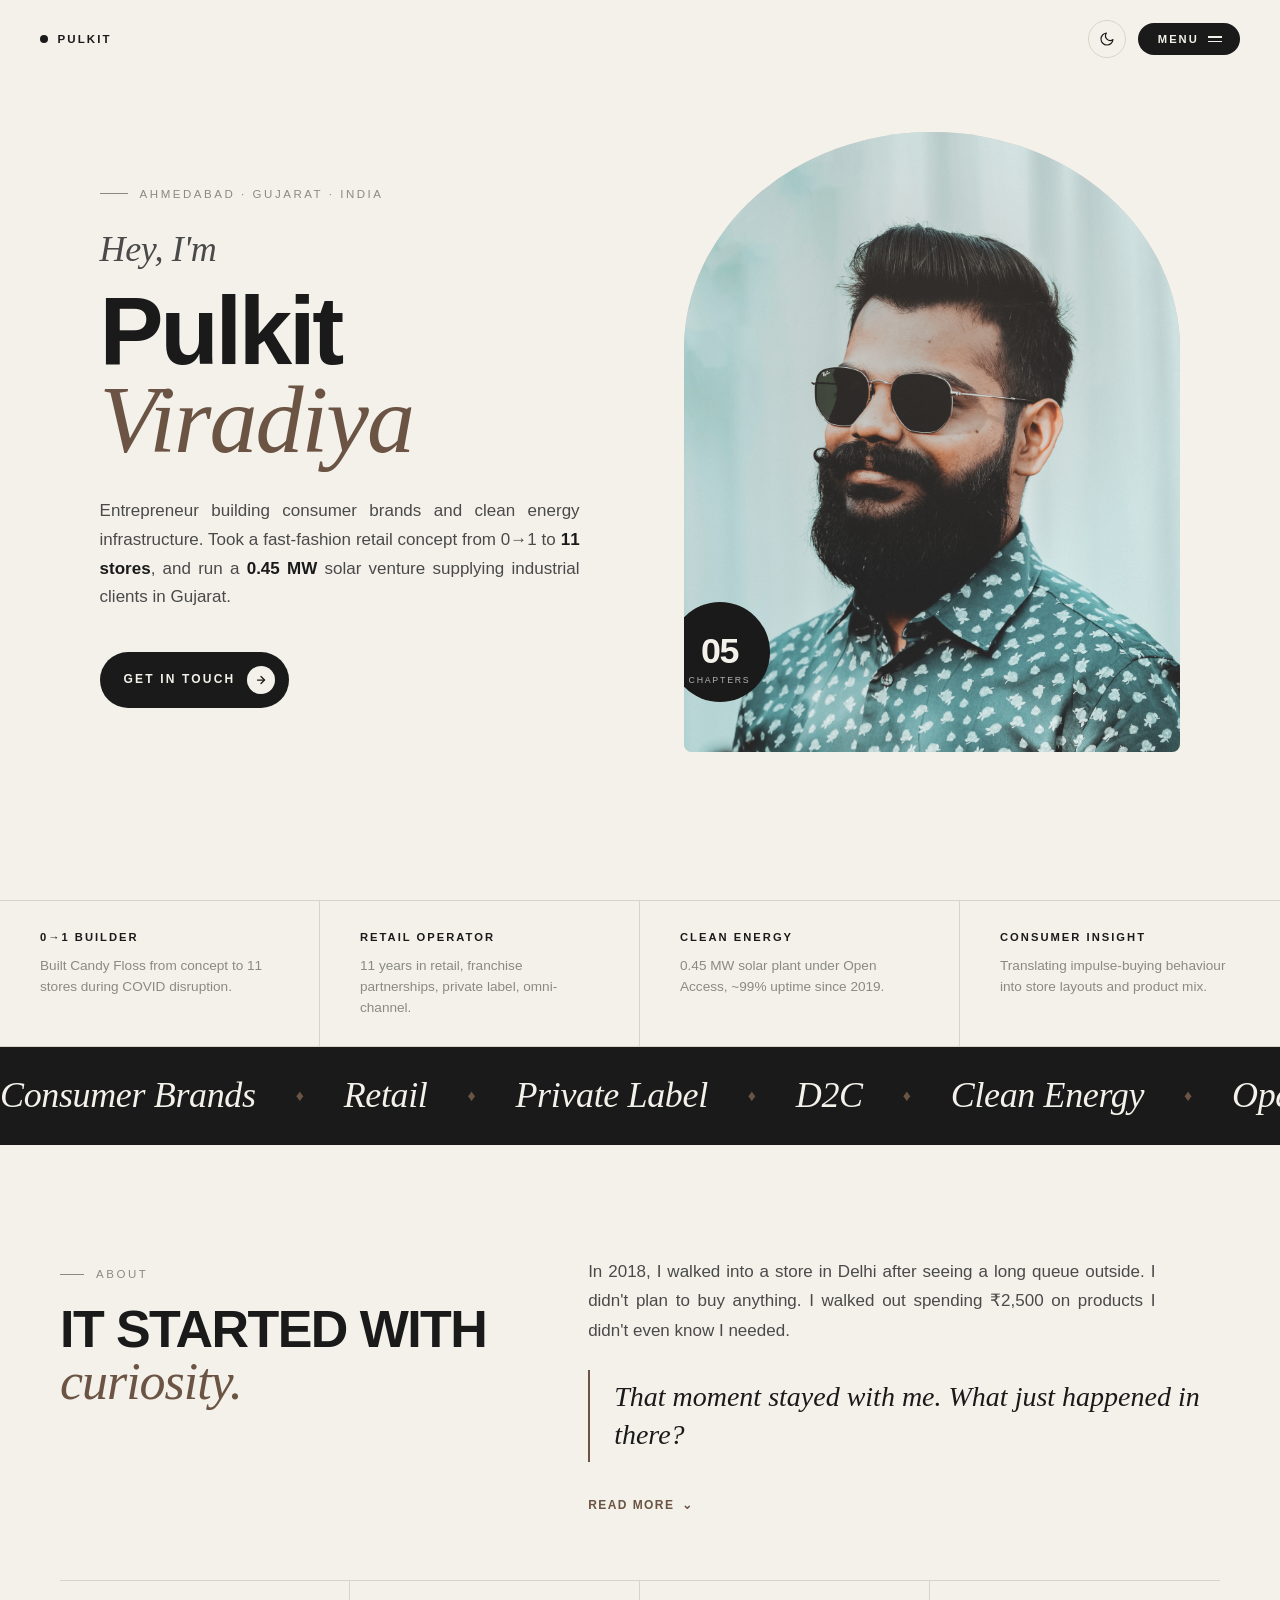
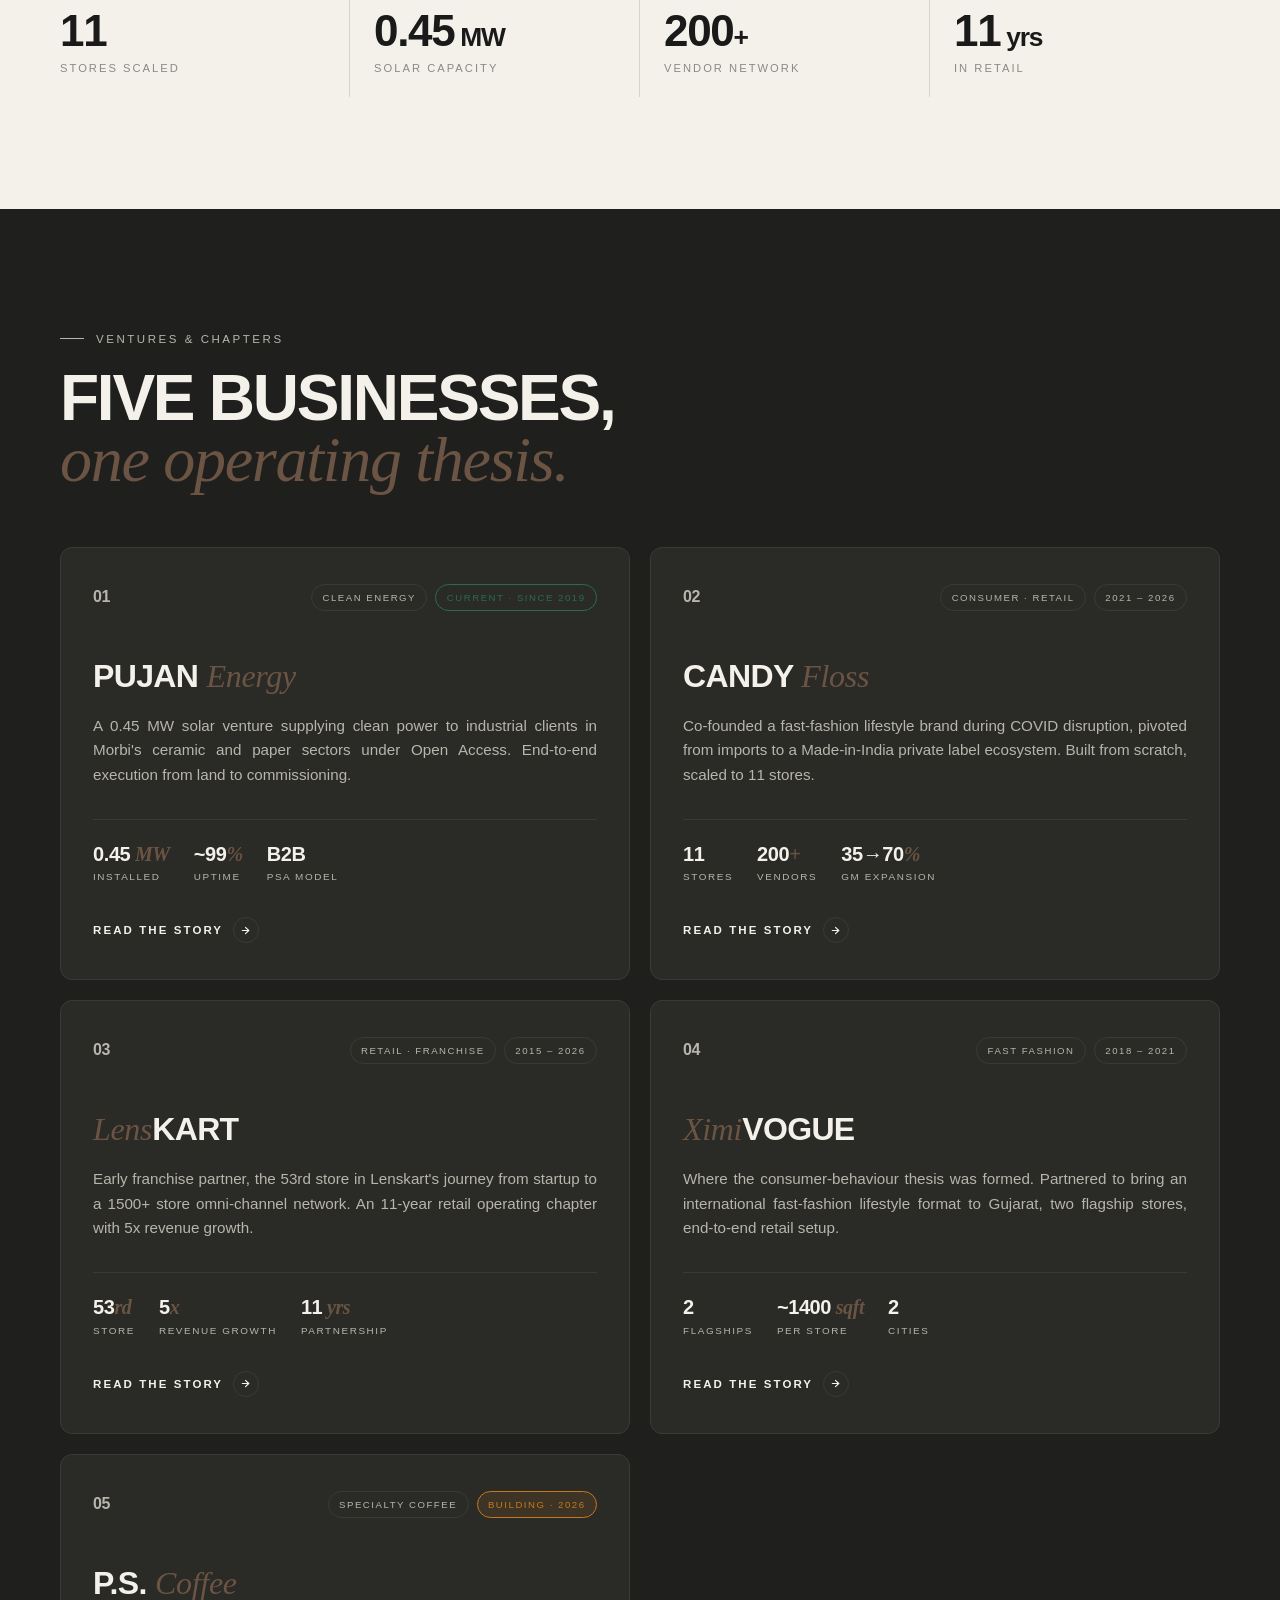
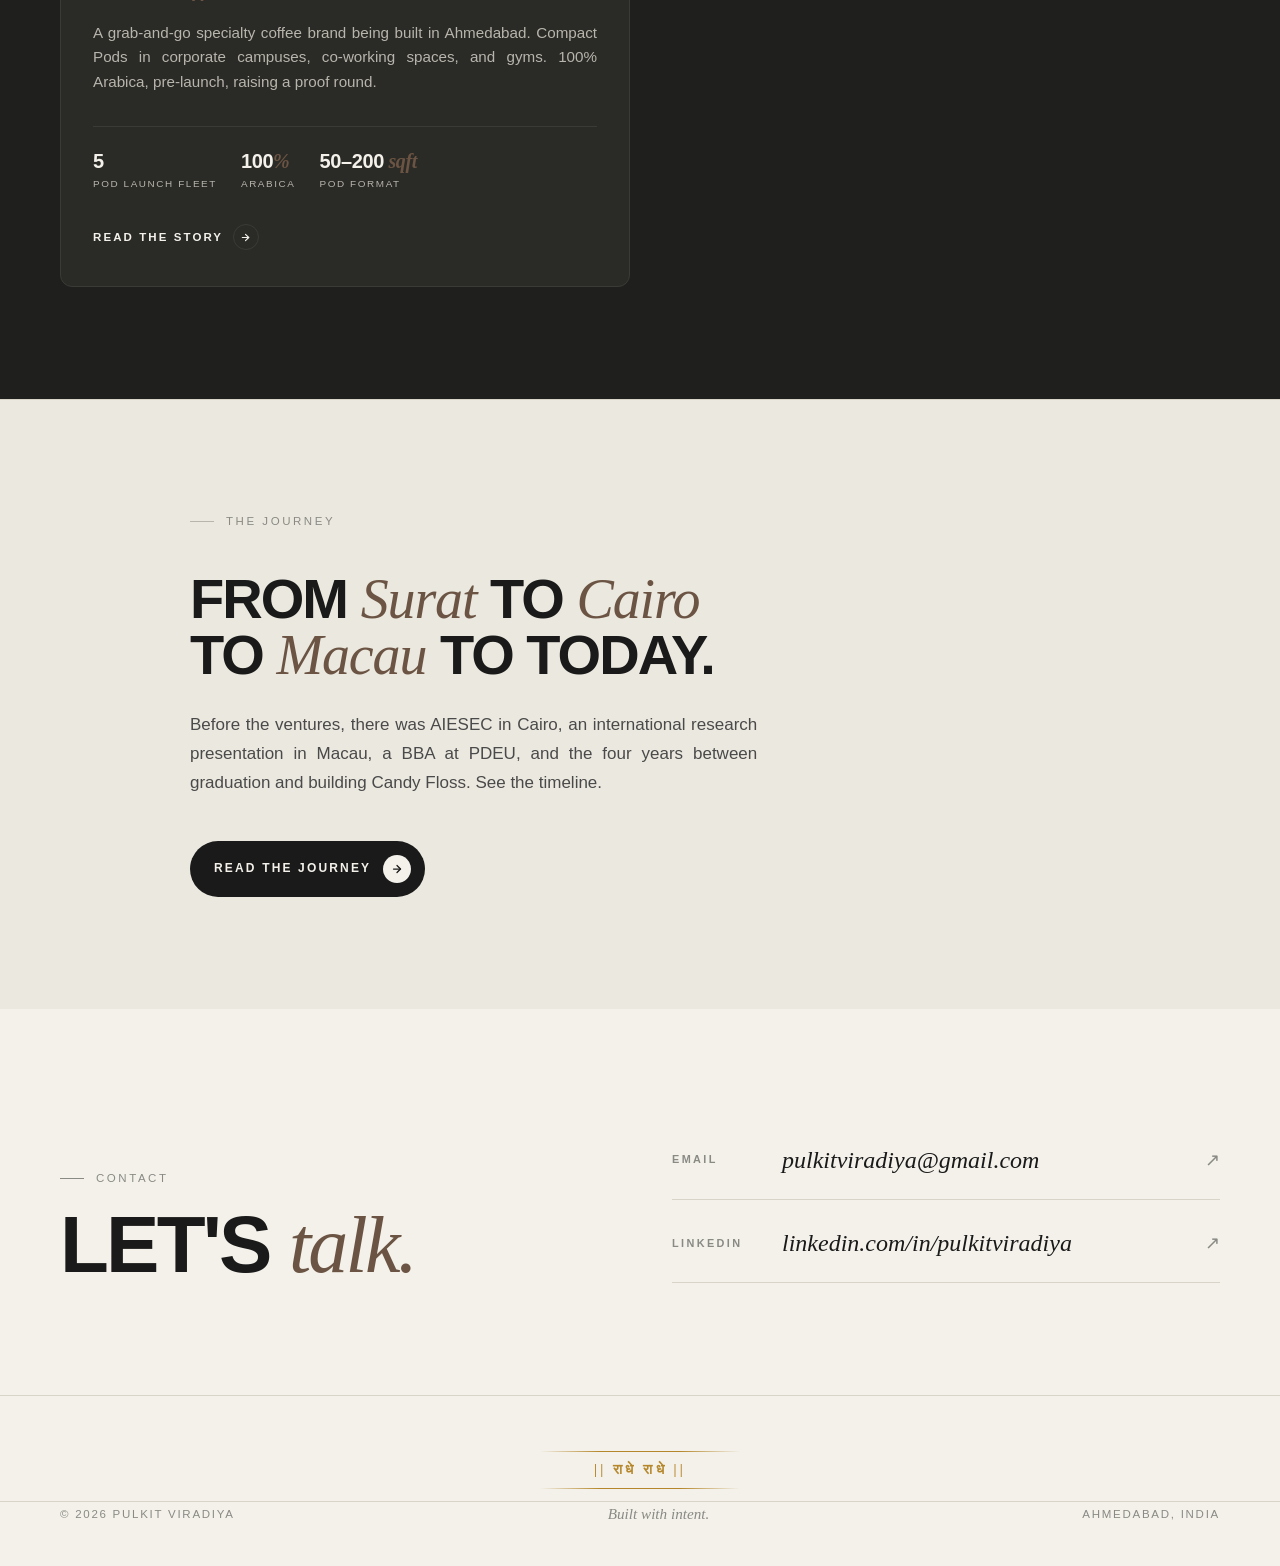
<file: index.html>
<!-- Last updated: May 23, 2026 -->
<!DOCTYPE html>
<html lang="en" data-theme="light">
<head>
<meta charset="UTF-8" />
<meta name="viewport" content="width=device-width, initial-scale=1.0" />
    <meta http-equiv="Content-Security-Policy" content="default-src 'self'; style-src 'self' 'unsafe-inline' https://fonts.googleapis.com; font-src 'self' https://fonts.gstatic.com; script-src 'self' 'unsafe-inline'; img-src 'self' data:; connect-src 'none'; base-uri 'self'; form-action 'none';">
    <meta name="referrer" content="strict-origin-when-cross-origin">
    <meta http-equiv="Permissions-Policy" content="camera=(), microphone=(), geolocation=(), payment=()">
<link rel="icon" type="image/x-icon" href="favicon.ico">
<link rel="icon" type="image/png" sizes="32x32" href="favicon-32x32.png">
<link rel="apple-touch-icon" sizes="180x180" href="apple-touch-icon.png">
<meta name="description" content="Pulkit Viradiya, Entrepreneur building consumer brands and clean energy from Ahmedabad, Gujarat. P.S. Coffee, Candy Floss, Pujan Energy, Lenskart, Ximivogue." />
<title>Pulkit Viradiya, Founder & Operator</title>
<link rel="preconnect" href="https://fonts.googleapis.com">
<link rel="preconnect" href="https://fonts.gstatic.com" crossorigin>
<link href="https://fonts.googleapis.com/css2?family=Cormorant+Garamond:ital,wght@0,400;0,500;0,600;0,700;1,400;1,500;1,600&family=Inter:wght@300;400;500;600;700;800&display=swap" rel="stylesheet">
<style>

  :root {
    --bg: #f3f1ea; --bg-deep: #ebe8df; --bg-card: #ffffff;
    --ink: #1a1a1a; --ink-soft: #4a4a4a; --ink-mute: #8a8a85;
    --line: #d8d4c8;
    --dark-bg: #1f1f1d; --dark-bg-2: #2a2a26;
    --dark-ink: #f3f1ea; --dark-ink-soft: #b8b5ac; --dark-line: #3a3a36;
    --accent: #6b5443;
    --serif: 'Cormorant Garamond', Georgia, serif;
    --sans: 'Inter', -apple-system, BlinkMacSystemFont, sans-serif;
    --maxw: 1240px;
    --pad: clamp(1.25rem, 4vw, 2.5rem);
    --section-pad: clamp(4rem, 9vw, 7rem);
  }
  [data-theme="dark"] {
    --bg: #161614; --bg-deep: #1f1f1d; --bg-card: #1f1f1d;
    --ink: #f3f1ea; --ink-soft: #c9c6bd; --ink-mute: #7a7872;
    --line: #484840; --accent: #c69a7a;
  }
  * { box-sizing: border-box; margin: 0; padding: 0; }
  html { scroll-behavior: smooth; }
  body {
    font-family: var(--sans); background: var(--bg); color: var(--ink);
    line-height: 1.6; font-size: 16px;
    -webkit-font-smoothing: antialiased; -moz-osx-font-smoothing: grayscale;
    transition: background 0.4s, color 0.4s; overflow-x: hidden;
  }
  ::selection { background: var(--ink); color: var(--bg); }
  p { text-align: justify; }
  .container { max-width: var(--maxw); margin: 0 auto; padding: 0 var(--pad); }
  section { padding: var(--section-pad) 0; }

  /* Nav */
  .nav { position: fixed; top: 0; left: 0; right: 0; z-index: 50;
    padding: 1.25rem var(--pad); display: flex; align-items: center;
    justify-content: space-between; transition: background 0.4s, backdrop-filter 0.4s; }
  .nav.scrolled { background: color-mix(in srgb, var(--bg) 85%, transparent);
    backdrop-filter: blur(12px); -webkit-backdrop-filter: blur(12px);
    border-bottom: 1px solid var(--line); }
  .nav-logo { display: inline-flex; align-items: center; gap: 0.6rem;
    text-decoration: none; color: var(--ink); font-size: 0.72rem;
    font-weight: 600; letter-spacing: 0.18em; text-transform: uppercase; }
  .nav-logo .dot { width: 8px; height: 8px; border-radius: 50%; background: var(--ink); }
  .nav-right { display: flex; align-items: center; gap: 0.75rem; }
  .menu-pill { display: inline-flex; align-items: center; gap: 0.6rem;
    background: var(--ink); color: var(--bg); padding: 0.65rem 1.1rem 0.65rem 1.25rem;
    border-radius: 999px; font-size: 0.7rem; font-weight: 600;
    letter-spacing: 0.18em; text-transform: uppercase; border: none;
    cursor: pointer; transition: transform 0.2s; font-family: var(--sans); }
  .menu-pill:hover { transform: translateY(-1px); }
  .menu-pill .lines { display: flex; flex-direction: column; gap: 3px; }
  .menu-pill .lines span { display: block; width: 14px; height: 1.5px; background: var(--bg); }
  .theme-toggle { background: transparent; border: 1px solid var(--line);
    color: var(--ink); width: 38px; height: 38px; border-radius: 50%;
    cursor: pointer; display: inline-flex; align-items: center;
    justify-content: center; transition: border-color 0.2s, transform 0.3s; }
  .theme-toggle:hover { border-color: var(--ink); transform: rotate(20deg); }
  .theme-toggle svg { width: 16px; height: 16px; }
  .theme-toggle .sun { display: none; }
  [data-theme="dark"] .theme-toggle .sun { display: block; }
  [data-theme="dark"] .theme-toggle .moon { display: none; }

  /* Menu overlay */
  .menu-overlay { position: fixed; inset: 0; background: var(--ink);
    color: var(--bg); z-index: 100; display: flex; align-items: center;
    justify-content: center; opacity: 0; pointer-events: none;
    transition: opacity 0.4s; }
  .menu-overlay.open { opacity: 1; pointer-events: auto; }
  .menu-overlay ul { list-style: none; text-align: center;
    display: flex; flex-direction: column; gap: 1.25rem; }
  .menu-overlay a { font-family: var(--serif); font-size: clamp(2.25rem, 7vw, 4.5rem);
    color: var(--bg); text-decoration: none; font-weight: 500;
    line-height: 1; letter-spacing: -0.02em; transition: opacity 0.2s;
    display: inline-block; }
  .menu-overlay a:hover { opacity: 0.6; font-style: italic; }
  .menu-overlay .close { position: absolute; top: 1.5rem; right: 1.5rem;
    background: transparent; border: 1px solid var(--bg); color: var(--bg);
    width: 44px; height: 44px; border-radius: 50%; cursor: pointer;
    font-size: 1.25rem; }

  /* Marquee */
  .marquee { background: var(--ink); color: var(--bg); padding: 1.25rem 0;
    overflow: hidden; white-space: nowrap; }
  .marquee-track { display: inline-flex; animation: marquee 35s linear infinite; will-change: transform; }
  .marquee-group { display: inline-flex; align-items: center; gap: 2.5rem; padding-right: 2.5rem; }
  .marquee span { font-family: var(--serif); font-style: italic;
    font-size: clamp(1.5rem, 3vw, 2.25rem); font-weight: 500; letter-spacing: -0.01em; }
  .marquee .diamond { color: var(--accent); font-family: var(--sans);
    font-style: normal; font-size: 1rem; }
  @keyframes marquee { from { transform: translateX(0); } to { transform: translateX(-50%); } }

  /* Section heading */
  .section-label { font-size: 0.72rem; letter-spacing: 0.22em;
    text-transform: uppercase; color: var(--ink-mute); margin-bottom: 1.25rem;
    display: inline-flex; align-items: center; gap: 0.75rem; }
  .section-label::before { content: ''; width: 24px; height: 1px; background: var(--ink-mute); }

  /* Footer */
  footer { border-top: 1px solid var(--line); padding: 2.5rem 0; }
  .footer-inner { max-width: var(--maxw); margin: 0 auto; padding: 0 var(--pad);
    display: flex; justify-content: space-between; align-items: center;
    flex-wrap: wrap; gap: 1rem; font-size: 0.72rem; color: var(--ink-mute);
    letter-spacing: 0.15em; text-transform: uppercase; font-weight: 500; }
  .footer-inner .mark { font-family: var(--serif); font-style: italic;
    text-transform: none; letter-spacing: 0; font-size: 0.95rem; }
  /* Radhe Radhe */
  .radhe-section { text-align: center; padding: 0.9rem var(--pad) 0.75rem;
    border-bottom: 1px solid var(--line); }
  .radhe-rule { border: none; height: 1px;
    background: linear-gradient(to right, transparent, #b5872a 30%, #b5872a 70%, transparent);
    margin: 0 auto; max-width: 200px; }
  .radhe-text { font-family: var(--serif); font-size: 0.85rem; font-weight: 700;
    letter-spacing: 0.24em; color: #b5872a; padding: 0.45rem 0; display: block; }
  [data-theme="dark"] .radhe-rule { background: linear-gradient(to right, transparent, #e8c46a 30%, #e8c46a 70%, transparent); }
  [data-theme="dark"] .radhe-text { color: #e8c46a; }

  /* Reveal */
  .reveal { opacity: 0; transform: translateY(28px);
    transition: opacity 1s cubic-bezier(0.2, 0.8, 0.2, 1),
                transform 1s cubic-bezier(0.2, 0.8, 0.2, 1); }
  .reveal.in { opacity: 1; transform: translateY(0); }
  .reveal.delay-1 { transition-delay: 0.08s; }
  .reveal.delay-2 { transition-delay: 0.16s; }
  .reveal.delay-3 { transition-delay: 0.24s; }
  .reveal.delay-4 { transition-delay: 0.32s; }

  @media (prefers-reduced-motion: reduce) {
    *, *::before, *::after { animation-duration: 0.01ms !important; transition-duration: 0.01ms !important; }
    .reveal { opacity: 1; transform: none; }
    .marquee-track { animation: none; }
  }


  /* Hero */
  .hero { min-height: 100vh; padding-top: 6rem; display: flex;
    align-items: center; position: relative; }
  .hero-grid { display: grid; grid-template-columns: 1.05fr 1fr;
    gap: clamp(2rem, 5vw, 4rem); align-items: center; width: 100%; }
  @media (max-width: 900px) { .hero-grid { grid-template-columns: 1fr; gap: 2.5rem; } }
  .hero-eyebrow { font-size: 0.72rem; letter-spacing: 0.22em;
    text-transform: uppercase; color: var(--ink-mute); margin-bottom: 1.75rem;
    display: inline-flex; align-items: center; gap: 0.75rem; }
  .hero-eyebrow::before { content: ''; width: 28px; height: 1px; background: var(--ink-mute); }
  .hero h1 { font-family: var(--sans); font-weight: 800;
    font-size: clamp(2.75rem, 7.5vw, 6rem); line-height: 0.92; letter-spacing: -0.035em; }
  .hero h1 .greeting { display: block; font-family: var(--serif);
    font-style: italic; font-weight: 500; font-size: clamp(1.5rem, 3vw, 2.25rem);
    color: var(--ink-soft); letter-spacing: -0.01em; line-height: 1; margin-bottom: 1.25rem; }
  .hero h1 .line { display: block; }
  .hero h1 em { font-family: var(--serif); font-style: italic;
    font-weight: 500; color: var(--accent); letter-spacing: -0.02em; }
  .hero-intro { margin-top: 2rem; font-size: 1.0625rem;
    color: var(--ink-soft); max-width: 480px; line-height: 1.7; }
  .hero-intro strong { color: var(--ink); font-weight: 600; }
  .cta-pill { display: inline-flex; align-items: center; gap: 0.75rem;
    margin-top: 2.5rem; background: var(--ink); color: var(--bg);
    padding: 0.85rem 0.85rem 0.85rem 1.5rem; border-radius: 999px;
    text-decoration: none; font-size: 0.75rem; font-weight: 600;
    letter-spacing: 0.18em; text-transform: uppercase;
    transition: transform 0.3s, box-shadow 0.3s; }
  .cta-pill:hover { transform: translateY(-2px); box-shadow: 0 12px 28px rgba(0,0,0,0.18); }
  .cta-pill .arrow-circle { width: 28px; height: 28px; border-radius: 50%;
    background: var(--bg); color: var(--ink); display: inline-flex;
    align-items: center; justify-content: center; transition: transform 0.3s; }
  .cta-pill:hover .arrow-circle { transform: rotate(-45deg); }

  .hero-portrait { position: relative; aspect-ratio: 4 / 5; max-height: 620px;
    border-radius: 50% 50% 8px 8px / 35% 35% 8px 8px;
    background: linear-gradient(160deg, var(--bg-deep) 0%, #d4cfc1 100%);
    overflow: hidden; display: flex; align-items: flex-end;
    justify-content: center; box-shadow: inset 0 0 0 1px var(--line); }
  [data-theme="dark"] .hero-portrait { background: linear-gradient(160deg, #232320 0%, #2c2c28 100%); }
  .hero-portrait::before { content: ''; position: absolute; inset: 0;
    background: radial-gradient(circle at 50% 30%, color-mix(in srgb, var(--accent) 20%, transparent) 0%, transparent 55%),
                radial-gradient(circle at 30% 70%, color-mix(in srgb, var(--ink) 8%, transparent) 0%, transparent 50%); }
  .portrait-placeholder { position: relative; z-index: 1; text-align: center;
    padding-bottom: 2rem; color: var(--ink-mute); }
  .portrait-placeholder .label { font-size: 0.7rem; letter-spacing: 0.22em;
    text-transform: uppercase; font-weight: 500; }
  .portrait-placeholder .silhouette { width: clamp(180px, 28vw, 280px);
    height: clamp(220px, 35vw, 340px); margin: 0 auto 1rem;
    background: radial-gradient(ellipse 35% 28% at 50% 22%, color-mix(in srgb, var(--ink) 35%, transparent) 0%, transparent 60%),
                radial-gradient(ellipse 55% 45% at 50% 75%, color-mix(in srgb, var(--ink) 30%, transparent) 0%, transparent 65%);
    opacity: 0.4; }
  .hero-badge { position: absolute; bottom: 8%; left: -3%;
    width: clamp(70px, 9vw, 100px); height: clamp(70px, 9vw, 100px);
    border-radius: 50%; background: var(--ink); color: var(--bg);
    display: flex; flex-direction: column; align-items: center;
    justify-content: center; font-family: var(--sans); font-weight: 800;
    font-size: clamp(1.5rem, 2.8vw, 2.25rem); letter-spacing: -0.04em;
    line-height: 1; animation: badgeFloat 6s ease-in-out infinite; z-index: 2; }
  .hero-badge::before { content: '05'; }
  .hero-badge::after { content: 'chapters'; position: absolute; bottom: 18%;
    font-family: var(--sans); font-size: 0.55rem; font-weight: 500;
    letter-spacing: 0.2em; text-transform: uppercase; color: var(--bg); opacity: 0.7; }
  @keyframes badgeFloat {
    0%, 100% { transform: translateY(0) rotate(-5deg); }
    50% { transform: translateY(-10px) rotate(5deg); }
  }

  .feature-row { border-top: 1px solid var(--line); border-bottom: 1px solid var(--line);
    display: grid; grid-template-columns: repeat(4, 1fr); gap: 0; }
  @media (max-width: 800px) { .feature-row { grid-template-columns: repeat(2, 1fr); } }
  .feature { padding: 1.75rem var(--pad); border-right: 1px solid var(--line); }
  .feature:last-child { border-right: none; }
  @media (max-width: 800px) {
    .feature:nth-child(2) { border-right: none; }
    .feature:nth-child(1), .feature:nth-child(2) { border-bottom: 1px solid var(--line); }
  }
  .feature-label { font-size: 0.7rem; letter-spacing: 0.18em;
    text-transform: uppercase; font-weight: 600; color: var(--ink); margin-bottom: 0.5rem; }
  .feature-desc { font-size: 0.85rem; color: var(--ink-mute); line-height: 1.55; }

  .about-grid { display: grid; grid-template-columns: 1fr 1.4fr;
    gap: clamp(2rem, 6vw, 5rem); align-items: start; }
  @media (max-width: 900px) { .about-grid { grid-template-columns: 1fr; gap: 2.5rem; } }
  .about h2 { font-family: var(--sans); font-weight: 800;
    font-size: clamp(2rem, 4.5vw, 3.25rem); line-height: 1.0;
    letter-spacing: -0.03em; text-transform: uppercase; }
  .about h2 em { font-family: var(--serif); font-style: italic;
    font-weight: 500; color: var(--accent); text-transform: none; letter-spacing: -0.02em; }
  .about-prose p { font-size: 1.0625rem; color: var(--ink-soft);
    line-height: 1.75; margin-bottom: 1.5rem; max-width: 60ch; }
  .about-prose p:last-child { margin-bottom: 0; }
  .about-more { max-height: 0; overflow: hidden; opacity: 0;
    transition: max-height 0.55s ease, opacity 0.4s ease; }
  .about-more.open { max-height: 1000px; opacity: 1; }
  .read-more-btn { background: none; border: none; padding: 0; cursor: pointer;
    font-family: var(--sans); font-size: 0.75rem; font-weight: 600;
    letter-spacing: 0.12em; text-transform: uppercase; color: var(--accent);
    display: inline-flex; align-items: center; gap: 0.45rem; margin-top: 0.75rem;
    transition: gap 0.2s ease; }
  .read-more-btn:hover { gap: 0.7rem; }
  .read-more-btn .rm-arrow { display: inline-block; transition: transform 0.35s ease; font-style: normal; }
  .read-more-btn.open .rm-arrow { transform: rotate(180deg); }
  .about-prose strong { color: var(--ink); font-weight: 500; }
  .about-prose .pullquote { font-family: var(--serif); font-style: italic;
    font-weight: 500; font-size: clamp(1.35rem, 2.2vw, 1.75rem);
    line-height: 1.35; color: var(--ink); padding: 0.5rem 0 0.5rem 1.5rem;
    border-left: 2px solid var(--accent); margin: 1.5rem 0; max-width: 50ch; }

  .stats { margin-top: 4rem; display: grid; grid-template-columns: repeat(4, 1fr);
    border-top: 1px solid var(--line); }
  @media (max-width: 700px) { .stats { grid-template-columns: repeat(2, 1fr); } }
  .stat { padding: 1.75rem 1.25rem 1.25rem 1.5rem; border-right: 1px solid var(--line); }
  .stat:first-child { padding-left: 0; }
  .stat:last-child { border-right: none; }
  @media (max-width: 700px) {
    .stat:nth-child(2) { border-right: none; }
    .stat:nth-child(1), .stat:nth-child(2) { border-bottom: 1px solid var(--line); padding-bottom: 1.5rem; }
    .stat:nth-child(3), .stat:nth-child(4) { padding-top: 1.5rem; }
  }
  .stat-num { font-family: var(--sans); font-weight: 800;
    font-size: clamp(2rem, 4vw, 2.75rem); letter-spacing: -0.03em;
    line-height: 1; margin-bottom: 0.4rem; }
  .stat-label { font-size: 0.7rem; letter-spacing: 0.18em;
    text-transform: uppercase; color: var(--ink-mute); font-weight: 500; }

  .ventures { background: var(--dark-bg); color: var(--dark-ink); position: relative; }
  [data-theme="dark"] .ventures { background: var(--dark-bg-2); }
  .ventures .section-label { color: var(--dark-ink-soft); }
  .ventures .section-label::before { background: var(--dark-ink-soft); }
  .ventures h2 { font-family: var(--sans); font-weight: 800;
    font-size: clamp(2.25rem, 5.5vw, 4rem); line-height: 0.95;
    letter-spacing: -0.035em; text-transform: uppercase;
    margin-bottom: 3.5rem; max-width: 900px; }
  .ventures h2 em { font-family: var(--serif); font-style: italic;
    font-weight: 500; color: var(--accent); text-transform: none; letter-spacing: -0.02em; }
  .ventures-grid { display: grid; grid-template-columns: repeat(2, 1fr); gap: 1.25rem; }
  @media (max-width: 900px) { .ventures-grid { grid-template-columns: 1fr; } }

  .venture-card { background: var(--dark-bg-2); border: 1px solid var(--dark-line);
    border-radius: 12px; padding: 2.25rem 2rem; display: flex;
    flex-direction: column; position: relative; overflow: hidden;
    transition: transform 0.5s cubic-bezier(0.2, 0.8, 0.2, 1),
                border-color 0.3s, background 0.4s;
    text-decoration: none; color: inherit; cursor: pointer; }
  [data-theme="dark"] .venture-card { background: #1a1a18; }
  .venture-card:hover { transform: translateY(-6px); border-color: var(--accent); }
  .venture-card::after { content: ''; position: absolute; bottom: 0;
    left: 0; right: 0; height: 1px;
    background: linear-gradient(90deg, transparent, var(--accent), transparent);
    transform: scaleX(0); transition: transform 0.5s cubic-bezier(0.2, 0.8, 0.2, 1); }
  .venture-card:hover::after { transform: scaleX(1); }
  .venture-head { display: flex; justify-content: space-between;
    align-items: flex-start; margin-bottom: 2.5rem; gap: 0.5rem; flex-wrap: wrap; }
  .venture-num { font-family: var(--sans); font-weight: 800; font-size: 1rem;
    letter-spacing: -0.02em; color: var(--dark-ink-soft); }
  .venture-num::before { content: ' '; color: var(--accent); }
  .venture-meta { display: flex; gap: 0.5rem; flex-wrap: wrap; }
  .venture-tag { font-size: 0.6rem; letter-spacing: 0.16em;
    text-transform: uppercase; color: var(--dark-ink-soft);
    border: 1px solid var(--dark-line); padding: 0.3rem 0.65rem;
    border-radius: 999px; font-weight: 500; }
  .venture-tag.status-current { color: var(--accent); border-color: var(--accent); }
  .venture-name { font-family: var(--sans); font-size: clamp(1.5rem, 2.5vw, 2rem);
    font-weight: 700; letter-spacing: -0.02em; margin-bottom: 0.75rem;
    color: var(--dark-ink); text-transform: uppercase; }
  .venture-name em { font-family: var(--serif); font-style: italic;
    font-weight: 500; color: var(--accent); text-transform: none; letter-spacing: -0.01em; }
  .venture-desc { font-size: 0.95rem; color: var(--dark-ink-soft);
    line-height: 1.6; margin-bottom: 2rem; flex-grow: 1; }
  .venture-stats { display: flex; gap: 1.5rem; margin-bottom: 2rem;
    flex-wrap: wrap; padding-top: 1.5rem; border-top: 1px solid var(--dark-line); }
  .venture-stat .num { font-family: var(--sans); font-weight: 700;
    font-size: 1.25rem; letter-spacing: -0.02em; line-height: 1; color: var(--dark-ink); }
  .venture-stat .num em { font-family: var(--serif); font-style: italic; color: var(--accent); }
  .venture-stat .lbl { font-size: 0.62rem; letter-spacing: 0.16em;
    text-transform: uppercase; color: var(--dark-ink-soft);
    margin-top: 0.35rem; font-weight: 500; }
  .venture-link { font-size: 0.72rem; letter-spacing: 0.18em;
    text-transform: uppercase; color: var(--dark-ink); text-decoration: none;
    font-weight: 600; display: inline-flex; align-items: center;
    gap: 0.6rem; align-self: flex-start; }
  .venture-link .arrow-circle { width: 26px; height: 26px; border-radius: 50%;
    border: 1px solid var(--dark-line); display: inline-flex;
    align-items: center; justify-content: center;
    transition: transform 0.3s, background 0.3s, color 0.3s, border-color 0.3s;
    font-size: 0.85rem; }
  .venture-card:hover .venture-link .arrow-circle { background: var(--accent);
    border-color: var(--accent); color: var(--dark-bg); transform: rotate(-45deg); }

  .contact-grid { display: grid; grid-template-columns: 1fr 1fr;
    gap: clamp(2rem, 5vw, 4rem); align-items: end; }
  @media (max-width: 800px) { .contact-grid { grid-template-columns: 1fr; gap: 2rem; align-items: start; } }
  .contact h2 { font-family: var(--sans); font-weight: 800;
    font-size: clamp(2.5rem, 7vw, 5rem); line-height: 0.95;
    letter-spacing: -0.035em; text-transform: uppercase; }
  .contact h2 em { font-family: var(--serif); font-style: italic;
    font-weight: 500; color: var(--accent); text-transform: none; }
  .contact-list { list-style: none; display: flex; flex-direction: column; gap: 0.25rem; }
  .contact-list a { display: flex; align-items: center; gap: 1.25rem;
    padding: 1.25rem 0; color: var(--ink); text-decoration: none;
    border-bottom: 1px solid var(--line);
    transition: padding-left 0.3s, border-color 0.3s; }
  .contact-list a:hover { padding-left: 0.75rem; border-bottom-color: var(--ink); }
  .contact-list .label { font-size: 0.68rem; letter-spacing: 0.22em;
    text-transform: uppercase; color: var(--ink-mute); min-width: 90px; font-weight: 600; }
  .contact-list .value { font-family: var(--serif); font-style: italic;
    font-size: clamp(1.125rem, 2vw, 1.5rem); flex-grow: 1; font-weight: 500; color: var(--ink); }
  .contact-list .arrow { color: var(--ink-mute);
    transition: transform 0.3s, color 0.3s; font-size: 1.1rem; }
  .contact-list a:hover .arrow { transform: translateX(4px) translateY(-4px); color: var(--accent); }


  /* Per-venture card accent colours */
  a[href="pujan-energy.html"].venture-card:hover { border-color: #2d6a4f; }
  a[href="pujan-energy.html"].venture-card::after { background: linear-gradient(90deg, transparent, #2d6a4f, transparent); }
  a[href="pujan-energy.html"].venture-card:hover .venture-link .arrow-circle { background: #2d6a4f; border-color: #2d6a4f; }
  a[href="pujan-energy.html"] .venture-tag.status-current { color: #2d6a4f; border-color: #2d6a4f; }
  a[href="candy-floss.html"].venture-card:hover { border-color: #c45c8a; }
  a[href="candy-floss.html"].venture-card::after { background: linear-gradient(90deg, transparent, #c45c8a, transparent); }
  a[href="candy-floss.html"].venture-card:hover .venture-link .arrow-circle { background: #c45c8a; border-color: #c45c8a; }
  a[href="lenskart.html"].venture-card:hover { border-color: #2563a8; }
  a[href="lenskart.html"].venture-card::after { background: linear-gradient(90deg, transparent, #2563a8, transparent); }
  a[href="lenskart.html"].venture-card:hover .venture-link .arrow-circle { background: #2563a8; border-color: #2563a8; }
  a[href="ximivogue.html"].venture-card:hover { border-color: #b45309; }
  a[href="ximivogue.html"].venture-card::after { background: linear-gradient(90deg, transparent, #b45309, transparent); }
  a[href="ximivogue.html"].venture-card:hover .venture-link .arrow-circle { background: #b45309; border-color: #b45309; }
  a[href="ps-coffee.html"].venture-card:hover { border-color: #c47820; }
  a[href="ps-coffee.html"].venture-card::after { background: linear-gradient(90deg, transparent, #c47820, transparent); }
  a[href="ps-coffee.html"].venture-card:hover .venture-link .arrow-circle { background: #c47820; border-color: #c47820; }
  a[href="ps-coffee.html"] .venture-tag.status-current { color: #c47820; border-color: #c47820; background: rgba(196,120,32,0.12); }
  /* end card colours */

</style>
</head>
<body>

<nav class="nav" id="nav">
  <a href="index.html" class="nav-logo"><span class="dot"></span> Pulkit</a>
  <div class="nav-right">
    <button class="theme-toggle" id="themeToggle" aria-label="Toggle theme">
      <svg class="moon" viewBox="0 0 24 24" fill="none" stroke="currentColor" stroke-width="1.75" stroke-linecap="round" stroke-linejoin="round"><path d="M21 12.79A9 9 0 1 1 11.21 3 7 7 0 0 0 21 12.79z"/></svg>
      <svg class="sun" viewBox="0 0 24 24" fill="none" stroke="currentColor" stroke-width="1.75" stroke-linecap="round" stroke-linejoin="round"><circle cx="12" cy="12" r="4"/><path d="M12 2v2M12 20v2M4.93 4.93l1.41 1.41M17.66 17.66l1.41 1.41M2 12h2M20 12h2M4.93 19.07l1.41-1.41M17.66 6.34l1.41-1.41"/></svg>
    </button>
    <button class="menu-pill" id="menuOpen" aria-label="Open menu">Menu <span class="lines"><span></span><span></span></span></button>
  </div>
</nav>

<div class="menu-overlay" id="menuOverlay" aria-hidden="true">
  <button class="close" id="menuClose" aria-label="Close menu">&times;</button>
  <ul>
    <li><a href="index.html#about" data-menu-link>About</a></li>
    <li><a href="journey.html" data-menu-link>Journey</a></li>
    <li><a href="index.html#ventures" data-menu-link>Ventures</a></li>
    <li><a href="ps-coffee.html" data-menu-link>P.S. Coffee</a></li>
    <li><a href="pujan-energy.html" data-menu-link>Pujan Energy</a></li>
    <li><a href="candy-floss.html" data-menu-link>Candy Floss</a></li>
    <li><a href="lenskart.html" data-menu-link>Lenskart</a></li>
    <li><a href="ximivogue.html" data-menu-link>Ximivogue</a></li>
    <li><a href="index.html#contact" data-menu-link>Contact</a></li>
  </ul>
</div>

<main id="top">

  <section class="hero">
    <div class="container">
      <div class="hero-grid">
        <div>
          <div class="hero-eyebrow reveal">Ahmedabad &middot; Gujarat &middot; India</div>
          <h1 class="reveal delay-1">
            <span class="greeting">Hey, I'm</span>
            <span class="line">Pulkit</span>
            <span class="line"><em>Viradiya</em></span>
          </h1>
          <p class="hero-intro reveal delay-2">
            Entrepreneur building consumer brands and clean energy infrastructure. Took a fast-fashion retail concept from 0&rarr;1 to <strong>11 stores</strong>, and run a <strong>0.45 MW</strong> solar venture supplying industrial clients in Gujarat.
          </p>
          <a href="#contact" class="cta-pill reveal delay-3">
            Get in touch
            <span class="arrow-circle">
              <svg width="12" height="12" viewBox="0 0 24 24" fill="none" stroke="currentColor" stroke-width="2.5" stroke-linecap="round" stroke-linejoin="round"><line x1="5" y1="12" x2="19" y2="12"/><polyline points="12 5 19 12 12 19"/></svg>
            </span>
          </a>
        </div>
        <div class="hero-portrait reveal delay-2" aria-label="Portrait placeholder">
          <img src="pulkit.jpg" alt="Pulkit Viradiya"
            style="width:100%;height:100%;object-fit:cover;object-position:center top;">
          <div class="hero-badge" aria-hidden="true"></div>
        </div>
      </div>
    </div>
  </section>

  <div class="feature-row reveal">
    <div class="feature">
      <div class="feature-label">0&rarr;1 Builder</div>
      <div class="feature-desc">Built Candy Floss from concept to 11 stores during COVID disruption.</div>
    </div>
    <div class="feature">
      <div class="feature-label">Retail Operator</div>
      <div class="feature-desc">11 years in retail, franchise partnerships, private label, omni-channel.</div>
    </div>
    <div class="feature">
      <div class="feature-label">Clean Energy</div>
      <div class="feature-desc">0.45 MW solar plant under Open Access, ~99% uptime since 2019.</div>
    </div>
    <div class="feature">
      <div class="feature-label">Consumer Insight</div>
      <div class="feature-desc">Translating impulse-buying behaviour into store layouts and product mix.</div>
    </div>
  </div>

  <div class="marquee" aria-hidden="true">
    <div class="marquee-track">
      <div class="marquee-group">
        <span>Consumer Brands</span><span class="diamond">&diams;</span>
        <span><em>Retail</em></span><span class="diamond">&diams;</span>
        <span>Private Label</span><span class="diamond">&diams;</span>
        <span><em>D2C</em></span><span class="diamond">&diams;</span>
        <span>Clean Energy</span><span class="diamond">&diams;</span>
        <span><em>Operations</em></span><span class="diamond">&diams;</span>
      </div>
      <div class="marquee-group">
        <span>Consumer Brands</span><span class="diamond">&diams;</span>
        <span><em>Retail</em></span><span class="diamond">&diams;</span>
        <span>Private Label</span><span class="diamond">&diams;</span>
        <span><em>D2C</em></span><span class="diamond">&diams;</span>
        <span>Clean Energy</span><span class="diamond">&diams;</span>
        <span><em>Operations</em></span><span class="diamond">&diams;</span>
      </div>
    </div>
  </div>

  <section class="about" id="about">
    <div class="container">
      <div class="about-grid">
        <div class="reveal">
          <div class="section-label">About</div>
          <h2>It started with<br><em>curiosity.</em></h2>
        </div>
        <div class="about-prose reveal delay-1">
          <p>In 2018, I walked into a store in Delhi after seeing a long queue outside. I didn't plan to buy anything. I walked out spending &#8377;2,500 on products I didn't even know I needed.</p>

          <div class="pullquote">That moment stayed with me. What just happened in there?</div>

          <div class="about-more" id="aboutMore">
            <p>The question led me deep into consumer behaviour, impulse buying, and how retail experiences are designed. I partnered to bring a fast-fashion lifestyle format to Gujarat, opened stores in Vadodara and Surat, and learned what actually drives customers inside a retail space.</p>

            <p>Then COVID hit. Imports shut down. What could have been a setback became an opening, instead of waiting for supply chains to recover, we decided to build our own brand. That's how <strong>Candy Floss</strong> was born: a 0&rarr;1 build across brand identity, product development, vendor networks, store experience, and everything in between. We scaled to <strong>11 stores</strong>, built a <strong>200+ vendor</strong> ecosystem, expanded into Phoenix and Palladium malls, and grew gross margins from 35% to 70% through private label and supply-chain control.</p>

            <p>Alongside the retail work, I co-founded <strong>Pujan Energy</strong> in 2019, a 0.45 MW solar venture supplying clean power under Open Access to ceramic and paper mill clients in Morbi. Different industry, same operating discipline: end-to-end execution, regulatory navigation, and the slow work of building something that runs at ~99% uptime year after year.</p>

            <p>Through all of it, one belief has stayed constant: <strong>businesses don't grow just by selling products. They grow by understanding people.</strong> Most of my work is translating that understanding into execution, store layouts, product mix, pricing, customer experience, or in solar's case, the right plant configuration for industrial loads.</p>

            <p>Lately I've been experimenting with AI to simplify workflows and create leverage in day-to-day operations. What I lack in technical skills, I make up for with curiosity and a strong willingness to learn. Outside work: pour-over coffee every morning, podcasts, and a long-running habit of breaking down brands to understand what makes them tick.</p>
          </div>

          <button class="read-more-btn" id="readMoreBtn" aria-expanded="false" aria-controls="aboutMore">
            Read more <em class="rm-arrow">&#8964;</em>
          </button>
        </div>
      </div>

      <div class="stats reveal delay-2">
        <div class="stat">
          <div class="stat-num">11</div>
          <div class="stat-label">Stores scaled</div>
        </div>
        <div class="stat">
          <div class="stat-num">0.45<span style="font-size:0.6em;"> MW</span></div>
          <div class="stat-label">Solar capacity</div>
        </div>
        <div class="stat">
          <div class="stat-num">200<span style="font-size:0.6em;">+</span></div>
          <div class="stat-label">Vendor network</div>
        </div>
        <div class="stat">
          <div class="stat-num">11<span style="font-size:0.6em;"> yrs</span></div>
          <div class="stat-label">In retail</div>
        </div>
      </div>
    </div>
  </section>

  <section class="ventures" id="ventures">
    <div class="container">
      <div class="reveal">
        <div class="section-label">Ventures &amp; Chapters</div>
        <h2>Five businesses,<br><em>one operating thesis.</em></h2>
      </div>
      <div class="ventures-grid">

        <a href="pujan-energy.html" class="venture-card reveal delay-1">
          <div class="venture-head">
            <span class="venture-num">01</span>
            <div class="venture-meta">
              <span class="venture-tag">Clean Energy</span>
              <span class="venture-tag status-current">Current &middot; Since 2019</span>
            </div>
          </div>
          <h3 class="venture-name">Pujan <em>Energy</em></h3>
          <p class="venture-desc">A 0.45 MW solar venture supplying clean power to industrial clients in Morbi's ceramic and paper sectors under Open Access. End-to-end execution from land to commissioning.</p>
          <div class="venture-stats">
            <div class="venture-stat"><div class="num">0.45<em> MW</em></div><div class="lbl">Installed</div></div>
            <div class="venture-stat"><div class="num">~99<em>%</em></div><div class="lbl">Uptime</div></div>
            <div class="venture-stat"><div class="num">B2B</div><div class="lbl">PSA model</div></div>
          </div>
          <span class="venture-link">Read the story
            <span class="arrow-circle">
              <svg width="11" height="11" viewBox="0 0 24 24" fill="none" stroke="currentColor" stroke-width="2.5" stroke-linecap="round" stroke-linejoin="round"><line x1="5" y1="12" x2="19" y2="12"/><polyline points="12 5 19 12 12 19"/></svg>
            </span>
          </span>
        </a>

        <a href="candy-floss.html" class="venture-card reveal delay-2">
          <div class="venture-head">
            <span class="venture-num">02</span>
            <div class="venture-meta">
              <span class="venture-tag">Consumer &middot; Retail</span>
              <span class="venture-tag">2021 &ndash; 2026</span>
            </div>
          </div>
          <h3 class="venture-name">Candy <em>Floss</em></h3>
          <p class="venture-desc">Co-founded a fast-fashion lifestyle brand during COVID disruption, pivoted from imports to a Made-in-India private label ecosystem. Built from scratch, scaled to 11 stores.</p>
          <div class="venture-stats">
            <div class="venture-stat"><div class="num">11</div><div class="lbl">Stores</div></div>
            <div class="venture-stat"><div class="num">200<em>+</em></div><div class="lbl">Vendors</div></div>
            <div class="venture-stat"><div class="num">35&rarr;70<em>%</em></div><div class="lbl">GM expansion</div></div>
          </div>
          <span class="venture-link">Read the story
            <span class="arrow-circle">
              <svg width="11" height="11" viewBox="0 0 24 24" fill="none" stroke="currentColor" stroke-width="2.5" stroke-linecap="round" stroke-linejoin="round"><line x1="5" y1="12" x2="19" y2="12"/><polyline points="12 5 19 12 12 19"/></svg>
            </span>
          </span>
        </a>

        <a href="lenskart.html" class="venture-card reveal delay-3">
          <div class="venture-head">
            <span class="venture-num">03</span>
            <div class="venture-meta">
              <span class="venture-tag">Retail &middot; Franchise</span>
              <span class="venture-tag">2015 &ndash; 2026</span>
            </div>
          </div>
          <h3 class="venture-name"><em>Lens</em>kart</h3>
          <p class="venture-desc">Early franchise partner, the 53rd store in Lenskart's journey from startup to a 1500+ store omni-channel network. An 11-year retail operating chapter with 5x revenue growth.</p>
          <div class="venture-stats">
            <div class="venture-stat"><div class="num">53<em>rd</em></div><div class="lbl">Store</div></div>
            <div class="venture-stat"><div class="num">5<em>x</em></div><div class="lbl">Revenue growth</div></div>
            <div class="venture-stat"><div class="num">11<em> yrs</em></div><div class="lbl">Partnership</div></div>
          </div>
          <span class="venture-link">Read the story
            <span class="arrow-circle">
              <svg width="11" height="11" viewBox="0 0 24 24" fill="none" stroke="currentColor" stroke-width="2.5" stroke-linecap="round" stroke-linejoin="round"><line x1="5" y1="12" x2="19" y2="12"/><polyline points="12 5 19 12 12 19"/></svg>
            </span>
          </span>
        </a>

        <a href="ximivogue.html" class="venture-card reveal delay-4">
          <div class="venture-head">
            <span class="venture-num">04</span>
            <div class="venture-meta">
              <span class="venture-tag">Fast Fashion</span>
              <span class="venture-tag">2018 &ndash; 2021</span>
            </div>
          </div>
          <h3 class="venture-name"><em>Ximi</em>vogue</h3>
          <p class="venture-desc">Where the consumer-behaviour thesis was formed. Partnered to bring an international fast-fashion lifestyle format to Gujarat, two flagship stores, end-to-end retail setup.</p>
          <div class="venture-stats">
            <div class="venture-stat"><div class="num">2</div><div class="lbl">Flagships</div></div>
            <div class="venture-stat"><div class="num">~1400<em> sqft</em></div><div class="lbl">Per store</div></div>
            <div class="venture-stat"><div class="num">2</div><div class="lbl">Cities</div></div>
          </div>
          <span class="venture-link">Read the story
            <span class="arrow-circle">
              <svg width="11" height="11" viewBox="0 0 24 24" fill="none" stroke="currentColor" stroke-width="2.5" stroke-linecap="round" stroke-linejoin="round"><line x1="5" y1="12" x2="19" y2="12"/><polyline points="12 5 19 12 12 19"/></svg>
            </span>
          </span>
        </a>

        <a href="ps-coffee.html" class="venture-card reveal delay-1">
          <div class="venture-head">
            <span class="venture-num">05</span>
            <div class="venture-meta">
              <span class="venture-tag">Specialty Coffee</span>
              <span class="venture-tag status-current">Building &middot; 2026</span>
            </div>
          </div>
          <h3 class="venture-name">P.S. <em>Coffee</em></h3>
          <p class="venture-desc">A grab-and-go specialty coffee brand being built in Ahmedabad. Compact Pods in corporate campuses, co-working spaces, and gyms. 100% Arabica, pre-launch, raising a proof round.</p>
          <div class="venture-stats">
            <div class="venture-stat"><div class="num">5</div><div class="lbl">Pod launch fleet</div></div>
            <div class="venture-stat"><div class="num">100<em>%</em></div><div class="lbl">Arabica</div></div>
            <div class="venture-stat"><div class="num">50&ndash;200<em> sqft</em></div><div class="lbl">Pod format</div></div>
          </div>
          <span class="venture-link">Read the story
            <span class="arrow-circle">
              <svg width="11" height="11" viewBox="0 0 24 24" fill="none" stroke="currentColor" stroke-width="2.5" stroke-linecap="round" stroke-linejoin="round"><line x1="5" y1="12" x2="19" y2="12"/><polyline points="12 5 19 12 12 19"/></svg>
            </span>
          </span>
        </a>

      </div>
    </div>
  </section>


  <!-- Journey teaser -->
  <section class="ventures" id="journey-teaser" style="background: var(--bg-deep); color: var(--ink); border-top: 1px solid var(--line);">
    <div class="container">
      <div class="reveal" style="display: flex; flex-direction: column; gap: 1.25rem; max-width: 900px; margin: 0 auto;">
        <div class="section-label" style="color: var(--ink-mute); justify-content: flex-start;">The journey</div>
        <h2 style="color: var(--ink); font-family: var(--sans); font-weight: 800; font-size: clamp(2rem, 5vw, 3.5rem); line-height: 1.0; letter-spacing: -0.035em; text-transform: uppercase; margin: 0;">From <em style="font-family: var(--serif); font-style: italic; font-weight: 500; color: var(--accent); text-transform: none; letter-spacing: -0.02em;">Surat</em> to <em style="font-family: var(--serif); font-style: italic; font-weight: 500; color: var(--accent); text-transform: none; letter-spacing: -0.02em;">Cairo</em><br>to <em style="font-family: var(--serif); font-style: italic; font-weight: 500; color: var(--accent); text-transform: none; letter-spacing: -0.02em;">Macau</em> to today.</h2>
        <p style="font-size: 1.0625rem; color: var(--ink-soft); line-height: 1.7; max-width: 60ch; margin-top: 0.5rem;">
          Before the ventures, there was AIESEC in Cairo, an international research presentation in Macau, a BBA at PDEU, and the four years between graduation and building Candy Floss. See the timeline.
        </p>
        <a href="journey.html" class="cta-pill" style="margin-top: 1.5rem; align-self: flex-start;">
          Read the journey
          <span class="arrow-circle">
            <svg width="12" height="12" viewBox="0 0 24 24" fill="none" stroke="currentColor" stroke-width="2.5" stroke-linecap="round" stroke-linejoin="round"><line x1="5" y1="12" x2="19" y2="12"/><polyline points="12 5 19 12 12 19"/></svg>
          </span>
        </a>
      </div>
    </div>
  </section>

  <section class="contact" id="contact">
    <div class="container">
      <div class="contact-grid">
        <div class="reveal">
          <div class="section-label">Contact</div>
          <h2>Let's <em>talk.</em></h2>
        </div>
        <ul class="contact-list reveal delay-1">
          <li>
            <a href="mailto:p&#117;lkit&#118;iradiya&#64;gmail&#46;com">
              <span class="label">Email</span>
              <span class="value">p&#117;lkit&#118;iradiya&#64;gmail&#46;com</span>
              <span class="arrow">&#8599;</span>
            </a>
          </li>
          <li>
            <a href="https://www.linkedin.com/in/pulkitviradiya" target="_blank" rel="noopener">
              <span class="label">LinkedIn</span>
              <span class="value">linkedin.com/in/pulkitviradiya</span>
              <span class="arrow">&#8599;</span>
            </a>
          </li>
        </ul>
      </div>
    </div>
  </section>

</main>

<footer>
  <div class="radhe-section">
    <hr class="radhe-rule">
    <span class="radhe-text">|| राधे राधे ||</span>
    <hr class="radhe-rule">
  </div>
  <div class="footer-inner">
    <span>&copy; <span id="year"></span> Pulkit Viradiya</span>
    <span class="mark">Built with intent.</span>
    <span>Ahmedabad, India</span>
  </div>
</footer>

<script>
  document.getElementById('year').textContent = new Date().getFullYear();
  const root = document.documentElement;
  const toggle = document.getElementById('themeToggle');
  const stored = localStorage.getItem('theme');
  const prefersDark = window.matchMedia('(prefers-color-scheme: dark)').matches;
  if (stored) root.setAttribute('data-theme', stored);
  else if (prefersDark) root.setAttribute('data-theme', 'dark');
  toggle.addEventListener('click', () => {
    const next = root.getAttribute('data-theme') === 'dark' ? 'light' : 'dark';
    root.setAttribute('data-theme', next);
    localStorage.setItem('theme', next);
  });
  const nav = document.getElementById('nav');
  const onScroll = () => { nav.classList.toggle('scrolled', window.scrollY > 20); };
  onScroll(); window.addEventListener('scroll', onScroll, { passive: true });
  const menuOverlay = document.getElementById('menuOverlay');
  document.getElementById('menuOpen').addEventListener('click', () => {
    menuOverlay.classList.add('open'); document.body.style.overflow = 'hidden';
  });
  document.getElementById('menuClose').addEventListener('click', () => {
    menuOverlay.classList.remove('open'); document.body.style.overflow = '';
  });
  document.querySelectorAll('[data-menu-link]').forEach(a => a.addEventListener('click', () => {
    menuOverlay.classList.remove('open'); document.body.style.overflow = '';
  }));
  document.addEventListener('keydown', (e) => { if (e.key === 'Escape') { menuOverlay.classList.remove('open'); document.body.style.overflow = ''; } });
  const io = new IntersectionObserver((entries) => {
    entries.forEach(entry => { if (entry.isIntersecting) { entry.target.classList.add('in'); io.unobserve(entry.target); } });
  }, { threshold: 0.12, rootMargin: '0px 0px -40px 0px' });
  document.querySelectorAll('.reveal').forEach(el => io.observe(el));
  const readMoreBtn = document.getElementById('readMoreBtn');
  const aboutMore = document.getElementById('aboutMore');
  readMoreBtn.addEventListener('click', () => {
    const isOpen = aboutMore.classList.toggle('open');
    readMoreBtn.classList.toggle('open', isOpen);
    readMoreBtn.setAttribute('aria-expanded', isOpen);
    readMoreBtn.innerHTML = isOpen ? 'Read less <em class="rm-arrow" style="transform:rotate(180deg)">&#8964;</em>' : 'Read more <em class="rm-arrow">&#8964;</em>';
  });
</script>

</body>
</html>
</file>
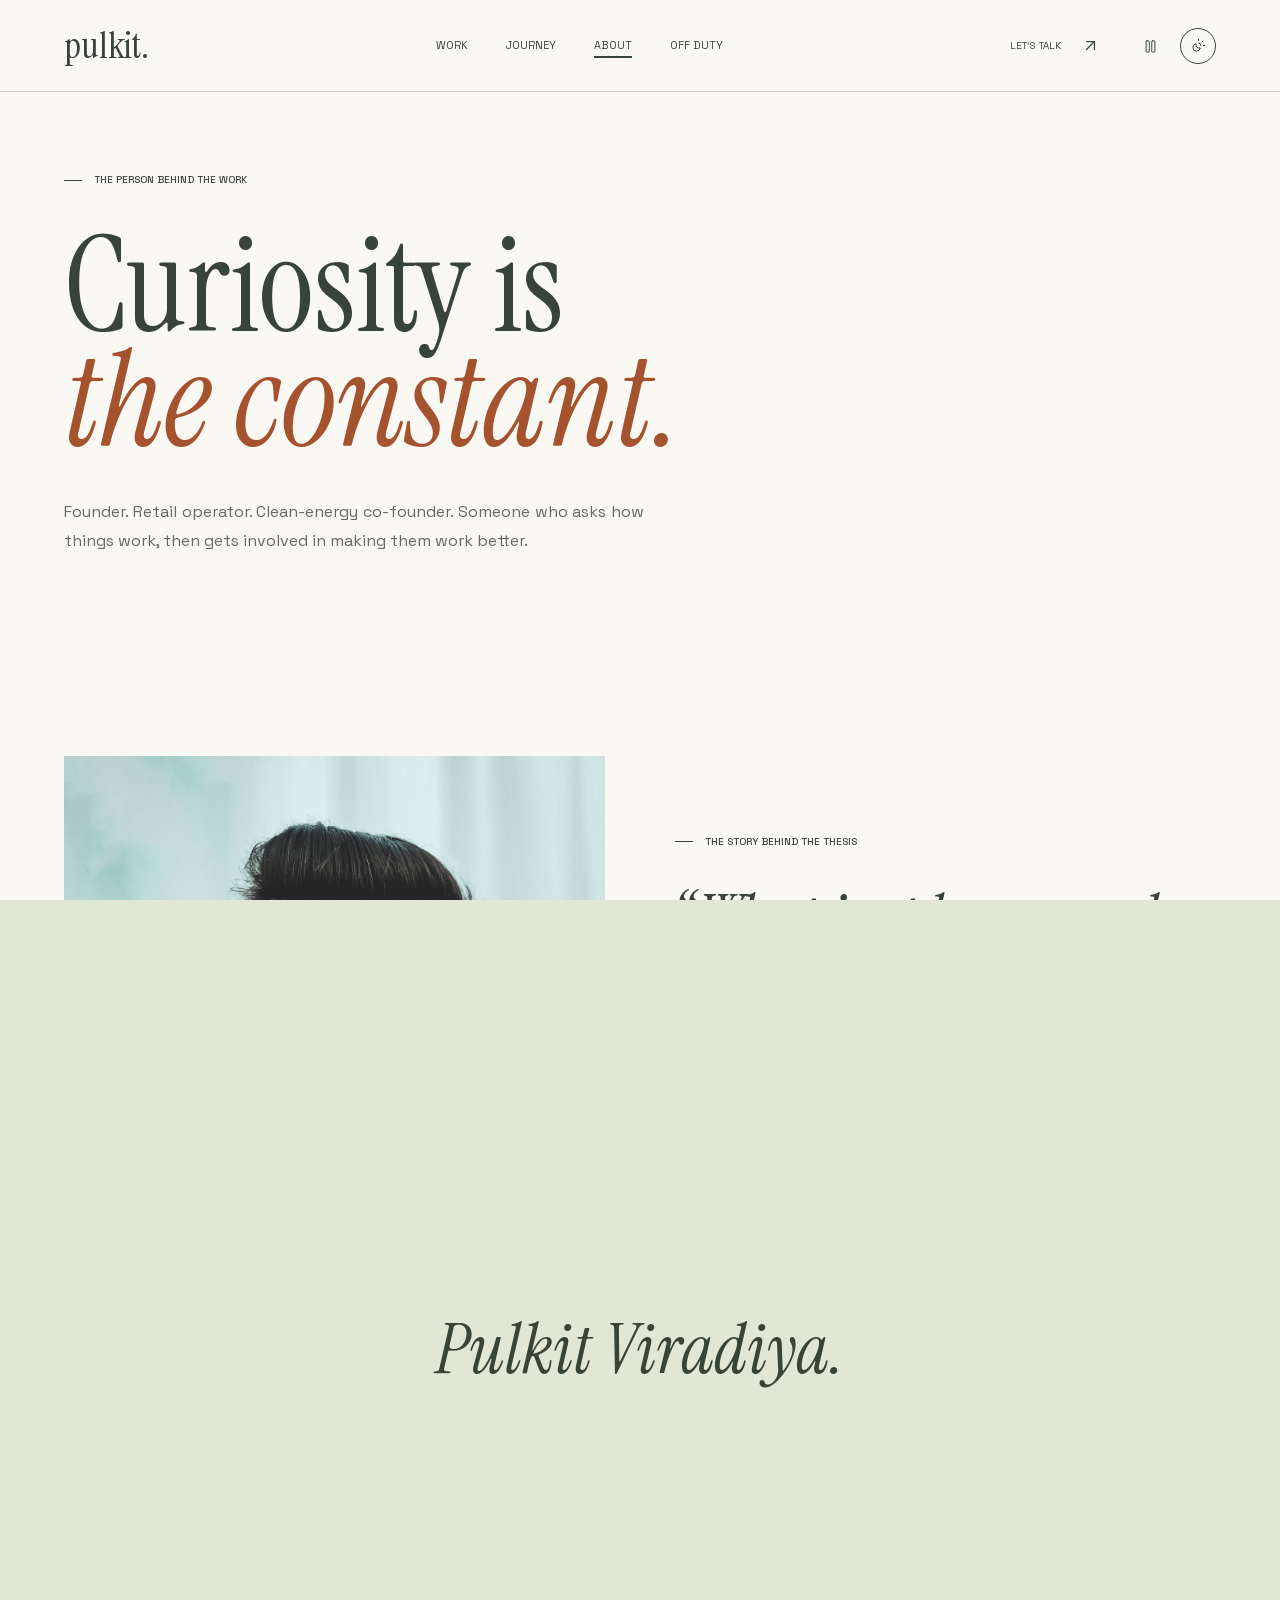
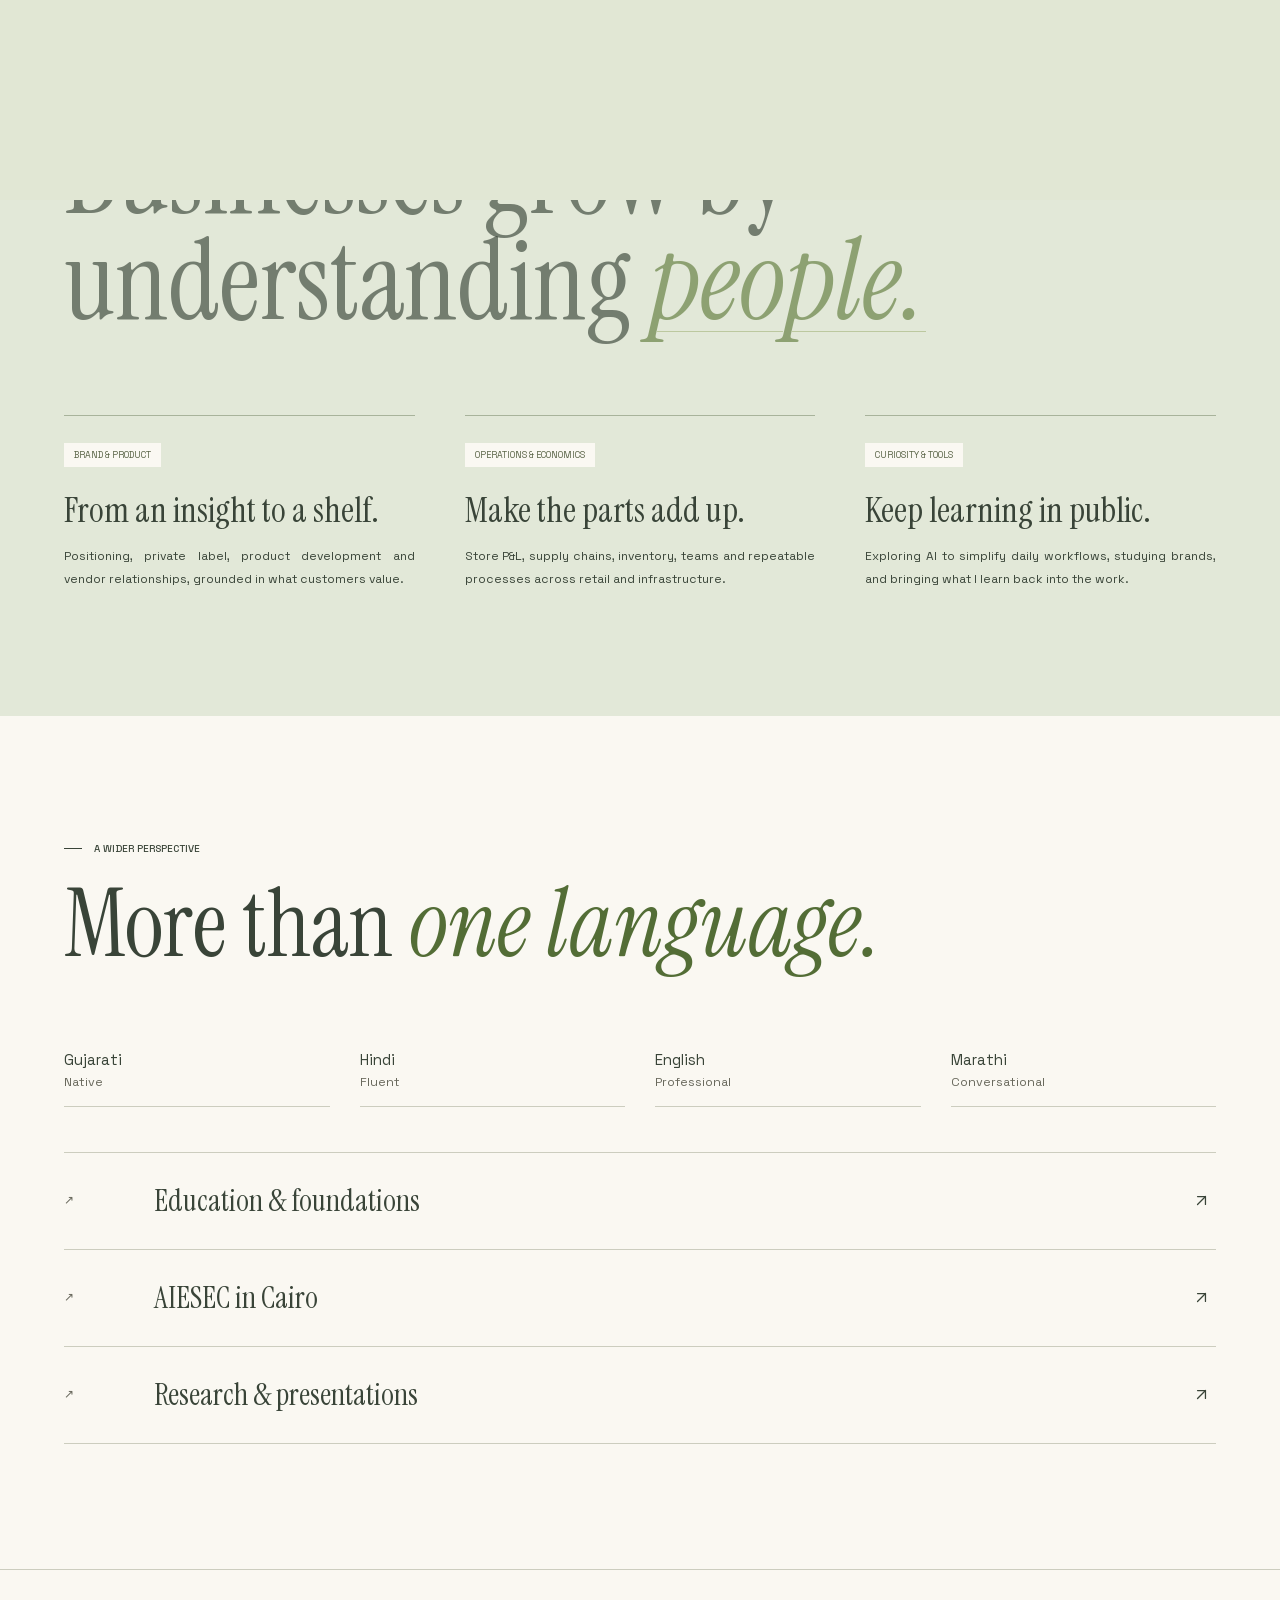
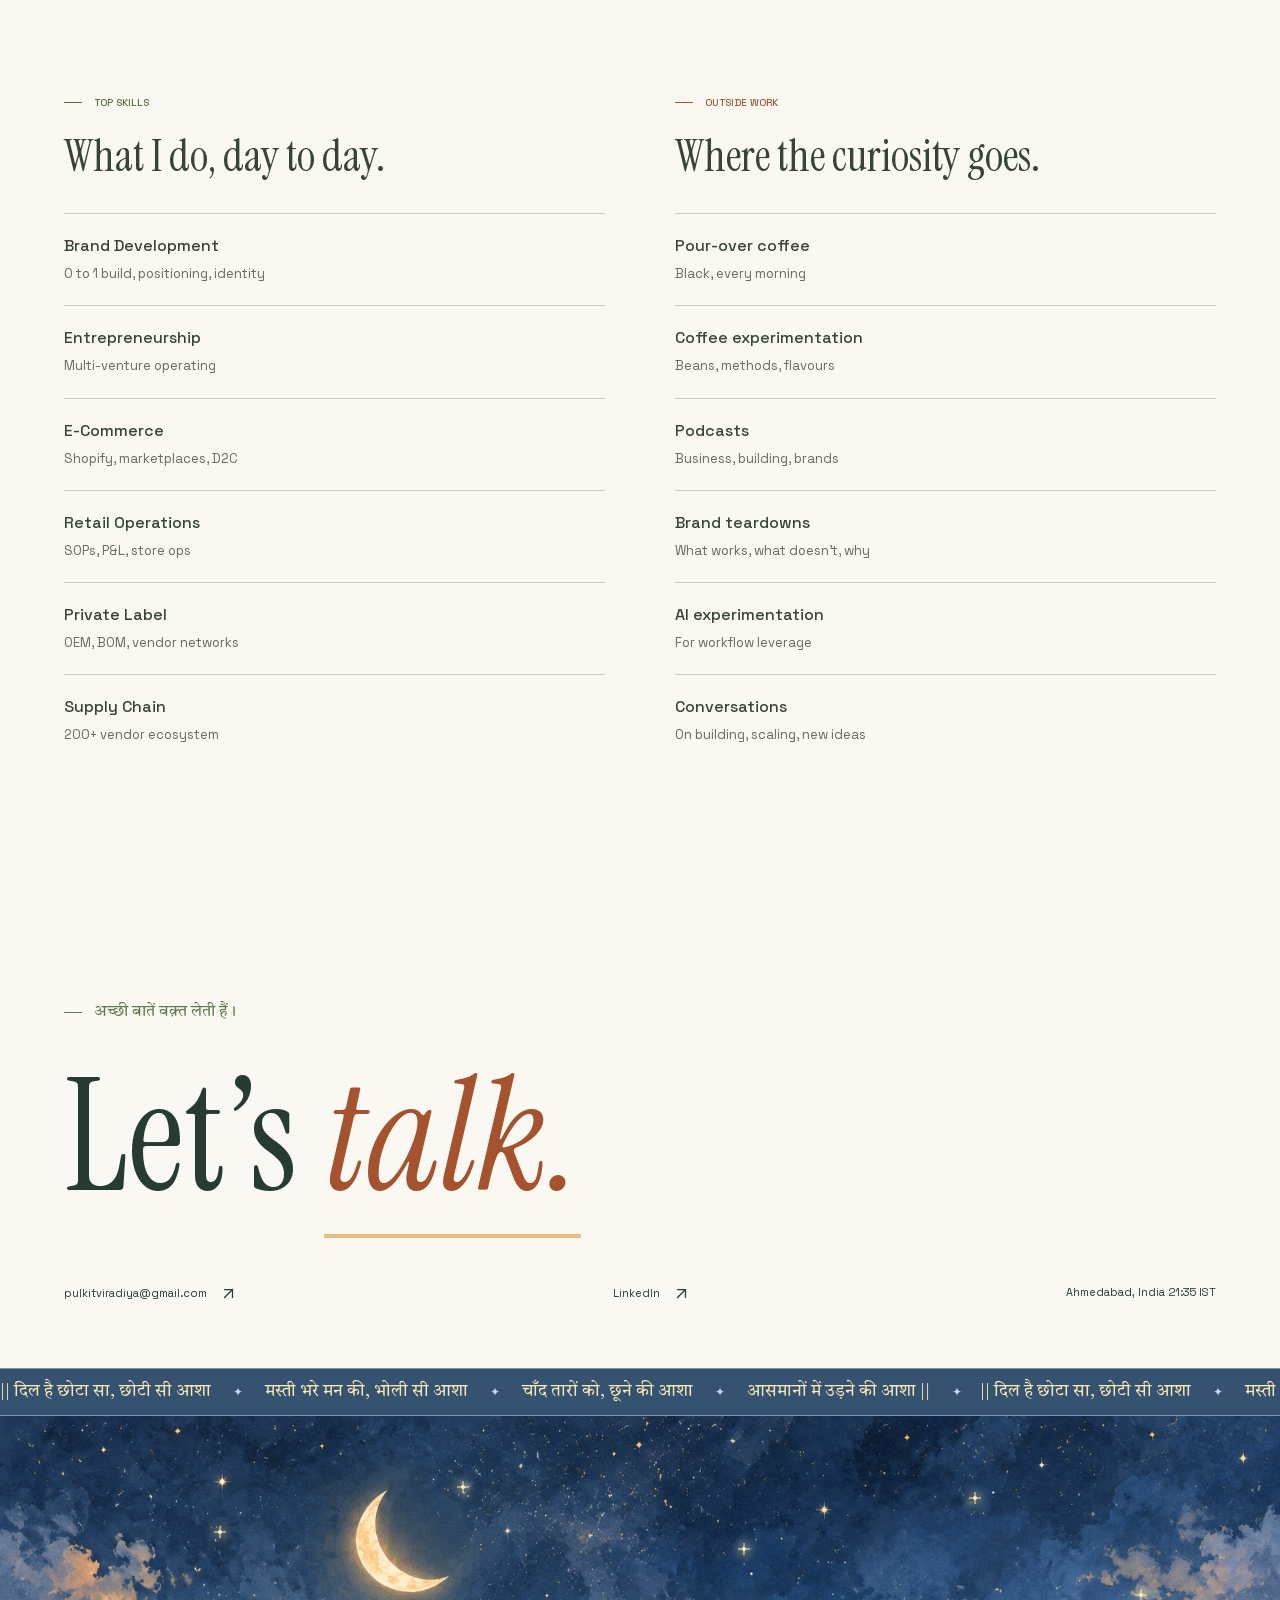
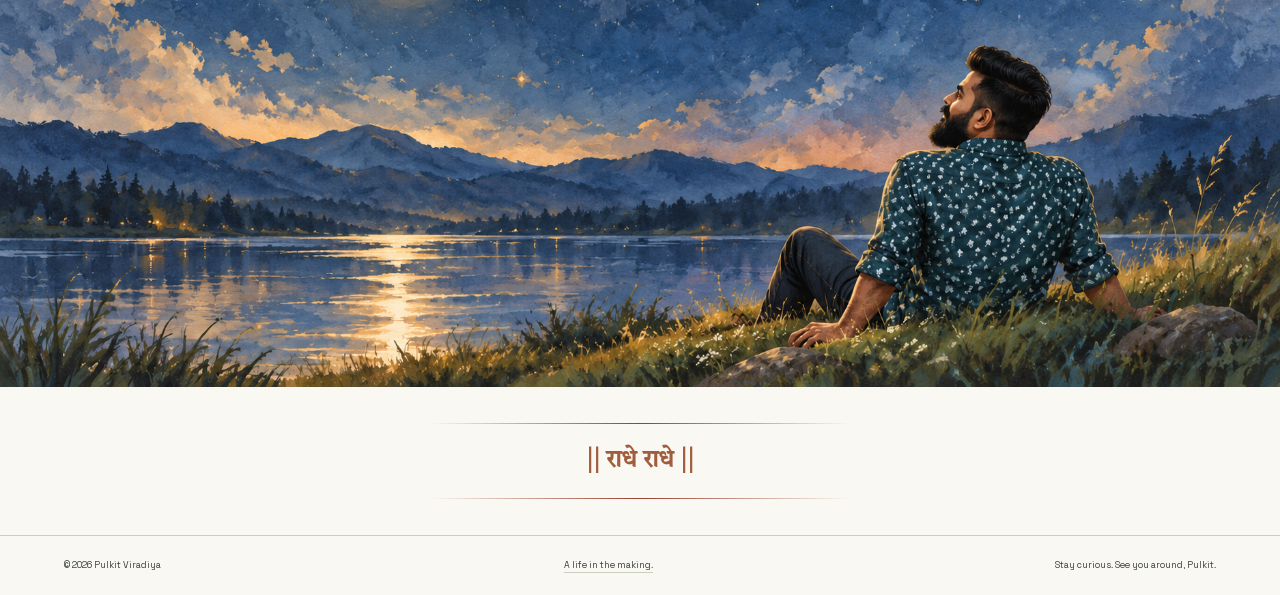
<file: about.html>
<!DOCTYPE html>
<html lang="en" data-theme="light"><head>
<meta charset="UTF-8"><meta name="viewport" content="width=device-width, initial-scale=1.0">
<meta http-equiv="Content-Security-Policy" content="default-src 'self'; style-src 'self' 'unsafe-inline' https://fonts.googleapis.com; font-src 'self' https://fonts.gstatic.com; script-src 'self' 'unsafe-inline'; img-src 'self' data:; connect-src 'none'; base-uri 'self'; form-action 'none';">
<meta name="referrer" content="strict-origin-when-cross-origin"><meta http-equiv="Permissions-Policy" content="camera=(), microphone=(), geolocation=(), payment=()">
<link rel="icon" type="image/x-icon" href="favicon.ico"><link rel="icon" type="image/png" sizes="32x32" href="favicon-32x32.png"><link rel="apple-touch-icon" sizes="180x180" href="apple-touch-icon.png">
<meta name="robots" content="index, follow"><meta name="description" content="The operating philosophy, curiosity and experience behind Pulkit Viradiya’s ventures.">
<meta name="color-scheme" content="light dark"><title>The person behind the work | Pulkit Viradiya</title>
<style>@font-face { font-family:'Instrument Serif'; src:url('concept-serif.woff2') format('woff2'); font-style:normal; font-weight:400; font-display:swap; }
@font-face { font-family:'Instrument Serif'; src:url('concept-serif-italic.woff2') format('woff2'); font-style:italic; font-weight:400; font-display:swap; }
@font-face { font-family:'Space Grotesk'; src:url('concept-sans.woff2') format('woff2'); font-style:normal; font-weight:300 700; font-display:swap; }
@font-face { font-family:'Tiro Devanagari Hindi'; src:url('concept-tiro-devanagari-hindi.woff2') format('woff2'); font-style:normal; font-weight:400; font-display:swap; }
@font-face { font-family:'Rasa'; src:url('concept-rasa-gujarati.woff2') format('woff2'); font-style:normal; font-weight:300 700; font-display:swap; }
:root {
  --bg: #f4f5f0;
  --ink: #20231f;
  --muted: #62675e;
  --line: #ced1c7;
  --accent: #d9f66f;
  --panel: #e8ebe3;
  --pad: 56px;
  --serif: Georgia, serif;
  --sans: "DM Sans", sans-serif;
  color-scheme: light;
}
[data-theme="dark"] {
  --bg: #191c19;
  --ink: #f4f5ef;
  --muted: #b7beb2;
  --line: #4d554b;
  --panel: #242a23;
  color-scheme: dark;
}
* {
  box-sizing: border-box;
  letter-spacing: 0;
}
html {
  scroll-behavior: smooth;
  scroll-padding-top: 90px;
}
body {
  margin: 0;
  background: var(--bg);
  color: var(--ink);
  font-family: var(--sans);
  font-size: 16px;
  line-height: 1.6;
}
h1,
h2,
h3,
h4,
p,
figure {
  margin: 0;
}
h1,
h2,
h3,
h4 {
  font-family: Manrope, sans-serif;
  line-height: 1.05;
  font-weight: 500;
}
h1 {
  font-size: 100px;
}
h2 {
  font-size: 62px;
}
h3 {
  font-size: 30px;
}
p {
  text-align: justify;
  max-width: 66ch;
  color: var(--muted);
}
p + p {
  margin-top: 20px;
}
a {
  color: inherit;
  text-decoration: none;
}
button,
input {
  font: inherit;
}
button {
  cursor: pointer;
  color: inherit;
}
a,
button,
summary {
  -webkit-tap-highlight-color: transparent;
}
a:focus-visible,
button:focus-visible,
summary:focus-visible {
  outline: 3px solid #739d23;
  outline-offset: 6px;
}
img {
  max-width: 100%;
  display: block;
}
button {
  border: 0;
}
::selection {
  background: #d9f66f;
  color: #20231f;
}
[hidden] {
  display: none !important;
}
.wrap {
  max-width: 1600px;
  margin: auto;
  padding-inline: var(--pad);
}
.section {
  padding-block: 100px;
}
.eyebrow {
  display: flex;
  align-items: center;
  gap: 12px;
  font-size: 11px;
  font-weight: 650;
  text-transform: uppercase;
}
.eyebrow:before {
  content: "";
  width: 7px;
  height: 7px;
  background: currentColor;
}
.serif {
  font-family: Georgia, serif;
  font-style: italic;
  font-weight: 400;
}
.muted {
  color: var(--muted);
}
.accent {
  color: #698322;
}
.skip {
  position: fixed;
  left: 20px;
  top: -100px;
  z-index: 100;
  background: var(--accent);
  padding: 15px;
  color: #20231f;
}
.skip:focus {
  top: 12px;
}
.icon {
  width: 19px;
  height: 19px;
  display: inline-block;
  vertical-align: middle;
  flex-shrink: 0;
  fill: none;
  stroke: currentColor;
  stroke-width: 1.6;
  stroke-linecap: round;
  stroke-linejoin: round;
}
.icon-btn {
  display: grid;
  place-items: center;
  width: 44px;
  height: 44px;
  background: transparent;
  border: 1px solid var(--line);
  border-radius: 50%;
  position: relative;
}
.icon-btn:after {
  content: attr(aria-label);
  position: absolute;
  top: 50px;
  right: 0;
  font-size: 11px;
  white-space: nowrap;
  padding: 4px 9px;
  background: var(--ink);
  color: var(--bg);
  opacity: 0;
  pointer-events: none;
}
.icon-btn:hover:after {
  opacity: 1;
}
.nav {
  height: 86px;
  position: sticky;
  top: 0;
  background: var(--bg);
  z-index: 30;
  border-bottom: 1px solid var(--line);
}
.nav-inner {
  height: 100%;
  display: flex;
  align-items: center;
  justify-content: space-between;
  gap: 25px;
}
.logo {
  font-size: 22px;
  font-weight: 700;
  line-height: 1;
}
.logo small {
  font-size: 11px;
  display: block;
  font-weight: 450;
  margin-top: 7px;
  color: var(--muted);
}
.nav-links {
  display: flex;
  gap: 30px;
  align-items: center;
  font-size: 13px;
}
.nav-links a {
  position: relative;
}
.nav-links a:after {
  content: "";
  position: absolute;
  height: 1px;
  left: 0;
  right: 100%;
  bottom: -4px;
  background: currentColor;
  transition: right 0.25s;
}
.nav-links a:hover:after,
.nav-links a[aria-current="page"]:after {
  right: 0;
}
.nav-tools {
  display: flex;
  gap: 10px;
  align-items: center;
}
.nav-contact {
  font-size: 12px;
  display: flex;
  align-items: center;
  gap: 16px;
  padding-right: 12px;
}
.mobile-menu {
  display: none;
}
.progress {
  height: 2px;
  background: #739d23;
  position: absolute;
  bottom: -1px;
  left: 0;
  width: 0;
  transition: width 0.1s linear;
}
.menu-dialog {
  border: 0;
  padding: 0;
  background: var(--bg);
  color: var(--ink);
  max-width: none;
  max-height: none;
  width: 100%;
  height: 100dvh;
}
.menu-dialog::backdrop {
  background: #111a;
}
.menu-top {
  display: flex;
  align-items: center;
  justify-content: space-between;
  padding: 28px var(--pad);
  border-bottom: 1px solid var(--line);
}
.menu-list {
  display: flex;
  flex-direction: column;
  padding: 30px var(--pad);
  gap: 10px;
}
.menu-list a {
  font-family: Manrope;
  font-size: 42px;
  line-height: 1.5;
  border-bottom: 1px solid var(--line);
}
.hero {
  background: #c5dad5;
  color: #20231f;
  position: relative;
  min-height: 570px;
  height: calc(100svh - 142px);
  max-height: 820px;
  overflow: hidden;
}
.hero-img {
  position: absolute;
  right: 0;
  top: 0;
  width: 54%;
  height: 100%;
  object-fit: cover;
  object-position: center 28%;
  mix-blend-mode: multiply;
}
.hero .wrap {
  position: relative;
  height: 100%;
  padding-top: 35px;
  padding-bottom: 42px;
  display: flex;
  flex-direction: column;
  justify-content: space-between;
  pointer-events: none;
}
.hero a {
  pointer-events: auto;
}
.hero-top {
  display: flex;
  justify-content: space-between;
  font-size: 11px;
}
.hero-top span:last-child {
  background: #c5dad5dd;
  padding: 2px 8px;
}
.hero-heading {
  font-size: 106px;
  line-height: 0.97;
  font-weight: 500;
  max-width: 750px;
  margin-top: 20px;
}
.hero-heading .serif {
  display: block;
}
.hero-caption {
  max-width: 370px;
  font-size: 17px;
  line-height: 1.5;
  color: #303e37;
  margin-top: 24px;
}
.hero-bottom {
  display: flex;
  align-items: end;
  justify-content: space-between;
  margin-top: 20px;
}
.text-link {
  display: inline-flex;
  align-items: center;
  gap: 24px;
  font-size: 13px;
  border-bottom: 1px solid currentColor;
  padding-bottom: 9px;
}
.text-link .icon {
  transition: transform 0.25s;
}
.text-link:hover .icon {
  transform: translate(3px, -3px);
}
.hero-stamp {
  background: var(--accent);
  color: #20231f;
  width: 140px;
  height: 140px;
  border-radius: 50%;
  display: flex;
  align-items: center;
  justify-content: center;
  text-align: center;
  transform: rotate(10deg);
  font-size: 12px;
  line-height: 1.4;
  font-weight: 650;
  margin-right: 30px;
}
.hero-stamp span {
  display: block;
}
.ticker {
  display: flex;
  align-items: center;
  justify-content: space-between;
  gap: 16px;
  padding-block: 18px;
  font-size: 11px;
  border-bottom: 1px solid var(--line);
}
.ticker-dot {
  width: 6px;
  height: 6px;
  background: #789334;
  border-radius: 50%;
  display: inline-block;
  margin-right: 8px;
}
.intro {
  display: grid;
  grid-template-columns: 1fr 2fr;
  gap: 70px;
}
.intro h2 {
  font-size: 46px;
  line-height: 1.2;
  max-width: 920px;
}
.intro p {
  margin-top: 30px;
  font-size: 17px;
  max-width: 600px;
}
.proof {
  display: grid;
  grid-template-columns: repeat(4, 1fr);
  margin-top: 65px;
  border-top: 1px solid var(--line);
  border-bottom: 1px solid var(--line);
}
.proof-item {
  padding: 28px 30px;
  border-right: 1px solid var(--line);
}
.proof-item:first-child {
  padding-left: 0;
}
.proof-item:last-child {
  border: 0;
}
.proof-number {
  font-size: 48px;
  line-height: 1.1;
  font-family: Manrope;
  font-weight: 500;
}
.proof-label {
  font-size: 11px;
  color: var(--muted);
  margin-top: 12px;
}
.section-head {
  display: flex;
  align-items: end;
  justify-content: space-between;
  gap: 30px;
  margin-bottom: 40px;
}
.section-head .eyebrow {
  margin-bottom: 22px;
}
.section-head h2 {
  max-width: 850px;
}
.work-grid {
  display: grid;
  grid-template-columns: 1fr 1fr;
  gap: 52px 26px;
}
.work-item {
  min-width: 0;
}
.work-item:first-child {
  grid-column: 1/-1;
}
.work-art {
  position: relative;
  background: var(--tile, #d9f66f);
  color: #20231f;
  min-height: 320px;
  aspect-ratio: 1.5;
  overflow: hidden;
  display: flex;
  flex-direction: column;
  justify-content: space-between;
  padding: 32px;
}
.work-item:first-child .work-art {
  aspect-ratio: 2.35;
}
.work-art img {
  position: absolute;
  inset: 0;
  width: 100%;
  height: 100%;
  object-fit: cover;
  transition: transform 0.75s cubic-bezier(0.2, 0.65, 0.2, 1);
}
.work-item:hover .work-art img {
  transform: scale(1.035);
}
.art-label {
  position: relative;
  z-index: 1;
  align-self: flex-start;
  font-size: 10px;
  background: #f4f5f0;
  color: #20231f;
  padding: 7px 12px;
  border-radius: 2px;
}
.art-copy {
  position: relative;
  z-index: 1;
  font-size: 76px;
  line-height: 0.95;
  font-family: Manrope;
  font-weight: 650;
}
.art-copy span {
  display: block;
}
.art-foot {
  position: relative;
  z-index: 1;
  font-size: 12px;
}
.art-index {
  position: absolute;
  bottom: 22px;
  right: 24px;
  background: #f4f5f0;
  color: #20231f;
  width: 46px;
  height: 46px;
  display: grid;
  place-items: center;
  border-radius: 50%;
  transition:
    background 0.2s,
    transform 0.2s;
}
.work-item:hover .art-index {
  background: #d9f66f;
  transform: rotate(45deg);
}
.work-meta {
  display: flex;
  align-items: start;
  justify-content: space-between;
  gap: 20px;
  margin-top: 19px;
}
.work-meta h3 {
  font-size: 24px;
}
.work-meta p {
  font-size: 13px;
  margin-top: 7px;
}
.work-meta > span {
  font-size: 11px;
  color: var(--muted);
  white-space: nowrap;
}
.work-art.photo .art-copy {
  font-size: 54px;
  background: #f4f5f0;
  padding: 16px;
  align-self: start;
  max-width: 70%;
}
.ribbon-art {
  position: absolute;
  inset: auto -40px 100px;
  transform: rotate(-12deg);
  background: #23251f;
  color: #edffa3;
  padding: 18px 0;
  text-align: center;
  font-family: Manrope;
  font-size: 40px;
}
.candy-art .art-copy {
  font-size: 80px;
  max-width: 700px;
}
.ximi-art .art-copy {
  font-size: 58px;
}
.art-grid {
  position: absolute;
  inset: 0;
  background-image:
    linear-gradient(#20231f18 1px, transparent 1px),
    linear-gradient(90deg, #20231f18 1px, transparent 1px);
  background-size: 60px 60px;
}
.work-item:focus-visible .work-art {
  outline: 3px solid #739d23;
  outline-offset: 4px;
}
.dark-band {
  background: #20251f;
  color: #f4f5f0;
}
.dark-band p {
  color: #c5cbbc;
}
.dark-band .eyebrow {
  color: #d9f66f;
}
.thesis {
  font-size: 70px;
  max-width: 1050px;
  line-height: 1.12;
  margin-top: 40px;
}
.thesis .serif {
  color: #d9f66f;
}
.process {
  display: grid;
  grid-template-columns: repeat(3, 1fr);
  gap: 35px;
  margin-top: 60px;
}
.process article {
  border-top: 1px solid #646e60;
  padding-top: 25px;
}
.process article > span {
  font-size: 11px;
  color: #c5cbbc;
}
.process h3 {
  font-size: 24px;
  margin: 25px 0 16px;
}
.process p {
  font-size: 14px;
}
.journey-strip {
  display: grid;
  grid-template-columns: 1fr 1fr;
  gap: 70px;
  align-items: center;
}
.journey-image {
  aspect-ratio: 1;
  object-fit: cover;
  width: 100%;
  max-height: 540px;
  object-position: center 20%;
}
.journey-strip h2 {
  margin-top: 24px;
}
.journey-strip p {
  margin: 28px 0;
}
.journey-strip .eyebrow {
  margin-top: 20px;
}
.chapter-list {
  margin-top: 45px;
}
.chapter-row {
  display: grid;
  grid-template-columns: 70px 1fr 24px;
  gap: 20px;
  align-items: center;
  padding: 24px 0;
  border-top: 1px solid var(--line);
}
.chapter-row:last-child {
  border-bottom: 1px solid var(--line);
}
.chapter-row > span:first-child {
  font-size: 12px;
  color: var(--muted);
}
.chapter-row strong {
  font-size: 22px;
  font-weight: 500;
}
.chapter-row:hover {
  color: #698322;
}
.off-duty-teaser {
  background: #d9f66f;
  color: #20231f;
}
.off-duty-teaser p {
  color: #414d2e;
}
.off-duty-teaser .wrap {
  display: grid;
  grid-template-columns: 1fr 1fr;
  gap: 70px;
  align-items: center;
}
.off-duty-teaser h2 {
  font-size: 65px;
}
.off-duty-teaser p {
  margin: 24px 0;
}
.small-index {
  font-size: 11px;
  text-transform: uppercase;
  margin-bottom: 30px;
}
.contact-section {
  padding-block: 100px 55px;
}
.contact-section h2 {
  font-size: 96px;
  margin: 25px 0 50px;
}
.contact-section h2 a {
  border-bottom: 2px solid var(--ink);
}
.contact-meta {
  display: flex;
  justify-content: space-between;
  gap: 25px;
  flex-wrap: wrap;
  font-size: 13px;
}
.contact-meta a {
  display: inline-flex;
  gap: 12px;
  align-items: center;
}
.radhe-section {
  text-align: center;
  padding: 36px var(--pad);
}
.radhe-rule {
  border: none;
  height: 1px;
  background: linear-gradient(
    to right,
    transparent,
    #b5872a 30%,
    #b5872a 70%,
    transparent
  );
  margin: 0 auto;
  max-width: 420px;
}
.radhe-text {
  font-family: var(--serif);
  font-size: 1.65rem;
  font-weight: 700;
  letter-spacing: 0;
  color: #947023;
  padding: 1.1rem 0;
  display: block;
}
[data-theme="dark"] .radhe-rule {
  background: linear-gradient(
    to right,
    transparent,
    #e8c46a 30%,
    #e8c46a 70%,
    transparent
  );
}
[data-theme="dark"] .radhe-text {
  color: #e8c46a;
}
.footer {
  padding-block: 22px;
  border-top: 1px solid var(--line);
  font-size: 11px;
}
.footer .wrap {
  display: flex;
  justify-content: space-between;
  gap: 20px;
}
.footer a {
  border-bottom: 1px solid var(--line);
}
.page-hero {
  padding-block: 66px 65px;
}
.page-hero h1 {
  margin: 35px 0 28px;
  max-width: 1200px;
}
.page-hero p {
  max-width: 630px;
  font-size: 19px;
}
.page-hero .hero-meta {
  margin-top: 42px;
  display: flex;
  gap: 25px;
  flex-wrap: wrap;
  font-size: 12px;
}
.hero-meta > span {
  padding-right: 25px;
  border-right: 1px solid var(--line);
}
.hero-meta > span:last-child {
  border: 0;
}
.case-top {
  background: var(--case, #d9f66f);
  color: #20231f;
}
.case-top p {
  color: #364034;
}
.case-top .hero-meta > span {
  border-color: #20231f44;
}
.case-cover {
  position: relative;
  max-height: 700px;
  overflow: hidden;
}
.case-cover img {
  width: 100%;
  height: 520px;
  object-fit: cover;
}
.case-cover figcaption {
  position: absolute;
  bottom: 15px;
  left: var(--pad);
  font-size: 10px;
  background: #f4f5f0;
  color: #20231f;
  padding: 5px 10px;
  max-width: 80%;
}
.case-graphic {
  height: 400px;
  background: #20251f;
  color: var(--case);
  display: flex;
  align-items: center;
  justify-content: center;
  gap: 45px;
  overflow: hidden;
}
.case-graphic strong {
  font-family: Manrope;
  font-weight: 500;
  font-size: 122px;
}
.case-graphic span {
  font-size: 22px;
  max-width: 260px;
  line-height: 1.5;
}
.case-nav {
  padding-block: 20px;
  border-bottom: 1px solid var(--line);
  display: flex;
  gap: 28px;
  font-size: 12px;
  flex-wrap: wrap;
}
.case-section {
  display: grid;
  grid-template-columns: 1fr 2fr;
  gap: 70px;
  padding-block: 80px;
  border-bottom: 1px solid var(--line);
}
.case-section h2 {
  font-size: 40px;
  max-width: 330px;
}
.case-section .eyebrow {
  margin-bottom: 24px;
}
.case-section h3 {
  font-size: 26px;
  margin-bottom: 18px;
}
.case-section .prose {
  max-width: 800px;
}
.case-section p {
  font-size: 17px;
  line-height: 1.8;
}
.decision {
  padding-block: 28px;
  border-top: 1px solid var(--line);
}
.decision:first-child {
  padding-top: 0;
  border: 0;
}
.decision > span {
  display: block;
  font-size: 11px;
  margin-bottom: 14px;
  color: var(--muted);
}
.detail-list {
  margin-top: 20px;
}
.detail-list details {
  border-top: 1px solid var(--line);
  padding: 22px 0;
}
.detail-list details:last-child {
  border-bottom: 1px solid var(--line);
}
.detail-list summary {
  cursor: pointer;
  display: flex;
  align-items: center;
  justify-content: space-between;
  gap: 20px;
  list-style: none;
  font-size: 19px;
}
.detail-list summary::-webkit-details-marker {
  display: none;
}
.detail-list summary .icon {
  transition: transform 0.25s;
}
.detail-list details[open] summary .icon {
  transform: rotate(45deg);
}
.detail-list details p {
  margin-top: 18px;
  font-size: 16px;
}
.next-chapter {
  padding-block: 80px;
}
.next-chapter a {
  display: flex;
  justify-content: space-between;
  align-items: center;
  margin-top: 30px;
  border-top: 1px solid var(--line);
  padding-top: 30px;
  font-size: 60px;
  line-height: 1.1;
}
.next-chapter .icon {
  width: 44px;
  height: 44px;
}
.filter-bar {
  display: flex;
  gap: 8px;
  flex-wrap: wrap;
  margin-bottom: 40px;
}
.filter-bar button {
  padding: 10px 18px;
  border: 1px solid var(--line);
  border-radius: 2px;
  background: transparent;
  font-size: 12px;
}
.filter-bar button[aria-pressed="true"] {
  background: var(--ink);
  color: var(--bg);
  border-color: var(--ink);
}
.timeline {
  margin-top: 40px;
}
.timeline-row {
  display: grid;
  grid-template-columns: 145px 1fr;
  gap: 50px;
  padding: 42px 0;
  border-top: 1px solid var(--line);
}
.timeline-year {
  font-size: 30px;
  font-family: Manrope;
  line-height: 1.2;
}
.timeline-year small {
  display: block;
  margin-top: 12px;
  font-size: 11px;
  font-family: var(--sans);
  color: var(--muted);
  line-height: 1.6;
}
.timeline-body {
  border-left: 2px solid var(--entry, #719538);
  padding-left: 35px;
}
.timeline-body .eyebrow {
  color: var(--muted);
  margin-bottom: 20px;
}
.timeline-body h3 {
  font-size: 32px;
  margin-bottom: 20px;
}
.timeline-body p {
  margin-top: 14px;
}
.timeline-body .text-link {
  margin-top: 25px;
}
.t-venture-link {
  color: inherit;
  text-decoration: none;
}
.timeline-counter {
  font-size: 12px;
  color: var(--muted);
  margin-bottom: 25px;
}
.portrait-section {
  display: grid;
  grid-template-columns: 1fr 1fr;
  gap: 70px;
  align-items: center;
}
.portrait-section > img {
  width: 100%;
  height: 640px;
  object-fit: cover;
  object-position: center 20%;
}
.portrait-section h2 {
  font-size: 52px;
  margin-bottom: 30px;
}
.portrait-section p {
  margin-top: 20px;
}
.quote {
  font-family: Georgia, serif;
  font-style: italic;
  font-size: 46px;
  line-height: 1.2;
  margin: 30px 0;
}
.education-row {
  display: grid;
  grid-template-columns: 180px 1fr;
  gap: 30px;
  padding: 30px 0;
  border-top: 1px solid var(--line);
}
.education-row h3 {
  font-size: 24px;
  line-height: 1.3;
}
.education-row p {
  margin-top: 10px;
}
.education-row > span {
  font-size: 14px;
  color: var(--muted);
}
.listening {
  display: grid;
  grid-template-columns: 1fr 1fr;
  gap: 50px;
  margin-top: 50px;
}
.listening h3 {
  margin-bottom: 20px;
}
.vinyl {
  width: 230px;
  aspect-ratio: 1;
  border-radius: 50%;
  background: repeating-radial-gradient(
    circle,
    #1d211e 0px,
    #1d211e 3px,
    #343a33 4px,
    #1d211e 5px
  );
  position: relative;
  margin: 10px auto 35px;
  animation: spin 18s linear infinite;
  animation-play-state: paused;
}
.vinyl:after {
  content: "PV / SIDE A";
  position: absolute;
  inset: 34%;
  display: grid;
  place-items: center;
  background: #d9f66f;
  border-radius: 50%;
  color: #20231f;
  font-size: 10px;
}
.listening article:hover .vinyl {
  animation-play-state: running;
}
.listening article {
  padding: 35px 0;
  border-top: 1px solid var(--line);
}
.listening .status {
  display: inline-block;
  padding: 7px 12px;
  background: var(--panel);
  font-size: 11px;
  margin-top: 20px;
}
.interests {
  display: grid;
  grid-template-columns: repeat(3, 1fr);
  gap: 30px;
}
.interests article {
  border-top: 1px solid var(--line);
  padding-top: 25px;
}
.interests h3 {
  margin: 25px 0 20px;
  font-size: 25px;
}
.interests > article > span {
  font-size: 11px;
  color: var(--muted);
}
.languages {
  display: flex;
  flex-wrap: wrap;
  gap: 30px;
  margin-top: 30px;
}
.languages span {
  padding: 14px 0;
  border-bottom: 1px solid var(--line);
  flex: 1;
  min-width: 150px;
}
.languages small {
  display: block;
  color: var(--muted);
}
.coffee-wide {
  width: 100%;
  height: 440px;
  object-fit: cover;
}
.reveal {
  opacity: 1;
  transform: none;
}
.motion-ready .reveal.pending {
  opacity: 0;
  transform: translateY(22px);
}
.motion-ready .reveal {
  transition:
    opacity 0.65s ease,
    transform 0.65s cubic-bezier(0.2, 0.65, 0.2, 1);
}
@keyframes spin {
  to {
    transform: rotate(360deg);
  }
}
@view-transition {
  navigation: auto;
}
::view-transition-old(root) {
  animation: fade-out 0.15s ease;
}
::view-transition-new(root) {
  animation: fade-in 0.3s ease;
}
@keyframes fade-in {
  from {
    opacity: 0;
    transform: translateY(8px);
  }
}
@keyframes fade-out {
  to {
    opacity: 0;
  }
}
[data-motion="off"] *,
[data-motion="off"] *:before,
[data-motion="off"] *:after {
  animation: none !important;
  transition: none !important;
  scroll-behavior: auto !important;
}
[data-motion="off"] .reveal {
  opacity: 1 !important;
  transform: none !important;
}
@media (min-width: 1650px) {
  .hero-heading {
    font-size: 132px;
  }
  .hero-caption {
    font-size: 20px;
  }
  .hero .wrap {
    padding-block: 45px;
  }
  .hero-img {
    object-position: center 32%;
  }
}
@media (max-width: 1100px) {
  :root {
    --pad: 32px;
  }
  .nav-links {
    gap: 20px;
  }
  .nav-contact {
    display: none;
  }
  .hero-heading {
    font-size: 86px;
  }
  .hero-caption {
    max-width: 310px;
  }
  .hero-img {
    width: 56%;
  }
  h1 {
    font-size: 80px;
  }
  h2 {
    font-size: 50px;
  }
  .intro {
    gap: 35px;
    grid-template-columns: 1fr 2.4fr;
  }
  .intro h2 {
    font-size: 38px;
  }
  .proof-number {
    font-size: 36px;
  }
  .proof-item {
    padding-inline: 20px;
  }
  .art-copy,
  .candy-art .art-copy {
    font-size: 62px;
  }
  .work-art.photo .art-copy {
    font-size: 42px;
  }
  .thesis {
    font-size: 56px;
  }
  .case-section {
    gap: 40px;
  }
  .portrait-section {
    gap: 35px;
  }
  .contact-section h2 {
    font-size: 76px;
  }
  .case-graphic strong {
    font-size: 100px;
  }
  .off-duty-teaser .wrap {
    gap: 40px;
  }
}
@media (max-width: 760px) {
  :root {
    --pad: 22px;
  }
  .nav {
    height: 76px;
  }
  .nav-links {
    display: none;
  }
  .mobile-menu {
    display: grid;
  }
  .nav-tools {
    gap: 7px;
  }
  .logo {
    font-size: 20px;
  }
  .logo small {
    font-size: 10px;
  }
  .icon-btn {
    width: 38px;
    height: 38px;
  }
  .nav-tools .motion-toggle {
    display: none;
  }
  .hero {
    height: calc(100svh - 128px);
    min-height: 610px;
    max-height: 800px;
  }
  .hero-img {
    width: 100%;
    height: 100%;
    object-position: 66% center;
    opacity: 0.67;
    mix-blend-mode: multiply;
  }
  .hero .wrap {
    padding-top: 24px;
    padding-bottom: 26px;
  }
  .hero-top {
    font-size: 10px;
    gap: 10px;
  }
  .hero-top span:last-child {
    display: none;
  }
  .hero-heading {
    font-size: 64px;
    line-height: 1.02;
    margin-top: 0;
    text-shadow: 0 0 28px #c5dad5;
  }
  .hero-caption {
    font-size: 15px;
    max-width: 290px;
    color: #20231f;
    background: #c5dad5ed;
    padding: 12px 15px;
    margin-top: 24px;
  }
  .hero-bottom {
    align-items: center;
  }
  .hero-bottom .text-link {
    background: #d9f66f;
    border: 0;
    padding: 12px;
  }
  .hero-stamp {
    width: 100px;
    height: 100px;
    font-size: 10px;
    margin: 0;
  }
  .hero-name-block {
    margin-top: 70px;
  }
  .ticker {
    font-size: 10px;
    gap: 10px;
  }
  .ticker > span:nth-child(2) {
    display: none;
  }
  .section {
    padding-block: 65px;
  }
  .intro {
    grid-template-columns: 1fr;
    gap: 25px;
  }
  .intro h2 {
    font-size: 32px;
  }
  .intro p {
    font-size: 16px;
    margin-top: 20px;
  }
  .proof {
    grid-template-columns: 1fr 1fr;
    margin-top: 40px;
  }
  .proof-item {
    padding: 24px 18px !important;
  }
  .proof-item:nth-child(2) {
    border-right: 0;
  }
  .proof-item:nth-child(-n + 2) {
    border-bottom: 1px solid var(--line);
  }
  .proof-number {
    font-size: 36px;
  }
  .proof-label {
    font-size: 10px;
  }
  .section-head {
    align-items: start;
    flex-direction: column;
    gap: 22px;
    margin-bottom: 30px;
  }
  h1 {
    font-size: 58px;
  }
  h2 {
    font-size: 40px;
  }
  .work-grid {
    grid-template-columns: 1fr;
    gap: 35px;
  }
  .work-item:first-child {
    grid-column: auto;
  }
  .work-art,
  .work-item:first-child .work-art {
    aspect-ratio: 1.12;
    min-height: 280px;
    padding: 22px;
  }
  .art-copy,
  .candy-art .art-copy {
    font-size: 58px;
  }
  .work-art.photo .art-copy {
    font-size: 37px;
    max-width: 85%;
  }
  .work-meta h3 {
    font-size: 22px;
  }
  .work-meta p {
    font-size: 12px;
  }
  .work-meta > span {
    font-size: 10px;
  }
  .thesis {
    font-size: 42px;
  }
  .process {
    grid-template-columns: 1fr;
    gap: 30px;
    margin-top: 40px;
  }
  .process h3 {
    margin-top: 15px;
  }
  .journey-strip,
  .off-duty-teaser .wrap {
    grid-template-columns: 1fr;
    gap: 35px;
  }
  .journey-image {
    max-height: 440px;
  }
  .off-duty-teaser h2 {
    font-size: 46px;
  }
  .chapter-row strong {
    font-size: 21px;
  }
  .contact-section {
    padding-block: 60px 30px;
  }
  .contact-section h2 {
    font-size: 50px;
    margin-bottom: 35px;
  }
  .contact-meta {
    flex-direction: column;
    gap: 20px;
  }
  .footer .wrap {
    flex-wrap: wrap;
    font-size: 10px;
  }
  .footer .wrap > span:last-child {
    display: none;
  }
  .page-hero {
    padding-block: 40px 42px;
  }
  .page-hero h1 {
    margin-block: 28px 22px;
    overflow-wrap: break-word;
  }
  .page-hero p {
    font-size: 17px;
  }
  .page-hero .hero-meta {
    gap: 12px;
    font-size: 11px;
    margin-top: 28px;
  }
  .hero-meta > span {
    padding-right: 12px;
  }
  .case-cover img {
    height: 300px;
  }
  .case-cover figcaption {
    font-size: 9px;
  }
  .case-graphic {
    height: 270px;
    gap: 20px;
    padding: 22px;
  }
  .case-graphic strong {
    font-size: 72px;
  }
  .case-graphic span {
    font-size: 16px;
    max-width: 140px;
  }
  .case-section {
    grid-template-columns: 1fr;
    gap: 30px;
    padding-block: 55px;
  }
  .case-section h2 {
    font-size: 37px;
    max-width: 100%;
  }
  .case-section p {
    font-size: 16px;
  }
  .case-nav {
    gap: 20px;
    font-size: 11px;
  }
  .next-chapter {
    padding-block: 55px;
  }
  .next-chapter a {
    font-size: 38px;
    gap: 20px;
  }
  .next-chapter .icon {
    width: 28px;
    height: 28px;
  }
  .timeline-row {
    grid-template-columns: 1fr;
    gap: 22px;
    padding: 35px 0;
  }
  .timeline-year {
    font-size: 27px;
    display: flex;
    align-items: center;
    gap: 20px;
  }
  .timeline-year small {
    margin: 0;
  }
  .timeline-body {
    padding-left: 20px;
  }
  .timeline-body h3 {
    font-size: 27px;
  }
  .filter-bar {
    gap: 6px;
  }
  .filter-bar button {
    padding: 9px 11px;
    font-size: 11px;
  }
  .portrait-section {
    grid-template-columns: 1fr;
    gap: 40px;
  }
  .portrait-section > img {
    height: 430px;
  }
  .portrait-section h2 {
    font-size: 39px;
  }
  .quote {
    font-size: 35px;
  }
  .education-row {
    grid-template-columns: 1fr;
    gap: 15px;
  }
  .education-row h3 {
    font-size: 22px;
  }
  .listening,
  .interests {
    grid-template-columns: 1fr;
    gap: 30px;
  }
  .coffee-wide {
    height: 280px;
  }
  .radhe-section {
    padding-block: 28px;
  }
  .icon-btn:after {
    display: none;
  }
}
@media (max-width: 370px) {
  .hero-heading {
    font-size: 55px;
  }
  h1 {
    font-size: 50px;
  }
  .hero-stamp {
    width: 82px;
    height: 82px;
  }
  .hero-caption {
    max-width: 250px;
  }
  .hero .wrap {
    padding-bottom: 20px;
  }
  .proof-number {
    font-size: 31px;
  }
  .nav-tools {
    gap: 5px;
  }
  .icon-btn {
    width: 34px;
    height: 34px;
  }
  .contact-section h2 {
    font-size: 43px;
  }
}
.hero-img {
  mask-image: linear-gradient(to right, transparent, #000 14%);
}
.work-art {
  width: 100%;
  min-height: 0;
}
.art-copy:empty {
  display: none;
}
.thesis {
  overflow-wrap: break-word;
}
@media (max-width: 760px) {
  .hero-img {
    mask-image: none;
    opacity: 0.92;
  }
  .hero-name-block {
    margin: 0;
  }
  .hero-heading {
    position: absolute;
    top: 70px;
    left: var(--pad);
    right: var(--pad);
    font-size: 43px;
    white-space: nowrap;
    text-shadow: none;
  }
  .hero-heading .serif {
    display: inline;
    margin-left: 8px;
  }
  .hero-caption {
    position: absolute;
    bottom: 155px;
    left: var(--pad);
    font-size: 14px;
    margin: 0;
    max-width: 275px;
  }
  .hero-bottom {
    margin-top: auto;
    width: 100%;
  }
  .hero-top {
    max-width: 100%;
  }
  .hero-top .eyebrow {
    font-size: 9px;
  }
}
@media (max-width: 370px) {
  .hero-heading {
    font-size: 36px;
  }
  .hero-caption {
    bottom: 140px;
  }
  .thesis {
    font-size: 36px;
  }
  .art-copy,
  .candy-art .art-copy,
  .ximi-art .art-copy {
    font-size: 43px;
  }
  .work-art,
  .work-item:first-child .work-art {
    min-height: 0;
  }
  .work-meta {
    flex-wrap: wrap;
    gap: 10px;
  }
}
@media (prefers-reduced-motion: reduce) {
  html {
    scroll-behavior: auto;
  }
  *,
  *:before,
  *:after {
    animation: none !important;
    transition: none !important;
  }
  .motion-ready .reveal.pending {
    opacity: 1;
    transform: none;
  }
  ::view-transition-old(root),
  ::view-transition-new(root) {
    animation: none !important;
  }
}

/* Second direction: cinematic portraiture and editorial pacing. */
.site-intro { display:none; position:fixed; inset:0; z-index:100; background:#f5f0e6; color:#273c30; overflow:hidden; }
.has-js .site-intro { display:grid; place-items:center; animation:site-intro-failsafe 1ms 8s forwards; }
.site-intro-brand { position:absolute; top:36px; left:var(--pad); font:italic 31px/1 'Instrument Serif', Georgia, serif; color:#55705a; }
.site-intro-stage { position:relative; width:min(100% - 48px, 900px); min-height:150px; display:grid; place-items:center; text-align:center; }
.site-intro-line { position:absolute; width:100%; font:400 54px/1.4 var(--hindi); letter-spacing:0; }
.site-intro-first { opacity:1; transform:translateY(0); transition:opacity .35s ease, transform .5s cubic-bezier(.16,1,.3,1); }
.site-intro-second { color:#94612f; opacity:0; transform:translateY(14px); transition:opacity .5s ease .3s, transform .6s cubic-bezier(.16,1,.3,1) .3s; }
.site-intro[data-step='second'] .site-intro-first { opacity:0; transform:translateY(-14px); }
.site-intro[data-step='second'] .site-intro-second { opacity:1; transform:translateY(0); }
.site-intro-rule { position:absolute; bottom:8px; left:50%; width:92px; height:1px; background:#b9875a; transform:translateX(-50%) scaleX(.35); transition:transform .8s ease; }
.site-intro[data-step='second'] .site-intro-rule { transform:translateX(-50%) scaleX(1); }
.site-intro.is-leaving { opacity:0; visibility:hidden; pointer-events:none; transition:opacity .65s ease, visibility .65s ease; }
@keyframes site-intro-failsafe { to { visibility:hidden; pointer-events:none; } }
@media(max-width:640px) { .site-intro-brand { top:24px; left:24px; font-size:28px; } .site-intro-stage { min-height:190px; } .site-intro-line { font-size:32px; } }
@media(prefers-reduced-motion:reduce) { .has-js .site-intro { display:none; } }
[data-motion='off'] .site-intro { display:none; }
:root {
  --bg: #f7f2e8;
  --ink: #273c30;
  --muted: #686353;
  --line: #c9c1af;
  --accent: #ad4935;
  --panel: #ece5d6;
  --serif: 'Instrument Serif', Georgia, serif;
  --sans: 'Space Grotesk', Arial, sans-serif;
  --hindi: 'Tiro Devanagari Hindi', 'Kohinoor Devanagari', serif;
  --gujarati: 'Rasa', 'Gujarati Sangam MN', serif;
  --pad: 64px;
}
:lang(hi) { font-family:var(--hindi); }
:lang(gu) { font-family:var(--gujarati); }
[data-theme='dark'] { --bg:#243b30; --ink:#f7f2e8; --muted:#d0cbb9; --line:#7a8570; --panel:#30493a; --accent:#f7f2e8; }
body { font-family:var(--sans); font-size:15px; }
h1,h2,h3,h4,.serif,.quote { font-family:var(--serif); font-weight:400; }
h2 { font-size:80px; }
.serif { font-style:italic; }
.eyebrow,.small-index { font-size:10px; font-weight:500; }
.eyebrow:before { width:18px; height:1px; }
.nav { position:fixed; width:100%; height:92px; background:var(--bg); transition:background .4s,color .4s; }
.nav-inner { max-width:none; }
.logo { font-family:var(--serif); font-size:37px; font-weight:500; }
.logo small { display:none; }
.nav-links { gap:38px; font-size:11px; text-transform:uppercase; }
.nav-tools { gap:12px; }
.nav-contact { text-transform:uppercase; font-size:10px; gap:20px; padding-right:20px; }
.icon-btn { width:36px; height:36px; border-color:currentColor; }
.icon-btn .icon { width:15px; height:15px; }
.nav-tools .motion-toggle { border:0; }
.motion-off { display:none; }
[data-motion='off'] .motion-on { display:none; }
[data-motion='off'] .motion-off { display:inline; }
.progress { background:#939f7b; }
body:not(.page-index) main { padding-top:92px; }
.page-index .nav,.page-work .nav { background:transparent; border-bottom:1px solid #ffffff24; color:#efefe9; }
.page-index .nav.scrolled,.page-work .nav.scrolled { background:#171a16f5; backdrop-filter:blur(14px); }
.page-work main { padding-top:0!important; }
.hero { min-height:650px; height:94svh; max-height:1150px; background:#141513; color:#f1f0e8; isolation:isolate; }
.hero-img { width:100%; height:100%; inset:0; object-fit:cover; object-position:70% 43%; opacity:1; filter:none; mask-image:none; mix-blend-mode:normal; will-change:transform; }
.hero-original .hero-img { width:68%;left:auto;right:0;filter:grayscale(1) brightness(.6);mask-image:linear-gradient(to right,transparent,#000 35%);object-position:center 28%; }
.hero-shade { position:absolute; inset:0; background:#10120f12; pointer-events:none; }
.hero .wrap { padding-top:142px; padding-bottom:34px; max-width:none; justify-content:space-between; }
.hero-top { align-items:center; font-size:10px; }
.hero-top span:last-child { background:none; padding:0; }
.hero-top .eyebrow { font-size:10px; }
.hero-name-block { margin:30px 0 0; max-width:740px; }
.hero-heading { position:static; font-family:var(--serif); font-size:180px; font-weight:400; line-height:.76; margin:0; max-width:none; white-space:normal; text-shadow:none; }
.hero-line { display:block; overflow:hidden; padding:.08em 0 .23em; margin-top:-.04em; }
.hero-line>span { display:block; transform-origin:left bottom; }
.hero-heading .serif { display:block; margin:0 0 0 72px; }
.hero-caption { position:static; color:#e8e8de; background:none; font-size:12px; line-height:1.85; padding:0; margin:28px 0 0 10px; max-width:305px; }
.hero-bottom { align-items:end; margin-top:20px; }
.hero-bottom .text-link { font-size:10px; text-transform:uppercase; gap:40px; padding:10px 0; background:transparent; }
.hero-bottom .hero-location { font-size:10px; line-height:1.8; text-align:right; }
.hero-location small { display:block; font-size:9px; color:#c3c8b9; }
.hero-disc { display:flex; align-items:center; gap:20px; font-size:9px; text-transform:uppercase; }
.hero-disc a { width:68px; height:68px; border:1px solid #e7ecdb80; border-radius:50%; display:grid; place-items:center; pointer-events:auto; position:relative; }
.hero-disc a:after { content:''; position:absolute; inset:7px; border:1px dashed #e7ecdb60; border-radius:50%; animation:disc-turn 28s linear infinite; }
.hero-disc .icon { width:23px; height:23px; }
.hero-side { position:absolute; right:24px; top:44%; writing-mode:vertical-rl; font-size:9px; color:#dbe0d2; }
.hero-rule { height:1px; background:#eeeeee40; position:absolute; bottom:126px; left:var(--pad); right:var(--pad); transform-origin:left; }
.hero-stamp { display:none; }
.ticker { max-width:none; padding-block:23px; font-size:9px; }
.ticker-dot { background:#69774f; }
.section { padding-block:125px; }
.intro { grid-template-columns:1fr 3fr; align-items:start; gap:50px; }
.intro .eyebrow { margin-top:18px; }
.intro h2 { font-size:66px; line-height:1.04; }
.intro p { font-size:14px; max-width:530px; margin-top:38px; line-height:1.9; }
.ink-word { transition:color .12s; }
.proof { margin-top:78px; }
.proof-number { font-family:var(--serif); font-size:66px; line-height:1.05; }
.proof-item { padding-block:34px; }
.proof-label { font-size:10px; line-height:1.7; }
.section-head { margin-bottom:64px; }
.section-head h2 { font-size:94px; line-height:.97; }
.text-link { font-size:11px; }
.work-grid { display:grid; grid-template-columns:repeat(12,minmax(0,1fr)); gap:86px 38px; }
.work-item { grid-column:span 6; }
.work-item:first-child { grid-column:1/-1; }
.work-item:nth-child(2) { grid-column:1/8; }
.work-item:nth-child(3) { grid-column:8/13; padding-top:120px; }
.work-item:nth-child(4) { grid-column:1/6; }
.work-item:nth-child(5) { grid-column:6/13; padding-top:115px; }
.work-art,.work-item:first-child .work-art { aspect-ratio:1.28; min-height:0; border-radius:0; padding:30px; background:var(--tile); }
.work-item:first-child .work-art { aspect-ratio:2.05; }
.work-art .art-label { background:transparent; color:inherit; font-size:9px; padding:0; mix-blend-mode:normal; }
.work-art.photo .art-label { background:#171a16e8; color:#fff; padding:7px 10px; }
.work-art.photo img { transition:transform 1.25s cubic-bezier(.16,1,.3,1),filter .6s; }
.work-item:hover .work-art img { transform:scale(1.07); }
.art-copy { font-family:var(--serif); font-size:92px; font-weight:400; line-height:.77; padding-bottom:12px; }
.candy-art { background:#6a343f; color:#f3d7d9; }
.work-item:first-child .work-art.candy-art { background:#6a343f; color:#f3d7d9; }
.candy-art .art-copy { font-family:var(--serif); font-size:150px; font-style:italic; font-weight:400; margin-left:6%; align-self:center; z-index:2; }
.art-grid { display:none; }
.candy-art:before { content:'11'; position:absolute; right:6%; bottom:-80px; font-family:var(--serif); font-size:540px; font-weight:400; line-height:1; opacity:.11; }
.candy-art:after { content:''; position:absolute; width:80%; height:80%; border:1px solid #edc3c748; border-radius:50%; top:12%; left:10%; transform:rotate(-20deg); transition:transform 1s; }
.work-item:hover .candy-art:after { transform:rotate(10deg) scale(.93); }
.ximi-art { background:#cad8c7; color:#26362b; }
.ximi-art .art-copy { font-family:var(--serif); font-size:80px; font-weight:400; }
.ximi-art:after { content:'02'; position:absolute; right:-10px; bottom:-35px; font-family:var(--serif); font-size:240px; opacity:.12; line-height:1; }
.art-foot { font-size:10px; }
.art-index { border:1px solid #f3f3ed80; background:#20231fbb; color:white; width:48px; height:48px; right:24px; bottom:24px; }
.work-item:hover .art-index { background:#f3f3ed; color:#20231f; }
.work-meta { margin-top:22px; }
.work-meta h3 { font-family:var(--serif); font-size:42px; line-height:1; }
.work-meta p { font-size:11px; line-height:1.7; max-width:380px; margin-top:12px; }
.work-meta>span { font-size:9px; padding-top:8px; white-space:normal; text-align:right; max-width:115px; }
.dark-band { background:#1a201b; color:#eeefe6; position:relative; overflow:hidden; }
.dark-band .eyebrow { color:#c3d0b0; }
.thesis { font-family:var(--serif); font-size:112px; line-height:.95; font-weight:400; max-width:1100px; margin-top:60px; }
.thesis .serif { color:#c3d0b0; }
.process { margin-top:80px; gap:50px; }
.process h3 { font-size:35px; font-family:var(--serif); }
.process article>span { font-size:9px; }
.process p { font-size:12px; line-height:1.9; }
.journey-strip { gap:100px; }
.journey-image { height:620px; max-height:none; object-position:center 35%; aspect-ratio:unset; }
.journey-strip h2 { font-size:84px; line-height:.97; }
.journey-strip p { font-size:14px; line-height:1.85; }
.chapter-row { padding-block:24px; }
.chapter-row strong { font-family:var(--serif); font-size:30px; font-weight:400; }
.off-duty-teaser { background:#c7d5d1; color:#213833; }
.off-duty-teaser h2 { font-size:78px; }
.off-duty-teaser p { color:#374d45; font-size:14px; line-height:1.9; }
.contact-section { padding-block:110px 65px; }
.contact-section h2 { font-family:var(--serif); font-size:156px; line-height:.98; margin:38px 0 70px; }
.contact-section h2 a { border-bottom:1px solid; }
.contact-meta { font-size:11px; }
.contact-section .eyebrow { font-size:9px; }
.radhe-text { font-family:var(--hindi); font-size:24px; }
.footer { font-size:9px; }
.page-hero { padding-block:80px 75px; position:relative; overflow:hidden; }
.page-hero h1 { font-size:134px; line-height:.86; font-family:var(--serif); font-weight:400; margin:40px 0; max-width:1100px; }
.page-hero p { font-size:16px; line-height:1.8; max-width:580px; }
.page-hero .hero-meta { font-size:10px; margin-top:48px; }
.case-top { background:#1b1e1a; color:var(--case); }
.case-top p { color:#d1d6c9; }
.case-top .eyebrow { color:#d1d6c9; }
.case-top .hero-meta { color:#d1d6c9; }
.case-top .hero-meta>span { border-color:#66705d; }
.case-cover { height:620px; max-height:none; overflow:hidden; }
.case-cover img { height:120%; width:100%; object-fit:cover; will-change:transform; }
.case-cover figcaption { bottom:20px; font-size:9px; max-width:65%; }
.case-graphic { height:480px; background:var(--case); color:#20271d; gap:70px; }
.case-graphic strong { font-family:var(--serif); font-size:300px; font-weight:400; line-height:.8; }
.case-graphic span { font-family:var(--serif); font-size:38px; font-style:italic; line-height:1.2; }
.case-section { padding-block:100px; }
.case-section h2 { font-size:56px; line-height:1.03; }
.case-section h3 { font-size:39px; }
.case-section p { font-size:15px; line-height:1.9; }
.decision { padding-block:36px; }
.detail-list summary { font-family:var(--serif); font-size:28px; line-height:1.2; }
.detail-list details p { font-size:14px; }
.next-chapter { padding-block:100px; }
.next-chapter a { font-family:var(--serif); font-size:90px; }
.filter-bar { gap:24px; padding-bottom:10px; }
.filter-bar button { border:0; border-bottom:1px solid transparent; border-radius:0; background:none; color:var(--muted); padding:8px 0; font-size:10px; text-transform:uppercase; }
.filter-bar button[aria-pressed=true] { background:none; color:var(--ink); border-color:var(--ink); }
.timeline-counter { font-size:10px; }
.timeline-row { grid-template-columns:180px 1fr; gap:70px; padding-block:52px; }
.timeline-year { font-family:var(--serif); font-size:58px; }
.timeline-year small { font-size:10px; }
.timeline-body { padding-left:45px; }
.timeline-body h3 { font-size:44px; line-height:1.1; }
.timeline-body p { font-size:14px; line-height:1.9; }
.timeline-body .eyebrow { font-size:9px; }
.portrait-section h2 { font-size:70px; }
.portrait-section p { font-size:14px; line-height:1.9; }
.quote { font-size:65px; }
.education-row { padding-block:38px; }
.education-row h3 { font-size:35px; }
.education-row p { font-size:14px; }
.education-row>span { font-size:11px; }
.interests h3 { font-size:38px; }
.interests p,.listening p { font-size:14px; line-height:1.9; }
.listening h3 { font-size:42px; }
.menu-dialog { background:#1b1e19; color:#f1f1e9; }
.menu-top { border-color:#616755; }
.menu-list { padding-top:55px; gap:0; }
.menu-list a { font-family:var(--serif); font-size:78px; border-color:#616755; line-height:1.3; transition:padding-left .4s,color .4s; }
.menu-list a:hover { padding-left:24px; color:#cad7b7; }
.menu-list a:before { counter-increment:menu; content:'0' counter(menu); font:10px var(--sans); margin-right:30px; vertical-align:middle; }
.menu-list { counter-reset:menu; }
.page-wipe { position:fixed; inset:0; z-index:80; pointer-events:none; background:#c9d4bf; color:#263321; display:grid; place-items:center; transform:translateY(100%); }
.page-wipe span { font-family:var(--serif); font-size:70px; font-style:italic; }
.cursor-note { position:fixed; z-index:50; left:0; top:0; pointer-events:none; background:#f2f1e9; color:#20271d; padding:10px 14px; font-size:10px; opacity:0; transform:translate(-100px,-100px); border-radius:2px; transition:opacity .15s; }
.chapter-tape { overflow:hidden; padding-block:26px; border-bottom:1px solid var(--line); }
.tape-track { display:flex; width:max-content; gap:55px; font-family:var(--serif); font-size:52px; line-height:1.2; animation:tape-move 32s linear infinite; }
.tape-track span { display:flex; align-items:center; gap:55px; }
.tape-track b { font:400 25px var(--serif); color:#758462; }
.tape-track em { font-weight:400; }
.work-opening { background:#151914; color:#efefe7; min-height:890px; height:94svh; padding:152px var(--pad) 40px; position:relative; overflow:hidden; display:flex; flex-direction:column; }
.work-opening:after { content:''; position:absolute; inset:0; background:#11150f70; pointer-events:none; }
.work-opening>div:not(.work-backdrops),.work-opening>nav { position:relative; z-index:2; }
.work-opening-top { display:flex; justify-content:space-between; align-items:start; gap:30px; }
.work-opening-top h1 { font-size:108px; font-family:var(--serif); line-height:.87; font-weight:400; margin-top:28px; }
.work-opening-top>p { font-size:12px; line-height:1.9; max-width:260px; color:#d4d9ca; margin-top:40px; }
.work-backdrops { position:absolute; inset:0; z-index:0; }
.work-backdrops>div { position:absolute; inset:0; opacity:0; transition:opacity .9s,transform 1.4s; transform:scale(1.08); }
.work-backdrops>div.active { opacity:.46; transform:scale(1); }
.work-backdrops img { height:100%; width:100%; object-fit:cover; }
.work-backdrops .backdrop-type { height:100%; display:grid; place-items:center; font-family:var(--serif); font-size:260px; font-style:italic; color:#f2d9dc; background:#60303d; }
.work-backdrops .backdrop-type.ximi { background:#3b584d; color:#bcd3b1; }
.work-backdrops .backdrop-type { background:#32222c; color:#b58a99; }
.work-chapters { margin-top:48px; counter-reset:folio; }
.work-chapter { display:grid; grid-template-columns:55px 1fr 170px 30px; gap:20px; align-items:center; padding:17px 0; border-top:1px solid #ffffff45; transition:padding-left .5s,color .3s; }
.work-chapter:last-child { border-bottom:1px solid #ffffff45; }
.work-chapter:before { counter-increment:folio; content:'0' counter(folio); font-size:9px; }
.work-chapter strong { font-family:var(--serif); font-size:49px; line-height:1; font-weight:400; }
.work-chapter>span { font-size:10px; text-align:right; }
.work-chapter:hover,.work-chapter:focus-visible { color:#d5dfc2; padding-left:16px; }
.work-opening-bottom { margin-top:auto; padding-top:25px; display:flex; justify-content:space-between; font-size:9px; text-transform:uppercase; }
.work-index-section { padding-top:95px!important; }
.work-index-section:before { content:'The stories behind the names.'; font-family:var(--serif); font-size:72px; line-height:1.1; display:block; margin-bottom:50px; }
@keyframes disc-turn { to { transform:rotate(360deg); } }
@keyframes tape-move { to { transform:translateX(-50%); } }
@media(min-width:1700px){ .hero-heading{font-size:218px}.hero-name-block{max-width:920px}.hero-caption{font-size:14px}.work-opening-top h1{font-size:140px}.work-chapter strong{font-size:61px}.work-opening{min-height:1040px} }
@media(max-width:1150px){ :root{--pad:38px}.hero-heading{font-size:146px}.hero-heading .serif{margin-left:45px}.hero-name-block{max-width:630px}.hero-caption{font-size:11px;max-width:275px}.hero .wrap{padding-top:140px}.hero-rule{bottom:125px}.section-head h2{font-size:80px}.intro h2{font-size:56px}.proof-number{font-size:54px}.candy-art .art-copy{font-size:120px}.work-art{padding:23px}.ximi-art .art-copy{font-size:62px}.thesis{font-size:92px}.journey-strip{gap:55px}.journey-strip h2{font-size:67px}.work-meta h3{font-size:34px}.work-meta>span{max-width:85px}.page-hero h1{font-size:110px}.case-section h2{font-size:48px}.case-section h3{font-size:34px}.nav-links{gap:26px}.nav-contact{display:none}.work-opening-top h1{font-size:95px}.contact-section h2{font-size:130px}.off-duty-teaser h2{font-size:66px} }
@media(max-width:760px){
  :root{--pad:24px}
  .nav{height:78px}.logo{font-size:32px}.nav-tools{gap:10px}.nav-tools .motion-toggle{display:grid}.nav-links{display:none}.icon-btn{width:32px;height:32px}.nav-tools .icon{width:14px;height:14px}body:not(.page-index) main{padding-top:78px}
  .hero{height:94svh;min-height:700px;max-height:950px}.hero .wrap{padding-top:110px;padding-bottom:25px}.hero-img{width:100%;height:100%;object-position:67% 25%;opacity:.88;mask-image:none}.hero-shade{background:#10120f25}.hero-top{font-size:8px}.hero-top span:last-child{display:none}.hero-top .eyebrow{font-size:8px}.hero-side{display:none}.hero-name-block{margin:0;max-width:100%;align-self:stretch;position:absolute;left:var(--pad);right:var(--pad);bottom:160px}.hero-heading{font-size:90px;line-height:.76;position:static;white-space:normal;color:#f2f0e8;text-shadow:0 2px 20px #0004}.hero-line{padding:8px 0}.hero-heading .serif{margin-left:32px;display:block}.hero-caption{position:static;font-size:10px;max-width:260px;background:none;padding:0;margin:22px 0 0;line-height:1.8;color:#f0f0e8}.hero-rule{bottom:122px;left:var(--pad);right:var(--pad)}.hero-bottom{margin-top:auto;align-items:end}.hero-bottom .hero-location{font-size:8px;max-width:150px}.hero-location small{font-size:8px}.hero-disc{gap:12px;font-size:8px}.hero-disc a{width:52px;height:52px}.hero-disc a:after{inset:5px}.hero-disc .icon{width:18px;height:18px}.hero-disc>span{max-width:60px;line-height:1.6}.hero-bottom .text-link{font-size:9px;gap:15px}.ticker{padding-block:19px;font-size:8px}.ticker>span:last-child{font-size:8px}.chapter-tape{padding-block:20px}.tape-track{font-size:36px;gap:35px}.tape-track span{gap:35px}.tape-track b{font-size:17px}
  .section{padding-block:78px}.intro{grid-template-columns:1fr;gap:30px}.intro h2{font-size:43px;line-height:1.05}.intro .eyebrow{margin:0}.intro p{font-size:13px;margin-top:28px}.proof{margin-top:48px}.proof-item{padding:23px 16px!important}.proof-number{font-size:42px}.proof-label{font-size:9px}.section-head{margin-bottom:38px}.section-head h2{font-size:64px}.section-head .eyebrow{margin-bottom:24px}.work-grid{grid-template-columns:minmax(0,1fr);gap:48px}.work-item,.work-item:first-child,.work-item:nth-child(2),.work-item:nth-child(3),.work-item:nth-child(4),.work-item:nth-child(5){grid-column:auto;padding:0}.work-art,.work-item:first-child .work-art{aspect-ratio:1;min-height:0;padding:22px}.candy-art .art-copy{font-size:84px;margin:0}.candy-art:before{font-size:350px;bottom:-55px;right:-10px}.art-copy,.ximi-art .art-copy{font-size:72px}.art-label{font-size:8px!important}.art-foot{font-size:9px}.art-index{width:39px;height:39px;right:18px;bottom:18px}.work-meta h3{font-size:34px}.work-meta p{font-size:11px;max-width:230px}.work-meta>span{font-size:8px;max-width:75px}.work-meta{gap:12px;flex-wrap:nowrap}.thesis{font-size:61px;line-height:.96;margin-top:42px}.process{margin-top:55px;gap:30px}.process h3{font-size:34px}.process p{font-size:12px}.journey-strip{gap:45px}.journey-image{height:430px;max-height:none}.journey-strip h2{font-size:65px}.journey-strip p{font-size:13px}.chapter-row{grid-template-columns:45px 1fr 20px;gap:15px}.chapter-row strong{font-size:26px}.chapter-row>span:first-child{font-size:10px}.off-duty-teaser h2{font-size:61px}.off-duty-teaser p{font-size:13px}.contact-section{padding-block:78px 42px}.contact-section h2{font-size:85px;margin:35px 0 45px}.contact-section .eyebrow{font-size:8px}.contact-meta{font-size:10px}.footer .wrap{font-size:9px}.page-hero{padding-block:60px}.page-hero h1{font-size:79px;line-height:.88;margin:32px 0}.page-hero p{font-size:14px;line-height:1.9}.page-hero .hero-meta{font-size:9px;gap:15px;margin-top:30px}.case-cover{height:330px}.case-cover img{height:115%}.case-cover figcaption{max-width:85%;font-size:8px;bottom:16px;left:20px}.case-graphic{height:340px;gap:30px}.case-graphic strong{font-size:150px}.case-graphic span{font-size:24px;max-width:135px}.case-section{grid-template-columns:1fr;gap:40px;padding-block:65px}.case-section h2{font-size:49px;max-width:100%}.case-section h3{font-size:34px}.case-section p{font-size:14px}.detail-list summary{font-size:25px;gap:20px}.detail-list details p{font-size:13px}.next-chapter{padding-block:65px}.next-chapter a{font-size:62px;gap:22px}.case-nav{font-size:9px;gap:18px}.filter-bar{gap:16px;margin-bottom:26px}.filter-bar button{font-size:9px;padding-block:6px}.timeline-row{grid-template-columns:1fr;gap:27px;padding-block:40px}.timeline-year{font-size:44px;align-items:baseline}.timeline-year small{font-size:9px}.timeline-body{padding-left:20px}.timeline-body h3{font-size:35px}.timeline-body p{font-size:13px;line-height:1.9}.timeline-body .eyebrow{font-size:8px}.portrait-section h2{font-size:55px}.portrait-section p{font-size:13px}.quote{font-size:49px}.education-row h3{font-size:30px}.education-row p{font-size:13px}.interests h3{font-size:34px}.interests p,.listening p{font-size:13px}.listening h3{font-size:38px}.menu-list a{font-size:57px}.menu-list{padding-top:35px}.menu-list a:before{font-size:9px;margin-right:24px}.page-wipe span{font-size:48px}.cursor-note{display:none}
  .work-opening{height:auto;min-height:94svh;padding:125px var(--pad) 30px}.work-opening-top{display:block}.work-opening-top h1{font-size:80px;margin-top:28px}.work-opening-top>p{font-size:11px;margin-top:28px;max-width:270px}.work-chapters{margin-top:38px}.work-chapter{grid-template-columns:25px 1fr 20px;gap:15px;padding:19px 0}.work-chapter strong{font-size:35px}.work-chapter>span{display:none}.work-chapter:before{font-size:8px}.work-chapter .icon{width:16px}.work-opening-bottom{margin-top:30px;font-size:8px}.work-backdrops .backdrop-type{font-size:120px}.work-index-section:before{font-size:54px;margin-bottom:35px}.work-index-section{padding-top:65px!important}
}
@media(max-width:370px){:root{--pad:20px}.hero-heading{font-size:78px}.hero-heading .serif{margin-left:22px}.hero-name-block{bottom:160px}.hero-caption{max-width:240px}.hero .wrap{padding-top:106px}.hero-top .eyebrow{font-size:7px}.hero{min-height:670px}.hero-bottom .hero-location{max-width:125px;font-size:7px}.hero-disc{font-size:7px;gap:8px}.ticker{font-size:7px}.intro h2{font-size:36px}.proof-number{font-size:36px}.section-head h2{font-size:55px}.candy-art .art-copy{font-size:74px}.ximi-art .art-copy{font-size:60px}.thesis{font-size:50px}.contact-section h2{font-size:74px}.off-duty-teaser h2{font-size:51px}.page-hero h1{font-size:65px}.case-graphic strong{font-size:120px}.case-graphic span{font-size:22px}.case-section h2{font-size:43px}.timeline-body h3{font-size:31px}.next-chapter a{font-size:50px}.work-opening-top h1{font-size:70px}.work-chapter strong{font-size:31px}.work-meta h3{font-size:31px}}
@media(max-width:760px){.hero-original .hero-img{width:100%;filter:grayscale(1) brightness(.56);mask-image:linear-gradient(to bottom,#000 35%,transparent 95%);object-position:70% 20%}.hero-original .hero-name-block{bottom:155px}}
.hero-line { padding:.08em 0 .23em; }
@media(max-width:760px){.eyebrow,.hero-top .eyebrow,.timeline-body .eyebrow{font-size:10px}.work-meta p{font-size:12px}.proof-label{font-size:10px}.ticker{font-size:9px}.ticker>span:last-child{font-size:9px}.hero-bottom .hero-location,.hero-location small{font-size:9px}.hero-disc{font-size:9px}.contact-meta{font-size:12px}}
@media(prefers-reduced-motion:reduce){.tape-track,.hero-disc a:after{animation:none}.page-wipe{display:none}.hero-img,.case-cover img{will-change:auto}}

/* Warm neutral separation keeps action accents away from earthy fills. */
.progress { background:#ad4935; border-block:1px solid #f7f2e8; }
.hero,.work-opening,.dark-band,.case-top,.menu-dialog { background:#243b30; color:#f7f2e8; }
.hero-shade { background:#294a36; mix-blend-mode:color; opacity:.65; }
.page-index .nav.scrolled,.page-work .nav.scrolled { background:#243b30f5; }
.hero-caption,.hero-heading,.hero-location small,.hero-side,.hero-top,
.page-index .nav,.page-work .nav,.case-top p,.case-top .eyebrow,.case-top .hero-meta,
.dark-band p,.dark-band .eyebrow,.dark-band .serif,.process article>span,
.work-opening-top>p,.menu-list a:hover { color:#f7f2e8; }
.ticker-dot,.eyebrow:before { background:currentColor; }
.ticker,.chapter-tape { background:#f7f2e8; color:#273c30; }
.tape-track b { color:#ad4935; }
.candy-art,.work-item:first-child .work-art.candy-art { background:#f1dfcf; color:#98402e; }
.candy-art:after { border-color:#98402e55; }
.ximi-art { background:#dce0cb; color:#304331; }
.ximi-art:after { content:none; }
.off-duty-teaser { background:#e8e6d4; color:#304331; }
.off-duty-teaser p { color:#4b5846; }
.work-art.photo .art-label,.case-cover figcaption { background:#f7f2e8; color:#273c30; }
.art-index { background:#f7f2e8; color:#ad4935; border-color:#f7f2e8; }
.work-item:hover .art-index { background:#ad4935; color:#f7f2e8; border-color:#f7f2e8; }
.case-top { border-bottom:12px solid #f7f2e8; }
.case-graphic { background:#ece5d6; color:#273c30; }
.case-top h1 { color:#f7f2e8; }
.contact-section { background:#f7f2e8; color:#273c30; }
.contact-section h2 a { color:#ad4935; }
.contact-section .eyebrow { color:#686353; }
.radhe-section { background:#f7f2e8; color:#98402e; }
.radhe-section .radhe-text { color:#98402e; }
.radhe-section .radhe-rule { background:linear-gradient(to right,transparent,#98402e,transparent); }
.page-wipe { background:#ece5d6; color:#273c30; }
.cursor-note { background:#f7f2e8; color:#98402e; }
.vinyl:after { background:#f7f2e8; color:#98402e; }
.chapter-row:hover { color:var(--ink); }
.dark-band .text-link { color:#f7f2e8; }
.nav-contact { color:inherit; }
.work-opening:after { background:#243b3066; }
.work-backdrops .backdrop-type,.work-backdrops .backdrop-type.ximi { background:#304b37; color:#e8e6d4; }
.work-chapter:hover,.work-chapter:focus-visible { color:#f7f2e8; }
.work-chapter { grid-template-columns:1fr 170px 30px; }
.work-chapter:before,.menu-list a:before { content:none; }
.decision>span { display:none; }
.timeline-body { border-color:var(--line); }
.timeline-body .eyebrow { color:var(--muted); }
.nav-links a[aria-current=page] { color:inherit; text-decoration:underline; text-underline-offset:7px; }
.skip,.filter-bar button[aria-pressed=true] { background:#f7f2e8; color:#98402e; }
:focus-visible { outline-color:#a77a45; outline-offset:5px; }
@media(max-width:760px){.work-chapter{grid-template-columns:1fr 20px}}

/* Daylight direction: colour provides rhythm without dark cinematic surfaces. */
:root { --bg:#faf8f2; --ink:#394438; --muted:#69695d; --line:#cccdbf; --panel:#eeeee3; --accent:#ad6543; }
[data-theme='dark'] { --bg:#e5e7db; --ink:#354232; --muted:#5e6656; --line:#afb7a5; --panel:#d9dfce; --accent:#965638; }
.hero { background:#eeeae2; color:#394438; }
.hero-img { filter:none; opacity:1; object-position:70% 43%; }
.hero-shade { display:none; }
.hero-heading,.hero-caption,.hero-location small,.hero-side,.hero-top,
.page-index .nav,.page-work .nav { color:#394438; text-shadow:none; }
.page-index .nav,.page-work .nav { border-color:#59634c26; }
.page-index .nav.scrolled,.page-work .nav.scrolled { background:#faf8f2f2; }
.hero-heading { font-size:164px; }
.hero-caption { font-size:13px; }
.hero-rule { background:#59634c45; }
.hero-disc a,.hero-disc a:after { border-color:#59634c80; }
.hero .wrap { background:none; }
.hero-top>span:last-child { display:none; }
.hero-location { background:#faf8f2e6; padding:9px 14px; }
.dark-band,.case-top,.menu-dialog { background:#e2e8d8; color:#394438; }
.dark-band p,.dark-band .eyebrow,.dark-band .serif,.process article>span,
.dark-band .text-link,.case-top h1,.case-top p,.case-top .eyebrow,.case-top .hero-meta,
.menu-list a:hover { color:#394438; }
.process article,.menu-top,.menu-list a,.case-top .hero-meta>span { border-color:#a8b39b; }
.dark-band .serif { color:#61774c; }
.page-candy-floss .case-top { background:#f5e2d5; }
.page-lenskart .case-top { background:#e6eadc; }
.page-ximivogue .case-top { background:#f4eaca; }
.page-cairo .case-top { background:#ede8d8; }
.candy-art,.work-item:first-child .work-art.candy-art { background:#f3dacb; color:#82573f; }
.candy-art:after { border-color:#82573f45; }
.ximi-art { background:#efe7be; color:#62613c; }
.off-duty-teaser { background:#e8eddc; }
.contact-section,.radhe-section,.ticker,.chapter-tape { background:#faf8f2; }
.contact-section h2 a,.radhe-section .radhe-text { color:#a15e3d; }
.page-wipe { background:#e1e7d4; color:#394438; }
.work-opening { background:#eaeedf; color:#394438; }
.work-opening:after { background:#faf8f2bd; }
.work-opening-top>p,.work-chapter:hover,.work-chapter:focus-visible { color:#394438; }
.work-backdrops .backdrop-type,.work-backdrops .backdrop-type.ximi { background:#ece5d6; color:#8c795b; }
.work-chapter,.work-chapter:last-child { border-color:#59634c45; }
.work-backdrops>div.active { opacity:.6; }
.art-index,.work-art.photo .art-label,.case-cover figcaption { background:#faf8f2; color:#6f543b; }
@media(min-width:1700px){.hero-heading{font-size:194px}}
@media(max-width:1150px){.hero-heading{font-size:134px}}
@media(max-width:760px){
  .page-index .nav,.page-work .nav { background:#faf8f2ed; backdrop-filter:blur(12px); }
  .hero{min-height:760px;height:94svh}
  .hero-img{object-position:72% top;height:65%;opacity:1}
  .hero-shade{display:block;mix-blend-mode:normal;opacity:1;background:linear-gradient(to bottom,transparent 42%,#eeeae2 66%);pointer-events:none}
  .hero-heading{font-size:80px;color:#394438;text-shadow:none}
  .hero-name-block{bottom:133px}
  .hero-caption{color:#394438;font-size:12px;margin-top:12px}
  .hero-top .eyebrow{max-width:175px;line-height:1.6}
  .hero-rule{bottom:110px}
  .hero-location{background:none;padding:0}
  .hero-bottom .hero-location,.hero-location small{font-size:9px}
}
@media(max-width:370px){.hero-heading{font-size:68px}.hero-caption{font-size:11px}}

/* Accent roles: copper for invitations, olive for outcomes, ochre for curiosity. */
.hero-native-name { display:flex; align-items:center; gap:12px; margin-bottom:18px; font-size:18px; line-height:1.6; color:#89621d; }
.hero-native-name [lang='gu'] { font-family:var(--gujarati); }
.hero-native-name [lang='hi'] { font-family:var(--hindi); }
@media(max-width:760px){.hero-native-name{font-size:14px;gap:10px;margin-bottom:10px}}
:root { --invitation:#a5532e; --growth:#536d36; --curiosity:#89621d; }
[data-theme='dark'] { --invitation:#8c4528; }
.hero-heading .serif { color:var(--invitation); }
.hero-disc a { background:#f1cc64; color:#48492e; border:6px solid #faf8f2; transition:background .3s,transform .3s; }
.hero-disc a:after { border-color:#89621d70; }
.hero-disc a:hover { background:#f5ba81; transform:translateY(3px); }
.hero-top .eyebrow:before { height:6px; width:6px; border-radius:50%; background:#bd7244; }
.ticker-dot { background:#66843c; }
.intro h2 .serif { color:var(--invitation); }
.section-head h2 .serif { color:var(--growth); }
.journey-strip h2 .serif,.off-duty-teaser h2 .serif { color:var(--curiosity); }
.page-hero:not(.case-top) h1 .serif { color:var(--invitation); }
.proof-number { color:var(--growth); font-style:italic; }
.proof-item:nth-child(2) .proof-number { color:var(--invitation); }
.proof-item:nth-child(3) .proof-number { color:var(--curiosity); }
.proof-item { position:relative; }
.proof-item:before { content:''; width:26px; height:3px; position:absolute; top:0; left:16px; background:currentColor; color:var(--growth); }
.proof-item:nth-child(2):before { color:var(--invitation); }
.proof-item:nth-child(3):before { color:var(--curiosity); }
.chapter-tape { background:#f4df94; color:#555238; border-block:9px solid #faf8f2; }
.tape-track em { color:#8b532b; }
.tape-track b { color:#8b532b; }
.text-link { color:var(--invitation); border:0; gap:16px; padding-bottom:0; }
.text-link .icon { width:37px; height:37px; padding:9px; border-radius:50%; background:#f2e1cb; color:#91512e; flex-shrink:0; }
.text-link:hover .icon { background:#f1cc64; transform:rotate(8deg) translate(2px,-2px); }
.candy-art,.work-item:first-child .work-art.candy-art { background:#f0c8bd; color:#7d4d3c; }
.ximi-art { background:#eee09f; color:#63613c; }
.work-meta h3 { transition:color .3s; }
.work-item:hover .work-meta h3 { color:var(--invitation); }
.work-item:nth-child(2n):hover .work-meta h3 { color:var(--growth); }
.art-index { background:#f4df94; color:#555238; border:4px solid #faf8f2; }
.work-item:hover .art-index { background:#efbf97; color:#69442d; border-color:#faf8f2; }
.process article>span { display:inline-block; color:#5a6447; background:#faf8f2; padding:5px 10px; }
.dark-band .thesis .serif { color:#617c3c; text-decoration:underline; text-decoration-color:#a8b881; text-decoration-thickness:1px; text-underline-offset:12px; }
.off-duty-teaser { background:#f1e8ce; }
.off-duty-teaser .text-link { color:#894222; }
.contact-section h2 a { color:var(--invitation); text-decoration:none; border:0; background:linear-gradient(#e9bd83,#e9bd83) left bottom/100% 4px no-repeat; transition:background-size .4s; }
.contact-section h2 a:hover { background-size:100% 12px; }
.work-chapter { transition:padding .35s,background .35s,color .35s; }
.work-chapter:hover,.work-chapter:focus-visible { background:#f4df9480; color:#765225; padding-right:15px; }
.work-chapter:nth-child(2n):hover,.work-chapter:nth-child(2n):focus-visible { background:#dce6ccbb; color:#496032; }
.work-opening-top .serif { color:var(--invitation); }
.menu-list a:hover { color:var(--invitation); }
.timeline-year { color:var(--growth); }
.timeline-row[data-category='experience'] .timeline-year { color:var(--invitation); }
.timeline-row[data-category='education'] .timeline-year { color:var(--curiosity); }
.case-section h2 .serif,.next-chapter a { color:var(--invitation); }
.case-top h1 { font-style:italic; }
.page-ps-coffee .case-site-link { margin-top:28px; }
@media(prefers-reduced-motion:reduce){.hero-disc a,.work-chapter,.work-meta h3,.contact-section h2 a{transition:none}}

/* Evening theme applies to fixed editorial surfaces as well as shared tokens. */
.personal-details { display:grid; grid-template-columns:repeat(2,minmax(0,1fr)); gap:70px; border-top:1px solid var(--line); }
.personal-column { min-width:0; }
.personal-column>.eyebrow { color:var(--growth); margin-bottom:20px; }
.personal-column:nth-child(2)>.eyebrow { color:var(--invitation); }
.personal-column h2 { font:400 44px/1.15 var(--serif); margin-bottom:32px; }
.personal-column ul { list-style:none; padding:0; margin:0; }
.personal-column li { padding:20px 0; border-top:1px solid var(--line); }
.personal-column li h3 { font:500 16px/1.5 var(--sans); }
.personal-column li p { font-size:13px; line-height:1.7; color:var(--muted); margin-top:5px; }
@media(max-width:760px){.personal-details{grid-template-columns:minmax(0,1fr);gap:48px}.personal-column h2{font-size:36px}.personal-column li{padding:16px 0}}
.page-journey .timeline { position:relative; margin-top:35px; }
.page-journey .timeline:before { content:''; position:absolute; left:7px; top:20px; bottom:35px; width:1px; background:var(--line); }
.page-journey .timeline-row { position:relative; grid-template-columns:150px minmax(0,1fr); gap:34px; padding:12px 18px 48px 44px; border:0; background:transparent; border-radius:0; }
.page-journey .timeline-row:before { content:''; position:absolute; left:1px; top:22px; width:13px; height:13px; border:2px solid var(--entry); border-radius:50%; background:var(--bg); transition:transform .25s; }
.page-journey .timeline-row.is-milestone:before,.page-journey .timeline-row.is-current:before { background:var(--entry); }
.page-journey .timeline-row.is-current:before { box-shadow:0 0 0 5px color-mix(in srgb,var(--entry) 15%,var(--bg)); }
.page-journey .timeline-row:hover:before { transform:scale(1.2); }
.page-journey .timeline-year { font:700 29px/1.2 var(--sans); color:var(--entry); padding-top:1px; }
.page-journey .timeline-year small { font:400 13px/1.6 var(--sans); color:var(--muted); margin-top:9px; }
.page-journey .timeline-body { border-left:3px solid var(--entry); padding:2px 22px 16px; transition:background .25s; }
.page-journey .timeline-row:hover,.page-journey .timeline-row:focus-within { background:var(--panel); }
.page-journey .timeline-row:hover .timeline-body,.page-journey .timeline-row:focus-within .timeline-body { background:transparent; }
.page-journey .timeline-body .eyebrow { display:inline-block; padding:5px 10px; background:color-mix(in srgb,var(--entry) 12%,var(--bg)); color:var(--entry); font-size:10px; line-height:1.4; border-radius:2px; margin-bottom:15px; }
.page-journey .timeline-body .eyebrow:before { display:none; }
.page-journey .timeline-body h3 { font:600 27px/1.3 var(--sans); margin-bottom:16px; }
.page-journey .timeline-body h3 em { font:italic 34px/1.15 var(--serif); color:var(--entry); }
.page-journey .timeline-body p { font-size:14px; line-height:1.85; max-width:780px; }
.page-journey .timeline-body .text-link { margin-top:18px; font-size:11px; color:var(--entry); }
.page-journey .timeline-body .text-link .icon { width:28px; height:28px; padding:6px; }
@media(max-width:760px){.page-journey .timeline-row{grid-template-columns:minmax(0,1fr);gap:18px;padding:12px 0 38px 30px}.page-journey .timeline-year{display:flex;align-items:baseline;gap:15px;font-size:26px}.page-journey .timeline-year small{font-size:11px;margin:0}.page-journey .timeline-body{padding:0 12px 12px 16px}.page-journey .timeline-body h3{font-size:21px}.page-journey .timeline-body h3 em{font-size:28px}.page-journey .timeline-body p{font-size:13px}}
.work-grid:has(.reference-card) { display:grid; grid-template-columns:repeat(2,minmax(0,1fr)); gap:24px; border:0; }
.reference-card { --card-accent:var(--growth); position:relative; overflow:hidden; display:flex; flex-direction:column; padding:35px; border:1px solid var(--line); border-radius:8px; background:color-mix(in srgb,var(--card-accent) 6%,var(--bg)); color:var(--ink); transition:transform .35s,border-color .35s,background .35s; }
.reference-candy-floss,.reference-ximivogue { --card-accent:var(--invitation); }
.reference-lenskart,.reference-ps-coffee { --card-accent:var(--curiosity); }
.reference-card:after { content:''; position:absolute; bottom:0; left:0; right:0; height:3px; background:var(--card-accent); transform:scaleX(0); transform-origin:left; transition:transform .4s; }
.reference-card:hover,.reference-card:focus-visible { transform:translateY(-5px); border-color:var(--card-accent); background:color-mix(in srgb,var(--card-accent) 11%,var(--bg)); }
.reference-card:hover:after,.reference-card:focus-visible:after { transform:scaleX(1); }
.reference-head { display:flex; justify-content:space-between; flex-wrap:wrap; gap:12px; font-size:10px; line-height:1.5; text-transform:uppercase; margin-bottom:30px; color:var(--muted); }
.reference-head span:first-child { color:var(--card-accent); }
.reference-card h3 { font:500 48px/1.1 var(--sans); margin-bottom:20px; }
.reference-card h3 em { font-family:var(--serif); font-size:58px; font-weight:400; color:var(--card-accent); }
.reference-card>p { font-size:14px; line-height:1.85; margin-bottom:30px; flex-grow:1; color:var(--muted); }
.reference-stats { display:grid; grid-template-columns:repeat(3,minmax(0,1fr)); border-top:1px solid var(--line); padding-top:25px; margin-bottom:30px; gap:18px; }
.reference-stats>div { min-width:0; }
.reference-stats strong { display:block; font:italic 32px/1.2 var(--serif); color:var(--card-accent); }
.reference-stats span { display:block; font-size:10px; line-height:1.5; margin-top:8px; color:var(--muted); }
.reference-foot { display:flex; justify-content:space-between; align-items:center; gap:20px; font-size:10px; }
.reference-foot>span:first-child { color:var(--muted); }
.reference-foot>span:last-child { display:flex; align-items:center; gap:10px; white-space:nowrap; }
.reference-foot i { width:30px; height:30px; display:grid; place-items:center; border:1px solid var(--line); border-radius:50%; transition:background .3s,transform .3s; }
.reference-foot .icon { width:15px; height:15px; }
.reference-card:hover .reference-foot i { background:var(--card-accent); color:var(--bg); transform:rotate(45deg); }
@media(max-width:1000px){.reference-card{padding:26px}.reference-card h3{font-size:36px}.reference-card h3 em{font-size:46px}.reference-stats{gap:12px}.reference-stats strong{font-size:27px}}
@media(max-width:760px){.work-grid:has(.reference-card){grid-template-columns:minmax(0,1fr)}.reference-card{padding:24px}.reference-card>p{font-size:13px}.reference-stats strong{font-size:26px}.reference-foot{gap:12px;flex-wrap:wrap}}
@media(prefers-reduced-motion:reduce){.reference-card,.reference-card:after,.reference-foot i{transition:none}.reference-card:hover{transform:none}}
.work-grid:has(.venture-flash) { display:grid; grid-template-columns:repeat(3,minmax(0,1fr)); gap:24px; border:0; }
.venture-flash { position:relative; height:380px; perspective:1400px; --flash-bg:#e4e9d8; --flash-ink:#38462d; }
.flash-candy-floss { --flash-bg:#f0d0c1; --flash-ink:#754733; }
.flash-lenskart { --flash-bg:#eee3ad; --flash-ink:#595632; }
.flash-ximivogue { --flash-bg:#e9dcd0; --flash-ink:#665043; }
.flash-ps-coffee { --flash-bg:#d5dfbc; --flash-ink:#3e502e; }
.flash-rotor { height:100%; position:relative; transform-style:preserve-3d; transition:transform .65s cubic-bezier(.2,.7,.2,1); }
.is-flipped .flash-rotor { transform:rotateY(180deg); }
.flash-face { position:absolute; inset:0; padding:30px; border-radius:8px; background:var(--flash-bg); color:var(--flash-ink); backface-visibility:hidden; display:flex; flex-direction:column; border:1px solid color-mix(in srgb,var(--flash-ink) 18%,transparent); }
.flash-back { transform:rotateY(180deg); }
.flash-category { font-size:10px; text-transform:uppercase; padding-right:42px; line-height:1.6; }
.flash-front h3 { font:400 58px/1.05 var(--serif); margin:auto 0; max-width:290px; }
.flash-bottom { display:flex; flex-direction:column; gap:8px; font-size:11px; border-top:1px solid color-mix(in srgb,var(--flash-ink) 30%,transparent); padding-top:17px; }
.flash-bottom span:last-child { font-size:10px; }
.flash-toggle { position:absolute; top:21px; right:21px; z-index:2; width:36px; height:36px; border-radius:50%; border:1px solid currentColor; background:var(--flash-bg); color:var(--flash-ink); display:grid; place-items:center; cursor:pointer; transition:transform .3s,background .3s; }
.flash-toggle .icon { width:18px; height:18px; }
.flash-toggle:hover { transform:rotate(180deg); background:#faf8f2; }
.flash-back p { font:400 29px/1.2 var(--serif); text-align:left; margin:27px 0 20px; }
.flash-metric { display:flex; align-items:center; gap:18px; margin-top:auto; }
.flash-metric strong { font:italic 46px/1 var(--serif); white-space:nowrap; }
.flash-metric span { font-size:10px; line-height:1.5; max-width:110px; }
.flash-back a { display:flex; justify-content:space-between; align-items:center; font-size:11px; margin-top:25px; border-top:1px solid currentColor; padding-top:15px; }
.flash-back a .icon { width:18px; height:18px; }
.venture-flash:focus-within .flash-face { border-color:var(--flash-ink); }
@media(max-width:1150px){.work-grid:has(.venture-flash){grid-template-columns:repeat(2,minmax(0,1fr))}}
@media(max-width:600px){.work-grid:has(.venture-flash){grid-template-columns:minmax(0,1fr);gap:18px}.venture-flash{height:360px}.flash-face{padding:26px}.flash-front h3{font-size:55px}.flash-back p{font-size:28px}}
@media(prefers-reduced-motion:reduce){.flash-rotor,.flash-toggle{transition:none}}
[data-motion='off'] .flash-rotor { transition:none; }
.page-journey .page-hero { background:var(--panel); isolation:isolate; }
.page-journey .page-hero>.wrap { position:relative; z-index:1; }
.journey-route { position:absolute; right:5%; top:45px; bottom:35px; width:28%; pointer-events:none; color:var(--growth); opacity:.4; }
.journey-route svg { width:100%; height:100%; overflow:visible; }
.route-base { stroke:currentColor; stroke-width:1; }
.route-motion { stroke:currentColor; stroke-width:3; stroke-dasharray:22 70; animation:route-travel 12s linear infinite; }
.journey-route circle { fill:var(--bg); stroke:currentColor; stroke-width:2; }
@keyframes route-travel { to{stroke-dashoffset:-368} }
.edition-row:nth-child(3n+1) { background:color-mix(in srgb,var(--invitation) 7%,var(--bg)); }
.edition-row:nth-child(3n+2) { background:color-mix(in srgb,var(--growth) 9%,var(--bg)); }
.edition-row:nth-child(3n) { background:color-mix(in srgb,var(--curiosity) 9%,var(--bg)); }
.edition-row:hover,.edition-row:focus-visible { background:color-mix(in srgb,var(--growth) 18%,var(--bg)); }
.timeline-row { padding-inline:25px; transition:background .3s; }
.timeline-row[data-category='ventures'] { background:color-mix(in srgb,var(--growth) 7%,var(--bg)); }
.timeline-row[data-category='experience'] { background:color-mix(in srgb,var(--invitation) 7%,var(--bg)); }
.timeline-row[data-category='education'] { background:color-mix(in srgb,var(--curiosity) 7%,var(--bg)); }
.timeline-row:hover,.timeline-row:focus-within { background:color-mix(in srgb,var(--growth) 17%,var(--bg)); }
.chapter-row { transition:background .3s; }
.chapter-row:hover,.chapter-row:focus-visible { background:var(--panel); }
.page-index .proof-item:nth-child(even) { background:var(--panel); }
@media(max-width:1000px){.journey-route{right:2%;width:22%;opacity:.22}}
@media(max-width:760px){.journey-route{top:25px;right:12px;width:100px;height:130px;opacity:.3}.page-journey .page-hero .eyebrow{max-width:210px}.timeline-row{padding-inline:16px}.edition-row{padding-inline:12px}}
@media(prefers-reduced-motion:reduce){.route-motion{animation:none}.timeline-row,.chapter-row{transition:none}}
.work-grid:has(.edition-row) { display:flex; flex-direction:column; gap:0; border-top:1px solid var(--ink); }
.edition-row { display:grid; grid-template-columns:170px minmax(0,1fr) 160px 44px; gap:38px; align-items:center; padding:42px 18px; border-bottom:1px solid var(--line); position:relative; transition:background .35s; }
.edition-category { display:flex; flex-direction:column; gap:12px; font-size:10px; line-height:1.6; text-transform:uppercase; align-self:start; padding-top:13px; }
.edition-category span:first-child { color:var(--growth); }
.edition-category span:last-child { color:var(--muted); }
.edition-story h3 { font:400 66px/1.05 var(--serif); margin:0 0 15px; }
.edition-story p { font-size:13px; line-height:1.7; max-width:440px; text-align:left; color:var(--muted); }
.edition-role { display:block; font-size:10px; margin-top:18px; color:var(--muted); }
.edition-result { border-left:1px solid var(--line); padding-left:25px; min-height:85px; display:flex; flex-direction:column; justify-content:center; }
.edition-result strong { font:italic 46px/1.15 var(--serif); color:var(--invitation); white-space:nowrap; }
.edition-result>span { font-size:10px; line-height:1.5; margin-top:9px; color:var(--muted); }
.edition-arrow { display:grid; place-items:center; width:44px; height:44px; border:1px solid var(--line); border-radius:50%; transition:transform .35s,background .35s; }
.edition-arrow .icon { width:19px; height:19px; }
.edition-row:hover,.edition-row:focus-visible { background:var(--panel); }
.edition-row:hover .edition-arrow { transform:rotate(45deg); background:#e9d995; color:#454a34; }
.edition-row:focus-visible { outline:2px solid var(--invitation); outline-offset:-2px; }
@media(max-width:1150px){.edition-row{grid-template-columns:125px minmax(0,1fr) 140px 36px;gap:24px}.edition-story h3{font-size:53px}.edition-result strong{font-size:38px}.edition-arrow{width:36px;height:36px}}
@media(max-width:760px){
  .edition-row{grid-template-columns:minmax(0,1fr) 88px;gap:22px 18px;padding:28px 0}
  .edition-category{grid-column:1/-1;flex-direction:row;justify-content:space-between;padding:0;font-size:9px}
  .edition-story{grid-column:1}.edition-story h3{font-size:42px;margin-bottom:12px}.edition-story p{font-size:12px}.edition-role{font-size:9px;margin-top:12px}
  .edition-result{grid-column:2;padding-left:12px;min-height:76px}.edition-result strong{font-size:28px}.edition-result>span{font-size:9px}
  .edition-arrow{display:none}
}
@media(max-width:370px){.edition-story h3{font-size:35px}.edition-row{grid-template-columns:minmax(0,1fr) 78px;gap:18px 12px}.edition-result strong{font-size:25px}}
@media(prefers-reduced-motion:reduce){.edition-row,.edition-arrow{transition:none}}
.work-grid { display:grid; grid-template-columns:repeat(12,minmax(0,1fr)); gap:90px 52px; }
.folio-story { grid-column:span 6; min-width:0; display:block; border-top:1px solid var(--ink); color:var(--ink); }
.folio-story:first-child { grid-column:span 7; }
.folio-story:nth-child(2) { grid-column:span 5; margin-top:160px; }
.folio-story:nth-child(3) { grid-column:span 5; }
.folio-story:nth-child(4) { grid-column:span 7; margin-top:110px; }
.folio-story:last-child { grid-column:1/-1; display:grid; grid-template-columns:1fr 1.2fr; gap:0 54px; padding-top:20px; }
.folio-kicker { display:flex; justify-content:space-between; gap:20px; font-size:10px; text-transform:uppercase; padding:17px 0; }
.folio-story h3 { font-family:var(--serif); font-size:78px; line-height:1; display:flex; align-items:baseline; justify-content:space-between; gap:20px; margin:10px 0 30px; }
.folio-arrow { display:inline-flex; flex-shrink:0; transition:transform .4s; }
.folio-arrow .icon { width:30px; height:30px; }
.folio-story:hover .folio-arrow { transform:rotate(45deg); }
.folio-media { position:relative; overflow:hidden; aspect-ratio:1.15; background:#e6e9dc; }
.folio-media img { width:100%; height:100%; object-fit:cover; transition:transform 1s cubic-bezier(.16,1,.3,1); }
.folio-story:hover .folio-media img { transform:scale(1.045); }
.folio-caption { position:absolute; bottom:15px; left:15px; padding:7px 10px; font-size:9px; background:#faf8f2; color:#394438; }
.folio-poster { width:100%; height:100%; display:flex; flex-direction:column; justify-content:center; padding:38px; background:#edbdac; color:#693f32; }
.folio-poster span,.folio-poster em { font-family:var(--serif); font-size:96px; line-height:1.02; font-weight:400; }
.folio-poster em { align-self:flex-end; }
.folio-ximivogue .folio-poster { background:#e9df9b; color:#555536; }
.folio-ximivogue .folio-poster span,.folio-ximivogue .folio-poster em { font-size:76px; }
.folio-summary { display:grid; grid-template-columns:1fr auto; gap:28px; padding:25px 0; }
.folio-summary p { font-family:var(--serif); font-size:27px; line-height:1.2; text-align:left; max-width:350px; }
.folio-summary>div { border-left:1px solid var(--line); padding-left:25px; max-width:155px; }
.folio-summary strong { display:block; font:italic 45px/1.1 var(--serif); color:var(--growth); }
.folio-summary>div>span { display:block; font-size:9px; margin-top:8px; line-height:1.5; }
.folio-credit { border-top:1px solid var(--line); padding-top:15px; display:flex; justify-content:space-between; gap:15px; font-size:10px; color:var(--muted); }
.folio-credit>span:last-child { display:flex; align-items:center; gap:8px; }
.folio-credit .icon { width:13px; height:13px; }
.folio-story:last-child .folio-kicker,.folio-story:last-child h3,.folio-story:last-child .folio-summary,.folio-story:last-child .folio-credit { grid-column:1; }
.folio-story:last-child .folio-media { grid-column:2; grid-row:1/5; aspect-ratio:1.1; }
.folio-story:last-child h3 { font-size:100px; margin-top:30px; }
.folio-story:last-child .folio-credit { align-self:end; }
.folio-story:last-child .folio-summary { align-self:start; }
.folio-story:focus-visible { outline:2px solid var(--invitation); outline-offset:8px; }
.work-grid:has(.folio-story[hidden]) .folio-story:not([hidden]) { margin-top:0; }
@media(max-width:1150px){.work-grid{gap:70px 30px}.folio-story h3{font-size:58px}.folio-poster span,.folio-poster em{font-size:70px}.folio-ximivogue .folio-poster span,.folio-ximivogue .folio-poster em{font-size:56px}.folio-story:last-child h3{font-size:70px}.folio-summary{gap:15px}.folio-summary p{font-size:23px}.folio-summary>div{max-width:120px;padding-left:15px}.folio-summary strong{font-size:35px}}
@media(max-width:760px){
  .work-grid{grid-template-columns:minmax(0,1fr);gap:60px}
  .folio-story,.folio-story:first-child,.folio-story:nth-child(2),.folio-story:nth-child(3),.folio-story:nth-child(4),.folio-story:last-child{grid-column:1;margin-top:0;display:block;padding-top:0}
  .folio-story h3,.folio-story:last-child h3{font-size:56px;margin:8px 0 22px}
  .folio-kicker{font-size:9px;gap:10px}
  .folio-poster{padding:25px}
  .folio-poster span,.folio-poster em{font-size:64px}
  .folio-ximivogue .folio-poster span,.folio-ximivogue .folio-poster em{font-size:51px}
  .folio-summary{padding:22px 0;gap:18px}.folio-summary p{font-size:24px}.folio-summary strong{font-size:36px}.folio-summary>div{max-width:118px}
}
@media(max-width:370px){.folio-story h3,.folio-story:last-child h3{font-size:46px}.folio-poster span,.folio-poster em{font-size:54px}.folio-ximivogue .folio-poster span,.folio-ximivogue .folio-poster em{font-size:44px}.folio-summary p{font-size:21px}}
@media(prefers-reduced-motion:reduce){.folio-media img,.folio-arrow{transition:none}}
[data-theme='dark'] { color-scheme:dark; --bg:#343e36; --ink:#f3eee3; --muted:#d0d1bf; --line:#788270; --panel:#444f40; --accent:#efba8d; --invitation:#efba8d; --growth:#c4d39d; --curiosity:#ead08b; }
[data-theme='dark'] .nav,
[data-theme='dark'] .page-index .nav,
[data-theme='dark'] .page-work .nav { background:#343e36f2; color:var(--ink); border-color:var(--line); }
[data-theme='dark'] .hero { background:#343e36; color:var(--ink); }
[data-theme='dark'] .hero-shade { display:block; mix-blend-mode:normal; opacity:1; background:linear-gradient(90deg,#343e36 0%,#343e36f2 30%,#343e3680 53%,transparent 72%); }
[data-theme='dark'] .hero-heading,
[data-theme='dark'] .hero-caption,
[data-theme='dark'] .hero-top,
[data-theme='dark'] .hero-side,
[data-theme='dark'] .hero-location small { color:var(--ink); }
[data-theme='dark'] .hero-native-name { color:var(--curiosity); }
[data-theme='dark'] .hero-location { background:#343e36ed; color:var(--ink); }
[data-theme='dark'] .hero-rule { background:#d0d1bf66; }
[data-theme='dark'] .ticker,
[data-theme='dark'] .contact-section,
[data-theme='dark'] .radhe-section { background:var(--bg); color:var(--ink); }
[data-theme='dark'] .contact-section .eyebrow { color:var(--muted); }
[data-theme='dark'] .contact-section h2 a,
[data-theme='dark'] .radhe-section .radhe-text { color:var(--invitation); }
[data-theme='dark'] .radhe-section .radhe-rule { background:linear-gradient(to right,transparent,#efba8d,transparent); }
[data-theme='dark'] .dark-band,
[data-theme='dark'] .case-top,
[data-theme='dark'] .menu-dialog,
[data-theme='dark'] .off-duty-teaser { background:#46513f; color:var(--ink); }
[data-theme='dark'] .case-top { border-color:var(--bg); }
[data-theme='dark'] .case-top h1,
[data-theme='dark'] .case-top p,
[data-theme='dark'] .case-top .eyebrow,
[data-theme='dark'] .case-top .hero-meta,
[data-theme='dark'] .dark-band p,
[data-theme='dark'] .dark-band .eyebrow,
[data-theme='dark'] .off-duty-teaser p { color:var(--ink); }
[data-theme='dark'] .dark-band .thesis .serif { color:var(--growth); }
[data-theme='dark'] .dark-band .text-link,
[data-theme='dark'] .off-duty-teaser .text-link { color:var(--invitation); }
[data-theme='dark'] .chapter-tape { background:#ded097; color:#444a34; border-color:var(--bg); }
[data-theme='dark'] .work-opening { background:#404b3b; color:var(--ink); }
[data-theme='dark'] .work-opening:after { background:#343e36d9; }
[data-theme='dark'] .work-opening-top>p { color:var(--muted); }
[data-theme='dark'] .work-chapter { border-color:var(--line); }
[data-theme='dark'] .work-chapter:hover,
[data-theme='dark'] .work-chapter:focus-visible { background:#d5c58c; color:#454b34; }
[data-theme='dark'] .work-chapter:nth-child(2n):hover,
[data-theme='dark'] .work-chapter:nth-child(2n):focus-visible { background:#c8d6b1; color:#394630; }
[data-theme='dark'] .case-graphic { background:#59634b; color:var(--ink); }
[data-theme='dark'] .page-wipe { background:#59634b; color:var(--ink); }
[data-theme='dark'] .menu-list a:hover { color:var(--invitation); }
[data-theme='dark'] .candy-art .art-label,[data-theme='dark'] .candy-art .art-foot { color:#714334; }
[data-theme='dark'] .ximi-art .art-label,[data-theme='dark'] .ximi-art .art-foot { color:#555331; }
[data-theme='dark'] .ink-word { opacity:1!important; }
[data-theme='dark'] .hero-side { color:#394438; }
@media(max-width:760px){
  [data-theme='dark'] .hero-shade { background:linear-gradient(to bottom,transparent 32%,#343e36 65%); }
  [data-theme='dark'] .hero-top .eyebrow { color:#394438; background:#faf8f2e8; padding:6px; }
  [data-theme='dark'] .hero-location { background:none; }
}

.night-footer { background:#355371; }
.night-words { position:relative; display:flex; align-items:center; height:48px; overflow:hidden; background:#355371; border-block:1px solid #8097ac; color:#f9e7b5; font:400 17px/1.2 var(--hindi); }
.night-words-accessible { position:absolute; width:1px; height:1px; padding:0; margin:-1px; overflow:hidden; clip:rect(0 0 0 0); white-space:nowrap; border:0; }
.night-words-track { display:flex; flex:none; align-items:center; width:max-content; white-space:nowrap; animation:night-marquee 160s linear infinite; }
.night-word-copy { display:inline-block; flex:none; }
.night-divider { color:#c5d8e5; font-size:12px; font-style:normal; margin-inline:18px; }
@keyframes night-marquee { to { transform:translateX(-50%); } }
.night-words:hover .night-words-track { animation-play-state:paused; }
.night-scene { position:relative; height:clamp(350px,44.6vw,650px); overflow:hidden; background:#355371; }
.night-scene img { width:100%; height:100%; display:block; object-fit:cover; object-position:center; }
.night-sparkles { position:absolute; inset:0; pointer-events:none; }
.night-sparkles span { position:absolute; left:var(--x); top:var(--y); width:4px; height:4px; border-radius:50%; background:#ffeab0; box-shadow:0 0 11px 4px #ffeab084; animation:night-twinkle 4.5s ease-in-out infinite alternate; animation-delay:var(--delay); }
.night-sparkles span::before,.night-sparkles span::after { content:''; position:absolute; left:50%; top:50%; background:#ffeab0; transform:translate(-50%,-50%); }
.night-sparkles span::before { width:1px; height:12px; }
.night-sparkles span::after { width:12px; height:1px; }
@keyframes night-twinkle { 0%,35% { opacity:.25; transform:scale(.55); } 75%,100% { opacity:1; transform:scale(1.1); } }
[data-theme='dark'] .night-footer,[data-theme='dark'] .night-words { background:#2d4966; }
[data-theme='dark'] .night-words { border-color:#7891a5; color:#ffe9b6; }
@media(max-width:760px) { .night-words { height:43px; font-size:15px; } .night-divider { margin-inline:12px; } .night-scene { height:clamp(275px,72vw,380px); } .night-scene img { object-position:68% center; } }
@media(max-width:760px) { .work-backdrops { display:none; } }
@media(prefers-reduced-motion:reduce) { .night-words-track,.night-sparkles span { animation:none; } }

.contact-section .eyebrow[lang='hi'] { font-family:var(--hindi); font-size:16px; font-weight:400; line-height:1.4; text-transform:none; letter-spacing:0; color:#61774c; }
[data-theme='dark'] .contact-section .eyebrow[lang='hi'] { color:var(--growth); }
</style><script>document.documentElement.classList.add('has-js')</script></head><body class="page-about">
<div class="site-intro" role="status" aria-live="polite" aria-label="अच्छी बातें वक़्त लेती हैं" lang="hi">
  <span class="site-intro-brand" aria-hidden="true">pulkit.</span>
  <div class="site-intro-stage">
    <span class="site-intro-line site-intro-first">अच्छी बातें वक़्त लेती हैं</span>
    <span class="site-intro-line site-intro-second" aria-hidden="true">सहज पके सो मीठा होय</span>
    <span class="site-intro-rule" aria-hidden="true"></span>
  </div>
</div>
<a href="#main" class="skip">Skip to content</a>
<header class="nav"><div class="wrap nav-inner"><a class="logo" href="index.html" aria-label="Pulkit Viradiya, home">pulkit.<small>Founder &amp; operator</small></a><nav class="nav-links" aria-label="Primary"><a href="work.html" >Work</a><a href="journey.html" >Journey</a><a href="about.html" aria-current=page>About</a><a href="off-duty.html" >Off duty</a></nav><div class="nav-tools"><a class="nav-contact" href="mailto:pulkitviradiya@gmail.com">Let’s talk <svg aria-hidden="true" focusable="false" class="icon"
  class="lucide lucide-arrow-up-right"
  xmlns="http://www.w3.org/2000/svg"
  width="24"
  height="24"
  viewBox="0 0 24 24"
  fill="none"
  stroke="currentColor"
  stroke-width="2"
  stroke-linecap="round"
  stroke-linejoin="round"
>
  <path d="M7 7h10v10" />
  <path d="M7 17 17 7" />
</svg>
</a><button class="icon-btn motion-toggle" type="button" aria-label="Pause motion" aria-pressed="false"><span class="motion-on"><svg aria-hidden="true" focusable="false" class="icon"
  class="lucide lucide-pause"
  xmlns="http://www.w3.org/2000/svg"
  width="24"
  height="24"
  viewBox="0 0 24 24"
  fill="none"
  stroke="currentColor"
  stroke-width="2"
  stroke-linecap="round"
  stroke-linejoin="round"
>
  <rect x="14" y="3" width="5" height="18" rx="1" />
  <rect x="5" y="3" width="5" height="18" rx="1" />
</svg>
</span><span class="motion-off"><svg aria-hidden="true" focusable="false" class="icon"
  class="lucide lucide-play"
  xmlns="http://www.w3.org/2000/svg"
  width="24"
  height="24"
  viewBox="0 0 24 24"
  fill="none"
  stroke="currentColor"
  stroke-width="2"
  stroke-linecap="round"
  stroke-linejoin="round"
>
  <path d="M5 5a2 2 0 0 1 3.008-1.728l11.997 6.998a2 2 0 0 1 .003 3.458l-12 7A2 2 0 0 1 5 19z" />
</svg>
</span></button><button class="icon-btn theme-toggle" type="button" aria-label="Switch to dark mode"><svg aria-hidden="true" focusable="false" class="icon"
  class="lucide lucide-sun-moon"
  xmlns="http://www.w3.org/2000/svg"
  width="24"
  height="24"
  viewBox="0 0 24 24"
  fill="none"
  stroke="currentColor"
  stroke-width="2"
  stroke-linecap="round"
  stroke-linejoin="round"
>
  <path d="M12 2v2" />
  <path d="M14.837 16.385a6 6 0 1 1-7.223-7.222c.624-.147.97.66.715 1.248a4 4 0 0 0 5.26 5.259c.589-.255 1.396.09 1.248.715" />
  <path d="M16 12a4 4 0 0 0-4-4" />
  <path d="m19 5-1.256 1.256" />
  <path d="M20 12h2" />
</svg>
</button><button class="icon-btn mobile-menu" type="button" aria-label="Open navigation" aria-expanded="false" aria-controls="menu-dialog"><svg aria-hidden="true" focusable="false" class="icon"
  class="lucide lucide-menu"
  xmlns="http://www.w3.org/2000/svg"
  width="24"
  height="24"
  viewBox="0 0 24 24"
  fill="none"
  stroke="currentColor"
  stroke-width="2"
  stroke-linecap="round"
  stroke-linejoin="round"
>
  <path d="M4 5h16" />
  <path d="M4 12h16" />
  <path d="M4 19h16" />
</svg>
</button></div></div><div class="progress" aria-hidden="true"></div></header>
<dialog class="menu-dialog" id="menu-dialog" aria-label="Navigation"><div class="menu-top"><span>pulkit. / Index</span><button class="icon-btn menu-close" aria-label="Close navigation" type="button"><svg aria-hidden="true" focusable="false" class="icon"
  class="lucide lucide-x"
  xmlns="http://www.w3.org/2000/svg"
  width="24"
  height="24"
  viewBox="0 0 24 24"
  fill="none"
  stroke="currentColor"
  stroke-width="2"
  stroke-linecap="round"
  stroke-linejoin="round"
>
  <path d="M18 6 6 18" />
  <path d="m6 6 12 12" />
</svg>
</button></div><nav class="menu-list"><a href="index.html">Home</a><a href="work.html">Work</a><a href="journey.html">Journey</a><a href="about.html">About</a><a href="off-duty.html">Off duty</a><a href="mailto:pulkitviradiya@gmail.com">Let’s talk</a></nav></dialog>
<main id="main"><section class="page-hero"><div class="wrap"><div class="eyebrow">The person behind the work</div><h1>Curiosity is<br><span class="serif">the constant.</span></h1><p>Founder. Retail operator. Clean-energy co-founder. Someone who asks how things work, then gets involved in making them work better.</p></div></section><section class="wrap section portrait-section"><img src="pulkit.jpg" alt="Portrait of Pulkit Viradiya" loading="lazy" width="2784" height="4176"><div><div class="eyebrow">The story behind the thesis</div><blockquote class="quote">“What just happened in there?”</blockquote><p>In 2018, I walked into a Delhi store after seeing a queue outside. I had no plan to buy anything. I left with Rs 2,500 of products I hadn’t known I wanted.</p><p>That question led me into consumer behaviour, impulse buying and the design of retail experiences. It took shape in Ximivogue, grew into Candy Floss, and still shapes the way I look at a business.</p><p>Alongside retail, I co-founded Pujan Energy. Different industry, same discipline: connect the parts, understand the economics, and make the operation dependable.</p></div></section>
<section class="section dark-band"><div class="wrap"><div class="eyebrow">How I think about the work</div><h2 class="thesis">Businesses grow by<br>understanding <span class="serif">people.</span></h2><div class="process"><article><span>BRAND & PRODUCT</span><h3>From an insight to a shelf.</h3><p>Positioning, private label, product development and vendor relationships, grounded in what customers value.</p></article><article><span>OPERATIONS & ECONOMICS</span><h3>Make the parts add up.</h3><p>Store P&amp;L, supply chains, inventory, teams and repeatable processes across retail and infrastructure.</p></article><article><span>CURIOSITY & TOOLS</span><h3>Keep learning in public.</h3><p>Exploring AI to simplify daily workflows, studying brands, and bringing what I learn back into the work.</p></article></div></div></section>
<section class="section wrap"><div class="section-head"><div><div class="eyebrow">A wider perspective</div><h2>More than <span class="serif">one language.</span></h2></div></div><div class="languages"><span>Gujarati<small>Native</small></span><span>Hindi<small>Fluent</small></span><span>English<small>Professional</small></span><span>Marathi<small>Conversational</small></span></div><div class="chapter-list"><a class="chapter-row" href="education.html"><span aria-hidden="true">&#8599;</span><strong>Education & foundations</strong><svg aria-hidden="true" focusable="false" class="icon"
  class="lucide lucide-arrow-up-right"
  xmlns="http://www.w3.org/2000/svg"
  width="24"
  height="24"
  viewBox="0 0 24 24"
  fill="none"
  stroke="currentColor"
  stroke-width="2"
  stroke-linecap="round"
  stroke-linejoin="round"
>
  <path d="M7 7h10v10" />
  <path d="M7 17 17 7" />
</svg>
</a><a class="chapter-row" href="cairo.html"><span aria-hidden="true">&#8599;</span><strong>AIESEC in Cairo</strong><svg aria-hidden="true" focusable="false" class="icon"
  class="lucide lucide-arrow-up-right"
  xmlns="http://www.w3.org/2000/svg"
  width="24"
  height="24"
  viewBox="0 0 24 24"
  fill="none"
  stroke="currentColor"
  stroke-width="2"
  stroke-linecap="round"
  stroke-linejoin="round"
>
  <path d="M7 7h10v10" />
  <path d="M7 17 17 7" />
</svg>
</a><a class="chapter-row" href="research.html"><span aria-hidden="true">&#8599;</span><strong>Research & presentations</strong><svg aria-hidden="true" focusable="false" class="icon"
  class="lucide lucide-arrow-up-right"
  xmlns="http://www.w3.org/2000/svg"
  width="24"
  height="24"
  viewBox="0 0 24 24"
  fill="none"
  stroke="currentColor"
  stroke-width="2"
  stroke-linecap="round"
  stroke-linejoin="round"
>
  <path d="M7 7h10v10" />
  <path d="M7 17 17 7" />
</svg>
</a></div></section><section class="section wrap personal-details" aria-label="Skills and interests"><div class="personal-column reveal"><div class="eyebrow">Top skills</div><h2>What I do, day to day.</h2><ul><li><h3>Brand Development</h3><p>0 to 1 build, positioning, identity</p></li><li><h3>Entrepreneurship</h3><p>Multi-venture operating</p></li><li><h3>E-Commerce</h3><p>Shopify, marketplaces, D2C</p></li><li><h3>Retail Operations</h3><p>SOPs, P&amp;L, store ops</p></li><li><h3>Private Label</h3><p>OEM, BOM, vendor networks</p></li><li><h3>Supply Chain</h3><p>200+ vendor ecosystem</p></li></ul></div><div class="personal-column reveal"><div class="eyebrow">Outside work</div><h2>Where the curiosity goes.</h2><ul><li><h3>Pour-over coffee</h3><p>Black, every morning</p></li><li><h3>Coffee experimentation</h3><p>Beans, methods, flavours</p></li><li><h3>Podcasts</h3><p>Business, building, brands</p></li><li><h3>Brand teardowns</h3><p>What works, what doesn’t, why</p></li><li><h3>AI experimentation</h3><p>For workflow leverage</p></li><li><h3>Conversations</h3><p>On building, scaling, new ideas</p></li></ul></div></section>
<section class="contact-section" id="contact"><div class="wrap"><div class="eyebrow" lang="hi">अच्छी बातें वक़्त लेती हैं।</div><h2>Let’s <a href="mailto:pulkitviradiya@gmail.com"><span class="serif">talk.</span></a></h2><div class="contact-meta"><a href="mailto:pulkitviradiya@gmail.com">pulkitviradiya@gmail.com <svg aria-hidden="true" focusable="false" class="icon"
  class="lucide lucide-arrow-up-right"
  xmlns="http://www.w3.org/2000/svg"
  width="24"
  height="24"
  viewBox="0 0 24 24"
  fill="none"
  stroke="currentColor"
  stroke-width="2"
  stroke-linecap="round"
  stroke-linejoin="round"
>
  <path d="M7 7h10v10" />
  <path d="M7 17 17 7" />
</svg>
</a><a href="https://www.linkedin.com/in/pulkitviradiya" target="_blank" rel="noopener noreferrer">LinkedIn <svg aria-hidden="true" focusable="false" class="icon"
  class="lucide lucide-arrow-up-right"
  xmlns="http://www.w3.org/2000/svg"
  width="24"
  height="24"
  viewBox="0 0 24 24"
  fill="none"
  stroke="currentColor"
  stroke-width="2"
  stroke-linecap="round"
  stroke-linejoin="round"
>
  <path d="M7 7h10v10" />
  <path d="M7 17 17 7" />
</svg>
</a><span>Ahmedabad, India <span data-clock></span></span></div></div></section></main>
<section class="night-footer" aria-label="A quiet night of possibility">
  <div class="night-words" lang="hi">
    <span class="night-words-accessible">|| दिल है छोटा सा, छोटी सी आशा मस्ती भरे मन की, भोली सी आशा चाँद तारों को, छूने की आशा आसमानों में उड़ने की आशा ||</span>
    <div class="night-words-track" aria-hidden="true"><span class="night-word-copy">|| दिल है छोटा सा, छोटी सी आशा <i class="night-divider">✦</i> मस्ती भरे मन की, भोली सी आशा <i class="night-divider">✦</i> चाँद तारों को, छूने की आशा <i class="night-divider">✦</i> आसमानों में उड़ने की आशा || <i class="night-divider">✦</i></span><span class="night-word-copy">|| दिल है छोटा सा, छोटी सी आशा <i class="night-divider">✦</i> मस्ती भरे मन की, भोली सी आशा <i class="night-divider">✦</i> चाँद तारों को, छूने की आशा <i class="night-divider">✦</i> आसमानों में उड़ने की आशा || <i class="night-divider">✦</i></span><span class="night-word-copy">|| दिल है छोटा सा, छोटी सी आशा <i class="night-divider">✦</i> मस्ती भरे मन की, भोली सी आशा <i class="night-divider">✦</i> चाँद तारों को, छूने की आशा <i class="night-divider">✦</i> आसमानों में उड़ने की आशा || <i class="night-divider">✦</i></span><span class="night-word-copy">|| दिल है छोटा सा, छोटी सी आशा <i class="night-divider">✦</i> मस्ती भरे मन की, भोली सी आशा <i class="night-divider">✦</i> चाँद तारों को, छूने की आशा <i class="night-divider">✦</i> आसमानों में उड़ने की आशा || <i class="night-divider">✦</i></span><span class="night-word-copy">|| दिल है छोटा सा, छोटी सी आशा <i class="night-divider">✦</i> मस्ती भरे मन की, भोली सी आशा <i class="night-divider">✦</i> चाँद तारों को, छूने की आशा <i class="night-divider">✦</i> आसमानों में उड़ने की आशा || <i class="night-divider">✦</i></span><span class="night-word-copy">|| दिल है छोटा सा, छोटी सी आशा <i class="night-divider">✦</i> मस्ती भरे मन की, भोली सी आशा <i class="night-divider">✦</i> चाँद तारों को, छूने की आशा <i class="night-divider">✦</i> आसमानों में उड़ने की आशा || <i class="night-divider">✦</i></span><span class="night-word-copy">|| दिल है छोटा सा, छोटी सी आशा <i class="night-divider">✦</i> मस्ती भरे मन की, भोली सी आशा <i class="night-divider">✦</i> चाँद तारों को, छूने की आशा <i class="night-divider">✦</i> आसमानों में उड़ने की आशा || <i class="night-divider">✦</i></span><span class="night-word-copy">|| दिल है छोटा सा, छोटी सी आशा <i class="night-divider">✦</i> मस्ती भरे मन की, भोली सी आशा <i class="night-divider">✦</i> चाँद तारों को, छूने की आशा <i class="night-divider">✦</i> आसमानों में उड़ने की आशा || <i class="night-divider">✦</i></span></div>
  </div>
  <div class="night-scene">
    <img src="concept-night-footer.png" alt="Illustration of Pulkit resting beside a lake, looking toward the moon and stars" loading="lazy" width="1877" height="838">
    <div class="night-sparkles" aria-hidden="true">
      <span style="--x:17%;--y:20%;--delay:0s"></span><span style="--x:36%;--y:12%;--delay:1.5s"></span><span style="--x:58%;--y:23%;--delay:3s"></span><span style="--x:76%;--y:14%;--delay:.8s"></span><span style="--x:89%;--y:31%;--delay:2.2s"></span>
    </div>
  </div>
</section>
<div class="radhe-section"><hr class="radhe-rule"><span class="radhe-text" lang="hi">|| राधे राधे ||</span><hr class="radhe-rule"></div>
<footer class="footer"><div class="wrap"><span>&copy; <span data-year>2026</span> Pulkit Viradiya</span><a href="work.html">A life in the making.</a><span>Stay curious. See you around, Pulkit.</span></div></footer>
<div class="page-wipe" aria-hidden="true"><span>Pulkit Viradiya.</span></div><div class="cursor-note" aria-hidden="true">Explore chapter &#8599;</div>
<script>(() => {
  const root = document.documentElement;
  const read = (key) => {
    try {
      return localStorage.getItem(key);
    } catch {
      return null;
    }
  };
  const save = (key, value) => {
    try {
      localStorage.setItem(key, value);
    } catch {
      /* Storage is optional for local previews. */
    }
  };
  const reduced = matchMedia("(prefers-reduced-motion: reduce)");
  const themeButton = document.querySelector(".theme-toggle");
  root.dataset.theme =
    read("concept-theme") ||
    (matchMedia("(prefers-color-scheme: dark)").matches ? "dark" : "light");
  function themeLabel() {
    themeButton.setAttribute(
      "aria-label",
      `Switch to ${root.dataset.theme === "dark" ? "light" : "dark"} mode`,
    );
  }
  themeLabel();
  themeButton.addEventListener("click", () => {
    root.dataset.theme = root.dataset.theme === "dark" ? "light" : "dark";
    save("concept-theme", root.dataset.theme);
    themeLabel();
  });
  root.dataset.motion = reduced.matches
    ? "off"
    : read("concept-motion") || "on";
  const motionButton = document.querySelector(".motion-toggle");
  function motionLabel() {
    motionButton.setAttribute(
      "aria-pressed",
      String(root.dataset.motion === "off"),
    );
    motionButton.setAttribute(
      "aria-label",
      root.dataset.motion === "off" ? "Enable motion" : "Pause motion",
    );
  }
  motionLabel();
  motionButton.addEventListener("click", () => {
    root.dataset.motion = root.dataset.motion === "on" ? "off" : "on";
    save("concept-motion", root.dataset.motion);
    motionLabel();
  });
  reduced.addEventListener("change", (e) => {
    if (e.matches) {
      root.dataset.motion = "off";
      motionLabel();
    }
  });
  const dialog = document.querySelector(".menu-dialog");
  const opener = document.querySelector(".mobile-menu");
  opener.addEventListener("click", () => {
    dialog.showModal();
    document.body.style.overflow = "hidden";
    opener.setAttribute("aria-expanded", "true");
  });
  document
    .querySelector(".menu-close")
    .addEventListener("click", () => dialog.close());
  dialog.addEventListener("close", () => {
    document.body.style.overflow = "";
    opener.setAttribute("aria-expanded", "false");
    opener.focus();
  });
  dialog
    .querySelectorAll("a")
    .forEach((a) => a.addEventListener("click", () => dialog.close()));
  const progress = document.querySelector(".progress");
  const updateProgress = () => {
    const total = document.documentElement.scrollHeight - innerHeight;
    progress.style.width = `${total > 0 ? (scrollY / total) * 100 : 0}%`;
  };
  addEventListener("scroll", updateProgress, { passive: true });
  addEventListener("resize", updateProgress);
  updateProgress();
  document
    .querySelectorAll("[data-year]")
    .forEach((el) => (el.textContent = new Date().getFullYear()));
  document.querySelectorAll("[data-clock]").forEach((el) => {
    const update = () => {
      el.textContent =
        new Intl.DateTimeFormat("en-GB", {
          timeZone: "Asia/Kolkata",
          hour: "2-digit",
          minute: "2-digit",
          hour12: false,
        }).format(new Date()) + " IST";
    };
    update();
    setInterval(update, 60000);
  });
  if ("IntersectionObserver" in window && root.dataset.motion !== "off") {
    root.classList.add("motion-ready");
    const io = new IntersectionObserver(
      (entries) =>
        entries.forEach((entry) => {
          if (entry.isIntersecting) {
            entry.target.classList.remove("pending");
            io.unobserve(entry.target);
          }
        }),
      { threshold: 0.05 },
    );
    document.querySelectorAll(".reveal").forEach((el) => {
      if (el.getBoundingClientRect().top > innerHeight) {
        el.classList.add("pending");
        io.observe(el);
      }
    });
  }
  document.querySelectorAll("[data-filter-group]").forEach((group) => {
    const target = document.getElementById(group.dataset.filterGroup);
    const counter = document.querySelector(
      `[data-counter="${group.dataset.filterGroup}"]`,
    );
    group.addEventListener("click", (event) => {
      const button = event.target.closest("button[data-filter]");
      if (!button) return;
      group
        .querySelectorAll("button")
        .forEach((b) => b.setAttribute("aria-pressed", String(b === button)));
      let count = 0;
      target.querySelectorAll("[data-category]").forEach((item) => {
        item.hidden =
          button.dataset.filter !== "all" &&
          !item.dataset.category.split(" ").includes(button.dataset.filter);
        if (!item.hidden) {
          item.classList.remove("pending");
          count++;
        }
      });
      if (counter)
        counter.textContent = `${count} ${group.dataset.filterGroup === "timeline" ? "chapters" : "ventures"}`;
      updateProgress();
    });
  });
})();

(() => {
  const root = document.documentElement;
  const reduced = matchMedia('(prefers-reduced-motion: reduce)');
  const motion = () => root.dataset.motion !== 'off' && !reduced.matches;
  const easing = 'cubic-bezier(.16, 1, .3, 1)';
  const liveAnimations = new Set();
  const play = (element, frames, options) => {
    if (!element || !motion()) return null;
    const animation = element.animate(frames, { fill: 'none', easing, ...options });
    liveAnimations.add(animation);
    animation.finished.catch(() => {}).finally(() => liveAnimations.delete(animation));
    return animation;
  };
  const wipe = document.querySelector('.page-wipe');
  let arrived = false;
  try { arrived = sessionStorage.getItem('pv-transition') === 'yes'; sessionStorage.removeItem('pv-transition'); } catch {}
  if (arrived && motion()) play(wipe, [{transform:'translateY(0)'},{transform:'translateY(-105%)'}], {duration:850});

  const intro = document.querySelector('.site-intro');
  let resolveIntro;
  const introDone = new Promise(resolve => { resolveIntro = resolve; });
  let introFinished = false;
  const finishIntro = () => {
    if (introFinished) return;
    introFinished = true;
    intro?.remove();
    resolveIntro();
  };
  if (arrived || !motion()) {
    finishIntro();
  } else {
    const started = performance.now();
    let advanced = false;
    const showSecond = () => {
      if (advanced) return;
      advanced = true;
      setTimeout(() => {
        if (introFinished) return;
        if (!motion()) return finishIntro();
        intro.dataset.step = 'second';
        intro.setAttribute('aria-label', 'सहज पके सो मीठा होय');
        intro.querySelector('.site-intro-first').setAttribute('aria-hidden', 'true');
        intro.querySelector('.site-intro-second').removeAttribute('aria-hidden');
        setTimeout(() => {
          if (!motion()) return finishIntro();
          intro.classList.add('is-leaving');
          setTimeout(finishIntro, 650);
        }, 1300);
      }, Math.max(0, 1000 - (performance.now() - started)));
    };
    if (document.readyState === 'complete') showSecond();
    else addEventListener('load', showSecond, {once:true});
    setTimeout(showSecond, 4500);
    reduced.addEventListener('change', () => { if (!motion()) finishIntro(); });
  }

  const entrance = () => {
    const delay = arrived ? 150 : 80;
    document.querySelectorAll('.hero-line>span').forEach((line, index) => {
      play(line, [{transform:'translateY(115%) rotate(4deg)',opacity:0},{transform:'translateY(0) rotate(0)',opacity:1}], {duration:1450,delay:delay+index*170,fill:'backwards'});
    });
    document.querySelectorAll('.hero-top,.hero-caption,.hero-bottom,.hero-rule').forEach((element, index) => {
      play(element, [{opacity:0,transform:'translateY(18px)'},{opacity:1,transform:'translateY(0)'}], {duration:950,delay:450+index*120,fill:'backwards'});
    });
    const heading = document.querySelector('.page-hero h1,.work-opening h1');
    play(heading, [{opacity:0,transform:'translateY(60px)',clipPath:'inset(100% 0 0 0)'},{opacity:1,transform:'translateY(0)',clipPath:'inset(0 0 0 0)'}], {duration:1300,delay,fill:'backwards'});
    document.querySelectorAll('.work-chapter').forEach((row, index) => {
      play(row, [{opacity:0,transform:'translateY(30px)'},{opacity:1,transform:'translateY(0)'}], {duration:900,delay:250+index*100,fill:'backwards'});
    });
  };
  Promise.all([introDone, Promise.race([document.fonts.ready, new Promise(resolve => setTimeout(resolve, 900))])]).then(entrance);

  const hero = document.querySelector('.hero');
  const portrait = document.querySelector('.hero-img');
  const coverImages = [...document.querySelectorAll('.case-cover img')];
  const inkHeadings = [...document.querySelectorAll('.intro h2,.dark-band .thesis')];
  inkHeadings.forEach(heading => {
    const walker = document.createTreeWalker(heading, NodeFilter.SHOW_TEXT);
    const nodes = [];
    while (walker.nextNode()) nodes.push(walker.currentNode);
    nodes.forEach(node => {
      const fragment = document.createDocumentFragment();
      node.textContent.split(/(\s+)/).forEach(word => {
        if (/^\s*$/.test(word)) fragment.append(document.createTextNode(word));
        else { const span = document.createElement('span'); span.className = 'ink-word'; span.textContent = word; fragment.append(span); }
      });
      node.replaceWith(fragment);
    });
  });
  let pointerX = 0, pointerY = 0, currentX = 0, currentY = 0, frame = 0;
  const nav = document.querySelector('.nav');
  const update = () => {
    frame = 0;
    nav.classList.toggle('scrolled', scrollY > 35);
    if (!motion()) {
      if (portrait) portrait.style.transform = '';
      coverImages.forEach(image => image.style.transform = '');
      document.querySelectorAll('.ink-word').forEach(word => word.style.opacity = '');
      return;
    }
    currentX += (pointerX - currentX) * .08;
    currentY += (pointerY - currentY) * .08;
    if (portrait && hero.getBoundingClientRect().bottom > 0) {
      portrait.style.transform = `translate3d(${currentX}px,${currentY + Math.min(scrollY * .12, 95)}px,0) scale(1.045)`;
    }
    coverImages.forEach(image => {
      const box = image.parentElement.getBoundingClientRect();
      if (box.bottom > 0 && box.top < innerHeight) {
        const progress = Math.max(0, Math.min(1, (innerHeight - box.top) / (innerHeight + box.height)));
        image.style.transform = `translateY(${-progress * box.height * .14}px)`;
      }
    });
    inkHeadings.forEach(heading => {
      const box = heading.getBoundingClientRect();
      const amount = Math.max(0, Math.min(1, (innerHeight * .88 - box.top) / (innerHeight * .55)));
      const words = heading.querySelectorAll('.ink-word');
      words.forEach((word, index) => word.style.opacity = String(.65 + .35 * Math.max(0, Math.min(1, amount * (words.length + 5) - index))));
    });
    if (Math.abs(currentX - pointerX) + Math.abs(currentY - pointerY) > .03) frame = requestAnimationFrame(update);
  };
  const schedule = () => { if (!frame) frame = requestAnimationFrame(update); };
  addEventListener('scroll', schedule, {passive:true});
  addEventListener('resize', schedule, {passive:true});
  hero?.addEventListener('pointermove', event => {
    if (event.pointerType !== 'mouse') return;
    pointerX = (event.clientX / innerWidth - .5) * 16;
    pointerY = (event.clientY / innerHeight - .5) * 12;
    schedule();
  });
  hero?.addEventListener('pointerleave', () => { pointerX = pointerY = 0; schedule(); });
  new MutationObserver(() => {
    if (!motion()) liveAnimations.forEach(animation => animation.cancel());
    schedule();
  }).observe(root, {attributes:true,attributeFilter:['data-motion']});
  schedule();

  const backdrops = [...document.querySelectorAll('[data-backdrop]')];
  document.querySelectorAll('.work-chapter').forEach(row => {
    const activate = () => backdrops.forEach(backdrop => backdrop.classList.toggle('active', backdrop.dataset.backdrop === row.dataset.preview));
    row.addEventListener('pointerenter', activate);
    row.addEventListener('focus', activate);
  });
  const note = document.querySelector('.cursor-note');
  if (matchMedia('(hover:hover) and (pointer:fine)').matches) {
    document.querySelectorAll('.work-art').forEach(art => {
      art.addEventListener('pointerenter', () => { note.style.opacity = '1'; });
      art.addEventListener('pointermove', event => { note.style.transform = `translate(${event.clientX + 18}px,${event.clientY + 18}px)`; });
      art.addEventListener('pointerleave', () => { note.style.opacity = '0'; });
    });
  }
  document.querySelectorAll('.filter-bar').forEach(bar => bar.addEventListener('click', () => {
    requestAnimationFrame(() => {
      const target = document.getElementById(bar.dataset.filterGroup);
      target.querySelectorAll('[data-category]:not([hidden])').forEach((item,index) => play(item, [{opacity:0,transform:'translateY(24px)'},{opacity:1,transform:'translateY(0)'}], {duration:650,delay:Math.min(index*55,220),fill:'backwards'}));
    });
  }));
  let navigating = false;
  const sitePages = new Set(['index.html', 'work.html', 'journey.html', 'about.html', 'education.html', 'cairo.html', 'research.html', 'off-duty.html', 'candy-floss.html', 'pujan-energy.html', 'lenskart.html', 'ximivogue.html', 'ps-coffee.html']);
  document.addEventListener('click', event => {
    const anchor = event.target.closest('a[href]');
    if (!anchor || event.defaultPrevented || event.button !== 0 || event.metaKey || event.ctrlKey || event.shiftKey || event.altKey || anchor.target === '_blank' || anchor.hasAttribute('download') || !motion()) return;
    const destination = new URL(anchor.href, location.href);
    const pageName = destination.pathname.split('/').pop().replace(/^concept-/, '');
    if (!sitePages.has(pageName) || destination.origin !== location.origin || destination.pathname === location.pathname) return;
    event.preventDefault();
    if (navigating) return;
    navigating = true;
    try { sessionStorage.setItem('pv-transition','yes'); } catch {}
    wipe.style.transform = 'translateY(0)';
    play(wipe, [{transform:'translateY(105%)'},{transform:'translateY(0)'}], {duration:600});
    setTimeout(() => location.assign(destination.href), 610);
  });
  addEventListener('pageshow', event => {
    if (event.persisted) { navigating = false; wipe.style.transform = ''; schedule(); }
  });
  document.querySelectorAll('.flash-toggle').forEach(button => {
    button.addEventListener('click', () => {
      const card = button.closest('.venture-flash');
      const flipped = card.classList.toggle('is-flipped');
      button.setAttribute('aria-expanded', String(flipped));
      card.querySelector('.flash-front').inert = flipped;
      card.querySelector('.flash-front').setAttribute('aria-hidden', String(flipped));
      card.querySelector('.flash-back').inert = !flipped;
      card.querySelector('.flash-back').setAttribute('aria-hidden', String(!flipped));
    });
  });
})();
</script></body></html>
</file>
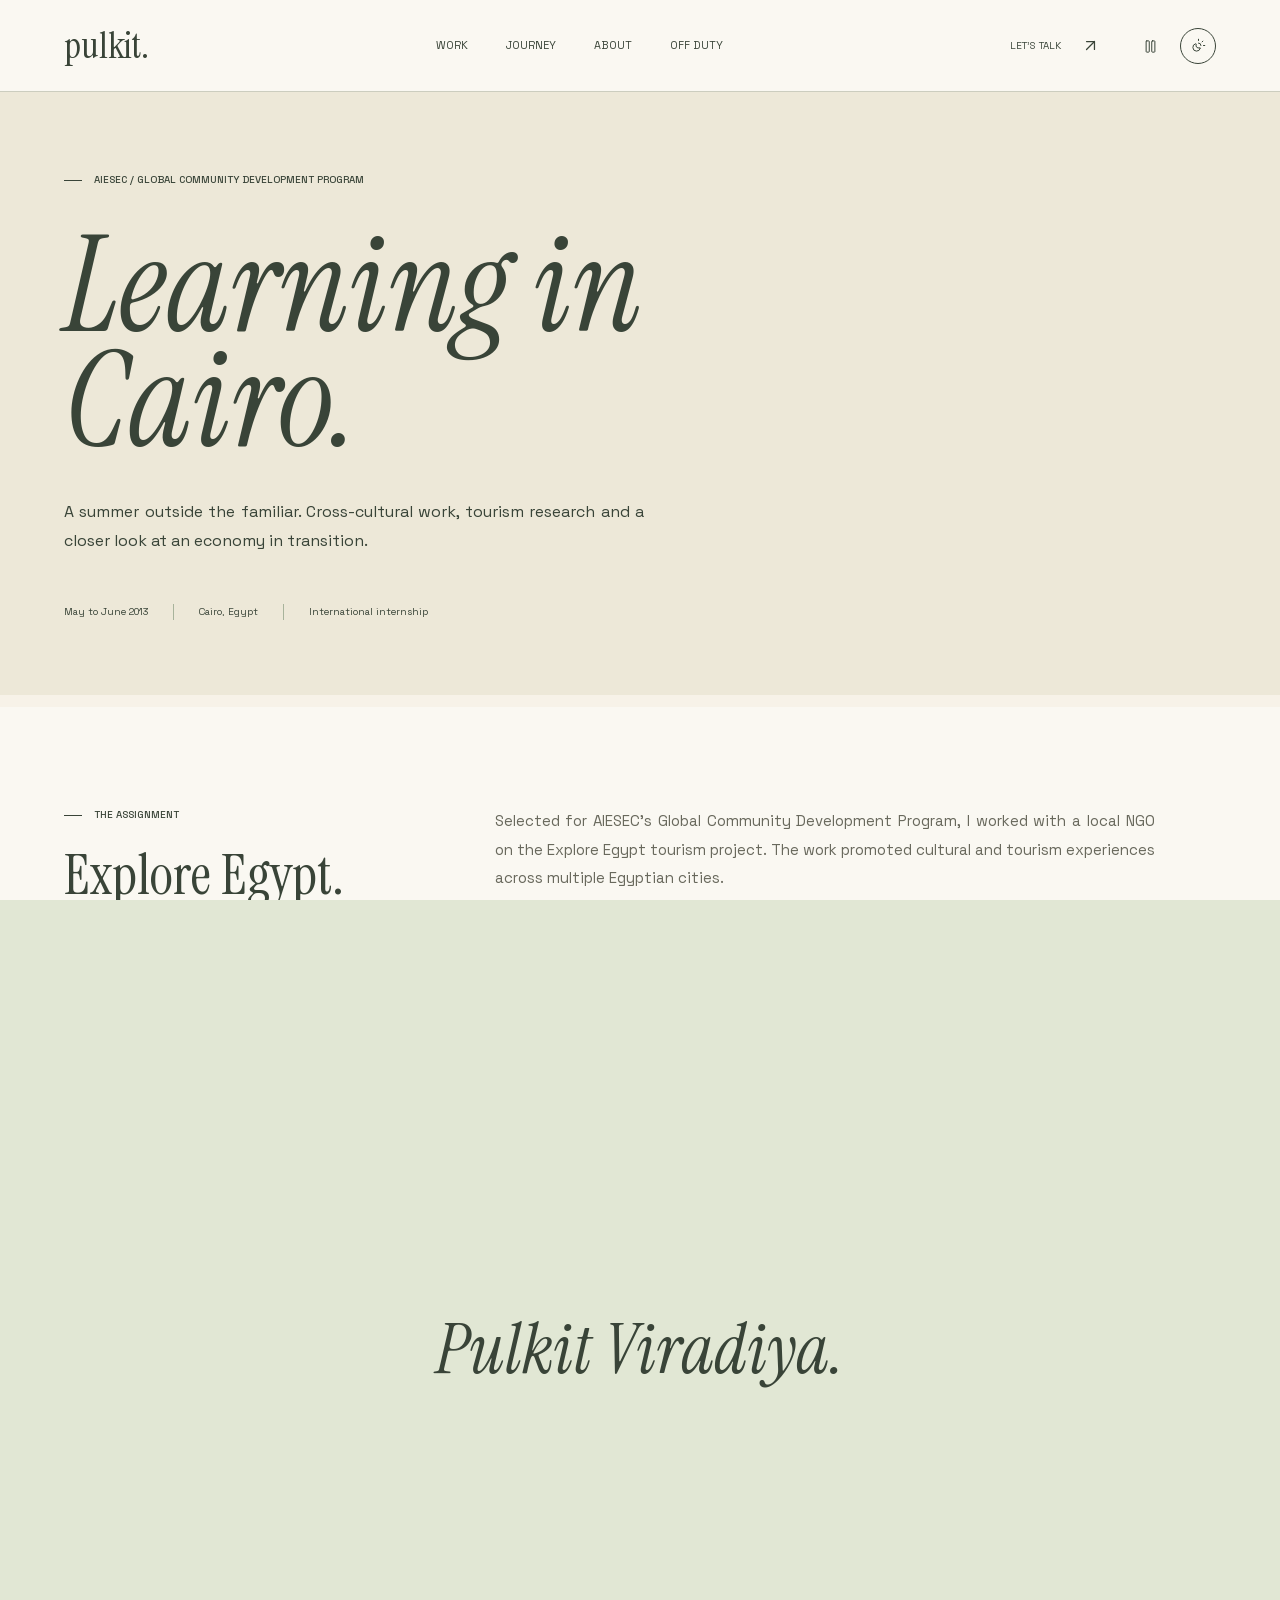
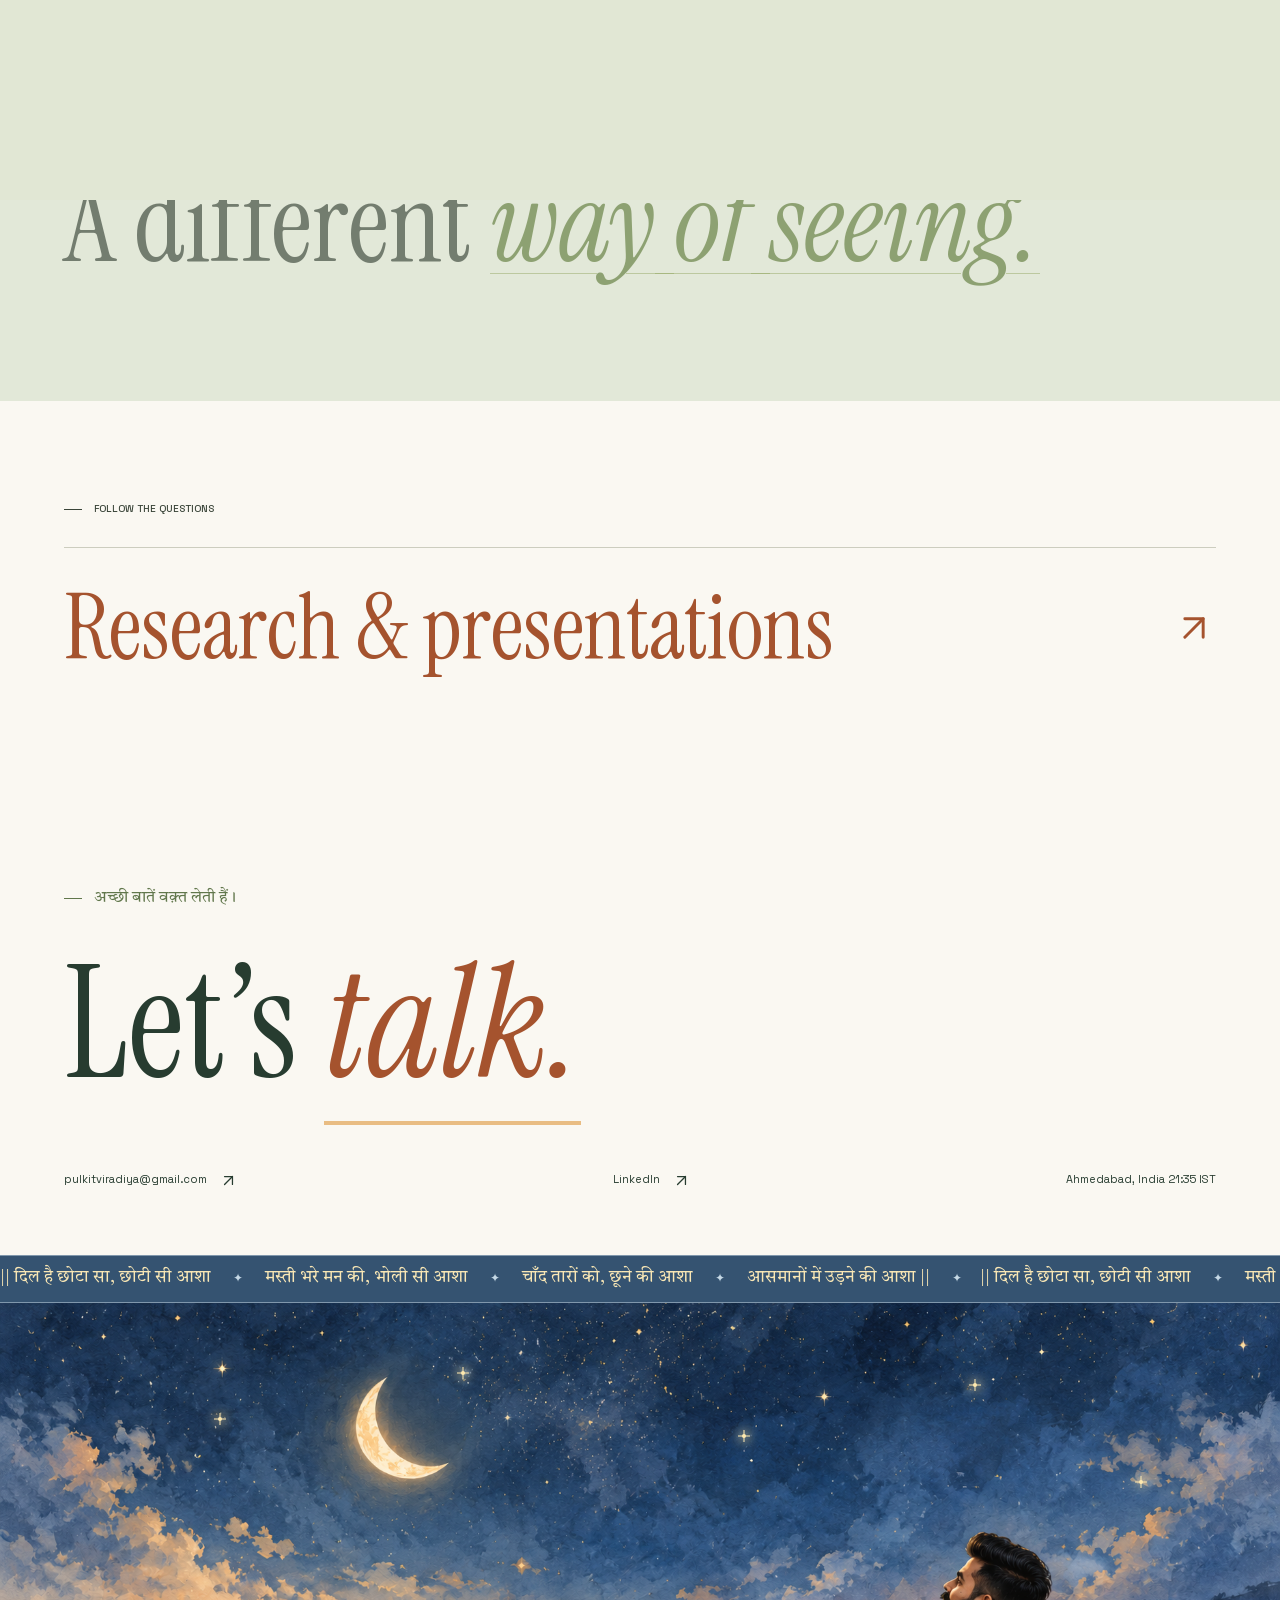
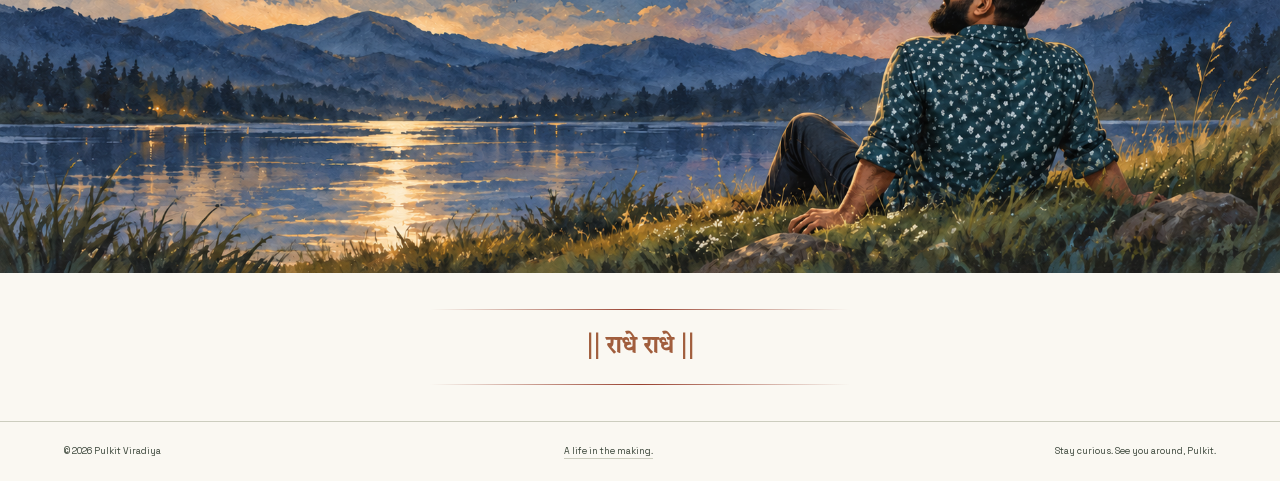
<file: cairo.html>
<!DOCTYPE html>
<html lang="en" data-theme="light"><head>
<meta charset="UTF-8"><meta name="viewport" content="width=device-width, initial-scale=1.0">
<meta http-equiv="Content-Security-Policy" content="default-src 'self'; style-src 'self' 'unsafe-inline' https://fonts.googleapis.com; font-src 'self' https://fonts.gstatic.com; script-src 'self' 'unsafe-inline'; img-src 'self' data:; connect-src 'none'; base-uri 'self'; form-action 'none';">
<meta name="referrer" content="strict-origin-when-cross-origin"><meta http-equiv="Permissions-Policy" content="camera=(), microphone=(), geolocation=(), payment=()">
<link rel="icon" type="image/x-icon" href="favicon.ico"><link rel="icon" type="image/png" sizes="32x32" href="favicon-32x32.png"><link rel="apple-touch-icon" sizes="180x180" href="apple-touch-icon.png">
<meta name="robots" content="index, follow"><meta name="description" content="Pulkit Viradiya’s 2013 AIESEC international internship, Explore Egypt tourism work and economic research.">
<meta name="color-scheme" content="light dark"><title>AIESEC, Cairo | Pulkit Viradiya</title>
<style>@font-face { font-family:'Instrument Serif'; src:url('concept-serif.woff2') format('woff2'); font-style:normal; font-weight:400; font-display:swap; }
@font-face { font-family:'Instrument Serif'; src:url('concept-serif-italic.woff2') format('woff2'); font-style:italic; font-weight:400; font-display:swap; }
@font-face { font-family:'Space Grotesk'; src:url('concept-sans.woff2') format('woff2'); font-style:normal; font-weight:300 700; font-display:swap; }
@font-face { font-family:'Tiro Devanagari Hindi'; src:url('concept-tiro-devanagari-hindi.woff2') format('woff2'); font-style:normal; font-weight:400; font-display:swap; }
@font-face { font-family:'Rasa'; src:url('concept-rasa-gujarati.woff2') format('woff2'); font-style:normal; font-weight:300 700; font-display:swap; }
:root {
  --bg: #f4f5f0;
  --ink: #20231f;
  --muted: #62675e;
  --line: #ced1c7;
  --accent: #d9f66f;
  --panel: #e8ebe3;
  --pad: 56px;
  --serif: Georgia, serif;
  --sans: "DM Sans", sans-serif;
  color-scheme: light;
}
[data-theme="dark"] {
  --bg: #191c19;
  --ink: #f4f5ef;
  --muted: #b7beb2;
  --line: #4d554b;
  --panel: #242a23;
  color-scheme: dark;
}
* {
  box-sizing: border-box;
  letter-spacing: 0;
}
html {
  scroll-behavior: smooth;
  scroll-padding-top: 90px;
}
body {
  margin: 0;
  background: var(--bg);
  color: var(--ink);
  font-family: var(--sans);
  font-size: 16px;
  line-height: 1.6;
}
h1,
h2,
h3,
h4,
p,
figure {
  margin: 0;
}
h1,
h2,
h3,
h4 {
  font-family: Manrope, sans-serif;
  line-height: 1.05;
  font-weight: 500;
}
h1 {
  font-size: 100px;
}
h2 {
  font-size: 62px;
}
h3 {
  font-size: 30px;
}
p {
  text-align: justify;
  max-width: 66ch;
  color: var(--muted);
}
p + p {
  margin-top: 20px;
}
a {
  color: inherit;
  text-decoration: none;
}
button,
input {
  font: inherit;
}
button {
  cursor: pointer;
  color: inherit;
}
a,
button,
summary {
  -webkit-tap-highlight-color: transparent;
}
a:focus-visible,
button:focus-visible,
summary:focus-visible {
  outline: 3px solid #739d23;
  outline-offset: 6px;
}
img {
  max-width: 100%;
  display: block;
}
button {
  border: 0;
}
::selection {
  background: #d9f66f;
  color: #20231f;
}
[hidden] {
  display: none !important;
}
.wrap {
  max-width: 1600px;
  margin: auto;
  padding-inline: var(--pad);
}
.section {
  padding-block: 100px;
}
.eyebrow {
  display: flex;
  align-items: center;
  gap: 12px;
  font-size: 11px;
  font-weight: 650;
  text-transform: uppercase;
}
.eyebrow:before {
  content: "";
  width: 7px;
  height: 7px;
  background: currentColor;
}
.serif {
  font-family: Georgia, serif;
  font-style: italic;
  font-weight: 400;
}
.muted {
  color: var(--muted);
}
.accent {
  color: #698322;
}
.skip {
  position: fixed;
  left: 20px;
  top: -100px;
  z-index: 100;
  background: var(--accent);
  padding: 15px;
  color: #20231f;
}
.skip:focus {
  top: 12px;
}
.icon {
  width: 19px;
  height: 19px;
  display: inline-block;
  vertical-align: middle;
  flex-shrink: 0;
  fill: none;
  stroke: currentColor;
  stroke-width: 1.6;
  stroke-linecap: round;
  stroke-linejoin: round;
}
.icon-btn {
  display: grid;
  place-items: center;
  width: 44px;
  height: 44px;
  background: transparent;
  border: 1px solid var(--line);
  border-radius: 50%;
  position: relative;
}
.icon-btn:after {
  content: attr(aria-label);
  position: absolute;
  top: 50px;
  right: 0;
  font-size: 11px;
  white-space: nowrap;
  padding: 4px 9px;
  background: var(--ink);
  color: var(--bg);
  opacity: 0;
  pointer-events: none;
}
.icon-btn:hover:after {
  opacity: 1;
}
.nav {
  height: 86px;
  position: sticky;
  top: 0;
  background: var(--bg);
  z-index: 30;
  border-bottom: 1px solid var(--line);
}
.nav-inner {
  height: 100%;
  display: flex;
  align-items: center;
  justify-content: space-between;
  gap: 25px;
}
.logo {
  font-size: 22px;
  font-weight: 700;
  line-height: 1;
}
.logo small {
  font-size: 11px;
  display: block;
  font-weight: 450;
  margin-top: 7px;
  color: var(--muted);
}
.nav-links {
  display: flex;
  gap: 30px;
  align-items: center;
  font-size: 13px;
}
.nav-links a {
  position: relative;
}
.nav-links a:after {
  content: "";
  position: absolute;
  height: 1px;
  left: 0;
  right: 100%;
  bottom: -4px;
  background: currentColor;
  transition: right 0.25s;
}
.nav-links a:hover:after,
.nav-links a[aria-current="page"]:after {
  right: 0;
}
.nav-tools {
  display: flex;
  gap: 10px;
  align-items: center;
}
.nav-contact {
  font-size: 12px;
  display: flex;
  align-items: center;
  gap: 16px;
  padding-right: 12px;
}
.mobile-menu {
  display: none;
}
.progress {
  height: 2px;
  background: #739d23;
  position: absolute;
  bottom: -1px;
  left: 0;
  width: 0;
  transition: width 0.1s linear;
}
.menu-dialog {
  border: 0;
  padding: 0;
  background: var(--bg);
  color: var(--ink);
  max-width: none;
  max-height: none;
  width: 100%;
  height: 100dvh;
}
.menu-dialog::backdrop {
  background: #111a;
}
.menu-top {
  display: flex;
  align-items: center;
  justify-content: space-between;
  padding: 28px var(--pad);
  border-bottom: 1px solid var(--line);
}
.menu-list {
  display: flex;
  flex-direction: column;
  padding: 30px var(--pad);
  gap: 10px;
}
.menu-list a {
  font-family: Manrope;
  font-size: 42px;
  line-height: 1.5;
  border-bottom: 1px solid var(--line);
}
.hero {
  background: #c5dad5;
  color: #20231f;
  position: relative;
  min-height: 570px;
  height: calc(100svh - 142px);
  max-height: 820px;
  overflow: hidden;
}
.hero-img {
  position: absolute;
  right: 0;
  top: 0;
  width: 54%;
  height: 100%;
  object-fit: cover;
  object-position: center 28%;
  mix-blend-mode: multiply;
}
.hero .wrap {
  position: relative;
  height: 100%;
  padding-top: 35px;
  padding-bottom: 42px;
  display: flex;
  flex-direction: column;
  justify-content: space-between;
  pointer-events: none;
}
.hero a {
  pointer-events: auto;
}
.hero-top {
  display: flex;
  justify-content: space-between;
  font-size: 11px;
}
.hero-top span:last-child {
  background: #c5dad5dd;
  padding: 2px 8px;
}
.hero-heading {
  font-size: 106px;
  line-height: 0.97;
  font-weight: 500;
  max-width: 750px;
  margin-top: 20px;
}
.hero-heading .serif {
  display: block;
}
.hero-caption {
  max-width: 370px;
  font-size: 17px;
  line-height: 1.5;
  color: #303e37;
  margin-top: 24px;
}
.hero-bottom {
  display: flex;
  align-items: end;
  justify-content: space-between;
  margin-top: 20px;
}
.text-link {
  display: inline-flex;
  align-items: center;
  gap: 24px;
  font-size: 13px;
  border-bottom: 1px solid currentColor;
  padding-bottom: 9px;
}
.text-link .icon {
  transition: transform 0.25s;
}
.text-link:hover .icon {
  transform: translate(3px, -3px);
}
.hero-stamp {
  background: var(--accent);
  color: #20231f;
  width: 140px;
  height: 140px;
  border-radius: 50%;
  display: flex;
  align-items: center;
  justify-content: center;
  text-align: center;
  transform: rotate(10deg);
  font-size: 12px;
  line-height: 1.4;
  font-weight: 650;
  margin-right: 30px;
}
.hero-stamp span {
  display: block;
}
.ticker {
  display: flex;
  align-items: center;
  justify-content: space-between;
  gap: 16px;
  padding-block: 18px;
  font-size: 11px;
  border-bottom: 1px solid var(--line);
}
.ticker-dot {
  width: 6px;
  height: 6px;
  background: #789334;
  border-radius: 50%;
  display: inline-block;
  margin-right: 8px;
}
.intro {
  display: grid;
  grid-template-columns: 1fr 2fr;
  gap: 70px;
}
.intro h2 {
  font-size: 46px;
  line-height: 1.2;
  max-width: 920px;
}
.intro p {
  margin-top: 30px;
  font-size: 17px;
  max-width: 600px;
}
.proof {
  display: grid;
  grid-template-columns: repeat(4, 1fr);
  margin-top: 65px;
  border-top: 1px solid var(--line);
  border-bottom: 1px solid var(--line);
}
.proof-item {
  padding: 28px 30px;
  border-right: 1px solid var(--line);
}
.proof-item:first-child {
  padding-left: 0;
}
.proof-item:last-child {
  border: 0;
}
.proof-number {
  font-size: 48px;
  line-height: 1.1;
  font-family: Manrope;
  font-weight: 500;
}
.proof-label {
  font-size: 11px;
  color: var(--muted);
  margin-top: 12px;
}
.section-head {
  display: flex;
  align-items: end;
  justify-content: space-between;
  gap: 30px;
  margin-bottom: 40px;
}
.section-head .eyebrow {
  margin-bottom: 22px;
}
.section-head h2 {
  max-width: 850px;
}
.work-grid {
  display: grid;
  grid-template-columns: 1fr 1fr;
  gap: 52px 26px;
}
.work-item {
  min-width: 0;
}
.work-item:first-child {
  grid-column: 1/-1;
}
.work-art {
  position: relative;
  background: var(--tile, #d9f66f);
  color: #20231f;
  min-height: 320px;
  aspect-ratio: 1.5;
  overflow: hidden;
  display: flex;
  flex-direction: column;
  justify-content: space-between;
  padding: 32px;
}
.work-item:first-child .work-art {
  aspect-ratio: 2.35;
}
.work-art img {
  position: absolute;
  inset: 0;
  width: 100%;
  height: 100%;
  object-fit: cover;
  transition: transform 0.75s cubic-bezier(0.2, 0.65, 0.2, 1);
}
.work-item:hover .work-art img {
  transform: scale(1.035);
}
.art-label {
  position: relative;
  z-index: 1;
  align-self: flex-start;
  font-size: 10px;
  background: #f4f5f0;
  color: #20231f;
  padding: 7px 12px;
  border-radius: 2px;
}
.art-copy {
  position: relative;
  z-index: 1;
  font-size: 76px;
  line-height: 0.95;
  font-family: Manrope;
  font-weight: 650;
}
.art-copy span {
  display: block;
}
.art-foot {
  position: relative;
  z-index: 1;
  font-size: 12px;
}
.art-index {
  position: absolute;
  bottom: 22px;
  right: 24px;
  background: #f4f5f0;
  color: #20231f;
  width: 46px;
  height: 46px;
  display: grid;
  place-items: center;
  border-radius: 50%;
  transition:
    background 0.2s,
    transform 0.2s;
}
.work-item:hover .art-index {
  background: #d9f66f;
  transform: rotate(45deg);
}
.work-meta {
  display: flex;
  align-items: start;
  justify-content: space-between;
  gap: 20px;
  margin-top: 19px;
}
.work-meta h3 {
  font-size: 24px;
}
.work-meta p {
  font-size: 13px;
  margin-top: 7px;
}
.work-meta > span {
  font-size: 11px;
  color: var(--muted);
  white-space: nowrap;
}
.work-art.photo .art-copy {
  font-size: 54px;
  background: #f4f5f0;
  padding: 16px;
  align-self: start;
  max-width: 70%;
}
.ribbon-art {
  position: absolute;
  inset: auto -40px 100px;
  transform: rotate(-12deg);
  background: #23251f;
  color: #edffa3;
  padding: 18px 0;
  text-align: center;
  font-family: Manrope;
  font-size: 40px;
}
.candy-art .art-copy {
  font-size: 80px;
  max-width: 700px;
}
.ximi-art .art-copy {
  font-size: 58px;
}
.art-grid {
  position: absolute;
  inset: 0;
  background-image:
    linear-gradient(#20231f18 1px, transparent 1px),
    linear-gradient(90deg, #20231f18 1px, transparent 1px);
  background-size: 60px 60px;
}
.work-item:focus-visible .work-art {
  outline: 3px solid #739d23;
  outline-offset: 4px;
}
.dark-band {
  background: #20251f;
  color: #f4f5f0;
}
.dark-band p {
  color: #c5cbbc;
}
.dark-band .eyebrow {
  color: #d9f66f;
}
.thesis {
  font-size: 70px;
  max-width: 1050px;
  line-height: 1.12;
  margin-top: 40px;
}
.thesis .serif {
  color: #d9f66f;
}
.process {
  display: grid;
  grid-template-columns: repeat(3, 1fr);
  gap: 35px;
  margin-top: 60px;
}
.process article {
  border-top: 1px solid #646e60;
  padding-top: 25px;
}
.process article > span {
  font-size: 11px;
  color: #c5cbbc;
}
.process h3 {
  font-size: 24px;
  margin: 25px 0 16px;
}
.process p {
  font-size: 14px;
}
.journey-strip {
  display: grid;
  grid-template-columns: 1fr 1fr;
  gap: 70px;
  align-items: center;
}
.journey-image {
  aspect-ratio: 1;
  object-fit: cover;
  width: 100%;
  max-height: 540px;
  object-position: center 20%;
}
.journey-strip h2 {
  margin-top: 24px;
}
.journey-strip p {
  margin: 28px 0;
}
.journey-strip .eyebrow {
  margin-top: 20px;
}
.chapter-list {
  margin-top: 45px;
}
.chapter-row {
  display: grid;
  grid-template-columns: 70px 1fr 24px;
  gap: 20px;
  align-items: center;
  padding: 24px 0;
  border-top: 1px solid var(--line);
}
.chapter-row:last-child {
  border-bottom: 1px solid var(--line);
}
.chapter-row > span:first-child {
  font-size: 12px;
  color: var(--muted);
}
.chapter-row strong {
  font-size: 22px;
  font-weight: 500;
}
.chapter-row:hover {
  color: #698322;
}
.off-duty-teaser {
  background: #d9f66f;
  color: #20231f;
}
.off-duty-teaser p {
  color: #414d2e;
}
.off-duty-teaser .wrap {
  display: grid;
  grid-template-columns: 1fr 1fr;
  gap: 70px;
  align-items: center;
}
.off-duty-teaser h2 {
  font-size: 65px;
}
.off-duty-teaser p {
  margin: 24px 0;
}
.small-index {
  font-size: 11px;
  text-transform: uppercase;
  margin-bottom: 30px;
}
.contact-section {
  padding-block: 100px 55px;
}
.contact-section h2 {
  font-size: 96px;
  margin: 25px 0 50px;
}
.contact-section h2 a {
  border-bottom: 2px solid var(--ink);
}
.contact-meta {
  display: flex;
  justify-content: space-between;
  gap: 25px;
  flex-wrap: wrap;
  font-size: 13px;
}
.contact-meta a {
  display: inline-flex;
  gap: 12px;
  align-items: center;
}
.radhe-section {
  text-align: center;
  padding: 36px var(--pad);
}
.radhe-rule {
  border: none;
  height: 1px;
  background: linear-gradient(
    to right,
    transparent,
    #b5872a 30%,
    #b5872a 70%,
    transparent
  );
  margin: 0 auto;
  max-width: 420px;
}
.radhe-text {
  font-family: var(--serif);
  font-size: 1.65rem;
  font-weight: 700;
  letter-spacing: 0;
  color: #947023;
  padding: 1.1rem 0;
  display: block;
}
[data-theme="dark"] .radhe-rule {
  background: linear-gradient(
    to right,
    transparent,
    #e8c46a 30%,
    #e8c46a 70%,
    transparent
  );
}
[data-theme="dark"] .radhe-text {
  color: #e8c46a;
}
.footer {
  padding-block: 22px;
  border-top: 1px solid var(--line);
  font-size: 11px;
}
.footer .wrap {
  display: flex;
  justify-content: space-between;
  gap: 20px;
}
.footer a {
  border-bottom: 1px solid var(--line);
}
.page-hero {
  padding-block: 66px 65px;
}
.page-hero h1 {
  margin: 35px 0 28px;
  max-width: 1200px;
}
.page-hero p {
  max-width: 630px;
  font-size: 19px;
}
.page-hero .hero-meta {
  margin-top: 42px;
  display: flex;
  gap: 25px;
  flex-wrap: wrap;
  font-size: 12px;
}
.hero-meta > span {
  padding-right: 25px;
  border-right: 1px solid var(--line);
}
.hero-meta > span:last-child {
  border: 0;
}
.case-top {
  background: var(--case, #d9f66f);
  color: #20231f;
}
.case-top p {
  color: #364034;
}
.case-top .hero-meta > span {
  border-color: #20231f44;
}
.case-cover {
  position: relative;
  max-height: 700px;
  overflow: hidden;
}
.case-cover img {
  width: 100%;
  height: 520px;
  object-fit: cover;
}
.case-cover figcaption {
  position: absolute;
  bottom: 15px;
  left: var(--pad);
  font-size: 10px;
  background: #f4f5f0;
  color: #20231f;
  padding: 5px 10px;
  max-width: 80%;
}
.case-graphic {
  height: 400px;
  background: #20251f;
  color: var(--case);
  display: flex;
  align-items: center;
  justify-content: center;
  gap: 45px;
  overflow: hidden;
}
.case-graphic strong {
  font-family: Manrope;
  font-weight: 500;
  font-size: 122px;
}
.case-graphic span {
  font-size: 22px;
  max-width: 260px;
  line-height: 1.5;
}
.case-nav {
  padding-block: 20px;
  border-bottom: 1px solid var(--line);
  display: flex;
  gap: 28px;
  font-size: 12px;
  flex-wrap: wrap;
}
.case-section {
  display: grid;
  grid-template-columns: 1fr 2fr;
  gap: 70px;
  padding-block: 80px;
  border-bottom: 1px solid var(--line);
}
.case-section h2 {
  font-size: 40px;
  max-width: 330px;
}
.case-section .eyebrow {
  margin-bottom: 24px;
}
.case-section h3 {
  font-size: 26px;
  margin-bottom: 18px;
}
.case-section .prose {
  max-width: 800px;
}
.case-section p {
  font-size: 17px;
  line-height: 1.8;
}
.decision {
  padding-block: 28px;
  border-top: 1px solid var(--line);
}
.decision:first-child {
  padding-top: 0;
  border: 0;
}
.decision > span {
  display: block;
  font-size: 11px;
  margin-bottom: 14px;
  color: var(--muted);
}
.detail-list {
  margin-top: 20px;
}
.detail-list details {
  border-top: 1px solid var(--line);
  padding: 22px 0;
}
.detail-list details:last-child {
  border-bottom: 1px solid var(--line);
}
.detail-list summary {
  cursor: pointer;
  display: flex;
  align-items: center;
  justify-content: space-between;
  gap: 20px;
  list-style: none;
  font-size: 19px;
}
.detail-list summary::-webkit-details-marker {
  display: none;
}
.detail-list summary .icon {
  transition: transform 0.25s;
}
.detail-list details[open] summary .icon {
  transform: rotate(45deg);
}
.detail-list details p {
  margin-top: 18px;
  font-size: 16px;
}
.next-chapter {
  padding-block: 80px;
}
.next-chapter a {
  display: flex;
  justify-content: space-between;
  align-items: center;
  margin-top: 30px;
  border-top: 1px solid var(--line);
  padding-top: 30px;
  font-size: 60px;
  line-height: 1.1;
}
.next-chapter .icon {
  width: 44px;
  height: 44px;
}
.filter-bar {
  display: flex;
  gap: 8px;
  flex-wrap: wrap;
  margin-bottom: 40px;
}
.filter-bar button {
  padding: 10px 18px;
  border: 1px solid var(--line);
  border-radius: 2px;
  background: transparent;
  font-size: 12px;
}
.filter-bar button[aria-pressed="true"] {
  background: var(--ink);
  color: var(--bg);
  border-color: var(--ink);
}
.timeline {
  margin-top: 40px;
}
.timeline-row {
  display: grid;
  grid-template-columns: 145px 1fr;
  gap: 50px;
  padding: 42px 0;
  border-top: 1px solid var(--line);
}
.timeline-year {
  font-size: 30px;
  font-family: Manrope;
  line-height: 1.2;
}
.timeline-year small {
  display: block;
  margin-top: 12px;
  font-size: 11px;
  font-family: var(--sans);
  color: var(--muted);
  line-height: 1.6;
}
.timeline-body {
  border-left: 2px solid var(--entry, #719538);
  padding-left: 35px;
}
.timeline-body .eyebrow {
  color: var(--muted);
  margin-bottom: 20px;
}
.timeline-body h3 {
  font-size: 32px;
  margin-bottom: 20px;
}
.timeline-body p {
  margin-top: 14px;
}
.timeline-body .text-link {
  margin-top: 25px;
}
.t-venture-link {
  color: inherit;
  text-decoration: none;
}
.timeline-counter {
  font-size: 12px;
  color: var(--muted);
  margin-bottom: 25px;
}
.portrait-section {
  display: grid;
  grid-template-columns: 1fr 1fr;
  gap: 70px;
  align-items: center;
}
.portrait-section > img {
  width: 100%;
  height: 640px;
  object-fit: cover;
  object-position: center 20%;
}
.portrait-section h2 {
  font-size: 52px;
  margin-bottom: 30px;
}
.portrait-section p {
  margin-top: 20px;
}
.quote {
  font-family: Georgia, serif;
  font-style: italic;
  font-size: 46px;
  line-height: 1.2;
  margin: 30px 0;
}
.education-row {
  display: grid;
  grid-template-columns: 180px 1fr;
  gap: 30px;
  padding: 30px 0;
  border-top: 1px solid var(--line);
}
.education-row h3 {
  font-size: 24px;
  line-height: 1.3;
}
.education-row p {
  margin-top: 10px;
}
.education-row > span {
  font-size: 14px;
  color: var(--muted);
}
.listening {
  display: grid;
  grid-template-columns: 1fr 1fr;
  gap: 50px;
  margin-top: 50px;
}
.listening h3 {
  margin-bottom: 20px;
}
.vinyl {
  width: 230px;
  aspect-ratio: 1;
  border-radius: 50%;
  background: repeating-radial-gradient(
    circle,
    #1d211e 0px,
    #1d211e 3px,
    #343a33 4px,
    #1d211e 5px
  );
  position: relative;
  margin: 10px auto 35px;
  animation: spin 18s linear infinite;
  animation-play-state: paused;
}
.vinyl:after {
  content: "PV / SIDE A";
  position: absolute;
  inset: 34%;
  display: grid;
  place-items: center;
  background: #d9f66f;
  border-radius: 50%;
  color: #20231f;
  font-size: 10px;
}
.listening article:hover .vinyl {
  animation-play-state: running;
}
.listening article {
  padding: 35px 0;
  border-top: 1px solid var(--line);
}
.listening .status {
  display: inline-block;
  padding: 7px 12px;
  background: var(--panel);
  font-size: 11px;
  margin-top: 20px;
}
.interests {
  display: grid;
  grid-template-columns: repeat(3, 1fr);
  gap: 30px;
}
.interests article {
  border-top: 1px solid var(--line);
  padding-top: 25px;
}
.interests h3 {
  margin: 25px 0 20px;
  font-size: 25px;
}
.interests > article > span {
  font-size: 11px;
  color: var(--muted);
}
.languages {
  display: flex;
  flex-wrap: wrap;
  gap: 30px;
  margin-top: 30px;
}
.languages span {
  padding: 14px 0;
  border-bottom: 1px solid var(--line);
  flex: 1;
  min-width: 150px;
}
.languages small {
  display: block;
  color: var(--muted);
}
.coffee-wide {
  width: 100%;
  height: 440px;
  object-fit: cover;
}
.reveal {
  opacity: 1;
  transform: none;
}
.motion-ready .reveal.pending {
  opacity: 0;
  transform: translateY(22px);
}
.motion-ready .reveal {
  transition:
    opacity 0.65s ease,
    transform 0.65s cubic-bezier(0.2, 0.65, 0.2, 1);
}
@keyframes spin {
  to {
    transform: rotate(360deg);
  }
}
@view-transition {
  navigation: auto;
}
::view-transition-old(root) {
  animation: fade-out 0.15s ease;
}
::view-transition-new(root) {
  animation: fade-in 0.3s ease;
}
@keyframes fade-in {
  from {
    opacity: 0;
    transform: translateY(8px);
  }
}
@keyframes fade-out {
  to {
    opacity: 0;
  }
}
[data-motion="off"] *,
[data-motion="off"] *:before,
[data-motion="off"] *:after {
  animation: none !important;
  transition: none !important;
  scroll-behavior: auto !important;
}
[data-motion="off"] .reveal {
  opacity: 1 !important;
  transform: none !important;
}
@media (min-width: 1650px) {
  .hero-heading {
    font-size: 132px;
  }
  .hero-caption {
    font-size: 20px;
  }
  .hero .wrap {
    padding-block: 45px;
  }
  .hero-img {
    object-position: center 32%;
  }
}
@media (max-width: 1100px) {
  :root {
    --pad: 32px;
  }
  .nav-links {
    gap: 20px;
  }
  .nav-contact {
    display: none;
  }
  .hero-heading {
    font-size: 86px;
  }
  .hero-caption {
    max-width: 310px;
  }
  .hero-img {
    width: 56%;
  }
  h1 {
    font-size: 80px;
  }
  h2 {
    font-size: 50px;
  }
  .intro {
    gap: 35px;
    grid-template-columns: 1fr 2.4fr;
  }
  .intro h2 {
    font-size: 38px;
  }
  .proof-number {
    font-size: 36px;
  }
  .proof-item {
    padding-inline: 20px;
  }
  .art-copy,
  .candy-art .art-copy {
    font-size: 62px;
  }
  .work-art.photo .art-copy {
    font-size: 42px;
  }
  .thesis {
    font-size: 56px;
  }
  .case-section {
    gap: 40px;
  }
  .portrait-section {
    gap: 35px;
  }
  .contact-section h2 {
    font-size: 76px;
  }
  .case-graphic strong {
    font-size: 100px;
  }
  .off-duty-teaser .wrap {
    gap: 40px;
  }
}
@media (max-width: 760px) {
  :root {
    --pad: 22px;
  }
  .nav {
    height: 76px;
  }
  .nav-links {
    display: none;
  }
  .mobile-menu {
    display: grid;
  }
  .nav-tools {
    gap: 7px;
  }
  .logo {
    font-size: 20px;
  }
  .logo small {
    font-size: 10px;
  }
  .icon-btn {
    width: 38px;
    height: 38px;
  }
  .nav-tools .motion-toggle {
    display: none;
  }
  .hero {
    height: calc(100svh - 128px);
    min-height: 610px;
    max-height: 800px;
  }
  .hero-img {
    width: 100%;
    height: 100%;
    object-position: 66% center;
    opacity: 0.67;
    mix-blend-mode: multiply;
  }
  .hero .wrap {
    padding-top: 24px;
    padding-bottom: 26px;
  }
  .hero-top {
    font-size: 10px;
    gap: 10px;
  }
  .hero-top span:last-child {
    display: none;
  }
  .hero-heading {
    font-size: 64px;
    line-height: 1.02;
    margin-top: 0;
    text-shadow: 0 0 28px #c5dad5;
  }
  .hero-caption {
    font-size: 15px;
    max-width: 290px;
    color: #20231f;
    background: #c5dad5ed;
    padding: 12px 15px;
    margin-top: 24px;
  }
  .hero-bottom {
    align-items: center;
  }
  .hero-bottom .text-link {
    background: #d9f66f;
    border: 0;
    padding: 12px;
  }
  .hero-stamp {
    width: 100px;
    height: 100px;
    font-size: 10px;
    margin: 0;
  }
  .hero-name-block {
    margin-top: 70px;
  }
  .ticker {
    font-size: 10px;
    gap: 10px;
  }
  .ticker > span:nth-child(2) {
    display: none;
  }
  .section {
    padding-block: 65px;
  }
  .intro {
    grid-template-columns: 1fr;
    gap: 25px;
  }
  .intro h2 {
    font-size: 32px;
  }
  .intro p {
    font-size: 16px;
    margin-top: 20px;
  }
  .proof {
    grid-template-columns: 1fr 1fr;
    margin-top: 40px;
  }
  .proof-item {
    padding: 24px 18px !important;
  }
  .proof-item:nth-child(2) {
    border-right: 0;
  }
  .proof-item:nth-child(-n + 2) {
    border-bottom: 1px solid var(--line);
  }
  .proof-number {
    font-size: 36px;
  }
  .proof-label {
    font-size: 10px;
  }
  .section-head {
    align-items: start;
    flex-direction: column;
    gap: 22px;
    margin-bottom: 30px;
  }
  h1 {
    font-size: 58px;
  }
  h2 {
    font-size: 40px;
  }
  .work-grid {
    grid-template-columns: 1fr;
    gap: 35px;
  }
  .work-item:first-child {
    grid-column: auto;
  }
  .work-art,
  .work-item:first-child .work-art {
    aspect-ratio: 1.12;
    min-height: 280px;
    padding: 22px;
  }
  .art-copy,
  .candy-art .art-copy {
    font-size: 58px;
  }
  .work-art.photo .art-copy {
    font-size: 37px;
    max-width: 85%;
  }
  .work-meta h3 {
    font-size: 22px;
  }
  .work-meta p {
    font-size: 12px;
  }
  .work-meta > span {
    font-size: 10px;
  }
  .thesis {
    font-size: 42px;
  }
  .process {
    grid-template-columns: 1fr;
    gap: 30px;
    margin-top: 40px;
  }
  .process h3 {
    margin-top: 15px;
  }
  .journey-strip,
  .off-duty-teaser .wrap {
    grid-template-columns: 1fr;
    gap: 35px;
  }
  .journey-image {
    max-height: 440px;
  }
  .off-duty-teaser h2 {
    font-size: 46px;
  }
  .chapter-row strong {
    font-size: 21px;
  }
  .contact-section {
    padding-block: 60px 30px;
  }
  .contact-section h2 {
    font-size: 50px;
    margin-bottom: 35px;
  }
  .contact-meta {
    flex-direction: column;
    gap: 20px;
  }
  .footer .wrap {
    flex-wrap: wrap;
    font-size: 10px;
  }
  .footer .wrap > span:last-child {
    display: none;
  }
  .page-hero {
    padding-block: 40px 42px;
  }
  .page-hero h1 {
    margin-block: 28px 22px;
    overflow-wrap: break-word;
  }
  .page-hero p {
    font-size: 17px;
  }
  .page-hero .hero-meta {
    gap: 12px;
    font-size: 11px;
    margin-top: 28px;
  }
  .hero-meta > span {
    padding-right: 12px;
  }
  .case-cover img {
    height: 300px;
  }
  .case-cover figcaption {
    font-size: 9px;
  }
  .case-graphic {
    height: 270px;
    gap: 20px;
    padding: 22px;
  }
  .case-graphic strong {
    font-size: 72px;
  }
  .case-graphic span {
    font-size: 16px;
    max-width: 140px;
  }
  .case-section {
    grid-template-columns: 1fr;
    gap: 30px;
    padding-block: 55px;
  }
  .case-section h2 {
    font-size: 37px;
    max-width: 100%;
  }
  .case-section p {
    font-size: 16px;
  }
  .case-nav {
    gap: 20px;
    font-size: 11px;
  }
  .next-chapter {
    padding-block: 55px;
  }
  .next-chapter a {
    font-size: 38px;
    gap: 20px;
  }
  .next-chapter .icon {
    width: 28px;
    height: 28px;
  }
  .timeline-row {
    grid-template-columns: 1fr;
    gap: 22px;
    padding: 35px 0;
  }
  .timeline-year {
    font-size: 27px;
    display: flex;
    align-items: center;
    gap: 20px;
  }
  .timeline-year small {
    margin: 0;
  }
  .timeline-body {
    padding-left: 20px;
  }
  .timeline-body h3 {
    font-size: 27px;
  }
  .filter-bar {
    gap: 6px;
  }
  .filter-bar button {
    padding: 9px 11px;
    font-size: 11px;
  }
  .portrait-section {
    grid-template-columns: 1fr;
    gap: 40px;
  }
  .portrait-section > img {
    height: 430px;
  }
  .portrait-section h2 {
    font-size: 39px;
  }
  .quote {
    font-size: 35px;
  }
  .education-row {
    grid-template-columns: 1fr;
    gap: 15px;
  }
  .education-row h3 {
    font-size: 22px;
  }
  .listening,
  .interests {
    grid-template-columns: 1fr;
    gap: 30px;
  }
  .coffee-wide {
    height: 280px;
  }
  .radhe-section {
    padding-block: 28px;
  }
  .icon-btn:after {
    display: none;
  }
}
@media (max-width: 370px) {
  .hero-heading {
    font-size: 55px;
  }
  h1 {
    font-size: 50px;
  }
  .hero-stamp {
    width: 82px;
    height: 82px;
  }
  .hero-caption {
    max-width: 250px;
  }
  .hero .wrap {
    padding-bottom: 20px;
  }
  .proof-number {
    font-size: 31px;
  }
  .nav-tools {
    gap: 5px;
  }
  .icon-btn {
    width: 34px;
    height: 34px;
  }
  .contact-section h2 {
    font-size: 43px;
  }
}
.hero-img {
  mask-image: linear-gradient(to right, transparent, #000 14%);
}
.work-art {
  width: 100%;
  min-height: 0;
}
.art-copy:empty {
  display: none;
}
.thesis {
  overflow-wrap: break-word;
}
@media (max-width: 760px) {
  .hero-img {
    mask-image: none;
    opacity: 0.92;
  }
  .hero-name-block {
    margin: 0;
  }
  .hero-heading {
    position: absolute;
    top: 70px;
    left: var(--pad);
    right: var(--pad);
    font-size: 43px;
    white-space: nowrap;
    text-shadow: none;
  }
  .hero-heading .serif {
    display: inline;
    margin-left: 8px;
  }
  .hero-caption {
    position: absolute;
    bottom: 155px;
    left: var(--pad);
    font-size: 14px;
    margin: 0;
    max-width: 275px;
  }
  .hero-bottom {
    margin-top: auto;
    width: 100%;
  }
  .hero-top {
    max-width: 100%;
  }
  .hero-top .eyebrow {
    font-size: 9px;
  }
}
@media (max-width: 370px) {
  .hero-heading {
    font-size: 36px;
  }
  .hero-caption {
    bottom: 140px;
  }
  .thesis {
    font-size: 36px;
  }
  .art-copy,
  .candy-art .art-copy,
  .ximi-art .art-copy {
    font-size: 43px;
  }
  .work-art,
  .work-item:first-child .work-art {
    min-height: 0;
  }
  .work-meta {
    flex-wrap: wrap;
    gap: 10px;
  }
}
@media (prefers-reduced-motion: reduce) {
  html {
    scroll-behavior: auto;
  }
  *,
  *:before,
  *:after {
    animation: none !important;
    transition: none !important;
  }
  .motion-ready .reveal.pending {
    opacity: 1;
    transform: none;
  }
  ::view-transition-old(root),
  ::view-transition-new(root) {
    animation: none !important;
  }
}

/* Second direction: cinematic portraiture and editorial pacing. */
.site-intro { display:none; position:fixed; inset:0; z-index:100; background:#f5f0e6; color:#273c30; overflow:hidden; }
.has-js .site-intro { display:grid; place-items:center; animation:site-intro-failsafe 1ms 8s forwards; }
.site-intro-brand { position:absolute; top:36px; left:var(--pad); font:italic 31px/1 'Instrument Serif', Georgia, serif; color:#55705a; }
.site-intro-stage { position:relative; width:min(100% - 48px, 900px); min-height:150px; display:grid; place-items:center; text-align:center; }
.site-intro-line { position:absolute; width:100%; font:400 54px/1.4 var(--hindi); letter-spacing:0; }
.site-intro-first { opacity:1; transform:translateY(0); transition:opacity .35s ease, transform .5s cubic-bezier(.16,1,.3,1); }
.site-intro-second { color:#94612f; opacity:0; transform:translateY(14px); transition:opacity .5s ease .3s, transform .6s cubic-bezier(.16,1,.3,1) .3s; }
.site-intro[data-step='second'] .site-intro-first { opacity:0; transform:translateY(-14px); }
.site-intro[data-step='second'] .site-intro-second { opacity:1; transform:translateY(0); }
.site-intro-rule { position:absolute; bottom:8px; left:50%; width:92px; height:1px; background:#b9875a; transform:translateX(-50%) scaleX(.35); transition:transform .8s ease; }
.site-intro[data-step='second'] .site-intro-rule { transform:translateX(-50%) scaleX(1); }
.site-intro.is-leaving { opacity:0; visibility:hidden; pointer-events:none; transition:opacity .65s ease, visibility .65s ease; }
@keyframes site-intro-failsafe { to { visibility:hidden; pointer-events:none; } }
@media(max-width:640px) { .site-intro-brand { top:24px; left:24px; font-size:28px; } .site-intro-stage { min-height:190px; } .site-intro-line { font-size:32px; } }
@media(prefers-reduced-motion:reduce) { .has-js .site-intro { display:none; } }
[data-motion='off'] .site-intro { display:none; }
:root {
  --bg: #f7f2e8;
  --ink: #273c30;
  --muted: #686353;
  --line: #c9c1af;
  --accent: #ad4935;
  --panel: #ece5d6;
  --serif: 'Instrument Serif', Georgia, serif;
  --sans: 'Space Grotesk', Arial, sans-serif;
  --hindi: 'Tiro Devanagari Hindi', 'Kohinoor Devanagari', serif;
  --gujarati: 'Rasa', 'Gujarati Sangam MN', serif;
  --pad: 64px;
}
:lang(hi) { font-family:var(--hindi); }
:lang(gu) { font-family:var(--gujarati); }
[data-theme='dark'] { --bg:#243b30; --ink:#f7f2e8; --muted:#d0cbb9; --line:#7a8570; --panel:#30493a; --accent:#f7f2e8; }
body { font-family:var(--sans); font-size:15px; }
h1,h2,h3,h4,.serif,.quote { font-family:var(--serif); font-weight:400; }
h2 { font-size:80px; }
.serif { font-style:italic; }
.eyebrow,.small-index { font-size:10px; font-weight:500; }
.eyebrow:before { width:18px; height:1px; }
.nav { position:fixed; width:100%; height:92px; background:var(--bg); transition:background .4s,color .4s; }
.nav-inner { max-width:none; }
.logo { font-family:var(--serif); font-size:37px; font-weight:500; }
.logo small { display:none; }
.nav-links { gap:38px; font-size:11px; text-transform:uppercase; }
.nav-tools { gap:12px; }
.nav-contact { text-transform:uppercase; font-size:10px; gap:20px; padding-right:20px; }
.icon-btn { width:36px; height:36px; border-color:currentColor; }
.icon-btn .icon { width:15px; height:15px; }
.nav-tools .motion-toggle { border:0; }
.motion-off { display:none; }
[data-motion='off'] .motion-on { display:none; }
[data-motion='off'] .motion-off { display:inline; }
.progress { background:#939f7b; }
body:not(.page-index) main { padding-top:92px; }
.page-index .nav,.page-work .nav { background:transparent; border-bottom:1px solid #ffffff24; color:#efefe9; }
.page-index .nav.scrolled,.page-work .nav.scrolled { background:#171a16f5; backdrop-filter:blur(14px); }
.page-work main { padding-top:0!important; }
.hero { min-height:650px; height:94svh; max-height:1150px; background:#141513; color:#f1f0e8; isolation:isolate; }
.hero-img { width:100%; height:100%; inset:0; object-fit:cover; object-position:70% 43%; opacity:1; filter:none; mask-image:none; mix-blend-mode:normal; will-change:transform; }
.hero-original .hero-img { width:68%;left:auto;right:0;filter:grayscale(1) brightness(.6);mask-image:linear-gradient(to right,transparent,#000 35%);object-position:center 28%; }
.hero-shade { position:absolute; inset:0; background:#10120f12; pointer-events:none; }
.hero .wrap { padding-top:142px; padding-bottom:34px; max-width:none; justify-content:space-between; }
.hero-top { align-items:center; font-size:10px; }
.hero-top span:last-child { background:none; padding:0; }
.hero-top .eyebrow { font-size:10px; }
.hero-name-block { margin:30px 0 0; max-width:740px; }
.hero-heading { position:static; font-family:var(--serif); font-size:180px; font-weight:400; line-height:.76; margin:0; max-width:none; white-space:normal; text-shadow:none; }
.hero-line { display:block; overflow:hidden; padding:.08em 0 .23em; margin-top:-.04em; }
.hero-line>span { display:block; transform-origin:left bottom; }
.hero-heading .serif { display:block; margin:0 0 0 72px; }
.hero-caption { position:static; color:#e8e8de; background:none; font-size:12px; line-height:1.85; padding:0; margin:28px 0 0 10px; max-width:305px; }
.hero-bottom { align-items:end; margin-top:20px; }
.hero-bottom .text-link { font-size:10px; text-transform:uppercase; gap:40px; padding:10px 0; background:transparent; }
.hero-bottom .hero-location { font-size:10px; line-height:1.8; text-align:right; }
.hero-location small { display:block; font-size:9px; color:#c3c8b9; }
.hero-disc { display:flex; align-items:center; gap:20px; font-size:9px; text-transform:uppercase; }
.hero-disc a { width:68px; height:68px; border:1px solid #e7ecdb80; border-radius:50%; display:grid; place-items:center; pointer-events:auto; position:relative; }
.hero-disc a:after { content:''; position:absolute; inset:7px; border:1px dashed #e7ecdb60; border-radius:50%; animation:disc-turn 28s linear infinite; }
.hero-disc .icon { width:23px; height:23px; }
.hero-side { position:absolute; right:24px; top:44%; writing-mode:vertical-rl; font-size:9px; color:#dbe0d2; }
.hero-rule { height:1px; background:#eeeeee40; position:absolute; bottom:126px; left:var(--pad); right:var(--pad); transform-origin:left; }
.hero-stamp { display:none; }
.ticker { max-width:none; padding-block:23px; font-size:9px; }
.ticker-dot { background:#69774f; }
.section { padding-block:125px; }
.intro { grid-template-columns:1fr 3fr; align-items:start; gap:50px; }
.intro .eyebrow { margin-top:18px; }
.intro h2 { font-size:66px; line-height:1.04; }
.intro p { font-size:14px; max-width:530px; margin-top:38px; line-height:1.9; }
.ink-word { transition:color .12s; }
.proof { margin-top:78px; }
.proof-number { font-family:var(--serif); font-size:66px; line-height:1.05; }
.proof-item { padding-block:34px; }
.proof-label { font-size:10px; line-height:1.7; }
.section-head { margin-bottom:64px; }
.section-head h2 { font-size:94px; line-height:.97; }
.text-link { font-size:11px; }
.work-grid { display:grid; grid-template-columns:repeat(12,minmax(0,1fr)); gap:86px 38px; }
.work-item { grid-column:span 6; }
.work-item:first-child { grid-column:1/-1; }
.work-item:nth-child(2) { grid-column:1/8; }
.work-item:nth-child(3) { grid-column:8/13; padding-top:120px; }
.work-item:nth-child(4) { grid-column:1/6; }
.work-item:nth-child(5) { grid-column:6/13; padding-top:115px; }
.work-art,.work-item:first-child .work-art { aspect-ratio:1.28; min-height:0; border-radius:0; padding:30px; background:var(--tile); }
.work-item:first-child .work-art { aspect-ratio:2.05; }
.work-art .art-label { background:transparent; color:inherit; font-size:9px; padding:0; mix-blend-mode:normal; }
.work-art.photo .art-label { background:#171a16e8; color:#fff; padding:7px 10px; }
.work-art.photo img { transition:transform 1.25s cubic-bezier(.16,1,.3,1),filter .6s; }
.work-item:hover .work-art img { transform:scale(1.07); }
.art-copy { font-family:var(--serif); font-size:92px; font-weight:400; line-height:.77; padding-bottom:12px; }
.candy-art { background:#6a343f; color:#f3d7d9; }
.work-item:first-child .work-art.candy-art { background:#6a343f; color:#f3d7d9; }
.candy-art .art-copy { font-family:var(--serif); font-size:150px; font-style:italic; font-weight:400; margin-left:6%; align-self:center; z-index:2; }
.art-grid { display:none; }
.candy-art:before { content:'11'; position:absolute; right:6%; bottom:-80px; font-family:var(--serif); font-size:540px; font-weight:400; line-height:1; opacity:.11; }
.candy-art:after { content:''; position:absolute; width:80%; height:80%; border:1px solid #edc3c748; border-radius:50%; top:12%; left:10%; transform:rotate(-20deg); transition:transform 1s; }
.work-item:hover .candy-art:after { transform:rotate(10deg) scale(.93); }
.ximi-art { background:#cad8c7; color:#26362b; }
.ximi-art .art-copy { font-family:var(--serif); font-size:80px; font-weight:400; }
.ximi-art:after { content:'02'; position:absolute; right:-10px; bottom:-35px; font-family:var(--serif); font-size:240px; opacity:.12; line-height:1; }
.art-foot { font-size:10px; }
.art-index { border:1px solid #f3f3ed80; background:#20231fbb; color:white; width:48px; height:48px; right:24px; bottom:24px; }
.work-item:hover .art-index { background:#f3f3ed; color:#20231f; }
.work-meta { margin-top:22px; }
.work-meta h3 { font-family:var(--serif); font-size:42px; line-height:1; }
.work-meta p { font-size:11px; line-height:1.7; max-width:380px; margin-top:12px; }
.work-meta>span { font-size:9px; padding-top:8px; white-space:normal; text-align:right; max-width:115px; }
.dark-band { background:#1a201b; color:#eeefe6; position:relative; overflow:hidden; }
.dark-band .eyebrow { color:#c3d0b0; }
.thesis { font-family:var(--serif); font-size:112px; line-height:.95; font-weight:400; max-width:1100px; margin-top:60px; }
.thesis .serif { color:#c3d0b0; }
.process { margin-top:80px; gap:50px; }
.process h3 { font-size:35px; font-family:var(--serif); }
.process article>span { font-size:9px; }
.process p { font-size:12px; line-height:1.9; }
.journey-strip { gap:100px; }
.journey-image { height:620px; max-height:none; object-position:center 35%; aspect-ratio:unset; }
.journey-strip h2 { font-size:84px; line-height:.97; }
.journey-strip p { font-size:14px; line-height:1.85; }
.chapter-row { padding-block:24px; }
.chapter-row strong { font-family:var(--serif); font-size:30px; font-weight:400; }
.off-duty-teaser { background:#c7d5d1; color:#213833; }
.off-duty-teaser h2 { font-size:78px; }
.off-duty-teaser p { color:#374d45; font-size:14px; line-height:1.9; }
.contact-section { padding-block:110px 65px; }
.contact-section h2 { font-family:var(--serif); font-size:156px; line-height:.98; margin:38px 0 70px; }
.contact-section h2 a { border-bottom:1px solid; }
.contact-meta { font-size:11px; }
.contact-section .eyebrow { font-size:9px; }
.radhe-text { font-family:var(--hindi); font-size:24px; }
.footer { font-size:9px; }
.page-hero { padding-block:80px 75px; position:relative; overflow:hidden; }
.page-hero h1 { font-size:134px; line-height:.86; font-family:var(--serif); font-weight:400; margin:40px 0; max-width:1100px; }
.page-hero p { font-size:16px; line-height:1.8; max-width:580px; }
.page-hero .hero-meta { font-size:10px; margin-top:48px; }
.case-top { background:#1b1e1a; color:var(--case); }
.case-top p { color:#d1d6c9; }
.case-top .eyebrow { color:#d1d6c9; }
.case-top .hero-meta { color:#d1d6c9; }
.case-top .hero-meta>span { border-color:#66705d; }
.case-cover { height:620px; max-height:none; overflow:hidden; }
.case-cover img { height:120%; width:100%; object-fit:cover; will-change:transform; }
.case-cover figcaption { bottom:20px; font-size:9px; max-width:65%; }
.case-graphic { height:480px; background:var(--case); color:#20271d; gap:70px; }
.case-graphic strong { font-family:var(--serif); font-size:300px; font-weight:400; line-height:.8; }
.case-graphic span { font-family:var(--serif); font-size:38px; font-style:italic; line-height:1.2; }
.case-section { padding-block:100px; }
.case-section h2 { font-size:56px; line-height:1.03; }
.case-section h3 { font-size:39px; }
.case-section p { font-size:15px; line-height:1.9; }
.decision { padding-block:36px; }
.detail-list summary { font-family:var(--serif); font-size:28px; line-height:1.2; }
.detail-list details p { font-size:14px; }
.next-chapter { padding-block:100px; }
.next-chapter a { font-family:var(--serif); font-size:90px; }
.filter-bar { gap:24px; padding-bottom:10px; }
.filter-bar button { border:0; border-bottom:1px solid transparent; border-radius:0; background:none; color:var(--muted); padding:8px 0; font-size:10px; text-transform:uppercase; }
.filter-bar button[aria-pressed=true] { background:none; color:var(--ink); border-color:var(--ink); }
.timeline-counter { font-size:10px; }
.timeline-row { grid-template-columns:180px 1fr; gap:70px; padding-block:52px; }
.timeline-year { font-family:var(--serif); font-size:58px; }
.timeline-year small { font-size:10px; }
.timeline-body { padding-left:45px; }
.timeline-body h3 { font-size:44px; line-height:1.1; }
.timeline-body p { font-size:14px; line-height:1.9; }
.timeline-body .eyebrow { font-size:9px; }
.portrait-section h2 { font-size:70px; }
.portrait-section p { font-size:14px; line-height:1.9; }
.quote { font-size:65px; }
.education-row { padding-block:38px; }
.education-row h3 { font-size:35px; }
.education-row p { font-size:14px; }
.education-row>span { font-size:11px; }
.interests h3 { font-size:38px; }
.interests p,.listening p { font-size:14px; line-height:1.9; }
.listening h3 { font-size:42px; }
.menu-dialog { background:#1b1e19; color:#f1f1e9; }
.menu-top { border-color:#616755; }
.menu-list { padding-top:55px; gap:0; }
.menu-list a { font-family:var(--serif); font-size:78px; border-color:#616755; line-height:1.3; transition:padding-left .4s,color .4s; }
.menu-list a:hover { padding-left:24px; color:#cad7b7; }
.menu-list a:before { counter-increment:menu; content:'0' counter(menu); font:10px var(--sans); margin-right:30px; vertical-align:middle; }
.menu-list { counter-reset:menu; }
.page-wipe { position:fixed; inset:0; z-index:80; pointer-events:none; background:#c9d4bf; color:#263321; display:grid; place-items:center; transform:translateY(100%); }
.page-wipe span { font-family:var(--serif); font-size:70px; font-style:italic; }
.cursor-note { position:fixed; z-index:50; left:0; top:0; pointer-events:none; background:#f2f1e9; color:#20271d; padding:10px 14px; font-size:10px; opacity:0; transform:translate(-100px,-100px); border-radius:2px; transition:opacity .15s; }
.chapter-tape { overflow:hidden; padding-block:26px; border-bottom:1px solid var(--line); }
.tape-track { display:flex; width:max-content; gap:55px; font-family:var(--serif); font-size:52px; line-height:1.2; animation:tape-move 32s linear infinite; }
.tape-track span { display:flex; align-items:center; gap:55px; }
.tape-track b { font:400 25px var(--serif); color:#758462; }
.tape-track em { font-weight:400; }
.work-opening { background:#151914; color:#efefe7; min-height:890px; height:94svh; padding:152px var(--pad) 40px; position:relative; overflow:hidden; display:flex; flex-direction:column; }
.work-opening:after { content:''; position:absolute; inset:0; background:#11150f70; pointer-events:none; }
.work-opening>div:not(.work-backdrops),.work-opening>nav { position:relative; z-index:2; }
.work-opening-top { display:flex; justify-content:space-between; align-items:start; gap:30px; }
.work-opening-top h1 { font-size:108px; font-family:var(--serif); line-height:.87; font-weight:400; margin-top:28px; }
.work-opening-top>p { font-size:12px; line-height:1.9; max-width:260px; color:#d4d9ca; margin-top:40px; }
.work-backdrops { position:absolute; inset:0; z-index:0; }
.work-backdrops>div { position:absolute; inset:0; opacity:0; transition:opacity .9s,transform 1.4s; transform:scale(1.08); }
.work-backdrops>div.active { opacity:.46; transform:scale(1); }
.work-backdrops img { height:100%; width:100%; object-fit:cover; }
.work-backdrops .backdrop-type { height:100%; display:grid; place-items:center; font-family:var(--serif); font-size:260px; font-style:italic; color:#f2d9dc; background:#60303d; }
.work-backdrops .backdrop-type.ximi { background:#3b584d; color:#bcd3b1; }
.work-backdrops .backdrop-type { background:#32222c; color:#b58a99; }
.work-chapters { margin-top:48px; counter-reset:folio; }
.work-chapter { display:grid; grid-template-columns:55px 1fr 170px 30px; gap:20px; align-items:center; padding:17px 0; border-top:1px solid #ffffff45; transition:padding-left .5s,color .3s; }
.work-chapter:last-child { border-bottom:1px solid #ffffff45; }
.work-chapter:before { counter-increment:folio; content:'0' counter(folio); font-size:9px; }
.work-chapter strong { font-family:var(--serif); font-size:49px; line-height:1; font-weight:400; }
.work-chapter>span { font-size:10px; text-align:right; }
.work-chapter:hover,.work-chapter:focus-visible { color:#d5dfc2; padding-left:16px; }
.work-opening-bottom { margin-top:auto; padding-top:25px; display:flex; justify-content:space-between; font-size:9px; text-transform:uppercase; }
.work-index-section { padding-top:95px!important; }
.work-index-section:before { content:'The stories behind the names.'; font-family:var(--serif); font-size:72px; line-height:1.1; display:block; margin-bottom:50px; }
@keyframes disc-turn { to { transform:rotate(360deg); } }
@keyframes tape-move { to { transform:translateX(-50%); } }
@media(min-width:1700px){ .hero-heading{font-size:218px}.hero-name-block{max-width:920px}.hero-caption{font-size:14px}.work-opening-top h1{font-size:140px}.work-chapter strong{font-size:61px}.work-opening{min-height:1040px} }
@media(max-width:1150px){ :root{--pad:38px}.hero-heading{font-size:146px}.hero-heading .serif{margin-left:45px}.hero-name-block{max-width:630px}.hero-caption{font-size:11px;max-width:275px}.hero .wrap{padding-top:140px}.hero-rule{bottom:125px}.section-head h2{font-size:80px}.intro h2{font-size:56px}.proof-number{font-size:54px}.candy-art .art-copy{font-size:120px}.work-art{padding:23px}.ximi-art .art-copy{font-size:62px}.thesis{font-size:92px}.journey-strip{gap:55px}.journey-strip h2{font-size:67px}.work-meta h3{font-size:34px}.work-meta>span{max-width:85px}.page-hero h1{font-size:110px}.case-section h2{font-size:48px}.case-section h3{font-size:34px}.nav-links{gap:26px}.nav-contact{display:none}.work-opening-top h1{font-size:95px}.contact-section h2{font-size:130px}.off-duty-teaser h2{font-size:66px} }
@media(max-width:760px){
  :root{--pad:24px}
  .nav{height:78px}.logo{font-size:32px}.nav-tools{gap:10px}.nav-tools .motion-toggle{display:grid}.nav-links{display:none}.icon-btn{width:32px;height:32px}.nav-tools .icon{width:14px;height:14px}body:not(.page-index) main{padding-top:78px}
  .hero{height:94svh;min-height:700px;max-height:950px}.hero .wrap{padding-top:110px;padding-bottom:25px}.hero-img{width:100%;height:100%;object-position:67% 25%;opacity:.88;mask-image:none}.hero-shade{background:#10120f25}.hero-top{font-size:8px}.hero-top span:last-child{display:none}.hero-top .eyebrow{font-size:8px}.hero-side{display:none}.hero-name-block{margin:0;max-width:100%;align-self:stretch;position:absolute;left:var(--pad);right:var(--pad);bottom:160px}.hero-heading{font-size:90px;line-height:.76;position:static;white-space:normal;color:#f2f0e8;text-shadow:0 2px 20px #0004}.hero-line{padding:8px 0}.hero-heading .serif{margin-left:32px;display:block}.hero-caption{position:static;font-size:10px;max-width:260px;background:none;padding:0;margin:22px 0 0;line-height:1.8;color:#f0f0e8}.hero-rule{bottom:122px;left:var(--pad);right:var(--pad)}.hero-bottom{margin-top:auto;align-items:end}.hero-bottom .hero-location{font-size:8px;max-width:150px}.hero-location small{font-size:8px}.hero-disc{gap:12px;font-size:8px}.hero-disc a{width:52px;height:52px}.hero-disc a:after{inset:5px}.hero-disc .icon{width:18px;height:18px}.hero-disc>span{max-width:60px;line-height:1.6}.hero-bottom .text-link{font-size:9px;gap:15px}.ticker{padding-block:19px;font-size:8px}.ticker>span:last-child{font-size:8px}.chapter-tape{padding-block:20px}.tape-track{font-size:36px;gap:35px}.tape-track span{gap:35px}.tape-track b{font-size:17px}
  .section{padding-block:78px}.intro{grid-template-columns:1fr;gap:30px}.intro h2{font-size:43px;line-height:1.05}.intro .eyebrow{margin:0}.intro p{font-size:13px;margin-top:28px}.proof{margin-top:48px}.proof-item{padding:23px 16px!important}.proof-number{font-size:42px}.proof-label{font-size:9px}.section-head{margin-bottom:38px}.section-head h2{font-size:64px}.section-head .eyebrow{margin-bottom:24px}.work-grid{grid-template-columns:minmax(0,1fr);gap:48px}.work-item,.work-item:first-child,.work-item:nth-child(2),.work-item:nth-child(3),.work-item:nth-child(4),.work-item:nth-child(5){grid-column:auto;padding:0}.work-art,.work-item:first-child .work-art{aspect-ratio:1;min-height:0;padding:22px}.candy-art .art-copy{font-size:84px;margin:0}.candy-art:before{font-size:350px;bottom:-55px;right:-10px}.art-copy,.ximi-art .art-copy{font-size:72px}.art-label{font-size:8px!important}.art-foot{font-size:9px}.art-index{width:39px;height:39px;right:18px;bottom:18px}.work-meta h3{font-size:34px}.work-meta p{font-size:11px;max-width:230px}.work-meta>span{font-size:8px;max-width:75px}.work-meta{gap:12px;flex-wrap:nowrap}.thesis{font-size:61px;line-height:.96;margin-top:42px}.process{margin-top:55px;gap:30px}.process h3{font-size:34px}.process p{font-size:12px}.journey-strip{gap:45px}.journey-image{height:430px;max-height:none}.journey-strip h2{font-size:65px}.journey-strip p{font-size:13px}.chapter-row{grid-template-columns:45px 1fr 20px;gap:15px}.chapter-row strong{font-size:26px}.chapter-row>span:first-child{font-size:10px}.off-duty-teaser h2{font-size:61px}.off-duty-teaser p{font-size:13px}.contact-section{padding-block:78px 42px}.contact-section h2{font-size:85px;margin:35px 0 45px}.contact-section .eyebrow{font-size:8px}.contact-meta{font-size:10px}.footer .wrap{font-size:9px}.page-hero{padding-block:60px}.page-hero h1{font-size:79px;line-height:.88;margin:32px 0}.page-hero p{font-size:14px;line-height:1.9}.page-hero .hero-meta{font-size:9px;gap:15px;margin-top:30px}.case-cover{height:330px}.case-cover img{height:115%}.case-cover figcaption{max-width:85%;font-size:8px;bottom:16px;left:20px}.case-graphic{height:340px;gap:30px}.case-graphic strong{font-size:150px}.case-graphic span{font-size:24px;max-width:135px}.case-section{grid-template-columns:1fr;gap:40px;padding-block:65px}.case-section h2{font-size:49px;max-width:100%}.case-section h3{font-size:34px}.case-section p{font-size:14px}.detail-list summary{font-size:25px;gap:20px}.detail-list details p{font-size:13px}.next-chapter{padding-block:65px}.next-chapter a{font-size:62px;gap:22px}.case-nav{font-size:9px;gap:18px}.filter-bar{gap:16px;margin-bottom:26px}.filter-bar button{font-size:9px;padding-block:6px}.timeline-row{grid-template-columns:1fr;gap:27px;padding-block:40px}.timeline-year{font-size:44px;align-items:baseline}.timeline-year small{font-size:9px}.timeline-body{padding-left:20px}.timeline-body h3{font-size:35px}.timeline-body p{font-size:13px;line-height:1.9}.timeline-body .eyebrow{font-size:8px}.portrait-section h2{font-size:55px}.portrait-section p{font-size:13px}.quote{font-size:49px}.education-row h3{font-size:30px}.education-row p{font-size:13px}.interests h3{font-size:34px}.interests p,.listening p{font-size:13px}.listening h3{font-size:38px}.menu-list a{font-size:57px}.menu-list{padding-top:35px}.menu-list a:before{font-size:9px;margin-right:24px}.page-wipe span{font-size:48px}.cursor-note{display:none}
  .work-opening{height:auto;min-height:94svh;padding:125px var(--pad) 30px}.work-opening-top{display:block}.work-opening-top h1{font-size:80px;margin-top:28px}.work-opening-top>p{font-size:11px;margin-top:28px;max-width:270px}.work-chapters{margin-top:38px}.work-chapter{grid-template-columns:25px 1fr 20px;gap:15px;padding:19px 0}.work-chapter strong{font-size:35px}.work-chapter>span{display:none}.work-chapter:before{font-size:8px}.work-chapter .icon{width:16px}.work-opening-bottom{margin-top:30px;font-size:8px}.work-backdrops .backdrop-type{font-size:120px}.work-index-section:before{font-size:54px;margin-bottom:35px}.work-index-section{padding-top:65px!important}
}
@media(max-width:370px){:root{--pad:20px}.hero-heading{font-size:78px}.hero-heading .serif{margin-left:22px}.hero-name-block{bottom:160px}.hero-caption{max-width:240px}.hero .wrap{padding-top:106px}.hero-top .eyebrow{font-size:7px}.hero{min-height:670px}.hero-bottom .hero-location{max-width:125px;font-size:7px}.hero-disc{font-size:7px;gap:8px}.ticker{font-size:7px}.intro h2{font-size:36px}.proof-number{font-size:36px}.section-head h2{font-size:55px}.candy-art .art-copy{font-size:74px}.ximi-art .art-copy{font-size:60px}.thesis{font-size:50px}.contact-section h2{font-size:74px}.off-duty-teaser h2{font-size:51px}.page-hero h1{font-size:65px}.case-graphic strong{font-size:120px}.case-graphic span{font-size:22px}.case-section h2{font-size:43px}.timeline-body h3{font-size:31px}.next-chapter a{font-size:50px}.work-opening-top h1{font-size:70px}.work-chapter strong{font-size:31px}.work-meta h3{font-size:31px}}
@media(max-width:760px){.hero-original .hero-img{width:100%;filter:grayscale(1) brightness(.56);mask-image:linear-gradient(to bottom,#000 35%,transparent 95%);object-position:70% 20%}.hero-original .hero-name-block{bottom:155px}}
.hero-line { padding:.08em 0 .23em; }
@media(max-width:760px){.eyebrow,.hero-top .eyebrow,.timeline-body .eyebrow{font-size:10px}.work-meta p{font-size:12px}.proof-label{font-size:10px}.ticker{font-size:9px}.ticker>span:last-child{font-size:9px}.hero-bottom .hero-location,.hero-location small{font-size:9px}.hero-disc{font-size:9px}.contact-meta{font-size:12px}}
@media(prefers-reduced-motion:reduce){.tape-track,.hero-disc a:after{animation:none}.page-wipe{display:none}.hero-img,.case-cover img{will-change:auto}}

/* Warm neutral separation keeps action accents away from earthy fills. */
.progress { background:#ad4935; border-block:1px solid #f7f2e8; }
.hero,.work-opening,.dark-band,.case-top,.menu-dialog { background:#243b30; color:#f7f2e8; }
.hero-shade { background:#294a36; mix-blend-mode:color; opacity:.65; }
.page-index .nav.scrolled,.page-work .nav.scrolled { background:#243b30f5; }
.hero-caption,.hero-heading,.hero-location small,.hero-side,.hero-top,
.page-index .nav,.page-work .nav,.case-top p,.case-top .eyebrow,.case-top .hero-meta,
.dark-band p,.dark-band .eyebrow,.dark-band .serif,.process article>span,
.work-opening-top>p,.menu-list a:hover { color:#f7f2e8; }
.ticker-dot,.eyebrow:before { background:currentColor; }
.ticker,.chapter-tape { background:#f7f2e8; color:#273c30; }
.tape-track b { color:#ad4935; }
.candy-art,.work-item:first-child .work-art.candy-art { background:#f1dfcf; color:#98402e; }
.candy-art:after { border-color:#98402e55; }
.ximi-art { background:#dce0cb; color:#304331; }
.ximi-art:after { content:none; }
.off-duty-teaser { background:#e8e6d4; color:#304331; }
.off-duty-teaser p { color:#4b5846; }
.work-art.photo .art-label,.case-cover figcaption { background:#f7f2e8; color:#273c30; }
.art-index { background:#f7f2e8; color:#ad4935; border-color:#f7f2e8; }
.work-item:hover .art-index { background:#ad4935; color:#f7f2e8; border-color:#f7f2e8; }
.case-top { border-bottom:12px solid #f7f2e8; }
.case-graphic { background:#ece5d6; color:#273c30; }
.case-top h1 { color:#f7f2e8; }
.contact-section { background:#f7f2e8; color:#273c30; }
.contact-section h2 a { color:#ad4935; }
.contact-section .eyebrow { color:#686353; }
.radhe-section { background:#f7f2e8; color:#98402e; }
.radhe-section .radhe-text { color:#98402e; }
.radhe-section .radhe-rule { background:linear-gradient(to right,transparent,#98402e,transparent); }
.page-wipe { background:#ece5d6; color:#273c30; }
.cursor-note { background:#f7f2e8; color:#98402e; }
.vinyl:after { background:#f7f2e8; color:#98402e; }
.chapter-row:hover { color:var(--ink); }
.dark-band .text-link { color:#f7f2e8; }
.nav-contact { color:inherit; }
.work-opening:after { background:#243b3066; }
.work-backdrops .backdrop-type,.work-backdrops .backdrop-type.ximi { background:#304b37; color:#e8e6d4; }
.work-chapter:hover,.work-chapter:focus-visible { color:#f7f2e8; }
.work-chapter { grid-template-columns:1fr 170px 30px; }
.work-chapter:before,.menu-list a:before { content:none; }
.decision>span { display:none; }
.timeline-body { border-color:var(--line); }
.timeline-body .eyebrow { color:var(--muted); }
.nav-links a[aria-current=page] { color:inherit; text-decoration:underline; text-underline-offset:7px; }
.skip,.filter-bar button[aria-pressed=true] { background:#f7f2e8; color:#98402e; }
:focus-visible { outline-color:#a77a45; outline-offset:5px; }
@media(max-width:760px){.work-chapter{grid-template-columns:1fr 20px}}

/* Daylight direction: colour provides rhythm without dark cinematic surfaces. */
:root { --bg:#faf8f2; --ink:#394438; --muted:#69695d; --line:#cccdbf; --panel:#eeeee3; --accent:#ad6543; }
[data-theme='dark'] { --bg:#e5e7db; --ink:#354232; --muted:#5e6656; --line:#afb7a5; --panel:#d9dfce; --accent:#965638; }
.hero { background:#eeeae2; color:#394438; }
.hero-img { filter:none; opacity:1; object-position:70% 43%; }
.hero-shade { display:none; }
.hero-heading,.hero-caption,.hero-location small,.hero-side,.hero-top,
.page-index .nav,.page-work .nav { color:#394438; text-shadow:none; }
.page-index .nav,.page-work .nav { border-color:#59634c26; }
.page-index .nav.scrolled,.page-work .nav.scrolled { background:#faf8f2f2; }
.hero-heading { font-size:164px; }
.hero-caption { font-size:13px; }
.hero-rule { background:#59634c45; }
.hero-disc a,.hero-disc a:after { border-color:#59634c80; }
.hero .wrap { background:none; }
.hero-top>span:last-child { display:none; }
.hero-location { background:#faf8f2e6; padding:9px 14px; }
.dark-band,.case-top,.menu-dialog { background:#e2e8d8; color:#394438; }
.dark-band p,.dark-band .eyebrow,.dark-band .serif,.process article>span,
.dark-band .text-link,.case-top h1,.case-top p,.case-top .eyebrow,.case-top .hero-meta,
.menu-list a:hover { color:#394438; }
.process article,.menu-top,.menu-list a,.case-top .hero-meta>span { border-color:#a8b39b; }
.dark-band .serif { color:#61774c; }
.page-candy-floss .case-top { background:#f5e2d5; }
.page-lenskart .case-top { background:#e6eadc; }
.page-ximivogue .case-top { background:#f4eaca; }
.page-cairo .case-top { background:#ede8d8; }
.candy-art,.work-item:first-child .work-art.candy-art { background:#f3dacb; color:#82573f; }
.candy-art:after { border-color:#82573f45; }
.ximi-art { background:#efe7be; color:#62613c; }
.off-duty-teaser { background:#e8eddc; }
.contact-section,.radhe-section,.ticker,.chapter-tape { background:#faf8f2; }
.contact-section h2 a,.radhe-section .radhe-text { color:#a15e3d; }
.page-wipe { background:#e1e7d4; color:#394438; }
.work-opening { background:#eaeedf; color:#394438; }
.work-opening:after { background:#faf8f2bd; }
.work-opening-top>p,.work-chapter:hover,.work-chapter:focus-visible { color:#394438; }
.work-backdrops .backdrop-type,.work-backdrops .backdrop-type.ximi { background:#ece5d6; color:#8c795b; }
.work-chapter,.work-chapter:last-child { border-color:#59634c45; }
.work-backdrops>div.active { opacity:.6; }
.art-index,.work-art.photo .art-label,.case-cover figcaption { background:#faf8f2; color:#6f543b; }
@media(min-width:1700px){.hero-heading{font-size:194px}}
@media(max-width:1150px){.hero-heading{font-size:134px}}
@media(max-width:760px){
  .page-index .nav,.page-work .nav { background:#faf8f2ed; backdrop-filter:blur(12px); }
  .hero{min-height:760px;height:94svh}
  .hero-img{object-position:72% top;height:65%;opacity:1}
  .hero-shade{display:block;mix-blend-mode:normal;opacity:1;background:linear-gradient(to bottom,transparent 42%,#eeeae2 66%);pointer-events:none}
  .hero-heading{font-size:80px;color:#394438;text-shadow:none}
  .hero-name-block{bottom:133px}
  .hero-caption{color:#394438;font-size:12px;margin-top:12px}
  .hero-top .eyebrow{max-width:175px;line-height:1.6}
  .hero-rule{bottom:110px}
  .hero-location{background:none;padding:0}
  .hero-bottom .hero-location,.hero-location small{font-size:9px}
}
@media(max-width:370px){.hero-heading{font-size:68px}.hero-caption{font-size:11px}}

/* Accent roles: copper for invitations, olive for outcomes, ochre for curiosity. */
.hero-native-name { display:flex; align-items:center; gap:12px; margin-bottom:18px; font-size:18px; line-height:1.6; color:#89621d; }
.hero-native-name [lang='gu'] { font-family:var(--gujarati); }
.hero-native-name [lang='hi'] { font-family:var(--hindi); }
@media(max-width:760px){.hero-native-name{font-size:14px;gap:10px;margin-bottom:10px}}
:root { --invitation:#a5532e; --growth:#536d36; --curiosity:#89621d; }
[data-theme='dark'] { --invitation:#8c4528; }
.hero-heading .serif { color:var(--invitation); }
.hero-disc a { background:#f1cc64; color:#48492e; border:6px solid #faf8f2; transition:background .3s,transform .3s; }
.hero-disc a:after { border-color:#89621d70; }
.hero-disc a:hover { background:#f5ba81; transform:translateY(3px); }
.hero-top .eyebrow:before { height:6px; width:6px; border-radius:50%; background:#bd7244; }
.ticker-dot { background:#66843c; }
.intro h2 .serif { color:var(--invitation); }
.section-head h2 .serif { color:var(--growth); }
.journey-strip h2 .serif,.off-duty-teaser h2 .serif { color:var(--curiosity); }
.page-hero:not(.case-top) h1 .serif { color:var(--invitation); }
.proof-number { color:var(--growth); font-style:italic; }
.proof-item:nth-child(2) .proof-number { color:var(--invitation); }
.proof-item:nth-child(3) .proof-number { color:var(--curiosity); }
.proof-item { position:relative; }
.proof-item:before { content:''; width:26px; height:3px; position:absolute; top:0; left:16px; background:currentColor; color:var(--growth); }
.proof-item:nth-child(2):before { color:var(--invitation); }
.proof-item:nth-child(3):before { color:var(--curiosity); }
.chapter-tape { background:#f4df94; color:#555238; border-block:9px solid #faf8f2; }
.tape-track em { color:#8b532b; }
.tape-track b { color:#8b532b; }
.text-link { color:var(--invitation); border:0; gap:16px; padding-bottom:0; }
.text-link .icon { width:37px; height:37px; padding:9px; border-radius:50%; background:#f2e1cb; color:#91512e; flex-shrink:0; }
.text-link:hover .icon { background:#f1cc64; transform:rotate(8deg) translate(2px,-2px); }
.candy-art,.work-item:first-child .work-art.candy-art { background:#f0c8bd; color:#7d4d3c; }
.ximi-art { background:#eee09f; color:#63613c; }
.work-meta h3 { transition:color .3s; }
.work-item:hover .work-meta h3 { color:var(--invitation); }
.work-item:nth-child(2n):hover .work-meta h3 { color:var(--growth); }
.art-index { background:#f4df94; color:#555238; border:4px solid #faf8f2; }
.work-item:hover .art-index { background:#efbf97; color:#69442d; border-color:#faf8f2; }
.process article>span { display:inline-block; color:#5a6447; background:#faf8f2; padding:5px 10px; }
.dark-band .thesis .serif { color:#617c3c; text-decoration:underline; text-decoration-color:#a8b881; text-decoration-thickness:1px; text-underline-offset:12px; }
.off-duty-teaser { background:#f1e8ce; }
.off-duty-teaser .text-link { color:#894222; }
.contact-section h2 a { color:var(--invitation); text-decoration:none; border:0; background:linear-gradient(#e9bd83,#e9bd83) left bottom/100% 4px no-repeat; transition:background-size .4s; }
.contact-section h2 a:hover { background-size:100% 12px; }
.work-chapter { transition:padding .35s,background .35s,color .35s; }
.work-chapter:hover,.work-chapter:focus-visible { background:#f4df9480; color:#765225; padding-right:15px; }
.work-chapter:nth-child(2n):hover,.work-chapter:nth-child(2n):focus-visible { background:#dce6ccbb; color:#496032; }
.work-opening-top .serif { color:var(--invitation); }
.menu-list a:hover { color:var(--invitation); }
.timeline-year { color:var(--growth); }
.timeline-row[data-category='experience'] .timeline-year { color:var(--invitation); }
.timeline-row[data-category='education'] .timeline-year { color:var(--curiosity); }
.case-section h2 .serif,.next-chapter a { color:var(--invitation); }
.case-top h1 { font-style:italic; }
.page-ps-coffee .case-site-link { margin-top:28px; }
@media(prefers-reduced-motion:reduce){.hero-disc a,.work-chapter,.work-meta h3,.contact-section h2 a{transition:none}}

/* Evening theme applies to fixed editorial surfaces as well as shared tokens. */
.personal-details { display:grid; grid-template-columns:repeat(2,minmax(0,1fr)); gap:70px; border-top:1px solid var(--line); }
.personal-column { min-width:0; }
.personal-column>.eyebrow { color:var(--growth); margin-bottom:20px; }
.personal-column:nth-child(2)>.eyebrow { color:var(--invitation); }
.personal-column h2 { font:400 44px/1.15 var(--serif); margin-bottom:32px; }
.personal-column ul { list-style:none; padding:0; margin:0; }
.personal-column li { padding:20px 0; border-top:1px solid var(--line); }
.personal-column li h3 { font:500 16px/1.5 var(--sans); }
.personal-column li p { font-size:13px; line-height:1.7; color:var(--muted); margin-top:5px; }
@media(max-width:760px){.personal-details{grid-template-columns:minmax(0,1fr);gap:48px}.personal-column h2{font-size:36px}.personal-column li{padding:16px 0}}
.page-journey .timeline { position:relative; margin-top:35px; }
.page-journey .timeline:before { content:''; position:absolute; left:7px; top:20px; bottom:35px; width:1px; background:var(--line); }
.page-journey .timeline-row { position:relative; grid-template-columns:150px minmax(0,1fr); gap:34px; padding:12px 18px 48px 44px; border:0; background:transparent; border-radius:0; }
.page-journey .timeline-row:before { content:''; position:absolute; left:1px; top:22px; width:13px; height:13px; border:2px solid var(--entry); border-radius:50%; background:var(--bg); transition:transform .25s; }
.page-journey .timeline-row.is-milestone:before,.page-journey .timeline-row.is-current:before { background:var(--entry); }
.page-journey .timeline-row.is-current:before { box-shadow:0 0 0 5px color-mix(in srgb,var(--entry) 15%,var(--bg)); }
.page-journey .timeline-row:hover:before { transform:scale(1.2); }
.page-journey .timeline-year { font:700 29px/1.2 var(--sans); color:var(--entry); padding-top:1px; }
.page-journey .timeline-year small { font:400 13px/1.6 var(--sans); color:var(--muted); margin-top:9px; }
.page-journey .timeline-body { border-left:3px solid var(--entry); padding:2px 22px 16px; transition:background .25s; }
.page-journey .timeline-row:hover,.page-journey .timeline-row:focus-within { background:var(--panel); }
.page-journey .timeline-row:hover .timeline-body,.page-journey .timeline-row:focus-within .timeline-body { background:transparent; }
.page-journey .timeline-body .eyebrow { display:inline-block; padding:5px 10px; background:color-mix(in srgb,var(--entry) 12%,var(--bg)); color:var(--entry); font-size:10px; line-height:1.4; border-radius:2px; margin-bottom:15px; }
.page-journey .timeline-body .eyebrow:before { display:none; }
.page-journey .timeline-body h3 { font:600 27px/1.3 var(--sans); margin-bottom:16px; }
.page-journey .timeline-body h3 em { font:italic 34px/1.15 var(--serif); color:var(--entry); }
.page-journey .timeline-body p { font-size:14px; line-height:1.85; max-width:780px; }
.page-journey .timeline-body .text-link { margin-top:18px; font-size:11px; color:var(--entry); }
.page-journey .timeline-body .text-link .icon { width:28px; height:28px; padding:6px; }
@media(max-width:760px){.page-journey .timeline-row{grid-template-columns:minmax(0,1fr);gap:18px;padding:12px 0 38px 30px}.page-journey .timeline-year{display:flex;align-items:baseline;gap:15px;font-size:26px}.page-journey .timeline-year small{font-size:11px;margin:0}.page-journey .timeline-body{padding:0 12px 12px 16px}.page-journey .timeline-body h3{font-size:21px}.page-journey .timeline-body h3 em{font-size:28px}.page-journey .timeline-body p{font-size:13px}}
.work-grid:has(.reference-card) { display:grid; grid-template-columns:repeat(2,minmax(0,1fr)); gap:24px; border:0; }
.reference-card { --card-accent:var(--growth); position:relative; overflow:hidden; display:flex; flex-direction:column; padding:35px; border:1px solid var(--line); border-radius:8px; background:color-mix(in srgb,var(--card-accent) 6%,var(--bg)); color:var(--ink); transition:transform .35s,border-color .35s,background .35s; }
.reference-candy-floss,.reference-ximivogue { --card-accent:var(--invitation); }
.reference-lenskart,.reference-ps-coffee { --card-accent:var(--curiosity); }
.reference-card:after { content:''; position:absolute; bottom:0; left:0; right:0; height:3px; background:var(--card-accent); transform:scaleX(0); transform-origin:left; transition:transform .4s; }
.reference-card:hover,.reference-card:focus-visible { transform:translateY(-5px); border-color:var(--card-accent); background:color-mix(in srgb,var(--card-accent) 11%,var(--bg)); }
.reference-card:hover:after,.reference-card:focus-visible:after { transform:scaleX(1); }
.reference-head { display:flex; justify-content:space-between; flex-wrap:wrap; gap:12px; font-size:10px; line-height:1.5; text-transform:uppercase; margin-bottom:30px; color:var(--muted); }
.reference-head span:first-child { color:var(--card-accent); }
.reference-card h3 { font:500 48px/1.1 var(--sans); margin-bottom:20px; }
.reference-card h3 em { font-family:var(--serif); font-size:58px; font-weight:400; color:var(--card-accent); }
.reference-card>p { font-size:14px; line-height:1.85; margin-bottom:30px; flex-grow:1; color:var(--muted); }
.reference-stats { display:grid; grid-template-columns:repeat(3,minmax(0,1fr)); border-top:1px solid var(--line); padding-top:25px; margin-bottom:30px; gap:18px; }
.reference-stats>div { min-width:0; }
.reference-stats strong { display:block; font:italic 32px/1.2 var(--serif); color:var(--card-accent); }
.reference-stats span { display:block; font-size:10px; line-height:1.5; margin-top:8px; color:var(--muted); }
.reference-foot { display:flex; justify-content:space-between; align-items:center; gap:20px; font-size:10px; }
.reference-foot>span:first-child { color:var(--muted); }
.reference-foot>span:last-child { display:flex; align-items:center; gap:10px; white-space:nowrap; }
.reference-foot i { width:30px; height:30px; display:grid; place-items:center; border:1px solid var(--line); border-radius:50%; transition:background .3s,transform .3s; }
.reference-foot .icon { width:15px; height:15px; }
.reference-card:hover .reference-foot i { background:var(--card-accent); color:var(--bg); transform:rotate(45deg); }
@media(max-width:1000px){.reference-card{padding:26px}.reference-card h3{font-size:36px}.reference-card h3 em{font-size:46px}.reference-stats{gap:12px}.reference-stats strong{font-size:27px}}
@media(max-width:760px){.work-grid:has(.reference-card){grid-template-columns:minmax(0,1fr)}.reference-card{padding:24px}.reference-card>p{font-size:13px}.reference-stats strong{font-size:26px}.reference-foot{gap:12px;flex-wrap:wrap}}
@media(prefers-reduced-motion:reduce){.reference-card,.reference-card:after,.reference-foot i{transition:none}.reference-card:hover{transform:none}}
.work-grid:has(.venture-flash) { display:grid; grid-template-columns:repeat(3,minmax(0,1fr)); gap:24px; border:0; }
.venture-flash { position:relative; height:380px; perspective:1400px; --flash-bg:#e4e9d8; --flash-ink:#38462d; }
.flash-candy-floss { --flash-bg:#f0d0c1; --flash-ink:#754733; }
.flash-lenskart { --flash-bg:#eee3ad; --flash-ink:#595632; }
.flash-ximivogue { --flash-bg:#e9dcd0; --flash-ink:#665043; }
.flash-ps-coffee { --flash-bg:#d5dfbc; --flash-ink:#3e502e; }
.flash-rotor { height:100%; position:relative; transform-style:preserve-3d; transition:transform .65s cubic-bezier(.2,.7,.2,1); }
.is-flipped .flash-rotor { transform:rotateY(180deg); }
.flash-face { position:absolute; inset:0; padding:30px; border-radius:8px; background:var(--flash-bg); color:var(--flash-ink); backface-visibility:hidden; display:flex; flex-direction:column; border:1px solid color-mix(in srgb,var(--flash-ink) 18%,transparent); }
.flash-back { transform:rotateY(180deg); }
.flash-category { font-size:10px; text-transform:uppercase; padding-right:42px; line-height:1.6; }
.flash-front h3 { font:400 58px/1.05 var(--serif); margin:auto 0; max-width:290px; }
.flash-bottom { display:flex; flex-direction:column; gap:8px; font-size:11px; border-top:1px solid color-mix(in srgb,var(--flash-ink) 30%,transparent); padding-top:17px; }
.flash-bottom span:last-child { font-size:10px; }
.flash-toggle { position:absolute; top:21px; right:21px; z-index:2; width:36px; height:36px; border-radius:50%; border:1px solid currentColor; background:var(--flash-bg); color:var(--flash-ink); display:grid; place-items:center; cursor:pointer; transition:transform .3s,background .3s; }
.flash-toggle .icon { width:18px; height:18px; }
.flash-toggle:hover { transform:rotate(180deg); background:#faf8f2; }
.flash-back p { font:400 29px/1.2 var(--serif); text-align:left; margin:27px 0 20px; }
.flash-metric { display:flex; align-items:center; gap:18px; margin-top:auto; }
.flash-metric strong { font:italic 46px/1 var(--serif); white-space:nowrap; }
.flash-metric span { font-size:10px; line-height:1.5; max-width:110px; }
.flash-back a { display:flex; justify-content:space-between; align-items:center; font-size:11px; margin-top:25px; border-top:1px solid currentColor; padding-top:15px; }
.flash-back a .icon { width:18px; height:18px; }
.venture-flash:focus-within .flash-face { border-color:var(--flash-ink); }
@media(max-width:1150px){.work-grid:has(.venture-flash){grid-template-columns:repeat(2,minmax(0,1fr))}}
@media(max-width:600px){.work-grid:has(.venture-flash){grid-template-columns:minmax(0,1fr);gap:18px}.venture-flash{height:360px}.flash-face{padding:26px}.flash-front h3{font-size:55px}.flash-back p{font-size:28px}}
@media(prefers-reduced-motion:reduce){.flash-rotor,.flash-toggle{transition:none}}
[data-motion='off'] .flash-rotor { transition:none; }
.page-journey .page-hero { background:var(--panel); isolation:isolate; }
.page-journey .page-hero>.wrap { position:relative; z-index:1; }
.journey-route { position:absolute; right:5%; top:45px; bottom:35px; width:28%; pointer-events:none; color:var(--growth); opacity:.4; }
.journey-route svg { width:100%; height:100%; overflow:visible; }
.route-base { stroke:currentColor; stroke-width:1; }
.route-motion { stroke:currentColor; stroke-width:3; stroke-dasharray:22 70; animation:route-travel 12s linear infinite; }
.journey-route circle { fill:var(--bg); stroke:currentColor; stroke-width:2; }
@keyframes route-travel { to{stroke-dashoffset:-368} }
.edition-row:nth-child(3n+1) { background:color-mix(in srgb,var(--invitation) 7%,var(--bg)); }
.edition-row:nth-child(3n+2) { background:color-mix(in srgb,var(--growth) 9%,var(--bg)); }
.edition-row:nth-child(3n) { background:color-mix(in srgb,var(--curiosity) 9%,var(--bg)); }
.edition-row:hover,.edition-row:focus-visible { background:color-mix(in srgb,var(--growth) 18%,var(--bg)); }
.timeline-row { padding-inline:25px; transition:background .3s; }
.timeline-row[data-category='ventures'] { background:color-mix(in srgb,var(--growth) 7%,var(--bg)); }
.timeline-row[data-category='experience'] { background:color-mix(in srgb,var(--invitation) 7%,var(--bg)); }
.timeline-row[data-category='education'] { background:color-mix(in srgb,var(--curiosity) 7%,var(--bg)); }
.timeline-row:hover,.timeline-row:focus-within { background:color-mix(in srgb,var(--growth) 17%,var(--bg)); }
.chapter-row { transition:background .3s; }
.chapter-row:hover,.chapter-row:focus-visible { background:var(--panel); }
.page-index .proof-item:nth-child(even) { background:var(--panel); }
@media(max-width:1000px){.journey-route{right:2%;width:22%;opacity:.22}}
@media(max-width:760px){.journey-route{top:25px;right:12px;width:100px;height:130px;opacity:.3}.page-journey .page-hero .eyebrow{max-width:210px}.timeline-row{padding-inline:16px}.edition-row{padding-inline:12px}}
@media(prefers-reduced-motion:reduce){.route-motion{animation:none}.timeline-row,.chapter-row{transition:none}}
.work-grid:has(.edition-row) { display:flex; flex-direction:column; gap:0; border-top:1px solid var(--ink); }
.edition-row { display:grid; grid-template-columns:170px minmax(0,1fr) 160px 44px; gap:38px; align-items:center; padding:42px 18px; border-bottom:1px solid var(--line); position:relative; transition:background .35s; }
.edition-category { display:flex; flex-direction:column; gap:12px; font-size:10px; line-height:1.6; text-transform:uppercase; align-self:start; padding-top:13px; }
.edition-category span:first-child { color:var(--growth); }
.edition-category span:last-child { color:var(--muted); }
.edition-story h3 { font:400 66px/1.05 var(--serif); margin:0 0 15px; }
.edition-story p { font-size:13px; line-height:1.7; max-width:440px; text-align:left; color:var(--muted); }
.edition-role { display:block; font-size:10px; margin-top:18px; color:var(--muted); }
.edition-result { border-left:1px solid var(--line); padding-left:25px; min-height:85px; display:flex; flex-direction:column; justify-content:center; }
.edition-result strong { font:italic 46px/1.15 var(--serif); color:var(--invitation); white-space:nowrap; }
.edition-result>span { font-size:10px; line-height:1.5; margin-top:9px; color:var(--muted); }
.edition-arrow { display:grid; place-items:center; width:44px; height:44px; border:1px solid var(--line); border-radius:50%; transition:transform .35s,background .35s; }
.edition-arrow .icon { width:19px; height:19px; }
.edition-row:hover,.edition-row:focus-visible { background:var(--panel); }
.edition-row:hover .edition-arrow { transform:rotate(45deg); background:#e9d995; color:#454a34; }
.edition-row:focus-visible { outline:2px solid var(--invitation); outline-offset:-2px; }
@media(max-width:1150px){.edition-row{grid-template-columns:125px minmax(0,1fr) 140px 36px;gap:24px}.edition-story h3{font-size:53px}.edition-result strong{font-size:38px}.edition-arrow{width:36px;height:36px}}
@media(max-width:760px){
  .edition-row{grid-template-columns:minmax(0,1fr) 88px;gap:22px 18px;padding:28px 0}
  .edition-category{grid-column:1/-1;flex-direction:row;justify-content:space-between;padding:0;font-size:9px}
  .edition-story{grid-column:1}.edition-story h3{font-size:42px;margin-bottom:12px}.edition-story p{font-size:12px}.edition-role{font-size:9px;margin-top:12px}
  .edition-result{grid-column:2;padding-left:12px;min-height:76px}.edition-result strong{font-size:28px}.edition-result>span{font-size:9px}
  .edition-arrow{display:none}
}
@media(max-width:370px){.edition-story h3{font-size:35px}.edition-row{grid-template-columns:minmax(0,1fr) 78px;gap:18px 12px}.edition-result strong{font-size:25px}}
@media(prefers-reduced-motion:reduce){.edition-row,.edition-arrow{transition:none}}
.work-grid { display:grid; grid-template-columns:repeat(12,minmax(0,1fr)); gap:90px 52px; }
.folio-story { grid-column:span 6; min-width:0; display:block; border-top:1px solid var(--ink); color:var(--ink); }
.folio-story:first-child { grid-column:span 7; }
.folio-story:nth-child(2) { grid-column:span 5; margin-top:160px; }
.folio-story:nth-child(3) { grid-column:span 5; }
.folio-story:nth-child(4) { grid-column:span 7; margin-top:110px; }
.folio-story:last-child { grid-column:1/-1; display:grid; grid-template-columns:1fr 1.2fr; gap:0 54px; padding-top:20px; }
.folio-kicker { display:flex; justify-content:space-between; gap:20px; font-size:10px; text-transform:uppercase; padding:17px 0; }
.folio-story h3 { font-family:var(--serif); font-size:78px; line-height:1; display:flex; align-items:baseline; justify-content:space-between; gap:20px; margin:10px 0 30px; }
.folio-arrow { display:inline-flex; flex-shrink:0; transition:transform .4s; }
.folio-arrow .icon { width:30px; height:30px; }
.folio-story:hover .folio-arrow { transform:rotate(45deg); }
.folio-media { position:relative; overflow:hidden; aspect-ratio:1.15; background:#e6e9dc; }
.folio-media img { width:100%; height:100%; object-fit:cover; transition:transform 1s cubic-bezier(.16,1,.3,1); }
.folio-story:hover .folio-media img { transform:scale(1.045); }
.folio-caption { position:absolute; bottom:15px; left:15px; padding:7px 10px; font-size:9px; background:#faf8f2; color:#394438; }
.folio-poster { width:100%; height:100%; display:flex; flex-direction:column; justify-content:center; padding:38px; background:#edbdac; color:#693f32; }
.folio-poster span,.folio-poster em { font-family:var(--serif); font-size:96px; line-height:1.02; font-weight:400; }
.folio-poster em { align-self:flex-end; }
.folio-ximivogue .folio-poster { background:#e9df9b; color:#555536; }
.folio-ximivogue .folio-poster span,.folio-ximivogue .folio-poster em { font-size:76px; }
.folio-summary { display:grid; grid-template-columns:1fr auto; gap:28px; padding:25px 0; }
.folio-summary p { font-family:var(--serif); font-size:27px; line-height:1.2; text-align:left; max-width:350px; }
.folio-summary>div { border-left:1px solid var(--line); padding-left:25px; max-width:155px; }
.folio-summary strong { display:block; font:italic 45px/1.1 var(--serif); color:var(--growth); }
.folio-summary>div>span { display:block; font-size:9px; margin-top:8px; line-height:1.5; }
.folio-credit { border-top:1px solid var(--line); padding-top:15px; display:flex; justify-content:space-between; gap:15px; font-size:10px; color:var(--muted); }
.folio-credit>span:last-child { display:flex; align-items:center; gap:8px; }
.folio-credit .icon { width:13px; height:13px; }
.folio-story:last-child .folio-kicker,.folio-story:last-child h3,.folio-story:last-child .folio-summary,.folio-story:last-child .folio-credit { grid-column:1; }
.folio-story:last-child .folio-media { grid-column:2; grid-row:1/5; aspect-ratio:1.1; }
.folio-story:last-child h3 { font-size:100px; margin-top:30px; }
.folio-story:last-child .folio-credit { align-self:end; }
.folio-story:last-child .folio-summary { align-self:start; }
.folio-story:focus-visible { outline:2px solid var(--invitation); outline-offset:8px; }
.work-grid:has(.folio-story[hidden]) .folio-story:not([hidden]) { margin-top:0; }
@media(max-width:1150px){.work-grid{gap:70px 30px}.folio-story h3{font-size:58px}.folio-poster span,.folio-poster em{font-size:70px}.folio-ximivogue .folio-poster span,.folio-ximivogue .folio-poster em{font-size:56px}.folio-story:last-child h3{font-size:70px}.folio-summary{gap:15px}.folio-summary p{font-size:23px}.folio-summary>div{max-width:120px;padding-left:15px}.folio-summary strong{font-size:35px}}
@media(max-width:760px){
  .work-grid{grid-template-columns:minmax(0,1fr);gap:60px}
  .folio-story,.folio-story:first-child,.folio-story:nth-child(2),.folio-story:nth-child(3),.folio-story:nth-child(4),.folio-story:last-child{grid-column:1;margin-top:0;display:block;padding-top:0}
  .folio-story h3,.folio-story:last-child h3{font-size:56px;margin:8px 0 22px}
  .folio-kicker{font-size:9px;gap:10px}
  .folio-poster{padding:25px}
  .folio-poster span,.folio-poster em{font-size:64px}
  .folio-ximivogue .folio-poster span,.folio-ximivogue .folio-poster em{font-size:51px}
  .folio-summary{padding:22px 0;gap:18px}.folio-summary p{font-size:24px}.folio-summary strong{font-size:36px}.folio-summary>div{max-width:118px}
}
@media(max-width:370px){.folio-story h3,.folio-story:last-child h3{font-size:46px}.folio-poster span,.folio-poster em{font-size:54px}.folio-ximivogue .folio-poster span,.folio-ximivogue .folio-poster em{font-size:44px}.folio-summary p{font-size:21px}}
@media(prefers-reduced-motion:reduce){.folio-media img,.folio-arrow{transition:none}}
[data-theme='dark'] { color-scheme:dark; --bg:#343e36; --ink:#f3eee3; --muted:#d0d1bf; --line:#788270; --panel:#444f40; --accent:#efba8d; --invitation:#efba8d; --growth:#c4d39d; --curiosity:#ead08b; }
[data-theme='dark'] .nav,
[data-theme='dark'] .page-index .nav,
[data-theme='dark'] .page-work .nav { background:#343e36f2; color:var(--ink); border-color:var(--line); }
[data-theme='dark'] .hero { background:#343e36; color:var(--ink); }
[data-theme='dark'] .hero-shade { display:block; mix-blend-mode:normal; opacity:1; background:linear-gradient(90deg,#343e36 0%,#343e36f2 30%,#343e3680 53%,transparent 72%); }
[data-theme='dark'] .hero-heading,
[data-theme='dark'] .hero-caption,
[data-theme='dark'] .hero-top,
[data-theme='dark'] .hero-side,
[data-theme='dark'] .hero-location small { color:var(--ink); }
[data-theme='dark'] .hero-native-name { color:var(--curiosity); }
[data-theme='dark'] .hero-location { background:#343e36ed; color:var(--ink); }
[data-theme='dark'] .hero-rule { background:#d0d1bf66; }
[data-theme='dark'] .ticker,
[data-theme='dark'] .contact-section,
[data-theme='dark'] .radhe-section { background:var(--bg); color:var(--ink); }
[data-theme='dark'] .contact-section .eyebrow { color:var(--muted); }
[data-theme='dark'] .contact-section h2 a,
[data-theme='dark'] .radhe-section .radhe-text { color:var(--invitation); }
[data-theme='dark'] .radhe-section .radhe-rule { background:linear-gradient(to right,transparent,#efba8d,transparent); }
[data-theme='dark'] .dark-band,
[data-theme='dark'] .case-top,
[data-theme='dark'] .menu-dialog,
[data-theme='dark'] .off-duty-teaser { background:#46513f; color:var(--ink); }
[data-theme='dark'] .case-top { border-color:var(--bg); }
[data-theme='dark'] .case-top h1,
[data-theme='dark'] .case-top p,
[data-theme='dark'] .case-top .eyebrow,
[data-theme='dark'] .case-top .hero-meta,
[data-theme='dark'] .dark-band p,
[data-theme='dark'] .dark-band .eyebrow,
[data-theme='dark'] .off-duty-teaser p { color:var(--ink); }
[data-theme='dark'] .dark-band .thesis .serif { color:var(--growth); }
[data-theme='dark'] .dark-band .text-link,
[data-theme='dark'] .off-duty-teaser .text-link { color:var(--invitation); }
[data-theme='dark'] .chapter-tape { background:#ded097; color:#444a34; border-color:var(--bg); }
[data-theme='dark'] .work-opening { background:#404b3b; color:var(--ink); }
[data-theme='dark'] .work-opening:after { background:#343e36d9; }
[data-theme='dark'] .work-opening-top>p { color:var(--muted); }
[data-theme='dark'] .work-chapter { border-color:var(--line); }
[data-theme='dark'] .work-chapter:hover,
[data-theme='dark'] .work-chapter:focus-visible { background:#d5c58c; color:#454b34; }
[data-theme='dark'] .work-chapter:nth-child(2n):hover,
[data-theme='dark'] .work-chapter:nth-child(2n):focus-visible { background:#c8d6b1; color:#394630; }
[data-theme='dark'] .case-graphic { background:#59634b; color:var(--ink); }
[data-theme='dark'] .page-wipe { background:#59634b; color:var(--ink); }
[data-theme='dark'] .menu-list a:hover { color:var(--invitation); }
[data-theme='dark'] .candy-art .art-label,[data-theme='dark'] .candy-art .art-foot { color:#714334; }
[data-theme='dark'] .ximi-art .art-label,[data-theme='dark'] .ximi-art .art-foot { color:#555331; }
[data-theme='dark'] .ink-word { opacity:1!important; }
[data-theme='dark'] .hero-side { color:#394438; }
@media(max-width:760px){
  [data-theme='dark'] .hero-shade { background:linear-gradient(to bottom,transparent 32%,#343e36 65%); }
  [data-theme='dark'] .hero-top .eyebrow { color:#394438; background:#faf8f2e8; padding:6px; }
  [data-theme='dark'] .hero-location { background:none; }
}

.night-footer { background:#355371; }
.night-words { position:relative; display:flex; align-items:center; height:48px; overflow:hidden; background:#355371; border-block:1px solid #8097ac; color:#f9e7b5; font:400 17px/1.2 var(--hindi); }
.night-words-accessible { position:absolute; width:1px; height:1px; padding:0; margin:-1px; overflow:hidden; clip:rect(0 0 0 0); white-space:nowrap; border:0; }
.night-words-track { display:flex; flex:none; align-items:center; width:max-content; white-space:nowrap; animation:night-marquee 160s linear infinite; }
.night-word-copy { display:inline-block; flex:none; }
.night-divider { color:#c5d8e5; font-size:12px; font-style:normal; margin-inline:18px; }
@keyframes night-marquee { to { transform:translateX(-50%); } }
.night-words:hover .night-words-track { animation-play-state:paused; }
.night-scene { position:relative; height:clamp(350px,44.6vw,650px); overflow:hidden; background:#355371; }
.night-scene img { width:100%; height:100%; display:block; object-fit:cover; object-position:center; }
.night-sparkles { position:absolute; inset:0; pointer-events:none; }
.night-sparkles span { position:absolute; left:var(--x); top:var(--y); width:4px; height:4px; border-radius:50%; background:#ffeab0; box-shadow:0 0 11px 4px #ffeab084; animation:night-twinkle 4.5s ease-in-out infinite alternate; animation-delay:var(--delay); }
.night-sparkles span::before,.night-sparkles span::after { content:''; position:absolute; left:50%; top:50%; background:#ffeab0; transform:translate(-50%,-50%); }
.night-sparkles span::before { width:1px; height:12px; }
.night-sparkles span::after { width:12px; height:1px; }
@keyframes night-twinkle { 0%,35% { opacity:.25; transform:scale(.55); } 75%,100% { opacity:1; transform:scale(1.1); } }
[data-theme='dark'] .night-footer,[data-theme='dark'] .night-words { background:#2d4966; }
[data-theme='dark'] .night-words { border-color:#7891a5; color:#ffe9b6; }
@media(max-width:760px) { .night-words { height:43px; font-size:15px; } .night-divider { margin-inline:12px; } .night-scene { height:clamp(275px,72vw,380px); } .night-scene img { object-position:68% center; } }
@media(max-width:760px) { .work-backdrops { display:none; } }
@media(prefers-reduced-motion:reduce) { .night-words-track,.night-sparkles span { animation:none; } }

.contact-section .eyebrow[lang='hi'] { font-family:var(--hindi); font-size:16px; font-weight:400; line-height:1.4; text-transform:none; letter-spacing:0; color:#61774c; }
[data-theme='dark'] .contact-section .eyebrow[lang='hi'] { color:var(--growth); }
</style><script>document.documentElement.classList.add('has-js')</script></head><body class="page-cairo">
<div class="site-intro" role="status" aria-live="polite" aria-label="अच्छी बातें वक़्त लेती हैं" lang="hi">
  <span class="site-intro-brand" aria-hidden="true">pulkit.</span>
  <div class="site-intro-stage">
    <span class="site-intro-line site-intro-first">अच्छी बातें वक़्त लेती हैं</span>
    <span class="site-intro-line site-intro-second" aria-hidden="true">सहज पके सो मीठा होय</span>
    <span class="site-intro-rule" aria-hidden="true"></span>
  </div>
</div>
<a href="#main" class="skip">Skip to content</a>
<header class="nav"><div class="wrap nav-inner"><a class="logo" href="index.html" aria-label="Pulkit Viradiya, home">pulkit.<small>Founder &amp; operator</small></a><nav class="nav-links" aria-label="Primary"><a href="work.html" >Work</a><a href="journey.html" >Journey</a><a href="about.html" >About</a><a href="off-duty.html" >Off duty</a></nav><div class="nav-tools"><a class="nav-contact" href="mailto:pulkitviradiya@gmail.com">Let’s talk <svg aria-hidden="true" focusable="false" class="icon"
  class="lucide lucide-arrow-up-right"
  xmlns="http://www.w3.org/2000/svg"
  width="24"
  height="24"
  viewBox="0 0 24 24"
  fill="none"
  stroke="currentColor"
  stroke-width="2"
  stroke-linecap="round"
  stroke-linejoin="round"
>
  <path d="M7 7h10v10" />
  <path d="M7 17 17 7" />
</svg>
</a><button class="icon-btn motion-toggle" type="button" aria-label="Pause motion" aria-pressed="false"><span class="motion-on"><svg aria-hidden="true" focusable="false" class="icon"
  class="lucide lucide-pause"
  xmlns="http://www.w3.org/2000/svg"
  width="24"
  height="24"
  viewBox="0 0 24 24"
  fill="none"
  stroke="currentColor"
  stroke-width="2"
  stroke-linecap="round"
  stroke-linejoin="round"
>
  <rect x="14" y="3" width="5" height="18" rx="1" />
  <rect x="5" y="3" width="5" height="18" rx="1" />
</svg>
</span><span class="motion-off"><svg aria-hidden="true" focusable="false" class="icon"
  class="lucide lucide-play"
  xmlns="http://www.w3.org/2000/svg"
  width="24"
  height="24"
  viewBox="0 0 24 24"
  fill="none"
  stroke="currentColor"
  stroke-width="2"
  stroke-linecap="round"
  stroke-linejoin="round"
>
  <path d="M5 5a2 2 0 0 1 3.008-1.728l11.997 6.998a2 2 0 0 1 .003 3.458l-12 7A2 2 0 0 1 5 19z" />
</svg>
</span></button><button class="icon-btn theme-toggle" type="button" aria-label="Switch to dark mode"><svg aria-hidden="true" focusable="false" class="icon"
  class="lucide lucide-sun-moon"
  xmlns="http://www.w3.org/2000/svg"
  width="24"
  height="24"
  viewBox="0 0 24 24"
  fill="none"
  stroke="currentColor"
  stroke-width="2"
  stroke-linecap="round"
  stroke-linejoin="round"
>
  <path d="M12 2v2" />
  <path d="M14.837 16.385a6 6 0 1 1-7.223-7.222c.624-.147.97.66.715 1.248a4 4 0 0 0 5.26 5.259c.589-.255 1.396.09 1.248.715" />
  <path d="M16 12a4 4 0 0 0-4-4" />
  <path d="m19 5-1.256 1.256" />
  <path d="M20 12h2" />
</svg>
</button><button class="icon-btn mobile-menu" type="button" aria-label="Open navigation" aria-expanded="false" aria-controls="menu-dialog"><svg aria-hidden="true" focusable="false" class="icon"
  class="lucide lucide-menu"
  xmlns="http://www.w3.org/2000/svg"
  width="24"
  height="24"
  viewBox="0 0 24 24"
  fill="none"
  stroke="currentColor"
  stroke-width="2"
  stroke-linecap="round"
  stroke-linejoin="round"
>
  <path d="M4 5h16" />
  <path d="M4 12h16" />
  <path d="M4 19h16" />
</svg>
</button></div></div><div class="progress" aria-hidden="true"></div></header>
<dialog class="menu-dialog" id="menu-dialog" aria-label="Navigation"><div class="menu-top"><span>pulkit. / Index</span><button class="icon-btn menu-close" aria-label="Close navigation" type="button"><svg aria-hidden="true" focusable="false" class="icon"
  class="lucide lucide-x"
  xmlns="http://www.w3.org/2000/svg"
  width="24"
  height="24"
  viewBox="0 0 24 24"
  fill="none"
  stroke="currentColor"
  stroke-width="2"
  stroke-linecap="round"
  stroke-linejoin="round"
>
  <path d="M18 6 6 18" />
  <path d="m6 6 12 12" />
</svg>
</button></div><nav class="menu-list"><a href="index.html">Home</a><a href="work.html">Work</a><a href="journey.html">Journey</a><a href="about.html">About</a><a href="off-duty.html">Off duty</a><a href="mailto:pulkitviradiya@gmail.com">Let’s talk</a></nav></dialog>
<main id="main"><section class="page-hero case-top" style="--case:#bce1de"><div class="wrap"><div class="eyebrow">AIESEC / Global Community Development Program</div><h1>Learning in<br><span class="serif">Cairo.</span></h1><p>A summer outside the familiar. Cross-cultural work, tourism research and a closer look at an economy in transition.</p><div class="hero-meta"><span>May to June 2013</span><span>Cairo, Egypt</span><span>International internship</span></div></div></section><section class="wrap case-section"><div><div class="eyebrow">The assignment</div><h2>Explore Egypt.</h2></div><div class="prose"><p>Selected for AIESEC’s Global Community Development Program, I worked with a local NGO on the Explore Egypt tourism project. The work promoted cultural and tourism experiences across multiple Egyptian cities.</p><p>In a team spanning different nationalities, I created content, blogs and documentation for a centralised tourism database. The assignment brought research, communication and cross-cultural collaboration into the same daily practice.</p></div></section><section class="wrap case-section"><div><div class="eyebrow">The questions</div><h2>An economy<br>in transition.</h2></div><div class="prose"><p>I also authored a research paper, <em>Political Crisis and its Impact on Egypt’s Economy</em>, looking at macroeconomic shifts in an evolving market.</p><p>This was early exposure to working in an unstructured environment and understanding emerging-market dynamics from the ground up. There was no familiar operating playbook to lean on.</p></div></section><section class="section dark-band"><div class="wrap"><div class="eyebrow">What the chapter added</div><h2 class="thesis">A different place.<br>A different <span class="serif">way of seeing.</span></h2></div></section><section class="wrap next-chapter"><div class="eyebrow">Follow the questions</div><a href="research.html">Research & presentations <svg aria-hidden="true" focusable="false" class="icon"
  class="lucide lucide-arrow-up-right"
  xmlns="http://www.w3.org/2000/svg"
  width="24"
  height="24"
  viewBox="0 0 24 24"
  fill="none"
  stroke="currentColor"
  stroke-width="2"
  stroke-linecap="round"
  stroke-linejoin="round"
>
  <path d="M7 7h10v10" />
  <path d="M7 17 17 7" />
</svg>
</a></section>
<section class="contact-section" id="contact"><div class="wrap"><div class="eyebrow" lang="hi">अच्छी बातें वक़्त लेती हैं।</div><h2>Let’s <a href="mailto:pulkitviradiya@gmail.com"><span class="serif">talk.</span></a></h2><div class="contact-meta"><a href="mailto:pulkitviradiya@gmail.com">pulkitviradiya@gmail.com <svg aria-hidden="true" focusable="false" class="icon"
  class="lucide lucide-arrow-up-right"
  xmlns="http://www.w3.org/2000/svg"
  width="24"
  height="24"
  viewBox="0 0 24 24"
  fill="none"
  stroke="currentColor"
  stroke-width="2"
  stroke-linecap="round"
  stroke-linejoin="round"
>
  <path d="M7 7h10v10" />
  <path d="M7 17 17 7" />
</svg>
</a><a href="https://www.linkedin.com/in/pulkitviradiya" target="_blank" rel="noopener noreferrer">LinkedIn <svg aria-hidden="true" focusable="false" class="icon"
  class="lucide lucide-arrow-up-right"
  xmlns="http://www.w3.org/2000/svg"
  width="24"
  height="24"
  viewBox="0 0 24 24"
  fill="none"
  stroke="currentColor"
  stroke-width="2"
  stroke-linecap="round"
  stroke-linejoin="round"
>
  <path d="M7 7h10v10" />
  <path d="M7 17 17 7" />
</svg>
</a><span>Ahmedabad, India <span data-clock></span></span></div></div></section></main>
<section class="night-footer" aria-label="A quiet night of possibility">
  <div class="night-words" lang="hi">
    <span class="night-words-accessible">|| दिल है छोटा सा, छोटी सी आशा मस्ती भरे मन की, भोली सी आशा चाँद तारों को, छूने की आशा आसमानों में उड़ने की आशा ||</span>
    <div class="night-words-track" aria-hidden="true"><span class="night-word-copy">|| दिल है छोटा सा, छोटी सी आशा <i class="night-divider">✦</i> मस्ती भरे मन की, भोली सी आशा <i class="night-divider">✦</i> चाँद तारों को, छूने की आशा <i class="night-divider">✦</i> आसमानों में उड़ने की आशा || <i class="night-divider">✦</i></span><span class="night-word-copy">|| दिल है छोटा सा, छोटी सी आशा <i class="night-divider">✦</i> मस्ती भरे मन की, भोली सी आशा <i class="night-divider">✦</i> चाँद तारों को, छूने की आशा <i class="night-divider">✦</i> आसमानों में उड़ने की आशा || <i class="night-divider">✦</i></span><span class="night-word-copy">|| दिल है छोटा सा, छोटी सी आशा <i class="night-divider">✦</i> मस्ती भरे मन की, भोली सी आशा <i class="night-divider">✦</i> चाँद तारों को, छूने की आशा <i class="night-divider">✦</i> आसमानों में उड़ने की आशा || <i class="night-divider">✦</i></span><span class="night-word-copy">|| दिल है छोटा सा, छोटी सी आशा <i class="night-divider">✦</i> मस्ती भरे मन की, भोली सी आशा <i class="night-divider">✦</i> चाँद तारों को, छूने की आशा <i class="night-divider">✦</i> आसमानों में उड़ने की आशा || <i class="night-divider">✦</i></span><span class="night-word-copy">|| दिल है छोटा सा, छोटी सी आशा <i class="night-divider">✦</i> मस्ती भरे मन की, भोली सी आशा <i class="night-divider">✦</i> चाँद तारों को, छूने की आशा <i class="night-divider">✦</i> आसमानों में उड़ने की आशा || <i class="night-divider">✦</i></span><span class="night-word-copy">|| दिल है छोटा सा, छोटी सी आशा <i class="night-divider">✦</i> मस्ती भरे मन की, भोली सी आशा <i class="night-divider">✦</i> चाँद तारों को, छूने की आशा <i class="night-divider">✦</i> आसमानों में उड़ने की आशा || <i class="night-divider">✦</i></span><span class="night-word-copy">|| दिल है छोटा सा, छोटी सी आशा <i class="night-divider">✦</i> मस्ती भरे मन की, भोली सी आशा <i class="night-divider">✦</i> चाँद तारों को, छूने की आशा <i class="night-divider">✦</i> आसमानों में उड़ने की आशा || <i class="night-divider">✦</i></span><span class="night-word-copy">|| दिल है छोटा सा, छोटी सी आशा <i class="night-divider">✦</i> मस्ती भरे मन की, भोली सी आशा <i class="night-divider">✦</i> चाँद तारों को, छूने की आशा <i class="night-divider">✦</i> आसमानों में उड़ने की आशा || <i class="night-divider">✦</i></span></div>
  </div>
  <div class="night-scene">
    <img src="concept-night-footer.png" alt="Illustration of Pulkit resting beside a lake, looking toward the moon and stars" loading="lazy" width="1877" height="838">
    <div class="night-sparkles" aria-hidden="true">
      <span style="--x:17%;--y:20%;--delay:0s"></span><span style="--x:36%;--y:12%;--delay:1.5s"></span><span style="--x:58%;--y:23%;--delay:3s"></span><span style="--x:76%;--y:14%;--delay:.8s"></span><span style="--x:89%;--y:31%;--delay:2.2s"></span>
    </div>
  </div>
</section>
<div class="radhe-section"><hr class="radhe-rule"><span class="radhe-text" lang="hi">|| राधे राधे ||</span><hr class="radhe-rule"></div>
<footer class="footer"><div class="wrap"><span>&copy; <span data-year>2026</span> Pulkit Viradiya</span><a href="work.html">A life in the making.</a><span>Stay curious. See you around, Pulkit.</span></div></footer>
<div class="page-wipe" aria-hidden="true"><span>Pulkit Viradiya.</span></div><div class="cursor-note" aria-hidden="true">Explore chapter &#8599;</div>
<script>(() => {
  const root = document.documentElement;
  const read = (key) => {
    try {
      return localStorage.getItem(key);
    } catch {
      return null;
    }
  };
  const save = (key, value) => {
    try {
      localStorage.setItem(key, value);
    } catch {
      /* Storage is optional for local previews. */
    }
  };
  const reduced = matchMedia("(prefers-reduced-motion: reduce)");
  const themeButton = document.querySelector(".theme-toggle");
  root.dataset.theme =
    read("concept-theme") ||
    (matchMedia("(prefers-color-scheme: dark)").matches ? "dark" : "light");
  function themeLabel() {
    themeButton.setAttribute(
      "aria-label",
      `Switch to ${root.dataset.theme === "dark" ? "light" : "dark"} mode`,
    );
  }
  themeLabel();
  themeButton.addEventListener("click", () => {
    root.dataset.theme = root.dataset.theme === "dark" ? "light" : "dark";
    save("concept-theme", root.dataset.theme);
    themeLabel();
  });
  root.dataset.motion = reduced.matches
    ? "off"
    : read("concept-motion") || "on";
  const motionButton = document.querySelector(".motion-toggle");
  function motionLabel() {
    motionButton.setAttribute(
      "aria-pressed",
      String(root.dataset.motion === "off"),
    );
    motionButton.setAttribute(
      "aria-label",
      root.dataset.motion === "off" ? "Enable motion" : "Pause motion",
    );
  }
  motionLabel();
  motionButton.addEventListener("click", () => {
    root.dataset.motion = root.dataset.motion === "on" ? "off" : "on";
    save("concept-motion", root.dataset.motion);
    motionLabel();
  });
  reduced.addEventListener("change", (e) => {
    if (e.matches) {
      root.dataset.motion = "off";
      motionLabel();
    }
  });
  const dialog = document.querySelector(".menu-dialog");
  const opener = document.querySelector(".mobile-menu");
  opener.addEventListener("click", () => {
    dialog.showModal();
    document.body.style.overflow = "hidden";
    opener.setAttribute("aria-expanded", "true");
  });
  document
    .querySelector(".menu-close")
    .addEventListener("click", () => dialog.close());
  dialog.addEventListener("close", () => {
    document.body.style.overflow = "";
    opener.setAttribute("aria-expanded", "false");
    opener.focus();
  });
  dialog
    .querySelectorAll("a")
    .forEach((a) => a.addEventListener("click", () => dialog.close()));
  const progress = document.querySelector(".progress");
  const updateProgress = () => {
    const total = document.documentElement.scrollHeight - innerHeight;
    progress.style.width = `${total > 0 ? (scrollY / total) * 100 : 0}%`;
  };
  addEventListener("scroll", updateProgress, { passive: true });
  addEventListener("resize", updateProgress);
  updateProgress();
  document
    .querySelectorAll("[data-year]")
    .forEach((el) => (el.textContent = new Date().getFullYear()));
  document.querySelectorAll("[data-clock]").forEach((el) => {
    const update = () => {
      el.textContent =
        new Intl.DateTimeFormat("en-GB", {
          timeZone: "Asia/Kolkata",
          hour: "2-digit",
          minute: "2-digit",
          hour12: false,
        }).format(new Date()) + " IST";
    };
    update();
    setInterval(update, 60000);
  });
  if ("IntersectionObserver" in window && root.dataset.motion !== "off") {
    root.classList.add("motion-ready");
    const io = new IntersectionObserver(
      (entries) =>
        entries.forEach((entry) => {
          if (entry.isIntersecting) {
            entry.target.classList.remove("pending");
            io.unobserve(entry.target);
          }
        }),
      { threshold: 0.05 },
    );
    document.querySelectorAll(".reveal").forEach((el) => {
      if (el.getBoundingClientRect().top > innerHeight) {
        el.classList.add("pending");
        io.observe(el);
      }
    });
  }
  document.querySelectorAll("[data-filter-group]").forEach((group) => {
    const target = document.getElementById(group.dataset.filterGroup);
    const counter = document.querySelector(
      `[data-counter="${group.dataset.filterGroup}"]`,
    );
    group.addEventListener("click", (event) => {
      const button = event.target.closest("button[data-filter]");
      if (!button) return;
      group
        .querySelectorAll("button")
        .forEach((b) => b.setAttribute("aria-pressed", String(b === button)));
      let count = 0;
      target.querySelectorAll("[data-category]").forEach((item) => {
        item.hidden =
          button.dataset.filter !== "all" &&
          !item.dataset.category.split(" ").includes(button.dataset.filter);
        if (!item.hidden) {
          item.classList.remove("pending");
          count++;
        }
      });
      if (counter)
        counter.textContent = `${count} ${group.dataset.filterGroup === "timeline" ? "chapters" : "ventures"}`;
      updateProgress();
    });
  });
})();

(() => {
  const root = document.documentElement;
  const reduced = matchMedia('(prefers-reduced-motion: reduce)');
  const motion = () => root.dataset.motion !== 'off' && !reduced.matches;
  const easing = 'cubic-bezier(.16, 1, .3, 1)';
  const liveAnimations = new Set();
  const play = (element, frames, options) => {
    if (!element || !motion()) return null;
    const animation = element.animate(frames, { fill: 'none', easing, ...options });
    liveAnimations.add(animation);
    animation.finished.catch(() => {}).finally(() => liveAnimations.delete(animation));
    return animation;
  };
  const wipe = document.querySelector('.page-wipe');
  let arrived = false;
  try { arrived = sessionStorage.getItem('pv-transition') === 'yes'; sessionStorage.removeItem('pv-transition'); } catch {}
  if (arrived && motion()) play(wipe, [{transform:'translateY(0)'},{transform:'translateY(-105%)'}], {duration:850});

  const intro = document.querySelector('.site-intro');
  let resolveIntro;
  const introDone = new Promise(resolve => { resolveIntro = resolve; });
  let introFinished = false;
  const finishIntro = () => {
    if (introFinished) return;
    introFinished = true;
    intro?.remove();
    resolveIntro();
  };
  if (arrived || !motion()) {
    finishIntro();
  } else {
    const started = performance.now();
    let advanced = false;
    const showSecond = () => {
      if (advanced) return;
      advanced = true;
      setTimeout(() => {
        if (introFinished) return;
        if (!motion()) return finishIntro();
        intro.dataset.step = 'second';
        intro.setAttribute('aria-label', 'सहज पके सो मीठा होय');
        intro.querySelector('.site-intro-first').setAttribute('aria-hidden', 'true');
        intro.querySelector('.site-intro-second').removeAttribute('aria-hidden');
        setTimeout(() => {
          if (!motion()) return finishIntro();
          intro.classList.add('is-leaving');
          setTimeout(finishIntro, 650);
        }, 1300);
      }, Math.max(0, 1000 - (performance.now() - started)));
    };
    if (document.readyState === 'complete') showSecond();
    else addEventListener('load', showSecond, {once:true});
    setTimeout(showSecond, 4500);
    reduced.addEventListener('change', () => { if (!motion()) finishIntro(); });
  }

  const entrance = () => {
    const delay = arrived ? 150 : 80;
    document.querySelectorAll('.hero-line>span').forEach((line, index) => {
      play(line, [{transform:'translateY(115%) rotate(4deg)',opacity:0},{transform:'translateY(0) rotate(0)',opacity:1}], {duration:1450,delay:delay+index*170,fill:'backwards'});
    });
    document.querySelectorAll('.hero-top,.hero-caption,.hero-bottom,.hero-rule').forEach((element, index) => {
      play(element, [{opacity:0,transform:'translateY(18px)'},{opacity:1,transform:'translateY(0)'}], {duration:950,delay:450+index*120,fill:'backwards'});
    });
    const heading = document.querySelector('.page-hero h1,.work-opening h1');
    play(heading, [{opacity:0,transform:'translateY(60px)',clipPath:'inset(100% 0 0 0)'},{opacity:1,transform:'translateY(0)',clipPath:'inset(0 0 0 0)'}], {duration:1300,delay,fill:'backwards'});
    document.querySelectorAll('.work-chapter').forEach((row, index) => {
      play(row, [{opacity:0,transform:'translateY(30px)'},{opacity:1,transform:'translateY(0)'}], {duration:900,delay:250+index*100,fill:'backwards'});
    });
  };
  Promise.all([introDone, Promise.race([document.fonts.ready, new Promise(resolve => setTimeout(resolve, 900))])]).then(entrance);

  const hero = document.querySelector('.hero');
  const portrait = document.querySelector('.hero-img');
  const coverImages = [...document.querySelectorAll('.case-cover img')];
  const inkHeadings = [...document.querySelectorAll('.intro h2,.dark-band .thesis')];
  inkHeadings.forEach(heading => {
    const walker = document.createTreeWalker(heading, NodeFilter.SHOW_TEXT);
    const nodes = [];
    while (walker.nextNode()) nodes.push(walker.currentNode);
    nodes.forEach(node => {
      const fragment = document.createDocumentFragment();
      node.textContent.split(/(\s+)/).forEach(word => {
        if (/^\s*$/.test(word)) fragment.append(document.createTextNode(word));
        else { const span = document.createElement('span'); span.className = 'ink-word'; span.textContent = word; fragment.append(span); }
      });
      node.replaceWith(fragment);
    });
  });
  let pointerX = 0, pointerY = 0, currentX = 0, currentY = 0, frame = 0;
  const nav = document.querySelector('.nav');
  const update = () => {
    frame = 0;
    nav.classList.toggle('scrolled', scrollY > 35);
    if (!motion()) {
      if (portrait) portrait.style.transform = '';
      coverImages.forEach(image => image.style.transform = '');
      document.querySelectorAll('.ink-word').forEach(word => word.style.opacity = '');
      return;
    }
    currentX += (pointerX - currentX) * .08;
    currentY += (pointerY - currentY) * .08;
    if (portrait && hero.getBoundingClientRect().bottom > 0) {
      portrait.style.transform = `translate3d(${currentX}px,${currentY + Math.min(scrollY * .12, 95)}px,0) scale(1.045)`;
    }
    coverImages.forEach(image => {
      const box = image.parentElement.getBoundingClientRect();
      if (box.bottom > 0 && box.top < innerHeight) {
        const progress = Math.max(0, Math.min(1, (innerHeight - box.top) / (innerHeight + box.height)));
        image.style.transform = `translateY(${-progress * box.height * .14}px)`;
      }
    });
    inkHeadings.forEach(heading => {
      const box = heading.getBoundingClientRect();
      const amount = Math.max(0, Math.min(1, (innerHeight * .88 - box.top) / (innerHeight * .55)));
      const words = heading.querySelectorAll('.ink-word');
      words.forEach((word, index) => word.style.opacity = String(.65 + .35 * Math.max(0, Math.min(1, amount * (words.length + 5) - index))));
    });
    if (Math.abs(currentX - pointerX) + Math.abs(currentY - pointerY) > .03) frame = requestAnimationFrame(update);
  };
  const schedule = () => { if (!frame) frame = requestAnimationFrame(update); };
  addEventListener('scroll', schedule, {passive:true});
  addEventListener('resize', schedule, {passive:true});
  hero?.addEventListener('pointermove', event => {
    if (event.pointerType !== 'mouse') return;
    pointerX = (event.clientX / innerWidth - .5) * 16;
    pointerY = (event.clientY / innerHeight - .5) * 12;
    schedule();
  });
  hero?.addEventListener('pointerleave', () => { pointerX = pointerY = 0; schedule(); });
  new MutationObserver(() => {
    if (!motion()) liveAnimations.forEach(animation => animation.cancel());
    schedule();
  }).observe(root, {attributes:true,attributeFilter:['data-motion']});
  schedule();

  const backdrops = [...document.querySelectorAll('[data-backdrop]')];
  document.querySelectorAll('.work-chapter').forEach(row => {
    const activate = () => backdrops.forEach(backdrop => backdrop.classList.toggle('active', backdrop.dataset.backdrop === row.dataset.preview));
    row.addEventListener('pointerenter', activate);
    row.addEventListener('focus', activate);
  });
  const note = document.querySelector('.cursor-note');
  if (matchMedia('(hover:hover) and (pointer:fine)').matches) {
    document.querySelectorAll('.work-art').forEach(art => {
      art.addEventListener('pointerenter', () => { note.style.opacity = '1'; });
      art.addEventListener('pointermove', event => { note.style.transform = `translate(${event.clientX + 18}px,${event.clientY + 18}px)`; });
      art.addEventListener('pointerleave', () => { note.style.opacity = '0'; });
    });
  }
  document.querySelectorAll('.filter-bar').forEach(bar => bar.addEventListener('click', () => {
    requestAnimationFrame(() => {
      const target = document.getElementById(bar.dataset.filterGroup);
      target.querySelectorAll('[data-category]:not([hidden])').forEach((item,index) => play(item, [{opacity:0,transform:'translateY(24px)'},{opacity:1,transform:'translateY(0)'}], {duration:650,delay:Math.min(index*55,220),fill:'backwards'}));
    });
  }));
  let navigating = false;
  const sitePages = new Set(['index.html', 'work.html', 'journey.html', 'about.html', 'education.html', 'cairo.html', 'research.html', 'off-duty.html', 'candy-floss.html', 'pujan-energy.html', 'lenskart.html', 'ximivogue.html', 'ps-coffee.html']);
  document.addEventListener('click', event => {
    const anchor = event.target.closest('a[href]');
    if (!anchor || event.defaultPrevented || event.button !== 0 || event.metaKey || event.ctrlKey || event.shiftKey || event.altKey || anchor.target === '_blank' || anchor.hasAttribute('download') || !motion()) return;
    const destination = new URL(anchor.href, location.href);
    const pageName = destination.pathname.split('/').pop().replace(/^concept-/, '');
    if (!sitePages.has(pageName) || destination.origin !== location.origin || destination.pathname === location.pathname) return;
    event.preventDefault();
    if (navigating) return;
    navigating = true;
    try { sessionStorage.setItem('pv-transition','yes'); } catch {}
    wipe.style.transform = 'translateY(0)';
    play(wipe, [{transform:'translateY(105%)'},{transform:'translateY(0)'}], {duration:600});
    setTimeout(() => location.assign(destination.href), 610);
  });
  addEventListener('pageshow', event => {
    if (event.persisted) { navigating = false; wipe.style.transform = ''; schedule(); }
  });
  document.querySelectorAll('.flash-toggle').forEach(button => {
    button.addEventListener('click', () => {
      const card = button.closest('.venture-flash');
      const flipped = card.classList.toggle('is-flipped');
      button.setAttribute('aria-expanded', String(flipped));
      card.querySelector('.flash-front').inert = flipped;
      card.querySelector('.flash-front').setAttribute('aria-hidden', String(flipped));
      card.querySelector('.flash-back').inert = !flipped;
      card.querySelector('.flash-back').setAttribute('aria-hidden', String(!flipped));
    });
  });
})();
</script></body></html>
</file>
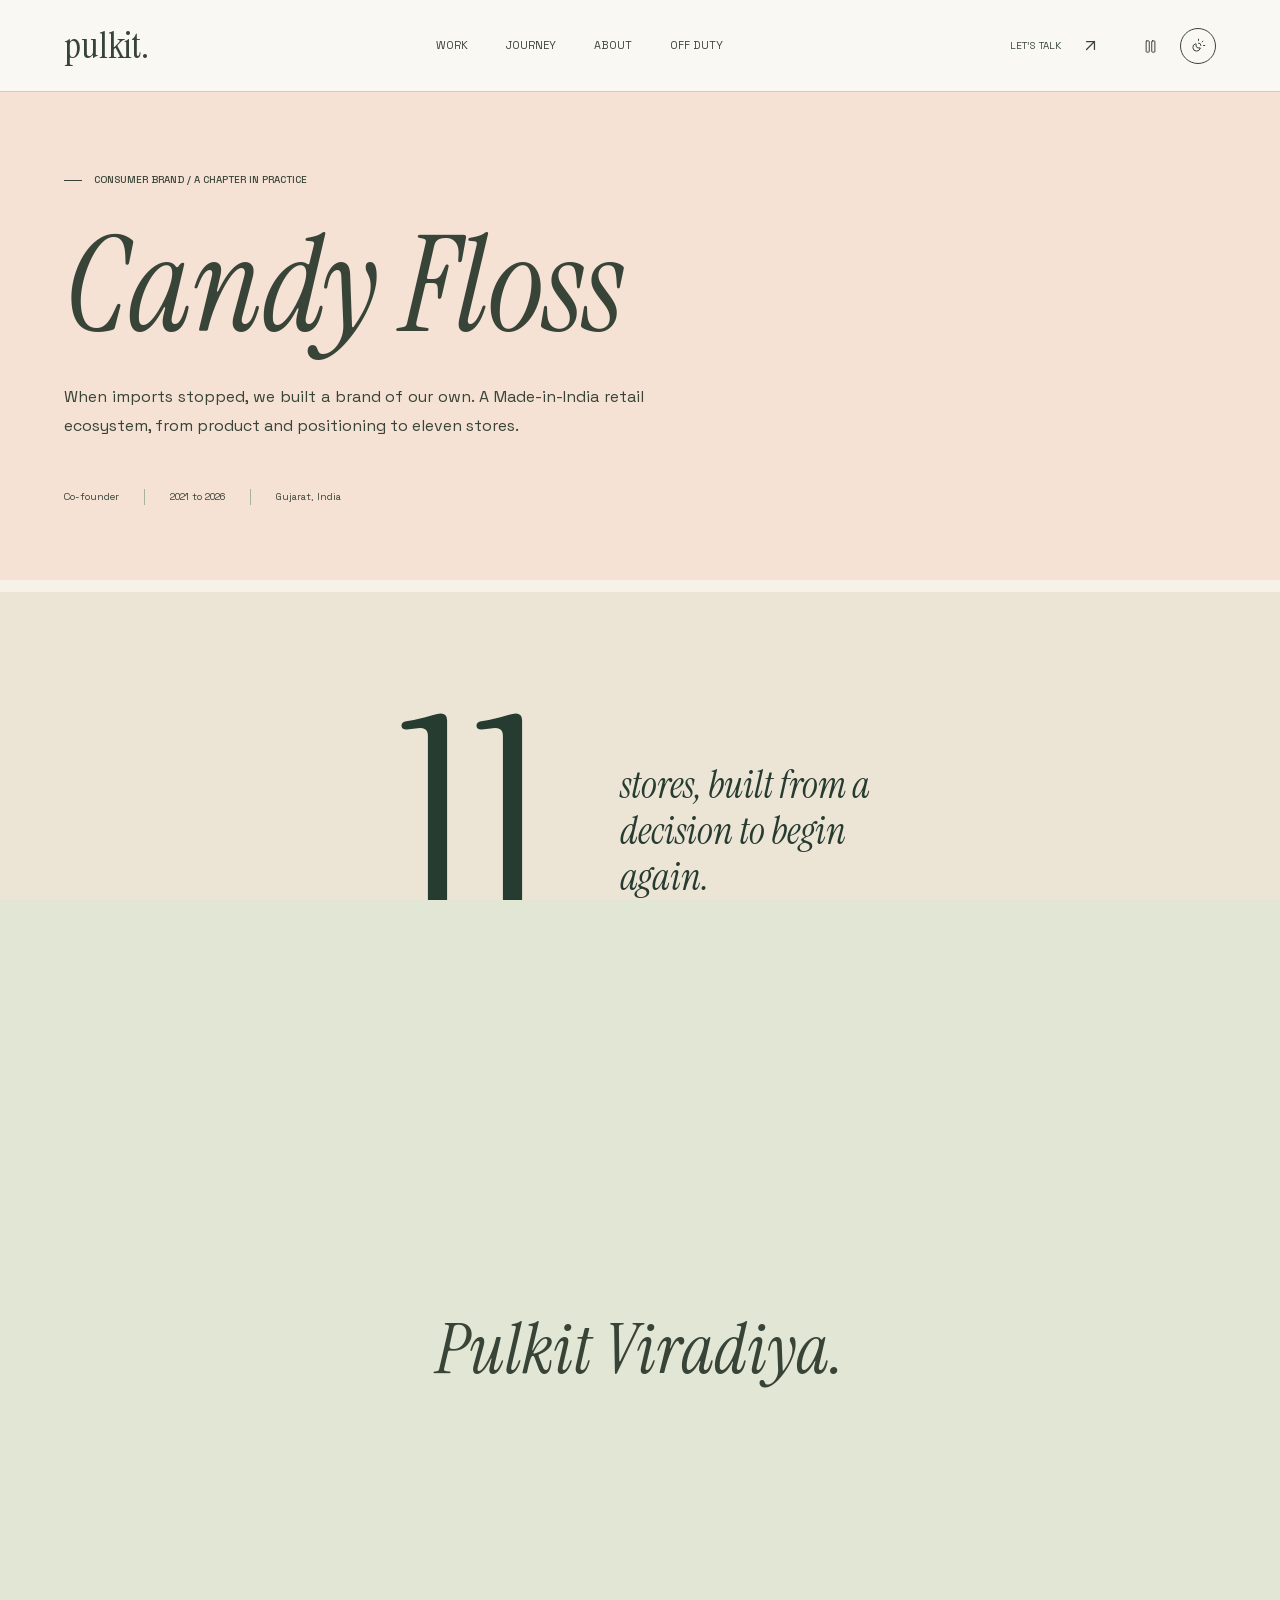
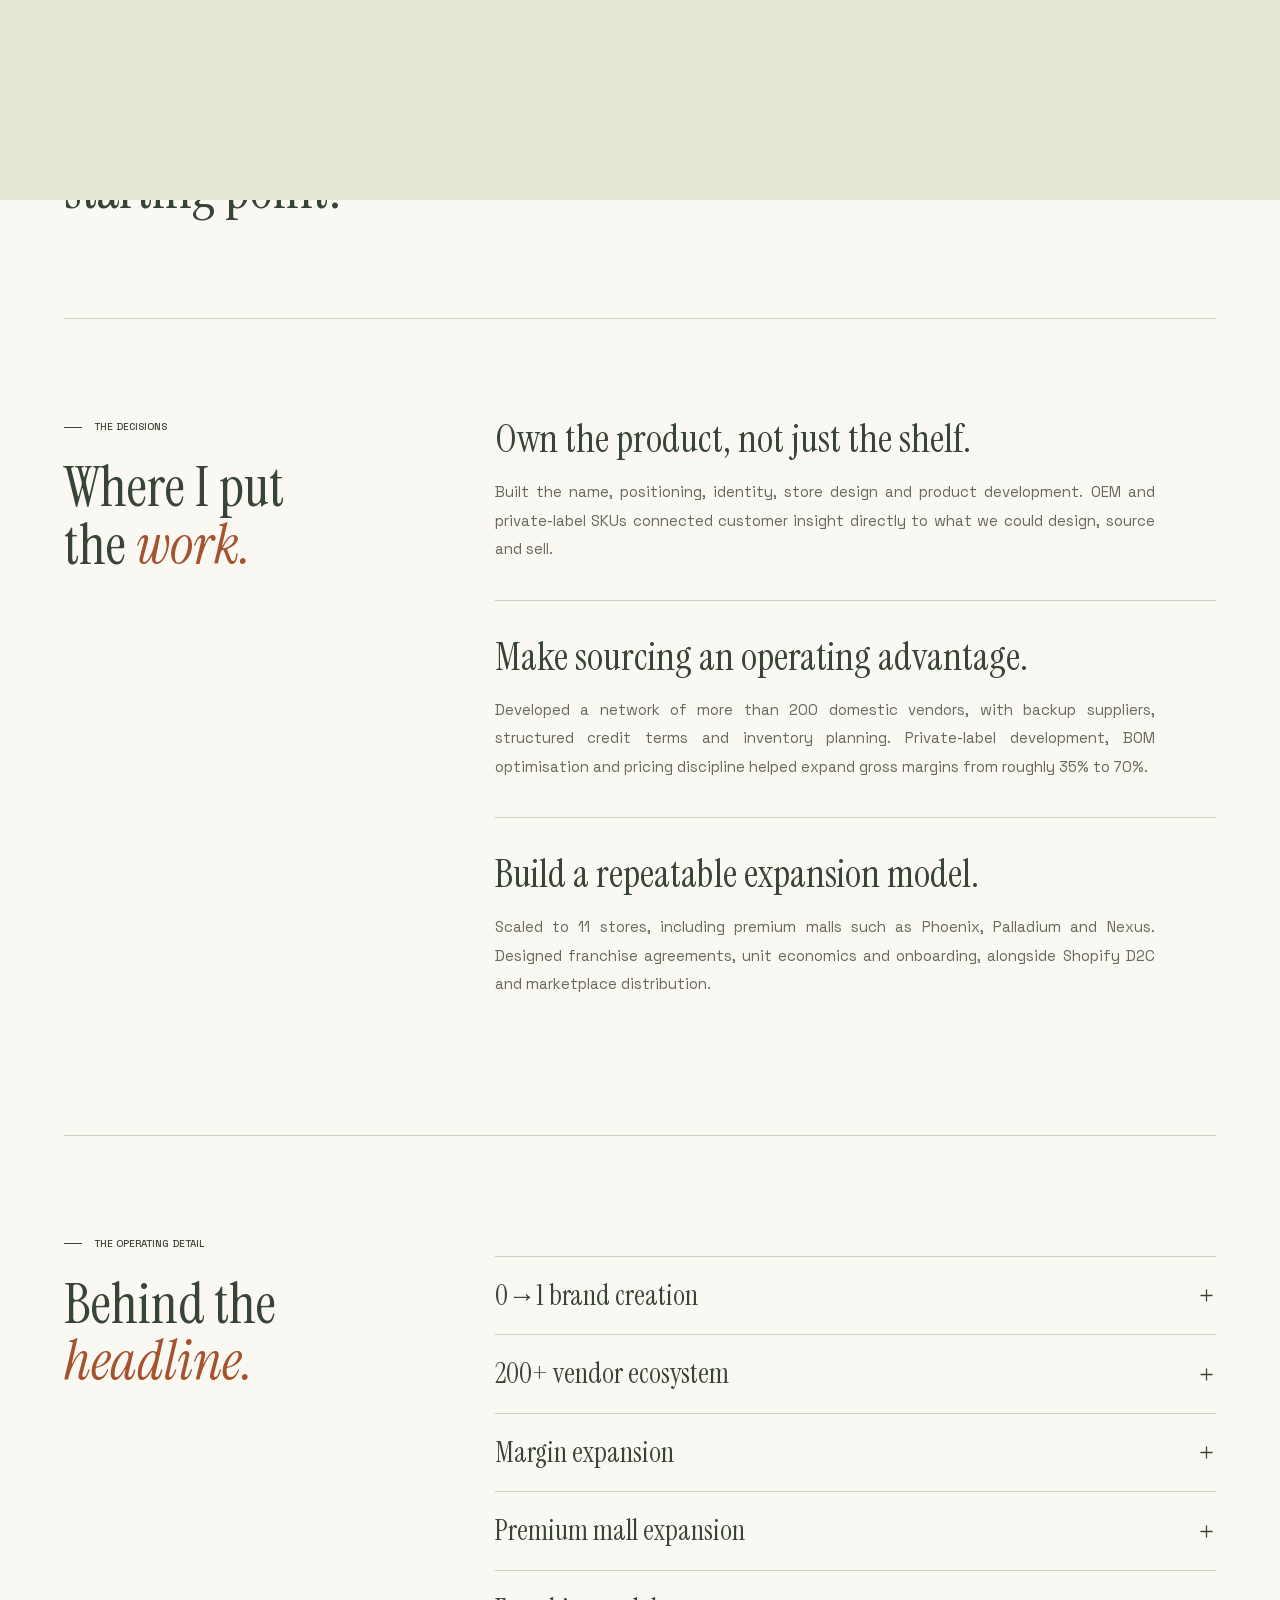
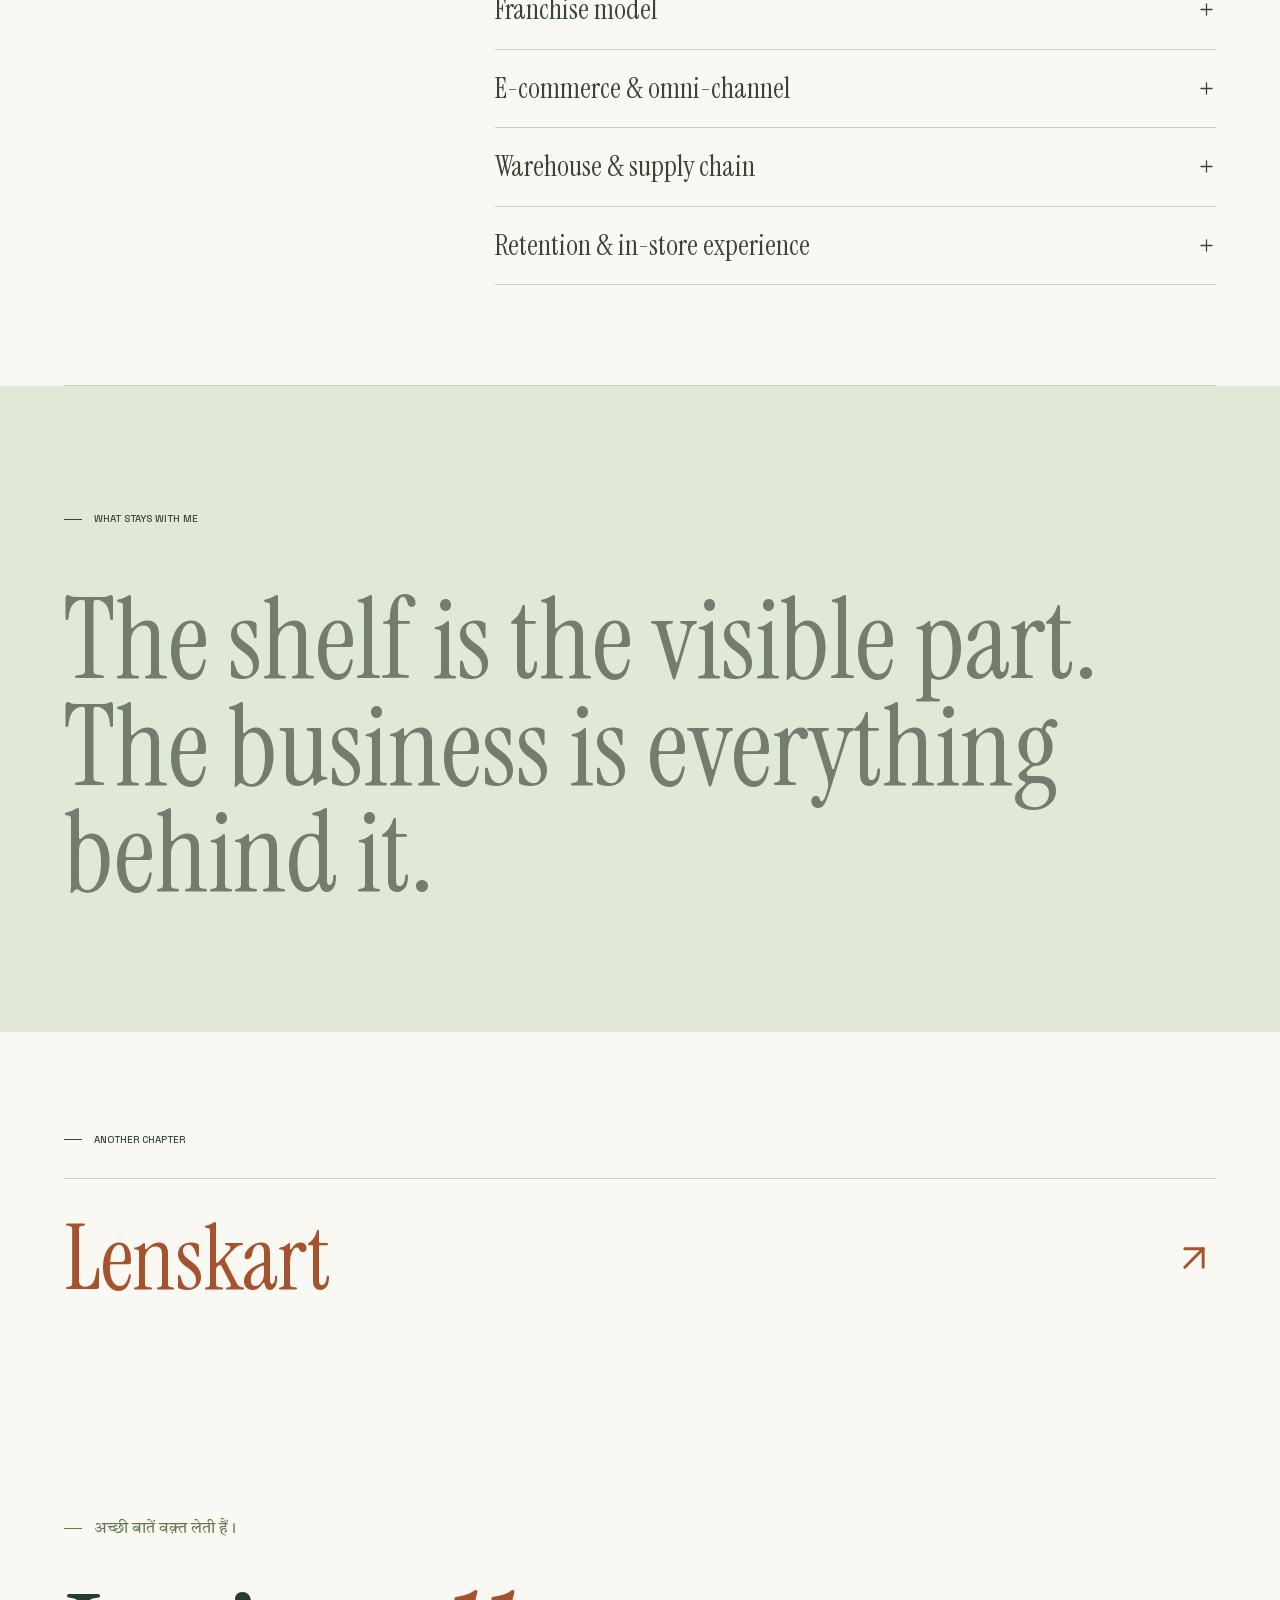
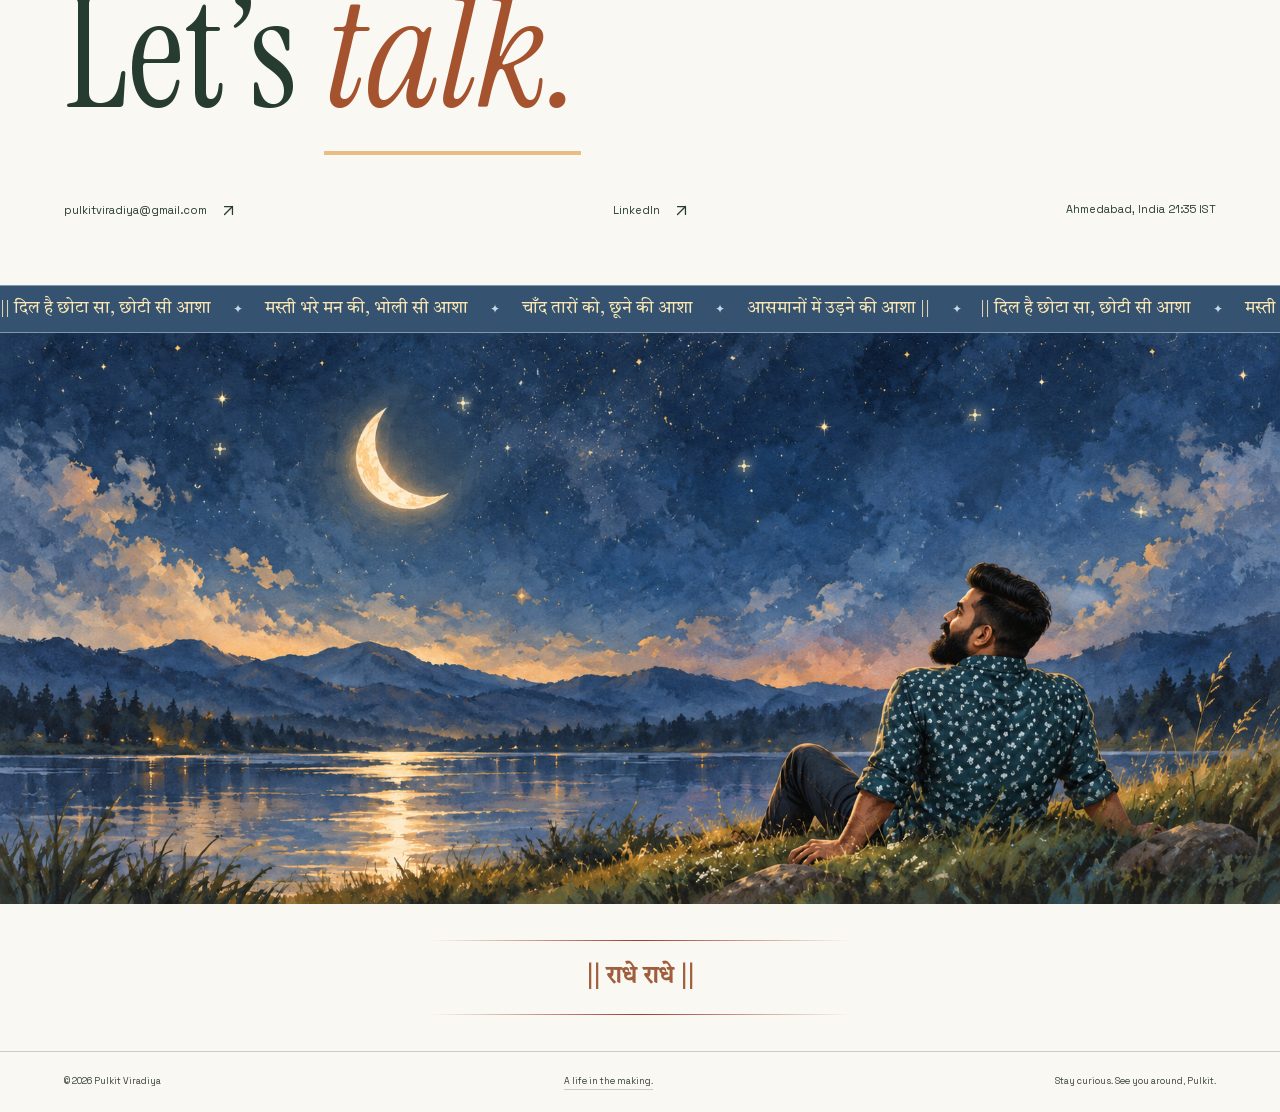
<file: candy-floss.html>
<!DOCTYPE html>
<html lang="en" data-theme="light"><head>
<meta charset="UTF-8"><meta name="viewport" content="width=device-width, initial-scale=1.0">
<meta http-equiv="Content-Security-Policy" content="default-src 'self'; style-src 'self' 'unsafe-inline' https://fonts.googleapis.com; font-src 'self' https://fonts.gstatic.com; script-src 'self' 'unsafe-inline'; img-src 'self' data:; connect-src 'none'; base-uri 'self'; form-action 'none';">
<meta name="referrer" content="strict-origin-when-cross-origin"><meta http-equiv="Permissions-Policy" content="camera=(), microphone=(), geolocation=(), payment=()">
<link rel="icon" type="image/x-icon" href="favicon.ico"><link rel="icon" type="image/png" sizes="32x32" href="favicon-32x32.png"><link rel="apple-touch-icon" sizes="180x180" href="apple-touch-icon.png">
<meta name="robots" content="index, follow"><meta name="description" content="When imports stopped, we built a brand of our own. A Made-in-India retail ecosystem, from product and positioning to eleven stores.">
<meta name="color-scheme" content="light dark"><title>Candy Floss / Co-founder | Pulkit Viradiya</title>
<style>@font-face { font-family:'Instrument Serif'; src:url('concept-serif.woff2') format('woff2'); font-style:normal; font-weight:400; font-display:swap; }
@font-face { font-family:'Instrument Serif'; src:url('concept-serif-italic.woff2') format('woff2'); font-style:italic; font-weight:400; font-display:swap; }
@font-face { font-family:'Space Grotesk'; src:url('concept-sans.woff2') format('woff2'); font-style:normal; font-weight:300 700; font-display:swap; }
@font-face { font-family:'Tiro Devanagari Hindi'; src:url('concept-tiro-devanagari-hindi.woff2') format('woff2'); font-style:normal; font-weight:400; font-display:swap; }
@font-face { font-family:'Rasa'; src:url('concept-rasa-gujarati.woff2') format('woff2'); font-style:normal; font-weight:300 700; font-display:swap; }
:root {
  --bg: #f4f5f0;
  --ink: #20231f;
  --muted: #62675e;
  --line: #ced1c7;
  --accent: #d9f66f;
  --panel: #e8ebe3;
  --pad: 56px;
  --serif: Georgia, serif;
  --sans: "DM Sans", sans-serif;
  color-scheme: light;
}
[data-theme="dark"] {
  --bg: #191c19;
  --ink: #f4f5ef;
  --muted: #b7beb2;
  --line: #4d554b;
  --panel: #242a23;
  color-scheme: dark;
}
* {
  box-sizing: border-box;
  letter-spacing: 0;
}
html {
  scroll-behavior: smooth;
  scroll-padding-top: 90px;
}
body {
  margin: 0;
  background: var(--bg);
  color: var(--ink);
  font-family: var(--sans);
  font-size: 16px;
  line-height: 1.6;
}
h1,
h2,
h3,
h4,
p,
figure {
  margin: 0;
}
h1,
h2,
h3,
h4 {
  font-family: Manrope, sans-serif;
  line-height: 1.05;
  font-weight: 500;
}
h1 {
  font-size: 100px;
}
h2 {
  font-size: 62px;
}
h3 {
  font-size: 30px;
}
p {
  text-align: justify;
  max-width: 66ch;
  color: var(--muted);
}
p + p {
  margin-top: 20px;
}
a {
  color: inherit;
  text-decoration: none;
}
button,
input {
  font: inherit;
}
button {
  cursor: pointer;
  color: inherit;
}
a,
button,
summary {
  -webkit-tap-highlight-color: transparent;
}
a:focus-visible,
button:focus-visible,
summary:focus-visible {
  outline: 3px solid #739d23;
  outline-offset: 6px;
}
img {
  max-width: 100%;
  display: block;
}
button {
  border: 0;
}
::selection {
  background: #d9f66f;
  color: #20231f;
}
[hidden] {
  display: none !important;
}
.wrap {
  max-width: 1600px;
  margin: auto;
  padding-inline: var(--pad);
}
.section {
  padding-block: 100px;
}
.eyebrow {
  display: flex;
  align-items: center;
  gap: 12px;
  font-size: 11px;
  font-weight: 650;
  text-transform: uppercase;
}
.eyebrow:before {
  content: "";
  width: 7px;
  height: 7px;
  background: currentColor;
}
.serif {
  font-family: Georgia, serif;
  font-style: italic;
  font-weight: 400;
}
.muted {
  color: var(--muted);
}
.accent {
  color: #698322;
}
.skip {
  position: fixed;
  left: 20px;
  top: -100px;
  z-index: 100;
  background: var(--accent);
  padding: 15px;
  color: #20231f;
}
.skip:focus {
  top: 12px;
}
.icon {
  width: 19px;
  height: 19px;
  display: inline-block;
  vertical-align: middle;
  flex-shrink: 0;
  fill: none;
  stroke: currentColor;
  stroke-width: 1.6;
  stroke-linecap: round;
  stroke-linejoin: round;
}
.icon-btn {
  display: grid;
  place-items: center;
  width: 44px;
  height: 44px;
  background: transparent;
  border: 1px solid var(--line);
  border-radius: 50%;
  position: relative;
}
.icon-btn:after {
  content: attr(aria-label);
  position: absolute;
  top: 50px;
  right: 0;
  font-size: 11px;
  white-space: nowrap;
  padding: 4px 9px;
  background: var(--ink);
  color: var(--bg);
  opacity: 0;
  pointer-events: none;
}
.icon-btn:hover:after {
  opacity: 1;
}
.nav {
  height: 86px;
  position: sticky;
  top: 0;
  background: var(--bg);
  z-index: 30;
  border-bottom: 1px solid var(--line);
}
.nav-inner {
  height: 100%;
  display: flex;
  align-items: center;
  justify-content: space-between;
  gap: 25px;
}
.logo {
  font-size: 22px;
  font-weight: 700;
  line-height: 1;
}
.logo small {
  font-size: 11px;
  display: block;
  font-weight: 450;
  margin-top: 7px;
  color: var(--muted);
}
.nav-links {
  display: flex;
  gap: 30px;
  align-items: center;
  font-size: 13px;
}
.nav-links a {
  position: relative;
}
.nav-links a:after {
  content: "";
  position: absolute;
  height: 1px;
  left: 0;
  right: 100%;
  bottom: -4px;
  background: currentColor;
  transition: right 0.25s;
}
.nav-links a:hover:after,
.nav-links a[aria-current="page"]:after {
  right: 0;
}
.nav-tools {
  display: flex;
  gap: 10px;
  align-items: center;
}
.nav-contact {
  font-size: 12px;
  display: flex;
  align-items: center;
  gap: 16px;
  padding-right: 12px;
}
.mobile-menu {
  display: none;
}
.progress {
  height: 2px;
  background: #739d23;
  position: absolute;
  bottom: -1px;
  left: 0;
  width: 0;
  transition: width 0.1s linear;
}
.menu-dialog {
  border: 0;
  padding: 0;
  background: var(--bg);
  color: var(--ink);
  max-width: none;
  max-height: none;
  width: 100%;
  height: 100dvh;
}
.menu-dialog::backdrop {
  background: #111a;
}
.menu-top {
  display: flex;
  align-items: center;
  justify-content: space-between;
  padding: 28px var(--pad);
  border-bottom: 1px solid var(--line);
}
.menu-list {
  display: flex;
  flex-direction: column;
  padding: 30px var(--pad);
  gap: 10px;
}
.menu-list a {
  font-family: Manrope;
  font-size: 42px;
  line-height: 1.5;
  border-bottom: 1px solid var(--line);
}
.hero {
  background: #c5dad5;
  color: #20231f;
  position: relative;
  min-height: 570px;
  height: calc(100svh - 142px);
  max-height: 820px;
  overflow: hidden;
}
.hero-img {
  position: absolute;
  right: 0;
  top: 0;
  width: 54%;
  height: 100%;
  object-fit: cover;
  object-position: center 28%;
  mix-blend-mode: multiply;
}
.hero .wrap {
  position: relative;
  height: 100%;
  padding-top: 35px;
  padding-bottom: 42px;
  display: flex;
  flex-direction: column;
  justify-content: space-between;
  pointer-events: none;
}
.hero a {
  pointer-events: auto;
}
.hero-top {
  display: flex;
  justify-content: space-between;
  font-size: 11px;
}
.hero-top span:last-child {
  background: #c5dad5dd;
  padding: 2px 8px;
}
.hero-heading {
  font-size: 106px;
  line-height: 0.97;
  font-weight: 500;
  max-width: 750px;
  margin-top: 20px;
}
.hero-heading .serif {
  display: block;
}
.hero-caption {
  max-width: 370px;
  font-size: 17px;
  line-height: 1.5;
  color: #303e37;
  margin-top: 24px;
}
.hero-bottom {
  display: flex;
  align-items: end;
  justify-content: space-between;
  margin-top: 20px;
}
.text-link {
  display: inline-flex;
  align-items: center;
  gap: 24px;
  font-size: 13px;
  border-bottom: 1px solid currentColor;
  padding-bottom: 9px;
}
.text-link .icon {
  transition: transform 0.25s;
}
.text-link:hover .icon {
  transform: translate(3px, -3px);
}
.hero-stamp {
  background: var(--accent);
  color: #20231f;
  width: 140px;
  height: 140px;
  border-radius: 50%;
  display: flex;
  align-items: center;
  justify-content: center;
  text-align: center;
  transform: rotate(10deg);
  font-size: 12px;
  line-height: 1.4;
  font-weight: 650;
  margin-right: 30px;
}
.hero-stamp span {
  display: block;
}
.ticker {
  display: flex;
  align-items: center;
  justify-content: space-between;
  gap: 16px;
  padding-block: 18px;
  font-size: 11px;
  border-bottom: 1px solid var(--line);
}
.ticker-dot {
  width: 6px;
  height: 6px;
  background: #789334;
  border-radius: 50%;
  display: inline-block;
  margin-right: 8px;
}
.intro {
  display: grid;
  grid-template-columns: 1fr 2fr;
  gap: 70px;
}
.intro h2 {
  font-size: 46px;
  line-height: 1.2;
  max-width: 920px;
}
.intro p {
  margin-top: 30px;
  font-size: 17px;
  max-width: 600px;
}
.proof {
  display: grid;
  grid-template-columns: repeat(4, 1fr);
  margin-top: 65px;
  border-top: 1px solid var(--line);
  border-bottom: 1px solid var(--line);
}
.proof-item {
  padding: 28px 30px;
  border-right: 1px solid var(--line);
}
.proof-item:first-child {
  padding-left: 0;
}
.proof-item:last-child {
  border: 0;
}
.proof-number {
  font-size: 48px;
  line-height: 1.1;
  font-family: Manrope;
  font-weight: 500;
}
.proof-label {
  font-size: 11px;
  color: var(--muted);
  margin-top: 12px;
}
.section-head {
  display: flex;
  align-items: end;
  justify-content: space-between;
  gap: 30px;
  margin-bottom: 40px;
}
.section-head .eyebrow {
  margin-bottom: 22px;
}
.section-head h2 {
  max-width: 850px;
}
.work-grid {
  display: grid;
  grid-template-columns: 1fr 1fr;
  gap: 52px 26px;
}
.work-item {
  min-width: 0;
}
.work-item:first-child {
  grid-column: 1/-1;
}
.work-art {
  position: relative;
  background: var(--tile, #d9f66f);
  color: #20231f;
  min-height: 320px;
  aspect-ratio: 1.5;
  overflow: hidden;
  display: flex;
  flex-direction: column;
  justify-content: space-between;
  padding: 32px;
}
.work-item:first-child .work-art {
  aspect-ratio: 2.35;
}
.work-art img {
  position: absolute;
  inset: 0;
  width: 100%;
  height: 100%;
  object-fit: cover;
  transition: transform 0.75s cubic-bezier(0.2, 0.65, 0.2, 1);
}
.work-item:hover .work-art img {
  transform: scale(1.035);
}
.art-label {
  position: relative;
  z-index: 1;
  align-self: flex-start;
  font-size: 10px;
  background: #f4f5f0;
  color: #20231f;
  padding: 7px 12px;
  border-radius: 2px;
}
.art-copy {
  position: relative;
  z-index: 1;
  font-size: 76px;
  line-height: 0.95;
  font-family: Manrope;
  font-weight: 650;
}
.art-copy span {
  display: block;
}
.art-foot {
  position: relative;
  z-index: 1;
  font-size: 12px;
}
.art-index {
  position: absolute;
  bottom: 22px;
  right: 24px;
  background: #f4f5f0;
  color: #20231f;
  width: 46px;
  height: 46px;
  display: grid;
  place-items: center;
  border-radius: 50%;
  transition:
    background 0.2s,
    transform 0.2s;
}
.work-item:hover .art-index {
  background: #d9f66f;
  transform: rotate(45deg);
}
.work-meta {
  display: flex;
  align-items: start;
  justify-content: space-between;
  gap: 20px;
  margin-top: 19px;
}
.work-meta h3 {
  font-size: 24px;
}
.work-meta p {
  font-size: 13px;
  margin-top: 7px;
}
.work-meta > span {
  font-size: 11px;
  color: var(--muted);
  white-space: nowrap;
}
.work-art.photo .art-copy {
  font-size: 54px;
  background: #f4f5f0;
  padding: 16px;
  align-self: start;
  max-width: 70%;
}
.ribbon-art {
  position: absolute;
  inset: auto -40px 100px;
  transform: rotate(-12deg);
  background: #23251f;
  color: #edffa3;
  padding: 18px 0;
  text-align: center;
  font-family: Manrope;
  font-size: 40px;
}
.candy-art .art-copy {
  font-size: 80px;
  max-width: 700px;
}
.ximi-art .art-copy {
  font-size: 58px;
}
.art-grid {
  position: absolute;
  inset: 0;
  background-image:
    linear-gradient(#20231f18 1px, transparent 1px),
    linear-gradient(90deg, #20231f18 1px, transparent 1px);
  background-size: 60px 60px;
}
.work-item:focus-visible .work-art {
  outline: 3px solid #739d23;
  outline-offset: 4px;
}
.dark-band {
  background: #20251f;
  color: #f4f5f0;
}
.dark-band p {
  color: #c5cbbc;
}
.dark-band .eyebrow {
  color: #d9f66f;
}
.thesis {
  font-size: 70px;
  max-width: 1050px;
  line-height: 1.12;
  margin-top: 40px;
}
.thesis .serif {
  color: #d9f66f;
}
.process {
  display: grid;
  grid-template-columns: repeat(3, 1fr);
  gap: 35px;
  margin-top: 60px;
}
.process article {
  border-top: 1px solid #646e60;
  padding-top: 25px;
}
.process article > span {
  font-size: 11px;
  color: #c5cbbc;
}
.process h3 {
  font-size: 24px;
  margin: 25px 0 16px;
}
.process p {
  font-size: 14px;
}
.journey-strip {
  display: grid;
  grid-template-columns: 1fr 1fr;
  gap: 70px;
  align-items: center;
}
.journey-image {
  aspect-ratio: 1;
  object-fit: cover;
  width: 100%;
  max-height: 540px;
  object-position: center 20%;
}
.journey-strip h2 {
  margin-top: 24px;
}
.journey-strip p {
  margin: 28px 0;
}
.journey-strip .eyebrow {
  margin-top: 20px;
}
.chapter-list {
  margin-top: 45px;
}
.chapter-row {
  display: grid;
  grid-template-columns: 70px 1fr 24px;
  gap: 20px;
  align-items: center;
  padding: 24px 0;
  border-top: 1px solid var(--line);
}
.chapter-row:last-child {
  border-bottom: 1px solid var(--line);
}
.chapter-row > span:first-child {
  font-size: 12px;
  color: var(--muted);
}
.chapter-row strong {
  font-size: 22px;
  font-weight: 500;
}
.chapter-row:hover {
  color: #698322;
}
.off-duty-teaser {
  background: #d9f66f;
  color: #20231f;
}
.off-duty-teaser p {
  color: #414d2e;
}
.off-duty-teaser .wrap {
  display: grid;
  grid-template-columns: 1fr 1fr;
  gap: 70px;
  align-items: center;
}
.off-duty-teaser h2 {
  font-size: 65px;
}
.off-duty-teaser p {
  margin: 24px 0;
}
.small-index {
  font-size: 11px;
  text-transform: uppercase;
  margin-bottom: 30px;
}
.contact-section {
  padding-block: 100px 55px;
}
.contact-section h2 {
  font-size: 96px;
  margin: 25px 0 50px;
}
.contact-section h2 a {
  border-bottom: 2px solid var(--ink);
}
.contact-meta {
  display: flex;
  justify-content: space-between;
  gap: 25px;
  flex-wrap: wrap;
  font-size: 13px;
}
.contact-meta a {
  display: inline-flex;
  gap: 12px;
  align-items: center;
}
.radhe-section {
  text-align: center;
  padding: 36px var(--pad);
}
.radhe-rule {
  border: none;
  height: 1px;
  background: linear-gradient(
    to right,
    transparent,
    #b5872a 30%,
    #b5872a 70%,
    transparent
  );
  margin: 0 auto;
  max-width: 420px;
}
.radhe-text {
  font-family: var(--serif);
  font-size: 1.65rem;
  font-weight: 700;
  letter-spacing: 0;
  color: #947023;
  padding: 1.1rem 0;
  display: block;
}
[data-theme="dark"] .radhe-rule {
  background: linear-gradient(
    to right,
    transparent,
    #e8c46a 30%,
    #e8c46a 70%,
    transparent
  );
}
[data-theme="dark"] .radhe-text {
  color: #e8c46a;
}
.footer {
  padding-block: 22px;
  border-top: 1px solid var(--line);
  font-size: 11px;
}
.footer .wrap {
  display: flex;
  justify-content: space-between;
  gap: 20px;
}
.footer a {
  border-bottom: 1px solid var(--line);
}
.page-hero {
  padding-block: 66px 65px;
}
.page-hero h1 {
  margin: 35px 0 28px;
  max-width: 1200px;
}
.page-hero p {
  max-width: 630px;
  font-size: 19px;
}
.page-hero .hero-meta {
  margin-top: 42px;
  display: flex;
  gap: 25px;
  flex-wrap: wrap;
  font-size: 12px;
}
.hero-meta > span {
  padding-right: 25px;
  border-right: 1px solid var(--line);
}
.hero-meta > span:last-child {
  border: 0;
}
.case-top {
  background: var(--case, #d9f66f);
  color: #20231f;
}
.case-top p {
  color: #364034;
}
.case-top .hero-meta > span {
  border-color: #20231f44;
}
.case-cover {
  position: relative;
  max-height: 700px;
  overflow: hidden;
}
.case-cover img {
  width: 100%;
  height: 520px;
  object-fit: cover;
}
.case-cover figcaption {
  position: absolute;
  bottom: 15px;
  left: var(--pad);
  font-size: 10px;
  background: #f4f5f0;
  color: #20231f;
  padding: 5px 10px;
  max-width: 80%;
}
.case-graphic {
  height: 400px;
  background: #20251f;
  color: var(--case);
  display: flex;
  align-items: center;
  justify-content: center;
  gap: 45px;
  overflow: hidden;
}
.case-graphic strong {
  font-family: Manrope;
  font-weight: 500;
  font-size: 122px;
}
.case-graphic span {
  font-size: 22px;
  max-width: 260px;
  line-height: 1.5;
}
.case-nav {
  padding-block: 20px;
  border-bottom: 1px solid var(--line);
  display: flex;
  gap: 28px;
  font-size: 12px;
  flex-wrap: wrap;
}
.case-section {
  display: grid;
  grid-template-columns: 1fr 2fr;
  gap: 70px;
  padding-block: 80px;
  border-bottom: 1px solid var(--line);
}
.case-section h2 {
  font-size: 40px;
  max-width: 330px;
}
.case-section .eyebrow {
  margin-bottom: 24px;
}
.case-section h3 {
  font-size: 26px;
  margin-bottom: 18px;
}
.case-section .prose {
  max-width: 800px;
}
.case-section p {
  font-size: 17px;
  line-height: 1.8;
}
.decision {
  padding-block: 28px;
  border-top: 1px solid var(--line);
}
.decision:first-child {
  padding-top: 0;
  border: 0;
}
.decision > span {
  display: block;
  font-size: 11px;
  margin-bottom: 14px;
  color: var(--muted);
}
.detail-list {
  margin-top: 20px;
}
.detail-list details {
  border-top: 1px solid var(--line);
  padding: 22px 0;
}
.detail-list details:last-child {
  border-bottom: 1px solid var(--line);
}
.detail-list summary {
  cursor: pointer;
  display: flex;
  align-items: center;
  justify-content: space-between;
  gap: 20px;
  list-style: none;
  font-size: 19px;
}
.detail-list summary::-webkit-details-marker {
  display: none;
}
.detail-list summary .icon {
  transition: transform 0.25s;
}
.detail-list details[open] summary .icon {
  transform: rotate(45deg);
}
.detail-list details p {
  margin-top: 18px;
  font-size: 16px;
}
.next-chapter {
  padding-block: 80px;
}
.next-chapter a {
  display: flex;
  justify-content: space-between;
  align-items: center;
  margin-top: 30px;
  border-top: 1px solid var(--line);
  padding-top: 30px;
  font-size: 60px;
  line-height: 1.1;
}
.next-chapter .icon {
  width: 44px;
  height: 44px;
}
.filter-bar {
  display: flex;
  gap: 8px;
  flex-wrap: wrap;
  margin-bottom: 40px;
}
.filter-bar button {
  padding: 10px 18px;
  border: 1px solid var(--line);
  border-radius: 2px;
  background: transparent;
  font-size: 12px;
}
.filter-bar button[aria-pressed="true"] {
  background: var(--ink);
  color: var(--bg);
  border-color: var(--ink);
}
.timeline {
  margin-top: 40px;
}
.timeline-row {
  display: grid;
  grid-template-columns: 145px 1fr;
  gap: 50px;
  padding: 42px 0;
  border-top: 1px solid var(--line);
}
.timeline-year {
  font-size: 30px;
  font-family: Manrope;
  line-height: 1.2;
}
.timeline-year small {
  display: block;
  margin-top: 12px;
  font-size: 11px;
  font-family: var(--sans);
  color: var(--muted);
  line-height: 1.6;
}
.timeline-body {
  border-left: 2px solid var(--entry, #719538);
  padding-left: 35px;
}
.timeline-body .eyebrow {
  color: var(--muted);
  margin-bottom: 20px;
}
.timeline-body h3 {
  font-size: 32px;
  margin-bottom: 20px;
}
.timeline-body p {
  margin-top: 14px;
}
.timeline-body .text-link {
  margin-top: 25px;
}
.t-venture-link {
  color: inherit;
  text-decoration: none;
}
.timeline-counter {
  font-size: 12px;
  color: var(--muted);
  margin-bottom: 25px;
}
.portrait-section {
  display: grid;
  grid-template-columns: 1fr 1fr;
  gap: 70px;
  align-items: center;
}
.portrait-section > img {
  width: 100%;
  height: 640px;
  object-fit: cover;
  object-position: center 20%;
}
.portrait-section h2 {
  font-size: 52px;
  margin-bottom: 30px;
}
.portrait-section p {
  margin-top: 20px;
}
.quote {
  font-family: Georgia, serif;
  font-style: italic;
  font-size: 46px;
  line-height: 1.2;
  margin: 30px 0;
}
.education-row {
  display: grid;
  grid-template-columns: 180px 1fr;
  gap: 30px;
  padding: 30px 0;
  border-top: 1px solid var(--line);
}
.education-row h3 {
  font-size: 24px;
  line-height: 1.3;
}
.education-row p {
  margin-top: 10px;
}
.education-row > span {
  font-size: 14px;
  color: var(--muted);
}
.listening {
  display: grid;
  grid-template-columns: 1fr 1fr;
  gap: 50px;
  margin-top: 50px;
}
.listening h3 {
  margin-bottom: 20px;
}
.vinyl {
  width: 230px;
  aspect-ratio: 1;
  border-radius: 50%;
  background: repeating-radial-gradient(
    circle,
    #1d211e 0px,
    #1d211e 3px,
    #343a33 4px,
    #1d211e 5px
  );
  position: relative;
  margin: 10px auto 35px;
  animation: spin 18s linear infinite;
  animation-play-state: paused;
}
.vinyl:after {
  content: "PV / SIDE A";
  position: absolute;
  inset: 34%;
  display: grid;
  place-items: center;
  background: #d9f66f;
  border-radius: 50%;
  color: #20231f;
  font-size: 10px;
}
.listening article:hover .vinyl {
  animation-play-state: running;
}
.listening article {
  padding: 35px 0;
  border-top: 1px solid var(--line);
}
.listening .status {
  display: inline-block;
  padding: 7px 12px;
  background: var(--panel);
  font-size: 11px;
  margin-top: 20px;
}
.interests {
  display: grid;
  grid-template-columns: repeat(3, 1fr);
  gap: 30px;
}
.interests article {
  border-top: 1px solid var(--line);
  padding-top: 25px;
}
.interests h3 {
  margin: 25px 0 20px;
  font-size: 25px;
}
.interests > article > span {
  font-size: 11px;
  color: var(--muted);
}
.languages {
  display: flex;
  flex-wrap: wrap;
  gap: 30px;
  margin-top: 30px;
}
.languages span {
  padding: 14px 0;
  border-bottom: 1px solid var(--line);
  flex: 1;
  min-width: 150px;
}
.languages small {
  display: block;
  color: var(--muted);
}
.coffee-wide {
  width: 100%;
  height: 440px;
  object-fit: cover;
}
.reveal {
  opacity: 1;
  transform: none;
}
.motion-ready .reveal.pending {
  opacity: 0;
  transform: translateY(22px);
}
.motion-ready .reveal {
  transition:
    opacity 0.65s ease,
    transform 0.65s cubic-bezier(0.2, 0.65, 0.2, 1);
}
@keyframes spin {
  to {
    transform: rotate(360deg);
  }
}
@view-transition {
  navigation: auto;
}
::view-transition-old(root) {
  animation: fade-out 0.15s ease;
}
::view-transition-new(root) {
  animation: fade-in 0.3s ease;
}
@keyframes fade-in {
  from {
    opacity: 0;
    transform: translateY(8px);
  }
}
@keyframes fade-out {
  to {
    opacity: 0;
  }
}
[data-motion="off"] *,
[data-motion="off"] *:before,
[data-motion="off"] *:after {
  animation: none !important;
  transition: none !important;
  scroll-behavior: auto !important;
}
[data-motion="off"] .reveal {
  opacity: 1 !important;
  transform: none !important;
}
@media (min-width: 1650px) {
  .hero-heading {
    font-size: 132px;
  }
  .hero-caption {
    font-size: 20px;
  }
  .hero .wrap {
    padding-block: 45px;
  }
  .hero-img {
    object-position: center 32%;
  }
}
@media (max-width: 1100px) {
  :root {
    --pad: 32px;
  }
  .nav-links {
    gap: 20px;
  }
  .nav-contact {
    display: none;
  }
  .hero-heading {
    font-size: 86px;
  }
  .hero-caption {
    max-width: 310px;
  }
  .hero-img {
    width: 56%;
  }
  h1 {
    font-size: 80px;
  }
  h2 {
    font-size: 50px;
  }
  .intro {
    gap: 35px;
    grid-template-columns: 1fr 2.4fr;
  }
  .intro h2 {
    font-size: 38px;
  }
  .proof-number {
    font-size: 36px;
  }
  .proof-item {
    padding-inline: 20px;
  }
  .art-copy,
  .candy-art .art-copy {
    font-size: 62px;
  }
  .work-art.photo .art-copy {
    font-size: 42px;
  }
  .thesis {
    font-size: 56px;
  }
  .case-section {
    gap: 40px;
  }
  .portrait-section {
    gap: 35px;
  }
  .contact-section h2 {
    font-size: 76px;
  }
  .case-graphic strong {
    font-size: 100px;
  }
  .off-duty-teaser .wrap {
    gap: 40px;
  }
}
@media (max-width: 760px) {
  :root {
    --pad: 22px;
  }
  .nav {
    height: 76px;
  }
  .nav-links {
    display: none;
  }
  .mobile-menu {
    display: grid;
  }
  .nav-tools {
    gap: 7px;
  }
  .logo {
    font-size: 20px;
  }
  .logo small {
    font-size: 10px;
  }
  .icon-btn {
    width: 38px;
    height: 38px;
  }
  .nav-tools .motion-toggle {
    display: none;
  }
  .hero {
    height: calc(100svh - 128px);
    min-height: 610px;
    max-height: 800px;
  }
  .hero-img {
    width: 100%;
    height: 100%;
    object-position: 66% center;
    opacity: 0.67;
    mix-blend-mode: multiply;
  }
  .hero .wrap {
    padding-top: 24px;
    padding-bottom: 26px;
  }
  .hero-top {
    font-size: 10px;
    gap: 10px;
  }
  .hero-top span:last-child {
    display: none;
  }
  .hero-heading {
    font-size: 64px;
    line-height: 1.02;
    margin-top: 0;
    text-shadow: 0 0 28px #c5dad5;
  }
  .hero-caption {
    font-size: 15px;
    max-width: 290px;
    color: #20231f;
    background: #c5dad5ed;
    padding: 12px 15px;
    margin-top: 24px;
  }
  .hero-bottom {
    align-items: center;
  }
  .hero-bottom .text-link {
    background: #d9f66f;
    border: 0;
    padding: 12px;
  }
  .hero-stamp {
    width: 100px;
    height: 100px;
    font-size: 10px;
    margin: 0;
  }
  .hero-name-block {
    margin-top: 70px;
  }
  .ticker {
    font-size: 10px;
    gap: 10px;
  }
  .ticker > span:nth-child(2) {
    display: none;
  }
  .section {
    padding-block: 65px;
  }
  .intro {
    grid-template-columns: 1fr;
    gap: 25px;
  }
  .intro h2 {
    font-size: 32px;
  }
  .intro p {
    font-size: 16px;
    margin-top: 20px;
  }
  .proof {
    grid-template-columns: 1fr 1fr;
    margin-top: 40px;
  }
  .proof-item {
    padding: 24px 18px !important;
  }
  .proof-item:nth-child(2) {
    border-right: 0;
  }
  .proof-item:nth-child(-n + 2) {
    border-bottom: 1px solid var(--line);
  }
  .proof-number {
    font-size: 36px;
  }
  .proof-label {
    font-size: 10px;
  }
  .section-head {
    align-items: start;
    flex-direction: column;
    gap: 22px;
    margin-bottom: 30px;
  }
  h1 {
    font-size: 58px;
  }
  h2 {
    font-size: 40px;
  }
  .work-grid {
    grid-template-columns: 1fr;
    gap: 35px;
  }
  .work-item:first-child {
    grid-column: auto;
  }
  .work-art,
  .work-item:first-child .work-art {
    aspect-ratio: 1.12;
    min-height: 280px;
    padding: 22px;
  }
  .art-copy,
  .candy-art .art-copy {
    font-size: 58px;
  }
  .work-art.photo .art-copy {
    font-size: 37px;
    max-width: 85%;
  }
  .work-meta h3 {
    font-size: 22px;
  }
  .work-meta p {
    font-size: 12px;
  }
  .work-meta > span {
    font-size: 10px;
  }
  .thesis {
    font-size: 42px;
  }
  .process {
    grid-template-columns: 1fr;
    gap: 30px;
    margin-top: 40px;
  }
  .process h3 {
    margin-top: 15px;
  }
  .journey-strip,
  .off-duty-teaser .wrap {
    grid-template-columns: 1fr;
    gap: 35px;
  }
  .journey-image {
    max-height: 440px;
  }
  .off-duty-teaser h2 {
    font-size: 46px;
  }
  .chapter-row strong {
    font-size: 21px;
  }
  .contact-section {
    padding-block: 60px 30px;
  }
  .contact-section h2 {
    font-size: 50px;
    margin-bottom: 35px;
  }
  .contact-meta {
    flex-direction: column;
    gap: 20px;
  }
  .footer .wrap {
    flex-wrap: wrap;
    font-size: 10px;
  }
  .footer .wrap > span:last-child {
    display: none;
  }
  .page-hero {
    padding-block: 40px 42px;
  }
  .page-hero h1 {
    margin-block: 28px 22px;
    overflow-wrap: break-word;
  }
  .page-hero p {
    font-size: 17px;
  }
  .page-hero .hero-meta {
    gap: 12px;
    font-size: 11px;
    margin-top: 28px;
  }
  .hero-meta > span {
    padding-right: 12px;
  }
  .case-cover img {
    height: 300px;
  }
  .case-cover figcaption {
    font-size: 9px;
  }
  .case-graphic {
    height: 270px;
    gap: 20px;
    padding: 22px;
  }
  .case-graphic strong {
    font-size: 72px;
  }
  .case-graphic span {
    font-size: 16px;
    max-width: 140px;
  }
  .case-section {
    grid-template-columns: 1fr;
    gap: 30px;
    padding-block: 55px;
  }
  .case-section h2 {
    font-size: 37px;
    max-width: 100%;
  }
  .case-section p {
    font-size: 16px;
  }
  .case-nav {
    gap: 20px;
    font-size: 11px;
  }
  .next-chapter {
    padding-block: 55px;
  }
  .next-chapter a {
    font-size: 38px;
    gap: 20px;
  }
  .next-chapter .icon {
    width: 28px;
    height: 28px;
  }
  .timeline-row {
    grid-template-columns: 1fr;
    gap: 22px;
    padding: 35px 0;
  }
  .timeline-year {
    font-size: 27px;
    display: flex;
    align-items: center;
    gap: 20px;
  }
  .timeline-year small {
    margin: 0;
  }
  .timeline-body {
    padding-left: 20px;
  }
  .timeline-body h3 {
    font-size: 27px;
  }
  .filter-bar {
    gap: 6px;
  }
  .filter-bar button {
    padding: 9px 11px;
    font-size: 11px;
  }
  .portrait-section {
    grid-template-columns: 1fr;
    gap: 40px;
  }
  .portrait-section > img {
    height: 430px;
  }
  .portrait-section h2 {
    font-size: 39px;
  }
  .quote {
    font-size: 35px;
  }
  .education-row {
    grid-template-columns: 1fr;
    gap: 15px;
  }
  .education-row h3 {
    font-size: 22px;
  }
  .listening,
  .interests {
    grid-template-columns: 1fr;
    gap: 30px;
  }
  .coffee-wide {
    height: 280px;
  }
  .radhe-section {
    padding-block: 28px;
  }
  .icon-btn:after {
    display: none;
  }
}
@media (max-width: 370px) {
  .hero-heading {
    font-size: 55px;
  }
  h1 {
    font-size: 50px;
  }
  .hero-stamp {
    width: 82px;
    height: 82px;
  }
  .hero-caption {
    max-width: 250px;
  }
  .hero .wrap {
    padding-bottom: 20px;
  }
  .proof-number {
    font-size: 31px;
  }
  .nav-tools {
    gap: 5px;
  }
  .icon-btn {
    width: 34px;
    height: 34px;
  }
  .contact-section h2 {
    font-size: 43px;
  }
}
.hero-img {
  mask-image: linear-gradient(to right, transparent, #000 14%);
}
.work-art {
  width: 100%;
  min-height: 0;
}
.art-copy:empty {
  display: none;
}
.thesis {
  overflow-wrap: break-word;
}
@media (max-width: 760px) {
  .hero-img {
    mask-image: none;
    opacity: 0.92;
  }
  .hero-name-block {
    margin: 0;
  }
  .hero-heading {
    position: absolute;
    top: 70px;
    left: var(--pad);
    right: var(--pad);
    font-size: 43px;
    white-space: nowrap;
    text-shadow: none;
  }
  .hero-heading .serif {
    display: inline;
    margin-left: 8px;
  }
  .hero-caption {
    position: absolute;
    bottom: 155px;
    left: var(--pad);
    font-size: 14px;
    margin: 0;
    max-width: 275px;
  }
  .hero-bottom {
    margin-top: auto;
    width: 100%;
  }
  .hero-top {
    max-width: 100%;
  }
  .hero-top .eyebrow {
    font-size: 9px;
  }
}
@media (max-width: 370px) {
  .hero-heading {
    font-size: 36px;
  }
  .hero-caption {
    bottom: 140px;
  }
  .thesis {
    font-size: 36px;
  }
  .art-copy,
  .candy-art .art-copy,
  .ximi-art .art-copy {
    font-size: 43px;
  }
  .work-art,
  .work-item:first-child .work-art {
    min-height: 0;
  }
  .work-meta {
    flex-wrap: wrap;
    gap: 10px;
  }
}
@media (prefers-reduced-motion: reduce) {
  html {
    scroll-behavior: auto;
  }
  *,
  *:before,
  *:after {
    animation: none !important;
    transition: none !important;
  }
  .motion-ready .reveal.pending {
    opacity: 1;
    transform: none;
  }
  ::view-transition-old(root),
  ::view-transition-new(root) {
    animation: none !important;
  }
}

/* Second direction: cinematic portraiture and editorial pacing. */
.site-intro { display:none; position:fixed; inset:0; z-index:100; background:#f5f0e6; color:#273c30; overflow:hidden; }
.has-js .site-intro { display:grid; place-items:center; animation:site-intro-failsafe 1ms 8s forwards; }
.site-intro-brand { position:absolute; top:36px; left:var(--pad); font:italic 31px/1 'Instrument Serif', Georgia, serif; color:#55705a; }
.site-intro-stage { position:relative; width:min(100% - 48px, 900px); min-height:150px; display:grid; place-items:center; text-align:center; }
.site-intro-line { position:absolute; width:100%; font:400 54px/1.4 var(--hindi); letter-spacing:0; }
.site-intro-first { opacity:1; transform:translateY(0); transition:opacity .35s ease, transform .5s cubic-bezier(.16,1,.3,1); }
.site-intro-second { color:#94612f; opacity:0; transform:translateY(14px); transition:opacity .5s ease .3s, transform .6s cubic-bezier(.16,1,.3,1) .3s; }
.site-intro[data-step='second'] .site-intro-first { opacity:0; transform:translateY(-14px); }
.site-intro[data-step='second'] .site-intro-second { opacity:1; transform:translateY(0); }
.site-intro-rule { position:absolute; bottom:8px; left:50%; width:92px; height:1px; background:#b9875a; transform:translateX(-50%) scaleX(.35); transition:transform .8s ease; }
.site-intro[data-step='second'] .site-intro-rule { transform:translateX(-50%) scaleX(1); }
.site-intro.is-leaving { opacity:0; visibility:hidden; pointer-events:none; transition:opacity .65s ease, visibility .65s ease; }
@keyframes site-intro-failsafe { to { visibility:hidden; pointer-events:none; } }
@media(max-width:640px) { .site-intro-brand { top:24px; left:24px; font-size:28px; } .site-intro-stage { min-height:190px; } .site-intro-line { font-size:32px; } }
@media(prefers-reduced-motion:reduce) { .has-js .site-intro { display:none; } }
[data-motion='off'] .site-intro { display:none; }
:root {
  --bg: #f7f2e8;
  --ink: #273c30;
  --muted: #686353;
  --line: #c9c1af;
  --accent: #ad4935;
  --panel: #ece5d6;
  --serif: 'Instrument Serif', Georgia, serif;
  --sans: 'Space Grotesk', Arial, sans-serif;
  --hindi: 'Tiro Devanagari Hindi', 'Kohinoor Devanagari', serif;
  --gujarati: 'Rasa', 'Gujarati Sangam MN', serif;
  --pad: 64px;
}
:lang(hi) { font-family:var(--hindi); }
:lang(gu) { font-family:var(--gujarati); }
[data-theme='dark'] { --bg:#243b30; --ink:#f7f2e8; --muted:#d0cbb9; --line:#7a8570; --panel:#30493a; --accent:#f7f2e8; }
body { font-family:var(--sans); font-size:15px; }
h1,h2,h3,h4,.serif,.quote { font-family:var(--serif); font-weight:400; }
h2 { font-size:80px; }
.serif { font-style:italic; }
.eyebrow,.small-index { font-size:10px; font-weight:500; }
.eyebrow:before { width:18px; height:1px; }
.nav { position:fixed; width:100%; height:92px; background:var(--bg); transition:background .4s,color .4s; }
.nav-inner { max-width:none; }
.logo { font-family:var(--serif); font-size:37px; font-weight:500; }
.logo small { display:none; }
.nav-links { gap:38px; font-size:11px; text-transform:uppercase; }
.nav-tools { gap:12px; }
.nav-contact { text-transform:uppercase; font-size:10px; gap:20px; padding-right:20px; }
.icon-btn { width:36px; height:36px; border-color:currentColor; }
.icon-btn .icon { width:15px; height:15px; }
.nav-tools .motion-toggle { border:0; }
.motion-off { display:none; }
[data-motion='off'] .motion-on { display:none; }
[data-motion='off'] .motion-off { display:inline; }
.progress { background:#939f7b; }
body:not(.page-index) main { padding-top:92px; }
.page-index .nav,.page-work .nav { background:transparent; border-bottom:1px solid #ffffff24; color:#efefe9; }
.page-index .nav.scrolled,.page-work .nav.scrolled { background:#171a16f5; backdrop-filter:blur(14px); }
.page-work main { padding-top:0!important; }
.hero { min-height:650px; height:94svh; max-height:1150px; background:#141513; color:#f1f0e8; isolation:isolate; }
.hero-img { width:100%; height:100%; inset:0; object-fit:cover; object-position:70% 43%; opacity:1; filter:none; mask-image:none; mix-blend-mode:normal; will-change:transform; }
.hero-original .hero-img { width:68%;left:auto;right:0;filter:grayscale(1) brightness(.6);mask-image:linear-gradient(to right,transparent,#000 35%);object-position:center 28%; }
.hero-shade { position:absolute; inset:0; background:#10120f12; pointer-events:none; }
.hero .wrap { padding-top:142px; padding-bottom:34px; max-width:none; justify-content:space-between; }
.hero-top { align-items:center; font-size:10px; }
.hero-top span:last-child { background:none; padding:0; }
.hero-top .eyebrow { font-size:10px; }
.hero-name-block { margin:30px 0 0; max-width:740px; }
.hero-heading { position:static; font-family:var(--serif); font-size:180px; font-weight:400; line-height:.76; margin:0; max-width:none; white-space:normal; text-shadow:none; }
.hero-line { display:block; overflow:hidden; padding:.08em 0 .23em; margin-top:-.04em; }
.hero-line>span { display:block; transform-origin:left bottom; }
.hero-heading .serif { display:block; margin:0 0 0 72px; }
.hero-caption { position:static; color:#e8e8de; background:none; font-size:12px; line-height:1.85; padding:0; margin:28px 0 0 10px; max-width:305px; }
.hero-bottom { align-items:end; margin-top:20px; }
.hero-bottom .text-link { font-size:10px; text-transform:uppercase; gap:40px; padding:10px 0; background:transparent; }
.hero-bottom .hero-location { font-size:10px; line-height:1.8; text-align:right; }
.hero-location small { display:block; font-size:9px; color:#c3c8b9; }
.hero-disc { display:flex; align-items:center; gap:20px; font-size:9px; text-transform:uppercase; }
.hero-disc a { width:68px; height:68px; border:1px solid #e7ecdb80; border-radius:50%; display:grid; place-items:center; pointer-events:auto; position:relative; }
.hero-disc a:after { content:''; position:absolute; inset:7px; border:1px dashed #e7ecdb60; border-radius:50%; animation:disc-turn 28s linear infinite; }
.hero-disc .icon { width:23px; height:23px; }
.hero-side { position:absolute; right:24px; top:44%; writing-mode:vertical-rl; font-size:9px; color:#dbe0d2; }
.hero-rule { height:1px; background:#eeeeee40; position:absolute; bottom:126px; left:var(--pad); right:var(--pad); transform-origin:left; }
.hero-stamp { display:none; }
.ticker { max-width:none; padding-block:23px; font-size:9px; }
.ticker-dot { background:#69774f; }
.section { padding-block:125px; }
.intro { grid-template-columns:1fr 3fr; align-items:start; gap:50px; }
.intro .eyebrow { margin-top:18px; }
.intro h2 { font-size:66px; line-height:1.04; }
.intro p { font-size:14px; max-width:530px; margin-top:38px; line-height:1.9; }
.ink-word { transition:color .12s; }
.proof { margin-top:78px; }
.proof-number { font-family:var(--serif); font-size:66px; line-height:1.05; }
.proof-item { padding-block:34px; }
.proof-label { font-size:10px; line-height:1.7; }
.section-head { margin-bottom:64px; }
.section-head h2 { font-size:94px; line-height:.97; }
.text-link { font-size:11px; }
.work-grid { display:grid; grid-template-columns:repeat(12,minmax(0,1fr)); gap:86px 38px; }
.work-item { grid-column:span 6; }
.work-item:first-child { grid-column:1/-1; }
.work-item:nth-child(2) { grid-column:1/8; }
.work-item:nth-child(3) { grid-column:8/13; padding-top:120px; }
.work-item:nth-child(4) { grid-column:1/6; }
.work-item:nth-child(5) { grid-column:6/13; padding-top:115px; }
.work-art,.work-item:first-child .work-art { aspect-ratio:1.28; min-height:0; border-radius:0; padding:30px; background:var(--tile); }
.work-item:first-child .work-art { aspect-ratio:2.05; }
.work-art .art-label { background:transparent; color:inherit; font-size:9px; padding:0; mix-blend-mode:normal; }
.work-art.photo .art-label { background:#171a16e8; color:#fff; padding:7px 10px; }
.work-art.photo img { transition:transform 1.25s cubic-bezier(.16,1,.3,1),filter .6s; }
.work-item:hover .work-art img { transform:scale(1.07); }
.art-copy { font-family:var(--serif); font-size:92px; font-weight:400; line-height:.77; padding-bottom:12px; }
.candy-art { background:#6a343f; color:#f3d7d9; }
.work-item:first-child .work-art.candy-art { background:#6a343f; color:#f3d7d9; }
.candy-art .art-copy { font-family:var(--serif); font-size:150px; font-style:italic; font-weight:400; margin-left:6%; align-self:center; z-index:2; }
.art-grid { display:none; }
.candy-art:before { content:'11'; position:absolute; right:6%; bottom:-80px; font-family:var(--serif); font-size:540px; font-weight:400; line-height:1; opacity:.11; }
.candy-art:after { content:''; position:absolute; width:80%; height:80%; border:1px solid #edc3c748; border-radius:50%; top:12%; left:10%; transform:rotate(-20deg); transition:transform 1s; }
.work-item:hover .candy-art:after { transform:rotate(10deg) scale(.93); }
.ximi-art { background:#cad8c7; color:#26362b; }
.ximi-art .art-copy { font-family:var(--serif); font-size:80px; font-weight:400; }
.ximi-art:after { content:'02'; position:absolute; right:-10px; bottom:-35px; font-family:var(--serif); font-size:240px; opacity:.12; line-height:1; }
.art-foot { font-size:10px; }
.art-index { border:1px solid #f3f3ed80; background:#20231fbb; color:white; width:48px; height:48px; right:24px; bottom:24px; }
.work-item:hover .art-index { background:#f3f3ed; color:#20231f; }
.work-meta { margin-top:22px; }
.work-meta h3 { font-family:var(--serif); font-size:42px; line-height:1; }
.work-meta p { font-size:11px; line-height:1.7; max-width:380px; margin-top:12px; }
.work-meta>span { font-size:9px; padding-top:8px; white-space:normal; text-align:right; max-width:115px; }
.dark-band { background:#1a201b; color:#eeefe6; position:relative; overflow:hidden; }
.dark-band .eyebrow { color:#c3d0b0; }
.thesis { font-family:var(--serif); font-size:112px; line-height:.95; font-weight:400; max-width:1100px; margin-top:60px; }
.thesis .serif { color:#c3d0b0; }
.process { margin-top:80px; gap:50px; }
.process h3 { font-size:35px; font-family:var(--serif); }
.process article>span { font-size:9px; }
.process p { font-size:12px; line-height:1.9; }
.journey-strip { gap:100px; }
.journey-image { height:620px; max-height:none; object-position:center 35%; aspect-ratio:unset; }
.journey-strip h2 { font-size:84px; line-height:.97; }
.journey-strip p { font-size:14px; line-height:1.85; }
.chapter-row { padding-block:24px; }
.chapter-row strong { font-family:var(--serif); font-size:30px; font-weight:400; }
.off-duty-teaser { background:#c7d5d1; color:#213833; }
.off-duty-teaser h2 { font-size:78px; }
.off-duty-teaser p { color:#374d45; font-size:14px; line-height:1.9; }
.contact-section { padding-block:110px 65px; }
.contact-section h2 { font-family:var(--serif); font-size:156px; line-height:.98; margin:38px 0 70px; }
.contact-section h2 a { border-bottom:1px solid; }
.contact-meta { font-size:11px; }
.contact-section .eyebrow { font-size:9px; }
.radhe-text { font-family:var(--hindi); font-size:24px; }
.footer { font-size:9px; }
.page-hero { padding-block:80px 75px; position:relative; overflow:hidden; }
.page-hero h1 { font-size:134px; line-height:.86; font-family:var(--serif); font-weight:400; margin:40px 0; max-width:1100px; }
.page-hero p { font-size:16px; line-height:1.8; max-width:580px; }
.page-hero .hero-meta { font-size:10px; margin-top:48px; }
.case-top { background:#1b1e1a; color:var(--case); }
.case-top p { color:#d1d6c9; }
.case-top .eyebrow { color:#d1d6c9; }
.case-top .hero-meta { color:#d1d6c9; }
.case-top .hero-meta>span { border-color:#66705d; }
.case-cover { height:620px; max-height:none; overflow:hidden; }
.case-cover img { height:120%; width:100%; object-fit:cover; will-change:transform; }
.case-cover figcaption { bottom:20px; font-size:9px; max-width:65%; }
.case-graphic { height:480px; background:var(--case); color:#20271d; gap:70px; }
.case-graphic strong { font-family:var(--serif); font-size:300px; font-weight:400; line-height:.8; }
.case-graphic span { font-family:var(--serif); font-size:38px; font-style:italic; line-height:1.2; }
.case-section { padding-block:100px; }
.case-section h2 { font-size:56px; line-height:1.03; }
.case-section h3 { font-size:39px; }
.case-section p { font-size:15px; line-height:1.9; }
.decision { padding-block:36px; }
.detail-list summary { font-family:var(--serif); font-size:28px; line-height:1.2; }
.detail-list details p { font-size:14px; }
.next-chapter { padding-block:100px; }
.next-chapter a { font-family:var(--serif); font-size:90px; }
.filter-bar { gap:24px; padding-bottom:10px; }
.filter-bar button { border:0; border-bottom:1px solid transparent; border-radius:0; background:none; color:var(--muted); padding:8px 0; font-size:10px; text-transform:uppercase; }
.filter-bar button[aria-pressed=true] { background:none; color:var(--ink); border-color:var(--ink); }
.timeline-counter { font-size:10px; }
.timeline-row { grid-template-columns:180px 1fr; gap:70px; padding-block:52px; }
.timeline-year { font-family:var(--serif); font-size:58px; }
.timeline-year small { font-size:10px; }
.timeline-body { padding-left:45px; }
.timeline-body h3 { font-size:44px; line-height:1.1; }
.timeline-body p { font-size:14px; line-height:1.9; }
.timeline-body .eyebrow { font-size:9px; }
.portrait-section h2 { font-size:70px; }
.portrait-section p { font-size:14px; line-height:1.9; }
.quote { font-size:65px; }
.education-row { padding-block:38px; }
.education-row h3 { font-size:35px; }
.education-row p { font-size:14px; }
.education-row>span { font-size:11px; }
.interests h3 { font-size:38px; }
.interests p,.listening p { font-size:14px; line-height:1.9; }
.listening h3 { font-size:42px; }
.menu-dialog { background:#1b1e19; color:#f1f1e9; }
.menu-top { border-color:#616755; }
.menu-list { padding-top:55px; gap:0; }
.menu-list a { font-family:var(--serif); font-size:78px; border-color:#616755; line-height:1.3; transition:padding-left .4s,color .4s; }
.menu-list a:hover { padding-left:24px; color:#cad7b7; }
.menu-list a:before { counter-increment:menu; content:'0' counter(menu); font:10px var(--sans); margin-right:30px; vertical-align:middle; }
.menu-list { counter-reset:menu; }
.page-wipe { position:fixed; inset:0; z-index:80; pointer-events:none; background:#c9d4bf; color:#263321; display:grid; place-items:center; transform:translateY(100%); }
.page-wipe span { font-family:var(--serif); font-size:70px; font-style:italic; }
.cursor-note { position:fixed; z-index:50; left:0; top:0; pointer-events:none; background:#f2f1e9; color:#20271d; padding:10px 14px; font-size:10px; opacity:0; transform:translate(-100px,-100px); border-radius:2px; transition:opacity .15s; }
.chapter-tape { overflow:hidden; padding-block:26px; border-bottom:1px solid var(--line); }
.tape-track { display:flex; width:max-content; gap:55px; font-family:var(--serif); font-size:52px; line-height:1.2; animation:tape-move 32s linear infinite; }
.tape-track span { display:flex; align-items:center; gap:55px; }
.tape-track b { font:400 25px var(--serif); color:#758462; }
.tape-track em { font-weight:400; }
.work-opening { background:#151914; color:#efefe7; min-height:890px; height:94svh; padding:152px var(--pad) 40px; position:relative; overflow:hidden; display:flex; flex-direction:column; }
.work-opening:after { content:''; position:absolute; inset:0; background:#11150f70; pointer-events:none; }
.work-opening>div:not(.work-backdrops),.work-opening>nav { position:relative; z-index:2; }
.work-opening-top { display:flex; justify-content:space-between; align-items:start; gap:30px; }
.work-opening-top h1 { font-size:108px; font-family:var(--serif); line-height:.87; font-weight:400; margin-top:28px; }
.work-opening-top>p { font-size:12px; line-height:1.9; max-width:260px; color:#d4d9ca; margin-top:40px; }
.work-backdrops { position:absolute; inset:0; z-index:0; }
.work-backdrops>div { position:absolute; inset:0; opacity:0; transition:opacity .9s,transform 1.4s; transform:scale(1.08); }
.work-backdrops>div.active { opacity:.46; transform:scale(1); }
.work-backdrops img { height:100%; width:100%; object-fit:cover; }
.work-backdrops .backdrop-type { height:100%; display:grid; place-items:center; font-family:var(--serif); font-size:260px; font-style:italic; color:#f2d9dc; background:#60303d; }
.work-backdrops .backdrop-type.ximi { background:#3b584d; color:#bcd3b1; }
.work-backdrops .backdrop-type { background:#32222c; color:#b58a99; }
.work-chapters { margin-top:48px; counter-reset:folio; }
.work-chapter { display:grid; grid-template-columns:55px 1fr 170px 30px; gap:20px; align-items:center; padding:17px 0; border-top:1px solid #ffffff45; transition:padding-left .5s,color .3s; }
.work-chapter:last-child { border-bottom:1px solid #ffffff45; }
.work-chapter:before { counter-increment:folio; content:'0' counter(folio); font-size:9px; }
.work-chapter strong { font-family:var(--serif); font-size:49px; line-height:1; font-weight:400; }
.work-chapter>span { font-size:10px; text-align:right; }
.work-chapter:hover,.work-chapter:focus-visible { color:#d5dfc2; padding-left:16px; }
.work-opening-bottom { margin-top:auto; padding-top:25px; display:flex; justify-content:space-between; font-size:9px; text-transform:uppercase; }
.work-index-section { padding-top:95px!important; }
.work-index-section:before { content:'The stories behind the names.'; font-family:var(--serif); font-size:72px; line-height:1.1; display:block; margin-bottom:50px; }
@keyframes disc-turn { to { transform:rotate(360deg); } }
@keyframes tape-move { to { transform:translateX(-50%); } }
@media(min-width:1700px){ .hero-heading{font-size:218px}.hero-name-block{max-width:920px}.hero-caption{font-size:14px}.work-opening-top h1{font-size:140px}.work-chapter strong{font-size:61px}.work-opening{min-height:1040px} }
@media(max-width:1150px){ :root{--pad:38px}.hero-heading{font-size:146px}.hero-heading .serif{margin-left:45px}.hero-name-block{max-width:630px}.hero-caption{font-size:11px;max-width:275px}.hero .wrap{padding-top:140px}.hero-rule{bottom:125px}.section-head h2{font-size:80px}.intro h2{font-size:56px}.proof-number{font-size:54px}.candy-art .art-copy{font-size:120px}.work-art{padding:23px}.ximi-art .art-copy{font-size:62px}.thesis{font-size:92px}.journey-strip{gap:55px}.journey-strip h2{font-size:67px}.work-meta h3{font-size:34px}.work-meta>span{max-width:85px}.page-hero h1{font-size:110px}.case-section h2{font-size:48px}.case-section h3{font-size:34px}.nav-links{gap:26px}.nav-contact{display:none}.work-opening-top h1{font-size:95px}.contact-section h2{font-size:130px}.off-duty-teaser h2{font-size:66px} }
@media(max-width:760px){
  :root{--pad:24px}
  .nav{height:78px}.logo{font-size:32px}.nav-tools{gap:10px}.nav-tools .motion-toggle{display:grid}.nav-links{display:none}.icon-btn{width:32px;height:32px}.nav-tools .icon{width:14px;height:14px}body:not(.page-index) main{padding-top:78px}
  .hero{height:94svh;min-height:700px;max-height:950px}.hero .wrap{padding-top:110px;padding-bottom:25px}.hero-img{width:100%;height:100%;object-position:67% 25%;opacity:.88;mask-image:none}.hero-shade{background:#10120f25}.hero-top{font-size:8px}.hero-top span:last-child{display:none}.hero-top .eyebrow{font-size:8px}.hero-side{display:none}.hero-name-block{margin:0;max-width:100%;align-self:stretch;position:absolute;left:var(--pad);right:var(--pad);bottom:160px}.hero-heading{font-size:90px;line-height:.76;position:static;white-space:normal;color:#f2f0e8;text-shadow:0 2px 20px #0004}.hero-line{padding:8px 0}.hero-heading .serif{margin-left:32px;display:block}.hero-caption{position:static;font-size:10px;max-width:260px;background:none;padding:0;margin:22px 0 0;line-height:1.8;color:#f0f0e8}.hero-rule{bottom:122px;left:var(--pad);right:var(--pad)}.hero-bottom{margin-top:auto;align-items:end}.hero-bottom .hero-location{font-size:8px;max-width:150px}.hero-location small{font-size:8px}.hero-disc{gap:12px;font-size:8px}.hero-disc a{width:52px;height:52px}.hero-disc a:after{inset:5px}.hero-disc .icon{width:18px;height:18px}.hero-disc>span{max-width:60px;line-height:1.6}.hero-bottom .text-link{font-size:9px;gap:15px}.ticker{padding-block:19px;font-size:8px}.ticker>span:last-child{font-size:8px}.chapter-tape{padding-block:20px}.tape-track{font-size:36px;gap:35px}.tape-track span{gap:35px}.tape-track b{font-size:17px}
  .section{padding-block:78px}.intro{grid-template-columns:1fr;gap:30px}.intro h2{font-size:43px;line-height:1.05}.intro .eyebrow{margin:0}.intro p{font-size:13px;margin-top:28px}.proof{margin-top:48px}.proof-item{padding:23px 16px!important}.proof-number{font-size:42px}.proof-label{font-size:9px}.section-head{margin-bottom:38px}.section-head h2{font-size:64px}.section-head .eyebrow{margin-bottom:24px}.work-grid{grid-template-columns:minmax(0,1fr);gap:48px}.work-item,.work-item:first-child,.work-item:nth-child(2),.work-item:nth-child(3),.work-item:nth-child(4),.work-item:nth-child(5){grid-column:auto;padding:0}.work-art,.work-item:first-child .work-art{aspect-ratio:1;min-height:0;padding:22px}.candy-art .art-copy{font-size:84px;margin:0}.candy-art:before{font-size:350px;bottom:-55px;right:-10px}.art-copy,.ximi-art .art-copy{font-size:72px}.art-label{font-size:8px!important}.art-foot{font-size:9px}.art-index{width:39px;height:39px;right:18px;bottom:18px}.work-meta h3{font-size:34px}.work-meta p{font-size:11px;max-width:230px}.work-meta>span{font-size:8px;max-width:75px}.work-meta{gap:12px;flex-wrap:nowrap}.thesis{font-size:61px;line-height:.96;margin-top:42px}.process{margin-top:55px;gap:30px}.process h3{font-size:34px}.process p{font-size:12px}.journey-strip{gap:45px}.journey-image{height:430px;max-height:none}.journey-strip h2{font-size:65px}.journey-strip p{font-size:13px}.chapter-row{grid-template-columns:45px 1fr 20px;gap:15px}.chapter-row strong{font-size:26px}.chapter-row>span:first-child{font-size:10px}.off-duty-teaser h2{font-size:61px}.off-duty-teaser p{font-size:13px}.contact-section{padding-block:78px 42px}.contact-section h2{font-size:85px;margin:35px 0 45px}.contact-section .eyebrow{font-size:8px}.contact-meta{font-size:10px}.footer .wrap{font-size:9px}.page-hero{padding-block:60px}.page-hero h1{font-size:79px;line-height:.88;margin:32px 0}.page-hero p{font-size:14px;line-height:1.9}.page-hero .hero-meta{font-size:9px;gap:15px;margin-top:30px}.case-cover{height:330px}.case-cover img{height:115%}.case-cover figcaption{max-width:85%;font-size:8px;bottom:16px;left:20px}.case-graphic{height:340px;gap:30px}.case-graphic strong{font-size:150px}.case-graphic span{font-size:24px;max-width:135px}.case-section{grid-template-columns:1fr;gap:40px;padding-block:65px}.case-section h2{font-size:49px;max-width:100%}.case-section h3{font-size:34px}.case-section p{font-size:14px}.detail-list summary{font-size:25px;gap:20px}.detail-list details p{font-size:13px}.next-chapter{padding-block:65px}.next-chapter a{font-size:62px;gap:22px}.case-nav{font-size:9px;gap:18px}.filter-bar{gap:16px;margin-bottom:26px}.filter-bar button{font-size:9px;padding-block:6px}.timeline-row{grid-template-columns:1fr;gap:27px;padding-block:40px}.timeline-year{font-size:44px;align-items:baseline}.timeline-year small{font-size:9px}.timeline-body{padding-left:20px}.timeline-body h3{font-size:35px}.timeline-body p{font-size:13px;line-height:1.9}.timeline-body .eyebrow{font-size:8px}.portrait-section h2{font-size:55px}.portrait-section p{font-size:13px}.quote{font-size:49px}.education-row h3{font-size:30px}.education-row p{font-size:13px}.interests h3{font-size:34px}.interests p,.listening p{font-size:13px}.listening h3{font-size:38px}.menu-list a{font-size:57px}.menu-list{padding-top:35px}.menu-list a:before{font-size:9px;margin-right:24px}.page-wipe span{font-size:48px}.cursor-note{display:none}
  .work-opening{height:auto;min-height:94svh;padding:125px var(--pad) 30px}.work-opening-top{display:block}.work-opening-top h1{font-size:80px;margin-top:28px}.work-opening-top>p{font-size:11px;margin-top:28px;max-width:270px}.work-chapters{margin-top:38px}.work-chapter{grid-template-columns:25px 1fr 20px;gap:15px;padding:19px 0}.work-chapter strong{font-size:35px}.work-chapter>span{display:none}.work-chapter:before{font-size:8px}.work-chapter .icon{width:16px}.work-opening-bottom{margin-top:30px;font-size:8px}.work-backdrops .backdrop-type{font-size:120px}.work-index-section:before{font-size:54px;margin-bottom:35px}.work-index-section{padding-top:65px!important}
}
@media(max-width:370px){:root{--pad:20px}.hero-heading{font-size:78px}.hero-heading .serif{margin-left:22px}.hero-name-block{bottom:160px}.hero-caption{max-width:240px}.hero .wrap{padding-top:106px}.hero-top .eyebrow{font-size:7px}.hero{min-height:670px}.hero-bottom .hero-location{max-width:125px;font-size:7px}.hero-disc{font-size:7px;gap:8px}.ticker{font-size:7px}.intro h2{font-size:36px}.proof-number{font-size:36px}.section-head h2{font-size:55px}.candy-art .art-copy{font-size:74px}.ximi-art .art-copy{font-size:60px}.thesis{font-size:50px}.contact-section h2{font-size:74px}.off-duty-teaser h2{font-size:51px}.page-hero h1{font-size:65px}.case-graphic strong{font-size:120px}.case-graphic span{font-size:22px}.case-section h2{font-size:43px}.timeline-body h3{font-size:31px}.next-chapter a{font-size:50px}.work-opening-top h1{font-size:70px}.work-chapter strong{font-size:31px}.work-meta h3{font-size:31px}}
@media(max-width:760px){.hero-original .hero-img{width:100%;filter:grayscale(1) brightness(.56);mask-image:linear-gradient(to bottom,#000 35%,transparent 95%);object-position:70% 20%}.hero-original .hero-name-block{bottom:155px}}
.hero-line { padding:.08em 0 .23em; }
@media(max-width:760px){.eyebrow,.hero-top .eyebrow,.timeline-body .eyebrow{font-size:10px}.work-meta p{font-size:12px}.proof-label{font-size:10px}.ticker{font-size:9px}.ticker>span:last-child{font-size:9px}.hero-bottom .hero-location,.hero-location small{font-size:9px}.hero-disc{font-size:9px}.contact-meta{font-size:12px}}
@media(prefers-reduced-motion:reduce){.tape-track,.hero-disc a:after{animation:none}.page-wipe{display:none}.hero-img,.case-cover img{will-change:auto}}

/* Warm neutral separation keeps action accents away from earthy fills. */
.progress { background:#ad4935; border-block:1px solid #f7f2e8; }
.hero,.work-opening,.dark-band,.case-top,.menu-dialog { background:#243b30; color:#f7f2e8; }
.hero-shade { background:#294a36; mix-blend-mode:color; opacity:.65; }
.page-index .nav.scrolled,.page-work .nav.scrolled { background:#243b30f5; }
.hero-caption,.hero-heading,.hero-location small,.hero-side,.hero-top,
.page-index .nav,.page-work .nav,.case-top p,.case-top .eyebrow,.case-top .hero-meta,
.dark-band p,.dark-band .eyebrow,.dark-band .serif,.process article>span,
.work-opening-top>p,.menu-list a:hover { color:#f7f2e8; }
.ticker-dot,.eyebrow:before { background:currentColor; }
.ticker,.chapter-tape { background:#f7f2e8; color:#273c30; }
.tape-track b { color:#ad4935; }
.candy-art,.work-item:first-child .work-art.candy-art { background:#f1dfcf; color:#98402e; }
.candy-art:after { border-color:#98402e55; }
.ximi-art { background:#dce0cb; color:#304331; }
.ximi-art:after { content:none; }
.off-duty-teaser { background:#e8e6d4; color:#304331; }
.off-duty-teaser p { color:#4b5846; }
.work-art.photo .art-label,.case-cover figcaption { background:#f7f2e8; color:#273c30; }
.art-index { background:#f7f2e8; color:#ad4935; border-color:#f7f2e8; }
.work-item:hover .art-index { background:#ad4935; color:#f7f2e8; border-color:#f7f2e8; }
.case-top { border-bottom:12px solid #f7f2e8; }
.case-graphic { background:#ece5d6; color:#273c30; }
.case-top h1 { color:#f7f2e8; }
.contact-section { background:#f7f2e8; color:#273c30; }
.contact-section h2 a { color:#ad4935; }
.contact-section .eyebrow { color:#686353; }
.radhe-section { background:#f7f2e8; color:#98402e; }
.radhe-section .radhe-text { color:#98402e; }
.radhe-section .radhe-rule { background:linear-gradient(to right,transparent,#98402e,transparent); }
.page-wipe { background:#ece5d6; color:#273c30; }
.cursor-note { background:#f7f2e8; color:#98402e; }
.vinyl:after { background:#f7f2e8; color:#98402e; }
.chapter-row:hover { color:var(--ink); }
.dark-band .text-link { color:#f7f2e8; }
.nav-contact { color:inherit; }
.work-opening:after { background:#243b3066; }
.work-backdrops .backdrop-type,.work-backdrops .backdrop-type.ximi { background:#304b37; color:#e8e6d4; }
.work-chapter:hover,.work-chapter:focus-visible { color:#f7f2e8; }
.work-chapter { grid-template-columns:1fr 170px 30px; }
.work-chapter:before,.menu-list a:before { content:none; }
.decision>span { display:none; }
.timeline-body { border-color:var(--line); }
.timeline-body .eyebrow { color:var(--muted); }
.nav-links a[aria-current=page] { color:inherit; text-decoration:underline; text-underline-offset:7px; }
.skip,.filter-bar button[aria-pressed=true] { background:#f7f2e8; color:#98402e; }
:focus-visible { outline-color:#a77a45; outline-offset:5px; }
@media(max-width:760px){.work-chapter{grid-template-columns:1fr 20px}}

/* Daylight direction: colour provides rhythm without dark cinematic surfaces. */
:root { --bg:#faf8f2; --ink:#394438; --muted:#69695d; --line:#cccdbf; --panel:#eeeee3; --accent:#ad6543; }
[data-theme='dark'] { --bg:#e5e7db; --ink:#354232; --muted:#5e6656; --line:#afb7a5; --panel:#d9dfce; --accent:#965638; }
.hero { background:#eeeae2; color:#394438; }
.hero-img { filter:none; opacity:1; object-position:70% 43%; }
.hero-shade { display:none; }
.hero-heading,.hero-caption,.hero-location small,.hero-side,.hero-top,
.page-index .nav,.page-work .nav { color:#394438; text-shadow:none; }
.page-index .nav,.page-work .nav { border-color:#59634c26; }
.page-index .nav.scrolled,.page-work .nav.scrolled { background:#faf8f2f2; }
.hero-heading { font-size:164px; }
.hero-caption { font-size:13px; }
.hero-rule { background:#59634c45; }
.hero-disc a,.hero-disc a:after { border-color:#59634c80; }
.hero .wrap { background:none; }
.hero-top>span:last-child { display:none; }
.hero-location { background:#faf8f2e6; padding:9px 14px; }
.dark-band,.case-top,.menu-dialog { background:#e2e8d8; color:#394438; }
.dark-band p,.dark-band .eyebrow,.dark-band .serif,.process article>span,
.dark-band .text-link,.case-top h1,.case-top p,.case-top .eyebrow,.case-top .hero-meta,
.menu-list a:hover { color:#394438; }
.process article,.menu-top,.menu-list a,.case-top .hero-meta>span { border-color:#a8b39b; }
.dark-band .serif { color:#61774c; }
.page-candy-floss .case-top { background:#f5e2d5; }
.page-lenskart .case-top { background:#e6eadc; }
.page-ximivogue .case-top { background:#f4eaca; }
.page-cairo .case-top { background:#ede8d8; }
.candy-art,.work-item:first-child .work-art.candy-art { background:#f3dacb; color:#82573f; }
.candy-art:after { border-color:#82573f45; }
.ximi-art { background:#efe7be; color:#62613c; }
.off-duty-teaser { background:#e8eddc; }
.contact-section,.radhe-section,.ticker,.chapter-tape { background:#faf8f2; }
.contact-section h2 a,.radhe-section .radhe-text { color:#a15e3d; }
.page-wipe { background:#e1e7d4; color:#394438; }
.work-opening { background:#eaeedf; color:#394438; }
.work-opening:after { background:#faf8f2bd; }
.work-opening-top>p,.work-chapter:hover,.work-chapter:focus-visible { color:#394438; }
.work-backdrops .backdrop-type,.work-backdrops .backdrop-type.ximi { background:#ece5d6; color:#8c795b; }
.work-chapter,.work-chapter:last-child { border-color:#59634c45; }
.work-backdrops>div.active { opacity:.6; }
.art-index,.work-art.photo .art-label,.case-cover figcaption { background:#faf8f2; color:#6f543b; }
@media(min-width:1700px){.hero-heading{font-size:194px}}
@media(max-width:1150px){.hero-heading{font-size:134px}}
@media(max-width:760px){
  .page-index .nav,.page-work .nav { background:#faf8f2ed; backdrop-filter:blur(12px); }
  .hero{min-height:760px;height:94svh}
  .hero-img{object-position:72% top;height:65%;opacity:1}
  .hero-shade{display:block;mix-blend-mode:normal;opacity:1;background:linear-gradient(to bottom,transparent 42%,#eeeae2 66%);pointer-events:none}
  .hero-heading{font-size:80px;color:#394438;text-shadow:none}
  .hero-name-block{bottom:133px}
  .hero-caption{color:#394438;font-size:12px;margin-top:12px}
  .hero-top .eyebrow{max-width:175px;line-height:1.6}
  .hero-rule{bottom:110px}
  .hero-location{background:none;padding:0}
  .hero-bottom .hero-location,.hero-location small{font-size:9px}
}
@media(max-width:370px){.hero-heading{font-size:68px}.hero-caption{font-size:11px}}

/* Accent roles: copper for invitations, olive for outcomes, ochre for curiosity. */
.hero-native-name { display:flex; align-items:center; gap:12px; margin-bottom:18px; font-size:18px; line-height:1.6; color:#89621d; }
.hero-native-name [lang='gu'] { font-family:var(--gujarati); }
.hero-native-name [lang='hi'] { font-family:var(--hindi); }
@media(max-width:760px){.hero-native-name{font-size:14px;gap:10px;margin-bottom:10px}}
:root { --invitation:#a5532e; --growth:#536d36; --curiosity:#89621d; }
[data-theme='dark'] { --invitation:#8c4528; }
.hero-heading .serif { color:var(--invitation); }
.hero-disc a { background:#f1cc64; color:#48492e; border:6px solid #faf8f2; transition:background .3s,transform .3s; }
.hero-disc a:after { border-color:#89621d70; }
.hero-disc a:hover { background:#f5ba81; transform:translateY(3px); }
.hero-top .eyebrow:before { height:6px; width:6px; border-radius:50%; background:#bd7244; }
.ticker-dot { background:#66843c; }
.intro h2 .serif { color:var(--invitation); }
.section-head h2 .serif { color:var(--growth); }
.journey-strip h2 .serif,.off-duty-teaser h2 .serif { color:var(--curiosity); }
.page-hero:not(.case-top) h1 .serif { color:var(--invitation); }
.proof-number { color:var(--growth); font-style:italic; }
.proof-item:nth-child(2) .proof-number { color:var(--invitation); }
.proof-item:nth-child(3) .proof-number { color:var(--curiosity); }
.proof-item { position:relative; }
.proof-item:before { content:''; width:26px; height:3px; position:absolute; top:0; left:16px; background:currentColor; color:var(--growth); }
.proof-item:nth-child(2):before { color:var(--invitation); }
.proof-item:nth-child(3):before { color:var(--curiosity); }
.chapter-tape { background:#f4df94; color:#555238; border-block:9px solid #faf8f2; }
.tape-track em { color:#8b532b; }
.tape-track b { color:#8b532b; }
.text-link { color:var(--invitation); border:0; gap:16px; padding-bottom:0; }
.text-link .icon { width:37px; height:37px; padding:9px; border-radius:50%; background:#f2e1cb; color:#91512e; flex-shrink:0; }
.text-link:hover .icon { background:#f1cc64; transform:rotate(8deg) translate(2px,-2px); }
.candy-art,.work-item:first-child .work-art.candy-art { background:#f0c8bd; color:#7d4d3c; }
.ximi-art { background:#eee09f; color:#63613c; }
.work-meta h3 { transition:color .3s; }
.work-item:hover .work-meta h3 { color:var(--invitation); }
.work-item:nth-child(2n):hover .work-meta h3 { color:var(--growth); }
.art-index { background:#f4df94; color:#555238; border:4px solid #faf8f2; }
.work-item:hover .art-index { background:#efbf97; color:#69442d; border-color:#faf8f2; }
.process article>span { display:inline-block; color:#5a6447; background:#faf8f2; padding:5px 10px; }
.dark-band .thesis .serif { color:#617c3c; text-decoration:underline; text-decoration-color:#a8b881; text-decoration-thickness:1px; text-underline-offset:12px; }
.off-duty-teaser { background:#f1e8ce; }
.off-duty-teaser .text-link { color:#894222; }
.contact-section h2 a { color:var(--invitation); text-decoration:none; border:0; background:linear-gradient(#e9bd83,#e9bd83) left bottom/100% 4px no-repeat; transition:background-size .4s; }
.contact-section h2 a:hover { background-size:100% 12px; }
.work-chapter { transition:padding .35s,background .35s,color .35s; }
.work-chapter:hover,.work-chapter:focus-visible { background:#f4df9480; color:#765225; padding-right:15px; }
.work-chapter:nth-child(2n):hover,.work-chapter:nth-child(2n):focus-visible { background:#dce6ccbb; color:#496032; }
.work-opening-top .serif { color:var(--invitation); }
.menu-list a:hover { color:var(--invitation); }
.timeline-year { color:var(--growth); }
.timeline-row[data-category='experience'] .timeline-year { color:var(--invitation); }
.timeline-row[data-category='education'] .timeline-year { color:var(--curiosity); }
.case-section h2 .serif,.next-chapter a { color:var(--invitation); }
.case-top h1 { font-style:italic; }
.page-ps-coffee .case-site-link { margin-top:28px; }
@media(prefers-reduced-motion:reduce){.hero-disc a,.work-chapter,.work-meta h3,.contact-section h2 a{transition:none}}

/* Evening theme applies to fixed editorial surfaces as well as shared tokens. */
.personal-details { display:grid; grid-template-columns:repeat(2,minmax(0,1fr)); gap:70px; border-top:1px solid var(--line); }
.personal-column { min-width:0; }
.personal-column>.eyebrow { color:var(--growth); margin-bottom:20px; }
.personal-column:nth-child(2)>.eyebrow { color:var(--invitation); }
.personal-column h2 { font:400 44px/1.15 var(--serif); margin-bottom:32px; }
.personal-column ul { list-style:none; padding:0; margin:0; }
.personal-column li { padding:20px 0; border-top:1px solid var(--line); }
.personal-column li h3 { font:500 16px/1.5 var(--sans); }
.personal-column li p { font-size:13px; line-height:1.7; color:var(--muted); margin-top:5px; }
@media(max-width:760px){.personal-details{grid-template-columns:minmax(0,1fr);gap:48px}.personal-column h2{font-size:36px}.personal-column li{padding:16px 0}}
.page-journey .timeline { position:relative; margin-top:35px; }
.page-journey .timeline:before { content:''; position:absolute; left:7px; top:20px; bottom:35px; width:1px; background:var(--line); }
.page-journey .timeline-row { position:relative; grid-template-columns:150px minmax(0,1fr); gap:34px; padding:12px 18px 48px 44px; border:0; background:transparent; border-radius:0; }
.page-journey .timeline-row:before { content:''; position:absolute; left:1px; top:22px; width:13px; height:13px; border:2px solid var(--entry); border-radius:50%; background:var(--bg); transition:transform .25s; }
.page-journey .timeline-row.is-milestone:before,.page-journey .timeline-row.is-current:before { background:var(--entry); }
.page-journey .timeline-row.is-current:before { box-shadow:0 0 0 5px color-mix(in srgb,var(--entry) 15%,var(--bg)); }
.page-journey .timeline-row:hover:before { transform:scale(1.2); }
.page-journey .timeline-year { font:700 29px/1.2 var(--sans); color:var(--entry); padding-top:1px; }
.page-journey .timeline-year small { font:400 13px/1.6 var(--sans); color:var(--muted); margin-top:9px; }
.page-journey .timeline-body { border-left:3px solid var(--entry); padding:2px 22px 16px; transition:background .25s; }
.page-journey .timeline-row:hover,.page-journey .timeline-row:focus-within { background:var(--panel); }
.page-journey .timeline-row:hover .timeline-body,.page-journey .timeline-row:focus-within .timeline-body { background:transparent; }
.page-journey .timeline-body .eyebrow { display:inline-block; padding:5px 10px; background:color-mix(in srgb,var(--entry) 12%,var(--bg)); color:var(--entry); font-size:10px; line-height:1.4; border-radius:2px; margin-bottom:15px; }
.page-journey .timeline-body .eyebrow:before { display:none; }
.page-journey .timeline-body h3 { font:600 27px/1.3 var(--sans); margin-bottom:16px; }
.page-journey .timeline-body h3 em { font:italic 34px/1.15 var(--serif); color:var(--entry); }
.page-journey .timeline-body p { font-size:14px; line-height:1.85; max-width:780px; }
.page-journey .timeline-body .text-link { margin-top:18px; font-size:11px; color:var(--entry); }
.page-journey .timeline-body .text-link .icon { width:28px; height:28px; padding:6px; }
@media(max-width:760px){.page-journey .timeline-row{grid-template-columns:minmax(0,1fr);gap:18px;padding:12px 0 38px 30px}.page-journey .timeline-year{display:flex;align-items:baseline;gap:15px;font-size:26px}.page-journey .timeline-year small{font-size:11px;margin:0}.page-journey .timeline-body{padding:0 12px 12px 16px}.page-journey .timeline-body h3{font-size:21px}.page-journey .timeline-body h3 em{font-size:28px}.page-journey .timeline-body p{font-size:13px}}
.work-grid:has(.reference-card) { display:grid; grid-template-columns:repeat(2,minmax(0,1fr)); gap:24px; border:0; }
.reference-card { --card-accent:var(--growth); position:relative; overflow:hidden; display:flex; flex-direction:column; padding:35px; border:1px solid var(--line); border-radius:8px; background:color-mix(in srgb,var(--card-accent) 6%,var(--bg)); color:var(--ink); transition:transform .35s,border-color .35s,background .35s; }
.reference-candy-floss,.reference-ximivogue { --card-accent:var(--invitation); }
.reference-lenskart,.reference-ps-coffee { --card-accent:var(--curiosity); }
.reference-card:after { content:''; position:absolute; bottom:0; left:0; right:0; height:3px; background:var(--card-accent); transform:scaleX(0); transform-origin:left; transition:transform .4s; }
.reference-card:hover,.reference-card:focus-visible { transform:translateY(-5px); border-color:var(--card-accent); background:color-mix(in srgb,var(--card-accent) 11%,var(--bg)); }
.reference-card:hover:after,.reference-card:focus-visible:after { transform:scaleX(1); }
.reference-head { display:flex; justify-content:space-between; flex-wrap:wrap; gap:12px; font-size:10px; line-height:1.5; text-transform:uppercase; margin-bottom:30px; color:var(--muted); }
.reference-head span:first-child { color:var(--card-accent); }
.reference-card h3 { font:500 48px/1.1 var(--sans); margin-bottom:20px; }
.reference-card h3 em { font-family:var(--serif); font-size:58px; font-weight:400; color:var(--card-accent); }
.reference-card>p { font-size:14px; line-height:1.85; margin-bottom:30px; flex-grow:1; color:var(--muted); }
.reference-stats { display:grid; grid-template-columns:repeat(3,minmax(0,1fr)); border-top:1px solid var(--line); padding-top:25px; margin-bottom:30px; gap:18px; }
.reference-stats>div { min-width:0; }
.reference-stats strong { display:block; font:italic 32px/1.2 var(--serif); color:var(--card-accent); }
.reference-stats span { display:block; font-size:10px; line-height:1.5; margin-top:8px; color:var(--muted); }
.reference-foot { display:flex; justify-content:space-between; align-items:center; gap:20px; font-size:10px; }
.reference-foot>span:first-child { color:var(--muted); }
.reference-foot>span:last-child { display:flex; align-items:center; gap:10px; white-space:nowrap; }
.reference-foot i { width:30px; height:30px; display:grid; place-items:center; border:1px solid var(--line); border-radius:50%; transition:background .3s,transform .3s; }
.reference-foot .icon { width:15px; height:15px; }
.reference-card:hover .reference-foot i { background:var(--card-accent); color:var(--bg); transform:rotate(45deg); }
@media(max-width:1000px){.reference-card{padding:26px}.reference-card h3{font-size:36px}.reference-card h3 em{font-size:46px}.reference-stats{gap:12px}.reference-stats strong{font-size:27px}}
@media(max-width:760px){.work-grid:has(.reference-card){grid-template-columns:minmax(0,1fr)}.reference-card{padding:24px}.reference-card>p{font-size:13px}.reference-stats strong{font-size:26px}.reference-foot{gap:12px;flex-wrap:wrap}}
@media(prefers-reduced-motion:reduce){.reference-card,.reference-card:after,.reference-foot i{transition:none}.reference-card:hover{transform:none}}
.work-grid:has(.venture-flash) { display:grid; grid-template-columns:repeat(3,minmax(0,1fr)); gap:24px; border:0; }
.venture-flash { position:relative; height:380px; perspective:1400px; --flash-bg:#e4e9d8; --flash-ink:#38462d; }
.flash-candy-floss { --flash-bg:#f0d0c1; --flash-ink:#754733; }
.flash-lenskart { --flash-bg:#eee3ad; --flash-ink:#595632; }
.flash-ximivogue { --flash-bg:#e9dcd0; --flash-ink:#665043; }
.flash-ps-coffee { --flash-bg:#d5dfbc; --flash-ink:#3e502e; }
.flash-rotor { height:100%; position:relative; transform-style:preserve-3d; transition:transform .65s cubic-bezier(.2,.7,.2,1); }
.is-flipped .flash-rotor { transform:rotateY(180deg); }
.flash-face { position:absolute; inset:0; padding:30px; border-radius:8px; background:var(--flash-bg); color:var(--flash-ink); backface-visibility:hidden; display:flex; flex-direction:column; border:1px solid color-mix(in srgb,var(--flash-ink) 18%,transparent); }
.flash-back { transform:rotateY(180deg); }
.flash-category { font-size:10px; text-transform:uppercase; padding-right:42px; line-height:1.6; }
.flash-front h3 { font:400 58px/1.05 var(--serif); margin:auto 0; max-width:290px; }
.flash-bottom { display:flex; flex-direction:column; gap:8px; font-size:11px; border-top:1px solid color-mix(in srgb,var(--flash-ink) 30%,transparent); padding-top:17px; }
.flash-bottom span:last-child { font-size:10px; }
.flash-toggle { position:absolute; top:21px; right:21px; z-index:2; width:36px; height:36px; border-radius:50%; border:1px solid currentColor; background:var(--flash-bg); color:var(--flash-ink); display:grid; place-items:center; cursor:pointer; transition:transform .3s,background .3s; }
.flash-toggle .icon { width:18px; height:18px; }
.flash-toggle:hover { transform:rotate(180deg); background:#faf8f2; }
.flash-back p { font:400 29px/1.2 var(--serif); text-align:left; margin:27px 0 20px; }
.flash-metric { display:flex; align-items:center; gap:18px; margin-top:auto; }
.flash-metric strong { font:italic 46px/1 var(--serif); white-space:nowrap; }
.flash-metric span { font-size:10px; line-height:1.5; max-width:110px; }
.flash-back a { display:flex; justify-content:space-between; align-items:center; font-size:11px; margin-top:25px; border-top:1px solid currentColor; padding-top:15px; }
.flash-back a .icon { width:18px; height:18px; }
.venture-flash:focus-within .flash-face { border-color:var(--flash-ink); }
@media(max-width:1150px){.work-grid:has(.venture-flash){grid-template-columns:repeat(2,minmax(0,1fr))}}
@media(max-width:600px){.work-grid:has(.venture-flash){grid-template-columns:minmax(0,1fr);gap:18px}.venture-flash{height:360px}.flash-face{padding:26px}.flash-front h3{font-size:55px}.flash-back p{font-size:28px}}
@media(prefers-reduced-motion:reduce){.flash-rotor,.flash-toggle{transition:none}}
[data-motion='off'] .flash-rotor { transition:none; }
.page-journey .page-hero { background:var(--panel); isolation:isolate; }
.page-journey .page-hero>.wrap { position:relative; z-index:1; }
.journey-route { position:absolute; right:5%; top:45px; bottom:35px; width:28%; pointer-events:none; color:var(--growth); opacity:.4; }
.journey-route svg { width:100%; height:100%; overflow:visible; }
.route-base { stroke:currentColor; stroke-width:1; }
.route-motion { stroke:currentColor; stroke-width:3; stroke-dasharray:22 70; animation:route-travel 12s linear infinite; }
.journey-route circle { fill:var(--bg); stroke:currentColor; stroke-width:2; }
@keyframes route-travel { to{stroke-dashoffset:-368} }
.edition-row:nth-child(3n+1) { background:color-mix(in srgb,var(--invitation) 7%,var(--bg)); }
.edition-row:nth-child(3n+2) { background:color-mix(in srgb,var(--growth) 9%,var(--bg)); }
.edition-row:nth-child(3n) { background:color-mix(in srgb,var(--curiosity) 9%,var(--bg)); }
.edition-row:hover,.edition-row:focus-visible { background:color-mix(in srgb,var(--growth) 18%,var(--bg)); }
.timeline-row { padding-inline:25px; transition:background .3s; }
.timeline-row[data-category='ventures'] { background:color-mix(in srgb,var(--growth) 7%,var(--bg)); }
.timeline-row[data-category='experience'] { background:color-mix(in srgb,var(--invitation) 7%,var(--bg)); }
.timeline-row[data-category='education'] { background:color-mix(in srgb,var(--curiosity) 7%,var(--bg)); }
.timeline-row:hover,.timeline-row:focus-within { background:color-mix(in srgb,var(--growth) 17%,var(--bg)); }
.chapter-row { transition:background .3s; }
.chapter-row:hover,.chapter-row:focus-visible { background:var(--panel); }
.page-index .proof-item:nth-child(even) { background:var(--panel); }
@media(max-width:1000px){.journey-route{right:2%;width:22%;opacity:.22}}
@media(max-width:760px){.journey-route{top:25px;right:12px;width:100px;height:130px;opacity:.3}.page-journey .page-hero .eyebrow{max-width:210px}.timeline-row{padding-inline:16px}.edition-row{padding-inline:12px}}
@media(prefers-reduced-motion:reduce){.route-motion{animation:none}.timeline-row,.chapter-row{transition:none}}
.work-grid:has(.edition-row) { display:flex; flex-direction:column; gap:0; border-top:1px solid var(--ink); }
.edition-row { display:grid; grid-template-columns:170px minmax(0,1fr) 160px 44px; gap:38px; align-items:center; padding:42px 18px; border-bottom:1px solid var(--line); position:relative; transition:background .35s; }
.edition-category { display:flex; flex-direction:column; gap:12px; font-size:10px; line-height:1.6; text-transform:uppercase; align-self:start; padding-top:13px; }
.edition-category span:first-child { color:var(--growth); }
.edition-category span:last-child { color:var(--muted); }
.edition-story h3 { font:400 66px/1.05 var(--serif); margin:0 0 15px; }
.edition-story p { font-size:13px; line-height:1.7; max-width:440px; text-align:left; color:var(--muted); }
.edition-role { display:block; font-size:10px; margin-top:18px; color:var(--muted); }
.edition-result { border-left:1px solid var(--line); padding-left:25px; min-height:85px; display:flex; flex-direction:column; justify-content:center; }
.edition-result strong { font:italic 46px/1.15 var(--serif); color:var(--invitation); white-space:nowrap; }
.edition-result>span { font-size:10px; line-height:1.5; margin-top:9px; color:var(--muted); }
.edition-arrow { display:grid; place-items:center; width:44px; height:44px; border:1px solid var(--line); border-radius:50%; transition:transform .35s,background .35s; }
.edition-arrow .icon { width:19px; height:19px; }
.edition-row:hover,.edition-row:focus-visible { background:var(--panel); }
.edition-row:hover .edition-arrow { transform:rotate(45deg); background:#e9d995; color:#454a34; }
.edition-row:focus-visible { outline:2px solid var(--invitation); outline-offset:-2px; }
@media(max-width:1150px){.edition-row{grid-template-columns:125px minmax(0,1fr) 140px 36px;gap:24px}.edition-story h3{font-size:53px}.edition-result strong{font-size:38px}.edition-arrow{width:36px;height:36px}}
@media(max-width:760px){
  .edition-row{grid-template-columns:minmax(0,1fr) 88px;gap:22px 18px;padding:28px 0}
  .edition-category{grid-column:1/-1;flex-direction:row;justify-content:space-between;padding:0;font-size:9px}
  .edition-story{grid-column:1}.edition-story h3{font-size:42px;margin-bottom:12px}.edition-story p{font-size:12px}.edition-role{font-size:9px;margin-top:12px}
  .edition-result{grid-column:2;padding-left:12px;min-height:76px}.edition-result strong{font-size:28px}.edition-result>span{font-size:9px}
  .edition-arrow{display:none}
}
@media(max-width:370px){.edition-story h3{font-size:35px}.edition-row{grid-template-columns:minmax(0,1fr) 78px;gap:18px 12px}.edition-result strong{font-size:25px}}
@media(prefers-reduced-motion:reduce){.edition-row,.edition-arrow{transition:none}}
.work-grid { display:grid; grid-template-columns:repeat(12,minmax(0,1fr)); gap:90px 52px; }
.folio-story { grid-column:span 6; min-width:0; display:block; border-top:1px solid var(--ink); color:var(--ink); }
.folio-story:first-child { grid-column:span 7; }
.folio-story:nth-child(2) { grid-column:span 5; margin-top:160px; }
.folio-story:nth-child(3) { grid-column:span 5; }
.folio-story:nth-child(4) { grid-column:span 7; margin-top:110px; }
.folio-story:last-child { grid-column:1/-1; display:grid; grid-template-columns:1fr 1.2fr; gap:0 54px; padding-top:20px; }
.folio-kicker { display:flex; justify-content:space-between; gap:20px; font-size:10px; text-transform:uppercase; padding:17px 0; }
.folio-story h3 { font-family:var(--serif); font-size:78px; line-height:1; display:flex; align-items:baseline; justify-content:space-between; gap:20px; margin:10px 0 30px; }
.folio-arrow { display:inline-flex; flex-shrink:0; transition:transform .4s; }
.folio-arrow .icon { width:30px; height:30px; }
.folio-story:hover .folio-arrow { transform:rotate(45deg); }
.folio-media { position:relative; overflow:hidden; aspect-ratio:1.15; background:#e6e9dc; }
.folio-media img { width:100%; height:100%; object-fit:cover; transition:transform 1s cubic-bezier(.16,1,.3,1); }
.folio-story:hover .folio-media img { transform:scale(1.045); }
.folio-caption { position:absolute; bottom:15px; left:15px; padding:7px 10px; font-size:9px; background:#faf8f2; color:#394438; }
.folio-poster { width:100%; height:100%; display:flex; flex-direction:column; justify-content:center; padding:38px; background:#edbdac; color:#693f32; }
.folio-poster span,.folio-poster em { font-family:var(--serif); font-size:96px; line-height:1.02; font-weight:400; }
.folio-poster em { align-self:flex-end; }
.folio-ximivogue .folio-poster { background:#e9df9b; color:#555536; }
.folio-ximivogue .folio-poster span,.folio-ximivogue .folio-poster em { font-size:76px; }
.folio-summary { display:grid; grid-template-columns:1fr auto; gap:28px; padding:25px 0; }
.folio-summary p { font-family:var(--serif); font-size:27px; line-height:1.2; text-align:left; max-width:350px; }
.folio-summary>div { border-left:1px solid var(--line); padding-left:25px; max-width:155px; }
.folio-summary strong { display:block; font:italic 45px/1.1 var(--serif); color:var(--growth); }
.folio-summary>div>span { display:block; font-size:9px; margin-top:8px; line-height:1.5; }
.folio-credit { border-top:1px solid var(--line); padding-top:15px; display:flex; justify-content:space-between; gap:15px; font-size:10px; color:var(--muted); }
.folio-credit>span:last-child { display:flex; align-items:center; gap:8px; }
.folio-credit .icon { width:13px; height:13px; }
.folio-story:last-child .folio-kicker,.folio-story:last-child h3,.folio-story:last-child .folio-summary,.folio-story:last-child .folio-credit { grid-column:1; }
.folio-story:last-child .folio-media { grid-column:2; grid-row:1/5; aspect-ratio:1.1; }
.folio-story:last-child h3 { font-size:100px; margin-top:30px; }
.folio-story:last-child .folio-credit { align-self:end; }
.folio-story:last-child .folio-summary { align-self:start; }
.folio-story:focus-visible { outline:2px solid var(--invitation); outline-offset:8px; }
.work-grid:has(.folio-story[hidden]) .folio-story:not([hidden]) { margin-top:0; }
@media(max-width:1150px){.work-grid{gap:70px 30px}.folio-story h3{font-size:58px}.folio-poster span,.folio-poster em{font-size:70px}.folio-ximivogue .folio-poster span,.folio-ximivogue .folio-poster em{font-size:56px}.folio-story:last-child h3{font-size:70px}.folio-summary{gap:15px}.folio-summary p{font-size:23px}.folio-summary>div{max-width:120px;padding-left:15px}.folio-summary strong{font-size:35px}}
@media(max-width:760px){
  .work-grid{grid-template-columns:minmax(0,1fr);gap:60px}
  .folio-story,.folio-story:first-child,.folio-story:nth-child(2),.folio-story:nth-child(3),.folio-story:nth-child(4),.folio-story:last-child{grid-column:1;margin-top:0;display:block;padding-top:0}
  .folio-story h3,.folio-story:last-child h3{font-size:56px;margin:8px 0 22px}
  .folio-kicker{font-size:9px;gap:10px}
  .folio-poster{padding:25px}
  .folio-poster span,.folio-poster em{font-size:64px}
  .folio-ximivogue .folio-poster span,.folio-ximivogue .folio-poster em{font-size:51px}
  .folio-summary{padding:22px 0;gap:18px}.folio-summary p{font-size:24px}.folio-summary strong{font-size:36px}.folio-summary>div{max-width:118px}
}
@media(max-width:370px){.folio-story h3,.folio-story:last-child h3{font-size:46px}.folio-poster span,.folio-poster em{font-size:54px}.folio-ximivogue .folio-poster span,.folio-ximivogue .folio-poster em{font-size:44px}.folio-summary p{font-size:21px}}
@media(prefers-reduced-motion:reduce){.folio-media img,.folio-arrow{transition:none}}
[data-theme='dark'] { color-scheme:dark; --bg:#343e36; --ink:#f3eee3; --muted:#d0d1bf; --line:#788270; --panel:#444f40; --accent:#efba8d; --invitation:#efba8d; --growth:#c4d39d; --curiosity:#ead08b; }
[data-theme='dark'] .nav,
[data-theme='dark'] .page-index .nav,
[data-theme='dark'] .page-work .nav { background:#343e36f2; color:var(--ink); border-color:var(--line); }
[data-theme='dark'] .hero { background:#343e36; color:var(--ink); }
[data-theme='dark'] .hero-shade { display:block; mix-blend-mode:normal; opacity:1; background:linear-gradient(90deg,#343e36 0%,#343e36f2 30%,#343e3680 53%,transparent 72%); }
[data-theme='dark'] .hero-heading,
[data-theme='dark'] .hero-caption,
[data-theme='dark'] .hero-top,
[data-theme='dark'] .hero-side,
[data-theme='dark'] .hero-location small { color:var(--ink); }
[data-theme='dark'] .hero-native-name { color:var(--curiosity); }
[data-theme='dark'] .hero-location { background:#343e36ed; color:var(--ink); }
[data-theme='dark'] .hero-rule { background:#d0d1bf66; }
[data-theme='dark'] .ticker,
[data-theme='dark'] .contact-section,
[data-theme='dark'] .radhe-section { background:var(--bg); color:var(--ink); }
[data-theme='dark'] .contact-section .eyebrow { color:var(--muted); }
[data-theme='dark'] .contact-section h2 a,
[data-theme='dark'] .radhe-section .radhe-text { color:var(--invitation); }
[data-theme='dark'] .radhe-section .radhe-rule { background:linear-gradient(to right,transparent,#efba8d,transparent); }
[data-theme='dark'] .dark-band,
[data-theme='dark'] .case-top,
[data-theme='dark'] .menu-dialog,
[data-theme='dark'] .off-duty-teaser { background:#46513f; color:var(--ink); }
[data-theme='dark'] .case-top { border-color:var(--bg); }
[data-theme='dark'] .case-top h1,
[data-theme='dark'] .case-top p,
[data-theme='dark'] .case-top .eyebrow,
[data-theme='dark'] .case-top .hero-meta,
[data-theme='dark'] .dark-band p,
[data-theme='dark'] .dark-band .eyebrow,
[data-theme='dark'] .off-duty-teaser p { color:var(--ink); }
[data-theme='dark'] .dark-band .thesis .serif { color:var(--growth); }
[data-theme='dark'] .dark-band .text-link,
[data-theme='dark'] .off-duty-teaser .text-link { color:var(--invitation); }
[data-theme='dark'] .chapter-tape { background:#ded097; color:#444a34; border-color:var(--bg); }
[data-theme='dark'] .work-opening { background:#404b3b; color:var(--ink); }
[data-theme='dark'] .work-opening:after { background:#343e36d9; }
[data-theme='dark'] .work-opening-top>p { color:var(--muted); }
[data-theme='dark'] .work-chapter { border-color:var(--line); }
[data-theme='dark'] .work-chapter:hover,
[data-theme='dark'] .work-chapter:focus-visible { background:#d5c58c; color:#454b34; }
[data-theme='dark'] .work-chapter:nth-child(2n):hover,
[data-theme='dark'] .work-chapter:nth-child(2n):focus-visible { background:#c8d6b1; color:#394630; }
[data-theme='dark'] .case-graphic { background:#59634b; color:var(--ink); }
[data-theme='dark'] .page-wipe { background:#59634b; color:var(--ink); }
[data-theme='dark'] .menu-list a:hover { color:var(--invitation); }
[data-theme='dark'] .candy-art .art-label,[data-theme='dark'] .candy-art .art-foot { color:#714334; }
[data-theme='dark'] .ximi-art .art-label,[data-theme='dark'] .ximi-art .art-foot { color:#555331; }
[data-theme='dark'] .ink-word { opacity:1!important; }
[data-theme='dark'] .hero-side { color:#394438; }
@media(max-width:760px){
  [data-theme='dark'] .hero-shade { background:linear-gradient(to bottom,transparent 32%,#343e36 65%); }
  [data-theme='dark'] .hero-top .eyebrow { color:#394438; background:#faf8f2e8; padding:6px; }
  [data-theme='dark'] .hero-location { background:none; }
}

.night-footer { background:#355371; }
.night-words { position:relative; display:flex; align-items:center; height:48px; overflow:hidden; background:#355371; border-block:1px solid #8097ac; color:#f9e7b5; font:400 17px/1.2 var(--hindi); }
.night-words-accessible { position:absolute; width:1px; height:1px; padding:0; margin:-1px; overflow:hidden; clip:rect(0 0 0 0); white-space:nowrap; border:0; }
.night-words-track { display:flex; flex:none; align-items:center; width:max-content; white-space:nowrap; animation:night-marquee 160s linear infinite; }
.night-word-copy { display:inline-block; flex:none; }
.night-divider { color:#c5d8e5; font-size:12px; font-style:normal; margin-inline:18px; }
@keyframes night-marquee { to { transform:translateX(-50%); } }
.night-words:hover .night-words-track { animation-play-state:paused; }
.night-scene { position:relative; height:clamp(350px,44.6vw,650px); overflow:hidden; background:#355371; }
.night-scene img { width:100%; height:100%; display:block; object-fit:cover; object-position:center; }
.night-sparkles { position:absolute; inset:0; pointer-events:none; }
.night-sparkles span { position:absolute; left:var(--x); top:var(--y); width:4px; height:4px; border-radius:50%; background:#ffeab0; box-shadow:0 0 11px 4px #ffeab084; animation:night-twinkle 4.5s ease-in-out infinite alternate; animation-delay:var(--delay); }
.night-sparkles span::before,.night-sparkles span::after { content:''; position:absolute; left:50%; top:50%; background:#ffeab0; transform:translate(-50%,-50%); }
.night-sparkles span::before { width:1px; height:12px; }
.night-sparkles span::after { width:12px; height:1px; }
@keyframes night-twinkle { 0%,35% { opacity:.25; transform:scale(.55); } 75%,100% { opacity:1; transform:scale(1.1); } }
[data-theme='dark'] .night-footer,[data-theme='dark'] .night-words { background:#2d4966; }
[data-theme='dark'] .night-words { border-color:#7891a5; color:#ffe9b6; }
@media(max-width:760px) { .night-words { height:43px; font-size:15px; } .night-divider { margin-inline:12px; } .night-scene { height:clamp(275px,72vw,380px); } .night-scene img { object-position:68% center; } }
@media(max-width:760px) { .work-backdrops { display:none; } }
@media(prefers-reduced-motion:reduce) { .night-words-track,.night-sparkles span { animation:none; } }

.contact-section .eyebrow[lang='hi'] { font-family:var(--hindi); font-size:16px; font-weight:400; line-height:1.4; text-transform:none; letter-spacing:0; color:#61774c; }
[data-theme='dark'] .contact-section .eyebrow[lang='hi'] { color:var(--growth); }
</style><script>document.documentElement.classList.add('has-js')</script></head><body class="page-candy-floss">
<div class="site-intro" role="status" aria-live="polite" aria-label="अच्छी बातें वक़्त लेती हैं" lang="hi">
  <span class="site-intro-brand" aria-hidden="true">pulkit.</span>
  <div class="site-intro-stage">
    <span class="site-intro-line site-intro-first">अच्छी बातें वक़्त लेती हैं</span>
    <span class="site-intro-line site-intro-second" aria-hidden="true">सहज पके सो मीठा होय</span>
    <span class="site-intro-rule" aria-hidden="true"></span>
  </div>
</div>
<a href="#main" class="skip">Skip to content</a>
<header class="nav"><div class="wrap nav-inner"><a class="logo" href="index.html" aria-label="Pulkit Viradiya, home">pulkit.<small>Founder &amp; operator</small></a><nav class="nav-links" aria-label="Primary"><a href="work.html" >Work</a><a href="journey.html" >Journey</a><a href="about.html" >About</a><a href="off-duty.html" >Off duty</a></nav><div class="nav-tools"><a class="nav-contact" href="mailto:pulkitviradiya@gmail.com">Let’s talk <svg aria-hidden="true" focusable="false" class="icon"
  class="lucide lucide-arrow-up-right"
  xmlns="http://www.w3.org/2000/svg"
  width="24"
  height="24"
  viewBox="0 0 24 24"
  fill="none"
  stroke="currentColor"
  stroke-width="2"
  stroke-linecap="round"
  stroke-linejoin="round"
>
  <path d="M7 7h10v10" />
  <path d="M7 17 17 7" />
</svg>
</a><button class="icon-btn motion-toggle" type="button" aria-label="Pause motion" aria-pressed="false"><span class="motion-on"><svg aria-hidden="true" focusable="false" class="icon"
  class="lucide lucide-pause"
  xmlns="http://www.w3.org/2000/svg"
  width="24"
  height="24"
  viewBox="0 0 24 24"
  fill="none"
  stroke="currentColor"
  stroke-width="2"
  stroke-linecap="round"
  stroke-linejoin="round"
>
  <rect x="14" y="3" width="5" height="18" rx="1" />
  <rect x="5" y="3" width="5" height="18" rx="1" />
</svg>
</span><span class="motion-off"><svg aria-hidden="true" focusable="false" class="icon"
  class="lucide lucide-play"
  xmlns="http://www.w3.org/2000/svg"
  width="24"
  height="24"
  viewBox="0 0 24 24"
  fill="none"
  stroke="currentColor"
  stroke-width="2"
  stroke-linecap="round"
  stroke-linejoin="round"
>
  <path d="M5 5a2 2 0 0 1 3.008-1.728l11.997 6.998a2 2 0 0 1 .003 3.458l-12 7A2 2 0 0 1 5 19z" />
</svg>
</span></button><button class="icon-btn theme-toggle" type="button" aria-label="Switch to dark mode"><svg aria-hidden="true" focusable="false" class="icon"
  class="lucide lucide-sun-moon"
  xmlns="http://www.w3.org/2000/svg"
  width="24"
  height="24"
  viewBox="0 0 24 24"
  fill="none"
  stroke="currentColor"
  stroke-width="2"
  stroke-linecap="round"
  stroke-linejoin="round"
>
  <path d="M12 2v2" />
  <path d="M14.837 16.385a6 6 0 1 1-7.223-7.222c.624-.147.97.66.715 1.248a4 4 0 0 0 5.26 5.259c.589-.255 1.396.09 1.248.715" />
  <path d="M16 12a4 4 0 0 0-4-4" />
  <path d="m19 5-1.256 1.256" />
  <path d="M20 12h2" />
</svg>
</button><button class="icon-btn mobile-menu" type="button" aria-label="Open navigation" aria-expanded="false" aria-controls="menu-dialog"><svg aria-hidden="true" focusable="false" class="icon"
  class="lucide lucide-menu"
  xmlns="http://www.w3.org/2000/svg"
  width="24"
  height="24"
  viewBox="0 0 24 24"
  fill="none"
  stroke="currentColor"
  stroke-width="2"
  stroke-linecap="round"
  stroke-linejoin="round"
>
  <path d="M4 5h16" />
  <path d="M4 12h16" />
  <path d="M4 19h16" />
</svg>
</button></div></div><div class="progress" aria-hidden="true"></div></header>
<dialog class="menu-dialog" id="menu-dialog" aria-label="Navigation"><div class="menu-top"><span>pulkit. / Index</span><button class="icon-btn menu-close" aria-label="Close navigation" type="button"><svg aria-hidden="true" focusable="false" class="icon"
  class="lucide lucide-x"
  xmlns="http://www.w3.org/2000/svg"
  width="24"
  height="24"
  viewBox="0 0 24 24"
  fill="none"
  stroke="currentColor"
  stroke-width="2"
  stroke-linecap="round"
  stroke-linejoin="round"
>
  <path d="M18 6 6 18" />
  <path d="m6 6 12 12" />
</svg>
</button></div><nav class="menu-list"><a href="index.html">Home</a><a href="work.html">Work</a><a href="journey.html">Journey</a><a href="about.html">About</a><a href="off-duty.html">Off duty</a><a href="mailto:pulkitviradiya@gmail.com">Let’s talk</a></nav></dialog>
<main id="main"><section class="page-hero case-top" style="--case:#ded2ef"><div class="wrap"><div class="eyebrow">Consumer brand / A chapter in practice</div><h1>Candy Floss</h1><p>When imports stopped, we built a brand of our own. A Made-in-India retail ecosystem, from product and positioning to eleven stores.</p><div class="hero-meta"><span>Co-founder</span><span>2021 to 2026</span><span>Gujarat, India</span></div></div></section><div class="case-graphic" style="--case:#ded2ef"><strong>11</strong><span>stores, built from a decision to begin again.</span></div><div class="wrap"><nav class="case-nav" aria-label="In this case study"><a href="#context">The context</a><a href="#decisions">The decisions</a><a href="#detail">The detail</a><a href="#outcome">The takeaway</a></nav><div class="proof"><div class="proof-item"><div class="proof-number">11</div><div class="proof-label">Stores scaled</div></div><div class="proof-item"><div class="proof-number">200+</div><div class="proof-label">Domestic vendors</div></div><div class="proof-item"><div class="proof-number">~35 to ~70%</div><div class="proof-label">Gross margin expansion</div></div><div class="proof-item"><div class="proof-number">12,000</div><div class="proof-label">Sq ft warehouse</div></div></div><section class="case-section" id="context"><div><div class="eyebrow">The context</div><h2>What if disruption became the starting point?</h2></div><div class="prose"><p>COVID disrupted the import-led model we had operated at Ximivogue. Waiting for the old supply chain to return would leave the business dependent on the same fragility. We chose to build closer to home.</p><div class="detail-list"><details><summary>The full background <svg aria-hidden="true" focusable="false" class="icon"
  class="lucide lucide-plus"
  xmlns="http://www.w3.org/2000/svg"
  width="24"
  height="24"
  viewBox="0 0 24 24"
  fill="none"
  stroke="currentColor"
  stroke-width="2"
  stroke-linecap="round"
  stroke-linejoin="round"
>
  <path d="M5 12h14" />
  <path d="M12 5v14" />
</svg>
</summary><p>Candy Floss began as a response to a problem. When COVID disrupted imports, we had a choice: wait for supply chains to recover, or build our own brand. We chose to build.</p><p>What started as a pivot from an import-led model became a full 0→1 retail brand build. Brand name, positioning, guidelines, store design, vendor onboarding, supply chain, product development, e-commerce, omni-channel, we built every layer from scratch between <strong>July 2021 and March 2026</strong>.</p><p>By the end, Candy Floss was operating <strong>11 stores</strong> across Gujarat’s high streets and premium malls (Phoenix, Palladium, Nexus), backed by a <strong>200+ vendor network</strong> for domestic sourcing, with gross margins expanded from <strong>~35% to ~70%</strong> through private-label development and supply-chain control. Warehouse operations scaled from a 400 sq ft room to a 12,000 sq ft facility. The brand sold across own retail, Shopify D2C, and marketplaces (Amazon, Myntra, JioMart, Blinkit).</p></details></div></div></section><section class="case-section" id="decisions"><div><div class="eyebrow">The decisions</div><h2>Where I put<br>the <span class="serif">work.</span></h2></div><div class="prose"><article class="decision reveal"><span aria-hidden="true">&#8599;</span><h3>Own the product, not just the shelf.</h3><p>Built the name, positioning, identity, store design and product development. OEM and private-label SKUs connected customer insight directly to what we could design, source and sell.</p></article><article class="decision reveal"><span aria-hidden="true">&#8599;</span><h3>Make sourcing an operating advantage.</h3><p>Developed a network of more than 200 domestic vendors, with backup suppliers, structured credit terms and inventory planning. Private-label development, BOM optimisation and pricing discipline helped expand gross margins from roughly 35% to 70%.</p></article><article class="decision reveal"><span aria-hidden="true">&#8599;</span><h3>Build a repeatable expansion model.</h3><p>Scaled to 11 stores, including premium malls such as Phoenix, Palladium and Nexus. Designed franchise agreements, unit economics and onboarding, alongside Shopify D2C and marketplace distribution.</p></article></div></section><section class="case-section" id="detail"><div><div class="eyebrow">The operating detail</div><h2>Behind the<br><span class="serif">headline.</span></h2></div><div class="detail-list prose"><details><summary>0→1 brand creation<svg aria-hidden="true" focusable="false" class="icon"
  class="lucide lucide-plus"
  xmlns="http://www.w3.org/2000/svg"
  width="24"
  height="24"
  viewBox="0 0 24 24"
  fill="none"
  stroke="currentColor"
  stroke-width="2"
  stroke-linecap="round"
  stroke-linejoin="round"
>
  <path d="M5 12h14" />
  <path d="M12 5v14" />
</svg>
</summary><p>Built the brand from scratch, name, positioning, guidelines, store design, vendor onboarding, and end-to-end retail setup. Rebranded and transitioned existing stores into Candy Floss to establish early market presence.</p></details><details><summary>200+ vendor ecosystem<svg aria-hidden="true" focusable="false" class="icon"
  class="lucide lucide-plus"
  xmlns="http://www.w3.org/2000/svg"
  width="24"
  height="24"
  viewBox="0 0 24 24"
  fill="none"
  stroke="currentColor"
  stroke-width="2"
  stroke-linecap="round"
  stroke-linejoin="round"
>
  <path d="M5 12h14" />
  <path d="M12 5v14" />
</svg>
</summary><p>Built and managed a <strong>200+ vendor network</strong> for domestic sourcing, reducing dependency on imports. Developed OEM and private-label SKUs across <strong>FMCG, lifestyle, accessories, and home</strong>, managing design, packaging, and product development.</p></details><details><summary>Margin expansion<svg aria-hidden="true" focusable="false" class="icon"
  class="lucide lucide-plus"
  xmlns="http://www.w3.org/2000/svg"
  width="24"
  height="24"
  viewBox="0 0 24 24"
  fill="none"
  stroke="currentColor"
  stroke-width="2"
  stroke-linecap="round"
  stroke-linejoin="round"
>
  <path d="M5 12h14" />
  <path d="M12 5v14" />
</svg>
</summary><p>Achieved gross margin expansion from <strong>~35% to ~70%</strong> through BOM optimisation, vendor negotiation, and disciplined pricing strategy. Built supply chain, inventory planning, and backup vendor systems to ensure operational continuity.</p></details><details><summary>Premium mall expansion<svg aria-hidden="true" focusable="false" class="icon"
  class="lucide lucide-plus"
  xmlns="http://www.w3.org/2000/svg"
  width="24"
  height="24"
  viewBox="0 0 24 24"
  fill="none"
  stroke="currentColor"
  stroke-width="2"
  stroke-linecap="round"
  stroke-linejoin="round"
>
  <path d="M5 12h14" />
  <path d="M12 5v14" />
</svg>
</summary><p>Led expansion into <strong>Phoenix, Palladium, and Nexus</strong> through lease negotiation and brand positioning, moving from high-street presence into India’s top retail destinations.</p></details><details><summary>Franchise model<svg aria-hidden="true" focusable="false" class="icon"
  class="lucide lucide-plus"
  xmlns="http://www.w3.org/2000/svg"
  width="24"
  height="24"
  viewBox="0 0 24 24"
  fill="none"
  stroke="currentColor"
  stroke-width="2"
  stroke-linecap="round"
  stroke-linejoin="round"
>
  <path d="M5 12h14" />
  <path d="M12 5v14" />
</svg>
</summary><p>Designed and executed the franchise business model end-to-end: LOI, agreements, unit economics, and partner onboarding. Onboarded <strong>3 franchises and 1 master franchise</strong>, building a repeatable expansion engine.</p></details><details><summary>E-commerce &amp; omni-channel<svg aria-hidden="true" focusable="false" class="icon"
  class="lucide lucide-plus"
  xmlns="http://www.w3.org/2000/svg"
  width="24"
  height="24"
  viewBox="0 0 24 24"
  fill="none"
  stroke="currentColor"
  stroke-width="2"
  stroke-linecap="round"
  stroke-linejoin="round"
>
  <path d="M5 12h14" />
  <path d="M12 5v14" />
</svg>
</summary><p>Developed Shopify D2C from scratch, customer journey, SEO, checkout optimisation, integrations across logistics, payments, and AI support. Managed marketplace listings on <strong>Amazon, Myntra, JioMart, Blinkit</strong>, with Meta and Google Ads driving demand.</p></details><details><summary>Warehouse &amp; supply chain<svg aria-hidden="true" focusable="false" class="icon"
  class="lucide lucide-plus"
  xmlns="http://www.w3.org/2000/svg"
  width="24"
  height="24"
  viewBox="0 0 24 24"
  fill="none"
  stroke="currentColor"
  stroke-width="2"
  stroke-linecap="round"
  stroke-linejoin="round"
>
  <path d="M5 12h14" />
  <path d="M12 5v14" />
</svg>
</summary><p>Scaled warehouse operations from <strong>400 sq ft to 12,000 sq ft</strong>, optimising supply chain and working capital through structured vendor credit terms.</p></details><details><summary>Retention &amp; in-store experience<svg aria-hidden="true" focusable="false" class="icon"
  class="lucide lucide-plus"
  xmlns="http://www.w3.org/2000/svg"
  width="24"
  height="24"
  viewBox="0 0 24 24"
  fill="none"
  stroke="currentColor"
  stroke-width="2"
  stroke-linecap="round"
  stroke-linejoin="round"
>
  <path d="M5 12h14" />
  <path d="M12 5v14" />
</svg>
</summary><p>Implemented customer retention and loyalty programs, in-store experience enhancements, and visual merchandising optimisation across the network.</p></details></div></section></div><section class="section dark-band" id="outcome"><div class="wrap"><div class="eyebrow">What stays with me</div><h2 class="thesis reveal">The shelf is the visible part. The business is everything behind it.</h2></div></section><section class="wrap next-chapter"><div class="eyebrow">Another chapter</div><a href="lenskart.html">Lenskart<svg aria-hidden="true" focusable="false" class="icon"
  class="lucide lucide-arrow-up-right"
  xmlns="http://www.w3.org/2000/svg"
  width="24"
  height="24"
  viewBox="0 0 24 24"
  fill="none"
  stroke="currentColor"
  stroke-width="2"
  stroke-linecap="round"
  stroke-linejoin="round"
>
  <path d="M7 7h10v10" />
  <path d="M7 17 17 7" />
</svg>
</a></section>
<section class="contact-section" id="contact"><div class="wrap"><div class="eyebrow" lang="hi">अच्छी बातें वक़्त लेती हैं।</div><h2>Let’s <a href="mailto:pulkitviradiya@gmail.com"><span class="serif">talk.</span></a></h2><div class="contact-meta"><a href="mailto:pulkitviradiya@gmail.com">pulkitviradiya@gmail.com <svg aria-hidden="true" focusable="false" class="icon"
  class="lucide lucide-arrow-up-right"
  xmlns="http://www.w3.org/2000/svg"
  width="24"
  height="24"
  viewBox="0 0 24 24"
  fill="none"
  stroke="currentColor"
  stroke-width="2"
  stroke-linecap="round"
  stroke-linejoin="round"
>
  <path d="M7 7h10v10" />
  <path d="M7 17 17 7" />
</svg>
</a><a href="https://www.linkedin.com/in/pulkitviradiya" target="_blank" rel="noopener noreferrer">LinkedIn <svg aria-hidden="true" focusable="false" class="icon"
  class="lucide lucide-arrow-up-right"
  xmlns="http://www.w3.org/2000/svg"
  width="24"
  height="24"
  viewBox="0 0 24 24"
  fill="none"
  stroke="currentColor"
  stroke-width="2"
  stroke-linecap="round"
  stroke-linejoin="round"
>
  <path d="M7 7h10v10" />
  <path d="M7 17 17 7" />
</svg>
</a><span>Ahmedabad, India <span data-clock></span></span></div></div></section></main>
<section class="night-footer" aria-label="A quiet night of possibility">
  <div class="night-words" lang="hi">
    <span class="night-words-accessible">|| दिल है छोटा सा, छोटी सी आशा मस्ती भरे मन की, भोली सी आशा चाँद तारों को, छूने की आशा आसमानों में उड़ने की आशा ||</span>
    <div class="night-words-track" aria-hidden="true"><span class="night-word-copy">|| दिल है छोटा सा, छोटी सी आशा <i class="night-divider">✦</i> मस्ती भरे मन की, भोली सी आशा <i class="night-divider">✦</i> चाँद तारों को, छूने की आशा <i class="night-divider">✦</i> आसमानों में उड़ने की आशा || <i class="night-divider">✦</i></span><span class="night-word-copy">|| दिल है छोटा सा, छोटी सी आशा <i class="night-divider">✦</i> मस्ती भरे मन की, भोली सी आशा <i class="night-divider">✦</i> चाँद तारों को, छूने की आशा <i class="night-divider">✦</i> आसमानों में उड़ने की आशा || <i class="night-divider">✦</i></span><span class="night-word-copy">|| दिल है छोटा सा, छोटी सी आशा <i class="night-divider">✦</i> मस्ती भरे मन की, भोली सी आशा <i class="night-divider">✦</i> चाँद तारों को, छूने की आशा <i class="night-divider">✦</i> आसमानों में उड़ने की आशा || <i class="night-divider">✦</i></span><span class="night-word-copy">|| दिल है छोटा सा, छोटी सी आशा <i class="night-divider">✦</i> मस्ती भरे मन की, भोली सी आशा <i class="night-divider">✦</i> चाँद तारों को, छूने की आशा <i class="night-divider">✦</i> आसमानों में उड़ने की आशा || <i class="night-divider">✦</i></span><span class="night-word-copy">|| दिल है छोटा सा, छोटी सी आशा <i class="night-divider">✦</i> मस्ती भरे मन की, भोली सी आशा <i class="night-divider">✦</i> चाँद तारों को, छूने की आशा <i class="night-divider">✦</i> आसमानों में उड़ने की आशा || <i class="night-divider">✦</i></span><span class="night-word-copy">|| दिल है छोटा सा, छोटी सी आशा <i class="night-divider">✦</i> मस्ती भरे मन की, भोली सी आशा <i class="night-divider">✦</i> चाँद तारों को, छूने की आशा <i class="night-divider">✦</i> आसमानों में उड़ने की आशा || <i class="night-divider">✦</i></span><span class="night-word-copy">|| दिल है छोटा सा, छोटी सी आशा <i class="night-divider">✦</i> मस्ती भरे मन की, भोली सी आशा <i class="night-divider">✦</i> चाँद तारों को, छूने की आशा <i class="night-divider">✦</i> आसमानों में उड़ने की आशा || <i class="night-divider">✦</i></span><span class="night-word-copy">|| दिल है छोटा सा, छोटी सी आशा <i class="night-divider">✦</i> मस्ती भरे मन की, भोली सी आशा <i class="night-divider">✦</i> चाँद तारों को, छूने की आशा <i class="night-divider">✦</i> आसमानों में उड़ने की आशा || <i class="night-divider">✦</i></span></div>
  </div>
  <div class="night-scene">
    <img src="concept-night-footer.png" alt="Illustration of Pulkit resting beside a lake, looking toward the moon and stars" loading="lazy" width="1877" height="838">
    <div class="night-sparkles" aria-hidden="true">
      <span style="--x:17%;--y:20%;--delay:0s"></span><span style="--x:36%;--y:12%;--delay:1.5s"></span><span style="--x:58%;--y:23%;--delay:3s"></span><span style="--x:76%;--y:14%;--delay:.8s"></span><span style="--x:89%;--y:31%;--delay:2.2s"></span>
    </div>
  </div>
</section>
<div class="radhe-section"><hr class="radhe-rule"><span class="radhe-text" lang="hi">|| राधे राधे ||</span><hr class="radhe-rule"></div>
<footer class="footer"><div class="wrap"><span>&copy; <span data-year>2026</span> Pulkit Viradiya</span><a href="work.html">A life in the making.</a><span>Stay curious. See you around, Pulkit.</span></div></footer>
<div class="page-wipe" aria-hidden="true"><span>Pulkit Viradiya.</span></div><div class="cursor-note" aria-hidden="true">Explore chapter &#8599;</div>
<script>(() => {
  const root = document.documentElement;
  const read = (key) => {
    try {
      return localStorage.getItem(key);
    } catch {
      return null;
    }
  };
  const save = (key, value) => {
    try {
      localStorage.setItem(key, value);
    } catch {
      /* Storage is optional for local previews. */
    }
  };
  const reduced = matchMedia("(prefers-reduced-motion: reduce)");
  const themeButton = document.querySelector(".theme-toggle");
  root.dataset.theme =
    read("concept-theme") ||
    (matchMedia("(prefers-color-scheme: dark)").matches ? "dark" : "light");
  function themeLabel() {
    themeButton.setAttribute(
      "aria-label",
      `Switch to ${root.dataset.theme === "dark" ? "light" : "dark"} mode`,
    );
  }
  themeLabel();
  themeButton.addEventListener("click", () => {
    root.dataset.theme = root.dataset.theme === "dark" ? "light" : "dark";
    save("concept-theme", root.dataset.theme);
    themeLabel();
  });
  root.dataset.motion = reduced.matches
    ? "off"
    : read("concept-motion") || "on";
  const motionButton = document.querySelector(".motion-toggle");
  function motionLabel() {
    motionButton.setAttribute(
      "aria-pressed",
      String(root.dataset.motion === "off"),
    );
    motionButton.setAttribute(
      "aria-label",
      root.dataset.motion === "off" ? "Enable motion" : "Pause motion",
    );
  }
  motionLabel();
  motionButton.addEventListener("click", () => {
    root.dataset.motion = root.dataset.motion === "on" ? "off" : "on";
    save("concept-motion", root.dataset.motion);
    motionLabel();
  });
  reduced.addEventListener("change", (e) => {
    if (e.matches) {
      root.dataset.motion = "off";
      motionLabel();
    }
  });
  const dialog = document.querySelector(".menu-dialog");
  const opener = document.querySelector(".mobile-menu");
  opener.addEventListener("click", () => {
    dialog.showModal();
    document.body.style.overflow = "hidden";
    opener.setAttribute("aria-expanded", "true");
  });
  document
    .querySelector(".menu-close")
    .addEventListener("click", () => dialog.close());
  dialog.addEventListener("close", () => {
    document.body.style.overflow = "";
    opener.setAttribute("aria-expanded", "false");
    opener.focus();
  });
  dialog
    .querySelectorAll("a")
    .forEach((a) => a.addEventListener("click", () => dialog.close()));
  const progress = document.querySelector(".progress");
  const updateProgress = () => {
    const total = document.documentElement.scrollHeight - innerHeight;
    progress.style.width = `${total > 0 ? (scrollY / total) * 100 : 0}%`;
  };
  addEventListener("scroll", updateProgress, { passive: true });
  addEventListener("resize", updateProgress);
  updateProgress();
  document
    .querySelectorAll("[data-year]")
    .forEach((el) => (el.textContent = new Date().getFullYear()));
  document.querySelectorAll("[data-clock]").forEach((el) => {
    const update = () => {
      el.textContent =
        new Intl.DateTimeFormat("en-GB", {
          timeZone: "Asia/Kolkata",
          hour: "2-digit",
          minute: "2-digit",
          hour12: false,
        }).format(new Date()) + " IST";
    };
    update();
    setInterval(update, 60000);
  });
  if ("IntersectionObserver" in window && root.dataset.motion !== "off") {
    root.classList.add("motion-ready");
    const io = new IntersectionObserver(
      (entries) =>
        entries.forEach((entry) => {
          if (entry.isIntersecting) {
            entry.target.classList.remove("pending");
            io.unobserve(entry.target);
          }
        }),
      { threshold: 0.05 },
    );
    document.querySelectorAll(".reveal").forEach((el) => {
      if (el.getBoundingClientRect().top > innerHeight) {
        el.classList.add("pending");
        io.observe(el);
      }
    });
  }
  document.querySelectorAll("[data-filter-group]").forEach((group) => {
    const target = document.getElementById(group.dataset.filterGroup);
    const counter = document.querySelector(
      `[data-counter="${group.dataset.filterGroup}"]`,
    );
    group.addEventListener("click", (event) => {
      const button = event.target.closest("button[data-filter]");
      if (!button) return;
      group
        .querySelectorAll("button")
        .forEach((b) => b.setAttribute("aria-pressed", String(b === button)));
      let count = 0;
      target.querySelectorAll("[data-category]").forEach((item) => {
        item.hidden =
          button.dataset.filter !== "all" &&
          !item.dataset.category.split(" ").includes(button.dataset.filter);
        if (!item.hidden) {
          item.classList.remove("pending");
          count++;
        }
      });
      if (counter)
        counter.textContent = `${count} ${group.dataset.filterGroup === "timeline" ? "chapters" : "ventures"}`;
      updateProgress();
    });
  });
})();

(() => {
  const root = document.documentElement;
  const reduced = matchMedia('(prefers-reduced-motion: reduce)');
  const motion = () => root.dataset.motion !== 'off' && !reduced.matches;
  const easing = 'cubic-bezier(.16, 1, .3, 1)';
  const liveAnimations = new Set();
  const play = (element, frames, options) => {
    if (!element || !motion()) return null;
    const animation = element.animate(frames, { fill: 'none', easing, ...options });
    liveAnimations.add(animation);
    animation.finished.catch(() => {}).finally(() => liveAnimations.delete(animation));
    return animation;
  };
  const wipe = document.querySelector('.page-wipe');
  let arrived = false;
  try { arrived = sessionStorage.getItem('pv-transition') === 'yes'; sessionStorage.removeItem('pv-transition'); } catch {}
  if (arrived && motion()) play(wipe, [{transform:'translateY(0)'},{transform:'translateY(-105%)'}], {duration:850});

  const intro = document.querySelector('.site-intro');
  let resolveIntro;
  const introDone = new Promise(resolve => { resolveIntro = resolve; });
  let introFinished = false;
  const finishIntro = () => {
    if (introFinished) return;
    introFinished = true;
    intro?.remove();
    resolveIntro();
  };
  if (arrived || !motion()) {
    finishIntro();
  } else {
    const started = performance.now();
    let advanced = false;
    const showSecond = () => {
      if (advanced) return;
      advanced = true;
      setTimeout(() => {
        if (introFinished) return;
        if (!motion()) return finishIntro();
        intro.dataset.step = 'second';
        intro.setAttribute('aria-label', 'सहज पके सो मीठा होय');
        intro.querySelector('.site-intro-first').setAttribute('aria-hidden', 'true');
        intro.querySelector('.site-intro-second').removeAttribute('aria-hidden');
        setTimeout(() => {
          if (!motion()) return finishIntro();
          intro.classList.add('is-leaving');
          setTimeout(finishIntro, 650);
        }, 1300);
      }, Math.max(0, 1000 - (performance.now() - started)));
    };
    if (document.readyState === 'complete') showSecond();
    else addEventListener('load', showSecond, {once:true});
    setTimeout(showSecond, 4500);
    reduced.addEventListener('change', () => { if (!motion()) finishIntro(); });
  }

  const entrance = () => {
    const delay = arrived ? 150 : 80;
    document.querySelectorAll('.hero-line>span').forEach((line, index) => {
      play(line, [{transform:'translateY(115%) rotate(4deg)',opacity:0},{transform:'translateY(0) rotate(0)',opacity:1}], {duration:1450,delay:delay+index*170,fill:'backwards'});
    });
    document.querySelectorAll('.hero-top,.hero-caption,.hero-bottom,.hero-rule').forEach((element, index) => {
      play(element, [{opacity:0,transform:'translateY(18px)'},{opacity:1,transform:'translateY(0)'}], {duration:950,delay:450+index*120,fill:'backwards'});
    });
    const heading = document.querySelector('.page-hero h1,.work-opening h1');
    play(heading, [{opacity:0,transform:'translateY(60px)',clipPath:'inset(100% 0 0 0)'},{opacity:1,transform:'translateY(0)',clipPath:'inset(0 0 0 0)'}], {duration:1300,delay,fill:'backwards'});
    document.querySelectorAll('.work-chapter').forEach((row, index) => {
      play(row, [{opacity:0,transform:'translateY(30px)'},{opacity:1,transform:'translateY(0)'}], {duration:900,delay:250+index*100,fill:'backwards'});
    });
  };
  Promise.all([introDone, Promise.race([document.fonts.ready, new Promise(resolve => setTimeout(resolve, 900))])]).then(entrance);

  const hero = document.querySelector('.hero');
  const portrait = document.querySelector('.hero-img');
  const coverImages = [...document.querySelectorAll('.case-cover img')];
  const inkHeadings = [...document.querySelectorAll('.intro h2,.dark-band .thesis')];
  inkHeadings.forEach(heading => {
    const walker = document.createTreeWalker(heading, NodeFilter.SHOW_TEXT);
    const nodes = [];
    while (walker.nextNode()) nodes.push(walker.currentNode);
    nodes.forEach(node => {
      const fragment = document.createDocumentFragment();
      node.textContent.split(/(\s+)/).forEach(word => {
        if (/^\s*$/.test(word)) fragment.append(document.createTextNode(word));
        else { const span = document.createElement('span'); span.className = 'ink-word'; span.textContent = word; fragment.append(span); }
      });
      node.replaceWith(fragment);
    });
  });
  let pointerX = 0, pointerY = 0, currentX = 0, currentY = 0, frame = 0;
  const nav = document.querySelector('.nav');
  const update = () => {
    frame = 0;
    nav.classList.toggle('scrolled', scrollY > 35);
    if (!motion()) {
      if (portrait) portrait.style.transform = '';
      coverImages.forEach(image => image.style.transform = '');
      document.querySelectorAll('.ink-word').forEach(word => word.style.opacity = '');
      return;
    }
    currentX += (pointerX - currentX) * .08;
    currentY += (pointerY - currentY) * .08;
    if (portrait && hero.getBoundingClientRect().bottom > 0) {
      portrait.style.transform = `translate3d(${currentX}px,${currentY + Math.min(scrollY * .12, 95)}px,0) scale(1.045)`;
    }
    coverImages.forEach(image => {
      const box = image.parentElement.getBoundingClientRect();
      if (box.bottom > 0 && box.top < innerHeight) {
        const progress = Math.max(0, Math.min(1, (innerHeight - box.top) / (innerHeight + box.height)));
        image.style.transform = `translateY(${-progress * box.height * .14}px)`;
      }
    });
    inkHeadings.forEach(heading => {
      const box = heading.getBoundingClientRect();
      const amount = Math.max(0, Math.min(1, (innerHeight * .88 - box.top) / (innerHeight * .55)));
      const words = heading.querySelectorAll('.ink-word');
      words.forEach((word, index) => word.style.opacity = String(.65 + .35 * Math.max(0, Math.min(1, amount * (words.length + 5) - index))));
    });
    if (Math.abs(currentX - pointerX) + Math.abs(currentY - pointerY) > .03) frame = requestAnimationFrame(update);
  };
  const schedule = () => { if (!frame) frame = requestAnimationFrame(update); };
  addEventListener('scroll', schedule, {passive:true});
  addEventListener('resize', schedule, {passive:true});
  hero?.addEventListener('pointermove', event => {
    if (event.pointerType !== 'mouse') return;
    pointerX = (event.clientX / innerWidth - .5) * 16;
    pointerY = (event.clientY / innerHeight - .5) * 12;
    schedule();
  });
  hero?.addEventListener('pointerleave', () => { pointerX = pointerY = 0; schedule(); });
  new MutationObserver(() => {
    if (!motion()) liveAnimations.forEach(animation => animation.cancel());
    schedule();
  }).observe(root, {attributes:true,attributeFilter:['data-motion']});
  schedule();

  const backdrops = [...document.querySelectorAll('[data-backdrop]')];
  document.querySelectorAll('.work-chapter').forEach(row => {
    const activate = () => backdrops.forEach(backdrop => backdrop.classList.toggle('active', backdrop.dataset.backdrop === row.dataset.preview));
    row.addEventListener('pointerenter', activate);
    row.addEventListener('focus', activate);
  });
  const note = document.querySelector('.cursor-note');
  if (matchMedia('(hover:hover) and (pointer:fine)').matches) {
    document.querySelectorAll('.work-art').forEach(art => {
      art.addEventListener('pointerenter', () => { note.style.opacity = '1'; });
      art.addEventListener('pointermove', event => { note.style.transform = `translate(${event.clientX + 18}px,${event.clientY + 18}px)`; });
      art.addEventListener('pointerleave', () => { note.style.opacity = '0'; });
    });
  }
  document.querySelectorAll('.filter-bar').forEach(bar => bar.addEventListener('click', () => {
    requestAnimationFrame(() => {
      const target = document.getElementById(bar.dataset.filterGroup);
      target.querySelectorAll('[data-category]:not([hidden])').forEach((item,index) => play(item, [{opacity:0,transform:'translateY(24px)'},{opacity:1,transform:'translateY(0)'}], {duration:650,delay:Math.min(index*55,220),fill:'backwards'}));
    });
  }));
  let navigating = false;
  const sitePages = new Set(['index.html', 'work.html', 'journey.html', 'about.html', 'education.html', 'cairo.html', 'research.html', 'off-duty.html', 'candy-floss.html', 'pujan-energy.html', 'lenskart.html', 'ximivogue.html', 'ps-coffee.html']);
  document.addEventListener('click', event => {
    const anchor = event.target.closest('a[href]');
    if (!anchor || event.defaultPrevented || event.button !== 0 || event.metaKey || event.ctrlKey || event.shiftKey || event.altKey || anchor.target === '_blank' || anchor.hasAttribute('download') || !motion()) return;
    const destination = new URL(anchor.href, location.href);
    const pageName = destination.pathname.split('/').pop().replace(/^concept-/, '');
    if (!sitePages.has(pageName) || destination.origin !== location.origin || destination.pathname === location.pathname) return;
    event.preventDefault();
    if (navigating) return;
    navigating = true;
    try { sessionStorage.setItem('pv-transition','yes'); } catch {}
    wipe.style.transform = 'translateY(0)';
    play(wipe, [{transform:'translateY(105%)'},{transform:'translateY(0)'}], {duration:600});
    setTimeout(() => location.assign(destination.href), 610);
  });
  addEventListener('pageshow', event => {
    if (event.persisted) { navigating = false; wipe.style.transform = ''; schedule(); }
  });
  document.querySelectorAll('.flash-toggle').forEach(button => {
    button.addEventListener('click', () => {
      const card = button.closest('.venture-flash');
      const flipped = card.classList.toggle('is-flipped');
      button.setAttribute('aria-expanded', String(flipped));
      card.querySelector('.flash-front').inert = flipped;
      card.querySelector('.flash-front').setAttribute('aria-hidden', String(flipped));
      card.querySelector('.flash-back').inert = !flipped;
      card.querySelector('.flash-back').setAttribute('aria-hidden', String(!flipped));
    });
  });
})();
</script></body></html>
</file>
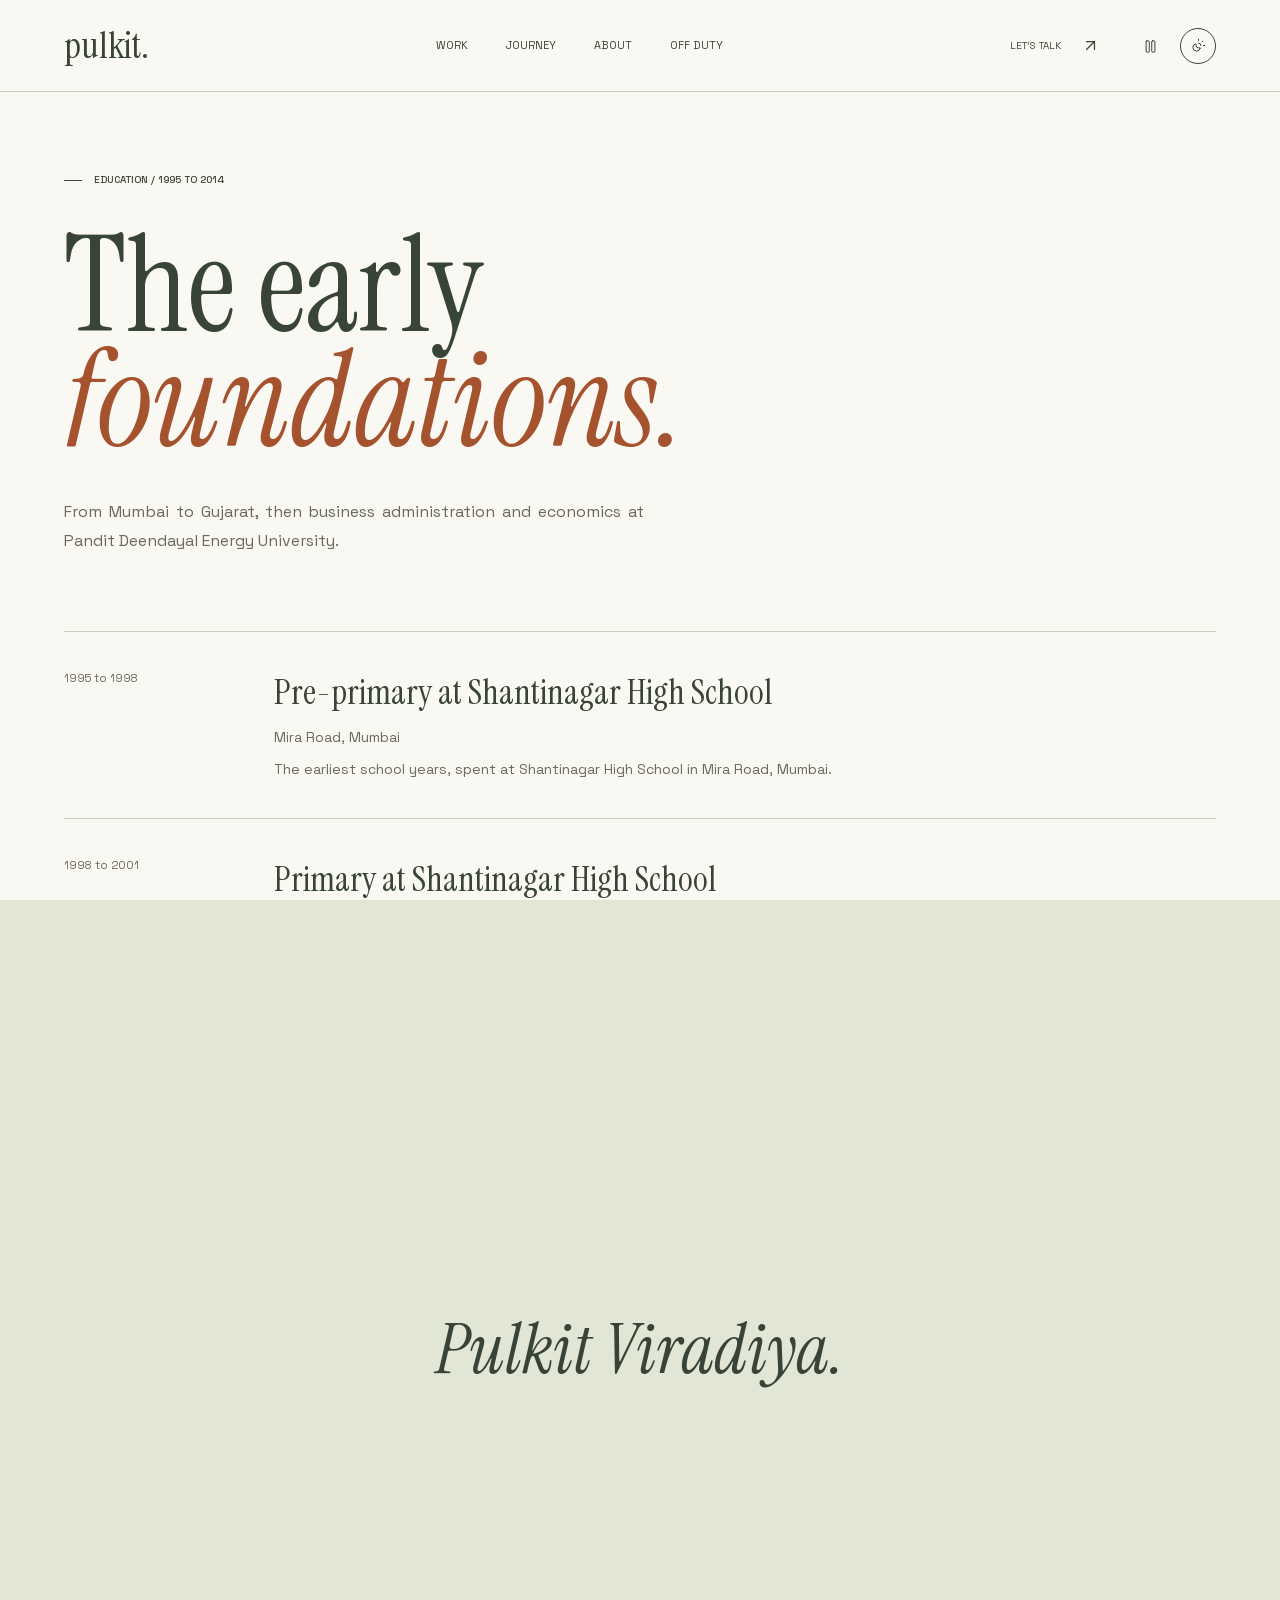
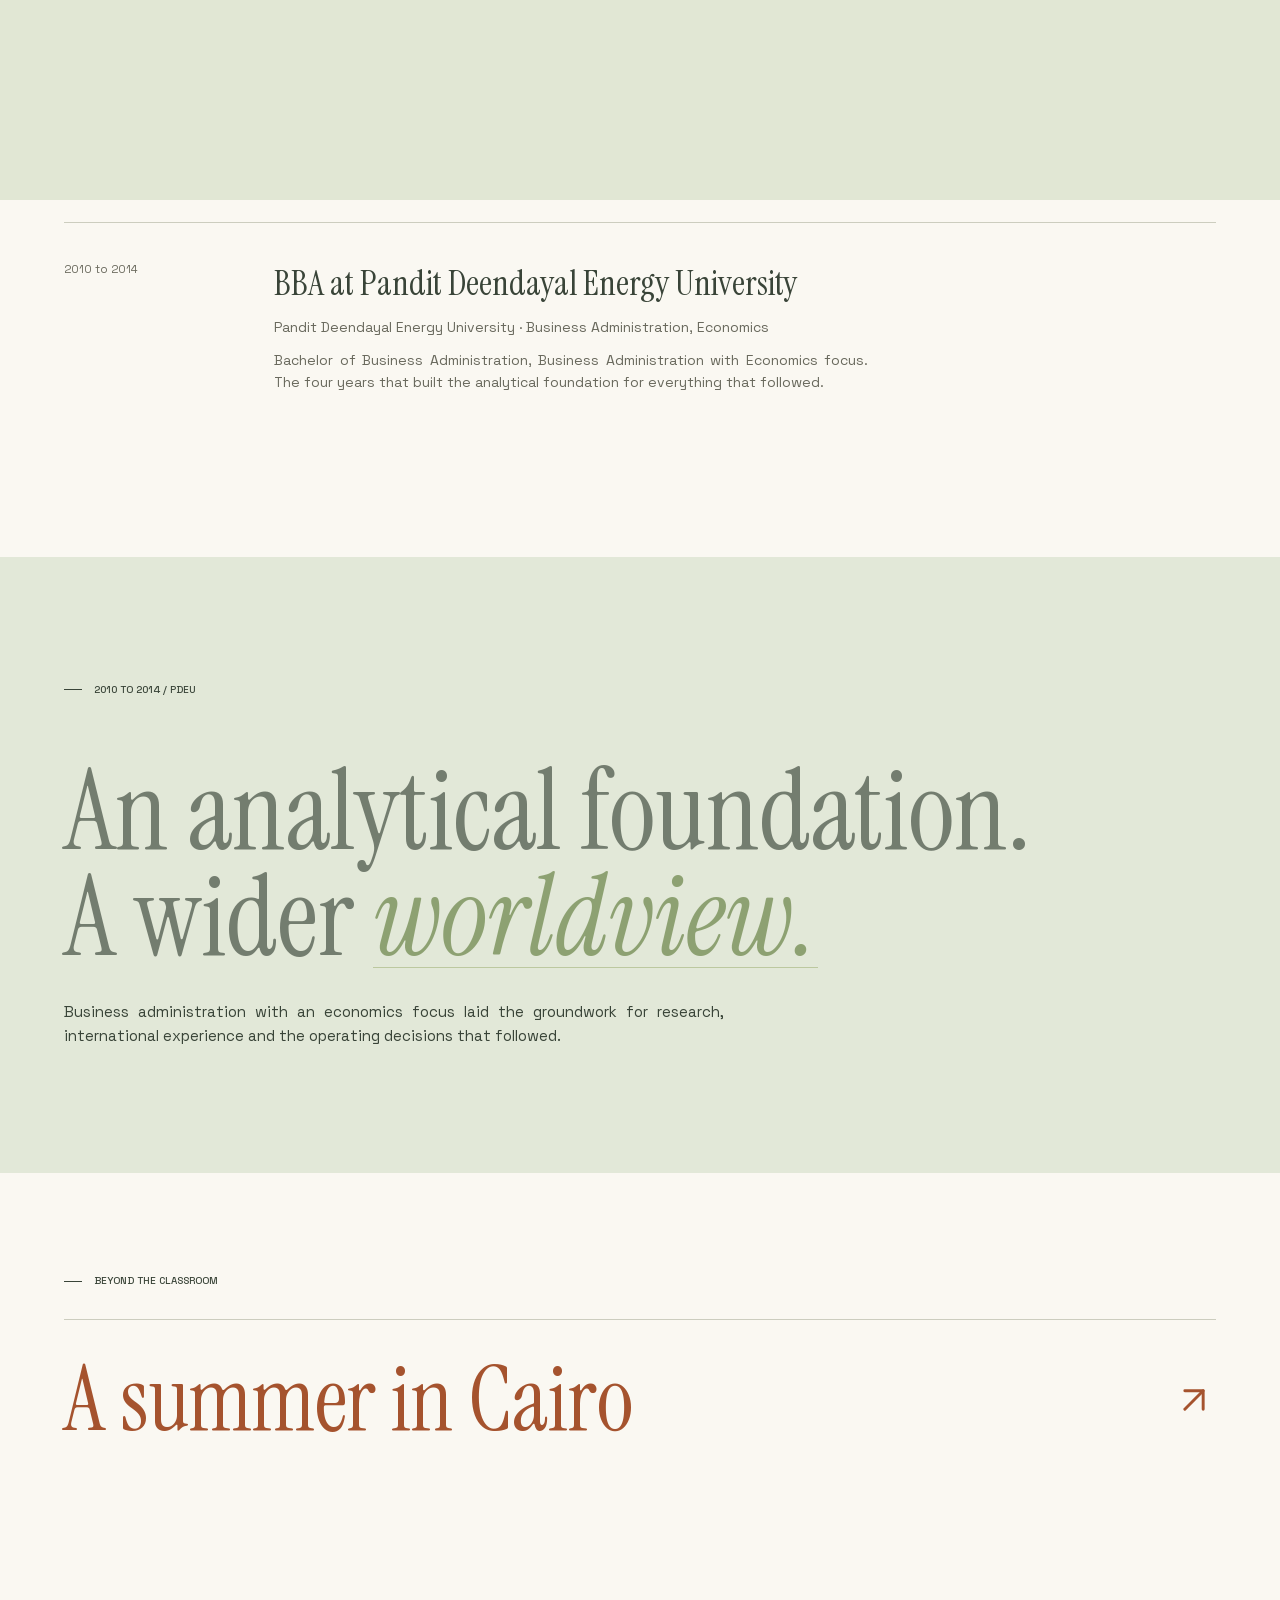
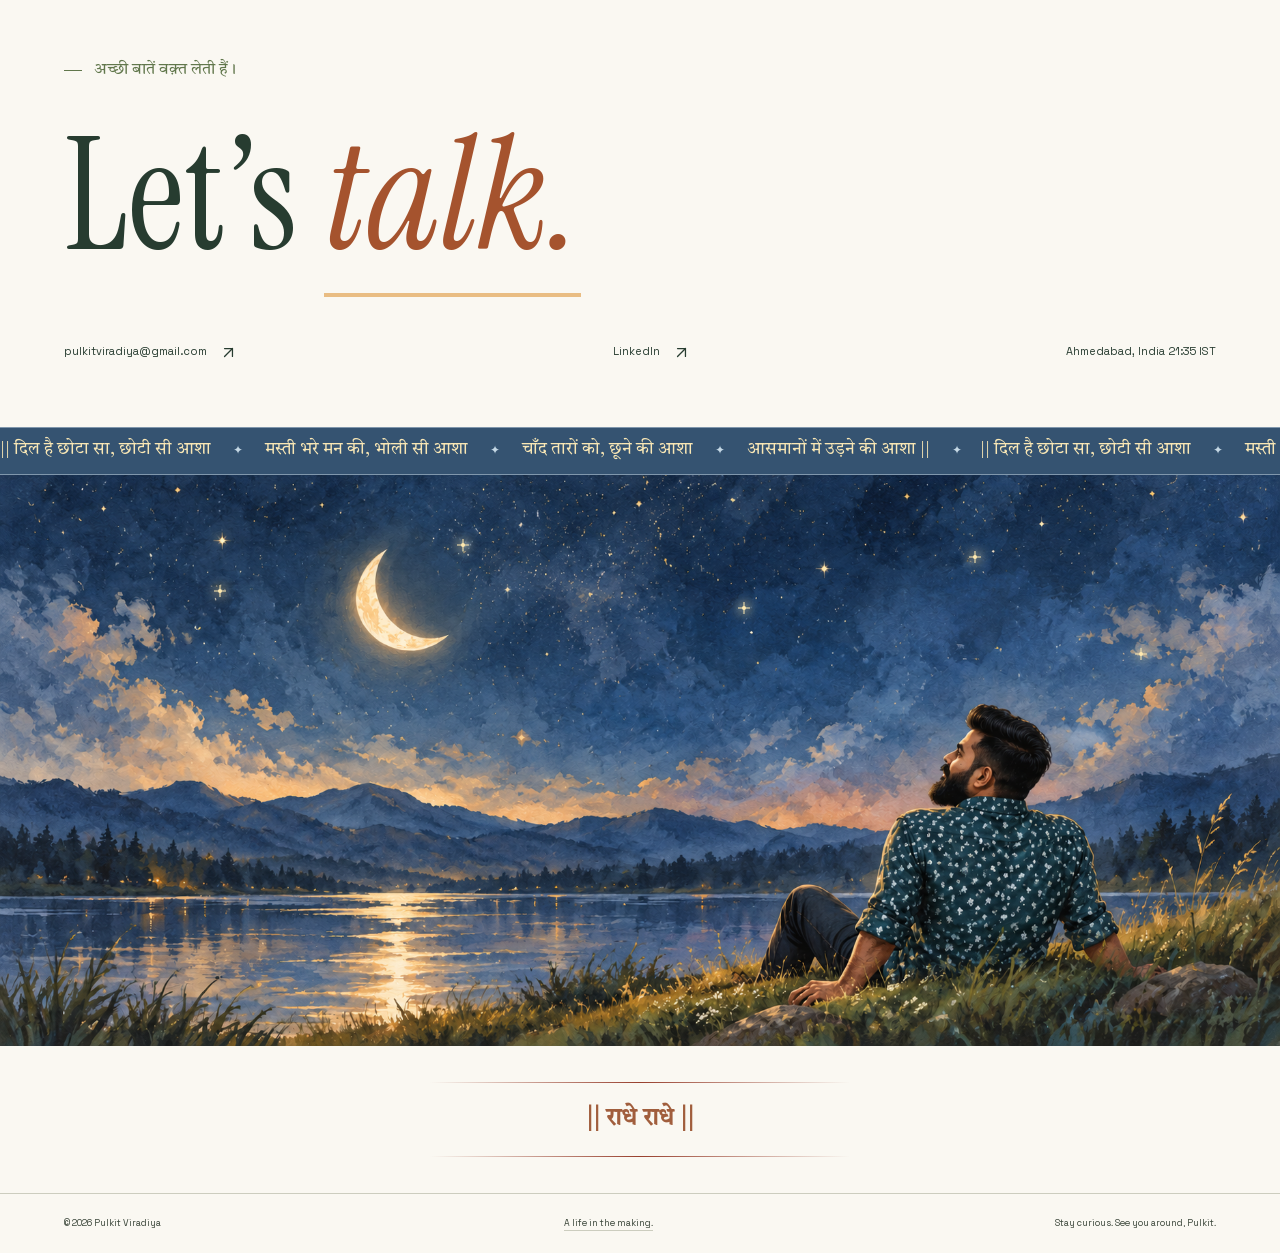
<file: education.html>
<!DOCTYPE html>
<html lang="en" data-theme="light"><head>
<meta charset="UTF-8"><meta name="viewport" content="width=device-width, initial-scale=1.0">
<meta http-equiv="Content-Security-Policy" content="default-src 'self'; style-src 'self' 'unsafe-inline' https://fonts.googleapis.com; font-src 'self' https://fonts.gstatic.com; script-src 'self' 'unsafe-inline'; img-src 'self' data:; connect-src 'none'; base-uri 'self'; form-action 'none';">
<meta name="referrer" content="strict-origin-when-cross-origin"><meta http-equiv="Permissions-Policy" content="camera=(), microphone=(), geolocation=(), payment=()">
<link rel="icon" type="image/x-icon" href="favicon.ico"><link rel="icon" type="image/png" sizes="32x32" href="favicon-32x32.png"><link rel="apple-touch-icon" sizes="180x180" href="apple-touch-icon.png">
<meta name="robots" content="index, follow"><meta name="description" content="Pulkit Viradiya’s education from 1995 to 2014, including PDEU, P. P. Savani, Mumbai and Valsad schools.">
<meta name="color-scheme" content="light dark"><title>Education & foundations | Pulkit Viradiya</title>
<style>@font-face { font-family:'Instrument Serif'; src:url('concept-serif.woff2') format('woff2'); font-style:normal; font-weight:400; font-display:swap; }
@font-face { font-family:'Instrument Serif'; src:url('concept-serif-italic.woff2') format('woff2'); font-style:italic; font-weight:400; font-display:swap; }
@font-face { font-family:'Space Grotesk'; src:url('concept-sans.woff2') format('woff2'); font-style:normal; font-weight:300 700; font-display:swap; }
@font-face { font-family:'Tiro Devanagari Hindi'; src:url('concept-tiro-devanagari-hindi.woff2') format('woff2'); font-style:normal; font-weight:400; font-display:swap; }
@font-face { font-family:'Rasa'; src:url('concept-rasa-gujarati.woff2') format('woff2'); font-style:normal; font-weight:300 700; font-display:swap; }
:root {
  --bg: #f4f5f0;
  --ink: #20231f;
  --muted: #62675e;
  --line: #ced1c7;
  --accent: #d9f66f;
  --panel: #e8ebe3;
  --pad: 56px;
  --serif: Georgia, serif;
  --sans: "DM Sans", sans-serif;
  color-scheme: light;
}
[data-theme="dark"] {
  --bg: #191c19;
  --ink: #f4f5ef;
  --muted: #b7beb2;
  --line: #4d554b;
  --panel: #242a23;
  color-scheme: dark;
}
* {
  box-sizing: border-box;
  letter-spacing: 0;
}
html {
  scroll-behavior: smooth;
  scroll-padding-top: 90px;
}
body {
  margin: 0;
  background: var(--bg);
  color: var(--ink);
  font-family: var(--sans);
  font-size: 16px;
  line-height: 1.6;
}
h1,
h2,
h3,
h4,
p,
figure {
  margin: 0;
}
h1,
h2,
h3,
h4 {
  font-family: Manrope, sans-serif;
  line-height: 1.05;
  font-weight: 500;
}
h1 {
  font-size: 100px;
}
h2 {
  font-size: 62px;
}
h3 {
  font-size: 30px;
}
p {
  text-align: justify;
  max-width: 66ch;
  color: var(--muted);
}
p + p {
  margin-top: 20px;
}
a {
  color: inherit;
  text-decoration: none;
}
button,
input {
  font: inherit;
}
button {
  cursor: pointer;
  color: inherit;
}
a,
button,
summary {
  -webkit-tap-highlight-color: transparent;
}
a:focus-visible,
button:focus-visible,
summary:focus-visible {
  outline: 3px solid #739d23;
  outline-offset: 6px;
}
img {
  max-width: 100%;
  display: block;
}
button {
  border: 0;
}
::selection {
  background: #d9f66f;
  color: #20231f;
}
[hidden] {
  display: none !important;
}
.wrap {
  max-width: 1600px;
  margin: auto;
  padding-inline: var(--pad);
}
.section {
  padding-block: 100px;
}
.eyebrow {
  display: flex;
  align-items: center;
  gap: 12px;
  font-size: 11px;
  font-weight: 650;
  text-transform: uppercase;
}
.eyebrow:before {
  content: "";
  width: 7px;
  height: 7px;
  background: currentColor;
}
.serif {
  font-family: Georgia, serif;
  font-style: italic;
  font-weight: 400;
}
.muted {
  color: var(--muted);
}
.accent {
  color: #698322;
}
.skip {
  position: fixed;
  left: 20px;
  top: -100px;
  z-index: 100;
  background: var(--accent);
  padding: 15px;
  color: #20231f;
}
.skip:focus {
  top: 12px;
}
.icon {
  width: 19px;
  height: 19px;
  display: inline-block;
  vertical-align: middle;
  flex-shrink: 0;
  fill: none;
  stroke: currentColor;
  stroke-width: 1.6;
  stroke-linecap: round;
  stroke-linejoin: round;
}
.icon-btn {
  display: grid;
  place-items: center;
  width: 44px;
  height: 44px;
  background: transparent;
  border: 1px solid var(--line);
  border-radius: 50%;
  position: relative;
}
.icon-btn:after {
  content: attr(aria-label);
  position: absolute;
  top: 50px;
  right: 0;
  font-size: 11px;
  white-space: nowrap;
  padding: 4px 9px;
  background: var(--ink);
  color: var(--bg);
  opacity: 0;
  pointer-events: none;
}
.icon-btn:hover:after {
  opacity: 1;
}
.nav {
  height: 86px;
  position: sticky;
  top: 0;
  background: var(--bg);
  z-index: 30;
  border-bottom: 1px solid var(--line);
}
.nav-inner {
  height: 100%;
  display: flex;
  align-items: center;
  justify-content: space-between;
  gap: 25px;
}
.logo {
  font-size: 22px;
  font-weight: 700;
  line-height: 1;
}
.logo small {
  font-size: 11px;
  display: block;
  font-weight: 450;
  margin-top: 7px;
  color: var(--muted);
}
.nav-links {
  display: flex;
  gap: 30px;
  align-items: center;
  font-size: 13px;
}
.nav-links a {
  position: relative;
}
.nav-links a:after {
  content: "";
  position: absolute;
  height: 1px;
  left: 0;
  right: 100%;
  bottom: -4px;
  background: currentColor;
  transition: right 0.25s;
}
.nav-links a:hover:after,
.nav-links a[aria-current="page"]:after {
  right: 0;
}
.nav-tools {
  display: flex;
  gap: 10px;
  align-items: center;
}
.nav-contact {
  font-size: 12px;
  display: flex;
  align-items: center;
  gap: 16px;
  padding-right: 12px;
}
.mobile-menu {
  display: none;
}
.progress {
  height: 2px;
  background: #739d23;
  position: absolute;
  bottom: -1px;
  left: 0;
  width: 0;
  transition: width 0.1s linear;
}
.menu-dialog {
  border: 0;
  padding: 0;
  background: var(--bg);
  color: var(--ink);
  max-width: none;
  max-height: none;
  width: 100%;
  height: 100dvh;
}
.menu-dialog::backdrop {
  background: #111a;
}
.menu-top {
  display: flex;
  align-items: center;
  justify-content: space-between;
  padding: 28px var(--pad);
  border-bottom: 1px solid var(--line);
}
.menu-list {
  display: flex;
  flex-direction: column;
  padding: 30px var(--pad);
  gap: 10px;
}
.menu-list a {
  font-family: Manrope;
  font-size: 42px;
  line-height: 1.5;
  border-bottom: 1px solid var(--line);
}
.hero {
  background: #c5dad5;
  color: #20231f;
  position: relative;
  min-height: 570px;
  height: calc(100svh - 142px);
  max-height: 820px;
  overflow: hidden;
}
.hero-img {
  position: absolute;
  right: 0;
  top: 0;
  width: 54%;
  height: 100%;
  object-fit: cover;
  object-position: center 28%;
  mix-blend-mode: multiply;
}
.hero .wrap {
  position: relative;
  height: 100%;
  padding-top: 35px;
  padding-bottom: 42px;
  display: flex;
  flex-direction: column;
  justify-content: space-between;
  pointer-events: none;
}
.hero a {
  pointer-events: auto;
}
.hero-top {
  display: flex;
  justify-content: space-between;
  font-size: 11px;
}
.hero-top span:last-child {
  background: #c5dad5dd;
  padding: 2px 8px;
}
.hero-heading {
  font-size: 106px;
  line-height: 0.97;
  font-weight: 500;
  max-width: 750px;
  margin-top: 20px;
}
.hero-heading .serif {
  display: block;
}
.hero-caption {
  max-width: 370px;
  font-size: 17px;
  line-height: 1.5;
  color: #303e37;
  margin-top: 24px;
}
.hero-bottom {
  display: flex;
  align-items: end;
  justify-content: space-between;
  margin-top: 20px;
}
.text-link {
  display: inline-flex;
  align-items: center;
  gap: 24px;
  font-size: 13px;
  border-bottom: 1px solid currentColor;
  padding-bottom: 9px;
}
.text-link .icon {
  transition: transform 0.25s;
}
.text-link:hover .icon {
  transform: translate(3px, -3px);
}
.hero-stamp {
  background: var(--accent);
  color: #20231f;
  width: 140px;
  height: 140px;
  border-radius: 50%;
  display: flex;
  align-items: center;
  justify-content: center;
  text-align: center;
  transform: rotate(10deg);
  font-size: 12px;
  line-height: 1.4;
  font-weight: 650;
  margin-right: 30px;
}
.hero-stamp span {
  display: block;
}
.ticker {
  display: flex;
  align-items: center;
  justify-content: space-between;
  gap: 16px;
  padding-block: 18px;
  font-size: 11px;
  border-bottom: 1px solid var(--line);
}
.ticker-dot {
  width: 6px;
  height: 6px;
  background: #789334;
  border-radius: 50%;
  display: inline-block;
  margin-right: 8px;
}
.intro {
  display: grid;
  grid-template-columns: 1fr 2fr;
  gap: 70px;
}
.intro h2 {
  font-size: 46px;
  line-height: 1.2;
  max-width: 920px;
}
.intro p {
  margin-top: 30px;
  font-size: 17px;
  max-width: 600px;
}
.proof {
  display: grid;
  grid-template-columns: repeat(4, 1fr);
  margin-top: 65px;
  border-top: 1px solid var(--line);
  border-bottom: 1px solid var(--line);
}
.proof-item {
  padding: 28px 30px;
  border-right: 1px solid var(--line);
}
.proof-item:first-child {
  padding-left: 0;
}
.proof-item:last-child {
  border: 0;
}
.proof-number {
  font-size: 48px;
  line-height: 1.1;
  font-family: Manrope;
  font-weight: 500;
}
.proof-label {
  font-size: 11px;
  color: var(--muted);
  margin-top: 12px;
}
.section-head {
  display: flex;
  align-items: end;
  justify-content: space-between;
  gap: 30px;
  margin-bottom: 40px;
}
.section-head .eyebrow {
  margin-bottom: 22px;
}
.section-head h2 {
  max-width: 850px;
}
.work-grid {
  display: grid;
  grid-template-columns: 1fr 1fr;
  gap: 52px 26px;
}
.work-item {
  min-width: 0;
}
.work-item:first-child {
  grid-column: 1/-1;
}
.work-art {
  position: relative;
  background: var(--tile, #d9f66f);
  color: #20231f;
  min-height: 320px;
  aspect-ratio: 1.5;
  overflow: hidden;
  display: flex;
  flex-direction: column;
  justify-content: space-between;
  padding: 32px;
}
.work-item:first-child .work-art {
  aspect-ratio: 2.35;
}
.work-art img {
  position: absolute;
  inset: 0;
  width: 100%;
  height: 100%;
  object-fit: cover;
  transition: transform 0.75s cubic-bezier(0.2, 0.65, 0.2, 1);
}
.work-item:hover .work-art img {
  transform: scale(1.035);
}
.art-label {
  position: relative;
  z-index: 1;
  align-self: flex-start;
  font-size: 10px;
  background: #f4f5f0;
  color: #20231f;
  padding: 7px 12px;
  border-radius: 2px;
}
.art-copy {
  position: relative;
  z-index: 1;
  font-size: 76px;
  line-height: 0.95;
  font-family: Manrope;
  font-weight: 650;
}
.art-copy span {
  display: block;
}
.art-foot {
  position: relative;
  z-index: 1;
  font-size: 12px;
}
.art-index {
  position: absolute;
  bottom: 22px;
  right: 24px;
  background: #f4f5f0;
  color: #20231f;
  width: 46px;
  height: 46px;
  display: grid;
  place-items: center;
  border-radius: 50%;
  transition:
    background 0.2s,
    transform 0.2s;
}
.work-item:hover .art-index {
  background: #d9f66f;
  transform: rotate(45deg);
}
.work-meta {
  display: flex;
  align-items: start;
  justify-content: space-between;
  gap: 20px;
  margin-top: 19px;
}
.work-meta h3 {
  font-size: 24px;
}
.work-meta p {
  font-size: 13px;
  margin-top: 7px;
}
.work-meta > span {
  font-size: 11px;
  color: var(--muted);
  white-space: nowrap;
}
.work-art.photo .art-copy {
  font-size: 54px;
  background: #f4f5f0;
  padding: 16px;
  align-self: start;
  max-width: 70%;
}
.ribbon-art {
  position: absolute;
  inset: auto -40px 100px;
  transform: rotate(-12deg);
  background: #23251f;
  color: #edffa3;
  padding: 18px 0;
  text-align: center;
  font-family: Manrope;
  font-size: 40px;
}
.candy-art .art-copy {
  font-size: 80px;
  max-width: 700px;
}
.ximi-art .art-copy {
  font-size: 58px;
}
.art-grid {
  position: absolute;
  inset: 0;
  background-image:
    linear-gradient(#20231f18 1px, transparent 1px),
    linear-gradient(90deg, #20231f18 1px, transparent 1px);
  background-size: 60px 60px;
}
.work-item:focus-visible .work-art {
  outline: 3px solid #739d23;
  outline-offset: 4px;
}
.dark-band {
  background: #20251f;
  color: #f4f5f0;
}
.dark-band p {
  color: #c5cbbc;
}
.dark-band .eyebrow {
  color: #d9f66f;
}
.thesis {
  font-size: 70px;
  max-width: 1050px;
  line-height: 1.12;
  margin-top: 40px;
}
.thesis .serif {
  color: #d9f66f;
}
.process {
  display: grid;
  grid-template-columns: repeat(3, 1fr);
  gap: 35px;
  margin-top: 60px;
}
.process article {
  border-top: 1px solid #646e60;
  padding-top: 25px;
}
.process article > span {
  font-size: 11px;
  color: #c5cbbc;
}
.process h3 {
  font-size: 24px;
  margin: 25px 0 16px;
}
.process p {
  font-size: 14px;
}
.journey-strip {
  display: grid;
  grid-template-columns: 1fr 1fr;
  gap: 70px;
  align-items: center;
}
.journey-image {
  aspect-ratio: 1;
  object-fit: cover;
  width: 100%;
  max-height: 540px;
  object-position: center 20%;
}
.journey-strip h2 {
  margin-top: 24px;
}
.journey-strip p {
  margin: 28px 0;
}
.journey-strip .eyebrow {
  margin-top: 20px;
}
.chapter-list {
  margin-top: 45px;
}
.chapter-row {
  display: grid;
  grid-template-columns: 70px 1fr 24px;
  gap: 20px;
  align-items: center;
  padding: 24px 0;
  border-top: 1px solid var(--line);
}
.chapter-row:last-child {
  border-bottom: 1px solid var(--line);
}
.chapter-row > span:first-child {
  font-size: 12px;
  color: var(--muted);
}
.chapter-row strong {
  font-size: 22px;
  font-weight: 500;
}
.chapter-row:hover {
  color: #698322;
}
.off-duty-teaser {
  background: #d9f66f;
  color: #20231f;
}
.off-duty-teaser p {
  color: #414d2e;
}
.off-duty-teaser .wrap {
  display: grid;
  grid-template-columns: 1fr 1fr;
  gap: 70px;
  align-items: center;
}
.off-duty-teaser h2 {
  font-size: 65px;
}
.off-duty-teaser p {
  margin: 24px 0;
}
.small-index {
  font-size: 11px;
  text-transform: uppercase;
  margin-bottom: 30px;
}
.contact-section {
  padding-block: 100px 55px;
}
.contact-section h2 {
  font-size: 96px;
  margin: 25px 0 50px;
}
.contact-section h2 a {
  border-bottom: 2px solid var(--ink);
}
.contact-meta {
  display: flex;
  justify-content: space-between;
  gap: 25px;
  flex-wrap: wrap;
  font-size: 13px;
}
.contact-meta a {
  display: inline-flex;
  gap: 12px;
  align-items: center;
}
.radhe-section {
  text-align: center;
  padding: 36px var(--pad);
}
.radhe-rule {
  border: none;
  height: 1px;
  background: linear-gradient(
    to right,
    transparent,
    #b5872a 30%,
    #b5872a 70%,
    transparent
  );
  margin: 0 auto;
  max-width: 420px;
}
.radhe-text {
  font-family: var(--serif);
  font-size: 1.65rem;
  font-weight: 700;
  letter-spacing: 0;
  color: #947023;
  padding: 1.1rem 0;
  display: block;
}
[data-theme="dark"] .radhe-rule {
  background: linear-gradient(
    to right,
    transparent,
    #e8c46a 30%,
    #e8c46a 70%,
    transparent
  );
}
[data-theme="dark"] .radhe-text {
  color: #e8c46a;
}
.footer {
  padding-block: 22px;
  border-top: 1px solid var(--line);
  font-size: 11px;
}
.footer .wrap {
  display: flex;
  justify-content: space-between;
  gap: 20px;
}
.footer a {
  border-bottom: 1px solid var(--line);
}
.page-hero {
  padding-block: 66px 65px;
}
.page-hero h1 {
  margin: 35px 0 28px;
  max-width: 1200px;
}
.page-hero p {
  max-width: 630px;
  font-size: 19px;
}
.page-hero .hero-meta {
  margin-top: 42px;
  display: flex;
  gap: 25px;
  flex-wrap: wrap;
  font-size: 12px;
}
.hero-meta > span {
  padding-right: 25px;
  border-right: 1px solid var(--line);
}
.hero-meta > span:last-child {
  border: 0;
}
.case-top {
  background: var(--case, #d9f66f);
  color: #20231f;
}
.case-top p {
  color: #364034;
}
.case-top .hero-meta > span {
  border-color: #20231f44;
}
.case-cover {
  position: relative;
  max-height: 700px;
  overflow: hidden;
}
.case-cover img {
  width: 100%;
  height: 520px;
  object-fit: cover;
}
.case-cover figcaption {
  position: absolute;
  bottom: 15px;
  left: var(--pad);
  font-size: 10px;
  background: #f4f5f0;
  color: #20231f;
  padding: 5px 10px;
  max-width: 80%;
}
.case-graphic {
  height: 400px;
  background: #20251f;
  color: var(--case);
  display: flex;
  align-items: center;
  justify-content: center;
  gap: 45px;
  overflow: hidden;
}
.case-graphic strong {
  font-family: Manrope;
  font-weight: 500;
  font-size: 122px;
}
.case-graphic span {
  font-size: 22px;
  max-width: 260px;
  line-height: 1.5;
}
.case-nav {
  padding-block: 20px;
  border-bottom: 1px solid var(--line);
  display: flex;
  gap: 28px;
  font-size: 12px;
  flex-wrap: wrap;
}
.case-section {
  display: grid;
  grid-template-columns: 1fr 2fr;
  gap: 70px;
  padding-block: 80px;
  border-bottom: 1px solid var(--line);
}
.case-section h2 {
  font-size: 40px;
  max-width: 330px;
}
.case-section .eyebrow {
  margin-bottom: 24px;
}
.case-section h3 {
  font-size: 26px;
  margin-bottom: 18px;
}
.case-section .prose {
  max-width: 800px;
}
.case-section p {
  font-size: 17px;
  line-height: 1.8;
}
.decision {
  padding-block: 28px;
  border-top: 1px solid var(--line);
}
.decision:first-child {
  padding-top: 0;
  border: 0;
}
.decision > span {
  display: block;
  font-size: 11px;
  margin-bottom: 14px;
  color: var(--muted);
}
.detail-list {
  margin-top: 20px;
}
.detail-list details {
  border-top: 1px solid var(--line);
  padding: 22px 0;
}
.detail-list details:last-child {
  border-bottom: 1px solid var(--line);
}
.detail-list summary {
  cursor: pointer;
  display: flex;
  align-items: center;
  justify-content: space-between;
  gap: 20px;
  list-style: none;
  font-size: 19px;
}
.detail-list summary::-webkit-details-marker {
  display: none;
}
.detail-list summary .icon {
  transition: transform 0.25s;
}
.detail-list details[open] summary .icon {
  transform: rotate(45deg);
}
.detail-list details p {
  margin-top: 18px;
  font-size: 16px;
}
.next-chapter {
  padding-block: 80px;
}
.next-chapter a {
  display: flex;
  justify-content: space-between;
  align-items: center;
  margin-top: 30px;
  border-top: 1px solid var(--line);
  padding-top: 30px;
  font-size: 60px;
  line-height: 1.1;
}
.next-chapter .icon {
  width: 44px;
  height: 44px;
}
.filter-bar {
  display: flex;
  gap: 8px;
  flex-wrap: wrap;
  margin-bottom: 40px;
}
.filter-bar button {
  padding: 10px 18px;
  border: 1px solid var(--line);
  border-radius: 2px;
  background: transparent;
  font-size: 12px;
}
.filter-bar button[aria-pressed="true"] {
  background: var(--ink);
  color: var(--bg);
  border-color: var(--ink);
}
.timeline {
  margin-top: 40px;
}
.timeline-row {
  display: grid;
  grid-template-columns: 145px 1fr;
  gap: 50px;
  padding: 42px 0;
  border-top: 1px solid var(--line);
}
.timeline-year {
  font-size: 30px;
  font-family: Manrope;
  line-height: 1.2;
}
.timeline-year small {
  display: block;
  margin-top: 12px;
  font-size: 11px;
  font-family: var(--sans);
  color: var(--muted);
  line-height: 1.6;
}
.timeline-body {
  border-left: 2px solid var(--entry, #719538);
  padding-left: 35px;
}
.timeline-body .eyebrow {
  color: var(--muted);
  margin-bottom: 20px;
}
.timeline-body h3 {
  font-size: 32px;
  margin-bottom: 20px;
}
.timeline-body p {
  margin-top: 14px;
}
.timeline-body .text-link {
  margin-top: 25px;
}
.t-venture-link {
  color: inherit;
  text-decoration: none;
}
.timeline-counter {
  font-size: 12px;
  color: var(--muted);
  margin-bottom: 25px;
}
.portrait-section {
  display: grid;
  grid-template-columns: 1fr 1fr;
  gap: 70px;
  align-items: center;
}
.portrait-section > img {
  width: 100%;
  height: 640px;
  object-fit: cover;
  object-position: center 20%;
}
.portrait-section h2 {
  font-size: 52px;
  margin-bottom: 30px;
}
.portrait-section p {
  margin-top: 20px;
}
.quote {
  font-family: Georgia, serif;
  font-style: italic;
  font-size: 46px;
  line-height: 1.2;
  margin: 30px 0;
}
.education-row {
  display: grid;
  grid-template-columns: 180px 1fr;
  gap: 30px;
  padding: 30px 0;
  border-top: 1px solid var(--line);
}
.education-row h3 {
  font-size: 24px;
  line-height: 1.3;
}
.education-row p {
  margin-top: 10px;
}
.education-row > span {
  font-size: 14px;
  color: var(--muted);
}
.listening {
  display: grid;
  grid-template-columns: 1fr 1fr;
  gap: 50px;
  margin-top: 50px;
}
.listening h3 {
  margin-bottom: 20px;
}
.vinyl {
  width: 230px;
  aspect-ratio: 1;
  border-radius: 50%;
  background: repeating-radial-gradient(
    circle,
    #1d211e 0px,
    #1d211e 3px,
    #343a33 4px,
    #1d211e 5px
  );
  position: relative;
  margin: 10px auto 35px;
  animation: spin 18s linear infinite;
  animation-play-state: paused;
}
.vinyl:after {
  content: "PV / SIDE A";
  position: absolute;
  inset: 34%;
  display: grid;
  place-items: center;
  background: #d9f66f;
  border-radius: 50%;
  color: #20231f;
  font-size: 10px;
}
.listening article:hover .vinyl {
  animation-play-state: running;
}
.listening article {
  padding: 35px 0;
  border-top: 1px solid var(--line);
}
.listening .status {
  display: inline-block;
  padding: 7px 12px;
  background: var(--panel);
  font-size: 11px;
  margin-top: 20px;
}
.interests {
  display: grid;
  grid-template-columns: repeat(3, 1fr);
  gap: 30px;
}
.interests article {
  border-top: 1px solid var(--line);
  padding-top: 25px;
}
.interests h3 {
  margin: 25px 0 20px;
  font-size: 25px;
}
.interests > article > span {
  font-size: 11px;
  color: var(--muted);
}
.languages {
  display: flex;
  flex-wrap: wrap;
  gap: 30px;
  margin-top: 30px;
}
.languages span {
  padding: 14px 0;
  border-bottom: 1px solid var(--line);
  flex: 1;
  min-width: 150px;
}
.languages small {
  display: block;
  color: var(--muted);
}
.coffee-wide {
  width: 100%;
  height: 440px;
  object-fit: cover;
}
.reveal {
  opacity: 1;
  transform: none;
}
.motion-ready .reveal.pending {
  opacity: 0;
  transform: translateY(22px);
}
.motion-ready .reveal {
  transition:
    opacity 0.65s ease,
    transform 0.65s cubic-bezier(0.2, 0.65, 0.2, 1);
}
@keyframes spin {
  to {
    transform: rotate(360deg);
  }
}
@view-transition {
  navigation: auto;
}
::view-transition-old(root) {
  animation: fade-out 0.15s ease;
}
::view-transition-new(root) {
  animation: fade-in 0.3s ease;
}
@keyframes fade-in {
  from {
    opacity: 0;
    transform: translateY(8px);
  }
}
@keyframes fade-out {
  to {
    opacity: 0;
  }
}
[data-motion="off"] *,
[data-motion="off"] *:before,
[data-motion="off"] *:after {
  animation: none !important;
  transition: none !important;
  scroll-behavior: auto !important;
}
[data-motion="off"] .reveal {
  opacity: 1 !important;
  transform: none !important;
}
@media (min-width: 1650px) {
  .hero-heading {
    font-size: 132px;
  }
  .hero-caption {
    font-size: 20px;
  }
  .hero .wrap {
    padding-block: 45px;
  }
  .hero-img {
    object-position: center 32%;
  }
}
@media (max-width: 1100px) {
  :root {
    --pad: 32px;
  }
  .nav-links {
    gap: 20px;
  }
  .nav-contact {
    display: none;
  }
  .hero-heading {
    font-size: 86px;
  }
  .hero-caption {
    max-width: 310px;
  }
  .hero-img {
    width: 56%;
  }
  h1 {
    font-size: 80px;
  }
  h2 {
    font-size: 50px;
  }
  .intro {
    gap: 35px;
    grid-template-columns: 1fr 2.4fr;
  }
  .intro h2 {
    font-size: 38px;
  }
  .proof-number {
    font-size: 36px;
  }
  .proof-item {
    padding-inline: 20px;
  }
  .art-copy,
  .candy-art .art-copy {
    font-size: 62px;
  }
  .work-art.photo .art-copy {
    font-size: 42px;
  }
  .thesis {
    font-size: 56px;
  }
  .case-section {
    gap: 40px;
  }
  .portrait-section {
    gap: 35px;
  }
  .contact-section h2 {
    font-size: 76px;
  }
  .case-graphic strong {
    font-size: 100px;
  }
  .off-duty-teaser .wrap {
    gap: 40px;
  }
}
@media (max-width: 760px) {
  :root {
    --pad: 22px;
  }
  .nav {
    height: 76px;
  }
  .nav-links {
    display: none;
  }
  .mobile-menu {
    display: grid;
  }
  .nav-tools {
    gap: 7px;
  }
  .logo {
    font-size: 20px;
  }
  .logo small {
    font-size: 10px;
  }
  .icon-btn {
    width: 38px;
    height: 38px;
  }
  .nav-tools .motion-toggle {
    display: none;
  }
  .hero {
    height: calc(100svh - 128px);
    min-height: 610px;
    max-height: 800px;
  }
  .hero-img {
    width: 100%;
    height: 100%;
    object-position: 66% center;
    opacity: 0.67;
    mix-blend-mode: multiply;
  }
  .hero .wrap {
    padding-top: 24px;
    padding-bottom: 26px;
  }
  .hero-top {
    font-size: 10px;
    gap: 10px;
  }
  .hero-top span:last-child {
    display: none;
  }
  .hero-heading {
    font-size: 64px;
    line-height: 1.02;
    margin-top: 0;
    text-shadow: 0 0 28px #c5dad5;
  }
  .hero-caption {
    font-size: 15px;
    max-width: 290px;
    color: #20231f;
    background: #c5dad5ed;
    padding: 12px 15px;
    margin-top: 24px;
  }
  .hero-bottom {
    align-items: center;
  }
  .hero-bottom .text-link {
    background: #d9f66f;
    border: 0;
    padding: 12px;
  }
  .hero-stamp {
    width: 100px;
    height: 100px;
    font-size: 10px;
    margin: 0;
  }
  .hero-name-block {
    margin-top: 70px;
  }
  .ticker {
    font-size: 10px;
    gap: 10px;
  }
  .ticker > span:nth-child(2) {
    display: none;
  }
  .section {
    padding-block: 65px;
  }
  .intro {
    grid-template-columns: 1fr;
    gap: 25px;
  }
  .intro h2 {
    font-size: 32px;
  }
  .intro p {
    font-size: 16px;
    margin-top: 20px;
  }
  .proof {
    grid-template-columns: 1fr 1fr;
    margin-top: 40px;
  }
  .proof-item {
    padding: 24px 18px !important;
  }
  .proof-item:nth-child(2) {
    border-right: 0;
  }
  .proof-item:nth-child(-n + 2) {
    border-bottom: 1px solid var(--line);
  }
  .proof-number {
    font-size: 36px;
  }
  .proof-label {
    font-size: 10px;
  }
  .section-head {
    align-items: start;
    flex-direction: column;
    gap: 22px;
    margin-bottom: 30px;
  }
  h1 {
    font-size: 58px;
  }
  h2 {
    font-size: 40px;
  }
  .work-grid {
    grid-template-columns: 1fr;
    gap: 35px;
  }
  .work-item:first-child {
    grid-column: auto;
  }
  .work-art,
  .work-item:first-child .work-art {
    aspect-ratio: 1.12;
    min-height: 280px;
    padding: 22px;
  }
  .art-copy,
  .candy-art .art-copy {
    font-size: 58px;
  }
  .work-art.photo .art-copy {
    font-size: 37px;
    max-width: 85%;
  }
  .work-meta h3 {
    font-size: 22px;
  }
  .work-meta p {
    font-size: 12px;
  }
  .work-meta > span {
    font-size: 10px;
  }
  .thesis {
    font-size: 42px;
  }
  .process {
    grid-template-columns: 1fr;
    gap: 30px;
    margin-top: 40px;
  }
  .process h3 {
    margin-top: 15px;
  }
  .journey-strip,
  .off-duty-teaser .wrap {
    grid-template-columns: 1fr;
    gap: 35px;
  }
  .journey-image {
    max-height: 440px;
  }
  .off-duty-teaser h2 {
    font-size: 46px;
  }
  .chapter-row strong {
    font-size: 21px;
  }
  .contact-section {
    padding-block: 60px 30px;
  }
  .contact-section h2 {
    font-size: 50px;
    margin-bottom: 35px;
  }
  .contact-meta {
    flex-direction: column;
    gap: 20px;
  }
  .footer .wrap {
    flex-wrap: wrap;
    font-size: 10px;
  }
  .footer .wrap > span:last-child {
    display: none;
  }
  .page-hero {
    padding-block: 40px 42px;
  }
  .page-hero h1 {
    margin-block: 28px 22px;
    overflow-wrap: break-word;
  }
  .page-hero p {
    font-size: 17px;
  }
  .page-hero .hero-meta {
    gap: 12px;
    font-size: 11px;
    margin-top: 28px;
  }
  .hero-meta > span {
    padding-right: 12px;
  }
  .case-cover img {
    height: 300px;
  }
  .case-cover figcaption {
    font-size: 9px;
  }
  .case-graphic {
    height: 270px;
    gap: 20px;
    padding: 22px;
  }
  .case-graphic strong {
    font-size: 72px;
  }
  .case-graphic span {
    font-size: 16px;
    max-width: 140px;
  }
  .case-section {
    grid-template-columns: 1fr;
    gap: 30px;
    padding-block: 55px;
  }
  .case-section h2 {
    font-size: 37px;
    max-width: 100%;
  }
  .case-section p {
    font-size: 16px;
  }
  .case-nav {
    gap: 20px;
    font-size: 11px;
  }
  .next-chapter {
    padding-block: 55px;
  }
  .next-chapter a {
    font-size: 38px;
    gap: 20px;
  }
  .next-chapter .icon {
    width: 28px;
    height: 28px;
  }
  .timeline-row {
    grid-template-columns: 1fr;
    gap: 22px;
    padding: 35px 0;
  }
  .timeline-year {
    font-size: 27px;
    display: flex;
    align-items: center;
    gap: 20px;
  }
  .timeline-year small {
    margin: 0;
  }
  .timeline-body {
    padding-left: 20px;
  }
  .timeline-body h3 {
    font-size: 27px;
  }
  .filter-bar {
    gap: 6px;
  }
  .filter-bar button {
    padding: 9px 11px;
    font-size: 11px;
  }
  .portrait-section {
    grid-template-columns: 1fr;
    gap: 40px;
  }
  .portrait-section > img {
    height: 430px;
  }
  .portrait-section h2 {
    font-size: 39px;
  }
  .quote {
    font-size: 35px;
  }
  .education-row {
    grid-template-columns: 1fr;
    gap: 15px;
  }
  .education-row h3 {
    font-size: 22px;
  }
  .listening,
  .interests {
    grid-template-columns: 1fr;
    gap: 30px;
  }
  .coffee-wide {
    height: 280px;
  }
  .radhe-section {
    padding-block: 28px;
  }
  .icon-btn:after {
    display: none;
  }
}
@media (max-width: 370px) {
  .hero-heading {
    font-size: 55px;
  }
  h1 {
    font-size: 50px;
  }
  .hero-stamp {
    width: 82px;
    height: 82px;
  }
  .hero-caption {
    max-width: 250px;
  }
  .hero .wrap {
    padding-bottom: 20px;
  }
  .proof-number {
    font-size: 31px;
  }
  .nav-tools {
    gap: 5px;
  }
  .icon-btn {
    width: 34px;
    height: 34px;
  }
  .contact-section h2 {
    font-size: 43px;
  }
}
.hero-img {
  mask-image: linear-gradient(to right, transparent, #000 14%);
}
.work-art {
  width: 100%;
  min-height: 0;
}
.art-copy:empty {
  display: none;
}
.thesis {
  overflow-wrap: break-word;
}
@media (max-width: 760px) {
  .hero-img {
    mask-image: none;
    opacity: 0.92;
  }
  .hero-name-block {
    margin: 0;
  }
  .hero-heading {
    position: absolute;
    top: 70px;
    left: var(--pad);
    right: var(--pad);
    font-size: 43px;
    white-space: nowrap;
    text-shadow: none;
  }
  .hero-heading .serif {
    display: inline;
    margin-left: 8px;
  }
  .hero-caption {
    position: absolute;
    bottom: 155px;
    left: var(--pad);
    font-size: 14px;
    margin: 0;
    max-width: 275px;
  }
  .hero-bottom {
    margin-top: auto;
    width: 100%;
  }
  .hero-top {
    max-width: 100%;
  }
  .hero-top .eyebrow {
    font-size: 9px;
  }
}
@media (max-width: 370px) {
  .hero-heading {
    font-size: 36px;
  }
  .hero-caption {
    bottom: 140px;
  }
  .thesis {
    font-size: 36px;
  }
  .art-copy,
  .candy-art .art-copy,
  .ximi-art .art-copy {
    font-size: 43px;
  }
  .work-art,
  .work-item:first-child .work-art {
    min-height: 0;
  }
  .work-meta {
    flex-wrap: wrap;
    gap: 10px;
  }
}
@media (prefers-reduced-motion: reduce) {
  html {
    scroll-behavior: auto;
  }
  *,
  *:before,
  *:after {
    animation: none !important;
    transition: none !important;
  }
  .motion-ready .reveal.pending {
    opacity: 1;
    transform: none;
  }
  ::view-transition-old(root),
  ::view-transition-new(root) {
    animation: none !important;
  }
}

/* Second direction: cinematic portraiture and editorial pacing. */
.site-intro { display:none; position:fixed; inset:0; z-index:100; background:#f5f0e6; color:#273c30; overflow:hidden; }
.has-js .site-intro { display:grid; place-items:center; animation:site-intro-failsafe 1ms 8s forwards; }
.site-intro-brand { position:absolute; top:36px; left:var(--pad); font:italic 31px/1 'Instrument Serif', Georgia, serif; color:#55705a; }
.site-intro-stage { position:relative; width:min(100% - 48px, 900px); min-height:150px; display:grid; place-items:center; text-align:center; }
.site-intro-line { position:absolute; width:100%; font:400 54px/1.4 var(--hindi); letter-spacing:0; }
.site-intro-first { opacity:1; transform:translateY(0); transition:opacity .35s ease, transform .5s cubic-bezier(.16,1,.3,1); }
.site-intro-second { color:#94612f; opacity:0; transform:translateY(14px); transition:opacity .5s ease .3s, transform .6s cubic-bezier(.16,1,.3,1) .3s; }
.site-intro[data-step='second'] .site-intro-first { opacity:0; transform:translateY(-14px); }
.site-intro[data-step='second'] .site-intro-second { opacity:1; transform:translateY(0); }
.site-intro-rule { position:absolute; bottom:8px; left:50%; width:92px; height:1px; background:#b9875a; transform:translateX(-50%) scaleX(.35); transition:transform .8s ease; }
.site-intro[data-step='second'] .site-intro-rule { transform:translateX(-50%) scaleX(1); }
.site-intro.is-leaving { opacity:0; visibility:hidden; pointer-events:none; transition:opacity .65s ease, visibility .65s ease; }
@keyframes site-intro-failsafe { to { visibility:hidden; pointer-events:none; } }
@media(max-width:640px) { .site-intro-brand { top:24px; left:24px; font-size:28px; } .site-intro-stage { min-height:190px; } .site-intro-line { font-size:32px; } }
@media(prefers-reduced-motion:reduce) { .has-js .site-intro { display:none; } }
[data-motion='off'] .site-intro { display:none; }
:root {
  --bg: #f7f2e8;
  --ink: #273c30;
  --muted: #686353;
  --line: #c9c1af;
  --accent: #ad4935;
  --panel: #ece5d6;
  --serif: 'Instrument Serif', Georgia, serif;
  --sans: 'Space Grotesk', Arial, sans-serif;
  --hindi: 'Tiro Devanagari Hindi', 'Kohinoor Devanagari', serif;
  --gujarati: 'Rasa', 'Gujarati Sangam MN', serif;
  --pad: 64px;
}
:lang(hi) { font-family:var(--hindi); }
:lang(gu) { font-family:var(--gujarati); }
[data-theme='dark'] { --bg:#243b30; --ink:#f7f2e8; --muted:#d0cbb9; --line:#7a8570; --panel:#30493a; --accent:#f7f2e8; }
body { font-family:var(--sans); font-size:15px; }
h1,h2,h3,h4,.serif,.quote { font-family:var(--serif); font-weight:400; }
h2 { font-size:80px; }
.serif { font-style:italic; }
.eyebrow,.small-index { font-size:10px; font-weight:500; }
.eyebrow:before { width:18px; height:1px; }
.nav { position:fixed; width:100%; height:92px; background:var(--bg); transition:background .4s,color .4s; }
.nav-inner { max-width:none; }
.logo { font-family:var(--serif); font-size:37px; font-weight:500; }
.logo small { display:none; }
.nav-links { gap:38px; font-size:11px; text-transform:uppercase; }
.nav-tools { gap:12px; }
.nav-contact { text-transform:uppercase; font-size:10px; gap:20px; padding-right:20px; }
.icon-btn { width:36px; height:36px; border-color:currentColor; }
.icon-btn .icon { width:15px; height:15px; }
.nav-tools .motion-toggle { border:0; }
.motion-off { display:none; }
[data-motion='off'] .motion-on { display:none; }
[data-motion='off'] .motion-off { display:inline; }
.progress { background:#939f7b; }
body:not(.page-index) main { padding-top:92px; }
.page-index .nav,.page-work .nav { background:transparent; border-bottom:1px solid #ffffff24; color:#efefe9; }
.page-index .nav.scrolled,.page-work .nav.scrolled { background:#171a16f5; backdrop-filter:blur(14px); }
.page-work main { padding-top:0!important; }
.hero { min-height:650px; height:94svh; max-height:1150px; background:#141513; color:#f1f0e8; isolation:isolate; }
.hero-img { width:100%; height:100%; inset:0; object-fit:cover; object-position:70% 43%; opacity:1; filter:none; mask-image:none; mix-blend-mode:normal; will-change:transform; }
.hero-original .hero-img { width:68%;left:auto;right:0;filter:grayscale(1) brightness(.6);mask-image:linear-gradient(to right,transparent,#000 35%);object-position:center 28%; }
.hero-shade { position:absolute; inset:0; background:#10120f12; pointer-events:none; }
.hero .wrap { padding-top:142px; padding-bottom:34px; max-width:none; justify-content:space-between; }
.hero-top { align-items:center; font-size:10px; }
.hero-top span:last-child { background:none; padding:0; }
.hero-top .eyebrow { font-size:10px; }
.hero-name-block { margin:30px 0 0; max-width:740px; }
.hero-heading { position:static; font-family:var(--serif); font-size:180px; font-weight:400; line-height:.76; margin:0; max-width:none; white-space:normal; text-shadow:none; }
.hero-line { display:block; overflow:hidden; padding:.08em 0 .23em; margin-top:-.04em; }
.hero-line>span { display:block; transform-origin:left bottom; }
.hero-heading .serif { display:block; margin:0 0 0 72px; }
.hero-caption { position:static; color:#e8e8de; background:none; font-size:12px; line-height:1.85; padding:0; margin:28px 0 0 10px; max-width:305px; }
.hero-bottom { align-items:end; margin-top:20px; }
.hero-bottom .text-link { font-size:10px; text-transform:uppercase; gap:40px; padding:10px 0; background:transparent; }
.hero-bottom .hero-location { font-size:10px; line-height:1.8; text-align:right; }
.hero-location small { display:block; font-size:9px; color:#c3c8b9; }
.hero-disc { display:flex; align-items:center; gap:20px; font-size:9px; text-transform:uppercase; }
.hero-disc a { width:68px; height:68px; border:1px solid #e7ecdb80; border-radius:50%; display:grid; place-items:center; pointer-events:auto; position:relative; }
.hero-disc a:after { content:''; position:absolute; inset:7px; border:1px dashed #e7ecdb60; border-radius:50%; animation:disc-turn 28s linear infinite; }
.hero-disc .icon { width:23px; height:23px; }
.hero-side { position:absolute; right:24px; top:44%; writing-mode:vertical-rl; font-size:9px; color:#dbe0d2; }
.hero-rule { height:1px; background:#eeeeee40; position:absolute; bottom:126px; left:var(--pad); right:var(--pad); transform-origin:left; }
.hero-stamp { display:none; }
.ticker { max-width:none; padding-block:23px; font-size:9px; }
.ticker-dot { background:#69774f; }
.section { padding-block:125px; }
.intro { grid-template-columns:1fr 3fr; align-items:start; gap:50px; }
.intro .eyebrow { margin-top:18px; }
.intro h2 { font-size:66px; line-height:1.04; }
.intro p { font-size:14px; max-width:530px; margin-top:38px; line-height:1.9; }
.ink-word { transition:color .12s; }
.proof { margin-top:78px; }
.proof-number { font-family:var(--serif); font-size:66px; line-height:1.05; }
.proof-item { padding-block:34px; }
.proof-label { font-size:10px; line-height:1.7; }
.section-head { margin-bottom:64px; }
.section-head h2 { font-size:94px; line-height:.97; }
.text-link { font-size:11px; }
.work-grid { display:grid; grid-template-columns:repeat(12,minmax(0,1fr)); gap:86px 38px; }
.work-item { grid-column:span 6; }
.work-item:first-child { grid-column:1/-1; }
.work-item:nth-child(2) { grid-column:1/8; }
.work-item:nth-child(3) { grid-column:8/13; padding-top:120px; }
.work-item:nth-child(4) { grid-column:1/6; }
.work-item:nth-child(5) { grid-column:6/13; padding-top:115px; }
.work-art,.work-item:first-child .work-art { aspect-ratio:1.28; min-height:0; border-radius:0; padding:30px; background:var(--tile); }
.work-item:first-child .work-art { aspect-ratio:2.05; }
.work-art .art-label { background:transparent; color:inherit; font-size:9px; padding:0; mix-blend-mode:normal; }
.work-art.photo .art-label { background:#171a16e8; color:#fff; padding:7px 10px; }
.work-art.photo img { transition:transform 1.25s cubic-bezier(.16,1,.3,1),filter .6s; }
.work-item:hover .work-art img { transform:scale(1.07); }
.art-copy { font-family:var(--serif); font-size:92px; font-weight:400; line-height:.77; padding-bottom:12px; }
.candy-art { background:#6a343f; color:#f3d7d9; }
.work-item:first-child .work-art.candy-art { background:#6a343f; color:#f3d7d9; }
.candy-art .art-copy { font-family:var(--serif); font-size:150px; font-style:italic; font-weight:400; margin-left:6%; align-self:center; z-index:2; }
.art-grid { display:none; }
.candy-art:before { content:'11'; position:absolute; right:6%; bottom:-80px; font-family:var(--serif); font-size:540px; font-weight:400; line-height:1; opacity:.11; }
.candy-art:after { content:''; position:absolute; width:80%; height:80%; border:1px solid #edc3c748; border-radius:50%; top:12%; left:10%; transform:rotate(-20deg); transition:transform 1s; }
.work-item:hover .candy-art:after { transform:rotate(10deg) scale(.93); }
.ximi-art { background:#cad8c7; color:#26362b; }
.ximi-art .art-copy { font-family:var(--serif); font-size:80px; font-weight:400; }
.ximi-art:after { content:'02'; position:absolute; right:-10px; bottom:-35px; font-family:var(--serif); font-size:240px; opacity:.12; line-height:1; }
.art-foot { font-size:10px; }
.art-index { border:1px solid #f3f3ed80; background:#20231fbb; color:white; width:48px; height:48px; right:24px; bottom:24px; }
.work-item:hover .art-index { background:#f3f3ed; color:#20231f; }
.work-meta { margin-top:22px; }
.work-meta h3 { font-family:var(--serif); font-size:42px; line-height:1; }
.work-meta p { font-size:11px; line-height:1.7; max-width:380px; margin-top:12px; }
.work-meta>span { font-size:9px; padding-top:8px; white-space:normal; text-align:right; max-width:115px; }
.dark-band { background:#1a201b; color:#eeefe6; position:relative; overflow:hidden; }
.dark-band .eyebrow { color:#c3d0b0; }
.thesis { font-family:var(--serif); font-size:112px; line-height:.95; font-weight:400; max-width:1100px; margin-top:60px; }
.thesis .serif { color:#c3d0b0; }
.process { margin-top:80px; gap:50px; }
.process h3 { font-size:35px; font-family:var(--serif); }
.process article>span { font-size:9px; }
.process p { font-size:12px; line-height:1.9; }
.journey-strip { gap:100px; }
.journey-image { height:620px; max-height:none; object-position:center 35%; aspect-ratio:unset; }
.journey-strip h2 { font-size:84px; line-height:.97; }
.journey-strip p { font-size:14px; line-height:1.85; }
.chapter-row { padding-block:24px; }
.chapter-row strong { font-family:var(--serif); font-size:30px; font-weight:400; }
.off-duty-teaser { background:#c7d5d1; color:#213833; }
.off-duty-teaser h2 { font-size:78px; }
.off-duty-teaser p { color:#374d45; font-size:14px; line-height:1.9; }
.contact-section { padding-block:110px 65px; }
.contact-section h2 { font-family:var(--serif); font-size:156px; line-height:.98; margin:38px 0 70px; }
.contact-section h2 a { border-bottom:1px solid; }
.contact-meta { font-size:11px; }
.contact-section .eyebrow { font-size:9px; }
.radhe-text { font-family:var(--hindi); font-size:24px; }
.footer { font-size:9px; }
.page-hero { padding-block:80px 75px; position:relative; overflow:hidden; }
.page-hero h1 { font-size:134px; line-height:.86; font-family:var(--serif); font-weight:400; margin:40px 0; max-width:1100px; }
.page-hero p { font-size:16px; line-height:1.8; max-width:580px; }
.page-hero .hero-meta { font-size:10px; margin-top:48px; }
.case-top { background:#1b1e1a; color:var(--case); }
.case-top p { color:#d1d6c9; }
.case-top .eyebrow { color:#d1d6c9; }
.case-top .hero-meta { color:#d1d6c9; }
.case-top .hero-meta>span { border-color:#66705d; }
.case-cover { height:620px; max-height:none; overflow:hidden; }
.case-cover img { height:120%; width:100%; object-fit:cover; will-change:transform; }
.case-cover figcaption { bottom:20px; font-size:9px; max-width:65%; }
.case-graphic { height:480px; background:var(--case); color:#20271d; gap:70px; }
.case-graphic strong { font-family:var(--serif); font-size:300px; font-weight:400; line-height:.8; }
.case-graphic span { font-family:var(--serif); font-size:38px; font-style:italic; line-height:1.2; }
.case-section { padding-block:100px; }
.case-section h2 { font-size:56px; line-height:1.03; }
.case-section h3 { font-size:39px; }
.case-section p { font-size:15px; line-height:1.9; }
.decision { padding-block:36px; }
.detail-list summary { font-family:var(--serif); font-size:28px; line-height:1.2; }
.detail-list details p { font-size:14px; }
.next-chapter { padding-block:100px; }
.next-chapter a { font-family:var(--serif); font-size:90px; }
.filter-bar { gap:24px; padding-bottom:10px; }
.filter-bar button { border:0; border-bottom:1px solid transparent; border-radius:0; background:none; color:var(--muted); padding:8px 0; font-size:10px; text-transform:uppercase; }
.filter-bar button[aria-pressed=true] { background:none; color:var(--ink); border-color:var(--ink); }
.timeline-counter { font-size:10px; }
.timeline-row { grid-template-columns:180px 1fr; gap:70px; padding-block:52px; }
.timeline-year { font-family:var(--serif); font-size:58px; }
.timeline-year small { font-size:10px; }
.timeline-body { padding-left:45px; }
.timeline-body h3 { font-size:44px; line-height:1.1; }
.timeline-body p { font-size:14px; line-height:1.9; }
.timeline-body .eyebrow { font-size:9px; }
.portrait-section h2 { font-size:70px; }
.portrait-section p { font-size:14px; line-height:1.9; }
.quote { font-size:65px; }
.education-row { padding-block:38px; }
.education-row h3 { font-size:35px; }
.education-row p { font-size:14px; }
.education-row>span { font-size:11px; }
.interests h3 { font-size:38px; }
.interests p,.listening p { font-size:14px; line-height:1.9; }
.listening h3 { font-size:42px; }
.menu-dialog { background:#1b1e19; color:#f1f1e9; }
.menu-top { border-color:#616755; }
.menu-list { padding-top:55px; gap:0; }
.menu-list a { font-family:var(--serif); font-size:78px; border-color:#616755; line-height:1.3; transition:padding-left .4s,color .4s; }
.menu-list a:hover { padding-left:24px; color:#cad7b7; }
.menu-list a:before { counter-increment:menu; content:'0' counter(menu); font:10px var(--sans); margin-right:30px; vertical-align:middle; }
.menu-list { counter-reset:menu; }
.page-wipe { position:fixed; inset:0; z-index:80; pointer-events:none; background:#c9d4bf; color:#263321; display:grid; place-items:center; transform:translateY(100%); }
.page-wipe span { font-family:var(--serif); font-size:70px; font-style:italic; }
.cursor-note { position:fixed; z-index:50; left:0; top:0; pointer-events:none; background:#f2f1e9; color:#20271d; padding:10px 14px; font-size:10px; opacity:0; transform:translate(-100px,-100px); border-radius:2px; transition:opacity .15s; }
.chapter-tape { overflow:hidden; padding-block:26px; border-bottom:1px solid var(--line); }
.tape-track { display:flex; width:max-content; gap:55px; font-family:var(--serif); font-size:52px; line-height:1.2; animation:tape-move 32s linear infinite; }
.tape-track span { display:flex; align-items:center; gap:55px; }
.tape-track b { font:400 25px var(--serif); color:#758462; }
.tape-track em { font-weight:400; }
.work-opening { background:#151914; color:#efefe7; min-height:890px; height:94svh; padding:152px var(--pad) 40px; position:relative; overflow:hidden; display:flex; flex-direction:column; }
.work-opening:after { content:''; position:absolute; inset:0; background:#11150f70; pointer-events:none; }
.work-opening>div:not(.work-backdrops),.work-opening>nav { position:relative; z-index:2; }
.work-opening-top { display:flex; justify-content:space-between; align-items:start; gap:30px; }
.work-opening-top h1 { font-size:108px; font-family:var(--serif); line-height:.87; font-weight:400; margin-top:28px; }
.work-opening-top>p { font-size:12px; line-height:1.9; max-width:260px; color:#d4d9ca; margin-top:40px; }
.work-backdrops { position:absolute; inset:0; z-index:0; }
.work-backdrops>div { position:absolute; inset:0; opacity:0; transition:opacity .9s,transform 1.4s; transform:scale(1.08); }
.work-backdrops>div.active { opacity:.46; transform:scale(1); }
.work-backdrops img { height:100%; width:100%; object-fit:cover; }
.work-backdrops .backdrop-type { height:100%; display:grid; place-items:center; font-family:var(--serif); font-size:260px; font-style:italic; color:#f2d9dc; background:#60303d; }
.work-backdrops .backdrop-type.ximi { background:#3b584d; color:#bcd3b1; }
.work-backdrops .backdrop-type { background:#32222c; color:#b58a99; }
.work-chapters { margin-top:48px; counter-reset:folio; }
.work-chapter { display:grid; grid-template-columns:55px 1fr 170px 30px; gap:20px; align-items:center; padding:17px 0; border-top:1px solid #ffffff45; transition:padding-left .5s,color .3s; }
.work-chapter:last-child { border-bottom:1px solid #ffffff45; }
.work-chapter:before { counter-increment:folio; content:'0' counter(folio); font-size:9px; }
.work-chapter strong { font-family:var(--serif); font-size:49px; line-height:1; font-weight:400; }
.work-chapter>span { font-size:10px; text-align:right; }
.work-chapter:hover,.work-chapter:focus-visible { color:#d5dfc2; padding-left:16px; }
.work-opening-bottom { margin-top:auto; padding-top:25px; display:flex; justify-content:space-between; font-size:9px; text-transform:uppercase; }
.work-index-section { padding-top:95px!important; }
.work-index-section:before { content:'The stories behind the names.'; font-family:var(--serif); font-size:72px; line-height:1.1; display:block; margin-bottom:50px; }
@keyframes disc-turn { to { transform:rotate(360deg); } }
@keyframes tape-move { to { transform:translateX(-50%); } }
@media(min-width:1700px){ .hero-heading{font-size:218px}.hero-name-block{max-width:920px}.hero-caption{font-size:14px}.work-opening-top h1{font-size:140px}.work-chapter strong{font-size:61px}.work-opening{min-height:1040px} }
@media(max-width:1150px){ :root{--pad:38px}.hero-heading{font-size:146px}.hero-heading .serif{margin-left:45px}.hero-name-block{max-width:630px}.hero-caption{font-size:11px;max-width:275px}.hero .wrap{padding-top:140px}.hero-rule{bottom:125px}.section-head h2{font-size:80px}.intro h2{font-size:56px}.proof-number{font-size:54px}.candy-art .art-copy{font-size:120px}.work-art{padding:23px}.ximi-art .art-copy{font-size:62px}.thesis{font-size:92px}.journey-strip{gap:55px}.journey-strip h2{font-size:67px}.work-meta h3{font-size:34px}.work-meta>span{max-width:85px}.page-hero h1{font-size:110px}.case-section h2{font-size:48px}.case-section h3{font-size:34px}.nav-links{gap:26px}.nav-contact{display:none}.work-opening-top h1{font-size:95px}.contact-section h2{font-size:130px}.off-duty-teaser h2{font-size:66px} }
@media(max-width:760px){
  :root{--pad:24px}
  .nav{height:78px}.logo{font-size:32px}.nav-tools{gap:10px}.nav-tools .motion-toggle{display:grid}.nav-links{display:none}.icon-btn{width:32px;height:32px}.nav-tools .icon{width:14px;height:14px}body:not(.page-index) main{padding-top:78px}
  .hero{height:94svh;min-height:700px;max-height:950px}.hero .wrap{padding-top:110px;padding-bottom:25px}.hero-img{width:100%;height:100%;object-position:67% 25%;opacity:.88;mask-image:none}.hero-shade{background:#10120f25}.hero-top{font-size:8px}.hero-top span:last-child{display:none}.hero-top .eyebrow{font-size:8px}.hero-side{display:none}.hero-name-block{margin:0;max-width:100%;align-self:stretch;position:absolute;left:var(--pad);right:var(--pad);bottom:160px}.hero-heading{font-size:90px;line-height:.76;position:static;white-space:normal;color:#f2f0e8;text-shadow:0 2px 20px #0004}.hero-line{padding:8px 0}.hero-heading .serif{margin-left:32px;display:block}.hero-caption{position:static;font-size:10px;max-width:260px;background:none;padding:0;margin:22px 0 0;line-height:1.8;color:#f0f0e8}.hero-rule{bottom:122px;left:var(--pad);right:var(--pad)}.hero-bottom{margin-top:auto;align-items:end}.hero-bottom .hero-location{font-size:8px;max-width:150px}.hero-location small{font-size:8px}.hero-disc{gap:12px;font-size:8px}.hero-disc a{width:52px;height:52px}.hero-disc a:after{inset:5px}.hero-disc .icon{width:18px;height:18px}.hero-disc>span{max-width:60px;line-height:1.6}.hero-bottom .text-link{font-size:9px;gap:15px}.ticker{padding-block:19px;font-size:8px}.ticker>span:last-child{font-size:8px}.chapter-tape{padding-block:20px}.tape-track{font-size:36px;gap:35px}.tape-track span{gap:35px}.tape-track b{font-size:17px}
  .section{padding-block:78px}.intro{grid-template-columns:1fr;gap:30px}.intro h2{font-size:43px;line-height:1.05}.intro .eyebrow{margin:0}.intro p{font-size:13px;margin-top:28px}.proof{margin-top:48px}.proof-item{padding:23px 16px!important}.proof-number{font-size:42px}.proof-label{font-size:9px}.section-head{margin-bottom:38px}.section-head h2{font-size:64px}.section-head .eyebrow{margin-bottom:24px}.work-grid{grid-template-columns:minmax(0,1fr);gap:48px}.work-item,.work-item:first-child,.work-item:nth-child(2),.work-item:nth-child(3),.work-item:nth-child(4),.work-item:nth-child(5){grid-column:auto;padding:0}.work-art,.work-item:first-child .work-art{aspect-ratio:1;min-height:0;padding:22px}.candy-art .art-copy{font-size:84px;margin:0}.candy-art:before{font-size:350px;bottom:-55px;right:-10px}.art-copy,.ximi-art .art-copy{font-size:72px}.art-label{font-size:8px!important}.art-foot{font-size:9px}.art-index{width:39px;height:39px;right:18px;bottom:18px}.work-meta h3{font-size:34px}.work-meta p{font-size:11px;max-width:230px}.work-meta>span{font-size:8px;max-width:75px}.work-meta{gap:12px;flex-wrap:nowrap}.thesis{font-size:61px;line-height:.96;margin-top:42px}.process{margin-top:55px;gap:30px}.process h3{font-size:34px}.process p{font-size:12px}.journey-strip{gap:45px}.journey-image{height:430px;max-height:none}.journey-strip h2{font-size:65px}.journey-strip p{font-size:13px}.chapter-row{grid-template-columns:45px 1fr 20px;gap:15px}.chapter-row strong{font-size:26px}.chapter-row>span:first-child{font-size:10px}.off-duty-teaser h2{font-size:61px}.off-duty-teaser p{font-size:13px}.contact-section{padding-block:78px 42px}.contact-section h2{font-size:85px;margin:35px 0 45px}.contact-section .eyebrow{font-size:8px}.contact-meta{font-size:10px}.footer .wrap{font-size:9px}.page-hero{padding-block:60px}.page-hero h1{font-size:79px;line-height:.88;margin:32px 0}.page-hero p{font-size:14px;line-height:1.9}.page-hero .hero-meta{font-size:9px;gap:15px;margin-top:30px}.case-cover{height:330px}.case-cover img{height:115%}.case-cover figcaption{max-width:85%;font-size:8px;bottom:16px;left:20px}.case-graphic{height:340px;gap:30px}.case-graphic strong{font-size:150px}.case-graphic span{font-size:24px;max-width:135px}.case-section{grid-template-columns:1fr;gap:40px;padding-block:65px}.case-section h2{font-size:49px;max-width:100%}.case-section h3{font-size:34px}.case-section p{font-size:14px}.detail-list summary{font-size:25px;gap:20px}.detail-list details p{font-size:13px}.next-chapter{padding-block:65px}.next-chapter a{font-size:62px;gap:22px}.case-nav{font-size:9px;gap:18px}.filter-bar{gap:16px;margin-bottom:26px}.filter-bar button{font-size:9px;padding-block:6px}.timeline-row{grid-template-columns:1fr;gap:27px;padding-block:40px}.timeline-year{font-size:44px;align-items:baseline}.timeline-year small{font-size:9px}.timeline-body{padding-left:20px}.timeline-body h3{font-size:35px}.timeline-body p{font-size:13px;line-height:1.9}.timeline-body .eyebrow{font-size:8px}.portrait-section h2{font-size:55px}.portrait-section p{font-size:13px}.quote{font-size:49px}.education-row h3{font-size:30px}.education-row p{font-size:13px}.interests h3{font-size:34px}.interests p,.listening p{font-size:13px}.listening h3{font-size:38px}.menu-list a{font-size:57px}.menu-list{padding-top:35px}.menu-list a:before{font-size:9px;margin-right:24px}.page-wipe span{font-size:48px}.cursor-note{display:none}
  .work-opening{height:auto;min-height:94svh;padding:125px var(--pad) 30px}.work-opening-top{display:block}.work-opening-top h1{font-size:80px;margin-top:28px}.work-opening-top>p{font-size:11px;margin-top:28px;max-width:270px}.work-chapters{margin-top:38px}.work-chapter{grid-template-columns:25px 1fr 20px;gap:15px;padding:19px 0}.work-chapter strong{font-size:35px}.work-chapter>span{display:none}.work-chapter:before{font-size:8px}.work-chapter .icon{width:16px}.work-opening-bottom{margin-top:30px;font-size:8px}.work-backdrops .backdrop-type{font-size:120px}.work-index-section:before{font-size:54px;margin-bottom:35px}.work-index-section{padding-top:65px!important}
}
@media(max-width:370px){:root{--pad:20px}.hero-heading{font-size:78px}.hero-heading .serif{margin-left:22px}.hero-name-block{bottom:160px}.hero-caption{max-width:240px}.hero .wrap{padding-top:106px}.hero-top .eyebrow{font-size:7px}.hero{min-height:670px}.hero-bottom .hero-location{max-width:125px;font-size:7px}.hero-disc{font-size:7px;gap:8px}.ticker{font-size:7px}.intro h2{font-size:36px}.proof-number{font-size:36px}.section-head h2{font-size:55px}.candy-art .art-copy{font-size:74px}.ximi-art .art-copy{font-size:60px}.thesis{font-size:50px}.contact-section h2{font-size:74px}.off-duty-teaser h2{font-size:51px}.page-hero h1{font-size:65px}.case-graphic strong{font-size:120px}.case-graphic span{font-size:22px}.case-section h2{font-size:43px}.timeline-body h3{font-size:31px}.next-chapter a{font-size:50px}.work-opening-top h1{font-size:70px}.work-chapter strong{font-size:31px}.work-meta h3{font-size:31px}}
@media(max-width:760px){.hero-original .hero-img{width:100%;filter:grayscale(1) brightness(.56);mask-image:linear-gradient(to bottom,#000 35%,transparent 95%);object-position:70% 20%}.hero-original .hero-name-block{bottom:155px}}
.hero-line { padding:.08em 0 .23em; }
@media(max-width:760px){.eyebrow,.hero-top .eyebrow,.timeline-body .eyebrow{font-size:10px}.work-meta p{font-size:12px}.proof-label{font-size:10px}.ticker{font-size:9px}.ticker>span:last-child{font-size:9px}.hero-bottom .hero-location,.hero-location small{font-size:9px}.hero-disc{font-size:9px}.contact-meta{font-size:12px}}
@media(prefers-reduced-motion:reduce){.tape-track,.hero-disc a:after{animation:none}.page-wipe{display:none}.hero-img,.case-cover img{will-change:auto}}

/* Warm neutral separation keeps action accents away from earthy fills. */
.progress { background:#ad4935; border-block:1px solid #f7f2e8; }
.hero,.work-opening,.dark-band,.case-top,.menu-dialog { background:#243b30; color:#f7f2e8; }
.hero-shade { background:#294a36; mix-blend-mode:color; opacity:.65; }
.page-index .nav.scrolled,.page-work .nav.scrolled { background:#243b30f5; }
.hero-caption,.hero-heading,.hero-location small,.hero-side,.hero-top,
.page-index .nav,.page-work .nav,.case-top p,.case-top .eyebrow,.case-top .hero-meta,
.dark-band p,.dark-band .eyebrow,.dark-band .serif,.process article>span,
.work-opening-top>p,.menu-list a:hover { color:#f7f2e8; }
.ticker-dot,.eyebrow:before { background:currentColor; }
.ticker,.chapter-tape { background:#f7f2e8; color:#273c30; }
.tape-track b { color:#ad4935; }
.candy-art,.work-item:first-child .work-art.candy-art { background:#f1dfcf; color:#98402e; }
.candy-art:after { border-color:#98402e55; }
.ximi-art { background:#dce0cb; color:#304331; }
.ximi-art:after { content:none; }
.off-duty-teaser { background:#e8e6d4; color:#304331; }
.off-duty-teaser p { color:#4b5846; }
.work-art.photo .art-label,.case-cover figcaption { background:#f7f2e8; color:#273c30; }
.art-index { background:#f7f2e8; color:#ad4935; border-color:#f7f2e8; }
.work-item:hover .art-index { background:#ad4935; color:#f7f2e8; border-color:#f7f2e8; }
.case-top { border-bottom:12px solid #f7f2e8; }
.case-graphic { background:#ece5d6; color:#273c30; }
.case-top h1 { color:#f7f2e8; }
.contact-section { background:#f7f2e8; color:#273c30; }
.contact-section h2 a { color:#ad4935; }
.contact-section .eyebrow { color:#686353; }
.radhe-section { background:#f7f2e8; color:#98402e; }
.radhe-section .radhe-text { color:#98402e; }
.radhe-section .radhe-rule { background:linear-gradient(to right,transparent,#98402e,transparent); }
.page-wipe { background:#ece5d6; color:#273c30; }
.cursor-note { background:#f7f2e8; color:#98402e; }
.vinyl:after { background:#f7f2e8; color:#98402e; }
.chapter-row:hover { color:var(--ink); }
.dark-band .text-link { color:#f7f2e8; }
.nav-contact { color:inherit; }
.work-opening:after { background:#243b3066; }
.work-backdrops .backdrop-type,.work-backdrops .backdrop-type.ximi { background:#304b37; color:#e8e6d4; }
.work-chapter:hover,.work-chapter:focus-visible { color:#f7f2e8; }
.work-chapter { grid-template-columns:1fr 170px 30px; }
.work-chapter:before,.menu-list a:before { content:none; }
.decision>span { display:none; }
.timeline-body { border-color:var(--line); }
.timeline-body .eyebrow { color:var(--muted); }
.nav-links a[aria-current=page] { color:inherit; text-decoration:underline; text-underline-offset:7px; }
.skip,.filter-bar button[aria-pressed=true] { background:#f7f2e8; color:#98402e; }
:focus-visible { outline-color:#a77a45; outline-offset:5px; }
@media(max-width:760px){.work-chapter{grid-template-columns:1fr 20px}}

/* Daylight direction: colour provides rhythm without dark cinematic surfaces. */
:root { --bg:#faf8f2; --ink:#394438; --muted:#69695d; --line:#cccdbf; --panel:#eeeee3; --accent:#ad6543; }
[data-theme='dark'] { --bg:#e5e7db; --ink:#354232; --muted:#5e6656; --line:#afb7a5; --panel:#d9dfce; --accent:#965638; }
.hero { background:#eeeae2; color:#394438; }
.hero-img { filter:none; opacity:1; object-position:70% 43%; }
.hero-shade { display:none; }
.hero-heading,.hero-caption,.hero-location small,.hero-side,.hero-top,
.page-index .nav,.page-work .nav { color:#394438; text-shadow:none; }
.page-index .nav,.page-work .nav { border-color:#59634c26; }
.page-index .nav.scrolled,.page-work .nav.scrolled { background:#faf8f2f2; }
.hero-heading { font-size:164px; }
.hero-caption { font-size:13px; }
.hero-rule { background:#59634c45; }
.hero-disc a,.hero-disc a:after { border-color:#59634c80; }
.hero .wrap { background:none; }
.hero-top>span:last-child { display:none; }
.hero-location { background:#faf8f2e6; padding:9px 14px; }
.dark-band,.case-top,.menu-dialog { background:#e2e8d8; color:#394438; }
.dark-band p,.dark-band .eyebrow,.dark-band .serif,.process article>span,
.dark-band .text-link,.case-top h1,.case-top p,.case-top .eyebrow,.case-top .hero-meta,
.menu-list a:hover { color:#394438; }
.process article,.menu-top,.menu-list a,.case-top .hero-meta>span { border-color:#a8b39b; }
.dark-band .serif { color:#61774c; }
.page-candy-floss .case-top { background:#f5e2d5; }
.page-lenskart .case-top { background:#e6eadc; }
.page-ximivogue .case-top { background:#f4eaca; }
.page-cairo .case-top { background:#ede8d8; }
.candy-art,.work-item:first-child .work-art.candy-art { background:#f3dacb; color:#82573f; }
.candy-art:after { border-color:#82573f45; }
.ximi-art { background:#efe7be; color:#62613c; }
.off-duty-teaser { background:#e8eddc; }
.contact-section,.radhe-section,.ticker,.chapter-tape { background:#faf8f2; }
.contact-section h2 a,.radhe-section .radhe-text { color:#a15e3d; }
.page-wipe { background:#e1e7d4; color:#394438; }
.work-opening { background:#eaeedf; color:#394438; }
.work-opening:after { background:#faf8f2bd; }
.work-opening-top>p,.work-chapter:hover,.work-chapter:focus-visible { color:#394438; }
.work-backdrops .backdrop-type,.work-backdrops .backdrop-type.ximi { background:#ece5d6; color:#8c795b; }
.work-chapter,.work-chapter:last-child { border-color:#59634c45; }
.work-backdrops>div.active { opacity:.6; }
.art-index,.work-art.photo .art-label,.case-cover figcaption { background:#faf8f2; color:#6f543b; }
@media(min-width:1700px){.hero-heading{font-size:194px}}
@media(max-width:1150px){.hero-heading{font-size:134px}}
@media(max-width:760px){
  .page-index .nav,.page-work .nav { background:#faf8f2ed; backdrop-filter:blur(12px); }
  .hero{min-height:760px;height:94svh}
  .hero-img{object-position:72% top;height:65%;opacity:1}
  .hero-shade{display:block;mix-blend-mode:normal;opacity:1;background:linear-gradient(to bottom,transparent 42%,#eeeae2 66%);pointer-events:none}
  .hero-heading{font-size:80px;color:#394438;text-shadow:none}
  .hero-name-block{bottom:133px}
  .hero-caption{color:#394438;font-size:12px;margin-top:12px}
  .hero-top .eyebrow{max-width:175px;line-height:1.6}
  .hero-rule{bottom:110px}
  .hero-location{background:none;padding:0}
  .hero-bottom .hero-location,.hero-location small{font-size:9px}
}
@media(max-width:370px){.hero-heading{font-size:68px}.hero-caption{font-size:11px}}

/* Accent roles: copper for invitations, olive for outcomes, ochre for curiosity. */
.hero-native-name { display:flex; align-items:center; gap:12px; margin-bottom:18px; font-size:18px; line-height:1.6; color:#89621d; }
.hero-native-name [lang='gu'] { font-family:var(--gujarati); }
.hero-native-name [lang='hi'] { font-family:var(--hindi); }
@media(max-width:760px){.hero-native-name{font-size:14px;gap:10px;margin-bottom:10px}}
:root { --invitation:#a5532e; --growth:#536d36; --curiosity:#89621d; }
[data-theme='dark'] { --invitation:#8c4528; }
.hero-heading .serif { color:var(--invitation); }
.hero-disc a { background:#f1cc64; color:#48492e; border:6px solid #faf8f2; transition:background .3s,transform .3s; }
.hero-disc a:after { border-color:#89621d70; }
.hero-disc a:hover { background:#f5ba81; transform:translateY(3px); }
.hero-top .eyebrow:before { height:6px; width:6px; border-radius:50%; background:#bd7244; }
.ticker-dot { background:#66843c; }
.intro h2 .serif { color:var(--invitation); }
.section-head h2 .serif { color:var(--growth); }
.journey-strip h2 .serif,.off-duty-teaser h2 .serif { color:var(--curiosity); }
.page-hero:not(.case-top) h1 .serif { color:var(--invitation); }
.proof-number { color:var(--growth); font-style:italic; }
.proof-item:nth-child(2) .proof-number { color:var(--invitation); }
.proof-item:nth-child(3) .proof-number { color:var(--curiosity); }
.proof-item { position:relative; }
.proof-item:before { content:''; width:26px; height:3px; position:absolute; top:0; left:16px; background:currentColor; color:var(--growth); }
.proof-item:nth-child(2):before { color:var(--invitation); }
.proof-item:nth-child(3):before { color:var(--curiosity); }
.chapter-tape { background:#f4df94; color:#555238; border-block:9px solid #faf8f2; }
.tape-track em { color:#8b532b; }
.tape-track b { color:#8b532b; }
.text-link { color:var(--invitation); border:0; gap:16px; padding-bottom:0; }
.text-link .icon { width:37px; height:37px; padding:9px; border-radius:50%; background:#f2e1cb; color:#91512e; flex-shrink:0; }
.text-link:hover .icon { background:#f1cc64; transform:rotate(8deg) translate(2px,-2px); }
.candy-art,.work-item:first-child .work-art.candy-art { background:#f0c8bd; color:#7d4d3c; }
.ximi-art { background:#eee09f; color:#63613c; }
.work-meta h3 { transition:color .3s; }
.work-item:hover .work-meta h3 { color:var(--invitation); }
.work-item:nth-child(2n):hover .work-meta h3 { color:var(--growth); }
.art-index { background:#f4df94; color:#555238; border:4px solid #faf8f2; }
.work-item:hover .art-index { background:#efbf97; color:#69442d; border-color:#faf8f2; }
.process article>span { display:inline-block; color:#5a6447; background:#faf8f2; padding:5px 10px; }
.dark-band .thesis .serif { color:#617c3c; text-decoration:underline; text-decoration-color:#a8b881; text-decoration-thickness:1px; text-underline-offset:12px; }
.off-duty-teaser { background:#f1e8ce; }
.off-duty-teaser .text-link { color:#894222; }
.contact-section h2 a { color:var(--invitation); text-decoration:none; border:0; background:linear-gradient(#e9bd83,#e9bd83) left bottom/100% 4px no-repeat; transition:background-size .4s; }
.contact-section h2 a:hover { background-size:100% 12px; }
.work-chapter { transition:padding .35s,background .35s,color .35s; }
.work-chapter:hover,.work-chapter:focus-visible { background:#f4df9480; color:#765225; padding-right:15px; }
.work-chapter:nth-child(2n):hover,.work-chapter:nth-child(2n):focus-visible { background:#dce6ccbb; color:#496032; }
.work-opening-top .serif { color:var(--invitation); }
.menu-list a:hover { color:var(--invitation); }
.timeline-year { color:var(--growth); }
.timeline-row[data-category='experience'] .timeline-year { color:var(--invitation); }
.timeline-row[data-category='education'] .timeline-year { color:var(--curiosity); }
.case-section h2 .serif,.next-chapter a { color:var(--invitation); }
.case-top h1 { font-style:italic; }
.page-ps-coffee .case-site-link { margin-top:28px; }
@media(prefers-reduced-motion:reduce){.hero-disc a,.work-chapter,.work-meta h3,.contact-section h2 a{transition:none}}

/* Evening theme applies to fixed editorial surfaces as well as shared tokens. */
.personal-details { display:grid; grid-template-columns:repeat(2,minmax(0,1fr)); gap:70px; border-top:1px solid var(--line); }
.personal-column { min-width:0; }
.personal-column>.eyebrow { color:var(--growth); margin-bottom:20px; }
.personal-column:nth-child(2)>.eyebrow { color:var(--invitation); }
.personal-column h2 { font:400 44px/1.15 var(--serif); margin-bottom:32px; }
.personal-column ul { list-style:none; padding:0; margin:0; }
.personal-column li { padding:20px 0; border-top:1px solid var(--line); }
.personal-column li h3 { font:500 16px/1.5 var(--sans); }
.personal-column li p { font-size:13px; line-height:1.7; color:var(--muted); margin-top:5px; }
@media(max-width:760px){.personal-details{grid-template-columns:minmax(0,1fr);gap:48px}.personal-column h2{font-size:36px}.personal-column li{padding:16px 0}}
.page-journey .timeline { position:relative; margin-top:35px; }
.page-journey .timeline:before { content:''; position:absolute; left:7px; top:20px; bottom:35px; width:1px; background:var(--line); }
.page-journey .timeline-row { position:relative; grid-template-columns:150px minmax(0,1fr); gap:34px; padding:12px 18px 48px 44px; border:0; background:transparent; border-radius:0; }
.page-journey .timeline-row:before { content:''; position:absolute; left:1px; top:22px; width:13px; height:13px; border:2px solid var(--entry); border-radius:50%; background:var(--bg); transition:transform .25s; }
.page-journey .timeline-row.is-milestone:before,.page-journey .timeline-row.is-current:before { background:var(--entry); }
.page-journey .timeline-row.is-current:before { box-shadow:0 0 0 5px color-mix(in srgb,var(--entry) 15%,var(--bg)); }
.page-journey .timeline-row:hover:before { transform:scale(1.2); }
.page-journey .timeline-year { font:700 29px/1.2 var(--sans); color:var(--entry); padding-top:1px; }
.page-journey .timeline-year small { font:400 13px/1.6 var(--sans); color:var(--muted); margin-top:9px; }
.page-journey .timeline-body { border-left:3px solid var(--entry); padding:2px 22px 16px; transition:background .25s; }
.page-journey .timeline-row:hover,.page-journey .timeline-row:focus-within { background:var(--panel); }
.page-journey .timeline-row:hover .timeline-body,.page-journey .timeline-row:focus-within .timeline-body { background:transparent; }
.page-journey .timeline-body .eyebrow { display:inline-block; padding:5px 10px; background:color-mix(in srgb,var(--entry) 12%,var(--bg)); color:var(--entry); font-size:10px; line-height:1.4; border-radius:2px; margin-bottom:15px; }
.page-journey .timeline-body .eyebrow:before { display:none; }
.page-journey .timeline-body h3 { font:600 27px/1.3 var(--sans); margin-bottom:16px; }
.page-journey .timeline-body h3 em { font:italic 34px/1.15 var(--serif); color:var(--entry); }
.page-journey .timeline-body p { font-size:14px; line-height:1.85; max-width:780px; }
.page-journey .timeline-body .text-link { margin-top:18px; font-size:11px; color:var(--entry); }
.page-journey .timeline-body .text-link .icon { width:28px; height:28px; padding:6px; }
@media(max-width:760px){.page-journey .timeline-row{grid-template-columns:minmax(0,1fr);gap:18px;padding:12px 0 38px 30px}.page-journey .timeline-year{display:flex;align-items:baseline;gap:15px;font-size:26px}.page-journey .timeline-year small{font-size:11px;margin:0}.page-journey .timeline-body{padding:0 12px 12px 16px}.page-journey .timeline-body h3{font-size:21px}.page-journey .timeline-body h3 em{font-size:28px}.page-journey .timeline-body p{font-size:13px}}
.work-grid:has(.reference-card) { display:grid; grid-template-columns:repeat(2,minmax(0,1fr)); gap:24px; border:0; }
.reference-card { --card-accent:var(--growth); position:relative; overflow:hidden; display:flex; flex-direction:column; padding:35px; border:1px solid var(--line); border-radius:8px; background:color-mix(in srgb,var(--card-accent) 6%,var(--bg)); color:var(--ink); transition:transform .35s,border-color .35s,background .35s; }
.reference-candy-floss,.reference-ximivogue { --card-accent:var(--invitation); }
.reference-lenskart,.reference-ps-coffee { --card-accent:var(--curiosity); }
.reference-card:after { content:''; position:absolute; bottom:0; left:0; right:0; height:3px; background:var(--card-accent); transform:scaleX(0); transform-origin:left; transition:transform .4s; }
.reference-card:hover,.reference-card:focus-visible { transform:translateY(-5px); border-color:var(--card-accent); background:color-mix(in srgb,var(--card-accent) 11%,var(--bg)); }
.reference-card:hover:after,.reference-card:focus-visible:after { transform:scaleX(1); }
.reference-head { display:flex; justify-content:space-between; flex-wrap:wrap; gap:12px; font-size:10px; line-height:1.5; text-transform:uppercase; margin-bottom:30px; color:var(--muted); }
.reference-head span:first-child { color:var(--card-accent); }
.reference-card h3 { font:500 48px/1.1 var(--sans); margin-bottom:20px; }
.reference-card h3 em { font-family:var(--serif); font-size:58px; font-weight:400; color:var(--card-accent); }
.reference-card>p { font-size:14px; line-height:1.85; margin-bottom:30px; flex-grow:1; color:var(--muted); }
.reference-stats { display:grid; grid-template-columns:repeat(3,minmax(0,1fr)); border-top:1px solid var(--line); padding-top:25px; margin-bottom:30px; gap:18px; }
.reference-stats>div { min-width:0; }
.reference-stats strong { display:block; font:italic 32px/1.2 var(--serif); color:var(--card-accent); }
.reference-stats span { display:block; font-size:10px; line-height:1.5; margin-top:8px; color:var(--muted); }
.reference-foot { display:flex; justify-content:space-between; align-items:center; gap:20px; font-size:10px; }
.reference-foot>span:first-child { color:var(--muted); }
.reference-foot>span:last-child { display:flex; align-items:center; gap:10px; white-space:nowrap; }
.reference-foot i { width:30px; height:30px; display:grid; place-items:center; border:1px solid var(--line); border-radius:50%; transition:background .3s,transform .3s; }
.reference-foot .icon { width:15px; height:15px; }
.reference-card:hover .reference-foot i { background:var(--card-accent); color:var(--bg); transform:rotate(45deg); }
@media(max-width:1000px){.reference-card{padding:26px}.reference-card h3{font-size:36px}.reference-card h3 em{font-size:46px}.reference-stats{gap:12px}.reference-stats strong{font-size:27px}}
@media(max-width:760px){.work-grid:has(.reference-card){grid-template-columns:minmax(0,1fr)}.reference-card{padding:24px}.reference-card>p{font-size:13px}.reference-stats strong{font-size:26px}.reference-foot{gap:12px;flex-wrap:wrap}}
@media(prefers-reduced-motion:reduce){.reference-card,.reference-card:after,.reference-foot i{transition:none}.reference-card:hover{transform:none}}
.work-grid:has(.venture-flash) { display:grid; grid-template-columns:repeat(3,minmax(0,1fr)); gap:24px; border:0; }
.venture-flash { position:relative; height:380px; perspective:1400px; --flash-bg:#e4e9d8; --flash-ink:#38462d; }
.flash-candy-floss { --flash-bg:#f0d0c1; --flash-ink:#754733; }
.flash-lenskart { --flash-bg:#eee3ad; --flash-ink:#595632; }
.flash-ximivogue { --flash-bg:#e9dcd0; --flash-ink:#665043; }
.flash-ps-coffee { --flash-bg:#d5dfbc; --flash-ink:#3e502e; }
.flash-rotor { height:100%; position:relative; transform-style:preserve-3d; transition:transform .65s cubic-bezier(.2,.7,.2,1); }
.is-flipped .flash-rotor { transform:rotateY(180deg); }
.flash-face { position:absolute; inset:0; padding:30px; border-radius:8px; background:var(--flash-bg); color:var(--flash-ink); backface-visibility:hidden; display:flex; flex-direction:column; border:1px solid color-mix(in srgb,var(--flash-ink) 18%,transparent); }
.flash-back { transform:rotateY(180deg); }
.flash-category { font-size:10px; text-transform:uppercase; padding-right:42px; line-height:1.6; }
.flash-front h3 { font:400 58px/1.05 var(--serif); margin:auto 0; max-width:290px; }
.flash-bottom { display:flex; flex-direction:column; gap:8px; font-size:11px; border-top:1px solid color-mix(in srgb,var(--flash-ink) 30%,transparent); padding-top:17px; }
.flash-bottom span:last-child { font-size:10px; }
.flash-toggle { position:absolute; top:21px; right:21px; z-index:2; width:36px; height:36px; border-radius:50%; border:1px solid currentColor; background:var(--flash-bg); color:var(--flash-ink); display:grid; place-items:center; cursor:pointer; transition:transform .3s,background .3s; }
.flash-toggle .icon { width:18px; height:18px; }
.flash-toggle:hover { transform:rotate(180deg); background:#faf8f2; }
.flash-back p { font:400 29px/1.2 var(--serif); text-align:left; margin:27px 0 20px; }
.flash-metric { display:flex; align-items:center; gap:18px; margin-top:auto; }
.flash-metric strong { font:italic 46px/1 var(--serif); white-space:nowrap; }
.flash-metric span { font-size:10px; line-height:1.5; max-width:110px; }
.flash-back a { display:flex; justify-content:space-between; align-items:center; font-size:11px; margin-top:25px; border-top:1px solid currentColor; padding-top:15px; }
.flash-back a .icon { width:18px; height:18px; }
.venture-flash:focus-within .flash-face { border-color:var(--flash-ink); }
@media(max-width:1150px){.work-grid:has(.venture-flash){grid-template-columns:repeat(2,minmax(0,1fr))}}
@media(max-width:600px){.work-grid:has(.venture-flash){grid-template-columns:minmax(0,1fr);gap:18px}.venture-flash{height:360px}.flash-face{padding:26px}.flash-front h3{font-size:55px}.flash-back p{font-size:28px}}
@media(prefers-reduced-motion:reduce){.flash-rotor,.flash-toggle{transition:none}}
[data-motion='off'] .flash-rotor { transition:none; }
.page-journey .page-hero { background:var(--panel); isolation:isolate; }
.page-journey .page-hero>.wrap { position:relative; z-index:1; }
.journey-route { position:absolute; right:5%; top:45px; bottom:35px; width:28%; pointer-events:none; color:var(--growth); opacity:.4; }
.journey-route svg { width:100%; height:100%; overflow:visible; }
.route-base { stroke:currentColor; stroke-width:1; }
.route-motion { stroke:currentColor; stroke-width:3; stroke-dasharray:22 70; animation:route-travel 12s linear infinite; }
.journey-route circle { fill:var(--bg); stroke:currentColor; stroke-width:2; }
@keyframes route-travel { to{stroke-dashoffset:-368} }
.edition-row:nth-child(3n+1) { background:color-mix(in srgb,var(--invitation) 7%,var(--bg)); }
.edition-row:nth-child(3n+2) { background:color-mix(in srgb,var(--growth) 9%,var(--bg)); }
.edition-row:nth-child(3n) { background:color-mix(in srgb,var(--curiosity) 9%,var(--bg)); }
.edition-row:hover,.edition-row:focus-visible { background:color-mix(in srgb,var(--growth) 18%,var(--bg)); }
.timeline-row { padding-inline:25px; transition:background .3s; }
.timeline-row[data-category='ventures'] { background:color-mix(in srgb,var(--growth) 7%,var(--bg)); }
.timeline-row[data-category='experience'] { background:color-mix(in srgb,var(--invitation) 7%,var(--bg)); }
.timeline-row[data-category='education'] { background:color-mix(in srgb,var(--curiosity) 7%,var(--bg)); }
.timeline-row:hover,.timeline-row:focus-within { background:color-mix(in srgb,var(--growth) 17%,var(--bg)); }
.chapter-row { transition:background .3s; }
.chapter-row:hover,.chapter-row:focus-visible { background:var(--panel); }
.page-index .proof-item:nth-child(even) { background:var(--panel); }
@media(max-width:1000px){.journey-route{right:2%;width:22%;opacity:.22}}
@media(max-width:760px){.journey-route{top:25px;right:12px;width:100px;height:130px;opacity:.3}.page-journey .page-hero .eyebrow{max-width:210px}.timeline-row{padding-inline:16px}.edition-row{padding-inline:12px}}
@media(prefers-reduced-motion:reduce){.route-motion{animation:none}.timeline-row,.chapter-row{transition:none}}
.work-grid:has(.edition-row) { display:flex; flex-direction:column; gap:0; border-top:1px solid var(--ink); }
.edition-row { display:grid; grid-template-columns:170px minmax(0,1fr) 160px 44px; gap:38px; align-items:center; padding:42px 18px; border-bottom:1px solid var(--line); position:relative; transition:background .35s; }
.edition-category { display:flex; flex-direction:column; gap:12px; font-size:10px; line-height:1.6; text-transform:uppercase; align-self:start; padding-top:13px; }
.edition-category span:first-child { color:var(--growth); }
.edition-category span:last-child { color:var(--muted); }
.edition-story h3 { font:400 66px/1.05 var(--serif); margin:0 0 15px; }
.edition-story p { font-size:13px; line-height:1.7; max-width:440px; text-align:left; color:var(--muted); }
.edition-role { display:block; font-size:10px; margin-top:18px; color:var(--muted); }
.edition-result { border-left:1px solid var(--line); padding-left:25px; min-height:85px; display:flex; flex-direction:column; justify-content:center; }
.edition-result strong { font:italic 46px/1.15 var(--serif); color:var(--invitation); white-space:nowrap; }
.edition-result>span { font-size:10px; line-height:1.5; margin-top:9px; color:var(--muted); }
.edition-arrow { display:grid; place-items:center; width:44px; height:44px; border:1px solid var(--line); border-radius:50%; transition:transform .35s,background .35s; }
.edition-arrow .icon { width:19px; height:19px; }
.edition-row:hover,.edition-row:focus-visible { background:var(--panel); }
.edition-row:hover .edition-arrow { transform:rotate(45deg); background:#e9d995; color:#454a34; }
.edition-row:focus-visible { outline:2px solid var(--invitation); outline-offset:-2px; }
@media(max-width:1150px){.edition-row{grid-template-columns:125px minmax(0,1fr) 140px 36px;gap:24px}.edition-story h3{font-size:53px}.edition-result strong{font-size:38px}.edition-arrow{width:36px;height:36px}}
@media(max-width:760px){
  .edition-row{grid-template-columns:minmax(0,1fr) 88px;gap:22px 18px;padding:28px 0}
  .edition-category{grid-column:1/-1;flex-direction:row;justify-content:space-between;padding:0;font-size:9px}
  .edition-story{grid-column:1}.edition-story h3{font-size:42px;margin-bottom:12px}.edition-story p{font-size:12px}.edition-role{font-size:9px;margin-top:12px}
  .edition-result{grid-column:2;padding-left:12px;min-height:76px}.edition-result strong{font-size:28px}.edition-result>span{font-size:9px}
  .edition-arrow{display:none}
}
@media(max-width:370px){.edition-story h3{font-size:35px}.edition-row{grid-template-columns:minmax(0,1fr) 78px;gap:18px 12px}.edition-result strong{font-size:25px}}
@media(prefers-reduced-motion:reduce){.edition-row,.edition-arrow{transition:none}}
.work-grid { display:grid; grid-template-columns:repeat(12,minmax(0,1fr)); gap:90px 52px; }
.folio-story { grid-column:span 6; min-width:0; display:block; border-top:1px solid var(--ink); color:var(--ink); }
.folio-story:first-child { grid-column:span 7; }
.folio-story:nth-child(2) { grid-column:span 5; margin-top:160px; }
.folio-story:nth-child(3) { grid-column:span 5; }
.folio-story:nth-child(4) { grid-column:span 7; margin-top:110px; }
.folio-story:last-child { grid-column:1/-1; display:grid; grid-template-columns:1fr 1.2fr; gap:0 54px; padding-top:20px; }
.folio-kicker { display:flex; justify-content:space-between; gap:20px; font-size:10px; text-transform:uppercase; padding:17px 0; }
.folio-story h3 { font-family:var(--serif); font-size:78px; line-height:1; display:flex; align-items:baseline; justify-content:space-between; gap:20px; margin:10px 0 30px; }
.folio-arrow { display:inline-flex; flex-shrink:0; transition:transform .4s; }
.folio-arrow .icon { width:30px; height:30px; }
.folio-story:hover .folio-arrow { transform:rotate(45deg); }
.folio-media { position:relative; overflow:hidden; aspect-ratio:1.15; background:#e6e9dc; }
.folio-media img { width:100%; height:100%; object-fit:cover; transition:transform 1s cubic-bezier(.16,1,.3,1); }
.folio-story:hover .folio-media img { transform:scale(1.045); }
.folio-caption { position:absolute; bottom:15px; left:15px; padding:7px 10px; font-size:9px; background:#faf8f2; color:#394438; }
.folio-poster { width:100%; height:100%; display:flex; flex-direction:column; justify-content:center; padding:38px; background:#edbdac; color:#693f32; }
.folio-poster span,.folio-poster em { font-family:var(--serif); font-size:96px; line-height:1.02; font-weight:400; }
.folio-poster em { align-self:flex-end; }
.folio-ximivogue .folio-poster { background:#e9df9b; color:#555536; }
.folio-ximivogue .folio-poster span,.folio-ximivogue .folio-poster em { font-size:76px; }
.folio-summary { display:grid; grid-template-columns:1fr auto; gap:28px; padding:25px 0; }
.folio-summary p { font-family:var(--serif); font-size:27px; line-height:1.2; text-align:left; max-width:350px; }
.folio-summary>div { border-left:1px solid var(--line); padding-left:25px; max-width:155px; }
.folio-summary strong { display:block; font:italic 45px/1.1 var(--serif); color:var(--growth); }
.folio-summary>div>span { display:block; font-size:9px; margin-top:8px; line-height:1.5; }
.folio-credit { border-top:1px solid var(--line); padding-top:15px; display:flex; justify-content:space-between; gap:15px; font-size:10px; color:var(--muted); }
.folio-credit>span:last-child { display:flex; align-items:center; gap:8px; }
.folio-credit .icon { width:13px; height:13px; }
.folio-story:last-child .folio-kicker,.folio-story:last-child h3,.folio-story:last-child .folio-summary,.folio-story:last-child .folio-credit { grid-column:1; }
.folio-story:last-child .folio-media { grid-column:2; grid-row:1/5; aspect-ratio:1.1; }
.folio-story:last-child h3 { font-size:100px; margin-top:30px; }
.folio-story:last-child .folio-credit { align-self:end; }
.folio-story:last-child .folio-summary { align-self:start; }
.folio-story:focus-visible { outline:2px solid var(--invitation); outline-offset:8px; }
.work-grid:has(.folio-story[hidden]) .folio-story:not([hidden]) { margin-top:0; }
@media(max-width:1150px){.work-grid{gap:70px 30px}.folio-story h3{font-size:58px}.folio-poster span,.folio-poster em{font-size:70px}.folio-ximivogue .folio-poster span,.folio-ximivogue .folio-poster em{font-size:56px}.folio-story:last-child h3{font-size:70px}.folio-summary{gap:15px}.folio-summary p{font-size:23px}.folio-summary>div{max-width:120px;padding-left:15px}.folio-summary strong{font-size:35px}}
@media(max-width:760px){
  .work-grid{grid-template-columns:minmax(0,1fr);gap:60px}
  .folio-story,.folio-story:first-child,.folio-story:nth-child(2),.folio-story:nth-child(3),.folio-story:nth-child(4),.folio-story:last-child{grid-column:1;margin-top:0;display:block;padding-top:0}
  .folio-story h3,.folio-story:last-child h3{font-size:56px;margin:8px 0 22px}
  .folio-kicker{font-size:9px;gap:10px}
  .folio-poster{padding:25px}
  .folio-poster span,.folio-poster em{font-size:64px}
  .folio-ximivogue .folio-poster span,.folio-ximivogue .folio-poster em{font-size:51px}
  .folio-summary{padding:22px 0;gap:18px}.folio-summary p{font-size:24px}.folio-summary strong{font-size:36px}.folio-summary>div{max-width:118px}
}
@media(max-width:370px){.folio-story h3,.folio-story:last-child h3{font-size:46px}.folio-poster span,.folio-poster em{font-size:54px}.folio-ximivogue .folio-poster span,.folio-ximivogue .folio-poster em{font-size:44px}.folio-summary p{font-size:21px}}
@media(prefers-reduced-motion:reduce){.folio-media img,.folio-arrow{transition:none}}
[data-theme='dark'] { color-scheme:dark; --bg:#343e36; --ink:#f3eee3; --muted:#d0d1bf; --line:#788270; --panel:#444f40; --accent:#efba8d; --invitation:#efba8d; --growth:#c4d39d; --curiosity:#ead08b; }
[data-theme='dark'] .nav,
[data-theme='dark'] .page-index .nav,
[data-theme='dark'] .page-work .nav { background:#343e36f2; color:var(--ink); border-color:var(--line); }
[data-theme='dark'] .hero { background:#343e36; color:var(--ink); }
[data-theme='dark'] .hero-shade { display:block; mix-blend-mode:normal; opacity:1; background:linear-gradient(90deg,#343e36 0%,#343e36f2 30%,#343e3680 53%,transparent 72%); }
[data-theme='dark'] .hero-heading,
[data-theme='dark'] .hero-caption,
[data-theme='dark'] .hero-top,
[data-theme='dark'] .hero-side,
[data-theme='dark'] .hero-location small { color:var(--ink); }
[data-theme='dark'] .hero-native-name { color:var(--curiosity); }
[data-theme='dark'] .hero-location { background:#343e36ed; color:var(--ink); }
[data-theme='dark'] .hero-rule { background:#d0d1bf66; }
[data-theme='dark'] .ticker,
[data-theme='dark'] .contact-section,
[data-theme='dark'] .radhe-section { background:var(--bg); color:var(--ink); }
[data-theme='dark'] .contact-section .eyebrow { color:var(--muted); }
[data-theme='dark'] .contact-section h2 a,
[data-theme='dark'] .radhe-section .radhe-text { color:var(--invitation); }
[data-theme='dark'] .radhe-section .radhe-rule { background:linear-gradient(to right,transparent,#efba8d,transparent); }
[data-theme='dark'] .dark-band,
[data-theme='dark'] .case-top,
[data-theme='dark'] .menu-dialog,
[data-theme='dark'] .off-duty-teaser { background:#46513f; color:var(--ink); }
[data-theme='dark'] .case-top { border-color:var(--bg); }
[data-theme='dark'] .case-top h1,
[data-theme='dark'] .case-top p,
[data-theme='dark'] .case-top .eyebrow,
[data-theme='dark'] .case-top .hero-meta,
[data-theme='dark'] .dark-band p,
[data-theme='dark'] .dark-band .eyebrow,
[data-theme='dark'] .off-duty-teaser p { color:var(--ink); }
[data-theme='dark'] .dark-band .thesis .serif { color:var(--growth); }
[data-theme='dark'] .dark-band .text-link,
[data-theme='dark'] .off-duty-teaser .text-link { color:var(--invitation); }
[data-theme='dark'] .chapter-tape { background:#ded097; color:#444a34; border-color:var(--bg); }
[data-theme='dark'] .work-opening { background:#404b3b; color:var(--ink); }
[data-theme='dark'] .work-opening:after { background:#343e36d9; }
[data-theme='dark'] .work-opening-top>p { color:var(--muted); }
[data-theme='dark'] .work-chapter { border-color:var(--line); }
[data-theme='dark'] .work-chapter:hover,
[data-theme='dark'] .work-chapter:focus-visible { background:#d5c58c; color:#454b34; }
[data-theme='dark'] .work-chapter:nth-child(2n):hover,
[data-theme='dark'] .work-chapter:nth-child(2n):focus-visible { background:#c8d6b1; color:#394630; }
[data-theme='dark'] .case-graphic { background:#59634b; color:var(--ink); }
[data-theme='dark'] .page-wipe { background:#59634b; color:var(--ink); }
[data-theme='dark'] .menu-list a:hover { color:var(--invitation); }
[data-theme='dark'] .candy-art .art-label,[data-theme='dark'] .candy-art .art-foot { color:#714334; }
[data-theme='dark'] .ximi-art .art-label,[data-theme='dark'] .ximi-art .art-foot { color:#555331; }
[data-theme='dark'] .ink-word { opacity:1!important; }
[data-theme='dark'] .hero-side { color:#394438; }
@media(max-width:760px){
  [data-theme='dark'] .hero-shade { background:linear-gradient(to bottom,transparent 32%,#343e36 65%); }
  [data-theme='dark'] .hero-top .eyebrow { color:#394438; background:#faf8f2e8; padding:6px; }
  [data-theme='dark'] .hero-location { background:none; }
}

.night-footer { background:#355371; }
.night-words { position:relative; display:flex; align-items:center; height:48px; overflow:hidden; background:#355371; border-block:1px solid #8097ac; color:#f9e7b5; font:400 17px/1.2 var(--hindi); }
.night-words-accessible { position:absolute; width:1px; height:1px; padding:0; margin:-1px; overflow:hidden; clip:rect(0 0 0 0); white-space:nowrap; border:0; }
.night-words-track { display:flex; flex:none; align-items:center; width:max-content; white-space:nowrap; animation:night-marquee 160s linear infinite; }
.night-word-copy { display:inline-block; flex:none; }
.night-divider { color:#c5d8e5; font-size:12px; font-style:normal; margin-inline:18px; }
@keyframes night-marquee { to { transform:translateX(-50%); } }
.night-words:hover .night-words-track { animation-play-state:paused; }
.night-scene { position:relative; height:clamp(350px,44.6vw,650px); overflow:hidden; background:#355371; }
.night-scene img { width:100%; height:100%; display:block; object-fit:cover; object-position:center; }
.night-sparkles { position:absolute; inset:0; pointer-events:none; }
.night-sparkles span { position:absolute; left:var(--x); top:var(--y); width:4px; height:4px; border-radius:50%; background:#ffeab0; box-shadow:0 0 11px 4px #ffeab084; animation:night-twinkle 4.5s ease-in-out infinite alternate; animation-delay:var(--delay); }
.night-sparkles span::before,.night-sparkles span::after { content:''; position:absolute; left:50%; top:50%; background:#ffeab0; transform:translate(-50%,-50%); }
.night-sparkles span::before { width:1px; height:12px; }
.night-sparkles span::after { width:12px; height:1px; }
@keyframes night-twinkle { 0%,35% { opacity:.25; transform:scale(.55); } 75%,100% { opacity:1; transform:scale(1.1); } }
[data-theme='dark'] .night-footer,[data-theme='dark'] .night-words { background:#2d4966; }
[data-theme='dark'] .night-words { border-color:#7891a5; color:#ffe9b6; }
@media(max-width:760px) { .night-words { height:43px; font-size:15px; } .night-divider { margin-inline:12px; } .night-scene { height:clamp(275px,72vw,380px); } .night-scene img { object-position:68% center; } }
@media(max-width:760px) { .work-backdrops { display:none; } }
@media(prefers-reduced-motion:reduce) { .night-words-track,.night-sparkles span { animation:none; } }

.contact-section .eyebrow[lang='hi'] { font-family:var(--hindi); font-size:16px; font-weight:400; line-height:1.4; text-transform:none; letter-spacing:0; color:#61774c; }
[data-theme='dark'] .contact-section .eyebrow[lang='hi'] { color:var(--growth); }
</style><script>document.documentElement.classList.add('has-js')</script></head><body class="page-education">
<div class="site-intro" role="status" aria-live="polite" aria-label="अच्छी बातें वक़्त लेती हैं" lang="hi">
  <span class="site-intro-brand" aria-hidden="true">pulkit.</span>
  <div class="site-intro-stage">
    <span class="site-intro-line site-intro-first">अच्छी बातें वक़्त लेती हैं</span>
    <span class="site-intro-line site-intro-second" aria-hidden="true">सहज पके सो मीठा होय</span>
    <span class="site-intro-rule" aria-hidden="true"></span>
  </div>
</div>
<a href="#main" class="skip">Skip to content</a>
<header class="nav"><div class="wrap nav-inner"><a class="logo" href="index.html" aria-label="Pulkit Viradiya, home">pulkit.<small>Founder &amp; operator</small></a><nav class="nav-links" aria-label="Primary"><a href="work.html" >Work</a><a href="journey.html" >Journey</a><a href="about.html" >About</a><a href="off-duty.html" >Off duty</a></nav><div class="nav-tools"><a class="nav-contact" href="mailto:pulkitviradiya@gmail.com">Let’s talk <svg aria-hidden="true" focusable="false" class="icon"
  class="lucide lucide-arrow-up-right"
  xmlns="http://www.w3.org/2000/svg"
  width="24"
  height="24"
  viewBox="0 0 24 24"
  fill="none"
  stroke="currentColor"
  stroke-width="2"
  stroke-linecap="round"
  stroke-linejoin="round"
>
  <path d="M7 7h10v10" />
  <path d="M7 17 17 7" />
</svg>
</a><button class="icon-btn motion-toggle" type="button" aria-label="Pause motion" aria-pressed="false"><span class="motion-on"><svg aria-hidden="true" focusable="false" class="icon"
  class="lucide lucide-pause"
  xmlns="http://www.w3.org/2000/svg"
  width="24"
  height="24"
  viewBox="0 0 24 24"
  fill="none"
  stroke="currentColor"
  stroke-width="2"
  stroke-linecap="round"
  stroke-linejoin="round"
>
  <rect x="14" y="3" width="5" height="18" rx="1" />
  <rect x="5" y="3" width="5" height="18" rx="1" />
</svg>
</span><span class="motion-off"><svg aria-hidden="true" focusable="false" class="icon"
  class="lucide lucide-play"
  xmlns="http://www.w3.org/2000/svg"
  width="24"
  height="24"
  viewBox="0 0 24 24"
  fill="none"
  stroke="currentColor"
  stroke-width="2"
  stroke-linecap="round"
  stroke-linejoin="round"
>
  <path d="M5 5a2 2 0 0 1 3.008-1.728l11.997 6.998a2 2 0 0 1 .003 3.458l-12 7A2 2 0 0 1 5 19z" />
</svg>
</span></button><button class="icon-btn theme-toggle" type="button" aria-label="Switch to dark mode"><svg aria-hidden="true" focusable="false" class="icon"
  class="lucide lucide-sun-moon"
  xmlns="http://www.w3.org/2000/svg"
  width="24"
  height="24"
  viewBox="0 0 24 24"
  fill="none"
  stroke="currentColor"
  stroke-width="2"
  stroke-linecap="round"
  stroke-linejoin="round"
>
  <path d="M12 2v2" />
  <path d="M14.837 16.385a6 6 0 1 1-7.223-7.222c.624-.147.97.66.715 1.248a4 4 0 0 0 5.26 5.259c.589-.255 1.396.09 1.248.715" />
  <path d="M16 12a4 4 0 0 0-4-4" />
  <path d="m19 5-1.256 1.256" />
  <path d="M20 12h2" />
</svg>
</button><button class="icon-btn mobile-menu" type="button" aria-label="Open navigation" aria-expanded="false" aria-controls="menu-dialog"><svg aria-hidden="true" focusable="false" class="icon"
  class="lucide lucide-menu"
  xmlns="http://www.w3.org/2000/svg"
  width="24"
  height="24"
  viewBox="0 0 24 24"
  fill="none"
  stroke="currentColor"
  stroke-width="2"
  stroke-linecap="round"
  stroke-linejoin="round"
>
  <path d="M4 5h16" />
  <path d="M4 12h16" />
  <path d="M4 19h16" />
</svg>
</button></div></div><div class="progress" aria-hidden="true"></div></header>
<dialog class="menu-dialog" id="menu-dialog" aria-label="Navigation"><div class="menu-top"><span>pulkit. / Index</span><button class="icon-btn menu-close" aria-label="Close navigation" type="button"><svg aria-hidden="true" focusable="false" class="icon"
  class="lucide lucide-x"
  xmlns="http://www.w3.org/2000/svg"
  width="24"
  height="24"
  viewBox="0 0 24 24"
  fill="none"
  stroke="currentColor"
  stroke-width="2"
  stroke-linecap="round"
  stroke-linejoin="round"
>
  <path d="M18 6 6 18" />
  <path d="m6 6 12 12" />
</svg>
</button></div><nav class="menu-list"><a href="index.html">Home</a><a href="work.html">Work</a><a href="journey.html">Journey</a><a href="about.html">About</a><a href="off-duty.html">Off duty</a><a href="mailto:pulkitviradiya@gmail.com">Let’s talk</a></nav></dialog>
<main id="main"><section class="page-hero"><div class="wrap"><div class="eyebrow">Education / 1995 to 2014</div><h1>The early<br><span class="serif">foundations.</span></h1><p>From Mumbai to Gujarat, then business administration and economics at Pandit Deendayal Energy University.</p></div></section><section class="wrap section" style="padding-top:0"><article class="education-row"><span>1995 to 1998</span><div><h3>Pre-primary at Shantinagar High School</h3><p>Mira Road, Mumbai</p><p class="t-desc">The earliest school years, spent at Shantinagar High School in Mira Road, Mumbai.</p></div></article><article class="education-row"><span>1998 to 2001</span><div><h3>Primary at Shantinagar High School</h3><p>Mira Road, Mumbai</p><p class="t-desc">Continued primary schooling at Shantinagar High School, building the early foundation before moving ahead to Gujarat.</p></div></article><article class="education-row"><span>2001 to 2003</span><div><h3>Primary at M G M Amin &amp; V N Savani School</h3><p>Shree Vallabh Ashram · Killa Pardi, Valsad</p><p class="t-desc">Primary schooling at Shree Vallabh Ashram’s M G M Amin &amp; V N Savani School in Killa Pardi, Valsad.</p></div></article><article class="education-row"><span>2003 to 2005</span><div><h3>Schooling at Sardar Vallabhbhai Patel Vidyalaya</h3><p>Mira Bhayander, Mumbai</p><p class="t-desc">A formative school chapter at Sardar Vallabhbhai Patel Vidyalaya in Mira Bhayander, Mumbai.</p></div></article><article class="education-row"><span>2005 to 2008</span><div><h3>SSC at P. P. Savani International School</h3><p>Secondary School Certificate</p><p class="t-desc">Completed SSC at P. P. Savani International School.</p></div></article><article class="education-row"><span>2008 to 2010</span><div><h3>HSC at P. P. Savani International School</h3><p>Business, Commerce, General</p><p class="t-desc">Completed HSC in Business/Commerce, General at P. P. Savani International School.</p></div></article><article class="education-row"><span>2010 to 2014</span><div><h3>BBA at Pandit Deendayal Energy University</h3><p>Pandit Deendayal Energy University · Business Administration, Economics</p><p class="t-desc">Bachelor of Business Administration, Business Administration with Economics focus. The four years that built the analytical foundation for everything that followed.</p></div></article></section><section class="section dark-band"><div class="wrap"><div class="eyebrow">2010 to 2014 / PDEU</div><h2 class="thesis">An analytical foundation.<br>A wider <span class="serif">worldview.</span></h2><p style="margin-top:30px">Business administration with an economics focus laid the groundwork for research, international experience and the operating decisions that followed.</p></div></section><section class="wrap next-chapter"><div class="eyebrow">Beyond the classroom</div><a href="cairo.html">A summer in Cairo <svg aria-hidden="true" focusable="false" class="icon"
  class="lucide lucide-arrow-up-right"
  xmlns="http://www.w3.org/2000/svg"
  width="24"
  height="24"
  viewBox="0 0 24 24"
  fill="none"
  stroke="currentColor"
  stroke-width="2"
  stroke-linecap="round"
  stroke-linejoin="round"
>
  <path d="M7 7h10v10" />
  <path d="M7 17 17 7" />
</svg>
</a></section>
<section class="contact-section" id="contact"><div class="wrap"><div class="eyebrow" lang="hi">अच्छी बातें वक़्त लेती हैं।</div><h2>Let’s <a href="mailto:pulkitviradiya@gmail.com"><span class="serif">talk.</span></a></h2><div class="contact-meta"><a href="mailto:pulkitviradiya@gmail.com">pulkitviradiya@gmail.com <svg aria-hidden="true" focusable="false" class="icon"
  class="lucide lucide-arrow-up-right"
  xmlns="http://www.w3.org/2000/svg"
  width="24"
  height="24"
  viewBox="0 0 24 24"
  fill="none"
  stroke="currentColor"
  stroke-width="2"
  stroke-linecap="round"
  stroke-linejoin="round"
>
  <path d="M7 7h10v10" />
  <path d="M7 17 17 7" />
</svg>
</a><a href="https://www.linkedin.com/in/pulkitviradiya" target="_blank" rel="noopener noreferrer">LinkedIn <svg aria-hidden="true" focusable="false" class="icon"
  class="lucide lucide-arrow-up-right"
  xmlns="http://www.w3.org/2000/svg"
  width="24"
  height="24"
  viewBox="0 0 24 24"
  fill="none"
  stroke="currentColor"
  stroke-width="2"
  stroke-linecap="round"
  stroke-linejoin="round"
>
  <path d="M7 7h10v10" />
  <path d="M7 17 17 7" />
</svg>
</a><span>Ahmedabad, India <span data-clock></span></span></div></div></section></main>
<section class="night-footer" aria-label="A quiet night of possibility">
  <div class="night-words" lang="hi">
    <span class="night-words-accessible">|| दिल है छोटा सा, छोटी सी आशा मस्ती भरे मन की, भोली सी आशा चाँद तारों को, छूने की आशा आसमानों में उड़ने की आशा ||</span>
    <div class="night-words-track" aria-hidden="true"><span class="night-word-copy">|| दिल है छोटा सा, छोटी सी आशा <i class="night-divider">✦</i> मस्ती भरे मन की, भोली सी आशा <i class="night-divider">✦</i> चाँद तारों को, छूने की आशा <i class="night-divider">✦</i> आसमानों में उड़ने की आशा || <i class="night-divider">✦</i></span><span class="night-word-copy">|| दिल है छोटा सा, छोटी सी आशा <i class="night-divider">✦</i> मस्ती भरे मन की, भोली सी आशा <i class="night-divider">✦</i> चाँद तारों को, छूने की आशा <i class="night-divider">✦</i> आसमानों में उड़ने की आशा || <i class="night-divider">✦</i></span><span class="night-word-copy">|| दिल है छोटा सा, छोटी सी आशा <i class="night-divider">✦</i> मस्ती भरे मन की, भोली सी आशा <i class="night-divider">✦</i> चाँद तारों को, छूने की आशा <i class="night-divider">✦</i> आसमानों में उड़ने की आशा || <i class="night-divider">✦</i></span><span class="night-word-copy">|| दिल है छोटा सा, छोटी सी आशा <i class="night-divider">✦</i> मस्ती भरे मन की, भोली सी आशा <i class="night-divider">✦</i> चाँद तारों को, छूने की आशा <i class="night-divider">✦</i> आसमानों में उड़ने की आशा || <i class="night-divider">✦</i></span><span class="night-word-copy">|| दिल है छोटा सा, छोटी सी आशा <i class="night-divider">✦</i> मस्ती भरे मन की, भोली सी आशा <i class="night-divider">✦</i> चाँद तारों को, छूने की आशा <i class="night-divider">✦</i> आसमानों में उड़ने की आशा || <i class="night-divider">✦</i></span><span class="night-word-copy">|| दिल है छोटा सा, छोटी सी आशा <i class="night-divider">✦</i> मस्ती भरे मन की, भोली सी आशा <i class="night-divider">✦</i> चाँद तारों को, छूने की आशा <i class="night-divider">✦</i> आसमानों में उड़ने की आशा || <i class="night-divider">✦</i></span><span class="night-word-copy">|| दिल है छोटा सा, छोटी सी आशा <i class="night-divider">✦</i> मस्ती भरे मन की, भोली सी आशा <i class="night-divider">✦</i> चाँद तारों को, छूने की आशा <i class="night-divider">✦</i> आसमानों में उड़ने की आशा || <i class="night-divider">✦</i></span><span class="night-word-copy">|| दिल है छोटा सा, छोटी सी आशा <i class="night-divider">✦</i> मस्ती भरे मन की, भोली सी आशा <i class="night-divider">✦</i> चाँद तारों को, छूने की आशा <i class="night-divider">✦</i> आसमानों में उड़ने की आशा || <i class="night-divider">✦</i></span></div>
  </div>
  <div class="night-scene">
    <img src="concept-night-footer.png" alt="Illustration of Pulkit resting beside a lake, looking toward the moon and stars" loading="lazy" width="1877" height="838">
    <div class="night-sparkles" aria-hidden="true">
      <span style="--x:17%;--y:20%;--delay:0s"></span><span style="--x:36%;--y:12%;--delay:1.5s"></span><span style="--x:58%;--y:23%;--delay:3s"></span><span style="--x:76%;--y:14%;--delay:.8s"></span><span style="--x:89%;--y:31%;--delay:2.2s"></span>
    </div>
  </div>
</section>
<div class="radhe-section"><hr class="radhe-rule"><span class="radhe-text" lang="hi">|| राधे राधे ||</span><hr class="radhe-rule"></div>
<footer class="footer"><div class="wrap"><span>&copy; <span data-year>2026</span> Pulkit Viradiya</span><a href="work.html">A life in the making.</a><span>Stay curious. See you around, Pulkit.</span></div></footer>
<div class="page-wipe" aria-hidden="true"><span>Pulkit Viradiya.</span></div><div class="cursor-note" aria-hidden="true">Explore chapter &#8599;</div>
<script>(() => {
  const root = document.documentElement;
  const read = (key) => {
    try {
      return localStorage.getItem(key);
    } catch {
      return null;
    }
  };
  const save = (key, value) => {
    try {
      localStorage.setItem(key, value);
    } catch {
      /* Storage is optional for local previews. */
    }
  };
  const reduced = matchMedia("(prefers-reduced-motion: reduce)");
  const themeButton = document.querySelector(".theme-toggle");
  root.dataset.theme =
    read("concept-theme") ||
    (matchMedia("(prefers-color-scheme: dark)").matches ? "dark" : "light");
  function themeLabel() {
    themeButton.setAttribute(
      "aria-label",
      `Switch to ${root.dataset.theme === "dark" ? "light" : "dark"} mode`,
    );
  }
  themeLabel();
  themeButton.addEventListener("click", () => {
    root.dataset.theme = root.dataset.theme === "dark" ? "light" : "dark";
    save("concept-theme", root.dataset.theme);
    themeLabel();
  });
  root.dataset.motion = reduced.matches
    ? "off"
    : read("concept-motion") || "on";
  const motionButton = document.querySelector(".motion-toggle");
  function motionLabel() {
    motionButton.setAttribute(
      "aria-pressed",
      String(root.dataset.motion === "off"),
    );
    motionButton.setAttribute(
      "aria-label",
      root.dataset.motion === "off" ? "Enable motion" : "Pause motion",
    );
  }
  motionLabel();
  motionButton.addEventListener("click", () => {
    root.dataset.motion = root.dataset.motion === "on" ? "off" : "on";
    save("concept-motion", root.dataset.motion);
    motionLabel();
  });
  reduced.addEventListener("change", (e) => {
    if (e.matches) {
      root.dataset.motion = "off";
      motionLabel();
    }
  });
  const dialog = document.querySelector(".menu-dialog");
  const opener = document.querySelector(".mobile-menu");
  opener.addEventListener("click", () => {
    dialog.showModal();
    document.body.style.overflow = "hidden";
    opener.setAttribute("aria-expanded", "true");
  });
  document
    .querySelector(".menu-close")
    .addEventListener("click", () => dialog.close());
  dialog.addEventListener("close", () => {
    document.body.style.overflow = "";
    opener.setAttribute("aria-expanded", "false");
    opener.focus();
  });
  dialog
    .querySelectorAll("a")
    .forEach((a) => a.addEventListener("click", () => dialog.close()));
  const progress = document.querySelector(".progress");
  const updateProgress = () => {
    const total = document.documentElement.scrollHeight - innerHeight;
    progress.style.width = `${total > 0 ? (scrollY / total) * 100 : 0}%`;
  };
  addEventListener("scroll", updateProgress, { passive: true });
  addEventListener("resize", updateProgress);
  updateProgress();
  document
    .querySelectorAll("[data-year]")
    .forEach((el) => (el.textContent = new Date().getFullYear()));
  document.querySelectorAll("[data-clock]").forEach((el) => {
    const update = () => {
      el.textContent =
        new Intl.DateTimeFormat("en-GB", {
          timeZone: "Asia/Kolkata",
          hour: "2-digit",
          minute: "2-digit",
          hour12: false,
        }).format(new Date()) + " IST";
    };
    update();
    setInterval(update, 60000);
  });
  if ("IntersectionObserver" in window && root.dataset.motion !== "off") {
    root.classList.add("motion-ready");
    const io = new IntersectionObserver(
      (entries) =>
        entries.forEach((entry) => {
          if (entry.isIntersecting) {
            entry.target.classList.remove("pending");
            io.unobserve(entry.target);
          }
        }),
      { threshold: 0.05 },
    );
    document.querySelectorAll(".reveal").forEach((el) => {
      if (el.getBoundingClientRect().top > innerHeight) {
        el.classList.add("pending");
        io.observe(el);
      }
    });
  }
  document.querySelectorAll("[data-filter-group]").forEach((group) => {
    const target = document.getElementById(group.dataset.filterGroup);
    const counter = document.querySelector(
      `[data-counter="${group.dataset.filterGroup}"]`,
    );
    group.addEventListener("click", (event) => {
      const button = event.target.closest("button[data-filter]");
      if (!button) return;
      group
        .querySelectorAll("button")
        .forEach((b) => b.setAttribute("aria-pressed", String(b === button)));
      let count = 0;
      target.querySelectorAll("[data-category]").forEach((item) => {
        item.hidden =
          button.dataset.filter !== "all" &&
          !item.dataset.category.split(" ").includes(button.dataset.filter);
        if (!item.hidden) {
          item.classList.remove("pending");
          count++;
        }
      });
      if (counter)
        counter.textContent = `${count} ${group.dataset.filterGroup === "timeline" ? "chapters" : "ventures"}`;
      updateProgress();
    });
  });
})();

(() => {
  const root = document.documentElement;
  const reduced = matchMedia('(prefers-reduced-motion: reduce)');
  const motion = () => root.dataset.motion !== 'off' && !reduced.matches;
  const easing = 'cubic-bezier(.16, 1, .3, 1)';
  const liveAnimations = new Set();
  const play = (element, frames, options) => {
    if (!element || !motion()) return null;
    const animation = element.animate(frames, { fill: 'none', easing, ...options });
    liveAnimations.add(animation);
    animation.finished.catch(() => {}).finally(() => liveAnimations.delete(animation));
    return animation;
  };
  const wipe = document.querySelector('.page-wipe');
  let arrived = false;
  try { arrived = sessionStorage.getItem('pv-transition') === 'yes'; sessionStorage.removeItem('pv-transition'); } catch {}
  if (arrived && motion()) play(wipe, [{transform:'translateY(0)'},{transform:'translateY(-105%)'}], {duration:850});

  const intro = document.querySelector('.site-intro');
  let resolveIntro;
  const introDone = new Promise(resolve => { resolveIntro = resolve; });
  let introFinished = false;
  const finishIntro = () => {
    if (introFinished) return;
    introFinished = true;
    intro?.remove();
    resolveIntro();
  };
  if (arrived || !motion()) {
    finishIntro();
  } else {
    const started = performance.now();
    let advanced = false;
    const showSecond = () => {
      if (advanced) return;
      advanced = true;
      setTimeout(() => {
        if (introFinished) return;
        if (!motion()) return finishIntro();
        intro.dataset.step = 'second';
        intro.setAttribute('aria-label', 'सहज पके सो मीठा होय');
        intro.querySelector('.site-intro-first').setAttribute('aria-hidden', 'true');
        intro.querySelector('.site-intro-second').removeAttribute('aria-hidden');
        setTimeout(() => {
          if (!motion()) return finishIntro();
          intro.classList.add('is-leaving');
          setTimeout(finishIntro, 650);
        }, 1300);
      }, Math.max(0, 1000 - (performance.now() - started)));
    };
    if (document.readyState === 'complete') showSecond();
    else addEventListener('load', showSecond, {once:true});
    setTimeout(showSecond, 4500);
    reduced.addEventListener('change', () => { if (!motion()) finishIntro(); });
  }

  const entrance = () => {
    const delay = arrived ? 150 : 80;
    document.querySelectorAll('.hero-line>span').forEach((line, index) => {
      play(line, [{transform:'translateY(115%) rotate(4deg)',opacity:0},{transform:'translateY(0) rotate(0)',opacity:1}], {duration:1450,delay:delay+index*170,fill:'backwards'});
    });
    document.querySelectorAll('.hero-top,.hero-caption,.hero-bottom,.hero-rule').forEach((element, index) => {
      play(element, [{opacity:0,transform:'translateY(18px)'},{opacity:1,transform:'translateY(0)'}], {duration:950,delay:450+index*120,fill:'backwards'});
    });
    const heading = document.querySelector('.page-hero h1,.work-opening h1');
    play(heading, [{opacity:0,transform:'translateY(60px)',clipPath:'inset(100% 0 0 0)'},{opacity:1,transform:'translateY(0)',clipPath:'inset(0 0 0 0)'}], {duration:1300,delay,fill:'backwards'});
    document.querySelectorAll('.work-chapter').forEach((row, index) => {
      play(row, [{opacity:0,transform:'translateY(30px)'},{opacity:1,transform:'translateY(0)'}], {duration:900,delay:250+index*100,fill:'backwards'});
    });
  };
  Promise.all([introDone, Promise.race([document.fonts.ready, new Promise(resolve => setTimeout(resolve, 900))])]).then(entrance);

  const hero = document.querySelector('.hero');
  const portrait = document.querySelector('.hero-img');
  const coverImages = [...document.querySelectorAll('.case-cover img')];
  const inkHeadings = [...document.querySelectorAll('.intro h2,.dark-band .thesis')];
  inkHeadings.forEach(heading => {
    const walker = document.createTreeWalker(heading, NodeFilter.SHOW_TEXT);
    const nodes = [];
    while (walker.nextNode()) nodes.push(walker.currentNode);
    nodes.forEach(node => {
      const fragment = document.createDocumentFragment();
      node.textContent.split(/(\s+)/).forEach(word => {
        if (/^\s*$/.test(word)) fragment.append(document.createTextNode(word));
        else { const span = document.createElement('span'); span.className = 'ink-word'; span.textContent = word; fragment.append(span); }
      });
      node.replaceWith(fragment);
    });
  });
  let pointerX = 0, pointerY = 0, currentX = 0, currentY = 0, frame = 0;
  const nav = document.querySelector('.nav');
  const update = () => {
    frame = 0;
    nav.classList.toggle('scrolled', scrollY > 35);
    if (!motion()) {
      if (portrait) portrait.style.transform = '';
      coverImages.forEach(image => image.style.transform = '');
      document.querySelectorAll('.ink-word').forEach(word => word.style.opacity = '');
      return;
    }
    currentX += (pointerX - currentX) * .08;
    currentY += (pointerY - currentY) * .08;
    if (portrait && hero.getBoundingClientRect().bottom > 0) {
      portrait.style.transform = `translate3d(${currentX}px,${currentY + Math.min(scrollY * .12, 95)}px,0) scale(1.045)`;
    }
    coverImages.forEach(image => {
      const box = image.parentElement.getBoundingClientRect();
      if (box.bottom > 0 && box.top < innerHeight) {
        const progress = Math.max(0, Math.min(1, (innerHeight - box.top) / (innerHeight + box.height)));
        image.style.transform = `translateY(${-progress * box.height * .14}px)`;
      }
    });
    inkHeadings.forEach(heading => {
      const box = heading.getBoundingClientRect();
      const amount = Math.max(0, Math.min(1, (innerHeight * .88 - box.top) / (innerHeight * .55)));
      const words = heading.querySelectorAll('.ink-word');
      words.forEach((word, index) => word.style.opacity = String(.65 + .35 * Math.max(0, Math.min(1, amount * (words.length + 5) - index))));
    });
    if (Math.abs(currentX - pointerX) + Math.abs(currentY - pointerY) > .03) frame = requestAnimationFrame(update);
  };
  const schedule = () => { if (!frame) frame = requestAnimationFrame(update); };
  addEventListener('scroll', schedule, {passive:true});
  addEventListener('resize', schedule, {passive:true});
  hero?.addEventListener('pointermove', event => {
    if (event.pointerType !== 'mouse') return;
    pointerX = (event.clientX / innerWidth - .5) * 16;
    pointerY = (event.clientY / innerHeight - .5) * 12;
    schedule();
  });
  hero?.addEventListener('pointerleave', () => { pointerX = pointerY = 0; schedule(); });
  new MutationObserver(() => {
    if (!motion()) liveAnimations.forEach(animation => animation.cancel());
    schedule();
  }).observe(root, {attributes:true,attributeFilter:['data-motion']});
  schedule();

  const backdrops = [...document.querySelectorAll('[data-backdrop]')];
  document.querySelectorAll('.work-chapter').forEach(row => {
    const activate = () => backdrops.forEach(backdrop => backdrop.classList.toggle('active', backdrop.dataset.backdrop === row.dataset.preview));
    row.addEventListener('pointerenter', activate);
    row.addEventListener('focus', activate);
  });
  const note = document.querySelector('.cursor-note');
  if (matchMedia('(hover:hover) and (pointer:fine)').matches) {
    document.querySelectorAll('.work-art').forEach(art => {
      art.addEventListener('pointerenter', () => { note.style.opacity = '1'; });
      art.addEventListener('pointermove', event => { note.style.transform = `translate(${event.clientX + 18}px,${event.clientY + 18}px)`; });
      art.addEventListener('pointerleave', () => { note.style.opacity = '0'; });
    });
  }
  document.querySelectorAll('.filter-bar').forEach(bar => bar.addEventListener('click', () => {
    requestAnimationFrame(() => {
      const target = document.getElementById(bar.dataset.filterGroup);
      target.querySelectorAll('[data-category]:not([hidden])').forEach((item,index) => play(item, [{opacity:0,transform:'translateY(24px)'},{opacity:1,transform:'translateY(0)'}], {duration:650,delay:Math.min(index*55,220),fill:'backwards'}));
    });
  }));
  let navigating = false;
  const sitePages = new Set(['index.html', 'work.html', 'journey.html', 'about.html', 'education.html', 'cairo.html', 'research.html', 'off-duty.html', 'candy-floss.html', 'pujan-energy.html', 'lenskart.html', 'ximivogue.html', 'ps-coffee.html']);
  document.addEventListener('click', event => {
    const anchor = event.target.closest('a[href]');
    if (!anchor || event.defaultPrevented || event.button !== 0 || event.metaKey || event.ctrlKey || event.shiftKey || event.altKey || anchor.target === '_blank' || anchor.hasAttribute('download') || !motion()) return;
    const destination = new URL(anchor.href, location.href);
    const pageName = destination.pathname.split('/').pop().replace(/^concept-/, '');
    if (!sitePages.has(pageName) || destination.origin !== location.origin || destination.pathname === location.pathname) return;
    event.preventDefault();
    if (navigating) return;
    navigating = true;
    try { sessionStorage.setItem('pv-transition','yes'); } catch {}
    wipe.style.transform = 'translateY(0)';
    play(wipe, [{transform:'translateY(105%)'},{transform:'translateY(0)'}], {duration:600});
    setTimeout(() => location.assign(destination.href), 610);
  });
  addEventListener('pageshow', event => {
    if (event.persisted) { navigating = false; wipe.style.transform = ''; schedule(); }
  });
  document.querySelectorAll('.flash-toggle').forEach(button => {
    button.addEventListener('click', () => {
      const card = button.closest('.venture-flash');
      const flipped = card.classList.toggle('is-flipped');
      button.setAttribute('aria-expanded', String(flipped));
      card.querySelector('.flash-front').inert = flipped;
      card.querySelector('.flash-front').setAttribute('aria-hidden', String(flipped));
      card.querySelector('.flash-back').inert = !flipped;
      card.querySelector('.flash-back').setAttribute('aria-hidden', String(!flipped));
    });
  });
})();
</script></body></html>
</file>
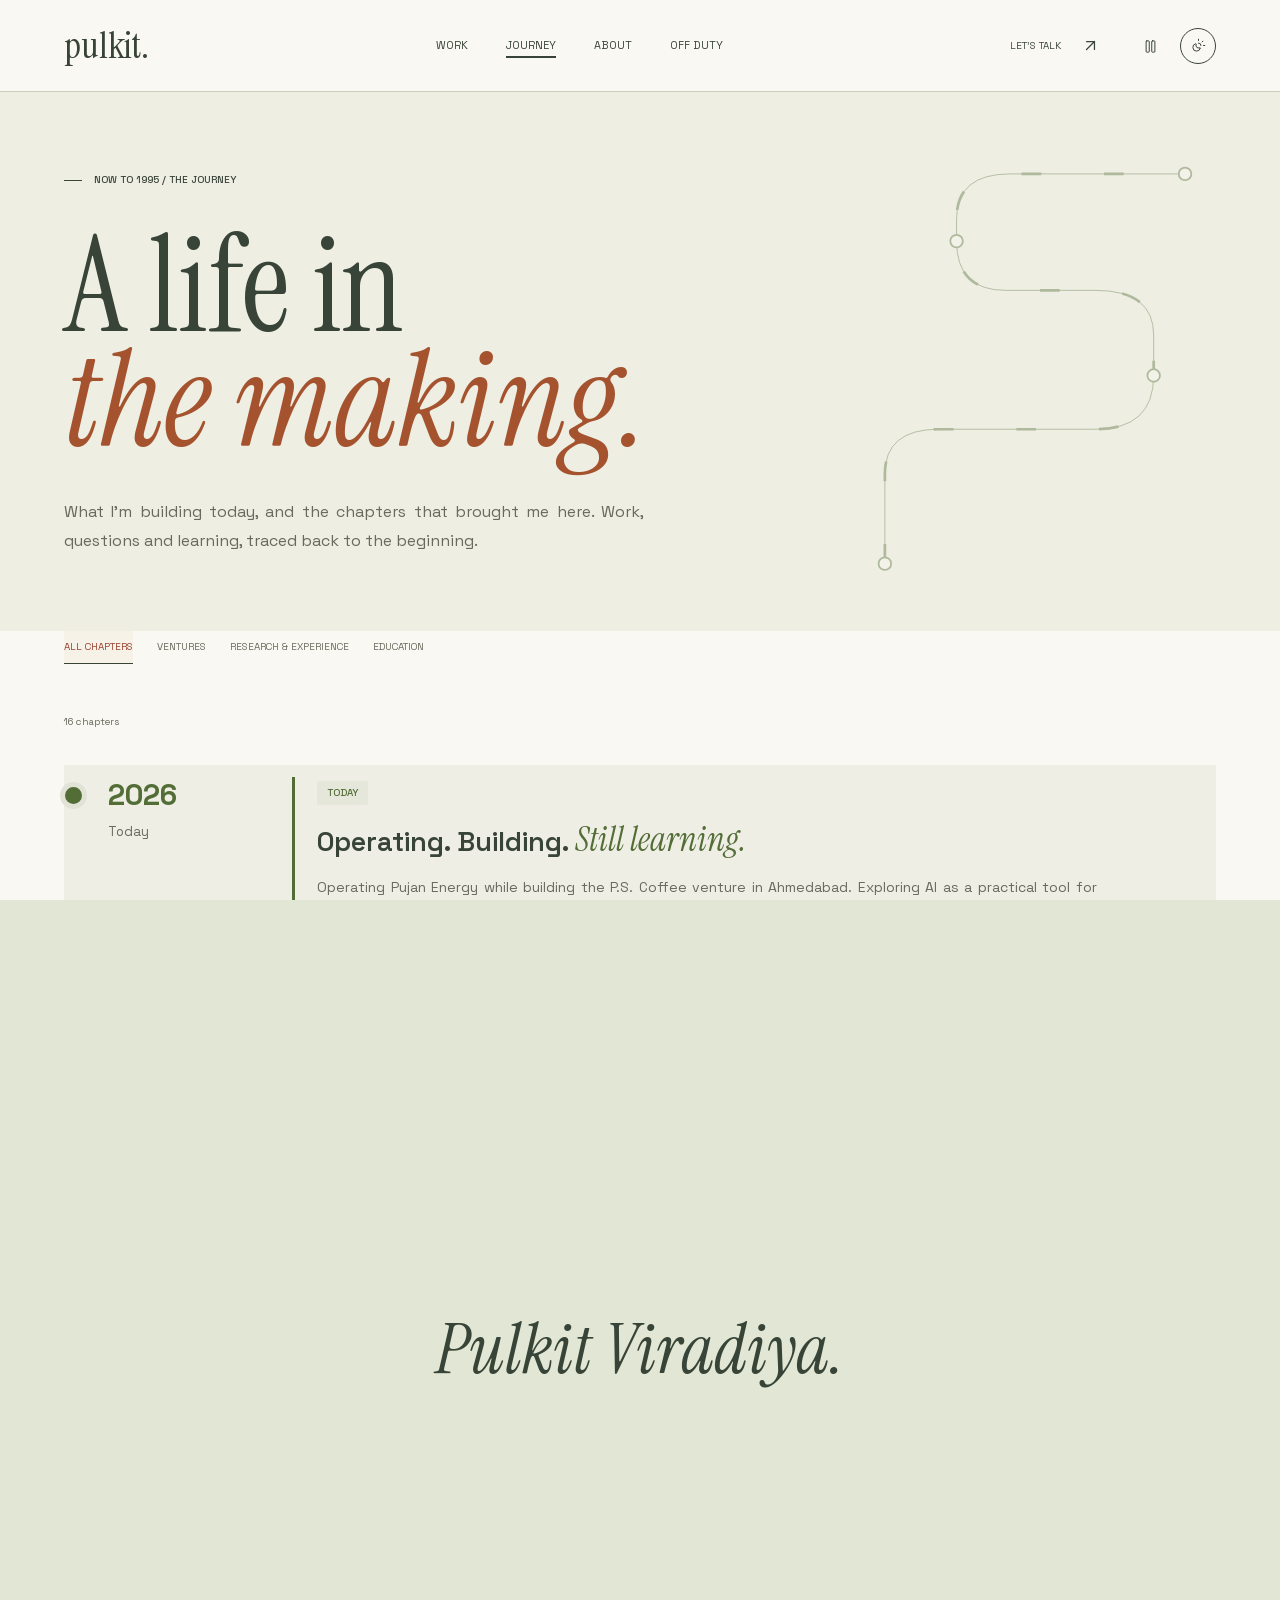
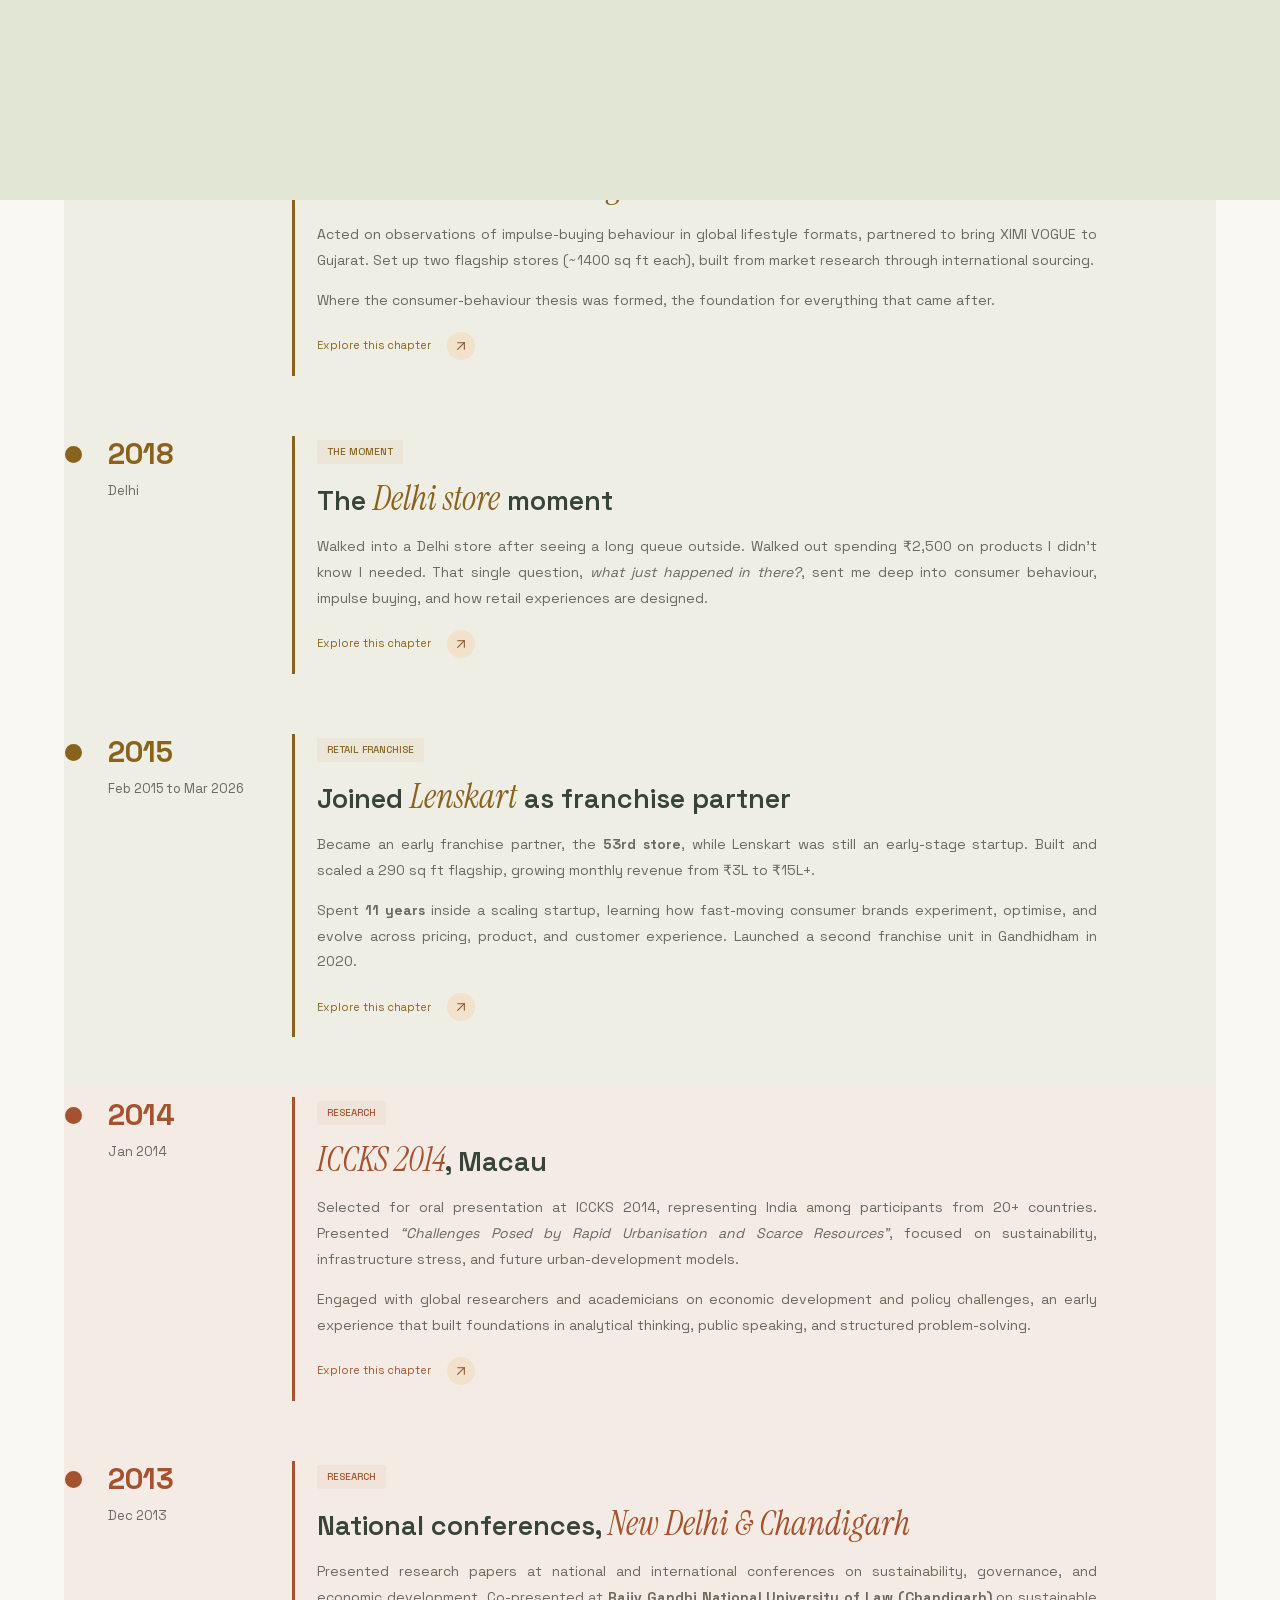
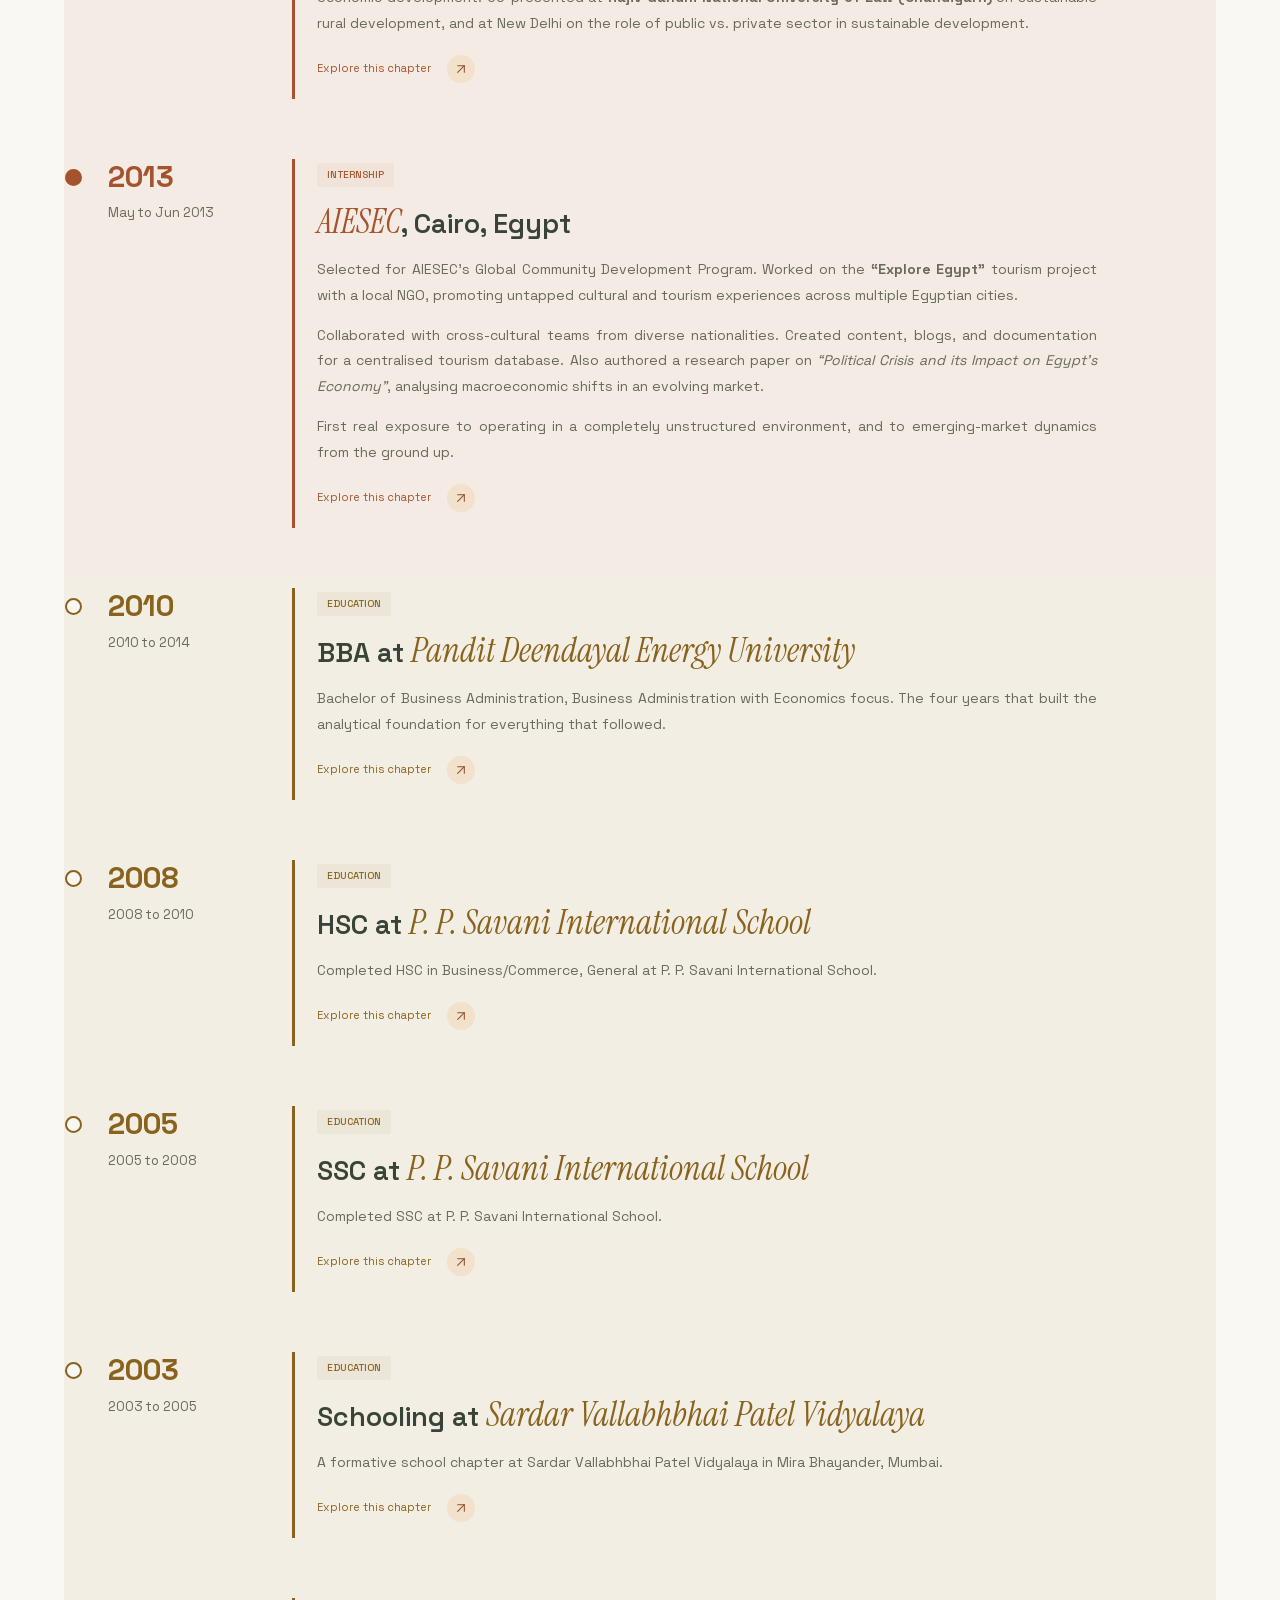
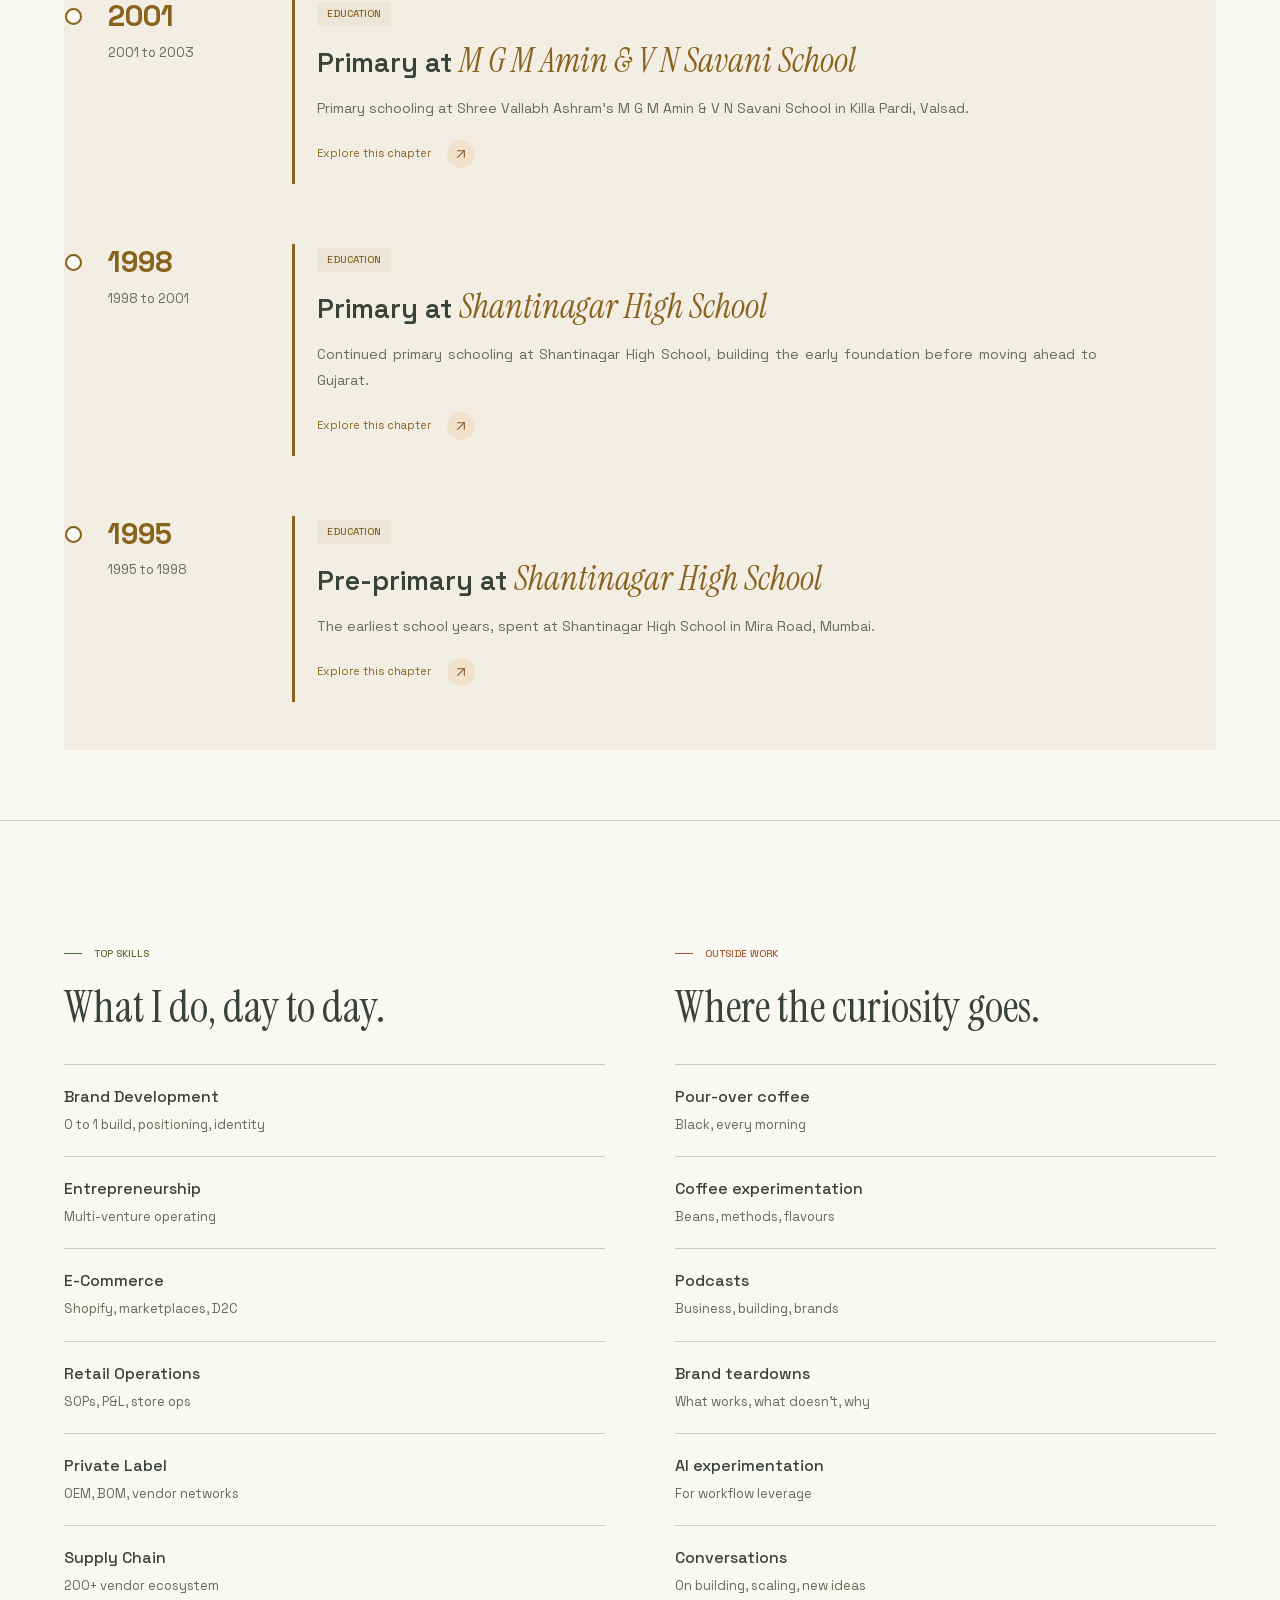
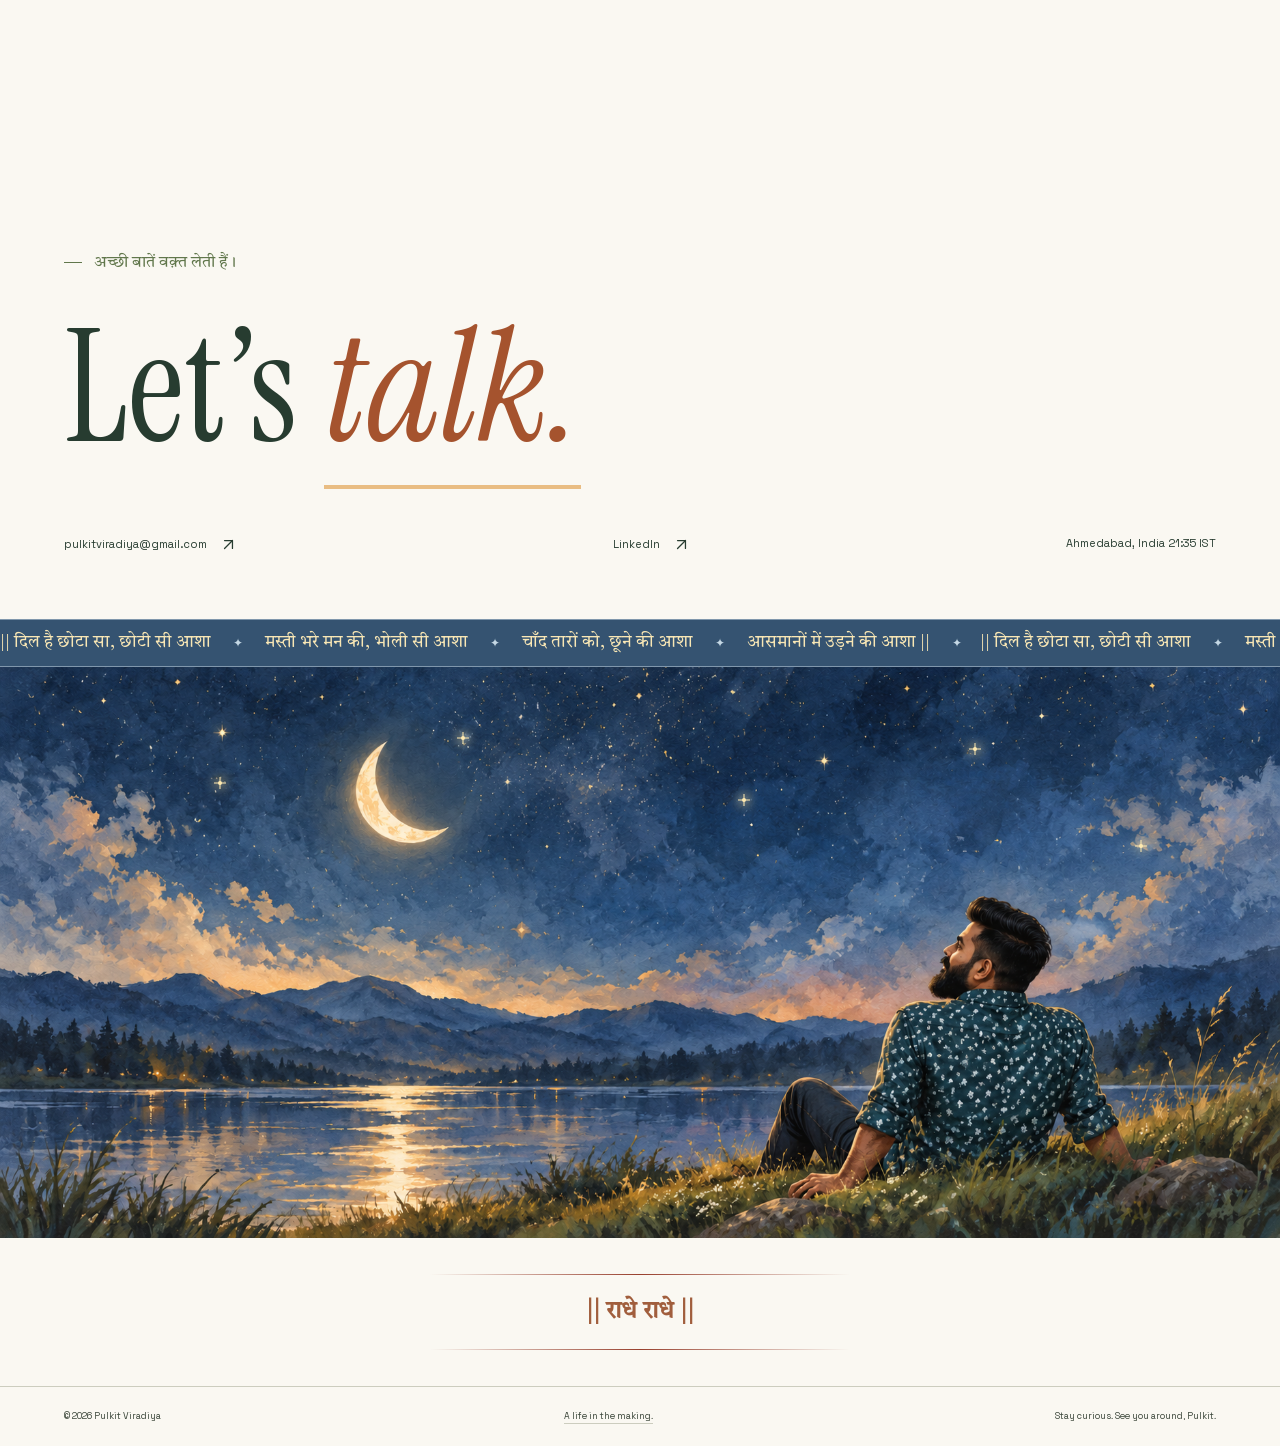
<file: journey.html>
<!DOCTYPE html>
<html lang="en" data-theme="light"><head>
<meta charset="UTF-8"><meta name="viewport" content="width=device-width, initial-scale=1.0">
<meta http-equiv="Content-Security-Policy" content="default-src 'self'; style-src 'self' 'unsafe-inline' https://fonts.googleapis.com; font-src 'self' https://fonts.gstatic.com; script-src 'self' 'unsafe-inline'; img-src 'self' data:; connect-src 'none'; base-uri 'self'; form-action 'none';">
<meta name="referrer" content="strict-origin-when-cross-origin"><meta http-equiv="Permissions-Policy" content="camera=(), microphone=(), geolocation=(), payment=()">
<link rel="icon" type="image/x-icon" href="favicon.ico"><link rel="icon" type="image/png" sizes="32x32" href="favicon-32x32.png"><link rel="apple-touch-icon" sizes="180x180" href="apple-touch-icon.png">
<meta name="robots" content="index, follow"><meta name="description" content="The full chronological journey of Pulkit Viradiya, from school and university to Cairo, research and five venture chapters.">
<meta name="color-scheme" content="light dark"><title>The journey | Pulkit Viradiya</title>
<style>@font-face { font-family:'Instrument Serif'; src:url('concept-serif.woff2') format('woff2'); font-style:normal; font-weight:400; font-display:swap; }
@font-face { font-family:'Instrument Serif'; src:url('concept-serif-italic.woff2') format('woff2'); font-style:italic; font-weight:400; font-display:swap; }
@font-face { font-family:'Space Grotesk'; src:url('concept-sans.woff2') format('woff2'); font-style:normal; font-weight:300 700; font-display:swap; }
@font-face { font-family:'Tiro Devanagari Hindi'; src:url('concept-tiro-devanagari-hindi.woff2') format('woff2'); font-style:normal; font-weight:400; font-display:swap; }
@font-face { font-family:'Rasa'; src:url('concept-rasa-gujarati.woff2') format('woff2'); font-style:normal; font-weight:300 700; font-display:swap; }
:root {
  --bg: #f4f5f0;
  --ink: #20231f;
  --muted: #62675e;
  --line: #ced1c7;
  --accent: #d9f66f;
  --panel: #e8ebe3;
  --pad: 56px;
  --serif: Georgia, serif;
  --sans: "DM Sans", sans-serif;
  color-scheme: light;
}
[data-theme="dark"] {
  --bg: #191c19;
  --ink: #f4f5ef;
  --muted: #b7beb2;
  --line: #4d554b;
  --panel: #242a23;
  color-scheme: dark;
}
* {
  box-sizing: border-box;
  letter-spacing: 0;
}
html {
  scroll-behavior: smooth;
  scroll-padding-top: 90px;
}
body {
  margin: 0;
  background: var(--bg);
  color: var(--ink);
  font-family: var(--sans);
  font-size: 16px;
  line-height: 1.6;
}
h1,
h2,
h3,
h4,
p,
figure {
  margin: 0;
}
h1,
h2,
h3,
h4 {
  font-family: Manrope, sans-serif;
  line-height: 1.05;
  font-weight: 500;
}
h1 {
  font-size: 100px;
}
h2 {
  font-size: 62px;
}
h3 {
  font-size: 30px;
}
p {
  text-align: justify;
  max-width: 66ch;
  color: var(--muted);
}
p + p {
  margin-top: 20px;
}
a {
  color: inherit;
  text-decoration: none;
}
button,
input {
  font: inherit;
}
button {
  cursor: pointer;
  color: inherit;
}
a,
button,
summary {
  -webkit-tap-highlight-color: transparent;
}
a:focus-visible,
button:focus-visible,
summary:focus-visible {
  outline: 3px solid #739d23;
  outline-offset: 6px;
}
img {
  max-width: 100%;
  display: block;
}
button {
  border: 0;
}
::selection {
  background: #d9f66f;
  color: #20231f;
}
[hidden] {
  display: none !important;
}
.wrap {
  max-width: 1600px;
  margin: auto;
  padding-inline: var(--pad);
}
.section {
  padding-block: 100px;
}
.eyebrow {
  display: flex;
  align-items: center;
  gap: 12px;
  font-size: 11px;
  font-weight: 650;
  text-transform: uppercase;
}
.eyebrow:before {
  content: "";
  width: 7px;
  height: 7px;
  background: currentColor;
}
.serif {
  font-family: Georgia, serif;
  font-style: italic;
  font-weight: 400;
}
.muted {
  color: var(--muted);
}
.accent {
  color: #698322;
}
.skip {
  position: fixed;
  left: 20px;
  top: -100px;
  z-index: 100;
  background: var(--accent);
  padding: 15px;
  color: #20231f;
}
.skip:focus {
  top: 12px;
}
.icon {
  width: 19px;
  height: 19px;
  display: inline-block;
  vertical-align: middle;
  flex-shrink: 0;
  fill: none;
  stroke: currentColor;
  stroke-width: 1.6;
  stroke-linecap: round;
  stroke-linejoin: round;
}
.icon-btn {
  display: grid;
  place-items: center;
  width: 44px;
  height: 44px;
  background: transparent;
  border: 1px solid var(--line);
  border-radius: 50%;
  position: relative;
}
.icon-btn:after {
  content: attr(aria-label);
  position: absolute;
  top: 50px;
  right: 0;
  font-size: 11px;
  white-space: nowrap;
  padding: 4px 9px;
  background: var(--ink);
  color: var(--bg);
  opacity: 0;
  pointer-events: none;
}
.icon-btn:hover:after {
  opacity: 1;
}
.nav {
  height: 86px;
  position: sticky;
  top: 0;
  background: var(--bg);
  z-index: 30;
  border-bottom: 1px solid var(--line);
}
.nav-inner {
  height: 100%;
  display: flex;
  align-items: center;
  justify-content: space-between;
  gap: 25px;
}
.logo {
  font-size: 22px;
  font-weight: 700;
  line-height: 1;
}
.logo small {
  font-size: 11px;
  display: block;
  font-weight: 450;
  margin-top: 7px;
  color: var(--muted);
}
.nav-links {
  display: flex;
  gap: 30px;
  align-items: center;
  font-size: 13px;
}
.nav-links a {
  position: relative;
}
.nav-links a:after {
  content: "";
  position: absolute;
  height: 1px;
  left: 0;
  right: 100%;
  bottom: -4px;
  background: currentColor;
  transition: right 0.25s;
}
.nav-links a:hover:after,
.nav-links a[aria-current="page"]:after {
  right: 0;
}
.nav-tools {
  display: flex;
  gap: 10px;
  align-items: center;
}
.nav-contact {
  font-size: 12px;
  display: flex;
  align-items: center;
  gap: 16px;
  padding-right: 12px;
}
.mobile-menu {
  display: none;
}
.progress {
  height: 2px;
  background: #739d23;
  position: absolute;
  bottom: -1px;
  left: 0;
  width: 0;
  transition: width 0.1s linear;
}
.menu-dialog {
  border: 0;
  padding: 0;
  background: var(--bg);
  color: var(--ink);
  max-width: none;
  max-height: none;
  width: 100%;
  height: 100dvh;
}
.menu-dialog::backdrop {
  background: #111a;
}
.menu-top {
  display: flex;
  align-items: center;
  justify-content: space-between;
  padding: 28px var(--pad);
  border-bottom: 1px solid var(--line);
}
.menu-list {
  display: flex;
  flex-direction: column;
  padding: 30px var(--pad);
  gap: 10px;
}
.menu-list a {
  font-family: Manrope;
  font-size: 42px;
  line-height: 1.5;
  border-bottom: 1px solid var(--line);
}
.hero {
  background: #c5dad5;
  color: #20231f;
  position: relative;
  min-height: 570px;
  height: calc(100svh - 142px);
  max-height: 820px;
  overflow: hidden;
}
.hero-img {
  position: absolute;
  right: 0;
  top: 0;
  width: 54%;
  height: 100%;
  object-fit: cover;
  object-position: center 28%;
  mix-blend-mode: multiply;
}
.hero .wrap {
  position: relative;
  height: 100%;
  padding-top: 35px;
  padding-bottom: 42px;
  display: flex;
  flex-direction: column;
  justify-content: space-between;
  pointer-events: none;
}
.hero a {
  pointer-events: auto;
}
.hero-top {
  display: flex;
  justify-content: space-between;
  font-size: 11px;
}
.hero-top span:last-child {
  background: #c5dad5dd;
  padding: 2px 8px;
}
.hero-heading {
  font-size: 106px;
  line-height: 0.97;
  font-weight: 500;
  max-width: 750px;
  margin-top: 20px;
}
.hero-heading .serif {
  display: block;
}
.hero-caption {
  max-width: 370px;
  font-size: 17px;
  line-height: 1.5;
  color: #303e37;
  margin-top: 24px;
}
.hero-bottom {
  display: flex;
  align-items: end;
  justify-content: space-between;
  margin-top: 20px;
}
.text-link {
  display: inline-flex;
  align-items: center;
  gap: 24px;
  font-size: 13px;
  border-bottom: 1px solid currentColor;
  padding-bottom: 9px;
}
.text-link .icon {
  transition: transform 0.25s;
}
.text-link:hover .icon {
  transform: translate(3px, -3px);
}
.hero-stamp {
  background: var(--accent);
  color: #20231f;
  width: 140px;
  height: 140px;
  border-radius: 50%;
  display: flex;
  align-items: center;
  justify-content: center;
  text-align: center;
  transform: rotate(10deg);
  font-size: 12px;
  line-height: 1.4;
  font-weight: 650;
  margin-right: 30px;
}
.hero-stamp span {
  display: block;
}
.ticker {
  display: flex;
  align-items: center;
  justify-content: space-between;
  gap: 16px;
  padding-block: 18px;
  font-size: 11px;
  border-bottom: 1px solid var(--line);
}
.ticker-dot {
  width: 6px;
  height: 6px;
  background: #789334;
  border-radius: 50%;
  display: inline-block;
  margin-right: 8px;
}
.intro {
  display: grid;
  grid-template-columns: 1fr 2fr;
  gap: 70px;
}
.intro h2 {
  font-size: 46px;
  line-height: 1.2;
  max-width: 920px;
}
.intro p {
  margin-top: 30px;
  font-size: 17px;
  max-width: 600px;
}
.proof {
  display: grid;
  grid-template-columns: repeat(4, 1fr);
  margin-top: 65px;
  border-top: 1px solid var(--line);
  border-bottom: 1px solid var(--line);
}
.proof-item {
  padding: 28px 30px;
  border-right: 1px solid var(--line);
}
.proof-item:first-child {
  padding-left: 0;
}
.proof-item:last-child {
  border: 0;
}
.proof-number {
  font-size: 48px;
  line-height: 1.1;
  font-family: Manrope;
  font-weight: 500;
}
.proof-label {
  font-size: 11px;
  color: var(--muted);
  margin-top: 12px;
}
.section-head {
  display: flex;
  align-items: end;
  justify-content: space-between;
  gap: 30px;
  margin-bottom: 40px;
}
.section-head .eyebrow {
  margin-bottom: 22px;
}
.section-head h2 {
  max-width: 850px;
}
.work-grid {
  display: grid;
  grid-template-columns: 1fr 1fr;
  gap: 52px 26px;
}
.work-item {
  min-width: 0;
}
.work-item:first-child {
  grid-column: 1/-1;
}
.work-art {
  position: relative;
  background: var(--tile, #d9f66f);
  color: #20231f;
  min-height: 320px;
  aspect-ratio: 1.5;
  overflow: hidden;
  display: flex;
  flex-direction: column;
  justify-content: space-between;
  padding: 32px;
}
.work-item:first-child .work-art {
  aspect-ratio: 2.35;
}
.work-art img {
  position: absolute;
  inset: 0;
  width: 100%;
  height: 100%;
  object-fit: cover;
  transition: transform 0.75s cubic-bezier(0.2, 0.65, 0.2, 1);
}
.work-item:hover .work-art img {
  transform: scale(1.035);
}
.art-label {
  position: relative;
  z-index: 1;
  align-self: flex-start;
  font-size: 10px;
  background: #f4f5f0;
  color: #20231f;
  padding: 7px 12px;
  border-radius: 2px;
}
.art-copy {
  position: relative;
  z-index: 1;
  font-size: 76px;
  line-height: 0.95;
  font-family: Manrope;
  font-weight: 650;
}
.art-copy span {
  display: block;
}
.art-foot {
  position: relative;
  z-index: 1;
  font-size: 12px;
}
.art-index {
  position: absolute;
  bottom: 22px;
  right: 24px;
  background: #f4f5f0;
  color: #20231f;
  width: 46px;
  height: 46px;
  display: grid;
  place-items: center;
  border-radius: 50%;
  transition:
    background 0.2s,
    transform 0.2s;
}
.work-item:hover .art-index {
  background: #d9f66f;
  transform: rotate(45deg);
}
.work-meta {
  display: flex;
  align-items: start;
  justify-content: space-between;
  gap: 20px;
  margin-top: 19px;
}
.work-meta h3 {
  font-size: 24px;
}
.work-meta p {
  font-size: 13px;
  margin-top: 7px;
}
.work-meta > span {
  font-size: 11px;
  color: var(--muted);
  white-space: nowrap;
}
.work-art.photo .art-copy {
  font-size: 54px;
  background: #f4f5f0;
  padding: 16px;
  align-self: start;
  max-width: 70%;
}
.ribbon-art {
  position: absolute;
  inset: auto -40px 100px;
  transform: rotate(-12deg);
  background: #23251f;
  color: #edffa3;
  padding: 18px 0;
  text-align: center;
  font-family: Manrope;
  font-size: 40px;
}
.candy-art .art-copy {
  font-size: 80px;
  max-width: 700px;
}
.ximi-art .art-copy {
  font-size: 58px;
}
.art-grid {
  position: absolute;
  inset: 0;
  background-image:
    linear-gradient(#20231f18 1px, transparent 1px),
    linear-gradient(90deg, #20231f18 1px, transparent 1px);
  background-size: 60px 60px;
}
.work-item:focus-visible .work-art {
  outline: 3px solid #739d23;
  outline-offset: 4px;
}
.dark-band {
  background: #20251f;
  color: #f4f5f0;
}
.dark-band p {
  color: #c5cbbc;
}
.dark-band .eyebrow {
  color: #d9f66f;
}
.thesis {
  font-size: 70px;
  max-width: 1050px;
  line-height: 1.12;
  margin-top: 40px;
}
.thesis .serif {
  color: #d9f66f;
}
.process {
  display: grid;
  grid-template-columns: repeat(3, 1fr);
  gap: 35px;
  margin-top: 60px;
}
.process article {
  border-top: 1px solid #646e60;
  padding-top: 25px;
}
.process article > span {
  font-size: 11px;
  color: #c5cbbc;
}
.process h3 {
  font-size: 24px;
  margin: 25px 0 16px;
}
.process p {
  font-size: 14px;
}
.journey-strip {
  display: grid;
  grid-template-columns: 1fr 1fr;
  gap: 70px;
  align-items: center;
}
.journey-image {
  aspect-ratio: 1;
  object-fit: cover;
  width: 100%;
  max-height: 540px;
  object-position: center 20%;
}
.journey-strip h2 {
  margin-top: 24px;
}
.journey-strip p {
  margin: 28px 0;
}
.journey-strip .eyebrow {
  margin-top: 20px;
}
.chapter-list {
  margin-top: 45px;
}
.chapter-row {
  display: grid;
  grid-template-columns: 70px 1fr 24px;
  gap: 20px;
  align-items: center;
  padding: 24px 0;
  border-top: 1px solid var(--line);
}
.chapter-row:last-child {
  border-bottom: 1px solid var(--line);
}
.chapter-row > span:first-child {
  font-size: 12px;
  color: var(--muted);
}
.chapter-row strong {
  font-size: 22px;
  font-weight: 500;
}
.chapter-row:hover {
  color: #698322;
}
.off-duty-teaser {
  background: #d9f66f;
  color: #20231f;
}
.off-duty-teaser p {
  color: #414d2e;
}
.off-duty-teaser .wrap {
  display: grid;
  grid-template-columns: 1fr 1fr;
  gap: 70px;
  align-items: center;
}
.off-duty-teaser h2 {
  font-size: 65px;
}
.off-duty-teaser p {
  margin: 24px 0;
}
.small-index {
  font-size: 11px;
  text-transform: uppercase;
  margin-bottom: 30px;
}
.contact-section {
  padding-block: 100px 55px;
}
.contact-section h2 {
  font-size: 96px;
  margin: 25px 0 50px;
}
.contact-section h2 a {
  border-bottom: 2px solid var(--ink);
}
.contact-meta {
  display: flex;
  justify-content: space-between;
  gap: 25px;
  flex-wrap: wrap;
  font-size: 13px;
}
.contact-meta a {
  display: inline-flex;
  gap: 12px;
  align-items: center;
}
.radhe-section {
  text-align: center;
  padding: 36px var(--pad);
}
.radhe-rule {
  border: none;
  height: 1px;
  background: linear-gradient(
    to right,
    transparent,
    #b5872a 30%,
    #b5872a 70%,
    transparent
  );
  margin: 0 auto;
  max-width: 420px;
}
.radhe-text {
  font-family: var(--serif);
  font-size: 1.65rem;
  font-weight: 700;
  letter-spacing: 0;
  color: #947023;
  padding: 1.1rem 0;
  display: block;
}
[data-theme="dark"] .radhe-rule {
  background: linear-gradient(
    to right,
    transparent,
    #e8c46a 30%,
    #e8c46a 70%,
    transparent
  );
}
[data-theme="dark"] .radhe-text {
  color: #e8c46a;
}
.footer {
  padding-block: 22px;
  border-top: 1px solid var(--line);
  font-size: 11px;
}
.footer .wrap {
  display: flex;
  justify-content: space-between;
  gap: 20px;
}
.footer a {
  border-bottom: 1px solid var(--line);
}
.page-hero {
  padding-block: 66px 65px;
}
.page-hero h1 {
  margin: 35px 0 28px;
  max-width: 1200px;
}
.page-hero p {
  max-width: 630px;
  font-size: 19px;
}
.page-hero .hero-meta {
  margin-top: 42px;
  display: flex;
  gap: 25px;
  flex-wrap: wrap;
  font-size: 12px;
}
.hero-meta > span {
  padding-right: 25px;
  border-right: 1px solid var(--line);
}
.hero-meta > span:last-child {
  border: 0;
}
.case-top {
  background: var(--case, #d9f66f);
  color: #20231f;
}
.case-top p {
  color: #364034;
}
.case-top .hero-meta > span {
  border-color: #20231f44;
}
.case-cover {
  position: relative;
  max-height: 700px;
  overflow: hidden;
}
.case-cover img {
  width: 100%;
  height: 520px;
  object-fit: cover;
}
.case-cover figcaption {
  position: absolute;
  bottom: 15px;
  left: var(--pad);
  font-size: 10px;
  background: #f4f5f0;
  color: #20231f;
  padding: 5px 10px;
  max-width: 80%;
}
.case-graphic {
  height: 400px;
  background: #20251f;
  color: var(--case);
  display: flex;
  align-items: center;
  justify-content: center;
  gap: 45px;
  overflow: hidden;
}
.case-graphic strong {
  font-family: Manrope;
  font-weight: 500;
  font-size: 122px;
}
.case-graphic span {
  font-size: 22px;
  max-width: 260px;
  line-height: 1.5;
}
.case-nav {
  padding-block: 20px;
  border-bottom: 1px solid var(--line);
  display: flex;
  gap: 28px;
  font-size: 12px;
  flex-wrap: wrap;
}
.case-section {
  display: grid;
  grid-template-columns: 1fr 2fr;
  gap: 70px;
  padding-block: 80px;
  border-bottom: 1px solid var(--line);
}
.case-section h2 {
  font-size: 40px;
  max-width: 330px;
}
.case-section .eyebrow {
  margin-bottom: 24px;
}
.case-section h3 {
  font-size: 26px;
  margin-bottom: 18px;
}
.case-section .prose {
  max-width: 800px;
}
.case-section p {
  font-size: 17px;
  line-height: 1.8;
}
.decision {
  padding-block: 28px;
  border-top: 1px solid var(--line);
}
.decision:first-child {
  padding-top: 0;
  border: 0;
}
.decision > span {
  display: block;
  font-size: 11px;
  margin-bottom: 14px;
  color: var(--muted);
}
.detail-list {
  margin-top: 20px;
}
.detail-list details {
  border-top: 1px solid var(--line);
  padding: 22px 0;
}
.detail-list details:last-child {
  border-bottom: 1px solid var(--line);
}
.detail-list summary {
  cursor: pointer;
  display: flex;
  align-items: center;
  justify-content: space-between;
  gap: 20px;
  list-style: none;
  font-size: 19px;
}
.detail-list summary::-webkit-details-marker {
  display: none;
}
.detail-list summary .icon {
  transition: transform 0.25s;
}
.detail-list details[open] summary .icon {
  transform: rotate(45deg);
}
.detail-list details p {
  margin-top: 18px;
  font-size: 16px;
}
.next-chapter {
  padding-block: 80px;
}
.next-chapter a {
  display: flex;
  justify-content: space-between;
  align-items: center;
  margin-top: 30px;
  border-top: 1px solid var(--line);
  padding-top: 30px;
  font-size: 60px;
  line-height: 1.1;
}
.next-chapter .icon {
  width: 44px;
  height: 44px;
}
.filter-bar {
  display: flex;
  gap: 8px;
  flex-wrap: wrap;
  margin-bottom: 40px;
}
.filter-bar button {
  padding: 10px 18px;
  border: 1px solid var(--line);
  border-radius: 2px;
  background: transparent;
  font-size: 12px;
}
.filter-bar button[aria-pressed="true"] {
  background: var(--ink);
  color: var(--bg);
  border-color: var(--ink);
}
.timeline {
  margin-top: 40px;
}
.timeline-row {
  display: grid;
  grid-template-columns: 145px 1fr;
  gap: 50px;
  padding: 42px 0;
  border-top: 1px solid var(--line);
}
.timeline-year {
  font-size: 30px;
  font-family: Manrope;
  line-height: 1.2;
}
.timeline-year small {
  display: block;
  margin-top: 12px;
  font-size: 11px;
  font-family: var(--sans);
  color: var(--muted);
  line-height: 1.6;
}
.timeline-body {
  border-left: 2px solid var(--entry, #719538);
  padding-left: 35px;
}
.timeline-body .eyebrow {
  color: var(--muted);
  margin-bottom: 20px;
}
.timeline-body h3 {
  font-size: 32px;
  margin-bottom: 20px;
}
.timeline-body p {
  margin-top: 14px;
}
.timeline-body .text-link {
  margin-top: 25px;
}
.t-venture-link {
  color: inherit;
  text-decoration: none;
}
.timeline-counter {
  font-size: 12px;
  color: var(--muted);
  margin-bottom: 25px;
}
.portrait-section {
  display: grid;
  grid-template-columns: 1fr 1fr;
  gap: 70px;
  align-items: center;
}
.portrait-section > img {
  width: 100%;
  height: 640px;
  object-fit: cover;
  object-position: center 20%;
}
.portrait-section h2 {
  font-size: 52px;
  margin-bottom: 30px;
}
.portrait-section p {
  margin-top: 20px;
}
.quote {
  font-family: Georgia, serif;
  font-style: italic;
  font-size: 46px;
  line-height: 1.2;
  margin: 30px 0;
}
.education-row {
  display: grid;
  grid-template-columns: 180px 1fr;
  gap: 30px;
  padding: 30px 0;
  border-top: 1px solid var(--line);
}
.education-row h3 {
  font-size: 24px;
  line-height: 1.3;
}
.education-row p {
  margin-top: 10px;
}
.education-row > span {
  font-size: 14px;
  color: var(--muted);
}
.listening {
  display: grid;
  grid-template-columns: 1fr 1fr;
  gap: 50px;
  margin-top: 50px;
}
.listening h3 {
  margin-bottom: 20px;
}
.vinyl {
  width: 230px;
  aspect-ratio: 1;
  border-radius: 50%;
  background: repeating-radial-gradient(
    circle,
    #1d211e 0px,
    #1d211e 3px,
    #343a33 4px,
    #1d211e 5px
  );
  position: relative;
  margin: 10px auto 35px;
  animation: spin 18s linear infinite;
  animation-play-state: paused;
}
.vinyl:after {
  content: "PV / SIDE A";
  position: absolute;
  inset: 34%;
  display: grid;
  place-items: center;
  background: #d9f66f;
  border-radius: 50%;
  color: #20231f;
  font-size: 10px;
}
.listening article:hover .vinyl {
  animation-play-state: running;
}
.listening article {
  padding: 35px 0;
  border-top: 1px solid var(--line);
}
.listening .status {
  display: inline-block;
  padding: 7px 12px;
  background: var(--panel);
  font-size: 11px;
  margin-top: 20px;
}
.interests {
  display: grid;
  grid-template-columns: repeat(3, 1fr);
  gap: 30px;
}
.interests article {
  border-top: 1px solid var(--line);
  padding-top: 25px;
}
.interests h3 {
  margin: 25px 0 20px;
  font-size: 25px;
}
.interests > article > span {
  font-size: 11px;
  color: var(--muted);
}
.languages {
  display: flex;
  flex-wrap: wrap;
  gap: 30px;
  margin-top: 30px;
}
.languages span {
  padding: 14px 0;
  border-bottom: 1px solid var(--line);
  flex: 1;
  min-width: 150px;
}
.languages small {
  display: block;
  color: var(--muted);
}
.coffee-wide {
  width: 100%;
  height: 440px;
  object-fit: cover;
}
.reveal {
  opacity: 1;
  transform: none;
}
.motion-ready .reveal.pending {
  opacity: 0;
  transform: translateY(22px);
}
.motion-ready .reveal {
  transition:
    opacity 0.65s ease,
    transform 0.65s cubic-bezier(0.2, 0.65, 0.2, 1);
}
@keyframes spin {
  to {
    transform: rotate(360deg);
  }
}
@view-transition {
  navigation: auto;
}
::view-transition-old(root) {
  animation: fade-out 0.15s ease;
}
::view-transition-new(root) {
  animation: fade-in 0.3s ease;
}
@keyframes fade-in {
  from {
    opacity: 0;
    transform: translateY(8px);
  }
}
@keyframes fade-out {
  to {
    opacity: 0;
  }
}
[data-motion="off"] *,
[data-motion="off"] *:before,
[data-motion="off"] *:after {
  animation: none !important;
  transition: none !important;
  scroll-behavior: auto !important;
}
[data-motion="off"] .reveal {
  opacity: 1 !important;
  transform: none !important;
}
@media (min-width: 1650px) {
  .hero-heading {
    font-size: 132px;
  }
  .hero-caption {
    font-size: 20px;
  }
  .hero .wrap {
    padding-block: 45px;
  }
  .hero-img {
    object-position: center 32%;
  }
}
@media (max-width: 1100px) {
  :root {
    --pad: 32px;
  }
  .nav-links {
    gap: 20px;
  }
  .nav-contact {
    display: none;
  }
  .hero-heading {
    font-size: 86px;
  }
  .hero-caption {
    max-width: 310px;
  }
  .hero-img {
    width: 56%;
  }
  h1 {
    font-size: 80px;
  }
  h2 {
    font-size: 50px;
  }
  .intro {
    gap: 35px;
    grid-template-columns: 1fr 2.4fr;
  }
  .intro h2 {
    font-size: 38px;
  }
  .proof-number {
    font-size: 36px;
  }
  .proof-item {
    padding-inline: 20px;
  }
  .art-copy,
  .candy-art .art-copy {
    font-size: 62px;
  }
  .work-art.photo .art-copy {
    font-size: 42px;
  }
  .thesis {
    font-size: 56px;
  }
  .case-section {
    gap: 40px;
  }
  .portrait-section {
    gap: 35px;
  }
  .contact-section h2 {
    font-size: 76px;
  }
  .case-graphic strong {
    font-size: 100px;
  }
  .off-duty-teaser .wrap {
    gap: 40px;
  }
}
@media (max-width: 760px) {
  :root {
    --pad: 22px;
  }
  .nav {
    height: 76px;
  }
  .nav-links {
    display: none;
  }
  .mobile-menu {
    display: grid;
  }
  .nav-tools {
    gap: 7px;
  }
  .logo {
    font-size: 20px;
  }
  .logo small {
    font-size: 10px;
  }
  .icon-btn {
    width: 38px;
    height: 38px;
  }
  .nav-tools .motion-toggle {
    display: none;
  }
  .hero {
    height: calc(100svh - 128px);
    min-height: 610px;
    max-height: 800px;
  }
  .hero-img {
    width: 100%;
    height: 100%;
    object-position: 66% center;
    opacity: 0.67;
    mix-blend-mode: multiply;
  }
  .hero .wrap {
    padding-top: 24px;
    padding-bottom: 26px;
  }
  .hero-top {
    font-size: 10px;
    gap: 10px;
  }
  .hero-top span:last-child {
    display: none;
  }
  .hero-heading {
    font-size: 64px;
    line-height: 1.02;
    margin-top: 0;
    text-shadow: 0 0 28px #c5dad5;
  }
  .hero-caption {
    font-size: 15px;
    max-width: 290px;
    color: #20231f;
    background: #c5dad5ed;
    padding: 12px 15px;
    margin-top: 24px;
  }
  .hero-bottom {
    align-items: center;
  }
  .hero-bottom .text-link {
    background: #d9f66f;
    border: 0;
    padding: 12px;
  }
  .hero-stamp {
    width: 100px;
    height: 100px;
    font-size: 10px;
    margin: 0;
  }
  .hero-name-block {
    margin-top: 70px;
  }
  .ticker {
    font-size: 10px;
    gap: 10px;
  }
  .ticker > span:nth-child(2) {
    display: none;
  }
  .section {
    padding-block: 65px;
  }
  .intro {
    grid-template-columns: 1fr;
    gap: 25px;
  }
  .intro h2 {
    font-size: 32px;
  }
  .intro p {
    font-size: 16px;
    margin-top: 20px;
  }
  .proof {
    grid-template-columns: 1fr 1fr;
    margin-top: 40px;
  }
  .proof-item {
    padding: 24px 18px !important;
  }
  .proof-item:nth-child(2) {
    border-right: 0;
  }
  .proof-item:nth-child(-n + 2) {
    border-bottom: 1px solid var(--line);
  }
  .proof-number {
    font-size: 36px;
  }
  .proof-label {
    font-size: 10px;
  }
  .section-head {
    align-items: start;
    flex-direction: column;
    gap: 22px;
    margin-bottom: 30px;
  }
  h1 {
    font-size: 58px;
  }
  h2 {
    font-size: 40px;
  }
  .work-grid {
    grid-template-columns: 1fr;
    gap: 35px;
  }
  .work-item:first-child {
    grid-column: auto;
  }
  .work-art,
  .work-item:first-child .work-art {
    aspect-ratio: 1.12;
    min-height: 280px;
    padding: 22px;
  }
  .art-copy,
  .candy-art .art-copy {
    font-size: 58px;
  }
  .work-art.photo .art-copy {
    font-size: 37px;
    max-width: 85%;
  }
  .work-meta h3 {
    font-size: 22px;
  }
  .work-meta p {
    font-size: 12px;
  }
  .work-meta > span {
    font-size: 10px;
  }
  .thesis {
    font-size: 42px;
  }
  .process {
    grid-template-columns: 1fr;
    gap: 30px;
    margin-top: 40px;
  }
  .process h3 {
    margin-top: 15px;
  }
  .journey-strip,
  .off-duty-teaser .wrap {
    grid-template-columns: 1fr;
    gap: 35px;
  }
  .journey-image {
    max-height: 440px;
  }
  .off-duty-teaser h2 {
    font-size: 46px;
  }
  .chapter-row strong {
    font-size: 21px;
  }
  .contact-section {
    padding-block: 60px 30px;
  }
  .contact-section h2 {
    font-size: 50px;
    margin-bottom: 35px;
  }
  .contact-meta {
    flex-direction: column;
    gap: 20px;
  }
  .footer .wrap {
    flex-wrap: wrap;
    font-size: 10px;
  }
  .footer .wrap > span:last-child {
    display: none;
  }
  .page-hero {
    padding-block: 40px 42px;
  }
  .page-hero h1 {
    margin-block: 28px 22px;
    overflow-wrap: break-word;
  }
  .page-hero p {
    font-size: 17px;
  }
  .page-hero .hero-meta {
    gap: 12px;
    font-size: 11px;
    margin-top: 28px;
  }
  .hero-meta > span {
    padding-right: 12px;
  }
  .case-cover img {
    height: 300px;
  }
  .case-cover figcaption {
    font-size: 9px;
  }
  .case-graphic {
    height: 270px;
    gap: 20px;
    padding: 22px;
  }
  .case-graphic strong {
    font-size: 72px;
  }
  .case-graphic span {
    font-size: 16px;
    max-width: 140px;
  }
  .case-section {
    grid-template-columns: 1fr;
    gap: 30px;
    padding-block: 55px;
  }
  .case-section h2 {
    font-size: 37px;
    max-width: 100%;
  }
  .case-section p {
    font-size: 16px;
  }
  .case-nav {
    gap: 20px;
    font-size: 11px;
  }
  .next-chapter {
    padding-block: 55px;
  }
  .next-chapter a {
    font-size: 38px;
    gap: 20px;
  }
  .next-chapter .icon {
    width: 28px;
    height: 28px;
  }
  .timeline-row {
    grid-template-columns: 1fr;
    gap: 22px;
    padding: 35px 0;
  }
  .timeline-year {
    font-size: 27px;
    display: flex;
    align-items: center;
    gap: 20px;
  }
  .timeline-year small {
    margin: 0;
  }
  .timeline-body {
    padding-left: 20px;
  }
  .timeline-body h3 {
    font-size: 27px;
  }
  .filter-bar {
    gap: 6px;
  }
  .filter-bar button {
    padding: 9px 11px;
    font-size: 11px;
  }
  .portrait-section {
    grid-template-columns: 1fr;
    gap: 40px;
  }
  .portrait-section > img {
    height: 430px;
  }
  .portrait-section h2 {
    font-size: 39px;
  }
  .quote {
    font-size: 35px;
  }
  .education-row {
    grid-template-columns: 1fr;
    gap: 15px;
  }
  .education-row h3 {
    font-size: 22px;
  }
  .listening,
  .interests {
    grid-template-columns: 1fr;
    gap: 30px;
  }
  .coffee-wide {
    height: 280px;
  }
  .radhe-section {
    padding-block: 28px;
  }
  .icon-btn:after {
    display: none;
  }
}
@media (max-width: 370px) {
  .hero-heading {
    font-size: 55px;
  }
  h1 {
    font-size: 50px;
  }
  .hero-stamp {
    width: 82px;
    height: 82px;
  }
  .hero-caption {
    max-width: 250px;
  }
  .hero .wrap {
    padding-bottom: 20px;
  }
  .proof-number {
    font-size: 31px;
  }
  .nav-tools {
    gap: 5px;
  }
  .icon-btn {
    width: 34px;
    height: 34px;
  }
  .contact-section h2 {
    font-size: 43px;
  }
}
.hero-img {
  mask-image: linear-gradient(to right, transparent, #000 14%);
}
.work-art {
  width: 100%;
  min-height: 0;
}
.art-copy:empty {
  display: none;
}
.thesis {
  overflow-wrap: break-word;
}
@media (max-width: 760px) {
  .hero-img {
    mask-image: none;
    opacity: 0.92;
  }
  .hero-name-block {
    margin: 0;
  }
  .hero-heading {
    position: absolute;
    top: 70px;
    left: var(--pad);
    right: var(--pad);
    font-size: 43px;
    white-space: nowrap;
    text-shadow: none;
  }
  .hero-heading .serif {
    display: inline;
    margin-left: 8px;
  }
  .hero-caption {
    position: absolute;
    bottom: 155px;
    left: var(--pad);
    font-size: 14px;
    margin: 0;
    max-width: 275px;
  }
  .hero-bottom {
    margin-top: auto;
    width: 100%;
  }
  .hero-top {
    max-width: 100%;
  }
  .hero-top .eyebrow {
    font-size: 9px;
  }
}
@media (max-width: 370px) {
  .hero-heading {
    font-size: 36px;
  }
  .hero-caption {
    bottom: 140px;
  }
  .thesis {
    font-size: 36px;
  }
  .art-copy,
  .candy-art .art-copy,
  .ximi-art .art-copy {
    font-size: 43px;
  }
  .work-art,
  .work-item:first-child .work-art {
    min-height: 0;
  }
  .work-meta {
    flex-wrap: wrap;
    gap: 10px;
  }
}
@media (prefers-reduced-motion: reduce) {
  html {
    scroll-behavior: auto;
  }
  *,
  *:before,
  *:after {
    animation: none !important;
    transition: none !important;
  }
  .motion-ready .reveal.pending {
    opacity: 1;
    transform: none;
  }
  ::view-transition-old(root),
  ::view-transition-new(root) {
    animation: none !important;
  }
}

/* Second direction: cinematic portraiture and editorial pacing. */
.site-intro { display:none; position:fixed; inset:0; z-index:100; background:#f5f0e6; color:#273c30; overflow:hidden; }
.has-js .site-intro { display:grid; place-items:center; animation:site-intro-failsafe 1ms 8s forwards; }
.site-intro-brand { position:absolute; top:36px; left:var(--pad); font:italic 31px/1 'Instrument Serif', Georgia, serif; color:#55705a; }
.site-intro-stage { position:relative; width:min(100% - 48px, 900px); min-height:150px; display:grid; place-items:center; text-align:center; }
.site-intro-line { position:absolute; width:100%; font:400 54px/1.4 var(--hindi); letter-spacing:0; }
.site-intro-first { opacity:1; transform:translateY(0); transition:opacity .35s ease, transform .5s cubic-bezier(.16,1,.3,1); }
.site-intro-second { color:#94612f; opacity:0; transform:translateY(14px); transition:opacity .5s ease .3s, transform .6s cubic-bezier(.16,1,.3,1) .3s; }
.site-intro[data-step='second'] .site-intro-first { opacity:0; transform:translateY(-14px); }
.site-intro[data-step='second'] .site-intro-second { opacity:1; transform:translateY(0); }
.site-intro-rule { position:absolute; bottom:8px; left:50%; width:92px; height:1px; background:#b9875a; transform:translateX(-50%) scaleX(.35); transition:transform .8s ease; }
.site-intro[data-step='second'] .site-intro-rule { transform:translateX(-50%) scaleX(1); }
.site-intro.is-leaving { opacity:0; visibility:hidden; pointer-events:none; transition:opacity .65s ease, visibility .65s ease; }
@keyframes site-intro-failsafe { to { visibility:hidden; pointer-events:none; } }
@media(max-width:640px) { .site-intro-brand { top:24px; left:24px; font-size:28px; } .site-intro-stage { min-height:190px; } .site-intro-line { font-size:32px; } }
@media(prefers-reduced-motion:reduce) { .has-js .site-intro { display:none; } }
[data-motion='off'] .site-intro { display:none; }
:root {
  --bg: #f7f2e8;
  --ink: #273c30;
  --muted: #686353;
  --line: #c9c1af;
  --accent: #ad4935;
  --panel: #ece5d6;
  --serif: 'Instrument Serif', Georgia, serif;
  --sans: 'Space Grotesk', Arial, sans-serif;
  --hindi: 'Tiro Devanagari Hindi', 'Kohinoor Devanagari', serif;
  --gujarati: 'Rasa', 'Gujarati Sangam MN', serif;
  --pad: 64px;
}
:lang(hi) { font-family:var(--hindi); }
:lang(gu) { font-family:var(--gujarati); }
[data-theme='dark'] { --bg:#243b30; --ink:#f7f2e8; --muted:#d0cbb9; --line:#7a8570; --panel:#30493a; --accent:#f7f2e8; }
body { font-family:var(--sans); font-size:15px; }
h1,h2,h3,h4,.serif,.quote { font-family:var(--serif); font-weight:400; }
h2 { font-size:80px; }
.serif { font-style:italic; }
.eyebrow,.small-index { font-size:10px; font-weight:500; }
.eyebrow:before { width:18px; height:1px; }
.nav { position:fixed; width:100%; height:92px; background:var(--bg); transition:background .4s,color .4s; }
.nav-inner { max-width:none; }
.logo { font-family:var(--serif); font-size:37px; font-weight:500; }
.logo small { display:none; }
.nav-links { gap:38px; font-size:11px; text-transform:uppercase; }
.nav-tools { gap:12px; }
.nav-contact { text-transform:uppercase; font-size:10px; gap:20px; padding-right:20px; }
.icon-btn { width:36px; height:36px; border-color:currentColor; }
.icon-btn .icon { width:15px; height:15px; }
.nav-tools .motion-toggle { border:0; }
.motion-off { display:none; }
[data-motion='off'] .motion-on { display:none; }
[data-motion='off'] .motion-off { display:inline; }
.progress { background:#939f7b; }
body:not(.page-index) main { padding-top:92px; }
.page-index .nav,.page-work .nav { background:transparent; border-bottom:1px solid #ffffff24; color:#efefe9; }
.page-index .nav.scrolled,.page-work .nav.scrolled { background:#171a16f5; backdrop-filter:blur(14px); }
.page-work main { padding-top:0!important; }
.hero { min-height:650px; height:94svh; max-height:1150px; background:#141513; color:#f1f0e8; isolation:isolate; }
.hero-img { width:100%; height:100%; inset:0; object-fit:cover; object-position:70% 43%; opacity:1; filter:none; mask-image:none; mix-blend-mode:normal; will-change:transform; }
.hero-original .hero-img { width:68%;left:auto;right:0;filter:grayscale(1) brightness(.6);mask-image:linear-gradient(to right,transparent,#000 35%);object-position:center 28%; }
.hero-shade { position:absolute; inset:0; background:#10120f12; pointer-events:none; }
.hero .wrap { padding-top:142px; padding-bottom:34px; max-width:none; justify-content:space-between; }
.hero-top { align-items:center; font-size:10px; }
.hero-top span:last-child { background:none; padding:0; }
.hero-top .eyebrow { font-size:10px; }
.hero-name-block { margin:30px 0 0; max-width:740px; }
.hero-heading { position:static; font-family:var(--serif); font-size:180px; font-weight:400; line-height:.76; margin:0; max-width:none; white-space:normal; text-shadow:none; }
.hero-line { display:block; overflow:hidden; padding:.08em 0 .23em; margin-top:-.04em; }
.hero-line>span { display:block; transform-origin:left bottom; }
.hero-heading .serif { display:block; margin:0 0 0 72px; }
.hero-caption { position:static; color:#e8e8de; background:none; font-size:12px; line-height:1.85; padding:0; margin:28px 0 0 10px; max-width:305px; }
.hero-bottom { align-items:end; margin-top:20px; }
.hero-bottom .text-link { font-size:10px; text-transform:uppercase; gap:40px; padding:10px 0; background:transparent; }
.hero-bottom .hero-location { font-size:10px; line-height:1.8; text-align:right; }
.hero-location small { display:block; font-size:9px; color:#c3c8b9; }
.hero-disc { display:flex; align-items:center; gap:20px; font-size:9px; text-transform:uppercase; }
.hero-disc a { width:68px; height:68px; border:1px solid #e7ecdb80; border-radius:50%; display:grid; place-items:center; pointer-events:auto; position:relative; }
.hero-disc a:after { content:''; position:absolute; inset:7px; border:1px dashed #e7ecdb60; border-radius:50%; animation:disc-turn 28s linear infinite; }
.hero-disc .icon { width:23px; height:23px; }
.hero-side { position:absolute; right:24px; top:44%; writing-mode:vertical-rl; font-size:9px; color:#dbe0d2; }
.hero-rule { height:1px; background:#eeeeee40; position:absolute; bottom:126px; left:var(--pad); right:var(--pad); transform-origin:left; }
.hero-stamp { display:none; }
.ticker { max-width:none; padding-block:23px; font-size:9px; }
.ticker-dot { background:#69774f; }
.section { padding-block:125px; }
.intro { grid-template-columns:1fr 3fr; align-items:start; gap:50px; }
.intro .eyebrow { margin-top:18px; }
.intro h2 { font-size:66px; line-height:1.04; }
.intro p { font-size:14px; max-width:530px; margin-top:38px; line-height:1.9; }
.ink-word { transition:color .12s; }
.proof { margin-top:78px; }
.proof-number { font-family:var(--serif); font-size:66px; line-height:1.05; }
.proof-item { padding-block:34px; }
.proof-label { font-size:10px; line-height:1.7; }
.section-head { margin-bottom:64px; }
.section-head h2 { font-size:94px; line-height:.97; }
.text-link { font-size:11px; }
.work-grid { display:grid; grid-template-columns:repeat(12,minmax(0,1fr)); gap:86px 38px; }
.work-item { grid-column:span 6; }
.work-item:first-child { grid-column:1/-1; }
.work-item:nth-child(2) { grid-column:1/8; }
.work-item:nth-child(3) { grid-column:8/13; padding-top:120px; }
.work-item:nth-child(4) { grid-column:1/6; }
.work-item:nth-child(5) { grid-column:6/13; padding-top:115px; }
.work-art,.work-item:first-child .work-art { aspect-ratio:1.28; min-height:0; border-radius:0; padding:30px; background:var(--tile); }
.work-item:first-child .work-art { aspect-ratio:2.05; }
.work-art .art-label { background:transparent; color:inherit; font-size:9px; padding:0; mix-blend-mode:normal; }
.work-art.photo .art-label { background:#171a16e8; color:#fff; padding:7px 10px; }
.work-art.photo img { transition:transform 1.25s cubic-bezier(.16,1,.3,1),filter .6s; }
.work-item:hover .work-art img { transform:scale(1.07); }
.art-copy { font-family:var(--serif); font-size:92px; font-weight:400; line-height:.77; padding-bottom:12px; }
.candy-art { background:#6a343f; color:#f3d7d9; }
.work-item:first-child .work-art.candy-art { background:#6a343f; color:#f3d7d9; }
.candy-art .art-copy { font-family:var(--serif); font-size:150px; font-style:italic; font-weight:400; margin-left:6%; align-self:center; z-index:2; }
.art-grid { display:none; }
.candy-art:before { content:'11'; position:absolute; right:6%; bottom:-80px; font-family:var(--serif); font-size:540px; font-weight:400; line-height:1; opacity:.11; }
.candy-art:after { content:''; position:absolute; width:80%; height:80%; border:1px solid #edc3c748; border-radius:50%; top:12%; left:10%; transform:rotate(-20deg); transition:transform 1s; }
.work-item:hover .candy-art:after { transform:rotate(10deg) scale(.93); }
.ximi-art { background:#cad8c7; color:#26362b; }
.ximi-art .art-copy { font-family:var(--serif); font-size:80px; font-weight:400; }
.ximi-art:after { content:'02'; position:absolute; right:-10px; bottom:-35px; font-family:var(--serif); font-size:240px; opacity:.12; line-height:1; }
.art-foot { font-size:10px; }
.art-index { border:1px solid #f3f3ed80; background:#20231fbb; color:white; width:48px; height:48px; right:24px; bottom:24px; }
.work-item:hover .art-index { background:#f3f3ed; color:#20231f; }
.work-meta { margin-top:22px; }
.work-meta h3 { font-family:var(--serif); font-size:42px; line-height:1; }
.work-meta p { font-size:11px; line-height:1.7; max-width:380px; margin-top:12px; }
.work-meta>span { font-size:9px; padding-top:8px; white-space:normal; text-align:right; max-width:115px; }
.dark-band { background:#1a201b; color:#eeefe6; position:relative; overflow:hidden; }
.dark-band .eyebrow { color:#c3d0b0; }
.thesis { font-family:var(--serif); font-size:112px; line-height:.95; font-weight:400; max-width:1100px; margin-top:60px; }
.thesis .serif { color:#c3d0b0; }
.process { margin-top:80px; gap:50px; }
.process h3 { font-size:35px; font-family:var(--serif); }
.process article>span { font-size:9px; }
.process p { font-size:12px; line-height:1.9; }
.journey-strip { gap:100px; }
.journey-image { height:620px; max-height:none; object-position:center 35%; aspect-ratio:unset; }
.journey-strip h2 { font-size:84px; line-height:.97; }
.journey-strip p { font-size:14px; line-height:1.85; }
.chapter-row { padding-block:24px; }
.chapter-row strong { font-family:var(--serif); font-size:30px; font-weight:400; }
.off-duty-teaser { background:#c7d5d1; color:#213833; }
.off-duty-teaser h2 { font-size:78px; }
.off-duty-teaser p { color:#374d45; font-size:14px; line-height:1.9; }
.contact-section { padding-block:110px 65px; }
.contact-section h2 { font-family:var(--serif); font-size:156px; line-height:.98; margin:38px 0 70px; }
.contact-section h2 a { border-bottom:1px solid; }
.contact-meta { font-size:11px; }
.contact-section .eyebrow { font-size:9px; }
.radhe-text { font-family:var(--hindi); font-size:24px; }
.footer { font-size:9px; }
.page-hero { padding-block:80px 75px; position:relative; overflow:hidden; }
.page-hero h1 { font-size:134px; line-height:.86; font-family:var(--serif); font-weight:400; margin:40px 0; max-width:1100px; }
.page-hero p { font-size:16px; line-height:1.8; max-width:580px; }
.page-hero .hero-meta { font-size:10px; margin-top:48px; }
.case-top { background:#1b1e1a; color:var(--case); }
.case-top p { color:#d1d6c9; }
.case-top .eyebrow { color:#d1d6c9; }
.case-top .hero-meta { color:#d1d6c9; }
.case-top .hero-meta>span { border-color:#66705d; }
.case-cover { height:620px; max-height:none; overflow:hidden; }
.case-cover img { height:120%; width:100%; object-fit:cover; will-change:transform; }
.case-cover figcaption { bottom:20px; font-size:9px; max-width:65%; }
.case-graphic { height:480px; background:var(--case); color:#20271d; gap:70px; }
.case-graphic strong { font-family:var(--serif); font-size:300px; font-weight:400; line-height:.8; }
.case-graphic span { font-family:var(--serif); font-size:38px; font-style:italic; line-height:1.2; }
.case-section { padding-block:100px; }
.case-section h2 { font-size:56px; line-height:1.03; }
.case-section h3 { font-size:39px; }
.case-section p { font-size:15px; line-height:1.9; }
.decision { padding-block:36px; }
.detail-list summary { font-family:var(--serif); font-size:28px; line-height:1.2; }
.detail-list details p { font-size:14px; }
.next-chapter { padding-block:100px; }
.next-chapter a { font-family:var(--serif); font-size:90px; }
.filter-bar { gap:24px; padding-bottom:10px; }
.filter-bar button { border:0; border-bottom:1px solid transparent; border-radius:0; background:none; color:var(--muted); padding:8px 0; font-size:10px; text-transform:uppercase; }
.filter-bar button[aria-pressed=true] { background:none; color:var(--ink); border-color:var(--ink); }
.timeline-counter { font-size:10px; }
.timeline-row { grid-template-columns:180px 1fr; gap:70px; padding-block:52px; }
.timeline-year { font-family:var(--serif); font-size:58px; }
.timeline-year small { font-size:10px; }
.timeline-body { padding-left:45px; }
.timeline-body h3 { font-size:44px; line-height:1.1; }
.timeline-body p { font-size:14px; line-height:1.9; }
.timeline-body .eyebrow { font-size:9px; }
.portrait-section h2 { font-size:70px; }
.portrait-section p { font-size:14px; line-height:1.9; }
.quote { font-size:65px; }
.education-row { padding-block:38px; }
.education-row h3 { font-size:35px; }
.education-row p { font-size:14px; }
.education-row>span { font-size:11px; }
.interests h3 { font-size:38px; }
.interests p,.listening p { font-size:14px; line-height:1.9; }
.listening h3 { font-size:42px; }
.menu-dialog { background:#1b1e19; color:#f1f1e9; }
.menu-top { border-color:#616755; }
.menu-list { padding-top:55px; gap:0; }
.menu-list a { font-family:var(--serif); font-size:78px; border-color:#616755; line-height:1.3; transition:padding-left .4s,color .4s; }
.menu-list a:hover { padding-left:24px; color:#cad7b7; }
.menu-list a:before { counter-increment:menu; content:'0' counter(menu); font:10px var(--sans); margin-right:30px; vertical-align:middle; }
.menu-list { counter-reset:menu; }
.page-wipe { position:fixed; inset:0; z-index:80; pointer-events:none; background:#c9d4bf; color:#263321; display:grid; place-items:center; transform:translateY(100%); }
.page-wipe span { font-family:var(--serif); font-size:70px; font-style:italic; }
.cursor-note { position:fixed; z-index:50; left:0; top:0; pointer-events:none; background:#f2f1e9; color:#20271d; padding:10px 14px; font-size:10px; opacity:0; transform:translate(-100px,-100px); border-radius:2px; transition:opacity .15s; }
.chapter-tape { overflow:hidden; padding-block:26px; border-bottom:1px solid var(--line); }
.tape-track { display:flex; width:max-content; gap:55px; font-family:var(--serif); font-size:52px; line-height:1.2; animation:tape-move 32s linear infinite; }
.tape-track span { display:flex; align-items:center; gap:55px; }
.tape-track b { font:400 25px var(--serif); color:#758462; }
.tape-track em { font-weight:400; }
.work-opening { background:#151914; color:#efefe7; min-height:890px; height:94svh; padding:152px var(--pad) 40px; position:relative; overflow:hidden; display:flex; flex-direction:column; }
.work-opening:after { content:''; position:absolute; inset:0; background:#11150f70; pointer-events:none; }
.work-opening>div:not(.work-backdrops),.work-opening>nav { position:relative; z-index:2; }
.work-opening-top { display:flex; justify-content:space-between; align-items:start; gap:30px; }
.work-opening-top h1 { font-size:108px; font-family:var(--serif); line-height:.87; font-weight:400; margin-top:28px; }
.work-opening-top>p { font-size:12px; line-height:1.9; max-width:260px; color:#d4d9ca; margin-top:40px; }
.work-backdrops { position:absolute; inset:0; z-index:0; }
.work-backdrops>div { position:absolute; inset:0; opacity:0; transition:opacity .9s,transform 1.4s; transform:scale(1.08); }
.work-backdrops>div.active { opacity:.46; transform:scale(1); }
.work-backdrops img { height:100%; width:100%; object-fit:cover; }
.work-backdrops .backdrop-type { height:100%; display:grid; place-items:center; font-family:var(--serif); font-size:260px; font-style:italic; color:#f2d9dc; background:#60303d; }
.work-backdrops .backdrop-type.ximi { background:#3b584d; color:#bcd3b1; }
.work-backdrops .backdrop-type { background:#32222c; color:#b58a99; }
.work-chapters { margin-top:48px; counter-reset:folio; }
.work-chapter { display:grid; grid-template-columns:55px 1fr 170px 30px; gap:20px; align-items:center; padding:17px 0; border-top:1px solid #ffffff45; transition:padding-left .5s,color .3s; }
.work-chapter:last-child { border-bottom:1px solid #ffffff45; }
.work-chapter:before { counter-increment:folio; content:'0' counter(folio); font-size:9px; }
.work-chapter strong { font-family:var(--serif); font-size:49px; line-height:1; font-weight:400; }
.work-chapter>span { font-size:10px; text-align:right; }
.work-chapter:hover,.work-chapter:focus-visible { color:#d5dfc2; padding-left:16px; }
.work-opening-bottom { margin-top:auto; padding-top:25px; display:flex; justify-content:space-between; font-size:9px; text-transform:uppercase; }
.work-index-section { padding-top:95px!important; }
.work-index-section:before { content:'The stories behind the names.'; font-family:var(--serif); font-size:72px; line-height:1.1; display:block; margin-bottom:50px; }
@keyframes disc-turn { to { transform:rotate(360deg); } }
@keyframes tape-move { to { transform:translateX(-50%); } }
@media(min-width:1700px){ .hero-heading{font-size:218px}.hero-name-block{max-width:920px}.hero-caption{font-size:14px}.work-opening-top h1{font-size:140px}.work-chapter strong{font-size:61px}.work-opening{min-height:1040px} }
@media(max-width:1150px){ :root{--pad:38px}.hero-heading{font-size:146px}.hero-heading .serif{margin-left:45px}.hero-name-block{max-width:630px}.hero-caption{font-size:11px;max-width:275px}.hero .wrap{padding-top:140px}.hero-rule{bottom:125px}.section-head h2{font-size:80px}.intro h2{font-size:56px}.proof-number{font-size:54px}.candy-art .art-copy{font-size:120px}.work-art{padding:23px}.ximi-art .art-copy{font-size:62px}.thesis{font-size:92px}.journey-strip{gap:55px}.journey-strip h2{font-size:67px}.work-meta h3{font-size:34px}.work-meta>span{max-width:85px}.page-hero h1{font-size:110px}.case-section h2{font-size:48px}.case-section h3{font-size:34px}.nav-links{gap:26px}.nav-contact{display:none}.work-opening-top h1{font-size:95px}.contact-section h2{font-size:130px}.off-duty-teaser h2{font-size:66px} }
@media(max-width:760px){
  :root{--pad:24px}
  .nav{height:78px}.logo{font-size:32px}.nav-tools{gap:10px}.nav-tools .motion-toggle{display:grid}.nav-links{display:none}.icon-btn{width:32px;height:32px}.nav-tools .icon{width:14px;height:14px}body:not(.page-index) main{padding-top:78px}
  .hero{height:94svh;min-height:700px;max-height:950px}.hero .wrap{padding-top:110px;padding-bottom:25px}.hero-img{width:100%;height:100%;object-position:67% 25%;opacity:.88;mask-image:none}.hero-shade{background:#10120f25}.hero-top{font-size:8px}.hero-top span:last-child{display:none}.hero-top .eyebrow{font-size:8px}.hero-side{display:none}.hero-name-block{margin:0;max-width:100%;align-self:stretch;position:absolute;left:var(--pad);right:var(--pad);bottom:160px}.hero-heading{font-size:90px;line-height:.76;position:static;white-space:normal;color:#f2f0e8;text-shadow:0 2px 20px #0004}.hero-line{padding:8px 0}.hero-heading .serif{margin-left:32px;display:block}.hero-caption{position:static;font-size:10px;max-width:260px;background:none;padding:0;margin:22px 0 0;line-height:1.8;color:#f0f0e8}.hero-rule{bottom:122px;left:var(--pad);right:var(--pad)}.hero-bottom{margin-top:auto;align-items:end}.hero-bottom .hero-location{font-size:8px;max-width:150px}.hero-location small{font-size:8px}.hero-disc{gap:12px;font-size:8px}.hero-disc a{width:52px;height:52px}.hero-disc a:after{inset:5px}.hero-disc .icon{width:18px;height:18px}.hero-disc>span{max-width:60px;line-height:1.6}.hero-bottom .text-link{font-size:9px;gap:15px}.ticker{padding-block:19px;font-size:8px}.ticker>span:last-child{font-size:8px}.chapter-tape{padding-block:20px}.tape-track{font-size:36px;gap:35px}.tape-track span{gap:35px}.tape-track b{font-size:17px}
  .section{padding-block:78px}.intro{grid-template-columns:1fr;gap:30px}.intro h2{font-size:43px;line-height:1.05}.intro .eyebrow{margin:0}.intro p{font-size:13px;margin-top:28px}.proof{margin-top:48px}.proof-item{padding:23px 16px!important}.proof-number{font-size:42px}.proof-label{font-size:9px}.section-head{margin-bottom:38px}.section-head h2{font-size:64px}.section-head .eyebrow{margin-bottom:24px}.work-grid{grid-template-columns:minmax(0,1fr);gap:48px}.work-item,.work-item:first-child,.work-item:nth-child(2),.work-item:nth-child(3),.work-item:nth-child(4),.work-item:nth-child(5){grid-column:auto;padding:0}.work-art,.work-item:first-child .work-art{aspect-ratio:1;min-height:0;padding:22px}.candy-art .art-copy{font-size:84px;margin:0}.candy-art:before{font-size:350px;bottom:-55px;right:-10px}.art-copy,.ximi-art .art-copy{font-size:72px}.art-label{font-size:8px!important}.art-foot{font-size:9px}.art-index{width:39px;height:39px;right:18px;bottom:18px}.work-meta h3{font-size:34px}.work-meta p{font-size:11px;max-width:230px}.work-meta>span{font-size:8px;max-width:75px}.work-meta{gap:12px;flex-wrap:nowrap}.thesis{font-size:61px;line-height:.96;margin-top:42px}.process{margin-top:55px;gap:30px}.process h3{font-size:34px}.process p{font-size:12px}.journey-strip{gap:45px}.journey-image{height:430px;max-height:none}.journey-strip h2{font-size:65px}.journey-strip p{font-size:13px}.chapter-row{grid-template-columns:45px 1fr 20px;gap:15px}.chapter-row strong{font-size:26px}.chapter-row>span:first-child{font-size:10px}.off-duty-teaser h2{font-size:61px}.off-duty-teaser p{font-size:13px}.contact-section{padding-block:78px 42px}.contact-section h2{font-size:85px;margin:35px 0 45px}.contact-section .eyebrow{font-size:8px}.contact-meta{font-size:10px}.footer .wrap{font-size:9px}.page-hero{padding-block:60px}.page-hero h1{font-size:79px;line-height:.88;margin:32px 0}.page-hero p{font-size:14px;line-height:1.9}.page-hero .hero-meta{font-size:9px;gap:15px;margin-top:30px}.case-cover{height:330px}.case-cover img{height:115%}.case-cover figcaption{max-width:85%;font-size:8px;bottom:16px;left:20px}.case-graphic{height:340px;gap:30px}.case-graphic strong{font-size:150px}.case-graphic span{font-size:24px;max-width:135px}.case-section{grid-template-columns:1fr;gap:40px;padding-block:65px}.case-section h2{font-size:49px;max-width:100%}.case-section h3{font-size:34px}.case-section p{font-size:14px}.detail-list summary{font-size:25px;gap:20px}.detail-list details p{font-size:13px}.next-chapter{padding-block:65px}.next-chapter a{font-size:62px;gap:22px}.case-nav{font-size:9px;gap:18px}.filter-bar{gap:16px;margin-bottom:26px}.filter-bar button{font-size:9px;padding-block:6px}.timeline-row{grid-template-columns:1fr;gap:27px;padding-block:40px}.timeline-year{font-size:44px;align-items:baseline}.timeline-year small{font-size:9px}.timeline-body{padding-left:20px}.timeline-body h3{font-size:35px}.timeline-body p{font-size:13px;line-height:1.9}.timeline-body .eyebrow{font-size:8px}.portrait-section h2{font-size:55px}.portrait-section p{font-size:13px}.quote{font-size:49px}.education-row h3{font-size:30px}.education-row p{font-size:13px}.interests h3{font-size:34px}.interests p,.listening p{font-size:13px}.listening h3{font-size:38px}.menu-list a{font-size:57px}.menu-list{padding-top:35px}.menu-list a:before{font-size:9px;margin-right:24px}.page-wipe span{font-size:48px}.cursor-note{display:none}
  .work-opening{height:auto;min-height:94svh;padding:125px var(--pad) 30px}.work-opening-top{display:block}.work-opening-top h1{font-size:80px;margin-top:28px}.work-opening-top>p{font-size:11px;margin-top:28px;max-width:270px}.work-chapters{margin-top:38px}.work-chapter{grid-template-columns:25px 1fr 20px;gap:15px;padding:19px 0}.work-chapter strong{font-size:35px}.work-chapter>span{display:none}.work-chapter:before{font-size:8px}.work-chapter .icon{width:16px}.work-opening-bottom{margin-top:30px;font-size:8px}.work-backdrops .backdrop-type{font-size:120px}.work-index-section:before{font-size:54px;margin-bottom:35px}.work-index-section{padding-top:65px!important}
}
@media(max-width:370px){:root{--pad:20px}.hero-heading{font-size:78px}.hero-heading .serif{margin-left:22px}.hero-name-block{bottom:160px}.hero-caption{max-width:240px}.hero .wrap{padding-top:106px}.hero-top .eyebrow{font-size:7px}.hero{min-height:670px}.hero-bottom .hero-location{max-width:125px;font-size:7px}.hero-disc{font-size:7px;gap:8px}.ticker{font-size:7px}.intro h2{font-size:36px}.proof-number{font-size:36px}.section-head h2{font-size:55px}.candy-art .art-copy{font-size:74px}.ximi-art .art-copy{font-size:60px}.thesis{font-size:50px}.contact-section h2{font-size:74px}.off-duty-teaser h2{font-size:51px}.page-hero h1{font-size:65px}.case-graphic strong{font-size:120px}.case-graphic span{font-size:22px}.case-section h2{font-size:43px}.timeline-body h3{font-size:31px}.next-chapter a{font-size:50px}.work-opening-top h1{font-size:70px}.work-chapter strong{font-size:31px}.work-meta h3{font-size:31px}}
@media(max-width:760px){.hero-original .hero-img{width:100%;filter:grayscale(1) brightness(.56);mask-image:linear-gradient(to bottom,#000 35%,transparent 95%);object-position:70% 20%}.hero-original .hero-name-block{bottom:155px}}
.hero-line { padding:.08em 0 .23em; }
@media(max-width:760px){.eyebrow,.hero-top .eyebrow,.timeline-body .eyebrow{font-size:10px}.work-meta p{font-size:12px}.proof-label{font-size:10px}.ticker{font-size:9px}.ticker>span:last-child{font-size:9px}.hero-bottom .hero-location,.hero-location small{font-size:9px}.hero-disc{font-size:9px}.contact-meta{font-size:12px}}
@media(prefers-reduced-motion:reduce){.tape-track,.hero-disc a:after{animation:none}.page-wipe{display:none}.hero-img,.case-cover img{will-change:auto}}

/* Warm neutral separation keeps action accents away from earthy fills. */
.progress { background:#ad4935; border-block:1px solid #f7f2e8; }
.hero,.work-opening,.dark-band,.case-top,.menu-dialog { background:#243b30; color:#f7f2e8; }
.hero-shade { background:#294a36; mix-blend-mode:color; opacity:.65; }
.page-index .nav.scrolled,.page-work .nav.scrolled { background:#243b30f5; }
.hero-caption,.hero-heading,.hero-location small,.hero-side,.hero-top,
.page-index .nav,.page-work .nav,.case-top p,.case-top .eyebrow,.case-top .hero-meta,
.dark-band p,.dark-band .eyebrow,.dark-band .serif,.process article>span,
.work-opening-top>p,.menu-list a:hover { color:#f7f2e8; }
.ticker-dot,.eyebrow:before { background:currentColor; }
.ticker,.chapter-tape { background:#f7f2e8; color:#273c30; }
.tape-track b { color:#ad4935; }
.candy-art,.work-item:first-child .work-art.candy-art { background:#f1dfcf; color:#98402e; }
.candy-art:after { border-color:#98402e55; }
.ximi-art { background:#dce0cb; color:#304331; }
.ximi-art:after { content:none; }
.off-duty-teaser { background:#e8e6d4; color:#304331; }
.off-duty-teaser p { color:#4b5846; }
.work-art.photo .art-label,.case-cover figcaption { background:#f7f2e8; color:#273c30; }
.art-index { background:#f7f2e8; color:#ad4935; border-color:#f7f2e8; }
.work-item:hover .art-index { background:#ad4935; color:#f7f2e8; border-color:#f7f2e8; }
.case-top { border-bottom:12px solid #f7f2e8; }
.case-graphic { background:#ece5d6; color:#273c30; }
.case-top h1 { color:#f7f2e8; }
.contact-section { background:#f7f2e8; color:#273c30; }
.contact-section h2 a { color:#ad4935; }
.contact-section .eyebrow { color:#686353; }
.radhe-section { background:#f7f2e8; color:#98402e; }
.radhe-section .radhe-text { color:#98402e; }
.radhe-section .radhe-rule { background:linear-gradient(to right,transparent,#98402e,transparent); }
.page-wipe { background:#ece5d6; color:#273c30; }
.cursor-note { background:#f7f2e8; color:#98402e; }
.vinyl:after { background:#f7f2e8; color:#98402e; }
.chapter-row:hover { color:var(--ink); }
.dark-band .text-link { color:#f7f2e8; }
.nav-contact { color:inherit; }
.work-opening:after { background:#243b3066; }
.work-backdrops .backdrop-type,.work-backdrops .backdrop-type.ximi { background:#304b37; color:#e8e6d4; }
.work-chapter:hover,.work-chapter:focus-visible { color:#f7f2e8; }
.work-chapter { grid-template-columns:1fr 170px 30px; }
.work-chapter:before,.menu-list a:before { content:none; }
.decision>span { display:none; }
.timeline-body { border-color:var(--line); }
.timeline-body .eyebrow { color:var(--muted); }
.nav-links a[aria-current=page] { color:inherit; text-decoration:underline; text-underline-offset:7px; }
.skip,.filter-bar button[aria-pressed=true] { background:#f7f2e8; color:#98402e; }
:focus-visible { outline-color:#a77a45; outline-offset:5px; }
@media(max-width:760px){.work-chapter{grid-template-columns:1fr 20px}}

/* Daylight direction: colour provides rhythm without dark cinematic surfaces. */
:root { --bg:#faf8f2; --ink:#394438; --muted:#69695d; --line:#cccdbf; --panel:#eeeee3; --accent:#ad6543; }
[data-theme='dark'] { --bg:#e5e7db; --ink:#354232; --muted:#5e6656; --line:#afb7a5; --panel:#d9dfce; --accent:#965638; }
.hero { background:#eeeae2; color:#394438; }
.hero-img { filter:none; opacity:1; object-position:70% 43%; }
.hero-shade { display:none; }
.hero-heading,.hero-caption,.hero-location small,.hero-side,.hero-top,
.page-index .nav,.page-work .nav { color:#394438; text-shadow:none; }
.page-index .nav,.page-work .nav { border-color:#59634c26; }
.page-index .nav.scrolled,.page-work .nav.scrolled { background:#faf8f2f2; }
.hero-heading { font-size:164px; }
.hero-caption { font-size:13px; }
.hero-rule { background:#59634c45; }
.hero-disc a,.hero-disc a:after { border-color:#59634c80; }
.hero .wrap { background:none; }
.hero-top>span:last-child { display:none; }
.hero-location { background:#faf8f2e6; padding:9px 14px; }
.dark-band,.case-top,.menu-dialog { background:#e2e8d8; color:#394438; }
.dark-band p,.dark-band .eyebrow,.dark-band .serif,.process article>span,
.dark-band .text-link,.case-top h1,.case-top p,.case-top .eyebrow,.case-top .hero-meta,
.menu-list a:hover { color:#394438; }
.process article,.menu-top,.menu-list a,.case-top .hero-meta>span { border-color:#a8b39b; }
.dark-band .serif { color:#61774c; }
.page-candy-floss .case-top { background:#f5e2d5; }
.page-lenskart .case-top { background:#e6eadc; }
.page-ximivogue .case-top { background:#f4eaca; }
.page-cairo .case-top { background:#ede8d8; }
.candy-art,.work-item:first-child .work-art.candy-art { background:#f3dacb; color:#82573f; }
.candy-art:after { border-color:#82573f45; }
.ximi-art { background:#efe7be; color:#62613c; }
.off-duty-teaser { background:#e8eddc; }
.contact-section,.radhe-section,.ticker,.chapter-tape { background:#faf8f2; }
.contact-section h2 a,.radhe-section .radhe-text { color:#a15e3d; }
.page-wipe { background:#e1e7d4; color:#394438; }
.work-opening { background:#eaeedf; color:#394438; }
.work-opening:after { background:#faf8f2bd; }
.work-opening-top>p,.work-chapter:hover,.work-chapter:focus-visible { color:#394438; }
.work-backdrops .backdrop-type,.work-backdrops .backdrop-type.ximi { background:#ece5d6; color:#8c795b; }
.work-chapter,.work-chapter:last-child { border-color:#59634c45; }
.work-backdrops>div.active { opacity:.6; }
.art-index,.work-art.photo .art-label,.case-cover figcaption { background:#faf8f2; color:#6f543b; }
@media(min-width:1700px){.hero-heading{font-size:194px}}
@media(max-width:1150px){.hero-heading{font-size:134px}}
@media(max-width:760px){
  .page-index .nav,.page-work .nav { background:#faf8f2ed; backdrop-filter:blur(12px); }
  .hero{min-height:760px;height:94svh}
  .hero-img{object-position:72% top;height:65%;opacity:1}
  .hero-shade{display:block;mix-blend-mode:normal;opacity:1;background:linear-gradient(to bottom,transparent 42%,#eeeae2 66%);pointer-events:none}
  .hero-heading{font-size:80px;color:#394438;text-shadow:none}
  .hero-name-block{bottom:133px}
  .hero-caption{color:#394438;font-size:12px;margin-top:12px}
  .hero-top .eyebrow{max-width:175px;line-height:1.6}
  .hero-rule{bottom:110px}
  .hero-location{background:none;padding:0}
  .hero-bottom .hero-location,.hero-location small{font-size:9px}
}
@media(max-width:370px){.hero-heading{font-size:68px}.hero-caption{font-size:11px}}

/* Accent roles: copper for invitations, olive for outcomes, ochre for curiosity. */
.hero-native-name { display:flex; align-items:center; gap:12px; margin-bottom:18px; font-size:18px; line-height:1.6; color:#89621d; }
.hero-native-name [lang='gu'] { font-family:var(--gujarati); }
.hero-native-name [lang='hi'] { font-family:var(--hindi); }
@media(max-width:760px){.hero-native-name{font-size:14px;gap:10px;margin-bottom:10px}}
:root { --invitation:#a5532e; --growth:#536d36; --curiosity:#89621d; }
[data-theme='dark'] { --invitation:#8c4528; }
.hero-heading .serif { color:var(--invitation); }
.hero-disc a { background:#f1cc64; color:#48492e; border:6px solid #faf8f2; transition:background .3s,transform .3s; }
.hero-disc a:after { border-color:#89621d70; }
.hero-disc a:hover { background:#f5ba81; transform:translateY(3px); }
.hero-top .eyebrow:before { height:6px; width:6px; border-radius:50%; background:#bd7244; }
.ticker-dot { background:#66843c; }
.intro h2 .serif { color:var(--invitation); }
.section-head h2 .serif { color:var(--growth); }
.journey-strip h2 .serif,.off-duty-teaser h2 .serif { color:var(--curiosity); }
.page-hero:not(.case-top) h1 .serif { color:var(--invitation); }
.proof-number { color:var(--growth); font-style:italic; }
.proof-item:nth-child(2) .proof-number { color:var(--invitation); }
.proof-item:nth-child(3) .proof-number { color:var(--curiosity); }
.proof-item { position:relative; }
.proof-item:before { content:''; width:26px; height:3px; position:absolute; top:0; left:16px; background:currentColor; color:var(--growth); }
.proof-item:nth-child(2):before { color:var(--invitation); }
.proof-item:nth-child(3):before { color:var(--curiosity); }
.chapter-tape { background:#f4df94; color:#555238; border-block:9px solid #faf8f2; }
.tape-track em { color:#8b532b; }
.tape-track b { color:#8b532b; }
.text-link { color:var(--invitation); border:0; gap:16px; padding-bottom:0; }
.text-link .icon { width:37px; height:37px; padding:9px; border-radius:50%; background:#f2e1cb; color:#91512e; flex-shrink:0; }
.text-link:hover .icon { background:#f1cc64; transform:rotate(8deg) translate(2px,-2px); }
.candy-art,.work-item:first-child .work-art.candy-art { background:#f0c8bd; color:#7d4d3c; }
.ximi-art { background:#eee09f; color:#63613c; }
.work-meta h3 { transition:color .3s; }
.work-item:hover .work-meta h3 { color:var(--invitation); }
.work-item:nth-child(2n):hover .work-meta h3 { color:var(--growth); }
.art-index { background:#f4df94; color:#555238; border:4px solid #faf8f2; }
.work-item:hover .art-index { background:#efbf97; color:#69442d; border-color:#faf8f2; }
.process article>span { display:inline-block; color:#5a6447; background:#faf8f2; padding:5px 10px; }
.dark-band .thesis .serif { color:#617c3c; text-decoration:underline; text-decoration-color:#a8b881; text-decoration-thickness:1px; text-underline-offset:12px; }
.off-duty-teaser { background:#f1e8ce; }
.off-duty-teaser .text-link { color:#894222; }
.contact-section h2 a { color:var(--invitation); text-decoration:none; border:0; background:linear-gradient(#e9bd83,#e9bd83) left bottom/100% 4px no-repeat; transition:background-size .4s; }
.contact-section h2 a:hover { background-size:100% 12px; }
.work-chapter { transition:padding .35s,background .35s,color .35s; }
.work-chapter:hover,.work-chapter:focus-visible { background:#f4df9480; color:#765225; padding-right:15px; }
.work-chapter:nth-child(2n):hover,.work-chapter:nth-child(2n):focus-visible { background:#dce6ccbb; color:#496032; }
.work-opening-top .serif { color:var(--invitation); }
.menu-list a:hover { color:var(--invitation); }
.timeline-year { color:var(--growth); }
.timeline-row[data-category='experience'] .timeline-year { color:var(--invitation); }
.timeline-row[data-category='education'] .timeline-year { color:var(--curiosity); }
.case-section h2 .serif,.next-chapter a { color:var(--invitation); }
.case-top h1 { font-style:italic; }
.page-ps-coffee .case-site-link { margin-top:28px; }
@media(prefers-reduced-motion:reduce){.hero-disc a,.work-chapter,.work-meta h3,.contact-section h2 a{transition:none}}

/* Evening theme applies to fixed editorial surfaces as well as shared tokens. */
.personal-details { display:grid; grid-template-columns:repeat(2,minmax(0,1fr)); gap:70px; border-top:1px solid var(--line); }
.personal-column { min-width:0; }
.personal-column>.eyebrow { color:var(--growth); margin-bottom:20px; }
.personal-column:nth-child(2)>.eyebrow { color:var(--invitation); }
.personal-column h2 { font:400 44px/1.15 var(--serif); margin-bottom:32px; }
.personal-column ul { list-style:none; padding:0; margin:0; }
.personal-column li { padding:20px 0; border-top:1px solid var(--line); }
.personal-column li h3 { font:500 16px/1.5 var(--sans); }
.personal-column li p { font-size:13px; line-height:1.7; color:var(--muted); margin-top:5px; }
@media(max-width:760px){.personal-details{grid-template-columns:minmax(0,1fr);gap:48px}.personal-column h2{font-size:36px}.personal-column li{padding:16px 0}}
.page-journey .timeline { position:relative; margin-top:35px; }
.page-journey .timeline:before { content:''; position:absolute; left:7px; top:20px; bottom:35px; width:1px; background:var(--line); }
.page-journey .timeline-row { position:relative; grid-template-columns:150px minmax(0,1fr); gap:34px; padding:12px 18px 48px 44px; border:0; background:transparent; border-radius:0; }
.page-journey .timeline-row:before { content:''; position:absolute; left:1px; top:22px; width:13px; height:13px; border:2px solid var(--entry); border-radius:50%; background:var(--bg); transition:transform .25s; }
.page-journey .timeline-row.is-milestone:before,.page-journey .timeline-row.is-current:before { background:var(--entry); }
.page-journey .timeline-row.is-current:before { box-shadow:0 0 0 5px color-mix(in srgb,var(--entry) 15%,var(--bg)); }
.page-journey .timeline-row:hover:before { transform:scale(1.2); }
.page-journey .timeline-year { font:700 29px/1.2 var(--sans); color:var(--entry); padding-top:1px; }
.page-journey .timeline-year small { font:400 13px/1.6 var(--sans); color:var(--muted); margin-top:9px; }
.page-journey .timeline-body { border-left:3px solid var(--entry); padding:2px 22px 16px; transition:background .25s; }
.page-journey .timeline-row:hover,.page-journey .timeline-row:focus-within { background:var(--panel); }
.page-journey .timeline-row:hover .timeline-body,.page-journey .timeline-row:focus-within .timeline-body { background:transparent; }
.page-journey .timeline-body .eyebrow { display:inline-block; padding:5px 10px; background:color-mix(in srgb,var(--entry) 12%,var(--bg)); color:var(--entry); font-size:10px; line-height:1.4; border-radius:2px; margin-bottom:15px; }
.page-journey .timeline-body .eyebrow:before { display:none; }
.page-journey .timeline-body h3 { font:600 27px/1.3 var(--sans); margin-bottom:16px; }
.page-journey .timeline-body h3 em { font:italic 34px/1.15 var(--serif); color:var(--entry); }
.page-journey .timeline-body p { font-size:14px; line-height:1.85; max-width:780px; }
.page-journey .timeline-body .text-link { margin-top:18px; font-size:11px; color:var(--entry); }
.page-journey .timeline-body .text-link .icon { width:28px; height:28px; padding:6px; }
@media(max-width:760px){.page-journey .timeline-row{grid-template-columns:minmax(0,1fr);gap:18px;padding:12px 0 38px 30px}.page-journey .timeline-year{display:flex;align-items:baseline;gap:15px;font-size:26px}.page-journey .timeline-year small{font-size:11px;margin:0}.page-journey .timeline-body{padding:0 12px 12px 16px}.page-journey .timeline-body h3{font-size:21px}.page-journey .timeline-body h3 em{font-size:28px}.page-journey .timeline-body p{font-size:13px}}
.work-grid:has(.reference-card) { display:grid; grid-template-columns:repeat(2,minmax(0,1fr)); gap:24px; border:0; }
.reference-card { --card-accent:var(--growth); position:relative; overflow:hidden; display:flex; flex-direction:column; padding:35px; border:1px solid var(--line); border-radius:8px; background:color-mix(in srgb,var(--card-accent) 6%,var(--bg)); color:var(--ink); transition:transform .35s,border-color .35s,background .35s; }
.reference-candy-floss,.reference-ximivogue { --card-accent:var(--invitation); }
.reference-lenskart,.reference-ps-coffee { --card-accent:var(--curiosity); }
.reference-card:after { content:''; position:absolute; bottom:0; left:0; right:0; height:3px; background:var(--card-accent); transform:scaleX(0); transform-origin:left; transition:transform .4s; }
.reference-card:hover,.reference-card:focus-visible { transform:translateY(-5px); border-color:var(--card-accent); background:color-mix(in srgb,var(--card-accent) 11%,var(--bg)); }
.reference-card:hover:after,.reference-card:focus-visible:after { transform:scaleX(1); }
.reference-head { display:flex; justify-content:space-between; flex-wrap:wrap; gap:12px; font-size:10px; line-height:1.5; text-transform:uppercase; margin-bottom:30px; color:var(--muted); }
.reference-head span:first-child { color:var(--card-accent); }
.reference-card h3 { font:500 48px/1.1 var(--sans); margin-bottom:20px; }
.reference-card h3 em { font-family:var(--serif); font-size:58px; font-weight:400; color:var(--card-accent); }
.reference-card>p { font-size:14px; line-height:1.85; margin-bottom:30px; flex-grow:1; color:var(--muted); }
.reference-stats { display:grid; grid-template-columns:repeat(3,minmax(0,1fr)); border-top:1px solid var(--line); padding-top:25px; margin-bottom:30px; gap:18px; }
.reference-stats>div { min-width:0; }
.reference-stats strong { display:block; font:italic 32px/1.2 var(--serif); color:var(--card-accent); }
.reference-stats span { display:block; font-size:10px; line-height:1.5; margin-top:8px; color:var(--muted); }
.reference-foot { display:flex; justify-content:space-between; align-items:center; gap:20px; font-size:10px; }
.reference-foot>span:first-child { color:var(--muted); }
.reference-foot>span:last-child { display:flex; align-items:center; gap:10px; white-space:nowrap; }
.reference-foot i { width:30px; height:30px; display:grid; place-items:center; border:1px solid var(--line); border-radius:50%; transition:background .3s,transform .3s; }
.reference-foot .icon { width:15px; height:15px; }
.reference-card:hover .reference-foot i { background:var(--card-accent); color:var(--bg); transform:rotate(45deg); }
@media(max-width:1000px){.reference-card{padding:26px}.reference-card h3{font-size:36px}.reference-card h3 em{font-size:46px}.reference-stats{gap:12px}.reference-stats strong{font-size:27px}}
@media(max-width:760px){.work-grid:has(.reference-card){grid-template-columns:minmax(0,1fr)}.reference-card{padding:24px}.reference-card>p{font-size:13px}.reference-stats strong{font-size:26px}.reference-foot{gap:12px;flex-wrap:wrap}}
@media(prefers-reduced-motion:reduce){.reference-card,.reference-card:after,.reference-foot i{transition:none}.reference-card:hover{transform:none}}
.work-grid:has(.venture-flash) { display:grid; grid-template-columns:repeat(3,minmax(0,1fr)); gap:24px; border:0; }
.venture-flash { position:relative; height:380px; perspective:1400px; --flash-bg:#e4e9d8; --flash-ink:#38462d; }
.flash-candy-floss { --flash-bg:#f0d0c1; --flash-ink:#754733; }
.flash-lenskart { --flash-bg:#eee3ad; --flash-ink:#595632; }
.flash-ximivogue { --flash-bg:#e9dcd0; --flash-ink:#665043; }
.flash-ps-coffee { --flash-bg:#d5dfbc; --flash-ink:#3e502e; }
.flash-rotor { height:100%; position:relative; transform-style:preserve-3d; transition:transform .65s cubic-bezier(.2,.7,.2,1); }
.is-flipped .flash-rotor { transform:rotateY(180deg); }
.flash-face { position:absolute; inset:0; padding:30px; border-radius:8px; background:var(--flash-bg); color:var(--flash-ink); backface-visibility:hidden; display:flex; flex-direction:column; border:1px solid color-mix(in srgb,var(--flash-ink) 18%,transparent); }
.flash-back { transform:rotateY(180deg); }
.flash-category { font-size:10px; text-transform:uppercase; padding-right:42px; line-height:1.6; }
.flash-front h3 { font:400 58px/1.05 var(--serif); margin:auto 0; max-width:290px; }
.flash-bottom { display:flex; flex-direction:column; gap:8px; font-size:11px; border-top:1px solid color-mix(in srgb,var(--flash-ink) 30%,transparent); padding-top:17px; }
.flash-bottom span:last-child { font-size:10px; }
.flash-toggle { position:absolute; top:21px; right:21px; z-index:2; width:36px; height:36px; border-radius:50%; border:1px solid currentColor; background:var(--flash-bg); color:var(--flash-ink); display:grid; place-items:center; cursor:pointer; transition:transform .3s,background .3s; }
.flash-toggle .icon { width:18px; height:18px; }
.flash-toggle:hover { transform:rotate(180deg); background:#faf8f2; }
.flash-back p { font:400 29px/1.2 var(--serif); text-align:left; margin:27px 0 20px; }
.flash-metric { display:flex; align-items:center; gap:18px; margin-top:auto; }
.flash-metric strong { font:italic 46px/1 var(--serif); white-space:nowrap; }
.flash-metric span { font-size:10px; line-height:1.5; max-width:110px; }
.flash-back a { display:flex; justify-content:space-between; align-items:center; font-size:11px; margin-top:25px; border-top:1px solid currentColor; padding-top:15px; }
.flash-back a .icon { width:18px; height:18px; }
.venture-flash:focus-within .flash-face { border-color:var(--flash-ink); }
@media(max-width:1150px){.work-grid:has(.venture-flash){grid-template-columns:repeat(2,minmax(0,1fr))}}
@media(max-width:600px){.work-grid:has(.venture-flash){grid-template-columns:minmax(0,1fr);gap:18px}.venture-flash{height:360px}.flash-face{padding:26px}.flash-front h3{font-size:55px}.flash-back p{font-size:28px}}
@media(prefers-reduced-motion:reduce){.flash-rotor,.flash-toggle{transition:none}}
[data-motion='off'] .flash-rotor { transition:none; }
.page-journey .page-hero { background:var(--panel); isolation:isolate; }
.page-journey .page-hero>.wrap { position:relative; z-index:1; }
.journey-route { position:absolute; right:5%; top:45px; bottom:35px; width:28%; pointer-events:none; color:var(--growth); opacity:.4; }
.journey-route svg { width:100%; height:100%; overflow:visible; }
.route-base { stroke:currentColor; stroke-width:1; }
.route-motion { stroke:currentColor; stroke-width:3; stroke-dasharray:22 70; animation:route-travel 12s linear infinite; }
.journey-route circle { fill:var(--bg); stroke:currentColor; stroke-width:2; }
@keyframes route-travel { to{stroke-dashoffset:-368} }
.edition-row:nth-child(3n+1) { background:color-mix(in srgb,var(--invitation) 7%,var(--bg)); }
.edition-row:nth-child(3n+2) { background:color-mix(in srgb,var(--growth) 9%,var(--bg)); }
.edition-row:nth-child(3n) { background:color-mix(in srgb,var(--curiosity) 9%,var(--bg)); }
.edition-row:hover,.edition-row:focus-visible { background:color-mix(in srgb,var(--growth) 18%,var(--bg)); }
.timeline-row { padding-inline:25px; transition:background .3s; }
.timeline-row[data-category='ventures'] { background:color-mix(in srgb,var(--growth) 7%,var(--bg)); }
.timeline-row[data-category='experience'] { background:color-mix(in srgb,var(--invitation) 7%,var(--bg)); }
.timeline-row[data-category='education'] { background:color-mix(in srgb,var(--curiosity) 7%,var(--bg)); }
.timeline-row:hover,.timeline-row:focus-within { background:color-mix(in srgb,var(--growth) 17%,var(--bg)); }
.chapter-row { transition:background .3s; }
.chapter-row:hover,.chapter-row:focus-visible { background:var(--panel); }
.page-index .proof-item:nth-child(even) { background:var(--panel); }
@media(max-width:1000px){.journey-route{right:2%;width:22%;opacity:.22}}
@media(max-width:760px){.journey-route{top:25px;right:12px;width:100px;height:130px;opacity:.3}.page-journey .page-hero .eyebrow{max-width:210px}.timeline-row{padding-inline:16px}.edition-row{padding-inline:12px}}
@media(prefers-reduced-motion:reduce){.route-motion{animation:none}.timeline-row,.chapter-row{transition:none}}
.work-grid:has(.edition-row) { display:flex; flex-direction:column; gap:0; border-top:1px solid var(--ink); }
.edition-row { display:grid; grid-template-columns:170px minmax(0,1fr) 160px 44px; gap:38px; align-items:center; padding:42px 18px; border-bottom:1px solid var(--line); position:relative; transition:background .35s; }
.edition-category { display:flex; flex-direction:column; gap:12px; font-size:10px; line-height:1.6; text-transform:uppercase; align-self:start; padding-top:13px; }
.edition-category span:first-child { color:var(--growth); }
.edition-category span:last-child { color:var(--muted); }
.edition-story h3 { font:400 66px/1.05 var(--serif); margin:0 0 15px; }
.edition-story p { font-size:13px; line-height:1.7; max-width:440px; text-align:left; color:var(--muted); }
.edition-role { display:block; font-size:10px; margin-top:18px; color:var(--muted); }
.edition-result { border-left:1px solid var(--line); padding-left:25px; min-height:85px; display:flex; flex-direction:column; justify-content:center; }
.edition-result strong { font:italic 46px/1.15 var(--serif); color:var(--invitation); white-space:nowrap; }
.edition-result>span { font-size:10px; line-height:1.5; margin-top:9px; color:var(--muted); }
.edition-arrow { display:grid; place-items:center; width:44px; height:44px; border:1px solid var(--line); border-radius:50%; transition:transform .35s,background .35s; }
.edition-arrow .icon { width:19px; height:19px; }
.edition-row:hover,.edition-row:focus-visible { background:var(--panel); }
.edition-row:hover .edition-arrow { transform:rotate(45deg); background:#e9d995; color:#454a34; }
.edition-row:focus-visible { outline:2px solid var(--invitation); outline-offset:-2px; }
@media(max-width:1150px){.edition-row{grid-template-columns:125px minmax(0,1fr) 140px 36px;gap:24px}.edition-story h3{font-size:53px}.edition-result strong{font-size:38px}.edition-arrow{width:36px;height:36px}}
@media(max-width:760px){
  .edition-row{grid-template-columns:minmax(0,1fr) 88px;gap:22px 18px;padding:28px 0}
  .edition-category{grid-column:1/-1;flex-direction:row;justify-content:space-between;padding:0;font-size:9px}
  .edition-story{grid-column:1}.edition-story h3{font-size:42px;margin-bottom:12px}.edition-story p{font-size:12px}.edition-role{font-size:9px;margin-top:12px}
  .edition-result{grid-column:2;padding-left:12px;min-height:76px}.edition-result strong{font-size:28px}.edition-result>span{font-size:9px}
  .edition-arrow{display:none}
}
@media(max-width:370px){.edition-story h3{font-size:35px}.edition-row{grid-template-columns:minmax(0,1fr) 78px;gap:18px 12px}.edition-result strong{font-size:25px}}
@media(prefers-reduced-motion:reduce){.edition-row,.edition-arrow{transition:none}}
.work-grid { display:grid; grid-template-columns:repeat(12,minmax(0,1fr)); gap:90px 52px; }
.folio-story { grid-column:span 6; min-width:0; display:block; border-top:1px solid var(--ink); color:var(--ink); }
.folio-story:first-child { grid-column:span 7; }
.folio-story:nth-child(2) { grid-column:span 5; margin-top:160px; }
.folio-story:nth-child(3) { grid-column:span 5; }
.folio-story:nth-child(4) { grid-column:span 7; margin-top:110px; }
.folio-story:last-child { grid-column:1/-1; display:grid; grid-template-columns:1fr 1.2fr; gap:0 54px; padding-top:20px; }
.folio-kicker { display:flex; justify-content:space-between; gap:20px; font-size:10px; text-transform:uppercase; padding:17px 0; }
.folio-story h3 { font-family:var(--serif); font-size:78px; line-height:1; display:flex; align-items:baseline; justify-content:space-between; gap:20px; margin:10px 0 30px; }
.folio-arrow { display:inline-flex; flex-shrink:0; transition:transform .4s; }
.folio-arrow .icon { width:30px; height:30px; }
.folio-story:hover .folio-arrow { transform:rotate(45deg); }
.folio-media { position:relative; overflow:hidden; aspect-ratio:1.15; background:#e6e9dc; }
.folio-media img { width:100%; height:100%; object-fit:cover; transition:transform 1s cubic-bezier(.16,1,.3,1); }
.folio-story:hover .folio-media img { transform:scale(1.045); }
.folio-caption { position:absolute; bottom:15px; left:15px; padding:7px 10px; font-size:9px; background:#faf8f2; color:#394438; }
.folio-poster { width:100%; height:100%; display:flex; flex-direction:column; justify-content:center; padding:38px; background:#edbdac; color:#693f32; }
.folio-poster span,.folio-poster em { font-family:var(--serif); font-size:96px; line-height:1.02; font-weight:400; }
.folio-poster em { align-self:flex-end; }
.folio-ximivogue .folio-poster { background:#e9df9b; color:#555536; }
.folio-ximivogue .folio-poster span,.folio-ximivogue .folio-poster em { font-size:76px; }
.folio-summary { display:grid; grid-template-columns:1fr auto; gap:28px; padding:25px 0; }
.folio-summary p { font-family:var(--serif); font-size:27px; line-height:1.2; text-align:left; max-width:350px; }
.folio-summary>div { border-left:1px solid var(--line); padding-left:25px; max-width:155px; }
.folio-summary strong { display:block; font:italic 45px/1.1 var(--serif); color:var(--growth); }
.folio-summary>div>span { display:block; font-size:9px; margin-top:8px; line-height:1.5; }
.folio-credit { border-top:1px solid var(--line); padding-top:15px; display:flex; justify-content:space-between; gap:15px; font-size:10px; color:var(--muted); }
.folio-credit>span:last-child { display:flex; align-items:center; gap:8px; }
.folio-credit .icon { width:13px; height:13px; }
.folio-story:last-child .folio-kicker,.folio-story:last-child h3,.folio-story:last-child .folio-summary,.folio-story:last-child .folio-credit { grid-column:1; }
.folio-story:last-child .folio-media { grid-column:2; grid-row:1/5; aspect-ratio:1.1; }
.folio-story:last-child h3 { font-size:100px; margin-top:30px; }
.folio-story:last-child .folio-credit { align-self:end; }
.folio-story:last-child .folio-summary { align-self:start; }
.folio-story:focus-visible { outline:2px solid var(--invitation); outline-offset:8px; }
.work-grid:has(.folio-story[hidden]) .folio-story:not([hidden]) { margin-top:0; }
@media(max-width:1150px){.work-grid{gap:70px 30px}.folio-story h3{font-size:58px}.folio-poster span,.folio-poster em{font-size:70px}.folio-ximivogue .folio-poster span,.folio-ximivogue .folio-poster em{font-size:56px}.folio-story:last-child h3{font-size:70px}.folio-summary{gap:15px}.folio-summary p{font-size:23px}.folio-summary>div{max-width:120px;padding-left:15px}.folio-summary strong{font-size:35px}}
@media(max-width:760px){
  .work-grid{grid-template-columns:minmax(0,1fr);gap:60px}
  .folio-story,.folio-story:first-child,.folio-story:nth-child(2),.folio-story:nth-child(3),.folio-story:nth-child(4),.folio-story:last-child{grid-column:1;margin-top:0;display:block;padding-top:0}
  .folio-story h3,.folio-story:last-child h3{font-size:56px;margin:8px 0 22px}
  .folio-kicker{font-size:9px;gap:10px}
  .folio-poster{padding:25px}
  .folio-poster span,.folio-poster em{font-size:64px}
  .folio-ximivogue .folio-poster span,.folio-ximivogue .folio-poster em{font-size:51px}
  .folio-summary{padding:22px 0;gap:18px}.folio-summary p{font-size:24px}.folio-summary strong{font-size:36px}.folio-summary>div{max-width:118px}
}
@media(max-width:370px){.folio-story h3,.folio-story:last-child h3{font-size:46px}.folio-poster span,.folio-poster em{font-size:54px}.folio-ximivogue .folio-poster span,.folio-ximivogue .folio-poster em{font-size:44px}.folio-summary p{font-size:21px}}
@media(prefers-reduced-motion:reduce){.folio-media img,.folio-arrow{transition:none}}
[data-theme='dark'] { color-scheme:dark; --bg:#343e36; --ink:#f3eee3; --muted:#d0d1bf; --line:#788270; --panel:#444f40; --accent:#efba8d; --invitation:#efba8d; --growth:#c4d39d; --curiosity:#ead08b; }
[data-theme='dark'] .nav,
[data-theme='dark'] .page-index .nav,
[data-theme='dark'] .page-work .nav { background:#343e36f2; color:var(--ink); border-color:var(--line); }
[data-theme='dark'] .hero { background:#343e36; color:var(--ink); }
[data-theme='dark'] .hero-shade { display:block; mix-blend-mode:normal; opacity:1; background:linear-gradient(90deg,#343e36 0%,#343e36f2 30%,#343e3680 53%,transparent 72%); }
[data-theme='dark'] .hero-heading,
[data-theme='dark'] .hero-caption,
[data-theme='dark'] .hero-top,
[data-theme='dark'] .hero-side,
[data-theme='dark'] .hero-location small { color:var(--ink); }
[data-theme='dark'] .hero-native-name { color:var(--curiosity); }
[data-theme='dark'] .hero-location { background:#343e36ed; color:var(--ink); }
[data-theme='dark'] .hero-rule { background:#d0d1bf66; }
[data-theme='dark'] .ticker,
[data-theme='dark'] .contact-section,
[data-theme='dark'] .radhe-section { background:var(--bg); color:var(--ink); }
[data-theme='dark'] .contact-section .eyebrow { color:var(--muted); }
[data-theme='dark'] .contact-section h2 a,
[data-theme='dark'] .radhe-section .radhe-text { color:var(--invitation); }
[data-theme='dark'] .radhe-section .radhe-rule { background:linear-gradient(to right,transparent,#efba8d,transparent); }
[data-theme='dark'] .dark-band,
[data-theme='dark'] .case-top,
[data-theme='dark'] .menu-dialog,
[data-theme='dark'] .off-duty-teaser { background:#46513f; color:var(--ink); }
[data-theme='dark'] .case-top { border-color:var(--bg); }
[data-theme='dark'] .case-top h1,
[data-theme='dark'] .case-top p,
[data-theme='dark'] .case-top .eyebrow,
[data-theme='dark'] .case-top .hero-meta,
[data-theme='dark'] .dark-band p,
[data-theme='dark'] .dark-band .eyebrow,
[data-theme='dark'] .off-duty-teaser p { color:var(--ink); }
[data-theme='dark'] .dark-band .thesis .serif { color:var(--growth); }
[data-theme='dark'] .dark-band .text-link,
[data-theme='dark'] .off-duty-teaser .text-link { color:var(--invitation); }
[data-theme='dark'] .chapter-tape { background:#ded097; color:#444a34; border-color:var(--bg); }
[data-theme='dark'] .work-opening { background:#404b3b; color:var(--ink); }
[data-theme='dark'] .work-opening:after { background:#343e36d9; }
[data-theme='dark'] .work-opening-top>p { color:var(--muted); }
[data-theme='dark'] .work-chapter { border-color:var(--line); }
[data-theme='dark'] .work-chapter:hover,
[data-theme='dark'] .work-chapter:focus-visible { background:#d5c58c; color:#454b34; }
[data-theme='dark'] .work-chapter:nth-child(2n):hover,
[data-theme='dark'] .work-chapter:nth-child(2n):focus-visible { background:#c8d6b1; color:#394630; }
[data-theme='dark'] .case-graphic { background:#59634b; color:var(--ink); }
[data-theme='dark'] .page-wipe { background:#59634b; color:var(--ink); }
[data-theme='dark'] .menu-list a:hover { color:var(--invitation); }
[data-theme='dark'] .candy-art .art-label,[data-theme='dark'] .candy-art .art-foot { color:#714334; }
[data-theme='dark'] .ximi-art .art-label,[data-theme='dark'] .ximi-art .art-foot { color:#555331; }
[data-theme='dark'] .ink-word { opacity:1!important; }
[data-theme='dark'] .hero-side { color:#394438; }
@media(max-width:760px){
  [data-theme='dark'] .hero-shade { background:linear-gradient(to bottom,transparent 32%,#343e36 65%); }
  [data-theme='dark'] .hero-top .eyebrow { color:#394438; background:#faf8f2e8; padding:6px; }
  [data-theme='dark'] .hero-location { background:none; }
}

.night-footer { background:#355371; }
.night-words { position:relative; display:flex; align-items:center; height:48px; overflow:hidden; background:#355371; border-block:1px solid #8097ac; color:#f9e7b5; font:400 17px/1.2 var(--hindi); }
.night-words-accessible { position:absolute; width:1px; height:1px; padding:0; margin:-1px; overflow:hidden; clip:rect(0 0 0 0); white-space:nowrap; border:0; }
.night-words-track { display:flex; flex:none; align-items:center; width:max-content; white-space:nowrap; animation:night-marquee 160s linear infinite; }
.night-word-copy { display:inline-block; flex:none; }
.night-divider { color:#c5d8e5; font-size:12px; font-style:normal; margin-inline:18px; }
@keyframes night-marquee { to { transform:translateX(-50%); } }
.night-words:hover .night-words-track { animation-play-state:paused; }
.night-scene { position:relative; height:clamp(350px,44.6vw,650px); overflow:hidden; background:#355371; }
.night-scene img { width:100%; height:100%; display:block; object-fit:cover; object-position:center; }
.night-sparkles { position:absolute; inset:0; pointer-events:none; }
.night-sparkles span { position:absolute; left:var(--x); top:var(--y); width:4px; height:4px; border-radius:50%; background:#ffeab0; box-shadow:0 0 11px 4px #ffeab084; animation:night-twinkle 4.5s ease-in-out infinite alternate; animation-delay:var(--delay); }
.night-sparkles span::before,.night-sparkles span::after { content:''; position:absolute; left:50%; top:50%; background:#ffeab0; transform:translate(-50%,-50%); }
.night-sparkles span::before { width:1px; height:12px; }
.night-sparkles span::after { width:12px; height:1px; }
@keyframes night-twinkle { 0%,35% { opacity:.25; transform:scale(.55); } 75%,100% { opacity:1; transform:scale(1.1); } }
[data-theme='dark'] .night-footer,[data-theme='dark'] .night-words { background:#2d4966; }
[data-theme='dark'] .night-words { border-color:#7891a5; color:#ffe9b6; }
@media(max-width:760px) { .night-words { height:43px; font-size:15px; } .night-divider { margin-inline:12px; } .night-scene { height:clamp(275px,72vw,380px); } .night-scene img { object-position:68% center; } }
@media(max-width:760px) { .work-backdrops { display:none; } }
@media(prefers-reduced-motion:reduce) { .night-words-track,.night-sparkles span { animation:none; } }

.contact-section .eyebrow[lang='hi'] { font-family:var(--hindi); font-size:16px; font-weight:400; line-height:1.4; text-transform:none; letter-spacing:0; color:#61774c; }
[data-theme='dark'] .contact-section .eyebrow[lang='hi'] { color:var(--growth); }
</style><script>document.documentElement.classList.add('has-js')</script></head><body class="page-journey">
<div class="site-intro" role="status" aria-live="polite" aria-label="अच्छी बातें वक़्त लेती हैं" lang="hi">
  <span class="site-intro-brand" aria-hidden="true">pulkit.</span>
  <div class="site-intro-stage">
    <span class="site-intro-line site-intro-first">अच्छी बातें वक़्त लेती हैं</span>
    <span class="site-intro-line site-intro-second" aria-hidden="true">सहज पके सो मीठा होय</span>
    <span class="site-intro-rule" aria-hidden="true"></span>
  </div>
</div>
<a href="#main" class="skip">Skip to content</a>
<header class="nav"><div class="wrap nav-inner"><a class="logo" href="index.html" aria-label="Pulkit Viradiya, home">pulkit.<small>Founder &amp; operator</small></a><nav class="nav-links" aria-label="Primary"><a href="work.html" >Work</a><a href="journey.html" aria-current=page>Journey</a><a href="about.html" >About</a><a href="off-duty.html" >Off duty</a></nav><div class="nav-tools"><a class="nav-contact" href="mailto:pulkitviradiya@gmail.com">Let’s talk <svg aria-hidden="true" focusable="false" class="icon"
  class="lucide lucide-arrow-up-right"
  xmlns="http://www.w3.org/2000/svg"
  width="24"
  height="24"
  viewBox="0 0 24 24"
  fill="none"
  stroke="currentColor"
  stroke-width="2"
  stroke-linecap="round"
  stroke-linejoin="round"
>
  <path d="M7 7h10v10" />
  <path d="M7 17 17 7" />
</svg>
</a><button class="icon-btn motion-toggle" type="button" aria-label="Pause motion" aria-pressed="false"><span class="motion-on"><svg aria-hidden="true" focusable="false" class="icon"
  class="lucide lucide-pause"
  xmlns="http://www.w3.org/2000/svg"
  width="24"
  height="24"
  viewBox="0 0 24 24"
  fill="none"
  stroke="currentColor"
  stroke-width="2"
  stroke-linecap="round"
  stroke-linejoin="round"
>
  <rect x="14" y="3" width="5" height="18" rx="1" />
  <rect x="5" y="3" width="5" height="18" rx="1" />
</svg>
</span><span class="motion-off"><svg aria-hidden="true" focusable="false" class="icon"
  class="lucide lucide-play"
  xmlns="http://www.w3.org/2000/svg"
  width="24"
  height="24"
  viewBox="0 0 24 24"
  fill="none"
  stroke="currentColor"
  stroke-width="2"
  stroke-linecap="round"
  stroke-linejoin="round"
>
  <path d="M5 5a2 2 0 0 1 3.008-1.728l11.997 6.998a2 2 0 0 1 .003 3.458l-12 7A2 2 0 0 1 5 19z" />
</svg>
</span></button><button class="icon-btn theme-toggle" type="button" aria-label="Switch to dark mode"><svg aria-hidden="true" focusable="false" class="icon"
  class="lucide lucide-sun-moon"
  xmlns="http://www.w3.org/2000/svg"
  width="24"
  height="24"
  viewBox="0 0 24 24"
  fill="none"
  stroke="currentColor"
  stroke-width="2"
  stroke-linecap="round"
  stroke-linejoin="round"
>
  <path d="M12 2v2" />
  <path d="M14.837 16.385a6 6 0 1 1-7.223-7.222c.624-.147.97.66.715 1.248a4 4 0 0 0 5.26 5.259c.589-.255 1.396.09 1.248.715" />
  <path d="M16 12a4 4 0 0 0-4-4" />
  <path d="m19 5-1.256 1.256" />
  <path d="M20 12h2" />
</svg>
</button><button class="icon-btn mobile-menu" type="button" aria-label="Open navigation" aria-expanded="false" aria-controls="menu-dialog"><svg aria-hidden="true" focusable="false" class="icon"
  class="lucide lucide-menu"
  xmlns="http://www.w3.org/2000/svg"
  width="24"
  height="24"
  viewBox="0 0 24 24"
  fill="none"
  stroke="currentColor"
  stroke-width="2"
  stroke-linecap="round"
  stroke-linejoin="round"
>
  <path d="M4 5h16" />
  <path d="M4 12h16" />
  <path d="M4 19h16" />
</svg>
</button></div></div><div class="progress" aria-hidden="true"></div></header>
<dialog class="menu-dialog" id="menu-dialog" aria-label="Navigation"><div class="menu-top"><span>pulkit. / Index</span><button class="icon-btn menu-close" aria-label="Close navigation" type="button"><svg aria-hidden="true" focusable="false" class="icon"
  class="lucide lucide-x"
  xmlns="http://www.w3.org/2000/svg"
  width="24"
  height="24"
  viewBox="0 0 24 24"
  fill="none"
  stroke="currentColor"
  stroke-width="2"
  stroke-linecap="round"
  stroke-linejoin="round"
>
  <path d="M18 6 6 18" />
  <path d="m6 6 12 12" />
</svg>
</button></div><nav class="menu-list"><a href="index.html">Home</a><a href="work.html">Work</a><a href="journey.html">Journey</a><a href="about.html">About</a><a href="off-duty.html">Off duty</a><a href="mailto:pulkitviradiya@gmail.com">Let’s talk</a></nav></dialog>
<main id="main"><section class="page-hero"><div class="wrap"><div class="eyebrow">Now to 1995 / The journey</div><h1>A life in<br><span class="serif">the making.</span></h1><p>What I’m building today, and the chapters that brought me here. Work, questions and learning, traced back to the beginning.</p></div><div class="journey-route" aria-hidden="true"><svg viewBox="0 0 400 500" fill="none"><path class="route-base" d="M30 470V370Q30 320 90 320H265Q330 320 330 260V215Q330 165 265 165H165Q110 165 110 110V85Q110 35 170 35H365"/><path class="route-motion" d="M30 470V370Q30 320 90 320H265Q330 320 330 260V215Q330 165 265 165H165Q110 165 110 110V85Q110 35 170 35H365"/><circle cx="30" cy="470" r="7"/><circle cx="330" cy="260" r="7"/><circle cx="110" cy="110" r="7"/><circle cx="365" cy="35" r="7"/></svg></div></section><section class="wrap" style="padding-bottom:70px"><div class="filter-bar" data-filter-group="timeline" role="group" aria-label="Filter timeline"><button type="button" data-filter="all" aria-pressed="true">All chapters</button><button type="button" data-filter="ventures" aria-pressed="false">Ventures</button><button type="button" data-filter="experience" aria-pressed="false">Research & experience</button><button type="button" data-filter="education" aria-pressed="false">Education</button></div><div class="timeline-counter" data-counter="timeline" aria-live="polite">16 chapters</div><div class="timeline" id="timeline"><article class="timeline-row reveal is-current" data-category="ventures" style="--entry:var(--growth)"><div class="timeline-year">2026<small>Today</small></div><div class="timeline-body"><div class="eyebrow">Today</div><h3>Operating. Building. <em>Still learning.</em></h3><p>Operating Pujan Energy while building the P.S. Coffee venture in Ahmedabad. Exploring AI as a practical tool for simplifying the work around both.</p><a class="text-link" href="ps-coffee.html">Explore this chapter<svg aria-hidden="true" focusable="false" class="icon"
  class="lucide lucide-arrow-up-right"
  xmlns="http://www.w3.org/2000/svg"
  width="24"
  height="24"
  viewBox="0 0 24 24"
  fill="none"
  stroke="currentColor"
  stroke-width="2"
  stroke-linecap="round"
  stroke-linejoin="round"
>
  <path d="M7 7h10v10" />
  <path d="M7 17 17 7" />
</svg>
</a></div></article><article class="timeline-row reveal is-milestone" data-category="ventures" style="--entry:var(--invitation)"><div class="timeline-year">2021<small>Jul 2021 to Mar 2026</small></div><div class="timeline-body"><div class="eyebrow">Consumer Brand</div><h3>Co-founded <a href="candy-floss.html" class="t-venture-link"><em>Candy Floss</em></a></h3><p class="t-desc">Pivoted from an import-led model to a Made-in-India private label ecosystem during COVID disruption. Built the brand from scratch, positioning, vendor network, store design, e-commerce, and omni-channel presence.</p><p class="t-desc">Scaled to <strong>11 stores</strong>, a <strong>200+ vendor network</strong>, and gross margin expansion from ~35% to ~70% through private label and supply-chain control.</p><a class="text-link" href="candy-floss.html">Explore this chapter<svg aria-hidden="true" focusable="false" class="icon"
  class="lucide lucide-arrow-up-right"
  xmlns="http://www.w3.org/2000/svg"
  width="24"
  height="24"
  viewBox="0 0 24 24"
  fill="none"
  stroke="currentColor"
  stroke-width="2"
  stroke-linecap="round"
  stroke-linejoin="round"
>
  <path d="M7 7h10v10" />
  <path d="M7 17 17 7" />
</svg>
</a></div></article><article class="timeline-row reveal is-milestone" data-category="ventures" style="--entry:var(--growth)"><div class="timeline-year">2019<small>Apr 2019 to Present</small></div><div class="timeline-body"><div class="eyebrow">Clean Energy</div><h3>Co-founded <a href="pujan-energy.html" class="t-venture-link"><em>Pujan Energy</em></a></h3><p class="t-desc">Co-founded and operate a solar energy venture with 0.45 MW installed capacity, supplying clean power to industrial consumers under Open Access.</p><p class="t-desc">Led end-to-end execution from land identification and feasibility through commissioning and sustained operations, navigating MSME/Udyog Aadhaar, GETCO, SLDC, and PGVCL approvals.</p><a class="text-link" href="pujan-energy.html">Explore this chapter<svg aria-hidden="true" focusable="false" class="icon"
  class="lucide lucide-arrow-up-right"
  xmlns="http://www.w3.org/2000/svg"
  width="24"
  height="24"
  viewBox="0 0 24 24"
  fill="none"
  stroke="currentColor"
  stroke-width="2"
  stroke-linecap="round"
  stroke-linejoin="round"
>
  <path d="M7 7h10v10" />
  <path d="M7 17 17 7" />
</svg>
</a></div></article><article class="timeline-row reveal is-milestone" data-category="ventures" style="--entry:var(--curiosity)"><div class="timeline-year">2018<small>Aug 2018 to Jun 2021</small></div><div class="timeline-body"><div class="eyebrow">Fast Fashion</div><h3>Partnered with <a href="ximivogue.html" class="t-venture-link"><em>Ximivogue</em></a></h3><p class="t-desc">Acted on observations of impulse-buying behaviour in global lifestyle formats, partnered to bring XIMI VOGUE to Gujarat. Set up two flagship stores (~1400 sq ft each), built from market research through international sourcing.</p><p class="t-desc">Where the consumer-behaviour thesis was formed, the foundation for everything that came after.</p><a class="text-link" href="ximivogue.html">Explore this chapter<svg aria-hidden="true" focusable="false" class="icon"
  class="lucide lucide-arrow-up-right"
  xmlns="http://www.w3.org/2000/svg"
  width="24"
  height="24"
  viewBox="0 0 24 24"
  fill="none"
  stroke="currentColor"
  stroke-width="2"
  stroke-linecap="round"
  stroke-linejoin="round"
>
  <path d="M7 7h10v10" />
  <path d="M7 17 17 7" />
</svg>
</a></div></article><article class="timeline-row reveal is-milestone" data-category="ventures" style="--entry:var(--curiosity)"><div class="timeline-year">2018<small>Delhi</small></div><div class="timeline-body"><div class="eyebrow">The moment</div><h3>The <em>Delhi store</em> moment</h3><p class="t-desc">Walked into a Delhi store after seeing a long queue outside. Walked out spending ₹2,500 on products I didn’t know I needed. That single question, <em>what just happened in there?</em>, sent me deep into consumer behaviour, impulse buying, and how retail experiences are designed.</p><a class="text-link" href="about.html">Explore this chapter<svg aria-hidden="true" focusable="false" class="icon"
  class="lucide lucide-arrow-up-right"
  xmlns="http://www.w3.org/2000/svg"
  width="24"
  height="24"
  viewBox="0 0 24 24"
  fill="none"
  stroke="currentColor"
  stroke-width="2"
  stroke-linecap="round"
  stroke-linejoin="round"
>
  <path d="M7 7h10v10" />
  <path d="M7 17 17 7" />
</svg>
</a></div></article><article class="timeline-row reveal is-milestone" data-category="ventures" style="--entry:var(--curiosity)"><div class="timeline-year">2015<small>Feb 2015 to Mar 2026</small></div><div class="timeline-body"><div class="eyebrow">Retail Franchise</div><h3>Joined <a href="lenskart.html" class="t-venture-link"><em>Lenskart</em></a> as franchise partner</h3><p class="t-desc">Became an early franchise partner, the <strong>53rd store</strong>, while <a href="lenskart.html" class="t-venture-link">Lenskart</a> was still an early-stage startup. Built and scaled a 290 sq ft flagship, growing monthly revenue from ₹3L to ₹15L+.</p><p class="t-desc">Spent <strong>11 years</strong> inside a scaling startup, learning how fast-moving consumer brands experiment, optimise, and evolve across pricing, product, and customer experience. Launched a second franchise unit in Gandhidham in 2020.</p><a class="text-link" href="lenskart.html">Explore this chapter<svg aria-hidden="true" focusable="false" class="icon"
  class="lucide lucide-arrow-up-right"
  xmlns="http://www.w3.org/2000/svg"
  width="24"
  height="24"
  viewBox="0 0 24 24"
  fill="none"
  stroke="currentColor"
  stroke-width="2"
  stroke-linecap="round"
  stroke-linejoin="round"
>
  <path d="M7 7h10v10" />
  <path d="M7 17 17 7" />
</svg>
</a></div></article><article class="timeline-row reveal is-milestone" data-category="experience" style="--entry:var(--invitation)"><div class="timeline-year">2014<small>Jan 2014</small></div><div class="timeline-body"><div class="eyebrow">Research</div><h3><em>ICCKS 2014</em>, Macau</h3><p class="t-desc">Selected for oral presentation at ICCKS 2014, representing India among participants from 20+ countries. Presented <em>“Challenges Posed by Rapid Urbanisation and Scarce Resources”</em>, focused on sustainability, infrastructure stress, and future urban-development models.</p><p class="t-desc">Engaged with global researchers and academicians on economic development and policy challenges, an early experience that built foundations in analytical thinking, public speaking, and structured problem-solving.</p><a class="text-link" href="research.html">Explore this chapter<svg aria-hidden="true" focusable="false" class="icon"
  class="lucide lucide-arrow-up-right"
  xmlns="http://www.w3.org/2000/svg"
  width="24"
  height="24"
  viewBox="0 0 24 24"
  fill="none"
  stroke="currentColor"
  stroke-width="2"
  stroke-linecap="round"
  stroke-linejoin="round"
>
  <path d="M7 7h10v10" />
  <path d="M7 17 17 7" />
</svg>
</a></div></article><article class="timeline-row reveal is-milestone" data-category="experience" style="--entry:var(--invitation)"><div class="timeline-year">2013<small>Dec 2013</small></div><div class="timeline-body"><div class="eyebrow">Research</div><h3>National conferences, <em>New Delhi &amp; Chandigarh</em></h3><p class="t-desc">Presented research papers at national and international conferences on sustainability, governance, and economic development. Co-presented at <strong>Rajiv Gandhi National University of Law (Chandigarh)</strong> on sustainable rural development, and at New Delhi on the role of public vs. private sector in sustainable development.</p><a class="text-link" href="research.html">Explore this chapter<svg aria-hidden="true" focusable="false" class="icon"
  class="lucide lucide-arrow-up-right"
  xmlns="http://www.w3.org/2000/svg"
  width="24"
  height="24"
  viewBox="0 0 24 24"
  fill="none"
  stroke="currentColor"
  stroke-width="2"
  stroke-linecap="round"
  stroke-linejoin="round"
>
  <path d="M7 7h10v10" />
  <path d="M7 17 17 7" />
</svg>
</a></div></article><article class="timeline-row reveal is-milestone" data-category="experience" style="--entry:var(--invitation)"><div class="timeline-year">2013<small>May to Jun 2013</small></div><div class="timeline-body"><div class="eyebrow">Internship</div><h3><em>AIESEC</em>, Cairo, Egypt</h3><p class="t-desc">Selected for AIESEC’s Global Community Development Program. Worked on the <strong>“Explore Egypt”</strong> tourism project with a local NGO, promoting untapped cultural and tourism experiences across multiple Egyptian cities.</p><p class="t-desc">Collaborated with cross-cultural teams from diverse nationalities. Created content, blogs, and documentation for a centralised tourism database. Also authored a research paper on <em>“Political Crisis and its Impact on Egypt’s Economy”</em>, analysing macroeconomic shifts in an evolving market.</p><p class="t-desc">First real exposure to operating in a completely unstructured environment, and to emerging-market dynamics from the ground up.</p><a class="text-link" href="cairo.html">Explore this chapter<svg aria-hidden="true" focusable="false" class="icon"
  class="lucide lucide-arrow-up-right"
  xmlns="http://www.w3.org/2000/svg"
  width="24"
  height="24"
  viewBox="0 0 24 24"
  fill="none"
  stroke="currentColor"
  stroke-width="2"
  stroke-linecap="round"
  stroke-linejoin="round"
>
  <path d="M7 7h10v10" />
  <path d="M7 17 17 7" />
</svg>
</a></div></article><article class="timeline-row reveal" data-category="education" style="--entry:var(--curiosity)"><div class="timeline-year">2010<small>2010 to 2014</small></div><div class="timeline-body"><div class="eyebrow">Education</div><h3>BBA at <em>Pandit Deendayal Energy University</em></h3><p class="t-desc">Bachelor of Business Administration, Business Administration with Economics focus. The four years that built the analytical foundation for everything that followed.</p><a class="text-link" href="education.html">Explore this chapter<svg aria-hidden="true" focusable="false" class="icon"
  class="lucide lucide-arrow-up-right"
  xmlns="http://www.w3.org/2000/svg"
  width="24"
  height="24"
  viewBox="0 0 24 24"
  fill="none"
  stroke="currentColor"
  stroke-width="2"
  stroke-linecap="round"
  stroke-linejoin="round"
>
  <path d="M7 7h10v10" />
  <path d="M7 17 17 7" />
</svg>
</a></div></article><article class="timeline-row reveal" data-category="education" style="--entry:var(--curiosity)"><div class="timeline-year">2008<small>2008 to 2010</small></div><div class="timeline-body"><div class="eyebrow">Education</div><h3>HSC at <em>P. P. Savani International School</em></h3><p class="t-desc">Completed HSC in Business/Commerce, General at P. P. Savani International School.</p><a class="text-link" href="education.html">Explore this chapter<svg aria-hidden="true" focusable="false" class="icon"
  class="lucide lucide-arrow-up-right"
  xmlns="http://www.w3.org/2000/svg"
  width="24"
  height="24"
  viewBox="0 0 24 24"
  fill="none"
  stroke="currentColor"
  stroke-width="2"
  stroke-linecap="round"
  stroke-linejoin="round"
>
  <path d="M7 7h10v10" />
  <path d="M7 17 17 7" />
</svg>
</a></div></article><article class="timeline-row reveal" data-category="education" style="--entry:var(--curiosity)"><div class="timeline-year">2005<small>2005 to 2008</small></div><div class="timeline-body"><div class="eyebrow">Education</div><h3>SSC at <em>P. P. Savani International School</em></h3><p class="t-desc">Completed SSC at P. P. Savani International School.</p><a class="text-link" href="education.html">Explore this chapter<svg aria-hidden="true" focusable="false" class="icon"
  class="lucide lucide-arrow-up-right"
  xmlns="http://www.w3.org/2000/svg"
  width="24"
  height="24"
  viewBox="0 0 24 24"
  fill="none"
  stroke="currentColor"
  stroke-width="2"
  stroke-linecap="round"
  stroke-linejoin="round"
>
  <path d="M7 7h10v10" />
  <path d="M7 17 17 7" />
</svg>
</a></div></article><article class="timeline-row reveal" data-category="education" style="--entry:var(--curiosity)"><div class="timeline-year">2003<small>2003 to 2005</small></div><div class="timeline-body"><div class="eyebrow">Education</div><h3>Schooling at <em>Sardar Vallabhbhai Patel Vidyalaya</em></h3><p class="t-desc">A formative school chapter at Sardar Vallabhbhai Patel Vidyalaya in Mira Bhayander, Mumbai.</p><a class="text-link" href="education.html">Explore this chapter<svg aria-hidden="true" focusable="false" class="icon"
  class="lucide lucide-arrow-up-right"
  xmlns="http://www.w3.org/2000/svg"
  width="24"
  height="24"
  viewBox="0 0 24 24"
  fill="none"
  stroke="currentColor"
  stroke-width="2"
  stroke-linecap="round"
  stroke-linejoin="round"
>
  <path d="M7 7h10v10" />
  <path d="M7 17 17 7" />
</svg>
</a></div></article><article class="timeline-row reveal" data-category="education" style="--entry:var(--curiosity)"><div class="timeline-year">2001<small>2001 to 2003</small></div><div class="timeline-body"><div class="eyebrow">Education</div><h3>Primary at <em>M G M Amin &amp; V N Savani School</em></h3><p class="t-desc">Primary schooling at Shree Vallabh Ashram’s M G M Amin &amp; V N Savani School in Killa Pardi, Valsad.</p><a class="text-link" href="education.html">Explore this chapter<svg aria-hidden="true" focusable="false" class="icon"
  class="lucide lucide-arrow-up-right"
  xmlns="http://www.w3.org/2000/svg"
  width="24"
  height="24"
  viewBox="0 0 24 24"
  fill="none"
  stroke="currentColor"
  stroke-width="2"
  stroke-linecap="round"
  stroke-linejoin="round"
>
  <path d="M7 7h10v10" />
  <path d="M7 17 17 7" />
</svg>
</a></div></article><article class="timeline-row reveal" data-category="education" style="--entry:var(--curiosity)"><div class="timeline-year">1998<small>1998 to 2001</small></div><div class="timeline-body"><div class="eyebrow">Education</div><h3>Primary at <em>Shantinagar High School</em></h3><p class="t-desc">Continued primary schooling at Shantinagar High School, building the early foundation before moving ahead to Gujarat.</p><a class="text-link" href="education.html">Explore this chapter<svg aria-hidden="true" focusable="false" class="icon"
  class="lucide lucide-arrow-up-right"
  xmlns="http://www.w3.org/2000/svg"
  width="24"
  height="24"
  viewBox="0 0 24 24"
  fill="none"
  stroke="currentColor"
  stroke-width="2"
  stroke-linecap="round"
  stroke-linejoin="round"
>
  <path d="M7 7h10v10" />
  <path d="M7 17 17 7" />
</svg>
</a></div></article><article class="timeline-row reveal" data-category="education" style="--entry:var(--curiosity)"><div class="timeline-year">1995<small>1995 to 1998</small></div><div class="timeline-body"><div class="eyebrow">Education</div><h3>Pre-primary at <em>Shantinagar High School</em></h3><p class="t-desc">The earliest school years, spent at Shantinagar High School in Mira Road, Mumbai.</p><a class="text-link" href="education.html">Explore this chapter<svg aria-hidden="true" focusable="false" class="icon"
  class="lucide lucide-arrow-up-right"
  xmlns="http://www.w3.org/2000/svg"
  width="24"
  height="24"
  viewBox="0 0 24 24"
  fill="none"
  stroke="currentColor"
  stroke-width="2"
  stroke-linecap="round"
  stroke-linejoin="round"
>
  <path d="M7 7h10v10" />
  <path d="M7 17 17 7" />
</svg>
</a></div></article></div></section><section class="section wrap personal-details" aria-label="Skills and interests"><div class="personal-column reveal"><div class="eyebrow">Top skills</div><h2>What I do, day to day.</h2><ul><li><h3>Brand Development</h3><p>0 to 1 build, positioning, identity</p></li><li><h3>Entrepreneurship</h3><p>Multi-venture operating</p></li><li><h3>E-Commerce</h3><p>Shopify, marketplaces, D2C</p></li><li><h3>Retail Operations</h3><p>SOPs, P&amp;L, store ops</p></li><li><h3>Private Label</h3><p>OEM, BOM, vendor networks</p></li><li><h3>Supply Chain</h3><p>200+ vendor ecosystem</p></li></ul></div><div class="personal-column reveal"><div class="eyebrow">Outside work</div><h2>Where the curiosity goes.</h2><ul><li><h3>Pour-over coffee</h3><p>Black, every morning</p></li><li><h3>Coffee experimentation</h3><p>Beans, methods, flavours</p></li><li><h3>Podcasts</h3><p>Business, building, brands</p></li><li><h3>Brand teardowns</h3><p>What works, what doesn’t, why</p></li><li><h3>AI experimentation</h3><p>For workflow leverage</p></li><li><h3>Conversations</h3><p>On building, scaling, new ideas</p></li></ul></div></section>
<section class="contact-section" id="contact"><div class="wrap"><div class="eyebrow" lang="hi">अच्छी बातें वक़्त लेती हैं।</div><h2>Let’s <a href="mailto:pulkitviradiya@gmail.com"><span class="serif">talk.</span></a></h2><div class="contact-meta"><a href="mailto:pulkitviradiya@gmail.com">pulkitviradiya@gmail.com <svg aria-hidden="true" focusable="false" class="icon"
  class="lucide lucide-arrow-up-right"
  xmlns="http://www.w3.org/2000/svg"
  width="24"
  height="24"
  viewBox="0 0 24 24"
  fill="none"
  stroke="currentColor"
  stroke-width="2"
  stroke-linecap="round"
  stroke-linejoin="round"
>
  <path d="M7 7h10v10" />
  <path d="M7 17 17 7" />
</svg>
</a><a href="https://www.linkedin.com/in/pulkitviradiya" target="_blank" rel="noopener noreferrer">LinkedIn <svg aria-hidden="true" focusable="false" class="icon"
  class="lucide lucide-arrow-up-right"
  xmlns="http://www.w3.org/2000/svg"
  width="24"
  height="24"
  viewBox="0 0 24 24"
  fill="none"
  stroke="currentColor"
  stroke-width="2"
  stroke-linecap="round"
  stroke-linejoin="round"
>
  <path d="M7 7h10v10" />
  <path d="M7 17 17 7" />
</svg>
</a><span>Ahmedabad, India <span data-clock></span></span></div></div></section></main>
<section class="night-footer" aria-label="A quiet night of possibility">
  <div class="night-words" lang="hi">
    <span class="night-words-accessible">|| दिल है छोटा सा, छोटी सी आशा मस्ती भरे मन की, भोली सी आशा चाँद तारों को, छूने की आशा आसमानों में उड़ने की आशा ||</span>
    <div class="night-words-track" aria-hidden="true"><span class="night-word-copy">|| दिल है छोटा सा, छोटी सी आशा <i class="night-divider">✦</i> मस्ती भरे मन की, भोली सी आशा <i class="night-divider">✦</i> चाँद तारों को, छूने की आशा <i class="night-divider">✦</i> आसमानों में उड़ने की आशा || <i class="night-divider">✦</i></span><span class="night-word-copy">|| दिल है छोटा सा, छोटी सी आशा <i class="night-divider">✦</i> मस्ती भरे मन की, भोली सी आशा <i class="night-divider">✦</i> चाँद तारों को, छूने की आशा <i class="night-divider">✦</i> आसमानों में उड़ने की आशा || <i class="night-divider">✦</i></span><span class="night-word-copy">|| दिल है छोटा सा, छोटी सी आशा <i class="night-divider">✦</i> मस्ती भरे मन की, भोली सी आशा <i class="night-divider">✦</i> चाँद तारों को, छूने की आशा <i class="night-divider">✦</i> आसमानों में उड़ने की आशा || <i class="night-divider">✦</i></span><span class="night-word-copy">|| दिल है छोटा सा, छोटी सी आशा <i class="night-divider">✦</i> मस्ती भरे मन की, भोली सी आशा <i class="night-divider">✦</i> चाँद तारों को, छूने की आशा <i class="night-divider">✦</i> आसमानों में उड़ने की आशा || <i class="night-divider">✦</i></span><span class="night-word-copy">|| दिल है छोटा सा, छोटी सी आशा <i class="night-divider">✦</i> मस्ती भरे मन की, भोली सी आशा <i class="night-divider">✦</i> चाँद तारों को, छूने की आशा <i class="night-divider">✦</i> आसमानों में उड़ने की आशा || <i class="night-divider">✦</i></span><span class="night-word-copy">|| दिल है छोटा सा, छोटी सी आशा <i class="night-divider">✦</i> मस्ती भरे मन की, भोली सी आशा <i class="night-divider">✦</i> चाँद तारों को, छूने की आशा <i class="night-divider">✦</i> आसमानों में उड़ने की आशा || <i class="night-divider">✦</i></span><span class="night-word-copy">|| दिल है छोटा सा, छोटी सी आशा <i class="night-divider">✦</i> मस्ती भरे मन की, भोली सी आशा <i class="night-divider">✦</i> चाँद तारों को, छूने की आशा <i class="night-divider">✦</i> आसमानों में उड़ने की आशा || <i class="night-divider">✦</i></span><span class="night-word-copy">|| दिल है छोटा सा, छोटी सी आशा <i class="night-divider">✦</i> मस्ती भरे मन की, भोली सी आशा <i class="night-divider">✦</i> चाँद तारों को, छूने की आशा <i class="night-divider">✦</i> आसमानों में उड़ने की आशा || <i class="night-divider">✦</i></span></div>
  </div>
  <div class="night-scene">
    <img src="concept-night-footer.png" alt="Illustration of Pulkit resting beside a lake, looking toward the moon and stars" loading="lazy" width="1877" height="838">
    <div class="night-sparkles" aria-hidden="true">
      <span style="--x:17%;--y:20%;--delay:0s"></span><span style="--x:36%;--y:12%;--delay:1.5s"></span><span style="--x:58%;--y:23%;--delay:3s"></span><span style="--x:76%;--y:14%;--delay:.8s"></span><span style="--x:89%;--y:31%;--delay:2.2s"></span>
    </div>
  </div>
</section>
<div class="radhe-section"><hr class="radhe-rule"><span class="radhe-text" lang="hi">|| राधे राधे ||</span><hr class="radhe-rule"></div>
<footer class="footer"><div class="wrap"><span>&copy; <span data-year>2026</span> Pulkit Viradiya</span><a href="work.html">A life in the making.</a><span>Stay curious. See you around, Pulkit.</span></div></footer>
<div class="page-wipe" aria-hidden="true"><span>Pulkit Viradiya.</span></div><div class="cursor-note" aria-hidden="true">Explore chapter &#8599;</div>
<script>(() => {
  const root = document.documentElement;
  const read = (key) => {
    try {
      return localStorage.getItem(key);
    } catch {
      return null;
    }
  };
  const save = (key, value) => {
    try {
      localStorage.setItem(key, value);
    } catch {
      /* Storage is optional for local previews. */
    }
  };
  const reduced = matchMedia("(prefers-reduced-motion: reduce)");
  const themeButton = document.querySelector(".theme-toggle");
  root.dataset.theme =
    read("concept-theme") ||
    (matchMedia("(prefers-color-scheme: dark)").matches ? "dark" : "light");
  function themeLabel() {
    themeButton.setAttribute(
      "aria-label",
      `Switch to ${root.dataset.theme === "dark" ? "light" : "dark"} mode`,
    );
  }
  themeLabel();
  themeButton.addEventListener("click", () => {
    root.dataset.theme = root.dataset.theme === "dark" ? "light" : "dark";
    save("concept-theme", root.dataset.theme);
    themeLabel();
  });
  root.dataset.motion = reduced.matches
    ? "off"
    : read("concept-motion") || "on";
  const motionButton = document.querySelector(".motion-toggle");
  function motionLabel() {
    motionButton.setAttribute(
      "aria-pressed",
      String(root.dataset.motion === "off"),
    );
    motionButton.setAttribute(
      "aria-label",
      root.dataset.motion === "off" ? "Enable motion" : "Pause motion",
    );
  }
  motionLabel();
  motionButton.addEventListener("click", () => {
    root.dataset.motion = root.dataset.motion === "on" ? "off" : "on";
    save("concept-motion", root.dataset.motion);
    motionLabel();
  });
  reduced.addEventListener("change", (e) => {
    if (e.matches) {
      root.dataset.motion = "off";
      motionLabel();
    }
  });
  const dialog = document.querySelector(".menu-dialog");
  const opener = document.querySelector(".mobile-menu");
  opener.addEventListener("click", () => {
    dialog.showModal();
    document.body.style.overflow = "hidden";
    opener.setAttribute("aria-expanded", "true");
  });
  document
    .querySelector(".menu-close")
    .addEventListener("click", () => dialog.close());
  dialog.addEventListener("close", () => {
    document.body.style.overflow = "";
    opener.setAttribute("aria-expanded", "false");
    opener.focus();
  });
  dialog
    .querySelectorAll("a")
    .forEach((a) => a.addEventListener("click", () => dialog.close()));
  const progress = document.querySelector(".progress");
  const updateProgress = () => {
    const total = document.documentElement.scrollHeight - innerHeight;
    progress.style.width = `${total > 0 ? (scrollY / total) * 100 : 0}%`;
  };
  addEventListener("scroll", updateProgress, { passive: true });
  addEventListener("resize", updateProgress);
  updateProgress();
  document
    .querySelectorAll("[data-year]")
    .forEach((el) => (el.textContent = new Date().getFullYear()));
  document.querySelectorAll("[data-clock]").forEach((el) => {
    const update = () => {
      el.textContent =
        new Intl.DateTimeFormat("en-GB", {
          timeZone: "Asia/Kolkata",
          hour: "2-digit",
          minute: "2-digit",
          hour12: false,
        }).format(new Date()) + " IST";
    };
    update();
    setInterval(update, 60000);
  });
  if ("IntersectionObserver" in window && root.dataset.motion !== "off") {
    root.classList.add("motion-ready");
    const io = new IntersectionObserver(
      (entries) =>
        entries.forEach((entry) => {
          if (entry.isIntersecting) {
            entry.target.classList.remove("pending");
            io.unobserve(entry.target);
          }
        }),
      { threshold: 0.05 },
    );
    document.querySelectorAll(".reveal").forEach((el) => {
      if (el.getBoundingClientRect().top > innerHeight) {
        el.classList.add("pending");
        io.observe(el);
      }
    });
  }
  document.querySelectorAll("[data-filter-group]").forEach((group) => {
    const target = document.getElementById(group.dataset.filterGroup);
    const counter = document.querySelector(
      `[data-counter="${group.dataset.filterGroup}"]`,
    );
    group.addEventListener("click", (event) => {
      const button = event.target.closest("button[data-filter]");
      if (!button) return;
      group
        .querySelectorAll("button")
        .forEach((b) => b.setAttribute("aria-pressed", String(b === button)));
      let count = 0;
      target.querySelectorAll("[data-category]").forEach((item) => {
        item.hidden =
          button.dataset.filter !== "all" &&
          !item.dataset.category.split(" ").includes(button.dataset.filter);
        if (!item.hidden) {
          item.classList.remove("pending");
          count++;
        }
      });
      if (counter)
        counter.textContent = `${count} ${group.dataset.filterGroup === "timeline" ? "chapters" : "ventures"}`;
      updateProgress();
    });
  });
})();

(() => {
  const root = document.documentElement;
  const reduced = matchMedia('(prefers-reduced-motion: reduce)');
  const motion = () => root.dataset.motion !== 'off' && !reduced.matches;
  const easing = 'cubic-bezier(.16, 1, .3, 1)';
  const liveAnimations = new Set();
  const play = (element, frames, options) => {
    if (!element || !motion()) return null;
    const animation = element.animate(frames, { fill: 'none', easing, ...options });
    liveAnimations.add(animation);
    animation.finished.catch(() => {}).finally(() => liveAnimations.delete(animation));
    return animation;
  };
  const wipe = document.querySelector('.page-wipe');
  let arrived = false;
  try { arrived = sessionStorage.getItem('pv-transition') === 'yes'; sessionStorage.removeItem('pv-transition'); } catch {}
  if (arrived && motion()) play(wipe, [{transform:'translateY(0)'},{transform:'translateY(-105%)'}], {duration:850});

  const intro = document.querySelector('.site-intro');
  let resolveIntro;
  const introDone = new Promise(resolve => { resolveIntro = resolve; });
  let introFinished = false;
  const finishIntro = () => {
    if (introFinished) return;
    introFinished = true;
    intro?.remove();
    resolveIntro();
  };
  if (arrived || !motion()) {
    finishIntro();
  } else {
    const started = performance.now();
    let advanced = false;
    const showSecond = () => {
      if (advanced) return;
      advanced = true;
      setTimeout(() => {
        if (introFinished) return;
        if (!motion()) return finishIntro();
        intro.dataset.step = 'second';
        intro.setAttribute('aria-label', 'सहज पके सो मीठा होय');
        intro.querySelector('.site-intro-first').setAttribute('aria-hidden', 'true');
        intro.querySelector('.site-intro-second').removeAttribute('aria-hidden');
        setTimeout(() => {
          if (!motion()) return finishIntro();
          intro.classList.add('is-leaving');
          setTimeout(finishIntro, 650);
        }, 1300);
      }, Math.max(0, 1000 - (performance.now() - started)));
    };
    if (document.readyState === 'complete') showSecond();
    else addEventListener('load', showSecond, {once:true});
    setTimeout(showSecond, 4500);
    reduced.addEventListener('change', () => { if (!motion()) finishIntro(); });
  }

  const entrance = () => {
    const delay = arrived ? 150 : 80;
    document.querySelectorAll('.hero-line>span').forEach((line, index) => {
      play(line, [{transform:'translateY(115%) rotate(4deg)',opacity:0},{transform:'translateY(0) rotate(0)',opacity:1}], {duration:1450,delay:delay+index*170,fill:'backwards'});
    });
    document.querySelectorAll('.hero-top,.hero-caption,.hero-bottom,.hero-rule').forEach((element, index) => {
      play(element, [{opacity:0,transform:'translateY(18px)'},{opacity:1,transform:'translateY(0)'}], {duration:950,delay:450+index*120,fill:'backwards'});
    });
    const heading = document.querySelector('.page-hero h1,.work-opening h1');
    play(heading, [{opacity:0,transform:'translateY(60px)',clipPath:'inset(100% 0 0 0)'},{opacity:1,transform:'translateY(0)',clipPath:'inset(0 0 0 0)'}], {duration:1300,delay,fill:'backwards'});
    document.querySelectorAll('.work-chapter').forEach((row, index) => {
      play(row, [{opacity:0,transform:'translateY(30px)'},{opacity:1,transform:'translateY(0)'}], {duration:900,delay:250+index*100,fill:'backwards'});
    });
  };
  Promise.all([introDone, Promise.race([document.fonts.ready, new Promise(resolve => setTimeout(resolve, 900))])]).then(entrance);

  const hero = document.querySelector('.hero');
  const portrait = document.querySelector('.hero-img');
  const coverImages = [...document.querySelectorAll('.case-cover img')];
  const inkHeadings = [...document.querySelectorAll('.intro h2,.dark-band .thesis')];
  inkHeadings.forEach(heading => {
    const walker = document.createTreeWalker(heading, NodeFilter.SHOW_TEXT);
    const nodes = [];
    while (walker.nextNode()) nodes.push(walker.currentNode);
    nodes.forEach(node => {
      const fragment = document.createDocumentFragment();
      node.textContent.split(/(\s+)/).forEach(word => {
        if (/^\s*$/.test(word)) fragment.append(document.createTextNode(word));
        else { const span = document.createElement('span'); span.className = 'ink-word'; span.textContent = word; fragment.append(span); }
      });
      node.replaceWith(fragment);
    });
  });
  let pointerX = 0, pointerY = 0, currentX = 0, currentY = 0, frame = 0;
  const nav = document.querySelector('.nav');
  const update = () => {
    frame = 0;
    nav.classList.toggle('scrolled', scrollY > 35);
    if (!motion()) {
      if (portrait) portrait.style.transform = '';
      coverImages.forEach(image => image.style.transform = '');
      document.querySelectorAll('.ink-word').forEach(word => word.style.opacity = '');
      return;
    }
    currentX += (pointerX - currentX) * .08;
    currentY += (pointerY - currentY) * .08;
    if (portrait && hero.getBoundingClientRect().bottom > 0) {
      portrait.style.transform = `translate3d(${currentX}px,${currentY + Math.min(scrollY * .12, 95)}px,0) scale(1.045)`;
    }
    coverImages.forEach(image => {
      const box = image.parentElement.getBoundingClientRect();
      if (box.bottom > 0 && box.top < innerHeight) {
        const progress = Math.max(0, Math.min(1, (innerHeight - box.top) / (innerHeight + box.height)));
        image.style.transform = `translateY(${-progress * box.height * .14}px)`;
      }
    });
    inkHeadings.forEach(heading => {
      const box = heading.getBoundingClientRect();
      const amount = Math.max(0, Math.min(1, (innerHeight * .88 - box.top) / (innerHeight * .55)));
      const words = heading.querySelectorAll('.ink-word');
      words.forEach((word, index) => word.style.opacity = String(.65 + .35 * Math.max(0, Math.min(1, amount * (words.length + 5) - index))));
    });
    if (Math.abs(currentX - pointerX) + Math.abs(currentY - pointerY) > .03) frame = requestAnimationFrame(update);
  };
  const schedule = () => { if (!frame) frame = requestAnimationFrame(update); };
  addEventListener('scroll', schedule, {passive:true});
  addEventListener('resize', schedule, {passive:true});
  hero?.addEventListener('pointermove', event => {
    if (event.pointerType !== 'mouse') return;
    pointerX = (event.clientX / innerWidth - .5) * 16;
    pointerY = (event.clientY / innerHeight - .5) * 12;
    schedule();
  });
  hero?.addEventListener('pointerleave', () => { pointerX = pointerY = 0; schedule(); });
  new MutationObserver(() => {
    if (!motion()) liveAnimations.forEach(animation => animation.cancel());
    schedule();
  }).observe(root, {attributes:true,attributeFilter:['data-motion']});
  schedule();

  const backdrops = [...document.querySelectorAll('[data-backdrop]')];
  document.querySelectorAll('.work-chapter').forEach(row => {
    const activate = () => backdrops.forEach(backdrop => backdrop.classList.toggle('active', backdrop.dataset.backdrop === row.dataset.preview));
    row.addEventListener('pointerenter', activate);
    row.addEventListener('focus', activate);
  });
  const note = document.querySelector('.cursor-note');
  if (matchMedia('(hover:hover) and (pointer:fine)').matches) {
    document.querySelectorAll('.work-art').forEach(art => {
      art.addEventListener('pointerenter', () => { note.style.opacity = '1'; });
      art.addEventListener('pointermove', event => { note.style.transform = `translate(${event.clientX + 18}px,${event.clientY + 18}px)`; });
      art.addEventListener('pointerleave', () => { note.style.opacity = '0'; });
    });
  }
  document.querySelectorAll('.filter-bar').forEach(bar => bar.addEventListener('click', () => {
    requestAnimationFrame(() => {
      const target = document.getElementById(bar.dataset.filterGroup);
      target.querySelectorAll('[data-category]:not([hidden])').forEach((item,index) => play(item, [{opacity:0,transform:'translateY(24px)'},{opacity:1,transform:'translateY(0)'}], {duration:650,delay:Math.min(index*55,220),fill:'backwards'}));
    });
  }));
  let navigating = false;
  const sitePages = new Set(['index.html', 'work.html', 'journey.html', 'about.html', 'education.html', 'cairo.html', 'research.html', 'off-duty.html', 'candy-floss.html', 'pujan-energy.html', 'lenskart.html', 'ximivogue.html', 'ps-coffee.html']);
  document.addEventListener('click', event => {
    const anchor = event.target.closest('a[href]');
    if (!anchor || event.defaultPrevented || event.button !== 0 || event.metaKey || event.ctrlKey || event.shiftKey || event.altKey || anchor.target === '_blank' || anchor.hasAttribute('download') || !motion()) return;
    const destination = new URL(anchor.href, location.href);
    const pageName = destination.pathname.split('/').pop().replace(/^concept-/, '');
    if (!sitePages.has(pageName) || destination.origin !== location.origin || destination.pathname === location.pathname) return;
    event.preventDefault();
    if (navigating) return;
    navigating = true;
    try { sessionStorage.setItem('pv-transition','yes'); } catch {}
    wipe.style.transform = 'translateY(0)';
    play(wipe, [{transform:'translateY(105%)'},{transform:'translateY(0)'}], {duration:600});
    setTimeout(() => location.assign(destination.href), 610);
  });
  addEventListener('pageshow', event => {
    if (event.persisted) { navigating = false; wipe.style.transform = ''; schedule(); }
  });
  document.querySelectorAll('.flash-toggle').forEach(button => {
    button.addEventListener('click', () => {
      const card = button.closest('.venture-flash');
      const flipped = card.classList.toggle('is-flipped');
      button.setAttribute('aria-expanded', String(flipped));
      card.querySelector('.flash-front').inert = flipped;
      card.querySelector('.flash-front').setAttribute('aria-hidden', String(flipped));
      card.querySelector('.flash-back').inert = !flipped;
      card.querySelector('.flash-back').setAttribute('aria-hidden', String(!flipped));
    });
  });
})();
</script></body></html>
</file>
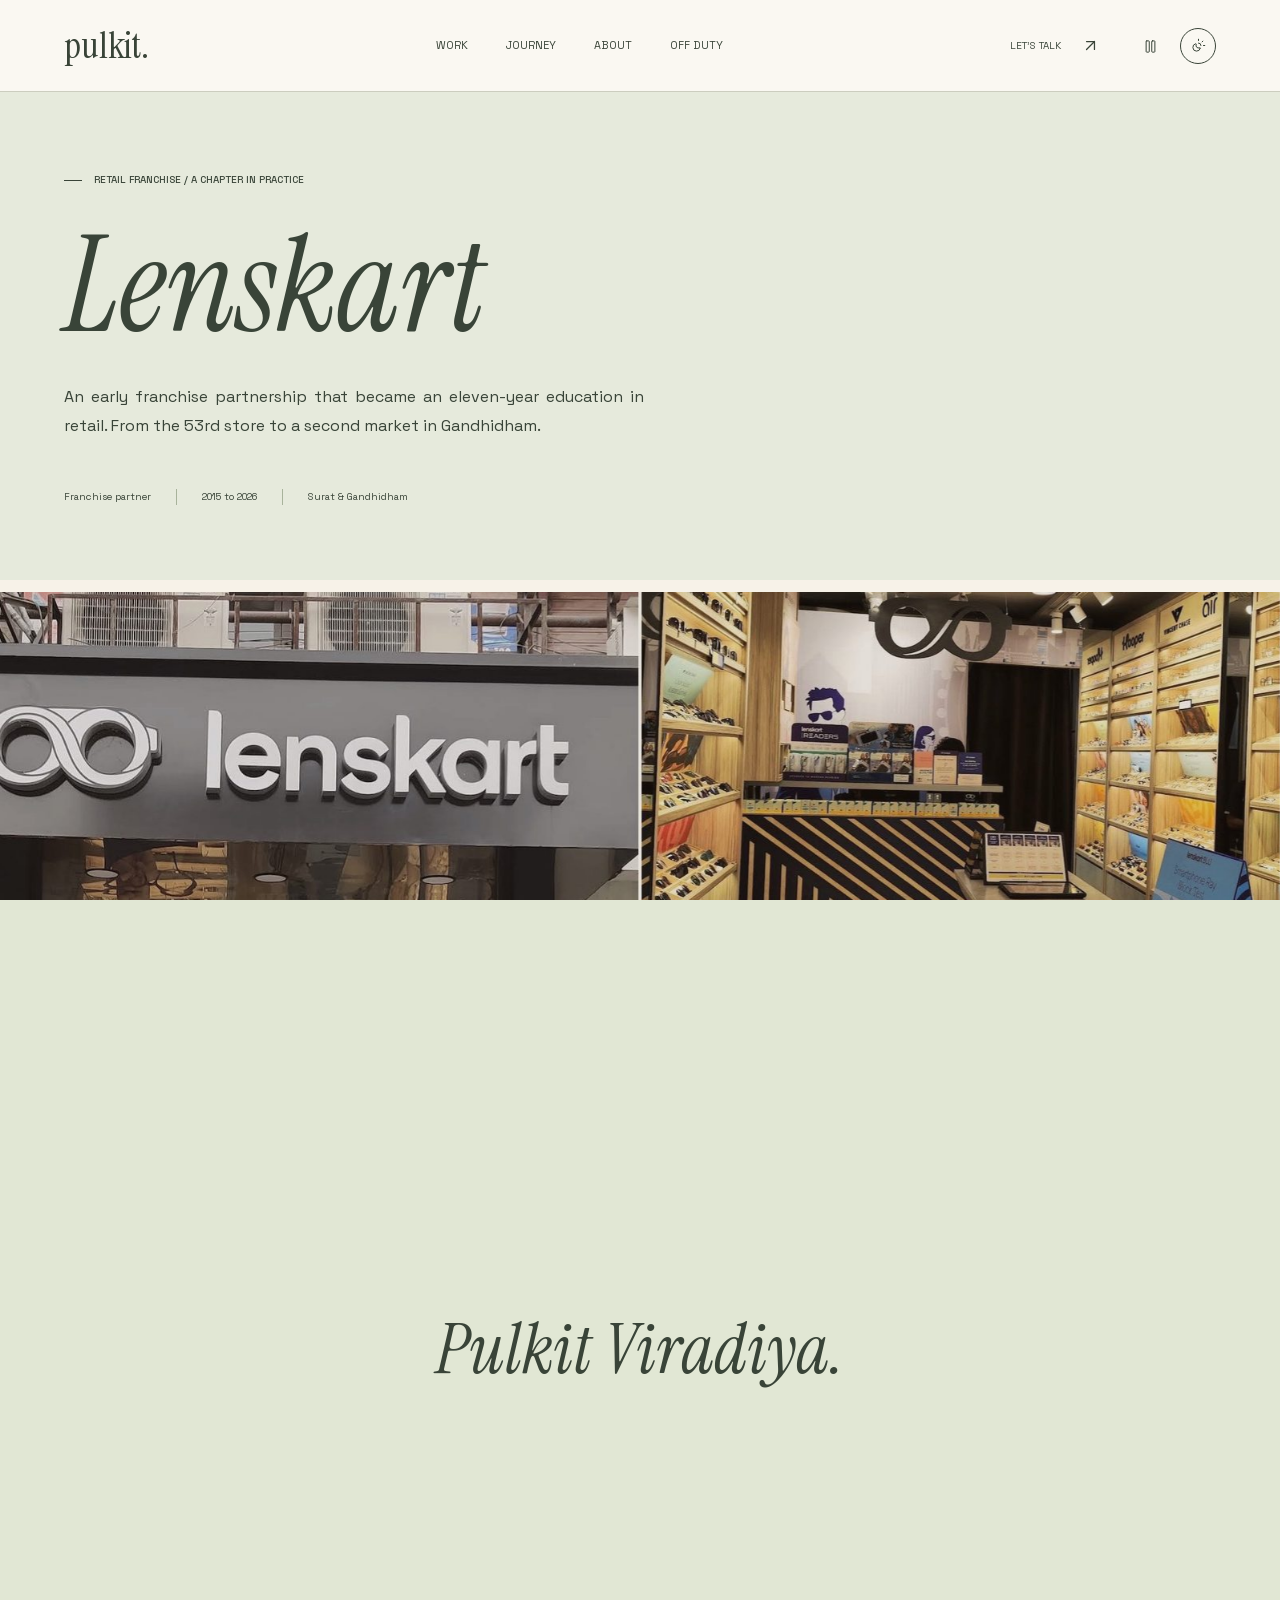
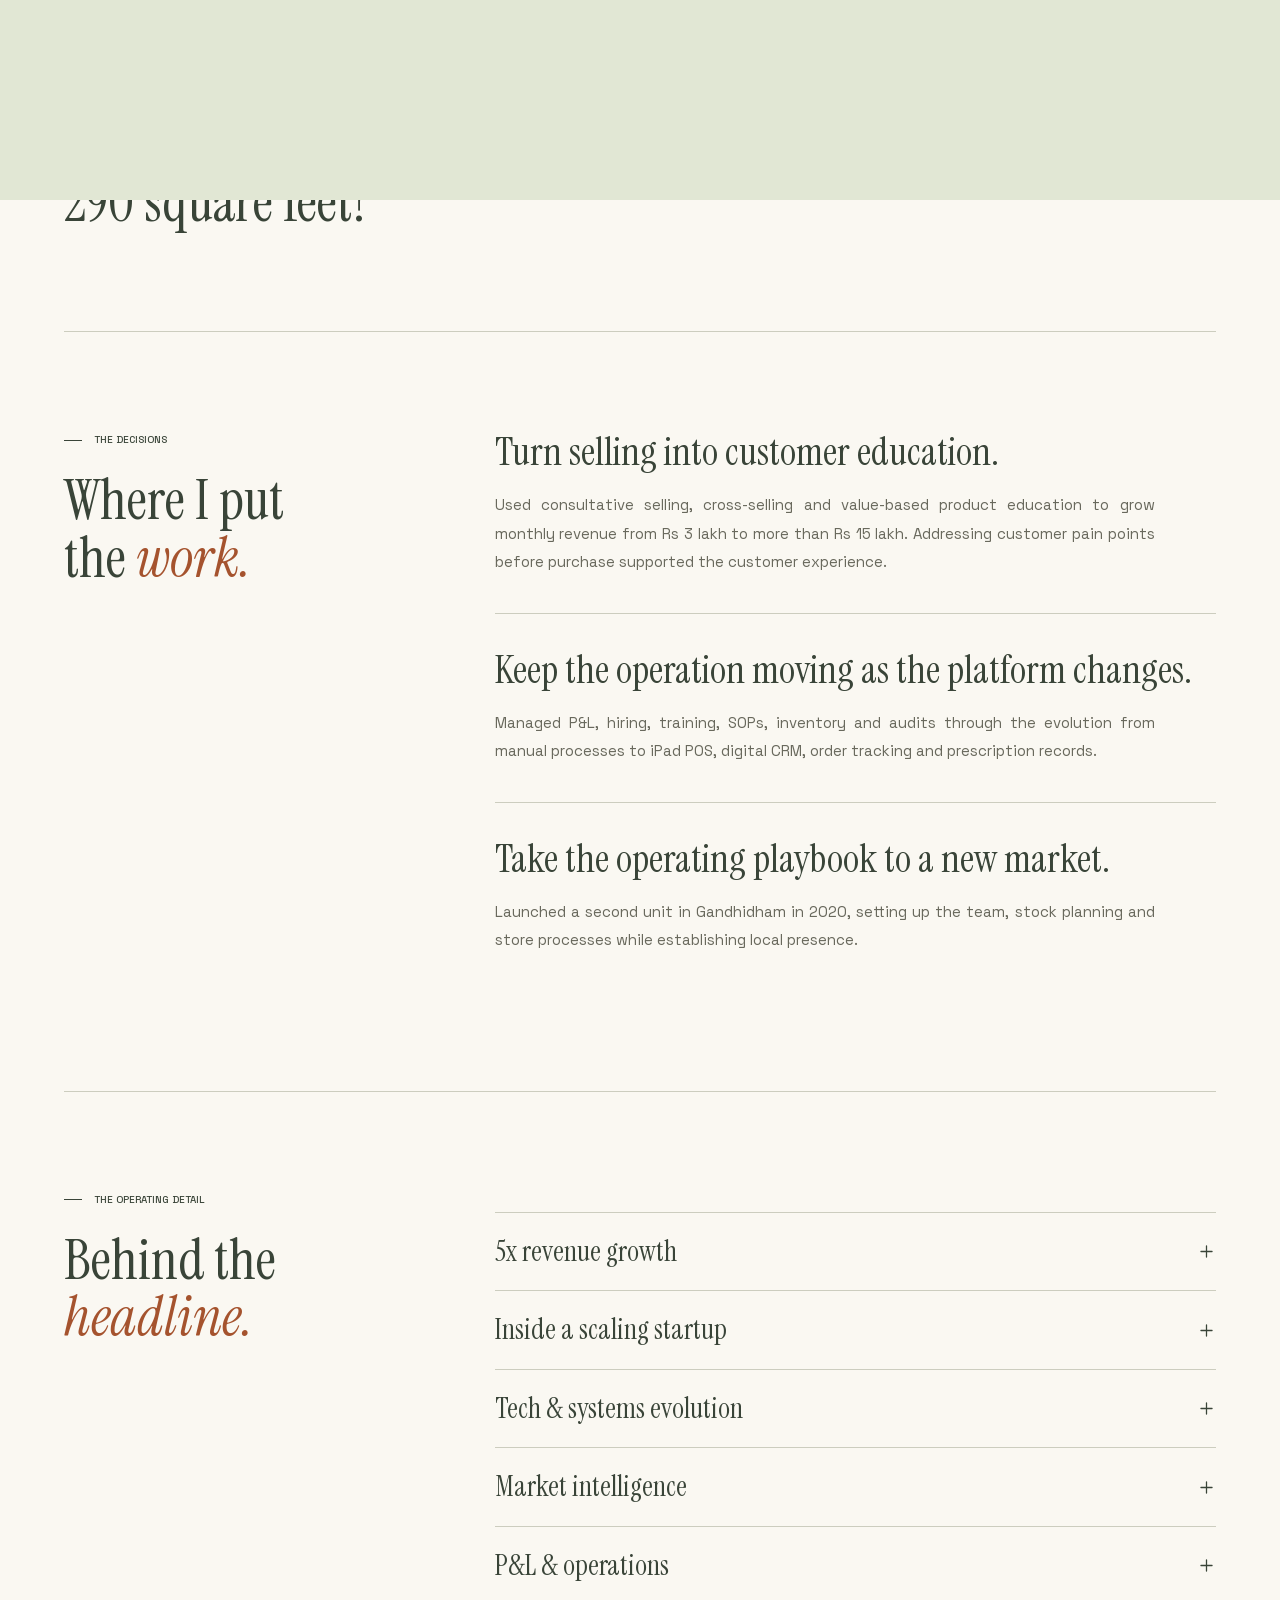
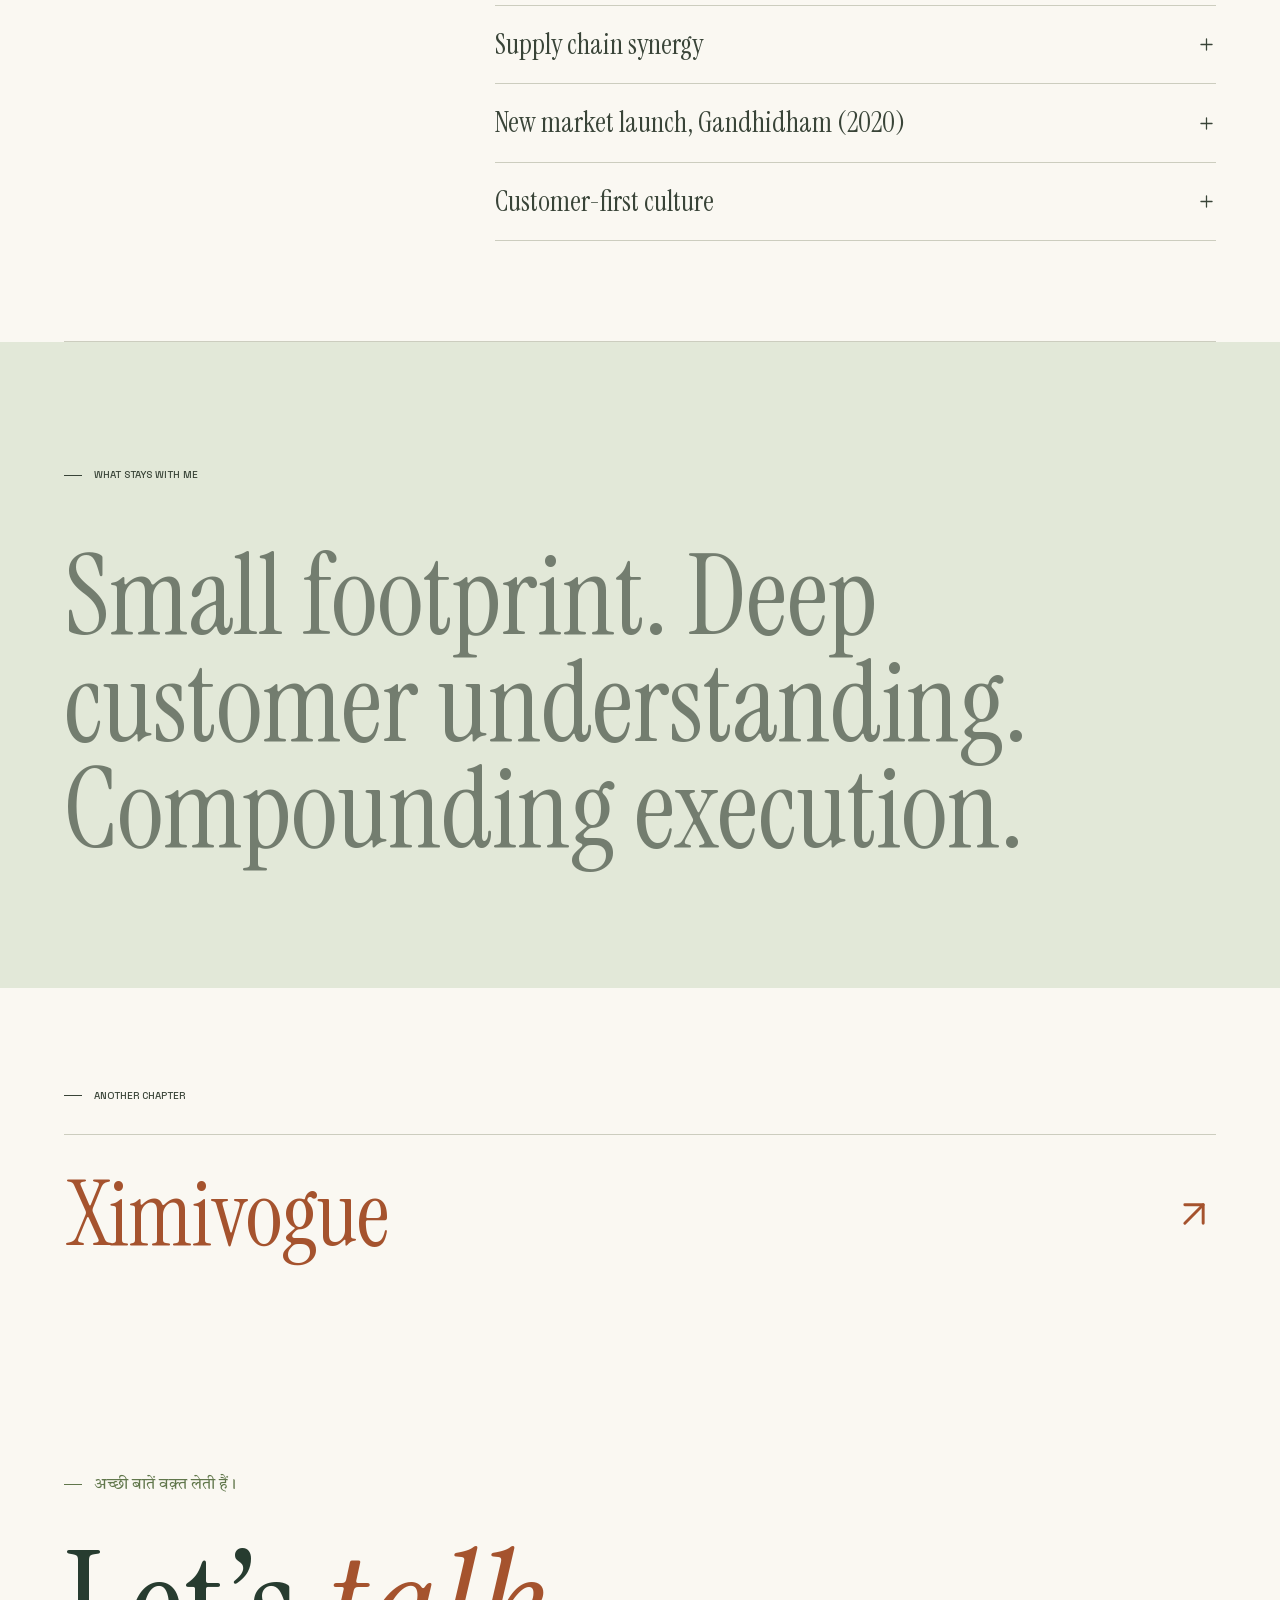
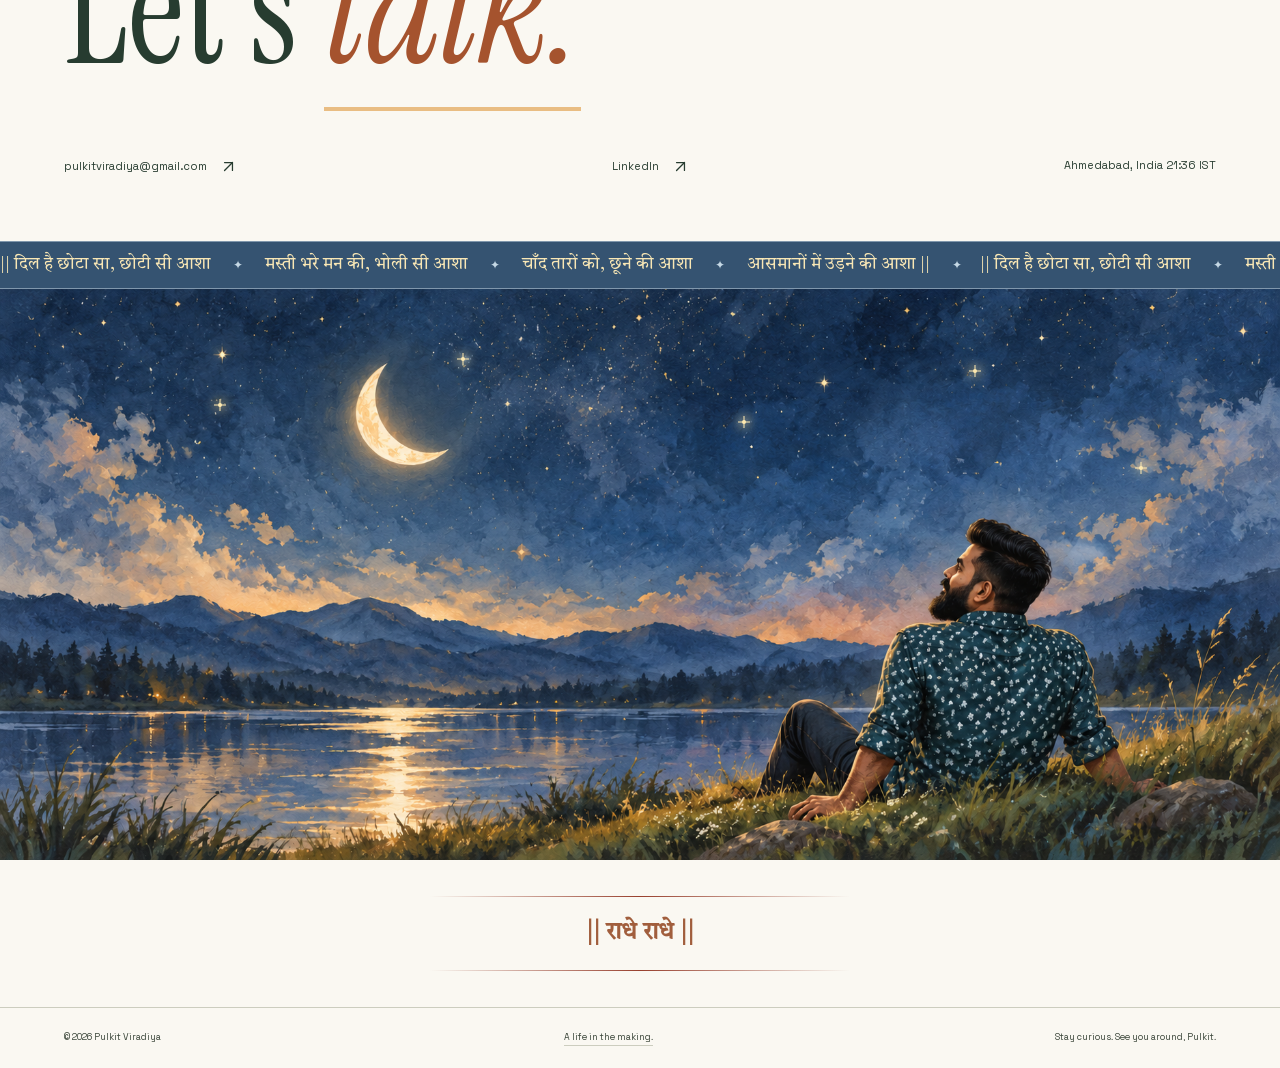
<file: lenskart.html>
<!DOCTYPE html>
<html lang="en" data-theme="light"><head>
<meta charset="UTF-8"><meta name="viewport" content="width=device-width, initial-scale=1.0">
<meta http-equiv="Content-Security-Policy" content="default-src 'self'; style-src 'self' 'unsafe-inline' https://fonts.googleapis.com; font-src 'self' https://fonts.gstatic.com; script-src 'self' 'unsafe-inline'; img-src 'self' data:; connect-src 'none'; base-uri 'self'; form-action 'none';">
<meta name="referrer" content="strict-origin-when-cross-origin"><meta http-equiv="Permissions-Policy" content="camera=(), microphone=(), geolocation=(), payment=()">
<link rel="icon" type="image/x-icon" href="favicon.ico"><link rel="icon" type="image/png" sizes="32x32" href="favicon-32x32.png"><link rel="apple-touch-icon" sizes="180x180" href="apple-touch-icon.png">
<meta name="robots" content="index, follow"><meta name="description" content="An early franchise partnership that became an eleven-year education in retail. From the 53rd store to a second market in Gandhidham.">
<meta name="color-scheme" content="light dark"><title>Lenskart / Franchise partner | Pulkit Viradiya</title>
<style>@font-face { font-family:'Instrument Serif'; src:url('concept-serif.woff2') format('woff2'); font-style:normal; font-weight:400; font-display:swap; }
@font-face { font-family:'Instrument Serif'; src:url('concept-serif-italic.woff2') format('woff2'); font-style:italic; font-weight:400; font-display:swap; }
@font-face { font-family:'Space Grotesk'; src:url('concept-sans.woff2') format('woff2'); font-style:normal; font-weight:300 700; font-display:swap; }
@font-face { font-family:'Tiro Devanagari Hindi'; src:url('concept-tiro-devanagari-hindi.woff2') format('woff2'); font-style:normal; font-weight:400; font-display:swap; }
@font-face { font-family:'Rasa'; src:url('concept-rasa-gujarati.woff2') format('woff2'); font-style:normal; font-weight:300 700; font-display:swap; }
:root {
  --bg: #f4f5f0;
  --ink: #20231f;
  --muted: #62675e;
  --line: #ced1c7;
  --accent: #d9f66f;
  --panel: #e8ebe3;
  --pad: 56px;
  --serif: Georgia, serif;
  --sans: "DM Sans", sans-serif;
  color-scheme: light;
}
[data-theme="dark"] {
  --bg: #191c19;
  --ink: #f4f5ef;
  --muted: #b7beb2;
  --line: #4d554b;
  --panel: #242a23;
  color-scheme: dark;
}
* {
  box-sizing: border-box;
  letter-spacing: 0;
}
html {
  scroll-behavior: smooth;
  scroll-padding-top: 90px;
}
body {
  margin: 0;
  background: var(--bg);
  color: var(--ink);
  font-family: var(--sans);
  font-size: 16px;
  line-height: 1.6;
}
h1,
h2,
h3,
h4,
p,
figure {
  margin: 0;
}
h1,
h2,
h3,
h4 {
  font-family: Manrope, sans-serif;
  line-height: 1.05;
  font-weight: 500;
}
h1 {
  font-size: 100px;
}
h2 {
  font-size: 62px;
}
h3 {
  font-size: 30px;
}
p {
  text-align: justify;
  max-width: 66ch;
  color: var(--muted);
}
p + p {
  margin-top: 20px;
}
a {
  color: inherit;
  text-decoration: none;
}
button,
input {
  font: inherit;
}
button {
  cursor: pointer;
  color: inherit;
}
a,
button,
summary {
  -webkit-tap-highlight-color: transparent;
}
a:focus-visible,
button:focus-visible,
summary:focus-visible {
  outline: 3px solid #739d23;
  outline-offset: 6px;
}
img {
  max-width: 100%;
  display: block;
}
button {
  border: 0;
}
::selection {
  background: #d9f66f;
  color: #20231f;
}
[hidden] {
  display: none !important;
}
.wrap {
  max-width: 1600px;
  margin: auto;
  padding-inline: var(--pad);
}
.section {
  padding-block: 100px;
}
.eyebrow {
  display: flex;
  align-items: center;
  gap: 12px;
  font-size: 11px;
  font-weight: 650;
  text-transform: uppercase;
}
.eyebrow:before {
  content: "";
  width: 7px;
  height: 7px;
  background: currentColor;
}
.serif {
  font-family: Georgia, serif;
  font-style: italic;
  font-weight: 400;
}
.muted {
  color: var(--muted);
}
.accent {
  color: #698322;
}
.skip {
  position: fixed;
  left: 20px;
  top: -100px;
  z-index: 100;
  background: var(--accent);
  padding: 15px;
  color: #20231f;
}
.skip:focus {
  top: 12px;
}
.icon {
  width: 19px;
  height: 19px;
  display: inline-block;
  vertical-align: middle;
  flex-shrink: 0;
  fill: none;
  stroke: currentColor;
  stroke-width: 1.6;
  stroke-linecap: round;
  stroke-linejoin: round;
}
.icon-btn {
  display: grid;
  place-items: center;
  width: 44px;
  height: 44px;
  background: transparent;
  border: 1px solid var(--line);
  border-radius: 50%;
  position: relative;
}
.icon-btn:after {
  content: attr(aria-label);
  position: absolute;
  top: 50px;
  right: 0;
  font-size: 11px;
  white-space: nowrap;
  padding: 4px 9px;
  background: var(--ink);
  color: var(--bg);
  opacity: 0;
  pointer-events: none;
}
.icon-btn:hover:after {
  opacity: 1;
}
.nav {
  height: 86px;
  position: sticky;
  top: 0;
  background: var(--bg);
  z-index: 30;
  border-bottom: 1px solid var(--line);
}
.nav-inner {
  height: 100%;
  display: flex;
  align-items: center;
  justify-content: space-between;
  gap: 25px;
}
.logo {
  font-size: 22px;
  font-weight: 700;
  line-height: 1;
}
.logo small {
  font-size: 11px;
  display: block;
  font-weight: 450;
  margin-top: 7px;
  color: var(--muted);
}
.nav-links {
  display: flex;
  gap: 30px;
  align-items: center;
  font-size: 13px;
}
.nav-links a {
  position: relative;
}
.nav-links a:after {
  content: "";
  position: absolute;
  height: 1px;
  left: 0;
  right: 100%;
  bottom: -4px;
  background: currentColor;
  transition: right 0.25s;
}
.nav-links a:hover:after,
.nav-links a[aria-current="page"]:after {
  right: 0;
}
.nav-tools {
  display: flex;
  gap: 10px;
  align-items: center;
}
.nav-contact {
  font-size: 12px;
  display: flex;
  align-items: center;
  gap: 16px;
  padding-right: 12px;
}
.mobile-menu {
  display: none;
}
.progress {
  height: 2px;
  background: #739d23;
  position: absolute;
  bottom: -1px;
  left: 0;
  width: 0;
  transition: width 0.1s linear;
}
.menu-dialog {
  border: 0;
  padding: 0;
  background: var(--bg);
  color: var(--ink);
  max-width: none;
  max-height: none;
  width: 100%;
  height: 100dvh;
}
.menu-dialog::backdrop {
  background: #111a;
}
.menu-top {
  display: flex;
  align-items: center;
  justify-content: space-between;
  padding: 28px var(--pad);
  border-bottom: 1px solid var(--line);
}
.menu-list {
  display: flex;
  flex-direction: column;
  padding: 30px var(--pad);
  gap: 10px;
}
.menu-list a {
  font-family: Manrope;
  font-size: 42px;
  line-height: 1.5;
  border-bottom: 1px solid var(--line);
}
.hero {
  background: #c5dad5;
  color: #20231f;
  position: relative;
  min-height: 570px;
  height: calc(100svh - 142px);
  max-height: 820px;
  overflow: hidden;
}
.hero-img {
  position: absolute;
  right: 0;
  top: 0;
  width: 54%;
  height: 100%;
  object-fit: cover;
  object-position: center 28%;
  mix-blend-mode: multiply;
}
.hero .wrap {
  position: relative;
  height: 100%;
  padding-top: 35px;
  padding-bottom: 42px;
  display: flex;
  flex-direction: column;
  justify-content: space-between;
  pointer-events: none;
}
.hero a {
  pointer-events: auto;
}
.hero-top {
  display: flex;
  justify-content: space-between;
  font-size: 11px;
}
.hero-top span:last-child {
  background: #c5dad5dd;
  padding: 2px 8px;
}
.hero-heading {
  font-size: 106px;
  line-height: 0.97;
  font-weight: 500;
  max-width: 750px;
  margin-top: 20px;
}
.hero-heading .serif {
  display: block;
}
.hero-caption {
  max-width: 370px;
  font-size: 17px;
  line-height: 1.5;
  color: #303e37;
  margin-top: 24px;
}
.hero-bottom {
  display: flex;
  align-items: end;
  justify-content: space-between;
  margin-top: 20px;
}
.text-link {
  display: inline-flex;
  align-items: center;
  gap: 24px;
  font-size: 13px;
  border-bottom: 1px solid currentColor;
  padding-bottom: 9px;
}
.text-link .icon {
  transition: transform 0.25s;
}
.text-link:hover .icon {
  transform: translate(3px, -3px);
}
.hero-stamp {
  background: var(--accent);
  color: #20231f;
  width: 140px;
  height: 140px;
  border-radius: 50%;
  display: flex;
  align-items: center;
  justify-content: center;
  text-align: center;
  transform: rotate(10deg);
  font-size: 12px;
  line-height: 1.4;
  font-weight: 650;
  margin-right: 30px;
}
.hero-stamp span {
  display: block;
}
.ticker {
  display: flex;
  align-items: center;
  justify-content: space-between;
  gap: 16px;
  padding-block: 18px;
  font-size: 11px;
  border-bottom: 1px solid var(--line);
}
.ticker-dot {
  width: 6px;
  height: 6px;
  background: #789334;
  border-radius: 50%;
  display: inline-block;
  margin-right: 8px;
}
.intro {
  display: grid;
  grid-template-columns: 1fr 2fr;
  gap: 70px;
}
.intro h2 {
  font-size: 46px;
  line-height: 1.2;
  max-width: 920px;
}
.intro p {
  margin-top: 30px;
  font-size: 17px;
  max-width: 600px;
}
.proof {
  display: grid;
  grid-template-columns: repeat(4, 1fr);
  margin-top: 65px;
  border-top: 1px solid var(--line);
  border-bottom: 1px solid var(--line);
}
.proof-item {
  padding: 28px 30px;
  border-right: 1px solid var(--line);
}
.proof-item:first-child {
  padding-left: 0;
}
.proof-item:last-child {
  border: 0;
}
.proof-number {
  font-size: 48px;
  line-height: 1.1;
  font-family: Manrope;
  font-weight: 500;
}
.proof-label {
  font-size: 11px;
  color: var(--muted);
  margin-top: 12px;
}
.section-head {
  display: flex;
  align-items: end;
  justify-content: space-between;
  gap: 30px;
  margin-bottom: 40px;
}
.section-head .eyebrow {
  margin-bottom: 22px;
}
.section-head h2 {
  max-width: 850px;
}
.work-grid {
  display: grid;
  grid-template-columns: 1fr 1fr;
  gap: 52px 26px;
}
.work-item {
  min-width: 0;
}
.work-item:first-child {
  grid-column: 1/-1;
}
.work-art {
  position: relative;
  background: var(--tile, #d9f66f);
  color: #20231f;
  min-height: 320px;
  aspect-ratio: 1.5;
  overflow: hidden;
  display: flex;
  flex-direction: column;
  justify-content: space-between;
  padding: 32px;
}
.work-item:first-child .work-art {
  aspect-ratio: 2.35;
}
.work-art img {
  position: absolute;
  inset: 0;
  width: 100%;
  height: 100%;
  object-fit: cover;
  transition: transform 0.75s cubic-bezier(0.2, 0.65, 0.2, 1);
}
.work-item:hover .work-art img {
  transform: scale(1.035);
}
.art-label {
  position: relative;
  z-index: 1;
  align-self: flex-start;
  font-size: 10px;
  background: #f4f5f0;
  color: #20231f;
  padding: 7px 12px;
  border-radius: 2px;
}
.art-copy {
  position: relative;
  z-index: 1;
  font-size: 76px;
  line-height: 0.95;
  font-family: Manrope;
  font-weight: 650;
}
.art-copy span {
  display: block;
}
.art-foot {
  position: relative;
  z-index: 1;
  font-size: 12px;
}
.art-index {
  position: absolute;
  bottom: 22px;
  right: 24px;
  background: #f4f5f0;
  color: #20231f;
  width: 46px;
  height: 46px;
  display: grid;
  place-items: center;
  border-radius: 50%;
  transition:
    background 0.2s,
    transform 0.2s;
}
.work-item:hover .art-index {
  background: #d9f66f;
  transform: rotate(45deg);
}
.work-meta {
  display: flex;
  align-items: start;
  justify-content: space-between;
  gap: 20px;
  margin-top: 19px;
}
.work-meta h3 {
  font-size: 24px;
}
.work-meta p {
  font-size: 13px;
  margin-top: 7px;
}
.work-meta > span {
  font-size: 11px;
  color: var(--muted);
  white-space: nowrap;
}
.work-art.photo .art-copy {
  font-size: 54px;
  background: #f4f5f0;
  padding: 16px;
  align-self: start;
  max-width: 70%;
}
.ribbon-art {
  position: absolute;
  inset: auto -40px 100px;
  transform: rotate(-12deg);
  background: #23251f;
  color: #edffa3;
  padding: 18px 0;
  text-align: center;
  font-family: Manrope;
  font-size: 40px;
}
.candy-art .art-copy {
  font-size: 80px;
  max-width: 700px;
}
.ximi-art .art-copy {
  font-size: 58px;
}
.art-grid {
  position: absolute;
  inset: 0;
  background-image:
    linear-gradient(#20231f18 1px, transparent 1px),
    linear-gradient(90deg, #20231f18 1px, transparent 1px);
  background-size: 60px 60px;
}
.work-item:focus-visible .work-art {
  outline: 3px solid #739d23;
  outline-offset: 4px;
}
.dark-band {
  background: #20251f;
  color: #f4f5f0;
}
.dark-band p {
  color: #c5cbbc;
}
.dark-band .eyebrow {
  color: #d9f66f;
}
.thesis {
  font-size: 70px;
  max-width: 1050px;
  line-height: 1.12;
  margin-top: 40px;
}
.thesis .serif {
  color: #d9f66f;
}
.process {
  display: grid;
  grid-template-columns: repeat(3, 1fr);
  gap: 35px;
  margin-top: 60px;
}
.process article {
  border-top: 1px solid #646e60;
  padding-top: 25px;
}
.process article > span {
  font-size: 11px;
  color: #c5cbbc;
}
.process h3 {
  font-size: 24px;
  margin: 25px 0 16px;
}
.process p {
  font-size: 14px;
}
.journey-strip {
  display: grid;
  grid-template-columns: 1fr 1fr;
  gap: 70px;
  align-items: center;
}
.journey-image {
  aspect-ratio: 1;
  object-fit: cover;
  width: 100%;
  max-height: 540px;
  object-position: center 20%;
}
.journey-strip h2 {
  margin-top: 24px;
}
.journey-strip p {
  margin: 28px 0;
}
.journey-strip .eyebrow {
  margin-top: 20px;
}
.chapter-list {
  margin-top: 45px;
}
.chapter-row {
  display: grid;
  grid-template-columns: 70px 1fr 24px;
  gap: 20px;
  align-items: center;
  padding: 24px 0;
  border-top: 1px solid var(--line);
}
.chapter-row:last-child {
  border-bottom: 1px solid var(--line);
}
.chapter-row > span:first-child {
  font-size: 12px;
  color: var(--muted);
}
.chapter-row strong {
  font-size: 22px;
  font-weight: 500;
}
.chapter-row:hover {
  color: #698322;
}
.off-duty-teaser {
  background: #d9f66f;
  color: #20231f;
}
.off-duty-teaser p {
  color: #414d2e;
}
.off-duty-teaser .wrap {
  display: grid;
  grid-template-columns: 1fr 1fr;
  gap: 70px;
  align-items: center;
}
.off-duty-teaser h2 {
  font-size: 65px;
}
.off-duty-teaser p {
  margin: 24px 0;
}
.small-index {
  font-size: 11px;
  text-transform: uppercase;
  margin-bottom: 30px;
}
.contact-section {
  padding-block: 100px 55px;
}
.contact-section h2 {
  font-size: 96px;
  margin: 25px 0 50px;
}
.contact-section h2 a {
  border-bottom: 2px solid var(--ink);
}
.contact-meta {
  display: flex;
  justify-content: space-between;
  gap: 25px;
  flex-wrap: wrap;
  font-size: 13px;
}
.contact-meta a {
  display: inline-flex;
  gap: 12px;
  align-items: center;
}
.radhe-section {
  text-align: center;
  padding: 36px var(--pad);
}
.radhe-rule {
  border: none;
  height: 1px;
  background: linear-gradient(
    to right,
    transparent,
    #b5872a 30%,
    #b5872a 70%,
    transparent
  );
  margin: 0 auto;
  max-width: 420px;
}
.radhe-text {
  font-family: var(--serif);
  font-size: 1.65rem;
  font-weight: 700;
  letter-spacing: 0;
  color: #947023;
  padding: 1.1rem 0;
  display: block;
}
[data-theme="dark"] .radhe-rule {
  background: linear-gradient(
    to right,
    transparent,
    #e8c46a 30%,
    #e8c46a 70%,
    transparent
  );
}
[data-theme="dark"] .radhe-text {
  color: #e8c46a;
}
.footer {
  padding-block: 22px;
  border-top: 1px solid var(--line);
  font-size: 11px;
}
.footer .wrap {
  display: flex;
  justify-content: space-between;
  gap: 20px;
}
.footer a {
  border-bottom: 1px solid var(--line);
}
.page-hero {
  padding-block: 66px 65px;
}
.page-hero h1 {
  margin: 35px 0 28px;
  max-width: 1200px;
}
.page-hero p {
  max-width: 630px;
  font-size: 19px;
}
.page-hero .hero-meta {
  margin-top: 42px;
  display: flex;
  gap: 25px;
  flex-wrap: wrap;
  font-size: 12px;
}
.hero-meta > span {
  padding-right: 25px;
  border-right: 1px solid var(--line);
}
.hero-meta > span:last-child {
  border: 0;
}
.case-top {
  background: var(--case, #d9f66f);
  color: #20231f;
}
.case-top p {
  color: #364034;
}
.case-top .hero-meta > span {
  border-color: #20231f44;
}
.case-cover {
  position: relative;
  max-height: 700px;
  overflow: hidden;
}
.case-cover img {
  width: 100%;
  height: 520px;
  object-fit: cover;
}
.case-cover figcaption {
  position: absolute;
  bottom: 15px;
  left: var(--pad);
  font-size: 10px;
  background: #f4f5f0;
  color: #20231f;
  padding: 5px 10px;
  max-width: 80%;
}
.case-graphic {
  height: 400px;
  background: #20251f;
  color: var(--case);
  display: flex;
  align-items: center;
  justify-content: center;
  gap: 45px;
  overflow: hidden;
}
.case-graphic strong {
  font-family: Manrope;
  font-weight: 500;
  font-size: 122px;
}
.case-graphic span {
  font-size: 22px;
  max-width: 260px;
  line-height: 1.5;
}
.case-nav {
  padding-block: 20px;
  border-bottom: 1px solid var(--line);
  display: flex;
  gap: 28px;
  font-size: 12px;
  flex-wrap: wrap;
}
.case-section {
  display: grid;
  grid-template-columns: 1fr 2fr;
  gap: 70px;
  padding-block: 80px;
  border-bottom: 1px solid var(--line);
}
.case-section h2 {
  font-size: 40px;
  max-width: 330px;
}
.case-section .eyebrow {
  margin-bottom: 24px;
}
.case-section h3 {
  font-size: 26px;
  margin-bottom: 18px;
}
.case-section .prose {
  max-width: 800px;
}
.case-section p {
  font-size: 17px;
  line-height: 1.8;
}
.decision {
  padding-block: 28px;
  border-top: 1px solid var(--line);
}
.decision:first-child {
  padding-top: 0;
  border: 0;
}
.decision > span {
  display: block;
  font-size: 11px;
  margin-bottom: 14px;
  color: var(--muted);
}
.detail-list {
  margin-top: 20px;
}
.detail-list details {
  border-top: 1px solid var(--line);
  padding: 22px 0;
}
.detail-list details:last-child {
  border-bottom: 1px solid var(--line);
}
.detail-list summary {
  cursor: pointer;
  display: flex;
  align-items: center;
  justify-content: space-between;
  gap: 20px;
  list-style: none;
  font-size: 19px;
}
.detail-list summary::-webkit-details-marker {
  display: none;
}
.detail-list summary .icon {
  transition: transform 0.25s;
}
.detail-list details[open] summary .icon {
  transform: rotate(45deg);
}
.detail-list details p {
  margin-top: 18px;
  font-size: 16px;
}
.next-chapter {
  padding-block: 80px;
}
.next-chapter a {
  display: flex;
  justify-content: space-between;
  align-items: center;
  margin-top: 30px;
  border-top: 1px solid var(--line);
  padding-top: 30px;
  font-size: 60px;
  line-height: 1.1;
}
.next-chapter .icon {
  width: 44px;
  height: 44px;
}
.filter-bar {
  display: flex;
  gap: 8px;
  flex-wrap: wrap;
  margin-bottom: 40px;
}
.filter-bar button {
  padding: 10px 18px;
  border: 1px solid var(--line);
  border-radius: 2px;
  background: transparent;
  font-size: 12px;
}
.filter-bar button[aria-pressed="true"] {
  background: var(--ink);
  color: var(--bg);
  border-color: var(--ink);
}
.timeline {
  margin-top: 40px;
}
.timeline-row {
  display: grid;
  grid-template-columns: 145px 1fr;
  gap: 50px;
  padding: 42px 0;
  border-top: 1px solid var(--line);
}
.timeline-year {
  font-size: 30px;
  font-family: Manrope;
  line-height: 1.2;
}
.timeline-year small {
  display: block;
  margin-top: 12px;
  font-size: 11px;
  font-family: var(--sans);
  color: var(--muted);
  line-height: 1.6;
}
.timeline-body {
  border-left: 2px solid var(--entry, #719538);
  padding-left: 35px;
}
.timeline-body .eyebrow {
  color: var(--muted);
  margin-bottom: 20px;
}
.timeline-body h3 {
  font-size: 32px;
  margin-bottom: 20px;
}
.timeline-body p {
  margin-top: 14px;
}
.timeline-body .text-link {
  margin-top: 25px;
}
.t-venture-link {
  color: inherit;
  text-decoration: none;
}
.timeline-counter {
  font-size: 12px;
  color: var(--muted);
  margin-bottom: 25px;
}
.portrait-section {
  display: grid;
  grid-template-columns: 1fr 1fr;
  gap: 70px;
  align-items: center;
}
.portrait-section > img {
  width: 100%;
  height: 640px;
  object-fit: cover;
  object-position: center 20%;
}
.portrait-section h2 {
  font-size: 52px;
  margin-bottom: 30px;
}
.portrait-section p {
  margin-top: 20px;
}
.quote {
  font-family: Georgia, serif;
  font-style: italic;
  font-size: 46px;
  line-height: 1.2;
  margin: 30px 0;
}
.education-row {
  display: grid;
  grid-template-columns: 180px 1fr;
  gap: 30px;
  padding: 30px 0;
  border-top: 1px solid var(--line);
}
.education-row h3 {
  font-size: 24px;
  line-height: 1.3;
}
.education-row p {
  margin-top: 10px;
}
.education-row > span {
  font-size: 14px;
  color: var(--muted);
}
.listening {
  display: grid;
  grid-template-columns: 1fr 1fr;
  gap: 50px;
  margin-top: 50px;
}
.listening h3 {
  margin-bottom: 20px;
}
.vinyl {
  width: 230px;
  aspect-ratio: 1;
  border-radius: 50%;
  background: repeating-radial-gradient(
    circle,
    #1d211e 0px,
    #1d211e 3px,
    #343a33 4px,
    #1d211e 5px
  );
  position: relative;
  margin: 10px auto 35px;
  animation: spin 18s linear infinite;
  animation-play-state: paused;
}
.vinyl:after {
  content: "PV / SIDE A";
  position: absolute;
  inset: 34%;
  display: grid;
  place-items: center;
  background: #d9f66f;
  border-radius: 50%;
  color: #20231f;
  font-size: 10px;
}
.listening article:hover .vinyl {
  animation-play-state: running;
}
.listening article {
  padding: 35px 0;
  border-top: 1px solid var(--line);
}
.listening .status {
  display: inline-block;
  padding: 7px 12px;
  background: var(--panel);
  font-size: 11px;
  margin-top: 20px;
}
.interests {
  display: grid;
  grid-template-columns: repeat(3, 1fr);
  gap: 30px;
}
.interests article {
  border-top: 1px solid var(--line);
  padding-top: 25px;
}
.interests h3 {
  margin: 25px 0 20px;
  font-size: 25px;
}
.interests > article > span {
  font-size: 11px;
  color: var(--muted);
}
.languages {
  display: flex;
  flex-wrap: wrap;
  gap: 30px;
  margin-top: 30px;
}
.languages span {
  padding: 14px 0;
  border-bottom: 1px solid var(--line);
  flex: 1;
  min-width: 150px;
}
.languages small {
  display: block;
  color: var(--muted);
}
.coffee-wide {
  width: 100%;
  height: 440px;
  object-fit: cover;
}
.reveal {
  opacity: 1;
  transform: none;
}
.motion-ready .reveal.pending {
  opacity: 0;
  transform: translateY(22px);
}
.motion-ready .reveal {
  transition:
    opacity 0.65s ease,
    transform 0.65s cubic-bezier(0.2, 0.65, 0.2, 1);
}
@keyframes spin {
  to {
    transform: rotate(360deg);
  }
}
@view-transition {
  navigation: auto;
}
::view-transition-old(root) {
  animation: fade-out 0.15s ease;
}
::view-transition-new(root) {
  animation: fade-in 0.3s ease;
}
@keyframes fade-in {
  from {
    opacity: 0;
    transform: translateY(8px);
  }
}
@keyframes fade-out {
  to {
    opacity: 0;
  }
}
[data-motion="off"] *,
[data-motion="off"] *:before,
[data-motion="off"] *:after {
  animation: none !important;
  transition: none !important;
  scroll-behavior: auto !important;
}
[data-motion="off"] .reveal {
  opacity: 1 !important;
  transform: none !important;
}
@media (min-width: 1650px) {
  .hero-heading {
    font-size: 132px;
  }
  .hero-caption {
    font-size: 20px;
  }
  .hero .wrap {
    padding-block: 45px;
  }
  .hero-img {
    object-position: center 32%;
  }
}
@media (max-width: 1100px) {
  :root {
    --pad: 32px;
  }
  .nav-links {
    gap: 20px;
  }
  .nav-contact {
    display: none;
  }
  .hero-heading {
    font-size: 86px;
  }
  .hero-caption {
    max-width: 310px;
  }
  .hero-img {
    width: 56%;
  }
  h1 {
    font-size: 80px;
  }
  h2 {
    font-size: 50px;
  }
  .intro {
    gap: 35px;
    grid-template-columns: 1fr 2.4fr;
  }
  .intro h2 {
    font-size: 38px;
  }
  .proof-number {
    font-size: 36px;
  }
  .proof-item {
    padding-inline: 20px;
  }
  .art-copy,
  .candy-art .art-copy {
    font-size: 62px;
  }
  .work-art.photo .art-copy {
    font-size: 42px;
  }
  .thesis {
    font-size: 56px;
  }
  .case-section {
    gap: 40px;
  }
  .portrait-section {
    gap: 35px;
  }
  .contact-section h2 {
    font-size: 76px;
  }
  .case-graphic strong {
    font-size: 100px;
  }
  .off-duty-teaser .wrap {
    gap: 40px;
  }
}
@media (max-width: 760px) {
  :root {
    --pad: 22px;
  }
  .nav {
    height: 76px;
  }
  .nav-links {
    display: none;
  }
  .mobile-menu {
    display: grid;
  }
  .nav-tools {
    gap: 7px;
  }
  .logo {
    font-size: 20px;
  }
  .logo small {
    font-size: 10px;
  }
  .icon-btn {
    width: 38px;
    height: 38px;
  }
  .nav-tools .motion-toggle {
    display: none;
  }
  .hero {
    height: calc(100svh - 128px);
    min-height: 610px;
    max-height: 800px;
  }
  .hero-img {
    width: 100%;
    height: 100%;
    object-position: 66% center;
    opacity: 0.67;
    mix-blend-mode: multiply;
  }
  .hero .wrap {
    padding-top: 24px;
    padding-bottom: 26px;
  }
  .hero-top {
    font-size: 10px;
    gap: 10px;
  }
  .hero-top span:last-child {
    display: none;
  }
  .hero-heading {
    font-size: 64px;
    line-height: 1.02;
    margin-top: 0;
    text-shadow: 0 0 28px #c5dad5;
  }
  .hero-caption {
    font-size: 15px;
    max-width: 290px;
    color: #20231f;
    background: #c5dad5ed;
    padding: 12px 15px;
    margin-top: 24px;
  }
  .hero-bottom {
    align-items: center;
  }
  .hero-bottom .text-link {
    background: #d9f66f;
    border: 0;
    padding: 12px;
  }
  .hero-stamp {
    width: 100px;
    height: 100px;
    font-size: 10px;
    margin: 0;
  }
  .hero-name-block {
    margin-top: 70px;
  }
  .ticker {
    font-size: 10px;
    gap: 10px;
  }
  .ticker > span:nth-child(2) {
    display: none;
  }
  .section {
    padding-block: 65px;
  }
  .intro {
    grid-template-columns: 1fr;
    gap: 25px;
  }
  .intro h2 {
    font-size: 32px;
  }
  .intro p {
    font-size: 16px;
    margin-top: 20px;
  }
  .proof {
    grid-template-columns: 1fr 1fr;
    margin-top: 40px;
  }
  .proof-item {
    padding: 24px 18px !important;
  }
  .proof-item:nth-child(2) {
    border-right: 0;
  }
  .proof-item:nth-child(-n + 2) {
    border-bottom: 1px solid var(--line);
  }
  .proof-number {
    font-size: 36px;
  }
  .proof-label {
    font-size: 10px;
  }
  .section-head {
    align-items: start;
    flex-direction: column;
    gap: 22px;
    margin-bottom: 30px;
  }
  h1 {
    font-size: 58px;
  }
  h2 {
    font-size: 40px;
  }
  .work-grid {
    grid-template-columns: 1fr;
    gap: 35px;
  }
  .work-item:first-child {
    grid-column: auto;
  }
  .work-art,
  .work-item:first-child .work-art {
    aspect-ratio: 1.12;
    min-height: 280px;
    padding: 22px;
  }
  .art-copy,
  .candy-art .art-copy {
    font-size: 58px;
  }
  .work-art.photo .art-copy {
    font-size: 37px;
    max-width: 85%;
  }
  .work-meta h3 {
    font-size: 22px;
  }
  .work-meta p {
    font-size: 12px;
  }
  .work-meta > span {
    font-size: 10px;
  }
  .thesis {
    font-size: 42px;
  }
  .process {
    grid-template-columns: 1fr;
    gap: 30px;
    margin-top: 40px;
  }
  .process h3 {
    margin-top: 15px;
  }
  .journey-strip,
  .off-duty-teaser .wrap {
    grid-template-columns: 1fr;
    gap: 35px;
  }
  .journey-image {
    max-height: 440px;
  }
  .off-duty-teaser h2 {
    font-size: 46px;
  }
  .chapter-row strong {
    font-size: 21px;
  }
  .contact-section {
    padding-block: 60px 30px;
  }
  .contact-section h2 {
    font-size: 50px;
    margin-bottom: 35px;
  }
  .contact-meta {
    flex-direction: column;
    gap: 20px;
  }
  .footer .wrap {
    flex-wrap: wrap;
    font-size: 10px;
  }
  .footer .wrap > span:last-child {
    display: none;
  }
  .page-hero {
    padding-block: 40px 42px;
  }
  .page-hero h1 {
    margin-block: 28px 22px;
    overflow-wrap: break-word;
  }
  .page-hero p {
    font-size: 17px;
  }
  .page-hero .hero-meta {
    gap: 12px;
    font-size: 11px;
    margin-top: 28px;
  }
  .hero-meta > span {
    padding-right: 12px;
  }
  .case-cover img {
    height: 300px;
  }
  .case-cover figcaption {
    font-size: 9px;
  }
  .case-graphic {
    height: 270px;
    gap: 20px;
    padding: 22px;
  }
  .case-graphic strong {
    font-size: 72px;
  }
  .case-graphic span {
    font-size: 16px;
    max-width: 140px;
  }
  .case-section {
    grid-template-columns: 1fr;
    gap: 30px;
    padding-block: 55px;
  }
  .case-section h2 {
    font-size: 37px;
    max-width: 100%;
  }
  .case-section p {
    font-size: 16px;
  }
  .case-nav {
    gap: 20px;
    font-size: 11px;
  }
  .next-chapter {
    padding-block: 55px;
  }
  .next-chapter a {
    font-size: 38px;
    gap: 20px;
  }
  .next-chapter .icon {
    width: 28px;
    height: 28px;
  }
  .timeline-row {
    grid-template-columns: 1fr;
    gap: 22px;
    padding: 35px 0;
  }
  .timeline-year {
    font-size: 27px;
    display: flex;
    align-items: center;
    gap: 20px;
  }
  .timeline-year small {
    margin: 0;
  }
  .timeline-body {
    padding-left: 20px;
  }
  .timeline-body h3 {
    font-size: 27px;
  }
  .filter-bar {
    gap: 6px;
  }
  .filter-bar button {
    padding: 9px 11px;
    font-size: 11px;
  }
  .portrait-section {
    grid-template-columns: 1fr;
    gap: 40px;
  }
  .portrait-section > img {
    height: 430px;
  }
  .portrait-section h2 {
    font-size: 39px;
  }
  .quote {
    font-size: 35px;
  }
  .education-row {
    grid-template-columns: 1fr;
    gap: 15px;
  }
  .education-row h3 {
    font-size: 22px;
  }
  .listening,
  .interests {
    grid-template-columns: 1fr;
    gap: 30px;
  }
  .coffee-wide {
    height: 280px;
  }
  .radhe-section {
    padding-block: 28px;
  }
  .icon-btn:after {
    display: none;
  }
}
@media (max-width: 370px) {
  .hero-heading {
    font-size: 55px;
  }
  h1 {
    font-size: 50px;
  }
  .hero-stamp {
    width: 82px;
    height: 82px;
  }
  .hero-caption {
    max-width: 250px;
  }
  .hero .wrap {
    padding-bottom: 20px;
  }
  .proof-number {
    font-size: 31px;
  }
  .nav-tools {
    gap: 5px;
  }
  .icon-btn {
    width: 34px;
    height: 34px;
  }
  .contact-section h2 {
    font-size: 43px;
  }
}
.hero-img {
  mask-image: linear-gradient(to right, transparent, #000 14%);
}
.work-art {
  width: 100%;
  min-height: 0;
}
.art-copy:empty {
  display: none;
}
.thesis {
  overflow-wrap: break-word;
}
@media (max-width: 760px) {
  .hero-img {
    mask-image: none;
    opacity: 0.92;
  }
  .hero-name-block {
    margin: 0;
  }
  .hero-heading {
    position: absolute;
    top: 70px;
    left: var(--pad);
    right: var(--pad);
    font-size: 43px;
    white-space: nowrap;
    text-shadow: none;
  }
  .hero-heading .serif {
    display: inline;
    margin-left: 8px;
  }
  .hero-caption {
    position: absolute;
    bottom: 155px;
    left: var(--pad);
    font-size: 14px;
    margin: 0;
    max-width: 275px;
  }
  .hero-bottom {
    margin-top: auto;
    width: 100%;
  }
  .hero-top {
    max-width: 100%;
  }
  .hero-top .eyebrow {
    font-size: 9px;
  }
}
@media (max-width: 370px) {
  .hero-heading {
    font-size: 36px;
  }
  .hero-caption {
    bottom: 140px;
  }
  .thesis {
    font-size: 36px;
  }
  .art-copy,
  .candy-art .art-copy,
  .ximi-art .art-copy {
    font-size: 43px;
  }
  .work-art,
  .work-item:first-child .work-art {
    min-height: 0;
  }
  .work-meta {
    flex-wrap: wrap;
    gap: 10px;
  }
}
@media (prefers-reduced-motion: reduce) {
  html {
    scroll-behavior: auto;
  }
  *,
  *:before,
  *:after {
    animation: none !important;
    transition: none !important;
  }
  .motion-ready .reveal.pending {
    opacity: 1;
    transform: none;
  }
  ::view-transition-old(root),
  ::view-transition-new(root) {
    animation: none !important;
  }
}

/* Second direction: cinematic portraiture and editorial pacing. */
.site-intro { display:none; position:fixed; inset:0; z-index:100; background:#f5f0e6; color:#273c30; overflow:hidden; }
.has-js .site-intro { display:grid; place-items:center; animation:site-intro-failsafe 1ms 8s forwards; }
.site-intro-brand { position:absolute; top:36px; left:var(--pad); font:italic 31px/1 'Instrument Serif', Georgia, serif; color:#55705a; }
.site-intro-stage { position:relative; width:min(100% - 48px, 900px); min-height:150px; display:grid; place-items:center; text-align:center; }
.site-intro-line { position:absolute; width:100%; font:400 54px/1.4 var(--hindi); letter-spacing:0; }
.site-intro-first { opacity:1; transform:translateY(0); transition:opacity .35s ease, transform .5s cubic-bezier(.16,1,.3,1); }
.site-intro-second { color:#94612f; opacity:0; transform:translateY(14px); transition:opacity .5s ease .3s, transform .6s cubic-bezier(.16,1,.3,1) .3s; }
.site-intro[data-step='second'] .site-intro-first { opacity:0; transform:translateY(-14px); }
.site-intro[data-step='second'] .site-intro-second { opacity:1; transform:translateY(0); }
.site-intro-rule { position:absolute; bottom:8px; left:50%; width:92px; height:1px; background:#b9875a; transform:translateX(-50%) scaleX(.35); transition:transform .8s ease; }
.site-intro[data-step='second'] .site-intro-rule { transform:translateX(-50%) scaleX(1); }
.site-intro.is-leaving { opacity:0; visibility:hidden; pointer-events:none; transition:opacity .65s ease, visibility .65s ease; }
@keyframes site-intro-failsafe { to { visibility:hidden; pointer-events:none; } }
@media(max-width:640px) { .site-intro-brand { top:24px; left:24px; font-size:28px; } .site-intro-stage { min-height:190px; } .site-intro-line { font-size:32px; } }
@media(prefers-reduced-motion:reduce) { .has-js .site-intro { display:none; } }
[data-motion='off'] .site-intro { display:none; }
:root {
  --bg: #f7f2e8;
  --ink: #273c30;
  --muted: #686353;
  --line: #c9c1af;
  --accent: #ad4935;
  --panel: #ece5d6;
  --serif: 'Instrument Serif', Georgia, serif;
  --sans: 'Space Grotesk', Arial, sans-serif;
  --hindi: 'Tiro Devanagari Hindi', 'Kohinoor Devanagari', serif;
  --gujarati: 'Rasa', 'Gujarati Sangam MN', serif;
  --pad: 64px;
}
:lang(hi) { font-family:var(--hindi); }
:lang(gu) { font-family:var(--gujarati); }
[data-theme='dark'] { --bg:#243b30; --ink:#f7f2e8; --muted:#d0cbb9; --line:#7a8570; --panel:#30493a; --accent:#f7f2e8; }
body { font-family:var(--sans); font-size:15px; }
h1,h2,h3,h4,.serif,.quote { font-family:var(--serif); font-weight:400; }
h2 { font-size:80px; }
.serif { font-style:italic; }
.eyebrow,.small-index { font-size:10px; font-weight:500; }
.eyebrow:before { width:18px; height:1px; }
.nav { position:fixed; width:100%; height:92px; background:var(--bg); transition:background .4s,color .4s; }
.nav-inner { max-width:none; }
.logo { font-family:var(--serif); font-size:37px; font-weight:500; }
.logo small { display:none; }
.nav-links { gap:38px; font-size:11px; text-transform:uppercase; }
.nav-tools { gap:12px; }
.nav-contact { text-transform:uppercase; font-size:10px; gap:20px; padding-right:20px; }
.icon-btn { width:36px; height:36px; border-color:currentColor; }
.icon-btn .icon { width:15px; height:15px; }
.nav-tools .motion-toggle { border:0; }
.motion-off { display:none; }
[data-motion='off'] .motion-on { display:none; }
[data-motion='off'] .motion-off { display:inline; }
.progress { background:#939f7b; }
body:not(.page-index) main { padding-top:92px; }
.page-index .nav,.page-work .nav { background:transparent; border-bottom:1px solid #ffffff24; color:#efefe9; }
.page-index .nav.scrolled,.page-work .nav.scrolled { background:#171a16f5; backdrop-filter:blur(14px); }
.page-work main { padding-top:0!important; }
.hero { min-height:650px; height:94svh; max-height:1150px; background:#141513; color:#f1f0e8; isolation:isolate; }
.hero-img { width:100%; height:100%; inset:0; object-fit:cover; object-position:70% 43%; opacity:1; filter:none; mask-image:none; mix-blend-mode:normal; will-change:transform; }
.hero-original .hero-img { width:68%;left:auto;right:0;filter:grayscale(1) brightness(.6);mask-image:linear-gradient(to right,transparent,#000 35%);object-position:center 28%; }
.hero-shade { position:absolute; inset:0; background:#10120f12; pointer-events:none; }
.hero .wrap { padding-top:142px; padding-bottom:34px; max-width:none; justify-content:space-between; }
.hero-top { align-items:center; font-size:10px; }
.hero-top span:last-child { background:none; padding:0; }
.hero-top .eyebrow { font-size:10px; }
.hero-name-block { margin:30px 0 0; max-width:740px; }
.hero-heading { position:static; font-family:var(--serif); font-size:180px; font-weight:400; line-height:.76; margin:0; max-width:none; white-space:normal; text-shadow:none; }
.hero-line { display:block; overflow:hidden; padding:.08em 0 .23em; margin-top:-.04em; }
.hero-line>span { display:block; transform-origin:left bottom; }
.hero-heading .serif { display:block; margin:0 0 0 72px; }
.hero-caption { position:static; color:#e8e8de; background:none; font-size:12px; line-height:1.85; padding:0; margin:28px 0 0 10px; max-width:305px; }
.hero-bottom { align-items:end; margin-top:20px; }
.hero-bottom .text-link { font-size:10px; text-transform:uppercase; gap:40px; padding:10px 0; background:transparent; }
.hero-bottom .hero-location { font-size:10px; line-height:1.8; text-align:right; }
.hero-location small { display:block; font-size:9px; color:#c3c8b9; }
.hero-disc { display:flex; align-items:center; gap:20px; font-size:9px; text-transform:uppercase; }
.hero-disc a { width:68px; height:68px; border:1px solid #e7ecdb80; border-radius:50%; display:grid; place-items:center; pointer-events:auto; position:relative; }
.hero-disc a:after { content:''; position:absolute; inset:7px; border:1px dashed #e7ecdb60; border-radius:50%; animation:disc-turn 28s linear infinite; }
.hero-disc .icon { width:23px; height:23px; }
.hero-side { position:absolute; right:24px; top:44%; writing-mode:vertical-rl; font-size:9px; color:#dbe0d2; }
.hero-rule { height:1px; background:#eeeeee40; position:absolute; bottom:126px; left:var(--pad); right:var(--pad); transform-origin:left; }
.hero-stamp { display:none; }
.ticker { max-width:none; padding-block:23px; font-size:9px; }
.ticker-dot { background:#69774f; }
.section { padding-block:125px; }
.intro { grid-template-columns:1fr 3fr; align-items:start; gap:50px; }
.intro .eyebrow { margin-top:18px; }
.intro h2 { font-size:66px; line-height:1.04; }
.intro p { font-size:14px; max-width:530px; margin-top:38px; line-height:1.9; }
.ink-word { transition:color .12s; }
.proof { margin-top:78px; }
.proof-number { font-family:var(--serif); font-size:66px; line-height:1.05; }
.proof-item { padding-block:34px; }
.proof-label { font-size:10px; line-height:1.7; }
.section-head { margin-bottom:64px; }
.section-head h2 { font-size:94px; line-height:.97; }
.text-link { font-size:11px; }
.work-grid { display:grid; grid-template-columns:repeat(12,minmax(0,1fr)); gap:86px 38px; }
.work-item { grid-column:span 6; }
.work-item:first-child { grid-column:1/-1; }
.work-item:nth-child(2) { grid-column:1/8; }
.work-item:nth-child(3) { grid-column:8/13; padding-top:120px; }
.work-item:nth-child(4) { grid-column:1/6; }
.work-item:nth-child(5) { grid-column:6/13; padding-top:115px; }
.work-art,.work-item:first-child .work-art { aspect-ratio:1.28; min-height:0; border-radius:0; padding:30px; background:var(--tile); }
.work-item:first-child .work-art { aspect-ratio:2.05; }
.work-art .art-label { background:transparent; color:inherit; font-size:9px; padding:0; mix-blend-mode:normal; }
.work-art.photo .art-label { background:#171a16e8; color:#fff; padding:7px 10px; }
.work-art.photo img { transition:transform 1.25s cubic-bezier(.16,1,.3,1),filter .6s; }
.work-item:hover .work-art img { transform:scale(1.07); }
.art-copy { font-family:var(--serif); font-size:92px; font-weight:400; line-height:.77; padding-bottom:12px; }
.candy-art { background:#6a343f; color:#f3d7d9; }
.work-item:first-child .work-art.candy-art { background:#6a343f; color:#f3d7d9; }
.candy-art .art-copy { font-family:var(--serif); font-size:150px; font-style:italic; font-weight:400; margin-left:6%; align-self:center; z-index:2; }
.art-grid { display:none; }
.candy-art:before { content:'11'; position:absolute; right:6%; bottom:-80px; font-family:var(--serif); font-size:540px; font-weight:400; line-height:1; opacity:.11; }
.candy-art:after { content:''; position:absolute; width:80%; height:80%; border:1px solid #edc3c748; border-radius:50%; top:12%; left:10%; transform:rotate(-20deg); transition:transform 1s; }
.work-item:hover .candy-art:after { transform:rotate(10deg) scale(.93); }
.ximi-art { background:#cad8c7; color:#26362b; }
.ximi-art .art-copy { font-family:var(--serif); font-size:80px; font-weight:400; }
.ximi-art:after { content:'02'; position:absolute; right:-10px; bottom:-35px; font-family:var(--serif); font-size:240px; opacity:.12; line-height:1; }
.art-foot { font-size:10px; }
.art-index { border:1px solid #f3f3ed80; background:#20231fbb; color:white; width:48px; height:48px; right:24px; bottom:24px; }
.work-item:hover .art-index { background:#f3f3ed; color:#20231f; }
.work-meta { margin-top:22px; }
.work-meta h3 { font-family:var(--serif); font-size:42px; line-height:1; }
.work-meta p { font-size:11px; line-height:1.7; max-width:380px; margin-top:12px; }
.work-meta>span { font-size:9px; padding-top:8px; white-space:normal; text-align:right; max-width:115px; }
.dark-band { background:#1a201b; color:#eeefe6; position:relative; overflow:hidden; }
.dark-band .eyebrow { color:#c3d0b0; }
.thesis { font-family:var(--serif); font-size:112px; line-height:.95; font-weight:400; max-width:1100px; margin-top:60px; }
.thesis .serif { color:#c3d0b0; }
.process { margin-top:80px; gap:50px; }
.process h3 { font-size:35px; font-family:var(--serif); }
.process article>span { font-size:9px; }
.process p { font-size:12px; line-height:1.9; }
.journey-strip { gap:100px; }
.journey-image { height:620px; max-height:none; object-position:center 35%; aspect-ratio:unset; }
.journey-strip h2 { font-size:84px; line-height:.97; }
.journey-strip p { font-size:14px; line-height:1.85; }
.chapter-row { padding-block:24px; }
.chapter-row strong { font-family:var(--serif); font-size:30px; font-weight:400; }
.off-duty-teaser { background:#c7d5d1; color:#213833; }
.off-duty-teaser h2 { font-size:78px; }
.off-duty-teaser p { color:#374d45; font-size:14px; line-height:1.9; }
.contact-section { padding-block:110px 65px; }
.contact-section h2 { font-family:var(--serif); font-size:156px; line-height:.98; margin:38px 0 70px; }
.contact-section h2 a { border-bottom:1px solid; }
.contact-meta { font-size:11px; }
.contact-section .eyebrow { font-size:9px; }
.radhe-text { font-family:var(--hindi); font-size:24px; }
.footer { font-size:9px; }
.page-hero { padding-block:80px 75px; position:relative; overflow:hidden; }
.page-hero h1 { font-size:134px; line-height:.86; font-family:var(--serif); font-weight:400; margin:40px 0; max-width:1100px; }
.page-hero p { font-size:16px; line-height:1.8; max-width:580px; }
.page-hero .hero-meta { font-size:10px; margin-top:48px; }
.case-top { background:#1b1e1a; color:var(--case); }
.case-top p { color:#d1d6c9; }
.case-top .eyebrow { color:#d1d6c9; }
.case-top .hero-meta { color:#d1d6c9; }
.case-top .hero-meta>span { border-color:#66705d; }
.case-cover { height:620px; max-height:none; overflow:hidden; }
.case-cover img { height:120%; width:100%; object-fit:cover; will-change:transform; }
.case-cover figcaption { bottom:20px; font-size:9px; max-width:65%; }
.case-graphic { height:480px; background:var(--case); color:#20271d; gap:70px; }
.case-graphic strong { font-family:var(--serif); font-size:300px; font-weight:400; line-height:.8; }
.case-graphic span { font-family:var(--serif); font-size:38px; font-style:italic; line-height:1.2; }
.case-section { padding-block:100px; }
.case-section h2 { font-size:56px; line-height:1.03; }
.case-section h3 { font-size:39px; }
.case-section p { font-size:15px; line-height:1.9; }
.decision { padding-block:36px; }
.detail-list summary { font-family:var(--serif); font-size:28px; line-height:1.2; }
.detail-list details p { font-size:14px; }
.next-chapter { padding-block:100px; }
.next-chapter a { font-family:var(--serif); font-size:90px; }
.filter-bar { gap:24px; padding-bottom:10px; }
.filter-bar button { border:0; border-bottom:1px solid transparent; border-radius:0; background:none; color:var(--muted); padding:8px 0; font-size:10px; text-transform:uppercase; }
.filter-bar button[aria-pressed=true] { background:none; color:var(--ink); border-color:var(--ink); }
.timeline-counter { font-size:10px; }
.timeline-row { grid-template-columns:180px 1fr; gap:70px; padding-block:52px; }
.timeline-year { font-family:var(--serif); font-size:58px; }
.timeline-year small { font-size:10px; }
.timeline-body { padding-left:45px; }
.timeline-body h3 { font-size:44px; line-height:1.1; }
.timeline-body p { font-size:14px; line-height:1.9; }
.timeline-body .eyebrow { font-size:9px; }
.portrait-section h2 { font-size:70px; }
.portrait-section p { font-size:14px; line-height:1.9; }
.quote { font-size:65px; }
.education-row { padding-block:38px; }
.education-row h3 { font-size:35px; }
.education-row p { font-size:14px; }
.education-row>span { font-size:11px; }
.interests h3 { font-size:38px; }
.interests p,.listening p { font-size:14px; line-height:1.9; }
.listening h3 { font-size:42px; }
.menu-dialog { background:#1b1e19; color:#f1f1e9; }
.menu-top { border-color:#616755; }
.menu-list { padding-top:55px; gap:0; }
.menu-list a { font-family:var(--serif); font-size:78px; border-color:#616755; line-height:1.3; transition:padding-left .4s,color .4s; }
.menu-list a:hover { padding-left:24px; color:#cad7b7; }
.menu-list a:before { counter-increment:menu; content:'0' counter(menu); font:10px var(--sans); margin-right:30px; vertical-align:middle; }
.menu-list { counter-reset:menu; }
.page-wipe { position:fixed; inset:0; z-index:80; pointer-events:none; background:#c9d4bf; color:#263321; display:grid; place-items:center; transform:translateY(100%); }
.page-wipe span { font-family:var(--serif); font-size:70px; font-style:italic; }
.cursor-note { position:fixed; z-index:50; left:0; top:0; pointer-events:none; background:#f2f1e9; color:#20271d; padding:10px 14px; font-size:10px; opacity:0; transform:translate(-100px,-100px); border-radius:2px; transition:opacity .15s; }
.chapter-tape { overflow:hidden; padding-block:26px; border-bottom:1px solid var(--line); }
.tape-track { display:flex; width:max-content; gap:55px; font-family:var(--serif); font-size:52px; line-height:1.2; animation:tape-move 32s linear infinite; }
.tape-track span { display:flex; align-items:center; gap:55px; }
.tape-track b { font:400 25px var(--serif); color:#758462; }
.tape-track em { font-weight:400; }
.work-opening { background:#151914; color:#efefe7; min-height:890px; height:94svh; padding:152px var(--pad) 40px; position:relative; overflow:hidden; display:flex; flex-direction:column; }
.work-opening:after { content:''; position:absolute; inset:0; background:#11150f70; pointer-events:none; }
.work-opening>div:not(.work-backdrops),.work-opening>nav { position:relative; z-index:2; }
.work-opening-top { display:flex; justify-content:space-between; align-items:start; gap:30px; }
.work-opening-top h1 { font-size:108px; font-family:var(--serif); line-height:.87; font-weight:400; margin-top:28px; }
.work-opening-top>p { font-size:12px; line-height:1.9; max-width:260px; color:#d4d9ca; margin-top:40px; }
.work-backdrops { position:absolute; inset:0; z-index:0; }
.work-backdrops>div { position:absolute; inset:0; opacity:0; transition:opacity .9s,transform 1.4s; transform:scale(1.08); }
.work-backdrops>div.active { opacity:.46; transform:scale(1); }
.work-backdrops img { height:100%; width:100%; object-fit:cover; }
.work-backdrops .backdrop-type { height:100%; display:grid; place-items:center; font-family:var(--serif); font-size:260px; font-style:italic; color:#f2d9dc; background:#60303d; }
.work-backdrops .backdrop-type.ximi { background:#3b584d; color:#bcd3b1; }
.work-backdrops .backdrop-type { background:#32222c; color:#b58a99; }
.work-chapters { margin-top:48px; counter-reset:folio; }
.work-chapter { display:grid; grid-template-columns:55px 1fr 170px 30px; gap:20px; align-items:center; padding:17px 0; border-top:1px solid #ffffff45; transition:padding-left .5s,color .3s; }
.work-chapter:last-child { border-bottom:1px solid #ffffff45; }
.work-chapter:before { counter-increment:folio; content:'0' counter(folio); font-size:9px; }
.work-chapter strong { font-family:var(--serif); font-size:49px; line-height:1; font-weight:400; }
.work-chapter>span { font-size:10px; text-align:right; }
.work-chapter:hover,.work-chapter:focus-visible { color:#d5dfc2; padding-left:16px; }
.work-opening-bottom { margin-top:auto; padding-top:25px; display:flex; justify-content:space-between; font-size:9px; text-transform:uppercase; }
.work-index-section { padding-top:95px!important; }
.work-index-section:before { content:'The stories behind the names.'; font-family:var(--serif); font-size:72px; line-height:1.1; display:block; margin-bottom:50px; }
@keyframes disc-turn { to { transform:rotate(360deg); } }
@keyframes tape-move { to { transform:translateX(-50%); } }
@media(min-width:1700px){ .hero-heading{font-size:218px}.hero-name-block{max-width:920px}.hero-caption{font-size:14px}.work-opening-top h1{font-size:140px}.work-chapter strong{font-size:61px}.work-opening{min-height:1040px} }
@media(max-width:1150px){ :root{--pad:38px}.hero-heading{font-size:146px}.hero-heading .serif{margin-left:45px}.hero-name-block{max-width:630px}.hero-caption{font-size:11px;max-width:275px}.hero .wrap{padding-top:140px}.hero-rule{bottom:125px}.section-head h2{font-size:80px}.intro h2{font-size:56px}.proof-number{font-size:54px}.candy-art .art-copy{font-size:120px}.work-art{padding:23px}.ximi-art .art-copy{font-size:62px}.thesis{font-size:92px}.journey-strip{gap:55px}.journey-strip h2{font-size:67px}.work-meta h3{font-size:34px}.work-meta>span{max-width:85px}.page-hero h1{font-size:110px}.case-section h2{font-size:48px}.case-section h3{font-size:34px}.nav-links{gap:26px}.nav-contact{display:none}.work-opening-top h1{font-size:95px}.contact-section h2{font-size:130px}.off-duty-teaser h2{font-size:66px} }
@media(max-width:760px){
  :root{--pad:24px}
  .nav{height:78px}.logo{font-size:32px}.nav-tools{gap:10px}.nav-tools .motion-toggle{display:grid}.nav-links{display:none}.icon-btn{width:32px;height:32px}.nav-tools .icon{width:14px;height:14px}body:not(.page-index) main{padding-top:78px}
  .hero{height:94svh;min-height:700px;max-height:950px}.hero .wrap{padding-top:110px;padding-bottom:25px}.hero-img{width:100%;height:100%;object-position:67% 25%;opacity:.88;mask-image:none}.hero-shade{background:#10120f25}.hero-top{font-size:8px}.hero-top span:last-child{display:none}.hero-top .eyebrow{font-size:8px}.hero-side{display:none}.hero-name-block{margin:0;max-width:100%;align-self:stretch;position:absolute;left:var(--pad);right:var(--pad);bottom:160px}.hero-heading{font-size:90px;line-height:.76;position:static;white-space:normal;color:#f2f0e8;text-shadow:0 2px 20px #0004}.hero-line{padding:8px 0}.hero-heading .serif{margin-left:32px;display:block}.hero-caption{position:static;font-size:10px;max-width:260px;background:none;padding:0;margin:22px 0 0;line-height:1.8;color:#f0f0e8}.hero-rule{bottom:122px;left:var(--pad);right:var(--pad)}.hero-bottom{margin-top:auto;align-items:end}.hero-bottom .hero-location{font-size:8px;max-width:150px}.hero-location small{font-size:8px}.hero-disc{gap:12px;font-size:8px}.hero-disc a{width:52px;height:52px}.hero-disc a:after{inset:5px}.hero-disc .icon{width:18px;height:18px}.hero-disc>span{max-width:60px;line-height:1.6}.hero-bottom .text-link{font-size:9px;gap:15px}.ticker{padding-block:19px;font-size:8px}.ticker>span:last-child{font-size:8px}.chapter-tape{padding-block:20px}.tape-track{font-size:36px;gap:35px}.tape-track span{gap:35px}.tape-track b{font-size:17px}
  .section{padding-block:78px}.intro{grid-template-columns:1fr;gap:30px}.intro h2{font-size:43px;line-height:1.05}.intro .eyebrow{margin:0}.intro p{font-size:13px;margin-top:28px}.proof{margin-top:48px}.proof-item{padding:23px 16px!important}.proof-number{font-size:42px}.proof-label{font-size:9px}.section-head{margin-bottom:38px}.section-head h2{font-size:64px}.section-head .eyebrow{margin-bottom:24px}.work-grid{grid-template-columns:minmax(0,1fr);gap:48px}.work-item,.work-item:first-child,.work-item:nth-child(2),.work-item:nth-child(3),.work-item:nth-child(4),.work-item:nth-child(5){grid-column:auto;padding:0}.work-art,.work-item:first-child .work-art{aspect-ratio:1;min-height:0;padding:22px}.candy-art .art-copy{font-size:84px;margin:0}.candy-art:before{font-size:350px;bottom:-55px;right:-10px}.art-copy,.ximi-art .art-copy{font-size:72px}.art-label{font-size:8px!important}.art-foot{font-size:9px}.art-index{width:39px;height:39px;right:18px;bottom:18px}.work-meta h3{font-size:34px}.work-meta p{font-size:11px;max-width:230px}.work-meta>span{font-size:8px;max-width:75px}.work-meta{gap:12px;flex-wrap:nowrap}.thesis{font-size:61px;line-height:.96;margin-top:42px}.process{margin-top:55px;gap:30px}.process h3{font-size:34px}.process p{font-size:12px}.journey-strip{gap:45px}.journey-image{height:430px;max-height:none}.journey-strip h2{font-size:65px}.journey-strip p{font-size:13px}.chapter-row{grid-template-columns:45px 1fr 20px;gap:15px}.chapter-row strong{font-size:26px}.chapter-row>span:first-child{font-size:10px}.off-duty-teaser h2{font-size:61px}.off-duty-teaser p{font-size:13px}.contact-section{padding-block:78px 42px}.contact-section h2{font-size:85px;margin:35px 0 45px}.contact-section .eyebrow{font-size:8px}.contact-meta{font-size:10px}.footer .wrap{font-size:9px}.page-hero{padding-block:60px}.page-hero h1{font-size:79px;line-height:.88;margin:32px 0}.page-hero p{font-size:14px;line-height:1.9}.page-hero .hero-meta{font-size:9px;gap:15px;margin-top:30px}.case-cover{height:330px}.case-cover img{height:115%}.case-cover figcaption{max-width:85%;font-size:8px;bottom:16px;left:20px}.case-graphic{height:340px;gap:30px}.case-graphic strong{font-size:150px}.case-graphic span{font-size:24px;max-width:135px}.case-section{grid-template-columns:1fr;gap:40px;padding-block:65px}.case-section h2{font-size:49px;max-width:100%}.case-section h3{font-size:34px}.case-section p{font-size:14px}.detail-list summary{font-size:25px;gap:20px}.detail-list details p{font-size:13px}.next-chapter{padding-block:65px}.next-chapter a{font-size:62px;gap:22px}.case-nav{font-size:9px;gap:18px}.filter-bar{gap:16px;margin-bottom:26px}.filter-bar button{font-size:9px;padding-block:6px}.timeline-row{grid-template-columns:1fr;gap:27px;padding-block:40px}.timeline-year{font-size:44px;align-items:baseline}.timeline-year small{font-size:9px}.timeline-body{padding-left:20px}.timeline-body h3{font-size:35px}.timeline-body p{font-size:13px;line-height:1.9}.timeline-body .eyebrow{font-size:8px}.portrait-section h2{font-size:55px}.portrait-section p{font-size:13px}.quote{font-size:49px}.education-row h3{font-size:30px}.education-row p{font-size:13px}.interests h3{font-size:34px}.interests p,.listening p{font-size:13px}.listening h3{font-size:38px}.menu-list a{font-size:57px}.menu-list{padding-top:35px}.menu-list a:before{font-size:9px;margin-right:24px}.page-wipe span{font-size:48px}.cursor-note{display:none}
  .work-opening{height:auto;min-height:94svh;padding:125px var(--pad) 30px}.work-opening-top{display:block}.work-opening-top h1{font-size:80px;margin-top:28px}.work-opening-top>p{font-size:11px;margin-top:28px;max-width:270px}.work-chapters{margin-top:38px}.work-chapter{grid-template-columns:25px 1fr 20px;gap:15px;padding:19px 0}.work-chapter strong{font-size:35px}.work-chapter>span{display:none}.work-chapter:before{font-size:8px}.work-chapter .icon{width:16px}.work-opening-bottom{margin-top:30px;font-size:8px}.work-backdrops .backdrop-type{font-size:120px}.work-index-section:before{font-size:54px;margin-bottom:35px}.work-index-section{padding-top:65px!important}
}
@media(max-width:370px){:root{--pad:20px}.hero-heading{font-size:78px}.hero-heading .serif{margin-left:22px}.hero-name-block{bottom:160px}.hero-caption{max-width:240px}.hero .wrap{padding-top:106px}.hero-top .eyebrow{font-size:7px}.hero{min-height:670px}.hero-bottom .hero-location{max-width:125px;font-size:7px}.hero-disc{font-size:7px;gap:8px}.ticker{font-size:7px}.intro h2{font-size:36px}.proof-number{font-size:36px}.section-head h2{font-size:55px}.candy-art .art-copy{font-size:74px}.ximi-art .art-copy{font-size:60px}.thesis{font-size:50px}.contact-section h2{font-size:74px}.off-duty-teaser h2{font-size:51px}.page-hero h1{font-size:65px}.case-graphic strong{font-size:120px}.case-graphic span{font-size:22px}.case-section h2{font-size:43px}.timeline-body h3{font-size:31px}.next-chapter a{font-size:50px}.work-opening-top h1{font-size:70px}.work-chapter strong{font-size:31px}.work-meta h3{font-size:31px}}
@media(max-width:760px){.hero-original .hero-img{width:100%;filter:grayscale(1) brightness(.56);mask-image:linear-gradient(to bottom,#000 35%,transparent 95%);object-position:70% 20%}.hero-original .hero-name-block{bottom:155px}}
.hero-line { padding:.08em 0 .23em; }
@media(max-width:760px){.eyebrow,.hero-top .eyebrow,.timeline-body .eyebrow{font-size:10px}.work-meta p{font-size:12px}.proof-label{font-size:10px}.ticker{font-size:9px}.ticker>span:last-child{font-size:9px}.hero-bottom .hero-location,.hero-location small{font-size:9px}.hero-disc{font-size:9px}.contact-meta{font-size:12px}}
@media(prefers-reduced-motion:reduce){.tape-track,.hero-disc a:after{animation:none}.page-wipe{display:none}.hero-img,.case-cover img{will-change:auto}}

/* Warm neutral separation keeps action accents away from earthy fills. */
.progress { background:#ad4935; border-block:1px solid #f7f2e8; }
.hero,.work-opening,.dark-band,.case-top,.menu-dialog { background:#243b30; color:#f7f2e8; }
.hero-shade { background:#294a36; mix-blend-mode:color; opacity:.65; }
.page-index .nav.scrolled,.page-work .nav.scrolled { background:#243b30f5; }
.hero-caption,.hero-heading,.hero-location small,.hero-side,.hero-top,
.page-index .nav,.page-work .nav,.case-top p,.case-top .eyebrow,.case-top .hero-meta,
.dark-band p,.dark-band .eyebrow,.dark-band .serif,.process article>span,
.work-opening-top>p,.menu-list a:hover { color:#f7f2e8; }
.ticker-dot,.eyebrow:before { background:currentColor; }
.ticker,.chapter-tape { background:#f7f2e8; color:#273c30; }
.tape-track b { color:#ad4935; }
.candy-art,.work-item:first-child .work-art.candy-art { background:#f1dfcf; color:#98402e; }
.candy-art:after { border-color:#98402e55; }
.ximi-art { background:#dce0cb; color:#304331; }
.ximi-art:after { content:none; }
.off-duty-teaser { background:#e8e6d4; color:#304331; }
.off-duty-teaser p { color:#4b5846; }
.work-art.photo .art-label,.case-cover figcaption { background:#f7f2e8; color:#273c30; }
.art-index { background:#f7f2e8; color:#ad4935; border-color:#f7f2e8; }
.work-item:hover .art-index { background:#ad4935; color:#f7f2e8; border-color:#f7f2e8; }
.case-top { border-bottom:12px solid #f7f2e8; }
.case-graphic { background:#ece5d6; color:#273c30; }
.case-top h1 { color:#f7f2e8; }
.contact-section { background:#f7f2e8; color:#273c30; }
.contact-section h2 a { color:#ad4935; }
.contact-section .eyebrow { color:#686353; }
.radhe-section { background:#f7f2e8; color:#98402e; }
.radhe-section .radhe-text { color:#98402e; }
.radhe-section .radhe-rule { background:linear-gradient(to right,transparent,#98402e,transparent); }
.page-wipe { background:#ece5d6; color:#273c30; }
.cursor-note { background:#f7f2e8; color:#98402e; }
.vinyl:after { background:#f7f2e8; color:#98402e; }
.chapter-row:hover { color:var(--ink); }
.dark-band .text-link { color:#f7f2e8; }
.nav-contact { color:inherit; }
.work-opening:after { background:#243b3066; }
.work-backdrops .backdrop-type,.work-backdrops .backdrop-type.ximi { background:#304b37; color:#e8e6d4; }
.work-chapter:hover,.work-chapter:focus-visible { color:#f7f2e8; }
.work-chapter { grid-template-columns:1fr 170px 30px; }
.work-chapter:before,.menu-list a:before { content:none; }
.decision>span { display:none; }
.timeline-body { border-color:var(--line); }
.timeline-body .eyebrow { color:var(--muted); }
.nav-links a[aria-current=page] { color:inherit; text-decoration:underline; text-underline-offset:7px; }
.skip,.filter-bar button[aria-pressed=true] { background:#f7f2e8; color:#98402e; }
:focus-visible { outline-color:#a77a45; outline-offset:5px; }
@media(max-width:760px){.work-chapter{grid-template-columns:1fr 20px}}

/* Daylight direction: colour provides rhythm without dark cinematic surfaces. */
:root { --bg:#faf8f2; --ink:#394438; --muted:#69695d; --line:#cccdbf; --panel:#eeeee3; --accent:#ad6543; }
[data-theme='dark'] { --bg:#e5e7db; --ink:#354232; --muted:#5e6656; --line:#afb7a5; --panel:#d9dfce; --accent:#965638; }
.hero { background:#eeeae2; color:#394438; }
.hero-img { filter:none; opacity:1; object-position:70% 43%; }
.hero-shade { display:none; }
.hero-heading,.hero-caption,.hero-location small,.hero-side,.hero-top,
.page-index .nav,.page-work .nav { color:#394438; text-shadow:none; }
.page-index .nav,.page-work .nav { border-color:#59634c26; }
.page-index .nav.scrolled,.page-work .nav.scrolled { background:#faf8f2f2; }
.hero-heading { font-size:164px; }
.hero-caption { font-size:13px; }
.hero-rule { background:#59634c45; }
.hero-disc a,.hero-disc a:after { border-color:#59634c80; }
.hero .wrap { background:none; }
.hero-top>span:last-child { display:none; }
.hero-location { background:#faf8f2e6; padding:9px 14px; }
.dark-band,.case-top,.menu-dialog { background:#e2e8d8; color:#394438; }
.dark-band p,.dark-band .eyebrow,.dark-band .serif,.process article>span,
.dark-band .text-link,.case-top h1,.case-top p,.case-top .eyebrow,.case-top .hero-meta,
.menu-list a:hover { color:#394438; }
.process article,.menu-top,.menu-list a,.case-top .hero-meta>span { border-color:#a8b39b; }
.dark-band .serif { color:#61774c; }
.page-candy-floss .case-top { background:#f5e2d5; }
.page-lenskart .case-top { background:#e6eadc; }
.page-ximivogue .case-top { background:#f4eaca; }
.page-cairo .case-top { background:#ede8d8; }
.candy-art,.work-item:first-child .work-art.candy-art { background:#f3dacb; color:#82573f; }
.candy-art:after { border-color:#82573f45; }
.ximi-art { background:#efe7be; color:#62613c; }
.off-duty-teaser { background:#e8eddc; }
.contact-section,.radhe-section,.ticker,.chapter-tape { background:#faf8f2; }
.contact-section h2 a,.radhe-section .radhe-text { color:#a15e3d; }
.page-wipe { background:#e1e7d4; color:#394438; }
.work-opening { background:#eaeedf; color:#394438; }
.work-opening:after { background:#faf8f2bd; }
.work-opening-top>p,.work-chapter:hover,.work-chapter:focus-visible { color:#394438; }
.work-backdrops .backdrop-type,.work-backdrops .backdrop-type.ximi { background:#ece5d6; color:#8c795b; }
.work-chapter,.work-chapter:last-child { border-color:#59634c45; }
.work-backdrops>div.active { opacity:.6; }
.art-index,.work-art.photo .art-label,.case-cover figcaption { background:#faf8f2; color:#6f543b; }
@media(min-width:1700px){.hero-heading{font-size:194px}}
@media(max-width:1150px){.hero-heading{font-size:134px}}
@media(max-width:760px){
  .page-index .nav,.page-work .nav { background:#faf8f2ed; backdrop-filter:blur(12px); }
  .hero{min-height:760px;height:94svh}
  .hero-img{object-position:72% top;height:65%;opacity:1}
  .hero-shade{display:block;mix-blend-mode:normal;opacity:1;background:linear-gradient(to bottom,transparent 42%,#eeeae2 66%);pointer-events:none}
  .hero-heading{font-size:80px;color:#394438;text-shadow:none}
  .hero-name-block{bottom:133px}
  .hero-caption{color:#394438;font-size:12px;margin-top:12px}
  .hero-top .eyebrow{max-width:175px;line-height:1.6}
  .hero-rule{bottom:110px}
  .hero-location{background:none;padding:0}
  .hero-bottom .hero-location,.hero-location small{font-size:9px}
}
@media(max-width:370px){.hero-heading{font-size:68px}.hero-caption{font-size:11px}}

/* Accent roles: copper for invitations, olive for outcomes, ochre for curiosity. */
.hero-native-name { display:flex; align-items:center; gap:12px; margin-bottom:18px; font-size:18px; line-height:1.6; color:#89621d; }
.hero-native-name [lang='gu'] { font-family:var(--gujarati); }
.hero-native-name [lang='hi'] { font-family:var(--hindi); }
@media(max-width:760px){.hero-native-name{font-size:14px;gap:10px;margin-bottom:10px}}
:root { --invitation:#a5532e; --growth:#536d36; --curiosity:#89621d; }
[data-theme='dark'] { --invitation:#8c4528; }
.hero-heading .serif { color:var(--invitation); }
.hero-disc a { background:#f1cc64; color:#48492e; border:6px solid #faf8f2; transition:background .3s,transform .3s; }
.hero-disc a:after { border-color:#89621d70; }
.hero-disc a:hover { background:#f5ba81; transform:translateY(3px); }
.hero-top .eyebrow:before { height:6px; width:6px; border-radius:50%; background:#bd7244; }
.ticker-dot { background:#66843c; }
.intro h2 .serif { color:var(--invitation); }
.section-head h2 .serif { color:var(--growth); }
.journey-strip h2 .serif,.off-duty-teaser h2 .serif { color:var(--curiosity); }
.page-hero:not(.case-top) h1 .serif { color:var(--invitation); }
.proof-number { color:var(--growth); font-style:italic; }
.proof-item:nth-child(2) .proof-number { color:var(--invitation); }
.proof-item:nth-child(3) .proof-number { color:var(--curiosity); }
.proof-item { position:relative; }
.proof-item:before { content:''; width:26px; height:3px; position:absolute; top:0; left:16px; background:currentColor; color:var(--growth); }
.proof-item:nth-child(2):before { color:var(--invitation); }
.proof-item:nth-child(3):before { color:var(--curiosity); }
.chapter-tape { background:#f4df94; color:#555238; border-block:9px solid #faf8f2; }
.tape-track em { color:#8b532b; }
.tape-track b { color:#8b532b; }
.text-link { color:var(--invitation); border:0; gap:16px; padding-bottom:0; }
.text-link .icon { width:37px; height:37px; padding:9px; border-radius:50%; background:#f2e1cb; color:#91512e; flex-shrink:0; }
.text-link:hover .icon { background:#f1cc64; transform:rotate(8deg) translate(2px,-2px); }
.candy-art,.work-item:first-child .work-art.candy-art { background:#f0c8bd; color:#7d4d3c; }
.ximi-art { background:#eee09f; color:#63613c; }
.work-meta h3 { transition:color .3s; }
.work-item:hover .work-meta h3 { color:var(--invitation); }
.work-item:nth-child(2n):hover .work-meta h3 { color:var(--growth); }
.art-index { background:#f4df94; color:#555238; border:4px solid #faf8f2; }
.work-item:hover .art-index { background:#efbf97; color:#69442d; border-color:#faf8f2; }
.process article>span { display:inline-block; color:#5a6447; background:#faf8f2; padding:5px 10px; }
.dark-band .thesis .serif { color:#617c3c; text-decoration:underline; text-decoration-color:#a8b881; text-decoration-thickness:1px; text-underline-offset:12px; }
.off-duty-teaser { background:#f1e8ce; }
.off-duty-teaser .text-link { color:#894222; }
.contact-section h2 a { color:var(--invitation); text-decoration:none; border:0; background:linear-gradient(#e9bd83,#e9bd83) left bottom/100% 4px no-repeat; transition:background-size .4s; }
.contact-section h2 a:hover { background-size:100% 12px; }
.work-chapter { transition:padding .35s,background .35s,color .35s; }
.work-chapter:hover,.work-chapter:focus-visible { background:#f4df9480; color:#765225; padding-right:15px; }
.work-chapter:nth-child(2n):hover,.work-chapter:nth-child(2n):focus-visible { background:#dce6ccbb; color:#496032; }
.work-opening-top .serif { color:var(--invitation); }
.menu-list a:hover { color:var(--invitation); }
.timeline-year { color:var(--growth); }
.timeline-row[data-category='experience'] .timeline-year { color:var(--invitation); }
.timeline-row[data-category='education'] .timeline-year { color:var(--curiosity); }
.case-section h2 .serif,.next-chapter a { color:var(--invitation); }
.case-top h1 { font-style:italic; }
.page-ps-coffee .case-site-link { margin-top:28px; }
@media(prefers-reduced-motion:reduce){.hero-disc a,.work-chapter,.work-meta h3,.contact-section h2 a{transition:none}}

/* Evening theme applies to fixed editorial surfaces as well as shared tokens. */
.personal-details { display:grid; grid-template-columns:repeat(2,minmax(0,1fr)); gap:70px; border-top:1px solid var(--line); }
.personal-column { min-width:0; }
.personal-column>.eyebrow { color:var(--growth); margin-bottom:20px; }
.personal-column:nth-child(2)>.eyebrow { color:var(--invitation); }
.personal-column h2 { font:400 44px/1.15 var(--serif); margin-bottom:32px; }
.personal-column ul { list-style:none; padding:0; margin:0; }
.personal-column li { padding:20px 0; border-top:1px solid var(--line); }
.personal-column li h3 { font:500 16px/1.5 var(--sans); }
.personal-column li p { font-size:13px; line-height:1.7; color:var(--muted); margin-top:5px; }
@media(max-width:760px){.personal-details{grid-template-columns:minmax(0,1fr);gap:48px}.personal-column h2{font-size:36px}.personal-column li{padding:16px 0}}
.page-journey .timeline { position:relative; margin-top:35px; }
.page-journey .timeline:before { content:''; position:absolute; left:7px; top:20px; bottom:35px; width:1px; background:var(--line); }
.page-journey .timeline-row { position:relative; grid-template-columns:150px minmax(0,1fr); gap:34px; padding:12px 18px 48px 44px; border:0; background:transparent; border-radius:0; }
.page-journey .timeline-row:before { content:''; position:absolute; left:1px; top:22px; width:13px; height:13px; border:2px solid var(--entry); border-radius:50%; background:var(--bg); transition:transform .25s; }
.page-journey .timeline-row.is-milestone:before,.page-journey .timeline-row.is-current:before { background:var(--entry); }
.page-journey .timeline-row.is-current:before { box-shadow:0 0 0 5px color-mix(in srgb,var(--entry) 15%,var(--bg)); }
.page-journey .timeline-row:hover:before { transform:scale(1.2); }
.page-journey .timeline-year { font:700 29px/1.2 var(--sans); color:var(--entry); padding-top:1px; }
.page-journey .timeline-year small { font:400 13px/1.6 var(--sans); color:var(--muted); margin-top:9px; }
.page-journey .timeline-body { border-left:3px solid var(--entry); padding:2px 22px 16px; transition:background .25s; }
.page-journey .timeline-row:hover,.page-journey .timeline-row:focus-within { background:var(--panel); }
.page-journey .timeline-row:hover .timeline-body,.page-journey .timeline-row:focus-within .timeline-body { background:transparent; }
.page-journey .timeline-body .eyebrow { display:inline-block; padding:5px 10px; background:color-mix(in srgb,var(--entry) 12%,var(--bg)); color:var(--entry); font-size:10px; line-height:1.4; border-radius:2px; margin-bottom:15px; }
.page-journey .timeline-body .eyebrow:before { display:none; }
.page-journey .timeline-body h3 { font:600 27px/1.3 var(--sans); margin-bottom:16px; }
.page-journey .timeline-body h3 em { font:italic 34px/1.15 var(--serif); color:var(--entry); }
.page-journey .timeline-body p { font-size:14px; line-height:1.85; max-width:780px; }
.page-journey .timeline-body .text-link { margin-top:18px; font-size:11px; color:var(--entry); }
.page-journey .timeline-body .text-link .icon { width:28px; height:28px; padding:6px; }
@media(max-width:760px){.page-journey .timeline-row{grid-template-columns:minmax(0,1fr);gap:18px;padding:12px 0 38px 30px}.page-journey .timeline-year{display:flex;align-items:baseline;gap:15px;font-size:26px}.page-journey .timeline-year small{font-size:11px;margin:0}.page-journey .timeline-body{padding:0 12px 12px 16px}.page-journey .timeline-body h3{font-size:21px}.page-journey .timeline-body h3 em{font-size:28px}.page-journey .timeline-body p{font-size:13px}}
.work-grid:has(.reference-card) { display:grid; grid-template-columns:repeat(2,minmax(0,1fr)); gap:24px; border:0; }
.reference-card { --card-accent:var(--growth); position:relative; overflow:hidden; display:flex; flex-direction:column; padding:35px; border:1px solid var(--line); border-radius:8px; background:color-mix(in srgb,var(--card-accent) 6%,var(--bg)); color:var(--ink); transition:transform .35s,border-color .35s,background .35s; }
.reference-candy-floss,.reference-ximivogue { --card-accent:var(--invitation); }
.reference-lenskart,.reference-ps-coffee { --card-accent:var(--curiosity); }
.reference-card:after { content:''; position:absolute; bottom:0; left:0; right:0; height:3px; background:var(--card-accent); transform:scaleX(0); transform-origin:left; transition:transform .4s; }
.reference-card:hover,.reference-card:focus-visible { transform:translateY(-5px); border-color:var(--card-accent); background:color-mix(in srgb,var(--card-accent) 11%,var(--bg)); }
.reference-card:hover:after,.reference-card:focus-visible:after { transform:scaleX(1); }
.reference-head { display:flex; justify-content:space-between; flex-wrap:wrap; gap:12px; font-size:10px; line-height:1.5; text-transform:uppercase; margin-bottom:30px; color:var(--muted); }
.reference-head span:first-child { color:var(--card-accent); }
.reference-card h3 { font:500 48px/1.1 var(--sans); margin-bottom:20px; }
.reference-card h3 em { font-family:var(--serif); font-size:58px; font-weight:400; color:var(--card-accent); }
.reference-card>p { font-size:14px; line-height:1.85; margin-bottom:30px; flex-grow:1; color:var(--muted); }
.reference-stats { display:grid; grid-template-columns:repeat(3,minmax(0,1fr)); border-top:1px solid var(--line); padding-top:25px; margin-bottom:30px; gap:18px; }
.reference-stats>div { min-width:0; }
.reference-stats strong { display:block; font:italic 32px/1.2 var(--serif); color:var(--card-accent); }
.reference-stats span { display:block; font-size:10px; line-height:1.5; margin-top:8px; color:var(--muted); }
.reference-foot { display:flex; justify-content:space-between; align-items:center; gap:20px; font-size:10px; }
.reference-foot>span:first-child { color:var(--muted); }
.reference-foot>span:last-child { display:flex; align-items:center; gap:10px; white-space:nowrap; }
.reference-foot i { width:30px; height:30px; display:grid; place-items:center; border:1px solid var(--line); border-radius:50%; transition:background .3s,transform .3s; }
.reference-foot .icon { width:15px; height:15px; }
.reference-card:hover .reference-foot i { background:var(--card-accent); color:var(--bg); transform:rotate(45deg); }
@media(max-width:1000px){.reference-card{padding:26px}.reference-card h3{font-size:36px}.reference-card h3 em{font-size:46px}.reference-stats{gap:12px}.reference-stats strong{font-size:27px}}
@media(max-width:760px){.work-grid:has(.reference-card){grid-template-columns:minmax(0,1fr)}.reference-card{padding:24px}.reference-card>p{font-size:13px}.reference-stats strong{font-size:26px}.reference-foot{gap:12px;flex-wrap:wrap}}
@media(prefers-reduced-motion:reduce){.reference-card,.reference-card:after,.reference-foot i{transition:none}.reference-card:hover{transform:none}}
.work-grid:has(.venture-flash) { display:grid; grid-template-columns:repeat(3,minmax(0,1fr)); gap:24px; border:0; }
.venture-flash { position:relative; height:380px; perspective:1400px; --flash-bg:#e4e9d8; --flash-ink:#38462d; }
.flash-candy-floss { --flash-bg:#f0d0c1; --flash-ink:#754733; }
.flash-lenskart { --flash-bg:#eee3ad; --flash-ink:#595632; }
.flash-ximivogue { --flash-bg:#e9dcd0; --flash-ink:#665043; }
.flash-ps-coffee { --flash-bg:#d5dfbc; --flash-ink:#3e502e; }
.flash-rotor { height:100%; position:relative; transform-style:preserve-3d; transition:transform .65s cubic-bezier(.2,.7,.2,1); }
.is-flipped .flash-rotor { transform:rotateY(180deg); }
.flash-face { position:absolute; inset:0; padding:30px; border-radius:8px; background:var(--flash-bg); color:var(--flash-ink); backface-visibility:hidden; display:flex; flex-direction:column; border:1px solid color-mix(in srgb,var(--flash-ink) 18%,transparent); }
.flash-back { transform:rotateY(180deg); }
.flash-category { font-size:10px; text-transform:uppercase; padding-right:42px; line-height:1.6; }
.flash-front h3 { font:400 58px/1.05 var(--serif); margin:auto 0; max-width:290px; }
.flash-bottom { display:flex; flex-direction:column; gap:8px; font-size:11px; border-top:1px solid color-mix(in srgb,var(--flash-ink) 30%,transparent); padding-top:17px; }
.flash-bottom span:last-child { font-size:10px; }
.flash-toggle { position:absolute; top:21px; right:21px; z-index:2; width:36px; height:36px; border-radius:50%; border:1px solid currentColor; background:var(--flash-bg); color:var(--flash-ink); display:grid; place-items:center; cursor:pointer; transition:transform .3s,background .3s; }
.flash-toggle .icon { width:18px; height:18px; }
.flash-toggle:hover { transform:rotate(180deg); background:#faf8f2; }
.flash-back p { font:400 29px/1.2 var(--serif); text-align:left; margin:27px 0 20px; }
.flash-metric { display:flex; align-items:center; gap:18px; margin-top:auto; }
.flash-metric strong { font:italic 46px/1 var(--serif); white-space:nowrap; }
.flash-metric span { font-size:10px; line-height:1.5; max-width:110px; }
.flash-back a { display:flex; justify-content:space-between; align-items:center; font-size:11px; margin-top:25px; border-top:1px solid currentColor; padding-top:15px; }
.flash-back a .icon { width:18px; height:18px; }
.venture-flash:focus-within .flash-face { border-color:var(--flash-ink); }
@media(max-width:1150px){.work-grid:has(.venture-flash){grid-template-columns:repeat(2,minmax(0,1fr))}}
@media(max-width:600px){.work-grid:has(.venture-flash){grid-template-columns:minmax(0,1fr);gap:18px}.venture-flash{height:360px}.flash-face{padding:26px}.flash-front h3{font-size:55px}.flash-back p{font-size:28px}}
@media(prefers-reduced-motion:reduce){.flash-rotor,.flash-toggle{transition:none}}
[data-motion='off'] .flash-rotor { transition:none; }
.page-journey .page-hero { background:var(--panel); isolation:isolate; }
.page-journey .page-hero>.wrap { position:relative; z-index:1; }
.journey-route { position:absolute; right:5%; top:45px; bottom:35px; width:28%; pointer-events:none; color:var(--growth); opacity:.4; }
.journey-route svg { width:100%; height:100%; overflow:visible; }
.route-base { stroke:currentColor; stroke-width:1; }
.route-motion { stroke:currentColor; stroke-width:3; stroke-dasharray:22 70; animation:route-travel 12s linear infinite; }
.journey-route circle { fill:var(--bg); stroke:currentColor; stroke-width:2; }
@keyframes route-travel { to{stroke-dashoffset:-368} }
.edition-row:nth-child(3n+1) { background:color-mix(in srgb,var(--invitation) 7%,var(--bg)); }
.edition-row:nth-child(3n+2) { background:color-mix(in srgb,var(--growth) 9%,var(--bg)); }
.edition-row:nth-child(3n) { background:color-mix(in srgb,var(--curiosity) 9%,var(--bg)); }
.edition-row:hover,.edition-row:focus-visible { background:color-mix(in srgb,var(--growth) 18%,var(--bg)); }
.timeline-row { padding-inline:25px; transition:background .3s; }
.timeline-row[data-category='ventures'] { background:color-mix(in srgb,var(--growth) 7%,var(--bg)); }
.timeline-row[data-category='experience'] { background:color-mix(in srgb,var(--invitation) 7%,var(--bg)); }
.timeline-row[data-category='education'] { background:color-mix(in srgb,var(--curiosity) 7%,var(--bg)); }
.timeline-row:hover,.timeline-row:focus-within { background:color-mix(in srgb,var(--growth) 17%,var(--bg)); }
.chapter-row { transition:background .3s; }
.chapter-row:hover,.chapter-row:focus-visible { background:var(--panel); }
.page-index .proof-item:nth-child(even) { background:var(--panel); }
@media(max-width:1000px){.journey-route{right:2%;width:22%;opacity:.22}}
@media(max-width:760px){.journey-route{top:25px;right:12px;width:100px;height:130px;opacity:.3}.page-journey .page-hero .eyebrow{max-width:210px}.timeline-row{padding-inline:16px}.edition-row{padding-inline:12px}}
@media(prefers-reduced-motion:reduce){.route-motion{animation:none}.timeline-row,.chapter-row{transition:none}}
.work-grid:has(.edition-row) { display:flex; flex-direction:column; gap:0; border-top:1px solid var(--ink); }
.edition-row { display:grid; grid-template-columns:170px minmax(0,1fr) 160px 44px; gap:38px; align-items:center; padding:42px 18px; border-bottom:1px solid var(--line); position:relative; transition:background .35s; }
.edition-category { display:flex; flex-direction:column; gap:12px; font-size:10px; line-height:1.6; text-transform:uppercase; align-self:start; padding-top:13px; }
.edition-category span:first-child { color:var(--growth); }
.edition-category span:last-child { color:var(--muted); }
.edition-story h3 { font:400 66px/1.05 var(--serif); margin:0 0 15px; }
.edition-story p { font-size:13px; line-height:1.7; max-width:440px; text-align:left; color:var(--muted); }
.edition-role { display:block; font-size:10px; margin-top:18px; color:var(--muted); }
.edition-result { border-left:1px solid var(--line); padding-left:25px; min-height:85px; display:flex; flex-direction:column; justify-content:center; }
.edition-result strong { font:italic 46px/1.15 var(--serif); color:var(--invitation); white-space:nowrap; }
.edition-result>span { font-size:10px; line-height:1.5; margin-top:9px; color:var(--muted); }
.edition-arrow { display:grid; place-items:center; width:44px; height:44px; border:1px solid var(--line); border-radius:50%; transition:transform .35s,background .35s; }
.edition-arrow .icon { width:19px; height:19px; }
.edition-row:hover,.edition-row:focus-visible { background:var(--panel); }
.edition-row:hover .edition-arrow { transform:rotate(45deg); background:#e9d995; color:#454a34; }
.edition-row:focus-visible { outline:2px solid var(--invitation); outline-offset:-2px; }
@media(max-width:1150px){.edition-row{grid-template-columns:125px minmax(0,1fr) 140px 36px;gap:24px}.edition-story h3{font-size:53px}.edition-result strong{font-size:38px}.edition-arrow{width:36px;height:36px}}
@media(max-width:760px){
  .edition-row{grid-template-columns:minmax(0,1fr) 88px;gap:22px 18px;padding:28px 0}
  .edition-category{grid-column:1/-1;flex-direction:row;justify-content:space-between;padding:0;font-size:9px}
  .edition-story{grid-column:1}.edition-story h3{font-size:42px;margin-bottom:12px}.edition-story p{font-size:12px}.edition-role{font-size:9px;margin-top:12px}
  .edition-result{grid-column:2;padding-left:12px;min-height:76px}.edition-result strong{font-size:28px}.edition-result>span{font-size:9px}
  .edition-arrow{display:none}
}
@media(max-width:370px){.edition-story h3{font-size:35px}.edition-row{grid-template-columns:minmax(0,1fr) 78px;gap:18px 12px}.edition-result strong{font-size:25px}}
@media(prefers-reduced-motion:reduce){.edition-row,.edition-arrow{transition:none}}
.work-grid { display:grid; grid-template-columns:repeat(12,minmax(0,1fr)); gap:90px 52px; }
.folio-story { grid-column:span 6; min-width:0; display:block; border-top:1px solid var(--ink); color:var(--ink); }
.folio-story:first-child { grid-column:span 7; }
.folio-story:nth-child(2) { grid-column:span 5; margin-top:160px; }
.folio-story:nth-child(3) { grid-column:span 5; }
.folio-story:nth-child(4) { grid-column:span 7; margin-top:110px; }
.folio-story:last-child { grid-column:1/-1; display:grid; grid-template-columns:1fr 1.2fr; gap:0 54px; padding-top:20px; }
.folio-kicker { display:flex; justify-content:space-between; gap:20px; font-size:10px; text-transform:uppercase; padding:17px 0; }
.folio-story h3 { font-family:var(--serif); font-size:78px; line-height:1; display:flex; align-items:baseline; justify-content:space-between; gap:20px; margin:10px 0 30px; }
.folio-arrow { display:inline-flex; flex-shrink:0; transition:transform .4s; }
.folio-arrow .icon { width:30px; height:30px; }
.folio-story:hover .folio-arrow { transform:rotate(45deg); }
.folio-media { position:relative; overflow:hidden; aspect-ratio:1.15; background:#e6e9dc; }
.folio-media img { width:100%; height:100%; object-fit:cover; transition:transform 1s cubic-bezier(.16,1,.3,1); }
.folio-story:hover .folio-media img { transform:scale(1.045); }
.folio-caption { position:absolute; bottom:15px; left:15px; padding:7px 10px; font-size:9px; background:#faf8f2; color:#394438; }
.folio-poster { width:100%; height:100%; display:flex; flex-direction:column; justify-content:center; padding:38px; background:#edbdac; color:#693f32; }
.folio-poster span,.folio-poster em { font-family:var(--serif); font-size:96px; line-height:1.02; font-weight:400; }
.folio-poster em { align-self:flex-end; }
.folio-ximivogue .folio-poster { background:#e9df9b; color:#555536; }
.folio-ximivogue .folio-poster span,.folio-ximivogue .folio-poster em { font-size:76px; }
.folio-summary { display:grid; grid-template-columns:1fr auto; gap:28px; padding:25px 0; }
.folio-summary p { font-family:var(--serif); font-size:27px; line-height:1.2; text-align:left; max-width:350px; }
.folio-summary>div { border-left:1px solid var(--line); padding-left:25px; max-width:155px; }
.folio-summary strong { display:block; font:italic 45px/1.1 var(--serif); color:var(--growth); }
.folio-summary>div>span { display:block; font-size:9px; margin-top:8px; line-height:1.5; }
.folio-credit { border-top:1px solid var(--line); padding-top:15px; display:flex; justify-content:space-between; gap:15px; font-size:10px; color:var(--muted); }
.folio-credit>span:last-child { display:flex; align-items:center; gap:8px; }
.folio-credit .icon { width:13px; height:13px; }
.folio-story:last-child .folio-kicker,.folio-story:last-child h3,.folio-story:last-child .folio-summary,.folio-story:last-child .folio-credit { grid-column:1; }
.folio-story:last-child .folio-media { grid-column:2; grid-row:1/5; aspect-ratio:1.1; }
.folio-story:last-child h3 { font-size:100px; margin-top:30px; }
.folio-story:last-child .folio-credit { align-self:end; }
.folio-story:last-child .folio-summary { align-self:start; }
.folio-story:focus-visible { outline:2px solid var(--invitation); outline-offset:8px; }
.work-grid:has(.folio-story[hidden]) .folio-story:not([hidden]) { margin-top:0; }
@media(max-width:1150px){.work-grid{gap:70px 30px}.folio-story h3{font-size:58px}.folio-poster span,.folio-poster em{font-size:70px}.folio-ximivogue .folio-poster span,.folio-ximivogue .folio-poster em{font-size:56px}.folio-story:last-child h3{font-size:70px}.folio-summary{gap:15px}.folio-summary p{font-size:23px}.folio-summary>div{max-width:120px;padding-left:15px}.folio-summary strong{font-size:35px}}
@media(max-width:760px){
  .work-grid{grid-template-columns:minmax(0,1fr);gap:60px}
  .folio-story,.folio-story:first-child,.folio-story:nth-child(2),.folio-story:nth-child(3),.folio-story:nth-child(4),.folio-story:last-child{grid-column:1;margin-top:0;display:block;padding-top:0}
  .folio-story h3,.folio-story:last-child h3{font-size:56px;margin:8px 0 22px}
  .folio-kicker{font-size:9px;gap:10px}
  .folio-poster{padding:25px}
  .folio-poster span,.folio-poster em{font-size:64px}
  .folio-ximivogue .folio-poster span,.folio-ximivogue .folio-poster em{font-size:51px}
  .folio-summary{padding:22px 0;gap:18px}.folio-summary p{font-size:24px}.folio-summary strong{font-size:36px}.folio-summary>div{max-width:118px}
}
@media(max-width:370px){.folio-story h3,.folio-story:last-child h3{font-size:46px}.folio-poster span,.folio-poster em{font-size:54px}.folio-ximivogue .folio-poster span,.folio-ximivogue .folio-poster em{font-size:44px}.folio-summary p{font-size:21px}}
@media(prefers-reduced-motion:reduce){.folio-media img,.folio-arrow{transition:none}}
[data-theme='dark'] { color-scheme:dark; --bg:#343e36; --ink:#f3eee3; --muted:#d0d1bf; --line:#788270; --panel:#444f40; --accent:#efba8d; --invitation:#efba8d; --growth:#c4d39d; --curiosity:#ead08b; }
[data-theme='dark'] .nav,
[data-theme='dark'] .page-index .nav,
[data-theme='dark'] .page-work .nav { background:#343e36f2; color:var(--ink); border-color:var(--line); }
[data-theme='dark'] .hero { background:#343e36; color:var(--ink); }
[data-theme='dark'] .hero-shade { display:block; mix-blend-mode:normal; opacity:1; background:linear-gradient(90deg,#343e36 0%,#343e36f2 30%,#343e3680 53%,transparent 72%); }
[data-theme='dark'] .hero-heading,
[data-theme='dark'] .hero-caption,
[data-theme='dark'] .hero-top,
[data-theme='dark'] .hero-side,
[data-theme='dark'] .hero-location small { color:var(--ink); }
[data-theme='dark'] .hero-native-name { color:var(--curiosity); }
[data-theme='dark'] .hero-location { background:#343e36ed; color:var(--ink); }
[data-theme='dark'] .hero-rule { background:#d0d1bf66; }
[data-theme='dark'] .ticker,
[data-theme='dark'] .contact-section,
[data-theme='dark'] .radhe-section { background:var(--bg); color:var(--ink); }
[data-theme='dark'] .contact-section .eyebrow { color:var(--muted); }
[data-theme='dark'] .contact-section h2 a,
[data-theme='dark'] .radhe-section .radhe-text { color:var(--invitation); }
[data-theme='dark'] .radhe-section .radhe-rule { background:linear-gradient(to right,transparent,#efba8d,transparent); }
[data-theme='dark'] .dark-band,
[data-theme='dark'] .case-top,
[data-theme='dark'] .menu-dialog,
[data-theme='dark'] .off-duty-teaser { background:#46513f; color:var(--ink); }
[data-theme='dark'] .case-top { border-color:var(--bg); }
[data-theme='dark'] .case-top h1,
[data-theme='dark'] .case-top p,
[data-theme='dark'] .case-top .eyebrow,
[data-theme='dark'] .case-top .hero-meta,
[data-theme='dark'] .dark-band p,
[data-theme='dark'] .dark-band .eyebrow,
[data-theme='dark'] .off-duty-teaser p { color:var(--ink); }
[data-theme='dark'] .dark-band .thesis .serif { color:var(--growth); }
[data-theme='dark'] .dark-band .text-link,
[data-theme='dark'] .off-duty-teaser .text-link { color:var(--invitation); }
[data-theme='dark'] .chapter-tape { background:#ded097; color:#444a34; border-color:var(--bg); }
[data-theme='dark'] .work-opening { background:#404b3b; color:var(--ink); }
[data-theme='dark'] .work-opening:after { background:#343e36d9; }
[data-theme='dark'] .work-opening-top>p { color:var(--muted); }
[data-theme='dark'] .work-chapter { border-color:var(--line); }
[data-theme='dark'] .work-chapter:hover,
[data-theme='dark'] .work-chapter:focus-visible { background:#d5c58c; color:#454b34; }
[data-theme='dark'] .work-chapter:nth-child(2n):hover,
[data-theme='dark'] .work-chapter:nth-child(2n):focus-visible { background:#c8d6b1; color:#394630; }
[data-theme='dark'] .case-graphic { background:#59634b; color:var(--ink); }
[data-theme='dark'] .page-wipe { background:#59634b; color:var(--ink); }
[data-theme='dark'] .menu-list a:hover { color:var(--invitation); }
[data-theme='dark'] .candy-art .art-label,[data-theme='dark'] .candy-art .art-foot { color:#714334; }
[data-theme='dark'] .ximi-art .art-label,[data-theme='dark'] .ximi-art .art-foot { color:#555331; }
[data-theme='dark'] .ink-word { opacity:1!important; }
[data-theme='dark'] .hero-side { color:#394438; }
@media(max-width:760px){
  [data-theme='dark'] .hero-shade { background:linear-gradient(to bottom,transparent 32%,#343e36 65%); }
  [data-theme='dark'] .hero-top .eyebrow { color:#394438; background:#faf8f2e8; padding:6px; }
  [data-theme='dark'] .hero-location { background:none; }
}

.night-footer { background:#355371; }
.night-words { position:relative; display:flex; align-items:center; height:48px; overflow:hidden; background:#355371; border-block:1px solid #8097ac; color:#f9e7b5; font:400 17px/1.2 var(--hindi); }
.night-words-accessible { position:absolute; width:1px; height:1px; padding:0; margin:-1px; overflow:hidden; clip:rect(0 0 0 0); white-space:nowrap; border:0; }
.night-words-track { display:flex; flex:none; align-items:center; width:max-content; white-space:nowrap; animation:night-marquee 160s linear infinite; }
.night-word-copy { display:inline-block; flex:none; }
.night-divider { color:#c5d8e5; font-size:12px; font-style:normal; margin-inline:18px; }
@keyframes night-marquee { to { transform:translateX(-50%); } }
.night-words:hover .night-words-track { animation-play-state:paused; }
.night-scene { position:relative; height:clamp(350px,44.6vw,650px); overflow:hidden; background:#355371; }
.night-scene img { width:100%; height:100%; display:block; object-fit:cover; object-position:center; }
.night-sparkles { position:absolute; inset:0; pointer-events:none; }
.night-sparkles span { position:absolute; left:var(--x); top:var(--y); width:4px; height:4px; border-radius:50%; background:#ffeab0; box-shadow:0 0 11px 4px #ffeab084; animation:night-twinkle 4.5s ease-in-out infinite alternate; animation-delay:var(--delay); }
.night-sparkles span::before,.night-sparkles span::after { content:''; position:absolute; left:50%; top:50%; background:#ffeab0; transform:translate(-50%,-50%); }
.night-sparkles span::before { width:1px; height:12px; }
.night-sparkles span::after { width:12px; height:1px; }
@keyframes night-twinkle { 0%,35% { opacity:.25; transform:scale(.55); } 75%,100% { opacity:1; transform:scale(1.1); } }
[data-theme='dark'] .night-footer,[data-theme='dark'] .night-words { background:#2d4966; }
[data-theme='dark'] .night-words { border-color:#7891a5; color:#ffe9b6; }
@media(max-width:760px) { .night-words { height:43px; font-size:15px; } .night-divider { margin-inline:12px; } .night-scene { height:clamp(275px,72vw,380px); } .night-scene img { object-position:68% center; } }
@media(max-width:760px) { .work-backdrops { display:none; } }
@media(prefers-reduced-motion:reduce) { .night-words-track,.night-sparkles span { animation:none; } }

.contact-section .eyebrow[lang='hi'] { font-family:var(--hindi); font-size:16px; font-weight:400; line-height:1.4; text-transform:none; letter-spacing:0; color:#61774c; }
[data-theme='dark'] .contact-section .eyebrow[lang='hi'] { color:var(--growth); }
</style><script>document.documentElement.classList.add('has-js')</script></head><body class="page-lenskart">
<div class="site-intro" role="status" aria-live="polite" aria-label="अच्छी बातें वक़्त लेती हैं" lang="hi">
  <span class="site-intro-brand" aria-hidden="true">pulkit.</span>
  <div class="site-intro-stage">
    <span class="site-intro-line site-intro-first">अच्छी बातें वक़्त लेती हैं</span>
    <span class="site-intro-line site-intro-second" aria-hidden="true">सहज पके सो मीठा होय</span>
    <span class="site-intro-rule" aria-hidden="true"></span>
  </div>
</div>
<a href="#main" class="skip">Skip to content</a>
<header class="nav"><div class="wrap nav-inner"><a class="logo" href="index.html" aria-label="Pulkit Viradiya, home">pulkit.<small>Founder &amp; operator</small></a><nav class="nav-links" aria-label="Primary"><a href="work.html" >Work</a><a href="journey.html" >Journey</a><a href="about.html" >About</a><a href="off-duty.html" >Off duty</a></nav><div class="nav-tools"><a class="nav-contact" href="mailto:pulkitviradiya@gmail.com">Let’s talk <svg aria-hidden="true" focusable="false" class="icon"
  class="lucide lucide-arrow-up-right"
  xmlns="http://www.w3.org/2000/svg"
  width="24"
  height="24"
  viewBox="0 0 24 24"
  fill="none"
  stroke="currentColor"
  stroke-width="2"
  stroke-linecap="round"
  stroke-linejoin="round"
>
  <path d="M7 7h10v10" />
  <path d="M7 17 17 7" />
</svg>
</a><button class="icon-btn motion-toggle" type="button" aria-label="Pause motion" aria-pressed="false"><span class="motion-on"><svg aria-hidden="true" focusable="false" class="icon"
  class="lucide lucide-pause"
  xmlns="http://www.w3.org/2000/svg"
  width="24"
  height="24"
  viewBox="0 0 24 24"
  fill="none"
  stroke="currentColor"
  stroke-width="2"
  stroke-linecap="round"
  stroke-linejoin="round"
>
  <rect x="14" y="3" width="5" height="18" rx="1" />
  <rect x="5" y="3" width="5" height="18" rx="1" />
</svg>
</span><span class="motion-off"><svg aria-hidden="true" focusable="false" class="icon"
  class="lucide lucide-play"
  xmlns="http://www.w3.org/2000/svg"
  width="24"
  height="24"
  viewBox="0 0 24 24"
  fill="none"
  stroke="currentColor"
  stroke-width="2"
  stroke-linecap="round"
  stroke-linejoin="round"
>
  <path d="M5 5a2 2 0 0 1 3.008-1.728l11.997 6.998a2 2 0 0 1 .003 3.458l-12 7A2 2 0 0 1 5 19z" />
</svg>
</span></button><button class="icon-btn theme-toggle" type="button" aria-label="Switch to dark mode"><svg aria-hidden="true" focusable="false" class="icon"
  class="lucide lucide-sun-moon"
  xmlns="http://www.w3.org/2000/svg"
  width="24"
  height="24"
  viewBox="0 0 24 24"
  fill="none"
  stroke="currentColor"
  stroke-width="2"
  stroke-linecap="round"
  stroke-linejoin="round"
>
  <path d="M12 2v2" />
  <path d="M14.837 16.385a6 6 0 1 1-7.223-7.222c.624-.147.97.66.715 1.248a4 4 0 0 0 5.26 5.259c.589-.255 1.396.09 1.248.715" />
  <path d="M16 12a4 4 0 0 0-4-4" />
  <path d="m19 5-1.256 1.256" />
  <path d="M20 12h2" />
</svg>
</button><button class="icon-btn mobile-menu" type="button" aria-label="Open navigation" aria-expanded="false" aria-controls="menu-dialog"><svg aria-hidden="true" focusable="false" class="icon"
  class="lucide lucide-menu"
  xmlns="http://www.w3.org/2000/svg"
  width="24"
  height="24"
  viewBox="0 0 24 24"
  fill="none"
  stroke="currentColor"
  stroke-width="2"
  stroke-linecap="round"
  stroke-linejoin="round"
>
  <path d="M4 5h16" />
  <path d="M4 12h16" />
  <path d="M4 19h16" />
</svg>
</button></div></div><div class="progress" aria-hidden="true"></div></header>
<dialog class="menu-dialog" id="menu-dialog" aria-label="Navigation"><div class="menu-top"><span>pulkit. / Index</span><button class="icon-btn menu-close" aria-label="Close navigation" type="button"><svg aria-hidden="true" focusable="false" class="icon"
  class="lucide lucide-x"
  xmlns="http://www.w3.org/2000/svg"
  width="24"
  height="24"
  viewBox="0 0 24 24"
  fill="none"
  stroke="currentColor"
  stroke-width="2"
  stroke-linecap="round"
  stroke-linejoin="round"
>
  <path d="M18 6 6 18" />
  <path d="m6 6 12 12" />
</svg>
</button></div><nav class="menu-list"><a href="index.html">Home</a><a href="work.html">Work</a><a href="journey.html">Journey</a><a href="about.html">About</a><a href="off-duty.html">Off duty</a><a href="mailto:pulkitviradiya@gmail.com">Let’s talk</a></nav></dialog>
<main id="main"><section class="page-hero case-top" style="--case:#b9d6f4"><div class="wrap"><div class="eyebrow">Retail franchise / A chapter in practice</div><h1>Lenskart</h1><p>An early franchise partnership that became an eleven-year education in retail. From the 53rd store to a second market in Gandhidham.</p><div class="hero-meta"><span>Franchise partner</span><span>2015 to 2026</span><span>Surat &amp; Gandhidham</span></div></div></section><figure class="case-cover"><img src="lenskart-store.jpg" alt="Store archive from the Lenskart franchise chapter." width="1920" height="928" fetchpriority="high"><figcaption>Store archive from the Lenskart franchise chapter.</figcaption></figure><div class="wrap"><nav class="case-nav" aria-label="In this case study"><a href="#context">The context</a><a href="#decisions">The decisions</a><a href="#detail">The detail</a><a href="#outcome">The takeaway</a></nav><div class="proof"><div class="proof-item"><div class="proof-number">53rd</div><div class="proof-label">Early franchise store</div></div><div class="proof-item"><div class="proof-number">5x</div><div class="proof-label">Monthly revenue growth</div></div><div class="proof-item"><div class="proof-number">290</div><div class="proof-label">Sq ft Surat flagship</div></div><div class="proof-item"><div class="proof-number">11 years</div><div class="proof-label">Franchise partnership</div></div></div><section class="case-section" id="context"><div><div class="eyebrow">The context</div><h2>How much can you build inside 290 square feet?</h2></div><div class="prose"><p>I joined Lenskart in February 2015 as an early franchise partner. A compact Surat store meant every conversation, product decision and operating habit mattered.</p><div class="detail-list"><details><summary>The full background <svg aria-hidden="true" focusable="false" class="icon"
  class="lucide lucide-plus"
  xmlns="http://www.w3.org/2000/svg"
  width="24"
  height="24"
  viewBox="0 0 24 24"
  fill="none"
  stroke="currentColor"
  stroke-width="2"
  stroke-linecap="round"
  stroke-linejoin="round"
>
  <path d="M5 12h14" />
  <path d="M12 5v14" />
</svg>
</summary><p>I joined Lenskart as a franchise partner in <strong>February 2015</strong>, their <strong>53rd store</strong>, and operated within the ecosystem for <strong>11 years</strong>, watching the company scale from an early-stage startup to a 1500+ store omni-channel retail network.</p><p>Beyond the numbers, it was a front-row seat to how a fast-scaling consumer brand actually operates: how it experiments, how it optimises across pricing, product, and customer experience, and how it transitions a franchise network through generations of technology, from manual processes to iPad-based POS to fully digitised CRM, order tracking, and prescription records.</p><p>My flagship Surat store, a compact <strong>290 sq ft</strong> footprint, grew monthly revenue from <strong>₹3L to ₹15L+</strong> through consultative selling, cross-selling, and value-based customer education. In <strong>2020</strong>, I led the launch of a second franchise unit in Gandhidham, expanding brand presence into a new market.</p></details></div></div></section><section class="case-section" id="decisions"><div><div class="eyebrow">The decisions</div><h2>Where I put<br>the <span class="serif">work.</span></h2></div><div class="prose"><article class="decision reveal"><span aria-hidden="true">&#8599;</span><h3>Turn selling into customer education.</h3><p>Used consultative selling, cross-selling and value-based product education to grow monthly revenue from Rs 3 lakh to more than Rs 15 lakh. Addressing customer pain points before purchase supported the customer experience.</p></article><article class="decision reveal"><span aria-hidden="true">&#8599;</span><h3>Keep the operation moving as the platform changes.</h3><p>Managed P&L, hiring, training, SOPs, inventory and audits through the evolution from manual processes to iPad POS, digital CRM, order tracking and prescription records.</p></article><article class="decision reveal"><span aria-hidden="true">&#8599;</span><h3>Take the operating playbook to a new market.</h3><p>Launched a second unit in Gandhidham in 2020, setting up the team, stock planning and store processes while establishing local presence.</p></article></div></section><section class="case-section" id="detail"><div><div class="eyebrow">The operating detail</div><h2>Behind the<br><span class="serif">headline.</span></h2></div><div class="detail-list prose"><details><summary>5x revenue growth<svg aria-hidden="true" focusable="false" class="icon"
  class="lucide lucide-plus"
  xmlns="http://www.w3.org/2000/svg"
  width="24"
  height="24"
  viewBox="0 0 24 24"
  fill="none"
  stroke="currentColor"
  stroke-width="2"
  stroke-linecap="round"
  stroke-linejoin="round"
>
  <path d="M5 12h14" />
  <path d="M12 5v14" />
</svg>
</summary><p>Built and scaled a high-performing retail unit on a <strong>290 sq ft</strong> footprint, growing monthly revenue from <strong>₹3L to ₹15L+</strong> through consultative selling, cross-selling, and value-based customer education, while improving NPS and reducing returns by addressing customer pain points pre-purchase.</p></details><details><summary>Inside a scaling startup<svg aria-hidden="true" focusable="false" class="icon"
  class="lucide lucide-plus"
  xmlns="http://www.w3.org/2000/svg"
  width="24"
  height="24"
  viewBox="0 0 24 24"
  fill="none"
  stroke="currentColor"
  stroke-width="2"
  stroke-linecap="round"
  stroke-linejoin="round"
>
  <path d="M5 12h14" />
  <path d="M12 5v14" />
</svg>
</summary><p>Hands-on experience in the startup ecosystem, observing how fast-scaling consumer brands operate, experiment, and optimise across <strong>pricing, product, and customer experience</strong> over an 11-year arc.</p></details><details><summary>Tech &amp; systems evolution<svg aria-hidden="true" focusable="false" class="icon"
  class="lucide lucide-plus"
  xmlns="http://www.w3.org/2000/svg"
  width="24"
  height="24"
  viewBox="0 0 24 24"
  fill="none"
  stroke="currentColor"
  stroke-width="2"
  stroke-linecap="round"
  stroke-linejoin="round"
>
  <path d="M5 12h14" />
  <path d="M12 5v14" />
</svg>
</summary><p>Adapted across major platform transitions, from manual processes to <strong>iPad-based POS</strong> to fully digitised workflows including CRM, order tracking, prescription records, and customer data management.</p></details><details><summary>Market intelligence<svg aria-hidden="true" focusable="false" class="icon"
  class="lucide lucide-plus"
  xmlns="http://www.w3.org/2000/svg"
  width="24"
  height="24"
  viewBox="0 0 24 24"
  fill="none"
  stroke="currentColor"
  stroke-width="2"
  stroke-linecap="round"
  stroke-linejoin="round"
>
  <path d="M5 12h14" />
  <path d="M12 5v14" />
</svg>
</summary><p>Analysed competitor price gaps and D2C trends to position the store as the preferred optical destination in a <strong>high-competition zone</strong>, blending data with on-ground customer signals.</p></details><details><summary>P&amp;L &amp; operations<svg aria-hidden="true" focusable="false" class="icon"
  class="lucide lucide-plus"
  xmlns="http://www.w3.org/2000/svg"
  width="24"
  height="24"
  viewBox="0 0 24 24"
  fill="none"
  stroke="currentColor"
  stroke-width="2"
  stroke-linecap="round"
  stroke-linejoin="round"
>
  <path d="M5 12h14" />
  <path d="M12 5v14" />
</svg>
</summary><p>Managed end-to-end operations including <strong>P&amp;L, store operations, team leadership, hiring, training, SOPs, audits, inventory,</strong> and visual merchandising, aligning team performance with evolving KPIs and KRAs in a high-change environment.</p></details><details><summary>Supply chain synergy<svg aria-hidden="true" focusable="false" class="icon"
  class="lucide lucide-plus"
  xmlns="http://www.w3.org/2000/svg"
  width="24"
  height="24"
  viewBox="0 0 24 24"
  fill="none"
  stroke="currentColor"
  stroke-width="2"
  stroke-linecap="round"
  stroke-linejoin="round"
>
  <path d="M5 12h14" />
  <path d="M12 5v14" />
</svg>
</summary><p>Built strategic bridges with Warehouse, Merchandising, and Order Processing heads to bypass escalation bottlenecks, ensuring <strong>100% fulfilment</strong> for special-case customer requirements.</p></details><details><summary>New market launch, Gandhidham (2020)<svg aria-hidden="true" focusable="false" class="icon"
  class="lucide lucide-plus"
  xmlns="http://www.w3.org/2000/svg"
  width="24"
  height="24"
  viewBox="0 0 24 24"
  fill="none"
  stroke="currentColor"
  stroke-width="2"
  stroke-linecap="round"
  stroke-linejoin="round"
>
  <path d="M5 12h14" />
  <path d="M12 5v14" />
</svg>
</summary><p>Led launch and operations of a new franchise unit in Gandhidham, setting up store operations end-to-end including hiring, training, inventory planning, and SOP implementation. Built local presence in an emerging market while maintaining brand standards.</p></details><details><summary>Customer-first culture<svg aria-hidden="true" focusable="false" class="icon"
  class="lucide lucide-plus"
  xmlns="http://www.w3.org/2000/svg"
  width="24"
  height="24"
  viewBox="0 0 24 24"
  fill="none"
  stroke="currentColor"
  stroke-width="2"
  stroke-linecap="round"
  stroke-linejoin="round"
>
  <path d="M5 12h14" />
  <path d="M12 5v14" />
</svg>
</summary><p>Built a store culture rooted in <strong>transparency, product education, and personalised experience</strong>, the kind of relationship-driven retail that turns transactions into repeat customers.</p></details></div></section></div><section class="section dark-band" id="outcome"><div class="wrap"><div class="eyebrow">What stays with me</div><h2 class="thesis reveal">Small footprint. Deep customer understanding. Compounding execution.</h2></div></section><section class="wrap next-chapter"><div class="eyebrow">Another chapter</div><a href="ximivogue.html">Ximivogue<svg aria-hidden="true" focusable="false" class="icon"
  class="lucide lucide-arrow-up-right"
  xmlns="http://www.w3.org/2000/svg"
  width="24"
  height="24"
  viewBox="0 0 24 24"
  fill="none"
  stroke="currentColor"
  stroke-width="2"
  stroke-linecap="round"
  stroke-linejoin="round"
>
  <path d="M7 7h10v10" />
  <path d="M7 17 17 7" />
</svg>
</a></section>
<section class="contact-section" id="contact"><div class="wrap"><div class="eyebrow" lang="hi">अच्छी बातें वक़्त लेती हैं।</div><h2>Let’s <a href="mailto:pulkitviradiya@gmail.com"><span class="serif">talk.</span></a></h2><div class="contact-meta"><a href="mailto:pulkitviradiya@gmail.com">pulkitviradiya@gmail.com <svg aria-hidden="true" focusable="false" class="icon"
  class="lucide lucide-arrow-up-right"
  xmlns="http://www.w3.org/2000/svg"
  width="24"
  height="24"
  viewBox="0 0 24 24"
  fill="none"
  stroke="currentColor"
  stroke-width="2"
  stroke-linecap="round"
  stroke-linejoin="round"
>
  <path d="M7 7h10v10" />
  <path d="M7 17 17 7" />
</svg>
</a><a href="https://www.linkedin.com/in/pulkitviradiya" target="_blank" rel="noopener noreferrer">LinkedIn <svg aria-hidden="true" focusable="false" class="icon"
  class="lucide lucide-arrow-up-right"
  xmlns="http://www.w3.org/2000/svg"
  width="24"
  height="24"
  viewBox="0 0 24 24"
  fill="none"
  stroke="currentColor"
  stroke-width="2"
  stroke-linecap="round"
  stroke-linejoin="round"
>
  <path d="M7 7h10v10" />
  <path d="M7 17 17 7" />
</svg>
</a><span>Ahmedabad, India <span data-clock></span></span></div></div></section></main>
<section class="night-footer" aria-label="A quiet night of possibility">
  <div class="night-words" lang="hi">
    <span class="night-words-accessible">|| दिल है छोटा सा, छोटी सी आशा मस्ती भरे मन की, भोली सी आशा चाँद तारों को, छूने की आशा आसमानों में उड़ने की आशा ||</span>
    <div class="night-words-track" aria-hidden="true"><span class="night-word-copy">|| दिल है छोटा सा, छोटी सी आशा <i class="night-divider">✦</i> मस्ती भरे मन की, भोली सी आशा <i class="night-divider">✦</i> चाँद तारों को, छूने की आशा <i class="night-divider">✦</i> आसमानों में उड़ने की आशा || <i class="night-divider">✦</i></span><span class="night-word-copy">|| दिल है छोटा सा, छोटी सी आशा <i class="night-divider">✦</i> मस्ती भरे मन की, भोली सी आशा <i class="night-divider">✦</i> चाँद तारों को, छूने की आशा <i class="night-divider">✦</i> आसमानों में उड़ने की आशा || <i class="night-divider">✦</i></span><span class="night-word-copy">|| दिल है छोटा सा, छोटी सी आशा <i class="night-divider">✦</i> मस्ती भरे मन की, भोली सी आशा <i class="night-divider">✦</i> चाँद तारों को, छूने की आशा <i class="night-divider">✦</i> आसमानों में उड़ने की आशा || <i class="night-divider">✦</i></span><span class="night-word-copy">|| दिल है छोटा सा, छोटी सी आशा <i class="night-divider">✦</i> मस्ती भरे मन की, भोली सी आशा <i class="night-divider">✦</i> चाँद तारों को, छूने की आशा <i class="night-divider">✦</i> आसमानों में उड़ने की आशा || <i class="night-divider">✦</i></span><span class="night-word-copy">|| दिल है छोटा सा, छोटी सी आशा <i class="night-divider">✦</i> मस्ती भरे मन की, भोली सी आशा <i class="night-divider">✦</i> चाँद तारों को, छूने की आशा <i class="night-divider">✦</i> आसमानों में उड़ने की आशा || <i class="night-divider">✦</i></span><span class="night-word-copy">|| दिल है छोटा सा, छोटी सी आशा <i class="night-divider">✦</i> मस्ती भरे मन की, भोली सी आशा <i class="night-divider">✦</i> चाँद तारों को, छूने की आशा <i class="night-divider">✦</i> आसमानों में उड़ने की आशा || <i class="night-divider">✦</i></span><span class="night-word-copy">|| दिल है छोटा सा, छोटी सी आशा <i class="night-divider">✦</i> मस्ती भरे मन की, भोली सी आशा <i class="night-divider">✦</i> चाँद तारों को, छूने की आशा <i class="night-divider">✦</i> आसमानों में उड़ने की आशा || <i class="night-divider">✦</i></span><span class="night-word-copy">|| दिल है छोटा सा, छोटी सी आशा <i class="night-divider">✦</i> मस्ती भरे मन की, भोली सी आशा <i class="night-divider">✦</i> चाँद तारों को, छूने की आशा <i class="night-divider">✦</i> आसमानों में उड़ने की आशा || <i class="night-divider">✦</i></span></div>
  </div>
  <div class="night-scene">
    <img src="concept-night-footer.png" alt="Illustration of Pulkit resting beside a lake, looking toward the moon and stars" loading="lazy" width="1877" height="838">
    <div class="night-sparkles" aria-hidden="true">
      <span style="--x:17%;--y:20%;--delay:0s"></span><span style="--x:36%;--y:12%;--delay:1.5s"></span><span style="--x:58%;--y:23%;--delay:3s"></span><span style="--x:76%;--y:14%;--delay:.8s"></span><span style="--x:89%;--y:31%;--delay:2.2s"></span>
    </div>
  </div>
</section>
<div class="radhe-section"><hr class="radhe-rule"><span class="radhe-text" lang="hi">|| राधे राधे ||</span><hr class="radhe-rule"></div>
<footer class="footer"><div class="wrap"><span>&copy; <span data-year>2026</span> Pulkit Viradiya</span><a href="work.html">A life in the making.</a><span>Stay curious. See you around, Pulkit.</span></div></footer>
<div class="page-wipe" aria-hidden="true"><span>Pulkit Viradiya.</span></div><div class="cursor-note" aria-hidden="true">Explore chapter &#8599;</div>
<script>(() => {
  const root = document.documentElement;
  const read = (key) => {
    try {
      return localStorage.getItem(key);
    } catch {
      return null;
    }
  };
  const save = (key, value) => {
    try {
      localStorage.setItem(key, value);
    } catch {
      /* Storage is optional for local previews. */
    }
  };
  const reduced = matchMedia("(prefers-reduced-motion: reduce)");
  const themeButton = document.querySelector(".theme-toggle");
  root.dataset.theme =
    read("concept-theme") ||
    (matchMedia("(prefers-color-scheme: dark)").matches ? "dark" : "light");
  function themeLabel() {
    themeButton.setAttribute(
      "aria-label",
      `Switch to ${root.dataset.theme === "dark" ? "light" : "dark"} mode`,
    );
  }
  themeLabel();
  themeButton.addEventListener("click", () => {
    root.dataset.theme = root.dataset.theme === "dark" ? "light" : "dark";
    save("concept-theme", root.dataset.theme);
    themeLabel();
  });
  root.dataset.motion = reduced.matches
    ? "off"
    : read("concept-motion") || "on";
  const motionButton = document.querySelector(".motion-toggle");
  function motionLabel() {
    motionButton.setAttribute(
      "aria-pressed",
      String(root.dataset.motion === "off"),
    );
    motionButton.setAttribute(
      "aria-label",
      root.dataset.motion === "off" ? "Enable motion" : "Pause motion",
    );
  }
  motionLabel();
  motionButton.addEventListener("click", () => {
    root.dataset.motion = root.dataset.motion === "on" ? "off" : "on";
    save("concept-motion", root.dataset.motion);
    motionLabel();
  });
  reduced.addEventListener("change", (e) => {
    if (e.matches) {
      root.dataset.motion = "off";
      motionLabel();
    }
  });
  const dialog = document.querySelector(".menu-dialog");
  const opener = document.querySelector(".mobile-menu");
  opener.addEventListener("click", () => {
    dialog.showModal();
    document.body.style.overflow = "hidden";
    opener.setAttribute("aria-expanded", "true");
  });
  document
    .querySelector(".menu-close")
    .addEventListener("click", () => dialog.close());
  dialog.addEventListener("close", () => {
    document.body.style.overflow = "";
    opener.setAttribute("aria-expanded", "false");
    opener.focus();
  });
  dialog
    .querySelectorAll("a")
    .forEach((a) => a.addEventListener("click", () => dialog.close()));
  const progress = document.querySelector(".progress");
  const updateProgress = () => {
    const total = document.documentElement.scrollHeight - innerHeight;
    progress.style.width = `${total > 0 ? (scrollY / total) * 100 : 0}%`;
  };
  addEventListener("scroll", updateProgress, { passive: true });
  addEventListener("resize", updateProgress);
  updateProgress();
  document
    .querySelectorAll("[data-year]")
    .forEach((el) => (el.textContent = new Date().getFullYear()));
  document.querySelectorAll("[data-clock]").forEach((el) => {
    const update = () => {
      el.textContent =
        new Intl.DateTimeFormat("en-GB", {
          timeZone: "Asia/Kolkata",
          hour: "2-digit",
          minute: "2-digit",
          hour12: false,
        }).format(new Date()) + " IST";
    };
    update();
    setInterval(update, 60000);
  });
  if ("IntersectionObserver" in window && root.dataset.motion !== "off") {
    root.classList.add("motion-ready");
    const io = new IntersectionObserver(
      (entries) =>
        entries.forEach((entry) => {
          if (entry.isIntersecting) {
            entry.target.classList.remove("pending");
            io.unobserve(entry.target);
          }
        }),
      { threshold: 0.05 },
    );
    document.querySelectorAll(".reveal").forEach((el) => {
      if (el.getBoundingClientRect().top > innerHeight) {
        el.classList.add("pending");
        io.observe(el);
      }
    });
  }
  document.querySelectorAll("[data-filter-group]").forEach((group) => {
    const target = document.getElementById(group.dataset.filterGroup);
    const counter = document.querySelector(
      `[data-counter="${group.dataset.filterGroup}"]`,
    );
    group.addEventListener("click", (event) => {
      const button = event.target.closest("button[data-filter]");
      if (!button) return;
      group
        .querySelectorAll("button")
        .forEach((b) => b.setAttribute("aria-pressed", String(b === button)));
      let count = 0;
      target.querySelectorAll("[data-category]").forEach((item) => {
        item.hidden =
          button.dataset.filter !== "all" &&
          !item.dataset.category.split(" ").includes(button.dataset.filter);
        if (!item.hidden) {
          item.classList.remove("pending");
          count++;
        }
      });
      if (counter)
        counter.textContent = `${count} ${group.dataset.filterGroup === "timeline" ? "chapters" : "ventures"}`;
      updateProgress();
    });
  });
})();

(() => {
  const root = document.documentElement;
  const reduced = matchMedia('(prefers-reduced-motion: reduce)');
  const motion = () => root.dataset.motion !== 'off' && !reduced.matches;
  const easing = 'cubic-bezier(.16, 1, .3, 1)';
  const liveAnimations = new Set();
  const play = (element, frames, options) => {
    if (!element || !motion()) return null;
    const animation = element.animate(frames, { fill: 'none', easing, ...options });
    liveAnimations.add(animation);
    animation.finished.catch(() => {}).finally(() => liveAnimations.delete(animation));
    return animation;
  };
  const wipe = document.querySelector('.page-wipe');
  let arrived = false;
  try { arrived = sessionStorage.getItem('pv-transition') === 'yes'; sessionStorage.removeItem('pv-transition'); } catch {}
  if (arrived && motion()) play(wipe, [{transform:'translateY(0)'},{transform:'translateY(-105%)'}], {duration:850});

  const intro = document.querySelector('.site-intro');
  let resolveIntro;
  const introDone = new Promise(resolve => { resolveIntro = resolve; });
  let introFinished = false;
  const finishIntro = () => {
    if (introFinished) return;
    introFinished = true;
    intro?.remove();
    resolveIntro();
  };
  if (arrived || !motion()) {
    finishIntro();
  } else {
    const started = performance.now();
    let advanced = false;
    const showSecond = () => {
      if (advanced) return;
      advanced = true;
      setTimeout(() => {
        if (introFinished) return;
        if (!motion()) return finishIntro();
        intro.dataset.step = 'second';
        intro.setAttribute('aria-label', 'सहज पके सो मीठा होय');
        intro.querySelector('.site-intro-first').setAttribute('aria-hidden', 'true');
        intro.querySelector('.site-intro-second').removeAttribute('aria-hidden');
        setTimeout(() => {
          if (!motion()) return finishIntro();
          intro.classList.add('is-leaving');
          setTimeout(finishIntro, 650);
        }, 1300);
      }, Math.max(0, 1000 - (performance.now() - started)));
    };
    if (document.readyState === 'complete') showSecond();
    else addEventListener('load', showSecond, {once:true});
    setTimeout(showSecond, 4500);
    reduced.addEventListener('change', () => { if (!motion()) finishIntro(); });
  }

  const entrance = () => {
    const delay = arrived ? 150 : 80;
    document.querySelectorAll('.hero-line>span').forEach((line, index) => {
      play(line, [{transform:'translateY(115%) rotate(4deg)',opacity:0},{transform:'translateY(0) rotate(0)',opacity:1}], {duration:1450,delay:delay+index*170,fill:'backwards'});
    });
    document.querySelectorAll('.hero-top,.hero-caption,.hero-bottom,.hero-rule').forEach((element, index) => {
      play(element, [{opacity:0,transform:'translateY(18px)'},{opacity:1,transform:'translateY(0)'}], {duration:950,delay:450+index*120,fill:'backwards'});
    });
    const heading = document.querySelector('.page-hero h1,.work-opening h1');
    play(heading, [{opacity:0,transform:'translateY(60px)',clipPath:'inset(100% 0 0 0)'},{opacity:1,transform:'translateY(0)',clipPath:'inset(0 0 0 0)'}], {duration:1300,delay,fill:'backwards'});
    document.querySelectorAll('.work-chapter').forEach((row, index) => {
      play(row, [{opacity:0,transform:'translateY(30px)'},{opacity:1,transform:'translateY(0)'}], {duration:900,delay:250+index*100,fill:'backwards'});
    });
  };
  Promise.all([introDone, Promise.race([document.fonts.ready, new Promise(resolve => setTimeout(resolve, 900))])]).then(entrance);

  const hero = document.querySelector('.hero');
  const portrait = document.querySelector('.hero-img');
  const coverImages = [...document.querySelectorAll('.case-cover img')];
  const inkHeadings = [...document.querySelectorAll('.intro h2,.dark-band .thesis')];
  inkHeadings.forEach(heading => {
    const walker = document.createTreeWalker(heading, NodeFilter.SHOW_TEXT);
    const nodes = [];
    while (walker.nextNode()) nodes.push(walker.currentNode);
    nodes.forEach(node => {
      const fragment = document.createDocumentFragment();
      node.textContent.split(/(\s+)/).forEach(word => {
        if (/^\s*$/.test(word)) fragment.append(document.createTextNode(word));
        else { const span = document.createElement('span'); span.className = 'ink-word'; span.textContent = word; fragment.append(span); }
      });
      node.replaceWith(fragment);
    });
  });
  let pointerX = 0, pointerY = 0, currentX = 0, currentY = 0, frame = 0;
  const nav = document.querySelector('.nav');
  const update = () => {
    frame = 0;
    nav.classList.toggle('scrolled', scrollY > 35);
    if (!motion()) {
      if (portrait) portrait.style.transform = '';
      coverImages.forEach(image => image.style.transform = '');
      document.querySelectorAll('.ink-word').forEach(word => word.style.opacity = '');
      return;
    }
    currentX += (pointerX - currentX) * .08;
    currentY += (pointerY - currentY) * .08;
    if (portrait && hero.getBoundingClientRect().bottom > 0) {
      portrait.style.transform = `translate3d(${currentX}px,${currentY + Math.min(scrollY * .12, 95)}px,0) scale(1.045)`;
    }
    coverImages.forEach(image => {
      const box = image.parentElement.getBoundingClientRect();
      if (box.bottom > 0 && box.top < innerHeight) {
        const progress = Math.max(0, Math.min(1, (innerHeight - box.top) / (innerHeight + box.height)));
        image.style.transform = `translateY(${-progress * box.height * .14}px)`;
      }
    });
    inkHeadings.forEach(heading => {
      const box = heading.getBoundingClientRect();
      const amount = Math.max(0, Math.min(1, (innerHeight * .88 - box.top) / (innerHeight * .55)));
      const words = heading.querySelectorAll('.ink-word');
      words.forEach((word, index) => word.style.opacity = String(.65 + .35 * Math.max(0, Math.min(1, amount * (words.length + 5) - index))));
    });
    if (Math.abs(currentX - pointerX) + Math.abs(currentY - pointerY) > .03) frame = requestAnimationFrame(update);
  };
  const schedule = () => { if (!frame) frame = requestAnimationFrame(update); };
  addEventListener('scroll', schedule, {passive:true});
  addEventListener('resize', schedule, {passive:true});
  hero?.addEventListener('pointermove', event => {
    if (event.pointerType !== 'mouse') return;
    pointerX = (event.clientX / innerWidth - .5) * 16;
    pointerY = (event.clientY / innerHeight - .5) * 12;
    schedule();
  });
  hero?.addEventListener('pointerleave', () => { pointerX = pointerY = 0; schedule(); });
  new MutationObserver(() => {
    if (!motion()) liveAnimations.forEach(animation => animation.cancel());
    schedule();
  }).observe(root, {attributes:true,attributeFilter:['data-motion']});
  schedule();

  const backdrops = [...document.querySelectorAll('[data-backdrop]')];
  document.querySelectorAll('.work-chapter').forEach(row => {
    const activate = () => backdrops.forEach(backdrop => backdrop.classList.toggle('active', backdrop.dataset.backdrop === row.dataset.preview));
    row.addEventListener('pointerenter', activate);
    row.addEventListener('focus', activate);
  });
  const note = document.querySelector('.cursor-note');
  if (matchMedia('(hover:hover) and (pointer:fine)').matches) {
    document.querySelectorAll('.work-art').forEach(art => {
      art.addEventListener('pointerenter', () => { note.style.opacity = '1'; });
      art.addEventListener('pointermove', event => { note.style.transform = `translate(${event.clientX + 18}px,${event.clientY + 18}px)`; });
      art.addEventListener('pointerleave', () => { note.style.opacity = '0'; });
    });
  }
  document.querySelectorAll('.filter-bar').forEach(bar => bar.addEventListener('click', () => {
    requestAnimationFrame(() => {
      const target = document.getElementById(bar.dataset.filterGroup);
      target.querySelectorAll('[data-category]:not([hidden])').forEach((item,index) => play(item, [{opacity:0,transform:'translateY(24px)'},{opacity:1,transform:'translateY(0)'}], {duration:650,delay:Math.min(index*55,220),fill:'backwards'}));
    });
  }));
  let navigating = false;
  const sitePages = new Set(['index.html', 'work.html', 'journey.html', 'about.html', 'education.html', 'cairo.html', 'research.html', 'off-duty.html', 'candy-floss.html', 'pujan-energy.html', 'lenskart.html', 'ximivogue.html', 'ps-coffee.html']);
  document.addEventListener('click', event => {
    const anchor = event.target.closest('a[href]');
    if (!anchor || event.defaultPrevented || event.button !== 0 || event.metaKey || event.ctrlKey || event.shiftKey || event.altKey || anchor.target === '_blank' || anchor.hasAttribute('download') || !motion()) return;
    const destination = new URL(anchor.href, location.href);
    const pageName = destination.pathname.split('/').pop().replace(/^concept-/, '');
    if (!sitePages.has(pageName) || destination.origin !== location.origin || destination.pathname === location.pathname) return;
    event.preventDefault();
    if (navigating) return;
    navigating = true;
    try { sessionStorage.setItem('pv-transition','yes'); } catch {}
    wipe.style.transform = 'translateY(0)';
    play(wipe, [{transform:'translateY(105%)'},{transform:'translateY(0)'}], {duration:600});
    setTimeout(() => location.assign(destination.href), 610);
  });
  addEventListener('pageshow', event => {
    if (event.persisted) { navigating = false; wipe.style.transform = ''; schedule(); }
  });
  document.querySelectorAll('.flash-toggle').forEach(button => {
    button.addEventListener('click', () => {
      const card = button.closest('.venture-flash');
      const flipped = card.classList.toggle('is-flipped');
      button.setAttribute('aria-expanded', String(flipped));
      card.querySelector('.flash-front').inert = flipped;
      card.querySelector('.flash-front').setAttribute('aria-hidden', String(flipped));
      card.querySelector('.flash-back').inert = !flipped;
      card.querySelector('.flash-back').setAttribute('aria-hidden', String(!flipped));
    });
  });
})();
</script></body></html>
</file>
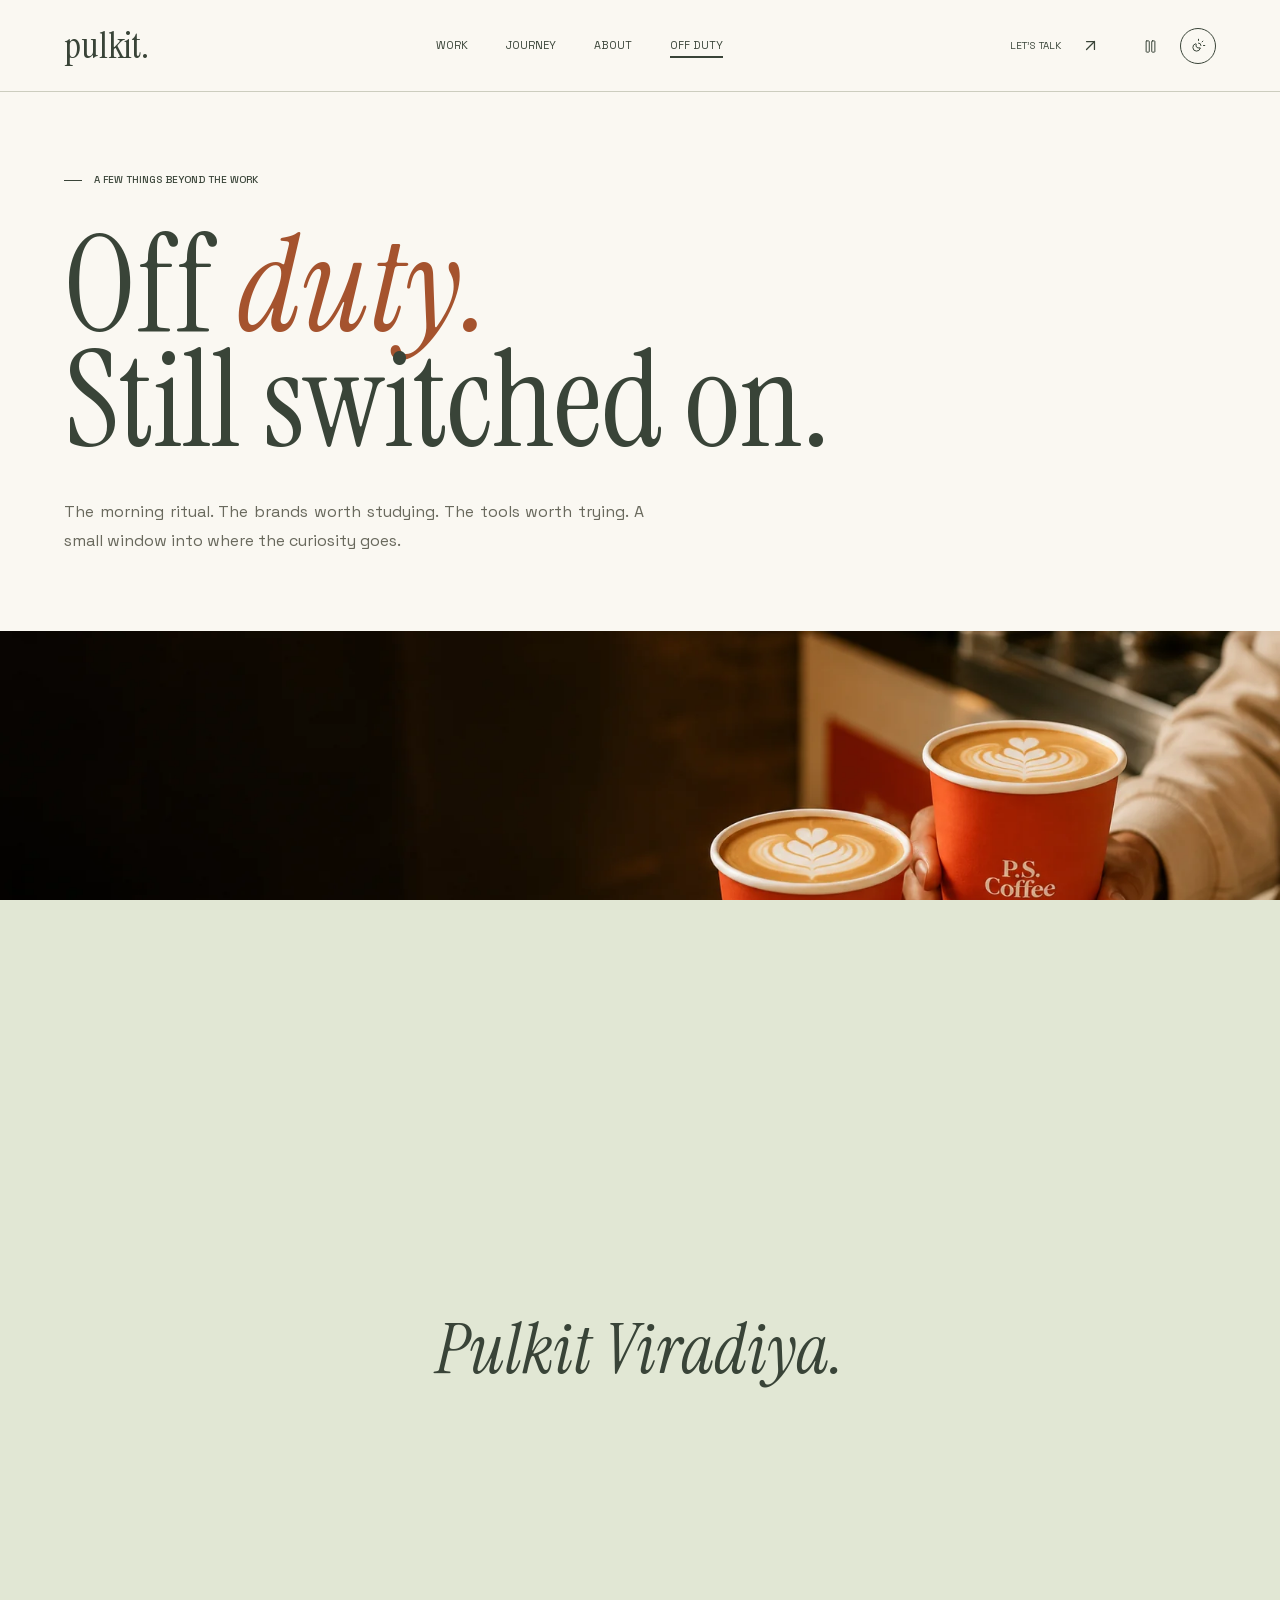
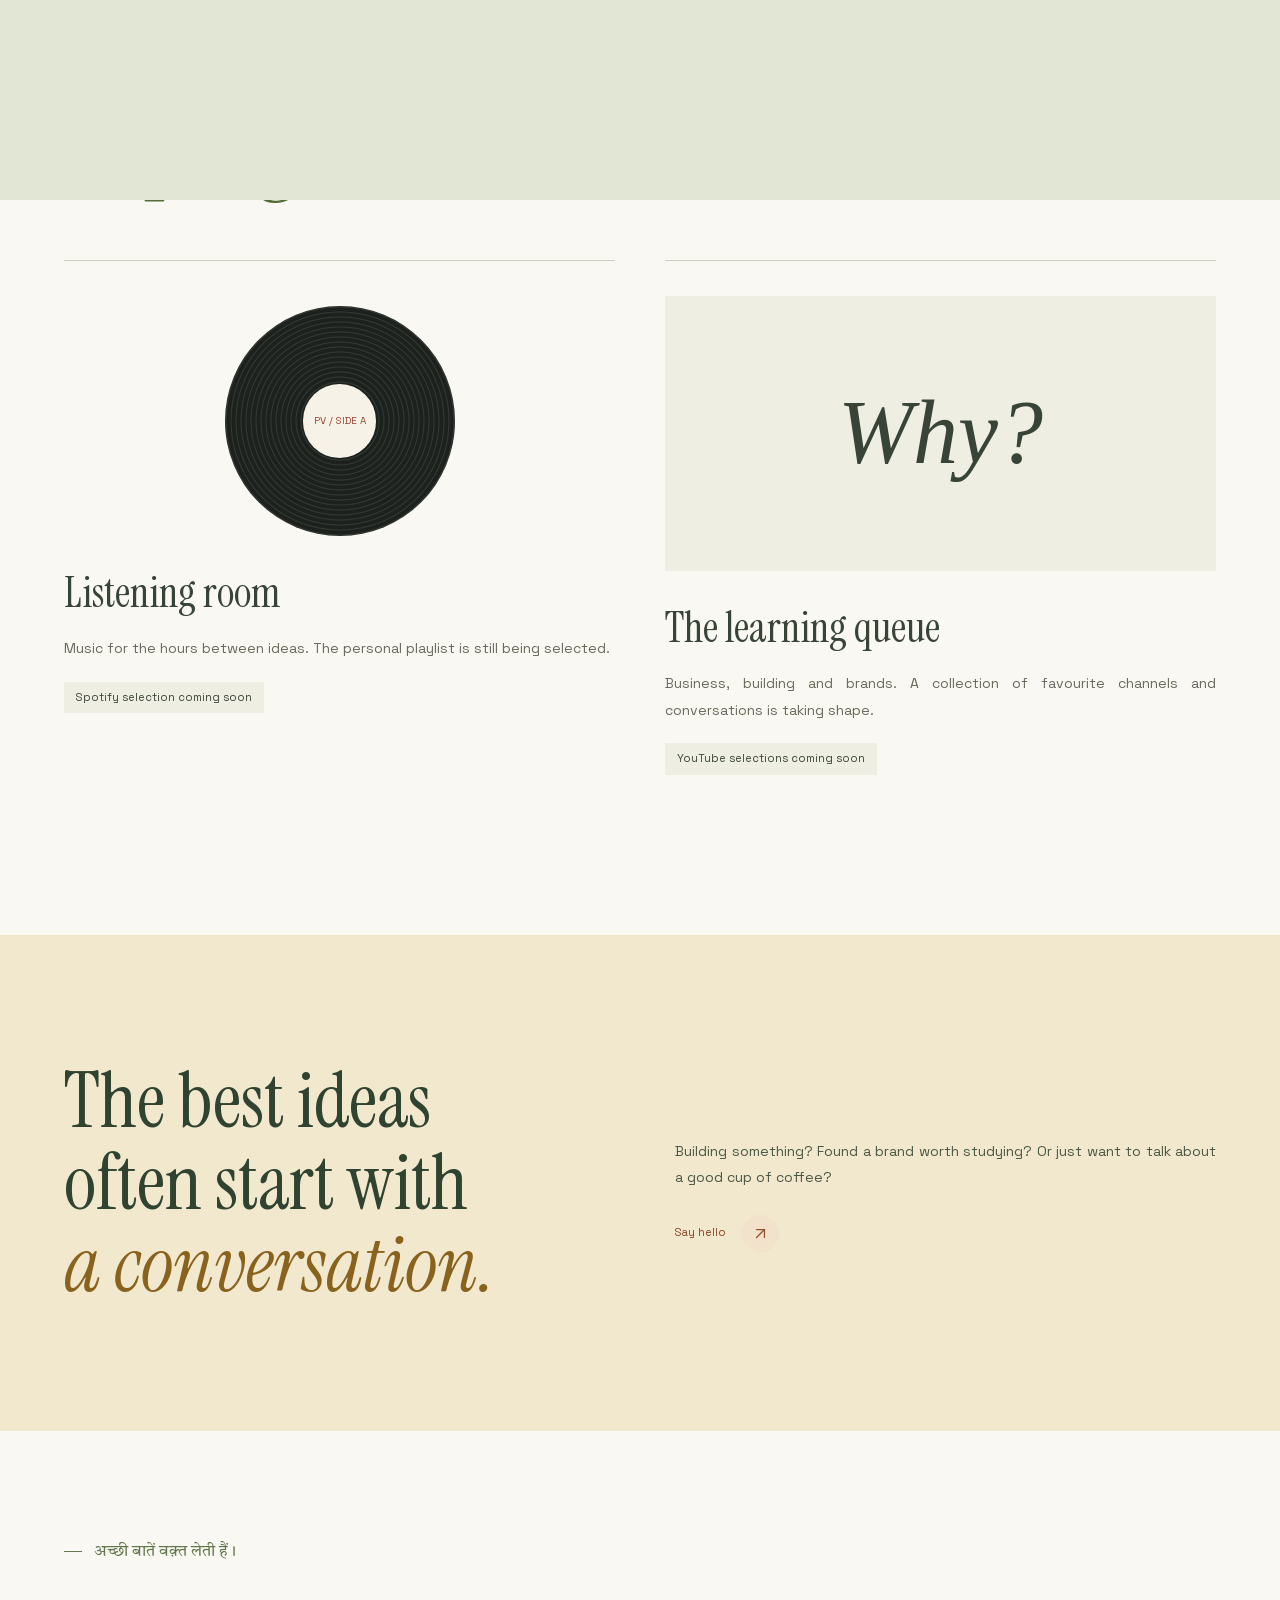
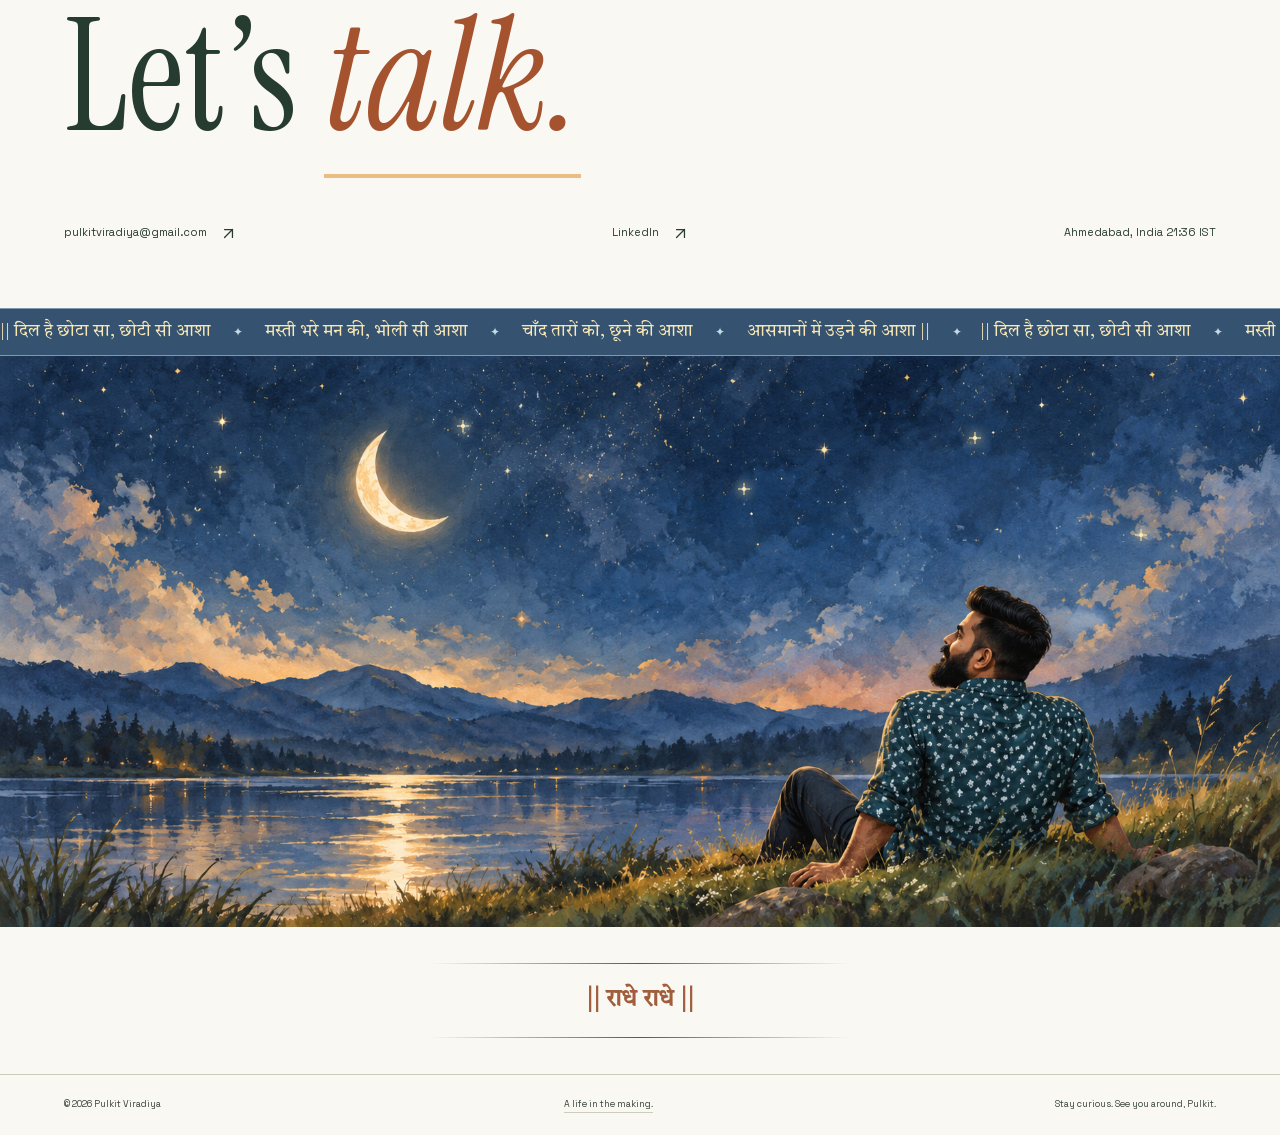
<file: off-duty.html>
<!DOCTYPE html>
<html lang="en" data-theme="light"><head>
<meta charset="UTF-8"><meta name="viewport" content="width=device-width, initial-scale=1.0">
<meta http-equiv="Content-Security-Policy" content="default-src 'self'; style-src 'self' 'unsafe-inline' https://fonts.googleapis.com; font-src 'self' https://fonts.gstatic.com; script-src 'self' 'unsafe-inline'; img-src 'self' data:; connect-src 'none'; base-uri 'self'; form-action 'none';">
<meta name="referrer" content="strict-origin-when-cross-origin"><meta http-equiv="Permissions-Policy" content="camera=(), microphone=(), geolocation=(), payment=()">
<link rel="icon" type="image/x-icon" href="favicon.ico"><link rel="icon" type="image/png" sizes="32x32" href="favicon-32x32.png"><link rel="apple-touch-icon" sizes="180x180" href="apple-touch-icon.png">
<meta name="robots" content="index, follow"><meta name="description" content="Pour-over coffee, brand teardowns, AI experiments and the interests beyond Pulkit Viradiya’s ventures.">
<meta name="color-scheme" content="light dark"><title>Off duty, still curious | Pulkit Viradiya</title>
<style>@font-face { font-family:'Instrument Serif'; src:url('concept-serif.woff2') format('woff2'); font-style:normal; font-weight:400; font-display:swap; }
@font-face { font-family:'Instrument Serif'; src:url('concept-serif-italic.woff2') format('woff2'); font-style:italic; font-weight:400; font-display:swap; }
@font-face { font-family:'Space Grotesk'; src:url('concept-sans.woff2') format('woff2'); font-style:normal; font-weight:300 700; font-display:swap; }
@font-face { font-family:'Tiro Devanagari Hindi'; src:url('concept-tiro-devanagari-hindi.woff2') format('woff2'); font-style:normal; font-weight:400; font-display:swap; }
@font-face { font-family:'Rasa'; src:url('concept-rasa-gujarati.woff2') format('woff2'); font-style:normal; font-weight:300 700; font-display:swap; }
:root {
  --bg: #f4f5f0;
  --ink: #20231f;
  --muted: #62675e;
  --line: #ced1c7;
  --accent: #d9f66f;
  --panel: #e8ebe3;
  --pad: 56px;
  --serif: Georgia, serif;
  --sans: "DM Sans", sans-serif;
  color-scheme: light;
}
[data-theme="dark"] {
  --bg: #191c19;
  --ink: #f4f5ef;
  --muted: #b7beb2;
  --line: #4d554b;
  --panel: #242a23;
  color-scheme: dark;
}
* {
  box-sizing: border-box;
  letter-spacing: 0;
}
html {
  scroll-behavior: smooth;
  scroll-padding-top: 90px;
}
body {
  margin: 0;
  background: var(--bg);
  color: var(--ink);
  font-family: var(--sans);
  font-size: 16px;
  line-height: 1.6;
}
h1,
h2,
h3,
h4,
p,
figure {
  margin: 0;
}
h1,
h2,
h3,
h4 {
  font-family: Manrope, sans-serif;
  line-height: 1.05;
  font-weight: 500;
}
h1 {
  font-size: 100px;
}
h2 {
  font-size: 62px;
}
h3 {
  font-size: 30px;
}
p {
  text-align: justify;
  max-width: 66ch;
  color: var(--muted);
}
p + p {
  margin-top: 20px;
}
a {
  color: inherit;
  text-decoration: none;
}
button,
input {
  font: inherit;
}
button {
  cursor: pointer;
  color: inherit;
}
a,
button,
summary {
  -webkit-tap-highlight-color: transparent;
}
a:focus-visible,
button:focus-visible,
summary:focus-visible {
  outline: 3px solid #739d23;
  outline-offset: 6px;
}
img {
  max-width: 100%;
  display: block;
}
button {
  border: 0;
}
::selection {
  background: #d9f66f;
  color: #20231f;
}
[hidden] {
  display: none !important;
}
.wrap {
  max-width: 1600px;
  margin: auto;
  padding-inline: var(--pad);
}
.section {
  padding-block: 100px;
}
.eyebrow {
  display: flex;
  align-items: center;
  gap: 12px;
  font-size: 11px;
  font-weight: 650;
  text-transform: uppercase;
}
.eyebrow:before {
  content: "";
  width: 7px;
  height: 7px;
  background: currentColor;
}
.serif {
  font-family: Georgia, serif;
  font-style: italic;
  font-weight: 400;
}
.muted {
  color: var(--muted);
}
.accent {
  color: #698322;
}
.skip {
  position: fixed;
  left: 20px;
  top: -100px;
  z-index: 100;
  background: var(--accent);
  padding: 15px;
  color: #20231f;
}
.skip:focus {
  top: 12px;
}
.icon {
  width: 19px;
  height: 19px;
  display: inline-block;
  vertical-align: middle;
  flex-shrink: 0;
  fill: none;
  stroke: currentColor;
  stroke-width: 1.6;
  stroke-linecap: round;
  stroke-linejoin: round;
}
.icon-btn {
  display: grid;
  place-items: center;
  width: 44px;
  height: 44px;
  background: transparent;
  border: 1px solid var(--line);
  border-radius: 50%;
  position: relative;
}
.icon-btn:after {
  content: attr(aria-label);
  position: absolute;
  top: 50px;
  right: 0;
  font-size: 11px;
  white-space: nowrap;
  padding: 4px 9px;
  background: var(--ink);
  color: var(--bg);
  opacity: 0;
  pointer-events: none;
}
.icon-btn:hover:after {
  opacity: 1;
}
.nav {
  height: 86px;
  position: sticky;
  top: 0;
  background: var(--bg);
  z-index: 30;
  border-bottom: 1px solid var(--line);
}
.nav-inner {
  height: 100%;
  display: flex;
  align-items: center;
  justify-content: space-between;
  gap: 25px;
}
.logo {
  font-size: 22px;
  font-weight: 700;
  line-height: 1;
}
.logo small {
  font-size: 11px;
  display: block;
  font-weight: 450;
  margin-top: 7px;
  color: var(--muted);
}
.nav-links {
  display: flex;
  gap: 30px;
  align-items: center;
  font-size: 13px;
}
.nav-links a {
  position: relative;
}
.nav-links a:after {
  content: "";
  position: absolute;
  height: 1px;
  left: 0;
  right: 100%;
  bottom: -4px;
  background: currentColor;
  transition: right 0.25s;
}
.nav-links a:hover:after,
.nav-links a[aria-current="page"]:after {
  right: 0;
}
.nav-tools {
  display: flex;
  gap: 10px;
  align-items: center;
}
.nav-contact {
  font-size: 12px;
  display: flex;
  align-items: center;
  gap: 16px;
  padding-right: 12px;
}
.mobile-menu {
  display: none;
}
.progress {
  height: 2px;
  background: #739d23;
  position: absolute;
  bottom: -1px;
  left: 0;
  width: 0;
  transition: width 0.1s linear;
}
.menu-dialog {
  border: 0;
  padding: 0;
  background: var(--bg);
  color: var(--ink);
  max-width: none;
  max-height: none;
  width: 100%;
  height: 100dvh;
}
.menu-dialog::backdrop {
  background: #111a;
}
.menu-top {
  display: flex;
  align-items: center;
  justify-content: space-between;
  padding: 28px var(--pad);
  border-bottom: 1px solid var(--line);
}
.menu-list {
  display: flex;
  flex-direction: column;
  padding: 30px var(--pad);
  gap: 10px;
}
.menu-list a {
  font-family: Manrope;
  font-size: 42px;
  line-height: 1.5;
  border-bottom: 1px solid var(--line);
}
.hero {
  background: #c5dad5;
  color: #20231f;
  position: relative;
  min-height: 570px;
  height: calc(100svh - 142px);
  max-height: 820px;
  overflow: hidden;
}
.hero-img {
  position: absolute;
  right: 0;
  top: 0;
  width: 54%;
  height: 100%;
  object-fit: cover;
  object-position: center 28%;
  mix-blend-mode: multiply;
}
.hero .wrap {
  position: relative;
  height: 100%;
  padding-top: 35px;
  padding-bottom: 42px;
  display: flex;
  flex-direction: column;
  justify-content: space-between;
  pointer-events: none;
}
.hero a {
  pointer-events: auto;
}
.hero-top {
  display: flex;
  justify-content: space-between;
  font-size: 11px;
}
.hero-top span:last-child {
  background: #c5dad5dd;
  padding: 2px 8px;
}
.hero-heading {
  font-size: 106px;
  line-height: 0.97;
  font-weight: 500;
  max-width: 750px;
  margin-top: 20px;
}
.hero-heading .serif {
  display: block;
}
.hero-caption {
  max-width: 370px;
  font-size: 17px;
  line-height: 1.5;
  color: #303e37;
  margin-top: 24px;
}
.hero-bottom {
  display: flex;
  align-items: end;
  justify-content: space-between;
  margin-top: 20px;
}
.text-link {
  display: inline-flex;
  align-items: center;
  gap: 24px;
  font-size: 13px;
  border-bottom: 1px solid currentColor;
  padding-bottom: 9px;
}
.text-link .icon {
  transition: transform 0.25s;
}
.text-link:hover .icon {
  transform: translate(3px, -3px);
}
.hero-stamp {
  background: var(--accent);
  color: #20231f;
  width: 140px;
  height: 140px;
  border-radius: 50%;
  display: flex;
  align-items: center;
  justify-content: center;
  text-align: center;
  transform: rotate(10deg);
  font-size: 12px;
  line-height: 1.4;
  font-weight: 650;
  margin-right: 30px;
}
.hero-stamp span {
  display: block;
}
.ticker {
  display: flex;
  align-items: center;
  justify-content: space-between;
  gap: 16px;
  padding-block: 18px;
  font-size: 11px;
  border-bottom: 1px solid var(--line);
}
.ticker-dot {
  width: 6px;
  height: 6px;
  background: #789334;
  border-radius: 50%;
  display: inline-block;
  margin-right: 8px;
}
.intro {
  display: grid;
  grid-template-columns: 1fr 2fr;
  gap: 70px;
}
.intro h2 {
  font-size: 46px;
  line-height: 1.2;
  max-width: 920px;
}
.intro p {
  margin-top: 30px;
  font-size: 17px;
  max-width: 600px;
}
.proof {
  display: grid;
  grid-template-columns: repeat(4, 1fr);
  margin-top: 65px;
  border-top: 1px solid var(--line);
  border-bottom: 1px solid var(--line);
}
.proof-item {
  padding: 28px 30px;
  border-right: 1px solid var(--line);
}
.proof-item:first-child {
  padding-left: 0;
}
.proof-item:last-child {
  border: 0;
}
.proof-number {
  font-size: 48px;
  line-height: 1.1;
  font-family: Manrope;
  font-weight: 500;
}
.proof-label {
  font-size: 11px;
  color: var(--muted);
  margin-top: 12px;
}
.section-head {
  display: flex;
  align-items: end;
  justify-content: space-between;
  gap: 30px;
  margin-bottom: 40px;
}
.section-head .eyebrow {
  margin-bottom: 22px;
}
.section-head h2 {
  max-width: 850px;
}
.work-grid {
  display: grid;
  grid-template-columns: 1fr 1fr;
  gap: 52px 26px;
}
.work-item {
  min-width: 0;
}
.work-item:first-child {
  grid-column: 1/-1;
}
.work-art {
  position: relative;
  background: var(--tile, #d9f66f);
  color: #20231f;
  min-height: 320px;
  aspect-ratio: 1.5;
  overflow: hidden;
  display: flex;
  flex-direction: column;
  justify-content: space-between;
  padding: 32px;
}
.work-item:first-child .work-art {
  aspect-ratio: 2.35;
}
.work-art img {
  position: absolute;
  inset: 0;
  width: 100%;
  height: 100%;
  object-fit: cover;
  transition: transform 0.75s cubic-bezier(0.2, 0.65, 0.2, 1);
}
.work-item:hover .work-art img {
  transform: scale(1.035);
}
.art-label {
  position: relative;
  z-index: 1;
  align-self: flex-start;
  font-size: 10px;
  background: #f4f5f0;
  color: #20231f;
  padding: 7px 12px;
  border-radius: 2px;
}
.art-copy {
  position: relative;
  z-index: 1;
  font-size: 76px;
  line-height: 0.95;
  font-family: Manrope;
  font-weight: 650;
}
.art-copy span {
  display: block;
}
.art-foot {
  position: relative;
  z-index: 1;
  font-size: 12px;
}
.art-index {
  position: absolute;
  bottom: 22px;
  right: 24px;
  background: #f4f5f0;
  color: #20231f;
  width: 46px;
  height: 46px;
  display: grid;
  place-items: center;
  border-radius: 50%;
  transition:
    background 0.2s,
    transform 0.2s;
}
.work-item:hover .art-index {
  background: #d9f66f;
  transform: rotate(45deg);
}
.work-meta {
  display: flex;
  align-items: start;
  justify-content: space-between;
  gap: 20px;
  margin-top: 19px;
}
.work-meta h3 {
  font-size: 24px;
}
.work-meta p {
  font-size: 13px;
  margin-top: 7px;
}
.work-meta > span {
  font-size: 11px;
  color: var(--muted);
  white-space: nowrap;
}
.work-art.photo .art-copy {
  font-size: 54px;
  background: #f4f5f0;
  padding: 16px;
  align-self: start;
  max-width: 70%;
}
.ribbon-art {
  position: absolute;
  inset: auto -40px 100px;
  transform: rotate(-12deg);
  background: #23251f;
  color: #edffa3;
  padding: 18px 0;
  text-align: center;
  font-family: Manrope;
  font-size: 40px;
}
.candy-art .art-copy {
  font-size: 80px;
  max-width: 700px;
}
.ximi-art .art-copy {
  font-size: 58px;
}
.art-grid {
  position: absolute;
  inset: 0;
  background-image:
    linear-gradient(#20231f18 1px, transparent 1px),
    linear-gradient(90deg, #20231f18 1px, transparent 1px);
  background-size: 60px 60px;
}
.work-item:focus-visible .work-art {
  outline: 3px solid #739d23;
  outline-offset: 4px;
}
.dark-band {
  background: #20251f;
  color: #f4f5f0;
}
.dark-band p {
  color: #c5cbbc;
}
.dark-band .eyebrow {
  color: #d9f66f;
}
.thesis {
  font-size: 70px;
  max-width: 1050px;
  line-height: 1.12;
  margin-top: 40px;
}
.thesis .serif {
  color: #d9f66f;
}
.process {
  display: grid;
  grid-template-columns: repeat(3, 1fr);
  gap: 35px;
  margin-top: 60px;
}
.process article {
  border-top: 1px solid #646e60;
  padding-top: 25px;
}
.process article > span {
  font-size: 11px;
  color: #c5cbbc;
}
.process h3 {
  font-size: 24px;
  margin: 25px 0 16px;
}
.process p {
  font-size: 14px;
}
.journey-strip {
  display: grid;
  grid-template-columns: 1fr 1fr;
  gap: 70px;
  align-items: center;
}
.journey-image {
  aspect-ratio: 1;
  object-fit: cover;
  width: 100%;
  max-height: 540px;
  object-position: center 20%;
}
.journey-strip h2 {
  margin-top: 24px;
}
.journey-strip p {
  margin: 28px 0;
}
.journey-strip .eyebrow {
  margin-top: 20px;
}
.chapter-list {
  margin-top: 45px;
}
.chapter-row {
  display: grid;
  grid-template-columns: 70px 1fr 24px;
  gap: 20px;
  align-items: center;
  padding: 24px 0;
  border-top: 1px solid var(--line);
}
.chapter-row:last-child {
  border-bottom: 1px solid var(--line);
}
.chapter-row > span:first-child {
  font-size: 12px;
  color: var(--muted);
}
.chapter-row strong {
  font-size: 22px;
  font-weight: 500;
}
.chapter-row:hover {
  color: #698322;
}
.off-duty-teaser {
  background: #d9f66f;
  color: #20231f;
}
.off-duty-teaser p {
  color: #414d2e;
}
.off-duty-teaser .wrap {
  display: grid;
  grid-template-columns: 1fr 1fr;
  gap: 70px;
  align-items: center;
}
.off-duty-teaser h2 {
  font-size: 65px;
}
.off-duty-teaser p {
  margin: 24px 0;
}
.small-index {
  font-size: 11px;
  text-transform: uppercase;
  margin-bottom: 30px;
}
.contact-section {
  padding-block: 100px 55px;
}
.contact-section h2 {
  font-size: 96px;
  margin: 25px 0 50px;
}
.contact-section h2 a {
  border-bottom: 2px solid var(--ink);
}
.contact-meta {
  display: flex;
  justify-content: space-between;
  gap: 25px;
  flex-wrap: wrap;
  font-size: 13px;
}
.contact-meta a {
  display: inline-flex;
  gap: 12px;
  align-items: center;
}
.radhe-section {
  text-align: center;
  padding: 36px var(--pad);
}
.radhe-rule {
  border: none;
  height: 1px;
  background: linear-gradient(
    to right,
    transparent,
    #b5872a 30%,
    #b5872a 70%,
    transparent
  );
  margin: 0 auto;
  max-width: 420px;
}
.radhe-text {
  font-family: var(--serif);
  font-size: 1.65rem;
  font-weight: 700;
  letter-spacing: 0;
  color: #947023;
  padding: 1.1rem 0;
  display: block;
}
[data-theme="dark"] .radhe-rule {
  background: linear-gradient(
    to right,
    transparent,
    #e8c46a 30%,
    #e8c46a 70%,
    transparent
  );
}
[data-theme="dark"] .radhe-text {
  color: #e8c46a;
}
.footer {
  padding-block: 22px;
  border-top: 1px solid var(--line);
  font-size: 11px;
}
.footer .wrap {
  display: flex;
  justify-content: space-between;
  gap: 20px;
}
.footer a {
  border-bottom: 1px solid var(--line);
}
.page-hero {
  padding-block: 66px 65px;
}
.page-hero h1 {
  margin: 35px 0 28px;
  max-width: 1200px;
}
.page-hero p {
  max-width: 630px;
  font-size: 19px;
}
.page-hero .hero-meta {
  margin-top: 42px;
  display: flex;
  gap: 25px;
  flex-wrap: wrap;
  font-size: 12px;
}
.hero-meta > span {
  padding-right: 25px;
  border-right: 1px solid var(--line);
}
.hero-meta > span:last-child {
  border: 0;
}
.case-top {
  background: var(--case, #d9f66f);
  color: #20231f;
}
.case-top p {
  color: #364034;
}
.case-top .hero-meta > span {
  border-color: #20231f44;
}
.case-cover {
  position: relative;
  max-height: 700px;
  overflow: hidden;
}
.case-cover img {
  width: 100%;
  height: 520px;
  object-fit: cover;
}
.case-cover figcaption {
  position: absolute;
  bottom: 15px;
  left: var(--pad);
  font-size: 10px;
  background: #f4f5f0;
  color: #20231f;
  padding: 5px 10px;
  max-width: 80%;
}
.case-graphic {
  height: 400px;
  background: #20251f;
  color: var(--case);
  display: flex;
  align-items: center;
  justify-content: center;
  gap: 45px;
  overflow: hidden;
}
.case-graphic strong {
  font-family: Manrope;
  font-weight: 500;
  font-size: 122px;
}
.case-graphic span {
  font-size: 22px;
  max-width: 260px;
  line-height: 1.5;
}
.case-nav {
  padding-block: 20px;
  border-bottom: 1px solid var(--line);
  display: flex;
  gap: 28px;
  font-size: 12px;
  flex-wrap: wrap;
}
.case-section {
  display: grid;
  grid-template-columns: 1fr 2fr;
  gap: 70px;
  padding-block: 80px;
  border-bottom: 1px solid var(--line);
}
.case-section h2 {
  font-size: 40px;
  max-width: 330px;
}
.case-section .eyebrow {
  margin-bottom: 24px;
}
.case-section h3 {
  font-size: 26px;
  margin-bottom: 18px;
}
.case-section .prose {
  max-width: 800px;
}
.case-section p {
  font-size: 17px;
  line-height: 1.8;
}
.decision {
  padding-block: 28px;
  border-top: 1px solid var(--line);
}
.decision:first-child {
  padding-top: 0;
  border: 0;
}
.decision > span {
  display: block;
  font-size: 11px;
  margin-bottom: 14px;
  color: var(--muted);
}
.detail-list {
  margin-top: 20px;
}
.detail-list details {
  border-top: 1px solid var(--line);
  padding: 22px 0;
}
.detail-list details:last-child {
  border-bottom: 1px solid var(--line);
}
.detail-list summary {
  cursor: pointer;
  display: flex;
  align-items: center;
  justify-content: space-between;
  gap: 20px;
  list-style: none;
  font-size: 19px;
}
.detail-list summary::-webkit-details-marker {
  display: none;
}
.detail-list summary .icon {
  transition: transform 0.25s;
}
.detail-list details[open] summary .icon {
  transform: rotate(45deg);
}
.detail-list details p {
  margin-top: 18px;
  font-size: 16px;
}
.next-chapter {
  padding-block: 80px;
}
.next-chapter a {
  display: flex;
  justify-content: space-between;
  align-items: center;
  margin-top: 30px;
  border-top: 1px solid var(--line);
  padding-top: 30px;
  font-size: 60px;
  line-height: 1.1;
}
.next-chapter .icon {
  width: 44px;
  height: 44px;
}
.filter-bar {
  display: flex;
  gap: 8px;
  flex-wrap: wrap;
  margin-bottom: 40px;
}
.filter-bar button {
  padding: 10px 18px;
  border: 1px solid var(--line);
  border-radius: 2px;
  background: transparent;
  font-size: 12px;
}
.filter-bar button[aria-pressed="true"] {
  background: var(--ink);
  color: var(--bg);
  border-color: var(--ink);
}
.timeline {
  margin-top: 40px;
}
.timeline-row {
  display: grid;
  grid-template-columns: 145px 1fr;
  gap: 50px;
  padding: 42px 0;
  border-top: 1px solid var(--line);
}
.timeline-year {
  font-size: 30px;
  font-family: Manrope;
  line-height: 1.2;
}
.timeline-year small {
  display: block;
  margin-top: 12px;
  font-size: 11px;
  font-family: var(--sans);
  color: var(--muted);
  line-height: 1.6;
}
.timeline-body {
  border-left: 2px solid var(--entry, #719538);
  padding-left: 35px;
}
.timeline-body .eyebrow {
  color: var(--muted);
  margin-bottom: 20px;
}
.timeline-body h3 {
  font-size: 32px;
  margin-bottom: 20px;
}
.timeline-body p {
  margin-top: 14px;
}
.timeline-body .text-link {
  margin-top: 25px;
}
.t-venture-link {
  color: inherit;
  text-decoration: none;
}
.timeline-counter {
  font-size: 12px;
  color: var(--muted);
  margin-bottom: 25px;
}
.portrait-section {
  display: grid;
  grid-template-columns: 1fr 1fr;
  gap: 70px;
  align-items: center;
}
.portrait-section > img {
  width: 100%;
  height: 640px;
  object-fit: cover;
  object-position: center 20%;
}
.portrait-section h2 {
  font-size: 52px;
  margin-bottom: 30px;
}
.portrait-section p {
  margin-top: 20px;
}
.quote {
  font-family: Georgia, serif;
  font-style: italic;
  font-size: 46px;
  line-height: 1.2;
  margin: 30px 0;
}
.education-row {
  display: grid;
  grid-template-columns: 180px 1fr;
  gap: 30px;
  padding: 30px 0;
  border-top: 1px solid var(--line);
}
.education-row h3 {
  font-size: 24px;
  line-height: 1.3;
}
.education-row p {
  margin-top: 10px;
}
.education-row > span {
  font-size: 14px;
  color: var(--muted);
}
.listening {
  display: grid;
  grid-template-columns: 1fr 1fr;
  gap: 50px;
  margin-top: 50px;
}
.listening h3 {
  margin-bottom: 20px;
}
.vinyl {
  width: 230px;
  aspect-ratio: 1;
  border-radius: 50%;
  background: repeating-radial-gradient(
    circle,
    #1d211e 0px,
    #1d211e 3px,
    #343a33 4px,
    #1d211e 5px
  );
  position: relative;
  margin: 10px auto 35px;
  animation: spin 18s linear infinite;
  animation-play-state: paused;
}
.vinyl:after {
  content: "PV / SIDE A";
  position: absolute;
  inset: 34%;
  display: grid;
  place-items: center;
  background: #d9f66f;
  border-radius: 50%;
  color: #20231f;
  font-size: 10px;
}
.listening article:hover .vinyl {
  animation-play-state: running;
}
.listening article {
  padding: 35px 0;
  border-top: 1px solid var(--line);
}
.listening .status {
  display: inline-block;
  padding: 7px 12px;
  background: var(--panel);
  font-size: 11px;
  margin-top: 20px;
}
.interests {
  display: grid;
  grid-template-columns: repeat(3, 1fr);
  gap: 30px;
}
.interests article {
  border-top: 1px solid var(--line);
  padding-top: 25px;
}
.interests h3 {
  margin: 25px 0 20px;
  font-size: 25px;
}
.interests > article > span {
  font-size: 11px;
  color: var(--muted);
}
.languages {
  display: flex;
  flex-wrap: wrap;
  gap: 30px;
  margin-top: 30px;
}
.languages span {
  padding: 14px 0;
  border-bottom: 1px solid var(--line);
  flex: 1;
  min-width: 150px;
}
.languages small {
  display: block;
  color: var(--muted);
}
.coffee-wide {
  width: 100%;
  height: 440px;
  object-fit: cover;
}
.reveal {
  opacity: 1;
  transform: none;
}
.motion-ready .reveal.pending {
  opacity: 0;
  transform: translateY(22px);
}
.motion-ready .reveal {
  transition:
    opacity 0.65s ease,
    transform 0.65s cubic-bezier(0.2, 0.65, 0.2, 1);
}
@keyframes spin {
  to {
    transform: rotate(360deg);
  }
}
@view-transition {
  navigation: auto;
}
::view-transition-old(root) {
  animation: fade-out 0.15s ease;
}
::view-transition-new(root) {
  animation: fade-in 0.3s ease;
}
@keyframes fade-in {
  from {
    opacity: 0;
    transform: translateY(8px);
  }
}
@keyframes fade-out {
  to {
    opacity: 0;
  }
}
[data-motion="off"] *,
[data-motion="off"] *:before,
[data-motion="off"] *:after {
  animation: none !important;
  transition: none !important;
  scroll-behavior: auto !important;
}
[data-motion="off"] .reveal {
  opacity: 1 !important;
  transform: none !important;
}
@media (min-width: 1650px) {
  .hero-heading {
    font-size: 132px;
  }
  .hero-caption {
    font-size: 20px;
  }
  .hero .wrap {
    padding-block: 45px;
  }
  .hero-img {
    object-position: center 32%;
  }
}
@media (max-width: 1100px) {
  :root {
    --pad: 32px;
  }
  .nav-links {
    gap: 20px;
  }
  .nav-contact {
    display: none;
  }
  .hero-heading {
    font-size: 86px;
  }
  .hero-caption {
    max-width: 310px;
  }
  .hero-img {
    width: 56%;
  }
  h1 {
    font-size: 80px;
  }
  h2 {
    font-size: 50px;
  }
  .intro {
    gap: 35px;
    grid-template-columns: 1fr 2.4fr;
  }
  .intro h2 {
    font-size: 38px;
  }
  .proof-number {
    font-size: 36px;
  }
  .proof-item {
    padding-inline: 20px;
  }
  .art-copy,
  .candy-art .art-copy {
    font-size: 62px;
  }
  .work-art.photo .art-copy {
    font-size: 42px;
  }
  .thesis {
    font-size: 56px;
  }
  .case-section {
    gap: 40px;
  }
  .portrait-section {
    gap: 35px;
  }
  .contact-section h2 {
    font-size: 76px;
  }
  .case-graphic strong {
    font-size: 100px;
  }
  .off-duty-teaser .wrap {
    gap: 40px;
  }
}
@media (max-width: 760px) {
  :root {
    --pad: 22px;
  }
  .nav {
    height: 76px;
  }
  .nav-links {
    display: none;
  }
  .mobile-menu {
    display: grid;
  }
  .nav-tools {
    gap: 7px;
  }
  .logo {
    font-size: 20px;
  }
  .logo small {
    font-size: 10px;
  }
  .icon-btn {
    width: 38px;
    height: 38px;
  }
  .nav-tools .motion-toggle {
    display: none;
  }
  .hero {
    height: calc(100svh - 128px);
    min-height: 610px;
    max-height: 800px;
  }
  .hero-img {
    width: 100%;
    height: 100%;
    object-position: 66% center;
    opacity: 0.67;
    mix-blend-mode: multiply;
  }
  .hero .wrap {
    padding-top: 24px;
    padding-bottom: 26px;
  }
  .hero-top {
    font-size: 10px;
    gap: 10px;
  }
  .hero-top span:last-child {
    display: none;
  }
  .hero-heading {
    font-size: 64px;
    line-height: 1.02;
    margin-top: 0;
    text-shadow: 0 0 28px #c5dad5;
  }
  .hero-caption {
    font-size: 15px;
    max-width: 290px;
    color: #20231f;
    background: #c5dad5ed;
    padding: 12px 15px;
    margin-top: 24px;
  }
  .hero-bottom {
    align-items: center;
  }
  .hero-bottom .text-link {
    background: #d9f66f;
    border: 0;
    padding: 12px;
  }
  .hero-stamp {
    width: 100px;
    height: 100px;
    font-size: 10px;
    margin: 0;
  }
  .hero-name-block {
    margin-top: 70px;
  }
  .ticker {
    font-size: 10px;
    gap: 10px;
  }
  .ticker > span:nth-child(2) {
    display: none;
  }
  .section {
    padding-block: 65px;
  }
  .intro {
    grid-template-columns: 1fr;
    gap: 25px;
  }
  .intro h2 {
    font-size: 32px;
  }
  .intro p {
    font-size: 16px;
    margin-top: 20px;
  }
  .proof {
    grid-template-columns: 1fr 1fr;
    margin-top: 40px;
  }
  .proof-item {
    padding: 24px 18px !important;
  }
  .proof-item:nth-child(2) {
    border-right: 0;
  }
  .proof-item:nth-child(-n + 2) {
    border-bottom: 1px solid var(--line);
  }
  .proof-number {
    font-size: 36px;
  }
  .proof-label {
    font-size: 10px;
  }
  .section-head {
    align-items: start;
    flex-direction: column;
    gap: 22px;
    margin-bottom: 30px;
  }
  h1 {
    font-size: 58px;
  }
  h2 {
    font-size: 40px;
  }
  .work-grid {
    grid-template-columns: 1fr;
    gap: 35px;
  }
  .work-item:first-child {
    grid-column: auto;
  }
  .work-art,
  .work-item:first-child .work-art {
    aspect-ratio: 1.12;
    min-height: 280px;
    padding: 22px;
  }
  .art-copy,
  .candy-art .art-copy {
    font-size: 58px;
  }
  .work-art.photo .art-copy {
    font-size: 37px;
    max-width: 85%;
  }
  .work-meta h3 {
    font-size: 22px;
  }
  .work-meta p {
    font-size: 12px;
  }
  .work-meta > span {
    font-size: 10px;
  }
  .thesis {
    font-size: 42px;
  }
  .process {
    grid-template-columns: 1fr;
    gap: 30px;
    margin-top: 40px;
  }
  .process h3 {
    margin-top: 15px;
  }
  .journey-strip,
  .off-duty-teaser .wrap {
    grid-template-columns: 1fr;
    gap: 35px;
  }
  .journey-image {
    max-height: 440px;
  }
  .off-duty-teaser h2 {
    font-size: 46px;
  }
  .chapter-row strong {
    font-size: 21px;
  }
  .contact-section {
    padding-block: 60px 30px;
  }
  .contact-section h2 {
    font-size: 50px;
    margin-bottom: 35px;
  }
  .contact-meta {
    flex-direction: column;
    gap: 20px;
  }
  .footer .wrap {
    flex-wrap: wrap;
    font-size: 10px;
  }
  .footer .wrap > span:last-child {
    display: none;
  }
  .page-hero {
    padding-block: 40px 42px;
  }
  .page-hero h1 {
    margin-block: 28px 22px;
    overflow-wrap: break-word;
  }
  .page-hero p {
    font-size: 17px;
  }
  .page-hero .hero-meta {
    gap: 12px;
    font-size: 11px;
    margin-top: 28px;
  }
  .hero-meta > span {
    padding-right: 12px;
  }
  .case-cover img {
    height: 300px;
  }
  .case-cover figcaption {
    font-size: 9px;
  }
  .case-graphic {
    height: 270px;
    gap: 20px;
    padding: 22px;
  }
  .case-graphic strong {
    font-size: 72px;
  }
  .case-graphic span {
    font-size: 16px;
    max-width: 140px;
  }
  .case-section {
    grid-template-columns: 1fr;
    gap: 30px;
    padding-block: 55px;
  }
  .case-section h2 {
    font-size: 37px;
    max-width: 100%;
  }
  .case-section p {
    font-size: 16px;
  }
  .case-nav {
    gap: 20px;
    font-size: 11px;
  }
  .next-chapter {
    padding-block: 55px;
  }
  .next-chapter a {
    font-size: 38px;
    gap: 20px;
  }
  .next-chapter .icon {
    width: 28px;
    height: 28px;
  }
  .timeline-row {
    grid-template-columns: 1fr;
    gap: 22px;
    padding: 35px 0;
  }
  .timeline-year {
    font-size: 27px;
    display: flex;
    align-items: center;
    gap: 20px;
  }
  .timeline-year small {
    margin: 0;
  }
  .timeline-body {
    padding-left: 20px;
  }
  .timeline-body h3 {
    font-size: 27px;
  }
  .filter-bar {
    gap: 6px;
  }
  .filter-bar button {
    padding: 9px 11px;
    font-size: 11px;
  }
  .portrait-section {
    grid-template-columns: 1fr;
    gap: 40px;
  }
  .portrait-section > img {
    height: 430px;
  }
  .portrait-section h2 {
    font-size: 39px;
  }
  .quote {
    font-size: 35px;
  }
  .education-row {
    grid-template-columns: 1fr;
    gap: 15px;
  }
  .education-row h3 {
    font-size: 22px;
  }
  .listening,
  .interests {
    grid-template-columns: 1fr;
    gap: 30px;
  }
  .coffee-wide {
    height: 280px;
  }
  .radhe-section {
    padding-block: 28px;
  }
  .icon-btn:after {
    display: none;
  }
}
@media (max-width: 370px) {
  .hero-heading {
    font-size: 55px;
  }
  h1 {
    font-size: 50px;
  }
  .hero-stamp {
    width: 82px;
    height: 82px;
  }
  .hero-caption {
    max-width: 250px;
  }
  .hero .wrap {
    padding-bottom: 20px;
  }
  .proof-number {
    font-size: 31px;
  }
  .nav-tools {
    gap: 5px;
  }
  .icon-btn {
    width: 34px;
    height: 34px;
  }
  .contact-section h2 {
    font-size: 43px;
  }
}
.hero-img {
  mask-image: linear-gradient(to right, transparent, #000 14%);
}
.work-art {
  width: 100%;
  min-height: 0;
}
.art-copy:empty {
  display: none;
}
.thesis {
  overflow-wrap: break-word;
}
@media (max-width: 760px) {
  .hero-img {
    mask-image: none;
    opacity: 0.92;
  }
  .hero-name-block {
    margin: 0;
  }
  .hero-heading {
    position: absolute;
    top: 70px;
    left: var(--pad);
    right: var(--pad);
    font-size: 43px;
    white-space: nowrap;
    text-shadow: none;
  }
  .hero-heading .serif {
    display: inline;
    margin-left: 8px;
  }
  .hero-caption {
    position: absolute;
    bottom: 155px;
    left: var(--pad);
    font-size: 14px;
    margin: 0;
    max-width: 275px;
  }
  .hero-bottom {
    margin-top: auto;
    width: 100%;
  }
  .hero-top {
    max-width: 100%;
  }
  .hero-top .eyebrow {
    font-size: 9px;
  }
}
@media (max-width: 370px) {
  .hero-heading {
    font-size: 36px;
  }
  .hero-caption {
    bottom: 140px;
  }
  .thesis {
    font-size: 36px;
  }
  .art-copy,
  .candy-art .art-copy,
  .ximi-art .art-copy {
    font-size: 43px;
  }
  .work-art,
  .work-item:first-child .work-art {
    min-height: 0;
  }
  .work-meta {
    flex-wrap: wrap;
    gap: 10px;
  }
}
@media (prefers-reduced-motion: reduce) {
  html {
    scroll-behavior: auto;
  }
  *,
  *:before,
  *:after {
    animation: none !important;
    transition: none !important;
  }
  .motion-ready .reveal.pending {
    opacity: 1;
    transform: none;
  }
  ::view-transition-old(root),
  ::view-transition-new(root) {
    animation: none !important;
  }
}

/* Second direction: cinematic portraiture and editorial pacing. */
.site-intro { display:none; position:fixed; inset:0; z-index:100; background:#f5f0e6; color:#273c30; overflow:hidden; }
.has-js .site-intro { display:grid; place-items:center; animation:site-intro-failsafe 1ms 8s forwards; }
.site-intro-brand { position:absolute; top:36px; left:var(--pad); font:italic 31px/1 'Instrument Serif', Georgia, serif; color:#55705a; }
.site-intro-stage { position:relative; width:min(100% - 48px, 900px); min-height:150px; display:grid; place-items:center; text-align:center; }
.site-intro-line { position:absolute; width:100%; font:400 54px/1.4 var(--hindi); letter-spacing:0; }
.site-intro-first { opacity:1; transform:translateY(0); transition:opacity .35s ease, transform .5s cubic-bezier(.16,1,.3,1); }
.site-intro-second { color:#94612f; opacity:0; transform:translateY(14px); transition:opacity .5s ease .3s, transform .6s cubic-bezier(.16,1,.3,1) .3s; }
.site-intro[data-step='second'] .site-intro-first { opacity:0; transform:translateY(-14px); }
.site-intro[data-step='second'] .site-intro-second { opacity:1; transform:translateY(0); }
.site-intro-rule { position:absolute; bottom:8px; left:50%; width:92px; height:1px; background:#b9875a; transform:translateX(-50%) scaleX(.35); transition:transform .8s ease; }
.site-intro[data-step='second'] .site-intro-rule { transform:translateX(-50%) scaleX(1); }
.site-intro.is-leaving { opacity:0; visibility:hidden; pointer-events:none; transition:opacity .65s ease, visibility .65s ease; }
@keyframes site-intro-failsafe { to { visibility:hidden; pointer-events:none; } }
@media(max-width:640px) { .site-intro-brand { top:24px; left:24px; font-size:28px; } .site-intro-stage { min-height:190px; } .site-intro-line { font-size:32px; } }
@media(prefers-reduced-motion:reduce) { .has-js .site-intro { display:none; } }
[data-motion='off'] .site-intro { display:none; }
:root {
  --bg: #f7f2e8;
  --ink: #273c30;
  --muted: #686353;
  --line: #c9c1af;
  --accent: #ad4935;
  --panel: #ece5d6;
  --serif: 'Instrument Serif', Georgia, serif;
  --sans: 'Space Grotesk', Arial, sans-serif;
  --hindi: 'Tiro Devanagari Hindi', 'Kohinoor Devanagari', serif;
  --gujarati: 'Rasa', 'Gujarati Sangam MN', serif;
  --pad: 64px;
}
:lang(hi) { font-family:var(--hindi); }
:lang(gu) { font-family:var(--gujarati); }
[data-theme='dark'] { --bg:#243b30; --ink:#f7f2e8; --muted:#d0cbb9; --line:#7a8570; --panel:#30493a; --accent:#f7f2e8; }
body { font-family:var(--sans); font-size:15px; }
h1,h2,h3,h4,.serif,.quote { font-family:var(--serif); font-weight:400; }
h2 { font-size:80px; }
.serif { font-style:italic; }
.eyebrow,.small-index { font-size:10px; font-weight:500; }
.eyebrow:before { width:18px; height:1px; }
.nav { position:fixed; width:100%; height:92px; background:var(--bg); transition:background .4s,color .4s; }
.nav-inner { max-width:none; }
.logo { font-family:var(--serif); font-size:37px; font-weight:500; }
.logo small { display:none; }
.nav-links { gap:38px; font-size:11px; text-transform:uppercase; }
.nav-tools { gap:12px; }
.nav-contact { text-transform:uppercase; font-size:10px; gap:20px; padding-right:20px; }
.icon-btn { width:36px; height:36px; border-color:currentColor; }
.icon-btn .icon { width:15px; height:15px; }
.nav-tools .motion-toggle { border:0; }
.motion-off { display:none; }
[data-motion='off'] .motion-on { display:none; }
[data-motion='off'] .motion-off { display:inline; }
.progress { background:#939f7b; }
body:not(.page-index) main { padding-top:92px; }
.page-index .nav,.page-work .nav { background:transparent; border-bottom:1px solid #ffffff24; color:#efefe9; }
.page-index .nav.scrolled,.page-work .nav.scrolled { background:#171a16f5; backdrop-filter:blur(14px); }
.page-work main { padding-top:0!important; }
.hero { min-height:650px; height:94svh; max-height:1150px; background:#141513; color:#f1f0e8; isolation:isolate; }
.hero-img { width:100%; height:100%; inset:0; object-fit:cover; object-position:70% 43%; opacity:1; filter:none; mask-image:none; mix-blend-mode:normal; will-change:transform; }
.hero-original .hero-img { width:68%;left:auto;right:0;filter:grayscale(1) brightness(.6);mask-image:linear-gradient(to right,transparent,#000 35%);object-position:center 28%; }
.hero-shade { position:absolute; inset:0; background:#10120f12; pointer-events:none; }
.hero .wrap { padding-top:142px; padding-bottom:34px; max-width:none; justify-content:space-between; }
.hero-top { align-items:center; font-size:10px; }
.hero-top span:last-child { background:none; padding:0; }
.hero-top .eyebrow { font-size:10px; }
.hero-name-block { margin:30px 0 0; max-width:740px; }
.hero-heading { position:static; font-family:var(--serif); font-size:180px; font-weight:400; line-height:.76; margin:0; max-width:none; white-space:normal; text-shadow:none; }
.hero-line { display:block; overflow:hidden; padding:.08em 0 .23em; margin-top:-.04em; }
.hero-line>span { display:block; transform-origin:left bottom; }
.hero-heading .serif { display:block; margin:0 0 0 72px; }
.hero-caption { position:static; color:#e8e8de; background:none; font-size:12px; line-height:1.85; padding:0; margin:28px 0 0 10px; max-width:305px; }
.hero-bottom { align-items:end; margin-top:20px; }
.hero-bottom .text-link { font-size:10px; text-transform:uppercase; gap:40px; padding:10px 0; background:transparent; }
.hero-bottom .hero-location { font-size:10px; line-height:1.8; text-align:right; }
.hero-location small { display:block; font-size:9px; color:#c3c8b9; }
.hero-disc { display:flex; align-items:center; gap:20px; font-size:9px; text-transform:uppercase; }
.hero-disc a { width:68px; height:68px; border:1px solid #e7ecdb80; border-radius:50%; display:grid; place-items:center; pointer-events:auto; position:relative; }
.hero-disc a:after { content:''; position:absolute; inset:7px; border:1px dashed #e7ecdb60; border-radius:50%; animation:disc-turn 28s linear infinite; }
.hero-disc .icon { width:23px; height:23px; }
.hero-side { position:absolute; right:24px; top:44%; writing-mode:vertical-rl; font-size:9px; color:#dbe0d2; }
.hero-rule { height:1px; background:#eeeeee40; position:absolute; bottom:126px; left:var(--pad); right:var(--pad); transform-origin:left; }
.hero-stamp { display:none; }
.ticker { max-width:none; padding-block:23px; font-size:9px; }
.ticker-dot { background:#69774f; }
.section { padding-block:125px; }
.intro { grid-template-columns:1fr 3fr; align-items:start; gap:50px; }
.intro .eyebrow { margin-top:18px; }
.intro h2 { font-size:66px; line-height:1.04; }
.intro p { font-size:14px; max-width:530px; margin-top:38px; line-height:1.9; }
.ink-word { transition:color .12s; }
.proof { margin-top:78px; }
.proof-number { font-family:var(--serif); font-size:66px; line-height:1.05; }
.proof-item { padding-block:34px; }
.proof-label { font-size:10px; line-height:1.7; }
.section-head { margin-bottom:64px; }
.section-head h2 { font-size:94px; line-height:.97; }
.text-link { font-size:11px; }
.work-grid { display:grid; grid-template-columns:repeat(12,minmax(0,1fr)); gap:86px 38px; }
.work-item { grid-column:span 6; }
.work-item:first-child { grid-column:1/-1; }
.work-item:nth-child(2) { grid-column:1/8; }
.work-item:nth-child(3) { grid-column:8/13; padding-top:120px; }
.work-item:nth-child(4) { grid-column:1/6; }
.work-item:nth-child(5) { grid-column:6/13; padding-top:115px; }
.work-art,.work-item:first-child .work-art { aspect-ratio:1.28; min-height:0; border-radius:0; padding:30px; background:var(--tile); }
.work-item:first-child .work-art { aspect-ratio:2.05; }
.work-art .art-label { background:transparent; color:inherit; font-size:9px; padding:0; mix-blend-mode:normal; }
.work-art.photo .art-label { background:#171a16e8; color:#fff; padding:7px 10px; }
.work-art.photo img { transition:transform 1.25s cubic-bezier(.16,1,.3,1),filter .6s; }
.work-item:hover .work-art img { transform:scale(1.07); }
.art-copy { font-family:var(--serif); font-size:92px; font-weight:400; line-height:.77; padding-bottom:12px; }
.candy-art { background:#6a343f; color:#f3d7d9; }
.work-item:first-child .work-art.candy-art { background:#6a343f; color:#f3d7d9; }
.candy-art .art-copy { font-family:var(--serif); font-size:150px; font-style:italic; font-weight:400; margin-left:6%; align-self:center; z-index:2; }
.art-grid { display:none; }
.candy-art:before { content:'11'; position:absolute; right:6%; bottom:-80px; font-family:var(--serif); font-size:540px; font-weight:400; line-height:1; opacity:.11; }
.candy-art:after { content:''; position:absolute; width:80%; height:80%; border:1px solid #edc3c748; border-radius:50%; top:12%; left:10%; transform:rotate(-20deg); transition:transform 1s; }
.work-item:hover .candy-art:after { transform:rotate(10deg) scale(.93); }
.ximi-art { background:#cad8c7; color:#26362b; }
.ximi-art .art-copy { font-family:var(--serif); font-size:80px; font-weight:400; }
.ximi-art:after { content:'02'; position:absolute; right:-10px; bottom:-35px; font-family:var(--serif); font-size:240px; opacity:.12; line-height:1; }
.art-foot { font-size:10px; }
.art-index { border:1px solid #f3f3ed80; background:#20231fbb; color:white; width:48px; height:48px; right:24px; bottom:24px; }
.work-item:hover .art-index { background:#f3f3ed; color:#20231f; }
.work-meta { margin-top:22px; }
.work-meta h3 { font-family:var(--serif); font-size:42px; line-height:1; }
.work-meta p { font-size:11px; line-height:1.7; max-width:380px; margin-top:12px; }
.work-meta>span { font-size:9px; padding-top:8px; white-space:normal; text-align:right; max-width:115px; }
.dark-band { background:#1a201b; color:#eeefe6; position:relative; overflow:hidden; }
.dark-band .eyebrow { color:#c3d0b0; }
.thesis { font-family:var(--serif); font-size:112px; line-height:.95; font-weight:400; max-width:1100px; margin-top:60px; }
.thesis .serif { color:#c3d0b0; }
.process { margin-top:80px; gap:50px; }
.process h3 { font-size:35px; font-family:var(--serif); }
.process article>span { font-size:9px; }
.process p { font-size:12px; line-height:1.9; }
.journey-strip { gap:100px; }
.journey-image { height:620px; max-height:none; object-position:center 35%; aspect-ratio:unset; }
.journey-strip h2 { font-size:84px; line-height:.97; }
.journey-strip p { font-size:14px; line-height:1.85; }
.chapter-row { padding-block:24px; }
.chapter-row strong { font-family:var(--serif); font-size:30px; font-weight:400; }
.off-duty-teaser { background:#c7d5d1; color:#213833; }
.off-duty-teaser h2 { font-size:78px; }
.off-duty-teaser p { color:#374d45; font-size:14px; line-height:1.9; }
.contact-section { padding-block:110px 65px; }
.contact-section h2 { font-family:var(--serif); font-size:156px; line-height:.98; margin:38px 0 70px; }
.contact-section h2 a { border-bottom:1px solid; }
.contact-meta { font-size:11px; }
.contact-section .eyebrow { font-size:9px; }
.radhe-text { font-family:var(--hindi); font-size:24px; }
.footer { font-size:9px; }
.page-hero { padding-block:80px 75px; position:relative; overflow:hidden; }
.page-hero h1 { font-size:134px; line-height:.86; font-family:var(--serif); font-weight:400; margin:40px 0; max-width:1100px; }
.page-hero p { font-size:16px; line-height:1.8; max-width:580px; }
.page-hero .hero-meta { font-size:10px; margin-top:48px; }
.case-top { background:#1b1e1a; color:var(--case); }
.case-top p { color:#d1d6c9; }
.case-top .eyebrow { color:#d1d6c9; }
.case-top .hero-meta { color:#d1d6c9; }
.case-top .hero-meta>span { border-color:#66705d; }
.case-cover { height:620px; max-height:none; overflow:hidden; }
.case-cover img { height:120%; width:100%; object-fit:cover; will-change:transform; }
.case-cover figcaption { bottom:20px; font-size:9px; max-width:65%; }
.case-graphic { height:480px; background:var(--case); color:#20271d; gap:70px; }
.case-graphic strong { font-family:var(--serif); font-size:300px; font-weight:400; line-height:.8; }
.case-graphic span { font-family:var(--serif); font-size:38px; font-style:italic; line-height:1.2; }
.case-section { padding-block:100px; }
.case-section h2 { font-size:56px; line-height:1.03; }
.case-section h3 { font-size:39px; }
.case-section p { font-size:15px; line-height:1.9; }
.decision { padding-block:36px; }
.detail-list summary { font-family:var(--serif); font-size:28px; line-height:1.2; }
.detail-list details p { font-size:14px; }
.next-chapter { padding-block:100px; }
.next-chapter a { font-family:var(--serif); font-size:90px; }
.filter-bar { gap:24px; padding-bottom:10px; }
.filter-bar button { border:0; border-bottom:1px solid transparent; border-radius:0; background:none; color:var(--muted); padding:8px 0; font-size:10px; text-transform:uppercase; }
.filter-bar button[aria-pressed=true] { background:none; color:var(--ink); border-color:var(--ink); }
.timeline-counter { font-size:10px; }
.timeline-row { grid-template-columns:180px 1fr; gap:70px; padding-block:52px; }
.timeline-year { font-family:var(--serif); font-size:58px; }
.timeline-year small { font-size:10px; }
.timeline-body { padding-left:45px; }
.timeline-body h3 { font-size:44px; line-height:1.1; }
.timeline-body p { font-size:14px; line-height:1.9; }
.timeline-body .eyebrow { font-size:9px; }
.portrait-section h2 { font-size:70px; }
.portrait-section p { font-size:14px; line-height:1.9; }
.quote { font-size:65px; }
.education-row { padding-block:38px; }
.education-row h3 { font-size:35px; }
.education-row p { font-size:14px; }
.education-row>span { font-size:11px; }
.interests h3 { font-size:38px; }
.interests p,.listening p { font-size:14px; line-height:1.9; }
.listening h3 { font-size:42px; }
.menu-dialog { background:#1b1e19; color:#f1f1e9; }
.menu-top { border-color:#616755; }
.menu-list { padding-top:55px; gap:0; }
.menu-list a { font-family:var(--serif); font-size:78px; border-color:#616755; line-height:1.3; transition:padding-left .4s,color .4s; }
.menu-list a:hover { padding-left:24px; color:#cad7b7; }
.menu-list a:before { counter-increment:menu; content:'0' counter(menu); font:10px var(--sans); margin-right:30px; vertical-align:middle; }
.menu-list { counter-reset:menu; }
.page-wipe { position:fixed; inset:0; z-index:80; pointer-events:none; background:#c9d4bf; color:#263321; display:grid; place-items:center; transform:translateY(100%); }
.page-wipe span { font-family:var(--serif); font-size:70px; font-style:italic; }
.cursor-note { position:fixed; z-index:50; left:0; top:0; pointer-events:none; background:#f2f1e9; color:#20271d; padding:10px 14px; font-size:10px; opacity:0; transform:translate(-100px,-100px); border-radius:2px; transition:opacity .15s; }
.chapter-tape { overflow:hidden; padding-block:26px; border-bottom:1px solid var(--line); }
.tape-track { display:flex; width:max-content; gap:55px; font-family:var(--serif); font-size:52px; line-height:1.2; animation:tape-move 32s linear infinite; }
.tape-track span { display:flex; align-items:center; gap:55px; }
.tape-track b { font:400 25px var(--serif); color:#758462; }
.tape-track em { font-weight:400; }
.work-opening { background:#151914; color:#efefe7; min-height:890px; height:94svh; padding:152px var(--pad) 40px; position:relative; overflow:hidden; display:flex; flex-direction:column; }
.work-opening:after { content:''; position:absolute; inset:0; background:#11150f70; pointer-events:none; }
.work-opening>div:not(.work-backdrops),.work-opening>nav { position:relative; z-index:2; }
.work-opening-top { display:flex; justify-content:space-between; align-items:start; gap:30px; }
.work-opening-top h1 { font-size:108px; font-family:var(--serif); line-height:.87; font-weight:400; margin-top:28px; }
.work-opening-top>p { font-size:12px; line-height:1.9; max-width:260px; color:#d4d9ca; margin-top:40px; }
.work-backdrops { position:absolute; inset:0; z-index:0; }
.work-backdrops>div { position:absolute; inset:0; opacity:0; transition:opacity .9s,transform 1.4s; transform:scale(1.08); }
.work-backdrops>div.active { opacity:.46; transform:scale(1); }
.work-backdrops img { height:100%; width:100%; object-fit:cover; }
.work-backdrops .backdrop-type { height:100%; display:grid; place-items:center; font-family:var(--serif); font-size:260px; font-style:italic; color:#f2d9dc; background:#60303d; }
.work-backdrops .backdrop-type.ximi { background:#3b584d; color:#bcd3b1; }
.work-backdrops .backdrop-type { background:#32222c; color:#b58a99; }
.work-chapters { margin-top:48px; counter-reset:folio; }
.work-chapter { display:grid; grid-template-columns:55px 1fr 170px 30px; gap:20px; align-items:center; padding:17px 0; border-top:1px solid #ffffff45; transition:padding-left .5s,color .3s; }
.work-chapter:last-child { border-bottom:1px solid #ffffff45; }
.work-chapter:before { counter-increment:folio; content:'0' counter(folio); font-size:9px; }
.work-chapter strong { font-family:var(--serif); font-size:49px; line-height:1; font-weight:400; }
.work-chapter>span { font-size:10px; text-align:right; }
.work-chapter:hover,.work-chapter:focus-visible { color:#d5dfc2; padding-left:16px; }
.work-opening-bottom { margin-top:auto; padding-top:25px; display:flex; justify-content:space-between; font-size:9px; text-transform:uppercase; }
.work-index-section { padding-top:95px!important; }
.work-index-section:before { content:'The stories behind the names.'; font-family:var(--serif); font-size:72px; line-height:1.1; display:block; margin-bottom:50px; }
@keyframes disc-turn { to { transform:rotate(360deg); } }
@keyframes tape-move { to { transform:translateX(-50%); } }
@media(min-width:1700px){ .hero-heading{font-size:218px}.hero-name-block{max-width:920px}.hero-caption{font-size:14px}.work-opening-top h1{font-size:140px}.work-chapter strong{font-size:61px}.work-opening{min-height:1040px} }
@media(max-width:1150px){ :root{--pad:38px}.hero-heading{font-size:146px}.hero-heading .serif{margin-left:45px}.hero-name-block{max-width:630px}.hero-caption{font-size:11px;max-width:275px}.hero .wrap{padding-top:140px}.hero-rule{bottom:125px}.section-head h2{font-size:80px}.intro h2{font-size:56px}.proof-number{font-size:54px}.candy-art .art-copy{font-size:120px}.work-art{padding:23px}.ximi-art .art-copy{font-size:62px}.thesis{font-size:92px}.journey-strip{gap:55px}.journey-strip h2{font-size:67px}.work-meta h3{font-size:34px}.work-meta>span{max-width:85px}.page-hero h1{font-size:110px}.case-section h2{font-size:48px}.case-section h3{font-size:34px}.nav-links{gap:26px}.nav-contact{display:none}.work-opening-top h1{font-size:95px}.contact-section h2{font-size:130px}.off-duty-teaser h2{font-size:66px} }
@media(max-width:760px){
  :root{--pad:24px}
  .nav{height:78px}.logo{font-size:32px}.nav-tools{gap:10px}.nav-tools .motion-toggle{display:grid}.nav-links{display:none}.icon-btn{width:32px;height:32px}.nav-tools .icon{width:14px;height:14px}body:not(.page-index) main{padding-top:78px}
  .hero{height:94svh;min-height:700px;max-height:950px}.hero .wrap{padding-top:110px;padding-bottom:25px}.hero-img{width:100%;height:100%;object-position:67% 25%;opacity:.88;mask-image:none}.hero-shade{background:#10120f25}.hero-top{font-size:8px}.hero-top span:last-child{display:none}.hero-top .eyebrow{font-size:8px}.hero-side{display:none}.hero-name-block{margin:0;max-width:100%;align-self:stretch;position:absolute;left:var(--pad);right:var(--pad);bottom:160px}.hero-heading{font-size:90px;line-height:.76;position:static;white-space:normal;color:#f2f0e8;text-shadow:0 2px 20px #0004}.hero-line{padding:8px 0}.hero-heading .serif{margin-left:32px;display:block}.hero-caption{position:static;font-size:10px;max-width:260px;background:none;padding:0;margin:22px 0 0;line-height:1.8;color:#f0f0e8}.hero-rule{bottom:122px;left:var(--pad);right:var(--pad)}.hero-bottom{margin-top:auto;align-items:end}.hero-bottom .hero-location{font-size:8px;max-width:150px}.hero-location small{font-size:8px}.hero-disc{gap:12px;font-size:8px}.hero-disc a{width:52px;height:52px}.hero-disc a:after{inset:5px}.hero-disc .icon{width:18px;height:18px}.hero-disc>span{max-width:60px;line-height:1.6}.hero-bottom .text-link{font-size:9px;gap:15px}.ticker{padding-block:19px;font-size:8px}.ticker>span:last-child{font-size:8px}.chapter-tape{padding-block:20px}.tape-track{font-size:36px;gap:35px}.tape-track span{gap:35px}.tape-track b{font-size:17px}
  .section{padding-block:78px}.intro{grid-template-columns:1fr;gap:30px}.intro h2{font-size:43px;line-height:1.05}.intro .eyebrow{margin:0}.intro p{font-size:13px;margin-top:28px}.proof{margin-top:48px}.proof-item{padding:23px 16px!important}.proof-number{font-size:42px}.proof-label{font-size:9px}.section-head{margin-bottom:38px}.section-head h2{font-size:64px}.section-head .eyebrow{margin-bottom:24px}.work-grid{grid-template-columns:minmax(0,1fr);gap:48px}.work-item,.work-item:first-child,.work-item:nth-child(2),.work-item:nth-child(3),.work-item:nth-child(4),.work-item:nth-child(5){grid-column:auto;padding:0}.work-art,.work-item:first-child .work-art{aspect-ratio:1;min-height:0;padding:22px}.candy-art .art-copy{font-size:84px;margin:0}.candy-art:before{font-size:350px;bottom:-55px;right:-10px}.art-copy,.ximi-art .art-copy{font-size:72px}.art-label{font-size:8px!important}.art-foot{font-size:9px}.art-index{width:39px;height:39px;right:18px;bottom:18px}.work-meta h3{font-size:34px}.work-meta p{font-size:11px;max-width:230px}.work-meta>span{font-size:8px;max-width:75px}.work-meta{gap:12px;flex-wrap:nowrap}.thesis{font-size:61px;line-height:.96;margin-top:42px}.process{margin-top:55px;gap:30px}.process h3{font-size:34px}.process p{font-size:12px}.journey-strip{gap:45px}.journey-image{height:430px;max-height:none}.journey-strip h2{font-size:65px}.journey-strip p{font-size:13px}.chapter-row{grid-template-columns:45px 1fr 20px;gap:15px}.chapter-row strong{font-size:26px}.chapter-row>span:first-child{font-size:10px}.off-duty-teaser h2{font-size:61px}.off-duty-teaser p{font-size:13px}.contact-section{padding-block:78px 42px}.contact-section h2{font-size:85px;margin:35px 0 45px}.contact-section .eyebrow{font-size:8px}.contact-meta{font-size:10px}.footer .wrap{font-size:9px}.page-hero{padding-block:60px}.page-hero h1{font-size:79px;line-height:.88;margin:32px 0}.page-hero p{font-size:14px;line-height:1.9}.page-hero .hero-meta{font-size:9px;gap:15px;margin-top:30px}.case-cover{height:330px}.case-cover img{height:115%}.case-cover figcaption{max-width:85%;font-size:8px;bottom:16px;left:20px}.case-graphic{height:340px;gap:30px}.case-graphic strong{font-size:150px}.case-graphic span{font-size:24px;max-width:135px}.case-section{grid-template-columns:1fr;gap:40px;padding-block:65px}.case-section h2{font-size:49px;max-width:100%}.case-section h3{font-size:34px}.case-section p{font-size:14px}.detail-list summary{font-size:25px;gap:20px}.detail-list details p{font-size:13px}.next-chapter{padding-block:65px}.next-chapter a{font-size:62px;gap:22px}.case-nav{font-size:9px;gap:18px}.filter-bar{gap:16px;margin-bottom:26px}.filter-bar button{font-size:9px;padding-block:6px}.timeline-row{grid-template-columns:1fr;gap:27px;padding-block:40px}.timeline-year{font-size:44px;align-items:baseline}.timeline-year small{font-size:9px}.timeline-body{padding-left:20px}.timeline-body h3{font-size:35px}.timeline-body p{font-size:13px;line-height:1.9}.timeline-body .eyebrow{font-size:8px}.portrait-section h2{font-size:55px}.portrait-section p{font-size:13px}.quote{font-size:49px}.education-row h3{font-size:30px}.education-row p{font-size:13px}.interests h3{font-size:34px}.interests p,.listening p{font-size:13px}.listening h3{font-size:38px}.menu-list a{font-size:57px}.menu-list{padding-top:35px}.menu-list a:before{font-size:9px;margin-right:24px}.page-wipe span{font-size:48px}.cursor-note{display:none}
  .work-opening{height:auto;min-height:94svh;padding:125px var(--pad) 30px}.work-opening-top{display:block}.work-opening-top h1{font-size:80px;margin-top:28px}.work-opening-top>p{font-size:11px;margin-top:28px;max-width:270px}.work-chapters{margin-top:38px}.work-chapter{grid-template-columns:25px 1fr 20px;gap:15px;padding:19px 0}.work-chapter strong{font-size:35px}.work-chapter>span{display:none}.work-chapter:before{font-size:8px}.work-chapter .icon{width:16px}.work-opening-bottom{margin-top:30px;font-size:8px}.work-backdrops .backdrop-type{font-size:120px}.work-index-section:before{font-size:54px;margin-bottom:35px}.work-index-section{padding-top:65px!important}
}
@media(max-width:370px){:root{--pad:20px}.hero-heading{font-size:78px}.hero-heading .serif{margin-left:22px}.hero-name-block{bottom:160px}.hero-caption{max-width:240px}.hero .wrap{padding-top:106px}.hero-top .eyebrow{font-size:7px}.hero{min-height:670px}.hero-bottom .hero-location{max-width:125px;font-size:7px}.hero-disc{font-size:7px;gap:8px}.ticker{font-size:7px}.intro h2{font-size:36px}.proof-number{font-size:36px}.section-head h2{font-size:55px}.candy-art .art-copy{font-size:74px}.ximi-art .art-copy{font-size:60px}.thesis{font-size:50px}.contact-section h2{font-size:74px}.off-duty-teaser h2{font-size:51px}.page-hero h1{font-size:65px}.case-graphic strong{font-size:120px}.case-graphic span{font-size:22px}.case-section h2{font-size:43px}.timeline-body h3{font-size:31px}.next-chapter a{font-size:50px}.work-opening-top h1{font-size:70px}.work-chapter strong{font-size:31px}.work-meta h3{font-size:31px}}
@media(max-width:760px){.hero-original .hero-img{width:100%;filter:grayscale(1) brightness(.56);mask-image:linear-gradient(to bottom,#000 35%,transparent 95%);object-position:70% 20%}.hero-original .hero-name-block{bottom:155px}}
.hero-line { padding:.08em 0 .23em; }
@media(max-width:760px){.eyebrow,.hero-top .eyebrow,.timeline-body .eyebrow{font-size:10px}.work-meta p{font-size:12px}.proof-label{font-size:10px}.ticker{font-size:9px}.ticker>span:last-child{font-size:9px}.hero-bottom .hero-location,.hero-location small{font-size:9px}.hero-disc{font-size:9px}.contact-meta{font-size:12px}}
@media(prefers-reduced-motion:reduce){.tape-track,.hero-disc a:after{animation:none}.page-wipe{display:none}.hero-img,.case-cover img{will-change:auto}}

/* Warm neutral separation keeps action accents away from earthy fills. */
.progress { background:#ad4935; border-block:1px solid #f7f2e8; }
.hero,.work-opening,.dark-band,.case-top,.menu-dialog { background:#243b30; color:#f7f2e8; }
.hero-shade { background:#294a36; mix-blend-mode:color; opacity:.65; }
.page-index .nav.scrolled,.page-work .nav.scrolled { background:#243b30f5; }
.hero-caption,.hero-heading,.hero-location small,.hero-side,.hero-top,
.page-index .nav,.page-work .nav,.case-top p,.case-top .eyebrow,.case-top .hero-meta,
.dark-band p,.dark-band .eyebrow,.dark-band .serif,.process article>span,
.work-opening-top>p,.menu-list a:hover { color:#f7f2e8; }
.ticker-dot,.eyebrow:before { background:currentColor; }
.ticker,.chapter-tape { background:#f7f2e8; color:#273c30; }
.tape-track b { color:#ad4935; }
.candy-art,.work-item:first-child .work-art.candy-art { background:#f1dfcf; color:#98402e; }
.candy-art:after { border-color:#98402e55; }
.ximi-art { background:#dce0cb; color:#304331; }
.ximi-art:after { content:none; }
.off-duty-teaser { background:#e8e6d4; color:#304331; }
.off-duty-teaser p { color:#4b5846; }
.work-art.photo .art-label,.case-cover figcaption { background:#f7f2e8; color:#273c30; }
.art-index { background:#f7f2e8; color:#ad4935; border-color:#f7f2e8; }
.work-item:hover .art-index { background:#ad4935; color:#f7f2e8; border-color:#f7f2e8; }
.case-top { border-bottom:12px solid #f7f2e8; }
.case-graphic { background:#ece5d6; color:#273c30; }
.case-top h1 { color:#f7f2e8; }
.contact-section { background:#f7f2e8; color:#273c30; }
.contact-section h2 a { color:#ad4935; }
.contact-section .eyebrow { color:#686353; }
.radhe-section { background:#f7f2e8; color:#98402e; }
.radhe-section .radhe-text { color:#98402e; }
.radhe-section .radhe-rule { background:linear-gradient(to right,transparent,#98402e,transparent); }
.page-wipe { background:#ece5d6; color:#273c30; }
.cursor-note { background:#f7f2e8; color:#98402e; }
.vinyl:after { background:#f7f2e8; color:#98402e; }
.chapter-row:hover { color:var(--ink); }
.dark-band .text-link { color:#f7f2e8; }
.nav-contact { color:inherit; }
.work-opening:after { background:#243b3066; }
.work-backdrops .backdrop-type,.work-backdrops .backdrop-type.ximi { background:#304b37; color:#e8e6d4; }
.work-chapter:hover,.work-chapter:focus-visible { color:#f7f2e8; }
.work-chapter { grid-template-columns:1fr 170px 30px; }
.work-chapter:before,.menu-list a:before { content:none; }
.decision>span { display:none; }
.timeline-body { border-color:var(--line); }
.timeline-body .eyebrow { color:var(--muted); }
.nav-links a[aria-current=page] { color:inherit; text-decoration:underline; text-underline-offset:7px; }
.skip,.filter-bar button[aria-pressed=true] { background:#f7f2e8; color:#98402e; }
:focus-visible { outline-color:#a77a45; outline-offset:5px; }
@media(max-width:760px){.work-chapter{grid-template-columns:1fr 20px}}

/* Daylight direction: colour provides rhythm without dark cinematic surfaces. */
:root { --bg:#faf8f2; --ink:#394438; --muted:#69695d; --line:#cccdbf; --panel:#eeeee3; --accent:#ad6543; }
[data-theme='dark'] { --bg:#e5e7db; --ink:#354232; --muted:#5e6656; --line:#afb7a5; --panel:#d9dfce; --accent:#965638; }
.hero { background:#eeeae2; color:#394438; }
.hero-img { filter:none; opacity:1; object-position:70% 43%; }
.hero-shade { display:none; }
.hero-heading,.hero-caption,.hero-location small,.hero-side,.hero-top,
.page-index .nav,.page-work .nav { color:#394438; text-shadow:none; }
.page-index .nav,.page-work .nav { border-color:#59634c26; }
.page-index .nav.scrolled,.page-work .nav.scrolled { background:#faf8f2f2; }
.hero-heading { font-size:164px; }
.hero-caption { font-size:13px; }
.hero-rule { background:#59634c45; }
.hero-disc a,.hero-disc a:after { border-color:#59634c80; }
.hero .wrap { background:none; }
.hero-top>span:last-child { display:none; }
.hero-location { background:#faf8f2e6; padding:9px 14px; }
.dark-band,.case-top,.menu-dialog { background:#e2e8d8; color:#394438; }
.dark-band p,.dark-band .eyebrow,.dark-band .serif,.process article>span,
.dark-band .text-link,.case-top h1,.case-top p,.case-top .eyebrow,.case-top .hero-meta,
.menu-list a:hover { color:#394438; }
.process article,.menu-top,.menu-list a,.case-top .hero-meta>span { border-color:#a8b39b; }
.dark-band .serif { color:#61774c; }
.page-candy-floss .case-top { background:#f5e2d5; }
.page-lenskart .case-top { background:#e6eadc; }
.page-ximivogue .case-top { background:#f4eaca; }
.page-cairo .case-top { background:#ede8d8; }
.candy-art,.work-item:first-child .work-art.candy-art { background:#f3dacb; color:#82573f; }
.candy-art:after { border-color:#82573f45; }
.ximi-art { background:#efe7be; color:#62613c; }
.off-duty-teaser { background:#e8eddc; }
.contact-section,.radhe-section,.ticker,.chapter-tape { background:#faf8f2; }
.contact-section h2 a,.radhe-section .radhe-text { color:#a15e3d; }
.page-wipe { background:#e1e7d4; color:#394438; }
.work-opening { background:#eaeedf; color:#394438; }
.work-opening:after { background:#faf8f2bd; }
.work-opening-top>p,.work-chapter:hover,.work-chapter:focus-visible { color:#394438; }
.work-backdrops .backdrop-type,.work-backdrops .backdrop-type.ximi { background:#ece5d6; color:#8c795b; }
.work-chapter,.work-chapter:last-child { border-color:#59634c45; }
.work-backdrops>div.active { opacity:.6; }
.art-index,.work-art.photo .art-label,.case-cover figcaption { background:#faf8f2; color:#6f543b; }
@media(min-width:1700px){.hero-heading{font-size:194px}}
@media(max-width:1150px){.hero-heading{font-size:134px}}
@media(max-width:760px){
  .page-index .nav,.page-work .nav { background:#faf8f2ed; backdrop-filter:blur(12px); }
  .hero{min-height:760px;height:94svh}
  .hero-img{object-position:72% top;height:65%;opacity:1}
  .hero-shade{display:block;mix-blend-mode:normal;opacity:1;background:linear-gradient(to bottom,transparent 42%,#eeeae2 66%);pointer-events:none}
  .hero-heading{font-size:80px;color:#394438;text-shadow:none}
  .hero-name-block{bottom:133px}
  .hero-caption{color:#394438;font-size:12px;margin-top:12px}
  .hero-top .eyebrow{max-width:175px;line-height:1.6}
  .hero-rule{bottom:110px}
  .hero-location{background:none;padding:0}
  .hero-bottom .hero-location,.hero-location small{font-size:9px}
}
@media(max-width:370px){.hero-heading{font-size:68px}.hero-caption{font-size:11px}}

/* Accent roles: copper for invitations, olive for outcomes, ochre for curiosity. */
.hero-native-name { display:flex; align-items:center; gap:12px; margin-bottom:18px; font-size:18px; line-height:1.6; color:#89621d; }
.hero-native-name [lang='gu'] { font-family:var(--gujarati); }
.hero-native-name [lang='hi'] { font-family:var(--hindi); }
@media(max-width:760px){.hero-native-name{font-size:14px;gap:10px;margin-bottom:10px}}
:root { --invitation:#a5532e; --growth:#536d36; --curiosity:#89621d; }
[data-theme='dark'] { --invitation:#8c4528; }
.hero-heading .serif { color:var(--invitation); }
.hero-disc a { background:#f1cc64; color:#48492e; border:6px solid #faf8f2; transition:background .3s,transform .3s; }
.hero-disc a:after { border-color:#89621d70; }
.hero-disc a:hover { background:#f5ba81; transform:translateY(3px); }
.hero-top .eyebrow:before { height:6px; width:6px; border-radius:50%; background:#bd7244; }
.ticker-dot { background:#66843c; }
.intro h2 .serif { color:var(--invitation); }
.section-head h2 .serif { color:var(--growth); }
.journey-strip h2 .serif,.off-duty-teaser h2 .serif { color:var(--curiosity); }
.page-hero:not(.case-top) h1 .serif { color:var(--invitation); }
.proof-number { color:var(--growth); font-style:italic; }
.proof-item:nth-child(2) .proof-number { color:var(--invitation); }
.proof-item:nth-child(3) .proof-number { color:var(--curiosity); }
.proof-item { position:relative; }
.proof-item:before { content:''; width:26px; height:3px; position:absolute; top:0; left:16px; background:currentColor; color:var(--growth); }
.proof-item:nth-child(2):before { color:var(--invitation); }
.proof-item:nth-child(3):before { color:var(--curiosity); }
.chapter-tape { background:#f4df94; color:#555238; border-block:9px solid #faf8f2; }
.tape-track em { color:#8b532b; }
.tape-track b { color:#8b532b; }
.text-link { color:var(--invitation); border:0; gap:16px; padding-bottom:0; }
.text-link .icon { width:37px; height:37px; padding:9px; border-radius:50%; background:#f2e1cb; color:#91512e; flex-shrink:0; }
.text-link:hover .icon { background:#f1cc64; transform:rotate(8deg) translate(2px,-2px); }
.candy-art,.work-item:first-child .work-art.candy-art { background:#f0c8bd; color:#7d4d3c; }
.ximi-art { background:#eee09f; color:#63613c; }
.work-meta h3 { transition:color .3s; }
.work-item:hover .work-meta h3 { color:var(--invitation); }
.work-item:nth-child(2n):hover .work-meta h3 { color:var(--growth); }
.art-index { background:#f4df94; color:#555238; border:4px solid #faf8f2; }
.work-item:hover .art-index { background:#efbf97; color:#69442d; border-color:#faf8f2; }
.process article>span { display:inline-block; color:#5a6447; background:#faf8f2; padding:5px 10px; }
.dark-band .thesis .serif { color:#617c3c; text-decoration:underline; text-decoration-color:#a8b881; text-decoration-thickness:1px; text-underline-offset:12px; }
.off-duty-teaser { background:#f1e8ce; }
.off-duty-teaser .text-link { color:#894222; }
.contact-section h2 a { color:var(--invitation); text-decoration:none; border:0; background:linear-gradient(#e9bd83,#e9bd83) left bottom/100% 4px no-repeat; transition:background-size .4s; }
.contact-section h2 a:hover { background-size:100% 12px; }
.work-chapter { transition:padding .35s,background .35s,color .35s; }
.work-chapter:hover,.work-chapter:focus-visible { background:#f4df9480; color:#765225; padding-right:15px; }
.work-chapter:nth-child(2n):hover,.work-chapter:nth-child(2n):focus-visible { background:#dce6ccbb; color:#496032; }
.work-opening-top .serif { color:var(--invitation); }
.menu-list a:hover { color:var(--invitation); }
.timeline-year { color:var(--growth); }
.timeline-row[data-category='experience'] .timeline-year { color:var(--invitation); }
.timeline-row[data-category='education'] .timeline-year { color:var(--curiosity); }
.case-section h2 .serif,.next-chapter a { color:var(--invitation); }
.case-top h1 { font-style:italic; }
.page-ps-coffee .case-site-link { margin-top:28px; }
@media(prefers-reduced-motion:reduce){.hero-disc a,.work-chapter,.work-meta h3,.contact-section h2 a{transition:none}}

/* Evening theme applies to fixed editorial surfaces as well as shared tokens. */
.personal-details { display:grid; grid-template-columns:repeat(2,minmax(0,1fr)); gap:70px; border-top:1px solid var(--line); }
.personal-column { min-width:0; }
.personal-column>.eyebrow { color:var(--growth); margin-bottom:20px; }
.personal-column:nth-child(2)>.eyebrow { color:var(--invitation); }
.personal-column h2 { font:400 44px/1.15 var(--serif); margin-bottom:32px; }
.personal-column ul { list-style:none; padding:0; margin:0; }
.personal-column li { padding:20px 0; border-top:1px solid var(--line); }
.personal-column li h3 { font:500 16px/1.5 var(--sans); }
.personal-column li p { font-size:13px; line-height:1.7; color:var(--muted); margin-top:5px; }
@media(max-width:760px){.personal-details{grid-template-columns:minmax(0,1fr);gap:48px}.personal-column h2{font-size:36px}.personal-column li{padding:16px 0}}
.page-journey .timeline { position:relative; margin-top:35px; }
.page-journey .timeline:before { content:''; position:absolute; left:7px; top:20px; bottom:35px; width:1px; background:var(--line); }
.page-journey .timeline-row { position:relative; grid-template-columns:150px minmax(0,1fr); gap:34px; padding:12px 18px 48px 44px; border:0; background:transparent; border-radius:0; }
.page-journey .timeline-row:before { content:''; position:absolute; left:1px; top:22px; width:13px; height:13px; border:2px solid var(--entry); border-radius:50%; background:var(--bg); transition:transform .25s; }
.page-journey .timeline-row.is-milestone:before,.page-journey .timeline-row.is-current:before { background:var(--entry); }
.page-journey .timeline-row.is-current:before { box-shadow:0 0 0 5px color-mix(in srgb,var(--entry) 15%,var(--bg)); }
.page-journey .timeline-row:hover:before { transform:scale(1.2); }
.page-journey .timeline-year { font:700 29px/1.2 var(--sans); color:var(--entry); padding-top:1px; }
.page-journey .timeline-year small { font:400 13px/1.6 var(--sans); color:var(--muted); margin-top:9px; }
.page-journey .timeline-body { border-left:3px solid var(--entry); padding:2px 22px 16px; transition:background .25s; }
.page-journey .timeline-row:hover,.page-journey .timeline-row:focus-within { background:var(--panel); }
.page-journey .timeline-row:hover .timeline-body,.page-journey .timeline-row:focus-within .timeline-body { background:transparent; }
.page-journey .timeline-body .eyebrow { display:inline-block; padding:5px 10px; background:color-mix(in srgb,var(--entry) 12%,var(--bg)); color:var(--entry); font-size:10px; line-height:1.4; border-radius:2px; margin-bottom:15px; }
.page-journey .timeline-body .eyebrow:before { display:none; }
.page-journey .timeline-body h3 { font:600 27px/1.3 var(--sans); margin-bottom:16px; }
.page-journey .timeline-body h3 em { font:italic 34px/1.15 var(--serif); color:var(--entry); }
.page-journey .timeline-body p { font-size:14px; line-height:1.85; max-width:780px; }
.page-journey .timeline-body .text-link { margin-top:18px; font-size:11px; color:var(--entry); }
.page-journey .timeline-body .text-link .icon { width:28px; height:28px; padding:6px; }
@media(max-width:760px){.page-journey .timeline-row{grid-template-columns:minmax(0,1fr);gap:18px;padding:12px 0 38px 30px}.page-journey .timeline-year{display:flex;align-items:baseline;gap:15px;font-size:26px}.page-journey .timeline-year small{font-size:11px;margin:0}.page-journey .timeline-body{padding:0 12px 12px 16px}.page-journey .timeline-body h3{font-size:21px}.page-journey .timeline-body h3 em{font-size:28px}.page-journey .timeline-body p{font-size:13px}}
.work-grid:has(.reference-card) { display:grid; grid-template-columns:repeat(2,minmax(0,1fr)); gap:24px; border:0; }
.reference-card { --card-accent:var(--growth); position:relative; overflow:hidden; display:flex; flex-direction:column; padding:35px; border:1px solid var(--line); border-radius:8px; background:color-mix(in srgb,var(--card-accent) 6%,var(--bg)); color:var(--ink); transition:transform .35s,border-color .35s,background .35s; }
.reference-candy-floss,.reference-ximivogue { --card-accent:var(--invitation); }
.reference-lenskart,.reference-ps-coffee { --card-accent:var(--curiosity); }
.reference-card:after { content:''; position:absolute; bottom:0; left:0; right:0; height:3px; background:var(--card-accent); transform:scaleX(0); transform-origin:left; transition:transform .4s; }
.reference-card:hover,.reference-card:focus-visible { transform:translateY(-5px); border-color:var(--card-accent); background:color-mix(in srgb,var(--card-accent) 11%,var(--bg)); }
.reference-card:hover:after,.reference-card:focus-visible:after { transform:scaleX(1); }
.reference-head { display:flex; justify-content:space-between; flex-wrap:wrap; gap:12px; font-size:10px; line-height:1.5; text-transform:uppercase; margin-bottom:30px; color:var(--muted); }
.reference-head span:first-child { color:var(--card-accent); }
.reference-card h3 { font:500 48px/1.1 var(--sans); margin-bottom:20px; }
.reference-card h3 em { font-family:var(--serif); font-size:58px; font-weight:400; color:var(--card-accent); }
.reference-card>p { font-size:14px; line-height:1.85; margin-bottom:30px; flex-grow:1; color:var(--muted); }
.reference-stats { display:grid; grid-template-columns:repeat(3,minmax(0,1fr)); border-top:1px solid var(--line); padding-top:25px; margin-bottom:30px; gap:18px; }
.reference-stats>div { min-width:0; }
.reference-stats strong { display:block; font:italic 32px/1.2 var(--serif); color:var(--card-accent); }
.reference-stats span { display:block; font-size:10px; line-height:1.5; margin-top:8px; color:var(--muted); }
.reference-foot { display:flex; justify-content:space-between; align-items:center; gap:20px; font-size:10px; }
.reference-foot>span:first-child { color:var(--muted); }
.reference-foot>span:last-child { display:flex; align-items:center; gap:10px; white-space:nowrap; }
.reference-foot i { width:30px; height:30px; display:grid; place-items:center; border:1px solid var(--line); border-radius:50%; transition:background .3s,transform .3s; }
.reference-foot .icon { width:15px; height:15px; }
.reference-card:hover .reference-foot i { background:var(--card-accent); color:var(--bg); transform:rotate(45deg); }
@media(max-width:1000px){.reference-card{padding:26px}.reference-card h3{font-size:36px}.reference-card h3 em{font-size:46px}.reference-stats{gap:12px}.reference-stats strong{font-size:27px}}
@media(max-width:760px){.work-grid:has(.reference-card){grid-template-columns:minmax(0,1fr)}.reference-card{padding:24px}.reference-card>p{font-size:13px}.reference-stats strong{font-size:26px}.reference-foot{gap:12px;flex-wrap:wrap}}
@media(prefers-reduced-motion:reduce){.reference-card,.reference-card:after,.reference-foot i{transition:none}.reference-card:hover{transform:none}}
.work-grid:has(.venture-flash) { display:grid; grid-template-columns:repeat(3,minmax(0,1fr)); gap:24px; border:0; }
.venture-flash { position:relative; height:380px; perspective:1400px; --flash-bg:#e4e9d8; --flash-ink:#38462d; }
.flash-candy-floss { --flash-bg:#f0d0c1; --flash-ink:#754733; }
.flash-lenskart { --flash-bg:#eee3ad; --flash-ink:#595632; }
.flash-ximivogue { --flash-bg:#e9dcd0; --flash-ink:#665043; }
.flash-ps-coffee { --flash-bg:#d5dfbc; --flash-ink:#3e502e; }
.flash-rotor { height:100%; position:relative; transform-style:preserve-3d; transition:transform .65s cubic-bezier(.2,.7,.2,1); }
.is-flipped .flash-rotor { transform:rotateY(180deg); }
.flash-face { position:absolute; inset:0; padding:30px; border-radius:8px; background:var(--flash-bg); color:var(--flash-ink); backface-visibility:hidden; display:flex; flex-direction:column; border:1px solid color-mix(in srgb,var(--flash-ink) 18%,transparent); }
.flash-back { transform:rotateY(180deg); }
.flash-category { font-size:10px; text-transform:uppercase; padding-right:42px; line-height:1.6; }
.flash-front h3 { font:400 58px/1.05 var(--serif); margin:auto 0; max-width:290px; }
.flash-bottom { display:flex; flex-direction:column; gap:8px; font-size:11px; border-top:1px solid color-mix(in srgb,var(--flash-ink) 30%,transparent); padding-top:17px; }
.flash-bottom span:last-child { font-size:10px; }
.flash-toggle { position:absolute; top:21px; right:21px; z-index:2; width:36px; height:36px; border-radius:50%; border:1px solid currentColor; background:var(--flash-bg); color:var(--flash-ink); display:grid; place-items:center; cursor:pointer; transition:transform .3s,background .3s; }
.flash-toggle .icon { width:18px; height:18px; }
.flash-toggle:hover { transform:rotate(180deg); background:#faf8f2; }
.flash-back p { font:400 29px/1.2 var(--serif); text-align:left; margin:27px 0 20px; }
.flash-metric { display:flex; align-items:center; gap:18px; margin-top:auto; }
.flash-metric strong { font:italic 46px/1 var(--serif); white-space:nowrap; }
.flash-metric span { font-size:10px; line-height:1.5; max-width:110px; }
.flash-back a { display:flex; justify-content:space-between; align-items:center; font-size:11px; margin-top:25px; border-top:1px solid currentColor; padding-top:15px; }
.flash-back a .icon { width:18px; height:18px; }
.venture-flash:focus-within .flash-face { border-color:var(--flash-ink); }
@media(max-width:1150px){.work-grid:has(.venture-flash){grid-template-columns:repeat(2,minmax(0,1fr))}}
@media(max-width:600px){.work-grid:has(.venture-flash){grid-template-columns:minmax(0,1fr);gap:18px}.venture-flash{height:360px}.flash-face{padding:26px}.flash-front h3{font-size:55px}.flash-back p{font-size:28px}}
@media(prefers-reduced-motion:reduce){.flash-rotor,.flash-toggle{transition:none}}
[data-motion='off'] .flash-rotor { transition:none; }
.page-journey .page-hero { background:var(--panel); isolation:isolate; }
.page-journey .page-hero>.wrap { position:relative; z-index:1; }
.journey-route { position:absolute; right:5%; top:45px; bottom:35px; width:28%; pointer-events:none; color:var(--growth); opacity:.4; }
.journey-route svg { width:100%; height:100%; overflow:visible; }
.route-base { stroke:currentColor; stroke-width:1; }
.route-motion { stroke:currentColor; stroke-width:3; stroke-dasharray:22 70; animation:route-travel 12s linear infinite; }
.journey-route circle { fill:var(--bg); stroke:currentColor; stroke-width:2; }
@keyframes route-travel { to{stroke-dashoffset:-368} }
.edition-row:nth-child(3n+1) { background:color-mix(in srgb,var(--invitation) 7%,var(--bg)); }
.edition-row:nth-child(3n+2) { background:color-mix(in srgb,var(--growth) 9%,var(--bg)); }
.edition-row:nth-child(3n) { background:color-mix(in srgb,var(--curiosity) 9%,var(--bg)); }
.edition-row:hover,.edition-row:focus-visible { background:color-mix(in srgb,var(--growth) 18%,var(--bg)); }
.timeline-row { padding-inline:25px; transition:background .3s; }
.timeline-row[data-category='ventures'] { background:color-mix(in srgb,var(--growth) 7%,var(--bg)); }
.timeline-row[data-category='experience'] { background:color-mix(in srgb,var(--invitation) 7%,var(--bg)); }
.timeline-row[data-category='education'] { background:color-mix(in srgb,var(--curiosity) 7%,var(--bg)); }
.timeline-row:hover,.timeline-row:focus-within { background:color-mix(in srgb,var(--growth) 17%,var(--bg)); }
.chapter-row { transition:background .3s; }
.chapter-row:hover,.chapter-row:focus-visible { background:var(--panel); }
.page-index .proof-item:nth-child(even) { background:var(--panel); }
@media(max-width:1000px){.journey-route{right:2%;width:22%;opacity:.22}}
@media(max-width:760px){.journey-route{top:25px;right:12px;width:100px;height:130px;opacity:.3}.page-journey .page-hero .eyebrow{max-width:210px}.timeline-row{padding-inline:16px}.edition-row{padding-inline:12px}}
@media(prefers-reduced-motion:reduce){.route-motion{animation:none}.timeline-row,.chapter-row{transition:none}}
.work-grid:has(.edition-row) { display:flex; flex-direction:column; gap:0; border-top:1px solid var(--ink); }
.edition-row { display:grid; grid-template-columns:170px minmax(0,1fr) 160px 44px; gap:38px; align-items:center; padding:42px 18px; border-bottom:1px solid var(--line); position:relative; transition:background .35s; }
.edition-category { display:flex; flex-direction:column; gap:12px; font-size:10px; line-height:1.6; text-transform:uppercase; align-self:start; padding-top:13px; }
.edition-category span:first-child { color:var(--growth); }
.edition-category span:last-child { color:var(--muted); }
.edition-story h3 { font:400 66px/1.05 var(--serif); margin:0 0 15px; }
.edition-story p { font-size:13px; line-height:1.7; max-width:440px; text-align:left; color:var(--muted); }
.edition-role { display:block; font-size:10px; margin-top:18px; color:var(--muted); }
.edition-result { border-left:1px solid var(--line); padding-left:25px; min-height:85px; display:flex; flex-direction:column; justify-content:center; }
.edition-result strong { font:italic 46px/1.15 var(--serif); color:var(--invitation); white-space:nowrap; }
.edition-result>span { font-size:10px; line-height:1.5; margin-top:9px; color:var(--muted); }
.edition-arrow { display:grid; place-items:center; width:44px; height:44px; border:1px solid var(--line); border-radius:50%; transition:transform .35s,background .35s; }
.edition-arrow .icon { width:19px; height:19px; }
.edition-row:hover,.edition-row:focus-visible { background:var(--panel); }
.edition-row:hover .edition-arrow { transform:rotate(45deg); background:#e9d995; color:#454a34; }
.edition-row:focus-visible { outline:2px solid var(--invitation); outline-offset:-2px; }
@media(max-width:1150px){.edition-row{grid-template-columns:125px minmax(0,1fr) 140px 36px;gap:24px}.edition-story h3{font-size:53px}.edition-result strong{font-size:38px}.edition-arrow{width:36px;height:36px}}
@media(max-width:760px){
  .edition-row{grid-template-columns:minmax(0,1fr) 88px;gap:22px 18px;padding:28px 0}
  .edition-category{grid-column:1/-1;flex-direction:row;justify-content:space-between;padding:0;font-size:9px}
  .edition-story{grid-column:1}.edition-story h3{font-size:42px;margin-bottom:12px}.edition-story p{font-size:12px}.edition-role{font-size:9px;margin-top:12px}
  .edition-result{grid-column:2;padding-left:12px;min-height:76px}.edition-result strong{font-size:28px}.edition-result>span{font-size:9px}
  .edition-arrow{display:none}
}
@media(max-width:370px){.edition-story h3{font-size:35px}.edition-row{grid-template-columns:minmax(0,1fr) 78px;gap:18px 12px}.edition-result strong{font-size:25px}}
@media(prefers-reduced-motion:reduce){.edition-row,.edition-arrow{transition:none}}
.work-grid { display:grid; grid-template-columns:repeat(12,minmax(0,1fr)); gap:90px 52px; }
.folio-story { grid-column:span 6; min-width:0; display:block; border-top:1px solid var(--ink); color:var(--ink); }
.folio-story:first-child { grid-column:span 7; }
.folio-story:nth-child(2) { grid-column:span 5; margin-top:160px; }
.folio-story:nth-child(3) { grid-column:span 5; }
.folio-story:nth-child(4) { grid-column:span 7; margin-top:110px; }
.folio-story:last-child { grid-column:1/-1; display:grid; grid-template-columns:1fr 1.2fr; gap:0 54px; padding-top:20px; }
.folio-kicker { display:flex; justify-content:space-between; gap:20px; font-size:10px; text-transform:uppercase; padding:17px 0; }
.folio-story h3 { font-family:var(--serif); font-size:78px; line-height:1; display:flex; align-items:baseline; justify-content:space-between; gap:20px; margin:10px 0 30px; }
.folio-arrow { display:inline-flex; flex-shrink:0; transition:transform .4s; }
.folio-arrow .icon { width:30px; height:30px; }
.folio-story:hover .folio-arrow { transform:rotate(45deg); }
.folio-media { position:relative; overflow:hidden; aspect-ratio:1.15; background:#e6e9dc; }
.folio-media img { width:100%; height:100%; object-fit:cover; transition:transform 1s cubic-bezier(.16,1,.3,1); }
.folio-story:hover .folio-media img { transform:scale(1.045); }
.folio-caption { position:absolute; bottom:15px; left:15px; padding:7px 10px; font-size:9px; background:#faf8f2; color:#394438; }
.folio-poster { width:100%; height:100%; display:flex; flex-direction:column; justify-content:center; padding:38px; background:#edbdac; color:#693f32; }
.folio-poster span,.folio-poster em { font-family:var(--serif); font-size:96px; line-height:1.02; font-weight:400; }
.folio-poster em { align-self:flex-end; }
.folio-ximivogue .folio-poster { background:#e9df9b; color:#555536; }
.folio-ximivogue .folio-poster span,.folio-ximivogue .folio-poster em { font-size:76px; }
.folio-summary { display:grid; grid-template-columns:1fr auto; gap:28px; padding:25px 0; }
.folio-summary p { font-family:var(--serif); font-size:27px; line-height:1.2; text-align:left; max-width:350px; }
.folio-summary>div { border-left:1px solid var(--line); padding-left:25px; max-width:155px; }
.folio-summary strong { display:block; font:italic 45px/1.1 var(--serif); color:var(--growth); }
.folio-summary>div>span { display:block; font-size:9px; margin-top:8px; line-height:1.5; }
.folio-credit { border-top:1px solid var(--line); padding-top:15px; display:flex; justify-content:space-between; gap:15px; font-size:10px; color:var(--muted); }
.folio-credit>span:last-child { display:flex; align-items:center; gap:8px; }
.folio-credit .icon { width:13px; height:13px; }
.folio-story:last-child .folio-kicker,.folio-story:last-child h3,.folio-story:last-child .folio-summary,.folio-story:last-child .folio-credit { grid-column:1; }
.folio-story:last-child .folio-media { grid-column:2; grid-row:1/5; aspect-ratio:1.1; }
.folio-story:last-child h3 { font-size:100px; margin-top:30px; }
.folio-story:last-child .folio-credit { align-self:end; }
.folio-story:last-child .folio-summary { align-self:start; }
.folio-story:focus-visible { outline:2px solid var(--invitation); outline-offset:8px; }
.work-grid:has(.folio-story[hidden]) .folio-story:not([hidden]) { margin-top:0; }
@media(max-width:1150px){.work-grid{gap:70px 30px}.folio-story h3{font-size:58px}.folio-poster span,.folio-poster em{font-size:70px}.folio-ximivogue .folio-poster span,.folio-ximivogue .folio-poster em{font-size:56px}.folio-story:last-child h3{font-size:70px}.folio-summary{gap:15px}.folio-summary p{font-size:23px}.folio-summary>div{max-width:120px;padding-left:15px}.folio-summary strong{font-size:35px}}
@media(max-width:760px){
  .work-grid{grid-template-columns:minmax(0,1fr);gap:60px}
  .folio-story,.folio-story:first-child,.folio-story:nth-child(2),.folio-story:nth-child(3),.folio-story:nth-child(4),.folio-story:last-child{grid-column:1;margin-top:0;display:block;padding-top:0}
  .folio-story h3,.folio-story:last-child h3{font-size:56px;margin:8px 0 22px}
  .folio-kicker{font-size:9px;gap:10px}
  .folio-poster{padding:25px}
  .folio-poster span,.folio-poster em{font-size:64px}
  .folio-ximivogue .folio-poster span,.folio-ximivogue .folio-poster em{font-size:51px}
  .folio-summary{padding:22px 0;gap:18px}.folio-summary p{font-size:24px}.folio-summary strong{font-size:36px}.folio-summary>div{max-width:118px}
}
@media(max-width:370px){.folio-story h3,.folio-story:last-child h3{font-size:46px}.folio-poster span,.folio-poster em{font-size:54px}.folio-ximivogue .folio-poster span,.folio-ximivogue .folio-poster em{font-size:44px}.folio-summary p{font-size:21px}}
@media(prefers-reduced-motion:reduce){.folio-media img,.folio-arrow{transition:none}}
[data-theme='dark'] { color-scheme:dark; --bg:#343e36; --ink:#f3eee3; --muted:#d0d1bf; --line:#788270; --panel:#444f40; --accent:#efba8d; --invitation:#efba8d; --growth:#c4d39d; --curiosity:#ead08b; }
[data-theme='dark'] .nav,
[data-theme='dark'] .page-index .nav,
[data-theme='dark'] .page-work .nav { background:#343e36f2; color:var(--ink); border-color:var(--line); }
[data-theme='dark'] .hero { background:#343e36; color:var(--ink); }
[data-theme='dark'] .hero-shade { display:block; mix-blend-mode:normal; opacity:1; background:linear-gradient(90deg,#343e36 0%,#343e36f2 30%,#343e3680 53%,transparent 72%); }
[data-theme='dark'] .hero-heading,
[data-theme='dark'] .hero-caption,
[data-theme='dark'] .hero-top,
[data-theme='dark'] .hero-side,
[data-theme='dark'] .hero-location small { color:var(--ink); }
[data-theme='dark'] .hero-native-name { color:var(--curiosity); }
[data-theme='dark'] .hero-location { background:#343e36ed; color:var(--ink); }
[data-theme='dark'] .hero-rule { background:#d0d1bf66; }
[data-theme='dark'] .ticker,
[data-theme='dark'] .contact-section,
[data-theme='dark'] .radhe-section { background:var(--bg); color:var(--ink); }
[data-theme='dark'] .contact-section .eyebrow { color:var(--muted); }
[data-theme='dark'] .contact-section h2 a,
[data-theme='dark'] .radhe-section .radhe-text { color:var(--invitation); }
[data-theme='dark'] .radhe-section .radhe-rule { background:linear-gradient(to right,transparent,#efba8d,transparent); }
[data-theme='dark'] .dark-band,
[data-theme='dark'] .case-top,
[data-theme='dark'] .menu-dialog,
[data-theme='dark'] .off-duty-teaser { background:#46513f; color:var(--ink); }
[data-theme='dark'] .case-top { border-color:var(--bg); }
[data-theme='dark'] .case-top h1,
[data-theme='dark'] .case-top p,
[data-theme='dark'] .case-top .eyebrow,
[data-theme='dark'] .case-top .hero-meta,
[data-theme='dark'] .dark-band p,
[data-theme='dark'] .dark-band .eyebrow,
[data-theme='dark'] .off-duty-teaser p { color:var(--ink); }
[data-theme='dark'] .dark-band .thesis .serif { color:var(--growth); }
[data-theme='dark'] .dark-band .text-link,
[data-theme='dark'] .off-duty-teaser .text-link { color:var(--invitation); }
[data-theme='dark'] .chapter-tape { background:#ded097; color:#444a34; border-color:var(--bg); }
[data-theme='dark'] .work-opening { background:#404b3b; color:var(--ink); }
[data-theme='dark'] .work-opening:after { background:#343e36d9; }
[data-theme='dark'] .work-opening-top>p { color:var(--muted); }
[data-theme='dark'] .work-chapter { border-color:var(--line); }
[data-theme='dark'] .work-chapter:hover,
[data-theme='dark'] .work-chapter:focus-visible { background:#d5c58c; color:#454b34; }
[data-theme='dark'] .work-chapter:nth-child(2n):hover,
[data-theme='dark'] .work-chapter:nth-child(2n):focus-visible { background:#c8d6b1; color:#394630; }
[data-theme='dark'] .case-graphic { background:#59634b; color:var(--ink); }
[data-theme='dark'] .page-wipe { background:#59634b; color:var(--ink); }
[data-theme='dark'] .menu-list a:hover { color:var(--invitation); }
[data-theme='dark'] .candy-art .art-label,[data-theme='dark'] .candy-art .art-foot { color:#714334; }
[data-theme='dark'] .ximi-art .art-label,[data-theme='dark'] .ximi-art .art-foot { color:#555331; }
[data-theme='dark'] .ink-word { opacity:1!important; }
[data-theme='dark'] .hero-side { color:#394438; }
@media(max-width:760px){
  [data-theme='dark'] .hero-shade { background:linear-gradient(to bottom,transparent 32%,#343e36 65%); }
  [data-theme='dark'] .hero-top .eyebrow { color:#394438; background:#faf8f2e8; padding:6px; }
  [data-theme='dark'] .hero-location { background:none; }
}

.night-footer { background:#355371; }
.night-words { position:relative; display:flex; align-items:center; height:48px; overflow:hidden; background:#355371; border-block:1px solid #8097ac; color:#f9e7b5; font:400 17px/1.2 var(--hindi); }
.night-words-accessible { position:absolute; width:1px; height:1px; padding:0; margin:-1px; overflow:hidden; clip:rect(0 0 0 0); white-space:nowrap; border:0; }
.night-words-track { display:flex; flex:none; align-items:center; width:max-content; white-space:nowrap; animation:night-marquee 160s linear infinite; }
.night-word-copy { display:inline-block; flex:none; }
.night-divider { color:#c5d8e5; font-size:12px; font-style:normal; margin-inline:18px; }
@keyframes night-marquee { to { transform:translateX(-50%); } }
.night-words:hover .night-words-track { animation-play-state:paused; }
.night-scene { position:relative; height:clamp(350px,44.6vw,650px); overflow:hidden; background:#355371; }
.night-scene img { width:100%; height:100%; display:block; object-fit:cover; object-position:center; }
.night-sparkles { position:absolute; inset:0; pointer-events:none; }
.night-sparkles span { position:absolute; left:var(--x); top:var(--y); width:4px; height:4px; border-radius:50%; background:#ffeab0; box-shadow:0 0 11px 4px #ffeab084; animation:night-twinkle 4.5s ease-in-out infinite alternate; animation-delay:var(--delay); }
.night-sparkles span::before,.night-sparkles span::after { content:''; position:absolute; left:50%; top:50%; background:#ffeab0; transform:translate(-50%,-50%); }
.night-sparkles span::before { width:1px; height:12px; }
.night-sparkles span::after { width:12px; height:1px; }
@keyframes night-twinkle { 0%,35% { opacity:.25; transform:scale(.55); } 75%,100% { opacity:1; transform:scale(1.1); } }
[data-theme='dark'] .night-footer,[data-theme='dark'] .night-words { background:#2d4966; }
[data-theme='dark'] .night-words { border-color:#7891a5; color:#ffe9b6; }
@media(max-width:760px) { .night-words { height:43px; font-size:15px; } .night-divider { margin-inline:12px; } .night-scene { height:clamp(275px,72vw,380px); } .night-scene img { object-position:68% center; } }
@media(max-width:760px) { .work-backdrops { display:none; } }
@media(prefers-reduced-motion:reduce) { .night-words-track,.night-sparkles span { animation:none; } }

.contact-section .eyebrow[lang='hi'] { font-family:var(--hindi); font-size:16px; font-weight:400; line-height:1.4; text-transform:none; letter-spacing:0; color:#61774c; }
[data-theme='dark'] .contact-section .eyebrow[lang='hi'] { color:var(--growth); }
</style><script>document.documentElement.classList.add('has-js')</script></head><body class="page-off-duty">
<div class="site-intro" role="status" aria-live="polite" aria-label="अच्छी बातें वक़्त लेती हैं" lang="hi">
  <span class="site-intro-brand" aria-hidden="true">pulkit.</span>
  <div class="site-intro-stage">
    <span class="site-intro-line site-intro-first">अच्छी बातें वक़्त लेती हैं</span>
    <span class="site-intro-line site-intro-second" aria-hidden="true">सहज पके सो मीठा होय</span>
    <span class="site-intro-rule" aria-hidden="true"></span>
  </div>
</div>
<a href="#main" class="skip">Skip to content</a>
<header class="nav"><div class="wrap nav-inner"><a class="logo" href="index.html" aria-label="Pulkit Viradiya, home">pulkit.<small>Founder &amp; operator</small></a><nav class="nav-links" aria-label="Primary"><a href="work.html" >Work</a><a href="journey.html" >Journey</a><a href="about.html" >About</a><a href="off-duty.html" aria-current=page>Off duty</a></nav><div class="nav-tools"><a class="nav-contact" href="mailto:pulkitviradiya@gmail.com">Let’s talk <svg aria-hidden="true" focusable="false" class="icon"
  class="lucide lucide-arrow-up-right"
  xmlns="http://www.w3.org/2000/svg"
  width="24"
  height="24"
  viewBox="0 0 24 24"
  fill="none"
  stroke="currentColor"
  stroke-width="2"
  stroke-linecap="round"
  stroke-linejoin="round"
>
  <path d="M7 7h10v10" />
  <path d="M7 17 17 7" />
</svg>
</a><button class="icon-btn motion-toggle" type="button" aria-label="Pause motion" aria-pressed="false"><span class="motion-on"><svg aria-hidden="true" focusable="false" class="icon"
  class="lucide lucide-pause"
  xmlns="http://www.w3.org/2000/svg"
  width="24"
  height="24"
  viewBox="0 0 24 24"
  fill="none"
  stroke="currentColor"
  stroke-width="2"
  stroke-linecap="round"
  stroke-linejoin="round"
>
  <rect x="14" y="3" width="5" height="18" rx="1" />
  <rect x="5" y="3" width="5" height="18" rx="1" />
</svg>
</span><span class="motion-off"><svg aria-hidden="true" focusable="false" class="icon"
  class="lucide lucide-play"
  xmlns="http://www.w3.org/2000/svg"
  width="24"
  height="24"
  viewBox="0 0 24 24"
  fill="none"
  stroke="currentColor"
  stroke-width="2"
  stroke-linecap="round"
  stroke-linejoin="round"
>
  <path d="M5 5a2 2 0 0 1 3.008-1.728l11.997 6.998a2 2 0 0 1 .003 3.458l-12 7A2 2 0 0 1 5 19z" />
</svg>
</span></button><button class="icon-btn theme-toggle" type="button" aria-label="Switch to dark mode"><svg aria-hidden="true" focusable="false" class="icon"
  class="lucide lucide-sun-moon"
  xmlns="http://www.w3.org/2000/svg"
  width="24"
  height="24"
  viewBox="0 0 24 24"
  fill="none"
  stroke="currentColor"
  stroke-width="2"
  stroke-linecap="round"
  stroke-linejoin="round"
>
  <path d="M12 2v2" />
  <path d="M14.837 16.385a6 6 0 1 1-7.223-7.222c.624-.147.97.66.715 1.248a4 4 0 0 0 5.26 5.259c.589-.255 1.396.09 1.248.715" />
  <path d="M16 12a4 4 0 0 0-4-4" />
  <path d="m19 5-1.256 1.256" />
  <path d="M20 12h2" />
</svg>
</button><button class="icon-btn mobile-menu" type="button" aria-label="Open navigation" aria-expanded="false" aria-controls="menu-dialog"><svg aria-hidden="true" focusable="false" class="icon"
  class="lucide lucide-menu"
  xmlns="http://www.w3.org/2000/svg"
  width="24"
  height="24"
  viewBox="0 0 24 24"
  fill="none"
  stroke="currentColor"
  stroke-width="2"
  stroke-linecap="round"
  stroke-linejoin="round"
>
  <path d="M4 5h16" />
  <path d="M4 12h16" />
  <path d="M4 19h16" />
</svg>
</button></div></div><div class="progress" aria-hidden="true"></div></header>
<dialog class="menu-dialog" id="menu-dialog" aria-label="Navigation"><div class="menu-top"><span>pulkit. / Index</span><button class="icon-btn menu-close" aria-label="Close navigation" type="button"><svg aria-hidden="true" focusable="false" class="icon"
  class="lucide lucide-x"
  xmlns="http://www.w3.org/2000/svg"
  width="24"
  height="24"
  viewBox="0 0 24 24"
  fill="none"
  stroke="currentColor"
  stroke-width="2"
  stroke-linecap="round"
  stroke-linejoin="round"
>
  <path d="M18 6 6 18" />
  <path d="m6 6 12 12" />
</svg>
</button></div><nav class="menu-list"><a href="index.html">Home</a><a href="work.html">Work</a><a href="journey.html">Journey</a><a href="about.html">About</a><a href="off-duty.html">Off duty</a><a href="mailto:pulkitviradiya@gmail.com">Let’s talk</a></nav></dialog>
<main id="main"><section class="page-hero"><div class="wrap"><div class="eyebrow">A few things beyond the work</div><h1>Off <span class="serif">duty.</span><br>Still switched on.</h1><p>The morning ritual. The brands worth studying. The tools worth trying. A small window into where the curiosity goes.</p></div></section><figure><img class="coffee-wide" src="concept-coffee.webp" alt="P.S. Coffee branded cups, from the brand’s image collection" loading="lazy" width="1672" height="944"></figure><section class="section wrap"><div class="interests"><article><span>DAILY RITUAL</span><h3>Black coffee.<br>Every morning.</h3><p>Pour-over coffee is a daily constant. Experimenting with beans, brewing methods and flavours keeps the ritual interesting.</p></article><article><span>ALWAYS STUDYING</span><h3>A brand is<br>a set of decisions.</h3><p>I break down brands to understand what works, what doesn’t and why. Product, price, distribution and customer behaviour rarely make sense in isolation.</p></article><article><span>NEW TOOLS</span><h3>AI, put<br>to practical use.</h3><p>I’m experimenting with AI to simplify workflows and day-to-day operations. Curiosity and a willingness to learn are the starting point.</p></article></div></section><section class="section wrap" style="padding-top:0"><div class="section-head"><div><div class="eyebrow">The personal shelf</div><h2>On repeat.<br><span class="serif">In progress.</span></h2></div></div><div class="listening"><article><div class="vinyl" aria-hidden="true"></div><h3>Listening room</h3><p>Music for the hours between ideas. The personal playlist is still being selected.</p><span class="status">Spotify selection coming soon</span></article><article><div style="height:275px;display:grid;place-items:center;background:var(--panel)"><span style="font-size:90px;font-family:Georgia;font-style:italic">Why?</span></div><h3 style="margin-top:35px">The learning queue</h3><p>Business, building and brands. A collection of favourite channels and conversations is taking shape.</p><span class="status">YouTube selections coming soon</span></article></div></section><section class="section off-duty-teaser"><div class="wrap"><h2>The best ideas<br>often start with<br><span class="serif">a conversation.</span></h2><div><p>Building something? Found a brand worth studying? Or just want to talk about a good cup of coffee?</p><a class="text-link" href="mailto:pulkitviradiya@gmail.com">Say hello<svg aria-hidden="true" focusable="false" class="icon"
  class="lucide lucide-arrow-up-right"
  xmlns="http://www.w3.org/2000/svg"
  width="24"
  height="24"
  viewBox="0 0 24 24"
  fill="none"
  stroke="currentColor"
  stroke-width="2"
  stroke-linecap="round"
  stroke-linejoin="round"
>
  <path d="M7 7h10v10" />
  <path d="M7 17 17 7" />
</svg>
</a></div></div></section>
<section class="contact-section" id="contact"><div class="wrap"><div class="eyebrow" lang="hi">अच्छी बातें वक़्त लेती हैं।</div><h2>Let’s <a href="mailto:pulkitviradiya@gmail.com"><span class="serif">talk.</span></a></h2><div class="contact-meta"><a href="mailto:pulkitviradiya@gmail.com">pulkitviradiya@gmail.com <svg aria-hidden="true" focusable="false" class="icon"
  class="lucide lucide-arrow-up-right"
  xmlns="http://www.w3.org/2000/svg"
  width="24"
  height="24"
  viewBox="0 0 24 24"
  fill="none"
  stroke="currentColor"
  stroke-width="2"
  stroke-linecap="round"
  stroke-linejoin="round"
>
  <path d="M7 7h10v10" />
  <path d="M7 17 17 7" />
</svg>
</a><a href="https://www.linkedin.com/in/pulkitviradiya" target="_blank" rel="noopener noreferrer">LinkedIn <svg aria-hidden="true" focusable="false" class="icon"
  class="lucide lucide-arrow-up-right"
  xmlns="http://www.w3.org/2000/svg"
  width="24"
  height="24"
  viewBox="0 0 24 24"
  fill="none"
  stroke="currentColor"
  stroke-width="2"
  stroke-linecap="round"
  stroke-linejoin="round"
>
  <path d="M7 7h10v10" />
  <path d="M7 17 17 7" />
</svg>
</a><span>Ahmedabad, India <span data-clock></span></span></div></div></section></main>
<section class="night-footer" aria-label="A quiet night of possibility">
  <div class="night-words" lang="hi">
    <span class="night-words-accessible">|| दिल है छोटा सा, छोटी सी आशा मस्ती भरे मन की, भोली सी आशा चाँद तारों को, छूने की आशा आसमानों में उड़ने की आशा ||</span>
    <div class="night-words-track" aria-hidden="true"><span class="night-word-copy">|| दिल है छोटा सा, छोटी सी आशा <i class="night-divider">✦</i> मस्ती भरे मन की, भोली सी आशा <i class="night-divider">✦</i> चाँद तारों को, छूने की आशा <i class="night-divider">✦</i> आसमानों में उड़ने की आशा || <i class="night-divider">✦</i></span><span class="night-word-copy">|| दिल है छोटा सा, छोटी सी आशा <i class="night-divider">✦</i> मस्ती भरे मन की, भोली सी आशा <i class="night-divider">✦</i> चाँद तारों को, छूने की आशा <i class="night-divider">✦</i> आसमानों में उड़ने की आशा || <i class="night-divider">✦</i></span><span class="night-word-copy">|| दिल है छोटा सा, छोटी सी आशा <i class="night-divider">✦</i> मस्ती भरे मन की, भोली सी आशा <i class="night-divider">✦</i> चाँद तारों को, छूने की आशा <i class="night-divider">✦</i> आसमानों में उड़ने की आशा || <i class="night-divider">✦</i></span><span class="night-word-copy">|| दिल है छोटा सा, छोटी सी आशा <i class="night-divider">✦</i> मस्ती भरे मन की, भोली सी आशा <i class="night-divider">✦</i> चाँद तारों को, छूने की आशा <i class="night-divider">✦</i> आसमानों में उड़ने की आशा || <i class="night-divider">✦</i></span><span class="night-word-copy">|| दिल है छोटा सा, छोटी सी आशा <i class="night-divider">✦</i> मस्ती भरे मन की, भोली सी आशा <i class="night-divider">✦</i> चाँद तारों को, छूने की आशा <i class="night-divider">✦</i> आसमानों में उड़ने की आशा || <i class="night-divider">✦</i></span><span class="night-word-copy">|| दिल है छोटा सा, छोटी सी आशा <i class="night-divider">✦</i> मस्ती भरे मन की, भोली सी आशा <i class="night-divider">✦</i> चाँद तारों को, छूने की आशा <i class="night-divider">✦</i> आसमानों में उड़ने की आशा || <i class="night-divider">✦</i></span><span class="night-word-copy">|| दिल है छोटा सा, छोटी सी आशा <i class="night-divider">✦</i> मस्ती भरे मन की, भोली सी आशा <i class="night-divider">✦</i> चाँद तारों को, छूने की आशा <i class="night-divider">✦</i> आसमानों में उड़ने की आशा || <i class="night-divider">✦</i></span><span class="night-word-copy">|| दिल है छोटा सा, छोटी सी आशा <i class="night-divider">✦</i> मस्ती भरे मन की, भोली सी आशा <i class="night-divider">✦</i> चाँद तारों को, छूने की आशा <i class="night-divider">✦</i> आसमानों में उड़ने की आशा || <i class="night-divider">✦</i></span></div>
  </div>
  <div class="night-scene">
    <img src="concept-night-footer.png" alt="Illustration of Pulkit resting beside a lake, looking toward the moon and stars" loading="lazy" width="1877" height="838">
    <div class="night-sparkles" aria-hidden="true">
      <span style="--x:17%;--y:20%;--delay:0s"></span><span style="--x:36%;--y:12%;--delay:1.5s"></span><span style="--x:58%;--y:23%;--delay:3s"></span><span style="--x:76%;--y:14%;--delay:.8s"></span><span style="--x:89%;--y:31%;--delay:2.2s"></span>
    </div>
  </div>
</section>
<div class="radhe-section"><hr class="radhe-rule"><span class="radhe-text" lang="hi">|| राधे राधे ||</span><hr class="radhe-rule"></div>
<footer class="footer"><div class="wrap"><span>&copy; <span data-year>2026</span> Pulkit Viradiya</span><a href="work.html">A life in the making.</a><span>Stay curious. See you around, Pulkit.</span></div></footer>
<div class="page-wipe" aria-hidden="true"><span>Pulkit Viradiya.</span></div><div class="cursor-note" aria-hidden="true">Explore chapter &#8599;</div>
<script>(() => {
  const root = document.documentElement;
  const read = (key) => {
    try {
      return localStorage.getItem(key);
    } catch {
      return null;
    }
  };
  const save = (key, value) => {
    try {
      localStorage.setItem(key, value);
    } catch {
      /* Storage is optional for local previews. */
    }
  };
  const reduced = matchMedia("(prefers-reduced-motion: reduce)");
  const themeButton = document.querySelector(".theme-toggle");
  root.dataset.theme =
    read("concept-theme") ||
    (matchMedia("(prefers-color-scheme: dark)").matches ? "dark" : "light");
  function themeLabel() {
    themeButton.setAttribute(
      "aria-label",
      `Switch to ${root.dataset.theme === "dark" ? "light" : "dark"} mode`,
    );
  }
  themeLabel();
  themeButton.addEventListener("click", () => {
    root.dataset.theme = root.dataset.theme === "dark" ? "light" : "dark";
    save("concept-theme", root.dataset.theme);
    themeLabel();
  });
  root.dataset.motion = reduced.matches
    ? "off"
    : read("concept-motion") || "on";
  const motionButton = document.querySelector(".motion-toggle");
  function motionLabel() {
    motionButton.setAttribute(
      "aria-pressed",
      String(root.dataset.motion === "off"),
    );
    motionButton.setAttribute(
      "aria-label",
      root.dataset.motion === "off" ? "Enable motion" : "Pause motion",
    );
  }
  motionLabel();
  motionButton.addEventListener("click", () => {
    root.dataset.motion = root.dataset.motion === "on" ? "off" : "on";
    save("concept-motion", root.dataset.motion);
    motionLabel();
  });
  reduced.addEventListener("change", (e) => {
    if (e.matches) {
      root.dataset.motion = "off";
      motionLabel();
    }
  });
  const dialog = document.querySelector(".menu-dialog");
  const opener = document.querySelector(".mobile-menu");
  opener.addEventListener("click", () => {
    dialog.showModal();
    document.body.style.overflow = "hidden";
    opener.setAttribute("aria-expanded", "true");
  });
  document
    .querySelector(".menu-close")
    .addEventListener("click", () => dialog.close());
  dialog.addEventListener("close", () => {
    document.body.style.overflow = "";
    opener.setAttribute("aria-expanded", "false");
    opener.focus();
  });
  dialog
    .querySelectorAll("a")
    .forEach((a) => a.addEventListener("click", () => dialog.close()));
  const progress = document.querySelector(".progress");
  const updateProgress = () => {
    const total = document.documentElement.scrollHeight - innerHeight;
    progress.style.width = `${total > 0 ? (scrollY / total) * 100 : 0}%`;
  };
  addEventListener("scroll", updateProgress, { passive: true });
  addEventListener("resize", updateProgress);
  updateProgress();
  document
    .querySelectorAll("[data-year]")
    .forEach((el) => (el.textContent = new Date().getFullYear()));
  document.querySelectorAll("[data-clock]").forEach((el) => {
    const update = () => {
      el.textContent =
        new Intl.DateTimeFormat("en-GB", {
          timeZone: "Asia/Kolkata",
          hour: "2-digit",
          minute: "2-digit",
          hour12: false,
        }).format(new Date()) + " IST";
    };
    update();
    setInterval(update, 60000);
  });
  if ("IntersectionObserver" in window && root.dataset.motion !== "off") {
    root.classList.add("motion-ready");
    const io = new IntersectionObserver(
      (entries) =>
        entries.forEach((entry) => {
          if (entry.isIntersecting) {
            entry.target.classList.remove("pending");
            io.unobserve(entry.target);
          }
        }),
      { threshold: 0.05 },
    );
    document.querySelectorAll(".reveal").forEach((el) => {
      if (el.getBoundingClientRect().top > innerHeight) {
        el.classList.add("pending");
        io.observe(el);
      }
    });
  }
  document.querySelectorAll("[data-filter-group]").forEach((group) => {
    const target = document.getElementById(group.dataset.filterGroup);
    const counter = document.querySelector(
      `[data-counter="${group.dataset.filterGroup}"]`,
    );
    group.addEventListener("click", (event) => {
      const button = event.target.closest("button[data-filter]");
      if (!button) return;
      group
        .querySelectorAll("button")
        .forEach((b) => b.setAttribute("aria-pressed", String(b === button)));
      let count = 0;
      target.querySelectorAll("[data-category]").forEach((item) => {
        item.hidden =
          button.dataset.filter !== "all" &&
          !item.dataset.category.split(" ").includes(button.dataset.filter);
        if (!item.hidden) {
          item.classList.remove("pending");
          count++;
        }
      });
      if (counter)
        counter.textContent = `${count} ${group.dataset.filterGroup === "timeline" ? "chapters" : "ventures"}`;
      updateProgress();
    });
  });
})();

(() => {
  const root = document.documentElement;
  const reduced = matchMedia('(prefers-reduced-motion: reduce)');
  const motion = () => root.dataset.motion !== 'off' && !reduced.matches;
  const easing = 'cubic-bezier(.16, 1, .3, 1)';
  const liveAnimations = new Set();
  const play = (element, frames, options) => {
    if (!element || !motion()) return null;
    const animation = element.animate(frames, { fill: 'none', easing, ...options });
    liveAnimations.add(animation);
    animation.finished.catch(() => {}).finally(() => liveAnimations.delete(animation));
    return animation;
  };
  const wipe = document.querySelector('.page-wipe');
  let arrived = false;
  try { arrived = sessionStorage.getItem('pv-transition') === 'yes'; sessionStorage.removeItem('pv-transition'); } catch {}
  if (arrived && motion()) play(wipe, [{transform:'translateY(0)'},{transform:'translateY(-105%)'}], {duration:850});

  const intro = document.querySelector('.site-intro');
  let resolveIntro;
  const introDone = new Promise(resolve => { resolveIntro = resolve; });
  let introFinished = false;
  const finishIntro = () => {
    if (introFinished) return;
    introFinished = true;
    intro?.remove();
    resolveIntro();
  };
  if (arrived || !motion()) {
    finishIntro();
  } else {
    const started = performance.now();
    let advanced = false;
    const showSecond = () => {
      if (advanced) return;
      advanced = true;
      setTimeout(() => {
        if (introFinished) return;
        if (!motion()) return finishIntro();
        intro.dataset.step = 'second';
        intro.setAttribute('aria-label', 'सहज पके सो मीठा होय');
        intro.querySelector('.site-intro-first').setAttribute('aria-hidden', 'true');
        intro.querySelector('.site-intro-second').removeAttribute('aria-hidden');
        setTimeout(() => {
          if (!motion()) return finishIntro();
          intro.classList.add('is-leaving');
          setTimeout(finishIntro, 650);
        }, 1300);
      }, Math.max(0, 1000 - (performance.now() - started)));
    };
    if (document.readyState === 'complete') showSecond();
    else addEventListener('load', showSecond, {once:true});
    setTimeout(showSecond, 4500);
    reduced.addEventListener('change', () => { if (!motion()) finishIntro(); });
  }

  const entrance = () => {
    const delay = arrived ? 150 : 80;
    document.querySelectorAll('.hero-line>span').forEach((line, index) => {
      play(line, [{transform:'translateY(115%) rotate(4deg)',opacity:0},{transform:'translateY(0) rotate(0)',opacity:1}], {duration:1450,delay:delay+index*170,fill:'backwards'});
    });
    document.querySelectorAll('.hero-top,.hero-caption,.hero-bottom,.hero-rule').forEach((element, index) => {
      play(element, [{opacity:0,transform:'translateY(18px)'},{opacity:1,transform:'translateY(0)'}], {duration:950,delay:450+index*120,fill:'backwards'});
    });
    const heading = document.querySelector('.page-hero h1,.work-opening h1');
    play(heading, [{opacity:0,transform:'translateY(60px)',clipPath:'inset(100% 0 0 0)'},{opacity:1,transform:'translateY(0)',clipPath:'inset(0 0 0 0)'}], {duration:1300,delay,fill:'backwards'});
    document.querySelectorAll('.work-chapter').forEach((row, index) => {
      play(row, [{opacity:0,transform:'translateY(30px)'},{opacity:1,transform:'translateY(0)'}], {duration:900,delay:250+index*100,fill:'backwards'});
    });
  };
  Promise.all([introDone, Promise.race([document.fonts.ready, new Promise(resolve => setTimeout(resolve, 900))])]).then(entrance);

  const hero = document.querySelector('.hero');
  const portrait = document.querySelector('.hero-img');
  const coverImages = [...document.querySelectorAll('.case-cover img')];
  const inkHeadings = [...document.querySelectorAll('.intro h2,.dark-band .thesis')];
  inkHeadings.forEach(heading => {
    const walker = document.createTreeWalker(heading, NodeFilter.SHOW_TEXT);
    const nodes = [];
    while (walker.nextNode()) nodes.push(walker.currentNode);
    nodes.forEach(node => {
      const fragment = document.createDocumentFragment();
      node.textContent.split(/(\s+)/).forEach(word => {
        if (/^\s*$/.test(word)) fragment.append(document.createTextNode(word));
        else { const span = document.createElement('span'); span.className = 'ink-word'; span.textContent = word; fragment.append(span); }
      });
      node.replaceWith(fragment);
    });
  });
  let pointerX = 0, pointerY = 0, currentX = 0, currentY = 0, frame = 0;
  const nav = document.querySelector('.nav');
  const update = () => {
    frame = 0;
    nav.classList.toggle('scrolled', scrollY > 35);
    if (!motion()) {
      if (portrait) portrait.style.transform = '';
      coverImages.forEach(image => image.style.transform = '');
      document.querySelectorAll('.ink-word').forEach(word => word.style.opacity = '');
      return;
    }
    currentX += (pointerX - currentX) * .08;
    currentY += (pointerY - currentY) * .08;
    if (portrait && hero.getBoundingClientRect().bottom > 0) {
      portrait.style.transform = `translate3d(${currentX}px,${currentY + Math.min(scrollY * .12, 95)}px,0) scale(1.045)`;
    }
    coverImages.forEach(image => {
      const box = image.parentElement.getBoundingClientRect();
      if (box.bottom > 0 && box.top < innerHeight) {
        const progress = Math.max(0, Math.min(1, (innerHeight - box.top) / (innerHeight + box.height)));
        image.style.transform = `translateY(${-progress * box.height * .14}px)`;
      }
    });
    inkHeadings.forEach(heading => {
      const box = heading.getBoundingClientRect();
      const amount = Math.max(0, Math.min(1, (innerHeight * .88 - box.top) / (innerHeight * .55)));
      const words = heading.querySelectorAll('.ink-word');
      words.forEach((word, index) => word.style.opacity = String(.65 + .35 * Math.max(0, Math.min(1, amount * (words.length + 5) - index))));
    });
    if (Math.abs(currentX - pointerX) + Math.abs(currentY - pointerY) > .03) frame = requestAnimationFrame(update);
  };
  const schedule = () => { if (!frame) frame = requestAnimationFrame(update); };
  addEventListener('scroll', schedule, {passive:true});
  addEventListener('resize', schedule, {passive:true});
  hero?.addEventListener('pointermove', event => {
    if (event.pointerType !== 'mouse') return;
    pointerX = (event.clientX / innerWidth - .5) * 16;
    pointerY = (event.clientY / innerHeight - .5) * 12;
    schedule();
  });
  hero?.addEventListener('pointerleave', () => { pointerX = pointerY = 0; schedule(); });
  new MutationObserver(() => {
    if (!motion()) liveAnimations.forEach(animation => animation.cancel());
    schedule();
  }).observe(root, {attributes:true,attributeFilter:['data-motion']});
  schedule();

  const backdrops = [...document.querySelectorAll('[data-backdrop]')];
  document.querySelectorAll('.work-chapter').forEach(row => {
    const activate = () => backdrops.forEach(backdrop => backdrop.classList.toggle('active', backdrop.dataset.backdrop === row.dataset.preview));
    row.addEventListener('pointerenter', activate);
    row.addEventListener('focus', activate);
  });
  const note = document.querySelector('.cursor-note');
  if (matchMedia('(hover:hover) and (pointer:fine)').matches) {
    document.querySelectorAll('.work-art').forEach(art => {
      art.addEventListener('pointerenter', () => { note.style.opacity = '1'; });
      art.addEventListener('pointermove', event => { note.style.transform = `translate(${event.clientX + 18}px,${event.clientY + 18}px)`; });
      art.addEventListener('pointerleave', () => { note.style.opacity = '0'; });
    });
  }
  document.querySelectorAll('.filter-bar').forEach(bar => bar.addEventListener('click', () => {
    requestAnimationFrame(() => {
      const target = document.getElementById(bar.dataset.filterGroup);
      target.querySelectorAll('[data-category]:not([hidden])').forEach((item,index) => play(item, [{opacity:0,transform:'translateY(24px)'},{opacity:1,transform:'translateY(0)'}], {duration:650,delay:Math.min(index*55,220),fill:'backwards'}));
    });
  }));
  let navigating = false;
  const sitePages = new Set(['index.html', 'work.html', 'journey.html', 'about.html', 'education.html', 'cairo.html', 'research.html', 'off-duty.html', 'candy-floss.html', 'pujan-energy.html', 'lenskart.html', 'ximivogue.html', 'ps-coffee.html']);
  document.addEventListener('click', event => {
    const anchor = event.target.closest('a[href]');
    if (!anchor || event.defaultPrevented || event.button !== 0 || event.metaKey || event.ctrlKey || event.shiftKey || event.altKey || anchor.target === '_blank' || anchor.hasAttribute('download') || !motion()) return;
    const destination = new URL(anchor.href, location.href);
    const pageName = destination.pathname.split('/').pop().replace(/^concept-/, '');
    if (!sitePages.has(pageName) || destination.origin !== location.origin || destination.pathname === location.pathname) return;
    event.preventDefault();
    if (navigating) return;
    navigating = true;
    try { sessionStorage.setItem('pv-transition','yes'); } catch {}
    wipe.style.transform = 'translateY(0)';
    play(wipe, [{transform:'translateY(105%)'},{transform:'translateY(0)'}], {duration:600});
    setTimeout(() => location.assign(destination.href), 610);
  });
  addEventListener('pageshow', event => {
    if (event.persisted) { navigating = false; wipe.style.transform = ''; schedule(); }
  });
  document.querySelectorAll('.flash-toggle').forEach(button => {
    button.addEventListener('click', () => {
      const card = button.closest('.venture-flash');
      const flipped = card.classList.toggle('is-flipped');
      button.setAttribute('aria-expanded', String(flipped));
      card.querySelector('.flash-front').inert = flipped;
      card.querySelector('.flash-front').setAttribute('aria-hidden', String(flipped));
      card.querySelector('.flash-back').inert = !flipped;
      card.querySelector('.flash-back').setAttribute('aria-hidden', String(!flipped));
    });
  });
})();
</script></body></html>
</file>
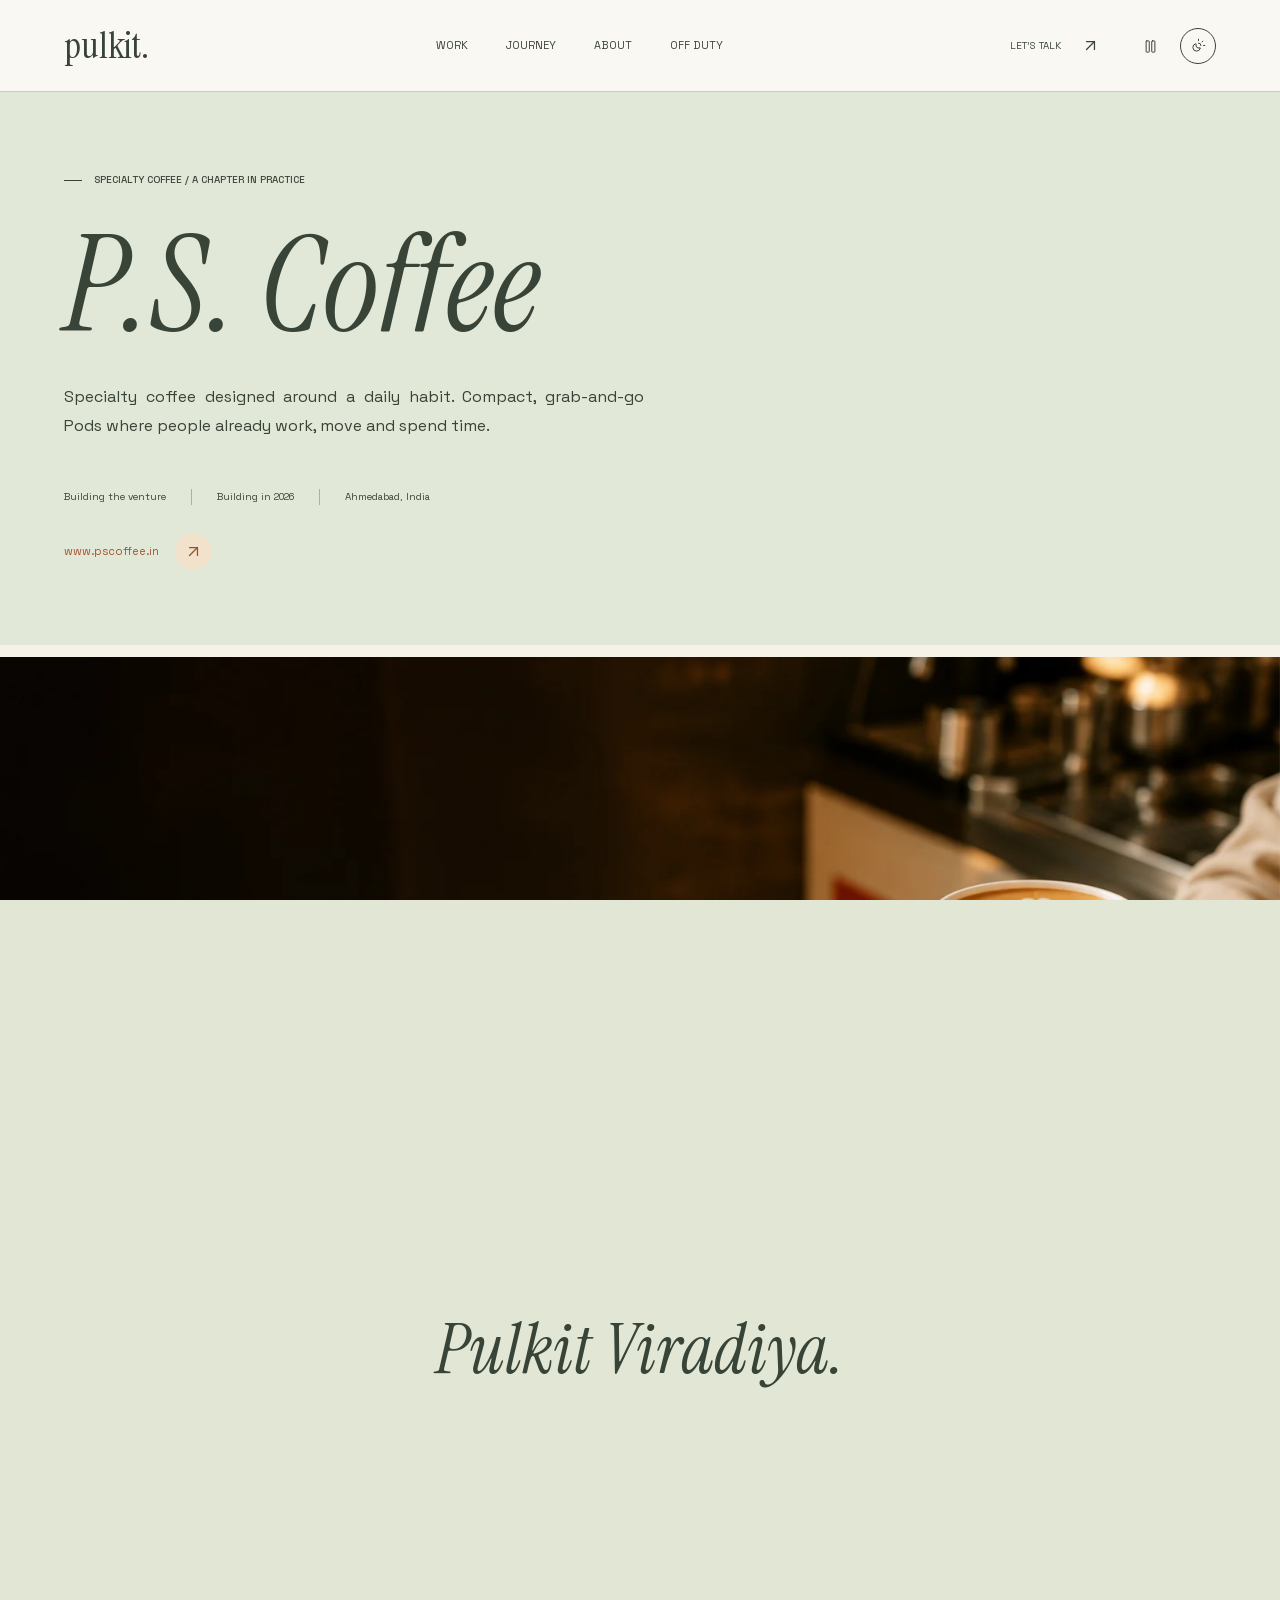
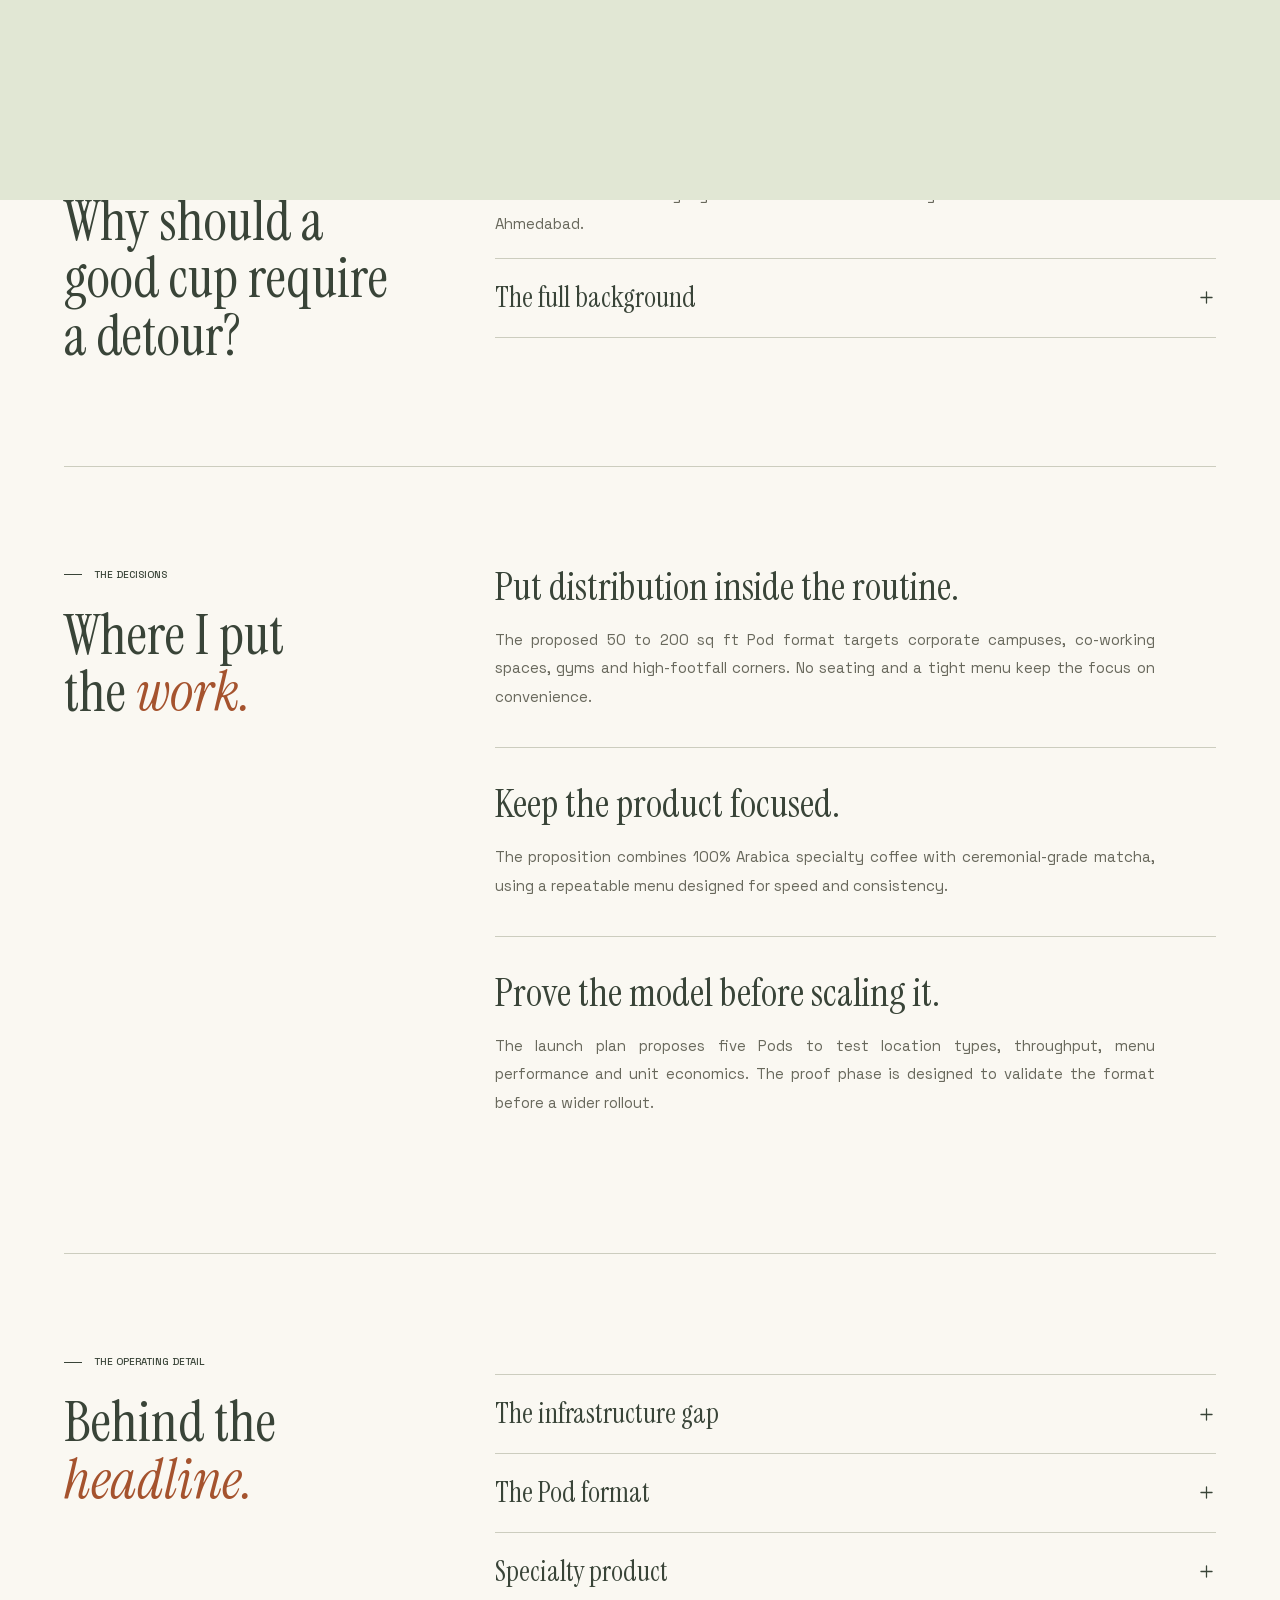
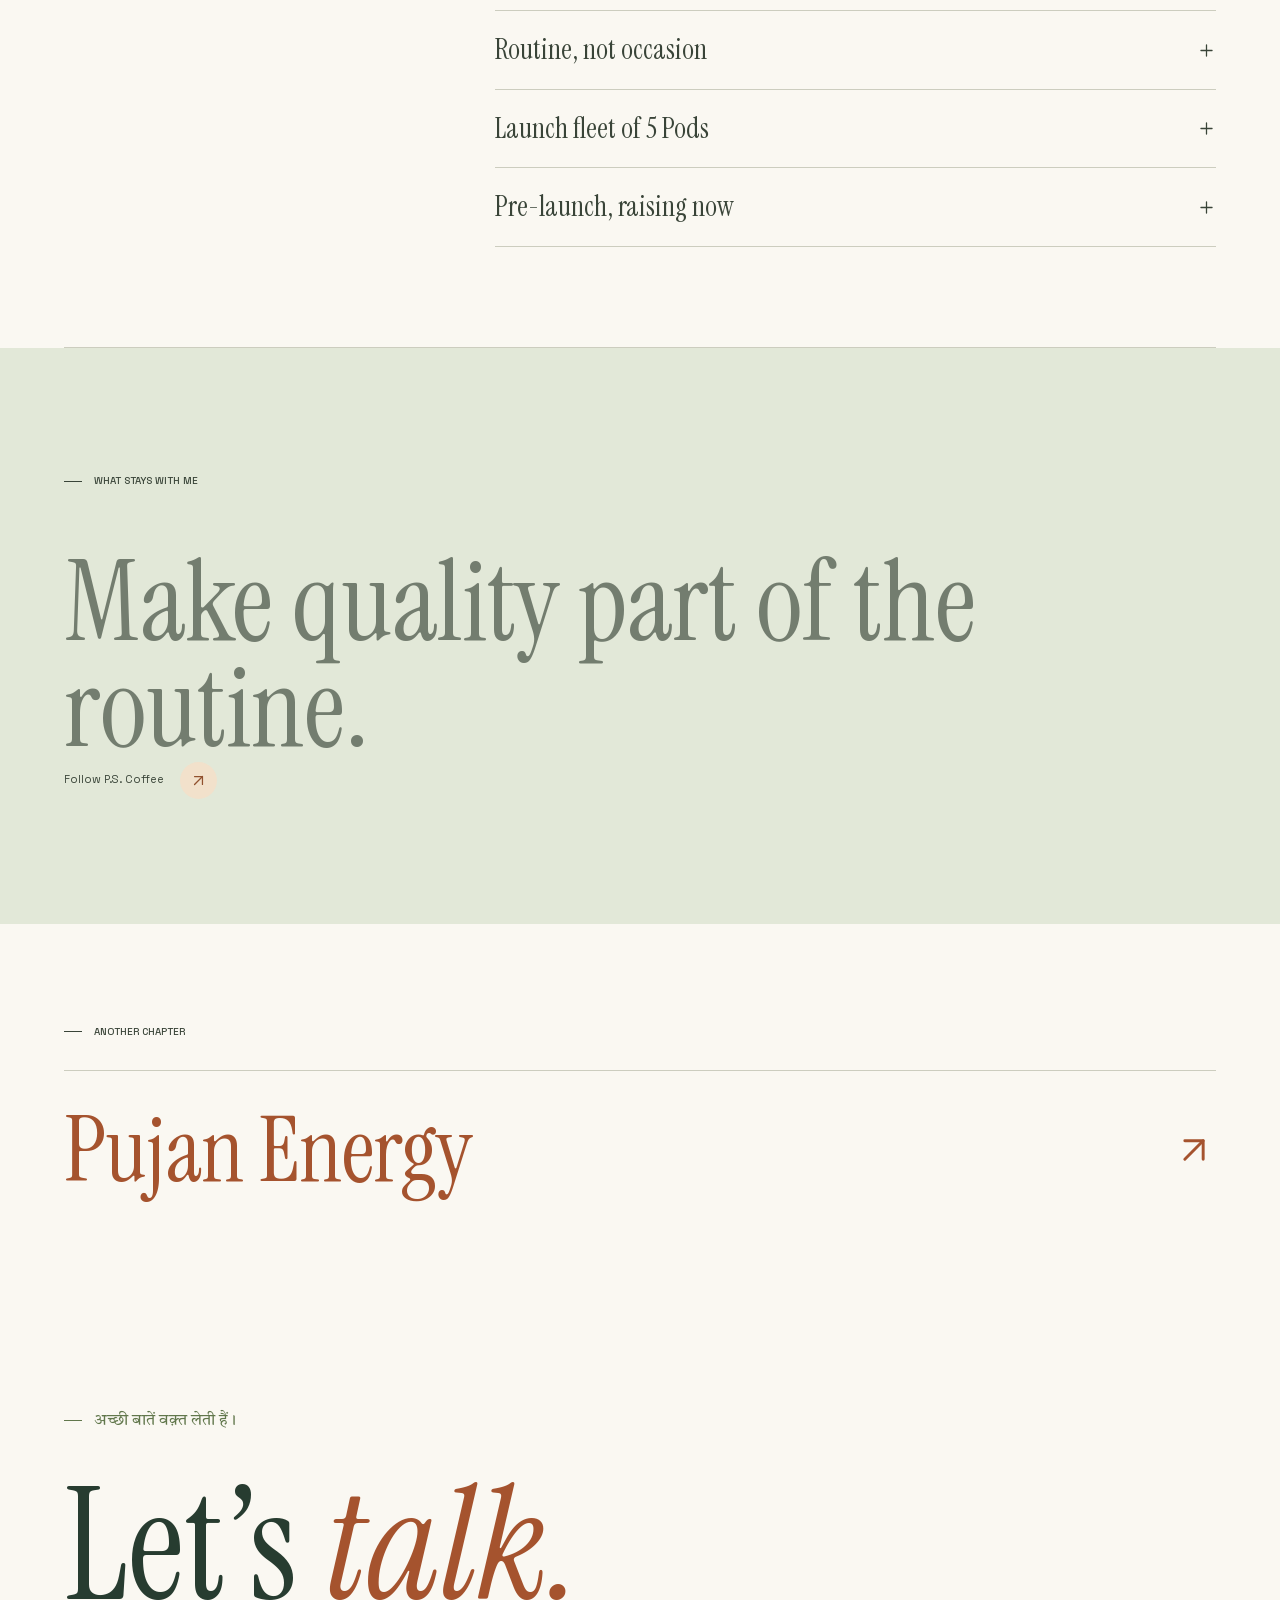
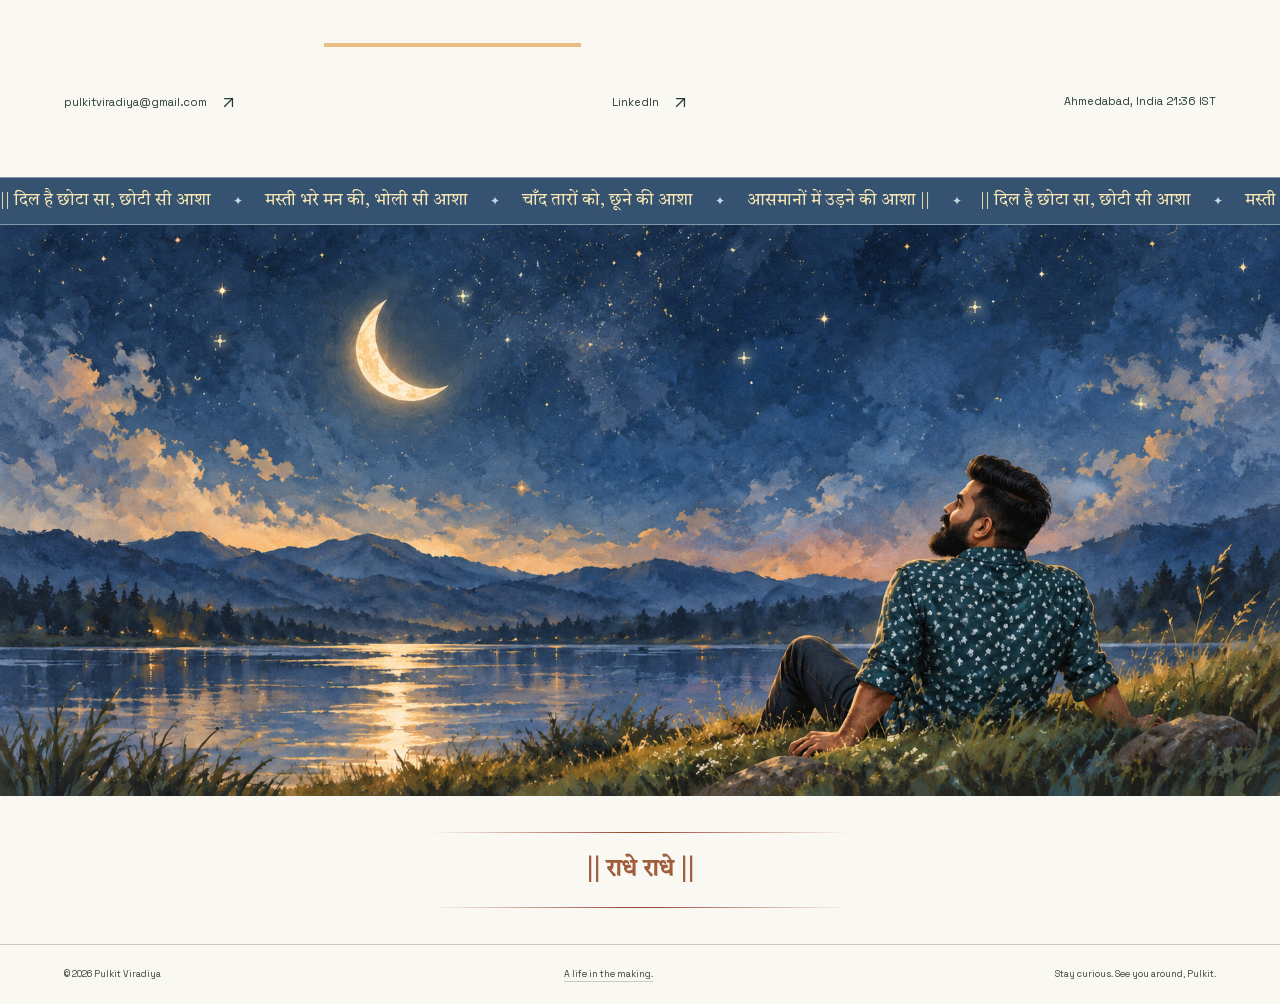
<file: ps-coffee.html>
<!DOCTYPE html>
<html lang="en" data-theme="light"><head>
<meta charset="UTF-8"><meta name="viewport" content="width=device-width, initial-scale=1.0">
<meta http-equiv="Content-Security-Policy" content="default-src 'self'; style-src 'self' 'unsafe-inline' https://fonts.googleapis.com; font-src 'self' https://fonts.gstatic.com; script-src 'self' 'unsafe-inline'; img-src 'self' data:; connect-src 'none'; base-uri 'self'; form-action 'none';">
<meta name="referrer" content="strict-origin-when-cross-origin"><meta http-equiv="Permissions-Policy" content="camera=(), microphone=(), geolocation=(), payment=()">
<link rel="icon" type="image/x-icon" href="favicon.ico"><link rel="icon" type="image/png" sizes="32x32" href="favicon-32x32.png"><link rel="apple-touch-icon" sizes="180x180" href="apple-touch-icon.png">
<meta name="robots" content="index, follow"><meta name="description" content="Specialty coffee designed around a daily habit. Compact, grab-and-go Pods where people already work, move and spend time.">
<meta name="color-scheme" content="light dark"><title>P.S. Coffee / Building the venture | Pulkit Viradiya</title>
<style>@font-face { font-family:'Instrument Serif'; src:url('concept-serif.woff2') format('woff2'); font-style:normal; font-weight:400; font-display:swap; }
@font-face { font-family:'Instrument Serif'; src:url('concept-serif-italic.woff2') format('woff2'); font-style:italic; font-weight:400; font-display:swap; }
@font-face { font-family:'Space Grotesk'; src:url('concept-sans.woff2') format('woff2'); font-style:normal; font-weight:300 700; font-display:swap; }
@font-face { font-family:'Tiro Devanagari Hindi'; src:url('concept-tiro-devanagari-hindi.woff2') format('woff2'); font-style:normal; font-weight:400; font-display:swap; }
@font-face { font-family:'Rasa'; src:url('concept-rasa-gujarati.woff2') format('woff2'); font-style:normal; font-weight:300 700; font-display:swap; }
:root {
  --bg: #f4f5f0;
  --ink: #20231f;
  --muted: #62675e;
  --line: #ced1c7;
  --accent: #d9f66f;
  --panel: #e8ebe3;
  --pad: 56px;
  --serif: Georgia, serif;
  --sans: "DM Sans", sans-serif;
  color-scheme: light;
}
[data-theme="dark"] {
  --bg: #191c19;
  --ink: #f4f5ef;
  --muted: #b7beb2;
  --line: #4d554b;
  --panel: #242a23;
  color-scheme: dark;
}
* {
  box-sizing: border-box;
  letter-spacing: 0;
}
html {
  scroll-behavior: smooth;
  scroll-padding-top: 90px;
}
body {
  margin: 0;
  background: var(--bg);
  color: var(--ink);
  font-family: var(--sans);
  font-size: 16px;
  line-height: 1.6;
}
h1,
h2,
h3,
h4,
p,
figure {
  margin: 0;
}
h1,
h2,
h3,
h4 {
  font-family: Manrope, sans-serif;
  line-height: 1.05;
  font-weight: 500;
}
h1 {
  font-size: 100px;
}
h2 {
  font-size: 62px;
}
h3 {
  font-size: 30px;
}
p {
  text-align: justify;
  max-width: 66ch;
  color: var(--muted);
}
p + p {
  margin-top: 20px;
}
a {
  color: inherit;
  text-decoration: none;
}
button,
input {
  font: inherit;
}
button {
  cursor: pointer;
  color: inherit;
}
a,
button,
summary {
  -webkit-tap-highlight-color: transparent;
}
a:focus-visible,
button:focus-visible,
summary:focus-visible {
  outline: 3px solid #739d23;
  outline-offset: 6px;
}
img {
  max-width: 100%;
  display: block;
}
button {
  border: 0;
}
::selection {
  background: #d9f66f;
  color: #20231f;
}
[hidden] {
  display: none !important;
}
.wrap {
  max-width: 1600px;
  margin: auto;
  padding-inline: var(--pad);
}
.section {
  padding-block: 100px;
}
.eyebrow {
  display: flex;
  align-items: center;
  gap: 12px;
  font-size: 11px;
  font-weight: 650;
  text-transform: uppercase;
}
.eyebrow:before {
  content: "";
  width: 7px;
  height: 7px;
  background: currentColor;
}
.serif {
  font-family: Georgia, serif;
  font-style: italic;
  font-weight: 400;
}
.muted {
  color: var(--muted);
}
.accent {
  color: #698322;
}
.skip {
  position: fixed;
  left: 20px;
  top: -100px;
  z-index: 100;
  background: var(--accent);
  padding: 15px;
  color: #20231f;
}
.skip:focus {
  top: 12px;
}
.icon {
  width: 19px;
  height: 19px;
  display: inline-block;
  vertical-align: middle;
  flex-shrink: 0;
  fill: none;
  stroke: currentColor;
  stroke-width: 1.6;
  stroke-linecap: round;
  stroke-linejoin: round;
}
.icon-btn {
  display: grid;
  place-items: center;
  width: 44px;
  height: 44px;
  background: transparent;
  border: 1px solid var(--line);
  border-radius: 50%;
  position: relative;
}
.icon-btn:after {
  content: attr(aria-label);
  position: absolute;
  top: 50px;
  right: 0;
  font-size: 11px;
  white-space: nowrap;
  padding: 4px 9px;
  background: var(--ink);
  color: var(--bg);
  opacity: 0;
  pointer-events: none;
}
.icon-btn:hover:after {
  opacity: 1;
}
.nav {
  height: 86px;
  position: sticky;
  top: 0;
  background: var(--bg);
  z-index: 30;
  border-bottom: 1px solid var(--line);
}
.nav-inner {
  height: 100%;
  display: flex;
  align-items: center;
  justify-content: space-between;
  gap: 25px;
}
.logo {
  font-size: 22px;
  font-weight: 700;
  line-height: 1;
}
.logo small {
  font-size: 11px;
  display: block;
  font-weight: 450;
  margin-top: 7px;
  color: var(--muted);
}
.nav-links {
  display: flex;
  gap: 30px;
  align-items: center;
  font-size: 13px;
}
.nav-links a {
  position: relative;
}
.nav-links a:after {
  content: "";
  position: absolute;
  height: 1px;
  left: 0;
  right: 100%;
  bottom: -4px;
  background: currentColor;
  transition: right 0.25s;
}
.nav-links a:hover:after,
.nav-links a[aria-current="page"]:after {
  right: 0;
}
.nav-tools {
  display: flex;
  gap: 10px;
  align-items: center;
}
.nav-contact {
  font-size: 12px;
  display: flex;
  align-items: center;
  gap: 16px;
  padding-right: 12px;
}
.mobile-menu {
  display: none;
}
.progress {
  height: 2px;
  background: #739d23;
  position: absolute;
  bottom: -1px;
  left: 0;
  width: 0;
  transition: width 0.1s linear;
}
.menu-dialog {
  border: 0;
  padding: 0;
  background: var(--bg);
  color: var(--ink);
  max-width: none;
  max-height: none;
  width: 100%;
  height: 100dvh;
}
.menu-dialog::backdrop {
  background: #111a;
}
.menu-top {
  display: flex;
  align-items: center;
  justify-content: space-between;
  padding: 28px var(--pad);
  border-bottom: 1px solid var(--line);
}
.menu-list {
  display: flex;
  flex-direction: column;
  padding: 30px var(--pad);
  gap: 10px;
}
.menu-list a {
  font-family: Manrope;
  font-size: 42px;
  line-height: 1.5;
  border-bottom: 1px solid var(--line);
}
.hero {
  background: #c5dad5;
  color: #20231f;
  position: relative;
  min-height: 570px;
  height: calc(100svh - 142px);
  max-height: 820px;
  overflow: hidden;
}
.hero-img {
  position: absolute;
  right: 0;
  top: 0;
  width: 54%;
  height: 100%;
  object-fit: cover;
  object-position: center 28%;
  mix-blend-mode: multiply;
}
.hero .wrap {
  position: relative;
  height: 100%;
  padding-top: 35px;
  padding-bottom: 42px;
  display: flex;
  flex-direction: column;
  justify-content: space-between;
  pointer-events: none;
}
.hero a {
  pointer-events: auto;
}
.hero-top {
  display: flex;
  justify-content: space-between;
  font-size: 11px;
}
.hero-top span:last-child {
  background: #c5dad5dd;
  padding: 2px 8px;
}
.hero-heading {
  font-size: 106px;
  line-height: 0.97;
  font-weight: 500;
  max-width: 750px;
  margin-top: 20px;
}
.hero-heading .serif {
  display: block;
}
.hero-caption {
  max-width: 370px;
  font-size: 17px;
  line-height: 1.5;
  color: #303e37;
  margin-top: 24px;
}
.hero-bottom {
  display: flex;
  align-items: end;
  justify-content: space-between;
  margin-top: 20px;
}
.text-link {
  display: inline-flex;
  align-items: center;
  gap: 24px;
  font-size: 13px;
  border-bottom: 1px solid currentColor;
  padding-bottom: 9px;
}
.text-link .icon {
  transition: transform 0.25s;
}
.text-link:hover .icon {
  transform: translate(3px, -3px);
}
.hero-stamp {
  background: var(--accent);
  color: #20231f;
  width: 140px;
  height: 140px;
  border-radius: 50%;
  display: flex;
  align-items: center;
  justify-content: center;
  text-align: center;
  transform: rotate(10deg);
  font-size: 12px;
  line-height: 1.4;
  font-weight: 650;
  margin-right: 30px;
}
.hero-stamp span {
  display: block;
}
.ticker {
  display: flex;
  align-items: center;
  justify-content: space-between;
  gap: 16px;
  padding-block: 18px;
  font-size: 11px;
  border-bottom: 1px solid var(--line);
}
.ticker-dot {
  width: 6px;
  height: 6px;
  background: #789334;
  border-radius: 50%;
  display: inline-block;
  margin-right: 8px;
}
.intro {
  display: grid;
  grid-template-columns: 1fr 2fr;
  gap: 70px;
}
.intro h2 {
  font-size: 46px;
  line-height: 1.2;
  max-width: 920px;
}
.intro p {
  margin-top: 30px;
  font-size: 17px;
  max-width: 600px;
}
.proof {
  display: grid;
  grid-template-columns: repeat(4, 1fr);
  margin-top: 65px;
  border-top: 1px solid var(--line);
  border-bottom: 1px solid var(--line);
}
.proof-item {
  padding: 28px 30px;
  border-right: 1px solid var(--line);
}
.proof-item:first-child {
  padding-left: 0;
}
.proof-item:last-child {
  border: 0;
}
.proof-number {
  font-size: 48px;
  line-height: 1.1;
  font-family: Manrope;
  font-weight: 500;
}
.proof-label {
  font-size: 11px;
  color: var(--muted);
  margin-top: 12px;
}
.section-head {
  display: flex;
  align-items: end;
  justify-content: space-between;
  gap: 30px;
  margin-bottom: 40px;
}
.section-head .eyebrow {
  margin-bottom: 22px;
}
.section-head h2 {
  max-width: 850px;
}
.work-grid {
  display: grid;
  grid-template-columns: 1fr 1fr;
  gap: 52px 26px;
}
.work-item {
  min-width: 0;
}
.work-item:first-child {
  grid-column: 1/-1;
}
.work-art {
  position: relative;
  background: var(--tile, #d9f66f);
  color: #20231f;
  min-height: 320px;
  aspect-ratio: 1.5;
  overflow: hidden;
  display: flex;
  flex-direction: column;
  justify-content: space-between;
  padding: 32px;
}
.work-item:first-child .work-art {
  aspect-ratio: 2.35;
}
.work-art img {
  position: absolute;
  inset: 0;
  width: 100%;
  height: 100%;
  object-fit: cover;
  transition: transform 0.75s cubic-bezier(0.2, 0.65, 0.2, 1);
}
.work-item:hover .work-art img {
  transform: scale(1.035);
}
.art-label {
  position: relative;
  z-index: 1;
  align-self: flex-start;
  font-size: 10px;
  background: #f4f5f0;
  color: #20231f;
  padding: 7px 12px;
  border-radius: 2px;
}
.art-copy {
  position: relative;
  z-index: 1;
  font-size: 76px;
  line-height: 0.95;
  font-family: Manrope;
  font-weight: 650;
}
.art-copy span {
  display: block;
}
.art-foot {
  position: relative;
  z-index: 1;
  font-size: 12px;
}
.art-index {
  position: absolute;
  bottom: 22px;
  right: 24px;
  background: #f4f5f0;
  color: #20231f;
  width: 46px;
  height: 46px;
  display: grid;
  place-items: center;
  border-radius: 50%;
  transition:
    background 0.2s,
    transform 0.2s;
}
.work-item:hover .art-index {
  background: #d9f66f;
  transform: rotate(45deg);
}
.work-meta {
  display: flex;
  align-items: start;
  justify-content: space-between;
  gap: 20px;
  margin-top: 19px;
}
.work-meta h3 {
  font-size: 24px;
}
.work-meta p {
  font-size: 13px;
  margin-top: 7px;
}
.work-meta > span {
  font-size: 11px;
  color: var(--muted);
  white-space: nowrap;
}
.work-art.photo .art-copy {
  font-size: 54px;
  background: #f4f5f0;
  padding: 16px;
  align-self: start;
  max-width: 70%;
}
.ribbon-art {
  position: absolute;
  inset: auto -40px 100px;
  transform: rotate(-12deg);
  background: #23251f;
  color: #edffa3;
  padding: 18px 0;
  text-align: center;
  font-family: Manrope;
  font-size: 40px;
}
.candy-art .art-copy {
  font-size: 80px;
  max-width: 700px;
}
.ximi-art .art-copy {
  font-size: 58px;
}
.art-grid {
  position: absolute;
  inset: 0;
  background-image:
    linear-gradient(#20231f18 1px, transparent 1px),
    linear-gradient(90deg, #20231f18 1px, transparent 1px);
  background-size: 60px 60px;
}
.work-item:focus-visible .work-art {
  outline: 3px solid #739d23;
  outline-offset: 4px;
}
.dark-band {
  background: #20251f;
  color: #f4f5f0;
}
.dark-band p {
  color: #c5cbbc;
}
.dark-band .eyebrow {
  color: #d9f66f;
}
.thesis {
  font-size: 70px;
  max-width: 1050px;
  line-height: 1.12;
  margin-top: 40px;
}
.thesis .serif {
  color: #d9f66f;
}
.process {
  display: grid;
  grid-template-columns: repeat(3, 1fr);
  gap: 35px;
  margin-top: 60px;
}
.process article {
  border-top: 1px solid #646e60;
  padding-top: 25px;
}
.process article > span {
  font-size: 11px;
  color: #c5cbbc;
}
.process h3 {
  font-size: 24px;
  margin: 25px 0 16px;
}
.process p {
  font-size: 14px;
}
.journey-strip {
  display: grid;
  grid-template-columns: 1fr 1fr;
  gap: 70px;
  align-items: center;
}
.journey-image {
  aspect-ratio: 1;
  object-fit: cover;
  width: 100%;
  max-height: 540px;
  object-position: center 20%;
}
.journey-strip h2 {
  margin-top: 24px;
}
.journey-strip p {
  margin: 28px 0;
}
.journey-strip .eyebrow {
  margin-top: 20px;
}
.chapter-list {
  margin-top: 45px;
}
.chapter-row {
  display: grid;
  grid-template-columns: 70px 1fr 24px;
  gap: 20px;
  align-items: center;
  padding: 24px 0;
  border-top: 1px solid var(--line);
}
.chapter-row:last-child {
  border-bottom: 1px solid var(--line);
}
.chapter-row > span:first-child {
  font-size: 12px;
  color: var(--muted);
}
.chapter-row strong {
  font-size: 22px;
  font-weight: 500;
}
.chapter-row:hover {
  color: #698322;
}
.off-duty-teaser {
  background: #d9f66f;
  color: #20231f;
}
.off-duty-teaser p {
  color: #414d2e;
}
.off-duty-teaser .wrap {
  display: grid;
  grid-template-columns: 1fr 1fr;
  gap: 70px;
  align-items: center;
}
.off-duty-teaser h2 {
  font-size: 65px;
}
.off-duty-teaser p {
  margin: 24px 0;
}
.small-index {
  font-size: 11px;
  text-transform: uppercase;
  margin-bottom: 30px;
}
.contact-section {
  padding-block: 100px 55px;
}
.contact-section h2 {
  font-size: 96px;
  margin: 25px 0 50px;
}
.contact-section h2 a {
  border-bottom: 2px solid var(--ink);
}
.contact-meta {
  display: flex;
  justify-content: space-between;
  gap: 25px;
  flex-wrap: wrap;
  font-size: 13px;
}
.contact-meta a {
  display: inline-flex;
  gap: 12px;
  align-items: center;
}
.radhe-section {
  text-align: center;
  padding: 36px var(--pad);
}
.radhe-rule {
  border: none;
  height: 1px;
  background: linear-gradient(
    to right,
    transparent,
    #b5872a 30%,
    #b5872a 70%,
    transparent
  );
  margin: 0 auto;
  max-width: 420px;
}
.radhe-text {
  font-family: var(--serif);
  font-size: 1.65rem;
  font-weight: 700;
  letter-spacing: 0;
  color: #947023;
  padding: 1.1rem 0;
  display: block;
}
[data-theme="dark"] .radhe-rule {
  background: linear-gradient(
    to right,
    transparent,
    #e8c46a 30%,
    #e8c46a 70%,
    transparent
  );
}
[data-theme="dark"] .radhe-text {
  color: #e8c46a;
}
.footer {
  padding-block: 22px;
  border-top: 1px solid var(--line);
  font-size: 11px;
}
.footer .wrap {
  display: flex;
  justify-content: space-between;
  gap: 20px;
}
.footer a {
  border-bottom: 1px solid var(--line);
}
.page-hero {
  padding-block: 66px 65px;
}
.page-hero h1 {
  margin: 35px 0 28px;
  max-width: 1200px;
}
.page-hero p {
  max-width: 630px;
  font-size: 19px;
}
.page-hero .hero-meta {
  margin-top: 42px;
  display: flex;
  gap: 25px;
  flex-wrap: wrap;
  font-size: 12px;
}
.hero-meta > span {
  padding-right: 25px;
  border-right: 1px solid var(--line);
}
.hero-meta > span:last-child {
  border: 0;
}
.case-top {
  background: var(--case, #d9f66f);
  color: #20231f;
}
.case-top p {
  color: #364034;
}
.case-top .hero-meta > span {
  border-color: #20231f44;
}
.case-cover {
  position: relative;
  max-height: 700px;
  overflow: hidden;
}
.case-cover img {
  width: 100%;
  height: 520px;
  object-fit: cover;
}
.case-cover figcaption {
  position: absolute;
  bottom: 15px;
  left: var(--pad);
  font-size: 10px;
  background: #f4f5f0;
  color: #20231f;
  padding: 5px 10px;
  max-width: 80%;
}
.case-graphic {
  height: 400px;
  background: #20251f;
  color: var(--case);
  display: flex;
  align-items: center;
  justify-content: center;
  gap: 45px;
  overflow: hidden;
}
.case-graphic strong {
  font-family: Manrope;
  font-weight: 500;
  font-size: 122px;
}
.case-graphic span {
  font-size: 22px;
  max-width: 260px;
  line-height: 1.5;
}
.case-nav {
  padding-block: 20px;
  border-bottom: 1px solid var(--line);
  display: flex;
  gap: 28px;
  font-size: 12px;
  flex-wrap: wrap;
}
.case-section {
  display: grid;
  grid-template-columns: 1fr 2fr;
  gap: 70px;
  padding-block: 80px;
  border-bottom: 1px solid var(--line);
}
.case-section h2 {
  font-size: 40px;
  max-width: 330px;
}
.case-section .eyebrow {
  margin-bottom: 24px;
}
.case-section h3 {
  font-size: 26px;
  margin-bottom: 18px;
}
.case-section .prose {
  max-width: 800px;
}
.case-section p {
  font-size: 17px;
  line-height: 1.8;
}
.decision {
  padding-block: 28px;
  border-top: 1px solid var(--line);
}
.decision:first-child {
  padding-top: 0;
  border: 0;
}
.decision > span {
  display: block;
  font-size: 11px;
  margin-bottom: 14px;
  color: var(--muted);
}
.detail-list {
  margin-top: 20px;
}
.detail-list details {
  border-top: 1px solid var(--line);
  padding: 22px 0;
}
.detail-list details:last-child {
  border-bottom: 1px solid var(--line);
}
.detail-list summary {
  cursor: pointer;
  display: flex;
  align-items: center;
  justify-content: space-between;
  gap: 20px;
  list-style: none;
  font-size: 19px;
}
.detail-list summary::-webkit-details-marker {
  display: none;
}
.detail-list summary .icon {
  transition: transform 0.25s;
}
.detail-list details[open] summary .icon {
  transform: rotate(45deg);
}
.detail-list details p {
  margin-top: 18px;
  font-size: 16px;
}
.next-chapter {
  padding-block: 80px;
}
.next-chapter a {
  display: flex;
  justify-content: space-between;
  align-items: center;
  margin-top: 30px;
  border-top: 1px solid var(--line);
  padding-top: 30px;
  font-size: 60px;
  line-height: 1.1;
}
.next-chapter .icon {
  width: 44px;
  height: 44px;
}
.filter-bar {
  display: flex;
  gap: 8px;
  flex-wrap: wrap;
  margin-bottom: 40px;
}
.filter-bar button {
  padding: 10px 18px;
  border: 1px solid var(--line);
  border-radius: 2px;
  background: transparent;
  font-size: 12px;
}
.filter-bar button[aria-pressed="true"] {
  background: var(--ink);
  color: var(--bg);
  border-color: var(--ink);
}
.timeline {
  margin-top: 40px;
}
.timeline-row {
  display: grid;
  grid-template-columns: 145px 1fr;
  gap: 50px;
  padding: 42px 0;
  border-top: 1px solid var(--line);
}
.timeline-year {
  font-size: 30px;
  font-family: Manrope;
  line-height: 1.2;
}
.timeline-year small {
  display: block;
  margin-top: 12px;
  font-size: 11px;
  font-family: var(--sans);
  color: var(--muted);
  line-height: 1.6;
}
.timeline-body {
  border-left: 2px solid var(--entry, #719538);
  padding-left: 35px;
}
.timeline-body .eyebrow {
  color: var(--muted);
  margin-bottom: 20px;
}
.timeline-body h3 {
  font-size: 32px;
  margin-bottom: 20px;
}
.timeline-body p {
  margin-top: 14px;
}
.timeline-body .text-link {
  margin-top: 25px;
}
.t-venture-link {
  color: inherit;
  text-decoration: none;
}
.timeline-counter {
  font-size: 12px;
  color: var(--muted);
  margin-bottom: 25px;
}
.portrait-section {
  display: grid;
  grid-template-columns: 1fr 1fr;
  gap: 70px;
  align-items: center;
}
.portrait-section > img {
  width: 100%;
  height: 640px;
  object-fit: cover;
  object-position: center 20%;
}
.portrait-section h2 {
  font-size: 52px;
  margin-bottom: 30px;
}
.portrait-section p {
  margin-top: 20px;
}
.quote {
  font-family: Georgia, serif;
  font-style: italic;
  font-size: 46px;
  line-height: 1.2;
  margin: 30px 0;
}
.education-row {
  display: grid;
  grid-template-columns: 180px 1fr;
  gap: 30px;
  padding: 30px 0;
  border-top: 1px solid var(--line);
}
.education-row h3 {
  font-size: 24px;
  line-height: 1.3;
}
.education-row p {
  margin-top: 10px;
}
.education-row > span {
  font-size: 14px;
  color: var(--muted);
}
.listening {
  display: grid;
  grid-template-columns: 1fr 1fr;
  gap: 50px;
  margin-top: 50px;
}
.listening h3 {
  margin-bottom: 20px;
}
.vinyl {
  width: 230px;
  aspect-ratio: 1;
  border-radius: 50%;
  background: repeating-radial-gradient(
    circle,
    #1d211e 0px,
    #1d211e 3px,
    #343a33 4px,
    #1d211e 5px
  );
  position: relative;
  margin: 10px auto 35px;
  animation: spin 18s linear infinite;
  animation-play-state: paused;
}
.vinyl:after {
  content: "PV / SIDE A";
  position: absolute;
  inset: 34%;
  display: grid;
  place-items: center;
  background: #d9f66f;
  border-radius: 50%;
  color: #20231f;
  font-size: 10px;
}
.listening article:hover .vinyl {
  animation-play-state: running;
}
.listening article {
  padding: 35px 0;
  border-top: 1px solid var(--line);
}
.listening .status {
  display: inline-block;
  padding: 7px 12px;
  background: var(--panel);
  font-size: 11px;
  margin-top: 20px;
}
.interests {
  display: grid;
  grid-template-columns: repeat(3, 1fr);
  gap: 30px;
}
.interests article {
  border-top: 1px solid var(--line);
  padding-top: 25px;
}
.interests h3 {
  margin: 25px 0 20px;
  font-size: 25px;
}
.interests > article > span {
  font-size: 11px;
  color: var(--muted);
}
.languages {
  display: flex;
  flex-wrap: wrap;
  gap: 30px;
  margin-top: 30px;
}
.languages span {
  padding: 14px 0;
  border-bottom: 1px solid var(--line);
  flex: 1;
  min-width: 150px;
}
.languages small {
  display: block;
  color: var(--muted);
}
.coffee-wide {
  width: 100%;
  height: 440px;
  object-fit: cover;
}
.reveal {
  opacity: 1;
  transform: none;
}
.motion-ready .reveal.pending {
  opacity: 0;
  transform: translateY(22px);
}
.motion-ready .reveal {
  transition:
    opacity 0.65s ease,
    transform 0.65s cubic-bezier(0.2, 0.65, 0.2, 1);
}
@keyframes spin {
  to {
    transform: rotate(360deg);
  }
}
@view-transition {
  navigation: auto;
}
::view-transition-old(root) {
  animation: fade-out 0.15s ease;
}
::view-transition-new(root) {
  animation: fade-in 0.3s ease;
}
@keyframes fade-in {
  from {
    opacity: 0;
    transform: translateY(8px);
  }
}
@keyframes fade-out {
  to {
    opacity: 0;
  }
}
[data-motion="off"] *,
[data-motion="off"] *:before,
[data-motion="off"] *:after {
  animation: none !important;
  transition: none !important;
  scroll-behavior: auto !important;
}
[data-motion="off"] .reveal {
  opacity: 1 !important;
  transform: none !important;
}
@media (min-width: 1650px) {
  .hero-heading {
    font-size: 132px;
  }
  .hero-caption {
    font-size: 20px;
  }
  .hero .wrap {
    padding-block: 45px;
  }
  .hero-img {
    object-position: center 32%;
  }
}
@media (max-width: 1100px) {
  :root {
    --pad: 32px;
  }
  .nav-links {
    gap: 20px;
  }
  .nav-contact {
    display: none;
  }
  .hero-heading {
    font-size: 86px;
  }
  .hero-caption {
    max-width: 310px;
  }
  .hero-img {
    width: 56%;
  }
  h1 {
    font-size: 80px;
  }
  h2 {
    font-size: 50px;
  }
  .intro {
    gap: 35px;
    grid-template-columns: 1fr 2.4fr;
  }
  .intro h2 {
    font-size: 38px;
  }
  .proof-number {
    font-size: 36px;
  }
  .proof-item {
    padding-inline: 20px;
  }
  .art-copy,
  .candy-art .art-copy {
    font-size: 62px;
  }
  .work-art.photo .art-copy {
    font-size: 42px;
  }
  .thesis {
    font-size: 56px;
  }
  .case-section {
    gap: 40px;
  }
  .portrait-section {
    gap: 35px;
  }
  .contact-section h2 {
    font-size: 76px;
  }
  .case-graphic strong {
    font-size: 100px;
  }
  .off-duty-teaser .wrap {
    gap: 40px;
  }
}
@media (max-width: 760px) {
  :root {
    --pad: 22px;
  }
  .nav {
    height: 76px;
  }
  .nav-links {
    display: none;
  }
  .mobile-menu {
    display: grid;
  }
  .nav-tools {
    gap: 7px;
  }
  .logo {
    font-size: 20px;
  }
  .logo small {
    font-size: 10px;
  }
  .icon-btn {
    width: 38px;
    height: 38px;
  }
  .nav-tools .motion-toggle {
    display: none;
  }
  .hero {
    height: calc(100svh - 128px);
    min-height: 610px;
    max-height: 800px;
  }
  .hero-img {
    width: 100%;
    height: 100%;
    object-position: 66% center;
    opacity: 0.67;
    mix-blend-mode: multiply;
  }
  .hero .wrap {
    padding-top: 24px;
    padding-bottom: 26px;
  }
  .hero-top {
    font-size: 10px;
    gap: 10px;
  }
  .hero-top span:last-child {
    display: none;
  }
  .hero-heading {
    font-size: 64px;
    line-height: 1.02;
    margin-top: 0;
    text-shadow: 0 0 28px #c5dad5;
  }
  .hero-caption {
    font-size: 15px;
    max-width: 290px;
    color: #20231f;
    background: #c5dad5ed;
    padding: 12px 15px;
    margin-top: 24px;
  }
  .hero-bottom {
    align-items: center;
  }
  .hero-bottom .text-link {
    background: #d9f66f;
    border: 0;
    padding: 12px;
  }
  .hero-stamp {
    width: 100px;
    height: 100px;
    font-size: 10px;
    margin: 0;
  }
  .hero-name-block {
    margin-top: 70px;
  }
  .ticker {
    font-size: 10px;
    gap: 10px;
  }
  .ticker > span:nth-child(2) {
    display: none;
  }
  .section {
    padding-block: 65px;
  }
  .intro {
    grid-template-columns: 1fr;
    gap: 25px;
  }
  .intro h2 {
    font-size: 32px;
  }
  .intro p {
    font-size: 16px;
    margin-top: 20px;
  }
  .proof {
    grid-template-columns: 1fr 1fr;
    margin-top: 40px;
  }
  .proof-item {
    padding: 24px 18px !important;
  }
  .proof-item:nth-child(2) {
    border-right: 0;
  }
  .proof-item:nth-child(-n + 2) {
    border-bottom: 1px solid var(--line);
  }
  .proof-number {
    font-size: 36px;
  }
  .proof-label {
    font-size: 10px;
  }
  .section-head {
    align-items: start;
    flex-direction: column;
    gap: 22px;
    margin-bottom: 30px;
  }
  h1 {
    font-size: 58px;
  }
  h2 {
    font-size: 40px;
  }
  .work-grid {
    grid-template-columns: 1fr;
    gap: 35px;
  }
  .work-item:first-child {
    grid-column: auto;
  }
  .work-art,
  .work-item:first-child .work-art {
    aspect-ratio: 1.12;
    min-height: 280px;
    padding: 22px;
  }
  .art-copy,
  .candy-art .art-copy {
    font-size: 58px;
  }
  .work-art.photo .art-copy {
    font-size: 37px;
    max-width: 85%;
  }
  .work-meta h3 {
    font-size: 22px;
  }
  .work-meta p {
    font-size: 12px;
  }
  .work-meta > span {
    font-size: 10px;
  }
  .thesis {
    font-size: 42px;
  }
  .process {
    grid-template-columns: 1fr;
    gap: 30px;
    margin-top: 40px;
  }
  .process h3 {
    margin-top: 15px;
  }
  .journey-strip,
  .off-duty-teaser .wrap {
    grid-template-columns: 1fr;
    gap: 35px;
  }
  .journey-image {
    max-height: 440px;
  }
  .off-duty-teaser h2 {
    font-size: 46px;
  }
  .chapter-row strong {
    font-size: 21px;
  }
  .contact-section {
    padding-block: 60px 30px;
  }
  .contact-section h2 {
    font-size: 50px;
    margin-bottom: 35px;
  }
  .contact-meta {
    flex-direction: column;
    gap: 20px;
  }
  .footer .wrap {
    flex-wrap: wrap;
    font-size: 10px;
  }
  .footer .wrap > span:last-child {
    display: none;
  }
  .page-hero {
    padding-block: 40px 42px;
  }
  .page-hero h1 {
    margin-block: 28px 22px;
    overflow-wrap: break-word;
  }
  .page-hero p {
    font-size: 17px;
  }
  .page-hero .hero-meta {
    gap: 12px;
    font-size: 11px;
    margin-top: 28px;
  }
  .hero-meta > span {
    padding-right: 12px;
  }
  .case-cover img {
    height: 300px;
  }
  .case-cover figcaption {
    font-size: 9px;
  }
  .case-graphic {
    height: 270px;
    gap: 20px;
    padding: 22px;
  }
  .case-graphic strong {
    font-size: 72px;
  }
  .case-graphic span {
    font-size: 16px;
    max-width: 140px;
  }
  .case-section {
    grid-template-columns: 1fr;
    gap: 30px;
    padding-block: 55px;
  }
  .case-section h2 {
    font-size: 37px;
    max-width: 100%;
  }
  .case-section p {
    font-size: 16px;
  }
  .case-nav {
    gap: 20px;
    font-size: 11px;
  }
  .next-chapter {
    padding-block: 55px;
  }
  .next-chapter a {
    font-size: 38px;
    gap: 20px;
  }
  .next-chapter .icon {
    width: 28px;
    height: 28px;
  }
  .timeline-row {
    grid-template-columns: 1fr;
    gap: 22px;
    padding: 35px 0;
  }
  .timeline-year {
    font-size: 27px;
    display: flex;
    align-items: center;
    gap: 20px;
  }
  .timeline-year small {
    margin: 0;
  }
  .timeline-body {
    padding-left: 20px;
  }
  .timeline-body h3 {
    font-size: 27px;
  }
  .filter-bar {
    gap: 6px;
  }
  .filter-bar button {
    padding: 9px 11px;
    font-size: 11px;
  }
  .portrait-section {
    grid-template-columns: 1fr;
    gap: 40px;
  }
  .portrait-section > img {
    height: 430px;
  }
  .portrait-section h2 {
    font-size: 39px;
  }
  .quote {
    font-size: 35px;
  }
  .education-row {
    grid-template-columns: 1fr;
    gap: 15px;
  }
  .education-row h3 {
    font-size: 22px;
  }
  .listening,
  .interests {
    grid-template-columns: 1fr;
    gap: 30px;
  }
  .coffee-wide {
    height: 280px;
  }
  .radhe-section {
    padding-block: 28px;
  }
  .icon-btn:after {
    display: none;
  }
}
@media (max-width: 370px) {
  .hero-heading {
    font-size: 55px;
  }
  h1 {
    font-size: 50px;
  }
  .hero-stamp {
    width: 82px;
    height: 82px;
  }
  .hero-caption {
    max-width: 250px;
  }
  .hero .wrap {
    padding-bottom: 20px;
  }
  .proof-number {
    font-size: 31px;
  }
  .nav-tools {
    gap: 5px;
  }
  .icon-btn {
    width: 34px;
    height: 34px;
  }
  .contact-section h2 {
    font-size: 43px;
  }
}
.hero-img {
  mask-image: linear-gradient(to right, transparent, #000 14%);
}
.work-art {
  width: 100%;
  min-height: 0;
}
.art-copy:empty {
  display: none;
}
.thesis {
  overflow-wrap: break-word;
}
@media (max-width: 760px) {
  .hero-img {
    mask-image: none;
    opacity: 0.92;
  }
  .hero-name-block {
    margin: 0;
  }
  .hero-heading {
    position: absolute;
    top: 70px;
    left: var(--pad);
    right: var(--pad);
    font-size: 43px;
    white-space: nowrap;
    text-shadow: none;
  }
  .hero-heading .serif {
    display: inline;
    margin-left: 8px;
  }
  .hero-caption {
    position: absolute;
    bottom: 155px;
    left: var(--pad);
    font-size: 14px;
    margin: 0;
    max-width: 275px;
  }
  .hero-bottom {
    margin-top: auto;
    width: 100%;
  }
  .hero-top {
    max-width: 100%;
  }
  .hero-top .eyebrow {
    font-size: 9px;
  }
}
@media (max-width: 370px) {
  .hero-heading {
    font-size: 36px;
  }
  .hero-caption {
    bottom: 140px;
  }
  .thesis {
    font-size: 36px;
  }
  .art-copy,
  .candy-art .art-copy,
  .ximi-art .art-copy {
    font-size: 43px;
  }
  .work-art,
  .work-item:first-child .work-art {
    min-height: 0;
  }
  .work-meta {
    flex-wrap: wrap;
    gap: 10px;
  }
}
@media (prefers-reduced-motion: reduce) {
  html {
    scroll-behavior: auto;
  }
  *,
  *:before,
  *:after {
    animation: none !important;
    transition: none !important;
  }
  .motion-ready .reveal.pending {
    opacity: 1;
    transform: none;
  }
  ::view-transition-old(root),
  ::view-transition-new(root) {
    animation: none !important;
  }
}

/* Second direction: cinematic portraiture and editorial pacing. */
.site-intro { display:none; position:fixed; inset:0; z-index:100; background:#f5f0e6; color:#273c30; overflow:hidden; }
.has-js .site-intro { display:grid; place-items:center; animation:site-intro-failsafe 1ms 8s forwards; }
.site-intro-brand { position:absolute; top:36px; left:var(--pad); font:italic 31px/1 'Instrument Serif', Georgia, serif; color:#55705a; }
.site-intro-stage { position:relative; width:min(100% - 48px, 900px); min-height:150px; display:grid; place-items:center; text-align:center; }
.site-intro-line { position:absolute; width:100%; font:400 54px/1.4 var(--hindi); letter-spacing:0; }
.site-intro-first { opacity:1; transform:translateY(0); transition:opacity .35s ease, transform .5s cubic-bezier(.16,1,.3,1); }
.site-intro-second { color:#94612f; opacity:0; transform:translateY(14px); transition:opacity .5s ease .3s, transform .6s cubic-bezier(.16,1,.3,1) .3s; }
.site-intro[data-step='second'] .site-intro-first { opacity:0; transform:translateY(-14px); }
.site-intro[data-step='second'] .site-intro-second { opacity:1; transform:translateY(0); }
.site-intro-rule { position:absolute; bottom:8px; left:50%; width:92px; height:1px; background:#b9875a; transform:translateX(-50%) scaleX(.35); transition:transform .8s ease; }
.site-intro[data-step='second'] .site-intro-rule { transform:translateX(-50%) scaleX(1); }
.site-intro.is-leaving { opacity:0; visibility:hidden; pointer-events:none; transition:opacity .65s ease, visibility .65s ease; }
@keyframes site-intro-failsafe { to { visibility:hidden; pointer-events:none; } }
@media(max-width:640px) { .site-intro-brand { top:24px; left:24px; font-size:28px; } .site-intro-stage { min-height:190px; } .site-intro-line { font-size:32px; } }
@media(prefers-reduced-motion:reduce) { .has-js .site-intro { display:none; } }
[data-motion='off'] .site-intro { display:none; }
:root {
  --bg: #f7f2e8;
  --ink: #273c30;
  --muted: #686353;
  --line: #c9c1af;
  --accent: #ad4935;
  --panel: #ece5d6;
  --serif: 'Instrument Serif', Georgia, serif;
  --sans: 'Space Grotesk', Arial, sans-serif;
  --hindi: 'Tiro Devanagari Hindi', 'Kohinoor Devanagari', serif;
  --gujarati: 'Rasa', 'Gujarati Sangam MN', serif;
  --pad: 64px;
}
:lang(hi) { font-family:var(--hindi); }
:lang(gu) { font-family:var(--gujarati); }
[data-theme='dark'] { --bg:#243b30; --ink:#f7f2e8; --muted:#d0cbb9; --line:#7a8570; --panel:#30493a; --accent:#f7f2e8; }
body { font-family:var(--sans); font-size:15px; }
h1,h2,h3,h4,.serif,.quote { font-family:var(--serif); font-weight:400; }
h2 { font-size:80px; }
.serif { font-style:italic; }
.eyebrow,.small-index { font-size:10px; font-weight:500; }
.eyebrow:before { width:18px; height:1px; }
.nav { position:fixed; width:100%; height:92px; background:var(--bg); transition:background .4s,color .4s; }
.nav-inner { max-width:none; }
.logo { font-family:var(--serif); font-size:37px; font-weight:500; }
.logo small { display:none; }
.nav-links { gap:38px; font-size:11px; text-transform:uppercase; }
.nav-tools { gap:12px; }
.nav-contact { text-transform:uppercase; font-size:10px; gap:20px; padding-right:20px; }
.icon-btn { width:36px; height:36px; border-color:currentColor; }
.icon-btn .icon { width:15px; height:15px; }
.nav-tools .motion-toggle { border:0; }
.motion-off { display:none; }
[data-motion='off'] .motion-on { display:none; }
[data-motion='off'] .motion-off { display:inline; }
.progress { background:#939f7b; }
body:not(.page-index) main { padding-top:92px; }
.page-index .nav,.page-work .nav { background:transparent; border-bottom:1px solid #ffffff24; color:#efefe9; }
.page-index .nav.scrolled,.page-work .nav.scrolled { background:#171a16f5; backdrop-filter:blur(14px); }
.page-work main { padding-top:0!important; }
.hero { min-height:650px; height:94svh; max-height:1150px; background:#141513; color:#f1f0e8; isolation:isolate; }
.hero-img { width:100%; height:100%; inset:0; object-fit:cover; object-position:70% 43%; opacity:1; filter:none; mask-image:none; mix-blend-mode:normal; will-change:transform; }
.hero-original .hero-img { width:68%;left:auto;right:0;filter:grayscale(1) brightness(.6);mask-image:linear-gradient(to right,transparent,#000 35%);object-position:center 28%; }
.hero-shade { position:absolute; inset:0; background:#10120f12; pointer-events:none; }
.hero .wrap { padding-top:142px; padding-bottom:34px; max-width:none; justify-content:space-between; }
.hero-top { align-items:center; font-size:10px; }
.hero-top span:last-child { background:none; padding:0; }
.hero-top .eyebrow { font-size:10px; }
.hero-name-block { margin:30px 0 0; max-width:740px; }
.hero-heading { position:static; font-family:var(--serif); font-size:180px; font-weight:400; line-height:.76; margin:0; max-width:none; white-space:normal; text-shadow:none; }
.hero-line { display:block; overflow:hidden; padding:.08em 0 .23em; margin-top:-.04em; }
.hero-line>span { display:block; transform-origin:left bottom; }
.hero-heading .serif { display:block; margin:0 0 0 72px; }
.hero-caption { position:static; color:#e8e8de; background:none; font-size:12px; line-height:1.85; padding:0; margin:28px 0 0 10px; max-width:305px; }
.hero-bottom { align-items:end; margin-top:20px; }
.hero-bottom .text-link { font-size:10px; text-transform:uppercase; gap:40px; padding:10px 0; background:transparent; }
.hero-bottom .hero-location { font-size:10px; line-height:1.8; text-align:right; }
.hero-location small { display:block; font-size:9px; color:#c3c8b9; }
.hero-disc { display:flex; align-items:center; gap:20px; font-size:9px; text-transform:uppercase; }
.hero-disc a { width:68px; height:68px; border:1px solid #e7ecdb80; border-radius:50%; display:grid; place-items:center; pointer-events:auto; position:relative; }
.hero-disc a:after { content:''; position:absolute; inset:7px; border:1px dashed #e7ecdb60; border-radius:50%; animation:disc-turn 28s linear infinite; }
.hero-disc .icon { width:23px; height:23px; }
.hero-side { position:absolute; right:24px; top:44%; writing-mode:vertical-rl; font-size:9px; color:#dbe0d2; }
.hero-rule { height:1px; background:#eeeeee40; position:absolute; bottom:126px; left:var(--pad); right:var(--pad); transform-origin:left; }
.hero-stamp { display:none; }
.ticker { max-width:none; padding-block:23px; font-size:9px; }
.ticker-dot { background:#69774f; }
.section { padding-block:125px; }
.intro { grid-template-columns:1fr 3fr; align-items:start; gap:50px; }
.intro .eyebrow { margin-top:18px; }
.intro h2 { font-size:66px; line-height:1.04; }
.intro p { font-size:14px; max-width:530px; margin-top:38px; line-height:1.9; }
.ink-word { transition:color .12s; }
.proof { margin-top:78px; }
.proof-number { font-family:var(--serif); font-size:66px; line-height:1.05; }
.proof-item { padding-block:34px; }
.proof-label { font-size:10px; line-height:1.7; }
.section-head { margin-bottom:64px; }
.section-head h2 { font-size:94px; line-height:.97; }
.text-link { font-size:11px; }
.work-grid { display:grid; grid-template-columns:repeat(12,minmax(0,1fr)); gap:86px 38px; }
.work-item { grid-column:span 6; }
.work-item:first-child { grid-column:1/-1; }
.work-item:nth-child(2) { grid-column:1/8; }
.work-item:nth-child(3) { grid-column:8/13; padding-top:120px; }
.work-item:nth-child(4) { grid-column:1/6; }
.work-item:nth-child(5) { grid-column:6/13; padding-top:115px; }
.work-art,.work-item:first-child .work-art { aspect-ratio:1.28; min-height:0; border-radius:0; padding:30px; background:var(--tile); }
.work-item:first-child .work-art { aspect-ratio:2.05; }
.work-art .art-label { background:transparent; color:inherit; font-size:9px; padding:0; mix-blend-mode:normal; }
.work-art.photo .art-label { background:#171a16e8; color:#fff; padding:7px 10px; }
.work-art.photo img { transition:transform 1.25s cubic-bezier(.16,1,.3,1),filter .6s; }
.work-item:hover .work-art img { transform:scale(1.07); }
.art-copy { font-family:var(--serif); font-size:92px; font-weight:400; line-height:.77; padding-bottom:12px; }
.candy-art { background:#6a343f; color:#f3d7d9; }
.work-item:first-child .work-art.candy-art { background:#6a343f; color:#f3d7d9; }
.candy-art .art-copy { font-family:var(--serif); font-size:150px; font-style:italic; font-weight:400; margin-left:6%; align-self:center; z-index:2; }
.art-grid { display:none; }
.candy-art:before { content:'11'; position:absolute; right:6%; bottom:-80px; font-family:var(--serif); font-size:540px; font-weight:400; line-height:1; opacity:.11; }
.candy-art:after { content:''; position:absolute; width:80%; height:80%; border:1px solid #edc3c748; border-radius:50%; top:12%; left:10%; transform:rotate(-20deg); transition:transform 1s; }
.work-item:hover .candy-art:after { transform:rotate(10deg) scale(.93); }
.ximi-art { background:#cad8c7; color:#26362b; }
.ximi-art .art-copy { font-family:var(--serif); font-size:80px; font-weight:400; }
.ximi-art:after { content:'02'; position:absolute; right:-10px; bottom:-35px; font-family:var(--serif); font-size:240px; opacity:.12; line-height:1; }
.art-foot { font-size:10px; }
.art-index { border:1px solid #f3f3ed80; background:#20231fbb; color:white; width:48px; height:48px; right:24px; bottom:24px; }
.work-item:hover .art-index { background:#f3f3ed; color:#20231f; }
.work-meta { margin-top:22px; }
.work-meta h3 { font-family:var(--serif); font-size:42px; line-height:1; }
.work-meta p { font-size:11px; line-height:1.7; max-width:380px; margin-top:12px; }
.work-meta>span { font-size:9px; padding-top:8px; white-space:normal; text-align:right; max-width:115px; }
.dark-band { background:#1a201b; color:#eeefe6; position:relative; overflow:hidden; }
.dark-band .eyebrow { color:#c3d0b0; }
.thesis { font-family:var(--serif); font-size:112px; line-height:.95; font-weight:400; max-width:1100px; margin-top:60px; }
.thesis .serif { color:#c3d0b0; }
.process { margin-top:80px; gap:50px; }
.process h3 { font-size:35px; font-family:var(--serif); }
.process article>span { font-size:9px; }
.process p { font-size:12px; line-height:1.9; }
.journey-strip { gap:100px; }
.journey-image { height:620px; max-height:none; object-position:center 35%; aspect-ratio:unset; }
.journey-strip h2 { font-size:84px; line-height:.97; }
.journey-strip p { font-size:14px; line-height:1.85; }
.chapter-row { padding-block:24px; }
.chapter-row strong { font-family:var(--serif); font-size:30px; font-weight:400; }
.off-duty-teaser { background:#c7d5d1; color:#213833; }
.off-duty-teaser h2 { font-size:78px; }
.off-duty-teaser p { color:#374d45; font-size:14px; line-height:1.9; }
.contact-section { padding-block:110px 65px; }
.contact-section h2 { font-family:var(--serif); font-size:156px; line-height:.98; margin:38px 0 70px; }
.contact-section h2 a { border-bottom:1px solid; }
.contact-meta { font-size:11px; }
.contact-section .eyebrow { font-size:9px; }
.radhe-text { font-family:var(--hindi); font-size:24px; }
.footer { font-size:9px; }
.page-hero { padding-block:80px 75px; position:relative; overflow:hidden; }
.page-hero h1 { font-size:134px; line-height:.86; font-family:var(--serif); font-weight:400; margin:40px 0; max-width:1100px; }
.page-hero p { font-size:16px; line-height:1.8; max-width:580px; }
.page-hero .hero-meta { font-size:10px; margin-top:48px; }
.case-top { background:#1b1e1a; color:var(--case); }
.case-top p { color:#d1d6c9; }
.case-top .eyebrow { color:#d1d6c9; }
.case-top .hero-meta { color:#d1d6c9; }
.case-top .hero-meta>span { border-color:#66705d; }
.case-cover { height:620px; max-height:none; overflow:hidden; }
.case-cover img { height:120%; width:100%; object-fit:cover; will-change:transform; }
.case-cover figcaption { bottom:20px; font-size:9px; max-width:65%; }
.case-graphic { height:480px; background:var(--case); color:#20271d; gap:70px; }
.case-graphic strong { font-family:var(--serif); font-size:300px; font-weight:400; line-height:.8; }
.case-graphic span { font-family:var(--serif); font-size:38px; font-style:italic; line-height:1.2; }
.case-section { padding-block:100px; }
.case-section h2 { font-size:56px; line-height:1.03; }
.case-section h3 { font-size:39px; }
.case-section p { font-size:15px; line-height:1.9; }
.decision { padding-block:36px; }
.detail-list summary { font-family:var(--serif); font-size:28px; line-height:1.2; }
.detail-list details p { font-size:14px; }
.next-chapter { padding-block:100px; }
.next-chapter a { font-family:var(--serif); font-size:90px; }
.filter-bar { gap:24px; padding-bottom:10px; }
.filter-bar button { border:0; border-bottom:1px solid transparent; border-radius:0; background:none; color:var(--muted); padding:8px 0; font-size:10px; text-transform:uppercase; }
.filter-bar button[aria-pressed=true] { background:none; color:var(--ink); border-color:var(--ink); }
.timeline-counter { font-size:10px; }
.timeline-row { grid-template-columns:180px 1fr; gap:70px; padding-block:52px; }
.timeline-year { font-family:var(--serif); font-size:58px; }
.timeline-year small { font-size:10px; }
.timeline-body { padding-left:45px; }
.timeline-body h3 { font-size:44px; line-height:1.1; }
.timeline-body p { font-size:14px; line-height:1.9; }
.timeline-body .eyebrow { font-size:9px; }
.portrait-section h2 { font-size:70px; }
.portrait-section p { font-size:14px; line-height:1.9; }
.quote { font-size:65px; }
.education-row { padding-block:38px; }
.education-row h3 { font-size:35px; }
.education-row p { font-size:14px; }
.education-row>span { font-size:11px; }
.interests h3 { font-size:38px; }
.interests p,.listening p { font-size:14px; line-height:1.9; }
.listening h3 { font-size:42px; }
.menu-dialog { background:#1b1e19; color:#f1f1e9; }
.menu-top { border-color:#616755; }
.menu-list { padding-top:55px; gap:0; }
.menu-list a { font-family:var(--serif); font-size:78px; border-color:#616755; line-height:1.3; transition:padding-left .4s,color .4s; }
.menu-list a:hover { padding-left:24px; color:#cad7b7; }
.menu-list a:before { counter-increment:menu; content:'0' counter(menu); font:10px var(--sans); margin-right:30px; vertical-align:middle; }
.menu-list { counter-reset:menu; }
.page-wipe { position:fixed; inset:0; z-index:80; pointer-events:none; background:#c9d4bf; color:#263321; display:grid; place-items:center; transform:translateY(100%); }
.page-wipe span { font-family:var(--serif); font-size:70px; font-style:italic; }
.cursor-note { position:fixed; z-index:50; left:0; top:0; pointer-events:none; background:#f2f1e9; color:#20271d; padding:10px 14px; font-size:10px; opacity:0; transform:translate(-100px,-100px); border-radius:2px; transition:opacity .15s; }
.chapter-tape { overflow:hidden; padding-block:26px; border-bottom:1px solid var(--line); }
.tape-track { display:flex; width:max-content; gap:55px; font-family:var(--serif); font-size:52px; line-height:1.2; animation:tape-move 32s linear infinite; }
.tape-track span { display:flex; align-items:center; gap:55px; }
.tape-track b { font:400 25px var(--serif); color:#758462; }
.tape-track em { font-weight:400; }
.work-opening { background:#151914; color:#efefe7; min-height:890px; height:94svh; padding:152px var(--pad) 40px; position:relative; overflow:hidden; display:flex; flex-direction:column; }
.work-opening:after { content:''; position:absolute; inset:0; background:#11150f70; pointer-events:none; }
.work-opening>div:not(.work-backdrops),.work-opening>nav { position:relative; z-index:2; }
.work-opening-top { display:flex; justify-content:space-between; align-items:start; gap:30px; }
.work-opening-top h1 { font-size:108px; font-family:var(--serif); line-height:.87; font-weight:400; margin-top:28px; }
.work-opening-top>p { font-size:12px; line-height:1.9; max-width:260px; color:#d4d9ca; margin-top:40px; }
.work-backdrops { position:absolute; inset:0; z-index:0; }
.work-backdrops>div { position:absolute; inset:0; opacity:0; transition:opacity .9s,transform 1.4s; transform:scale(1.08); }
.work-backdrops>div.active { opacity:.46; transform:scale(1); }
.work-backdrops img { height:100%; width:100%; object-fit:cover; }
.work-backdrops .backdrop-type { height:100%; display:grid; place-items:center; font-family:var(--serif); font-size:260px; font-style:italic; color:#f2d9dc; background:#60303d; }
.work-backdrops .backdrop-type.ximi { background:#3b584d; color:#bcd3b1; }
.work-backdrops .backdrop-type { background:#32222c; color:#b58a99; }
.work-chapters { margin-top:48px; counter-reset:folio; }
.work-chapter { display:grid; grid-template-columns:55px 1fr 170px 30px; gap:20px; align-items:center; padding:17px 0; border-top:1px solid #ffffff45; transition:padding-left .5s,color .3s; }
.work-chapter:last-child { border-bottom:1px solid #ffffff45; }
.work-chapter:before { counter-increment:folio; content:'0' counter(folio); font-size:9px; }
.work-chapter strong { font-family:var(--serif); font-size:49px; line-height:1; font-weight:400; }
.work-chapter>span { font-size:10px; text-align:right; }
.work-chapter:hover,.work-chapter:focus-visible { color:#d5dfc2; padding-left:16px; }
.work-opening-bottom { margin-top:auto; padding-top:25px; display:flex; justify-content:space-between; font-size:9px; text-transform:uppercase; }
.work-index-section { padding-top:95px!important; }
.work-index-section:before { content:'The stories behind the names.'; font-family:var(--serif); font-size:72px; line-height:1.1; display:block; margin-bottom:50px; }
@keyframes disc-turn { to { transform:rotate(360deg); } }
@keyframes tape-move { to { transform:translateX(-50%); } }
@media(min-width:1700px){ .hero-heading{font-size:218px}.hero-name-block{max-width:920px}.hero-caption{font-size:14px}.work-opening-top h1{font-size:140px}.work-chapter strong{font-size:61px}.work-opening{min-height:1040px} }
@media(max-width:1150px){ :root{--pad:38px}.hero-heading{font-size:146px}.hero-heading .serif{margin-left:45px}.hero-name-block{max-width:630px}.hero-caption{font-size:11px;max-width:275px}.hero .wrap{padding-top:140px}.hero-rule{bottom:125px}.section-head h2{font-size:80px}.intro h2{font-size:56px}.proof-number{font-size:54px}.candy-art .art-copy{font-size:120px}.work-art{padding:23px}.ximi-art .art-copy{font-size:62px}.thesis{font-size:92px}.journey-strip{gap:55px}.journey-strip h2{font-size:67px}.work-meta h3{font-size:34px}.work-meta>span{max-width:85px}.page-hero h1{font-size:110px}.case-section h2{font-size:48px}.case-section h3{font-size:34px}.nav-links{gap:26px}.nav-contact{display:none}.work-opening-top h1{font-size:95px}.contact-section h2{font-size:130px}.off-duty-teaser h2{font-size:66px} }
@media(max-width:760px){
  :root{--pad:24px}
  .nav{height:78px}.logo{font-size:32px}.nav-tools{gap:10px}.nav-tools .motion-toggle{display:grid}.nav-links{display:none}.icon-btn{width:32px;height:32px}.nav-tools .icon{width:14px;height:14px}body:not(.page-index) main{padding-top:78px}
  .hero{height:94svh;min-height:700px;max-height:950px}.hero .wrap{padding-top:110px;padding-bottom:25px}.hero-img{width:100%;height:100%;object-position:67% 25%;opacity:.88;mask-image:none}.hero-shade{background:#10120f25}.hero-top{font-size:8px}.hero-top span:last-child{display:none}.hero-top .eyebrow{font-size:8px}.hero-side{display:none}.hero-name-block{margin:0;max-width:100%;align-self:stretch;position:absolute;left:var(--pad);right:var(--pad);bottom:160px}.hero-heading{font-size:90px;line-height:.76;position:static;white-space:normal;color:#f2f0e8;text-shadow:0 2px 20px #0004}.hero-line{padding:8px 0}.hero-heading .serif{margin-left:32px;display:block}.hero-caption{position:static;font-size:10px;max-width:260px;background:none;padding:0;margin:22px 0 0;line-height:1.8;color:#f0f0e8}.hero-rule{bottom:122px;left:var(--pad);right:var(--pad)}.hero-bottom{margin-top:auto;align-items:end}.hero-bottom .hero-location{font-size:8px;max-width:150px}.hero-location small{font-size:8px}.hero-disc{gap:12px;font-size:8px}.hero-disc a{width:52px;height:52px}.hero-disc a:after{inset:5px}.hero-disc .icon{width:18px;height:18px}.hero-disc>span{max-width:60px;line-height:1.6}.hero-bottom .text-link{font-size:9px;gap:15px}.ticker{padding-block:19px;font-size:8px}.ticker>span:last-child{font-size:8px}.chapter-tape{padding-block:20px}.tape-track{font-size:36px;gap:35px}.tape-track span{gap:35px}.tape-track b{font-size:17px}
  .section{padding-block:78px}.intro{grid-template-columns:1fr;gap:30px}.intro h2{font-size:43px;line-height:1.05}.intro .eyebrow{margin:0}.intro p{font-size:13px;margin-top:28px}.proof{margin-top:48px}.proof-item{padding:23px 16px!important}.proof-number{font-size:42px}.proof-label{font-size:9px}.section-head{margin-bottom:38px}.section-head h2{font-size:64px}.section-head .eyebrow{margin-bottom:24px}.work-grid{grid-template-columns:minmax(0,1fr);gap:48px}.work-item,.work-item:first-child,.work-item:nth-child(2),.work-item:nth-child(3),.work-item:nth-child(4),.work-item:nth-child(5){grid-column:auto;padding:0}.work-art,.work-item:first-child .work-art{aspect-ratio:1;min-height:0;padding:22px}.candy-art .art-copy{font-size:84px;margin:0}.candy-art:before{font-size:350px;bottom:-55px;right:-10px}.art-copy,.ximi-art .art-copy{font-size:72px}.art-label{font-size:8px!important}.art-foot{font-size:9px}.art-index{width:39px;height:39px;right:18px;bottom:18px}.work-meta h3{font-size:34px}.work-meta p{font-size:11px;max-width:230px}.work-meta>span{font-size:8px;max-width:75px}.work-meta{gap:12px;flex-wrap:nowrap}.thesis{font-size:61px;line-height:.96;margin-top:42px}.process{margin-top:55px;gap:30px}.process h3{font-size:34px}.process p{font-size:12px}.journey-strip{gap:45px}.journey-image{height:430px;max-height:none}.journey-strip h2{font-size:65px}.journey-strip p{font-size:13px}.chapter-row{grid-template-columns:45px 1fr 20px;gap:15px}.chapter-row strong{font-size:26px}.chapter-row>span:first-child{font-size:10px}.off-duty-teaser h2{font-size:61px}.off-duty-teaser p{font-size:13px}.contact-section{padding-block:78px 42px}.contact-section h2{font-size:85px;margin:35px 0 45px}.contact-section .eyebrow{font-size:8px}.contact-meta{font-size:10px}.footer .wrap{font-size:9px}.page-hero{padding-block:60px}.page-hero h1{font-size:79px;line-height:.88;margin:32px 0}.page-hero p{font-size:14px;line-height:1.9}.page-hero .hero-meta{font-size:9px;gap:15px;margin-top:30px}.case-cover{height:330px}.case-cover img{height:115%}.case-cover figcaption{max-width:85%;font-size:8px;bottom:16px;left:20px}.case-graphic{height:340px;gap:30px}.case-graphic strong{font-size:150px}.case-graphic span{font-size:24px;max-width:135px}.case-section{grid-template-columns:1fr;gap:40px;padding-block:65px}.case-section h2{font-size:49px;max-width:100%}.case-section h3{font-size:34px}.case-section p{font-size:14px}.detail-list summary{font-size:25px;gap:20px}.detail-list details p{font-size:13px}.next-chapter{padding-block:65px}.next-chapter a{font-size:62px;gap:22px}.case-nav{font-size:9px;gap:18px}.filter-bar{gap:16px;margin-bottom:26px}.filter-bar button{font-size:9px;padding-block:6px}.timeline-row{grid-template-columns:1fr;gap:27px;padding-block:40px}.timeline-year{font-size:44px;align-items:baseline}.timeline-year small{font-size:9px}.timeline-body{padding-left:20px}.timeline-body h3{font-size:35px}.timeline-body p{font-size:13px;line-height:1.9}.timeline-body .eyebrow{font-size:8px}.portrait-section h2{font-size:55px}.portrait-section p{font-size:13px}.quote{font-size:49px}.education-row h3{font-size:30px}.education-row p{font-size:13px}.interests h3{font-size:34px}.interests p,.listening p{font-size:13px}.listening h3{font-size:38px}.menu-list a{font-size:57px}.menu-list{padding-top:35px}.menu-list a:before{font-size:9px;margin-right:24px}.page-wipe span{font-size:48px}.cursor-note{display:none}
  .work-opening{height:auto;min-height:94svh;padding:125px var(--pad) 30px}.work-opening-top{display:block}.work-opening-top h1{font-size:80px;margin-top:28px}.work-opening-top>p{font-size:11px;margin-top:28px;max-width:270px}.work-chapters{margin-top:38px}.work-chapter{grid-template-columns:25px 1fr 20px;gap:15px;padding:19px 0}.work-chapter strong{font-size:35px}.work-chapter>span{display:none}.work-chapter:before{font-size:8px}.work-chapter .icon{width:16px}.work-opening-bottom{margin-top:30px;font-size:8px}.work-backdrops .backdrop-type{font-size:120px}.work-index-section:before{font-size:54px;margin-bottom:35px}.work-index-section{padding-top:65px!important}
}
@media(max-width:370px){:root{--pad:20px}.hero-heading{font-size:78px}.hero-heading .serif{margin-left:22px}.hero-name-block{bottom:160px}.hero-caption{max-width:240px}.hero .wrap{padding-top:106px}.hero-top .eyebrow{font-size:7px}.hero{min-height:670px}.hero-bottom .hero-location{max-width:125px;font-size:7px}.hero-disc{font-size:7px;gap:8px}.ticker{font-size:7px}.intro h2{font-size:36px}.proof-number{font-size:36px}.section-head h2{font-size:55px}.candy-art .art-copy{font-size:74px}.ximi-art .art-copy{font-size:60px}.thesis{font-size:50px}.contact-section h2{font-size:74px}.off-duty-teaser h2{font-size:51px}.page-hero h1{font-size:65px}.case-graphic strong{font-size:120px}.case-graphic span{font-size:22px}.case-section h2{font-size:43px}.timeline-body h3{font-size:31px}.next-chapter a{font-size:50px}.work-opening-top h1{font-size:70px}.work-chapter strong{font-size:31px}.work-meta h3{font-size:31px}}
@media(max-width:760px){.hero-original .hero-img{width:100%;filter:grayscale(1) brightness(.56);mask-image:linear-gradient(to bottom,#000 35%,transparent 95%);object-position:70% 20%}.hero-original .hero-name-block{bottom:155px}}
.hero-line { padding:.08em 0 .23em; }
@media(max-width:760px){.eyebrow,.hero-top .eyebrow,.timeline-body .eyebrow{font-size:10px}.work-meta p{font-size:12px}.proof-label{font-size:10px}.ticker{font-size:9px}.ticker>span:last-child{font-size:9px}.hero-bottom .hero-location,.hero-location small{font-size:9px}.hero-disc{font-size:9px}.contact-meta{font-size:12px}}
@media(prefers-reduced-motion:reduce){.tape-track,.hero-disc a:after{animation:none}.page-wipe{display:none}.hero-img,.case-cover img{will-change:auto}}

/* Warm neutral separation keeps action accents away from earthy fills. */
.progress { background:#ad4935; border-block:1px solid #f7f2e8; }
.hero,.work-opening,.dark-band,.case-top,.menu-dialog { background:#243b30; color:#f7f2e8; }
.hero-shade { background:#294a36; mix-blend-mode:color; opacity:.65; }
.page-index .nav.scrolled,.page-work .nav.scrolled { background:#243b30f5; }
.hero-caption,.hero-heading,.hero-location small,.hero-side,.hero-top,
.page-index .nav,.page-work .nav,.case-top p,.case-top .eyebrow,.case-top .hero-meta,
.dark-band p,.dark-band .eyebrow,.dark-band .serif,.process article>span,
.work-opening-top>p,.menu-list a:hover { color:#f7f2e8; }
.ticker-dot,.eyebrow:before { background:currentColor; }
.ticker,.chapter-tape { background:#f7f2e8; color:#273c30; }
.tape-track b { color:#ad4935; }
.candy-art,.work-item:first-child .work-art.candy-art { background:#f1dfcf; color:#98402e; }
.candy-art:after { border-color:#98402e55; }
.ximi-art { background:#dce0cb; color:#304331; }
.ximi-art:after { content:none; }
.off-duty-teaser { background:#e8e6d4; color:#304331; }
.off-duty-teaser p { color:#4b5846; }
.work-art.photo .art-label,.case-cover figcaption { background:#f7f2e8; color:#273c30; }
.art-index { background:#f7f2e8; color:#ad4935; border-color:#f7f2e8; }
.work-item:hover .art-index { background:#ad4935; color:#f7f2e8; border-color:#f7f2e8; }
.case-top { border-bottom:12px solid #f7f2e8; }
.case-graphic { background:#ece5d6; color:#273c30; }
.case-top h1 { color:#f7f2e8; }
.contact-section { background:#f7f2e8; color:#273c30; }
.contact-section h2 a { color:#ad4935; }
.contact-section .eyebrow { color:#686353; }
.radhe-section { background:#f7f2e8; color:#98402e; }
.radhe-section .radhe-text { color:#98402e; }
.radhe-section .radhe-rule { background:linear-gradient(to right,transparent,#98402e,transparent); }
.page-wipe { background:#ece5d6; color:#273c30; }
.cursor-note { background:#f7f2e8; color:#98402e; }
.vinyl:after { background:#f7f2e8; color:#98402e; }
.chapter-row:hover { color:var(--ink); }
.dark-band .text-link { color:#f7f2e8; }
.nav-contact { color:inherit; }
.work-opening:after { background:#243b3066; }
.work-backdrops .backdrop-type,.work-backdrops .backdrop-type.ximi { background:#304b37; color:#e8e6d4; }
.work-chapter:hover,.work-chapter:focus-visible { color:#f7f2e8; }
.work-chapter { grid-template-columns:1fr 170px 30px; }
.work-chapter:before,.menu-list a:before { content:none; }
.decision>span { display:none; }
.timeline-body { border-color:var(--line); }
.timeline-body .eyebrow { color:var(--muted); }
.nav-links a[aria-current=page] { color:inherit; text-decoration:underline; text-underline-offset:7px; }
.skip,.filter-bar button[aria-pressed=true] { background:#f7f2e8; color:#98402e; }
:focus-visible { outline-color:#a77a45; outline-offset:5px; }
@media(max-width:760px){.work-chapter{grid-template-columns:1fr 20px}}

/* Daylight direction: colour provides rhythm without dark cinematic surfaces. */
:root { --bg:#faf8f2; --ink:#394438; --muted:#69695d; --line:#cccdbf; --panel:#eeeee3; --accent:#ad6543; }
[data-theme='dark'] { --bg:#e5e7db; --ink:#354232; --muted:#5e6656; --line:#afb7a5; --panel:#d9dfce; --accent:#965638; }
.hero { background:#eeeae2; color:#394438; }
.hero-img { filter:none; opacity:1; object-position:70% 43%; }
.hero-shade { display:none; }
.hero-heading,.hero-caption,.hero-location small,.hero-side,.hero-top,
.page-index .nav,.page-work .nav { color:#394438; text-shadow:none; }
.page-index .nav,.page-work .nav { border-color:#59634c26; }
.page-index .nav.scrolled,.page-work .nav.scrolled { background:#faf8f2f2; }
.hero-heading { font-size:164px; }
.hero-caption { font-size:13px; }
.hero-rule { background:#59634c45; }
.hero-disc a,.hero-disc a:after { border-color:#59634c80; }
.hero .wrap { background:none; }
.hero-top>span:last-child { display:none; }
.hero-location { background:#faf8f2e6; padding:9px 14px; }
.dark-band,.case-top,.menu-dialog { background:#e2e8d8; color:#394438; }
.dark-band p,.dark-band .eyebrow,.dark-band .serif,.process article>span,
.dark-band .text-link,.case-top h1,.case-top p,.case-top .eyebrow,.case-top .hero-meta,
.menu-list a:hover { color:#394438; }
.process article,.menu-top,.menu-list a,.case-top .hero-meta>span { border-color:#a8b39b; }
.dark-band .serif { color:#61774c; }
.page-candy-floss .case-top { background:#f5e2d5; }
.page-lenskart .case-top { background:#e6eadc; }
.page-ximivogue .case-top { background:#f4eaca; }
.page-cairo .case-top { background:#ede8d8; }
.candy-art,.work-item:first-child .work-art.candy-art { background:#f3dacb; color:#82573f; }
.candy-art:after { border-color:#82573f45; }
.ximi-art { background:#efe7be; color:#62613c; }
.off-duty-teaser { background:#e8eddc; }
.contact-section,.radhe-section,.ticker,.chapter-tape { background:#faf8f2; }
.contact-section h2 a,.radhe-section .radhe-text { color:#a15e3d; }
.page-wipe { background:#e1e7d4; color:#394438; }
.work-opening { background:#eaeedf; color:#394438; }
.work-opening:after { background:#faf8f2bd; }
.work-opening-top>p,.work-chapter:hover,.work-chapter:focus-visible { color:#394438; }
.work-backdrops .backdrop-type,.work-backdrops .backdrop-type.ximi { background:#ece5d6; color:#8c795b; }
.work-chapter,.work-chapter:last-child { border-color:#59634c45; }
.work-backdrops>div.active { opacity:.6; }
.art-index,.work-art.photo .art-label,.case-cover figcaption { background:#faf8f2; color:#6f543b; }
@media(min-width:1700px){.hero-heading{font-size:194px}}
@media(max-width:1150px){.hero-heading{font-size:134px}}
@media(max-width:760px){
  .page-index .nav,.page-work .nav { background:#faf8f2ed; backdrop-filter:blur(12px); }
  .hero{min-height:760px;height:94svh}
  .hero-img{object-position:72% top;height:65%;opacity:1}
  .hero-shade{display:block;mix-blend-mode:normal;opacity:1;background:linear-gradient(to bottom,transparent 42%,#eeeae2 66%);pointer-events:none}
  .hero-heading{font-size:80px;color:#394438;text-shadow:none}
  .hero-name-block{bottom:133px}
  .hero-caption{color:#394438;font-size:12px;margin-top:12px}
  .hero-top .eyebrow{max-width:175px;line-height:1.6}
  .hero-rule{bottom:110px}
  .hero-location{background:none;padding:0}
  .hero-bottom .hero-location,.hero-location small{font-size:9px}
}
@media(max-width:370px){.hero-heading{font-size:68px}.hero-caption{font-size:11px}}

/* Accent roles: copper for invitations, olive for outcomes, ochre for curiosity. */
.hero-native-name { display:flex; align-items:center; gap:12px; margin-bottom:18px; font-size:18px; line-height:1.6; color:#89621d; }
.hero-native-name [lang='gu'] { font-family:var(--gujarati); }
.hero-native-name [lang='hi'] { font-family:var(--hindi); }
@media(max-width:760px){.hero-native-name{font-size:14px;gap:10px;margin-bottom:10px}}
:root { --invitation:#a5532e; --growth:#536d36; --curiosity:#89621d; }
[data-theme='dark'] { --invitation:#8c4528; }
.hero-heading .serif { color:var(--invitation); }
.hero-disc a { background:#f1cc64; color:#48492e; border:6px solid #faf8f2; transition:background .3s,transform .3s; }
.hero-disc a:after { border-color:#89621d70; }
.hero-disc a:hover { background:#f5ba81; transform:translateY(3px); }
.hero-top .eyebrow:before { height:6px; width:6px; border-radius:50%; background:#bd7244; }
.ticker-dot { background:#66843c; }
.intro h2 .serif { color:var(--invitation); }
.section-head h2 .serif { color:var(--growth); }
.journey-strip h2 .serif,.off-duty-teaser h2 .serif { color:var(--curiosity); }
.page-hero:not(.case-top) h1 .serif { color:var(--invitation); }
.proof-number { color:var(--growth); font-style:italic; }
.proof-item:nth-child(2) .proof-number { color:var(--invitation); }
.proof-item:nth-child(3) .proof-number { color:var(--curiosity); }
.proof-item { position:relative; }
.proof-item:before { content:''; width:26px; height:3px; position:absolute; top:0; left:16px; background:currentColor; color:var(--growth); }
.proof-item:nth-child(2):before { color:var(--invitation); }
.proof-item:nth-child(3):before { color:var(--curiosity); }
.chapter-tape { background:#f4df94; color:#555238; border-block:9px solid #faf8f2; }
.tape-track em { color:#8b532b; }
.tape-track b { color:#8b532b; }
.text-link { color:var(--invitation); border:0; gap:16px; padding-bottom:0; }
.text-link .icon { width:37px; height:37px; padding:9px; border-radius:50%; background:#f2e1cb; color:#91512e; flex-shrink:0; }
.text-link:hover .icon { background:#f1cc64; transform:rotate(8deg) translate(2px,-2px); }
.candy-art,.work-item:first-child .work-art.candy-art { background:#f0c8bd; color:#7d4d3c; }
.ximi-art { background:#eee09f; color:#63613c; }
.work-meta h3 { transition:color .3s; }
.work-item:hover .work-meta h3 { color:var(--invitation); }
.work-item:nth-child(2n):hover .work-meta h3 { color:var(--growth); }
.art-index { background:#f4df94; color:#555238; border:4px solid #faf8f2; }
.work-item:hover .art-index { background:#efbf97; color:#69442d; border-color:#faf8f2; }
.process article>span { display:inline-block; color:#5a6447; background:#faf8f2; padding:5px 10px; }
.dark-band .thesis .serif { color:#617c3c; text-decoration:underline; text-decoration-color:#a8b881; text-decoration-thickness:1px; text-underline-offset:12px; }
.off-duty-teaser { background:#f1e8ce; }
.off-duty-teaser .text-link { color:#894222; }
.contact-section h2 a { color:var(--invitation); text-decoration:none; border:0; background:linear-gradient(#e9bd83,#e9bd83) left bottom/100% 4px no-repeat; transition:background-size .4s; }
.contact-section h2 a:hover { background-size:100% 12px; }
.work-chapter { transition:padding .35s,background .35s,color .35s; }
.work-chapter:hover,.work-chapter:focus-visible { background:#f4df9480; color:#765225; padding-right:15px; }
.work-chapter:nth-child(2n):hover,.work-chapter:nth-child(2n):focus-visible { background:#dce6ccbb; color:#496032; }
.work-opening-top .serif { color:var(--invitation); }
.menu-list a:hover { color:var(--invitation); }
.timeline-year { color:var(--growth); }
.timeline-row[data-category='experience'] .timeline-year { color:var(--invitation); }
.timeline-row[data-category='education'] .timeline-year { color:var(--curiosity); }
.case-section h2 .serif,.next-chapter a { color:var(--invitation); }
.case-top h1 { font-style:italic; }
.page-ps-coffee .case-site-link { margin-top:28px; }
@media(prefers-reduced-motion:reduce){.hero-disc a,.work-chapter,.work-meta h3,.contact-section h2 a{transition:none}}

/* Evening theme applies to fixed editorial surfaces as well as shared tokens. */
.personal-details { display:grid; grid-template-columns:repeat(2,minmax(0,1fr)); gap:70px; border-top:1px solid var(--line); }
.personal-column { min-width:0; }
.personal-column>.eyebrow { color:var(--growth); margin-bottom:20px; }
.personal-column:nth-child(2)>.eyebrow { color:var(--invitation); }
.personal-column h2 { font:400 44px/1.15 var(--serif); margin-bottom:32px; }
.personal-column ul { list-style:none; padding:0; margin:0; }
.personal-column li { padding:20px 0; border-top:1px solid var(--line); }
.personal-column li h3 { font:500 16px/1.5 var(--sans); }
.personal-column li p { font-size:13px; line-height:1.7; color:var(--muted); margin-top:5px; }
@media(max-width:760px){.personal-details{grid-template-columns:minmax(0,1fr);gap:48px}.personal-column h2{font-size:36px}.personal-column li{padding:16px 0}}
.page-journey .timeline { position:relative; margin-top:35px; }
.page-journey .timeline:before { content:''; position:absolute; left:7px; top:20px; bottom:35px; width:1px; background:var(--line); }
.page-journey .timeline-row { position:relative; grid-template-columns:150px minmax(0,1fr); gap:34px; padding:12px 18px 48px 44px; border:0; background:transparent; border-radius:0; }
.page-journey .timeline-row:before { content:''; position:absolute; left:1px; top:22px; width:13px; height:13px; border:2px solid var(--entry); border-radius:50%; background:var(--bg); transition:transform .25s; }
.page-journey .timeline-row.is-milestone:before,.page-journey .timeline-row.is-current:before { background:var(--entry); }
.page-journey .timeline-row.is-current:before { box-shadow:0 0 0 5px color-mix(in srgb,var(--entry) 15%,var(--bg)); }
.page-journey .timeline-row:hover:before { transform:scale(1.2); }
.page-journey .timeline-year { font:700 29px/1.2 var(--sans); color:var(--entry); padding-top:1px; }
.page-journey .timeline-year small { font:400 13px/1.6 var(--sans); color:var(--muted); margin-top:9px; }
.page-journey .timeline-body { border-left:3px solid var(--entry); padding:2px 22px 16px; transition:background .25s; }
.page-journey .timeline-row:hover,.page-journey .timeline-row:focus-within { background:var(--panel); }
.page-journey .timeline-row:hover .timeline-body,.page-journey .timeline-row:focus-within .timeline-body { background:transparent; }
.page-journey .timeline-body .eyebrow { display:inline-block; padding:5px 10px; background:color-mix(in srgb,var(--entry) 12%,var(--bg)); color:var(--entry); font-size:10px; line-height:1.4; border-radius:2px; margin-bottom:15px; }
.page-journey .timeline-body .eyebrow:before { display:none; }
.page-journey .timeline-body h3 { font:600 27px/1.3 var(--sans); margin-bottom:16px; }
.page-journey .timeline-body h3 em { font:italic 34px/1.15 var(--serif); color:var(--entry); }
.page-journey .timeline-body p { font-size:14px; line-height:1.85; max-width:780px; }
.page-journey .timeline-body .text-link { margin-top:18px; font-size:11px; color:var(--entry); }
.page-journey .timeline-body .text-link .icon { width:28px; height:28px; padding:6px; }
@media(max-width:760px){.page-journey .timeline-row{grid-template-columns:minmax(0,1fr);gap:18px;padding:12px 0 38px 30px}.page-journey .timeline-year{display:flex;align-items:baseline;gap:15px;font-size:26px}.page-journey .timeline-year small{font-size:11px;margin:0}.page-journey .timeline-body{padding:0 12px 12px 16px}.page-journey .timeline-body h3{font-size:21px}.page-journey .timeline-body h3 em{font-size:28px}.page-journey .timeline-body p{font-size:13px}}
.work-grid:has(.reference-card) { display:grid; grid-template-columns:repeat(2,minmax(0,1fr)); gap:24px; border:0; }
.reference-card { --card-accent:var(--growth); position:relative; overflow:hidden; display:flex; flex-direction:column; padding:35px; border:1px solid var(--line); border-radius:8px; background:color-mix(in srgb,var(--card-accent) 6%,var(--bg)); color:var(--ink); transition:transform .35s,border-color .35s,background .35s; }
.reference-candy-floss,.reference-ximivogue { --card-accent:var(--invitation); }
.reference-lenskart,.reference-ps-coffee { --card-accent:var(--curiosity); }
.reference-card:after { content:''; position:absolute; bottom:0; left:0; right:0; height:3px; background:var(--card-accent); transform:scaleX(0); transform-origin:left; transition:transform .4s; }
.reference-card:hover,.reference-card:focus-visible { transform:translateY(-5px); border-color:var(--card-accent); background:color-mix(in srgb,var(--card-accent) 11%,var(--bg)); }
.reference-card:hover:after,.reference-card:focus-visible:after { transform:scaleX(1); }
.reference-head { display:flex; justify-content:space-between; flex-wrap:wrap; gap:12px; font-size:10px; line-height:1.5; text-transform:uppercase; margin-bottom:30px; color:var(--muted); }
.reference-head span:first-child { color:var(--card-accent); }
.reference-card h3 { font:500 48px/1.1 var(--sans); margin-bottom:20px; }
.reference-card h3 em { font-family:var(--serif); font-size:58px; font-weight:400; color:var(--card-accent); }
.reference-card>p { font-size:14px; line-height:1.85; margin-bottom:30px; flex-grow:1; color:var(--muted); }
.reference-stats { display:grid; grid-template-columns:repeat(3,minmax(0,1fr)); border-top:1px solid var(--line); padding-top:25px; margin-bottom:30px; gap:18px; }
.reference-stats>div { min-width:0; }
.reference-stats strong { display:block; font:italic 32px/1.2 var(--serif); color:var(--card-accent); }
.reference-stats span { display:block; font-size:10px; line-height:1.5; margin-top:8px; color:var(--muted); }
.reference-foot { display:flex; justify-content:space-between; align-items:center; gap:20px; font-size:10px; }
.reference-foot>span:first-child { color:var(--muted); }
.reference-foot>span:last-child { display:flex; align-items:center; gap:10px; white-space:nowrap; }
.reference-foot i { width:30px; height:30px; display:grid; place-items:center; border:1px solid var(--line); border-radius:50%; transition:background .3s,transform .3s; }
.reference-foot .icon { width:15px; height:15px; }
.reference-card:hover .reference-foot i { background:var(--card-accent); color:var(--bg); transform:rotate(45deg); }
@media(max-width:1000px){.reference-card{padding:26px}.reference-card h3{font-size:36px}.reference-card h3 em{font-size:46px}.reference-stats{gap:12px}.reference-stats strong{font-size:27px}}
@media(max-width:760px){.work-grid:has(.reference-card){grid-template-columns:minmax(0,1fr)}.reference-card{padding:24px}.reference-card>p{font-size:13px}.reference-stats strong{font-size:26px}.reference-foot{gap:12px;flex-wrap:wrap}}
@media(prefers-reduced-motion:reduce){.reference-card,.reference-card:after,.reference-foot i{transition:none}.reference-card:hover{transform:none}}
.work-grid:has(.venture-flash) { display:grid; grid-template-columns:repeat(3,minmax(0,1fr)); gap:24px; border:0; }
.venture-flash { position:relative; height:380px; perspective:1400px; --flash-bg:#e4e9d8; --flash-ink:#38462d; }
.flash-candy-floss { --flash-bg:#f0d0c1; --flash-ink:#754733; }
.flash-lenskart { --flash-bg:#eee3ad; --flash-ink:#595632; }
.flash-ximivogue { --flash-bg:#e9dcd0; --flash-ink:#665043; }
.flash-ps-coffee { --flash-bg:#d5dfbc; --flash-ink:#3e502e; }
.flash-rotor { height:100%; position:relative; transform-style:preserve-3d; transition:transform .65s cubic-bezier(.2,.7,.2,1); }
.is-flipped .flash-rotor { transform:rotateY(180deg); }
.flash-face { position:absolute; inset:0; padding:30px; border-radius:8px; background:var(--flash-bg); color:var(--flash-ink); backface-visibility:hidden; display:flex; flex-direction:column; border:1px solid color-mix(in srgb,var(--flash-ink) 18%,transparent); }
.flash-back { transform:rotateY(180deg); }
.flash-category { font-size:10px; text-transform:uppercase; padding-right:42px; line-height:1.6; }
.flash-front h3 { font:400 58px/1.05 var(--serif); margin:auto 0; max-width:290px; }
.flash-bottom { display:flex; flex-direction:column; gap:8px; font-size:11px; border-top:1px solid color-mix(in srgb,var(--flash-ink) 30%,transparent); padding-top:17px; }
.flash-bottom span:last-child { font-size:10px; }
.flash-toggle { position:absolute; top:21px; right:21px; z-index:2; width:36px; height:36px; border-radius:50%; border:1px solid currentColor; background:var(--flash-bg); color:var(--flash-ink); display:grid; place-items:center; cursor:pointer; transition:transform .3s,background .3s; }
.flash-toggle .icon { width:18px; height:18px; }
.flash-toggle:hover { transform:rotate(180deg); background:#faf8f2; }
.flash-back p { font:400 29px/1.2 var(--serif); text-align:left; margin:27px 0 20px; }
.flash-metric { display:flex; align-items:center; gap:18px; margin-top:auto; }
.flash-metric strong { font:italic 46px/1 var(--serif); white-space:nowrap; }
.flash-metric span { font-size:10px; line-height:1.5; max-width:110px; }
.flash-back a { display:flex; justify-content:space-between; align-items:center; font-size:11px; margin-top:25px; border-top:1px solid currentColor; padding-top:15px; }
.flash-back a .icon { width:18px; height:18px; }
.venture-flash:focus-within .flash-face { border-color:var(--flash-ink); }
@media(max-width:1150px){.work-grid:has(.venture-flash){grid-template-columns:repeat(2,minmax(0,1fr))}}
@media(max-width:600px){.work-grid:has(.venture-flash){grid-template-columns:minmax(0,1fr);gap:18px}.venture-flash{height:360px}.flash-face{padding:26px}.flash-front h3{font-size:55px}.flash-back p{font-size:28px}}
@media(prefers-reduced-motion:reduce){.flash-rotor,.flash-toggle{transition:none}}
[data-motion='off'] .flash-rotor { transition:none; }
.page-journey .page-hero { background:var(--panel); isolation:isolate; }
.page-journey .page-hero>.wrap { position:relative; z-index:1; }
.journey-route { position:absolute; right:5%; top:45px; bottom:35px; width:28%; pointer-events:none; color:var(--growth); opacity:.4; }
.journey-route svg { width:100%; height:100%; overflow:visible; }
.route-base { stroke:currentColor; stroke-width:1; }
.route-motion { stroke:currentColor; stroke-width:3; stroke-dasharray:22 70; animation:route-travel 12s linear infinite; }
.journey-route circle { fill:var(--bg); stroke:currentColor; stroke-width:2; }
@keyframes route-travel { to{stroke-dashoffset:-368} }
.edition-row:nth-child(3n+1) { background:color-mix(in srgb,var(--invitation) 7%,var(--bg)); }
.edition-row:nth-child(3n+2) { background:color-mix(in srgb,var(--growth) 9%,var(--bg)); }
.edition-row:nth-child(3n) { background:color-mix(in srgb,var(--curiosity) 9%,var(--bg)); }
.edition-row:hover,.edition-row:focus-visible { background:color-mix(in srgb,var(--growth) 18%,var(--bg)); }
.timeline-row { padding-inline:25px; transition:background .3s; }
.timeline-row[data-category='ventures'] { background:color-mix(in srgb,var(--growth) 7%,var(--bg)); }
.timeline-row[data-category='experience'] { background:color-mix(in srgb,var(--invitation) 7%,var(--bg)); }
.timeline-row[data-category='education'] { background:color-mix(in srgb,var(--curiosity) 7%,var(--bg)); }
.timeline-row:hover,.timeline-row:focus-within { background:color-mix(in srgb,var(--growth) 17%,var(--bg)); }
.chapter-row { transition:background .3s; }
.chapter-row:hover,.chapter-row:focus-visible { background:var(--panel); }
.page-index .proof-item:nth-child(even) { background:var(--panel); }
@media(max-width:1000px){.journey-route{right:2%;width:22%;opacity:.22}}
@media(max-width:760px){.journey-route{top:25px;right:12px;width:100px;height:130px;opacity:.3}.page-journey .page-hero .eyebrow{max-width:210px}.timeline-row{padding-inline:16px}.edition-row{padding-inline:12px}}
@media(prefers-reduced-motion:reduce){.route-motion{animation:none}.timeline-row,.chapter-row{transition:none}}
.work-grid:has(.edition-row) { display:flex; flex-direction:column; gap:0; border-top:1px solid var(--ink); }
.edition-row { display:grid; grid-template-columns:170px minmax(0,1fr) 160px 44px; gap:38px; align-items:center; padding:42px 18px; border-bottom:1px solid var(--line); position:relative; transition:background .35s; }
.edition-category { display:flex; flex-direction:column; gap:12px; font-size:10px; line-height:1.6; text-transform:uppercase; align-self:start; padding-top:13px; }
.edition-category span:first-child { color:var(--growth); }
.edition-category span:last-child { color:var(--muted); }
.edition-story h3 { font:400 66px/1.05 var(--serif); margin:0 0 15px; }
.edition-story p { font-size:13px; line-height:1.7; max-width:440px; text-align:left; color:var(--muted); }
.edition-role { display:block; font-size:10px; margin-top:18px; color:var(--muted); }
.edition-result { border-left:1px solid var(--line); padding-left:25px; min-height:85px; display:flex; flex-direction:column; justify-content:center; }
.edition-result strong { font:italic 46px/1.15 var(--serif); color:var(--invitation); white-space:nowrap; }
.edition-result>span { font-size:10px; line-height:1.5; margin-top:9px; color:var(--muted); }
.edition-arrow { display:grid; place-items:center; width:44px; height:44px; border:1px solid var(--line); border-radius:50%; transition:transform .35s,background .35s; }
.edition-arrow .icon { width:19px; height:19px; }
.edition-row:hover,.edition-row:focus-visible { background:var(--panel); }
.edition-row:hover .edition-arrow { transform:rotate(45deg); background:#e9d995; color:#454a34; }
.edition-row:focus-visible { outline:2px solid var(--invitation); outline-offset:-2px; }
@media(max-width:1150px){.edition-row{grid-template-columns:125px minmax(0,1fr) 140px 36px;gap:24px}.edition-story h3{font-size:53px}.edition-result strong{font-size:38px}.edition-arrow{width:36px;height:36px}}
@media(max-width:760px){
  .edition-row{grid-template-columns:minmax(0,1fr) 88px;gap:22px 18px;padding:28px 0}
  .edition-category{grid-column:1/-1;flex-direction:row;justify-content:space-between;padding:0;font-size:9px}
  .edition-story{grid-column:1}.edition-story h3{font-size:42px;margin-bottom:12px}.edition-story p{font-size:12px}.edition-role{font-size:9px;margin-top:12px}
  .edition-result{grid-column:2;padding-left:12px;min-height:76px}.edition-result strong{font-size:28px}.edition-result>span{font-size:9px}
  .edition-arrow{display:none}
}
@media(max-width:370px){.edition-story h3{font-size:35px}.edition-row{grid-template-columns:minmax(0,1fr) 78px;gap:18px 12px}.edition-result strong{font-size:25px}}
@media(prefers-reduced-motion:reduce){.edition-row,.edition-arrow{transition:none}}
.work-grid { display:grid; grid-template-columns:repeat(12,minmax(0,1fr)); gap:90px 52px; }
.folio-story { grid-column:span 6; min-width:0; display:block; border-top:1px solid var(--ink); color:var(--ink); }
.folio-story:first-child { grid-column:span 7; }
.folio-story:nth-child(2) { grid-column:span 5; margin-top:160px; }
.folio-story:nth-child(3) { grid-column:span 5; }
.folio-story:nth-child(4) { grid-column:span 7; margin-top:110px; }
.folio-story:last-child { grid-column:1/-1; display:grid; grid-template-columns:1fr 1.2fr; gap:0 54px; padding-top:20px; }
.folio-kicker { display:flex; justify-content:space-between; gap:20px; font-size:10px; text-transform:uppercase; padding:17px 0; }
.folio-story h3 { font-family:var(--serif); font-size:78px; line-height:1; display:flex; align-items:baseline; justify-content:space-between; gap:20px; margin:10px 0 30px; }
.folio-arrow { display:inline-flex; flex-shrink:0; transition:transform .4s; }
.folio-arrow .icon { width:30px; height:30px; }
.folio-story:hover .folio-arrow { transform:rotate(45deg); }
.folio-media { position:relative; overflow:hidden; aspect-ratio:1.15; background:#e6e9dc; }
.folio-media img { width:100%; height:100%; object-fit:cover; transition:transform 1s cubic-bezier(.16,1,.3,1); }
.folio-story:hover .folio-media img { transform:scale(1.045); }
.folio-caption { position:absolute; bottom:15px; left:15px; padding:7px 10px; font-size:9px; background:#faf8f2; color:#394438; }
.folio-poster { width:100%; height:100%; display:flex; flex-direction:column; justify-content:center; padding:38px; background:#edbdac; color:#693f32; }
.folio-poster span,.folio-poster em { font-family:var(--serif); font-size:96px; line-height:1.02; font-weight:400; }
.folio-poster em { align-self:flex-end; }
.folio-ximivogue .folio-poster { background:#e9df9b; color:#555536; }
.folio-ximivogue .folio-poster span,.folio-ximivogue .folio-poster em { font-size:76px; }
.folio-summary { display:grid; grid-template-columns:1fr auto; gap:28px; padding:25px 0; }
.folio-summary p { font-family:var(--serif); font-size:27px; line-height:1.2; text-align:left; max-width:350px; }
.folio-summary>div { border-left:1px solid var(--line); padding-left:25px; max-width:155px; }
.folio-summary strong { display:block; font:italic 45px/1.1 var(--serif); color:var(--growth); }
.folio-summary>div>span { display:block; font-size:9px; margin-top:8px; line-height:1.5; }
.folio-credit { border-top:1px solid var(--line); padding-top:15px; display:flex; justify-content:space-between; gap:15px; font-size:10px; color:var(--muted); }
.folio-credit>span:last-child { display:flex; align-items:center; gap:8px; }
.folio-credit .icon { width:13px; height:13px; }
.folio-story:last-child .folio-kicker,.folio-story:last-child h3,.folio-story:last-child .folio-summary,.folio-story:last-child .folio-credit { grid-column:1; }
.folio-story:last-child .folio-media { grid-column:2; grid-row:1/5; aspect-ratio:1.1; }
.folio-story:last-child h3 { font-size:100px; margin-top:30px; }
.folio-story:last-child .folio-credit { align-self:end; }
.folio-story:last-child .folio-summary { align-self:start; }
.folio-story:focus-visible { outline:2px solid var(--invitation); outline-offset:8px; }
.work-grid:has(.folio-story[hidden]) .folio-story:not([hidden]) { margin-top:0; }
@media(max-width:1150px){.work-grid{gap:70px 30px}.folio-story h3{font-size:58px}.folio-poster span,.folio-poster em{font-size:70px}.folio-ximivogue .folio-poster span,.folio-ximivogue .folio-poster em{font-size:56px}.folio-story:last-child h3{font-size:70px}.folio-summary{gap:15px}.folio-summary p{font-size:23px}.folio-summary>div{max-width:120px;padding-left:15px}.folio-summary strong{font-size:35px}}
@media(max-width:760px){
  .work-grid{grid-template-columns:minmax(0,1fr);gap:60px}
  .folio-story,.folio-story:first-child,.folio-story:nth-child(2),.folio-story:nth-child(3),.folio-story:nth-child(4),.folio-story:last-child{grid-column:1;margin-top:0;display:block;padding-top:0}
  .folio-story h3,.folio-story:last-child h3{font-size:56px;margin:8px 0 22px}
  .folio-kicker{font-size:9px;gap:10px}
  .folio-poster{padding:25px}
  .folio-poster span,.folio-poster em{font-size:64px}
  .folio-ximivogue .folio-poster span,.folio-ximivogue .folio-poster em{font-size:51px}
  .folio-summary{padding:22px 0;gap:18px}.folio-summary p{font-size:24px}.folio-summary strong{font-size:36px}.folio-summary>div{max-width:118px}
}
@media(max-width:370px){.folio-story h3,.folio-story:last-child h3{font-size:46px}.folio-poster span,.folio-poster em{font-size:54px}.folio-ximivogue .folio-poster span,.folio-ximivogue .folio-poster em{font-size:44px}.folio-summary p{font-size:21px}}
@media(prefers-reduced-motion:reduce){.folio-media img,.folio-arrow{transition:none}}
[data-theme='dark'] { color-scheme:dark; --bg:#343e36; --ink:#f3eee3; --muted:#d0d1bf; --line:#788270; --panel:#444f40; --accent:#efba8d; --invitation:#efba8d; --growth:#c4d39d; --curiosity:#ead08b; }
[data-theme='dark'] .nav,
[data-theme='dark'] .page-index .nav,
[data-theme='dark'] .page-work .nav { background:#343e36f2; color:var(--ink); border-color:var(--line); }
[data-theme='dark'] .hero { background:#343e36; color:var(--ink); }
[data-theme='dark'] .hero-shade { display:block; mix-blend-mode:normal; opacity:1; background:linear-gradient(90deg,#343e36 0%,#343e36f2 30%,#343e3680 53%,transparent 72%); }
[data-theme='dark'] .hero-heading,
[data-theme='dark'] .hero-caption,
[data-theme='dark'] .hero-top,
[data-theme='dark'] .hero-side,
[data-theme='dark'] .hero-location small { color:var(--ink); }
[data-theme='dark'] .hero-native-name { color:var(--curiosity); }
[data-theme='dark'] .hero-location { background:#343e36ed; color:var(--ink); }
[data-theme='dark'] .hero-rule { background:#d0d1bf66; }
[data-theme='dark'] .ticker,
[data-theme='dark'] .contact-section,
[data-theme='dark'] .radhe-section { background:var(--bg); color:var(--ink); }
[data-theme='dark'] .contact-section .eyebrow { color:var(--muted); }
[data-theme='dark'] .contact-section h2 a,
[data-theme='dark'] .radhe-section .radhe-text { color:var(--invitation); }
[data-theme='dark'] .radhe-section .radhe-rule { background:linear-gradient(to right,transparent,#efba8d,transparent); }
[data-theme='dark'] .dark-band,
[data-theme='dark'] .case-top,
[data-theme='dark'] .menu-dialog,
[data-theme='dark'] .off-duty-teaser { background:#46513f; color:var(--ink); }
[data-theme='dark'] .case-top { border-color:var(--bg); }
[data-theme='dark'] .case-top h1,
[data-theme='dark'] .case-top p,
[data-theme='dark'] .case-top .eyebrow,
[data-theme='dark'] .case-top .hero-meta,
[data-theme='dark'] .dark-band p,
[data-theme='dark'] .dark-band .eyebrow,
[data-theme='dark'] .off-duty-teaser p { color:var(--ink); }
[data-theme='dark'] .dark-band .thesis .serif { color:var(--growth); }
[data-theme='dark'] .dark-band .text-link,
[data-theme='dark'] .off-duty-teaser .text-link { color:var(--invitation); }
[data-theme='dark'] .chapter-tape { background:#ded097; color:#444a34; border-color:var(--bg); }
[data-theme='dark'] .work-opening { background:#404b3b; color:var(--ink); }
[data-theme='dark'] .work-opening:after { background:#343e36d9; }
[data-theme='dark'] .work-opening-top>p { color:var(--muted); }
[data-theme='dark'] .work-chapter { border-color:var(--line); }
[data-theme='dark'] .work-chapter:hover,
[data-theme='dark'] .work-chapter:focus-visible { background:#d5c58c; color:#454b34; }
[data-theme='dark'] .work-chapter:nth-child(2n):hover,
[data-theme='dark'] .work-chapter:nth-child(2n):focus-visible { background:#c8d6b1; color:#394630; }
[data-theme='dark'] .case-graphic { background:#59634b; color:var(--ink); }
[data-theme='dark'] .page-wipe { background:#59634b; color:var(--ink); }
[data-theme='dark'] .menu-list a:hover { color:var(--invitation); }
[data-theme='dark'] .candy-art .art-label,[data-theme='dark'] .candy-art .art-foot { color:#714334; }
[data-theme='dark'] .ximi-art .art-label,[data-theme='dark'] .ximi-art .art-foot { color:#555331; }
[data-theme='dark'] .ink-word { opacity:1!important; }
[data-theme='dark'] .hero-side { color:#394438; }
@media(max-width:760px){
  [data-theme='dark'] .hero-shade { background:linear-gradient(to bottom,transparent 32%,#343e36 65%); }
  [data-theme='dark'] .hero-top .eyebrow { color:#394438; background:#faf8f2e8; padding:6px; }
  [data-theme='dark'] .hero-location { background:none; }
}

.night-footer { background:#355371; }
.night-words { position:relative; display:flex; align-items:center; height:48px; overflow:hidden; background:#355371; border-block:1px solid #8097ac; color:#f9e7b5; font:400 17px/1.2 var(--hindi); }
.night-words-accessible { position:absolute; width:1px; height:1px; padding:0; margin:-1px; overflow:hidden; clip:rect(0 0 0 0); white-space:nowrap; border:0; }
.night-words-track { display:flex; flex:none; align-items:center; width:max-content; white-space:nowrap; animation:night-marquee 160s linear infinite; }
.night-word-copy { display:inline-block; flex:none; }
.night-divider { color:#c5d8e5; font-size:12px; font-style:normal; margin-inline:18px; }
@keyframes night-marquee { to { transform:translateX(-50%); } }
.night-words:hover .night-words-track { animation-play-state:paused; }
.night-scene { position:relative; height:clamp(350px,44.6vw,650px); overflow:hidden; background:#355371; }
.night-scene img { width:100%; height:100%; display:block; object-fit:cover; object-position:center; }
.night-sparkles { position:absolute; inset:0; pointer-events:none; }
.night-sparkles span { position:absolute; left:var(--x); top:var(--y); width:4px; height:4px; border-radius:50%; background:#ffeab0; box-shadow:0 0 11px 4px #ffeab084; animation:night-twinkle 4.5s ease-in-out infinite alternate; animation-delay:var(--delay); }
.night-sparkles span::before,.night-sparkles span::after { content:''; position:absolute; left:50%; top:50%; background:#ffeab0; transform:translate(-50%,-50%); }
.night-sparkles span::before { width:1px; height:12px; }
.night-sparkles span::after { width:12px; height:1px; }
@keyframes night-twinkle { 0%,35% { opacity:.25; transform:scale(.55); } 75%,100% { opacity:1; transform:scale(1.1); } }
[data-theme='dark'] .night-footer,[data-theme='dark'] .night-words { background:#2d4966; }
[data-theme='dark'] .night-words { border-color:#7891a5; color:#ffe9b6; }
@media(max-width:760px) { .night-words { height:43px; font-size:15px; } .night-divider { margin-inline:12px; } .night-scene { height:clamp(275px,72vw,380px); } .night-scene img { object-position:68% center; } }
@media(max-width:760px) { .work-backdrops { display:none; } }
@media(prefers-reduced-motion:reduce) { .night-words-track,.night-sparkles span { animation:none; } }

.contact-section .eyebrow[lang='hi'] { font-family:var(--hindi); font-size:16px; font-weight:400; line-height:1.4; text-transform:none; letter-spacing:0; color:#61774c; }
[data-theme='dark'] .contact-section .eyebrow[lang='hi'] { color:var(--growth); }
</style><script>document.documentElement.classList.add('has-js')</script></head><body class="page-ps-coffee">
<div class="site-intro" role="status" aria-live="polite" aria-label="अच्छी बातें वक़्त लेती हैं" lang="hi">
  <span class="site-intro-brand" aria-hidden="true">pulkit.</span>
  <div class="site-intro-stage">
    <span class="site-intro-line site-intro-first">अच्छी बातें वक़्त लेती हैं</span>
    <span class="site-intro-line site-intro-second" aria-hidden="true">सहज पके सो मीठा होय</span>
    <span class="site-intro-rule" aria-hidden="true"></span>
  </div>
</div>
<a href="#main" class="skip">Skip to content</a>
<header class="nav"><div class="wrap nav-inner"><a class="logo" href="index.html" aria-label="Pulkit Viradiya, home">pulkit.<small>Founder &amp; operator</small></a><nav class="nav-links" aria-label="Primary"><a href="work.html" >Work</a><a href="journey.html" >Journey</a><a href="about.html" >About</a><a href="off-duty.html" >Off duty</a></nav><div class="nav-tools"><a class="nav-contact" href="mailto:pulkitviradiya@gmail.com">Let’s talk <svg aria-hidden="true" focusable="false" class="icon"
  class="lucide lucide-arrow-up-right"
  xmlns="http://www.w3.org/2000/svg"
  width="24"
  height="24"
  viewBox="0 0 24 24"
  fill="none"
  stroke="currentColor"
  stroke-width="2"
  stroke-linecap="round"
  stroke-linejoin="round"
>
  <path d="M7 7h10v10" />
  <path d="M7 17 17 7" />
</svg>
</a><button class="icon-btn motion-toggle" type="button" aria-label="Pause motion" aria-pressed="false"><span class="motion-on"><svg aria-hidden="true" focusable="false" class="icon"
  class="lucide lucide-pause"
  xmlns="http://www.w3.org/2000/svg"
  width="24"
  height="24"
  viewBox="0 0 24 24"
  fill="none"
  stroke="currentColor"
  stroke-width="2"
  stroke-linecap="round"
  stroke-linejoin="round"
>
  <rect x="14" y="3" width="5" height="18" rx="1" />
  <rect x="5" y="3" width="5" height="18" rx="1" />
</svg>
</span><span class="motion-off"><svg aria-hidden="true" focusable="false" class="icon"
  class="lucide lucide-play"
  xmlns="http://www.w3.org/2000/svg"
  width="24"
  height="24"
  viewBox="0 0 24 24"
  fill="none"
  stroke="currentColor"
  stroke-width="2"
  stroke-linecap="round"
  stroke-linejoin="round"
>
  <path d="M5 5a2 2 0 0 1 3.008-1.728l11.997 6.998a2 2 0 0 1 .003 3.458l-12 7A2 2 0 0 1 5 19z" />
</svg>
</span></button><button class="icon-btn theme-toggle" type="button" aria-label="Switch to dark mode"><svg aria-hidden="true" focusable="false" class="icon"
  class="lucide lucide-sun-moon"
  xmlns="http://www.w3.org/2000/svg"
  width="24"
  height="24"
  viewBox="0 0 24 24"
  fill="none"
  stroke="currentColor"
  stroke-width="2"
  stroke-linecap="round"
  stroke-linejoin="round"
>
  <path d="M12 2v2" />
  <path d="M14.837 16.385a6 6 0 1 1-7.223-7.222c.624-.147.97.66.715 1.248a4 4 0 0 0 5.26 5.259c.589-.255 1.396.09 1.248.715" />
  <path d="M16 12a4 4 0 0 0-4-4" />
  <path d="m19 5-1.256 1.256" />
  <path d="M20 12h2" />
</svg>
</button><button class="icon-btn mobile-menu" type="button" aria-label="Open navigation" aria-expanded="false" aria-controls="menu-dialog"><svg aria-hidden="true" focusable="false" class="icon"
  class="lucide lucide-menu"
  xmlns="http://www.w3.org/2000/svg"
  width="24"
  height="24"
  viewBox="0 0 24 24"
  fill="none"
  stroke="currentColor"
  stroke-width="2"
  stroke-linecap="round"
  stroke-linejoin="round"
>
  <path d="M4 5h16" />
  <path d="M4 12h16" />
  <path d="M4 19h16" />
</svg>
</button></div></div><div class="progress" aria-hidden="true"></div></header>
<dialog class="menu-dialog" id="menu-dialog" aria-label="Navigation"><div class="menu-top"><span>pulkit. / Index</span><button class="icon-btn menu-close" aria-label="Close navigation" type="button"><svg aria-hidden="true" focusable="false" class="icon"
  class="lucide lucide-x"
  xmlns="http://www.w3.org/2000/svg"
  width="24"
  height="24"
  viewBox="0 0 24 24"
  fill="none"
  stroke="currentColor"
  stroke-width="2"
  stroke-linecap="round"
  stroke-linejoin="round"
>
  <path d="M18 6 6 18" />
  <path d="m6 6 12 12" />
</svg>
</button></div><nav class="menu-list"><a href="index.html">Home</a><a href="work.html">Work</a><a href="journey.html">Journey</a><a href="about.html">About</a><a href="off-duty.html">Off duty</a><a href="mailto:pulkitviradiya@gmail.com">Let’s talk</a></nav></dialog>
<main id="main"><section class="page-hero case-top" style="--case:#d9f66f"><div class="wrap"><div class="eyebrow">Specialty coffee / A chapter in practice</div><h1>P.S. Coffee</h1><p>Specialty coffee designed around a daily habit. Compact, grab-and-go Pods where people already work, move and spend time.</p><div class="hero-meta"><span>Building the venture</span><span>Building in 2026</span><span>Ahmedabad, India</span></div><a class="text-link case-site-link" href="https://www.pscoffee.in/" target="_blank" rel="noopener noreferrer" aria-label="Visit the P.S. Coffee website (opens in a new tab)">www.pscoffee.in<svg aria-hidden="true" focusable="false" class="icon"
  class="lucide lucide-arrow-up-right"
  xmlns="http://www.w3.org/2000/svg"
  width="24"
  height="24"
  viewBox="0 0 24 24"
  fill="none"
  stroke="currentColor"
  stroke-width="2"
  stroke-linecap="round"
  stroke-linejoin="round"
>
  <path d="M7 7h10v10" />
  <path d="M7 17 17 7" />
</svg>
</a></div></section><figure class="case-cover"><img src="concept-coffee.webp" alt="P.S. Coffee brand imagery. Proposed Pod format and launch plan remain pre-launch." width="1920" height="928" fetchpriority="high"><figcaption>P.S. Coffee brand imagery. Proposed Pod format and launch plan remain pre-launch.</figcaption></figure><div class="wrap"><nav class="case-nav" aria-label="In this case study"><a href="#context">The context</a><a href="#decisions">The decisions</a><a href="#detail">The detail</a><a href="#outcome">The takeaway</a></nav><div class="proof"><div class="proof-item"><div class="proof-number">5</div><div class="proof-label">Pods in the proposed launch fleet</div></div><div class="proof-item"><div class="proof-number">50 to 200</div><div class="proof-label">Sq ft planned Pod format</div></div><div class="proof-item"><div class="proof-number">100%</div><div class="proof-label">Arabica specialty coffee</div></div><div class="proof-item"><div class="proof-number">Pre-launch</div><div class="proof-label">Venture stage</div></div></div><section class="case-section" id="context"><div><div class="eyebrow">The context</div><h2>Why should a good cup require a detour?</h2></div><div class="prose"><p>The venture thesis starts with a gap between specialty coffee as a sit-down occasion and coffee as an everyday routine. P.S. Coffee is being built to serve the latter in Ahmedabad.</p><div class="detail-list"><details><summary>The full background <svg aria-hidden="true" focusable="false" class="icon"
  class="lucide lucide-plus"
  xmlns="http://www.w3.org/2000/svg"
  width="24"
  height="24"
  viewBox="0 0 24 24"
  fill="none"
  stroke="currentColor"
  stroke-width="2"
  stroke-linecap="round"
  stroke-linejoin="round"
>
  <path d="M5 12h14" />
  <path d="M12 5v14" />
</svg>
</summary><p>Ahmedabad already has a generation of urban coffee drinkers. What it doesn&#x27;t have is the infrastructure to support a daily habit. The specialty options that exist are sit-down experiences, occasions rather than routines, priced and placed in ways that don&#x27;t fit into a typical workday.</p><p>P.S. Coffee is being built to close that gap. <strong>Compact Pods, 50–200 sqft formats</strong>, embedded directly where people already spend their time: corporate campuses, co-working spaces, gyms, and high-footfall street corners. No seating, no dwell time, just great coffee, fast.</p><p>The product is <strong>100% Arabica specialty coffee</strong> alongside <strong>ceremonial-grade matcha</strong>, served through a tight, repeatable menu designed for speed and consistency at the Pod level. The whole thesis is that quality and convenience aren&#x27;t a tradeoff. We&#x27;re pre-launch and currently raising a proof round.</p><p>Follow the build at <a href="https://pscoffee.in" class="v-external" target="_blank" rel="noopener">pscoffee.in</a></p></details></div></div></section><section class="case-section" id="decisions"><div><div class="eyebrow">The decisions</div><h2>Where I put<br>the <span class="serif">work.</span></h2></div><div class="prose"><article class="decision reveal"><span aria-hidden="true">&#8599;</span><h3>Put distribution inside the routine.</h3><p>The proposed 50 to 200 sq ft Pod format targets corporate campuses, co-working spaces, gyms and high-footfall corners. No seating and a tight menu keep the focus on convenience.</p></article><article class="decision reveal"><span aria-hidden="true">&#8599;</span><h3>Keep the product focused.</h3><p>The proposition combines 100% Arabica specialty coffee with ceremonial-grade matcha, using a repeatable menu designed for speed and consistency.</p></article><article class="decision reveal"><span aria-hidden="true">&#8599;</span><h3>Prove the model before scaling it.</h3><p>The launch plan proposes five Pods to test location types, throughput, menu performance and unit economics. The proof phase is designed to validate the format before a wider rollout.</p></article></div></section><section class="case-section" id="detail"><div><div class="eyebrow">The operating detail</div><h2>Behind the<br><span class="serif">headline.</span></h2></div><div class="detail-list prose"><details><summary>The infrastructure gap<svg aria-hidden="true" focusable="false" class="icon"
  class="lucide lucide-plus"
  xmlns="http://www.w3.org/2000/svg"
  width="24"
  height="24"
  viewBox="0 0 24 24"
  fill="none"
  stroke="currentColor"
  stroke-width="2"
  stroke-linecap="round"
  stroke-linejoin="round"
>
  <path d="M5 12h14" />
  <path d="M12 5v14" />
</svg>
</summary><p>Ahmedabad has the coffee drinker. What it lacks is the daily-habit infrastructure. Specialty options exist, but they&#x27;re sit-down, occasion-driven, and not built for the person who just wants a great cup on the way to their desk.</p></details><details><summary>The Pod format<svg aria-hidden="true" focusable="false" class="icon"
  class="lucide lucide-plus"
  xmlns="http://www.w3.org/2000/svg"
  width="24"
  height="24"
  viewBox="0 0 24 24"
  fill="none"
  stroke="currentColor"
  stroke-width="2"
  stroke-linecap="round"
  stroke-linejoin="round"
>
  <path d="M5 12h14" />
  <path d="M12 5v14" />
</svg>
</summary><p><strong>50–200 sqft, no seating.</strong> Pods are embedded inside environments where the customer already is: corporate campuses, co-working spaces, gyms, busy corners. The location is the distribution strategy.</p></details><details><summary>Specialty product<svg aria-hidden="true" focusable="false" class="icon"
  class="lucide lucide-plus"
  xmlns="http://www.w3.org/2000/svg"
  width="24"
  height="24"
  viewBox="0 0 24 24"
  fill="none"
  stroke="currentColor"
  stroke-width="2"
  stroke-linecap="round"
  stroke-linejoin="round"
>
  <path d="M5 12h14" />
  <path d="M12 5v14" />
</svg>
</summary><p><strong>100% Arabica specialty coffee</strong> and <strong>ceremonial-grade matcha</strong>, served through a tight, repeatable menu. Quality is non-negotiable; the format enforces speed and consistency at every Pod.</p></details><details><summary>Routine, not occasion<svg aria-hidden="true" focusable="false" class="icon"
  class="lucide lucide-plus"
  xmlns="http://www.w3.org/2000/svg"
  width="24"
  height="24"
  viewBox="0 0 24 24"
  fill="none"
  stroke="currentColor"
  stroke-width="2"
  stroke-linecap="round"
  stroke-linejoin="round"
>
  <path d="M5 12h14" />
  <path d="M12 5v14" />
</svg>
</summary><p>Most specialty coffee in India is priced and placed as a treat. P.S. Coffee is designed to fit inside someone&#x27;s day without interrupting it, a habit-forming price point, a grab-and-go format, and locations that require zero detour.</p></details><details><summary>Launch fleet of 5 Pods<svg aria-hidden="true" focusable="false" class="icon"
  class="lucide lucide-plus"
  xmlns="http://www.w3.org/2000/svg"
  width="24"
  height="24"
  viewBox="0 0 24 24"
  fill="none"
  stroke="currentColor"
  stroke-width="2"
  stroke-linecap="round"
  stroke-linejoin="round"
>
  <path d="M5 12h14" />
  <path d="M12 5v14" />
</svg>
</summary><p>The proof round is designed to validate unit economics across <strong>5 Pods</strong> in Ahmedabad, testing location types, throughput, and menu performance before scaling the model.</p></details><details><summary>Pre-launch, raising now<svg aria-hidden="true" focusable="false" class="icon"
  class="lucide lucide-plus"
  xmlns="http://www.w3.org/2000/svg"
  width="24"
  height="24"
  viewBox="0 0 24 24"
  fill="none"
  stroke="currentColor"
  stroke-width="2"
  stroke-linecap="round"
  stroke-linejoin="round"
>
  <path d="M5 12h14" />
  <path d="M12 5v14" />
</svg>
</summary><p>Currently in pre-launch phase, raising a proof round to fund the initial Pod fleet. The build is being documented publicly at <strong>pscoffee.in</strong>, including the brand, the thesis, and the progress.</p></details></div></section></div><section class="section dark-band" id="outcome"><div class="wrap"><div class="eyebrow">What stays with me</div><h2 class="thesis reveal">Make quality part of the routine.</h2><a class="text-link" href="https://www.pscoffee.in/">Follow P.S. Coffee<svg aria-hidden="true" focusable="false" class="icon"
  class="lucide lucide-arrow-up-right"
  xmlns="http://www.w3.org/2000/svg"
  width="24"
  height="24"
  viewBox="0 0 24 24"
  fill="none"
  stroke="currentColor"
  stroke-width="2"
  stroke-linecap="round"
  stroke-linejoin="round"
>
  <path d="M7 7h10v10" />
  <path d="M7 17 17 7" />
</svg>
</a></div></section><section class="wrap next-chapter"><div class="eyebrow">Another chapter</div><a href="pujan-energy.html">Pujan Energy<svg aria-hidden="true" focusable="false" class="icon"
  class="lucide lucide-arrow-up-right"
  xmlns="http://www.w3.org/2000/svg"
  width="24"
  height="24"
  viewBox="0 0 24 24"
  fill="none"
  stroke="currentColor"
  stroke-width="2"
  stroke-linecap="round"
  stroke-linejoin="round"
>
  <path d="M7 7h10v10" />
  <path d="M7 17 17 7" />
</svg>
</a></section>
<section class="contact-section" id="contact"><div class="wrap"><div class="eyebrow" lang="hi">अच्छी बातें वक़्त लेती हैं।</div><h2>Let’s <a href="mailto:pulkitviradiya@gmail.com"><span class="serif">talk.</span></a></h2><div class="contact-meta"><a href="mailto:pulkitviradiya@gmail.com">pulkitviradiya@gmail.com <svg aria-hidden="true" focusable="false" class="icon"
  class="lucide lucide-arrow-up-right"
  xmlns="http://www.w3.org/2000/svg"
  width="24"
  height="24"
  viewBox="0 0 24 24"
  fill="none"
  stroke="currentColor"
  stroke-width="2"
  stroke-linecap="round"
  stroke-linejoin="round"
>
  <path d="M7 7h10v10" />
  <path d="M7 17 17 7" />
</svg>
</a><a href="https://www.linkedin.com/in/pulkitviradiya" target="_blank" rel="noopener noreferrer">LinkedIn <svg aria-hidden="true" focusable="false" class="icon"
  class="lucide lucide-arrow-up-right"
  xmlns="http://www.w3.org/2000/svg"
  width="24"
  height="24"
  viewBox="0 0 24 24"
  fill="none"
  stroke="currentColor"
  stroke-width="2"
  stroke-linecap="round"
  stroke-linejoin="round"
>
  <path d="M7 7h10v10" />
  <path d="M7 17 17 7" />
</svg>
</a><span>Ahmedabad, India <span data-clock></span></span></div></div></section></main>
<section class="night-footer" aria-label="A quiet night of possibility">
  <div class="night-words" lang="hi">
    <span class="night-words-accessible">|| दिल है छोटा सा, छोटी सी आशा मस्ती भरे मन की, भोली सी आशा चाँद तारों को, छूने की आशा आसमानों में उड़ने की आशा ||</span>
    <div class="night-words-track" aria-hidden="true"><span class="night-word-copy">|| दिल है छोटा सा, छोटी सी आशा <i class="night-divider">✦</i> मस्ती भरे मन की, भोली सी आशा <i class="night-divider">✦</i> चाँद तारों को, छूने की आशा <i class="night-divider">✦</i> आसमानों में उड़ने की आशा || <i class="night-divider">✦</i></span><span class="night-word-copy">|| दिल है छोटा सा, छोटी सी आशा <i class="night-divider">✦</i> मस्ती भरे मन की, भोली सी आशा <i class="night-divider">✦</i> चाँद तारों को, छूने की आशा <i class="night-divider">✦</i> आसमानों में उड़ने की आशा || <i class="night-divider">✦</i></span><span class="night-word-copy">|| दिल है छोटा सा, छोटी सी आशा <i class="night-divider">✦</i> मस्ती भरे मन की, भोली सी आशा <i class="night-divider">✦</i> चाँद तारों को, छूने की आशा <i class="night-divider">✦</i> आसमानों में उड़ने की आशा || <i class="night-divider">✦</i></span><span class="night-word-copy">|| दिल है छोटा सा, छोटी सी आशा <i class="night-divider">✦</i> मस्ती भरे मन की, भोली सी आशा <i class="night-divider">✦</i> चाँद तारों को, छूने की आशा <i class="night-divider">✦</i> आसमानों में उड़ने की आशा || <i class="night-divider">✦</i></span><span class="night-word-copy">|| दिल है छोटा सा, छोटी सी आशा <i class="night-divider">✦</i> मस्ती भरे मन की, भोली सी आशा <i class="night-divider">✦</i> चाँद तारों को, छूने की आशा <i class="night-divider">✦</i> आसमानों में उड़ने की आशा || <i class="night-divider">✦</i></span><span class="night-word-copy">|| दिल है छोटा सा, छोटी सी आशा <i class="night-divider">✦</i> मस्ती भरे मन की, भोली सी आशा <i class="night-divider">✦</i> चाँद तारों को, छूने की आशा <i class="night-divider">✦</i> आसमानों में उड़ने की आशा || <i class="night-divider">✦</i></span><span class="night-word-copy">|| दिल है छोटा सा, छोटी सी आशा <i class="night-divider">✦</i> मस्ती भरे मन की, भोली सी आशा <i class="night-divider">✦</i> चाँद तारों को, छूने की आशा <i class="night-divider">✦</i> आसमानों में उड़ने की आशा || <i class="night-divider">✦</i></span><span class="night-word-copy">|| दिल है छोटा सा, छोटी सी आशा <i class="night-divider">✦</i> मस्ती भरे मन की, भोली सी आशा <i class="night-divider">✦</i> चाँद तारों को, छूने की आशा <i class="night-divider">✦</i> आसमानों में उड़ने की आशा || <i class="night-divider">✦</i></span></div>
  </div>
  <div class="night-scene">
    <img src="concept-night-footer.png" alt="Illustration of Pulkit resting beside a lake, looking toward the moon and stars" loading="lazy" width="1877" height="838">
    <div class="night-sparkles" aria-hidden="true">
      <span style="--x:17%;--y:20%;--delay:0s"></span><span style="--x:36%;--y:12%;--delay:1.5s"></span><span style="--x:58%;--y:23%;--delay:3s"></span><span style="--x:76%;--y:14%;--delay:.8s"></span><span style="--x:89%;--y:31%;--delay:2.2s"></span>
    </div>
  </div>
</section>
<div class="radhe-section"><hr class="radhe-rule"><span class="radhe-text" lang="hi">|| राधे राधे ||</span><hr class="radhe-rule"></div>
<footer class="footer"><div class="wrap"><span>&copy; <span data-year>2026</span> Pulkit Viradiya</span><a href="work.html">A life in the making.</a><span>Stay curious. See you around, Pulkit.</span></div></footer>
<div class="page-wipe" aria-hidden="true"><span>Pulkit Viradiya.</span></div><div class="cursor-note" aria-hidden="true">Explore chapter &#8599;</div>
<script>(() => {
  const root = document.documentElement;
  const read = (key) => {
    try {
      return localStorage.getItem(key);
    } catch {
      return null;
    }
  };
  const save = (key, value) => {
    try {
      localStorage.setItem(key, value);
    } catch {
      /* Storage is optional for local previews. */
    }
  };
  const reduced = matchMedia("(prefers-reduced-motion: reduce)");
  const themeButton = document.querySelector(".theme-toggle");
  root.dataset.theme =
    read("concept-theme") ||
    (matchMedia("(prefers-color-scheme: dark)").matches ? "dark" : "light");
  function themeLabel() {
    themeButton.setAttribute(
      "aria-label",
      `Switch to ${root.dataset.theme === "dark" ? "light" : "dark"} mode`,
    );
  }
  themeLabel();
  themeButton.addEventListener("click", () => {
    root.dataset.theme = root.dataset.theme === "dark" ? "light" : "dark";
    save("concept-theme", root.dataset.theme);
    themeLabel();
  });
  root.dataset.motion = reduced.matches
    ? "off"
    : read("concept-motion") || "on";
  const motionButton = document.querySelector(".motion-toggle");
  function motionLabel() {
    motionButton.setAttribute(
      "aria-pressed",
      String(root.dataset.motion === "off"),
    );
    motionButton.setAttribute(
      "aria-label",
      root.dataset.motion === "off" ? "Enable motion" : "Pause motion",
    );
  }
  motionLabel();
  motionButton.addEventListener("click", () => {
    root.dataset.motion = root.dataset.motion === "on" ? "off" : "on";
    save("concept-motion", root.dataset.motion);
    motionLabel();
  });
  reduced.addEventListener("change", (e) => {
    if (e.matches) {
      root.dataset.motion = "off";
      motionLabel();
    }
  });
  const dialog = document.querySelector(".menu-dialog");
  const opener = document.querySelector(".mobile-menu");
  opener.addEventListener("click", () => {
    dialog.showModal();
    document.body.style.overflow = "hidden";
    opener.setAttribute("aria-expanded", "true");
  });
  document
    .querySelector(".menu-close")
    .addEventListener("click", () => dialog.close());
  dialog.addEventListener("close", () => {
    document.body.style.overflow = "";
    opener.setAttribute("aria-expanded", "false");
    opener.focus();
  });
  dialog
    .querySelectorAll("a")
    .forEach((a) => a.addEventListener("click", () => dialog.close()));
  const progress = document.querySelector(".progress");
  const updateProgress = () => {
    const total = document.documentElement.scrollHeight - innerHeight;
    progress.style.width = `${total > 0 ? (scrollY / total) * 100 : 0}%`;
  };
  addEventListener("scroll", updateProgress, { passive: true });
  addEventListener("resize", updateProgress);
  updateProgress();
  document
    .querySelectorAll("[data-year]")
    .forEach((el) => (el.textContent = new Date().getFullYear()));
  document.querySelectorAll("[data-clock]").forEach((el) => {
    const update = () => {
      el.textContent =
        new Intl.DateTimeFormat("en-GB", {
          timeZone: "Asia/Kolkata",
          hour: "2-digit",
          minute: "2-digit",
          hour12: false,
        }).format(new Date()) + " IST";
    };
    update();
    setInterval(update, 60000);
  });
  if ("IntersectionObserver" in window && root.dataset.motion !== "off") {
    root.classList.add("motion-ready");
    const io = new IntersectionObserver(
      (entries) =>
        entries.forEach((entry) => {
          if (entry.isIntersecting) {
            entry.target.classList.remove("pending");
            io.unobserve(entry.target);
          }
        }),
      { threshold: 0.05 },
    );
    document.querySelectorAll(".reveal").forEach((el) => {
      if (el.getBoundingClientRect().top > innerHeight) {
        el.classList.add("pending");
        io.observe(el);
      }
    });
  }
  document.querySelectorAll("[data-filter-group]").forEach((group) => {
    const target = document.getElementById(group.dataset.filterGroup);
    const counter = document.querySelector(
      `[data-counter="${group.dataset.filterGroup}"]`,
    );
    group.addEventListener("click", (event) => {
      const button = event.target.closest("button[data-filter]");
      if (!button) return;
      group
        .querySelectorAll("button")
        .forEach((b) => b.setAttribute("aria-pressed", String(b === button)));
      let count = 0;
      target.querySelectorAll("[data-category]").forEach((item) => {
        item.hidden =
          button.dataset.filter !== "all" &&
          !item.dataset.category.split(" ").includes(button.dataset.filter);
        if (!item.hidden) {
          item.classList.remove("pending");
          count++;
        }
      });
      if (counter)
        counter.textContent = `${count} ${group.dataset.filterGroup === "timeline" ? "chapters" : "ventures"}`;
      updateProgress();
    });
  });
})();

(() => {
  const root = document.documentElement;
  const reduced = matchMedia('(prefers-reduced-motion: reduce)');
  const motion = () => root.dataset.motion !== 'off' && !reduced.matches;
  const easing = 'cubic-bezier(.16, 1, .3, 1)';
  const liveAnimations = new Set();
  const play = (element, frames, options) => {
    if (!element || !motion()) return null;
    const animation = element.animate(frames, { fill: 'none', easing, ...options });
    liveAnimations.add(animation);
    animation.finished.catch(() => {}).finally(() => liveAnimations.delete(animation));
    return animation;
  };
  const wipe = document.querySelector('.page-wipe');
  let arrived = false;
  try { arrived = sessionStorage.getItem('pv-transition') === 'yes'; sessionStorage.removeItem('pv-transition'); } catch {}
  if (arrived && motion()) play(wipe, [{transform:'translateY(0)'},{transform:'translateY(-105%)'}], {duration:850});

  const intro = document.querySelector('.site-intro');
  let resolveIntro;
  const introDone = new Promise(resolve => { resolveIntro = resolve; });
  let introFinished = false;
  const finishIntro = () => {
    if (introFinished) return;
    introFinished = true;
    intro?.remove();
    resolveIntro();
  };
  if (arrived || !motion()) {
    finishIntro();
  } else {
    const started = performance.now();
    let advanced = false;
    const showSecond = () => {
      if (advanced) return;
      advanced = true;
      setTimeout(() => {
        if (introFinished) return;
        if (!motion()) return finishIntro();
        intro.dataset.step = 'second';
        intro.setAttribute('aria-label', 'सहज पके सो मीठा होय');
        intro.querySelector('.site-intro-first').setAttribute('aria-hidden', 'true');
        intro.querySelector('.site-intro-second').removeAttribute('aria-hidden');
        setTimeout(() => {
          if (!motion()) return finishIntro();
          intro.classList.add('is-leaving');
          setTimeout(finishIntro, 650);
        }, 1300);
      }, Math.max(0, 1000 - (performance.now() - started)));
    };
    if (document.readyState === 'complete') showSecond();
    else addEventListener('load', showSecond, {once:true});
    setTimeout(showSecond, 4500);
    reduced.addEventListener('change', () => { if (!motion()) finishIntro(); });
  }

  const entrance = () => {
    const delay = arrived ? 150 : 80;
    document.querySelectorAll('.hero-line>span').forEach((line, index) => {
      play(line, [{transform:'translateY(115%) rotate(4deg)',opacity:0},{transform:'translateY(0) rotate(0)',opacity:1}], {duration:1450,delay:delay+index*170,fill:'backwards'});
    });
    document.querySelectorAll('.hero-top,.hero-caption,.hero-bottom,.hero-rule').forEach((element, index) => {
      play(element, [{opacity:0,transform:'translateY(18px)'},{opacity:1,transform:'translateY(0)'}], {duration:950,delay:450+index*120,fill:'backwards'});
    });
    const heading = document.querySelector('.page-hero h1,.work-opening h1');
    play(heading, [{opacity:0,transform:'translateY(60px)',clipPath:'inset(100% 0 0 0)'},{opacity:1,transform:'translateY(0)',clipPath:'inset(0 0 0 0)'}], {duration:1300,delay,fill:'backwards'});
    document.querySelectorAll('.work-chapter').forEach((row, index) => {
      play(row, [{opacity:0,transform:'translateY(30px)'},{opacity:1,transform:'translateY(0)'}], {duration:900,delay:250+index*100,fill:'backwards'});
    });
  };
  Promise.all([introDone, Promise.race([document.fonts.ready, new Promise(resolve => setTimeout(resolve, 900))])]).then(entrance);

  const hero = document.querySelector('.hero');
  const portrait = document.querySelector('.hero-img');
  const coverImages = [...document.querySelectorAll('.case-cover img')];
  const inkHeadings = [...document.querySelectorAll('.intro h2,.dark-band .thesis')];
  inkHeadings.forEach(heading => {
    const walker = document.createTreeWalker(heading, NodeFilter.SHOW_TEXT);
    const nodes = [];
    while (walker.nextNode()) nodes.push(walker.currentNode);
    nodes.forEach(node => {
      const fragment = document.createDocumentFragment();
      node.textContent.split(/(\s+)/).forEach(word => {
        if (/^\s*$/.test(word)) fragment.append(document.createTextNode(word));
        else { const span = document.createElement('span'); span.className = 'ink-word'; span.textContent = word; fragment.append(span); }
      });
      node.replaceWith(fragment);
    });
  });
  let pointerX = 0, pointerY = 0, currentX = 0, currentY = 0, frame = 0;
  const nav = document.querySelector('.nav');
  const update = () => {
    frame = 0;
    nav.classList.toggle('scrolled', scrollY > 35);
    if (!motion()) {
      if (portrait) portrait.style.transform = '';
      coverImages.forEach(image => image.style.transform = '');
      document.querySelectorAll('.ink-word').forEach(word => word.style.opacity = '');
      return;
    }
    currentX += (pointerX - currentX) * .08;
    currentY += (pointerY - currentY) * .08;
    if (portrait && hero.getBoundingClientRect().bottom > 0) {
      portrait.style.transform = `translate3d(${currentX}px,${currentY + Math.min(scrollY * .12, 95)}px,0) scale(1.045)`;
    }
    coverImages.forEach(image => {
      const box = image.parentElement.getBoundingClientRect();
      if (box.bottom > 0 && box.top < innerHeight) {
        const progress = Math.max(0, Math.min(1, (innerHeight - box.top) / (innerHeight + box.height)));
        image.style.transform = `translateY(${-progress * box.height * .14}px)`;
      }
    });
    inkHeadings.forEach(heading => {
      const box = heading.getBoundingClientRect();
      const amount = Math.max(0, Math.min(1, (innerHeight * .88 - box.top) / (innerHeight * .55)));
      const words = heading.querySelectorAll('.ink-word');
      words.forEach((word, index) => word.style.opacity = String(.65 + .35 * Math.max(0, Math.min(1, amount * (words.length + 5) - index))));
    });
    if (Math.abs(currentX - pointerX) + Math.abs(currentY - pointerY) > .03) frame = requestAnimationFrame(update);
  };
  const schedule = () => { if (!frame) frame = requestAnimationFrame(update); };
  addEventListener('scroll', schedule, {passive:true});
  addEventListener('resize', schedule, {passive:true});
  hero?.addEventListener('pointermove', event => {
    if (event.pointerType !== 'mouse') return;
    pointerX = (event.clientX / innerWidth - .5) * 16;
    pointerY = (event.clientY / innerHeight - .5) * 12;
    schedule();
  });
  hero?.addEventListener('pointerleave', () => { pointerX = pointerY = 0; schedule(); });
  new MutationObserver(() => {
    if (!motion()) liveAnimations.forEach(animation => animation.cancel());
    schedule();
  }).observe(root, {attributes:true,attributeFilter:['data-motion']});
  schedule();

  const backdrops = [...document.querySelectorAll('[data-backdrop]')];
  document.querySelectorAll('.work-chapter').forEach(row => {
    const activate = () => backdrops.forEach(backdrop => backdrop.classList.toggle('active', backdrop.dataset.backdrop === row.dataset.preview));
    row.addEventListener('pointerenter', activate);
    row.addEventListener('focus', activate);
  });
  const note = document.querySelector('.cursor-note');
  if (matchMedia('(hover:hover) and (pointer:fine)').matches) {
    document.querySelectorAll('.work-art').forEach(art => {
      art.addEventListener('pointerenter', () => { note.style.opacity = '1'; });
      art.addEventListener('pointermove', event => { note.style.transform = `translate(${event.clientX + 18}px,${event.clientY + 18}px)`; });
      art.addEventListener('pointerleave', () => { note.style.opacity = '0'; });
    });
  }
  document.querySelectorAll('.filter-bar').forEach(bar => bar.addEventListener('click', () => {
    requestAnimationFrame(() => {
      const target = document.getElementById(bar.dataset.filterGroup);
      target.querySelectorAll('[data-category]:not([hidden])').forEach((item,index) => play(item, [{opacity:0,transform:'translateY(24px)'},{opacity:1,transform:'translateY(0)'}], {duration:650,delay:Math.min(index*55,220),fill:'backwards'}));
    });
  }));
  let navigating = false;
  const sitePages = new Set(['index.html', 'work.html', 'journey.html', 'about.html', 'education.html', 'cairo.html', 'research.html', 'off-duty.html', 'candy-floss.html', 'pujan-energy.html', 'lenskart.html', 'ximivogue.html', 'ps-coffee.html']);
  document.addEventListener('click', event => {
    const anchor = event.target.closest('a[href]');
    if (!anchor || event.defaultPrevented || event.button !== 0 || event.metaKey || event.ctrlKey || event.shiftKey || event.altKey || anchor.target === '_blank' || anchor.hasAttribute('download') || !motion()) return;
    const destination = new URL(anchor.href, location.href);
    const pageName = destination.pathname.split('/').pop().replace(/^concept-/, '');
    if (!sitePages.has(pageName) || destination.origin !== location.origin || destination.pathname === location.pathname) return;
    event.preventDefault();
    if (navigating) return;
    navigating = true;
    try { sessionStorage.setItem('pv-transition','yes'); } catch {}
    wipe.style.transform = 'translateY(0)';
    play(wipe, [{transform:'translateY(105%)'},{transform:'translateY(0)'}], {duration:600});
    setTimeout(() => location.assign(destination.href), 610);
  });
  addEventListener('pageshow', event => {
    if (event.persisted) { navigating = false; wipe.style.transform = ''; schedule(); }
  });
  document.querySelectorAll('.flash-toggle').forEach(button => {
    button.addEventListener('click', () => {
      const card = button.closest('.venture-flash');
      const flipped = card.classList.toggle('is-flipped');
      button.setAttribute('aria-expanded', String(flipped));
      card.querySelector('.flash-front').inert = flipped;
      card.querySelector('.flash-front').setAttribute('aria-hidden', String(flipped));
      card.querySelector('.flash-back').inert = !flipped;
      card.querySelector('.flash-back').setAttribute('aria-hidden', String(!flipped));
    });
  });
})();
</script></body></html>
</file>
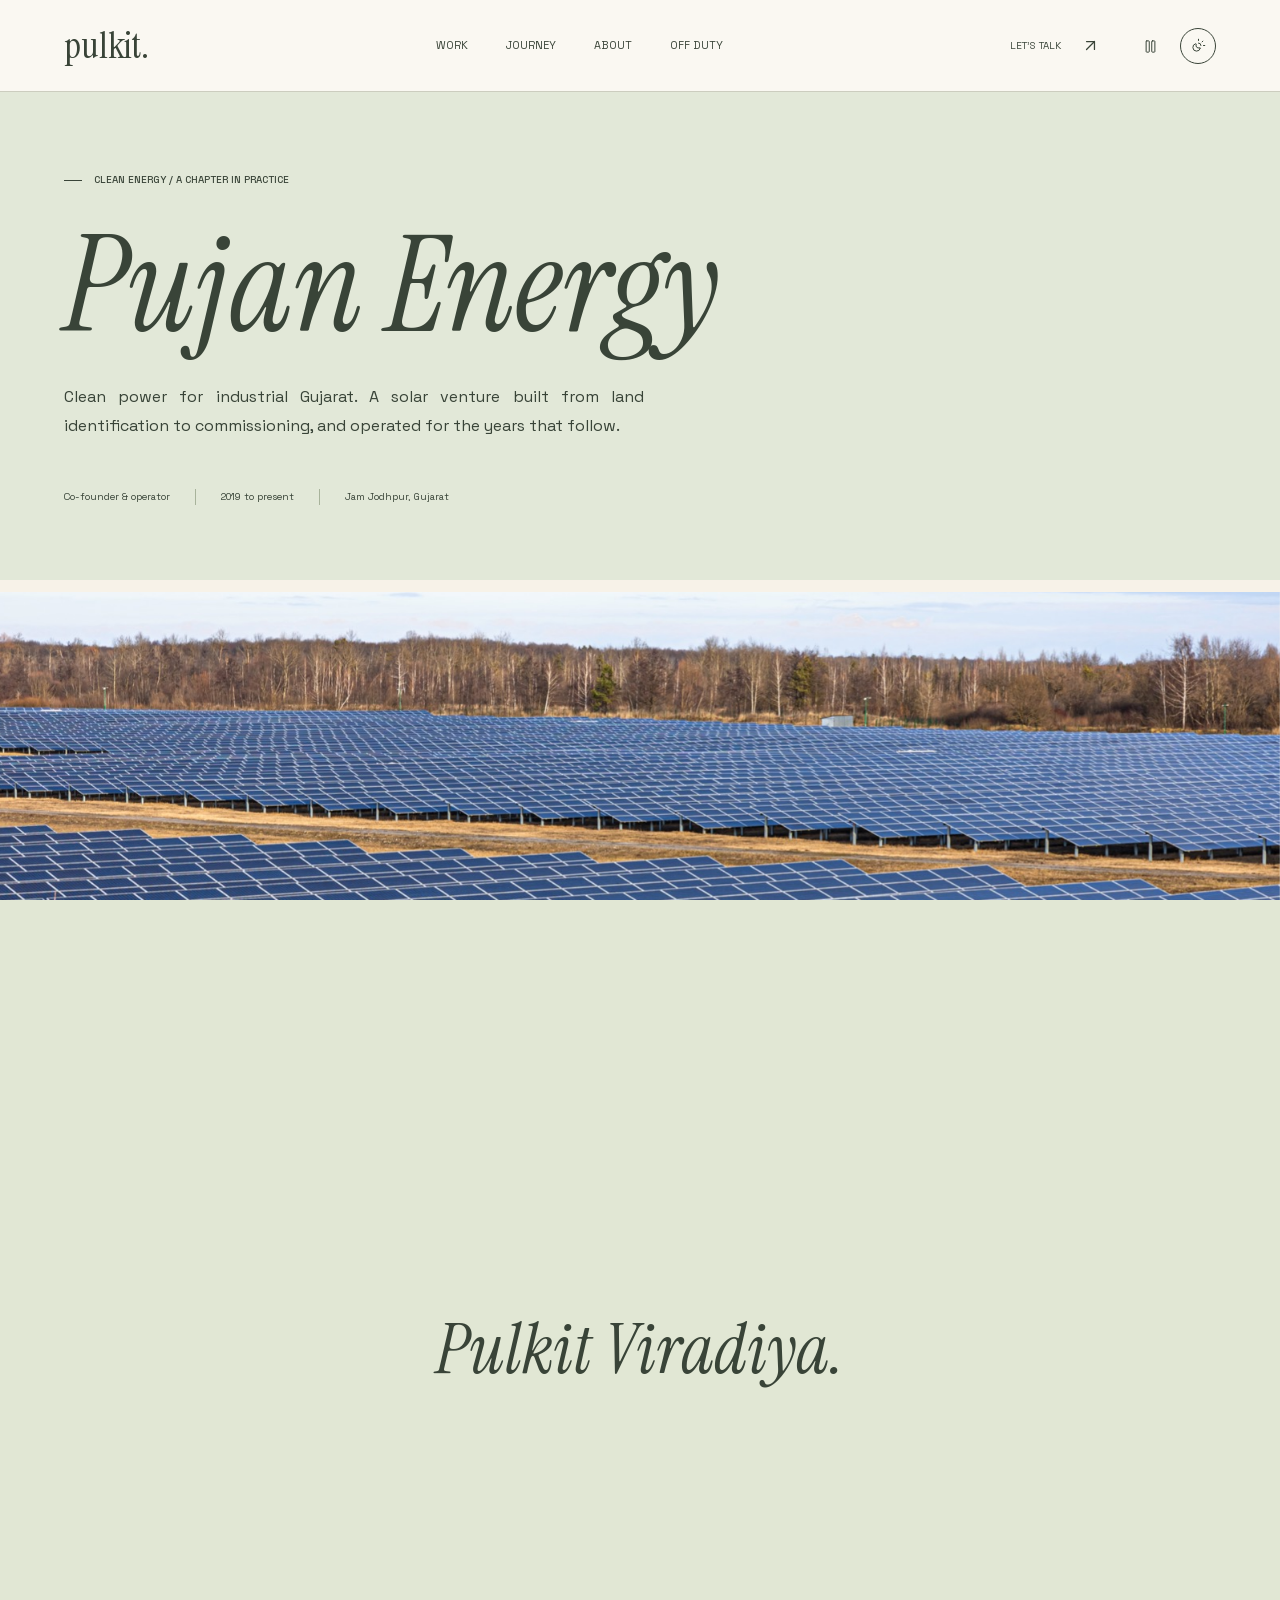
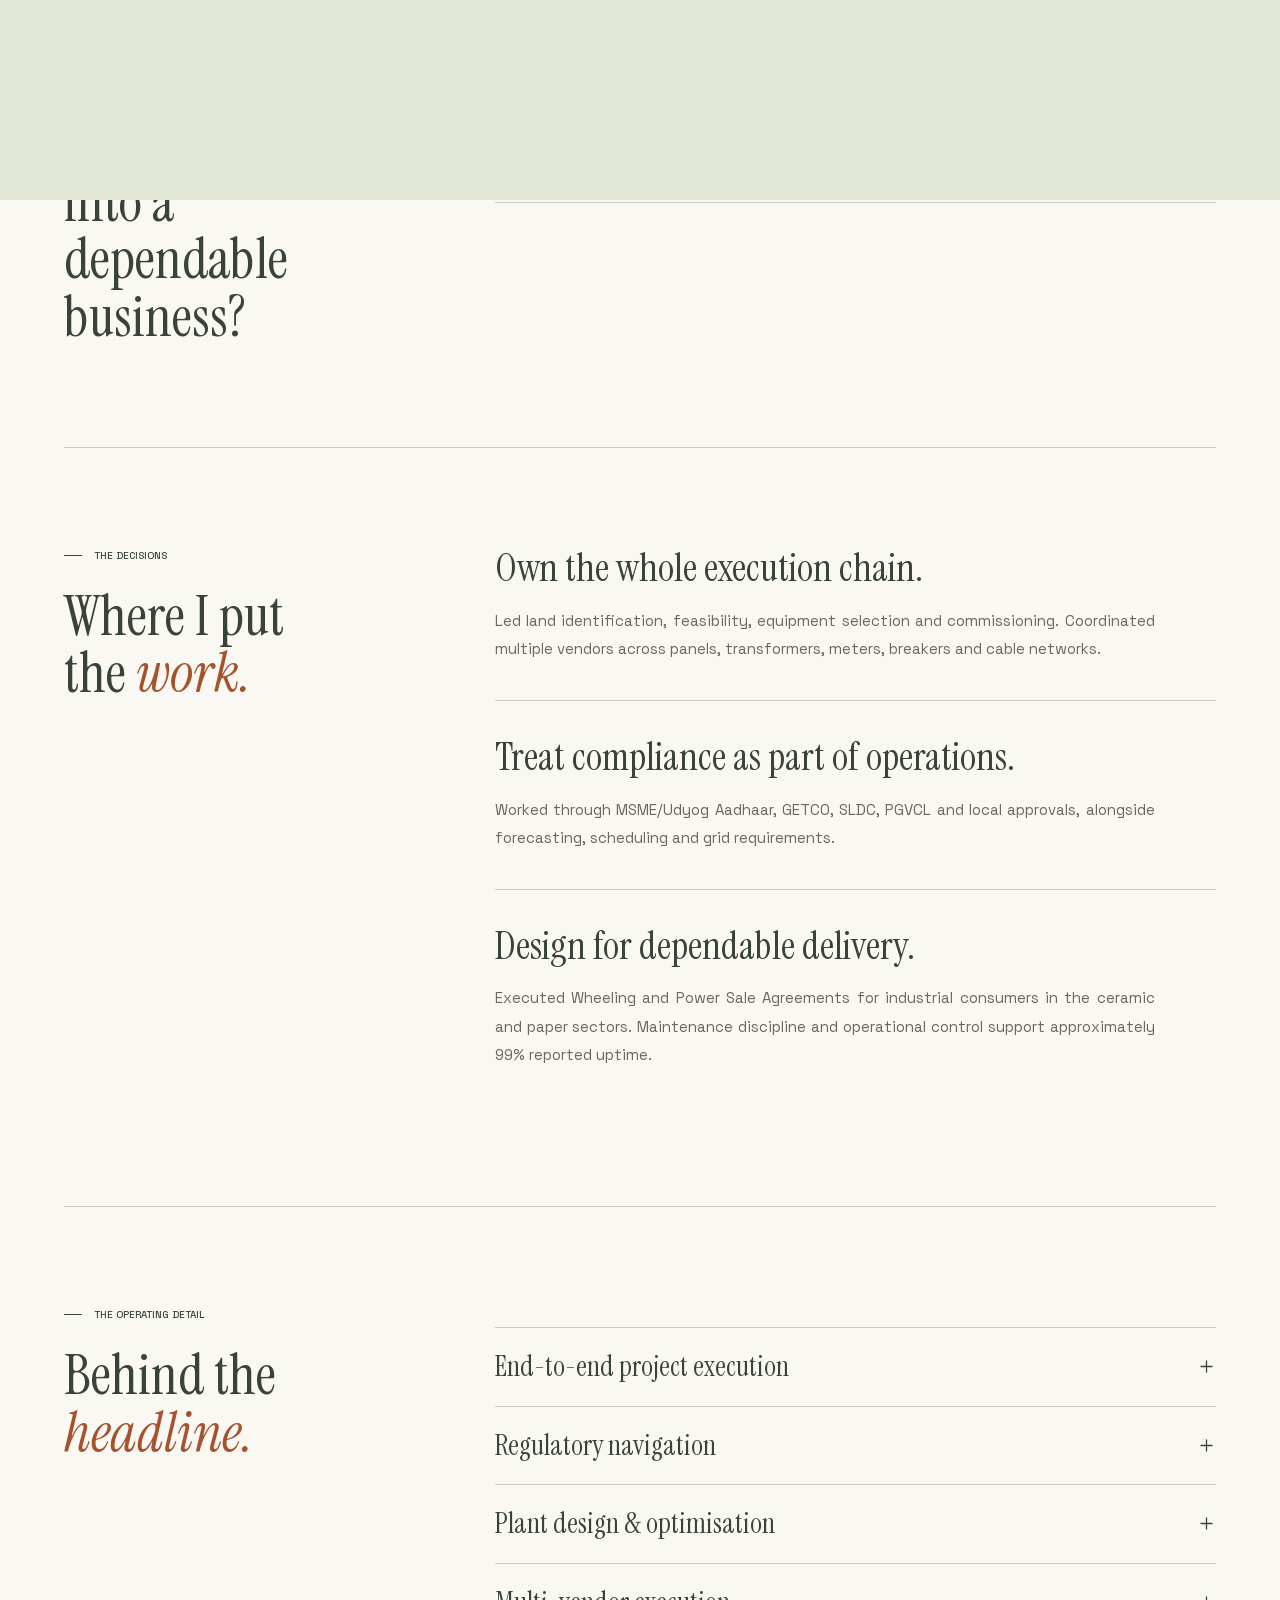
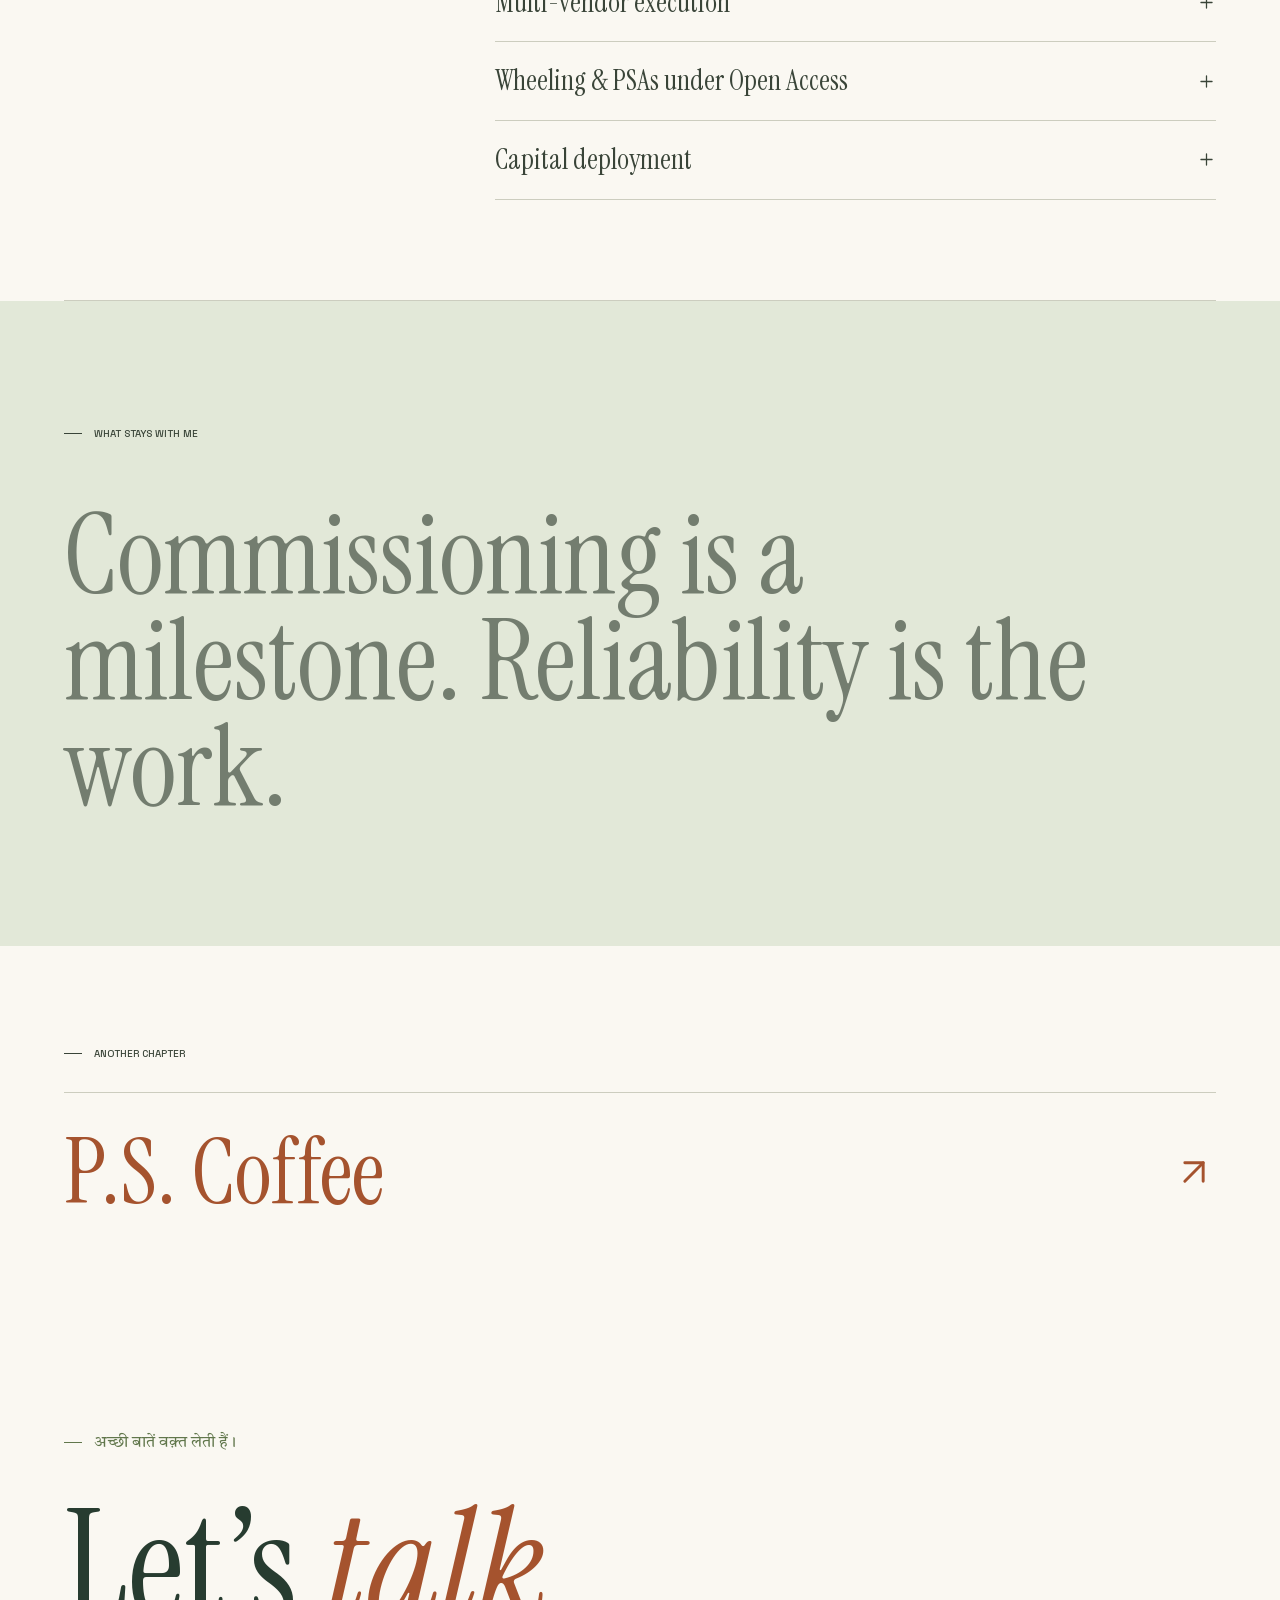
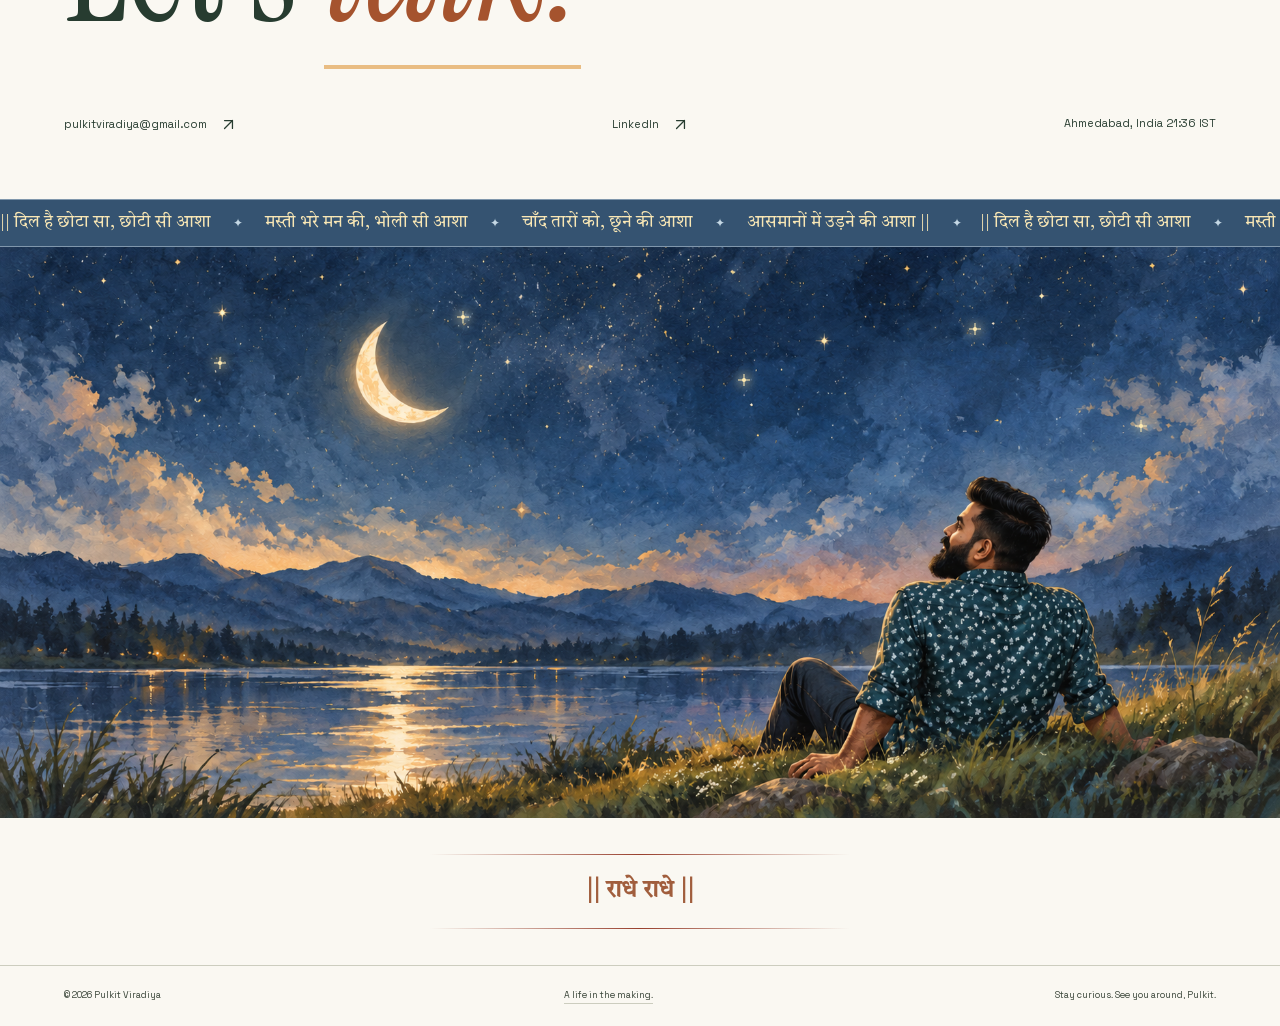
<file: pujan-energy.html>
<!DOCTYPE html>
<html lang="en" data-theme="light"><head>
<meta charset="UTF-8"><meta name="viewport" content="width=device-width, initial-scale=1.0">
<meta http-equiv="Content-Security-Policy" content="default-src 'self'; style-src 'self' 'unsafe-inline' https://fonts.googleapis.com; font-src 'self' https://fonts.gstatic.com; script-src 'self' 'unsafe-inline'; img-src 'self' data:; connect-src 'none'; base-uri 'self'; form-action 'none';">
<meta name="referrer" content="strict-origin-when-cross-origin"><meta http-equiv="Permissions-Policy" content="camera=(), microphone=(), geolocation=(), payment=()">
<link rel="icon" type="image/x-icon" href="favicon.ico"><link rel="icon" type="image/png" sizes="32x32" href="favicon-32x32.png"><link rel="apple-touch-icon" sizes="180x180" href="apple-touch-icon.png">
<meta name="robots" content="index, follow"><meta name="description" content="Clean power for industrial Gujarat. A solar venture built from land identification to commissioning, and operated for the years that follow.">
<meta name="color-scheme" content="light dark"><title>Pujan Energy / Co-founder & operator | Pulkit Viradiya</title>
<style>@font-face { font-family:'Instrument Serif'; src:url('concept-serif.woff2') format('woff2'); font-style:normal; font-weight:400; font-display:swap; }
@font-face { font-family:'Instrument Serif'; src:url('concept-serif-italic.woff2') format('woff2'); font-style:italic; font-weight:400; font-display:swap; }
@font-face { font-family:'Space Grotesk'; src:url('concept-sans.woff2') format('woff2'); font-style:normal; font-weight:300 700; font-display:swap; }
@font-face { font-family:'Tiro Devanagari Hindi'; src:url('concept-tiro-devanagari-hindi.woff2') format('woff2'); font-style:normal; font-weight:400; font-display:swap; }
@font-face { font-family:'Rasa'; src:url('concept-rasa-gujarati.woff2') format('woff2'); font-style:normal; font-weight:300 700; font-display:swap; }
:root {
  --bg: #f4f5f0;
  --ink: #20231f;
  --muted: #62675e;
  --line: #ced1c7;
  --accent: #d9f66f;
  --panel: #e8ebe3;
  --pad: 56px;
  --serif: Georgia, serif;
  --sans: "DM Sans", sans-serif;
  color-scheme: light;
}
[data-theme="dark"] {
  --bg: #191c19;
  --ink: #f4f5ef;
  --muted: #b7beb2;
  --line: #4d554b;
  --panel: #242a23;
  color-scheme: dark;
}
* {
  box-sizing: border-box;
  letter-spacing: 0;
}
html {
  scroll-behavior: smooth;
  scroll-padding-top: 90px;
}
body {
  margin: 0;
  background: var(--bg);
  color: var(--ink);
  font-family: var(--sans);
  font-size: 16px;
  line-height: 1.6;
}
h1,
h2,
h3,
h4,
p,
figure {
  margin: 0;
}
h1,
h2,
h3,
h4 {
  font-family: Manrope, sans-serif;
  line-height: 1.05;
  font-weight: 500;
}
h1 {
  font-size: 100px;
}
h2 {
  font-size: 62px;
}
h3 {
  font-size: 30px;
}
p {
  text-align: justify;
  max-width: 66ch;
  color: var(--muted);
}
p + p {
  margin-top: 20px;
}
a {
  color: inherit;
  text-decoration: none;
}
button,
input {
  font: inherit;
}
button {
  cursor: pointer;
  color: inherit;
}
a,
button,
summary {
  -webkit-tap-highlight-color: transparent;
}
a:focus-visible,
button:focus-visible,
summary:focus-visible {
  outline: 3px solid #739d23;
  outline-offset: 6px;
}
img {
  max-width: 100%;
  display: block;
}
button {
  border: 0;
}
::selection {
  background: #d9f66f;
  color: #20231f;
}
[hidden] {
  display: none !important;
}
.wrap {
  max-width: 1600px;
  margin: auto;
  padding-inline: var(--pad);
}
.section {
  padding-block: 100px;
}
.eyebrow {
  display: flex;
  align-items: center;
  gap: 12px;
  font-size: 11px;
  font-weight: 650;
  text-transform: uppercase;
}
.eyebrow:before {
  content: "";
  width: 7px;
  height: 7px;
  background: currentColor;
}
.serif {
  font-family: Georgia, serif;
  font-style: italic;
  font-weight: 400;
}
.muted {
  color: var(--muted);
}
.accent {
  color: #698322;
}
.skip {
  position: fixed;
  left: 20px;
  top: -100px;
  z-index: 100;
  background: var(--accent);
  padding: 15px;
  color: #20231f;
}
.skip:focus {
  top: 12px;
}
.icon {
  width: 19px;
  height: 19px;
  display: inline-block;
  vertical-align: middle;
  flex-shrink: 0;
  fill: none;
  stroke: currentColor;
  stroke-width: 1.6;
  stroke-linecap: round;
  stroke-linejoin: round;
}
.icon-btn {
  display: grid;
  place-items: center;
  width: 44px;
  height: 44px;
  background: transparent;
  border: 1px solid var(--line);
  border-radius: 50%;
  position: relative;
}
.icon-btn:after {
  content: attr(aria-label);
  position: absolute;
  top: 50px;
  right: 0;
  font-size: 11px;
  white-space: nowrap;
  padding: 4px 9px;
  background: var(--ink);
  color: var(--bg);
  opacity: 0;
  pointer-events: none;
}
.icon-btn:hover:after {
  opacity: 1;
}
.nav {
  height: 86px;
  position: sticky;
  top: 0;
  background: var(--bg);
  z-index: 30;
  border-bottom: 1px solid var(--line);
}
.nav-inner {
  height: 100%;
  display: flex;
  align-items: center;
  justify-content: space-between;
  gap: 25px;
}
.logo {
  font-size: 22px;
  font-weight: 700;
  line-height: 1;
}
.logo small {
  font-size: 11px;
  display: block;
  font-weight: 450;
  margin-top: 7px;
  color: var(--muted);
}
.nav-links {
  display: flex;
  gap: 30px;
  align-items: center;
  font-size: 13px;
}
.nav-links a {
  position: relative;
}
.nav-links a:after {
  content: "";
  position: absolute;
  height: 1px;
  left: 0;
  right: 100%;
  bottom: -4px;
  background: currentColor;
  transition: right 0.25s;
}
.nav-links a:hover:after,
.nav-links a[aria-current="page"]:after {
  right: 0;
}
.nav-tools {
  display: flex;
  gap: 10px;
  align-items: center;
}
.nav-contact {
  font-size: 12px;
  display: flex;
  align-items: center;
  gap: 16px;
  padding-right: 12px;
}
.mobile-menu {
  display: none;
}
.progress {
  height: 2px;
  background: #739d23;
  position: absolute;
  bottom: -1px;
  left: 0;
  width: 0;
  transition: width 0.1s linear;
}
.menu-dialog {
  border: 0;
  padding: 0;
  background: var(--bg);
  color: var(--ink);
  max-width: none;
  max-height: none;
  width: 100%;
  height: 100dvh;
}
.menu-dialog::backdrop {
  background: #111a;
}
.menu-top {
  display: flex;
  align-items: center;
  justify-content: space-between;
  padding: 28px var(--pad);
  border-bottom: 1px solid var(--line);
}
.menu-list {
  display: flex;
  flex-direction: column;
  padding: 30px var(--pad);
  gap: 10px;
}
.menu-list a {
  font-family: Manrope;
  font-size: 42px;
  line-height: 1.5;
  border-bottom: 1px solid var(--line);
}
.hero {
  background: #c5dad5;
  color: #20231f;
  position: relative;
  min-height: 570px;
  height: calc(100svh - 142px);
  max-height: 820px;
  overflow: hidden;
}
.hero-img {
  position: absolute;
  right: 0;
  top: 0;
  width: 54%;
  height: 100%;
  object-fit: cover;
  object-position: center 28%;
  mix-blend-mode: multiply;
}
.hero .wrap {
  position: relative;
  height: 100%;
  padding-top: 35px;
  padding-bottom: 42px;
  display: flex;
  flex-direction: column;
  justify-content: space-between;
  pointer-events: none;
}
.hero a {
  pointer-events: auto;
}
.hero-top {
  display: flex;
  justify-content: space-between;
  font-size: 11px;
}
.hero-top span:last-child {
  background: #c5dad5dd;
  padding: 2px 8px;
}
.hero-heading {
  font-size: 106px;
  line-height: 0.97;
  font-weight: 500;
  max-width: 750px;
  margin-top: 20px;
}
.hero-heading .serif {
  display: block;
}
.hero-caption {
  max-width: 370px;
  font-size: 17px;
  line-height: 1.5;
  color: #303e37;
  margin-top: 24px;
}
.hero-bottom {
  display: flex;
  align-items: end;
  justify-content: space-between;
  margin-top: 20px;
}
.text-link {
  display: inline-flex;
  align-items: center;
  gap: 24px;
  font-size: 13px;
  border-bottom: 1px solid currentColor;
  padding-bottom: 9px;
}
.text-link .icon {
  transition: transform 0.25s;
}
.text-link:hover .icon {
  transform: translate(3px, -3px);
}
.hero-stamp {
  background: var(--accent);
  color: #20231f;
  width: 140px;
  height: 140px;
  border-radius: 50%;
  display: flex;
  align-items: center;
  justify-content: center;
  text-align: center;
  transform: rotate(10deg);
  font-size: 12px;
  line-height: 1.4;
  font-weight: 650;
  margin-right: 30px;
}
.hero-stamp span {
  display: block;
}
.ticker {
  display: flex;
  align-items: center;
  justify-content: space-between;
  gap: 16px;
  padding-block: 18px;
  font-size: 11px;
  border-bottom: 1px solid var(--line);
}
.ticker-dot {
  width: 6px;
  height: 6px;
  background: #789334;
  border-radius: 50%;
  display: inline-block;
  margin-right: 8px;
}
.intro {
  display: grid;
  grid-template-columns: 1fr 2fr;
  gap: 70px;
}
.intro h2 {
  font-size: 46px;
  line-height: 1.2;
  max-width: 920px;
}
.intro p {
  margin-top: 30px;
  font-size: 17px;
  max-width: 600px;
}
.proof {
  display: grid;
  grid-template-columns: repeat(4, 1fr);
  margin-top: 65px;
  border-top: 1px solid var(--line);
  border-bottom: 1px solid var(--line);
}
.proof-item {
  padding: 28px 30px;
  border-right: 1px solid var(--line);
}
.proof-item:first-child {
  padding-left: 0;
}
.proof-item:last-child {
  border: 0;
}
.proof-number {
  font-size: 48px;
  line-height: 1.1;
  font-family: Manrope;
  font-weight: 500;
}
.proof-label {
  font-size: 11px;
  color: var(--muted);
  margin-top: 12px;
}
.section-head {
  display: flex;
  align-items: end;
  justify-content: space-between;
  gap: 30px;
  margin-bottom: 40px;
}
.section-head .eyebrow {
  margin-bottom: 22px;
}
.section-head h2 {
  max-width: 850px;
}
.work-grid {
  display: grid;
  grid-template-columns: 1fr 1fr;
  gap: 52px 26px;
}
.work-item {
  min-width: 0;
}
.work-item:first-child {
  grid-column: 1/-1;
}
.work-art {
  position: relative;
  background: var(--tile, #d9f66f);
  color: #20231f;
  min-height: 320px;
  aspect-ratio: 1.5;
  overflow: hidden;
  display: flex;
  flex-direction: column;
  justify-content: space-between;
  padding: 32px;
}
.work-item:first-child .work-art {
  aspect-ratio: 2.35;
}
.work-art img {
  position: absolute;
  inset: 0;
  width: 100%;
  height: 100%;
  object-fit: cover;
  transition: transform 0.75s cubic-bezier(0.2, 0.65, 0.2, 1);
}
.work-item:hover .work-art img {
  transform: scale(1.035);
}
.art-label {
  position: relative;
  z-index: 1;
  align-self: flex-start;
  font-size: 10px;
  background: #f4f5f0;
  color: #20231f;
  padding: 7px 12px;
  border-radius: 2px;
}
.art-copy {
  position: relative;
  z-index: 1;
  font-size: 76px;
  line-height: 0.95;
  font-family: Manrope;
  font-weight: 650;
}
.art-copy span {
  display: block;
}
.art-foot {
  position: relative;
  z-index: 1;
  font-size: 12px;
}
.art-index {
  position: absolute;
  bottom: 22px;
  right: 24px;
  background: #f4f5f0;
  color: #20231f;
  width: 46px;
  height: 46px;
  display: grid;
  place-items: center;
  border-radius: 50%;
  transition:
    background 0.2s,
    transform 0.2s;
}
.work-item:hover .art-index {
  background: #d9f66f;
  transform: rotate(45deg);
}
.work-meta {
  display: flex;
  align-items: start;
  justify-content: space-between;
  gap: 20px;
  margin-top: 19px;
}
.work-meta h3 {
  font-size: 24px;
}
.work-meta p {
  font-size: 13px;
  margin-top: 7px;
}
.work-meta > span {
  font-size: 11px;
  color: var(--muted);
  white-space: nowrap;
}
.work-art.photo .art-copy {
  font-size: 54px;
  background: #f4f5f0;
  padding: 16px;
  align-self: start;
  max-width: 70%;
}
.ribbon-art {
  position: absolute;
  inset: auto -40px 100px;
  transform: rotate(-12deg);
  background: #23251f;
  color: #edffa3;
  padding: 18px 0;
  text-align: center;
  font-family: Manrope;
  font-size: 40px;
}
.candy-art .art-copy {
  font-size: 80px;
  max-width: 700px;
}
.ximi-art .art-copy {
  font-size: 58px;
}
.art-grid {
  position: absolute;
  inset: 0;
  background-image:
    linear-gradient(#20231f18 1px, transparent 1px),
    linear-gradient(90deg, #20231f18 1px, transparent 1px);
  background-size: 60px 60px;
}
.work-item:focus-visible .work-art {
  outline: 3px solid #739d23;
  outline-offset: 4px;
}
.dark-band {
  background: #20251f;
  color: #f4f5f0;
}
.dark-band p {
  color: #c5cbbc;
}
.dark-band .eyebrow {
  color: #d9f66f;
}
.thesis {
  font-size: 70px;
  max-width: 1050px;
  line-height: 1.12;
  margin-top: 40px;
}
.thesis .serif {
  color: #d9f66f;
}
.process {
  display: grid;
  grid-template-columns: repeat(3, 1fr);
  gap: 35px;
  margin-top: 60px;
}
.process article {
  border-top: 1px solid #646e60;
  padding-top: 25px;
}
.process article > span {
  font-size: 11px;
  color: #c5cbbc;
}
.process h3 {
  font-size: 24px;
  margin: 25px 0 16px;
}
.process p {
  font-size: 14px;
}
.journey-strip {
  display: grid;
  grid-template-columns: 1fr 1fr;
  gap: 70px;
  align-items: center;
}
.journey-image {
  aspect-ratio: 1;
  object-fit: cover;
  width: 100%;
  max-height: 540px;
  object-position: center 20%;
}
.journey-strip h2 {
  margin-top: 24px;
}
.journey-strip p {
  margin: 28px 0;
}
.journey-strip .eyebrow {
  margin-top: 20px;
}
.chapter-list {
  margin-top: 45px;
}
.chapter-row {
  display: grid;
  grid-template-columns: 70px 1fr 24px;
  gap: 20px;
  align-items: center;
  padding: 24px 0;
  border-top: 1px solid var(--line);
}
.chapter-row:last-child {
  border-bottom: 1px solid var(--line);
}
.chapter-row > span:first-child {
  font-size: 12px;
  color: var(--muted);
}
.chapter-row strong {
  font-size: 22px;
  font-weight: 500;
}
.chapter-row:hover {
  color: #698322;
}
.off-duty-teaser {
  background: #d9f66f;
  color: #20231f;
}
.off-duty-teaser p {
  color: #414d2e;
}
.off-duty-teaser .wrap {
  display: grid;
  grid-template-columns: 1fr 1fr;
  gap: 70px;
  align-items: center;
}
.off-duty-teaser h2 {
  font-size: 65px;
}
.off-duty-teaser p {
  margin: 24px 0;
}
.small-index {
  font-size: 11px;
  text-transform: uppercase;
  margin-bottom: 30px;
}
.contact-section {
  padding-block: 100px 55px;
}
.contact-section h2 {
  font-size: 96px;
  margin: 25px 0 50px;
}
.contact-section h2 a {
  border-bottom: 2px solid var(--ink);
}
.contact-meta {
  display: flex;
  justify-content: space-between;
  gap: 25px;
  flex-wrap: wrap;
  font-size: 13px;
}
.contact-meta a {
  display: inline-flex;
  gap: 12px;
  align-items: center;
}
.radhe-section {
  text-align: center;
  padding: 36px var(--pad);
}
.radhe-rule {
  border: none;
  height: 1px;
  background: linear-gradient(
    to right,
    transparent,
    #b5872a 30%,
    #b5872a 70%,
    transparent
  );
  margin: 0 auto;
  max-width: 420px;
}
.radhe-text {
  font-family: var(--serif);
  font-size: 1.65rem;
  font-weight: 700;
  letter-spacing: 0;
  color: #947023;
  padding: 1.1rem 0;
  display: block;
}
[data-theme="dark"] .radhe-rule {
  background: linear-gradient(
    to right,
    transparent,
    #e8c46a 30%,
    #e8c46a 70%,
    transparent
  );
}
[data-theme="dark"] .radhe-text {
  color: #e8c46a;
}
.footer {
  padding-block: 22px;
  border-top: 1px solid var(--line);
  font-size: 11px;
}
.footer .wrap {
  display: flex;
  justify-content: space-between;
  gap: 20px;
}
.footer a {
  border-bottom: 1px solid var(--line);
}
.page-hero {
  padding-block: 66px 65px;
}
.page-hero h1 {
  margin: 35px 0 28px;
  max-width: 1200px;
}
.page-hero p {
  max-width: 630px;
  font-size: 19px;
}
.page-hero .hero-meta {
  margin-top: 42px;
  display: flex;
  gap: 25px;
  flex-wrap: wrap;
  font-size: 12px;
}
.hero-meta > span {
  padding-right: 25px;
  border-right: 1px solid var(--line);
}
.hero-meta > span:last-child {
  border: 0;
}
.case-top {
  background: var(--case, #d9f66f);
  color: #20231f;
}
.case-top p {
  color: #364034;
}
.case-top .hero-meta > span {
  border-color: #20231f44;
}
.case-cover {
  position: relative;
  max-height: 700px;
  overflow: hidden;
}
.case-cover img {
  width: 100%;
  height: 520px;
  object-fit: cover;
}
.case-cover figcaption {
  position: absolute;
  bottom: 15px;
  left: var(--pad);
  font-size: 10px;
  background: #f4f5f0;
  color: #20231f;
  padding: 5px 10px;
  max-width: 80%;
}
.case-graphic {
  height: 400px;
  background: #20251f;
  color: var(--case);
  display: flex;
  align-items: center;
  justify-content: center;
  gap: 45px;
  overflow: hidden;
}
.case-graphic strong {
  font-family: Manrope;
  font-weight: 500;
  font-size: 122px;
}
.case-graphic span {
  font-size: 22px;
  max-width: 260px;
  line-height: 1.5;
}
.case-nav {
  padding-block: 20px;
  border-bottom: 1px solid var(--line);
  display: flex;
  gap: 28px;
  font-size: 12px;
  flex-wrap: wrap;
}
.case-section {
  display: grid;
  grid-template-columns: 1fr 2fr;
  gap: 70px;
  padding-block: 80px;
  border-bottom: 1px solid var(--line);
}
.case-section h2 {
  font-size: 40px;
  max-width: 330px;
}
.case-section .eyebrow {
  margin-bottom: 24px;
}
.case-section h3 {
  font-size: 26px;
  margin-bottom: 18px;
}
.case-section .prose {
  max-width: 800px;
}
.case-section p {
  font-size: 17px;
  line-height: 1.8;
}
.decision {
  padding-block: 28px;
  border-top: 1px solid var(--line);
}
.decision:first-child {
  padding-top: 0;
  border: 0;
}
.decision > span {
  display: block;
  font-size: 11px;
  margin-bottom: 14px;
  color: var(--muted);
}
.detail-list {
  margin-top: 20px;
}
.detail-list details {
  border-top: 1px solid var(--line);
  padding: 22px 0;
}
.detail-list details:last-child {
  border-bottom: 1px solid var(--line);
}
.detail-list summary {
  cursor: pointer;
  display: flex;
  align-items: center;
  justify-content: space-between;
  gap: 20px;
  list-style: none;
  font-size: 19px;
}
.detail-list summary::-webkit-details-marker {
  display: none;
}
.detail-list summary .icon {
  transition: transform 0.25s;
}
.detail-list details[open] summary .icon {
  transform: rotate(45deg);
}
.detail-list details p {
  margin-top: 18px;
  font-size: 16px;
}
.next-chapter {
  padding-block: 80px;
}
.next-chapter a {
  display: flex;
  justify-content: space-between;
  align-items: center;
  margin-top: 30px;
  border-top: 1px solid var(--line);
  padding-top: 30px;
  font-size: 60px;
  line-height: 1.1;
}
.next-chapter .icon {
  width: 44px;
  height: 44px;
}
.filter-bar {
  display: flex;
  gap: 8px;
  flex-wrap: wrap;
  margin-bottom: 40px;
}
.filter-bar button {
  padding: 10px 18px;
  border: 1px solid var(--line);
  border-radius: 2px;
  background: transparent;
  font-size: 12px;
}
.filter-bar button[aria-pressed="true"] {
  background: var(--ink);
  color: var(--bg);
  border-color: var(--ink);
}
.timeline {
  margin-top: 40px;
}
.timeline-row {
  display: grid;
  grid-template-columns: 145px 1fr;
  gap: 50px;
  padding: 42px 0;
  border-top: 1px solid var(--line);
}
.timeline-year {
  font-size: 30px;
  font-family: Manrope;
  line-height: 1.2;
}
.timeline-year small {
  display: block;
  margin-top: 12px;
  font-size: 11px;
  font-family: var(--sans);
  color: var(--muted);
  line-height: 1.6;
}
.timeline-body {
  border-left: 2px solid var(--entry, #719538);
  padding-left: 35px;
}
.timeline-body .eyebrow {
  color: var(--muted);
  margin-bottom: 20px;
}
.timeline-body h3 {
  font-size: 32px;
  margin-bottom: 20px;
}
.timeline-body p {
  margin-top: 14px;
}
.timeline-body .text-link {
  margin-top: 25px;
}
.t-venture-link {
  color: inherit;
  text-decoration: none;
}
.timeline-counter {
  font-size: 12px;
  color: var(--muted);
  margin-bottom: 25px;
}
.portrait-section {
  display: grid;
  grid-template-columns: 1fr 1fr;
  gap: 70px;
  align-items: center;
}
.portrait-section > img {
  width: 100%;
  height: 640px;
  object-fit: cover;
  object-position: center 20%;
}
.portrait-section h2 {
  font-size: 52px;
  margin-bottom: 30px;
}
.portrait-section p {
  margin-top: 20px;
}
.quote {
  font-family: Georgia, serif;
  font-style: italic;
  font-size: 46px;
  line-height: 1.2;
  margin: 30px 0;
}
.education-row {
  display: grid;
  grid-template-columns: 180px 1fr;
  gap: 30px;
  padding: 30px 0;
  border-top: 1px solid var(--line);
}
.education-row h3 {
  font-size: 24px;
  line-height: 1.3;
}
.education-row p {
  margin-top: 10px;
}
.education-row > span {
  font-size: 14px;
  color: var(--muted);
}
.listening {
  display: grid;
  grid-template-columns: 1fr 1fr;
  gap: 50px;
  margin-top: 50px;
}
.listening h3 {
  margin-bottom: 20px;
}
.vinyl {
  width: 230px;
  aspect-ratio: 1;
  border-radius: 50%;
  background: repeating-radial-gradient(
    circle,
    #1d211e 0px,
    #1d211e 3px,
    #343a33 4px,
    #1d211e 5px
  );
  position: relative;
  margin: 10px auto 35px;
  animation: spin 18s linear infinite;
  animation-play-state: paused;
}
.vinyl:after {
  content: "PV / SIDE A";
  position: absolute;
  inset: 34%;
  display: grid;
  place-items: center;
  background: #d9f66f;
  border-radius: 50%;
  color: #20231f;
  font-size: 10px;
}
.listening article:hover .vinyl {
  animation-play-state: running;
}
.listening article {
  padding: 35px 0;
  border-top: 1px solid var(--line);
}
.listening .status {
  display: inline-block;
  padding: 7px 12px;
  background: var(--panel);
  font-size: 11px;
  margin-top: 20px;
}
.interests {
  display: grid;
  grid-template-columns: repeat(3, 1fr);
  gap: 30px;
}
.interests article {
  border-top: 1px solid var(--line);
  padding-top: 25px;
}
.interests h3 {
  margin: 25px 0 20px;
  font-size: 25px;
}
.interests > article > span {
  font-size: 11px;
  color: var(--muted);
}
.languages {
  display: flex;
  flex-wrap: wrap;
  gap: 30px;
  margin-top: 30px;
}
.languages span {
  padding: 14px 0;
  border-bottom: 1px solid var(--line);
  flex: 1;
  min-width: 150px;
}
.languages small {
  display: block;
  color: var(--muted);
}
.coffee-wide {
  width: 100%;
  height: 440px;
  object-fit: cover;
}
.reveal {
  opacity: 1;
  transform: none;
}
.motion-ready .reveal.pending {
  opacity: 0;
  transform: translateY(22px);
}
.motion-ready .reveal {
  transition:
    opacity 0.65s ease,
    transform 0.65s cubic-bezier(0.2, 0.65, 0.2, 1);
}
@keyframes spin {
  to {
    transform: rotate(360deg);
  }
}
@view-transition {
  navigation: auto;
}
::view-transition-old(root) {
  animation: fade-out 0.15s ease;
}
::view-transition-new(root) {
  animation: fade-in 0.3s ease;
}
@keyframes fade-in {
  from {
    opacity: 0;
    transform: translateY(8px);
  }
}
@keyframes fade-out {
  to {
    opacity: 0;
  }
}
[data-motion="off"] *,
[data-motion="off"] *:before,
[data-motion="off"] *:after {
  animation: none !important;
  transition: none !important;
  scroll-behavior: auto !important;
}
[data-motion="off"] .reveal {
  opacity: 1 !important;
  transform: none !important;
}
@media (min-width: 1650px) {
  .hero-heading {
    font-size: 132px;
  }
  .hero-caption {
    font-size: 20px;
  }
  .hero .wrap {
    padding-block: 45px;
  }
  .hero-img {
    object-position: center 32%;
  }
}
@media (max-width: 1100px) {
  :root {
    --pad: 32px;
  }
  .nav-links {
    gap: 20px;
  }
  .nav-contact {
    display: none;
  }
  .hero-heading {
    font-size: 86px;
  }
  .hero-caption {
    max-width: 310px;
  }
  .hero-img {
    width: 56%;
  }
  h1 {
    font-size: 80px;
  }
  h2 {
    font-size: 50px;
  }
  .intro {
    gap: 35px;
    grid-template-columns: 1fr 2.4fr;
  }
  .intro h2 {
    font-size: 38px;
  }
  .proof-number {
    font-size: 36px;
  }
  .proof-item {
    padding-inline: 20px;
  }
  .art-copy,
  .candy-art .art-copy {
    font-size: 62px;
  }
  .work-art.photo .art-copy {
    font-size: 42px;
  }
  .thesis {
    font-size: 56px;
  }
  .case-section {
    gap: 40px;
  }
  .portrait-section {
    gap: 35px;
  }
  .contact-section h2 {
    font-size: 76px;
  }
  .case-graphic strong {
    font-size: 100px;
  }
  .off-duty-teaser .wrap {
    gap: 40px;
  }
}
@media (max-width: 760px) {
  :root {
    --pad: 22px;
  }
  .nav {
    height: 76px;
  }
  .nav-links {
    display: none;
  }
  .mobile-menu {
    display: grid;
  }
  .nav-tools {
    gap: 7px;
  }
  .logo {
    font-size: 20px;
  }
  .logo small {
    font-size: 10px;
  }
  .icon-btn {
    width: 38px;
    height: 38px;
  }
  .nav-tools .motion-toggle {
    display: none;
  }
  .hero {
    height: calc(100svh - 128px);
    min-height: 610px;
    max-height: 800px;
  }
  .hero-img {
    width: 100%;
    height: 100%;
    object-position: 66% center;
    opacity: 0.67;
    mix-blend-mode: multiply;
  }
  .hero .wrap {
    padding-top: 24px;
    padding-bottom: 26px;
  }
  .hero-top {
    font-size: 10px;
    gap: 10px;
  }
  .hero-top span:last-child {
    display: none;
  }
  .hero-heading {
    font-size: 64px;
    line-height: 1.02;
    margin-top: 0;
    text-shadow: 0 0 28px #c5dad5;
  }
  .hero-caption {
    font-size: 15px;
    max-width: 290px;
    color: #20231f;
    background: #c5dad5ed;
    padding: 12px 15px;
    margin-top: 24px;
  }
  .hero-bottom {
    align-items: center;
  }
  .hero-bottom .text-link {
    background: #d9f66f;
    border: 0;
    padding: 12px;
  }
  .hero-stamp {
    width: 100px;
    height: 100px;
    font-size: 10px;
    margin: 0;
  }
  .hero-name-block {
    margin-top: 70px;
  }
  .ticker {
    font-size: 10px;
    gap: 10px;
  }
  .ticker > span:nth-child(2) {
    display: none;
  }
  .section {
    padding-block: 65px;
  }
  .intro {
    grid-template-columns: 1fr;
    gap: 25px;
  }
  .intro h2 {
    font-size: 32px;
  }
  .intro p {
    font-size: 16px;
    margin-top: 20px;
  }
  .proof {
    grid-template-columns: 1fr 1fr;
    margin-top: 40px;
  }
  .proof-item {
    padding: 24px 18px !important;
  }
  .proof-item:nth-child(2) {
    border-right: 0;
  }
  .proof-item:nth-child(-n + 2) {
    border-bottom: 1px solid var(--line);
  }
  .proof-number {
    font-size: 36px;
  }
  .proof-label {
    font-size: 10px;
  }
  .section-head {
    align-items: start;
    flex-direction: column;
    gap: 22px;
    margin-bottom: 30px;
  }
  h1 {
    font-size: 58px;
  }
  h2 {
    font-size: 40px;
  }
  .work-grid {
    grid-template-columns: 1fr;
    gap: 35px;
  }
  .work-item:first-child {
    grid-column: auto;
  }
  .work-art,
  .work-item:first-child .work-art {
    aspect-ratio: 1.12;
    min-height: 280px;
    padding: 22px;
  }
  .art-copy,
  .candy-art .art-copy {
    font-size: 58px;
  }
  .work-art.photo .art-copy {
    font-size: 37px;
    max-width: 85%;
  }
  .work-meta h3 {
    font-size: 22px;
  }
  .work-meta p {
    font-size: 12px;
  }
  .work-meta > span {
    font-size: 10px;
  }
  .thesis {
    font-size: 42px;
  }
  .process {
    grid-template-columns: 1fr;
    gap: 30px;
    margin-top: 40px;
  }
  .process h3 {
    margin-top: 15px;
  }
  .journey-strip,
  .off-duty-teaser .wrap {
    grid-template-columns: 1fr;
    gap: 35px;
  }
  .journey-image {
    max-height: 440px;
  }
  .off-duty-teaser h2 {
    font-size: 46px;
  }
  .chapter-row strong {
    font-size: 21px;
  }
  .contact-section {
    padding-block: 60px 30px;
  }
  .contact-section h2 {
    font-size: 50px;
    margin-bottom: 35px;
  }
  .contact-meta {
    flex-direction: column;
    gap: 20px;
  }
  .footer .wrap {
    flex-wrap: wrap;
    font-size: 10px;
  }
  .footer .wrap > span:last-child {
    display: none;
  }
  .page-hero {
    padding-block: 40px 42px;
  }
  .page-hero h1 {
    margin-block: 28px 22px;
    overflow-wrap: break-word;
  }
  .page-hero p {
    font-size: 17px;
  }
  .page-hero .hero-meta {
    gap: 12px;
    font-size: 11px;
    margin-top: 28px;
  }
  .hero-meta > span {
    padding-right: 12px;
  }
  .case-cover img {
    height: 300px;
  }
  .case-cover figcaption {
    font-size: 9px;
  }
  .case-graphic {
    height: 270px;
    gap: 20px;
    padding: 22px;
  }
  .case-graphic strong {
    font-size: 72px;
  }
  .case-graphic span {
    font-size: 16px;
    max-width: 140px;
  }
  .case-section {
    grid-template-columns: 1fr;
    gap: 30px;
    padding-block: 55px;
  }
  .case-section h2 {
    font-size: 37px;
    max-width: 100%;
  }
  .case-section p {
    font-size: 16px;
  }
  .case-nav {
    gap: 20px;
    font-size: 11px;
  }
  .next-chapter {
    padding-block: 55px;
  }
  .next-chapter a {
    font-size: 38px;
    gap: 20px;
  }
  .next-chapter .icon {
    width: 28px;
    height: 28px;
  }
  .timeline-row {
    grid-template-columns: 1fr;
    gap: 22px;
    padding: 35px 0;
  }
  .timeline-year {
    font-size: 27px;
    display: flex;
    align-items: center;
    gap: 20px;
  }
  .timeline-year small {
    margin: 0;
  }
  .timeline-body {
    padding-left: 20px;
  }
  .timeline-body h3 {
    font-size: 27px;
  }
  .filter-bar {
    gap: 6px;
  }
  .filter-bar button {
    padding: 9px 11px;
    font-size: 11px;
  }
  .portrait-section {
    grid-template-columns: 1fr;
    gap: 40px;
  }
  .portrait-section > img {
    height: 430px;
  }
  .portrait-section h2 {
    font-size: 39px;
  }
  .quote {
    font-size: 35px;
  }
  .education-row {
    grid-template-columns: 1fr;
    gap: 15px;
  }
  .education-row h3 {
    font-size: 22px;
  }
  .listening,
  .interests {
    grid-template-columns: 1fr;
    gap: 30px;
  }
  .coffee-wide {
    height: 280px;
  }
  .radhe-section {
    padding-block: 28px;
  }
  .icon-btn:after {
    display: none;
  }
}
@media (max-width: 370px) {
  .hero-heading {
    font-size: 55px;
  }
  h1 {
    font-size: 50px;
  }
  .hero-stamp {
    width: 82px;
    height: 82px;
  }
  .hero-caption {
    max-width: 250px;
  }
  .hero .wrap {
    padding-bottom: 20px;
  }
  .proof-number {
    font-size: 31px;
  }
  .nav-tools {
    gap: 5px;
  }
  .icon-btn {
    width: 34px;
    height: 34px;
  }
  .contact-section h2 {
    font-size: 43px;
  }
}
.hero-img {
  mask-image: linear-gradient(to right, transparent, #000 14%);
}
.work-art {
  width: 100%;
  min-height: 0;
}
.art-copy:empty {
  display: none;
}
.thesis {
  overflow-wrap: break-word;
}
@media (max-width: 760px) {
  .hero-img {
    mask-image: none;
    opacity: 0.92;
  }
  .hero-name-block {
    margin: 0;
  }
  .hero-heading {
    position: absolute;
    top: 70px;
    left: var(--pad);
    right: var(--pad);
    font-size: 43px;
    white-space: nowrap;
    text-shadow: none;
  }
  .hero-heading .serif {
    display: inline;
    margin-left: 8px;
  }
  .hero-caption {
    position: absolute;
    bottom: 155px;
    left: var(--pad);
    font-size: 14px;
    margin: 0;
    max-width: 275px;
  }
  .hero-bottom {
    margin-top: auto;
    width: 100%;
  }
  .hero-top {
    max-width: 100%;
  }
  .hero-top .eyebrow {
    font-size: 9px;
  }
}
@media (max-width: 370px) {
  .hero-heading {
    font-size: 36px;
  }
  .hero-caption {
    bottom: 140px;
  }
  .thesis {
    font-size: 36px;
  }
  .art-copy,
  .candy-art .art-copy,
  .ximi-art .art-copy {
    font-size: 43px;
  }
  .work-art,
  .work-item:first-child .work-art {
    min-height: 0;
  }
  .work-meta {
    flex-wrap: wrap;
    gap: 10px;
  }
}
@media (prefers-reduced-motion: reduce) {
  html {
    scroll-behavior: auto;
  }
  *,
  *:before,
  *:after {
    animation: none !important;
    transition: none !important;
  }
  .motion-ready .reveal.pending {
    opacity: 1;
    transform: none;
  }
  ::view-transition-old(root),
  ::view-transition-new(root) {
    animation: none !important;
  }
}

/* Second direction: cinematic portraiture and editorial pacing. */
.site-intro { display:none; position:fixed; inset:0; z-index:100; background:#f5f0e6; color:#273c30; overflow:hidden; }
.has-js .site-intro { display:grid; place-items:center; animation:site-intro-failsafe 1ms 8s forwards; }
.site-intro-brand { position:absolute; top:36px; left:var(--pad); font:italic 31px/1 'Instrument Serif', Georgia, serif; color:#55705a; }
.site-intro-stage { position:relative; width:min(100% - 48px, 900px); min-height:150px; display:grid; place-items:center; text-align:center; }
.site-intro-line { position:absolute; width:100%; font:400 54px/1.4 var(--hindi); letter-spacing:0; }
.site-intro-first { opacity:1; transform:translateY(0); transition:opacity .35s ease, transform .5s cubic-bezier(.16,1,.3,1); }
.site-intro-second { color:#94612f; opacity:0; transform:translateY(14px); transition:opacity .5s ease .3s, transform .6s cubic-bezier(.16,1,.3,1) .3s; }
.site-intro[data-step='second'] .site-intro-first { opacity:0; transform:translateY(-14px); }
.site-intro[data-step='second'] .site-intro-second { opacity:1; transform:translateY(0); }
.site-intro-rule { position:absolute; bottom:8px; left:50%; width:92px; height:1px; background:#b9875a; transform:translateX(-50%) scaleX(.35); transition:transform .8s ease; }
.site-intro[data-step='second'] .site-intro-rule { transform:translateX(-50%) scaleX(1); }
.site-intro.is-leaving { opacity:0; visibility:hidden; pointer-events:none; transition:opacity .65s ease, visibility .65s ease; }
@keyframes site-intro-failsafe { to { visibility:hidden; pointer-events:none; } }
@media(max-width:640px) { .site-intro-brand { top:24px; left:24px; font-size:28px; } .site-intro-stage { min-height:190px; } .site-intro-line { font-size:32px; } }
@media(prefers-reduced-motion:reduce) { .has-js .site-intro { display:none; } }
[data-motion='off'] .site-intro { display:none; }
:root {
  --bg: #f7f2e8;
  --ink: #273c30;
  --muted: #686353;
  --line: #c9c1af;
  --accent: #ad4935;
  --panel: #ece5d6;
  --serif: 'Instrument Serif', Georgia, serif;
  --sans: 'Space Grotesk', Arial, sans-serif;
  --hindi: 'Tiro Devanagari Hindi', 'Kohinoor Devanagari', serif;
  --gujarati: 'Rasa', 'Gujarati Sangam MN', serif;
  --pad: 64px;
}
:lang(hi) { font-family:var(--hindi); }
:lang(gu) { font-family:var(--gujarati); }
[data-theme='dark'] { --bg:#243b30; --ink:#f7f2e8; --muted:#d0cbb9; --line:#7a8570; --panel:#30493a; --accent:#f7f2e8; }
body { font-family:var(--sans); font-size:15px; }
h1,h2,h3,h4,.serif,.quote { font-family:var(--serif); font-weight:400; }
h2 { font-size:80px; }
.serif { font-style:italic; }
.eyebrow,.small-index { font-size:10px; font-weight:500; }
.eyebrow:before { width:18px; height:1px; }
.nav { position:fixed; width:100%; height:92px; background:var(--bg); transition:background .4s,color .4s; }
.nav-inner { max-width:none; }
.logo { font-family:var(--serif); font-size:37px; font-weight:500; }
.logo small { display:none; }
.nav-links { gap:38px; font-size:11px; text-transform:uppercase; }
.nav-tools { gap:12px; }
.nav-contact { text-transform:uppercase; font-size:10px; gap:20px; padding-right:20px; }
.icon-btn { width:36px; height:36px; border-color:currentColor; }
.icon-btn .icon { width:15px; height:15px; }
.nav-tools .motion-toggle { border:0; }
.motion-off { display:none; }
[data-motion='off'] .motion-on { display:none; }
[data-motion='off'] .motion-off { display:inline; }
.progress { background:#939f7b; }
body:not(.page-index) main { padding-top:92px; }
.page-index .nav,.page-work .nav { background:transparent; border-bottom:1px solid #ffffff24; color:#efefe9; }
.page-index .nav.scrolled,.page-work .nav.scrolled { background:#171a16f5; backdrop-filter:blur(14px); }
.page-work main { padding-top:0!important; }
.hero { min-height:650px; height:94svh; max-height:1150px; background:#141513; color:#f1f0e8; isolation:isolate; }
.hero-img { width:100%; height:100%; inset:0; object-fit:cover; object-position:70% 43%; opacity:1; filter:none; mask-image:none; mix-blend-mode:normal; will-change:transform; }
.hero-original .hero-img { width:68%;left:auto;right:0;filter:grayscale(1) brightness(.6);mask-image:linear-gradient(to right,transparent,#000 35%);object-position:center 28%; }
.hero-shade { position:absolute; inset:0; background:#10120f12; pointer-events:none; }
.hero .wrap { padding-top:142px; padding-bottom:34px; max-width:none; justify-content:space-between; }
.hero-top { align-items:center; font-size:10px; }
.hero-top span:last-child { background:none; padding:0; }
.hero-top .eyebrow { font-size:10px; }
.hero-name-block { margin:30px 0 0; max-width:740px; }
.hero-heading { position:static; font-family:var(--serif); font-size:180px; font-weight:400; line-height:.76; margin:0; max-width:none; white-space:normal; text-shadow:none; }
.hero-line { display:block; overflow:hidden; padding:.08em 0 .23em; margin-top:-.04em; }
.hero-line>span { display:block; transform-origin:left bottom; }
.hero-heading .serif { display:block; margin:0 0 0 72px; }
.hero-caption { position:static; color:#e8e8de; background:none; font-size:12px; line-height:1.85; padding:0; margin:28px 0 0 10px; max-width:305px; }
.hero-bottom { align-items:end; margin-top:20px; }
.hero-bottom .text-link { font-size:10px; text-transform:uppercase; gap:40px; padding:10px 0; background:transparent; }
.hero-bottom .hero-location { font-size:10px; line-height:1.8; text-align:right; }
.hero-location small { display:block; font-size:9px; color:#c3c8b9; }
.hero-disc { display:flex; align-items:center; gap:20px; font-size:9px; text-transform:uppercase; }
.hero-disc a { width:68px; height:68px; border:1px solid #e7ecdb80; border-radius:50%; display:grid; place-items:center; pointer-events:auto; position:relative; }
.hero-disc a:after { content:''; position:absolute; inset:7px; border:1px dashed #e7ecdb60; border-radius:50%; animation:disc-turn 28s linear infinite; }
.hero-disc .icon { width:23px; height:23px; }
.hero-side { position:absolute; right:24px; top:44%; writing-mode:vertical-rl; font-size:9px; color:#dbe0d2; }
.hero-rule { height:1px; background:#eeeeee40; position:absolute; bottom:126px; left:var(--pad); right:var(--pad); transform-origin:left; }
.hero-stamp { display:none; }
.ticker { max-width:none; padding-block:23px; font-size:9px; }
.ticker-dot { background:#69774f; }
.section { padding-block:125px; }
.intro { grid-template-columns:1fr 3fr; align-items:start; gap:50px; }
.intro .eyebrow { margin-top:18px; }
.intro h2 { font-size:66px; line-height:1.04; }
.intro p { font-size:14px; max-width:530px; margin-top:38px; line-height:1.9; }
.ink-word { transition:color .12s; }
.proof { margin-top:78px; }
.proof-number { font-family:var(--serif); font-size:66px; line-height:1.05; }
.proof-item { padding-block:34px; }
.proof-label { font-size:10px; line-height:1.7; }
.section-head { margin-bottom:64px; }
.section-head h2 { font-size:94px; line-height:.97; }
.text-link { font-size:11px; }
.work-grid { display:grid; grid-template-columns:repeat(12,minmax(0,1fr)); gap:86px 38px; }
.work-item { grid-column:span 6; }
.work-item:first-child { grid-column:1/-1; }
.work-item:nth-child(2) { grid-column:1/8; }
.work-item:nth-child(3) { grid-column:8/13; padding-top:120px; }
.work-item:nth-child(4) { grid-column:1/6; }
.work-item:nth-child(5) { grid-column:6/13; padding-top:115px; }
.work-art,.work-item:first-child .work-art { aspect-ratio:1.28; min-height:0; border-radius:0; padding:30px; background:var(--tile); }
.work-item:first-child .work-art { aspect-ratio:2.05; }
.work-art .art-label { background:transparent; color:inherit; font-size:9px; padding:0; mix-blend-mode:normal; }
.work-art.photo .art-label { background:#171a16e8; color:#fff; padding:7px 10px; }
.work-art.photo img { transition:transform 1.25s cubic-bezier(.16,1,.3,1),filter .6s; }
.work-item:hover .work-art img { transform:scale(1.07); }
.art-copy { font-family:var(--serif); font-size:92px; font-weight:400; line-height:.77; padding-bottom:12px; }
.candy-art { background:#6a343f; color:#f3d7d9; }
.work-item:first-child .work-art.candy-art { background:#6a343f; color:#f3d7d9; }
.candy-art .art-copy { font-family:var(--serif); font-size:150px; font-style:italic; font-weight:400; margin-left:6%; align-self:center; z-index:2; }
.art-grid { display:none; }
.candy-art:before { content:'11'; position:absolute; right:6%; bottom:-80px; font-family:var(--serif); font-size:540px; font-weight:400; line-height:1; opacity:.11; }
.candy-art:after { content:''; position:absolute; width:80%; height:80%; border:1px solid #edc3c748; border-radius:50%; top:12%; left:10%; transform:rotate(-20deg); transition:transform 1s; }
.work-item:hover .candy-art:after { transform:rotate(10deg) scale(.93); }
.ximi-art { background:#cad8c7; color:#26362b; }
.ximi-art .art-copy { font-family:var(--serif); font-size:80px; font-weight:400; }
.ximi-art:after { content:'02'; position:absolute; right:-10px; bottom:-35px; font-family:var(--serif); font-size:240px; opacity:.12; line-height:1; }
.art-foot { font-size:10px; }
.art-index { border:1px solid #f3f3ed80; background:#20231fbb; color:white; width:48px; height:48px; right:24px; bottom:24px; }
.work-item:hover .art-index { background:#f3f3ed; color:#20231f; }
.work-meta { margin-top:22px; }
.work-meta h3 { font-family:var(--serif); font-size:42px; line-height:1; }
.work-meta p { font-size:11px; line-height:1.7; max-width:380px; margin-top:12px; }
.work-meta>span { font-size:9px; padding-top:8px; white-space:normal; text-align:right; max-width:115px; }
.dark-band { background:#1a201b; color:#eeefe6; position:relative; overflow:hidden; }
.dark-band .eyebrow { color:#c3d0b0; }
.thesis { font-family:var(--serif); font-size:112px; line-height:.95; font-weight:400; max-width:1100px; margin-top:60px; }
.thesis .serif { color:#c3d0b0; }
.process { margin-top:80px; gap:50px; }
.process h3 { font-size:35px; font-family:var(--serif); }
.process article>span { font-size:9px; }
.process p { font-size:12px; line-height:1.9; }
.journey-strip { gap:100px; }
.journey-image { height:620px; max-height:none; object-position:center 35%; aspect-ratio:unset; }
.journey-strip h2 { font-size:84px; line-height:.97; }
.journey-strip p { font-size:14px; line-height:1.85; }
.chapter-row { padding-block:24px; }
.chapter-row strong { font-family:var(--serif); font-size:30px; font-weight:400; }
.off-duty-teaser { background:#c7d5d1; color:#213833; }
.off-duty-teaser h2 { font-size:78px; }
.off-duty-teaser p { color:#374d45; font-size:14px; line-height:1.9; }
.contact-section { padding-block:110px 65px; }
.contact-section h2 { font-family:var(--serif); font-size:156px; line-height:.98; margin:38px 0 70px; }
.contact-section h2 a { border-bottom:1px solid; }
.contact-meta { font-size:11px; }
.contact-section .eyebrow { font-size:9px; }
.radhe-text { font-family:var(--hindi); font-size:24px; }
.footer { font-size:9px; }
.page-hero { padding-block:80px 75px; position:relative; overflow:hidden; }
.page-hero h1 { font-size:134px; line-height:.86; font-family:var(--serif); font-weight:400; margin:40px 0; max-width:1100px; }
.page-hero p { font-size:16px; line-height:1.8; max-width:580px; }
.page-hero .hero-meta { font-size:10px; margin-top:48px; }
.case-top { background:#1b1e1a; color:var(--case); }
.case-top p { color:#d1d6c9; }
.case-top .eyebrow { color:#d1d6c9; }
.case-top .hero-meta { color:#d1d6c9; }
.case-top .hero-meta>span { border-color:#66705d; }
.case-cover { height:620px; max-height:none; overflow:hidden; }
.case-cover img { height:120%; width:100%; object-fit:cover; will-change:transform; }
.case-cover figcaption { bottom:20px; font-size:9px; max-width:65%; }
.case-graphic { height:480px; background:var(--case); color:#20271d; gap:70px; }
.case-graphic strong { font-family:var(--serif); font-size:300px; font-weight:400; line-height:.8; }
.case-graphic span { font-family:var(--serif); font-size:38px; font-style:italic; line-height:1.2; }
.case-section { padding-block:100px; }
.case-section h2 { font-size:56px; line-height:1.03; }
.case-section h3 { font-size:39px; }
.case-section p { font-size:15px; line-height:1.9; }
.decision { padding-block:36px; }
.detail-list summary { font-family:var(--serif); font-size:28px; line-height:1.2; }
.detail-list details p { font-size:14px; }
.next-chapter { padding-block:100px; }
.next-chapter a { font-family:var(--serif); font-size:90px; }
.filter-bar { gap:24px; padding-bottom:10px; }
.filter-bar button { border:0; border-bottom:1px solid transparent; border-radius:0; background:none; color:var(--muted); padding:8px 0; font-size:10px; text-transform:uppercase; }
.filter-bar button[aria-pressed=true] { background:none; color:var(--ink); border-color:var(--ink); }
.timeline-counter { font-size:10px; }
.timeline-row { grid-template-columns:180px 1fr; gap:70px; padding-block:52px; }
.timeline-year { font-family:var(--serif); font-size:58px; }
.timeline-year small { font-size:10px; }
.timeline-body { padding-left:45px; }
.timeline-body h3 { font-size:44px; line-height:1.1; }
.timeline-body p { font-size:14px; line-height:1.9; }
.timeline-body .eyebrow { font-size:9px; }
.portrait-section h2 { font-size:70px; }
.portrait-section p { font-size:14px; line-height:1.9; }
.quote { font-size:65px; }
.education-row { padding-block:38px; }
.education-row h3 { font-size:35px; }
.education-row p { font-size:14px; }
.education-row>span { font-size:11px; }
.interests h3 { font-size:38px; }
.interests p,.listening p { font-size:14px; line-height:1.9; }
.listening h3 { font-size:42px; }
.menu-dialog { background:#1b1e19; color:#f1f1e9; }
.menu-top { border-color:#616755; }
.menu-list { padding-top:55px; gap:0; }
.menu-list a { font-family:var(--serif); font-size:78px; border-color:#616755; line-height:1.3; transition:padding-left .4s,color .4s; }
.menu-list a:hover { padding-left:24px; color:#cad7b7; }
.menu-list a:before { counter-increment:menu; content:'0' counter(menu); font:10px var(--sans); margin-right:30px; vertical-align:middle; }
.menu-list { counter-reset:menu; }
.page-wipe { position:fixed; inset:0; z-index:80; pointer-events:none; background:#c9d4bf; color:#263321; display:grid; place-items:center; transform:translateY(100%); }
.page-wipe span { font-family:var(--serif); font-size:70px; font-style:italic; }
.cursor-note { position:fixed; z-index:50; left:0; top:0; pointer-events:none; background:#f2f1e9; color:#20271d; padding:10px 14px; font-size:10px; opacity:0; transform:translate(-100px,-100px); border-radius:2px; transition:opacity .15s; }
.chapter-tape { overflow:hidden; padding-block:26px; border-bottom:1px solid var(--line); }
.tape-track { display:flex; width:max-content; gap:55px; font-family:var(--serif); font-size:52px; line-height:1.2; animation:tape-move 32s linear infinite; }
.tape-track span { display:flex; align-items:center; gap:55px; }
.tape-track b { font:400 25px var(--serif); color:#758462; }
.tape-track em { font-weight:400; }
.work-opening { background:#151914; color:#efefe7; min-height:890px; height:94svh; padding:152px var(--pad) 40px; position:relative; overflow:hidden; display:flex; flex-direction:column; }
.work-opening:after { content:''; position:absolute; inset:0; background:#11150f70; pointer-events:none; }
.work-opening>div:not(.work-backdrops),.work-opening>nav { position:relative; z-index:2; }
.work-opening-top { display:flex; justify-content:space-between; align-items:start; gap:30px; }
.work-opening-top h1 { font-size:108px; font-family:var(--serif); line-height:.87; font-weight:400; margin-top:28px; }
.work-opening-top>p { font-size:12px; line-height:1.9; max-width:260px; color:#d4d9ca; margin-top:40px; }
.work-backdrops { position:absolute; inset:0; z-index:0; }
.work-backdrops>div { position:absolute; inset:0; opacity:0; transition:opacity .9s,transform 1.4s; transform:scale(1.08); }
.work-backdrops>div.active { opacity:.46; transform:scale(1); }
.work-backdrops img { height:100%; width:100%; object-fit:cover; }
.work-backdrops .backdrop-type { height:100%; display:grid; place-items:center; font-family:var(--serif); font-size:260px; font-style:italic; color:#f2d9dc; background:#60303d; }
.work-backdrops .backdrop-type.ximi { background:#3b584d; color:#bcd3b1; }
.work-backdrops .backdrop-type { background:#32222c; color:#b58a99; }
.work-chapters { margin-top:48px; counter-reset:folio; }
.work-chapter { display:grid; grid-template-columns:55px 1fr 170px 30px; gap:20px; align-items:center; padding:17px 0; border-top:1px solid #ffffff45; transition:padding-left .5s,color .3s; }
.work-chapter:last-child { border-bottom:1px solid #ffffff45; }
.work-chapter:before { counter-increment:folio; content:'0' counter(folio); font-size:9px; }
.work-chapter strong { font-family:var(--serif); font-size:49px; line-height:1; font-weight:400; }
.work-chapter>span { font-size:10px; text-align:right; }
.work-chapter:hover,.work-chapter:focus-visible { color:#d5dfc2; padding-left:16px; }
.work-opening-bottom { margin-top:auto; padding-top:25px; display:flex; justify-content:space-between; font-size:9px; text-transform:uppercase; }
.work-index-section { padding-top:95px!important; }
.work-index-section:before { content:'The stories behind the names.'; font-family:var(--serif); font-size:72px; line-height:1.1; display:block; margin-bottom:50px; }
@keyframes disc-turn { to { transform:rotate(360deg); } }
@keyframes tape-move { to { transform:translateX(-50%); } }
@media(min-width:1700px){ .hero-heading{font-size:218px}.hero-name-block{max-width:920px}.hero-caption{font-size:14px}.work-opening-top h1{font-size:140px}.work-chapter strong{font-size:61px}.work-opening{min-height:1040px} }
@media(max-width:1150px){ :root{--pad:38px}.hero-heading{font-size:146px}.hero-heading .serif{margin-left:45px}.hero-name-block{max-width:630px}.hero-caption{font-size:11px;max-width:275px}.hero .wrap{padding-top:140px}.hero-rule{bottom:125px}.section-head h2{font-size:80px}.intro h2{font-size:56px}.proof-number{font-size:54px}.candy-art .art-copy{font-size:120px}.work-art{padding:23px}.ximi-art .art-copy{font-size:62px}.thesis{font-size:92px}.journey-strip{gap:55px}.journey-strip h2{font-size:67px}.work-meta h3{font-size:34px}.work-meta>span{max-width:85px}.page-hero h1{font-size:110px}.case-section h2{font-size:48px}.case-section h3{font-size:34px}.nav-links{gap:26px}.nav-contact{display:none}.work-opening-top h1{font-size:95px}.contact-section h2{font-size:130px}.off-duty-teaser h2{font-size:66px} }
@media(max-width:760px){
  :root{--pad:24px}
  .nav{height:78px}.logo{font-size:32px}.nav-tools{gap:10px}.nav-tools .motion-toggle{display:grid}.nav-links{display:none}.icon-btn{width:32px;height:32px}.nav-tools .icon{width:14px;height:14px}body:not(.page-index) main{padding-top:78px}
  .hero{height:94svh;min-height:700px;max-height:950px}.hero .wrap{padding-top:110px;padding-bottom:25px}.hero-img{width:100%;height:100%;object-position:67% 25%;opacity:.88;mask-image:none}.hero-shade{background:#10120f25}.hero-top{font-size:8px}.hero-top span:last-child{display:none}.hero-top .eyebrow{font-size:8px}.hero-side{display:none}.hero-name-block{margin:0;max-width:100%;align-self:stretch;position:absolute;left:var(--pad);right:var(--pad);bottom:160px}.hero-heading{font-size:90px;line-height:.76;position:static;white-space:normal;color:#f2f0e8;text-shadow:0 2px 20px #0004}.hero-line{padding:8px 0}.hero-heading .serif{margin-left:32px;display:block}.hero-caption{position:static;font-size:10px;max-width:260px;background:none;padding:0;margin:22px 0 0;line-height:1.8;color:#f0f0e8}.hero-rule{bottom:122px;left:var(--pad);right:var(--pad)}.hero-bottom{margin-top:auto;align-items:end}.hero-bottom .hero-location{font-size:8px;max-width:150px}.hero-location small{font-size:8px}.hero-disc{gap:12px;font-size:8px}.hero-disc a{width:52px;height:52px}.hero-disc a:after{inset:5px}.hero-disc .icon{width:18px;height:18px}.hero-disc>span{max-width:60px;line-height:1.6}.hero-bottom .text-link{font-size:9px;gap:15px}.ticker{padding-block:19px;font-size:8px}.ticker>span:last-child{font-size:8px}.chapter-tape{padding-block:20px}.tape-track{font-size:36px;gap:35px}.tape-track span{gap:35px}.tape-track b{font-size:17px}
  .section{padding-block:78px}.intro{grid-template-columns:1fr;gap:30px}.intro h2{font-size:43px;line-height:1.05}.intro .eyebrow{margin:0}.intro p{font-size:13px;margin-top:28px}.proof{margin-top:48px}.proof-item{padding:23px 16px!important}.proof-number{font-size:42px}.proof-label{font-size:9px}.section-head{margin-bottom:38px}.section-head h2{font-size:64px}.section-head .eyebrow{margin-bottom:24px}.work-grid{grid-template-columns:minmax(0,1fr);gap:48px}.work-item,.work-item:first-child,.work-item:nth-child(2),.work-item:nth-child(3),.work-item:nth-child(4),.work-item:nth-child(5){grid-column:auto;padding:0}.work-art,.work-item:first-child .work-art{aspect-ratio:1;min-height:0;padding:22px}.candy-art .art-copy{font-size:84px;margin:0}.candy-art:before{font-size:350px;bottom:-55px;right:-10px}.art-copy,.ximi-art .art-copy{font-size:72px}.art-label{font-size:8px!important}.art-foot{font-size:9px}.art-index{width:39px;height:39px;right:18px;bottom:18px}.work-meta h3{font-size:34px}.work-meta p{font-size:11px;max-width:230px}.work-meta>span{font-size:8px;max-width:75px}.work-meta{gap:12px;flex-wrap:nowrap}.thesis{font-size:61px;line-height:.96;margin-top:42px}.process{margin-top:55px;gap:30px}.process h3{font-size:34px}.process p{font-size:12px}.journey-strip{gap:45px}.journey-image{height:430px;max-height:none}.journey-strip h2{font-size:65px}.journey-strip p{font-size:13px}.chapter-row{grid-template-columns:45px 1fr 20px;gap:15px}.chapter-row strong{font-size:26px}.chapter-row>span:first-child{font-size:10px}.off-duty-teaser h2{font-size:61px}.off-duty-teaser p{font-size:13px}.contact-section{padding-block:78px 42px}.contact-section h2{font-size:85px;margin:35px 0 45px}.contact-section .eyebrow{font-size:8px}.contact-meta{font-size:10px}.footer .wrap{font-size:9px}.page-hero{padding-block:60px}.page-hero h1{font-size:79px;line-height:.88;margin:32px 0}.page-hero p{font-size:14px;line-height:1.9}.page-hero .hero-meta{font-size:9px;gap:15px;margin-top:30px}.case-cover{height:330px}.case-cover img{height:115%}.case-cover figcaption{max-width:85%;font-size:8px;bottom:16px;left:20px}.case-graphic{height:340px;gap:30px}.case-graphic strong{font-size:150px}.case-graphic span{font-size:24px;max-width:135px}.case-section{grid-template-columns:1fr;gap:40px;padding-block:65px}.case-section h2{font-size:49px;max-width:100%}.case-section h3{font-size:34px}.case-section p{font-size:14px}.detail-list summary{font-size:25px;gap:20px}.detail-list details p{font-size:13px}.next-chapter{padding-block:65px}.next-chapter a{font-size:62px;gap:22px}.case-nav{font-size:9px;gap:18px}.filter-bar{gap:16px;margin-bottom:26px}.filter-bar button{font-size:9px;padding-block:6px}.timeline-row{grid-template-columns:1fr;gap:27px;padding-block:40px}.timeline-year{font-size:44px;align-items:baseline}.timeline-year small{font-size:9px}.timeline-body{padding-left:20px}.timeline-body h3{font-size:35px}.timeline-body p{font-size:13px;line-height:1.9}.timeline-body .eyebrow{font-size:8px}.portrait-section h2{font-size:55px}.portrait-section p{font-size:13px}.quote{font-size:49px}.education-row h3{font-size:30px}.education-row p{font-size:13px}.interests h3{font-size:34px}.interests p,.listening p{font-size:13px}.listening h3{font-size:38px}.menu-list a{font-size:57px}.menu-list{padding-top:35px}.menu-list a:before{font-size:9px;margin-right:24px}.page-wipe span{font-size:48px}.cursor-note{display:none}
  .work-opening{height:auto;min-height:94svh;padding:125px var(--pad) 30px}.work-opening-top{display:block}.work-opening-top h1{font-size:80px;margin-top:28px}.work-opening-top>p{font-size:11px;margin-top:28px;max-width:270px}.work-chapters{margin-top:38px}.work-chapter{grid-template-columns:25px 1fr 20px;gap:15px;padding:19px 0}.work-chapter strong{font-size:35px}.work-chapter>span{display:none}.work-chapter:before{font-size:8px}.work-chapter .icon{width:16px}.work-opening-bottom{margin-top:30px;font-size:8px}.work-backdrops .backdrop-type{font-size:120px}.work-index-section:before{font-size:54px;margin-bottom:35px}.work-index-section{padding-top:65px!important}
}
@media(max-width:370px){:root{--pad:20px}.hero-heading{font-size:78px}.hero-heading .serif{margin-left:22px}.hero-name-block{bottom:160px}.hero-caption{max-width:240px}.hero .wrap{padding-top:106px}.hero-top .eyebrow{font-size:7px}.hero{min-height:670px}.hero-bottom .hero-location{max-width:125px;font-size:7px}.hero-disc{font-size:7px;gap:8px}.ticker{font-size:7px}.intro h2{font-size:36px}.proof-number{font-size:36px}.section-head h2{font-size:55px}.candy-art .art-copy{font-size:74px}.ximi-art .art-copy{font-size:60px}.thesis{font-size:50px}.contact-section h2{font-size:74px}.off-duty-teaser h2{font-size:51px}.page-hero h1{font-size:65px}.case-graphic strong{font-size:120px}.case-graphic span{font-size:22px}.case-section h2{font-size:43px}.timeline-body h3{font-size:31px}.next-chapter a{font-size:50px}.work-opening-top h1{font-size:70px}.work-chapter strong{font-size:31px}.work-meta h3{font-size:31px}}
@media(max-width:760px){.hero-original .hero-img{width:100%;filter:grayscale(1) brightness(.56);mask-image:linear-gradient(to bottom,#000 35%,transparent 95%);object-position:70% 20%}.hero-original .hero-name-block{bottom:155px}}
.hero-line { padding:.08em 0 .23em; }
@media(max-width:760px){.eyebrow,.hero-top .eyebrow,.timeline-body .eyebrow{font-size:10px}.work-meta p{font-size:12px}.proof-label{font-size:10px}.ticker{font-size:9px}.ticker>span:last-child{font-size:9px}.hero-bottom .hero-location,.hero-location small{font-size:9px}.hero-disc{font-size:9px}.contact-meta{font-size:12px}}
@media(prefers-reduced-motion:reduce){.tape-track,.hero-disc a:after{animation:none}.page-wipe{display:none}.hero-img,.case-cover img{will-change:auto}}

/* Warm neutral separation keeps action accents away from earthy fills. */
.progress { background:#ad4935; border-block:1px solid #f7f2e8; }
.hero,.work-opening,.dark-band,.case-top,.menu-dialog { background:#243b30; color:#f7f2e8; }
.hero-shade { background:#294a36; mix-blend-mode:color; opacity:.65; }
.page-index .nav.scrolled,.page-work .nav.scrolled { background:#243b30f5; }
.hero-caption,.hero-heading,.hero-location small,.hero-side,.hero-top,
.page-index .nav,.page-work .nav,.case-top p,.case-top .eyebrow,.case-top .hero-meta,
.dark-band p,.dark-band .eyebrow,.dark-band .serif,.process article>span,
.work-opening-top>p,.menu-list a:hover { color:#f7f2e8; }
.ticker-dot,.eyebrow:before { background:currentColor; }
.ticker,.chapter-tape { background:#f7f2e8; color:#273c30; }
.tape-track b { color:#ad4935; }
.candy-art,.work-item:first-child .work-art.candy-art { background:#f1dfcf; color:#98402e; }
.candy-art:after { border-color:#98402e55; }
.ximi-art { background:#dce0cb; color:#304331; }
.ximi-art:after { content:none; }
.off-duty-teaser { background:#e8e6d4; color:#304331; }
.off-duty-teaser p { color:#4b5846; }
.work-art.photo .art-label,.case-cover figcaption { background:#f7f2e8; color:#273c30; }
.art-index { background:#f7f2e8; color:#ad4935; border-color:#f7f2e8; }
.work-item:hover .art-index { background:#ad4935; color:#f7f2e8; border-color:#f7f2e8; }
.case-top { border-bottom:12px solid #f7f2e8; }
.case-graphic { background:#ece5d6; color:#273c30; }
.case-top h1 { color:#f7f2e8; }
.contact-section { background:#f7f2e8; color:#273c30; }
.contact-section h2 a { color:#ad4935; }
.contact-section .eyebrow { color:#686353; }
.radhe-section { background:#f7f2e8; color:#98402e; }
.radhe-section .radhe-text { color:#98402e; }
.radhe-section .radhe-rule { background:linear-gradient(to right,transparent,#98402e,transparent); }
.page-wipe { background:#ece5d6; color:#273c30; }
.cursor-note { background:#f7f2e8; color:#98402e; }
.vinyl:after { background:#f7f2e8; color:#98402e; }
.chapter-row:hover { color:var(--ink); }
.dark-band .text-link { color:#f7f2e8; }
.nav-contact { color:inherit; }
.work-opening:after { background:#243b3066; }
.work-backdrops .backdrop-type,.work-backdrops .backdrop-type.ximi { background:#304b37; color:#e8e6d4; }
.work-chapter:hover,.work-chapter:focus-visible { color:#f7f2e8; }
.work-chapter { grid-template-columns:1fr 170px 30px; }
.work-chapter:before,.menu-list a:before { content:none; }
.decision>span { display:none; }
.timeline-body { border-color:var(--line); }
.timeline-body .eyebrow { color:var(--muted); }
.nav-links a[aria-current=page] { color:inherit; text-decoration:underline; text-underline-offset:7px; }
.skip,.filter-bar button[aria-pressed=true] { background:#f7f2e8; color:#98402e; }
:focus-visible { outline-color:#a77a45; outline-offset:5px; }
@media(max-width:760px){.work-chapter{grid-template-columns:1fr 20px}}

/* Daylight direction: colour provides rhythm without dark cinematic surfaces. */
:root { --bg:#faf8f2; --ink:#394438; --muted:#69695d; --line:#cccdbf; --panel:#eeeee3; --accent:#ad6543; }
[data-theme='dark'] { --bg:#e5e7db; --ink:#354232; --muted:#5e6656; --line:#afb7a5; --panel:#d9dfce; --accent:#965638; }
.hero { background:#eeeae2; color:#394438; }
.hero-img { filter:none; opacity:1; object-position:70% 43%; }
.hero-shade { display:none; }
.hero-heading,.hero-caption,.hero-location small,.hero-side,.hero-top,
.page-index .nav,.page-work .nav { color:#394438; text-shadow:none; }
.page-index .nav,.page-work .nav { border-color:#59634c26; }
.page-index .nav.scrolled,.page-work .nav.scrolled { background:#faf8f2f2; }
.hero-heading { font-size:164px; }
.hero-caption { font-size:13px; }
.hero-rule { background:#59634c45; }
.hero-disc a,.hero-disc a:after { border-color:#59634c80; }
.hero .wrap { background:none; }
.hero-top>span:last-child { display:none; }
.hero-location { background:#faf8f2e6; padding:9px 14px; }
.dark-band,.case-top,.menu-dialog { background:#e2e8d8; color:#394438; }
.dark-band p,.dark-band .eyebrow,.dark-band .serif,.process article>span,
.dark-band .text-link,.case-top h1,.case-top p,.case-top .eyebrow,.case-top .hero-meta,
.menu-list a:hover { color:#394438; }
.process article,.menu-top,.menu-list a,.case-top .hero-meta>span { border-color:#a8b39b; }
.dark-band .serif { color:#61774c; }
.page-candy-floss .case-top { background:#f5e2d5; }
.page-lenskart .case-top { background:#e6eadc; }
.page-ximivogue .case-top { background:#f4eaca; }
.page-cairo .case-top { background:#ede8d8; }
.candy-art,.work-item:first-child .work-art.candy-art { background:#f3dacb; color:#82573f; }
.candy-art:after { border-color:#82573f45; }
.ximi-art { background:#efe7be; color:#62613c; }
.off-duty-teaser { background:#e8eddc; }
.contact-section,.radhe-section,.ticker,.chapter-tape { background:#faf8f2; }
.contact-section h2 a,.radhe-section .radhe-text { color:#a15e3d; }
.page-wipe { background:#e1e7d4; color:#394438; }
.work-opening { background:#eaeedf; color:#394438; }
.work-opening:after { background:#faf8f2bd; }
.work-opening-top>p,.work-chapter:hover,.work-chapter:focus-visible { color:#394438; }
.work-backdrops .backdrop-type,.work-backdrops .backdrop-type.ximi { background:#ece5d6; color:#8c795b; }
.work-chapter,.work-chapter:last-child { border-color:#59634c45; }
.work-backdrops>div.active { opacity:.6; }
.art-index,.work-art.photo .art-label,.case-cover figcaption { background:#faf8f2; color:#6f543b; }
@media(min-width:1700px){.hero-heading{font-size:194px}}
@media(max-width:1150px){.hero-heading{font-size:134px}}
@media(max-width:760px){
  .page-index .nav,.page-work .nav { background:#faf8f2ed; backdrop-filter:blur(12px); }
  .hero{min-height:760px;height:94svh}
  .hero-img{object-position:72% top;height:65%;opacity:1}
  .hero-shade{display:block;mix-blend-mode:normal;opacity:1;background:linear-gradient(to bottom,transparent 42%,#eeeae2 66%);pointer-events:none}
  .hero-heading{font-size:80px;color:#394438;text-shadow:none}
  .hero-name-block{bottom:133px}
  .hero-caption{color:#394438;font-size:12px;margin-top:12px}
  .hero-top .eyebrow{max-width:175px;line-height:1.6}
  .hero-rule{bottom:110px}
  .hero-location{background:none;padding:0}
  .hero-bottom .hero-location,.hero-location small{font-size:9px}
}
@media(max-width:370px){.hero-heading{font-size:68px}.hero-caption{font-size:11px}}

/* Accent roles: copper for invitations, olive for outcomes, ochre for curiosity. */
.hero-native-name { display:flex; align-items:center; gap:12px; margin-bottom:18px; font-size:18px; line-height:1.6; color:#89621d; }
.hero-native-name [lang='gu'] { font-family:var(--gujarati); }
.hero-native-name [lang='hi'] { font-family:var(--hindi); }
@media(max-width:760px){.hero-native-name{font-size:14px;gap:10px;margin-bottom:10px}}
:root { --invitation:#a5532e; --growth:#536d36; --curiosity:#89621d; }
[data-theme='dark'] { --invitation:#8c4528; }
.hero-heading .serif { color:var(--invitation); }
.hero-disc a { background:#f1cc64; color:#48492e; border:6px solid #faf8f2; transition:background .3s,transform .3s; }
.hero-disc a:after { border-color:#89621d70; }
.hero-disc a:hover { background:#f5ba81; transform:translateY(3px); }
.hero-top .eyebrow:before { height:6px; width:6px; border-radius:50%; background:#bd7244; }
.ticker-dot { background:#66843c; }
.intro h2 .serif { color:var(--invitation); }
.section-head h2 .serif { color:var(--growth); }
.journey-strip h2 .serif,.off-duty-teaser h2 .serif { color:var(--curiosity); }
.page-hero:not(.case-top) h1 .serif { color:var(--invitation); }
.proof-number { color:var(--growth); font-style:italic; }
.proof-item:nth-child(2) .proof-number { color:var(--invitation); }
.proof-item:nth-child(3) .proof-number { color:var(--curiosity); }
.proof-item { position:relative; }
.proof-item:before { content:''; width:26px; height:3px; position:absolute; top:0; left:16px; background:currentColor; color:var(--growth); }
.proof-item:nth-child(2):before { color:var(--invitation); }
.proof-item:nth-child(3):before { color:var(--curiosity); }
.chapter-tape { background:#f4df94; color:#555238; border-block:9px solid #faf8f2; }
.tape-track em { color:#8b532b; }
.tape-track b { color:#8b532b; }
.text-link { color:var(--invitation); border:0; gap:16px; padding-bottom:0; }
.text-link .icon { width:37px; height:37px; padding:9px; border-radius:50%; background:#f2e1cb; color:#91512e; flex-shrink:0; }
.text-link:hover .icon { background:#f1cc64; transform:rotate(8deg) translate(2px,-2px); }
.candy-art,.work-item:first-child .work-art.candy-art { background:#f0c8bd; color:#7d4d3c; }
.ximi-art { background:#eee09f; color:#63613c; }
.work-meta h3 { transition:color .3s; }
.work-item:hover .work-meta h3 { color:var(--invitation); }
.work-item:nth-child(2n):hover .work-meta h3 { color:var(--growth); }
.art-index { background:#f4df94; color:#555238; border:4px solid #faf8f2; }
.work-item:hover .art-index { background:#efbf97; color:#69442d; border-color:#faf8f2; }
.process article>span { display:inline-block; color:#5a6447; background:#faf8f2; padding:5px 10px; }
.dark-band .thesis .serif { color:#617c3c; text-decoration:underline; text-decoration-color:#a8b881; text-decoration-thickness:1px; text-underline-offset:12px; }
.off-duty-teaser { background:#f1e8ce; }
.off-duty-teaser .text-link { color:#894222; }
.contact-section h2 a { color:var(--invitation); text-decoration:none; border:0; background:linear-gradient(#e9bd83,#e9bd83) left bottom/100% 4px no-repeat; transition:background-size .4s; }
.contact-section h2 a:hover { background-size:100% 12px; }
.work-chapter { transition:padding .35s,background .35s,color .35s; }
.work-chapter:hover,.work-chapter:focus-visible { background:#f4df9480; color:#765225; padding-right:15px; }
.work-chapter:nth-child(2n):hover,.work-chapter:nth-child(2n):focus-visible { background:#dce6ccbb; color:#496032; }
.work-opening-top .serif { color:var(--invitation); }
.menu-list a:hover { color:var(--invitation); }
.timeline-year { color:var(--growth); }
.timeline-row[data-category='experience'] .timeline-year { color:var(--invitation); }
.timeline-row[data-category='education'] .timeline-year { color:var(--curiosity); }
.case-section h2 .serif,.next-chapter a { color:var(--invitation); }
.case-top h1 { font-style:italic; }
.page-ps-coffee .case-site-link { margin-top:28px; }
@media(prefers-reduced-motion:reduce){.hero-disc a,.work-chapter,.work-meta h3,.contact-section h2 a{transition:none}}

/* Evening theme applies to fixed editorial surfaces as well as shared tokens. */
.personal-details { display:grid; grid-template-columns:repeat(2,minmax(0,1fr)); gap:70px; border-top:1px solid var(--line); }
.personal-column { min-width:0; }
.personal-column>.eyebrow { color:var(--growth); margin-bottom:20px; }
.personal-column:nth-child(2)>.eyebrow { color:var(--invitation); }
.personal-column h2 { font:400 44px/1.15 var(--serif); margin-bottom:32px; }
.personal-column ul { list-style:none; padding:0; margin:0; }
.personal-column li { padding:20px 0; border-top:1px solid var(--line); }
.personal-column li h3 { font:500 16px/1.5 var(--sans); }
.personal-column li p { font-size:13px; line-height:1.7; color:var(--muted); margin-top:5px; }
@media(max-width:760px){.personal-details{grid-template-columns:minmax(0,1fr);gap:48px}.personal-column h2{font-size:36px}.personal-column li{padding:16px 0}}
.page-journey .timeline { position:relative; margin-top:35px; }
.page-journey .timeline:before { content:''; position:absolute; left:7px; top:20px; bottom:35px; width:1px; background:var(--line); }
.page-journey .timeline-row { position:relative; grid-template-columns:150px minmax(0,1fr); gap:34px; padding:12px 18px 48px 44px; border:0; background:transparent; border-radius:0; }
.page-journey .timeline-row:before { content:''; position:absolute; left:1px; top:22px; width:13px; height:13px; border:2px solid var(--entry); border-radius:50%; background:var(--bg); transition:transform .25s; }
.page-journey .timeline-row.is-milestone:before,.page-journey .timeline-row.is-current:before { background:var(--entry); }
.page-journey .timeline-row.is-current:before { box-shadow:0 0 0 5px color-mix(in srgb,var(--entry) 15%,var(--bg)); }
.page-journey .timeline-row:hover:before { transform:scale(1.2); }
.page-journey .timeline-year { font:700 29px/1.2 var(--sans); color:var(--entry); padding-top:1px; }
.page-journey .timeline-year small { font:400 13px/1.6 var(--sans); color:var(--muted); margin-top:9px; }
.page-journey .timeline-body { border-left:3px solid var(--entry); padding:2px 22px 16px; transition:background .25s; }
.page-journey .timeline-row:hover,.page-journey .timeline-row:focus-within { background:var(--panel); }
.page-journey .timeline-row:hover .timeline-body,.page-journey .timeline-row:focus-within .timeline-body { background:transparent; }
.page-journey .timeline-body .eyebrow { display:inline-block; padding:5px 10px; background:color-mix(in srgb,var(--entry) 12%,var(--bg)); color:var(--entry); font-size:10px; line-height:1.4; border-radius:2px; margin-bottom:15px; }
.page-journey .timeline-body .eyebrow:before { display:none; }
.page-journey .timeline-body h3 { font:600 27px/1.3 var(--sans); margin-bottom:16px; }
.page-journey .timeline-body h3 em { font:italic 34px/1.15 var(--serif); color:var(--entry); }
.page-journey .timeline-body p { font-size:14px; line-height:1.85; max-width:780px; }
.page-journey .timeline-body .text-link { margin-top:18px; font-size:11px; color:var(--entry); }
.page-journey .timeline-body .text-link .icon { width:28px; height:28px; padding:6px; }
@media(max-width:760px){.page-journey .timeline-row{grid-template-columns:minmax(0,1fr);gap:18px;padding:12px 0 38px 30px}.page-journey .timeline-year{display:flex;align-items:baseline;gap:15px;font-size:26px}.page-journey .timeline-year small{font-size:11px;margin:0}.page-journey .timeline-body{padding:0 12px 12px 16px}.page-journey .timeline-body h3{font-size:21px}.page-journey .timeline-body h3 em{font-size:28px}.page-journey .timeline-body p{font-size:13px}}
.work-grid:has(.reference-card) { display:grid; grid-template-columns:repeat(2,minmax(0,1fr)); gap:24px; border:0; }
.reference-card { --card-accent:var(--growth); position:relative; overflow:hidden; display:flex; flex-direction:column; padding:35px; border:1px solid var(--line); border-radius:8px; background:color-mix(in srgb,var(--card-accent) 6%,var(--bg)); color:var(--ink); transition:transform .35s,border-color .35s,background .35s; }
.reference-candy-floss,.reference-ximivogue { --card-accent:var(--invitation); }
.reference-lenskart,.reference-ps-coffee { --card-accent:var(--curiosity); }
.reference-card:after { content:''; position:absolute; bottom:0; left:0; right:0; height:3px; background:var(--card-accent); transform:scaleX(0); transform-origin:left; transition:transform .4s; }
.reference-card:hover,.reference-card:focus-visible { transform:translateY(-5px); border-color:var(--card-accent); background:color-mix(in srgb,var(--card-accent) 11%,var(--bg)); }
.reference-card:hover:after,.reference-card:focus-visible:after { transform:scaleX(1); }
.reference-head { display:flex; justify-content:space-between; flex-wrap:wrap; gap:12px; font-size:10px; line-height:1.5; text-transform:uppercase; margin-bottom:30px; color:var(--muted); }
.reference-head span:first-child { color:var(--card-accent); }
.reference-card h3 { font:500 48px/1.1 var(--sans); margin-bottom:20px; }
.reference-card h3 em { font-family:var(--serif); font-size:58px; font-weight:400; color:var(--card-accent); }
.reference-card>p { font-size:14px; line-height:1.85; margin-bottom:30px; flex-grow:1; color:var(--muted); }
.reference-stats { display:grid; grid-template-columns:repeat(3,minmax(0,1fr)); border-top:1px solid var(--line); padding-top:25px; margin-bottom:30px; gap:18px; }
.reference-stats>div { min-width:0; }
.reference-stats strong { display:block; font:italic 32px/1.2 var(--serif); color:var(--card-accent); }
.reference-stats span { display:block; font-size:10px; line-height:1.5; margin-top:8px; color:var(--muted); }
.reference-foot { display:flex; justify-content:space-between; align-items:center; gap:20px; font-size:10px; }
.reference-foot>span:first-child { color:var(--muted); }
.reference-foot>span:last-child { display:flex; align-items:center; gap:10px; white-space:nowrap; }
.reference-foot i { width:30px; height:30px; display:grid; place-items:center; border:1px solid var(--line); border-radius:50%; transition:background .3s,transform .3s; }
.reference-foot .icon { width:15px; height:15px; }
.reference-card:hover .reference-foot i { background:var(--card-accent); color:var(--bg); transform:rotate(45deg); }
@media(max-width:1000px){.reference-card{padding:26px}.reference-card h3{font-size:36px}.reference-card h3 em{font-size:46px}.reference-stats{gap:12px}.reference-stats strong{font-size:27px}}
@media(max-width:760px){.work-grid:has(.reference-card){grid-template-columns:minmax(0,1fr)}.reference-card{padding:24px}.reference-card>p{font-size:13px}.reference-stats strong{font-size:26px}.reference-foot{gap:12px;flex-wrap:wrap}}
@media(prefers-reduced-motion:reduce){.reference-card,.reference-card:after,.reference-foot i{transition:none}.reference-card:hover{transform:none}}
.work-grid:has(.venture-flash) { display:grid; grid-template-columns:repeat(3,minmax(0,1fr)); gap:24px; border:0; }
.venture-flash { position:relative; height:380px; perspective:1400px; --flash-bg:#e4e9d8; --flash-ink:#38462d; }
.flash-candy-floss { --flash-bg:#f0d0c1; --flash-ink:#754733; }
.flash-lenskart { --flash-bg:#eee3ad; --flash-ink:#595632; }
.flash-ximivogue { --flash-bg:#e9dcd0; --flash-ink:#665043; }
.flash-ps-coffee { --flash-bg:#d5dfbc; --flash-ink:#3e502e; }
.flash-rotor { height:100%; position:relative; transform-style:preserve-3d; transition:transform .65s cubic-bezier(.2,.7,.2,1); }
.is-flipped .flash-rotor { transform:rotateY(180deg); }
.flash-face { position:absolute; inset:0; padding:30px; border-radius:8px; background:var(--flash-bg); color:var(--flash-ink); backface-visibility:hidden; display:flex; flex-direction:column; border:1px solid color-mix(in srgb,var(--flash-ink) 18%,transparent); }
.flash-back { transform:rotateY(180deg); }
.flash-category { font-size:10px; text-transform:uppercase; padding-right:42px; line-height:1.6; }
.flash-front h3 { font:400 58px/1.05 var(--serif); margin:auto 0; max-width:290px; }
.flash-bottom { display:flex; flex-direction:column; gap:8px; font-size:11px; border-top:1px solid color-mix(in srgb,var(--flash-ink) 30%,transparent); padding-top:17px; }
.flash-bottom span:last-child { font-size:10px; }
.flash-toggle { position:absolute; top:21px; right:21px; z-index:2; width:36px; height:36px; border-radius:50%; border:1px solid currentColor; background:var(--flash-bg); color:var(--flash-ink); display:grid; place-items:center; cursor:pointer; transition:transform .3s,background .3s; }
.flash-toggle .icon { width:18px; height:18px; }
.flash-toggle:hover { transform:rotate(180deg); background:#faf8f2; }
.flash-back p { font:400 29px/1.2 var(--serif); text-align:left; margin:27px 0 20px; }
.flash-metric { display:flex; align-items:center; gap:18px; margin-top:auto; }
.flash-metric strong { font:italic 46px/1 var(--serif); white-space:nowrap; }
.flash-metric span { font-size:10px; line-height:1.5; max-width:110px; }
.flash-back a { display:flex; justify-content:space-between; align-items:center; font-size:11px; margin-top:25px; border-top:1px solid currentColor; padding-top:15px; }
.flash-back a .icon { width:18px; height:18px; }
.venture-flash:focus-within .flash-face { border-color:var(--flash-ink); }
@media(max-width:1150px){.work-grid:has(.venture-flash){grid-template-columns:repeat(2,minmax(0,1fr))}}
@media(max-width:600px){.work-grid:has(.venture-flash){grid-template-columns:minmax(0,1fr);gap:18px}.venture-flash{height:360px}.flash-face{padding:26px}.flash-front h3{font-size:55px}.flash-back p{font-size:28px}}
@media(prefers-reduced-motion:reduce){.flash-rotor,.flash-toggle{transition:none}}
[data-motion='off'] .flash-rotor { transition:none; }
.page-journey .page-hero { background:var(--panel); isolation:isolate; }
.page-journey .page-hero>.wrap { position:relative; z-index:1; }
.journey-route { position:absolute; right:5%; top:45px; bottom:35px; width:28%; pointer-events:none; color:var(--growth); opacity:.4; }
.journey-route svg { width:100%; height:100%; overflow:visible; }
.route-base { stroke:currentColor; stroke-width:1; }
.route-motion { stroke:currentColor; stroke-width:3; stroke-dasharray:22 70; animation:route-travel 12s linear infinite; }
.journey-route circle { fill:var(--bg); stroke:currentColor; stroke-width:2; }
@keyframes route-travel { to{stroke-dashoffset:-368} }
.edition-row:nth-child(3n+1) { background:color-mix(in srgb,var(--invitation) 7%,var(--bg)); }
.edition-row:nth-child(3n+2) { background:color-mix(in srgb,var(--growth) 9%,var(--bg)); }
.edition-row:nth-child(3n) { background:color-mix(in srgb,var(--curiosity) 9%,var(--bg)); }
.edition-row:hover,.edition-row:focus-visible { background:color-mix(in srgb,var(--growth) 18%,var(--bg)); }
.timeline-row { padding-inline:25px; transition:background .3s; }
.timeline-row[data-category='ventures'] { background:color-mix(in srgb,var(--growth) 7%,var(--bg)); }
.timeline-row[data-category='experience'] { background:color-mix(in srgb,var(--invitation) 7%,var(--bg)); }
.timeline-row[data-category='education'] { background:color-mix(in srgb,var(--curiosity) 7%,var(--bg)); }
.timeline-row:hover,.timeline-row:focus-within { background:color-mix(in srgb,var(--growth) 17%,var(--bg)); }
.chapter-row { transition:background .3s; }
.chapter-row:hover,.chapter-row:focus-visible { background:var(--panel); }
.page-index .proof-item:nth-child(even) { background:var(--panel); }
@media(max-width:1000px){.journey-route{right:2%;width:22%;opacity:.22}}
@media(max-width:760px){.journey-route{top:25px;right:12px;width:100px;height:130px;opacity:.3}.page-journey .page-hero .eyebrow{max-width:210px}.timeline-row{padding-inline:16px}.edition-row{padding-inline:12px}}
@media(prefers-reduced-motion:reduce){.route-motion{animation:none}.timeline-row,.chapter-row{transition:none}}
.work-grid:has(.edition-row) { display:flex; flex-direction:column; gap:0; border-top:1px solid var(--ink); }
.edition-row { display:grid; grid-template-columns:170px minmax(0,1fr) 160px 44px; gap:38px; align-items:center; padding:42px 18px; border-bottom:1px solid var(--line); position:relative; transition:background .35s; }
.edition-category { display:flex; flex-direction:column; gap:12px; font-size:10px; line-height:1.6; text-transform:uppercase; align-self:start; padding-top:13px; }
.edition-category span:first-child { color:var(--growth); }
.edition-category span:last-child { color:var(--muted); }
.edition-story h3 { font:400 66px/1.05 var(--serif); margin:0 0 15px; }
.edition-story p { font-size:13px; line-height:1.7; max-width:440px; text-align:left; color:var(--muted); }
.edition-role { display:block; font-size:10px; margin-top:18px; color:var(--muted); }
.edition-result { border-left:1px solid var(--line); padding-left:25px; min-height:85px; display:flex; flex-direction:column; justify-content:center; }
.edition-result strong { font:italic 46px/1.15 var(--serif); color:var(--invitation); white-space:nowrap; }
.edition-result>span { font-size:10px; line-height:1.5; margin-top:9px; color:var(--muted); }
.edition-arrow { display:grid; place-items:center; width:44px; height:44px; border:1px solid var(--line); border-radius:50%; transition:transform .35s,background .35s; }
.edition-arrow .icon { width:19px; height:19px; }
.edition-row:hover,.edition-row:focus-visible { background:var(--panel); }
.edition-row:hover .edition-arrow { transform:rotate(45deg); background:#e9d995; color:#454a34; }
.edition-row:focus-visible { outline:2px solid var(--invitation); outline-offset:-2px; }
@media(max-width:1150px){.edition-row{grid-template-columns:125px minmax(0,1fr) 140px 36px;gap:24px}.edition-story h3{font-size:53px}.edition-result strong{font-size:38px}.edition-arrow{width:36px;height:36px}}
@media(max-width:760px){
  .edition-row{grid-template-columns:minmax(0,1fr) 88px;gap:22px 18px;padding:28px 0}
  .edition-category{grid-column:1/-1;flex-direction:row;justify-content:space-between;padding:0;font-size:9px}
  .edition-story{grid-column:1}.edition-story h3{font-size:42px;margin-bottom:12px}.edition-story p{font-size:12px}.edition-role{font-size:9px;margin-top:12px}
  .edition-result{grid-column:2;padding-left:12px;min-height:76px}.edition-result strong{font-size:28px}.edition-result>span{font-size:9px}
  .edition-arrow{display:none}
}
@media(max-width:370px){.edition-story h3{font-size:35px}.edition-row{grid-template-columns:minmax(0,1fr) 78px;gap:18px 12px}.edition-result strong{font-size:25px}}
@media(prefers-reduced-motion:reduce){.edition-row,.edition-arrow{transition:none}}
.work-grid { display:grid; grid-template-columns:repeat(12,minmax(0,1fr)); gap:90px 52px; }
.folio-story { grid-column:span 6; min-width:0; display:block; border-top:1px solid var(--ink); color:var(--ink); }
.folio-story:first-child { grid-column:span 7; }
.folio-story:nth-child(2) { grid-column:span 5; margin-top:160px; }
.folio-story:nth-child(3) { grid-column:span 5; }
.folio-story:nth-child(4) { grid-column:span 7; margin-top:110px; }
.folio-story:last-child { grid-column:1/-1; display:grid; grid-template-columns:1fr 1.2fr; gap:0 54px; padding-top:20px; }
.folio-kicker { display:flex; justify-content:space-between; gap:20px; font-size:10px; text-transform:uppercase; padding:17px 0; }
.folio-story h3 { font-family:var(--serif); font-size:78px; line-height:1; display:flex; align-items:baseline; justify-content:space-between; gap:20px; margin:10px 0 30px; }
.folio-arrow { display:inline-flex; flex-shrink:0; transition:transform .4s; }
.folio-arrow .icon { width:30px; height:30px; }
.folio-story:hover .folio-arrow { transform:rotate(45deg); }
.folio-media { position:relative; overflow:hidden; aspect-ratio:1.15; background:#e6e9dc; }
.folio-media img { width:100%; height:100%; object-fit:cover; transition:transform 1s cubic-bezier(.16,1,.3,1); }
.folio-story:hover .folio-media img { transform:scale(1.045); }
.folio-caption { position:absolute; bottom:15px; left:15px; padding:7px 10px; font-size:9px; background:#faf8f2; color:#394438; }
.folio-poster { width:100%; height:100%; display:flex; flex-direction:column; justify-content:center; padding:38px; background:#edbdac; color:#693f32; }
.folio-poster span,.folio-poster em { font-family:var(--serif); font-size:96px; line-height:1.02; font-weight:400; }
.folio-poster em { align-self:flex-end; }
.folio-ximivogue .folio-poster { background:#e9df9b; color:#555536; }
.folio-ximivogue .folio-poster span,.folio-ximivogue .folio-poster em { font-size:76px; }
.folio-summary { display:grid; grid-template-columns:1fr auto; gap:28px; padding:25px 0; }
.folio-summary p { font-family:var(--serif); font-size:27px; line-height:1.2; text-align:left; max-width:350px; }
.folio-summary>div { border-left:1px solid var(--line); padding-left:25px; max-width:155px; }
.folio-summary strong { display:block; font:italic 45px/1.1 var(--serif); color:var(--growth); }
.folio-summary>div>span { display:block; font-size:9px; margin-top:8px; line-height:1.5; }
.folio-credit { border-top:1px solid var(--line); padding-top:15px; display:flex; justify-content:space-between; gap:15px; font-size:10px; color:var(--muted); }
.folio-credit>span:last-child { display:flex; align-items:center; gap:8px; }
.folio-credit .icon { width:13px; height:13px; }
.folio-story:last-child .folio-kicker,.folio-story:last-child h3,.folio-story:last-child .folio-summary,.folio-story:last-child .folio-credit { grid-column:1; }
.folio-story:last-child .folio-media { grid-column:2; grid-row:1/5; aspect-ratio:1.1; }
.folio-story:last-child h3 { font-size:100px; margin-top:30px; }
.folio-story:last-child .folio-credit { align-self:end; }
.folio-story:last-child .folio-summary { align-self:start; }
.folio-story:focus-visible { outline:2px solid var(--invitation); outline-offset:8px; }
.work-grid:has(.folio-story[hidden]) .folio-story:not([hidden]) { margin-top:0; }
@media(max-width:1150px){.work-grid{gap:70px 30px}.folio-story h3{font-size:58px}.folio-poster span,.folio-poster em{font-size:70px}.folio-ximivogue .folio-poster span,.folio-ximivogue .folio-poster em{font-size:56px}.folio-story:last-child h3{font-size:70px}.folio-summary{gap:15px}.folio-summary p{font-size:23px}.folio-summary>div{max-width:120px;padding-left:15px}.folio-summary strong{font-size:35px}}
@media(max-width:760px){
  .work-grid{grid-template-columns:minmax(0,1fr);gap:60px}
  .folio-story,.folio-story:first-child,.folio-story:nth-child(2),.folio-story:nth-child(3),.folio-story:nth-child(4),.folio-story:last-child{grid-column:1;margin-top:0;display:block;padding-top:0}
  .folio-story h3,.folio-story:last-child h3{font-size:56px;margin:8px 0 22px}
  .folio-kicker{font-size:9px;gap:10px}
  .folio-poster{padding:25px}
  .folio-poster span,.folio-poster em{font-size:64px}
  .folio-ximivogue .folio-poster span,.folio-ximivogue .folio-poster em{font-size:51px}
  .folio-summary{padding:22px 0;gap:18px}.folio-summary p{font-size:24px}.folio-summary strong{font-size:36px}.folio-summary>div{max-width:118px}
}
@media(max-width:370px){.folio-story h3,.folio-story:last-child h3{font-size:46px}.folio-poster span,.folio-poster em{font-size:54px}.folio-ximivogue .folio-poster span,.folio-ximivogue .folio-poster em{font-size:44px}.folio-summary p{font-size:21px}}
@media(prefers-reduced-motion:reduce){.folio-media img,.folio-arrow{transition:none}}
[data-theme='dark'] { color-scheme:dark; --bg:#343e36; --ink:#f3eee3; --muted:#d0d1bf; --line:#788270; --panel:#444f40; --accent:#efba8d; --invitation:#efba8d; --growth:#c4d39d; --curiosity:#ead08b; }
[data-theme='dark'] .nav,
[data-theme='dark'] .page-index .nav,
[data-theme='dark'] .page-work .nav { background:#343e36f2; color:var(--ink); border-color:var(--line); }
[data-theme='dark'] .hero { background:#343e36; color:var(--ink); }
[data-theme='dark'] .hero-shade { display:block; mix-blend-mode:normal; opacity:1; background:linear-gradient(90deg,#343e36 0%,#343e36f2 30%,#343e3680 53%,transparent 72%); }
[data-theme='dark'] .hero-heading,
[data-theme='dark'] .hero-caption,
[data-theme='dark'] .hero-top,
[data-theme='dark'] .hero-side,
[data-theme='dark'] .hero-location small { color:var(--ink); }
[data-theme='dark'] .hero-native-name { color:var(--curiosity); }
[data-theme='dark'] .hero-location { background:#343e36ed; color:var(--ink); }
[data-theme='dark'] .hero-rule { background:#d0d1bf66; }
[data-theme='dark'] .ticker,
[data-theme='dark'] .contact-section,
[data-theme='dark'] .radhe-section { background:var(--bg); color:var(--ink); }
[data-theme='dark'] .contact-section .eyebrow { color:var(--muted); }
[data-theme='dark'] .contact-section h2 a,
[data-theme='dark'] .radhe-section .radhe-text { color:var(--invitation); }
[data-theme='dark'] .radhe-section .radhe-rule { background:linear-gradient(to right,transparent,#efba8d,transparent); }
[data-theme='dark'] .dark-band,
[data-theme='dark'] .case-top,
[data-theme='dark'] .menu-dialog,
[data-theme='dark'] .off-duty-teaser { background:#46513f; color:var(--ink); }
[data-theme='dark'] .case-top { border-color:var(--bg); }
[data-theme='dark'] .case-top h1,
[data-theme='dark'] .case-top p,
[data-theme='dark'] .case-top .eyebrow,
[data-theme='dark'] .case-top .hero-meta,
[data-theme='dark'] .dark-band p,
[data-theme='dark'] .dark-band .eyebrow,
[data-theme='dark'] .off-duty-teaser p { color:var(--ink); }
[data-theme='dark'] .dark-band .thesis .serif { color:var(--growth); }
[data-theme='dark'] .dark-band .text-link,
[data-theme='dark'] .off-duty-teaser .text-link { color:var(--invitation); }
[data-theme='dark'] .chapter-tape { background:#ded097; color:#444a34; border-color:var(--bg); }
[data-theme='dark'] .work-opening { background:#404b3b; color:var(--ink); }
[data-theme='dark'] .work-opening:after { background:#343e36d9; }
[data-theme='dark'] .work-opening-top>p { color:var(--muted); }
[data-theme='dark'] .work-chapter { border-color:var(--line); }
[data-theme='dark'] .work-chapter:hover,
[data-theme='dark'] .work-chapter:focus-visible { background:#d5c58c; color:#454b34; }
[data-theme='dark'] .work-chapter:nth-child(2n):hover,
[data-theme='dark'] .work-chapter:nth-child(2n):focus-visible { background:#c8d6b1; color:#394630; }
[data-theme='dark'] .case-graphic { background:#59634b; color:var(--ink); }
[data-theme='dark'] .page-wipe { background:#59634b; color:var(--ink); }
[data-theme='dark'] .menu-list a:hover { color:var(--invitation); }
[data-theme='dark'] .candy-art .art-label,[data-theme='dark'] .candy-art .art-foot { color:#714334; }
[data-theme='dark'] .ximi-art .art-label,[data-theme='dark'] .ximi-art .art-foot { color:#555331; }
[data-theme='dark'] .ink-word { opacity:1!important; }
[data-theme='dark'] .hero-side { color:#394438; }
@media(max-width:760px){
  [data-theme='dark'] .hero-shade { background:linear-gradient(to bottom,transparent 32%,#343e36 65%); }
  [data-theme='dark'] .hero-top .eyebrow { color:#394438; background:#faf8f2e8; padding:6px; }
  [data-theme='dark'] .hero-location { background:none; }
}

.night-footer { background:#355371; }
.night-words { position:relative; display:flex; align-items:center; height:48px; overflow:hidden; background:#355371; border-block:1px solid #8097ac; color:#f9e7b5; font:400 17px/1.2 var(--hindi); }
.night-words-accessible { position:absolute; width:1px; height:1px; padding:0; margin:-1px; overflow:hidden; clip:rect(0 0 0 0); white-space:nowrap; border:0; }
.night-words-track { display:flex; flex:none; align-items:center; width:max-content; white-space:nowrap; animation:night-marquee 160s linear infinite; }
.night-word-copy { display:inline-block; flex:none; }
.night-divider { color:#c5d8e5; font-size:12px; font-style:normal; margin-inline:18px; }
@keyframes night-marquee { to { transform:translateX(-50%); } }
.night-words:hover .night-words-track { animation-play-state:paused; }
.night-scene { position:relative; height:clamp(350px,44.6vw,650px); overflow:hidden; background:#355371; }
.night-scene img { width:100%; height:100%; display:block; object-fit:cover; object-position:center; }
.night-sparkles { position:absolute; inset:0; pointer-events:none; }
.night-sparkles span { position:absolute; left:var(--x); top:var(--y); width:4px; height:4px; border-radius:50%; background:#ffeab0; box-shadow:0 0 11px 4px #ffeab084; animation:night-twinkle 4.5s ease-in-out infinite alternate; animation-delay:var(--delay); }
.night-sparkles span::before,.night-sparkles span::after { content:''; position:absolute; left:50%; top:50%; background:#ffeab0; transform:translate(-50%,-50%); }
.night-sparkles span::before { width:1px; height:12px; }
.night-sparkles span::after { width:12px; height:1px; }
@keyframes night-twinkle { 0%,35% { opacity:.25; transform:scale(.55); } 75%,100% { opacity:1; transform:scale(1.1); } }
[data-theme='dark'] .night-footer,[data-theme='dark'] .night-words { background:#2d4966; }
[data-theme='dark'] .night-words { border-color:#7891a5; color:#ffe9b6; }
@media(max-width:760px) { .night-words { height:43px; font-size:15px; } .night-divider { margin-inline:12px; } .night-scene { height:clamp(275px,72vw,380px); } .night-scene img { object-position:68% center; } }
@media(max-width:760px) { .work-backdrops { display:none; } }
@media(prefers-reduced-motion:reduce) { .night-words-track,.night-sparkles span { animation:none; } }

.contact-section .eyebrow[lang='hi'] { font-family:var(--hindi); font-size:16px; font-weight:400; line-height:1.4; text-transform:none; letter-spacing:0; color:#61774c; }
[data-theme='dark'] .contact-section .eyebrow[lang='hi'] { color:var(--growth); }
</style><script>document.documentElement.classList.add('has-js')</script></head><body class="page-pujan-energy">
<div class="site-intro" role="status" aria-live="polite" aria-label="अच्छी बातें वक़्त लेती हैं" lang="hi">
  <span class="site-intro-brand" aria-hidden="true">pulkit.</span>
  <div class="site-intro-stage">
    <span class="site-intro-line site-intro-first">अच्छी बातें वक़्त लेती हैं</span>
    <span class="site-intro-line site-intro-second" aria-hidden="true">सहज पके सो मीठा होय</span>
    <span class="site-intro-rule" aria-hidden="true"></span>
  </div>
</div>
<a href="#main" class="skip">Skip to content</a>
<header class="nav"><div class="wrap nav-inner"><a class="logo" href="index.html" aria-label="Pulkit Viradiya, home">pulkit.<small>Founder &amp; operator</small></a><nav class="nav-links" aria-label="Primary"><a href="work.html" >Work</a><a href="journey.html" >Journey</a><a href="about.html" >About</a><a href="off-duty.html" >Off duty</a></nav><div class="nav-tools"><a class="nav-contact" href="mailto:pulkitviradiya@gmail.com">Let’s talk <svg aria-hidden="true" focusable="false" class="icon"
  class="lucide lucide-arrow-up-right"
  xmlns="http://www.w3.org/2000/svg"
  width="24"
  height="24"
  viewBox="0 0 24 24"
  fill="none"
  stroke="currentColor"
  stroke-width="2"
  stroke-linecap="round"
  stroke-linejoin="round"
>
  <path d="M7 7h10v10" />
  <path d="M7 17 17 7" />
</svg>
</a><button class="icon-btn motion-toggle" type="button" aria-label="Pause motion" aria-pressed="false"><span class="motion-on"><svg aria-hidden="true" focusable="false" class="icon"
  class="lucide lucide-pause"
  xmlns="http://www.w3.org/2000/svg"
  width="24"
  height="24"
  viewBox="0 0 24 24"
  fill="none"
  stroke="currentColor"
  stroke-width="2"
  stroke-linecap="round"
  stroke-linejoin="round"
>
  <rect x="14" y="3" width="5" height="18" rx="1" />
  <rect x="5" y="3" width="5" height="18" rx="1" />
</svg>
</span><span class="motion-off"><svg aria-hidden="true" focusable="false" class="icon"
  class="lucide lucide-play"
  xmlns="http://www.w3.org/2000/svg"
  width="24"
  height="24"
  viewBox="0 0 24 24"
  fill="none"
  stroke="currentColor"
  stroke-width="2"
  stroke-linecap="round"
  stroke-linejoin="round"
>
  <path d="M5 5a2 2 0 0 1 3.008-1.728l11.997 6.998a2 2 0 0 1 .003 3.458l-12 7A2 2 0 0 1 5 19z" />
</svg>
</span></button><button class="icon-btn theme-toggle" type="button" aria-label="Switch to dark mode"><svg aria-hidden="true" focusable="false" class="icon"
  class="lucide lucide-sun-moon"
  xmlns="http://www.w3.org/2000/svg"
  width="24"
  height="24"
  viewBox="0 0 24 24"
  fill="none"
  stroke="currentColor"
  stroke-width="2"
  stroke-linecap="round"
  stroke-linejoin="round"
>
  <path d="M12 2v2" />
  <path d="M14.837 16.385a6 6 0 1 1-7.223-7.222c.624-.147.97.66.715 1.248a4 4 0 0 0 5.26 5.259c.589-.255 1.396.09 1.248.715" />
  <path d="M16 12a4 4 0 0 0-4-4" />
  <path d="m19 5-1.256 1.256" />
  <path d="M20 12h2" />
</svg>
</button><button class="icon-btn mobile-menu" type="button" aria-label="Open navigation" aria-expanded="false" aria-controls="menu-dialog"><svg aria-hidden="true" focusable="false" class="icon"
  class="lucide lucide-menu"
  xmlns="http://www.w3.org/2000/svg"
  width="24"
  height="24"
  viewBox="0 0 24 24"
  fill="none"
  stroke="currentColor"
  stroke-width="2"
  stroke-linecap="round"
  stroke-linejoin="round"
>
  <path d="M4 5h16" />
  <path d="M4 12h16" />
  <path d="M4 19h16" />
</svg>
</button></div></div><div class="progress" aria-hidden="true"></div></header>
<dialog class="menu-dialog" id="menu-dialog" aria-label="Navigation"><div class="menu-top"><span>pulkit. / Index</span><button class="icon-btn menu-close" aria-label="Close navigation" type="button"><svg aria-hidden="true" focusable="false" class="icon"
  class="lucide lucide-x"
  xmlns="http://www.w3.org/2000/svg"
  width="24"
  height="24"
  viewBox="0 0 24 24"
  fill="none"
  stroke="currentColor"
  stroke-width="2"
  stroke-linecap="round"
  stroke-linejoin="round"
>
  <path d="M18 6 6 18" />
  <path d="m6 6 12 12" />
</svg>
</button></div><nav class="menu-list"><a href="index.html">Home</a><a href="work.html">Work</a><a href="journey.html">Journey</a><a href="about.html">About</a><a href="off-duty.html">Off duty</a><a href="mailto:pulkitviradiya@gmail.com">Let’s talk</a></nav></dialog>
<main id="main"><section class="page-hero case-top" style="--case:#d9f66f"><div class="wrap"><div class="eyebrow">Clean energy / A chapter in practice</div><h1>Pujan Energy</h1><p>Clean power for industrial Gujarat. A solar venture built from land identification to commissioning, and operated for the years that follow.</p><div class="hero-meta"><span>Co-founder &amp; operator</span><span>2019 to present</span><span>Jam Jodhpur, Gujarat</span></div></div></section><figure class="case-cover"><img src="pujan-solar.jpg" alt="Solar energy imagery from the existing portfolio; illustrative, not verified as the project site." width="1920" height="928" fetchpriority="high"><figcaption>Solar energy imagery from the existing portfolio; illustrative, not verified as the project site.</figcaption></figure><div class="wrap"><nav class="case-nav" aria-label="In this case study"><a href="#context">The context</a><a href="#decisions">The decisions</a><a href="#detail">The detail</a><a href="#outcome">The takeaway</a></nav><div class="proof"><div class="proof-item"><div class="proof-number">0.45 MW</div><div class="proof-label">Installed solar capacity</div></div><div class="proof-item"><div class="proof-number">450 kW</div><div class="proof-label">Owned capacity</div></div><div class="proof-item"><div class="proof-number">~99%</div><div class="proof-label">Reported plant uptime</div></div><div class="proof-item"><div class="proof-number">2019</div><div class="proof-label">Operating since</div></div></div><section class="case-section" id="context"><div><div class="eyebrow">The context</div><h2>How do you turn infrastructure into a dependable business?</h2></div><div class="prose"><p>Industrial clients in Morbi needed clean, cost-competitive power. Open Access created a route to serve that demand, but making it work required land, equipment, regulation, commercial agreements and sustained operating discipline.</p><div class="detail-list"><details><summary>The full background <svg aria-hidden="true" focusable="false" class="icon"
  class="lucide lucide-plus"
  xmlns="http://www.w3.org/2000/svg"
  width="24"
  height="24"
  viewBox="0 0 24 24"
  fill="none"
  stroke="currentColor"
  stroke-width="2"
  stroke-linecap="round"
  stroke-linejoin="round"
>
  <path d="M5 12h14" />
  <path d="M12 5v14" />
</svg>
</summary><p>I co-founded Pujan Energy in <strong>April 2019</strong> with a clear thesis: Gujarat’s industrial clusters were going to need clean, cost-competitive power, and Open Access regulations had finally made it possible to supply it.</p><p>The venture has a total installed capacity of <strong>0.45 MW</strong>, with <strong>450 KW owned capacity</strong>, supplying renewable energy to industrial consumers under Open Access. Our clients are primarily in Morbi’s ceramic and paper mill sectors, energy-intensive industries with strong sustainability mandates and real motivation to decarbonise.</p><p>I led the entire build, land identification, feasibility studies, infrastructure planning, regulatory approvals across MSME/Udyog Aadhaar, GETCO, SLDC, PGVCL and local bodies, plant configuration, commissioning, and the ongoing work of keeping it running. Today the plant operates at <strong>~99% uptime</strong>.</p></details></div></div></section><section class="case-section" id="decisions"><div><div class="eyebrow">The decisions</div><h2>Where I put<br>the <span class="serif">work.</span></h2></div><div class="prose"><article class="decision reveal"><span aria-hidden="true">&#8599;</span><h3>Own the whole execution chain.</h3><p>Led land identification, feasibility, equipment selection and commissioning. Coordinated multiple vendors across panels, transformers, meters, breakers and cable networks.</p></article><article class="decision reveal"><span aria-hidden="true">&#8599;</span><h3>Treat compliance as part of operations.</h3><p>Worked through MSME/Udyog Aadhaar, GETCO, SLDC, PGVCL and local approvals, alongside forecasting, scheduling and grid requirements.</p></article><article class="decision reveal"><span aria-hidden="true">&#8599;</span><h3>Design for dependable delivery.</h3><p>Executed Wheeling and Power Sale Agreements for industrial consumers in the ceramic and paper sectors. Maintenance discipline and operational control support approximately 99% reported uptime.</p></article></div></section><section class="case-section" id="detail"><div><div class="eyebrow">The operating detail</div><h2>Behind the<br><span class="serif">headline.</span></h2></div><div class="detail-list prose"><details><summary>End-to-end project execution<svg aria-hidden="true" focusable="false" class="icon"
  class="lucide lucide-plus"
  xmlns="http://www.w3.org/2000/svg"
  width="24"
  height="24"
  viewBox="0 0 24 24"
  fill="none"
  stroke="currentColor"
  stroke-width="2"
  stroke-linecap="round"
  stroke-linejoin="round"
>
  <path d="M5 12h14" />
  <path d="M12 5v14" />
</svg>
</summary><p>Led every phase from land identification and feasibility to commissioning and sustained operations, not just the build, but the multi-year operating discipline that follows.</p></details><details><summary>Regulatory navigation<svg aria-hidden="true" focusable="false" class="icon"
  class="lucide lucide-plus"
  xmlns="http://www.w3.org/2000/svg"
  width="24"
  height="24"
  viewBox="0 0 24 24"
  fill="none"
  stroke="currentColor"
  stroke-width="2"
  stroke-linecap="round"
  stroke-linejoin="round"
>
  <path d="M5 12h14" />
  <path d="M12 5v14" />
</svg>
</summary><p>Worked through approvals across <strong>MSME/Udyog Aadhaar registrations, GETCO, SLDC, PGVCL</strong> and local governing bodies. Building strong understanding of power-sector regulations, forecasting &amp; scheduling, and grid compliance, critical for efficient dispatch and revenue realisation.</p></details><details><summary>Plant design &amp; optimisation<svg aria-hidden="true" focusable="false" class="icon"
  class="lucide lucide-plus"
  xmlns="http://www.w3.org/2000/svg"
  width="24"
  height="24"
  viewBox="0 0 24 24"
  fill="none"
  stroke="currentColor"
  stroke-width="2"
  stroke-linecap="round"
  stroke-linejoin="round"
>
  <path d="M5 12h14" />
  <path d="M12 5v14" />
</svg>
</summary><p>Selected solar panel manufacturers, transformers, ABT meters, VCB breakers, and cable networks to maximise solar yield and ensure efficient energy distribution across seasons.</p></details><details><summary>Multi-vendor execution<svg aria-hidden="true" focusable="false" class="icon"
  class="lucide lucide-plus"
  xmlns="http://www.w3.org/2000/svg"
  width="24"
  height="24"
  viewBox="0 0 24 24"
  fill="none"
  stroke="currentColor"
  stroke-width="2"
  stroke-linecap="round"
  stroke-linejoin="round"
>
  <path d="M5 12h14" />
  <path d="M12 5v14" />
</svg>
</summary><p>Directed multi-vendor teams for installation and commissioning, achieving <strong>~99% plant uptime</strong> through strong operational control and disciplined maintenance practices.</p></details><details><summary>Wheeling &amp; PSAs under Open Access<svg aria-hidden="true" focusable="false" class="icon"
  class="lucide lucide-plus"
  xmlns="http://www.w3.org/2000/svg"
  width="24"
  height="24"
  viewBox="0 0 24 24"
  fill="none"
  stroke="currentColor"
  stroke-width="2"
  stroke-linecap="round"
  stroke-linejoin="round"
>
  <path d="M5 12h14" />
  <path d="M12 5v14" />
</svg>
</summary><p>Executed <strong>Wheeling and Power Sale Agreements</strong> under Open Access regulations, supplying renewable energy directly to industrial clients in Morbi’s ceramic and paper mill sectors, supporting their decarbonisation and sustainability goals.</p></details><details><summary>Capital deployment<svg aria-hidden="true" focusable="false" class="icon"
  class="lucide lucide-plus"
  xmlns="http://www.w3.org/2000/svg"
  width="24"
  height="24"
  viewBox="0 0 24 24"
  fill="none"
  stroke="currentColor"
  stroke-width="2"
  stroke-linecap="round"
  stroke-linejoin="round"
>
  <path d="M5 12h14" />
  <path d="M12 5v14" />
</svg>
</summary><p>Managed a sizeable capital investment for the setup and development of solar energy infrastructure, building a B2B clean-energy revenue model positioned within Gujarat’s industrial ecosystem.</p></details></div></section></div><section class="section dark-band" id="outcome"><div class="wrap"><div class="eyebrow">What stays with me</div><h2 class="thesis reveal">Commissioning is a milestone. Reliability is the work.</h2></div></section><section class="wrap next-chapter"><div class="eyebrow">Another chapter</div><a href="ps-coffee.html">P.S. Coffee<svg aria-hidden="true" focusable="false" class="icon"
  class="lucide lucide-arrow-up-right"
  xmlns="http://www.w3.org/2000/svg"
  width="24"
  height="24"
  viewBox="0 0 24 24"
  fill="none"
  stroke="currentColor"
  stroke-width="2"
  stroke-linecap="round"
  stroke-linejoin="round"
>
  <path d="M7 7h10v10" />
  <path d="M7 17 17 7" />
</svg>
</a></section>
<section class="contact-section" id="contact"><div class="wrap"><div class="eyebrow" lang="hi">अच्छी बातें वक़्त लेती हैं।</div><h2>Let’s <a href="mailto:pulkitviradiya@gmail.com"><span class="serif">talk.</span></a></h2><div class="contact-meta"><a href="mailto:pulkitviradiya@gmail.com">pulkitviradiya@gmail.com <svg aria-hidden="true" focusable="false" class="icon"
  class="lucide lucide-arrow-up-right"
  xmlns="http://www.w3.org/2000/svg"
  width="24"
  height="24"
  viewBox="0 0 24 24"
  fill="none"
  stroke="currentColor"
  stroke-width="2"
  stroke-linecap="round"
  stroke-linejoin="round"
>
  <path d="M7 7h10v10" />
  <path d="M7 17 17 7" />
</svg>
</a><a href="https://www.linkedin.com/in/pulkitviradiya" target="_blank" rel="noopener noreferrer">LinkedIn <svg aria-hidden="true" focusable="false" class="icon"
  class="lucide lucide-arrow-up-right"
  xmlns="http://www.w3.org/2000/svg"
  width="24"
  height="24"
  viewBox="0 0 24 24"
  fill="none"
  stroke="currentColor"
  stroke-width="2"
  stroke-linecap="round"
  stroke-linejoin="round"
>
  <path d="M7 7h10v10" />
  <path d="M7 17 17 7" />
</svg>
</a><span>Ahmedabad, India <span data-clock></span></span></div></div></section></main>
<section class="night-footer" aria-label="A quiet night of possibility">
  <div class="night-words" lang="hi">
    <span class="night-words-accessible">|| दिल है छोटा सा, छोटी सी आशा मस्ती भरे मन की, भोली सी आशा चाँद तारों को, छूने की आशा आसमानों में उड़ने की आशा ||</span>
    <div class="night-words-track" aria-hidden="true"><span class="night-word-copy">|| दिल है छोटा सा, छोटी सी आशा <i class="night-divider">✦</i> मस्ती भरे मन की, भोली सी आशा <i class="night-divider">✦</i> चाँद तारों को, छूने की आशा <i class="night-divider">✦</i> आसमानों में उड़ने की आशा || <i class="night-divider">✦</i></span><span class="night-word-copy">|| दिल है छोटा सा, छोटी सी आशा <i class="night-divider">✦</i> मस्ती भरे मन की, भोली सी आशा <i class="night-divider">✦</i> चाँद तारों को, छूने की आशा <i class="night-divider">✦</i> आसमानों में उड़ने की आशा || <i class="night-divider">✦</i></span><span class="night-word-copy">|| दिल है छोटा सा, छोटी सी आशा <i class="night-divider">✦</i> मस्ती भरे मन की, भोली सी आशा <i class="night-divider">✦</i> चाँद तारों को, छूने की आशा <i class="night-divider">✦</i> आसमानों में उड़ने की आशा || <i class="night-divider">✦</i></span><span class="night-word-copy">|| दिल है छोटा सा, छोटी सी आशा <i class="night-divider">✦</i> मस्ती भरे मन की, भोली सी आशा <i class="night-divider">✦</i> चाँद तारों को, छूने की आशा <i class="night-divider">✦</i> आसमानों में उड़ने की आशा || <i class="night-divider">✦</i></span><span class="night-word-copy">|| दिल है छोटा सा, छोटी सी आशा <i class="night-divider">✦</i> मस्ती भरे मन की, भोली सी आशा <i class="night-divider">✦</i> चाँद तारों को, छूने की आशा <i class="night-divider">✦</i> आसमानों में उड़ने की आशा || <i class="night-divider">✦</i></span><span class="night-word-copy">|| दिल है छोटा सा, छोटी सी आशा <i class="night-divider">✦</i> मस्ती भरे मन की, भोली सी आशा <i class="night-divider">✦</i> चाँद तारों को, छूने की आशा <i class="night-divider">✦</i> आसमानों में उड़ने की आशा || <i class="night-divider">✦</i></span><span class="night-word-copy">|| दिल है छोटा सा, छोटी सी आशा <i class="night-divider">✦</i> मस्ती भरे मन की, भोली सी आशा <i class="night-divider">✦</i> चाँद तारों को, छूने की आशा <i class="night-divider">✦</i> आसमानों में उड़ने की आशा || <i class="night-divider">✦</i></span><span class="night-word-copy">|| दिल है छोटा सा, छोटी सी आशा <i class="night-divider">✦</i> मस्ती भरे मन की, भोली सी आशा <i class="night-divider">✦</i> चाँद तारों को, छूने की आशा <i class="night-divider">✦</i> आसमानों में उड़ने की आशा || <i class="night-divider">✦</i></span></div>
  </div>
  <div class="night-scene">
    <img src="concept-night-footer.png" alt="Illustration of Pulkit resting beside a lake, looking toward the moon and stars" loading="lazy" width="1877" height="838">
    <div class="night-sparkles" aria-hidden="true">
      <span style="--x:17%;--y:20%;--delay:0s"></span><span style="--x:36%;--y:12%;--delay:1.5s"></span><span style="--x:58%;--y:23%;--delay:3s"></span><span style="--x:76%;--y:14%;--delay:.8s"></span><span style="--x:89%;--y:31%;--delay:2.2s"></span>
    </div>
  </div>
</section>
<div class="radhe-section"><hr class="radhe-rule"><span class="radhe-text" lang="hi">|| राधे राधे ||</span><hr class="radhe-rule"></div>
<footer class="footer"><div class="wrap"><span>&copy; <span data-year>2026</span> Pulkit Viradiya</span><a href="work.html">A life in the making.</a><span>Stay curious. See you around, Pulkit.</span></div></footer>
<div class="page-wipe" aria-hidden="true"><span>Pulkit Viradiya.</span></div><div class="cursor-note" aria-hidden="true">Explore chapter &#8599;</div>
<script>(() => {
  const root = document.documentElement;
  const read = (key) => {
    try {
      return localStorage.getItem(key);
    } catch {
      return null;
    }
  };
  const save = (key, value) => {
    try {
      localStorage.setItem(key, value);
    } catch {
      /* Storage is optional for local previews. */
    }
  };
  const reduced = matchMedia("(prefers-reduced-motion: reduce)");
  const themeButton = document.querySelector(".theme-toggle");
  root.dataset.theme =
    read("concept-theme") ||
    (matchMedia("(prefers-color-scheme: dark)").matches ? "dark" : "light");
  function themeLabel() {
    themeButton.setAttribute(
      "aria-label",
      `Switch to ${root.dataset.theme === "dark" ? "light" : "dark"} mode`,
    );
  }
  themeLabel();
  themeButton.addEventListener("click", () => {
    root.dataset.theme = root.dataset.theme === "dark" ? "light" : "dark";
    save("concept-theme", root.dataset.theme);
    themeLabel();
  });
  root.dataset.motion = reduced.matches
    ? "off"
    : read("concept-motion") || "on";
  const motionButton = document.querySelector(".motion-toggle");
  function motionLabel() {
    motionButton.setAttribute(
      "aria-pressed",
      String(root.dataset.motion === "off"),
    );
    motionButton.setAttribute(
      "aria-label",
      root.dataset.motion === "off" ? "Enable motion" : "Pause motion",
    );
  }
  motionLabel();
  motionButton.addEventListener("click", () => {
    root.dataset.motion = root.dataset.motion === "on" ? "off" : "on";
    save("concept-motion", root.dataset.motion);
    motionLabel();
  });
  reduced.addEventListener("change", (e) => {
    if (e.matches) {
      root.dataset.motion = "off";
      motionLabel();
    }
  });
  const dialog = document.querySelector(".menu-dialog");
  const opener = document.querySelector(".mobile-menu");
  opener.addEventListener("click", () => {
    dialog.showModal();
    document.body.style.overflow = "hidden";
    opener.setAttribute("aria-expanded", "true");
  });
  document
    .querySelector(".menu-close")
    .addEventListener("click", () => dialog.close());
  dialog.addEventListener("close", () => {
    document.body.style.overflow = "";
    opener.setAttribute("aria-expanded", "false");
    opener.focus();
  });
  dialog
    .querySelectorAll("a")
    .forEach((a) => a.addEventListener("click", () => dialog.close()));
  const progress = document.querySelector(".progress");
  const updateProgress = () => {
    const total = document.documentElement.scrollHeight - innerHeight;
    progress.style.width = `${total > 0 ? (scrollY / total) * 100 : 0}%`;
  };
  addEventListener("scroll", updateProgress, { passive: true });
  addEventListener("resize", updateProgress);
  updateProgress();
  document
    .querySelectorAll("[data-year]")
    .forEach((el) => (el.textContent = new Date().getFullYear()));
  document.querySelectorAll("[data-clock]").forEach((el) => {
    const update = () => {
      el.textContent =
        new Intl.DateTimeFormat("en-GB", {
          timeZone: "Asia/Kolkata",
          hour: "2-digit",
          minute: "2-digit",
          hour12: false,
        }).format(new Date()) + " IST";
    };
    update();
    setInterval(update, 60000);
  });
  if ("IntersectionObserver" in window && root.dataset.motion !== "off") {
    root.classList.add("motion-ready");
    const io = new IntersectionObserver(
      (entries) =>
        entries.forEach((entry) => {
          if (entry.isIntersecting) {
            entry.target.classList.remove("pending");
            io.unobserve(entry.target);
          }
        }),
      { threshold: 0.05 },
    );
    document.querySelectorAll(".reveal").forEach((el) => {
      if (el.getBoundingClientRect().top > innerHeight) {
        el.classList.add("pending");
        io.observe(el);
      }
    });
  }
  document.querySelectorAll("[data-filter-group]").forEach((group) => {
    const target = document.getElementById(group.dataset.filterGroup);
    const counter = document.querySelector(
      `[data-counter="${group.dataset.filterGroup}"]`,
    );
    group.addEventListener("click", (event) => {
      const button = event.target.closest("button[data-filter]");
      if (!button) return;
      group
        .querySelectorAll("button")
        .forEach((b) => b.setAttribute("aria-pressed", String(b === button)));
      let count = 0;
      target.querySelectorAll("[data-category]").forEach((item) => {
        item.hidden =
          button.dataset.filter !== "all" &&
          !item.dataset.category.split(" ").includes(button.dataset.filter);
        if (!item.hidden) {
          item.classList.remove("pending");
          count++;
        }
      });
      if (counter)
        counter.textContent = `${count} ${group.dataset.filterGroup === "timeline" ? "chapters" : "ventures"}`;
      updateProgress();
    });
  });
})();

(() => {
  const root = document.documentElement;
  const reduced = matchMedia('(prefers-reduced-motion: reduce)');
  const motion = () => root.dataset.motion !== 'off' && !reduced.matches;
  const easing = 'cubic-bezier(.16, 1, .3, 1)';
  const liveAnimations = new Set();
  const play = (element, frames, options) => {
    if (!element || !motion()) return null;
    const animation = element.animate(frames, { fill: 'none', easing, ...options });
    liveAnimations.add(animation);
    animation.finished.catch(() => {}).finally(() => liveAnimations.delete(animation));
    return animation;
  };
  const wipe = document.querySelector('.page-wipe');
  let arrived = false;
  try { arrived = sessionStorage.getItem('pv-transition') === 'yes'; sessionStorage.removeItem('pv-transition'); } catch {}
  if (arrived && motion()) play(wipe, [{transform:'translateY(0)'},{transform:'translateY(-105%)'}], {duration:850});

  const intro = document.querySelector('.site-intro');
  let resolveIntro;
  const introDone = new Promise(resolve => { resolveIntro = resolve; });
  let introFinished = false;
  const finishIntro = () => {
    if (introFinished) return;
    introFinished = true;
    intro?.remove();
    resolveIntro();
  };
  if (arrived || !motion()) {
    finishIntro();
  } else {
    const started = performance.now();
    let advanced = false;
    const showSecond = () => {
      if (advanced) return;
      advanced = true;
      setTimeout(() => {
        if (introFinished) return;
        if (!motion()) return finishIntro();
        intro.dataset.step = 'second';
        intro.setAttribute('aria-label', 'सहज पके सो मीठा होय');
        intro.querySelector('.site-intro-first').setAttribute('aria-hidden', 'true');
        intro.querySelector('.site-intro-second').removeAttribute('aria-hidden');
        setTimeout(() => {
          if (!motion()) return finishIntro();
          intro.classList.add('is-leaving');
          setTimeout(finishIntro, 650);
        }, 1300);
      }, Math.max(0, 1000 - (performance.now() - started)));
    };
    if (document.readyState === 'complete') showSecond();
    else addEventListener('load', showSecond, {once:true});
    setTimeout(showSecond, 4500);
    reduced.addEventListener('change', () => { if (!motion()) finishIntro(); });
  }

  const entrance = () => {
    const delay = arrived ? 150 : 80;
    document.querySelectorAll('.hero-line>span').forEach((line, index) => {
      play(line, [{transform:'translateY(115%) rotate(4deg)',opacity:0},{transform:'translateY(0) rotate(0)',opacity:1}], {duration:1450,delay:delay+index*170,fill:'backwards'});
    });
    document.querySelectorAll('.hero-top,.hero-caption,.hero-bottom,.hero-rule').forEach((element, index) => {
      play(element, [{opacity:0,transform:'translateY(18px)'},{opacity:1,transform:'translateY(0)'}], {duration:950,delay:450+index*120,fill:'backwards'});
    });
    const heading = document.querySelector('.page-hero h1,.work-opening h1');
    play(heading, [{opacity:0,transform:'translateY(60px)',clipPath:'inset(100% 0 0 0)'},{opacity:1,transform:'translateY(0)',clipPath:'inset(0 0 0 0)'}], {duration:1300,delay,fill:'backwards'});
    document.querySelectorAll('.work-chapter').forEach((row, index) => {
      play(row, [{opacity:0,transform:'translateY(30px)'},{opacity:1,transform:'translateY(0)'}], {duration:900,delay:250+index*100,fill:'backwards'});
    });
  };
  Promise.all([introDone, Promise.race([document.fonts.ready, new Promise(resolve => setTimeout(resolve, 900))])]).then(entrance);

  const hero = document.querySelector('.hero');
  const portrait = document.querySelector('.hero-img');
  const coverImages = [...document.querySelectorAll('.case-cover img')];
  const inkHeadings = [...document.querySelectorAll('.intro h2,.dark-band .thesis')];
  inkHeadings.forEach(heading => {
    const walker = document.createTreeWalker(heading, NodeFilter.SHOW_TEXT);
    const nodes = [];
    while (walker.nextNode()) nodes.push(walker.currentNode);
    nodes.forEach(node => {
      const fragment = document.createDocumentFragment();
      node.textContent.split(/(\s+)/).forEach(word => {
        if (/^\s*$/.test(word)) fragment.append(document.createTextNode(word));
        else { const span = document.createElement('span'); span.className = 'ink-word'; span.textContent = word; fragment.append(span); }
      });
      node.replaceWith(fragment);
    });
  });
  let pointerX = 0, pointerY = 0, currentX = 0, currentY = 0, frame = 0;
  const nav = document.querySelector('.nav');
  const update = () => {
    frame = 0;
    nav.classList.toggle('scrolled', scrollY > 35);
    if (!motion()) {
      if (portrait) portrait.style.transform = '';
      coverImages.forEach(image => image.style.transform = '');
      document.querySelectorAll('.ink-word').forEach(word => word.style.opacity = '');
      return;
    }
    currentX += (pointerX - currentX) * .08;
    currentY += (pointerY - currentY) * .08;
    if (portrait && hero.getBoundingClientRect().bottom > 0) {
      portrait.style.transform = `translate3d(${currentX}px,${currentY + Math.min(scrollY * .12, 95)}px,0) scale(1.045)`;
    }
    coverImages.forEach(image => {
      const box = image.parentElement.getBoundingClientRect();
      if (box.bottom > 0 && box.top < innerHeight) {
        const progress = Math.max(0, Math.min(1, (innerHeight - box.top) / (innerHeight + box.height)));
        image.style.transform = `translateY(${-progress * box.height * .14}px)`;
      }
    });
    inkHeadings.forEach(heading => {
      const box = heading.getBoundingClientRect();
      const amount = Math.max(0, Math.min(1, (innerHeight * .88 - box.top) / (innerHeight * .55)));
      const words = heading.querySelectorAll('.ink-word');
      words.forEach((word, index) => word.style.opacity = String(.65 + .35 * Math.max(0, Math.min(1, amount * (words.length + 5) - index))));
    });
    if (Math.abs(currentX - pointerX) + Math.abs(currentY - pointerY) > .03) frame = requestAnimationFrame(update);
  };
  const schedule = () => { if (!frame) frame = requestAnimationFrame(update); };
  addEventListener('scroll', schedule, {passive:true});
  addEventListener('resize', schedule, {passive:true});
  hero?.addEventListener('pointermove', event => {
    if (event.pointerType !== 'mouse') return;
    pointerX = (event.clientX / innerWidth - .5) * 16;
    pointerY = (event.clientY / innerHeight - .5) * 12;
    schedule();
  });
  hero?.addEventListener('pointerleave', () => { pointerX = pointerY = 0; schedule(); });
  new MutationObserver(() => {
    if (!motion()) liveAnimations.forEach(animation => animation.cancel());
    schedule();
  }).observe(root, {attributes:true,attributeFilter:['data-motion']});
  schedule();

  const backdrops = [...document.querySelectorAll('[data-backdrop]')];
  document.querySelectorAll('.work-chapter').forEach(row => {
    const activate = () => backdrops.forEach(backdrop => backdrop.classList.toggle('active', backdrop.dataset.backdrop === row.dataset.preview));
    row.addEventListener('pointerenter', activate);
    row.addEventListener('focus', activate);
  });
  const note = document.querySelector('.cursor-note');
  if (matchMedia('(hover:hover) and (pointer:fine)').matches) {
    document.querySelectorAll('.work-art').forEach(art => {
      art.addEventListener('pointerenter', () => { note.style.opacity = '1'; });
      art.addEventListener('pointermove', event => { note.style.transform = `translate(${event.clientX + 18}px,${event.clientY + 18}px)`; });
      art.addEventListener('pointerleave', () => { note.style.opacity = '0'; });
    });
  }
  document.querySelectorAll('.filter-bar').forEach(bar => bar.addEventListener('click', () => {
    requestAnimationFrame(() => {
      const target = document.getElementById(bar.dataset.filterGroup);
      target.querySelectorAll('[data-category]:not([hidden])').forEach((item,index) => play(item, [{opacity:0,transform:'translateY(24px)'},{opacity:1,transform:'translateY(0)'}], {duration:650,delay:Math.min(index*55,220),fill:'backwards'}));
    });
  }));
  let navigating = false;
  const sitePages = new Set(['index.html', 'work.html', 'journey.html', 'about.html', 'education.html', 'cairo.html', 'research.html', 'off-duty.html', 'candy-floss.html', 'pujan-energy.html', 'lenskart.html', 'ximivogue.html', 'ps-coffee.html']);
  document.addEventListener('click', event => {
    const anchor = event.target.closest('a[href]');
    if (!anchor || event.defaultPrevented || event.button !== 0 || event.metaKey || event.ctrlKey || event.shiftKey || event.altKey || anchor.target === '_blank' || anchor.hasAttribute('download') || !motion()) return;
    const destination = new URL(anchor.href, location.href);
    const pageName = destination.pathname.split('/').pop().replace(/^concept-/, '');
    if (!sitePages.has(pageName) || destination.origin !== location.origin || destination.pathname === location.pathname) return;
    event.preventDefault();
    if (navigating) return;
    navigating = true;
    try { sessionStorage.setItem('pv-transition','yes'); } catch {}
    wipe.style.transform = 'translateY(0)';
    play(wipe, [{transform:'translateY(105%)'},{transform:'translateY(0)'}], {duration:600});
    setTimeout(() => location.assign(destination.href), 610);
  });
  addEventListener('pageshow', event => {
    if (event.persisted) { navigating = false; wipe.style.transform = ''; schedule(); }
  });
  document.querySelectorAll('.flash-toggle').forEach(button => {
    button.addEventListener('click', () => {
      const card = button.closest('.venture-flash');
      const flipped = card.classList.toggle('is-flipped');
      button.setAttribute('aria-expanded', String(flipped));
      card.querySelector('.flash-front').inert = flipped;
      card.querySelector('.flash-front').setAttribute('aria-hidden', String(flipped));
      card.querySelector('.flash-back').inert = !flipped;
      card.querySelector('.flash-back').setAttribute('aria-hidden', String(!flipped));
    });
  });
})();
</script></body></html>
</file>
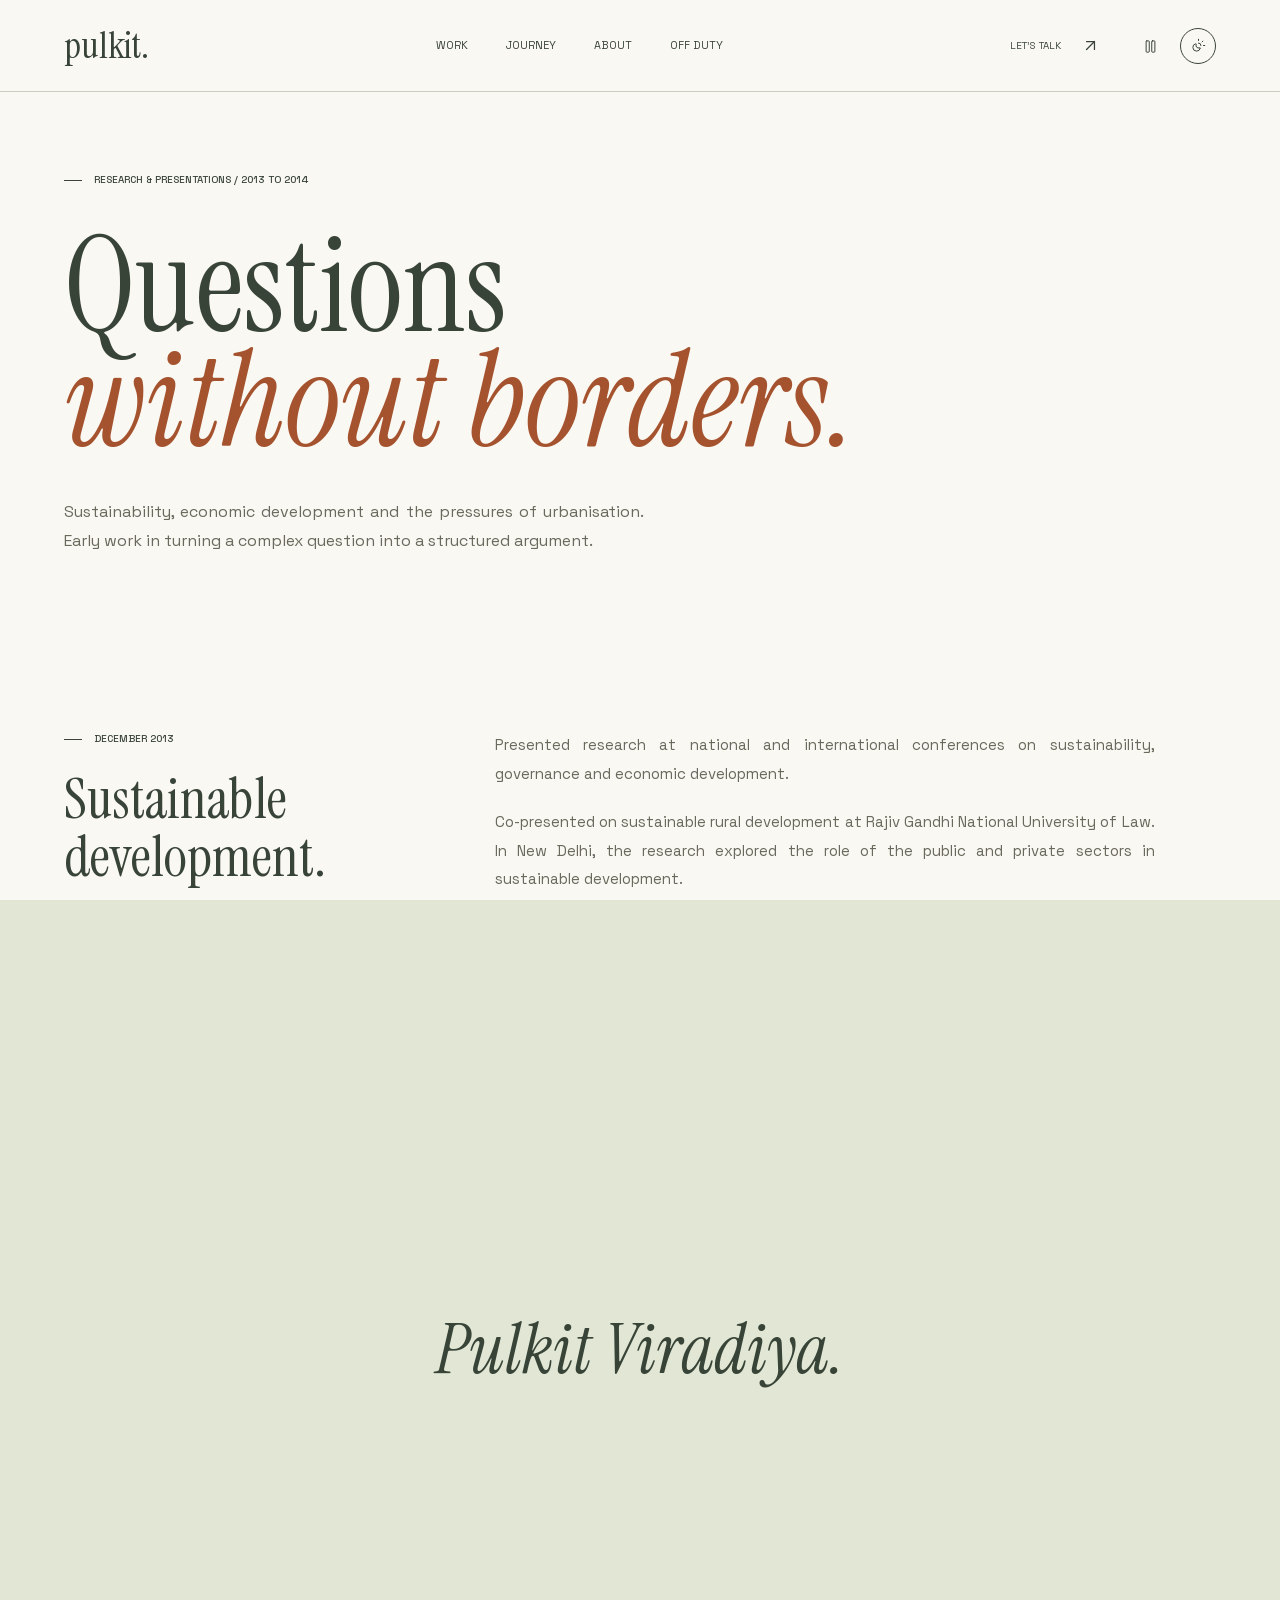
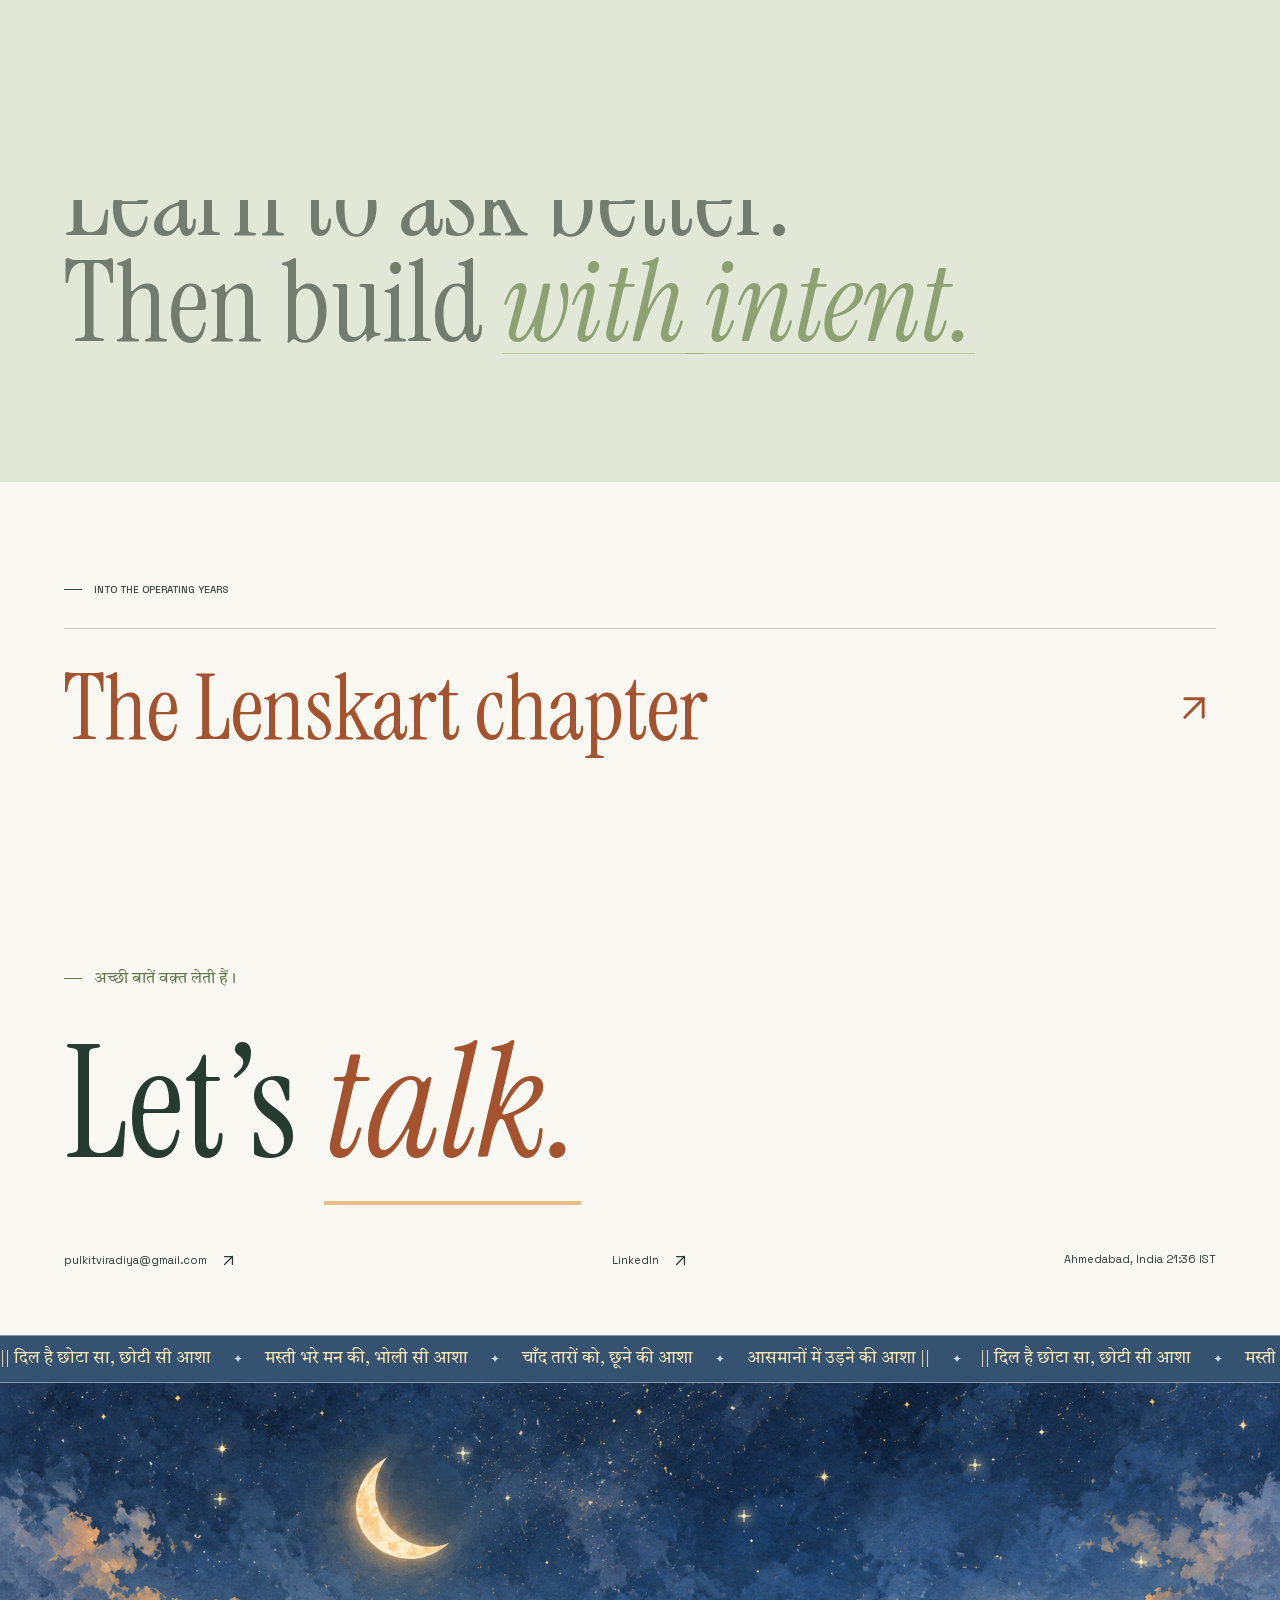
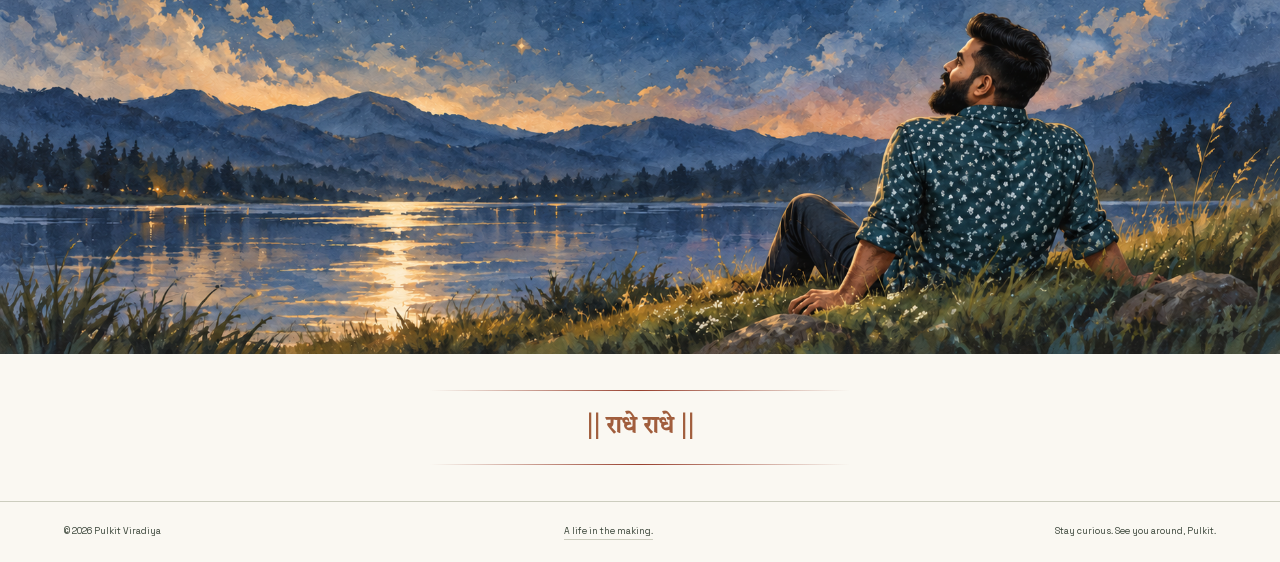
<file: research.html>
<!DOCTYPE html>
<html lang="en" data-theme="light"><head>
<meta charset="UTF-8"><meta name="viewport" content="width=device-width, initial-scale=1.0">
<meta http-equiv="Content-Security-Policy" content="default-src 'self'; style-src 'self' 'unsafe-inline' https://fonts.googleapis.com; font-src 'self' https://fonts.gstatic.com; script-src 'self' 'unsafe-inline'; img-src 'self' data:; connect-src 'none'; base-uri 'self'; form-action 'none';">
<meta name="referrer" content="strict-origin-when-cross-origin"><meta http-equiv="Permissions-Policy" content="camera=(), microphone=(), geolocation=(), payment=()">
<link rel="icon" type="image/x-icon" href="favicon.ico"><link rel="icon" type="image/png" sizes="32x32" href="favicon-32x32.png"><link rel="apple-touch-icon" sizes="180x180" href="apple-touch-icon.png">
<meta name="robots" content="index, follow"><meta name="description" content="Research and international presentations on sustainable development, urbanisation and scarce resources.">
<meta name="color-scheme" content="light dark"><title>Research & presentations | Pulkit Viradiya</title>
<style>@font-face { font-family:'Instrument Serif'; src:url('concept-serif.woff2') format('woff2'); font-style:normal; font-weight:400; font-display:swap; }
@font-face { font-family:'Instrument Serif'; src:url('concept-serif-italic.woff2') format('woff2'); font-style:italic; font-weight:400; font-display:swap; }
@font-face { font-family:'Space Grotesk'; src:url('concept-sans.woff2') format('woff2'); font-style:normal; font-weight:300 700; font-display:swap; }
@font-face { font-family:'Tiro Devanagari Hindi'; src:url('concept-tiro-devanagari-hindi.woff2') format('woff2'); font-style:normal; font-weight:400; font-display:swap; }
@font-face { font-family:'Rasa'; src:url('concept-rasa-gujarati.woff2') format('woff2'); font-style:normal; font-weight:300 700; font-display:swap; }
:root {
  --bg: #f4f5f0;
  --ink: #20231f;
  --muted: #62675e;
  --line: #ced1c7;
  --accent: #d9f66f;
  --panel: #e8ebe3;
  --pad: 56px;
  --serif: Georgia, serif;
  --sans: "DM Sans", sans-serif;
  color-scheme: light;
}
[data-theme="dark"] {
  --bg: #191c19;
  --ink: #f4f5ef;
  --muted: #b7beb2;
  --line: #4d554b;
  --panel: #242a23;
  color-scheme: dark;
}
* {
  box-sizing: border-box;
  letter-spacing: 0;
}
html {
  scroll-behavior: smooth;
  scroll-padding-top: 90px;
}
body {
  margin: 0;
  background: var(--bg);
  color: var(--ink);
  font-family: var(--sans);
  font-size: 16px;
  line-height: 1.6;
}
h1,
h2,
h3,
h4,
p,
figure {
  margin: 0;
}
h1,
h2,
h3,
h4 {
  font-family: Manrope, sans-serif;
  line-height: 1.05;
  font-weight: 500;
}
h1 {
  font-size: 100px;
}
h2 {
  font-size: 62px;
}
h3 {
  font-size: 30px;
}
p {
  text-align: justify;
  max-width: 66ch;
  color: var(--muted);
}
p + p {
  margin-top: 20px;
}
a {
  color: inherit;
  text-decoration: none;
}
button,
input {
  font: inherit;
}
button {
  cursor: pointer;
  color: inherit;
}
a,
button,
summary {
  -webkit-tap-highlight-color: transparent;
}
a:focus-visible,
button:focus-visible,
summary:focus-visible {
  outline: 3px solid #739d23;
  outline-offset: 6px;
}
img {
  max-width: 100%;
  display: block;
}
button {
  border: 0;
}
::selection {
  background: #d9f66f;
  color: #20231f;
}
[hidden] {
  display: none !important;
}
.wrap {
  max-width: 1600px;
  margin: auto;
  padding-inline: var(--pad);
}
.section {
  padding-block: 100px;
}
.eyebrow {
  display: flex;
  align-items: center;
  gap: 12px;
  font-size: 11px;
  font-weight: 650;
  text-transform: uppercase;
}
.eyebrow:before {
  content: "";
  width: 7px;
  height: 7px;
  background: currentColor;
}
.serif {
  font-family: Georgia, serif;
  font-style: italic;
  font-weight: 400;
}
.muted {
  color: var(--muted);
}
.accent {
  color: #698322;
}
.skip {
  position: fixed;
  left: 20px;
  top: -100px;
  z-index: 100;
  background: var(--accent);
  padding: 15px;
  color: #20231f;
}
.skip:focus {
  top: 12px;
}
.icon {
  width: 19px;
  height: 19px;
  display: inline-block;
  vertical-align: middle;
  flex-shrink: 0;
  fill: none;
  stroke: currentColor;
  stroke-width: 1.6;
  stroke-linecap: round;
  stroke-linejoin: round;
}
.icon-btn {
  display: grid;
  place-items: center;
  width: 44px;
  height: 44px;
  background: transparent;
  border: 1px solid var(--line);
  border-radius: 50%;
  position: relative;
}
.icon-btn:after {
  content: attr(aria-label);
  position: absolute;
  top: 50px;
  right: 0;
  font-size: 11px;
  white-space: nowrap;
  padding: 4px 9px;
  background: var(--ink);
  color: var(--bg);
  opacity: 0;
  pointer-events: none;
}
.icon-btn:hover:after {
  opacity: 1;
}
.nav {
  height: 86px;
  position: sticky;
  top: 0;
  background: var(--bg);
  z-index: 30;
  border-bottom: 1px solid var(--line);
}
.nav-inner {
  height: 100%;
  display: flex;
  align-items: center;
  justify-content: space-between;
  gap: 25px;
}
.logo {
  font-size: 22px;
  font-weight: 700;
  line-height: 1;
}
.logo small {
  font-size: 11px;
  display: block;
  font-weight: 450;
  margin-top: 7px;
  color: var(--muted);
}
.nav-links {
  display: flex;
  gap: 30px;
  align-items: center;
  font-size: 13px;
}
.nav-links a {
  position: relative;
}
.nav-links a:after {
  content: "";
  position: absolute;
  height: 1px;
  left: 0;
  right: 100%;
  bottom: -4px;
  background: currentColor;
  transition: right 0.25s;
}
.nav-links a:hover:after,
.nav-links a[aria-current="page"]:after {
  right: 0;
}
.nav-tools {
  display: flex;
  gap: 10px;
  align-items: center;
}
.nav-contact {
  font-size: 12px;
  display: flex;
  align-items: center;
  gap: 16px;
  padding-right: 12px;
}
.mobile-menu {
  display: none;
}
.progress {
  height: 2px;
  background: #739d23;
  position: absolute;
  bottom: -1px;
  left: 0;
  width: 0;
  transition: width 0.1s linear;
}
.menu-dialog {
  border: 0;
  padding: 0;
  background: var(--bg);
  color: var(--ink);
  max-width: none;
  max-height: none;
  width: 100%;
  height: 100dvh;
}
.menu-dialog::backdrop {
  background: #111a;
}
.menu-top {
  display: flex;
  align-items: center;
  justify-content: space-between;
  padding: 28px var(--pad);
  border-bottom: 1px solid var(--line);
}
.menu-list {
  display: flex;
  flex-direction: column;
  padding: 30px var(--pad);
  gap: 10px;
}
.menu-list a {
  font-family: Manrope;
  font-size: 42px;
  line-height: 1.5;
  border-bottom: 1px solid var(--line);
}
.hero {
  background: #c5dad5;
  color: #20231f;
  position: relative;
  min-height: 570px;
  height: calc(100svh - 142px);
  max-height: 820px;
  overflow: hidden;
}
.hero-img {
  position: absolute;
  right: 0;
  top: 0;
  width: 54%;
  height: 100%;
  object-fit: cover;
  object-position: center 28%;
  mix-blend-mode: multiply;
}
.hero .wrap {
  position: relative;
  height: 100%;
  padding-top: 35px;
  padding-bottom: 42px;
  display: flex;
  flex-direction: column;
  justify-content: space-between;
  pointer-events: none;
}
.hero a {
  pointer-events: auto;
}
.hero-top {
  display: flex;
  justify-content: space-between;
  font-size: 11px;
}
.hero-top span:last-child {
  background: #c5dad5dd;
  padding: 2px 8px;
}
.hero-heading {
  font-size: 106px;
  line-height: 0.97;
  font-weight: 500;
  max-width: 750px;
  margin-top: 20px;
}
.hero-heading .serif {
  display: block;
}
.hero-caption {
  max-width: 370px;
  font-size: 17px;
  line-height: 1.5;
  color: #303e37;
  margin-top: 24px;
}
.hero-bottom {
  display: flex;
  align-items: end;
  justify-content: space-between;
  margin-top: 20px;
}
.text-link {
  display: inline-flex;
  align-items: center;
  gap: 24px;
  font-size: 13px;
  border-bottom: 1px solid currentColor;
  padding-bottom: 9px;
}
.text-link .icon {
  transition: transform 0.25s;
}
.text-link:hover .icon {
  transform: translate(3px, -3px);
}
.hero-stamp {
  background: var(--accent);
  color: #20231f;
  width: 140px;
  height: 140px;
  border-radius: 50%;
  display: flex;
  align-items: center;
  justify-content: center;
  text-align: center;
  transform: rotate(10deg);
  font-size: 12px;
  line-height: 1.4;
  font-weight: 650;
  margin-right: 30px;
}
.hero-stamp span {
  display: block;
}
.ticker {
  display: flex;
  align-items: center;
  justify-content: space-between;
  gap: 16px;
  padding-block: 18px;
  font-size: 11px;
  border-bottom: 1px solid var(--line);
}
.ticker-dot {
  width: 6px;
  height: 6px;
  background: #789334;
  border-radius: 50%;
  display: inline-block;
  margin-right: 8px;
}
.intro {
  display: grid;
  grid-template-columns: 1fr 2fr;
  gap: 70px;
}
.intro h2 {
  font-size: 46px;
  line-height: 1.2;
  max-width: 920px;
}
.intro p {
  margin-top: 30px;
  font-size: 17px;
  max-width: 600px;
}
.proof {
  display: grid;
  grid-template-columns: repeat(4, 1fr);
  margin-top: 65px;
  border-top: 1px solid var(--line);
  border-bottom: 1px solid var(--line);
}
.proof-item {
  padding: 28px 30px;
  border-right: 1px solid var(--line);
}
.proof-item:first-child {
  padding-left: 0;
}
.proof-item:last-child {
  border: 0;
}
.proof-number {
  font-size: 48px;
  line-height: 1.1;
  font-family: Manrope;
  font-weight: 500;
}
.proof-label {
  font-size: 11px;
  color: var(--muted);
  margin-top: 12px;
}
.section-head {
  display: flex;
  align-items: end;
  justify-content: space-between;
  gap: 30px;
  margin-bottom: 40px;
}
.section-head .eyebrow {
  margin-bottom: 22px;
}
.section-head h2 {
  max-width: 850px;
}
.work-grid {
  display: grid;
  grid-template-columns: 1fr 1fr;
  gap: 52px 26px;
}
.work-item {
  min-width: 0;
}
.work-item:first-child {
  grid-column: 1/-1;
}
.work-art {
  position: relative;
  background: var(--tile, #d9f66f);
  color: #20231f;
  min-height: 320px;
  aspect-ratio: 1.5;
  overflow: hidden;
  display: flex;
  flex-direction: column;
  justify-content: space-between;
  padding: 32px;
}
.work-item:first-child .work-art {
  aspect-ratio: 2.35;
}
.work-art img {
  position: absolute;
  inset: 0;
  width: 100%;
  height: 100%;
  object-fit: cover;
  transition: transform 0.75s cubic-bezier(0.2, 0.65, 0.2, 1);
}
.work-item:hover .work-art img {
  transform: scale(1.035);
}
.art-label {
  position: relative;
  z-index: 1;
  align-self: flex-start;
  font-size: 10px;
  background: #f4f5f0;
  color: #20231f;
  padding: 7px 12px;
  border-radius: 2px;
}
.art-copy {
  position: relative;
  z-index: 1;
  font-size: 76px;
  line-height: 0.95;
  font-family: Manrope;
  font-weight: 650;
}
.art-copy span {
  display: block;
}
.art-foot {
  position: relative;
  z-index: 1;
  font-size: 12px;
}
.art-index {
  position: absolute;
  bottom: 22px;
  right: 24px;
  background: #f4f5f0;
  color: #20231f;
  width: 46px;
  height: 46px;
  display: grid;
  place-items: center;
  border-radius: 50%;
  transition:
    background 0.2s,
    transform 0.2s;
}
.work-item:hover .art-index {
  background: #d9f66f;
  transform: rotate(45deg);
}
.work-meta {
  display: flex;
  align-items: start;
  justify-content: space-between;
  gap: 20px;
  margin-top: 19px;
}
.work-meta h3 {
  font-size: 24px;
}
.work-meta p {
  font-size: 13px;
  margin-top: 7px;
}
.work-meta > span {
  font-size: 11px;
  color: var(--muted);
  white-space: nowrap;
}
.work-art.photo .art-copy {
  font-size: 54px;
  background: #f4f5f0;
  padding: 16px;
  align-self: start;
  max-width: 70%;
}
.ribbon-art {
  position: absolute;
  inset: auto -40px 100px;
  transform: rotate(-12deg);
  background: #23251f;
  color: #edffa3;
  padding: 18px 0;
  text-align: center;
  font-family: Manrope;
  font-size: 40px;
}
.candy-art .art-copy {
  font-size: 80px;
  max-width: 700px;
}
.ximi-art .art-copy {
  font-size: 58px;
}
.art-grid {
  position: absolute;
  inset: 0;
  background-image:
    linear-gradient(#20231f18 1px, transparent 1px),
    linear-gradient(90deg, #20231f18 1px, transparent 1px);
  background-size: 60px 60px;
}
.work-item:focus-visible .work-art {
  outline: 3px solid #739d23;
  outline-offset: 4px;
}
.dark-band {
  background: #20251f;
  color: #f4f5f0;
}
.dark-band p {
  color: #c5cbbc;
}
.dark-band .eyebrow {
  color: #d9f66f;
}
.thesis {
  font-size: 70px;
  max-width: 1050px;
  line-height: 1.12;
  margin-top: 40px;
}
.thesis .serif {
  color: #d9f66f;
}
.process {
  display: grid;
  grid-template-columns: repeat(3, 1fr);
  gap: 35px;
  margin-top: 60px;
}
.process article {
  border-top: 1px solid #646e60;
  padding-top: 25px;
}
.process article > span {
  font-size: 11px;
  color: #c5cbbc;
}
.process h3 {
  font-size: 24px;
  margin: 25px 0 16px;
}
.process p {
  font-size: 14px;
}
.journey-strip {
  display: grid;
  grid-template-columns: 1fr 1fr;
  gap: 70px;
  align-items: center;
}
.journey-image {
  aspect-ratio: 1;
  object-fit: cover;
  width: 100%;
  max-height: 540px;
  object-position: center 20%;
}
.journey-strip h2 {
  margin-top: 24px;
}
.journey-strip p {
  margin: 28px 0;
}
.journey-strip .eyebrow {
  margin-top: 20px;
}
.chapter-list {
  margin-top: 45px;
}
.chapter-row {
  display: grid;
  grid-template-columns: 70px 1fr 24px;
  gap: 20px;
  align-items: center;
  padding: 24px 0;
  border-top: 1px solid var(--line);
}
.chapter-row:last-child {
  border-bottom: 1px solid var(--line);
}
.chapter-row > span:first-child {
  font-size: 12px;
  color: var(--muted);
}
.chapter-row strong {
  font-size: 22px;
  font-weight: 500;
}
.chapter-row:hover {
  color: #698322;
}
.off-duty-teaser {
  background: #d9f66f;
  color: #20231f;
}
.off-duty-teaser p {
  color: #414d2e;
}
.off-duty-teaser .wrap {
  display: grid;
  grid-template-columns: 1fr 1fr;
  gap: 70px;
  align-items: center;
}
.off-duty-teaser h2 {
  font-size: 65px;
}
.off-duty-teaser p {
  margin: 24px 0;
}
.small-index {
  font-size: 11px;
  text-transform: uppercase;
  margin-bottom: 30px;
}
.contact-section {
  padding-block: 100px 55px;
}
.contact-section h2 {
  font-size: 96px;
  margin: 25px 0 50px;
}
.contact-section h2 a {
  border-bottom: 2px solid var(--ink);
}
.contact-meta {
  display: flex;
  justify-content: space-between;
  gap: 25px;
  flex-wrap: wrap;
  font-size: 13px;
}
.contact-meta a {
  display: inline-flex;
  gap: 12px;
  align-items: center;
}
.radhe-section {
  text-align: center;
  padding: 36px var(--pad);
}
.radhe-rule {
  border: none;
  height: 1px;
  background: linear-gradient(
    to right,
    transparent,
    #b5872a 30%,
    #b5872a 70%,
    transparent
  );
  margin: 0 auto;
  max-width: 420px;
}
.radhe-text {
  font-family: var(--serif);
  font-size: 1.65rem;
  font-weight: 700;
  letter-spacing: 0;
  color: #947023;
  padding: 1.1rem 0;
  display: block;
}
[data-theme="dark"] .radhe-rule {
  background: linear-gradient(
    to right,
    transparent,
    #e8c46a 30%,
    #e8c46a 70%,
    transparent
  );
}
[data-theme="dark"] .radhe-text {
  color: #e8c46a;
}
.footer {
  padding-block: 22px;
  border-top: 1px solid var(--line);
  font-size: 11px;
}
.footer .wrap {
  display: flex;
  justify-content: space-between;
  gap: 20px;
}
.footer a {
  border-bottom: 1px solid var(--line);
}
.page-hero {
  padding-block: 66px 65px;
}
.page-hero h1 {
  margin: 35px 0 28px;
  max-width: 1200px;
}
.page-hero p {
  max-width: 630px;
  font-size: 19px;
}
.page-hero .hero-meta {
  margin-top: 42px;
  display: flex;
  gap: 25px;
  flex-wrap: wrap;
  font-size: 12px;
}
.hero-meta > span {
  padding-right: 25px;
  border-right: 1px solid var(--line);
}
.hero-meta > span:last-child {
  border: 0;
}
.case-top {
  background: var(--case, #d9f66f);
  color: #20231f;
}
.case-top p {
  color: #364034;
}
.case-top .hero-meta > span {
  border-color: #20231f44;
}
.case-cover {
  position: relative;
  max-height: 700px;
  overflow: hidden;
}
.case-cover img {
  width: 100%;
  height: 520px;
  object-fit: cover;
}
.case-cover figcaption {
  position: absolute;
  bottom: 15px;
  left: var(--pad);
  font-size: 10px;
  background: #f4f5f0;
  color: #20231f;
  padding: 5px 10px;
  max-width: 80%;
}
.case-graphic {
  height: 400px;
  background: #20251f;
  color: var(--case);
  display: flex;
  align-items: center;
  justify-content: center;
  gap: 45px;
  overflow: hidden;
}
.case-graphic strong {
  font-family: Manrope;
  font-weight: 500;
  font-size: 122px;
}
.case-graphic span {
  font-size: 22px;
  max-width: 260px;
  line-height: 1.5;
}
.case-nav {
  padding-block: 20px;
  border-bottom: 1px solid var(--line);
  display: flex;
  gap: 28px;
  font-size: 12px;
  flex-wrap: wrap;
}
.case-section {
  display: grid;
  grid-template-columns: 1fr 2fr;
  gap: 70px;
  padding-block: 80px;
  border-bottom: 1px solid var(--line);
}
.case-section h2 {
  font-size: 40px;
  max-width: 330px;
}
.case-section .eyebrow {
  margin-bottom: 24px;
}
.case-section h3 {
  font-size: 26px;
  margin-bottom: 18px;
}
.case-section .prose {
  max-width: 800px;
}
.case-section p {
  font-size: 17px;
  line-height: 1.8;
}
.decision {
  padding-block: 28px;
  border-top: 1px solid var(--line);
}
.decision:first-child {
  padding-top: 0;
  border: 0;
}
.decision > span {
  display: block;
  font-size: 11px;
  margin-bottom: 14px;
  color: var(--muted);
}
.detail-list {
  margin-top: 20px;
}
.detail-list details {
  border-top: 1px solid var(--line);
  padding: 22px 0;
}
.detail-list details:last-child {
  border-bottom: 1px solid var(--line);
}
.detail-list summary {
  cursor: pointer;
  display: flex;
  align-items: center;
  justify-content: space-between;
  gap: 20px;
  list-style: none;
  font-size: 19px;
}
.detail-list summary::-webkit-details-marker {
  display: none;
}
.detail-list summary .icon {
  transition: transform 0.25s;
}
.detail-list details[open] summary .icon {
  transform: rotate(45deg);
}
.detail-list details p {
  margin-top: 18px;
  font-size: 16px;
}
.next-chapter {
  padding-block: 80px;
}
.next-chapter a {
  display: flex;
  justify-content: space-between;
  align-items: center;
  margin-top: 30px;
  border-top: 1px solid var(--line);
  padding-top: 30px;
  font-size: 60px;
  line-height: 1.1;
}
.next-chapter .icon {
  width: 44px;
  height: 44px;
}
.filter-bar {
  display: flex;
  gap: 8px;
  flex-wrap: wrap;
  margin-bottom: 40px;
}
.filter-bar button {
  padding: 10px 18px;
  border: 1px solid var(--line);
  border-radius: 2px;
  background: transparent;
  font-size: 12px;
}
.filter-bar button[aria-pressed="true"] {
  background: var(--ink);
  color: var(--bg);
  border-color: var(--ink);
}
.timeline {
  margin-top: 40px;
}
.timeline-row {
  display: grid;
  grid-template-columns: 145px 1fr;
  gap: 50px;
  padding: 42px 0;
  border-top: 1px solid var(--line);
}
.timeline-year {
  font-size: 30px;
  font-family: Manrope;
  line-height: 1.2;
}
.timeline-year small {
  display: block;
  margin-top: 12px;
  font-size: 11px;
  font-family: var(--sans);
  color: var(--muted);
  line-height: 1.6;
}
.timeline-body {
  border-left: 2px solid var(--entry, #719538);
  padding-left: 35px;
}
.timeline-body .eyebrow {
  color: var(--muted);
  margin-bottom: 20px;
}
.timeline-body h3 {
  font-size: 32px;
  margin-bottom: 20px;
}
.timeline-body p {
  margin-top: 14px;
}
.timeline-body .text-link {
  margin-top: 25px;
}
.t-venture-link {
  color: inherit;
  text-decoration: none;
}
.timeline-counter {
  font-size: 12px;
  color: var(--muted);
  margin-bottom: 25px;
}
.portrait-section {
  display: grid;
  grid-template-columns: 1fr 1fr;
  gap: 70px;
  align-items: center;
}
.portrait-section > img {
  width: 100%;
  height: 640px;
  object-fit: cover;
  object-position: center 20%;
}
.portrait-section h2 {
  font-size: 52px;
  margin-bottom: 30px;
}
.portrait-section p {
  margin-top: 20px;
}
.quote {
  font-family: Georgia, serif;
  font-style: italic;
  font-size: 46px;
  line-height: 1.2;
  margin: 30px 0;
}
.education-row {
  display: grid;
  grid-template-columns: 180px 1fr;
  gap: 30px;
  padding: 30px 0;
  border-top: 1px solid var(--line);
}
.education-row h3 {
  font-size: 24px;
  line-height: 1.3;
}
.education-row p {
  margin-top: 10px;
}
.education-row > span {
  font-size: 14px;
  color: var(--muted);
}
.listening {
  display: grid;
  grid-template-columns: 1fr 1fr;
  gap: 50px;
  margin-top: 50px;
}
.listening h3 {
  margin-bottom: 20px;
}
.vinyl {
  width: 230px;
  aspect-ratio: 1;
  border-radius: 50%;
  background: repeating-radial-gradient(
    circle,
    #1d211e 0px,
    #1d211e 3px,
    #343a33 4px,
    #1d211e 5px
  );
  position: relative;
  margin: 10px auto 35px;
  animation: spin 18s linear infinite;
  animation-play-state: paused;
}
.vinyl:after {
  content: "PV / SIDE A";
  position: absolute;
  inset: 34%;
  display: grid;
  place-items: center;
  background: #d9f66f;
  border-radius: 50%;
  color: #20231f;
  font-size: 10px;
}
.listening article:hover .vinyl {
  animation-play-state: running;
}
.listening article {
  padding: 35px 0;
  border-top: 1px solid var(--line);
}
.listening .status {
  display: inline-block;
  padding: 7px 12px;
  background: var(--panel);
  font-size: 11px;
  margin-top: 20px;
}
.interests {
  display: grid;
  grid-template-columns: repeat(3, 1fr);
  gap: 30px;
}
.interests article {
  border-top: 1px solid var(--line);
  padding-top: 25px;
}
.interests h3 {
  margin: 25px 0 20px;
  font-size: 25px;
}
.interests > article > span {
  font-size: 11px;
  color: var(--muted);
}
.languages {
  display: flex;
  flex-wrap: wrap;
  gap: 30px;
  margin-top: 30px;
}
.languages span {
  padding: 14px 0;
  border-bottom: 1px solid var(--line);
  flex: 1;
  min-width: 150px;
}
.languages small {
  display: block;
  color: var(--muted);
}
.coffee-wide {
  width: 100%;
  height: 440px;
  object-fit: cover;
}
.reveal {
  opacity: 1;
  transform: none;
}
.motion-ready .reveal.pending {
  opacity: 0;
  transform: translateY(22px);
}
.motion-ready .reveal {
  transition:
    opacity 0.65s ease,
    transform 0.65s cubic-bezier(0.2, 0.65, 0.2, 1);
}
@keyframes spin {
  to {
    transform: rotate(360deg);
  }
}
@view-transition {
  navigation: auto;
}
::view-transition-old(root) {
  animation: fade-out 0.15s ease;
}
::view-transition-new(root) {
  animation: fade-in 0.3s ease;
}
@keyframes fade-in {
  from {
    opacity: 0;
    transform: translateY(8px);
  }
}
@keyframes fade-out {
  to {
    opacity: 0;
  }
}
[data-motion="off"] *,
[data-motion="off"] *:before,
[data-motion="off"] *:after {
  animation: none !important;
  transition: none !important;
  scroll-behavior: auto !important;
}
[data-motion="off"] .reveal {
  opacity: 1 !important;
  transform: none !important;
}
@media (min-width: 1650px) {
  .hero-heading {
    font-size: 132px;
  }
  .hero-caption {
    font-size: 20px;
  }
  .hero .wrap {
    padding-block: 45px;
  }
  .hero-img {
    object-position: center 32%;
  }
}
@media (max-width: 1100px) {
  :root {
    --pad: 32px;
  }
  .nav-links {
    gap: 20px;
  }
  .nav-contact {
    display: none;
  }
  .hero-heading {
    font-size: 86px;
  }
  .hero-caption {
    max-width: 310px;
  }
  .hero-img {
    width: 56%;
  }
  h1 {
    font-size: 80px;
  }
  h2 {
    font-size: 50px;
  }
  .intro {
    gap: 35px;
    grid-template-columns: 1fr 2.4fr;
  }
  .intro h2 {
    font-size: 38px;
  }
  .proof-number {
    font-size: 36px;
  }
  .proof-item {
    padding-inline: 20px;
  }
  .art-copy,
  .candy-art .art-copy {
    font-size: 62px;
  }
  .work-art.photo .art-copy {
    font-size: 42px;
  }
  .thesis {
    font-size: 56px;
  }
  .case-section {
    gap: 40px;
  }
  .portrait-section {
    gap: 35px;
  }
  .contact-section h2 {
    font-size: 76px;
  }
  .case-graphic strong {
    font-size: 100px;
  }
  .off-duty-teaser .wrap {
    gap: 40px;
  }
}
@media (max-width: 760px) {
  :root {
    --pad: 22px;
  }
  .nav {
    height: 76px;
  }
  .nav-links {
    display: none;
  }
  .mobile-menu {
    display: grid;
  }
  .nav-tools {
    gap: 7px;
  }
  .logo {
    font-size: 20px;
  }
  .logo small {
    font-size: 10px;
  }
  .icon-btn {
    width: 38px;
    height: 38px;
  }
  .nav-tools .motion-toggle {
    display: none;
  }
  .hero {
    height: calc(100svh - 128px);
    min-height: 610px;
    max-height: 800px;
  }
  .hero-img {
    width: 100%;
    height: 100%;
    object-position: 66% center;
    opacity: 0.67;
    mix-blend-mode: multiply;
  }
  .hero .wrap {
    padding-top: 24px;
    padding-bottom: 26px;
  }
  .hero-top {
    font-size: 10px;
    gap: 10px;
  }
  .hero-top span:last-child {
    display: none;
  }
  .hero-heading {
    font-size: 64px;
    line-height: 1.02;
    margin-top: 0;
    text-shadow: 0 0 28px #c5dad5;
  }
  .hero-caption {
    font-size: 15px;
    max-width: 290px;
    color: #20231f;
    background: #c5dad5ed;
    padding: 12px 15px;
    margin-top: 24px;
  }
  .hero-bottom {
    align-items: center;
  }
  .hero-bottom .text-link {
    background: #d9f66f;
    border: 0;
    padding: 12px;
  }
  .hero-stamp {
    width: 100px;
    height: 100px;
    font-size: 10px;
    margin: 0;
  }
  .hero-name-block {
    margin-top: 70px;
  }
  .ticker {
    font-size: 10px;
    gap: 10px;
  }
  .ticker > span:nth-child(2) {
    display: none;
  }
  .section {
    padding-block: 65px;
  }
  .intro {
    grid-template-columns: 1fr;
    gap: 25px;
  }
  .intro h2 {
    font-size: 32px;
  }
  .intro p {
    font-size: 16px;
    margin-top: 20px;
  }
  .proof {
    grid-template-columns: 1fr 1fr;
    margin-top: 40px;
  }
  .proof-item {
    padding: 24px 18px !important;
  }
  .proof-item:nth-child(2) {
    border-right: 0;
  }
  .proof-item:nth-child(-n + 2) {
    border-bottom: 1px solid var(--line);
  }
  .proof-number {
    font-size: 36px;
  }
  .proof-label {
    font-size: 10px;
  }
  .section-head {
    align-items: start;
    flex-direction: column;
    gap: 22px;
    margin-bottom: 30px;
  }
  h1 {
    font-size: 58px;
  }
  h2 {
    font-size: 40px;
  }
  .work-grid {
    grid-template-columns: 1fr;
    gap: 35px;
  }
  .work-item:first-child {
    grid-column: auto;
  }
  .work-art,
  .work-item:first-child .work-art {
    aspect-ratio: 1.12;
    min-height: 280px;
    padding: 22px;
  }
  .art-copy,
  .candy-art .art-copy {
    font-size: 58px;
  }
  .work-art.photo .art-copy {
    font-size: 37px;
    max-width: 85%;
  }
  .work-meta h3 {
    font-size: 22px;
  }
  .work-meta p {
    font-size: 12px;
  }
  .work-meta > span {
    font-size: 10px;
  }
  .thesis {
    font-size: 42px;
  }
  .process {
    grid-template-columns: 1fr;
    gap: 30px;
    margin-top: 40px;
  }
  .process h3 {
    margin-top: 15px;
  }
  .journey-strip,
  .off-duty-teaser .wrap {
    grid-template-columns: 1fr;
    gap: 35px;
  }
  .journey-image {
    max-height: 440px;
  }
  .off-duty-teaser h2 {
    font-size: 46px;
  }
  .chapter-row strong {
    font-size: 21px;
  }
  .contact-section {
    padding-block: 60px 30px;
  }
  .contact-section h2 {
    font-size: 50px;
    margin-bottom: 35px;
  }
  .contact-meta {
    flex-direction: column;
    gap: 20px;
  }
  .footer .wrap {
    flex-wrap: wrap;
    font-size: 10px;
  }
  .footer .wrap > span:last-child {
    display: none;
  }
  .page-hero {
    padding-block: 40px 42px;
  }
  .page-hero h1 {
    margin-block: 28px 22px;
    overflow-wrap: break-word;
  }
  .page-hero p {
    font-size: 17px;
  }
  .page-hero .hero-meta {
    gap: 12px;
    font-size: 11px;
    margin-top: 28px;
  }
  .hero-meta > span {
    padding-right: 12px;
  }
  .case-cover img {
    height: 300px;
  }
  .case-cover figcaption {
    font-size: 9px;
  }
  .case-graphic {
    height: 270px;
    gap: 20px;
    padding: 22px;
  }
  .case-graphic strong {
    font-size: 72px;
  }
  .case-graphic span {
    font-size: 16px;
    max-width: 140px;
  }
  .case-section {
    grid-template-columns: 1fr;
    gap: 30px;
    padding-block: 55px;
  }
  .case-section h2 {
    font-size: 37px;
    max-width: 100%;
  }
  .case-section p {
    font-size: 16px;
  }
  .case-nav {
    gap: 20px;
    font-size: 11px;
  }
  .next-chapter {
    padding-block: 55px;
  }
  .next-chapter a {
    font-size: 38px;
    gap: 20px;
  }
  .next-chapter .icon {
    width: 28px;
    height: 28px;
  }
  .timeline-row {
    grid-template-columns: 1fr;
    gap: 22px;
    padding: 35px 0;
  }
  .timeline-year {
    font-size: 27px;
    display: flex;
    align-items: center;
    gap: 20px;
  }
  .timeline-year small {
    margin: 0;
  }
  .timeline-body {
    padding-left: 20px;
  }
  .timeline-body h3 {
    font-size: 27px;
  }
  .filter-bar {
    gap: 6px;
  }
  .filter-bar button {
    padding: 9px 11px;
    font-size: 11px;
  }
  .portrait-section {
    grid-template-columns: 1fr;
    gap: 40px;
  }
  .portrait-section > img {
    height: 430px;
  }
  .portrait-section h2 {
    font-size: 39px;
  }
  .quote {
    font-size: 35px;
  }
  .education-row {
    grid-template-columns: 1fr;
    gap: 15px;
  }
  .education-row h3 {
    font-size: 22px;
  }
  .listening,
  .interests {
    grid-template-columns: 1fr;
    gap: 30px;
  }
  .coffee-wide {
    height: 280px;
  }
  .radhe-section {
    padding-block: 28px;
  }
  .icon-btn:after {
    display: none;
  }
}
@media (max-width: 370px) {
  .hero-heading {
    font-size: 55px;
  }
  h1 {
    font-size: 50px;
  }
  .hero-stamp {
    width: 82px;
    height: 82px;
  }
  .hero-caption {
    max-width: 250px;
  }
  .hero .wrap {
    padding-bottom: 20px;
  }
  .proof-number {
    font-size: 31px;
  }
  .nav-tools {
    gap: 5px;
  }
  .icon-btn {
    width: 34px;
    height: 34px;
  }
  .contact-section h2 {
    font-size: 43px;
  }
}
.hero-img {
  mask-image: linear-gradient(to right, transparent, #000 14%);
}
.work-art {
  width: 100%;
  min-height: 0;
}
.art-copy:empty {
  display: none;
}
.thesis {
  overflow-wrap: break-word;
}
@media (max-width: 760px) {
  .hero-img {
    mask-image: none;
    opacity: 0.92;
  }
  .hero-name-block {
    margin: 0;
  }
  .hero-heading {
    position: absolute;
    top: 70px;
    left: var(--pad);
    right: var(--pad);
    font-size: 43px;
    white-space: nowrap;
    text-shadow: none;
  }
  .hero-heading .serif {
    display: inline;
    margin-left: 8px;
  }
  .hero-caption {
    position: absolute;
    bottom: 155px;
    left: var(--pad);
    font-size: 14px;
    margin: 0;
    max-width: 275px;
  }
  .hero-bottom {
    margin-top: auto;
    width: 100%;
  }
  .hero-top {
    max-width: 100%;
  }
  .hero-top .eyebrow {
    font-size: 9px;
  }
}
@media (max-width: 370px) {
  .hero-heading {
    font-size: 36px;
  }
  .hero-caption {
    bottom: 140px;
  }
  .thesis {
    font-size: 36px;
  }
  .art-copy,
  .candy-art .art-copy,
  .ximi-art .art-copy {
    font-size: 43px;
  }
  .work-art,
  .work-item:first-child .work-art {
    min-height: 0;
  }
  .work-meta {
    flex-wrap: wrap;
    gap: 10px;
  }
}
@media (prefers-reduced-motion: reduce) {
  html {
    scroll-behavior: auto;
  }
  *,
  *:before,
  *:after {
    animation: none !important;
    transition: none !important;
  }
  .motion-ready .reveal.pending {
    opacity: 1;
    transform: none;
  }
  ::view-transition-old(root),
  ::view-transition-new(root) {
    animation: none !important;
  }
}

/* Second direction: cinematic portraiture and editorial pacing. */
.site-intro { display:none; position:fixed; inset:0; z-index:100; background:#f5f0e6; color:#273c30; overflow:hidden; }
.has-js .site-intro { display:grid; place-items:center; animation:site-intro-failsafe 1ms 8s forwards; }
.site-intro-brand { position:absolute; top:36px; left:var(--pad); font:italic 31px/1 'Instrument Serif', Georgia, serif; color:#55705a; }
.site-intro-stage { position:relative; width:min(100% - 48px, 900px); min-height:150px; display:grid; place-items:center; text-align:center; }
.site-intro-line { position:absolute; width:100%; font:400 54px/1.4 var(--hindi); letter-spacing:0; }
.site-intro-first { opacity:1; transform:translateY(0); transition:opacity .35s ease, transform .5s cubic-bezier(.16,1,.3,1); }
.site-intro-second { color:#94612f; opacity:0; transform:translateY(14px); transition:opacity .5s ease .3s, transform .6s cubic-bezier(.16,1,.3,1) .3s; }
.site-intro[data-step='second'] .site-intro-first { opacity:0; transform:translateY(-14px); }
.site-intro[data-step='second'] .site-intro-second { opacity:1; transform:translateY(0); }
.site-intro-rule { position:absolute; bottom:8px; left:50%; width:92px; height:1px; background:#b9875a; transform:translateX(-50%) scaleX(.35); transition:transform .8s ease; }
.site-intro[data-step='second'] .site-intro-rule { transform:translateX(-50%) scaleX(1); }
.site-intro.is-leaving { opacity:0; visibility:hidden; pointer-events:none; transition:opacity .65s ease, visibility .65s ease; }
@keyframes site-intro-failsafe { to { visibility:hidden; pointer-events:none; } }
@media(max-width:640px) { .site-intro-brand { top:24px; left:24px; font-size:28px; } .site-intro-stage { min-height:190px; } .site-intro-line { font-size:32px; } }
@media(prefers-reduced-motion:reduce) { .has-js .site-intro { display:none; } }
[data-motion='off'] .site-intro { display:none; }
:root {
  --bg: #f7f2e8;
  --ink: #273c30;
  --muted: #686353;
  --line: #c9c1af;
  --accent: #ad4935;
  --panel: #ece5d6;
  --serif: 'Instrument Serif', Georgia, serif;
  --sans: 'Space Grotesk', Arial, sans-serif;
  --hindi: 'Tiro Devanagari Hindi', 'Kohinoor Devanagari', serif;
  --gujarati: 'Rasa', 'Gujarati Sangam MN', serif;
  --pad: 64px;
}
:lang(hi) { font-family:var(--hindi); }
:lang(gu) { font-family:var(--gujarati); }
[data-theme='dark'] { --bg:#243b30; --ink:#f7f2e8; --muted:#d0cbb9; --line:#7a8570; --panel:#30493a; --accent:#f7f2e8; }
body { font-family:var(--sans); font-size:15px; }
h1,h2,h3,h4,.serif,.quote { font-family:var(--serif); font-weight:400; }
h2 { font-size:80px; }
.serif { font-style:italic; }
.eyebrow,.small-index { font-size:10px; font-weight:500; }
.eyebrow:before { width:18px; height:1px; }
.nav { position:fixed; width:100%; height:92px; background:var(--bg); transition:background .4s,color .4s; }
.nav-inner { max-width:none; }
.logo { font-family:var(--serif); font-size:37px; font-weight:500; }
.logo small { display:none; }
.nav-links { gap:38px; font-size:11px; text-transform:uppercase; }
.nav-tools { gap:12px; }
.nav-contact { text-transform:uppercase; font-size:10px; gap:20px; padding-right:20px; }
.icon-btn { width:36px; height:36px; border-color:currentColor; }
.icon-btn .icon { width:15px; height:15px; }
.nav-tools .motion-toggle { border:0; }
.motion-off { display:none; }
[data-motion='off'] .motion-on { display:none; }
[data-motion='off'] .motion-off { display:inline; }
.progress { background:#939f7b; }
body:not(.page-index) main { padding-top:92px; }
.page-index .nav,.page-work .nav { background:transparent; border-bottom:1px solid #ffffff24; color:#efefe9; }
.page-index .nav.scrolled,.page-work .nav.scrolled { background:#171a16f5; backdrop-filter:blur(14px); }
.page-work main { padding-top:0!important; }
.hero { min-height:650px; height:94svh; max-height:1150px; background:#141513; color:#f1f0e8; isolation:isolate; }
.hero-img { width:100%; height:100%; inset:0; object-fit:cover; object-position:70% 43%; opacity:1; filter:none; mask-image:none; mix-blend-mode:normal; will-change:transform; }
.hero-original .hero-img { width:68%;left:auto;right:0;filter:grayscale(1) brightness(.6);mask-image:linear-gradient(to right,transparent,#000 35%);object-position:center 28%; }
.hero-shade { position:absolute; inset:0; background:#10120f12; pointer-events:none; }
.hero .wrap { padding-top:142px; padding-bottom:34px; max-width:none; justify-content:space-between; }
.hero-top { align-items:center; font-size:10px; }
.hero-top span:last-child { background:none; padding:0; }
.hero-top .eyebrow { font-size:10px; }
.hero-name-block { margin:30px 0 0; max-width:740px; }
.hero-heading { position:static; font-family:var(--serif); font-size:180px; font-weight:400; line-height:.76; margin:0; max-width:none; white-space:normal; text-shadow:none; }
.hero-line { display:block; overflow:hidden; padding:.08em 0 .23em; margin-top:-.04em; }
.hero-line>span { display:block; transform-origin:left bottom; }
.hero-heading .serif { display:block; margin:0 0 0 72px; }
.hero-caption { position:static; color:#e8e8de; background:none; font-size:12px; line-height:1.85; padding:0; margin:28px 0 0 10px; max-width:305px; }
.hero-bottom { align-items:end; margin-top:20px; }
.hero-bottom .text-link { font-size:10px; text-transform:uppercase; gap:40px; padding:10px 0; background:transparent; }
.hero-bottom .hero-location { font-size:10px; line-height:1.8; text-align:right; }
.hero-location small { display:block; font-size:9px; color:#c3c8b9; }
.hero-disc { display:flex; align-items:center; gap:20px; font-size:9px; text-transform:uppercase; }
.hero-disc a { width:68px; height:68px; border:1px solid #e7ecdb80; border-radius:50%; display:grid; place-items:center; pointer-events:auto; position:relative; }
.hero-disc a:after { content:''; position:absolute; inset:7px; border:1px dashed #e7ecdb60; border-radius:50%; animation:disc-turn 28s linear infinite; }
.hero-disc .icon { width:23px; height:23px; }
.hero-side { position:absolute; right:24px; top:44%; writing-mode:vertical-rl; font-size:9px; color:#dbe0d2; }
.hero-rule { height:1px; background:#eeeeee40; position:absolute; bottom:126px; left:var(--pad); right:var(--pad); transform-origin:left; }
.hero-stamp { display:none; }
.ticker { max-width:none; padding-block:23px; font-size:9px; }
.ticker-dot { background:#69774f; }
.section { padding-block:125px; }
.intro { grid-template-columns:1fr 3fr; align-items:start; gap:50px; }
.intro .eyebrow { margin-top:18px; }
.intro h2 { font-size:66px; line-height:1.04; }
.intro p { font-size:14px; max-width:530px; margin-top:38px; line-height:1.9; }
.ink-word { transition:color .12s; }
.proof { margin-top:78px; }
.proof-number { font-family:var(--serif); font-size:66px; line-height:1.05; }
.proof-item { padding-block:34px; }
.proof-label { font-size:10px; line-height:1.7; }
.section-head { margin-bottom:64px; }
.section-head h2 { font-size:94px; line-height:.97; }
.text-link { font-size:11px; }
.work-grid { display:grid; grid-template-columns:repeat(12,minmax(0,1fr)); gap:86px 38px; }
.work-item { grid-column:span 6; }
.work-item:first-child { grid-column:1/-1; }
.work-item:nth-child(2) { grid-column:1/8; }
.work-item:nth-child(3) { grid-column:8/13; padding-top:120px; }
.work-item:nth-child(4) { grid-column:1/6; }
.work-item:nth-child(5) { grid-column:6/13; padding-top:115px; }
.work-art,.work-item:first-child .work-art { aspect-ratio:1.28; min-height:0; border-radius:0; padding:30px; background:var(--tile); }
.work-item:first-child .work-art { aspect-ratio:2.05; }
.work-art .art-label { background:transparent; color:inherit; font-size:9px; padding:0; mix-blend-mode:normal; }
.work-art.photo .art-label { background:#171a16e8; color:#fff; padding:7px 10px; }
.work-art.photo img { transition:transform 1.25s cubic-bezier(.16,1,.3,1),filter .6s; }
.work-item:hover .work-art img { transform:scale(1.07); }
.art-copy { font-family:var(--serif); font-size:92px; font-weight:400; line-height:.77; padding-bottom:12px; }
.candy-art { background:#6a343f; color:#f3d7d9; }
.work-item:first-child .work-art.candy-art { background:#6a343f; color:#f3d7d9; }
.candy-art .art-copy { font-family:var(--serif); font-size:150px; font-style:italic; font-weight:400; margin-left:6%; align-self:center; z-index:2; }
.art-grid { display:none; }
.candy-art:before { content:'11'; position:absolute; right:6%; bottom:-80px; font-family:var(--serif); font-size:540px; font-weight:400; line-height:1; opacity:.11; }
.candy-art:after { content:''; position:absolute; width:80%; height:80%; border:1px solid #edc3c748; border-radius:50%; top:12%; left:10%; transform:rotate(-20deg); transition:transform 1s; }
.work-item:hover .candy-art:after { transform:rotate(10deg) scale(.93); }
.ximi-art { background:#cad8c7; color:#26362b; }
.ximi-art .art-copy { font-family:var(--serif); font-size:80px; font-weight:400; }
.ximi-art:after { content:'02'; position:absolute; right:-10px; bottom:-35px; font-family:var(--serif); font-size:240px; opacity:.12; line-height:1; }
.art-foot { font-size:10px; }
.art-index { border:1px solid #f3f3ed80; background:#20231fbb; color:white; width:48px; height:48px; right:24px; bottom:24px; }
.work-item:hover .art-index { background:#f3f3ed; color:#20231f; }
.work-meta { margin-top:22px; }
.work-meta h3 { font-family:var(--serif); font-size:42px; line-height:1; }
.work-meta p { font-size:11px; line-height:1.7; max-width:380px; margin-top:12px; }
.work-meta>span { font-size:9px; padding-top:8px; white-space:normal; text-align:right; max-width:115px; }
.dark-band { background:#1a201b; color:#eeefe6; position:relative; overflow:hidden; }
.dark-band .eyebrow { color:#c3d0b0; }
.thesis { font-family:var(--serif); font-size:112px; line-height:.95; font-weight:400; max-width:1100px; margin-top:60px; }
.thesis .serif { color:#c3d0b0; }
.process { margin-top:80px; gap:50px; }
.process h3 { font-size:35px; font-family:var(--serif); }
.process article>span { font-size:9px; }
.process p { font-size:12px; line-height:1.9; }
.journey-strip { gap:100px; }
.journey-image { height:620px; max-height:none; object-position:center 35%; aspect-ratio:unset; }
.journey-strip h2 { font-size:84px; line-height:.97; }
.journey-strip p { font-size:14px; line-height:1.85; }
.chapter-row { padding-block:24px; }
.chapter-row strong { font-family:var(--serif); font-size:30px; font-weight:400; }
.off-duty-teaser { background:#c7d5d1; color:#213833; }
.off-duty-teaser h2 { font-size:78px; }
.off-duty-teaser p { color:#374d45; font-size:14px; line-height:1.9; }
.contact-section { padding-block:110px 65px; }
.contact-section h2 { font-family:var(--serif); font-size:156px; line-height:.98; margin:38px 0 70px; }
.contact-section h2 a { border-bottom:1px solid; }
.contact-meta { font-size:11px; }
.contact-section .eyebrow { font-size:9px; }
.radhe-text { font-family:var(--hindi); font-size:24px; }
.footer { font-size:9px; }
.page-hero { padding-block:80px 75px; position:relative; overflow:hidden; }
.page-hero h1 { font-size:134px; line-height:.86; font-family:var(--serif); font-weight:400; margin:40px 0; max-width:1100px; }
.page-hero p { font-size:16px; line-height:1.8; max-width:580px; }
.page-hero .hero-meta { font-size:10px; margin-top:48px; }
.case-top { background:#1b1e1a; color:var(--case); }
.case-top p { color:#d1d6c9; }
.case-top .eyebrow { color:#d1d6c9; }
.case-top .hero-meta { color:#d1d6c9; }
.case-top .hero-meta>span { border-color:#66705d; }
.case-cover { height:620px; max-height:none; overflow:hidden; }
.case-cover img { height:120%; width:100%; object-fit:cover; will-change:transform; }
.case-cover figcaption { bottom:20px; font-size:9px; max-width:65%; }
.case-graphic { height:480px; background:var(--case); color:#20271d; gap:70px; }
.case-graphic strong { font-family:var(--serif); font-size:300px; font-weight:400; line-height:.8; }
.case-graphic span { font-family:var(--serif); font-size:38px; font-style:italic; line-height:1.2; }
.case-section { padding-block:100px; }
.case-section h2 { font-size:56px; line-height:1.03; }
.case-section h3 { font-size:39px; }
.case-section p { font-size:15px; line-height:1.9; }
.decision { padding-block:36px; }
.detail-list summary { font-family:var(--serif); font-size:28px; line-height:1.2; }
.detail-list details p { font-size:14px; }
.next-chapter { padding-block:100px; }
.next-chapter a { font-family:var(--serif); font-size:90px; }
.filter-bar { gap:24px; padding-bottom:10px; }
.filter-bar button { border:0; border-bottom:1px solid transparent; border-radius:0; background:none; color:var(--muted); padding:8px 0; font-size:10px; text-transform:uppercase; }
.filter-bar button[aria-pressed=true] { background:none; color:var(--ink); border-color:var(--ink); }
.timeline-counter { font-size:10px; }
.timeline-row { grid-template-columns:180px 1fr; gap:70px; padding-block:52px; }
.timeline-year { font-family:var(--serif); font-size:58px; }
.timeline-year small { font-size:10px; }
.timeline-body { padding-left:45px; }
.timeline-body h3 { font-size:44px; line-height:1.1; }
.timeline-body p { font-size:14px; line-height:1.9; }
.timeline-body .eyebrow { font-size:9px; }
.portrait-section h2 { font-size:70px; }
.portrait-section p { font-size:14px; line-height:1.9; }
.quote { font-size:65px; }
.education-row { padding-block:38px; }
.education-row h3 { font-size:35px; }
.education-row p { font-size:14px; }
.education-row>span { font-size:11px; }
.interests h3 { font-size:38px; }
.interests p,.listening p { font-size:14px; line-height:1.9; }
.listening h3 { font-size:42px; }
.menu-dialog { background:#1b1e19; color:#f1f1e9; }
.menu-top { border-color:#616755; }
.menu-list { padding-top:55px; gap:0; }
.menu-list a { font-family:var(--serif); font-size:78px; border-color:#616755; line-height:1.3; transition:padding-left .4s,color .4s; }
.menu-list a:hover { padding-left:24px; color:#cad7b7; }
.menu-list a:before { counter-increment:menu; content:'0' counter(menu); font:10px var(--sans); margin-right:30px; vertical-align:middle; }
.menu-list { counter-reset:menu; }
.page-wipe { position:fixed; inset:0; z-index:80; pointer-events:none; background:#c9d4bf; color:#263321; display:grid; place-items:center; transform:translateY(100%); }
.page-wipe span { font-family:var(--serif); font-size:70px; font-style:italic; }
.cursor-note { position:fixed; z-index:50; left:0; top:0; pointer-events:none; background:#f2f1e9; color:#20271d; padding:10px 14px; font-size:10px; opacity:0; transform:translate(-100px,-100px); border-radius:2px; transition:opacity .15s; }
.chapter-tape { overflow:hidden; padding-block:26px; border-bottom:1px solid var(--line); }
.tape-track { display:flex; width:max-content; gap:55px; font-family:var(--serif); font-size:52px; line-height:1.2; animation:tape-move 32s linear infinite; }
.tape-track span { display:flex; align-items:center; gap:55px; }
.tape-track b { font:400 25px var(--serif); color:#758462; }
.tape-track em { font-weight:400; }
.work-opening { background:#151914; color:#efefe7; min-height:890px; height:94svh; padding:152px var(--pad) 40px; position:relative; overflow:hidden; display:flex; flex-direction:column; }
.work-opening:after { content:''; position:absolute; inset:0; background:#11150f70; pointer-events:none; }
.work-opening>div:not(.work-backdrops),.work-opening>nav { position:relative; z-index:2; }
.work-opening-top { display:flex; justify-content:space-between; align-items:start; gap:30px; }
.work-opening-top h1 { font-size:108px; font-family:var(--serif); line-height:.87; font-weight:400; margin-top:28px; }
.work-opening-top>p { font-size:12px; line-height:1.9; max-width:260px; color:#d4d9ca; margin-top:40px; }
.work-backdrops { position:absolute; inset:0; z-index:0; }
.work-backdrops>div { position:absolute; inset:0; opacity:0; transition:opacity .9s,transform 1.4s; transform:scale(1.08); }
.work-backdrops>div.active { opacity:.46; transform:scale(1); }
.work-backdrops img { height:100%; width:100%; object-fit:cover; }
.work-backdrops .backdrop-type { height:100%; display:grid; place-items:center; font-family:var(--serif); font-size:260px; font-style:italic; color:#f2d9dc; background:#60303d; }
.work-backdrops .backdrop-type.ximi { background:#3b584d; color:#bcd3b1; }
.work-backdrops .backdrop-type { background:#32222c; color:#b58a99; }
.work-chapters { margin-top:48px; counter-reset:folio; }
.work-chapter { display:grid; grid-template-columns:55px 1fr 170px 30px; gap:20px; align-items:center; padding:17px 0; border-top:1px solid #ffffff45; transition:padding-left .5s,color .3s; }
.work-chapter:last-child { border-bottom:1px solid #ffffff45; }
.work-chapter:before { counter-increment:folio; content:'0' counter(folio); font-size:9px; }
.work-chapter strong { font-family:var(--serif); font-size:49px; line-height:1; font-weight:400; }
.work-chapter>span { font-size:10px; text-align:right; }
.work-chapter:hover,.work-chapter:focus-visible { color:#d5dfc2; padding-left:16px; }
.work-opening-bottom { margin-top:auto; padding-top:25px; display:flex; justify-content:space-between; font-size:9px; text-transform:uppercase; }
.work-index-section { padding-top:95px!important; }
.work-index-section:before { content:'The stories behind the names.'; font-family:var(--serif); font-size:72px; line-height:1.1; display:block; margin-bottom:50px; }
@keyframes disc-turn { to { transform:rotate(360deg); } }
@keyframes tape-move { to { transform:translateX(-50%); } }
@media(min-width:1700px){ .hero-heading{font-size:218px}.hero-name-block{max-width:920px}.hero-caption{font-size:14px}.work-opening-top h1{font-size:140px}.work-chapter strong{font-size:61px}.work-opening{min-height:1040px} }
@media(max-width:1150px){ :root{--pad:38px}.hero-heading{font-size:146px}.hero-heading .serif{margin-left:45px}.hero-name-block{max-width:630px}.hero-caption{font-size:11px;max-width:275px}.hero .wrap{padding-top:140px}.hero-rule{bottom:125px}.section-head h2{font-size:80px}.intro h2{font-size:56px}.proof-number{font-size:54px}.candy-art .art-copy{font-size:120px}.work-art{padding:23px}.ximi-art .art-copy{font-size:62px}.thesis{font-size:92px}.journey-strip{gap:55px}.journey-strip h2{font-size:67px}.work-meta h3{font-size:34px}.work-meta>span{max-width:85px}.page-hero h1{font-size:110px}.case-section h2{font-size:48px}.case-section h3{font-size:34px}.nav-links{gap:26px}.nav-contact{display:none}.work-opening-top h1{font-size:95px}.contact-section h2{font-size:130px}.off-duty-teaser h2{font-size:66px} }
@media(max-width:760px){
  :root{--pad:24px}
  .nav{height:78px}.logo{font-size:32px}.nav-tools{gap:10px}.nav-tools .motion-toggle{display:grid}.nav-links{display:none}.icon-btn{width:32px;height:32px}.nav-tools .icon{width:14px;height:14px}body:not(.page-index) main{padding-top:78px}
  .hero{height:94svh;min-height:700px;max-height:950px}.hero .wrap{padding-top:110px;padding-bottom:25px}.hero-img{width:100%;height:100%;object-position:67% 25%;opacity:.88;mask-image:none}.hero-shade{background:#10120f25}.hero-top{font-size:8px}.hero-top span:last-child{display:none}.hero-top .eyebrow{font-size:8px}.hero-side{display:none}.hero-name-block{margin:0;max-width:100%;align-self:stretch;position:absolute;left:var(--pad);right:var(--pad);bottom:160px}.hero-heading{font-size:90px;line-height:.76;position:static;white-space:normal;color:#f2f0e8;text-shadow:0 2px 20px #0004}.hero-line{padding:8px 0}.hero-heading .serif{margin-left:32px;display:block}.hero-caption{position:static;font-size:10px;max-width:260px;background:none;padding:0;margin:22px 0 0;line-height:1.8;color:#f0f0e8}.hero-rule{bottom:122px;left:var(--pad);right:var(--pad)}.hero-bottom{margin-top:auto;align-items:end}.hero-bottom .hero-location{font-size:8px;max-width:150px}.hero-location small{font-size:8px}.hero-disc{gap:12px;font-size:8px}.hero-disc a{width:52px;height:52px}.hero-disc a:after{inset:5px}.hero-disc .icon{width:18px;height:18px}.hero-disc>span{max-width:60px;line-height:1.6}.hero-bottom .text-link{font-size:9px;gap:15px}.ticker{padding-block:19px;font-size:8px}.ticker>span:last-child{font-size:8px}.chapter-tape{padding-block:20px}.tape-track{font-size:36px;gap:35px}.tape-track span{gap:35px}.tape-track b{font-size:17px}
  .section{padding-block:78px}.intro{grid-template-columns:1fr;gap:30px}.intro h2{font-size:43px;line-height:1.05}.intro .eyebrow{margin:0}.intro p{font-size:13px;margin-top:28px}.proof{margin-top:48px}.proof-item{padding:23px 16px!important}.proof-number{font-size:42px}.proof-label{font-size:9px}.section-head{margin-bottom:38px}.section-head h2{font-size:64px}.section-head .eyebrow{margin-bottom:24px}.work-grid{grid-template-columns:minmax(0,1fr);gap:48px}.work-item,.work-item:first-child,.work-item:nth-child(2),.work-item:nth-child(3),.work-item:nth-child(4),.work-item:nth-child(5){grid-column:auto;padding:0}.work-art,.work-item:first-child .work-art{aspect-ratio:1;min-height:0;padding:22px}.candy-art .art-copy{font-size:84px;margin:0}.candy-art:before{font-size:350px;bottom:-55px;right:-10px}.art-copy,.ximi-art .art-copy{font-size:72px}.art-label{font-size:8px!important}.art-foot{font-size:9px}.art-index{width:39px;height:39px;right:18px;bottom:18px}.work-meta h3{font-size:34px}.work-meta p{font-size:11px;max-width:230px}.work-meta>span{font-size:8px;max-width:75px}.work-meta{gap:12px;flex-wrap:nowrap}.thesis{font-size:61px;line-height:.96;margin-top:42px}.process{margin-top:55px;gap:30px}.process h3{font-size:34px}.process p{font-size:12px}.journey-strip{gap:45px}.journey-image{height:430px;max-height:none}.journey-strip h2{font-size:65px}.journey-strip p{font-size:13px}.chapter-row{grid-template-columns:45px 1fr 20px;gap:15px}.chapter-row strong{font-size:26px}.chapter-row>span:first-child{font-size:10px}.off-duty-teaser h2{font-size:61px}.off-duty-teaser p{font-size:13px}.contact-section{padding-block:78px 42px}.contact-section h2{font-size:85px;margin:35px 0 45px}.contact-section .eyebrow{font-size:8px}.contact-meta{font-size:10px}.footer .wrap{font-size:9px}.page-hero{padding-block:60px}.page-hero h1{font-size:79px;line-height:.88;margin:32px 0}.page-hero p{font-size:14px;line-height:1.9}.page-hero .hero-meta{font-size:9px;gap:15px;margin-top:30px}.case-cover{height:330px}.case-cover img{height:115%}.case-cover figcaption{max-width:85%;font-size:8px;bottom:16px;left:20px}.case-graphic{height:340px;gap:30px}.case-graphic strong{font-size:150px}.case-graphic span{font-size:24px;max-width:135px}.case-section{grid-template-columns:1fr;gap:40px;padding-block:65px}.case-section h2{font-size:49px;max-width:100%}.case-section h3{font-size:34px}.case-section p{font-size:14px}.detail-list summary{font-size:25px;gap:20px}.detail-list details p{font-size:13px}.next-chapter{padding-block:65px}.next-chapter a{font-size:62px;gap:22px}.case-nav{font-size:9px;gap:18px}.filter-bar{gap:16px;margin-bottom:26px}.filter-bar button{font-size:9px;padding-block:6px}.timeline-row{grid-template-columns:1fr;gap:27px;padding-block:40px}.timeline-year{font-size:44px;align-items:baseline}.timeline-year small{font-size:9px}.timeline-body{padding-left:20px}.timeline-body h3{font-size:35px}.timeline-body p{font-size:13px;line-height:1.9}.timeline-body .eyebrow{font-size:8px}.portrait-section h2{font-size:55px}.portrait-section p{font-size:13px}.quote{font-size:49px}.education-row h3{font-size:30px}.education-row p{font-size:13px}.interests h3{font-size:34px}.interests p,.listening p{font-size:13px}.listening h3{font-size:38px}.menu-list a{font-size:57px}.menu-list{padding-top:35px}.menu-list a:before{font-size:9px;margin-right:24px}.page-wipe span{font-size:48px}.cursor-note{display:none}
  .work-opening{height:auto;min-height:94svh;padding:125px var(--pad) 30px}.work-opening-top{display:block}.work-opening-top h1{font-size:80px;margin-top:28px}.work-opening-top>p{font-size:11px;margin-top:28px;max-width:270px}.work-chapters{margin-top:38px}.work-chapter{grid-template-columns:25px 1fr 20px;gap:15px;padding:19px 0}.work-chapter strong{font-size:35px}.work-chapter>span{display:none}.work-chapter:before{font-size:8px}.work-chapter .icon{width:16px}.work-opening-bottom{margin-top:30px;font-size:8px}.work-backdrops .backdrop-type{font-size:120px}.work-index-section:before{font-size:54px;margin-bottom:35px}.work-index-section{padding-top:65px!important}
}
@media(max-width:370px){:root{--pad:20px}.hero-heading{font-size:78px}.hero-heading .serif{margin-left:22px}.hero-name-block{bottom:160px}.hero-caption{max-width:240px}.hero .wrap{padding-top:106px}.hero-top .eyebrow{font-size:7px}.hero{min-height:670px}.hero-bottom .hero-location{max-width:125px;font-size:7px}.hero-disc{font-size:7px;gap:8px}.ticker{font-size:7px}.intro h2{font-size:36px}.proof-number{font-size:36px}.section-head h2{font-size:55px}.candy-art .art-copy{font-size:74px}.ximi-art .art-copy{font-size:60px}.thesis{font-size:50px}.contact-section h2{font-size:74px}.off-duty-teaser h2{font-size:51px}.page-hero h1{font-size:65px}.case-graphic strong{font-size:120px}.case-graphic span{font-size:22px}.case-section h2{font-size:43px}.timeline-body h3{font-size:31px}.next-chapter a{font-size:50px}.work-opening-top h1{font-size:70px}.work-chapter strong{font-size:31px}.work-meta h3{font-size:31px}}
@media(max-width:760px){.hero-original .hero-img{width:100%;filter:grayscale(1) brightness(.56);mask-image:linear-gradient(to bottom,#000 35%,transparent 95%);object-position:70% 20%}.hero-original .hero-name-block{bottom:155px}}
.hero-line { padding:.08em 0 .23em; }
@media(max-width:760px){.eyebrow,.hero-top .eyebrow,.timeline-body .eyebrow{font-size:10px}.work-meta p{font-size:12px}.proof-label{font-size:10px}.ticker{font-size:9px}.ticker>span:last-child{font-size:9px}.hero-bottom .hero-location,.hero-location small{font-size:9px}.hero-disc{font-size:9px}.contact-meta{font-size:12px}}
@media(prefers-reduced-motion:reduce){.tape-track,.hero-disc a:after{animation:none}.page-wipe{display:none}.hero-img,.case-cover img{will-change:auto}}

/* Warm neutral separation keeps action accents away from earthy fills. */
.progress { background:#ad4935; border-block:1px solid #f7f2e8; }
.hero,.work-opening,.dark-band,.case-top,.menu-dialog { background:#243b30; color:#f7f2e8; }
.hero-shade { background:#294a36; mix-blend-mode:color; opacity:.65; }
.page-index .nav.scrolled,.page-work .nav.scrolled { background:#243b30f5; }
.hero-caption,.hero-heading,.hero-location small,.hero-side,.hero-top,
.page-index .nav,.page-work .nav,.case-top p,.case-top .eyebrow,.case-top .hero-meta,
.dark-band p,.dark-band .eyebrow,.dark-band .serif,.process article>span,
.work-opening-top>p,.menu-list a:hover { color:#f7f2e8; }
.ticker-dot,.eyebrow:before { background:currentColor; }
.ticker,.chapter-tape { background:#f7f2e8; color:#273c30; }
.tape-track b { color:#ad4935; }
.candy-art,.work-item:first-child .work-art.candy-art { background:#f1dfcf; color:#98402e; }
.candy-art:after { border-color:#98402e55; }
.ximi-art { background:#dce0cb; color:#304331; }
.ximi-art:after { content:none; }
.off-duty-teaser { background:#e8e6d4; color:#304331; }
.off-duty-teaser p { color:#4b5846; }
.work-art.photo .art-label,.case-cover figcaption { background:#f7f2e8; color:#273c30; }
.art-index { background:#f7f2e8; color:#ad4935; border-color:#f7f2e8; }
.work-item:hover .art-index { background:#ad4935; color:#f7f2e8; border-color:#f7f2e8; }
.case-top { border-bottom:12px solid #f7f2e8; }
.case-graphic { background:#ece5d6; color:#273c30; }
.case-top h1 { color:#f7f2e8; }
.contact-section { background:#f7f2e8; color:#273c30; }
.contact-section h2 a { color:#ad4935; }
.contact-section .eyebrow { color:#686353; }
.radhe-section { background:#f7f2e8; color:#98402e; }
.radhe-section .radhe-text { color:#98402e; }
.radhe-section .radhe-rule { background:linear-gradient(to right,transparent,#98402e,transparent); }
.page-wipe { background:#ece5d6; color:#273c30; }
.cursor-note { background:#f7f2e8; color:#98402e; }
.vinyl:after { background:#f7f2e8; color:#98402e; }
.chapter-row:hover { color:var(--ink); }
.dark-band .text-link { color:#f7f2e8; }
.nav-contact { color:inherit; }
.work-opening:after { background:#243b3066; }
.work-backdrops .backdrop-type,.work-backdrops .backdrop-type.ximi { background:#304b37; color:#e8e6d4; }
.work-chapter:hover,.work-chapter:focus-visible { color:#f7f2e8; }
.work-chapter { grid-template-columns:1fr 170px 30px; }
.work-chapter:before,.menu-list a:before { content:none; }
.decision>span { display:none; }
.timeline-body { border-color:var(--line); }
.timeline-body .eyebrow { color:var(--muted); }
.nav-links a[aria-current=page] { color:inherit; text-decoration:underline; text-underline-offset:7px; }
.skip,.filter-bar button[aria-pressed=true] { background:#f7f2e8; color:#98402e; }
:focus-visible { outline-color:#a77a45; outline-offset:5px; }
@media(max-width:760px){.work-chapter{grid-template-columns:1fr 20px}}

/* Daylight direction: colour provides rhythm without dark cinematic surfaces. */
:root { --bg:#faf8f2; --ink:#394438; --muted:#69695d; --line:#cccdbf; --panel:#eeeee3; --accent:#ad6543; }
[data-theme='dark'] { --bg:#e5e7db; --ink:#354232; --muted:#5e6656; --line:#afb7a5; --panel:#d9dfce; --accent:#965638; }
.hero { background:#eeeae2; color:#394438; }
.hero-img { filter:none; opacity:1; object-position:70% 43%; }
.hero-shade { display:none; }
.hero-heading,.hero-caption,.hero-location small,.hero-side,.hero-top,
.page-index .nav,.page-work .nav { color:#394438; text-shadow:none; }
.page-index .nav,.page-work .nav { border-color:#59634c26; }
.page-index .nav.scrolled,.page-work .nav.scrolled { background:#faf8f2f2; }
.hero-heading { font-size:164px; }
.hero-caption { font-size:13px; }
.hero-rule { background:#59634c45; }
.hero-disc a,.hero-disc a:after { border-color:#59634c80; }
.hero .wrap { background:none; }
.hero-top>span:last-child { display:none; }
.hero-location { background:#faf8f2e6; padding:9px 14px; }
.dark-band,.case-top,.menu-dialog { background:#e2e8d8; color:#394438; }
.dark-band p,.dark-band .eyebrow,.dark-band .serif,.process article>span,
.dark-band .text-link,.case-top h1,.case-top p,.case-top .eyebrow,.case-top .hero-meta,
.menu-list a:hover { color:#394438; }
.process article,.menu-top,.menu-list a,.case-top .hero-meta>span { border-color:#a8b39b; }
.dark-band .serif { color:#61774c; }
.page-candy-floss .case-top { background:#f5e2d5; }
.page-lenskart .case-top { background:#e6eadc; }
.page-ximivogue .case-top { background:#f4eaca; }
.page-cairo .case-top { background:#ede8d8; }
.candy-art,.work-item:first-child .work-art.candy-art { background:#f3dacb; color:#82573f; }
.candy-art:after { border-color:#82573f45; }
.ximi-art { background:#efe7be; color:#62613c; }
.off-duty-teaser { background:#e8eddc; }
.contact-section,.radhe-section,.ticker,.chapter-tape { background:#faf8f2; }
.contact-section h2 a,.radhe-section .radhe-text { color:#a15e3d; }
.page-wipe { background:#e1e7d4; color:#394438; }
.work-opening { background:#eaeedf; color:#394438; }
.work-opening:after { background:#faf8f2bd; }
.work-opening-top>p,.work-chapter:hover,.work-chapter:focus-visible { color:#394438; }
.work-backdrops .backdrop-type,.work-backdrops .backdrop-type.ximi { background:#ece5d6; color:#8c795b; }
.work-chapter,.work-chapter:last-child { border-color:#59634c45; }
.work-backdrops>div.active { opacity:.6; }
.art-index,.work-art.photo .art-label,.case-cover figcaption { background:#faf8f2; color:#6f543b; }
@media(min-width:1700px){.hero-heading{font-size:194px}}
@media(max-width:1150px){.hero-heading{font-size:134px}}
@media(max-width:760px){
  .page-index .nav,.page-work .nav { background:#faf8f2ed; backdrop-filter:blur(12px); }
  .hero{min-height:760px;height:94svh}
  .hero-img{object-position:72% top;height:65%;opacity:1}
  .hero-shade{display:block;mix-blend-mode:normal;opacity:1;background:linear-gradient(to bottom,transparent 42%,#eeeae2 66%);pointer-events:none}
  .hero-heading{font-size:80px;color:#394438;text-shadow:none}
  .hero-name-block{bottom:133px}
  .hero-caption{color:#394438;font-size:12px;margin-top:12px}
  .hero-top .eyebrow{max-width:175px;line-height:1.6}
  .hero-rule{bottom:110px}
  .hero-location{background:none;padding:0}
  .hero-bottom .hero-location,.hero-location small{font-size:9px}
}
@media(max-width:370px){.hero-heading{font-size:68px}.hero-caption{font-size:11px}}

/* Accent roles: copper for invitations, olive for outcomes, ochre for curiosity. */
.hero-native-name { display:flex; align-items:center; gap:12px; margin-bottom:18px; font-size:18px; line-height:1.6; color:#89621d; }
.hero-native-name [lang='gu'] { font-family:var(--gujarati); }
.hero-native-name [lang='hi'] { font-family:var(--hindi); }
@media(max-width:760px){.hero-native-name{font-size:14px;gap:10px;margin-bottom:10px}}
:root { --invitation:#a5532e; --growth:#536d36; --curiosity:#89621d; }
[data-theme='dark'] { --invitation:#8c4528; }
.hero-heading .serif { color:var(--invitation); }
.hero-disc a { background:#f1cc64; color:#48492e; border:6px solid #faf8f2; transition:background .3s,transform .3s; }
.hero-disc a:after { border-color:#89621d70; }
.hero-disc a:hover { background:#f5ba81; transform:translateY(3px); }
.hero-top .eyebrow:before { height:6px; width:6px; border-radius:50%; background:#bd7244; }
.ticker-dot { background:#66843c; }
.intro h2 .serif { color:var(--invitation); }
.section-head h2 .serif { color:var(--growth); }
.journey-strip h2 .serif,.off-duty-teaser h2 .serif { color:var(--curiosity); }
.page-hero:not(.case-top) h1 .serif { color:var(--invitation); }
.proof-number { color:var(--growth); font-style:italic; }
.proof-item:nth-child(2) .proof-number { color:var(--invitation); }
.proof-item:nth-child(3) .proof-number { color:var(--curiosity); }
.proof-item { position:relative; }
.proof-item:before { content:''; width:26px; height:3px; position:absolute; top:0; left:16px; background:currentColor; color:var(--growth); }
.proof-item:nth-child(2):before { color:var(--invitation); }
.proof-item:nth-child(3):before { color:var(--curiosity); }
.chapter-tape { background:#f4df94; color:#555238; border-block:9px solid #faf8f2; }
.tape-track em { color:#8b532b; }
.tape-track b { color:#8b532b; }
.text-link { color:var(--invitation); border:0; gap:16px; padding-bottom:0; }
.text-link .icon { width:37px; height:37px; padding:9px; border-radius:50%; background:#f2e1cb; color:#91512e; flex-shrink:0; }
.text-link:hover .icon { background:#f1cc64; transform:rotate(8deg) translate(2px,-2px); }
.candy-art,.work-item:first-child .work-art.candy-art { background:#f0c8bd; color:#7d4d3c; }
.ximi-art { background:#eee09f; color:#63613c; }
.work-meta h3 { transition:color .3s; }
.work-item:hover .work-meta h3 { color:var(--invitation); }
.work-item:nth-child(2n):hover .work-meta h3 { color:var(--growth); }
.art-index { background:#f4df94; color:#555238; border:4px solid #faf8f2; }
.work-item:hover .art-index { background:#efbf97; color:#69442d; border-color:#faf8f2; }
.process article>span { display:inline-block; color:#5a6447; background:#faf8f2; padding:5px 10px; }
.dark-band .thesis .serif { color:#617c3c; text-decoration:underline; text-decoration-color:#a8b881; text-decoration-thickness:1px; text-underline-offset:12px; }
.off-duty-teaser { background:#f1e8ce; }
.off-duty-teaser .text-link { color:#894222; }
.contact-section h2 a { color:var(--invitation); text-decoration:none; border:0; background:linear-gradient(#e9bd83,#e9bd83) left bottom/100% 4px no-repeat; transition:background-size .4s; }
.contact-section h2 a:hover { background-size:100% 12px; }
.work-chapter { transition:padding .35s,background .35s,color .35s; }
.work-chapter:hover,.work-chapter:focus-visible { background:#f4df9480; color:#765225; padding-right:15px; }
.work-chapter:nth-child(2n):hover,.work-chapter:nth-child(2n):focus-visible { background:#dce6ccbb; color:#496032; }
.work-opening-top .serif { color:var(--invitation); }
.menu-list a:hover { color:var(--invitation); }
.timeline-year { color:var(--growth); }
.timeline-row[data-category='experience'] .timeline-year { color:var(--invitation); }
.timeline-row[data-category='education'] .timeline-year { color:var(--curiosity); }
.case-section h2 .serif,.next-chapter a { color:var(--invitation); }
.case-top h1 { font-style:italic; }
.page-ps-coffee .case-site-link { margin-top:28px; }
@media(prefers-reduced-motion:reduce){.hero-disc a,.work-chapter,.work-meta h3,.contact-section h2 a{transition:none}}

/* Evening theme applies to fixed editorial surfaces as well as shared tokens. */
.personal-details { display:grid; grid-template-columns:repeat(2,minmax(0,1fr)); gap:70px; border-top:1px solid var(--line); }
.personal-column { min-width:0; }
.personal-column>.eyebrow { color:var(--growth); margin-bottom:20px; }
.personal-column:nth-child(2)>.eyebrow { color:var(--invitation); }
.personal-column h2 { font:400 44px/1.15 var(--serif); margin-bottom:32px; }
.personal-column ul { list-style:none; padding:0; margin:0; }
.personal-column li { padding:20px 0; border-top:1px solid var(--line); }
.personal-column li h3 { font:500 16px/1.5 var(--sans); }
.personal-column li p { font-size:13px; line-height:1.7; color:var(--muted); margin-top:5px; }
@media(max-width:760px){.personal-details{grid-template-columns:minmax(0,1fr);gap:48px}.personal-column h2{font-size:36px}.personal-column li{padding:16px 0}}
.page-journey .timeline { position:relative; margin-top:35px; }
.page-journey .timeline:before { content:''; position:absolute; left:7px; top:20px; bottom:35px; width:1px; background:var(--line); }
.page-journey .timeline-row { position:relative; grid-template-columns:150px minmax(0,1fr); gap:34px; padding:12px 18px 48px 44px; border:0; background:transparent; border-radius:0; }
.page-journey .timeline-row:before { content:''; position:absolute; left:1px; top:22px; width:13px; height:13px; border:2px solid var(--entry); border-radius:50%; background:var(--bg); transition:transform .25s; }
.page-journey .timeline-row.is-milestone:before,.page-journey .timeline-row.is-current:before { background:var(--entry); }
.page-journey .timeline-row.is-current:before { box-shadow:0 0 0 5px color-mix(in srgb,var(--entry) 15%,var(--bg)); }
.page-journey .timeline-row:hover:before { transform:scale(1.2); }
.page-journey .timeline-year { font:700 29px/1.2 var(--sans); color:var(--entry); padding-top:1px; }
.page-journey .timeline-year small { font:400 13px/1.6 var(--sans); color:var(--muted); margin-top:9px; }
.page-journey .timeline-body { border-left:3px solid var(--entry); padding:2px 22px 16px; transition:background .25s; }
.page-journey .timeline-row:hover,.page-journey .timeline-row:focus-within { background:var(--panel); }
.page-journey .timeline-row:hover .timeline-body,.page-journey .timeline-row:focus-within .timeline-body { background:transparent; }
.page-journey .timeline-body .eyebrow { display:inline-block; padding:5px 10px; background:color-mix(in srgb,var(--entry) 12%,var(--bg)); color:var(--entry); font-size:10px; line-height:1.4; border-radius:2px; margin-bottom:15px; }
.page-journey .timeline-body .eyebrow:before { display:none; }
.page-journey .timeline-body h3 { font:600 27px/1.3 var(--sans); margin-bottom:16px; }
.page-journey .timeline-body h3 em { font:italic 34px/1.15 var(--serif); color:var(--entry); }
.page-journey .timeline-body p { font-size:14px; line-height:1.85; max-width:780px; }
.page-journey .timeline-body .text-link { margin-top:18px; font-size:11px; color:var(--entry); }
.page-journey .timeline-body .text-link .icon { width:28px; height:28px; padding:6px; }
@media(max-width:760px){.page-journey .timeline-row{grid-template-columns:minmax(0,1fr);gap:18px;padding:12px 0 38px 30px}.page-journey .timeline-year{display:flex;align-items:baseline;gap:15px;font-size:26px}.page-journey .timeline-year small{font-size:11px;margin:0}.page-journey .timeline-body{padding:0 12px 12px 16px}.page-journey .timeline-body h3{font-size:21px}.page-journey .timeline-body h3 em{font-size:28px}.page-journey .timeline-body p{font-size:13px}}
.work-grid:has(.reference-card) { display:grid; grid-template-columns:repeat(2,minmax(0,1fr)); gap:24px; border:0; }
.reference-card { --card-accent:var(--growth); position:relative; overflow:hidden; display:flex; flex-direction:column; padding:35px; border:1px solid var(--line); border-radius:8px; background:color-mix(in srgb,var(--card-accent) 6%,var(--bg)); color:var(--ink); transition:transform .35s,border-color .35s,background .35s; }
.reference-candy-floss,.reference-ximivogue { --card-accent:var(--invitation); }
.reference-lenskart,.reference-ps-coffee { --card-accent:var(--curiosity); }
.reference-card:after { content:''; position:absolute; bottom:0; left:0; right:0; height:3px; background:var(--card-accent); transform:scaleX(0); transform-origin:left; transition:transform .4s; }
.reference-card:hover,.reference-card:focus-visible { transform:translateY(-5px); border-color:var(--card-accent); background:color-mix(in srgb,var(--card-accent) 11%,var(--bg)); }
.reference-card:hover:after,.reference-card:focus-visible:after { transform:scaleX(1); }
.reference-head { display:flex; justify-content:space-between; flex-wrap:wrap; gap:12px; font-size:10px; line-height:1.5; text-transform:uppercase; margin-bottom:30px; color:var(--muted); }
.reference-head span:first-child { color:var(--card-accent); }
.reference-card h3 { font:500 48px/1.1 var(--sans); margin-bottom:20px; }
.reference-card h3 em { font-family:var(--serif); font-size:58px; font-weight:400; color:var(--card-accent); }
.reference-card>p { font-size:14px; line-height:1.85; margin-bottom:30px; flex-grow:1; color:var(--muted); }
.reference-stats { display:grid; grid-template-columns:repeat(3,minmax(0,1fr)); border-top:1px solid var(--line); padding-top:25px; margin-bottom:30px; gap:18px; }
.reference-stats>div { min-width:0; }
.reference-stats strong { display:block; font:italic 32px/1.2 var(--serif); color:var(--card-accent); }
.reference-stats span { display:block; font-size:10px; line-height:1.5; margin-top:8px; color:var(--muted); }
.reference-foot { display:flex; justify-content:space-between; align-items:center; gap:20px; font-size:10px; }
.reference-foot>span:first-child { color:var(--muted); }
.reference-foot>span:last-child { display:flex; align-items:center; gap:10px; white-space:nowrap; }
.reference-foot i { width:30px; height:30px; display:grid; place-items:center; border:1px solid var(--line); border-radius:50%; transition:background .3s,transform .3s; }
.reference-foot .icon { width:15px; height:15px; }
.reference-card:hover .reference-foot i { background:var(--card-accent); color:var(--bg); transform:rotate(45deg); }
@media(max-width:1000px){.reference-card{padding:26px}.reference-card h3{font-size:36px}.reference-card h3 em{font-size:46px}.reference-stats{gap:12px}.reference-stats strong{font-size:27px}}
@media(max-width:760px){.work-grid:has(.reference-card){grid-template-columns:minmax(0,1fr)}.reference-card{padding:24px}.reference-card>p{font-size:13px}.reference-stats strong{font-size:26px}.reference-foot{gap:12px;flex-wrap:wrap}}
@media(prefers-reduced-motion:reduce){.reference-card,.reference-card:after,.reference-foot i{transition:none}.reference-card:hover{transform:none}}
.work-grid:has(.venture-flash) { display:grid; grid-template-columns:repeat(3,minmax(0,1fr)); gap:24px; border:0; }
.venture-flash { position:relative; height:380px; perspective:1400px; --flash-bg:#e4e9d8; --flash-ink:#38462d; }
.flash-candy-floss { --flash-bg:#f0d0c1; --flash-ink:#754733; }
.flash-lenskart { --flash-bg:#eee3ad; --flash-ink:#595632; }
.flash-ximivogue { --flash-bg:#e9dcd0; --flash-ink:#665043; }
.flash-ps-coffee { --flash-bg:#d5dfbc; --flash-ink:#3e502e; }
.flash-rotor { height:100%; position:relative; transform-style:preserve-3d; transition:transform .65s cubic-bezier(.2,.7,.2,1); }
.is-flipped .flash-rotor { transform:rotateY(180deg); }
.flash-face { position:absolute; inset:0; padding:30px; border-radius:8px; background:var(--flash-bg); color:var(--flash-ink); backface-visibility:hidden; display:flex; flex-direction:column; border:1px solid color-mix(in srgb,var(--flash-ink) 18%,transparent); }
.flash-back { transform:rotateY(180deg); }
.flash-category { font-size:10px; text-transform:uppercase; padding-right:42px; line-height:1.6; }
.flash-front h3 { font:400 58px/1.05 var(--serif); margin:auto 0; max-width:290px; }
.flash-bottom { display:flex; flex-direction:column; gap:8px; font-size:11px; border-top:1px solid color-mix(in srgb,var(--flash-ink) 30%,transparent); padding-top:17px; }
.flash-bottom span:last-child { font-size:10px; }
.flash-toggle { position:absolute; top:21px; right:21px; z-index:2; width:36px; height:36px; border-radius:50%; border:1px solid currentColor; background:var(--flash-bg); color:var(--flash-ink); display:grid; place-items:center; cursor:pointer; transition:transform .3s,background .3s; }
.flash-toggle .icon { width:18px; height:18px; }
.flash-toggle:hover { transform:rotate(180deg); background:#faf8f2; }
.flash-back p { font:400 29px/1.2 var(--serif); text-align:left; margin:27px 0 20px; }
.flash-metric { display:flex; align-items:center; gap:18px; margin-top:auto; }
.flash-metric strong { font:italic 46px/1 var(--serif); white-space:nowrap; }
.flash-metric span { font-size:10px; line-height:1.5; max-width:110px; }
.flash-back a { display:flex; justify-content:space-between; align-items:center; font-size:11px; margin-top:25px; border-top:1px solid currentColor; padding-top:15px; }
.flash-back a .icon { width:18px; height:18px; }
.venture-flash:focus-within .flash-face { border-color:var(--flash-ink); }
@media(max-width:1150px){.work-grid:has(.venture-flash){grid-template-columns:repeat(2,minmax(0,1fr))}}
@media(max-width:600px){.work-grid:has(.venture-flash){grid-template-columns:minmax(0,1fr);gap:18px}.venture-flash{height:360px}.flash-face{padding:26px}.flash-front h3{font-size:55px}.flash-back p{font-size:28px}}
@media(prefers-reduced-motion:reduce){.flash-rotor,.flash-toggle{transition:none}}
[data-motion='off'] .flash-rotor { transition:none; }
.page-journey .page-hero { background:var(--panel); isolation:isolate; }
.page-journey .page-hero>.wrap { position:relative; z-index:1; }
.journey-route { position:absolute; right:5%; top:45px; bottom:35px; width:28%; pointer-events:none; color:var(--growth); opacity:.4; }
.journey-route svg { width:100%; height:100%; overflow:visible; }
.route-base { stroke:currentColor; stroke-width:1; }
.route-motion { stroke:currentColor; stroke-width:3; stroke-dasharray:22 70; animation:route-travel 12s linear infinite; }
.journey-route circle { fill:var(--bg); stroke:currentColor; stroke-width:2; }
@keyframes route-travel { to{stroke-dashoffset:-368} }
.edition-row:nth-child(3n+1) { background:color-mix(in srgb,var(--invitation) 7%,var(--bg)); }
.edition-row:nth-child(3n+2) { background:color-mix(in srgb,var(--growth) 9%,var(--bg)); }
.edition-row:nth-child(3n) { background:color-mix(in srgb,var(--curiosity) 9%,var(--bg)); }
.edition-row:hover,.edition-row:focus-visible { background:color-mix(in srgb,var(--growth) 18%,var(--bg)); }
.timeline-row { padding-inline:25px; transition:background .3s; }
.timeline-row[data-category='ventures'] { background:color-mix(in srgb,var(--growth) 7%,var(--bg)); }
.timeline-row[data-category='experience'] { background:color-mix(in srgb,var(--invitation) 7%,var(--bg)); }
.timeline-row[data-category='education'] { background:color-mix(in srgb,var(--curiosity) 7%,var(--bg)); }
.timeline-row:hover,.timeline-row:focus-within { background:color-mix(in srgb,var(--growth) 17%,var(--bg)); }
.chapter-row { transition:background .3s; }
.chapter-row:hover,.chapter-row:focus-visible { background:var(--panel); }
.page-index .proof-item:nth-child(even) { background:var(--panel); }
@media(max-width:1000px){.journey-route{right:2%;width:22%;opacity:.22}}
@media(max-width:760px){.journey-route{top:25px;right:12px;width:100px;height:130px;opacity:.3}.page-journey .page-hero .eyebrow{max-width:210px}.timeline-row{padding-inline:16px}.edition-row{padding-inline:12px}}
@media(prefers-reduced-motion:reduce){.route-motion{animation:none}.timeline-row,.chapter-row{transition:none}}
.work-grid:has(.edition-row) { display:flex; flex-direction:column; gap:0; border-top:1px solid var(--ink); }
.edition-row { display:grid; grid-template-columns:170px minmax(0,1fr) 160px 44px; gap:38px; align-items:center; padding:42px 18px; border-bottom:1px solid var(--line); position:relative; transition:background .35s; }
.edition-category { display:flex; flex-direction:column; gap:12px; font-size:10px; line-height:1.6; text-transform:uppercase; align-self:start; padding-top:13px; }
.edition-category span:first-child { color:var(--growth); }
.edition-category span:last-child { color:var(--muted); }
.edition-story h3 { font:400 66px/1.05 var(--serif); margin:0 0 15px; }
.edition-story p { font-size:13px; line-height:1.7; max-width:440px; text-align:left; color:var(--muted); }
.edition-role { display:block; font-size:10px; margin-top:18px; color:var(--muted); }
.edition-result { border-left:1px solid var(--line); padding-left:25px; min-height:85px; display:flex; flex-direction:column; justify-content:center; }
.edition-result strong { font:italic 46px/1.15 var(--serif); color:var(--invitation); white-space:nowrap; }
.edition-result>span { font-size:10px; line-height:1.5; margin-top:9px; color:var(--muted); }
.edition-arrow { display:grid; place-items:center; width:44px; height:44px; border:1px solid var(--line); border-radius:50%; transition:transform .35s,background .35s; }
.edition-arrow .icon { width:19px; height:19px; }
.edition-row:hover,.edition-row:focus-visible { background:var(--panel); }
.edition-row:hover .edition-arrow { transform:rotate(45deg); background:#e9d995; color:#454a34; }
.edition-row:focus-visible { outline:2px solid var(--invitation); outline-offset:-2px; }
@media(max-width:1150px){.edition-row{grid-template-columns:125px minmax(0,1fr) 140px 36px;gap:24px}.edition-story h3{font-size:53px}.edition-result strong{font-size:38px}.edition-arrow{width:36px;height:36px}}
@media(max-width:760px){
  .edition-row{grid-template-columns:minmax(0,1fr) 88px;gap:22px 18px;padding:28px 0}
  .edition-category{grid-column:1/-1;flex-direction:row;justify-content:space-between;padding:0;font-size:9px}
  .edition-story{grid-column:1}.edition-story h3{font-size:42px;margin-bottom:12px}.edition-story p{font-size:12px}.edition-role{font-size:9px;margin-top:12px}
  .edition-result{grid-column:2;padding-left:12px;min-height:76px}.edition-result strong{font-size:28px}.edition-result>span{font-size:9px}
  .edition-arrow{display:none}
}
@media(max-width:370px){.edition-story h3{font-size:35px}.edition-row{grid-template-columns:minmax(0,1fr) 78px;gap:18px 12px}.edition-result strong{font-size:25px}}
@media(prefers-reduced-motion:reduce){.edition-row,.edition-arrow{transition:none}}
.work-grid { display:grid; grid-template-columns:repeat(12,minmax(0,1fr)); gap:90px 52px; }
.folio-story { grid-column:span 6; min-width:0; display:block; border-top:1px solid var(--ink); color:var(--ink); }
.folio-story:first-child { grid-column:span 7; }
.folio-story:nth-child(2) { grid-column:span 5; margin-top:160px; }
.folio-story:nth-child(3) { grid-column:span 5; }
.folio-story:nth-child(4) { grid-column:span 7; margin-top:110px; }
.folio-story:last-child { grid-column:1/-1; display:grid; grid-template-columns:1fr 1.2fr; gap:0 54px; padding-top:20px; }
.folio-kicker { display:flex; justify-content:space-between; gap:20px; font-size:10px; text-transform:uppercase; padding:17px 0; }
.folio-story h3 { font-family:var(--serif); font-size:78px; line-height:1; display:flex; align-items:baseline; justify-content:space-between; gap:20px; margin:10px 0 30px; }
.folio-arrow { display:inline-flex; flex-shrink:0; transition:transform .4s; }
.folio-arrow .icon { width:30px; height:30px; }
.folio-story:hover .folio-arrow { transform:rotate(45deg); }
.folio-media { position:relative; overflow:hidden; aspect-ratio:1.15; background:#e6e9dc; }
.folio-media img { width:100%; height:100%; object-fit:cover; transition:transform 1s cubic-bezier(.16,1,.3,1); }
.folio-story:hover .folio-media img { transform:scale(1.045); }
.folio-caption { position:absolute; bottom:15px; left:15px; padding:7px 10px; font-size:9px; background:#faf8f2; color:#394438; }
.folio-poster { width:100%; height:100%; display:flex; flex-direction:column; justify-content:center; padding:38px; background:#edbdac; color:#693f32; }
.folio-poster span,.folio-poster em { font-family:var(--serif); font-size:96px; line-height:1.02; font-weight:400; }
.folio-poster em { align-self:flex-end; }
.folio-ximivogue .folio-poster { background:#e9df9b; color:#555536; }
.folio-ximivogue .folio-poster span,.folio-ximivogue .folio-poster em { font-size:76px; }
.folio-summary { display:grid; grid-template-columns:1fr auto; gap:28px; padding:25px 0; }
.folio-summary p { font-family:var(--serif); font-size:27px; line-height:1.2; text-align:left; max-width:350px; }
.folio-summary>div { border-left:1px solid var(--line); padding-left:25px; max-width:155px; }
.folio-summary strong { display:block; font:italic 45px/1.1 var(--serif); color:var(--growth); }
.folio-summary>div>span { display:block; font-size:9px; margin-top:8px; line-height:1.5; }
.folio-credit { border-top:1px solid var(--line); padding-top:15px; display:flex; justify-content:space-between; gap:15px; font-size:10px; color:var(--muted); }
.folio-credit>span:last-child { display:flex; align-items:center; gap:8px; }
.folio-credit .icon { width:13px; height:13px; }
.folio-story:last-child .folio-kicker,.folio-story:last-child h3,.folio-story:last-child .folio-summary,.folio-story:last-child .folio-credit { grid-column:1; }
.folio-story:last-child .folio-media { grid-column:2; grid-row:1/5; aspect-ratio:1.1; }
.folio-story:last-child h3 { font-size:100px; margin-top:30px; }
.folio-story:last-child .folio-credit { align-self:end; }
.folio-story:last-child .folio-summary { align-self:start; }
.folio-story:focus-visible { outline:2px solid var(--invitation); outline-offset:8px; }
.work-grid:has(.folio-story[hidden]) .folio-story:not([hidden]) { margin-top:0; }
@media(max-width:1150px){.work-grid{gap:70px 30px}.folio-story h3{font-size:58px}.folio-poster span,.folio-poster em{font-size:70px}.folio-ximivogue .folio-poster span,.folio-ximivogue .folio-poster em{font-size:56px}.folio-story:last-child h3{font-size:70px}.folio-summary{gap:15px}.folio-summary p{font-size:23px}.folio-summary>div{max-width:120px;padding-left:15px}.folio-summary strong{font-size:35px}}
@media(max-width:760px){
  .work-grid{grid-template-columns:minmax(0,1fr);gap:60px}
  .folio-story,.folio-story:first-child,.folio-story:nth-child(2),.folio-story:nth-child(3),.folio-story:nth-child(4),.folio-story:last-child{grid-column:1;margin-top:0;display:block;padding-top:0}
  .folio-story h3,.folio-story:last-child h3{font-size:56px;margin:8px 0 22px}
  .folio-kicker{font-size:9px;gap:10px}
  .folio-poster{padding:25px}
  .folio-poster span,.folio-poster em{font-size:64px}
  .folio-ximivogue .folio-poster span,.folio-ximivogue .folio-poster em{font-size:51px}
  .folio-summary{padding:22px 0;gap:18px}.folio-summary p{font-size:24px}.folio-summary strong{font-size:36px}.folio-summary>div{max-width:118px}
}
@media(max-width:370px){.folio-story h3,.folio-story:last-child h3{font-size:46px}.folio-poster span,.folio-poster em{font-size:54px}.folio-ximivogue .folio-poster span,.folio-ximivogue .folio-poster em{font-size:44px}.folio-summary p{font-size:21px}}
@media(prefers-reduced-motion:reduce){.folio-media img,.folio-arrow{transition:none}}
[data-theme='dark'] { color-scheme:dark; --bg:#343e36; --ink:#f3eee3; --muted:#d0d1bf; --line:#788270; --panel:#444f40; --accent:#efba8d; --invitation:#efba8d; --growth:#c4d39d; --curiosity:#ead08b; }
[data-theme='dark'] .nav,
[data-theme='dark'] .page-index .nav,
[data-theme='dark'] .page-work .nav { background:#343e36f2; color:var(--ink); border-color:var(--line); }
[data-theme='dark'] .hero { background:#343e36; color:var(--ink); }
[data-theme='dark'] .hero-shade { display:block; mix-blend-mode:normal; opacity:1; background:linear-gradient(90deg,#343e36 0%,#343e36f2 30%,#343e3680 53%,transparent 72%); }
[data-theme='dark'] .hero-heading,
[data-theme='dark'] .hero-caption,
[data-theme='dark'] .hero-top,
[data-theme='dark'] .hero-side,
[data-theme='dark'] .hero-location small { color:var(--ink); }
[data-theme='dark'] .hero-native-name { color:var(--curiosity); }
[data-theme='dark'] .hero-location { background:#343e36ed; color:var(--ink); }
[data-theme='dark'] .hero-rule { background:#d0d1bf66; }
[data-theme='dark'] .ticker,
[data-theme='dark'] .contact-section,
[data-theme='dark'] .radhe-section { background:var(--bg); color:var(--ink); }
[data-theme='dark'] .contact-section .eyebrow { color:var(--muted); }
[data-theme='dark'] .contact-section h2 a,
[data-theme='dark'] .radhe-section .radhe-text { color:var(--invitation); }
[data-theme='dark'] .radhe-section .radhe-rule { background:linear-gradient(to right,transparent,#efba8d,transparent); }
[data-theme='dark'] .dark-band,
[data-theme='dark'] .case-top,
[data-theme='dark'] .menu-dialog,
[data-theme='dark'] .off-duty-teaser { background:#46513f; color:var(--ink); }
[data-theme='dark'] .case-top { border-color:var(--bg); }
[data-theme='dark'] .case-top h1,
[data-theme='dark'] .case-top p,
[data-theme='dark'] .case-top .eyebrow,
[data-theme='dark'] .case-top .hero-meta,
[data-theme='dark'] .dark-band p,
[data-theme='dark'] .dark-band .eyebrow,
[data-theme='dark'] .off-duty-teaser p { color:var(--ink); }
[data-theme='dark'] .dark-band .thesis .serif { color:var(--growth); }
[data-theme='dark'] .dark-band .text-link,
[data-theme='dark'] .off-duty-teaser .text-link { color:var(--invitation); }
[data-theme='dark'] .chapter-tape { background:#ded097; color:#444a34; border-color:var(--bg); }
[data-theme='dark'] .work-opening { background:#404b3b; color:var(--ink); }
[data-theme='dark'] .work-opening:after { background:#343e36d9; }
[data-theme='dark'] .work-opening-top>p { color:var(--muted); }
[data-theme='dark'] .work-chapter { border-color:var(--line); }
[data-theme='dark'] .work-chapter:hover,
[data-theme='dark'] .work-chapter:focus-visible { background:#d5c58c; color:#454b34; }
[data-theme='dark'] .work-chapter:nth-child(2n):hover,
[data-theme='dark'] .work-chapter:nth-child(2n):focus-visible { background:#c8d6b1; color:#394630; }
[data-theme='dark'] .case-graphic { background:#59634b; color:var(--ink); }
[data-theme='dark'] .page-wipe { background:#59634b; color:var(--ink); }
[data-theme='dark'] .menu-list a:hover { color:var(--invitation); }
[data-theme='dark'] .candy-art .art-label,[data-theme='dark'] .candy-art .art-foot { color:#714334; }
[data-theme='dark'] .ximi-art .art-label,[data-theme='dark'] .ximi-art .art-foot { color:#555331; }
[data-theme='dark'] .ink-word { opacity:1!important; }
[data-theme='dark'] .hero-side { color:#394438; }
@media(max-width:760px){
  [data-theme='dark'] .hero-shade { background:linear-gradient(to bottom,transparent 32%,#343e36 65%); }
  [data-theme='dark'] .hero-top .eyebrow { color:#394438; background:#faf8f2e8; padding:6px; }
  [data-theme='dark'] .hero-location { background:none; }
}

.night-footer { background:#355371; }
.night-words { position:relative; display:flex; align-items:center; height:48px; overflow:hidden; background:#355371; border-block:1px solid #8097ac; color:#f9e7b5; font:400 17px/1.2 var(--hindi); }
.night-words-accessible { position:absolute; width:1px; height:1px; padding:0; margin:-1px; overflow:hidden; clip:rect(0 0 0 0); white-space:nowrap; border:0; }
.night-words-track { display:flex; flex:none; align-items:center; width:max-content; white-space:nowrap; animation:night-marquee 160s linear infinite; }
.night-word-copy { display:inline-block; flex:none; }
.night-divider { color:#c5d8e5; font-size:12px; font-style:normal; margin-inline:18px; }
@keyframes night-marquee { to { transform:translateX(-50%); } }
.night-words:hover .night-words-track { animation-play-state:paused; }
.night-scene { position:relative; height:clamp(350px,44.6vw,650px); overflow:hidden; background:#355371; }
.night-scene img { width:100%; height:100%; display:block; object-fit:cover; object-position:center; }
.night-sparkles { position:absolute; inset:0; pointer-events:none; }
.night-sparkles span { position:absolute; left:var(--x); top:var(--y); width:4px; height:4px; border-radius:50%; background:#ffeab0; box-shadow:0 0 11px 4px #ffeab084; animation:night-twinkle 4.5s ease-in-out infinite alternate; animation-delay:var(--delay); }
.night-sparkles span::before,.night-sparkles span::after { content:''; position:absolute; left:50%; top:50%; background:#ffeab0; transform:translate(-50%,-50%); }
.night-sparkles span::before { width:1px; height:12px; }
.night-sparkles span::after { width:12px; height:1px; }
@keyframes night-twinkle { 0%,35% { opacity:.25; transform:scale(.55); } 75%,100% { opacity:1; transform:scale(1.1); } }
[data-theme='dark'] .night-footer,[data-theme='dark'] .night-words { background:#2d4966; }
[data-theme='dark'] .night-words { border-color:#7891a5; color:#ffe9b6; }
@media(max-width:760px) { .night-words { height:43px; font-size:15px; } .night-divider { margin-inline:12px; } .night-scene { height:clamp(275px,72vw,380px); } .night-scene img { object-position:68% center; } }
@media(max-width:760px) { .work-backdrops { display:none; } }
@media(prefers-reduced-motion:reduce) { .night-words-track,.night-sparkles span { animation:none; } }

.contact-section .eyebrow[lang='hi'] { font-family:var(--hindi); font-size:16px; font-weight:400; line-height:1.4; text-transform:none; letter-spacing:0; color:#61774c; }
[data-theme='dark'] .contact-section .eyebrow[lang='hi'] { color:var(--growth); }
</style><script>document.documentElement.classList.add('has-js')</script></head><body class="page-research">
<div class="site-intro" role="status" aria-live="polite" aria-label="अच्छी बातें वक़्त लेती हैं" lang="hi">
  <span class="site-intro-brand" aria-hidden="true">pulkit.</span>
  <div class="site-intro-stage">
    <span class="site-intro-line site-intro-first">अच्छी बातें वक़्त लेती हैं</span>
    <span class="site-intro-line site-intro-second" aria-hidden="true">सहज पके सो मीठा होय</span>
    <span class="site-intro-rule" aria-hidden="true"></span>
  </div>
</div>
<a href="#main" class="skip">Skip to content</a>
<header class="nav"><div class="wrap nav-inner"><a class="logo" href="index.html" aria-label="Pulkit Viradiya, home">pulkit.<small>Founder &amp; operator</small></a><nav class="nav-links" aria-label="Primary"><a href="work.html" >Work</a><a href="journey.html" >Journey</a><a href="about.html" >About</a><a href="off-duty.html" >Off duty</a></nav><div class="nav-tools"><a class="nav-contact" href="mailto:pulkitviradiya@gmail.com">Let’s talk <svg aria-hidden="true" focusable="false" class="icon"
  class="lucide lucide-arrow-up-right"
  xmlns="http://www.w3.org/2000/svg"
  width="24"
  height="24"
  viewBox="0 0 24 24"
  fill="none"
  stroke="currentColor"
  stroke-width="2"
  stroke-linecap="round"
  stroke-linejoin="round"
>
  <path d="M7 7h10v10" />
  <path d="M7 17 17 7" />
</svg>
</a><button class="icon-btn motion-toggle" type="button" aria-label="Pause motion" aria-pressed="false"><span class="motion-on"><svg aria-hidden="true" focusable="false" class="icon"
  class="lucide lucide-pause"
  xmlns="http://www.w3.org/2000/svg"
  width="24"
  height="24"
  viewBox="0 0 24 24"
  fill="none"
  stroke="currentColor"
  stroke-width="2"
  stroke-linecap="round"
  stroke-linejoin="round"
>
  <rect x="14" y="3" width="5" height="18" rx="1" />
  <rect x="5" y="3" width="5" height="18" rx="1" />
</svg>
</span><span class="motion-off"><svg aria-hidden="true" focusable="false" class="icon"
  class="lucide lucide-play"
  xmlns="http://www.w3.org/2000/svg"
  width="24"
  height="24"
  viewBox="0 0 24 24"
  fill="none"
  stroke="currentColor"
  stroke-width="2"
  stroke-linecap="round"
  stroke-linejoin="round"
>
  <path d="M5 5a2 2 0 0 1 3.008-1.728l11.997 6.998a2 2 0 0 1 .003 3.458l-12 7A2 2 0 0 1 5 19z" />
</svg>
</span></button><button class="icon-btn theme-toggle" type="button" aria-label="Switch to dark mode"><svg aria-hidden="true" focusable="false" class="icon"
  class="lucide lucide-sun-moon"
  xmlns="http://www.w3.org/2000/svg"
  width="24"
  height="24"
  viewBox="0 0 24 24"
  fill="none"
  stroke="currentColor"
  stroke-width="2"
  stroke-linecap="round"
  stroke-linejoin="round"
>
  <path d="M12 2v2" />
  <path d="M14.837 16.385a6 6 0 1 1-7.223-7.222c.624-.147.97.66.715 1.248a4 4 0 0 0 5.26 5.259c.589-.255 1.396.09 1.248.715" />
  <path d="M16 12a4 4 0 0 0-4-4" />
  <path d="m19 5-1.256 1.256" />
  <path d="M20 12h2" />
</svg>
</button><button class="icon-btn mobile-menu" type="button" aria-label="Open navigation" aria-expanded="false" aria-controls="menu-dialog"><svg aria-hidden="true" focusable="false" class="icon"
  class="lucide lucide-menu"
  xmlns="http://www.w3.org/2000/svg"
  width="24"
  height="24"
  viewBox="0 0 24 24"
  fill="none"
  stroke="currentColor"
  stroke-width="2"
  stroke-linecap="round"
  stroke-linejoin="round"
>
  <path d="M4 5h16" />
  <path d="M4 12h16" />
  <path d="M4 19h16" />
</svg>
</button></div></div><div class="progress" aria-hidden="true"></div></header>
<dialog class="menu-dialog" id="menu-dialog" aria-label="Navigation"><div class="menu-top"><span>pulkit. / Index</span><button class="icon-btn menu-close" aria-label="Close navigation" type="button"><svg aria-hidden="true" focusable="false" class="icon"
  class="lucide lucide-x"
  xmlns="http://www.w3.org/2000/svg"
  width="24"
  height="24"
  viewBox="0 0 24 24"
  fill="none"
  stroke="currentColor"
  stroke-width="2"
  stroke-linecap="round"
  stroke-linejoin="round"
>
  <path d="M18 6 6 18" />
  <path d="m6 6 12 12" />
</svg>
</button></div><nav class="menu-list"><a href="index.html">Home</a><a href="work.html">Work</a><a href="journey.html">Journey</a><a href="about.html">About</a><a href="off-duty.html">Off duty</a><a href="mailto:pulkitviradiya@gmail.com">Let’s talk</a></nav></dialog>
<main id="main"><section class="page-hero"><div class="wrap"><div class="eyebrow">Research & presentations / 2013 to 2014</div><h1>Questions<br><span class="serif">without borders.</span></h1><p>Sustainability, economic development and the pressures of urbanisation. Early work in turning a complex question into a structured argument.</p></div></section><section class="wrap case-section"><div><div class="eyebrow">December 2013</div><h2>Sustainable<br>development.</h2></div><div class="prose"><p>Presented research at national and international conferences on sustainability, governance and economic development.</p><p>Co-presented on sustainable rural development at Rajiv Gandhi National University of Law. In New Delhi, the research explored the role of the public and private sectors in sustainable development.</p></div></section><section class="wrap case-section"><div><div class="eyebrow">January 2014 / Macau</div><h2>ICCKS 2014.</h2></div><div class="prose"><p>Selected for an oral presentation at ICCKS 2014, representing India among participants from more than 20 countries.</p><h3 style="margin-top:28px">Challenges Posed by Rapid Urbanisation and Scarce Resources</h3><p>The paper focused on sustainability, infrastructure stress and future urban-development models. Discussions with researchers and academics broadened the context around economic development and policy.</p><p>The lasting skills were practical: analytical thinking, public speaking and making a structured case for an idea.</p></div></section><section class="section dark-band"><div class="wrap"><div class="eyebrow">From research to practice</div><h2 class="thesis">Learn to ask better.<br>Then build <span class="serif">with intent.</span></h2></div></section><section class="wrap next-chapter"><div class="eyebrow">Into the operating years</div><a href="lenskart.html">The Lenskart chapter <svg aria-hidden="true" focusable="false" class="icon"
  class="lucide lucide-arrow-up-right"
  xmlns="http://www.w3.org/2000/svg"
  width="24"
  height="24"
  viewBox="0 0 24 24"
  fill="none"
  stroke="currentColor"
  stroke-width="2"
  stroke-linecap="round"
  stroke-linejoin="round"
>
  <path d="M7 7h10v10" />
  <path d="M7 17 17 7" />
</svg>
</a></section>
<section class="contact-section" id="contact"><div class="wrap"><div class="eyebrow" lang="hi">अच्छी बातें वक़्त लेती हैं।</div><h2>Let’s <a href="mailto:pulkitviradiya@gmail.com"><span class="serif">talk.</span></a></h2><div class="contact-meta"><a href="mailto:pulkitviradiya@gmail.com">pulkitviradiya@gmail.com <svg aria-hidden="true" focusable="false" class="icon"
  class="lucide lucide-arrow-up-right"
  xmlns="http://www.w3.org/2000/svg"
  width="24"
  height="24"
  viewBox="0 0 24 24"
  fill="none"
  stroke="currentColor"
  stroke-width="2"
  stroke-linecap="round"
  stroke-linejoin="round"
>
  <path d="M7 7h10v10" />
  <path d="M7 17 17 7" />
</svg>
</a><a href="https://www.linkedin.com/in/pulkitviradiya" target="_blank" rel="noopener noreferrer">LinkedIn <svg aria-hidden="true" focusable="false" class="icon"
  class="lucide lucide-arrow-up-right"
  xmlns="http://www.w3.org/2000/svg"
  width="24"
  height="24"
  viewBox="0 0 24 24"
  fill="none"
  stroke="currentColor"
  stroke-width="2"
  stroke-linecap="round"
  stroke-linejoin="round"
>
  <path d="M7 7h10v10" />
  <path d="M7 17 17 7" />
</svg>
</a><span>Ahmedabad, India <span data-clock></span></span></div></div></section></main>
<section class="night-footer" aria-label="A quiet night of possibility">
  <div class="night-words" lang="hi">
    <span class="night-words-accessible">|| दिल है छोटा सा, छोटी सी आशा मस्ती भरे मन की, भोली सी आशा चाँद तारों को, छूने की आशा आसमानों में उड़ने की आशा ||</span>
    <div class="night-words-track" aria-hidden="true"><span class="night-word-copy">|| दिल है छोटा सा, छोटी सी आशा <i class="night-divider">✦</i> मस्ती भरे मन की, भोली सी आशा <i class="night-divider">✦</i> चाँद तारों को, छूने की आशा <i class="night-divider">✦</i> आसमानों में उड़ने की आशा || <i class="night-divider">✦</i></span><span class="night-word-copy">|| दिल है छोटा सा, छोटी सी आशा <i class="night-divider">✦</i> मस्ती भरे मन की, भोली सी आशा <i class="night-divider">✦</i> चाँद तारों को, छूने की आशा <i class="night-divider">✦</i> आसमानों में उड़ने की आशा || <i class="night-divider">✦</i></span><span class="night-word-copy">|| दिल है छोटा सा, छोटी सी आशा <i class="night-divider">✦</i> मस्ती भरे मन की, भोली सी आशा <i class="night-divider">✦</i> चाँद तारों को, छूने की आशा <i class="night-divider">✦</i> आसमानों में उड़ने की आशा || <i class="night-divider">✦</i></span><span class="night-word-copy">|| दिल है छोटा सा, छोटी सी आशा <i class="night-divider">✦</i> मस्ती भरे मन की, भोली सी आशा <i class="night-divider">✦</i> चाँद तारों को, छूने की आशा <i class="night-divider">✦</i> आसमानों में उड़ने की आशा || <i class="night-divider">✦</i></span><span class="night-word-copy">|| दिल है छोटा सा, छोटी सी आशा <i class="night-divider">✦</i> मस्ती भरे मन की, भोली सी आशा <i class="night-divider">✦</i> चाँद तारों को, छूने की आशा <i class="night-divider">✦</i> आसमानों में उड़ने की आशा || <i class="night-divider">✦</i></span><span class="night-word-copy">|| दिल है छोटा सा, छोटी सी आशा <i class="night-divider">✦</i> मस्ती भरे मन की, भोली सी आशा <i class="night-divider">✦</i> चाँद तारों को, छूने की आशा <i class="night-divider">✦</i> आसमानों में उड़ने की आशा || <i class="night-divider">✦</i></span><span class="night-word-copy">|| दिल है छोटा सा, छोटी सी आशा <i class="night-divider">✦</i> मस्ती भरे मन की, भोली सी आशा <i class="night-divider">✦</i> चाँद तारों को, छूने की आशा <i class="night-divider">✦</i> आसमानों में उड़ने की आशा || <i class="night-divider">✦</i></span><span class="night-word-copy">|| दिल है छोटा सा, छोटी सी आशा <i class="night-divider">✦</i> मस्ती भरे मन की, भोली सी आशा <i class="night-divider">✦</i> चाँद तारों को, छूने की आशा <i class="night-divider">✦</i> आसमानों में उड़ने की आशा || <i class="night-divider">✦</i></span></div>
  </div>
  <div class="night-scene">
    <img src="concept-night-footer.png" alt="Illustration of Pulkit resting beside a lake, looking toward the moon and stars" loading="lazy" width="1877" height="838">
    <div class="night-sparkles" aria-hidden="true">
      <span style="--x:17%;--y:20%;--delay:0s"></span><span style="--x:36%;--y:12%;--delay:1.5s"></span><span style="--x:58%;--y:23%;--delay:3s"></span><span style="--x:76%;--y:14%;--delay:.8s"></span><span style="--x:89%;--y:31%;--delay:2.2s"></span>
    </div>
  </div>
</section>
<div class="radhe-section"><hr class="radhe-rule"><span class="radhe-text" lang="hi">|| राधे राधे ||</span><hr class="radhe-rule"></div>
<footer class="footer"><div class="wrap"><span>&copy; <span data-year>2026</span> Pulkit Viradiya</span><a href="work.html">A life in the making.</a><span>Stay curious. See you around, Pulkit.</span></div></footer>
<div class="page-wipe" aria-hidden="true"><span>Pulkit Viradiya.</span></div><div class="cursor-note" aria-hidden="true">Explore chapter &#8599;</div>
<script>(() => {
  const root = document.documentElement;
  const read = (key) => {
    try {
      return localStorage.getItem(key);
    } catch {
      return null;
    }
  };
  const save = (key, value) => {
    try {
      localStorage.setItem(key, value);
    } catch {
      /* Storage is optional for local previews. */
    }
  };
  const reduced = matchMedia("(prefers-reduced-motion: reduce)");
  const themeButton = document.querySelector(".theme-toggle");
  root.dataset.theme =
    read("concept-theme") ||
    (matchMedia("(prefers-color-scheme: dark)").matches ? "dark" : "light");
  function themeLabel() {
    themeButton.setAttribute(
      "aria-label",
      `Switch to ${root.dataset.theme === "dark" ? "light" : "dark"} mode`,
    );
  }
  themeLabel();
  themeButton.addEventListener("click", () => {
    root.dataset.theme = root.dataset.theme === "dark" ? "light" : "dark";
    save("concept-theme", root.dataset.theme);
    themeLabel();
  });
  root.dataset.motion = reduced.matches
    ? "off"
    : read("concept-motion") || "on";
  const motionButton = document.querySelector(".motion-toggle");
  function motionLabel() {
    motionButton.setAttribute(
      "aria-pressed",
      String(root.dataset.motion === "off"),
    );
    motionButton.setAttribute(
      "aria-label",
      root.dataset.motion === "off" ? "Enable motion" : "Pause motion",
    );
  }
  motionLabel();
  motionButton.addEventListener("click", () => {
    root.dataset.motion = root.dataset.motion === "on" ? "off" : "on";
    save("concept-motion", root.dataset.motion);
    motionLabel();
  });
  reduced.addEventListener("change", (e) => {
    if (e.matches) {
      root.dataset.motion = "off";
      motionLabel();
    }
  });
  const dialog = document.querySelector(".menu-dialog");
  const opener = document.querySelector(".mobile-menu");
  opener.addEventListener("click", () => {
    dialog.showModal();
    document.body.style.overflow = "hidden";
    opener.setAttribute("aria-expanded", "true");
  });
  document
    .querySelector(".menu-close")
    .addEventListener("click", () => dialog.close());
  dialog.addEventListener("close", () => {
    document.body.style.overflow = "";
    opener.setAttribute("aria-expanded", "false");
    opener.focus();
  });
  dialog
    .querySelectorAll("a")
    .forEach((a) => a.addEventListener("click", () => dialog.close()));
  const progress = document.querySelector(".progress");
  const updateProgress = () => {
    const total = document.documentElement.scrollHeight - innerHeight;
    progress.style.width = `${total > 0 ? (scrollY / total) * 100 : 0}%`;
  };
  addEventListener("scroll", updateProgress, { passive: true });
  addEventListener("resize", updateProgress);
  updateProgress();
  document
    .querySelectorAll("[data-year]")
    .forEach((el) => (el.textContent = new Date().getFullYear()));
  document.querySelectorAll("[data-clock]").forEach((el) => {
    const update = () => {
      el.textContent =
        new Intl.DateTimeFormat("en-GB", {
          timeZone: "Asia/Kolkata",
          hour: "2-digit",
          minute: "2-digit",
          hour12: false,
        }).format(new Date()) + " IST";
    };
    update();
    setInterval(update, 60000);
  });
  if ("IntersectionObserver" in window && root.dataset.motion !== "off") {
    root.classList.add("motion-ready");
    const io = new IntersectionObserver(
      (entries) =>
        entries.forEach((entry) => {
          if (entry.isIntersecting) {
            entry.target.classList.remove("pending");
            io.unobserve(entry.target);
          }
        }),
      { threshold: 0.05 },
    );
    document.querySelectorAll(".reveal").forEach((el) => {
      if (el.getBoundingClientRect().top > innerHeight) {
        el.classList.add("pending");
        io.observe(el);
      }
    });
  }
  document.querySelectorAll("[data-filter-group]").forEach((group) => {
    const target = document.getElementById(group.dataset.filterGroup);
    const counter = document.querySelector(
      `[data-counter="${group.dataset.filterGroup}"]`,
    );
    group.addEventListener("click", (event) => {
      const button = event.target.closest("button[data-filter]");
      if (!button) return;
      group
        .querySelectorAll("button")
        .forEach((b) => b.setAttribute("aria-pressed", String(b === button)));
      let count = 0;
      target.querySelectorAll("[data-category]").forEach((item) => {
        item.hidden =
          button.dataset.filter !== "all" &&
          !item.dataset.category.split(" ").includes(button.dataset.filter);
        if (!item.hidden) {
          item.classList.remove("pending");
          count++;
        }
      });
      if (counter)
        counter.textContent = `${count} ${group.dataset.filterGroup === "timeline" ? "chapters" : "ventures"}`;
      updateProgress();
    });
  });
})();

(() => {
  const root = document.documentElement;
  const reduced = matchMedia('(prefers-reduced-motion: reduce)');
  const motion = () => root.dataset.motion !== 'off' && !reduced.matches;
  const easing = 'cubic-bezier(.16, 1, .3, 1)';
  const liveAnimations = new Set();
  const play = (element, frames, options) => {
    if (!element || !motion()) return null;
    const animation = element.animate(frames, { fill: 'none', easing, ...options });
    liveAnimations.add(animation);
    animation.finished.catch(() => {}).finally(() => liveAnimations.delete(animation));
    return animation;
  };
  const wipe = document.querySelector('.page-wipe');
  let arrived = false;
  try { arrived = sessionStorage.getItem('pv-transition') === 'yes'; sessionStorage.removeItem('pv-transition'); } catch {}
  if (arrived && motion()) play(wipe, [{transform:'translateY(0)'},{transform:'translateY(-105%)'}], {duration:850});

  const intro = document.querySelector('.site-intro');
  let resolveIntro;
  const introDone = new Promise(resolve => { resolveIntro = resolve; });
  let introFinished = false;
  const finishIntro = () => {
    if (introFinished) return;
    introFinished = true;
    intro?.remove();
    resolveIntro();
  };
  if (arrived || !motion()) {
    finishIntro();
  } else {
    const started = performance.now();
    let advanced = false;
    const showSecond = () => {
      if (advanced) return;
      advanced = true;
      setTimeout(() => {
        if (introFinished) return;
        if (!motion()) return finishIntro();
        intro.dataset.step = 'second';
        intro.setAttribute('aria-label', 'सहज पके सो मीठा होय');
        intro.querySelector('.site-intro-first').setAttribute('aria-hidden', 'true');
        intro.querySelector('.site-intro-second').removeAttribute('aria-hidden');
        setTimeout(() => {
          if (!motion()) return finishIntro();
          intro.classList.add('is-leaving');
          setTimeout(finishIntro, 650);
        }, 1300);
      }, Math.max(0, 1000 - (performance.now() - started)));
    };
    if (document.readyState === 'complete') showSecond();
    else addEventListener('load', showSecond, {once:true});
    setTimeout(showSecond, 4500);
    reduced.addEventListener('change', () => { if (!motion()) finishIntro(); });
  }

  const entrance = () => {
    const delay = arrived ? 150 : 80;
    document.querySelectorAll('.hero-line>span').forEach((line, index) => {
      play(line, [{transform:'translateY(115%) rotate(4deg)',opacity:0},{transform:'translateY(0) rotate(0)',opacity:1}], {duration:1450,delay:delay+index*170,fill:'backwards'});
    });
    document.querySelectorAll('.hero-top,.hero-caption,.hero-bottom,.hero-rule').forEach((element, index) => {
      play(element, [{opacity:0,transform:'translateY(18px)'},{opacity:1,transform:'translateY(0)'}], {duration:950,delay:450+index*120,fill:'backwards'});
    });
    const heading = document.querySelector('.page-hero h1,.work-opening h1');
    play(heading, [{opacity:0,transform:'translateY(60px)',clipPath:'inset(100% 0 0 0)'},{opacity:1,transform:'translateY(0)',clipPath:'inset(0 0 0 0)'}], {duration:1300,delay,fill:'backwards'});
    document.querySelectorAll('.work-chapter').forEach((row, index) => {
      play(row, [{opacity:0,transform:'translateY(30px)'},{opacity:1,transform:'translateY(0)'}], {duration:900,delay:250+index*100,fill:'backwards'});
    });
  };
  Promise.all([introDone, Promise.race([document.fonts.ready, new Promise(resolve => setTimeout(resolve, 900))])]).then(entrance);

  const hero = document.querySelector('.hero');
  const portrait = document.querySelector('.hero-img');
  const coverImages = [...document.querySelectorAll('.case-cover img')];
  const inkHeadings = [...document.querySelectorAll('.intro h2,.dark-band .thesis')];
  inkHeadings.forEach(heading => {
    const walker = document.createTreeWalker(heading, NodeFilter.SHOW_TEXT);
    const nodes = [];
    while (walker.nextNode()) nodes.push(walker.currentNode);
    nodes.forEach(node => {
      const fragment = document.createDocumentFragment();
      node.textContent.split(/(\s+)/).forEach(word => {
        if (/^\s*$/.test(word)) fragment.append(document.createTextNode(word));
        else { const span = document.createElement('span'); span.className = 'ink-word'; span.textContent = word; fragment.append(span); }
      });
      node.replaceWith(fragment);
    });
  });
  let pointerX = 0, pointerY = 0, currentX = 0, currentY = 0, frame = 0;
  const nav = document.querySelector('.nav');
  const update = () => {
    frame = 0;
    nav.classList.toggle('scrolled', scrollY > 35);
    if (!motion()) {
      if (portrait) portrait.style.transform = '';
      coverImages.forEach(image => image.style.transform = '');
      document.querySelectorAll('.ink-word').forEach(word => word.style.opacity = '');
      return;
    }
    currentX += (pointerX - currentX) * .08;
    currentY += (pointerY - currentY) * .08;
    if (portrait && hero.getBoundingClientRect().bottom > 0) {
      portrait.style.transform = `translate3d(${currentX}px,${currentY + Math.min(scrollY * .12, 95)}px,0) scale(1.045)`;
    }
    coverImages.forEach(image => {
      const box = image.parentElement.getBoundingClientRect();
      if (box.bottom > 0 && box.top < innerHeight) {
        const progress = Math.max(0, Math.min(1, (innerHeight - box.top) / (innerHeight + box.height)));
        image.style.transform = `translateY(${-progress * box.height * .14}px)`;
      }
    });
    inkHeadings.forEach(heading => {
      const box = heading.getBoundingClientRect();
      const amount = Math.max(0, Math.min(1, (innerHeight * .88 - box.top) / (innerHeight * .55)));
      const words = heading.querySelectorAll('.ink-word');
      words.forEach((word, index) => word.style.opacity = String(.65 + .35 * Math.max(0, Math.min(1, amount * (words.length + 5) - index))));
    });
    if (Math.abs(currentX - pointerX) + Math.abs(currentY - pointerY) > .03) frame = requestAnimationFrame(update);
  };
  const schedule = () => { if (!frame) frame = requestAnimationFrame(update); };
  addEventListener('scroll', schedule, {passive:true});
  addEventListener('resize', schedule, {passive:true});
  hero?.addEventListener('pointermove', event => {
    if (event.pointerType !== 'mouse') return;
    pointerX = (event.clientX / innerWidth - .5) * 16;
    pointerY = (event.clientY / innerHeight - .5) * 12;
    schedule();
  });
  hero?.addEventListener('pointerleave', () => { pointerX = pointerY = 0; schedule(); });
  new MutationObserver(() => {
    if (!motion()) liveAnimations.forEach(animation => animation.cancel());
    schedule();
  }).observe(root, {attributes:true,attributeFilter:['data-motion']});
  schedule();

  const backdrops = [...document.querySelectorAll('[data-backdrop]')];
  document.querySelectorAll('.work-chapter').forEach(row => {
    const activate = () => backdrops.forEach(backdrop => backdrop.classList.toggle('active', backdrop.dataset.backdrop === row.dataset.preview));
    row.addEventListener('pointerenter', activate);
    row.addEventListener('focus', activate);
  });
  const note = document.querySelector('.cursor-note');
  if (matchMedia('(hover:hover) and (pointer:fine)').matches) {
    document.querySelectorAll('.work-art').forEach(art => {
      art.addEventListener('pointerenter', () => { note.style.opacity = '1'; });
      art.addEventListener('pointermove', event => { note.style.transform = `translate(${event.clientX + 18}px,${event.clientY + 18}px)`; });
      art.addEventListener('pointerleave', () => { note.style.opacity = '0'; });
    });
  }
  document.querySelectorAll('.filter-bar').forEach(bar => bar.addEventListener('click', () => {
    requestAnimationFrame(() => {
      const target = document.getElementById(bar.dataset.filterGroup);
      target.querySelectorAll('[data-category]:not([hidden])').forEach((item,index) => play(item, [{opacity:0,transform:'translateY(24px)'},{opacity:1,transform:'translateY(0)'}], {duration:650,delay:Math.min(index*55,220),fill:'backwards'}));
    });
  }));
  let navigating = false;
  const sitePages = new Set(['index.html', 'work.html', 'journey.html', 'about.html', 'education.html', 'cairo.html', 'research.html', 'off-duty.html', 'candy-floss.html', 'pujan-energy.html', 'lenskart.html', 'ximivogue.html', 'ps-coffee.html']);
  document.addEventListener('click', event => {
    const anchor = event.target.closest('a[href]');
    if (!anchor || event.defaultPrevented || event.button !== 0 || event.metaKey || event.ctrlKey || event.shiftKey || event.altKey || anchor.target === '_blank' || anchor.hasAttribute('download') || !motion()) return;
    const destination = new URL(anchor.href, location.href);
    const pageName = destination.pathname.split('/').pop().replace(/^concept-/, '');
    if (!sitePages.has(pageName) || destination.origin !== location.origin || destination.pathname === location.pathname) return;
    event.preventDefault();
    if (navigating) return;
    navigating = true;
    try { sessionStorage.setItem('pv-transition','yes'); } catch {}
    wipe.style.transform = 'translateY(0)';
    play(wipe, [{transform:'translateY(105%)'},{transform:'translateY(0)'}], {duration:600});
    setTimeout(() => location.assign(destination.href), 610);
  });
  addEventListener('pageshow', event => {
    if (event.persisted) { navigating = false; wipe.style.transform = ''; schedule(); }
  });
  document.querySelectorAll('.flash-toggle').forEach(button => {
    button.addEventListener('click', () => {
      const card = button.closest('.venture-flash');
      const flipped = card.classList.toggle('is-flipped');
      button.setAttribute('aria-expanded', String(flipped));
      card.querySelector('.flash-front').inert = flipped;
      card.querySelector('.flash-front').setAttribute('aria-hidden', String(flipped));
      card.querySelector('.flash-back').inert = !flipped;
      card.querySelector('.flash-back').setAttribute('aria-hidden', String(!flipped));
    });
  });
})();
</script></body></html>
</file>
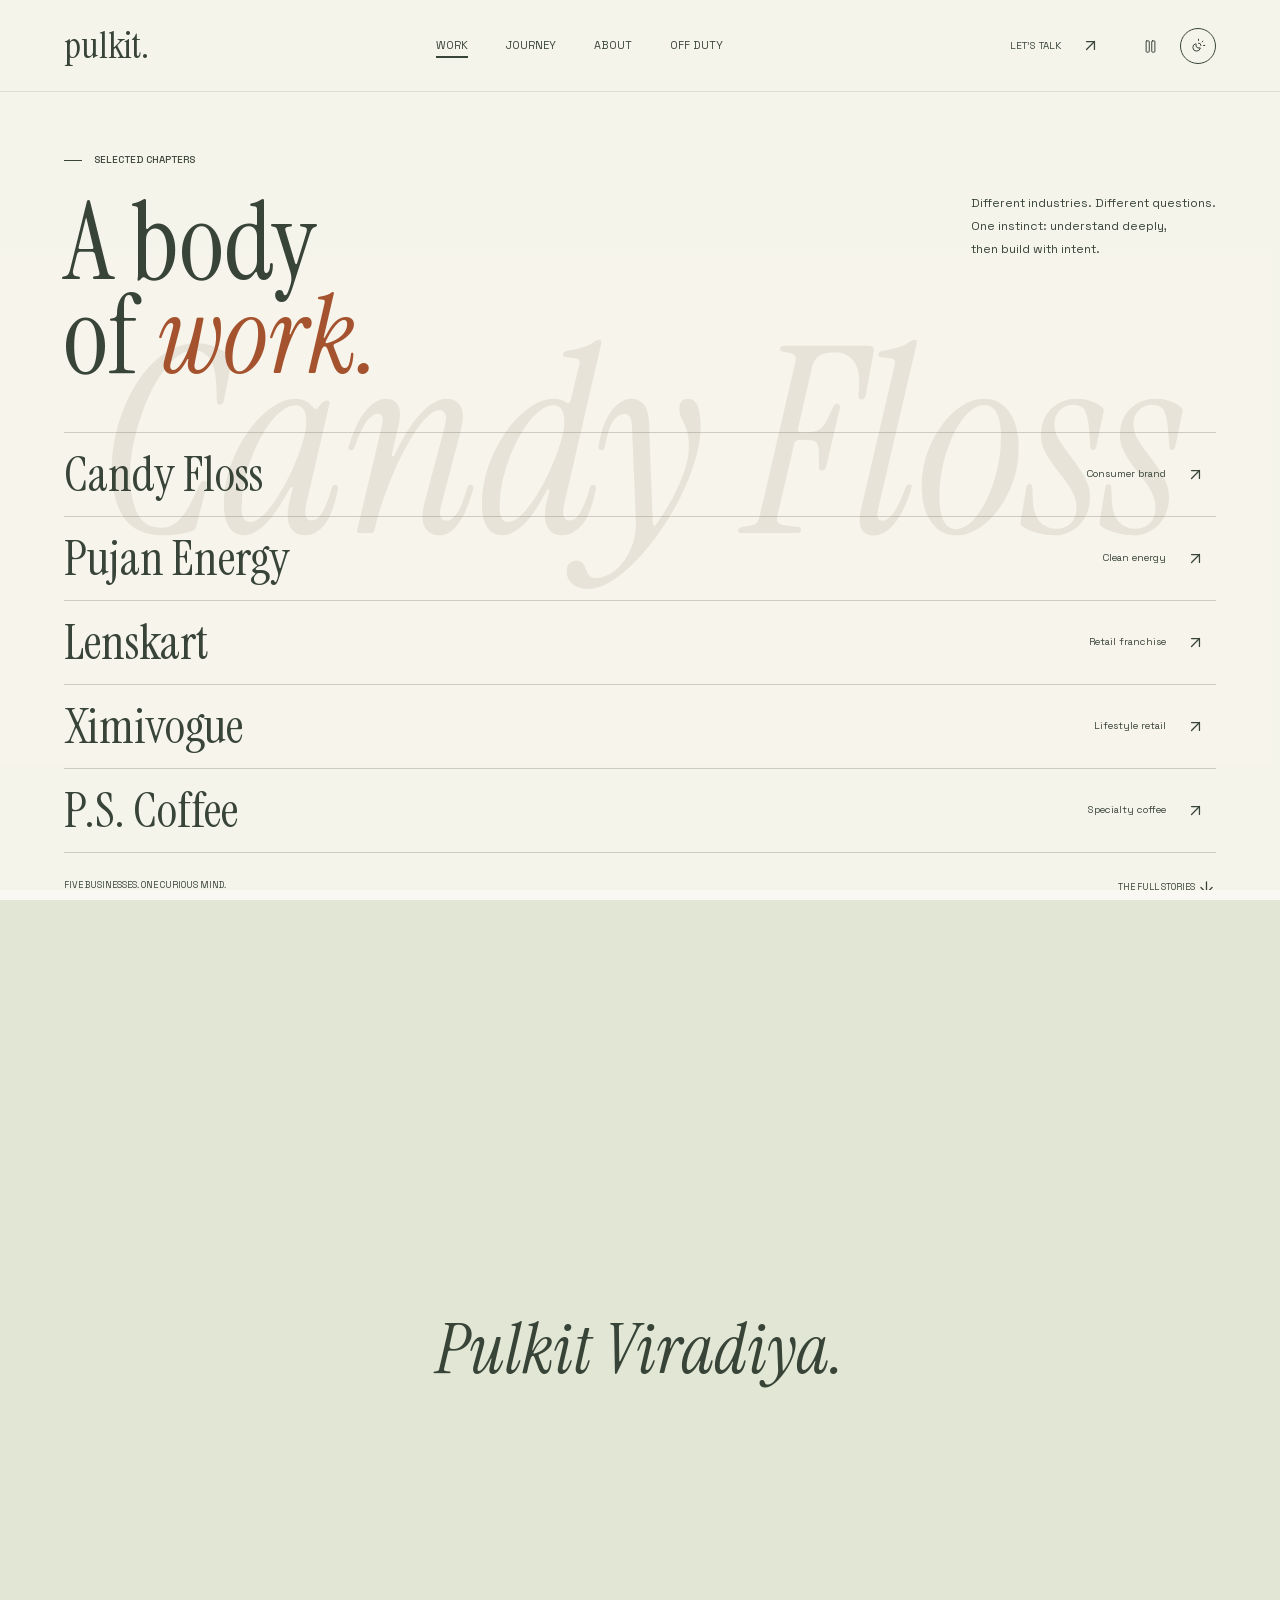
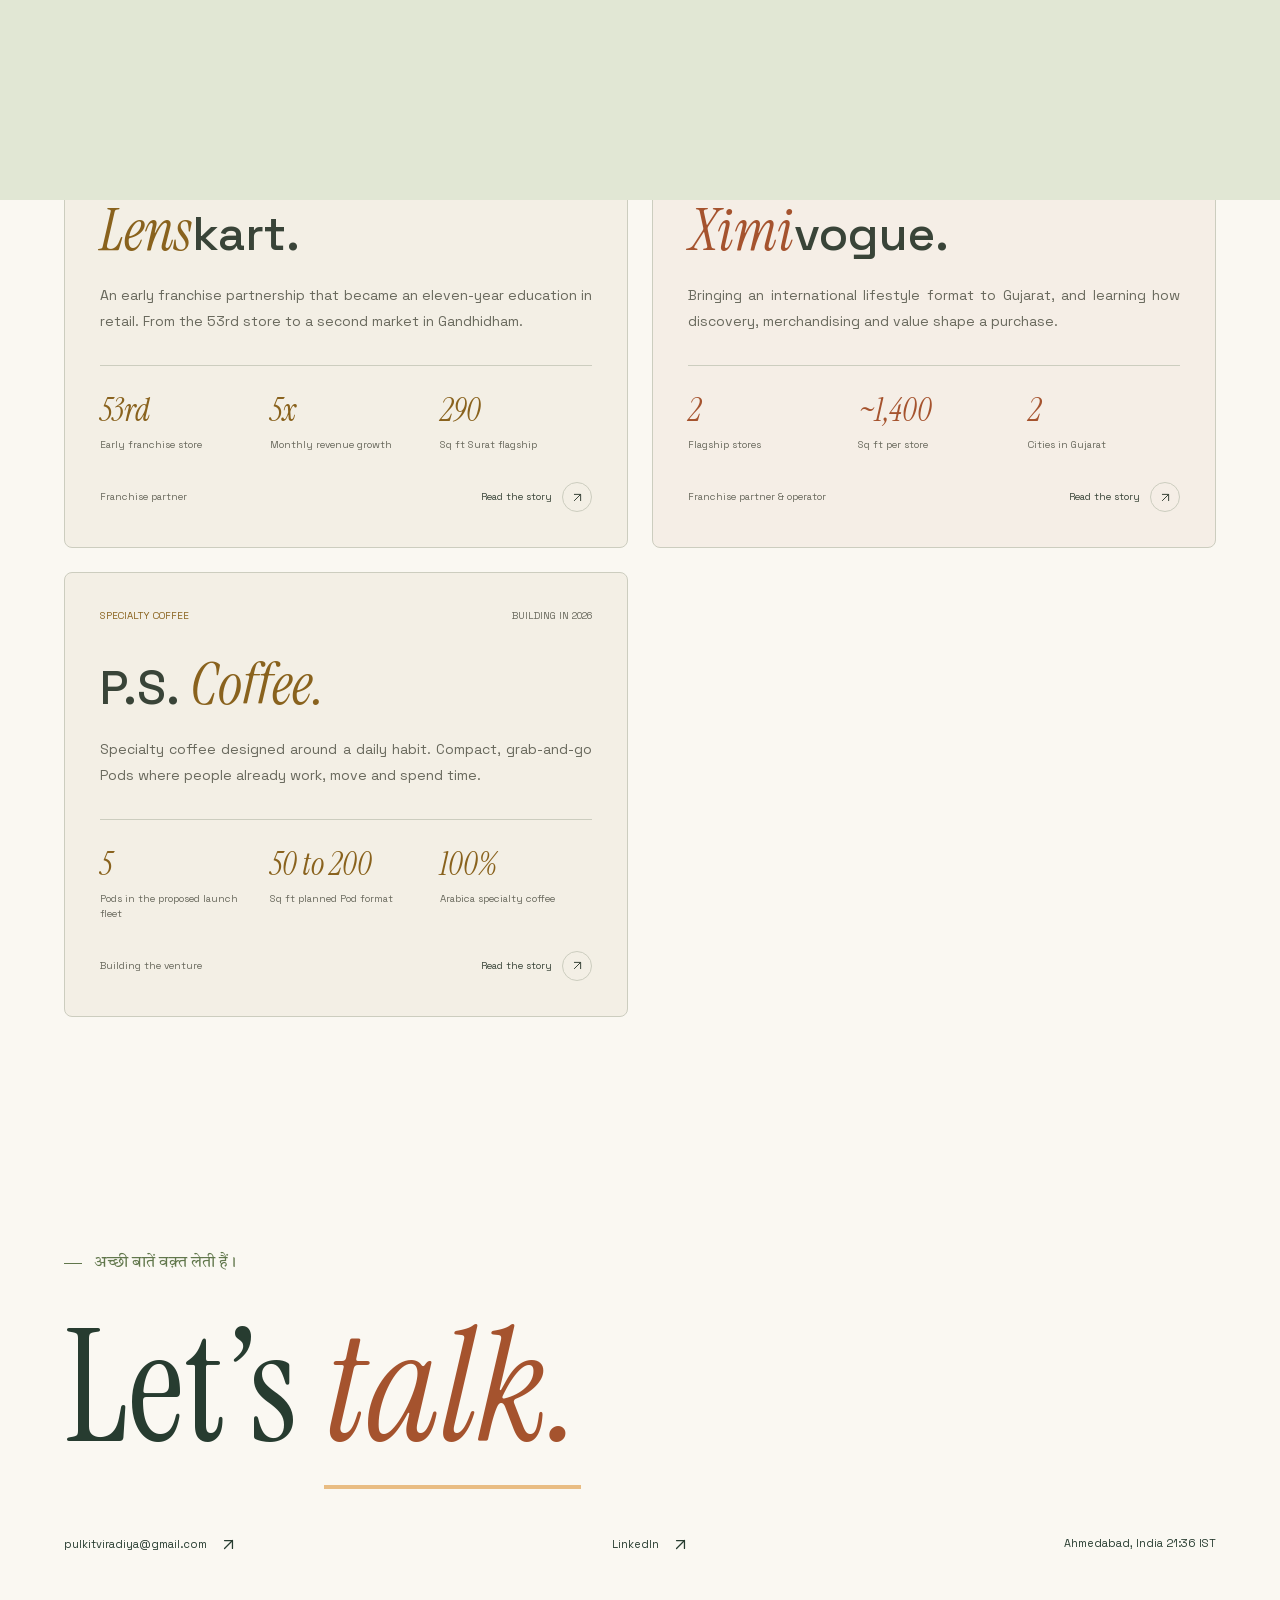
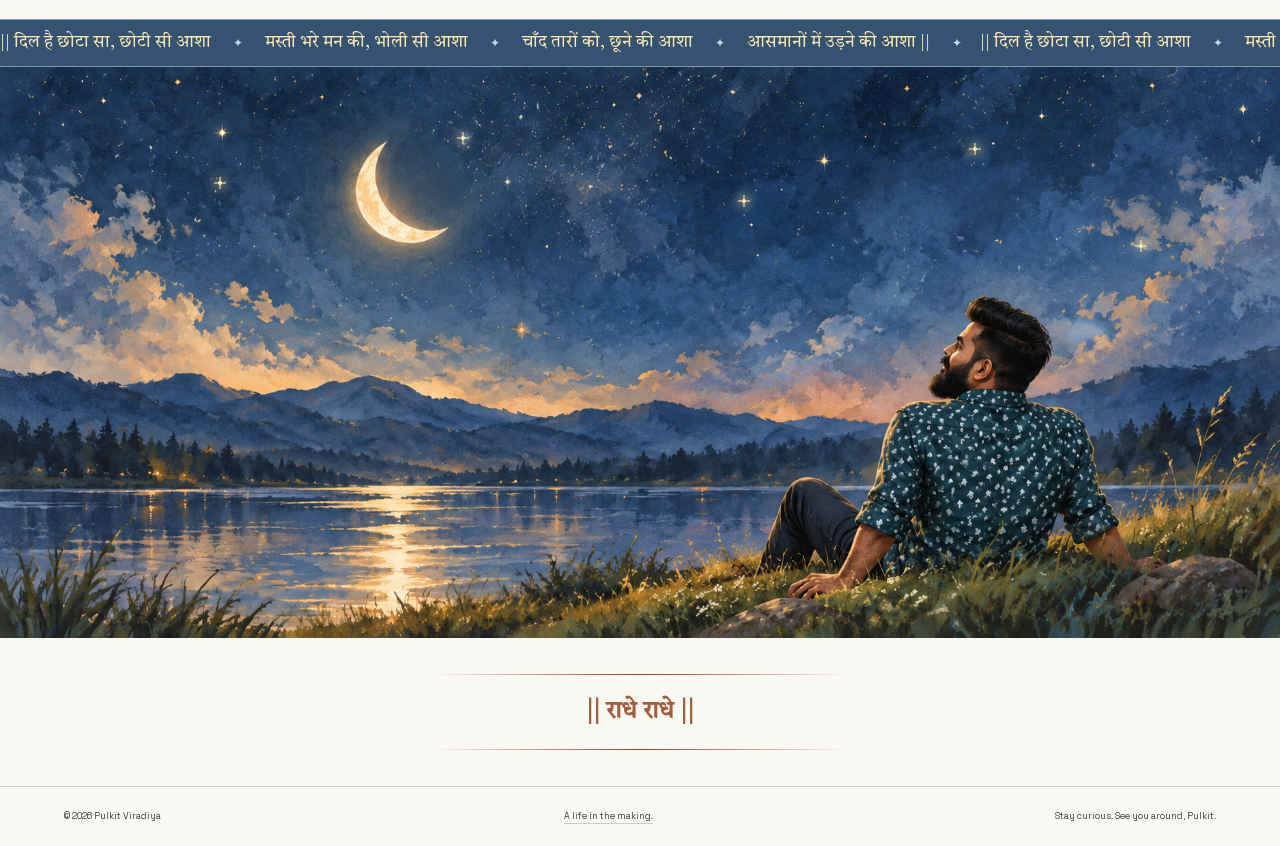
<file: work.html>
<!DOCTYPE html>
<html lang="en" data-theme="light"><head>
<meta charset="UTF-8"><meta name="viewport" content="width=device-width, initial-scale=1.0">
<meta http-equiv="Content-Security-Policy" content="default-src 'self'; style-src 'self' 'unsafe-inline' https://fonts.googleapis.com; font-src 'self' https://fonts.gstatic.com; script-src 'self' 'unsafe-inline'; img-src 'self' data:; connect-src 'none'; base-uri 'self'; form-action 'none';">
<meta name="referrer" content="strict-origin-when-cross-origin"><meta http-equiv="Permissions-Policy" content="camera=(), microphone=(), geolocation=(), payment=()">
<link rel="icon" type="image/x-icon" href="favicon.ico"><link rel="icon" type="image/png" sizes="32x32" href="favicon-32x32.png"><link rel="apple-touch-icon" sizes="180x180" href="apple-touch-icon.png">
<meta name="robots" content="index, follow"><meta name="description" content="Five venture chapters: Candy Floss, Pujan Energy, Lenskart, Ximivogue and P.S. Coffee.">
<meta name="color-scheme" content="light dark"><title>The work | Pulkit Viradiya</title>
<style>@font-face { font-family:'Instrument Serif'; src:url('concept-serif.woff2') format('woff2'); font-style:normal; font-weight:400; font-display:swap; }
@font-face { font-family:'Instrument Serif'; src:url('concept-serif-italic.woff2') format('woff2'); font-style:italic; font-weight:400; font-display:swap; }
@font-face { font-family:'Space Grotesk'; src:url('concept-sans.woff2') format('woff2'); font-style:normal; font-weight:300 700; font-display:swap; }
@font-face { font-family:'Tiro Devanagari Hindi'; src:url('concept-tiro-devanagari-hindi.woff2') format('woff2'); font-style:normal; font-weight:400; font-display:swap; }
@font-face { font-family:'Rasa'; src:url('concept-rasa-gujarati.woff2') format('woff2'); font-style:normal; font-weight:300 700; font-display:swap; }
:root {
  --bg: #f4f5f0;
  --ink: #20231f;
  --muted: #62675e;
  --line: #ced1c7;
  --accent: #d9f66f;
  --panel: #e8ebe3;
  --pad: 56px;
  --serif: Georgia, serif;
  --sans: "DM Sans", sans-serif;
  color-scheme: light;
}
[data-theme="dark"] {
  --bg: #191c19;
  --ink: #f4f5ef;
  --muted: #b7beb2;
  --line: #4d554b;
  --panel: #242a23;
  color-scheme: dark;
}
* {
  box-sizing: border-box;
  letter-spacing: 0;
}
html {
  scroll-behavior: smooth;
  scroll-padding-top: 90px;
}
body {
  margin: 0;
  background: var(--bg);
  color: var(--ink);
  font-family: var(--sans);
  font-size: 16px;
  line-height: 1.6;
}
h1,
h2,
h3,
h4,
p,
figure {
  margin: 0;
}
h1,
h2,
h3,
h4 {
  font-family: Manrope, sans-serif;
  line-height: 1.05;
  font-weight: 500;
}
h1 {
  font-size: 100px;
}
h2 {
  font-size: 62px;
}
h3 {
  font-size: 30px;
}
p {
  text-align: justify;
  max-width: 66ch;
  color: var(--muted);
}
p + p {
  margin-top: 20px;
}
a {
  color: inherit;
  text-decoration: none;
}
button,
input {
  font: inherit;
}
button {
  cursor: pointer;
  color: inherit;
}
a,
button,
summary {
  -webkit-tap-highlight-color: transparent;
}
a:focus-visible,
button:focus-visible,
summary:focus-visible {
  outline: 3px solid #739d23;
  outline-offset: 6px;
}
img {
  max-width: 100%;
  display: block;
}
button {
  border: 0;
}
::selection {
  background: #d9f66f;
  color: #20231f;
}
[hidden] {
  display: none !important;
}
.wrap {
  max-width: 1600px;
  margin: auto;
  padding-inline: var(--pad);
}
.section {
  padding-block: 100px;
}
.eyebrow {
  display: flex;
  align-items: center;
  gap: 12px;
  font-size: 11px;
  font-weight: 650;
  text-transform: uppercase;
}
.eyebrow:before {
  content: "";
  width: 7px;
  height: 7px;
  background: currentColor;
}
.serif {
  font-family: Georgia, serif;
  font-style: italic;
  font-weight: 400;
}
.muted {
  color: var(--muted);
}
.accent {
  color: #698322;
}
.skip {
  position: fixed;
  left: 20px;
  top: -100px;
  z-index: 100;
  background: var(--accent);
  padding: 15px;
  color: #20231f;
}
.skip:focus {
  top: 12px;
}
.icon {
  width: 19px;
  height: 19px;
  display: inline-block;
  vertical-align: middle;
  flex-shrink: 0;
  fill: none;
  stroke: currentColor;
  stroke-width: 1.6;
  stroke-linecap: round;
  stroke-linejoin: round;
}
.icon-btn {
  display: grid;
  place-items: center;
  width: 44px;
  height: 44px;
  background: transparent;
  border: 1px solid var(--line);
  border-radius: 50%;
  position: relative;
}
.icon-btn:after {
  content: attr(aria-label);
  position: absolute;
  top: 50px;
  right: 0;
  font-size: 11px;
  white-space: nowrap;
  padding: 4px 9px;
  background: var(--ink);
  color: var(--bg);
  opacity: 0;
  pointer-events: none;
}
.icon-btn:hover:after {
  opacity: 1;
}
.nav {
  height: 86px;
  position: sticky;
  top: 0;
  background: var(--bg);
  z-index: 30;
  border-bottom: 1px solid var(--line);
}
.nav-inner {
  height: 100%;
  display: flex;
  align-items: center;
  justify-content: space-between;
  gap: 25px;
}
.logo {
  font-size: 22px;
  font-weight: 700;
  line-height: 1;
}
.logo small {
  font-size: 11px;
  display: block;
  font-weight: 450;
  margin-top: 7px;
  color: var(--muted);
}
.nav-links {
  display: flex;
  gap: 30px;
  align-items: center;
  font-size: 13px;
}
.nav-links a {
  position: relative;
}
.nav-links a:after {
  content: "";
  position: absolute;
  height: 1px;
  left: 0;
  right: 100%;
  bottom: -4px;
  background: currentColor;
  transition: right 0.25s;
}
.nav-links a:hover:after,
.nav-links a[aria-current="page"]:after {
  right: 0;
}
.nav-tools {
  display: flex;
  gap: 10px;
  align-items: center;
}
.nav-contact {
  font-size: 12px;
  display: flex;
  align-items: center;
  gap: 16px;
  padding-right: 12px;
}
.mobile-menu {
  display: none;
}
.progress {
  height: 2px;
  background: #739d23;
  position: absolute;
  bottom: -1px;
  left: 0;
  width: 0;
  transition: width 0.1s linear;
}
.menu-dialog {
  border: 0;
  padding: 0;
  background: var(--bg);
  color: var(--ink);
  max-width: none;
  max-height: none;
  width: 100%;
  height: 100dvh;
}
.menu-dialog::backdrop {
  background: #111a;
}
.menu-top {
  display: flex;
  align-items: center;
  justify-content: space-between;
  padding: 28px var(--pad);
  border-bottom: 1px solid var(--line);
}
.menu-list {
  display: flex;
  flex-direction: column;
  padding: 30px var(--pad);
  gap: 10px;
}
.menu-list a {
  font-family: Manrope;
  font-size: 42px;
  line-height: 1.5;
  border-bottom: 1px solid var(--line);
}
.hero {
  background: #c5dad5;
  color: #20231f;
  position: relative;
  min-height: 570px;
  height: calc(100svh - 142px);
  max-height: 820px;
  overflow: hidden;
}
.hero-img {
  position: absolute;
  right: 0;
  top: 0;
  width: 54%;
  height: 100%;
  object-fit: cover;
  object-position: center 28%;
  mix-blend-mode: multiply;
}
.hero .wrap {
  position: relative;
  height: 100%;
  padding-top: 35px;
  padding-bottom: 42px;
  display: flex;
  flex-direction: column;
  justify-content: space-between;
  pointer-events: none;
}
.hero a {
  pointer-events: auto;
}
.hero-top {
  display: flex;
  justify-content: space-between;
  font-size: 11px;
}
.hero-top span:last-child {
  background: #c5dad5dd;
  padding: 2px 8px;
}
.hero-heading {
  font-size: 106px;
  line-height: 0.97;
  font-weight: 500;
  max-width: 750px;
  margin-top: 20px;
}
.hero-heading .serif {
  display: block;
}
.hero-caption {
  max-width: 370px;
  font-size: 17px;
  line-height: 1.5;
  color: #303e37;
  margin-top: 24px;
}
.hero-bottom {
  display: flex;
  align-items: end;
  justify-content: space-between;
  margin-top: 20px;
}
.text-link {
  display: inline-flex;
  align-items: center;
  gap: 24px;
  font-size: 13px;
  border-bottom: 1px solid currentColor;
  padding-bottom: 9px;
}
.text-link .icon {
  transition: transform 0.25s;
}
.text-link:hover .icon {
  transform: translate(3px, -3px);
}
.hero-stamp {
  background: var(--accent);
  color: #20231f;
  width: 140px;
  height: 140px;
  border-radius: 50%;
  display: flex;
  align-items: center;
  justify-content: center;
  text-align: center;
  transform: rotate(10deg);
  font-size: 12px;
  line-height: 1.4;
  font-weight: 650;
  margin-right: 30px;
}
.hero-stamp span {
  display: block;
}
.ticker {
  display: flex;
  align-items: center;
  justify-content: space-between;
  gap: 16px;
  padding-block: 18px;
  font-size: 11px;
  border-bottom: 1px solid var(--line);
}
.ticker-dot {
  width: 6px;
  height: 6px;
  background: #789334;
  border-radius: 50%;
  display: inline-block;
  margin-right: 8px;
}
.intro {
  display: grid;
  grid-template-columns: 1fr 2fr;
  gap: 70px;
}
.intro h2 {
  font-size: 46px;
  line-height: 1.2;
  max-width: 920px;
}
.intro p {
  margin-top: 30px;
  font-size: 17px;
  max-width: 600px;
}
.proof {
  display: grid;
  grid-template-columns: repeat(4, 1fr);
  margin-top: 65px;
  border-top: 1px solid var(--line);
  border-bottom: 1px solid var(--line);
}
.proof-item {
  padding: 28px 30px;
  border-right: 1px solid var(--line);
}
.proof-item:first-child {
  padding-left: 0;
}
.proof-item:last-child {
  border: 0;
}
.proof-number {
  font-size: 48px;
  line-height: 1.1;
  font-family: Manrope;
  font-weight: 500;
}
.proof-label {
  font-size: 11px;
  color: var(--muted);
  margin-top: 12px;
}
.section-head {
  display: flex;
  align-items: end;
  justify-content: space-between;
  gap: 30px;
  margin-bottom: 40px;
}
.section-head .eyebrow {
  margin-bottom: 22px;
}
.section-head h2 {
  max-width: 850px;
}
.work-grid {
  display: grid;
  grid-template-columns: 1fr 1fr;
  gap: 52px 26px;
}
.work-item {
  min-width: 0;
}
.work-item:first-child {
  grid-column: 1/-1;
}
.work-art {
  position: relative;
  background: var(--tile, #d9f66f);
  color: #20231f;
  min-height: 320px;
  aspect-ratio: 1.5;
  overflow: hidden;
  display: flex;
  flex-direction: column;
  justify-content: space-between;
  padding: 32px;
}
.work-item:first-child .work-art {
  aspect-ratio: 2.35;
}
.work-art img {
  position: absolute;
  inset: 0;
  width: 100%;
  height: 100%;
  object-fit: cover;
  transition: transform 0.75s cubic-bezier(0.2, 0.65, 0.2, 1);
}
.work-item:hover .work-art img {
  transform: scale(1.035);
}
.art-label {
  position: relative;
  z-index: 1;
  align-self: flex-start;
  font-size: 10px;
  background: #f4f5f0;
  color: #20231f;
  padding: 7px 12px;
  border-radius: 2px;
}
.art-copy {
  position: relative;
  z-index: 1;
  font-size: 76px;
  line-height: 0.95;
  font-family: Manrope;
  font-weight: 650;
}
.art-copy span {
  display: block;
}
.art-foot {
  position: relative;
  z-index: 1;
  font-size: 12px;
}
.art-index {
  position: absolute;
  bottom: 22px;
  right: 24px;
  background: #f4f5f0;
  color: #20231f;
  width: 46px;
  height: 46px;
  display: grid;
  place-items: center;
  border-radius: 50%;
  transition:
    background 0.2s,
    transform 0.2s;
}
.work-item:hover .art-index {
  background: #d9f66f;
  transform: rotate(45deg);
}
.work-meta {
  display: flex;
  align-items: start;
  justify-content: space-between;
  gap: 20px;
  margin-top: 19px;
}
.work-meta h3 {
  font-size: 24px;
}
.work-meta p {
  font-size: 13px;
  margin-top: 7px;
}
.work-meta > span {
  font-size: 11px;
  color: var(--muted);
  white-space: nowrap;
}
.work-art.photo .art-copy {
  font-size: 54px;
  background: #f4f5f0;
  padding: 16px;
  align-self: start;
  max-width: 70%;
}
.ribbon-art {
  position: absolute;
  inset: auto -40px 100px;
  transform: rotate(-12deg);
  background: #23251f;
  color: #edffa3;
  padding: 18px 0;
  text-align: center;
  font-family: Manrope;
  font-size: 40px;
}
.candy-art .art-copy {
  font-size: 80px;
  max-width: 700px;
}
.ximi-art .art-copy {
  font-size: 58px;
}
.art-grid {
  position: absolute;
  inset: 0;
  background-image:
    linear-gradient(#20231f18 1px, transparent 1px),
    linear-gradient(90deg, #20231f18 1px, transparent 1px);
  background-size: 60px 60px;
}
.work-item:focus-visible .work-art {
  outline: 3px solid #739d23;
  outline-offset: 4px;
}
.dark-band {
  background: #20251f;
  color: #f4f5f0;
}
.dark-band p {
  color: #c5cbbc;
}
.dark-band .eyebrow {
  color: #d9f66f;
}
.thesis {
  font-size: 70px;
  max-width: 1050px;
  line-height: 1.12;
  margin-top: 40px;
}
.thesis .serif {
  color: #d9f66f;
}
.process {
  display: grid;
  grid-template-columns: repeat(3, 1fr);
  gap: 35px;
  margin-top: 60px;
}
.process article {
  border-top: 1px solid #646e60;
  padding-top: 25px;
}
.process article > span {
  font-size: 11px;
  color: #c5cbbc;
}
.process h3 {
  font-size: 24px;
  margin: 25px 0 16px;
}
.process p {
  font-size: 14px;
}
.journey-strip {
  display: grid;
  grid-template-columns: 1fr 1fr;
  gap: 70px;
  align-items: center;
}
.journey-image {
  aspect-ratio: 1;
  object-fit: cover;
  width: 100%;
  max-height: 540px;
  object-position: center 20%;
}
.journey-strip h2 {
  margin-top: 24px;
}
.journey-strip p {
  margin: 28px 0;
}
.journey-strip .eyebrow {
  margin-top: 20px;
}
.chapter-list {
  margin-top: 45px;
}
.chapter-row {
  display: grid;
  grid-template-columns: 70px 1fr 24px;
  gap: 20px;
  align-items: center;
  padding: 24px 0;
  border-top: 1px solid var(--line);
}
.chapter-row:last-child {
  border-bottom: 1px solid var(--line);
}
.chapter-row > span:first-child {
  font-size: 12px;
  color: var(--muted);
}
.chapter-row strong {
  font-size: 22px;
  font-weight: 500;
}
.chapter-row:hover {
  color: #698322;
}
.off-duty-teaser {
  background: #d9f66f;
  color: #20231f;
}
.off-duty-teaser p {
  color: #414d2e;
}
.off-duty-teaser .wrap {
  display: grid;
  grid-template-columns: 1fr 1fr;
  gap: 70px;
  align-items: center;
}
.off-duty-teaser h2 {
  font-size: 65px;
}
.off-duty-teaser p {
  margin: 24px 0;
}
.small-index {
  font-size: 11px;
  text-transform: uppercase;
  margin-bottom: 30px;
}
.contact-section {
  padding-block: 100px 55px;
}
.contact-section h2 {
  font-size: 96px;
  margin: 25px 0 50px;
}
.contact-section h2 a {
  border-bottom: 2px solid var(--ink);
}
.contact-meta {
  display: flex;
  justify-content: space-between;
  gap: 25px;
  flex-wrap: wrap;
  font-size: 13px;
}
.contact-meta a {
  display: inline-flex;
  gap: 12px;
  align-items: center;
}
.radhe-section {
  text-align: center;
  padding: 36px var(--pad);
}
.radhe-rule {
  border: none;
  height: 1px;
  background: linear-gradient(
    to right,
    transparent,
    #b5872a 30%,
    #b5872a 70%,
    transparent
  );
  margin: 0 auto;
  max-width: 420px;
}
.radhe-text {
  font-family: var(--serif);
  font-size: 1.65rem;
  font-weight: 700;
  letter-spacing: 0;
  color: #947023;
  padding: 1.1rem 0;
  display: block;
}
[data-theme="dark"] .radhe-rule {
  background: linear-gradient(
    to right,
    transparent,
    #e8c46a 30%,
    #e8c46a 70%,
    transparent
  );
}
[data-theme="dark"] .radhe-text {
  color: #e8c46a;
}
.footer {
  padding-block: 22px;
  border-top: 1px solid var(--line);
  font-size: 11px;
}
.footer .wrap {
  display: flex;
  justify-content: space-between;
  gap: 20px;
}
.footer a {
  border-bottom: 1px solid var(--line);
}
.page-hero {
  padding-block: 66px 65px;
}
.page-hero h1 {
  margin: 35px 0 28px;
  max-width: 1200px;
}
.page-hero p {
  max-width: 630px;
  font-size: 19px;
}
.page-hero .hero-meta {
  margin-top: 42px;
  display: flex;
  gap: 25px;
  flex-wrap: wrap;
  font-size: 12px;
}
.hero-meta > span {
  padding-right: 25px;
  border-right: 1px solid var(--line);
}
.hero-meta > span:last-child {
  border: 0;
}
.case-top {
  background: var(--case, #d9f66f);
  color: #20231f;
}
.case-top p {
  color: #364034;
}
.case-top .hero-meta > span {
  border-color: #20231f44;
}
.case-cover {
  position: relative;
  max-height: 700px;
  overflow: hidden;
}
.case-cover img {
  width: 100%;
  height: 520px;
  object-fit: cover;
}
.case-cover figcaption {
  position: absolute;
  bottom: 15px;
  left: var(--pad);
  font-size: 10px;
  background: #f4f5f0;
  color: #20231f;
  padding: 5px 10px;
  max-width: 80%;
}
.case-graphic {
  height: 400px;
  background: #20251f;
  color: var(--case);
  display: flex;
  align-items: center;
  justify-content: center;
  gap: 45px;
  overflow: hidden;
}
.case-graphic strong {
  font-family: Manrope;
  font-weight: 500;
  font-size: 122px;
}
.case-graphic span {
  font-size: 22px;
  max-width: 260px;
  line-height: 1.5;
}
.case-nav {
  padding-block: 20px;
  border-bottom: 1px solid var(--line);
  display: flex;
  gap: 28px;
  font-size: 12px;
  flex-wrap: wrap;
}
.case-section {
  display: grid;
  grid-template-columns: 1fr 2fr;
  gap: 70px;
  padding-block: 80px;
  border-bottom: 1px solid var(--line);
}
.case-section h2 {
  font-size: 40px;
  max-width: 330px;
}
.case-section .eyebrow {
  margin-bottom: 24px;
}
.case-section h3 {
  font-size: 26px;
  margin-bottom: 18px;
}
.case-section .prose {
  max-width: 800px;
}
.case-section p {
  font-size: 17px;
  line-height: 1.8;
}
.decision {
  padding-block: 28px;
  border-top: 1px solid var(--line);
}
.decision:first-child {
  padding-top: 0;
  border: 0;
}
.decision > span {
  display: block;
  font-size: 11px;
  margin-bottom: 14px;
  color: var(--muted);
}
.detail-list {
  margin-top: 20px;
}
.detail-list details {
  border-top: 1px solid var(--line);
  padding: 22px 0;
}
.detail-list details:last-child {
  border-bottom: 1px solid var(--line);
}
.detail-list summary {
  cursor: pointer;
  display: flex;
  align-items: center;
  justify-content: space-between;
  gap: 20px;
  list-style: none;
  font-size: 19px;
}
.detail-list summary::-webkit-details-marker {
  display: none;
}
.detail-list summary .icon {
  transition: transform 0.25s;
}
.detail-list details[open] summary .icon {
  transform: rotate(45deg);
}
.detail-list details p {
  margin-top: 18px;
  font-size: 16px;
}
.next-chapter {
  padding-block: 80px;
}
.next-chapter a {
  display: flex;
  justify-content: space-between;
  align-items: center;
  margin-top: 30px;
  border-top: 1px solid var(--line);
  padding-top: 30px;
  font-size: 60px;
  line-height: 1.1;
}
.next-chapter .icon {
  width: 44px;
  height: 44px;
}
.filter-bar {
  display: flex;
  gap: 8px;
  flex-wrap: wrap;
  margin-bottom: 40px;
}
.filter-bar button {
  padding: 10px 18px;
  border: 1px solid var(--line);
  border-radius: 2px;
  background: transparent;
  font-size: 12px;
}
.filter-bar button[aria-pressed="true"] {
  background: var(--ink);
  color: var(--bg);
  border-color: var(--ink);
}
.timeline {
  margin-top: 40px;
}
.timeline-row {
  display: grid;
  grid-template-columns: 145px 1fr;
  gap: 50px;
  padding: 42px 0;
  border-top: 1px solid var(--line);
}
.timeline-year {
  font-size: 30px;
  font-family: Manrope;
  line-height: 1.2;
}
.timeline-year small {
  display: block;
  margin-top: 12px;
  font-size: 11px;
  font-family: var(--sans);
  color: var(--muted);
  line-height: 1.6;
}
.timeline-body {
  border-left: 2px solid var(--entry, #719538);
  padding-left: 35px;
}
.timeline-body .eyebrow {
  color: var(--muted);
  margin-bottom: 20px;
}
.timeline-body h3 {
  font-size: 32px;
  margin-bottom: 20px;
}
.timeline-body p {
  margin-top: 14px;
}
.timeline-body .text-link {
  margin-top: 25px;
}
.t-venture-link {
  color: inherit;
  text-decoration: none;
}
.timeline-counter {
  font-size: 12px;
  color: var(--muted);
  margin-bottom: 25px;
}
.portrait-section {
  display: grid;
  grid-template-columns: 1fr 1fr;
  gap: 70px;
  align-items: center;
}
.portrait-section > img {
  width: 100%;
  height: 640px;
  object-fit: cover;
  object-position: center 20%;
}
.portrait-section h2 {
  font-size: 52px;
  margin-bottom: 30px;
}
.portrait-section p {
  margin-top: 20px;
}
.quote {
  font-family: Georgia, serif;
  font-style: italic;
  font-size: 46px;
  line-height: 1.2;
  margin: 30px 0;
}
.education-row {
  display: grid;
  grid-template-columns: 180px 1fr;
  gap: 30px;
  padding: 30px 0;
  border-top: 1px solid var(--line);
}
.education-row h3 {
  font-size: 24px;
  line-height: 1.3;
}
.education-row p {
  margin-top: 10px;
}
.education-row > span {
  font-size: 14px;
  color: var(--muted);
}
.listening {
  display: grid;
  grid-template-columns: 1fr 1fr;
  gap: 50px;
  margin-top: 50px;
}
.listening h3 {
  margin-bottom: 20px;
}
.vinyl {
  width: 230px;
  aspect-ratio: 1;
  border-radius: 50%;
  background: repeating-radial-gradient(
    circle,
    #1d211e 0px,
    #1d211e 3px,
    #343a33 4px,
    #1d211e 5px
  );
  position: relative;
  margin: 10px auto 35px;
  animation: spin 18s linear infinite;
  animation-play-state: paused;
}
.vinyl:after {
  content: "PV / SIDE A";
  position: absolute;
  inset: 34%;
  display: grid;
  place-items: center;
  background: #d9f66f;
  border-radius: 50%;
  color: #20231f;
  font-size: 10px;
}
.listening article:hover .vinyl {
  animation-play-state: running;
}
.listening article {
  padding: 35px 0;
  border-top: 1px solid var(--line);
}
.listening .status {
  display: inline-block;
  padding: 7px 12px;
  background: var(--panel);
  font-size: 11px;
  margin-top: 20px;
}
.interests {
  display: grid;
  grid-template-columns: repeat(3, 1fr);
  gap: 30px;
}
.interests article {
  border-top: 1px solid var(--line);
  padding-top: 25px;
}
.interests h3 {
  margin: 25px 0 20px;
  font-size: 25px;
}
.interests > article > span {
  font-size: 11px;
  color: var(--muted);
}
.languages {
  display: flex;
  flex-wrap: wrap;
  gap: 30px;
  margin-top: 30px;
}
.languages span {
  padding: 14px 0;
  border-bottom: 1px solid var(--line);
  flex: 1;
  min-width: 150px;
}
.languages small {
  display: block;
  color: var(--muted);
}
.coffee-wide {
  width: 100%;
  height: 440px;
  object-fit: cover;
}
.reveal {
  opacity: 1;
  transform: none;
}
.motion-ready .reveal.pending {
  opacity: 0;
  transform: translateY(22px);
}
.motion-ready .reveal {
  transition:
    opacity 0.65s ease,
    transform 0.65s cubic-bezier(0.2, 0.65, 0.2, 1);
}
@keyframes spin {
  to {
    transform: rotate(360deg);
  }
}
@view-transition {
  navigation: auto;
}
::view-transition-old(root) {
  animation: fade-out 0.15s ease;
}
::view-transition-new(root) {
  animation: fade-in 0.3s ease;
}
@keyframes fade-in {
  from {
    opacity: 0;
    transform: translateY(8px);
  }
}
@keyframes fade-out {
  to {
    opacity: 0;
  }
}
[data-motion="off"] *,
[data-motion="off"] *:before,
[data-motion="off"] *:after {
  animation: none !important;
  transition: none !important;
  scroll-behavior: auto !important;
}
[data-motion="off"] .reveal {
  opacity: 1 !important;
  transform: none !important;
}
@media (min-width: 1650px) {
  .hero-heading {
    font-size: 132px;
  }
  .hero-caption {
    font-size: 20px;
  }
  .hero .wrap {
    padding-block: 45px;
  }
  .hero-img {
    object-position: center 32%;
  }
}
@media (max-width: 1100px) {
  :root {
    --pad: 32px;
  }
  .nav-links {
    gap: 20px;
  }
  .nav-contact {
    display: none;
  }
  .hero-heading {
    font-size: 86px;
  }
  .hero-caption {
    max-width: 310px;
  }
  .hero-img {
    width: 56%;
  }
  h1 {
    font-size: 80px;
  }
  h2 {
    font-size: 50px;
  }
  .intro {
    gap: 35px;
    grid-template-columns: 1fr 2.4fr;
  }
  .intro h2 {
    font-size: 38px;
  }
  .proof-number {
    font-size: 36px;
  }
  .proof-item {
    padding-inline: 20px;
  }
  .art-copy,
  .candy-art .art-copy {
    font-size: 62px;
  }
  .work-art.photo .art-copy {
    font-size: 42px;
  }
  .thesis {
    font-size: 56px;
  }
  .case-section {
    gap: 40px;
  }
  .portrait-section {
    gap: 35px;
  }
  .contact-section h2 {
    font-size: 76px;
  }
  .case-graphic strong {
    font-size: 100px;
  }
  .off-duty-teaser .wrap {
    gap: 40px;
  }
}
@media (max-width: 760px) {
  :root {
    --pad: 22px;
  }
  .nav {
    height: 76px;
  }
  .nav-links {
    display: none;
  }
  .mobile-menu {
    display: grid;
  }
  .nav-tools {
    gap: 7px;
  }
  .logo {
    font-size: 20px;
  }
  .logo small {
    font-size: 10px;
  }
  .icon-btn {
    width: 38px;
    height: 38px;
  }
  .nav-tools .motion-toggle {
    display: none;
  }
  .hero {
    height: calc(100svh - 128px);
    min-height: 610px;
    max-height: 800px;
  }
  .hero-img {
    width: 100%;
    height: 100%;
    object-position: 66% center;
    opacity: 0.67;
    mix-blend-mode: multiply;
  }
  .hero .wrap {
    padding-top: 24px;
    padding-bottom: 26px;
  }
  .hero-top {
    font-size: 10px;
    gap: 10px;
  }
  .hero-top span:last-child {
    display: none;
  }
  .hero-heading {
    font-size: 64px;
    line-height: 1.02;
    margin-top: 0;
    text-shadow: 0 0 28px #c5dad5;
  }
  .hero-caption {
    font-size: 15px;
    max-width: 290px;
    color: #20231f;
    background: #c5dad5ed;
    padding: 12px 15px;
    margin-top: 24px;
  }
  .hero-bottom {
    align-items: center;
  }
  .hero-bottom .text-link {
    background: #d9f66f;
    border: 0;
    padding: 12px;
  }
  .hero-stamp {
    width: 100px;
    height: 100px;
    font-size: 10px;
    margin: 0;
  }
  .hero-name-block {
    margin-top: 70px;
  }
  .ticker {
    font-size: 10px;
    gap: 10px;
  }
  .ticker > span:nth-child(2) {
    display: none;
  }
  .section {
    padding-block: 65px;
  }
  .intro {
    grid-template-columns: 1fr;
    gap: 25px;
  }
  .intro h2 {
    font-size: 32px;
  }
  .intro p {
    font-size: 16px;
    margin-top: 20px;
  }
  .proof {
    grid-template-columns: 1fr 1fr;
    margin-top: 40px;
  }
  .proof-item {
    padding: 24px 18px !important;
  }
  .proof-item:nth-child(2) {
    border-right: 0;
  }
  .proof-item:nth-child(-n + 2) {
    border-bottom: 1px solid var(--line);
  }
  .proof-number {
    font-size: 36px;
  }
  .proof-label {
    font-size: 10px;
  }
  .section-head {
    align-items: start;
    flex-direction: column;
    gap: 22px;
    margin-bottom: 30px;
  }
  h1 {
    font-size: 58px;
  }
  h2 {
    font-size: 40px;
  }
  .work-grid {
    grid-template-columns: 1fr;
    gap: 35px;
  }
  .work-item:first-child {
    grid-column: auto;
  }
  .work-art,
  .work-item:first-child .work-art {
    aspect-ratio: 1.12;
    min-height: 280px;
    padding: 22px;
  }
  .art-copy,
  .candy-art .art-copy {
    font-size: 58px;
  }
  .work-art.photo .art-copy {
    font-size: 37px;
    max-width: 85%;
  }
  .work-meta h3 {
    font-size: 22px;
  }
  .work-meta p {
    font-size: 12px;
  }
  .work-meta > span {
    font-size: 10px;
  }
  .thesis {
    font-size: 42px;
  }
  .process {
    grid-template-columns: 1fr;
    gap: 30px;
    margin-top: 40px;
  }
  .process h3 {
    margin-top: 15px;
  }
  .journey-strip,
  .off-duty-teaser .wrap {
    grid-template-columns: 1fr;
    gap: 35px;
  }
  .journey-image {
    max-height: 440px;
  }
  .off-duty-teaser h2 {
    font-size: 46px;
  }
  .chapter-row strong {
    font-size: 21px;
  }
  .contact-section {
    padding-block: 60px 30px;
  }
  .contact-section h2 {
    font-size: 50px;
    margin-bottom: 35px;
  }
  .contact-meta {
    flex-direction: column;
    gap: 20px;
  }
  .footer .wrap {
    flex-wrap: wrap;
    font-size: 10px;
  }
  .footer .wrap > span:last-child {
    display: none;
  }
  .page-hero {
    padding-block: 40px 42px;
  }
  .page-hero h1 {
    margin-block: 28px 22px;
    overflow-wrap: break-word;
  }
  .page-hero p {
    font-size: 17px;
  }
  .page-hero .hero-meta {
    gap: 12px;
    font-size: 11px;
    margin-top: 28px;
  }
  .hero-meta > span {
    padding-right: 12px;
  }
  .case-cover img {
    height: 300px;
  }
  .case-cover figcaption {
    font-size: 9px;
  }
  .case-graphic {
    height: 270px;
    gap: 20px;
    padding: 22px;
  }
  .case-graphic strong {
    font-size: 72px;
  }
  .case-graphic span {
    font-size: 16px;
    max-width: 140px;
  }
  .case-section {
    grid-template-columns: 1fr;
    gap: 30px;
    padding-block: 55px;
  }
  .case-section h2 {
    font-size: 37px;
    max-width: 100%;
  }
  .case-section p {
    font-size: 16px;
  }
  .case-nav {
    gap: 20px;
    font-size: 11px;
  }
  .next-chapter {
    padding-block: 55px;
  }
  .next-chapter a {
    font-size: 38px;
    gap: 20px;
  }
  .next-chapter .icon {
    width: 28px;
    height: 28px;
  }
  .timeline-row {
    grid-template-columns: 1fr;
    gap: 22px;
    padding: 35px 0;
  }
  .timeline-year {
    font-size: 27px;
    display: flex;
    align-items: center;
    gap: 20px;
  }
  .timeline-year small {
    margin: 0;
  }
  .timeline-body {
    padding-left: 20px;
  }
  .timeline-body h3 {
    font-size: 27px;
  }
  .filter-bar {
    gap: 6px;
  }
  .filter-bar button {
    padding: 9px 11px;
    font-size: 11px;
  }
  .portrait-section {
    grid-template-columns: 1fr;
    gap: 40px;
  }
  .portrait-section > img {
    height: 430px;
  }
  .portrait-section h2 {
    font-size: 39px;
  }
  .quote {
    font-size: 35px;
  }
  .education-row {
    grid-template-columns: 1fr;
    gap: 15px;
  }
  .education-row h3 {
    font-size: 22px;
  }
  .listening,
  .interests {
    grid-template-columns: 1fr;
    gap: 30px;
  }
  .coffee-wide {
    height: 280px;
  }
  .radhe-section {
    padding-block: 28px;
  }
  .icon-btn:after {
    display: none;
  }
}
@media (max-width: 370px) {
  .hero-heading {
    font-size: 55px;
  }
  h1 {
    font-size: 50px;
  }
  .hero-stamp {
    width: 82px;
    height: 82px;
  }
  .hero-caption {
    max-width: 250px;
  }
  .hero .wrap {
    padding-bottom: 20px;
  }
  .proof-number {
    font-size: 31px;
  }
  .nav-tools {
    gap: 5px;
  }
  .icon-btn {
    width: 34px;
    height: 34px;
  }
  .contact-section h2 {
    font-size: 43px;
  }
}
.hero-img {
  mask-image: linear-gradient(to right, transparent, #000 14%);
}
.work-art {
  width: 100%;
  min-height: 0;
}
.art-copy:empty {
  display: none;
}
.thesis {
  overflow-wrap: break-word;
}
@media (max-width: 760px) {
  .hero-img {
    mask-image: none;
    opacity: 0.92;
  }
  .hero-name-block {
    margin: 0;
  }
  .hero-heading {
    position: absolute;
    top: 70px;
    left: var(--pad);
    right: var(--pad);
    font-size: 43px;
    white-space: nowrap;
    text-shadow: none;
  }
  .hero-heading .serif {
    display: inline;
    margin-left: 8px;
  }
  .hero-caption {
    position: absolute;
    bottom: 155px;
    left: var(--pad);
    font-size: 14px;
    margin: 0;
    max-width: 275px;
  }
  .hero-bottom {
    margin-top: auto;
    width: 100%;
  }
  .hero-top {
    max-width: 100%;
  }
  .hero-top .eyebrow {
    font-size: 9px;
  }
}
@media (max-width: 370px) {
  .hero-heading {
    font-size: 36px;
  }
  .hero-caption {
    bottom: 140px;
  }
  .thesis {
    font-size: 36px;
  }
  .art-copy,
  .candy-art .art-copy,
  .ximi-art .art-copy {
    font-size: 43px;
  }
  .work-art,
  .work-item:first-child .work-art {
    min-height: 0;
  }
  .work-meta {
    flex-wrap: wrap;
    gap: 10px;
  }
}
@media (prefers-reduced-motion: reduce) {
  html {
    scroll-behavior: auto;
  }
  *,
  *:before,
  *:after {
    animation: none !important;
    transition: none !important;
  }
  .motion-ready .reveal.pending {
    opacity: 1;
    transform: none;
  }
  ::view-transition-old(root),
  ::view-transition-new(root) {
    animation: none !important;
  }
}

/* Second direction: cinematic portraiture and editorial pacing. */
.site-intro { display:none; position:fixed; inset:0; z-index:100; background:#f5f0e6; color:#273c30; overflow:hidden; }
.has-js .site-intro { display:grid; place-items:center; animation:site-intro-failsafe 1ms 8s forwards; }
.site-intro-brand { position:absolute; top:36px; left:var(--pad); font:italic 31px/1 'Instrument Serif', Georgia, serif; color:#55705a; }
.site-intro-stage { position:relative; width:min(100% - 48px, 900px); min-height:150px; display:grid; place-items:center; text-align:center; }
.site-intro-line { position:absolute; width:100%; font:400 54px/1.4 var(--hindi); letter-spacing:0; }
.site-intro-first { opacity:1; transform:translateY(0); transition:opacity .35s ease, transform .5s cubic-bezier(.16,1,.3,1); }
.site-intro-second { color:#94612f; opacity:0; transform:translateY(14px); transition:opacity .5s ease .3s, transform .6s cubic-bezier(.16,1,.3,1) .3s; }
.site-intro[data-step='second'] .site-intro-first { opacity:0; transform:translateY(-14px); }
.site-intro[data-step='second'] .site-intro-second { opacity:1; transform:translateY(0); }
.site-intro-rule { position:absolute; bottom:8px; left:50%; width:92px; height:1px; background:#b9875a; transform:translateX(-50%) scaleX(.35); transition:transform .8s ease; }
.site-intro[data-step='second'] .site-intro-rule { transform:translateX(-50%) scaleX(1); }
.site-intro.is-leaving { opacity:0; visibility:hidden; pointer-events:none; transition:opacity .65s ease, visibility .65s ease; }
@keyframes site-intro-failsafe { to { visibility:hidden; pointer-events:none; } }
@media(max-width:640px) { .site-intro-brand { top:24px; left:24px; font-size:28px; } .site-intro-stage { min-height:190px; } .site-intro-line { font-size:32px; } }
@media(prefers-reduced-motion:reduce) { .has-js .site-intro { display:none; } }
[data-motion='off'] .site-intro { display:none; }
:root {
  --bg: #f7f2e8;
  --ink: #273c30;
  --muted: #686353;
  --line: #c9c1af;
  --accent: #ad4935;
  --panel: #ece5d6;
  --serif: 'Instrument Serif', Georgia, serif;
  --sans: 'Space Grotesk', Arial, sans-serif;
  --hindi: 'Tiro Devanagari Hindi', 'Kohinoor Devanagari', serif;
  --gujarati: 'Rasa', 'Gujarati Sangam MN', serif;
  --pad: 64px;
}
:lang(hi) { font-family:var(--hindi); }
:lang(gu) { font-family:var(--gujarati); }
[data-theme='dark'] { --bg:#243b30; --ink:#f7f2e8; --muted:#d0cbb9; --line:#7a8570; --panel:#30493a; --accent:#f7f2e8; }
body { font-family:var(--sans); font-size:15px; }
h1,h2,h3,h4,.serif,.quote { font-family:var(--serif); font-weight:400; }
h2 { font-size:80px; }
.serif { font-style:italic; }
.eyebrow,.small-index { font-size:10px; font-weight:500; }
.eyebrow:before { width:18px; height:1px; }
.nav { position:fixed; width:100%; height:92px; background:var(--bg); transition:background .4s,color .4s; }
.nav-inner { max-width:none; }
.logo { font-family:var(--serif); font-size:37px; font-weight:500; }
.logo small { display:none; }
.nav-links { gap:38px; font-size:11px; text-transform:uppercase; }
.nav-tools { gap:12px; }
.nav-contact { text-transform:uppercase; font-size:10px; gap:20px; padding-right:20px; }
.icon-btn { width:36px; height:36px; border-color:currentColor; }
.icon-btn .icon { width:15px; height:15px; }
.nav-tools .motion-toggle { border:0; }
.motion-off { display:none; }
[data-motion='off'] .motion-on { display:none; }
[data-motion='off'] .motion-off { display:inline; }
.progress { background:#939f7b; }
body:not(.page-index) main { padding-top:92px; }
.page-index .nav,.page-work .nav { background:transparent; border-bottom:1px solid #ffffff24; color:#efefe9; }
.page-index .nav.scrolled,.page-work .nav.scrolled { background:#171a16f5; backdrop-filter:blur(14px); }
.page-work main { padding-top:0!important; }
.hero { min-height:650px; height:94svh; max-height:1150px; background:#141513; color:#f1f0e8; isolation:isolate; }
.hero-img { width:100%; height:100%; inset:0; object-fit:cover; object-position:70% 43%; opacity:1; filter:none; mask-image:none; mix-blend-mode:normal; will-change:transform; }
.hero-original .hero-img { width:68%;left:auto;right:0;filter:grayscale(1) brightness(.6);mask-image:linear-gradient(to right,transparent,#000 35%);object-position:center 28%; }
.hero-shade { position:absolute; inset:0; background:#10120f12; pointer-events:none; }
.hero .wrap { padding-top:142px; padding-bottom:34px; max-width:none; justify-content:space-between; }
.hero-top { align-items:center; font-size:10px; }
.hero-top span:last-child { background:none; padding:0; }
.hero-top .eyebrow { font-size:10px; }
.hero-name-block { margin:30px 0 0; max-width:740px; }
.hero-heading { position:static; font-family:var(--serif); font-size:180px; font-weight:400; line-height:.76; margin:0; max-width:none; white-space:normal; text-shadow:none; }
.hero-line { display:block; overflow:hidden; padding:.08em 0 .23em; margin-top:-.04em; }
.hero-line>span { display:block; transform-origin:left bottom; }
.hero-heading .serif { display:block; margin:0 0 0 72px; }
.hero-caption { position:static; color:#e8e8de; background:none; font-size:12px; line-height:1.85; padding:0; margin:28px 0 0 10px; max-width:305px; }
.hero-bottom { align-items:end; margin-top:20px; }
.hero-bottom .text-link { font-size:10px; text-transform:uppercase; gap:40px; padding:10px 0; background:transparent; }
.hero-bottom .hero-location { font-size:10px; line-height:1.8; text-align:right; }
.hero-location small { display:block; font-size:9px; color:#c3c8b9; }
.hero-disc { display:flex; align-items:center; gap:20px; font-size:9px; text-transform:uppercase; }
.hero-disc a { width:68px; height:68px; border:1px solid #e7ecdb80; border-radius:50%; display:grid; place-items:center; pointer-events:auto; position:relative; }
.hero-disc a:after { content:''; position:absolute; inset:7px; border:1px dashed #e7ecdb60; border-radius:50%; animation:disc-turn 28s linear infinite; }
.hero-disc .icon { width:23px; height:23px; }
.hero-side { position:absolute; right:24px; top:44%; writing-mode:vertical-rl; font-size:9px; color:#dbe0d2; }
.hero-rule { height:1px; background:#eeeeee40; position:absolute; bottom:126px; left:var(--pad); right:var(--pad); transform-origin:left; }
.hero-stamp { display:none; }
.ticker { max-width:none; padding-block:23px; font-size:9px; }
.ticker-dot { background:#69774f; }
.section { padding-block:125px; }
.intro { grid-template-columns:1fr 3fr; align-items:start; gap:50px; }
.intro .eyebrow { margin-top:18px; }
.intro h2 { font-size:66px; line-height:1.04; }
.intro p { font-size:14px; max-width:530px; margin-top:38px; line-height:1.9; }
.ink-word { transition:color .12s; }
.proof { margin-top:78px; }
.proof-number { font-family:var(--serif); font-size:66px; line-height:1.05; }
.proof-item { padding-block:34px; }
.proof-label { font-size:10px; line-height:1.7; }
.section-head { margin-bottom:64px; }
.section-head h2 { font-size:94px; line-height:.97; }
.text-link { font-size:11px; }
.work-grid { display:grid; grid-template-columns:repeat(12,minmax(0,1fr)); gap:86px 38px; }
.work-item { grid-column:span 6; }
.work-item:first-child { grid-column:1/-1; }
.work-item:nth-child(2) { grid-column:1/8; }
.work-item:nth-child(3) { grid-column:8/13; padding-top:120px; }
.work-item:nth-child(4) { grid-column:1/6; }
.work-item:nth-child(5) { grid-column:6/13; padding-top:115px; }
.work-art,.work-item:first-child .work-art { aspect-ratio:1.28; min-height:0; border-radius:0; padding:30px; background:var(--tile); }
.work-item:first-child .work-art { aspect-ratio:2.05; }
.work-art .art-label { background:transparent; color:inherit; font-size:9px; padding:0; mix-blend-mode:normal; }
.work-art.photo .art-label { background:#171a16e8; color:#fff; padding:7px 10px; }
.work-art.photo img { transition:transform 1.25s cubic-bezier(.16,1,.3,1),filter .6s; }
.work-item:hover .work-art img { transform:scale(1.07); }
.art-copy { font-family:var(--serif); font-size:92px; font-weight:400; line-height:.77; padding-bottom:12px; }
.candy-art { background:#6a343f; color:#f3d7d9; }
.work-item:first-child .work-art.candy-art { background:#6a343f; color:#f3d7d9; }
.candy-art .art-copy { font-family:var(--serif); font-size:150px; font-style:italic; font-weight:400; margin-left:6%; align-self:center; z-index:2; }
.art-grid { display:none; }
.candy-art:before { content:'11'; position:absolute; right:6%; bottom:-80px; font-family:var(--serif); font-size:540px; font-weight:400; line-height:1; opacity:.11; }
.candy-art:after { content:''; position:absolute; width:80%; height:80%; border:1px solid #edc3c748; border-radius:50%; top:12%; left:10%; transform:rotate(-20deg); transition:transform 1s; }
.work-item:hover .candy-art:after { transform:rotate(10deg) scale(.93); }
.ximi-art { background:#cad8c7; color:#26362b; }
.ximi-art .art-copy { font-family:var(--serif); font-size:80px; font-weight:400; }
.ximi-art:after { content:'02'; position:absolute; right:-10px; bottom:-35px; font-family:var(--serif); font-size:240px; opacity:.12; line-height:1; }
.art-foot { font-size:10px; }
.art-index { border:1px solid #f3f3ed80; background:#20231fbb; color:white; width:48px; height:48px; right:24px; bottom:24px; }
.work-item:hover .art-index { background:#f3f3ed; color:#20231f; }
.work-meta { margin-top:22px; }
.work-meta h3 { font-family:var(--serif); font-size:42px; line-height:1; }
.work-meta p { font-size:11px; line-height:1.7; max-width:380px; margin-top:12px; }
.work-meta>span { font-size:9px; padding-top:8px; white-space:normal; text-align:right; max-width:115px; }
.dark-band { background:#1a201b; color:#eeefe6; position:relative; overflow:hidden; }
.dark-band .eyebrow { color:#c3d0b0; }
.thesis { font-family:var(--serif); font-size:112px; line-height:.95; font-weight:400; max-width:1100px; margin-top:60px; }
.thesis .serif { color:#c3d0b0; }
.process { margin-top:80px; gap:50px; }
.process h3 { font-size:35px; font-family:var(--serif); }
.process article>span { font-size:9px; }
.process p { font-size:12px; line-height:1.9; }
.journey-strip { gap:100px; }
.journey-image { height:620px; max-height:none; object-position:center 35%; aspect-ratio:unset; }
.journey-strip h2 { font-size:84px; line-height:.97; }
.journey-strip p { font-size:14px; line-height:1.85; }
.chapter-row { padding-block:24px; }
.chapter-row strong { font-family:var(--serif); font-size:30px; font-weight:400; }
.off-duty-teaser { background:#c7d5d1; color:#213833; }
.off-duty-teaser h2 { font-size:78px; }
.off-duty-teaser p { color:#374d45; font-size:14px; line-height:1.9; }
.contact-section { padding-block:110px 65px; }
.contact-section h2 { font-family:var(--serif); font-size:156px; line-height:.98; margin:38px 0 70px; }
.contact-section h2 a { border-bottom:1px solid; }
.contact-meta { font-size:11px; }
.contact-section .eyebrow { font-size:9px; }
.radhe-text { font-family:var(--hindi); font-size:24px; }
.footer { font-size:9px; }
.page-hero { padding-block:80px 75px; position:relative; overflow:hidden; }
.page-hero h1 { font-size:134px; line-height:.86; font-family:var(--serif); font-weight:400; margin:40px 0; max-width:1100px; }
.page-hero p { font-size:16px; line-height:1.8; max-width:580px; }
.page-hero .hero-meta { font-size:10px; margin-top:48px; }
.case-top { background:#1b1e1a; color:var(--case); }
.case-top p { color:#d1d6c9; }
.case-top .eyebrow { color:#d1d6c9; }
.case-top .hero-meta { color:#d1d6c9; }
.case-top .hero-meta>span { border-color:#66705d; }
.case-cover { height:620px; max-height:none; overflow:hidden; }
.case-cover img { height:120%; width:100%; object-fit:cover; will-change:transform; }
.case-cover figcaption { bottom:20px; font-size:9px; max-width:65%; }
.case-graphic { height:480px; background:var(--case); color:#20271d; gap:70px; }
.case-graphic strong { font-family:var(--serif); font-size:300px; font-weight:400; line-height:.8; }
.case-graphic span { font-family:var(--serif); font-size:38px; font-style:italic; line-height:1.2; }
.case-section { padding-block:100px; }
.case-section h2 { font-size:56px; line-height:1.03; }
.case-section h3 { font-size:39px; }
.case-section p { font-size:15px; line-height:1.9; }
.decision { padding-block:36px; }
.detail-list summary { font-family:var(--serif); font-size:28px; line-height:1.2; }
.detail-list details p { font-size:14px; }
.next-chapter { padding-block:100px; }
.next-chapter a { font-family:var(--serif); font-size:90px; }
.filter-bar { gap:24px; padding-bottom:10px; }
.filter-bar button { border:0; border-bottom:1px solid transparent; border-radius:0; background:none; color:var(--muted); padding:8px 0; font-size:10px; text-transform:uppercase; }
.filter-bar button[aria-pressed=true] { background:none; color:var(--ink); border-color:var(--ink); }
.timeline-counter { font-size:10px; }
.timeline-row { grid-template-columns:180px 1fr; gap:70px; padding-block:52px; }
.timeline-year { font-family:var(--serif); font-size:58px; }
.timeline-year small { font-size:10px; }
.timeline-body { padding-left:45px; }
.timeline-body h3 { font-size:44px; line-height:1.1; }
.timeline-body p { font-size:14px; line-height:1.9; }
.timeline-body .eyebrow { font-size:9px; }
.portrait-section h2 { font-size:70px; }
.portrait-section p { font-size:14px; line-height:1.9; }
.quote { font-size:65px; }
.education-row { padding-block:38px; }
.education-row h3 { font-size:35px; }
.education-row p { font-size:14px; }
.education-row>span { font-size:11px; }
.interests h3 { font-size:38px; }
.interests p,.listening p { font-size:14px; line-height:1.9; }
.listening h3 { font-size:42px; }
.menu-dialog { background:#1b1e19; color:#f1f1e9; }
.menu-top { border-color:#616755; }
.menu-list { padding-top:55px; gap:0; }
.menu-list a { font-family:var(--serif); font-size:78px; border-color:#616755; line-height:1.3; transition:padding-left .4s,color .4s; }
.menu-list a:hover { padding-left:24px; color:#cad7b7; }
.menu-list a:before { counter-increment:menu; content:'0' counter(menu); font:10px var(--sans); margin-right:30px; vertical-align:middle; }
.menu-list { counter-reset:menu; }
.page-wipe { position:fixed; inset:0; z-index:80; pointer-events:none; background:#c9d4bf; color:#263321; display:grid; place-items:center; transform:translateY(100%); }
.page-wipe span { font-family:var(--serif); font-size:70px; font-style:italic; }
.cursor-note { position:fixed; z-index:50; left:0; top:0; pointer-events:none; background:#f2f1e9; color:#20271d; padding:10px 14px; font-size:10px; opacity:0; transform:translate(-100px,-100px); border-radius:2px; transition:opacity .15s; }
.chapter-tape { overflow:hidden; padding-block:26px; border-bottom:1px solid var(--line); }
.tape-track { display:flex; width:max-content; gap:55px; font-family:var(--serif); font-size:52px; line-height:1.2; animation:tape-move 32s linear infinite; }
.tape-track span { display:flex; align-items:center; gap:55px; }
.tape-track b { font:400 25px var(--serif); color:#758462; }
.tape-track em { font-weight:400; }
.work-opening { background:#151914; color:#efefe7; min-height:890px; height:94svh; padding:152px var(--pad) 40px; position:relative; overflow:hidden; display:flex; flex-direction:column; }
.work-opening:after { content:''; position:absolute; inset:0; background:#11150f70; pointer-events:none; }
.work-opening>div:not(.work-backdrops),.work-opening>nav { position:relative; z-index:2; }
.work-opening-top { display:flex; justify-content:space-between; align-items:start; gap:30px; }
.work-opening-top h1 { font-size:108px; font-family:var(--serif); line-height:.87; font-weight:400; margin-top:28px; }
.work-opening-top>p { font-size:12px; line-height:1.9; max-width:260px; color:#d4d9ca; margin-top:40px; }
.work-backdrops { position:absolute; inset:0; z-index:0; }
.work-backdrops>div { position:absolute; inset:0; opacity:0; transition:opacity .9s,transform 1.4s; transform:scale(1.08); }
.work-backdrops>div.active { opacity:.46; transform:scale(1); }
.work-backdrops img { height:100%; width:100%; object-fit:cover; }
.work-backdrops .backdrop-type { height:100%; display:grid; place-items:center; font-family:var(--serif); font-size:260px; font-style:italic; color:#f2d9dc; background:#60303d; }
.work-backdrops .backdrop-type.ximi { background:#3b584d; color:#bcd3b1; }
.work-backdrops .backdrop-type { background:#32222c; color:#b58a99; }
.work-chapters { margin-top:48px; counter-reset:folio; }
.work-chapter { display:grid; grid-template-columns:55px 1fr 170px 30px; gap:20px; align-items:center; padding:17px 0; border-top:1px solid #ffffff45; transition:padding-left .5s,color .3s; }
.work-chapter:last-child { border-bottom:1px solid #ffffff45; }
.work-chapter:before { counter-increment:folio; content:'0' counter(folio); font-size:9px; }
.work-chapter strong { font-family:var(--serif); font-size:49px; line-height:1; font-weight:400; }
.work-chapter>span { font-size:10px; text-align:right; }
.work-chapter:hover,.work-chapter:focus-visible { color:#d5dfc2; padding-left:16px; }
.work-opening-bottom { margin-top:auto; padding-top:25px; display:flex; justify-content:space-between; font-size:9px; text-transform:uppercase; }
.work-index-section { padding-top:95px!important; }
.work-index-section:before { content:'The stories behind the names.'; font-family:var(--serif); font-size:72px; line-height:1.1; display:block; margin-bottom:50px; }
@keyframes disc-turn { to { transform:rotate(360deg); } }
@keyframes tape-move { to { transform:translateX(-50%); } }
@media(min-width:1700px){ .hero-heading{font-size:218px}.hero-name-block{max-width:920px}.hero-caption{font-size:14px}.work-opening-top h1{font-size:140px}.work-chapter strong{font-size:61px}.work-opening{min-height:1040px} }
@media(max-width:1150px){ :root{--pad:38px}.hero-heading{font-size:146px}.hero-heading .serif{margin-left:45px}.hero-name-block{max-width:630px}.hero-caption{font-size:11px;max-width:275px}.hero .wrap{padding-top:140px}.hero-rule{bottom:125px}.section-head h2{font-size:80px}.intro h2{font-size:56px}.proof-number{font-size:54px}.candy-art .art-copy{font-size:120px}.work-art{padding:23px}.ximi-art .art-copy{font-size:62px}.thesis{font-size:92px}.journey-strip{gap:55px}.journey-strip h2{font-size:67px}.work-meta h3{font-size:34px}.work-meta>span{max-width:85px}.page-hero h1{font-size:110px}.case-section h2{font-size:48px}.case-section h3{font-size:34px}.nav-links{gap:26px}.nav-contact{display:none}.work-opening-top h1{font-size:95px}.contact-section h2{font-size:130px}.off-duty-teaser h2{font-size:66px} }
@media(max-width:760px){
  :root{--pad:24px}
  .nav{height:78px}.logo{font-size:32px}.nav-tools{gap:10px}.nav-tools .motion-toggle{display:grid}.nav-links{display:none}.icon-btn{width:32px;height:32px}.nav-tools .icon{width:14px;height:14px}body:not(.page-index) main{padding-top:78px}
  .hero{height:94svh;min-height:700px;max-height:950px}.hero .wrap{padding-top:110px;padding-bottom:25px}.hero-img{width:100%;height:100%;object-position:67% 25%;opacity:.88;mask-image:none}.hero-shade{background:#10120f25}.hero-top{font-size:8px}.hero-top span:last-child{display:none}.hero-top .eyebrow{font-size:8px}.hero-side{display:none}.hero-name-block{margin:0;max-width:100%;align-self:stretch;position:absolute;left:var(--pad);right:var(--pad);bottom:160px}.hero-heading{font-size:90px;line-height:.76;position:static;white-space:normal;color:#f2f0e8;text-shadow:0 2px 20px #0004}.hero-line{padding:8px 0}.hero-heading .serif{margin-left:32px;display:block}.hero-caption{position:static;font-size:10px;max-width:260px;background:none;padding:0;margin:22px 0 0;line-height:1.8;color:#f0f0e8}.hero-rule{bottom:122px;left:var(--pad);right:var(--pad)}.hero-bottom{margin-top:auto;align-items:end}.hero-bottom .hero-location{font-size:8px;max-width:150px}.hero-location small{font-size:8px}.hero-disc{gap:12px;font-size:8px}.hero-disc a{width:52px;height:52px}.hero-disc a:after{inset:5px}.hero-disc .icon{width:18px;height:18px}.hero-disc>span{max-width:60px;line-height:1.6}.hero-bottom .text-link{font-size:9px;gap:15px}.ticker{padding-block:19px;font-size:8px}.ticker>span:last-child{font-size:8px}.chapter-tape{padding-block:20px}.tape-track{font-size:36px;gap:35px}.tape-track span{gap:35px}.tape-track b{font-size:17px}
  .section{padding-block:78px}.intro{grid-template-columns:1fr;gap:30px}.intro h2{font-size:43px;line-height:1.05}.intro .eyebrow{margin:0}.intro p{font-size:13px;margin-top:28px}.proof{margin-top:48px}.proof-item{padding:23px 16px!important}.proof-number{font-size:42px}.proof-label{font-size:9px}.section-head{margin-bottom:38px}.section-head h2{font-size:64px}.section-head .eyebrow{margin-bottom:24px}.work-grid{grid-template-columns:minmax(0,1fr);gap:48px}.work-item,.work-item:first-child,.work-item:nth-child(2),.work-item:nth-child(3),.work-item:nth-child(4),.work-item:nth-child(5){grid-column:auto;padding:0}.work-art,.work-item:first-child .work-art{aspect-ratio:1;min-height:0;padding:22px}.candy-art .art-copy{font-size:84px;margin:0}.candy-art:before{font-size:350px;bottom:-55px;right:-10px}.art-copy,.ximi-art .art-copy{font-size:72px}.art-label{font-size:8px!important}.art-foot{font-size:9px}.art-index{width:39px;height:39px;right:18px;bottom:18px}.work-meta h3{font-size:34px}.work-meta p{font-size:11px;max-width:230px}.work-meta>span{font-size:8px;max-width:75px}.work-meta{gap:12px;flex-wrap:nowrap}.thesis{font-size:61px;line-height:.96;margin-top:42px}.process{margin-top:55px;gap:30px}.process h3{font-size:34px}.process p{font-size:12px}.journey-strip{gap:45px}.journey-image{height:430px;max-height:none}.journey-strip h2{font-size:65px}.journey-strip p{font-size:13px}.chapter-row{grid-template-columns:45px 1fr 20px;gap:15px}.chapter-row strong{font-size:26px}.chapter-row>span:first-child{font-size:10px}.off-duty-teaser h2{font-size:61px}.off-duty-teaser p{font-size:13px}.contact-section{padding-block:78px 42px}.contact-section h2{font-size:85px;margin:35px 0 45px}.contact-section .eyebrow{font-size:8px}.contact-meta{font-size:10px}.footer .wrap{font-size:9px}.page-hero{padding-block:60px}.page-hero h1{font-size:79px;line-height:.88;margin:32px 0}.page-hero p{font-size:14px;line-height:1.9}.page-hero .hero-meta{font-size:9px;gap:15px;margin-top:30px}.case-cover{height:330px}.case-cover img{height:115%}.case-cover figcaption{max-width:85%;font-size:8px;bottom:16px;left:20px}.case-graphic{height:340px;gap:30px}.case-graphic strong{font-size:150px}.case-graphic span{font-size:24px;max-width:135px}.case-section{grid-template-columns:1fr;gap:40px;padding-block:65px}.case-section h2{font-size:49px;max-width:100%}.case-section h3{font-size:34px}.case-section p{font-size:14px}.detail-list summary{font-size:25px;gap:20px}.detail-list details p{font-size:13px}.next-chapter{padding-block:65px}.next-chapter a{font-size:62px;gap:22px}.case-nav{font-size:9px;gap:18px}.filter-bar{gap:16px;margin-bottom:26px}.filter-bar button{font-size:9px;padding-block:6px}.timeline-row{grid-template-columns:1fr;gap:27px;padding-block:40px}.timeline-year{font-size:44px;align-items:baseline}.timeline-year small{font-size:9px}.timeline-body{padding-left:20px}.timeline-body h3{font-size:35px}.timeline-body p{font-size:13px;line-height:1.9}.timeline-body .eyebrow{font-size:8px}.portrait-section h2{font-size:55px}.portrait-section p{font-size:13px}.quote{font-size:49px}.education-row h3{font-size:30px}.education-row p{font-size:13px}.interests h3{font-size:34px}.interests p,.listening p{font-size:13px}.listening h3{font-size:38px}.menu-list a{font-size:57px}.menu-list{padding-top:35px}.menu-list a:before{font-size:9px;margin-right:24px}.page-wipe span{font-size:48px}.cursor-note{display:none}
  .work-opening{height:auto;min-height:94svh;padding:125px var(--pad) 30px}.work-opening-top{display:block}.work-opening-top h1{font-size:80px;margin-top:28px}.work-opening-top>p{font-size:11px;margin-top:28px;max-width:270px}.work-chapters{margin-top:38px}.work-chapter{grid-template-columns:25px 1fr 20px;gap:15px;padding:19px 0}.work-chapter strong{font-size:35px}.work-chapter>span{display:none}.work-chapter:before{font-size:8px}.work-chapter .icon{width:16px}.work-opening-bottom{margin-top:30px;font-size:8px}.work-backdrops .backdrop-type{font-size:120px}.work-index-section:before{font-size:54px;margin-bottom:35px}.work-index-section{padding-top:65px!important}
}
@media(max-width:370px){:root{--pad:20px}.hero-heading{font-size:78px}.hero-heading .serif{margin-left:22px}.hero-name-block{bottom:160px}.hero-caption{max-width:240px}.hero .wrap{padding-top:106px}.hero-top .eyebrow{font-size:7px}.hero{min-height:670px}.hero-bottom .hero-location{max-width:125px;font-size:7px}.hero-disc{font-size:7px;gap:8px}.ticker{font-size:7px}.intro h2{font-size:36px}.proof-number{font-size:36px}.section-head h2{font-size:55px}.candy-art .art-copy{font-size:74px}.ximi-art .art-copy{font-size:60px}.thesis{font-size:50px}.contact-section h2{font-size:74px}.off-duty-teaser h2{font-size:51px}.page-hero h1{font-size:65px}.case-graphic strong{font-size:120px}.case-graphic span{font-size:22px}.case-section h2{font-size:43px}.timeline-body h3{font-size:31px}.next-chapter a{font-size:50px}.work-opening-top h1{font-size:70px}.work-chapter strong{font-size:31px}.work-meta h3{font-size:31px}}
@media(max-width:760px){.hero-original .hero-img{width:100%;filter:grayscale(1) brightness(.56);mask-image:linear-gradient(to bottom,#000 35%,transparent 95%);object-position:70% 20%}.hero-original .hero-name-block{bottom:155px}}
.hero-line { padding:.08em 0 .23em; }
@media(max-width:760px){.eyebrow,.hero-top .eyebrow,.timeline-body .eyebrow{font-size:10px}.work-meta p{font-size:12px}.proof-label{font-size:10px}.ticker{font-size:9px}.ticker>span:last-child{font-size:9px}.hero-bottom .hero-location,.hero-location small{font-size:9px}.hero-disc{font-size:9px}.contact-meta{font-size:12px}}
@media(prefers-reduced-motion:reduce){.tape-track,.hero-disc a:after{animation:none}.page-wipe{display:none}.hero-img,.case-cover img{will-change:auto}}

/* Warm neutral separation keeps action accents away from earthy fills. */
.progress { background:#ad4935; border-block:1px solid #f7f2e8; }
.hero,.work-opening,.dark-band,.case-top,.menu-dialog { background:#243b30; color:#f7f2e8; }
.hero-shade { background:#294a36; mix-blend-mode:color; opacity:.65; }
.page-index .nav.scrolled,.page-work .nav.scrolled { background:#243b30f5; }
.hero-caption,.hero-heading,.hero-location small,.hero-side,.hero-top,
.page-index .nav,.page-work .nav,.case-top p,.case-top .eyebrow,.case-top .hero-meta,
.dark-band p,.dark-band .eyebrow,.dark-band .serif,.process article>span,
.work-opening-top>p,.menu-list a:hover { color:#f7f2e8; }
.ticker-dot,.eyebrow:before { background:currentColor; }
.ticker,.chapter-tape { background:#f7f2e8; color:#273c30; }
.tape-track b { color:#ad4935; }
.candy-art,.work-item:first-child .work-art.candy-art { background:#f1dfcf; color:#98402e; }
.candy-art:after { border-color:#98402e55; }
.ximi-art { background:#dce0cb; color:#304331; }
.ximi-art:after { content:none; }
.off-duty-teaser { background:#e8e6d4; color:#304331; }
.off-duty-teaser p { color:#4b5846; }
.work-art.photo .art-label,.case-cover figcaption { background:#f7f2e8; color:#273c30; }
.art-index { background:#f7f2e8; color:#ad4935; border-color:#f7f2e8; }
.work-item:hover .art-index { background:#ad4935; color:#f7f2e8; border-color:#f7f2e8; }
.case-top { border-bottom:12px solid #f7f2e8; }
.case-graphic { background:#ece5d6; color:#273c30; }
.case-top h1 { color:#f7f2e8; }
.contact-section { background:#f7f2e8; color:#273c30; }
.contact-section h2 a { color:#ad4935; }
.contact-section .eyebrow { color:#686353; }
.radhe-section { background:#f7f2e8; color:#98402e; }
.radhe-section .radhe-text { color:#98402e; }
.radhe-section .radhe-rule { background:linear-gradient(to right,transparent,#98402e,transparent); }
.page-wipe { background:#ece5d6; color:#273c30; }
.cursor-note { background:#f7f2e8; color:#98402e; }
.vinyl:after { background:#f7f2e8; color:#98402e; }
.chapter-row:hover { color:var(--ink); }
.dark-band .text-link { color:#f7f2e8; }
.nav-contact { color:inherit; }
.work-opening:after { background:#243b3066; }
.work-backdrops .backdrop-type,.work-backdrops .backdrop-type.ximi { background:#304b37; color:#e8e6d4; }
.work-chapter:hover,.work-chapter:focus-visible { color:#f7f2e8; }
.work-chapter { grid-template-columns:1fr 170px 30px; }
.work-chapter:before,.menu-list a:before { content:none; }
.decision>span { display:none; }
.timeline-body { border-color:var(--line); }
.timeline-body .eyebrow { color:var(--muted); }
.nav-links a[aria-current=page] { color:inherit; text-decoration:underline; text-underline-offset:7px; }
.skip,.filter-bar button[aria-pressed=true] { background:#f7f2e8; color:#98402e; }
:focus-visible { outline-color:#a77a45; outline-offset:5px; }
@media(max-width:760px){.work-chapter{grid-template-columns:1fr 20px}}

/* Daylight direction: colour provides rhythm without dark cinematic surfaces. */
:root { --bg:#faf8f2; --ink:#394438; --muted:#69695d; --line:#cccdbf; --panel:#eeeee3; --accent:#ad6543; }
[data-theme='dark'] { --bg:#e5e7db; --ink:#354232; --muted:#5e6656; --line:#afb7a5; --panel:#d9dfce; --accent:#965638; }
.hero { background:#eeeae2; color:#394438; }
.hero-img { filter:none; opacity:1; object-position:70% 43%; }
.hero-shade { display:none; }
.hero-heading,.hero-caption,.hero-location small,.hero-side,.hero-top,
.page-index .nav,.page-work .nav { color:#394438; text-shadow:none; }
.page-index .nav,.page-work .nav { border-color:#59634c26; }
.page-index .nav.scrolled,.page-work .nav.scrolled { background:#faf8f2f2; }
.hero-heading { font-size:164px; }
.hero-caption { font-size:13px; }
.hero-rule { background:#59634c45; }
.hero-disc a,.hero-disc a:after { border-color:#59634c80; }
.hero .wrap { background:none; }
.hero-top>span:last-child { display:none; }
.hero-location { background:#faf8f2e6; padding:9px 14px; }
.dark-band,.case-top,.menu-dialog { background:#e2e8d8; color:#394438; }
.dark-band p,.dark-band .eyebrow,.dark-band .serif,.process article>span,
.dark-band .text-link,.case-top h1,.case-top p,.case-top .eyebrow,.case-top .hero-meta,
.menu-list a:hover { color:#394438; }
.process article,.menu-top,.menu-list a,.case-top .hero-meta>span { border-color:#a8b39b; }
.dark-band .serif { color:#61774c; }
.page-candy-floss .case-top { background:#f5e2d5; }
.page-lenskart .case-top { background:#e6eadc; }
.page-ximivogue .case-top { background:#f4eaca; }
.page-cairo .case-top { background:#ede8d8; }
.candy-art,.work-item:first-child .work-art.candy-art { background:#f3dacb; color:#82573f; }
.candy-art:after { border-color:#82573f45; }
.ximi-art { background:#efe7be; color:#62613c; }
.off-duty-teaser { background:#e8eddc; }
.contact-section,.radhe-section,.ticker,.chapter-tape { background:#faf8f2; }
.contact-section h2 a,.radhe-section .radhe-text { color:#a15e3d; }
.page-wipe { background:#e1e7d4; color:#394438; }
.work-opening { background:#eaeedf; color:#394438; }
.work-opening:after { background:#faf8f2bd; }
.work-opening-top>p,.work-chapter:hover,.work-chapter:focus-visible { color:#394438; }
.work-backdrops .backdrop-type,.work-backdrops .backdrop-type.ximi { background:#ece5d6; color:#8c795b; }
.work-chapter,.work-chapter:last-child { border-color:#59634c45; }
.work-backdrops>div.active { opacity:.6; }
.art-index,.work-art.photo .art-label,.case-cover figcaption { background:#faf8f2; color:#6f543b; }
@media(min-width:1700px){.hero-heading{font-size:194px}}
@media(max-width:1150px){.hero-heading{font-size:134px}}
@media(max-width:760px){
  .page-index .nav,.page-work .nav { background:#faf8f2ed; backdrop-filter:blur(12px); }
  .hero{min-height:760px;height:94svh}
  .hero-img{object-position:72% top;height:65%;opacity:1}
  .hero-shade{display:block;mix-blend-mode:normal;opacity:1;background:linear-gradient(to bottom,transparent 42%,#eeeae2 66%);pointer-events:none}
  .hero-heading{font-size:80px;color:#394438;text-shadow:none}
  .hero-name-block{bottom:133px}
  .hero-caption{color:#394438;font-size:12px;margin-top:12px}
  .hero-top .eyebrow{max-width:175px;line-height:1.6}
  .hero-rule{bottom:110px}
  .hero-location{background:none;padding:0}
  .hero-bottom .hero-location,.hero-location small{font-size:9px}
}
@media(max-width:370px){.hero-heading{font-size:68px}.hero-caption{font-size:11px}}

/* Accent roles: copper for invitations, olive for outcomes, ochre for curiosity. */
.hero-native-name { display:flex; align-items:center; gap:12px; margin-bottom:18px; font-size:18px; line-height:1.6; color:#89621d; }
.hero-native-name [lang='gu'] { font-family:var(--gujarati); }
.hero-native-name [lang='hi'] { font-family:var(--hindi); }
@media(max-width:760px){.hero-native-name{font-size:14px;gap:10px;margin-bottom:10px}}
:root { --invitation:#a5532e; --growth:#536d36; --curiosity:#89621d; }
[data-theme='dark'] { --invitation:#8c4528; }
.hero-heading .serif { color:var(--invitation); }
.hero-disc a { background:#f1cc64; color:#48492e; border:6px solid #faf8f2; transition:background .3s,transform .3s; }
.hero-disc a:after { border-color:#89621d70; }
.hero-disc a:hover { background:#f5ba81; transform:translateY(3px); }
.hero-top .eyebrow:before { height:6px; width:6px; border-radius:50%; background:#bd7244; }
.ticker-dot { background:#66843c; }
.intro h2 .serif { color:var(--invitation); }
.section-head h2 .serif { color:var(--growth); }
.journey-strip h2 .serif,.off-duty-teaser h2 .serif { color:var(--curiosity); }
.page-hero:not(.case-top) h1 .serif { color:var(--invitation); }
.proof-number { color:var(--growth); font-style:italic; }
.proof-item:nth-child(2) .proof-number { color:var(--invitation); }
.proof-item:nth-child(3) .proof-number { color:var(--curiosity); }
.proof-item { position:relative; }
.proof-item:before { content:''; width:26px; height:3px; position:absolute; top:0; left:16px; background:currentColor; color:var(--growth); }
.proof-item:nth-child(2):before { color:var(--invitation); }
.proof-item:nth-child(3):before { color:var(--curiosity); }
.chapter-tape { background:#f4df94; color:#555238; border-block:9px solid #faf8f2; }
.tape-track em { color:#8b532b; }
.tape-track b { color:#8b532b; }
.text-link { color:var(--invitation); border:0; gap:16px; padding-bottom:0; }
.text-link .icon { width:37px; height:37px; padding:9px; border-radius:50%; background:#f2e1cb; color:#91512e; flex-shrink:0; }
.text-link:hover .icon { background:#f1cc64; transform:rotate(8deg) translate(2px,-2px); }
.candy-art,.work-item:first-child .work-art.candy-art { background:#f0c8bd; color:#7d4d3c; }
.ximi-art { background:#eee09f; color:#63613c; }
.work-meta h3 { transition:color .3s; }
.work-item:hover .work-meta h3 { color:var(--invitation); }
.work-item:nth-child(2n):hover .work-meta h3 { color:var(--growth); }
.art-index { background:#f4df94; color:#555238; border:4px solid #faf8f2; }
.work-item:hover .art-index { background:#efbf97; color:#69442d; border-color:#faf8f2; }
.process article>span { display:inline-block; color:#5a6447; background:#faf8f2; padding:5px 10px; }
.dark-band .thesis .serif { color:#617c3c; text-decoration:underline; text-decoration-color:#a8b881; text-decoration-thickness:1px; text-underline-offset:12px; }
.off-duty-teaser { background:#f1e8ce; }
.off-duty-teaser .text-link { color:#894222; }
.contact-section h2 a { color:var(--invitation); text-decoration:none; border:0; background:linear-gradient(#e9bd83,#e9bd83) left bottom/100% 4px no-repeat; transition:background-size .4s; }
.contact-section h2 a:hover { background-size:100% 12px; }
.work-chapter { transition:padding .35s,background .35s,color .35s; }
.work-chapter:hover,.work-chapter:focus-visible { background:#f4df9480; color:#765225; padding-right:15px; }
.work-chapter:nth-child(2n):hover,.work-chapter:nth-child(2n):focus-visible { background:#dce6ccbb; color:#496032; }
.work-opening-top .serif { color:var(--invitation); }
.menu-list a:hover { color:var(--invitation); }
.timeline-year { color:var(--growth); }
.timeline-row[data-category='experience'] .timeline-year { color:var(--invitation); }
.timeline-row[data-category='education'] .timeline-year { color:var(--curiosity); }
.case-section h2 .serif,.next-chapter a { color:var(--invitation); }
.case-top h1 { font-style:italic; }
.page-ps-coffee .case-site-link { margin-top:28px; }
@media(prefers-reduced-motion:reduce){.hero-disc a,.work-chapter,.work-meta h3,.contact-section h2 a{transition:none}}

/* Evening theme applies to fixed editorial surfaces as well as shared tokens. */
.personal-details { display:grid; grid-template-columns:repeat(2,minmax(0,1fr)); gap:70px; border-top:1px solid var(--line); }
.personal-column { min-width:0; }
.personal-column>.eyebrow { color:var(--growth); margin-bottom:20px; }
.personal-column:nth-child(2)>.eyebrow { color:var(--invitation); }
.personal-column h2 { font:400 44px/1.15 var(--serif); margin-bottom:32px; }
.personal-column ul { list-style:none; padding:0; margin:0; }
.personal-column li { padding:20px 0; border-top:1px solid var(--line); }
.personal-column li h3 { font:500 16px/1.5 var(--sans); }
.personal-column li p { font-size:13px; line-height:1.7; color:var(--muted); margin-top:5px; }
@media(max-width:760px){.personal-details{grid-template-columns:minmax(0,1fr);gap:48px}.personal-column h2{font-size:36px}.personal-column li{padding:16px 0}}
.page-journey .timeline { position:relative; margin-top:35px; }
.page-journey .timeline:before { content:''; position:absolute; left:7px; top:20px; bottom:35px; width:1px; background:var(--line); }
.page-journey .timeline-row { position:relative; grid-template-columns:150px minmax(0,1fr); gap:34px; padding:12px 18px 48px 44px; border:0; background:transparent; border-radius:0; }
.page-journey .timeline-row:before { content:''; position:absolute; left:1px; top:22px; width:13px; height:13px; border:2px solid var(--entry); border-radius:50%; background:var(--bg); transition:transform .25s; }
.page-journey .timeline-row.is-milestone:before,.page-journey .timeline-row.is-current:before { background:var(--entry); }
.page-journey .timeline-row.is-current:before { box-shadow:0 0 0 5px color-mix(in srgb,var(--entry) 15%,var(--bg)); }
.page-journey .timeline-row:hover:before { transform:scale(1.2); }
.page-journey .timeline-year { font:700 29px/1.2 var(--sans); color:var(--entry); padding-top:1px; }
.page-journey .timeline-year small { font:400 13px/1.6 var(--sans); color:var(--muted); margin-top:9px; }
.page-journey .timeline-body { border-left:3px solid var(--entry); padding:2px 22px 16px; transition:background .25s; }
.page-journey .timeline-row:hover,.page-journey .timeline-row:focus-within { background:var(--panel); }
.page-journey .timeline-row:hover .timeline-body,.page-journey .timeline-row:focus-within .timeline-body { background:transparent; }
.page-journey .timeline-body .eyebrow { display:inline-block; padding:5px 10px; background:color-mix(in srgb,var(--entry) 12%,var(--bg)); color:var(--entry); font-size:10px; line-height:1.4; border-radius:2px; margin-bottom:15px; }
.page-journey .timeline-body .eyebrow:before { display:none; }
.page-journey .timeline-body h3 { font:600 27px/1.3 var(--sans); margin-bottom:16px; }
.page-journey .timeline-body h3 em { font:italic 34px/1.15 var(--serif); color:var(--entry); }
.page-journey .timeline-body p { font-size:14px; line-height:1.85; max-width:780px; }
.page-journey .timeline-body .text-link { margin-top:18px; font-size:11px; color:var(--entry); }
.page-journey .timeline-body .text-link .icon { width:28px; height:28px; padding:6px; }
@media(max-width:760px){.page-journey .timeline-row{grid-template-columns:minmax(0,1fr);gap:18px;padding:12px 0 38px 30px}.page-journey .timeline-year{display:flex;align-items:baseline;gap:15px;font-size:26px}.page-journey .timeline-year small{font-size:11px;margin:0}.page-journey .timeline-body{padding:0 12px 12px 16px}.page-journey .timeline-body h3{font-size:21px}.page-journey .timeline-body h3 em{font-size:28px}.page-journey .timeline-body p{font-size:13px}}
.work-grid:has(.reference-card) { display:grid; grid-template-columns:repeat(2,minmax(0,1fr)); gap:24px; border:0; }
.reference-card { --card-accent:var(--growth); position:relative; overflow:hidden; display:flex; flex-direction:column; padding:35px; border:1px solid var(--line); border-radius:8px; background:color-mix(in srgb,var(--card-accent) 6%,var(--bg)); color:var(--ink); transition:transform .35s,border-color .35s,background .35s; }
.reference-candy-floss,.reference-ximivogue { --card-accent:var(--invitation); }
.reference-lenskart,.reference-ps-coffee { --card-accent:var(--curiosity); }
.reference-card:after { content:''; position:absolute; bottom:0; left:0; right:0; height:3px; background:var(--card-accent); transform:scaleX(0); transform-origin:left; transition:transform .4s; }
.reference-card:hover,.reference-card:focus-visible { transform:translateY(-5px); border-color:var(--card-accent); background:color-mix(in srgb,var(--card-accent) 11%,var(--bg)); }
.reference-card:hover:after,.reference-card:focus-visible:after { transform:scaleX(1); }
.reference-head { display:flex; justify-content:space-between; flex-wrap:wrap; gap:12px; font-size:10px; line-height:1.5; text-transform:uppercase; margin-bottom:30px; color:var(--muted); }
.reference-head span:first-child { color:var(--card-accent); }
.reference-card h3 { font:500 48px/1.1 var(--sans); margin-bottom:20px; }
.reference-card h3 em { font-family:var(--serif); font-size:58px; font-weight:400; color:var(--card-accent); }
.reference-card>p { font-size:14px; line-height:1.85; margin-bottom:30px; flex-grow:1; color:var(--muted); }
.reference-stats { display:grid; grid-template-columns:repeat(3,minmax(0,1fr)); border-top:1px solid var(--line); padding-top:25px; margin-bottom:30px; gap:18px; }
.reference-stats>div { min-width:0; }
.reference-stats strong { display:block; font:italic 32px/1.2 var(--serif); color:var(--card-accent); }
.reference-stats span { display:block; font-size:10px; line-height:1.5; margin-top:8px; color:var(--muted); }
.reference-foot { display:flex; justify-content:space-between; align-items:center; gap:20px; font-size:10px; }
.reference-foot>span:first-child { color:var(--muted); }
.reference-foot>span:last-child { display:flex; align-items:center; gap:10px; white-space:nowrap; }
.reference-foot i { width:30px; height:30px; display:grid; place-items:center; border:1px solid var(--line); border-radius:50%; transition:background .3s,transform .3s; }
.reference-foot .icon { width:15px; height:15px; }
.reference-card:hover .reference-foot i { background:var(--card-accent); color:var(--bg); transform:rotate(45deg); }
@media(max-width:1000px){.reference-card{padding:26px}.reference-card h3{font-size:36px}.reference-card h3 em{font-size:46px}.reference-stats{gap:12px}.reference-stats strong{font-size:27px}}
@media(max-width:760px){.work-grid:has(.reference-card){grid-template-columns:minmax(0,1fr)}.reference-card{padding:24px}.reference-card>p{font-size:13px}.reference-stats strong{font-size:26px}.reference-foot{gap:12px;flex-wrap:wrap}}
@media(prefers-reduced-motion:reduce){.reference-card,.reference-card:after,.reference-foot i{transition:none}.reference-card:hover{transform:none}}
.work-grid:has(.venture-flash) { display:grid; grid-template-columns:repeat(3,minmax(0,1fr)); gap:24px; border:0; }
.venture-flash { position:relative; height:380px; perspective:1400px; --flash-bg:#e4e9d8; --flash-ink:#38462d; }
.flash-candy-floss { --flash-bg:#f0d0c1; --flash-ink:#754733; }
.flash-lenskart { --flash-bg:#eee3ad; --flash-ink:#595632; }
.flash-ximivogue { --flash-bg:#e9dcd0; --flash-ink:#665043; }
.flash-ps-coffee { --flash-bg:#d5dfbc; --flash-ink:#3e502e; }
.flash-rotor { height:100%; position:relative; transform-style:preserve-3d; transition:transform .65s cubic-bezier(.2,.7,.2,1); }
.is-flipped .flash-rotor { transform:rotateY(180deg); }
.flash-face { position:absolute; inset:0; padding:30px; border-radius:8px; background:var(--flash-bg); color:var(--flash-ink); backface-visibility:hidden; display:flex; flex-direction:column; border:1px solid color-mix(in srgb,var(--flash-ink) 18%,transparent); }
.flash-back { transform:rotateY(180deg); }
.flash-category { font-size:10px; text-transform:uppercase; padding-right:42px; line-height:1.6; }
.flash-front h3 { font:400 58px/1.05 var(--serif); margin:auto 0; max-width:290px; }
.flash-bottom { display:flex; flex-direction:column; gap:8px; font-size:11px; border-top:1px solid color-mix(in srgb,var(--flash-ink) 30%,transparent); padding-top:17px; }
.flash-bottom span:last-child { font-size:10px; }
.flash-toggle { position:absolute; top:21px; right:21px; z-index:2; width:36px; height:36px; border-radius:50%; border:1px solid currentColor; background:var(--flash-bg); color:var(--flash-ink); display:grid; place-items:center; cursor:pointer; transition:transform .3s,background .3s; }
.flash-toggle .icon { width:18px; height:18px; }
.flash-toggle:hover { transform:rotate(180deg); background:#faf8f2; }
.flash-back p { font:400 29px/1.2 var(--serif); text-align:left; margin:27px 0 20px; }
.flash-metric { display:flex; align-items:center; gap:18px; margin-top:auto; }
.flash-metric strong { font:italic 46px/1 var(--serif); white-space:nowrap; }
.flash-metric span { font-size:10px; line-height:1.5; max-width:110px; }
.flash-back a { display:flex; justify-content:space-between; align-items:center; font-size:11px; margin-top:25px; border-top:1px solid currentColor; padding-top:15px; }
.flash-back a .icon { width:18px; height:18px; }
.venture-flash:focus-within .flash-face { border-color:var(--flash-ink); }
@media(max-width:1150px){.work-grid:has(.venture-flash){grid-template-columns:repeat(2,minmax(0,1fr))}}
@media(max-width:600px){.work-grid:has(.venture-flash){grid-template-columns:minmax(0,1fr);gap:18px}.venture-flash{height:360px}.flash-face{padding:26px}.flash-front h3{font-size:55px}.flash-back p{font-size:28px}}
@media(prefers-reduced-motion:reduce){.flash-rotor,.flash-toggle{transition:none}}
[data-motion='off'] .flash-rotor { transition:none; }
.page-journey .page-hero { background:var(--panel); isolation:isolate; }
.page-journey .page-hero>.wrap { position:relative; z-index:1; }
.journey-route { position:absolute; right:5%; top:45px; bottom:35px; width:28%; pointer-events:none; color:var(--growth); opacity:.4; }
.journey-route svg { width:100%; height:100%; overflow:visible; }
.route-base { stroke:currentColor; stroke-width:1; }
.route-motion { stroke:currentColor; stroke-width:3; stroke-dasharray:22 70; animation:route-travel 12s linear infinite; }
.journey-route circle { fill:var(--bg); stroke:currentColor; stroke-width:2; }
@keyframes route-travel { to{stroke-dashoffset:-368} }
.edition-row:nth-child(3n+1) { background:color-mix(in srgb,var(--invitation) 7%,var(--bg)); }
.edition-row:nth-child(3n+2) { background:color-mix(in srgb,var(--growth) 9%,var(--bg)); }
.edition-row:nth-child(3n) { background:color-mix(in srgb,var(--curiosity) 9%,var(--bg)); }
.edition-row:hover,.edition-row:focus-visible { background:color-mix(in srgb,var(--growth) 18%,var(--bg)); }
.timeline-row { padding-inline:25px; transition:background .3s; }
.timeline-row[data-category='ventures'] { background:color-mix(in srgb,var(--growth) 7%,var(--bg)); }
.timeline-row[data-category='experience'] { background:color-mix(in srgb,var(--invitation) 7%,var(--bg)); }
.timeline-row[data-category='education'] { background:color-mix(in srgb,var(--curiosity) 7%,var(--bg)); }
.timeline-row:hover,.timeline-row:focus-within { background:color-mix(in srgb,var(--growth) 17%,var(--bg)); }
.chapter-row { transition:background .3s; }
.chapter-row:hover,.chapter-row:focus-visible { background:var(--panel); }
.page-index .proof-item:nth-child(even) { background:var(--panel); }
@media(max-width:1000px){.journey-route{right:2%;width:22%;opacity:.22}}
@media(max-width:760px){.journey-route{top:25px;right:12px;width:100px;height:130px;opacity:.3}.page-journey .page-hero .eyebrow{max-width:210px}.timeline-row{padding-inline:16px}.edition-row{padding-inline:12px}}
@media(prefers-reduced-motion:reduce){.route-motion{animation:none}.timeline-row,.chapter-row{transition:none}}
.work-grid:has(.edition-row) { display:flex; flex-direction:column; gap:0; border-top:1px solid var(--ink); }
.edition-row { display:grid; grid-template-columns:170px minmax(0,1fr) 160px 44px; gap:38px; align-items:center; padding:42px 18px; border-bottom:1px solid var(--line); position:relative; transition:background .35s; }
.edition-category { display:flex; flex-direction:column; gap:12px; font-size:10px; line-height:1.6; text-transform:uppercase; align-self:start; padding-top:13px; }
.edition-category span:first-child { color:var(--growth); }
.edition-category span:last-child { color:var(--muted); }
.edition-story h3 { font:400 66px/1.05 var(--serif); margin:0 0 15px; }
.edition-story p { font-size:13px; line-height:1.7; max-width:440px; text-align:left; color:var(--muted); }
.edition-role { display:block; font-size:10px; margin-top:18px; color:var(--muted); }
.edition-result { border-left:1px solid var(--line); padding-left:25px; min-height:85px; display:flex; flex-direction:column; justify-content:center; }
.edition-result strong { font:italic 46px/1.15 var(--serif); color:var(--invitation); white-space:nowrap; }
.edition-result>span { font-size:10px; line-height:1.5; margin-top:9px; color:var(--muted); }
.edition-arrow { display:grid; place-items:center; width:44px; height:44px; border:1px solid var(--line); border-radius:50%; transition:transform .35s,background .35s; }
.edition-arrow .icon { width:19px; height:19px; }
.edition-row:hover,.edition-row:focus-visible { background:var(--panel); }
.edition-row:hover .edition-arrow { transform:rotate(45deg); background:#e9d995; color:#454a34; }
.edition-row:focus-visible { outline:2px solid var(--invitation); outline-offset:-2px; }
@media(max-width:1150px){.edition-row{grid-template-columns:125px minmax(0,1fr) 140px 36px;gap:24px}.edition-story h3{font-size:53px}.edition-result strong{font-size:38px}.edition-arrow{width:36px;height:36px}}
@media(max-width:760px){
  .edition-row{grid-template-columns:minmax(0,1fr) 88px;gap:22px 18px;padding:28px 0}
  .edition-category{grid-column:1/-1;flex-direction:row;justify-content:space-between;padding:0;font-size:9px}
  .edition-story{grid-column:1}.edition-story h3{font-size:42px;margin-bottom:12px}.edition-story p{font-size:12px}.edition-role{font-size:9px;margin-top:12px}
  .edition-result{grid-column:2;padding-left:12px;min-height:76px}.edition-result strong{font-size:28px}.edition-result>span{font-size:9px}
  .edition-arrow{display:none}
}
@media(max-width:370px){.edition-story h3{font-size:35px}.edition-row{grid-template-columns:minmax(0,1fr) 78px;gap:18px 12px}.edition-result strong{font-size:25px}}
@media(prefers-reduced-motion:reduce){.edition-row,.edition-arrow{transition:none}}
.work-grid { display:grid; grid-template-columns:repeat(12,minmax(0,1fr)); gap:90px 52px; }
.folio-story { grid-column:span 6; min-width:0; display:block; border-top:1px solid var(--ink); color:var(--ink); }
.folio-story:first-child { grid-column:span 7; }
.folio-story:nth-child(2) { grid-column:span 5; margin-top:160px; }
.folio-story:nth-child(3) { grid-column:span 5; }
.folio-story:nth-child(4) { grid-column:span 7; margin-top:110px; }
.folio-story:last-child { grid-column:1/-1; display:grid; grid-template-columns:1fr 1.2fr; gap:0 54px; padding-top:20px; }
.folio-kicker { display:flex; justify-content:space-between; gap:20px; font-size:10px; text-transform:uppercase; padding:17px 0; }
.folio-story h3 { font-family:var(--serif); font-size:78px; line-height:1; display:flex; align-items:baseline; justify-content:space-between; gap:20px; margin:10px 0 30px; }
.folio-arrow { display:inline-flex; flex-shrink:0; transition:transform .4s; }
.folio-arrow .icon { width:30px; height:30px; }
.folio-story:hover .folio-arrow { transform:rotate(45deg); }
.folio-media { position:relative; overflow:hidden; aspect-ratio:1.15; background:#e6e9dc; }
.folio-media img { width:100%; height:100%; object-fit:cover; transition:transform 1s cubic-bezier(.16,1,.3,1); }
.folio-story:hover .folio-media img { transform:scale(1.045); }
.folio-caption { position:absolute; bottom:15px; left:15px; padding:7px 10px; font-size:9px; background:#faf8f2; color:#394438; }
.folio-poster { width:100%; height:100%; display:flex; flex-direction:column; justify-content:center; padding:38px; background:#edbdac; color:#693f32; }
.folio-poster span,.folio-poster em { font-family:var(--serif); font-size:96px; line-height:1.02; font-weight:400; }
.folio-poster em { align-self:flex-end; }
.folio-ximivogue .folio-poster { background:#e9df9b; color:#555536; }
.folio-ximivogue .folio-poster span,.folio-ximivogue .folio-poster em { font-size:76px; }
.folio-summary { display:grid; grid-template-columns:1fr auto; gap:28px; padding:25px 0; }
.folio-summary p { font-family:var(--serif); font-size:27px; line-height:1.2; text-align:left; max-width:350px; }
.folio-summary>div { border-left:1px solid var(--line); padding-left:25px; max-width:155px; }
.folio-summary strong { display:block; font:italic 45px/1.1 var(--serif); color:var(--growth); }
.folio-summary>div>span { display:block; font-size:9px; margin-top:8px; line-height:1.5; }
.folio-credit { border-top:1px solid var(--line); padding-top:15px; display:flex; justify-content:space-between; gap:15px; font-size:10px; color:var(--muted); }
.folio-credit>span:last-child { display:flex; align-items:center; gap:8px; }
.folio-credit .icon { width:13px; height:13px; }
.folio-story:last-child .folio-kicker,.folio-story:last-child h3,.folio-story:last-child .folio-summary,.folio-story:last-child .folio-credit { grid-column:1; }
.folio-story:last-child .folio-media { grid-column:2; grid-row:1/5; aspect-ratio:1.1; }
.folio-story:last-child h3 { font-size:100px; margin-top:30px; }
.folio-story:last-child .folio-credit { align-self:end; }
.folio-story:last-child .folio-summary { align-self:start; }
.folio-story:focus-visible { outline:2px solid var(--invitation); outline-offset:8px; }
.work-grid:has(.folio-story[hidden]) .folio-story:not([hidden]) { margin-top:0; }
@media(max-width:1150px){.work-grid{gap:70px 30px}.folio-story h3{font-size:58px}.folio-poster span,.folio-poster em{font-size:70px}.folio-ximivogue .folio-poster span,.folio-ximivogue .folio-poster em{font-size:56px}.folio-story:last-child h3{font-size:70px}.folio-summary{gap:15px}.folio-summary p{font-size:23px}.folio-summary>div{max-width:120px;padding-left:15px}.folio-summary strong{font-size:35px}}
@media(max-width:760px){
  .work-grid{grid-template-columns:minmax(0,1fr);gap:60px}
  .folio-story,.folio-story:first-child,.folio-story:nth-child(2),.folio-story:nth-child(3),.folio-story:nth-child(4),.folio-story:last-child{grid-column:1;margin-top:0;display:block;padding-top:0}
  .folio-story h3,.folio-story:last-child h3{font-size:56px;margin:8px 0 22px}
  .folio-kicker{font-size:9px;gap:10px}
  .folio-poster{padding:25px}
  .folio-poster span,.folio-poster em{font-size:64px}
  .folio-ximivogue .folio-poster span,.folio-ximivogue .folio-poster em{font-size:51px}
  .folio-summary{padding:22px 0;gap:18px}.folio-summary p{font-size:24px}.folio-summary strong{font-size:36px}.folio-summary>div{max-width:118px}
}
@media(max-width:370px){.folio-story h3,.folio-story:last-child h3{font-size:46px}.folio-poster span,.folio-poster em{font-size:54px}.folio-ximivogue .folio-poster span,.folio-ximivogue .folio-poster em{font-size:44px}.folio-summary p{font-size:21px}}
@media(prefers-reduced-motion:reduce){.folio-media img,.folio-arrow{transition:none}}
[data-theme='dark'] { color-scheme:dark; --bg:#343e36; --ink:#f3eee3; --muted:#d0d1bf; --line:#788270; --panel:#444f40; --accent:#efba8d; --invitation:#efba8d; --growth:#c4d39d; --curiosity:#ead08b; }
[data-theme='dark'] .nav,
[data-theme='dark'] .page-index .nav,
[data-theme='dark'] .page-work .nav { background:#343e36f2; color:var(--ink); border-color:var(--line); }
[data-theme='dark'] .hero { background:#343e36; color:var(--ink); }
[data-theme='dark'] .hero-shade { display:block; mix-blend-mode:normal; opacity:1; background:linear-gradient(90deg,#343e36 0%,#343e36f2 30%,#343e3680 53%,transparent 72%); }
[data-theme='dark'] .hero-heading,
[data-theme='dark'] .hero-caption,
[data-theme='dark'] .hero-top,
[data-theme='dark'] .hero-side,
[data-theme='dark'] .hero-location small { color:var(--ink); }
[data-theme='dark'] .hero-native-name { color:var(--curiosity); }
[data-theme='dark'] .hero-location { background:#343e36ed; color:var(--ink); }
[data-theme='dark'] .hero-rule { background:#d0d1bf66; }
[data-theme='dark'] .ticker,
[data-theme='dark'] .contact-section,
[data-theme='dark'] .radhe-section { background:var(--bg); color:var(--ink); }
[data-theme='dark'] .contact-section .eyebrow { color:var(--muted); }
[data-theme='dark'] .contact-section h2 a,
[data-theme='dark'] .radhe-section .radhe-text { color:var(--invitation); }
[data-theme='dark'] .radhe-section .radhe-rule { background:linear-gradient(to right,transparent,#efba8d,transparent); }
[data-theme='dark'] .dark-band,
[data-theme='dark'] .case-top,
[data-theme='dark'] .menu-dialog,
[data-theme='dark'] .off-duty-teaser { background:#46513f; color:var(--ink); }
[data-theme='dark'] .case-top { border-color:var(--bg); }
[data-theme='dark'] .case-top h1,
[data-theme='dark'] .case-top p,
[data-theme='dark'] .case-top .eyebrow,
[data-theme='dark'] .case-top .hero-meta,
[data-theme='dark'] .dark-band p,
[data-theme='dark'] .dark-band .eyebrow,
[data-theme='dark'] .off-duty-teaser p { color:var(--ink); }
[data-theme='dark'] .dark-band .thesis .serif { color:var(--growth); }
[data-theme='dark'] .dark-band .text-link,
[data-theme='dark'] .off-duty-teaser .text-link { color:var(--invitation); }
[data-theme='dark'] .chapter-tape { background:#ded097; color:#444a34; border-color:var(--bg); }
[data-theme='dark'] .work-opening { background:#404b3b; color:var(--ink); }
[data-theme='dark'] .work-opening:after { background:#343e36d9; }
[data-theme='dark'] .work-opening-top>p { color:var(--muted); }
[data-theme='dark'] .work-chapter { border-color:var(--line); }
[data-theme='dark'] .work-chapter:hover,
[data-theme='dark'] .work-chapter:focus-visible { background:#d5c58c; color:#454b34; }
[data-theme='dark'] .work-chapter:nth-child(2n):hover,
[data-theme='dark'] .work-chapter:nth-child(2n):focus-visible { background:#c8d6b1; color:#394630; }
[data-theme='dark'] .case-graphic { background:#59634b; color:var(--ink); }
[data-theme='dark'] .page-wipe { background:#59634b; color:var(--ink); }
[data-theme='dark'] .menu-list a:hover { color:var(--invitation); }
[data-theme='dark'] .candy-art .art-label,[data-theme='dark'] .candy-art .art-foot { color:#714334; }
[data-theme='dark'] .ximi-art .art-label,[data-theme='dark'] .ximi-art .art-foot { color:#555331; }
[data-theme='dark'] .ink-word { opacity:1!important; }
[data-theme='dark'] .hero-side { color:#394438; }
@media(max-width:760px){
  [data-theme='dark'] .hero-shade { background:linear-gradient(to bottom,transparent 32%,#343e36 65%); }
  [data-theme='dark'] .hero-top .eyebrow { color:#394438; background:#faf8f2e8; padding:6px; }
  [data-theme='dark'] .hero-location { background:none; }
}

.night-footer { background:#355371; }
.night-words { position:relative; display:flex; align-items:center; height:48px; overflow:hidden; background:#355371; border-block:1px solid #8097ac; color:#f9e7b5; font:400 17px/1.2 var(--hindi); }
.night-words-accessible { position:absolute; width:1px; height:1px; padding:0; margin:-1px; overflow:hidden; clip:rect(0 0 0 0); white-space:nowrap; border:0; }
.night-words-track { display:flex; flex:none; align-items:center; width:max-content; white-space:nowrap; animation:night-marquee 160s linear infinite; }
.night-word-copy { display:inline-block; flex:none; }
.night-divider { color:#c5d8e5; font-size:12px; font-style:normal; margin-inline:18px; }
@keyframes night-marquee { to { transform:translateX(-50%); } }
.night-words:hover .night-words-track { animation-play-state:paused; }
.night-scene { position:relative; height:clamp(350px,44.6vw,650px); overflow:hidden; background:#355371; }
.night-scene img { width:100%; height:100%; display:block; object-fit:cover; object-position:center; }
.night-sparkles { position:absolute; inset:0; pointer-events:none; }
.night-sparkles span { position:absolute; left:var(--x); top:var(--y); width:4px; height:4px; border-radius:50%; background:#ffeab0; box-shadow:0 0 11px 4px #ffeab084; animation:night-twinkle 4.5s ease-in-out infinite alternate; animation-delay:var(--delay); }
.night-sparkles span::before,.night-sparkles span::after { content:''; position:absolute; left:50%; top:50%; background:#ffeab0; transform:translate(-50%,-50%); }
.night-sparkles span::before { width:1px; height:12px; }
.night-sparkles span::after { width:12px; height:1px; }
@keyframes night-twinkle { 0%,35% { opacity:.25; transform:scale(.55); } 75%,100% { opacity:1; transform:scale(1.1); } }
[data-theme='dark'] .night-footer,[data-theme='dark'] .night-words { background:#2d4966; }
[data-theme='dark'] .night-words { border-color:#7891a5; color:#ffe9b6; }
@media(max-width:760px) { .night-words { height:43px; font-size:15px; } .night-divider { margin-inline:12px; } .night-scene { height:clamp(275px,72vw,380px); } .night-scene img { object-position:68% center; } }
@media(max-width:760px) { .work-backdrops { display:none; } }
@media(prefers-reduced-motion:reduce) { .night-words-track,.night-sparkles span { animation:none; } }

.contact-section .eyebrow[lang='hi'] { font-family:var(--hindi); font-size:16px; font-weight:400; line-height:1.4; text-transform:none; letter-spacing:0; color:#61774c; }
[data-theme='dark'] .contact-section .eyebrow[lang='hi'] { color:var(--growth); }
</style><script>document.documentElement.classList.add('has-js')</script></head><body class="page-work">
<div class="site-intro" role="status" aria-live="polite" aria-label="अच्छी बातें वक़्त लेती हैं" lang="hi">
  <span class="site-intro-brand" aria-hidden="true">pulkit.</span>
  <div class="site-intro-stage">
    <span class="site-intro-line site-intro-first">अच्छी बातें वक़्त लेती हैं</span>
    <span class="site-intro-line site-intro-second" aria-hidden="true">सहज पके सो मीठा होय</span>
    <span class="site-intro-rule" aria-hidden="true"></span>
  </div>
</div>
<a href="#main" class="skip">Skip to content</a>
<header class="nav"><div class="wrap nav-inner"><a class="logo" href="index.html" aria-label="Pulkit Viradiya, home">pulkit.<small>Founder &amp; operator</small></a><nav class="nav-links" aria-label="Primary"><a href="work.html" aria-current=page>Work</a><a href="journey.html" >Journey</a><a href="about.html" >About</a><a href="off-duty.html" >Off duty</a></nav><div class="nav-tools"><a class="nav-contact" href="mailto:pulkitviradiya@gmail.com">Let’s talk <svg aria-hidden="true" focusable="false" class="icon"
  class="lucide lucide-arrow-up-right"
  xmlns="http://www.w3.org/2000/svg"
  width="24"
  height="24"
  viewBox="0 0 24 24"
  fill="none"
  stroke="currentColor"
  stroke-width="2"
  stroke-linecap="round"
  stroke-linejoin="round"
>
  <path d="M7 7h10v10" />
  <path d="M7 17 17 7" />
</svg>
</a><button class="icon-btn motion-toggle" type="button" aria-label="Pause motion" aria-pressed="false"><span class="motion-on"><svg aria-hidden="true" focusable="false" class="icon"
  class="lucide lucide-pause"
  xmlns="http://www.w3.org/2000/svg"
  width="24"
  height="24"
  viewBox="0 0 24 24"
  fill="none"
  stroke="currentColor"
  stroke-width="2"
  stroke-linecap="round"
  stroke-linejoin="round"
>
  <rect x="14" y="3" width="5" height="18" rx="1" />
  <rect x="5" y="3" width="5" height="18" rx="1" />
</svg>
</span><span class="motion-off"><svg aria-hidden="true" focusable="false" class="icon"
  class="lucide lucide-play"
  xmlns="http://www.w3.org/2000/svg"
  width="24"
  height="24"
  viewBox="0 0 24 24"
  fill="none"
  stroke="currentColor"
  stroke-width="2"
  stroke-linecap="round"
  stroke-linejoin="round"
>
  <path d="M5 5a2 2 0 0 1 3.008-1.728l11.997 6.998a2 2 0 0 1 .003 3.458l-12 7A2 2 0 0 1 5 19z" />
</svg>
</span></button><button class="icon-btn theme-toggle" type="button" aria-label="Switch to dark mode"><svg aria-hidden="true" focusable="false" class="icon"
  class="lucide lucide-sun-moon"
  xmlns="http://www.w3.org/2000/svg"
  width="24"
  height="24"
  viewBox="0 0 24 24"
  fill="none"
  stroke="currentColor"
  stroke-width="2"
  stroke-linecap="round"
  stroke-linejoin="round"
>
  <path d="M12 2v2" />
  <path d="M14.837 16.385a6 6 0 1 1-7.223-7.222c.624-.147.97.66.715 1.248a4 4 0 0 0 5.26 5.259c.589-.255 1.396.09 1.248.715" />
  <path d="M16 12a4 4 0 0 0-4-4" />
  <path d="m19 5-1.256 1.256" />
  <path d="M20 12h2" />
</svg>
</button><button class="icon-btn mobile-menu" type="button" aria-label="Open navigation" aria-expanded="false" aria-controls="menu-dialog"><svg aria-hidden="true" focusable="false" class="icon"
  class="lucide lucide-menu"
  xmlns="http://www.w3.org/2000/svg"
  width="24"
  height="24"
  viewBox="0 0 24 24"
  fill="none"
  stroke="currentColor"
  stroke-width="2"
  stroke-linecap="round"
  stroke-linejoin="round"
>
  <path d="M4 5h16" />
  <path d="M4 12h16" />
  <path d="M4 19h16" />
</svg>
</button></div></div><div class="progress" aria-hidden="true"></div></header>
<dialog class="menu-dialog" id="menu-dialog" aria-label="Navigation"><div class="menu-top"><span>pulkit. / Index</span><button class="icon-btn menu-close" aria-label="Close navigation" type="button"><svg aria-hidden="true" focusable="false" class="icon"
  class="lucide lucide-x"
  xmlns="http://www.w3.org/2000/svg"
  width="24"
  height="24"
  viewBox="0 0 24 24"
  fill="none"
  stroke="currentColor"
  stroke-width="2"
  stroke-linecap="round"
  stroke-linejoin="round"
>
  <path d="M18 6 6 18" />
  <path d="m6 6 12 12" />
</svg>
</button></div><nav class="menu-list"><a href="index.html">Home</a><a href="work.html">Work</a><a href="journey.html">Journey</a><a href="about.html">About</a><a href="off-duty.html">Off duty</a><a href="mailto:pulkitviradiya@gmail.com">Let’s talk</a></nav></dialog>
<main id="main"><section class="work-opening"><div class="work-backdrops" aria-hidden="true"><div data-backdrop="candy-floss" class="active"><div class="backdrop-type ">Candy Floss</div></div><div data-backdrop="pujan-energy" class=""><img src="pujan-solar.jpg" alt="" loading="lazy"></div><div data-backdrop="lenskart" class=""><img src="lenskart-store.jpg" alt="" loading="lazy"></div><div data-backdrop="ximivogue" class=""><div class="backdrop-type ximi">Ximivogue</div></div><div data-backdrop="ps-coffee" class=""><img src="concept-coffee.webp" alt="" loading="lazy"></div></div><div class="work-opening-top"><div><div class="eyebrow">Selected chapters</div><h1>A body<br>of <span class="serif">work.</span></h1></div><p>Different industries. Different questions.<br>One instinct: understand deeply,<br>then build with intent.</p></div><nav class="work-chapters" aria-label="Venture chapters"><a class="work-chapter" data-preview="candy-floss" href="candy-floss.html"><strong>Candy Floss</strong><span>Consumer brand</span><svg aria-hidden="true" focusable="false" class="icon"
  class="lucide lucide-arrow-up-right"
  xmlns="http://www.w3.org/2000/svg"
  width="24"
  height="24"
  viewBox="0 0 24 24"
  fill="none"
  stroke="currentColor"
  stroke-width="2"
  stroke-linecap="round"
  stroke-linejoin="round"
>
  <path d="M7 7h10v10" />
  <path d="M7 17 17 7" />
</svg>
</a><a class="work-chapter" data-preview="pujan-energy" href="pujan-energy.html"><strong>Pujan Energy</strong><span>Clean energy</span><svg aria-hidden="true" focusable="false" class="icon"
  class="lucide lucide-arrow-up-right"
  xmlns="http://www.w3.org/2000/svg"
  width="24"
  height="24"
  viewBox="0 0 24 24"
  fill="none"
  stroke="currentColor"
  stroke-width="2"
  stroke-linecap="round"
  stroke-linejoin="round"
>
  <path d="M7 7h10v10" />
  <path d="M7 17 17 7" />
</svg>
</a><a class="work-chapter" data-preview="lenskart" href="lenskart.html"><strong>Lenskart</strong><span>Retail franchise</span><svg aria-hidden="true" focusable="false" class="icon"
  class="lucide lucide-arrow-up-right"
  xmlns="http://www.w3.org/2000/svg"
  width="24"
  height="24"
  viewBox="0 0 24 24"
  fill="none"
  stroke="currentColor"
  stroke-width="2"
  stroke-linecap="round"
  stroke-linejoin="round"
>
  <path d="M7 7h10v10" />
  <path d="M7 17 17 7" />
</svg>
</a><a class="work-chapter" data-preview="ximivogue" href="ximivogue.html"><strong>Ximivogue</strong><span>Lifestyle retail</span><svg aria-hidden="true" focusable="false" class="icon"
  class="lucide lucide-arrow-up-right"
  xmlns="http://www.w3.org/2000/svg"
  width="24"
  height="24"
  viewBox="0 0 24 24"
  fill="none"
  stroke="currentColor"
  stroke-width="2"
  stroke-linecap="round"
  stroke-linejoin="round"
>
  <path d="M7 7h10v10" />
  <path d="M7 17 17 7" />
</svg>
</a><a class="work-chapter" data-preview="ps-coffee" href="ps-coffee.html"><strong>P.S. Coffee</strong><span>Specialty coffee</span><svg aria-hidden="true" focusable="false" class="icon"
  class="lucide lucide-arrow-up-right"
  xmlns="http://www.w3.org/2000/svg"
  width="24"
  height="24"
  viewBox="0 0 24 24"
  fill="none"
  stroke="currentColor"
  stroke-width="2"
  stroke-linecap="round"
  stroke-linejoin="round"
>
  <path d="M7 7h10v10" />
  <path d="M7 17 17 7" />
</svg>
</a></nav><div class="work-opening-bottom"><span>Five businesses. One curious mind.</span><a href="#work-index">The full stories <svg aria-hidden="true" focusable="false" class="icon"
  class="lucide lucide-arrow-down"
  xmlns="http://www.w3.org/2000/svg"
  width="24"
  height="24"
  viewBox="0 0 24 24"
  fill="none"
  stroke="currentColor"
  stroke-width="2"
  stroke-linecap="round"
  stroke-linejoin="round"
>
  <path d="M12 5v14" />
  <path d="m19 12-7 7-7-7" />
</svg>
</a></div></section><section class="wrap section work-index-section"><div class="filter-bar" data-filter-group="work-index" role="group" aria-label="Filter work-index"><button type="button" data-filter="all" aria-pressed="true">All ventures</button><button type="button" data-filter="retail" aria-pressed="false">Retail & brands</button><button type="button" data-filter="energy" aria-pressed="false">Clean energy</button><button type="button" data-filter="coffee" aria-pressed="false">Coffee</button></div><div class="timeline-counter" data-counter="work-index" aria-live="polite">5 ventures</div><div class="work-grid" id="work-index"><a class="reference-card reference-candy-floss reveal" href="candy-floss.html" data-category="retail"><div class="reference-head"><span>Consumer brand</span><span>2021 to 2026</span></div><h3>Candy <em>Floss.</em></h3><p>When imports stopped, we built a brand of our own. A Made-in-India retail ecosystem, from product and positioning to eleven stores.</p><div class="reference-stats"><div><strong>11</strong><span>Stores scaled</span></div><div><strong>200+</strong><span>Domestic vendors</span></div><div><strong>~35 to ~70%</strong><span>Gross margin expansion</span></div></div><div class="reference-foot"><span>Co-founder</span><span>Read the story <i><svg aria-hidden="true" focusable="false" class="icon"
  class="lucide lucide-arrow-up-right"
  xmlns="http://www.w3.org/2000/svg"
  width="24"
  height="24"
  viewBox="0 0 24 24"
  fill="none"
  stroke="currentColor"
  stroke-width="2"
  stroke-linecap="round"
  stroke-linejoin="round"
>
  <path d="M7 7h10v10" />
  <path d="M7 17 17 7" />
</svg>
</i></span></div></a><a class="reference-card reference-pujan-energy reveal" href="pujan-energy.html" data-category="energy"><div class="reference-head"><span>Clean energy</span><span>2019 to present</span></div><h3>Pujan <em>Energy.</em></h3><p>Clean power for industrial Gujarat. A solar venture built from land identification to commissioning, and operated for the years that follow.</p><div class="reference-stats"><div><strong>0.45 MW</strong><span>Installed solar capacity</span></div><div><strong>450 kW</strong><span>Owned capacity</span></div><div><strong>~99%</strong><span>Reported plant uptime</span></div></div><div class="reference-foot"><span>Co-founder & operator</span><span>Read the story <i><svg aria-hidden="true" focusable="false" class="icon"
  class="lucide lucide-arrow-up-right"
  xmlns="http://www.w3.org/2000/svg"
  width="24"
  height="24"
  viewBox="0 0 24 24"
  fill="none"
  stroke="currentColor"
  stroke-width="2"
  stroke-linecap="round"
  stroke-linejoin="round"
>
  <path d="M7 7h10v10" />
  <path d="M7 17 17 7" />
</svg>
</i></span></div></a><a class="reference-card reference-lenskart reveal" href="lenskart.html" data-category="retail"><div class="reference-head"><span>Retail franchise</span><span>2015 to 2026</span></div><h3><em>Lens</em>kart.</h3><p>An early franchise partnership that became an eleven-year education in retail. From the 53rd store to a second market in Gandhidham.</p><div class="reference-stats"><div><strong>53rd</strong><span>Early franchise store</span></div><div><strong>5x</strong><span>Monthly revenue growth</span></div><div><strong>290</strong><span>Sq ft Surat flagship</span></div></div><div class="reference-foot"><span>Franchise partner</span><span>Read the story <i><svg aria-hidden="true" focusable="false" class="icon"
  class="lucide lucide-arrow-up-right"
  xmlns="http://www.w3.org/2000/svg"
  width="24"
  height="24"
  viewBox="0 0 24 24"
  fill="none"
  stroke="currentColor"
  stroke-width="2"
  stroke-linecap="round"
  stroke-linejoin="round"
>
  <path d="M7 7h10v10" />
  <path d="M7 17 17 7" />
</svg>
</i></span></div></a><a class="reference-card reference-ximivogue reveal" href="ximivogue.html" data-category="retail"><div class="reference-head"><span>Lifestyle retail</span><span>2018 to 2021</span></div><h3><em>Ximi</em>vogue.</h3><p>Bringing an international lifestyle format to Gujarat, and learning how discovery, merchandising and value shape a purchase.</p><div class="reference-stats"><div><strong>2</strong><span>Flagship stores</span></div><div><strong>~1,400</strong><span>Sq ft per store</span></div><div><strong>2</strong><span>Cities in Gujarat</span></div></div><div class="reference-foot"><span>Franchise partner & operator</span><span>Read the story <i><svg aria-hidden="true" focusable="false" class="icon"
  class="lucide lucide-arrow-up-right"
  xmlns="http://www.w3.org/2000/svg"
  width="24"
  height="24"
  viewBox="0 0 24 24"
  fill="none"
  stroke="currentColor"
  stroke-width="2"
  stroke-linecap="round"
  stroke-linejoin="round"
>
  <path d="M7 7h10v10" />
  <path d="M7 17 17 7" />
</svg>
</i></span></div></a><a class="reference-card reference-ps-coffee reveal" href="ps-coffee.html" data-category="coffee"><div class="reference-head"><span>Specialty coffee</span><span>Building in 2026</span></div><h3>P.S. <em>Coffee.</em></h3><p>Specialty coffee designed around a daily habit. Compact, grab-and-go Pods where people already work, move and spend time.</p><div class="reference-stats"><div><strong>5</strong><span>Pods in the proposed launch fleet</span></div><div><strong>50 to 200</strong><span>Sq ft planned Pod format</span></div><div><strong>100%</strong><span>Arabica specialty coffee</span></div></div><div class="reference-foot"><span>Building the venture</span><span>Read the story <i><svg aria-hidden="true" focusable="false" class="icon"
  class="lucide lucide-arrow-up-right"
  xmlns="http://www.w3.org/2000/svg"
  width="24"
  height="24"
  viewBox="0 0 24 24"
  fill="none"
  stroke="currentColor"
  stroke-width="2"
  stroke-linecap="round"
  stroke-linejoin="round"
>
  <path d="M7 7h10v10" />
  <path d="M7 17 17 7" />
</svg>
</i></span></div></a></div></section>
<section class="contact-section" id="contact"><div class="wrap"><div class="eyebrow" lang="hi">अच्छी बातें वक़्त लेती हैं।</div><h2>Let’s <a href="mailto:pulkitviradiya@gmail.com"><span class="serif">talk.</span></a></h2><div class="contact-meta"><a href="mailto:pulkitviradiya@gmail.com">pulkitviradiya@gmail.com <svg aria-hidden="true" focusable="false" class="icon"
  class="lucide lucide-arrow-up-right"
  xmlns="http://www.w3.org/2000/svg"
  width="24"
  height="24"
  viewBox="0 0 24 24"
  fill="none"
  stroke="currentColor"
  stroke-width="2"
  stroke-linecap="round"
  stroke-linejoin="round"
>
  <path d="M7 7h10v10" />
  <path d="M7 17 17 7" />
</svg>
</a><a href="https://www.linkedin.com/in/pulkitviradiya" target="_blank" rel="noopener noreferrer">LinkedIn <svg aria-hidden="true" focusable="false" class="icon"
  class="lucide lucide-arrow-up-right"
  xmlns="http://www.w3.org/2000/svg"
  width="24"
  height="24"
  viewBox="0 0 24 24"
  fill="none"
  stroke="currentColor"
  stroke-width="2"
  stroke-linecap="round"
  stroke-linejoin="round"
>
  <path d="M7 7h10v10" />
  <path d="M7 17 17 7" />
</svg>
</a><span>Ahmedabad, India <span data-clock></span></span></div></div></section></main>
<section class="night-footer" aria-label="A quiet night of possibility">
  <div class="night-words" lang="hi">
    <span class="night-words-accessible">|| दिल है छोटा सा, छोटी सी आशा मस्ती भरे मन की, भोली सी आशा चाँद तारों को, छूने की आशा आसमानों में उड़ने की आशा ||</span>
    <div class="night-words-track" aria-hidden="true"><span class="night-word-copy">|| दिल है छोटा सा, छोटी सी आशा <i class="night-divider">✦</i> मस्ती भरे मन की, भोली सी आशा <i class="night-divider">✦</i> चाँद तारों को, छूने की आशा <i class="night-divider">✦</i> आसमानों में उड़ने की आशा || <i class="night-divider">✦</i></span><span class="night-word-copy">|| दिल है छोटा सा, छोटी सी आशा <i class="night-divider">✦</i> मस्ती भरे मन की, भोली सी आशा <i class="night-divider">✦</i> चाँद तारों को, छूने की आशा <i class="night-divider">✦</i> आसमानों में उड़ने की आशा || <i class="night-divider">✦</i></span><span class="night-word-copy">|| दिल है छोटा सा, छोटी सी आशा <i class="night-divider">✦</i> मस्ती भरे मन की, भोली सी आशा <i class="night-divider">✦</i> चाँद तारों को, छूने की आशा <i class="night-divider">✦</i> आसमानों में उड़ने की आशा || <i class="night-divider">✦</i></span><span class="night-word-copy">|| दिल है छोटा सा, छोटी सी आशा <i class="night-divider">✦</i> मस्ती भरे मन की, भोली सी आशा <i class="night-divider">✦</i> चाँद तारों को, छूने की आशा <i class="night-divider">✦</i> आसमानों में उड़ने की आशा || <i class="night-divider">✦</i></span><span class="night-word-copy">|| दिल है छोटा सा, छोटी सी आशा <i class="night-divider">✦</i> मस्ती भरे मन की, भोली सी आशा <i class="night-divider">✦</i> चाँद तारों को, छूने की आशा <i class="night-divider">✦</i> आसमानों में उड़ने की आशा || <i class="night-divider">✦</i></span><span class="night-word-copy">|| दिल है छोटा सा, छोटी सी आशा <i class="night-divider">✦</i> मस्ती भरे मन की, भोली सी आशा <i class="night-divider">✦</i> चाँद तारों को, छूने की आशा <i class="night-divider">✦</i> आसमानों में उड़ने की आशा || <i class="night-divider">✦</i></span><span class="night-word-copy">|| दिल है छोटा सा, छोटी सी आशा <i class="night-divider">✦</i> मस्ती भरे मन की, भोली सी आशा <i class="night-divider">✦</i> चाँद तारों को, छूने की आशा <i class="night-divider">✦</i> आसमानों में उड़ने की आशा || <i class="night-divider">✦</i></span><span class="night-word-copy">|| दिल है छोटा सा, छोटी सी आशा <i class="night-divider">✦</i> मस्ती भरे मन की, भोली सी आशा <i class="night-divider">✦</i> चाँद तारों को, छूने की आशा <i class="night-divider">✦</i> आसमानों में उड़ने की आशा || <i class="night-divider">✦</i></span></div>
  </div>
  <div class="night-scene">
    <img src="concept-night-footer.png" alt="Illustration of Pulkit resting beside a lake, looking toward the moon and stars" loading="lazy" width="1877" height="838">
    <div class="night-sparkles" aria-hidden="true">
      <span style="--x:17%;--y:20%;--delay:0s"></span><span style="--x:36%;--y:12%;--delay:1.5s"></span><span style="--x:58%;--y:23%;--delay:3s"></span><span style="--x:76%;--y:14%;--delay:.8s"></span><span style="--x:89%;--y:31%;--delay:2.2s"></span>
    </div>
  </div>
</section>
<div class="radhe-section"><hr class="radhe-rule"><span class="radhe-text" lang="hi">|| राधे राधे ||</span><hr class="radhe-rule"></div>
<footer class="footer"><div class="wrap"><span>&copy; <span data-year>2026</span> Pulkit Viradiya</span><a href="work.html">A life in the making.</a><span>Stay curious. See you around, Pulkit.</span></div></footer>
<div class="page-wipe" aria-hidden="true"><span>Pulkit Viradiya.</span></div><div class="cursor-note" aria-hidden="true">Explore chapter &#8599;</div>
<script>(() => {
  const root = document.documentElement;
  const read = (key) => {
    try {
      return localStorage.getItem(key);
    } catch {
      return null;
    }
  };
  const save = (key, value) => {
    try {
      localStorage.setItem(key, value);
    } catch {
      /* Storage is optional for local previews. */
    }
  };
  const reduced = matchMedia("(prefers-reduced-motion: reduce)");
  const themeButton = document.querySelector(".theme-toggle");
  root.dataset.theme =
    read("concept-theme") ||
    (matchMedia("(prefers-color-scheme: dark)").matches ? "dark" : "light");
  function themeLabel() {
    themeButton.setAttribute(
      "aria-label",
      `Switch to ${root.dataset.theme === "dark" ? "light" : "dark"} mode`,
    );
  }
  themeLabel();
  themeButton.addEventListener("click", () => {
    root.dataset.theme = root.dataset.theme === "dark" ? "light" : "dark";
    save("concept-theme", root.dataset.theme);
    themeLabel();
  });
  root.dataset.motion = reduced.matches
    ? "off"
    : read("concept-motion") || "on";
  const motionButton = document.querySelector(".motion-toggle");
  function motionLabel() {
    motionButton.setAttribute(
      "aria-pressed",
      String(root.dataset.motion === "off"),
    );
    motionButton.setAttribute(
      "aria-label",
      root.dataset.motion === "off" ? "Enable motion" : "Pause motion",
    );
  }
  motionLabel();
  motionButton.addEventListener("click", () => {
    root.dataset.motion = root.dataset.motion === "on" ? "off" : "on";
    save("concept-motion", root.dataset.motion);
    motionLabel();
  });
  reduced.addEventListener("change", (e) => {
    if (e.matches) {
      root.dataset.motion = "off";
      motionLabel();
    }
  });
  const dialog = document.querySelector(".menu-dialog");
  const opener = document.querySelector(".mobile-menu");
  opener.addEventListener("click", () => {
    dialog.showModal();
    document.body.style.overflow = "hidden";
    opener.setAttribute("aria-expanded", "true");
  });
  document
    .querySelector(".menu-close")
    .addEventListener("click", () => dialog.close());
  dialog.addEventListener("close", () => {
    document.body.style.overflow = "";
    opener.setAttribute("aria-expanded", "false");
    opener.focus();
  });
  dialog
    .querySelectorAll("a")
    .forEach((a) => a.addEventListener("click", () => dialog.close()));
  const progress = document.querySelector(".progress");
  const updateProgress = () => {
    const total = document.documentElement.scrollHeight - innerHeight;
    progress.style.width = `${total > 0 ? (scrollY / total) * 100 : 0}%`;
  };
  addEventListener("scroll", updateProgress, { passive: true });
  addEventListener("resize", updateProgress);
  updateProgress();
  document
    .querySelectorAll("[data-year]")
    .forEach((el) => (el.textContent = new Date().getFullYear()));
  document.querySelectorAll("[data-clock]").forEach((el) => {
    const update = () => {
      el.textContent =
        new Intl.DateTimeFormat("en-GB", {
          timeZone: "Asia/Kolkata",
          hour: "2-digit",
          minute: "2-digit",
          hour12: false,
        }).format(new Date()) + " IST";
    };
    update();
    setInterval(update, 60000);
  });
  if ("IntersectionObserver" in window && root.dataset.motion !== "off") {
    root.classList.add("motion-ready");
    const io = new IntersectionObserver(
      (entries) =>
        entries.forEach((entry) => {
          if (entry.isIntersecting) {
            entry.target.classList.remove("pending");
            io.unobserve(entry.target);
          }
        }),
      { threshold: 0.05 },
    );
    document.querySelectorAll(".reveal").forEach((el) => {
      if (el.getBoundingClientRect().top > innerHeight) {
        el.classList.add("pending");
        io.observe(el);
      }
    });
  }
  document.querySelectorAll("[data-filter-group]").forEach((group) => {
    const target = document.getElementById(group.dataset.filterGroup);
    const counter = document.querySelector(
      `[data-counter="${group.dataset.filterGroup}"]`,
    );
    group.addEventListener("click", (event) => {
      const button = event.target.closest("button[data-filter]");
      if (!button) return;
      group
        .querySelectorAll("button")
        .forEach((b) => b.setAttribute("aria-pressed", String(b === button)));
      let count = 0;
      target.querySelectorAll("[data-category]").forEach((item) => {
        item.hidden =
          button.dataset.filter !== "all" &&
          !item.dataset.category.split(" ").includes(button.dataset.filter);
        if (!item.hidden) {
          item.classList.remove("pending");
          count++;
        }
      });
      if (counter)
        counter.textContent = `${count} ${group.dataset.filterGroup === "timeline" ? "chapters" : "ventures"}`;
      updateProgress();
    });
  });
})();

(() => {
  const root = document.documentElement;
  const reduced = matchMedia('(prefers-reduced-motion: reduce)');
  const motion = () => root.dataset.motion !== 'off' && !reduced.matches;
  const easing = 'cubic-bezier(.16, 1, .3, 1)';
  const liveAnimations = new Set();
  const play = (element, frames, options) => {
    if (!element || !motion()) return null;
    const animation = element.animate(frames, { fill: 'none', easing, ...options });
    liveAnimations.add(animation);
    animation.finished.catch(() => {}).finally(() => liveAnimations.delete(animation));
    return animation;
  };
  const wipe = document.querySelector('.page-wipe');
  let arrived = false;
  try { arrived = sessionStorage.getItem('pv-transition') === 'yes'; sessionStorage.removeItem('pv-transition'); } catch {}
  if (arrived && motion()) play(wipe, [{transform:'translateY(0)'},{transform:'translateY(-105%)'}], {duration:850});

  const intro = document.querySelector('.site-intro');
  let resolveIntro;
  const introDone = new Promise(resolve => { resolveIntro = resolve; });
  let introFinished = false;
  const finishIntro = () => {
    if (introFinished) return;
    introFinished = true;
    intro?.remove();
    resolveIntro();
  };
  if (arrived || !motion()) {
    finishIntro();
  } else {
    const started = performance.now();
    let advanced = false;
    const showSecond = () => {
      if (advanced) return;
      advanced = true;
      setTimeout(() => {
        if (introFinished) return;
        if (!motion()) return finishIntro();
        intro.dataset.step = 'second';
        intro.setAttribute('aria-label', 'सहज पके सो मीठा होय');
        intro.querySelector('.site-intro-first').setAttribute('aria-hidden', 'true');
        intro.querySelector('.site-intro-second').removeAttribute('aria-hidden');
        setTimeout(() => {
          if (!motion()) return finishIntro();
          intro.classList.add('is-leaving');
          setTimeout(finishIntro, 650);
        }, 1300);
      }, Math.max(0, 1000 - (performance.now() - started)));
    };
    if (document.readyState === 'complete') showSecond();
    else addEventListener('load', showSecond, {once:true});
    setTimeout(showSecond, 4500);
    reduced.addEventListener('change', () => { if (!motion()) finishIntro(); });
  }

  const entrance = () => {
    const delay = arrived ? 150 : 80;
    document.querySelectorAll('.hero-line>span').forEach((line, index) => {
      play(line, [{transform:'translateY(115%) rotate(4deg)',opacity:0},{transform:'translateY(0) rotate(0)',opacity:1}], {duration:1450,delay:delay+index*170,fill:'backwards'});
    });
    document.querySelectorAll('.hero-top,.hero-caption,.hero-bottom,.hero-rule').forEach((element, index) => {
      play(element, [{opacity:0,transform:'translateY(18px)'},{opacity:1,transform:'translateY(0)'}], {duration:950,delay:450+index*120,fill:'backwards'});
    });
    const heading = document.querySelector('.page-hero h1,.work-opening h1');
    play(heading, [{opacity:0,transform:'translateY(60px)',clipPath:'inset(100% 0 0 0)'},{opacity:1,transform:'translateY(0)',clipPath:'inset(0 0 0 0)'}], {duration:1300,delay,fill:'backwards'});
    document.querySelectorAll('.work-chapter').forEach((row, index) => {
      play(row, [{opacity:0,transform:'translateY(30px)'},{opacity:1,transform:'translateY(0)'}], {duration:900,delay:250+index*100,fill:'backwards'});
    });
  };
  Promise.all([introDone, Promise.race([document.fonts.ready, new Promise(resolve => setTimeout(resolve, 900))])]).then(entrance);

  const hero = document.querySelector('.hero');
  const portrait = document.querySelector('.hero-img');
  const coverImages = [...document.querySelectorAll('.case-cover img')];
  const inkHeadings = [...document.querySelectorAll('.intro h2,.dark-band .thesis')];
  inkHeadings.forEach(heading => {
    const walker = document.createTreeWalker(heading, NodeFilter.SHOW_TEXT);
    const nodes = [];
    while (walker.nextNode()) nodes.push(walker.currentNode);
    nodes.forEach(node => {
      const fragment = document.createDocumentFragment();
      node.textContent.split(/(\s+)/).forEach(word => {
        if (/^\s*$/.test(word)) fragment.append(document.createTextNode(word));
        else { const span = document.createElement('span'); span.className = 'ink-word'; span.textContent = word; fragment.append(span); }
      });
      node.replaceWith(fragment);
    });
  });
  let pointerX = 0, pointerY = 0, currentX = 0, currentY = 0, frame = 0;
  const nav = document.querySelector('.nav');
  const update = () => {
    frame = 0;
    nav.classList.toggle('scrolled', scrollY > 35);
    if (!motion()) {
      if (portrait) portrait.style.transform = '';
      coverImages.forEach(image => image.style.transform = '');
      document.querySelectorAll('.ink-word').forEach(word => word.style.opacity = '');
      return;
    }
    currentX += (pointerX - currentX) * .08;
    currentY += (pointerY - currentY) * .08;
    if (portrait && hero.getBoundingClientRect().bottom > 0) {
      portrait.style.transform = `translate3d(${currentX}px,${currentY + Math.min(scrollY * .12, 95)}px,0) scale(1.045)`;
    }
    coverImages.forEach(image => {
      const box = image.parentElement.getBoundingClientRect();
      if (box.bottom > 0 && box.top < innerHeight) {
        const progress = Math.max(0, Math.min(1, (innerHeight - box.top) / (innerHeight + box.height)));
        image.style.transform = `translateY(${-progress * box.height * .14}px)`;
      }
    });
    inkHeadings.forEach(heading => {
      const box = heading.getBoundingClientRect();
      const amount = Math.max(0, Math.min(1, (innerHeight * .88 - box.top) / (innerHeight * .55)));
      const words = heading.querySelectorAll('.ink-word');
      words.forEach((word, index) => word.style.opacity = String(.65 + .35 * Math.max(0, Math.min(1, amount * (words.length + 5) - index))));
    });
    if (Math.abs(currentX - pointerX) + Math.abs(currentY - pointerY) > .03) frame = requestAnimationFrame(update);
  };
  const schedule = () => { if (!frame) frame = requestAnimationFrame(update); };
  addEventListener('scroll', schedule, {passive:true});
  addEventListener('resize', schedule, {passive:true});
  hero?.addEventListener('pointermove', event => {
    if (event.pointerType !== 'mouse') return;
    pointerX = (event.clientX / innerWidth - .5) * 16;
    pointerY = (event.clientY / innerHeight - .5) * 12;
    schedule();
  });
  hero?.addEventListener('pointerleave', () => { pointerX = pointerY = 0; schedule(); });
  new MutationObserver(() => {
    if (!motion()) liveAnimations.forEach(animation => animation.cancel());
    schedule();
  }).observe(root, {attributes:true,attributeFilter:['data-motion']});
  schedule();

  const backdrops = [...document.querySelectorAll('[data-backdrop]')];
  document.querySelectorAll('.work-chapter').forEach(row => {
    const activate = () => backdrops.forEach(backdrop => backdrop.classList.toggle('active', backdrop.dataset.backdrop === row.dataset.preview));
    row.addEventListener('pointerenter', activate);
    row.addEventListener('focus', activate);
  });
  const note = document.querySelector('.cursor-note');
  if (matchMedia('(hover:hover) and (pointer:fine)').matches) {
    document.querySelectorAll('.work-art').forEach(art => {
      art.addEventListener('pointerenter', () => { note.style.opacity = '1'; });
      art.addEventListener('pointermove', event => { note.style.transform = `translate(${event.clientX + 18}px,${event.clientY + 18}px)`; });
      art.addEventListener('pointerleave', () => { note.style.opacity = '0'; });
    });
  }
  document.querySelectorAll('.filter-bar').forEach(bar => bar.addEventListener('click', () => {
    requestAnimationFrame(() => {
      const target = document.getElementById(bar.dataset.filterGroup);
      target.querySelectorAll('[data-category]:not([hidden])').forEach((item,index) => play(item, [{opacity:0,transform:'translateY(24px)'},{opacity:1,transform:'translateY(0)'}], {duration:650,delay:Math.min(index*55,220),fill:'backwards'}));
    });
  }));
  let navigating = false;
  const sitePages = new Set(['index.html', 'work.html', 'journey.html', 'about.html', 'education.html', 'cairo.html', 'research.html', 'off-duty.html', 'candy-floss.html', 'pujan-energy.html', 'lenskart.html', 'ximivogue.html', 'ps-coffee.html']);
  document.addEventListener('click', event => {
    const anchor = event.target.closest('a[href]');
    if (!anchor || event.defaultPrevented || event.button !== 0 || event.metaKey || event.ctrlKey || event.shiftKey || event.altKey || anchor.target === '_blank' || anchor.hasAttribute('download') || !motion()) return;
    const destination = new URL(anchor.href, location.href);
    const pageName = destination.pathname.split('/').pop().replace(/^concept-/, '');
    if (!sitePages.has(pageName) || destination.origin !== location.origin || destination.pathname === location.pathname) return;
    event.preventDefault();
    if (navigating) return;
    navigating = true;
    try { sessionStorage.setItem('pv-transition','yes'); } catch {}
    wipe.style.transform = 'translateY(0)';
    play(wipe, [{transform:'translateY(105%)'},{transform:'translateY(0)'}], {duration:600});
    setTimeout(() => location.assign(destination.href), 610);
  });
  addEventListener('pageshow', event => {
    if (event.persisted) { navigating = false; wipe.style.transform = ''; schedule(); }
  });
  document.querySelectorAll('.flash-toggle').forEach(button => {
    button.addEventListener('click', () => {
      const card = button.closest('.venture-flash');
      const flipped = card.classList.toggle('is-flipped');
      button.setAttribute('aria-expanded', String(flipped));
      card.querySelector('.flash-front').inert = flipped;
      card.querySelector('.flash-front').setAttribute('aria-hidden', String(flipped));
      card.querySelector('.flash-back').inert = !flipped;
      card.querySelector('.flash-back').setAttribute('aria-hidden', String(!flipped));
    });
  });
})();
</script></body></html>
</file>
